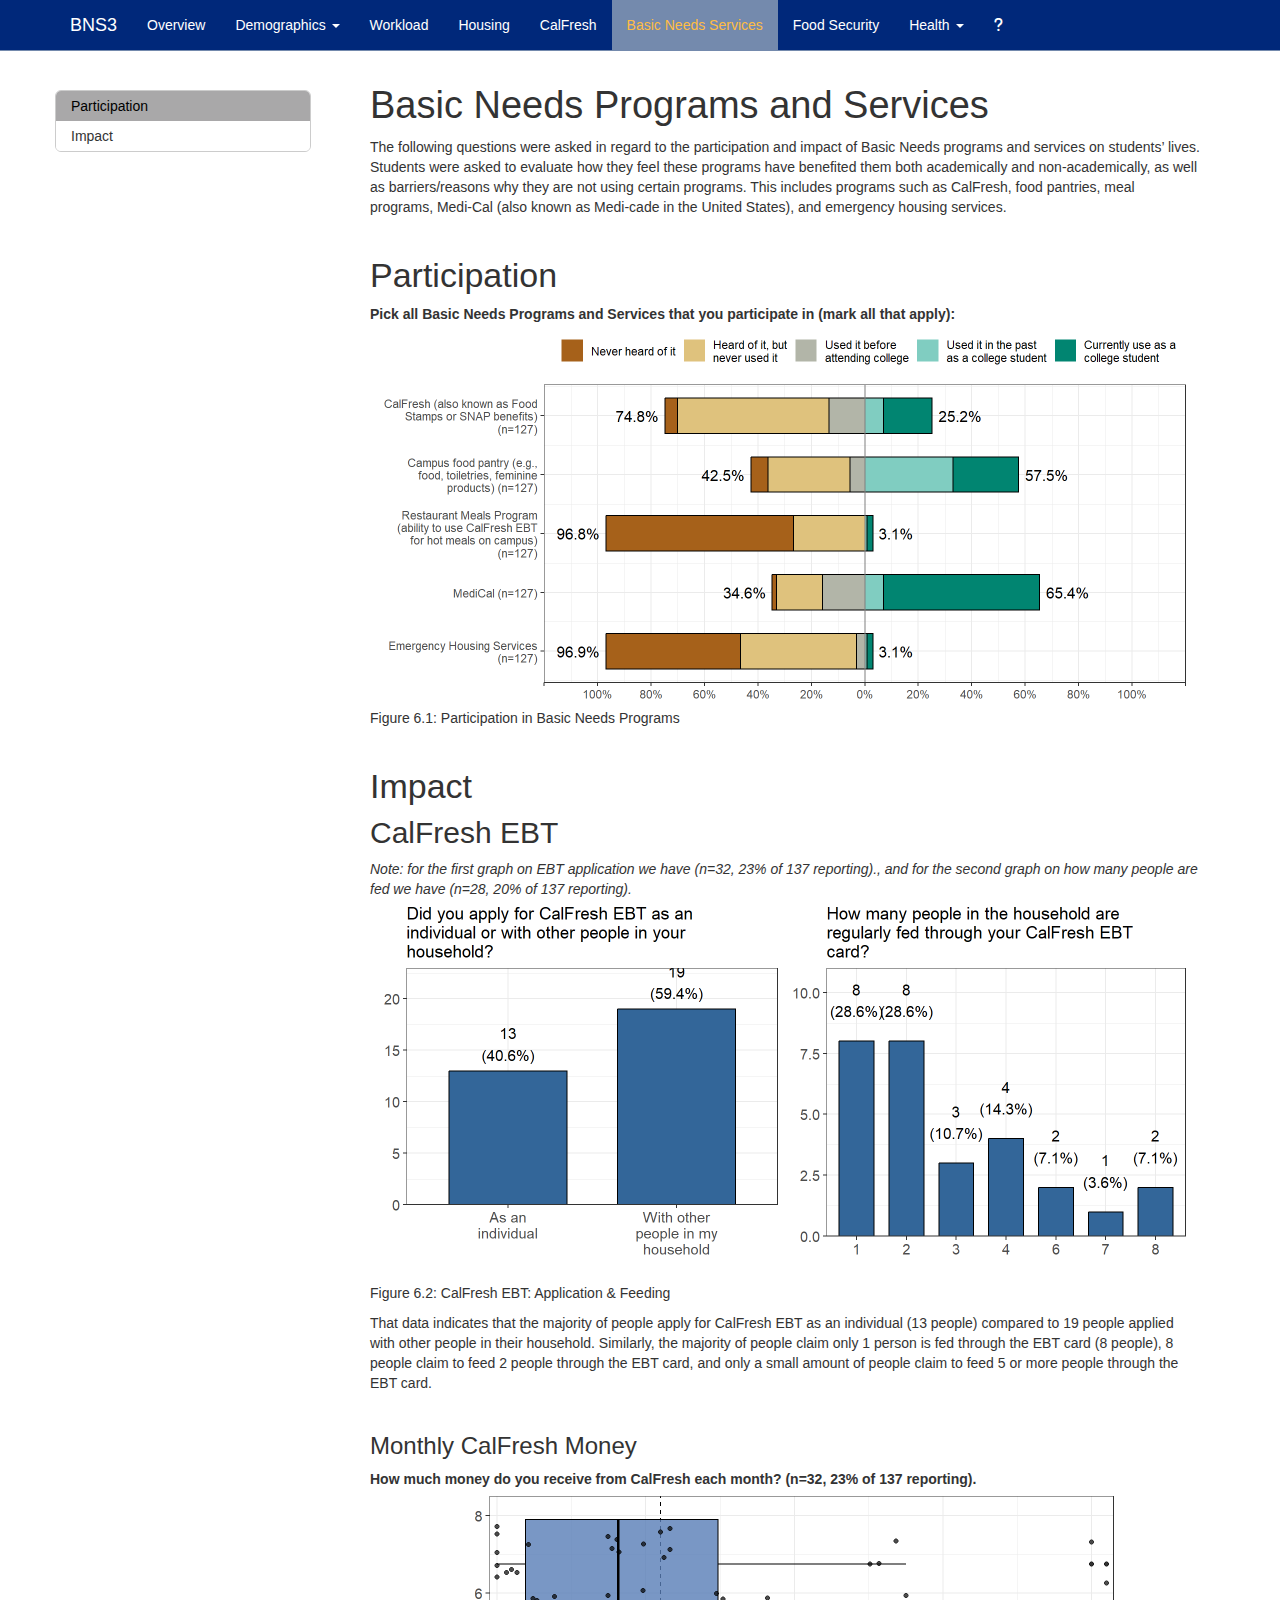
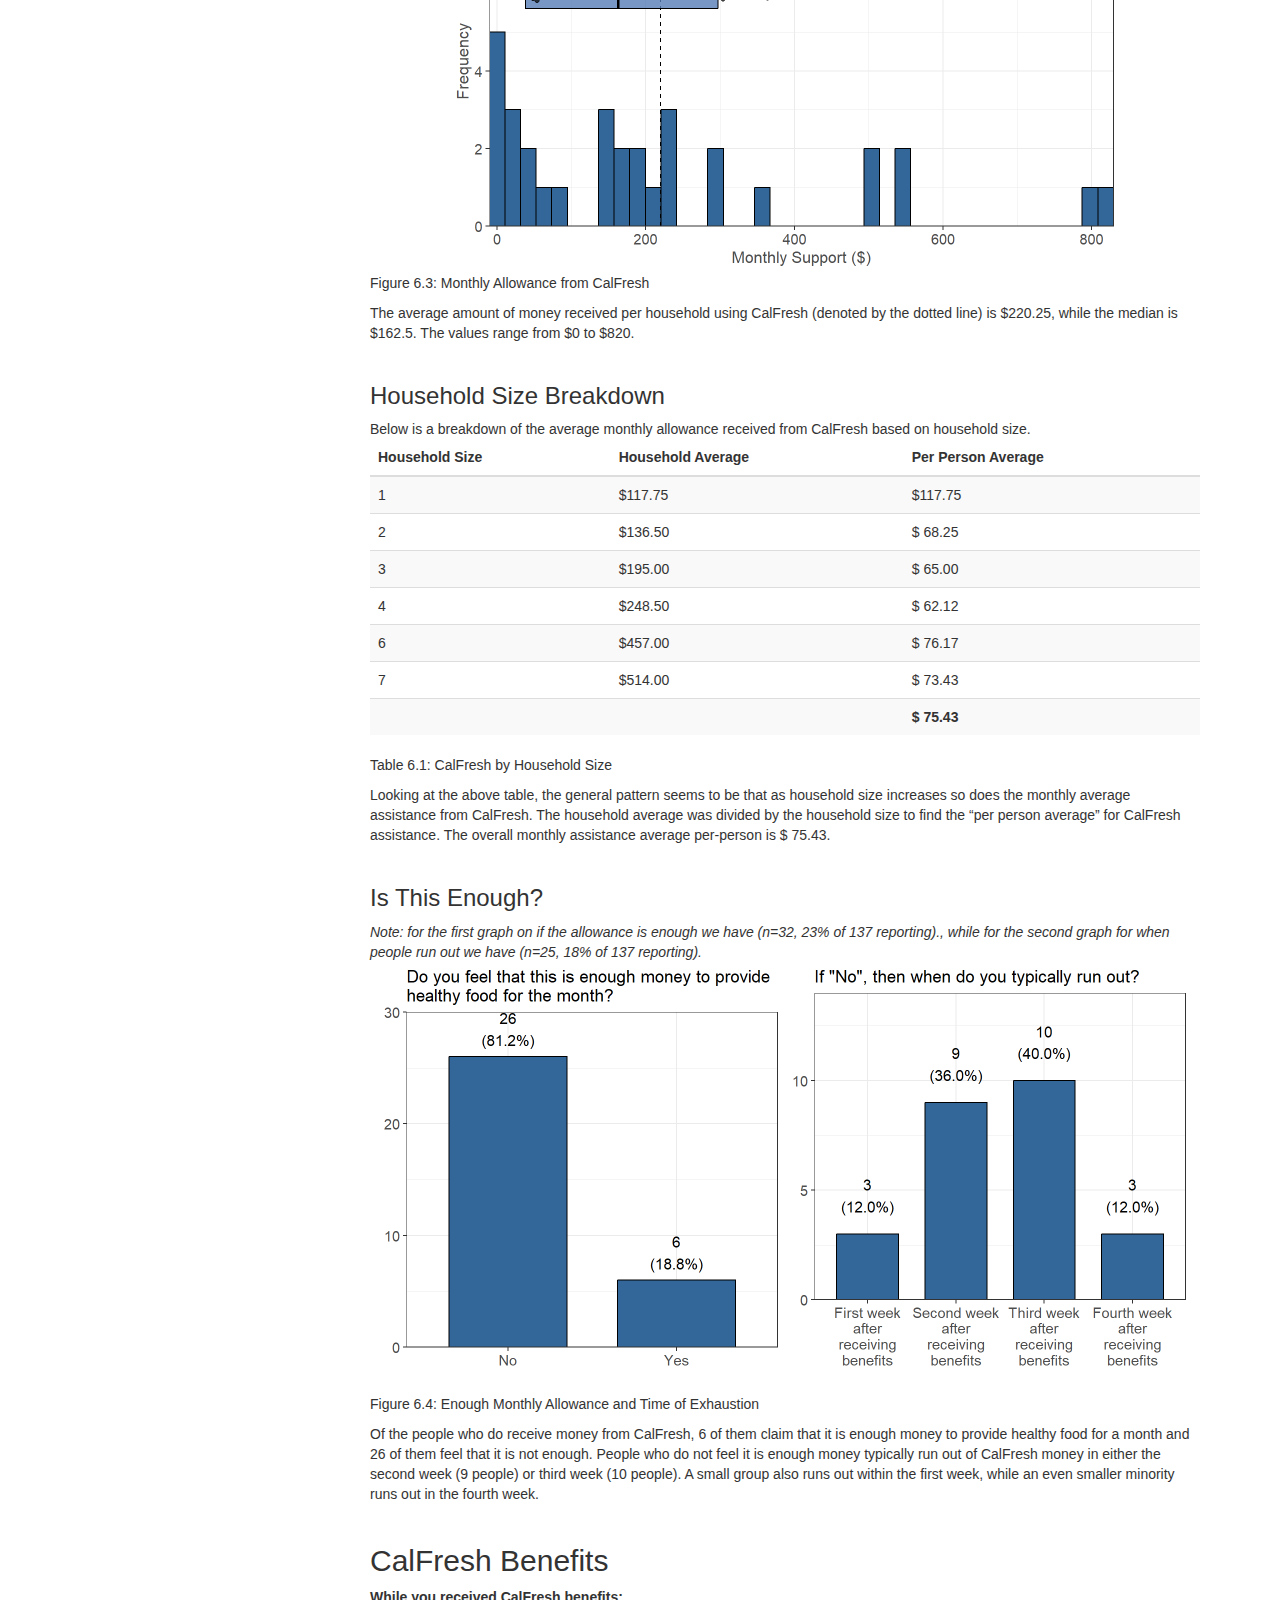
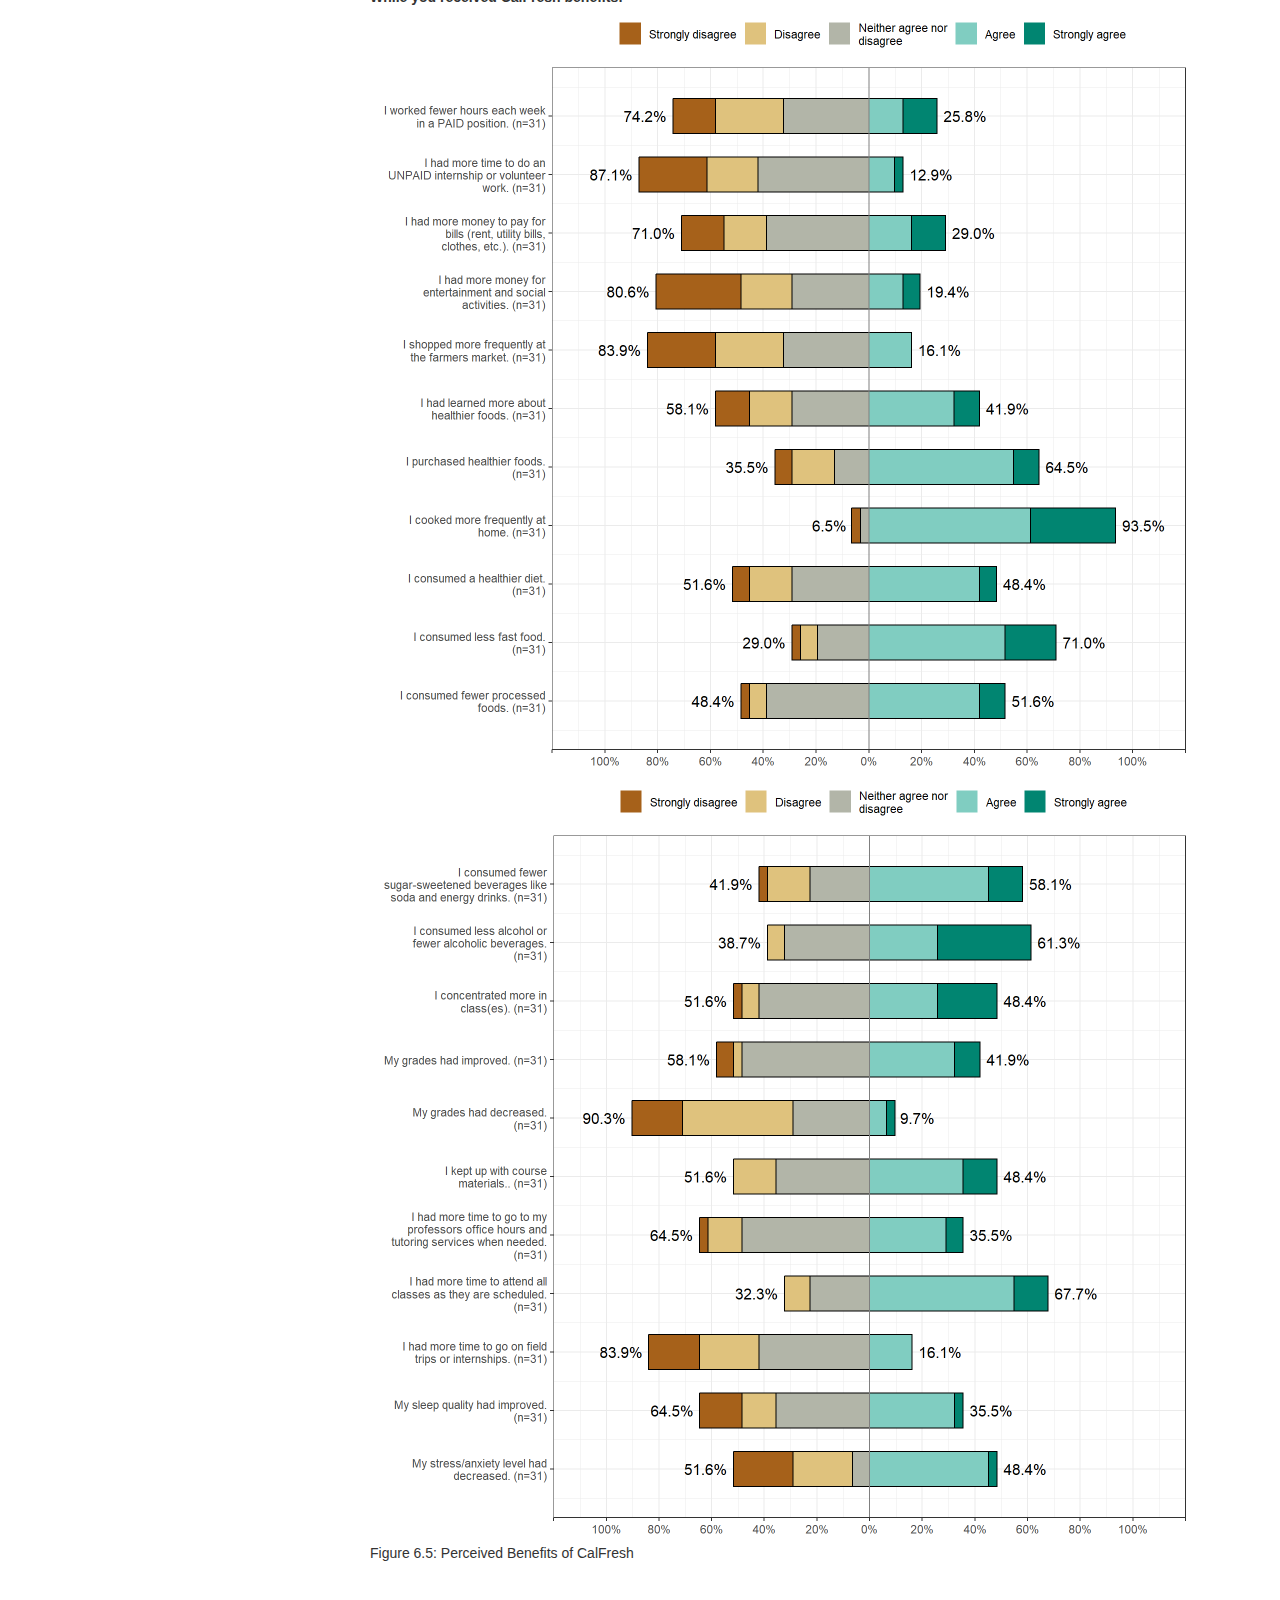
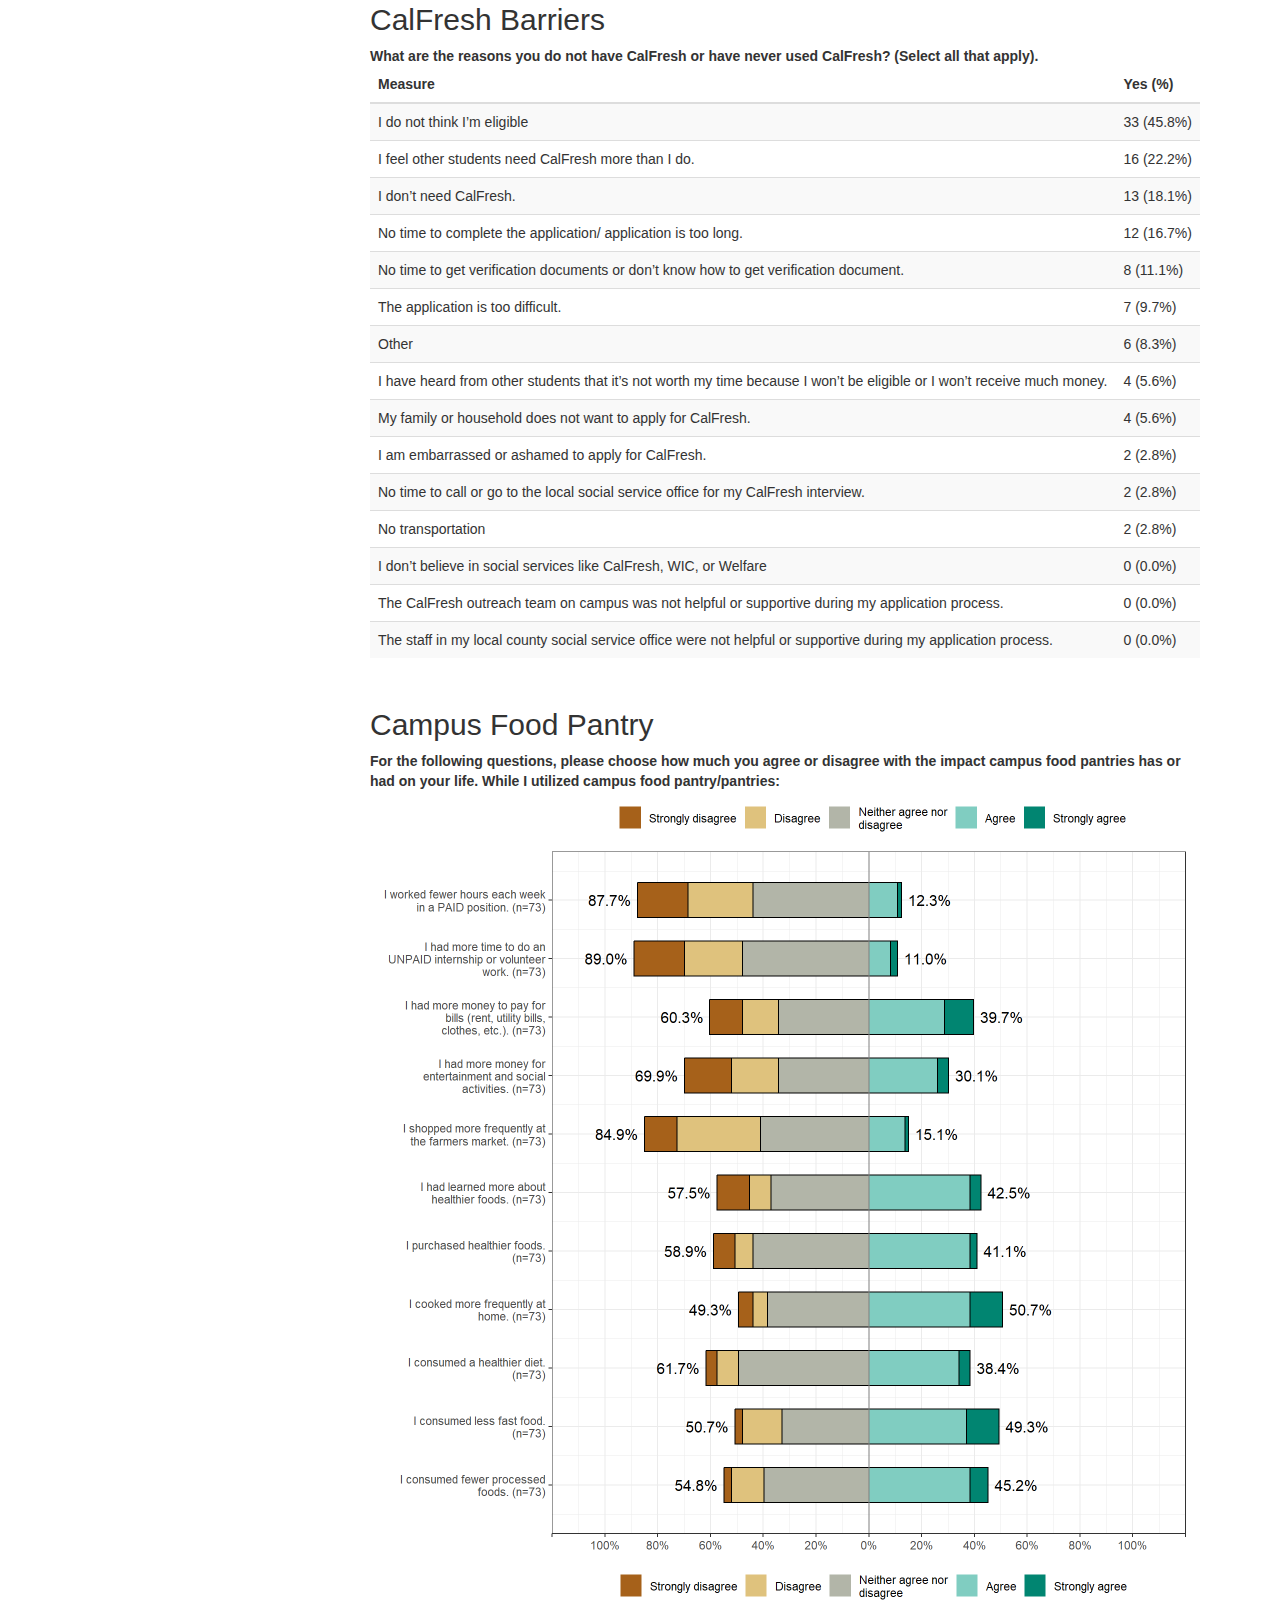
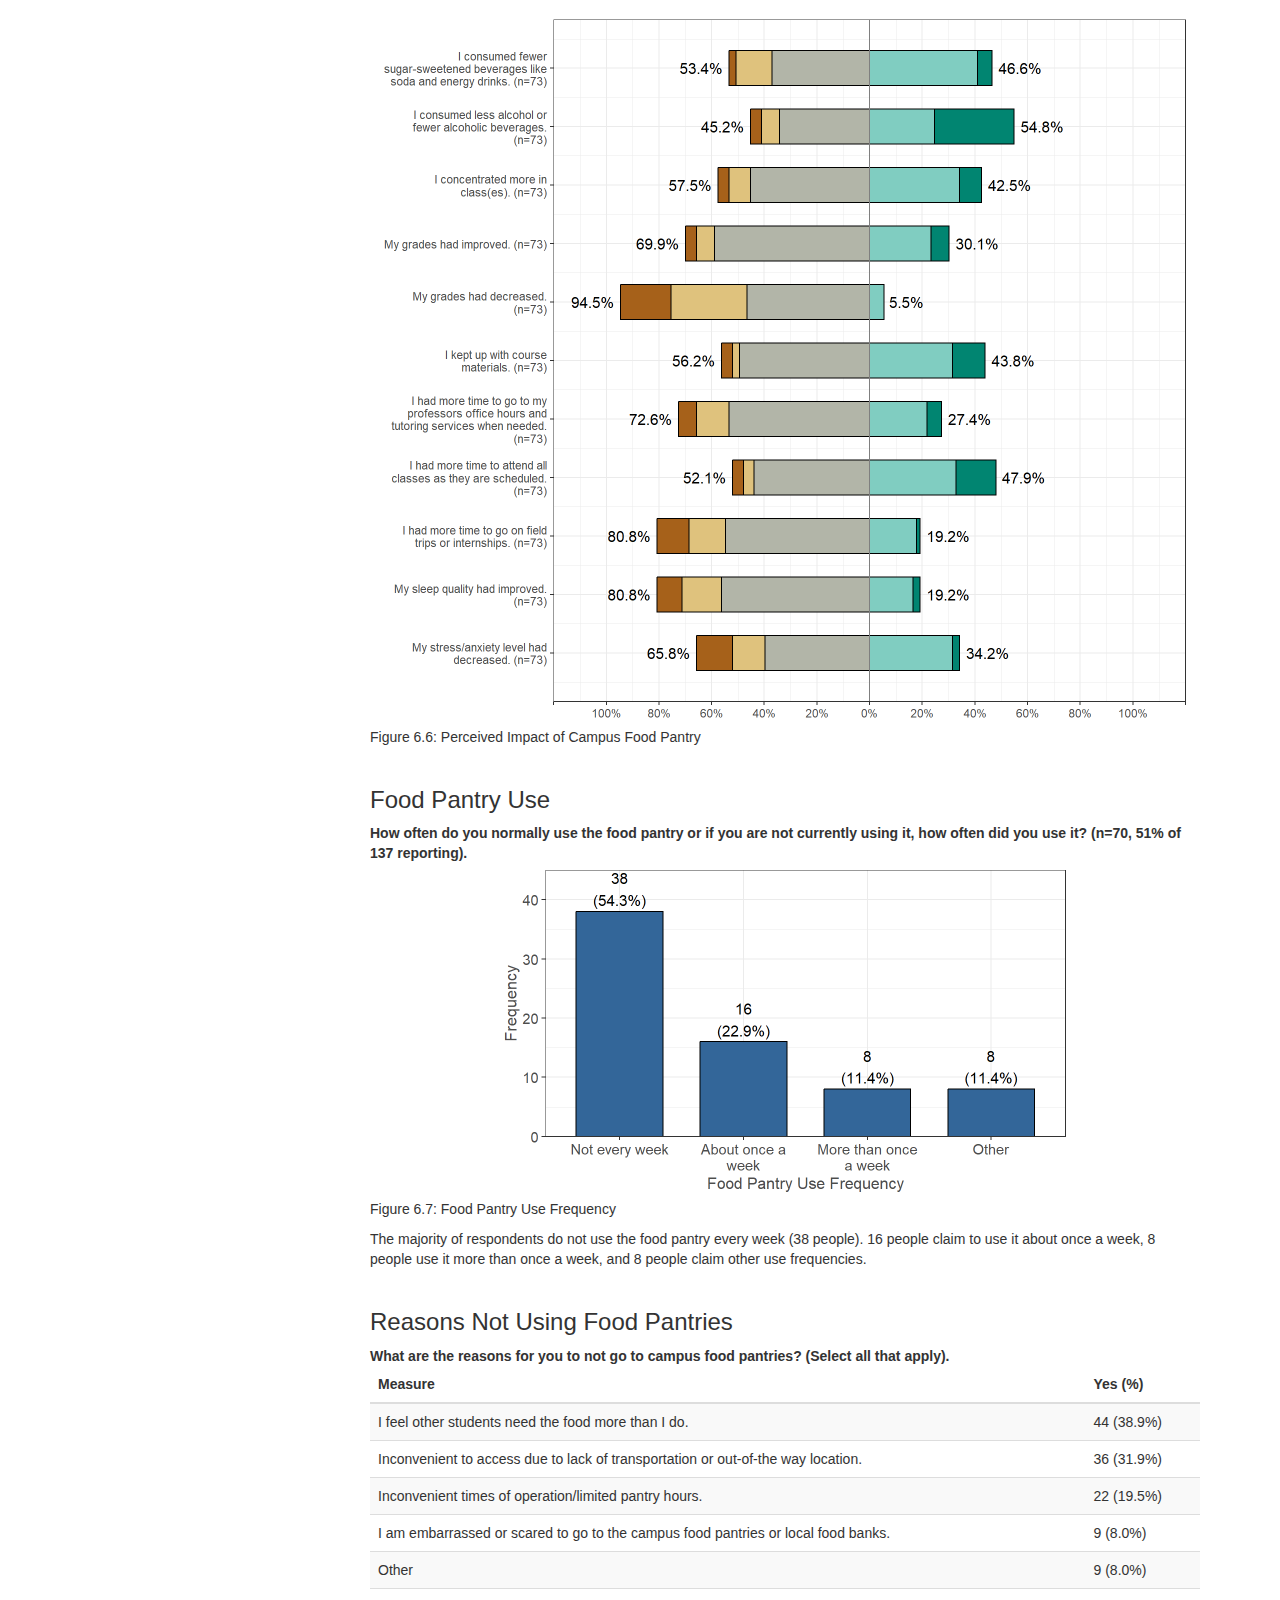
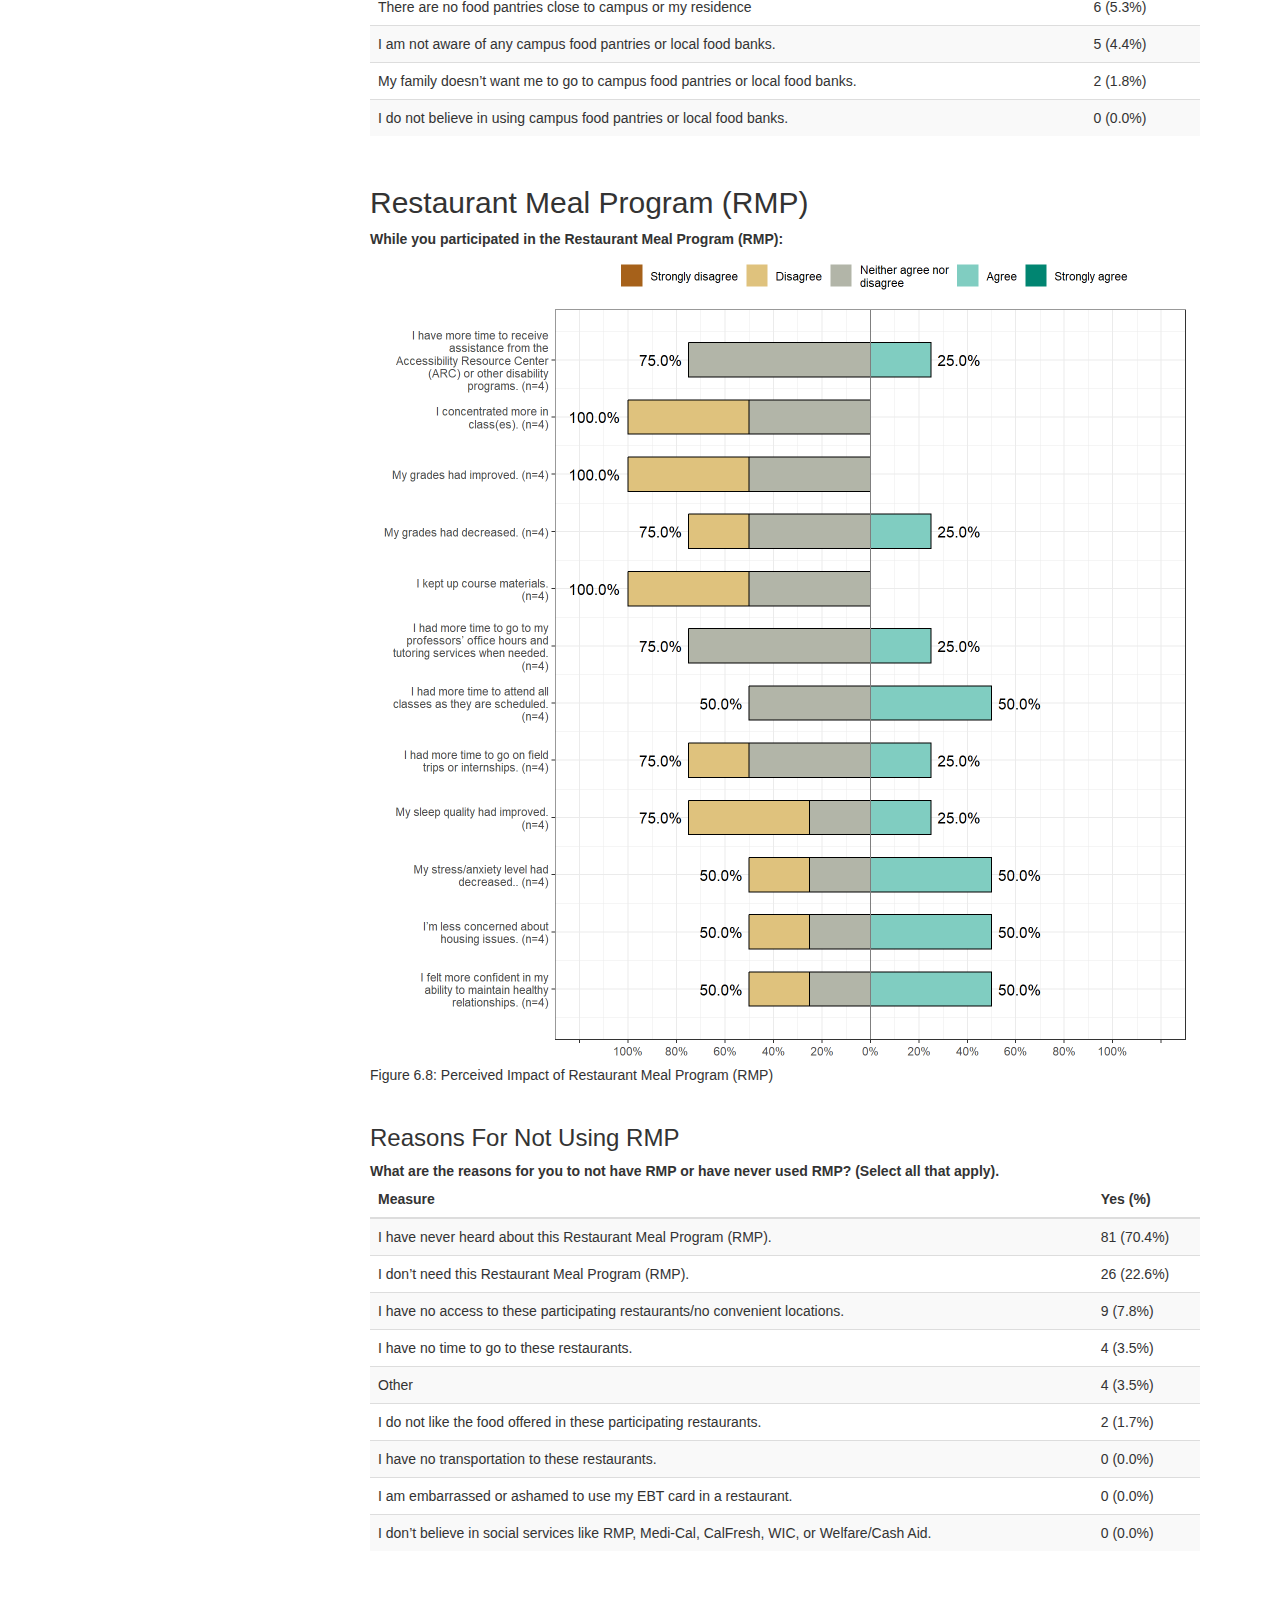
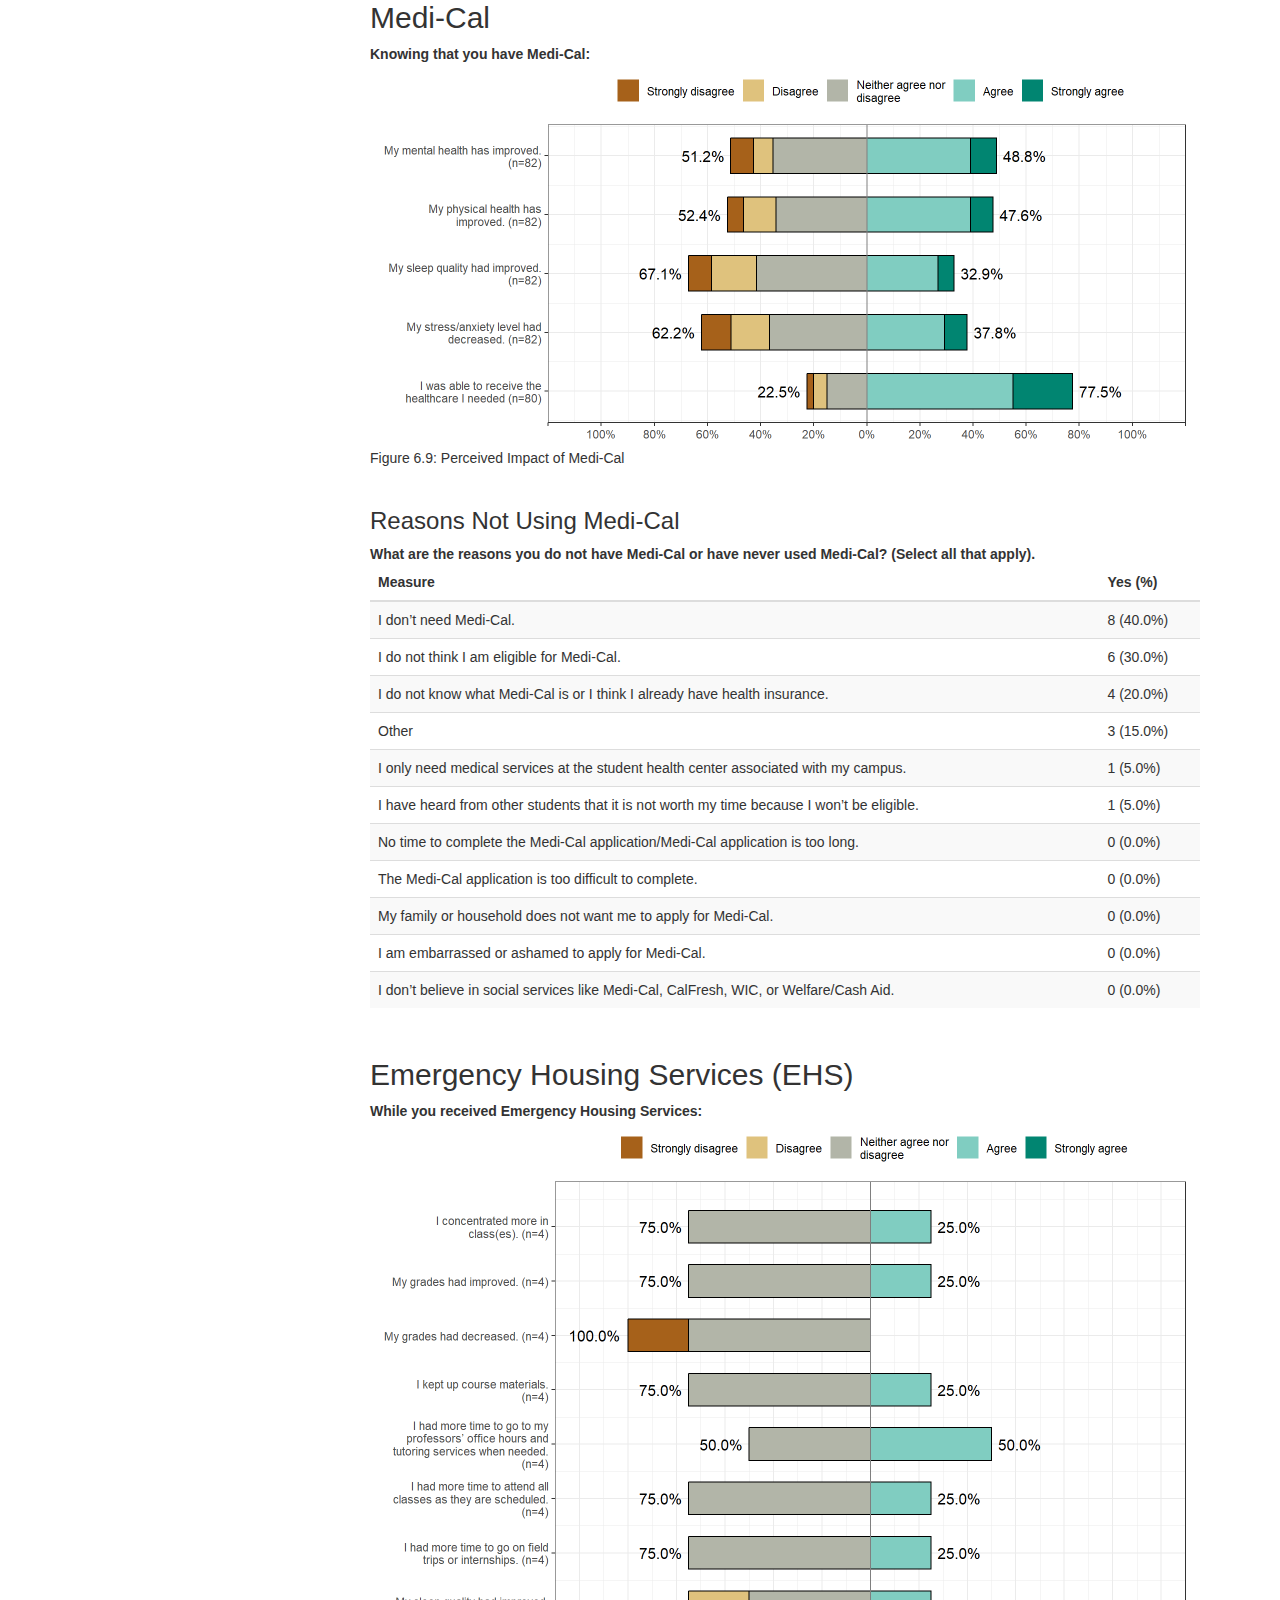
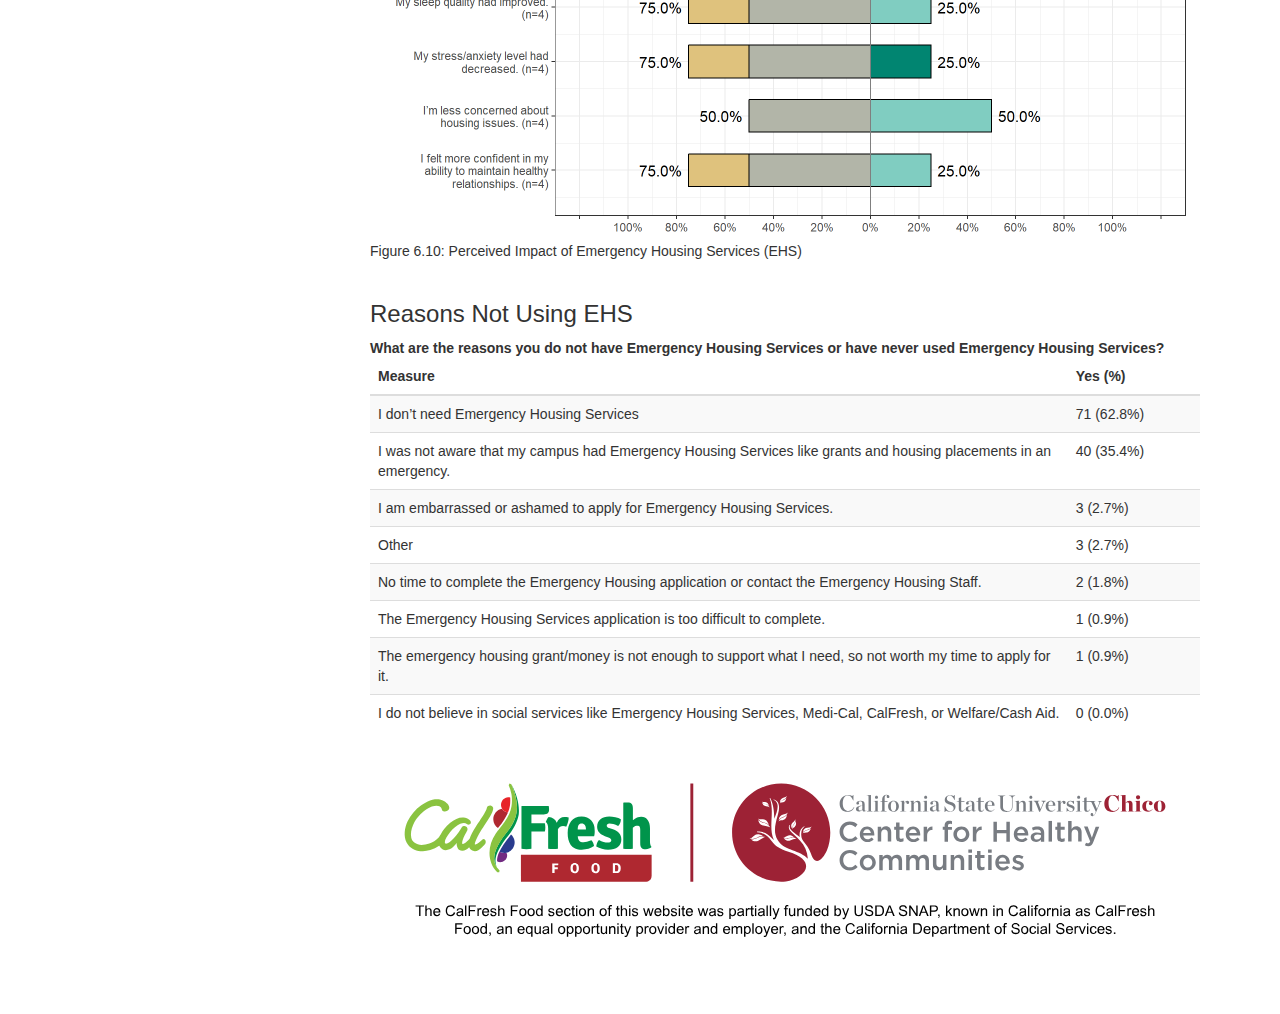
<file: Basic_Needs.html>
<!DOCTYPE html>

<html>

<head>

<meta charset="utf-8" />
<meta name="generator" content="pandoc" />
<meta http-equiv="X-UA-Compatible" content="IE=EDGE" />




<title>Basic Needs Programs and Services</title>

<script src="site_libs/header-attrs-2.25/header-attrs.js"></script>
<script src="site_libs/jquery-3.6.0/jquery-3.6.0.min.js"></script>
<meta name="viewport" content="width=device-width, initial-scale=1" />
<link href="site_libs/bootstrap-3.3.5/css/bootstrap.min.css" rel="stylesheet" />
<script src="site_libs/bootstrap-3.3.5/js/bootstrap.min.js"></script>
<script src="site_libs/bootstrap-3.3.5/shim/html5shiv.min.js"></script>
<script src="site_libs/bootstrap-3.3.5/shim/respond.min.js"></script>
<style>h1 {font-size: 34px;}
       h1.title {font-size: 38px;}
       h2 {font-size: 30px;}
       h3 {font-size: 24px;}
       h4 {font-size: 18px;}
       h5 {font-size: 16px;}
       h6 {font-size: 12px;}
       code {color: inherit; background-color: rgba(0, 0, 0, 0.04);}
       pre:not([class]) { background-color: white }</style>
<script src="site_libs/jqueryui-1.13.2/jquery-ui.min.js"></script>
<link href="site_libs/tocify-1.9.1/jquery.tocify.css" rel="stylesheet" />
<script src="site_libs/tocify-1.9.1/jquery.tocify.js"></script>
<script src="site_libs/navigation-1.1/tabsets.js"></script>
<script src="site_libs/kePrint-0.0.1/kePrint.js"></script>
<link href="site_libs/lightable-0.0.1/lightable.css" rel="stylesheet" />
<link href="site_libs/font-awesome-6.4.2/css/all.min.css" rel="stylesheet" />
<link href="site_libs/font-awesome-6.4.2/css/v4-shims.min.css" rel="stylesheet" />

<style type="text/css">
  code{white-space: pre-wrap;}
  span.smallcaps{font-variant: small-caps;}
  span.underline{text-decoration: underline;}
  div.column{display: inline-block; vertical-align: top; width: 50%;}
  div.hanging-indent{margin-left: 1.5em; text-indent: -1.5em;}
  ul.task-list{list-style: none;}
    </style>







<link rel="stylesheet" href="styles.css" type="text/css" />



<style type = "text/css">
.main-container {
  max-width: 940px;
  margin-left: auto;
  margin-right: auto;
}
img {
  max-width:100%;
}
.tabbed-pane {
  padding-top: 12px;
}
.html-widget {
  margin-bottom: 20px;
}
button.code-folding-btn:focus {
  outline: none;
}
summary {
  display: list-item;
}
details > summary > p:only-child {
  display: inline;
}
pre code {
  padding: 0;
}
</style>


<style type="text/css">
.dropdown-submenu {
  position: relative;
}
.dropdown-submenu>.dropdown-menu {
  top: 0;
  left: 100%;
  margin-top: -6px;
  margin-left: -1px;
  border-radius: 0 6px 6px 6px;
}
.dropdown-submenu:hover>.dropdown-menu {
  display: block;
}
.dropdown-submenu>a:after {
  display: block;
  content: " ";
  float: right;
  width: 0;
  height: 0;
  border-color: transparent;
  border-style: solid;
  border-width: 5px 0 5px 5px;
  border-left-color: #cccccc;
  margin-top: 5px;
  margin-right: -10px;
}
.dropdown-submenu:hover>a:after {
  border-left-color: #adb5bd;
}
.dropdown-submenu.pull-left {
  float: none;
}
.dropdown-submenu.pull-left>.dropdown-menu {
  left: -100%;
  margin-left: 10px;
  border-radius: 6px 0 6px 6px;
}
</style>

<script type="text/javascript">
// manage active state of menu based on current page
$(document).ready(function () {
  // active menu anchor
  href = window.location.pathname
  href = href.substr(href.lastIndexOf('/') + 1)
  if (href === "")
    href = "index.html";
  var menuAnchor = $('a[href="' + href + '"]');

  // mark the anchor link active (and if it's in a dropdown, also mark that active)
  var dropdown = menuAnchor.closest('li.dropdown');
  if (window.bootstrap) { // Bootstrap 4+
    menuAnchor.addClass('active');
    dropdown.find('> .dropdown-toggle').addClass('active');
  } else { // Bootstrap 3
    menuAnchor.parent().addClass('active');
    dropdown.addClass('active');
  }

  // Navbar adjustments
  var navHeight = $(".navbar").first().height() + 15;
  var style = document.createElement('style');
  var pt = "padding-top: " + navHeight + "px; ";
  var mt = "margin-top: -" + navHeight + "px; ";
  var css = "";
  // offset scroll position for anchor links (for fixed navbar)
  for (var i = 1; i <= 6; i++) {
    css += ".section h" + i + "{ " + pt + mt + "}\n";
  }
  style.innerHTML = "body {" + pt + "padding-bottom: 40px; }\n" + css;
  document.head.appendChild(style);
});
</script>

<!-- tabsets -->

<style type="text/css">
.tabset-dropdown > .nav-tabs {
  display: inline-table;
  max-height: 500px;
  min-height: 44px;
  overflow-y: auto;
  border: 1px solid #ddd;
  border-radius: 4px;
}

.tabset-dropdown > .nav-tabs > li.active:before, .tabset-dropdown > .nav-tabs.nav-tabs-open:before {
  content: "\e259";
  font-family: 'Glyphicons Halflings';
  display: inline-block;
  padding: 10px;
  border-right: 1px solid #ddd;
}

.tabset-dropdown > .nav-tabs.nav-tabs-open > li.active:before {
  content: "\e258";
  font-family: 'Glyphicons Halflings';
  border: none;
}

.tabset-dropdown > .nav-tabs > li.active {
  display: block;
}

.tabset-dropdown > .nav-tabs > li > a,
.tabset-dropdown > .nav-tabs > li > a:focus,
.tabset-dropdown > .nav-tabs > li > a:hover {
  border: none;
  display: inline-block;
  border-radius: 4px;
  background-color: transparent;
}

.tabset-dropdown > .nav-tabs.nav-tabs-open > li {
  display: block;
  float: none;
}

.tabset-dropdown > .nav-tabs > li {
  display: none;
}
</style>

<!-- code folding -->



<style type="text/css">

#TOC {
  margin: 25px 0px 20px 0px;
}
@media (max-width: 768px) {
#TOC {
  position: relative;
  width: 100%;
}
}

@media print {
.toc-content {
  /* see https://github.com/w3c/csswg-drafts/issues/4434 */
  float: right;
}
}

.toc-content {
  padding-left: 30px;
  padding-right: 40px;
}

div.main-container {
  max-width: 1200px;
}

div.tocify {
  width: 20%;
  max-width: 260px;
  max-height: 85%;
}

@media (min-width: 768px) and (max-width: 991px) {
  div.tocify {
    width: 25%;
  }
}

@media (max-width: 767px) {
  div.tocify {
    width: 100%;
    max-width: none;
  }
}

.tocify ul, .tocify li {
  line-height: 20px;
}

.tocify-subheader .tocify-item {
  font-size: 0.90em;
}

.tocify .list-group-item {
  border-radius: 0px;
}


</style>



</head>

<body>


<div class="container-fluid main-container">


<!-- setup 3col/9col grid for toc_float and main content  -->
<div class="row">
<div class="col-xs-12 col-sm-4 col-md-3">
<div id="TOC" class="tocify">
</div>
</div>

<div class="toc-content col-xs-12 col-sm-8 col-md-9">




<div class="navbar navbar-default  navbar-fixed-top" role="navigation">
  <div class="container">
    <div class="navbar-header">
      <button type="button" class="navbar-toggle collapsed" data-toggle="collapse" data-bs-toggle="collapse" data-target="#navbar" data-bs-target="#navbar">
        <span class="icon-bar"></span>
        <span class="icon-bar"></span>
        <span class="icon-bar"></span>
      </button>
      <a class="navbar-brand" href="index.html">BNS3</a>
    </div>
    <div id="navbar" class="navbar-collapse collapse">
      <ul class="nav navbar-nav">
        <li>
  <a href="index.html">Overview</a>
</li>
<li class="dropdown">
  <a href="#" class="dropdown-toggle" data-toggle="dropdown" role="button" data-bs-toggle="dropdown" aria-expanded="false">
    Demographics
     
    <span class="caret"></span>
  </a>
  <ul class="dropdown-menu" role="menu">
    <li>
      <a href="Personal_Demo.html">Personal Demographics</a>
    </li>
    <li>
      <a href="Student_Demo.html">Student Demographics</a>
    </li>
  </ul>
</li>
<li>
  <a href="Workload.html">Workload</a>
</li>
<li>
  <a href="Housing.html">Housing</a>
</li>
<li>
  <a href="CalFresh.html">CalFresh</a>
</li>
<li>
  <a href="Basic_Needs.html">Basic Needs Services</a>
</li>
<li>
  <a href="Food_Security.html">Food Security</a>
</li>
<li class="dropdown">
  <a href="#" class="dropdown-toggle" data-toggle="dropdown" role="button" data-bs-toggle="dropdown" aria-expanded="false">
    Health
     
    <span class="caret"></span>
  </a>
  <ul class="dropdown-menu" role="menu">
    <li>
      <a href="Eating_Habits.html">Eating Habits</a>
    </li>
    <li>
      <a href="Physical_Activity.html">Physical Activity</a>
    </li>
    <li>
      <a href="Sleep.html">Sleep</a>
    </li>
    <li>
      <a href="Mental_Health.html">Mental Health</a>
    </li>
  </ul>
</li>
<li>
  <a href="Instructions.html">
    <span class="fa fa-question"></span>
     
  </a>
</li>
      </ul>
      <ul class="nav navbar-nav navbar-right">
        
      </ul>
    </div><!--/.nav-collapse -->
  </div><!--/.container -->
</div><!--/.navbar -->

<div id="header">



<h1 class="title toc-ignore">Basic Needs Programs and Services</h1>

</div>


<p>The following questions were asked in regard to the participation and
impact of Basic Needs programs and services on students’ lives. Students
were asked to evaluate how they feel these programs have benefited them
both academically and non-academically, as well as barriers/reasons why
they are not using certain programs. This includes programs such as
CalFresh, food pantries, meal programs, Medi-Cal (also known as
Medi-cade in the United States), and emergency housing services.</p>
<p><br></p>
<div id="participation" class="section level1">
<h1>Participation</h1>
<p><strong>Pick all Basic Needs Programs and Services that you
participate in (mark all that apply):</strong>
<img src="Basic_Needs_files/figure-html/unnamed-chunk-2-1.png" width="816" style="display: block; margin: auto;" />
Figure 6.1: Participation in Basic Needs Programs</p>
<p><br></p>
</div>
<div id="impact" class="section level1">
<h1>Impact</h1>
<div id="calfresh-ebt" class="section level2">
<h2>CalFresh EBT</h2>
<p><em>Note: for the first graph on EBT application we have (n=32, 23%
of 137 reporting)., and for the second graph on how many people are fed
we have (n=28, 20% of 137 reporting).</em>
<img src="Basic_Needs_files/figure-html/unnamed-chunk-3-1.png" width="816" style="display: block; margin: auto;" />
Figure 6.2: CalFresh EBT: Application &amp; Feeding</p>
<p>That data indicates that the majority of people apply for CalFresh
EBT as an individual (13 people) compared to 19 people applied with
other people in their household. Similarly, the majority of people claim
only 1 person is fed through the EBT card (8 people), 8 people claim to
feed 2 people through the EBT card, and only a small amount of people
claim to feed 5 or more people through the EBT card.</p>
<p><br></p>
<div id="monthly-calfresh-money" class="section level3">
<h3>Monthly CalFresh Money</h3>
<p><strong>How much money do you receive from CalFresh each month?
(n=32, 23% of 137 reporting).</strong>
<img src="Basic_Needs_files/figure-html/unnamed-chunk-4-1.png" width="672" style="display: block; margin: auto;" />
Figure 6.3: Monthly Allowance from CalFresh</p>
<p>The average amount of money received per household using CalFresh
(denoted by the dotted line) is $220.25, while the median is $162.5. The
values range from $0 to $820.</p>
<p><br></p>
</div>
<div id="household-size-breakdown" class="section level3">
<h3>Household Size Breakdown</h3>
Below is a breakdown of the average monthly allowance received from
CalFresh based on household size.
<table class="table table-striped" style="margin-left: auto; margin-right: auto;">
<thead>
<tr>
<th style="text-align:left;">
Household Size
</th>
<th style="text-align:left;">
Household Average
</th>
<th style="text-align:left;">
Per Person Average
</th>
</tr>
</thead>
<tbody>
<tr>
<td style="text-align:left;">
1
</td>
<td style="text-align:left;">
$117.75
</td>
<td style="text-align:left;">
$117.75
</td>
</tr>
<tr>
<td style="text-align:left;">
2
</td>
<td style="text-align:left;">
$136.50
</td>
<td style="text-align:left;">
$ 68.25
</td>
</tr>
<tr>
<td style="text-align:left;">
3
</td>
<td style="text-align:left;">
$195.00
</td>
<td style="text-align:left;">
$ 65.00
</td>
</tr>
<tr>
<td style="text-align:left;">
4
</td>
<td style="text-align:left;">
$248.50
</td>
<td style="text-align:left;">
$ 62.12
</td>
</tr>
<tr>
<td style="text-align:left;">
6
</td>
<td style="text-align:left;">
$457.00
</td>
<td style="text-align:left;">
$ 76.17
</td>
</tr>
<tr>
<td style="text-align:left;">
7
</td>
<td style="text-align:left;">
$514.00
</td>
<td style="text-align:left;">
$ 73.43
</td>
</tr>
<tr>
<td style="text-align:left;font-weight: bold;">
</td>
<td style="text-align:left;font-weight: bold;">
</td>
<td style="text-align:left;font-weight: bold;">
$ 75.43
</td>
</tr>
</tbody>
</table>
<p>Table 6.1: CalFresh by Household Size</p>
<p>Looking at the above table, the general pattern seems to be that as
household size increases so does the monthly average assistance from
CalFresh. The household average was divided by the household size to
find the “per person average” for CalFresh assistance. The overall
monthly assistance average per-person is $ 75.43.</p>
<p><br></p>
</div>
<div id="is-this-enough" class="section level3">
<h3>Is This Enough?</h3>
<p><em>Note: for the first graph on if the allowance is enough we have
(n=32, 23% of 137 reporting)., while for the second graph for when
people run out we have (n=25, 18% of 137 reporting).</em>
<img src="Basic_Needs_files/figure-html/unnamed-chunk-6-1.png" width="816" style="display: block; margin: auto;" />
Figure 6.4: Enough Monthly Allowance and Time of Exhaustion</p>
<p>Of the people who do receive money from CalFresh, 6 of them claim
that it is enough money to provide healthy food for a month and 26 of
them feel that it is not enough. People who do not feel it is enough
money typically run out of CalFresh money in either the second week (9
people) or third week (10 people). A small group also runs out within
the first week, while an even smaller minority runs out in the fourth
week.</p>
<p><br></p>
</div>
</div>
<div id="calfresh-benefits" class="section level2">
<h2>CalFresh Benefits</h2>
<p><strong>While you received CalFresh benefits:</strong>
<img src="Basic_Needs_files/figure-html/unnamed-chunk-7-1.png" width="816" style="display: block; margin: auto;" /><img src="Basic_Needs_files/figure-html/unnamed-chunk-7-2.png" width="816" style="display: block; margin: auto;" />
Figure 6.5: Perceived Benefits of CalFresh</p>
<p><br></p>
</div>
<div id="calfresh-barriers" class="section level2">
<h2>CalFresh Barriers</h2>
<strong>What are the reasons you do not have CalFresh or have never used
CalFresh? (Select all that apply).</strong>
<table class="table table-striped" style="margin-left: auto; margin-right: auto;">
<thead>
<tr>
<th style="text-align:left;">
Measure
</th>
<th style="text-align:left;">
Yes (%)
</th>
</tr>
</thead>
<tbody>
<tr>
<td style="text-align:left;">
I do not think I’m eligible
</td>
<td style="text-align:left;">
33 (45.8%)
</td>
</tr>
<tr>
<td style="text-align:left;">
I feel other students need CalFresh more than I do.
</td>
<td style="text-align:left;">
16 (22.2%)
</td>
</tr>
<tr>
<td style="text-align:left;">
I don’t need CalFresh.
</td>
<td style="text-align:left;">
13 (18.1%)
</td>
</tr>
<tr>
<td style="text-align:left;">
No time to complete the application/ application is too long.
</td>
<td style="text-align:left;">
12 (16.7%)
</td>
</tr>
<tr>
<td style="text-align:left;">
No time to get verification documents or don’t know how to get
verification document.
</td>
<td style="text-align:left;">
8 (11.1%)
</td>
</tr>
<tr>
<td style="text-align:left;">
The application is too difficult.
</td>
<td style="text-align:left;">
7 (9.7%)
</td>
</tr>
<tr>
<td style="text-align:left;">
Other
</td>
<td style="text-align:left;">
6 (8.3%)
</td>
</tr>
<tr>
<td style="text-align:left;">
I have heard from other students that it’s not worth my time because I
won’t be eligible or I won’t receive much money.
</td>
<td style="text-align:left;">
4 (5.6%)
</td>
</tr>
<tr>
<td style="text-align:left;">
My family or household does not want to apply for CalFresh.
</td>
<td style="text-align:left;">
4 (5.6%)
</td>
</tr>
<tr>
<td style="text-align:left;">
I am embarrassed or ashamed to apply for CalFresh.
</td>
<td style="text-align:left;">
2 (2.8%)
</td>
</tr>
<tr>
<td style="text-align:left;">
No time to call or go to the local social service office for my CalFresh
interview.
</td>
<td style="text-align:left;">
2 (2.8%)
</td>
</tr>
<tr>
<td style="text-align:left;">
No transportation
</td>
<td style="text-align:left;">
2 (2.8%)
</td>
</tr>
<tr>
<td style="text-align:left;">
I don’t believe in social services like CalFresh, WIC, or Welfare
</td>
<td style="text-align:left;">
0 (0.0%)
</td>
</tr>
<tr>
<td style="text-align:left;">
The CalFresh outreach team on campus was not helpful or supportive
during my application process.
</td>
<td style="text-align:left;">
0 (0.0%)
</td>
</tr>
<tr>
<td style="text-align:left;">
The staff in my local county social service office were not helpful or
supportive during my application process.
</td>
<td style="text-align:left;">
0 (0.0%)
</td>
</tr>
</tbody>
</table>
<p><br></p>
</div>
<div id="campus-food-pantry" class="section level2">
<h2>Campus Food Pantry</h2>
<p><strong>For the following questions, please choose how much you agree
or disagree with the impact campus food pantries has or had on your
life. While I utilized campus food pantry/pantries:</strong>
<img src="Basic_Needs_files/figure-html/unnamed-chunk-9-1.png" width="816" style="display: block; margin: auto;" /><img src="Basic_Needs_files/figure-html/unnamed-chunk-9-2.png" width="816" style="display: block; margin: auto;" />
Figure 6.6: Perceived Impact of Campus Food Pantry</p>
<p><br></p>
<div id="food-pantry-use" class="section level3">
<h3>Food Pantry Use</h3>
<p><strong>How often do you normally use the food pantry or if you are
not currently using it, how often did you use it? (n=70, 51% of 137
reporting).</strong>
<img src="Basic_Needs_files/figure-html/unnamed-chunk-10-1.png" width="576" style="display: block; margin: auto;" />
Figure 6.7: Food Pantry Use Frequency</p>
<p>The majority of respondents do not use the food pantry every week (38
people). 16 people claim to use it about once a week, 8 people use it
more than once a week, and 8 people claim other use frequencies.</p>
<p><br></p>
</div>
<div id="reasons-not-using-food-pantries" class="section level3">
<h3>Reasons Not Using Food Pantries</h3>
<strong>What are the reasons for you to not go to campus food pantries?
(Select all that apply).</strong>
<table class="table table-striped" style="margin-left: auto; margin-right: auto;">
<thead>
<tr>
<th style="text-align:left;">
Measure
</th>
<th style="text-align:left;">
Yes (%)
</th>
</tr>
</thead>
<tbody>
<tr>
<td style="text-align:left;">
I feel other students need the food more than I do.
</td>
<td style="text-align:left;">
44 (38.9%)
</td>
</tr>
<tr>
<td style="text-align:left;">
Inconvenient to access due to lack of transportation or out-of-the way
location.
</td>
<td style="text-align:left;">
36 (31.9%)
</td>
</tr>
<tr>
<td style="text-align:left;">
Inconvenient times of operation/limited pantry hours.
</td>
<td style="text-align:left;">
22 (19.5%)
</td>
</tr>
<tr>
<td style="text-align:left;">
I am embarrassed or scared to go to the campus food pantries or local
food banks.
</td>
<td style="text-align:left;">
9 (8.0%)
</td>
</tr>
<tr>
<td style="text-align:left;">
Other
</td>
<td style="text-align:left;">
9 (8.0%)
</td>
</tr>
<tr>
<td style="text-align:left;">
There are no food pantries close to campus or my residence
</td>
<td style="text-align:left;">
6 (5.3%)
</td>
</tr>
<tr>
<td style="text-align:left;">
I am not aware of any campus food pantries or local food banks.
</td>
<td style="text-align:left;">
5 (4.4%)
</td>
</tr>
<tr>
<td style="text-align:left;">
My family doesn’t want me to go to campus food pantries or local food
banks.
</td>
<td style="text-align:left;">
2 (1.8%)
</td>
</tr>
<tr>
<td style="text-align:left;">
I do not believe in using campus food pantries or local food banks.
</td>
<td style="text-align:left;">
0 (0.0%)
</td>
</tr>
</tbody>
</table>
<p><br></p>
</div>
</div>
<div id="restaurant-meal-program-rmp" class="section level2">
<h2>Restaurant Meal Program (RMP)</h2>
<p><strong>While you participated in the Restaurant Meal Program
(RMP):</strong>
<img src="Basic_Needs_files/figure-html/unnamed-chunk-12-1.png" width="816" style="display: block; margin: auto;" />
Figure 6.8: Perceived Impact of Restaurant Meal Program (RMP)</p>
<p><br></p>
<div id="reasons-for-not-using-rmp" class="section level3">
<h3>Reasons For Not Using RMP</h3>
<strong>What are the reasons for you to not have RMP or have never used
RMP? (Select all that apply).</strong>
<table class="table table-striped" style="margin-left: auto; margin-right: auto;">
<thead>
<tr>
<th style="text-align:left;">
Measure
</th>
<th style="text-align:left;">
Yes (%)
</th>
</tr>
</thead>
<tbody>
<tr>
<td style="text-align:left;">
I have never heard about this Restaurant Meal Program (RMP).
</td>
<td style="text-align:left;">
81 (70.4%)
</td>
</tr>
<tr>
<td style="text-align:left;">
I don’t need this Restaurant Meal Program (RMP).
</td>
<td style="text-align:left;">
26 (22.6%)
</td>
</tr>
<tr>
<td style="text-align:left;">
I have no access to these participating restaurants/no convenient
locations.
</td>
<td style="text-align:left;">
9 (7.8%)
</td>
</tr>
<tr>
<td style="text-align:left;">
I have no time to go to these restaurants.
</td>
<td style="text-align:left;">
4 (3.5%)
</td>
</tr>
<tr>
<td style="text-align:left;">
Other
</td>
<td style="text-align:left;">
4 (3.5%)
</td>
</tr>
<tr>
<td style="text-align:left;">
I do not like the food offered in these participating restaurants.
</td>
<td style="text-align:left;">
2 (1.7%)
</td>
</tr>
<tr>
<td style="text-align:left;">
I have no transportation to these restaurants.
</td>
<td style="text-align:left;">
0 (0.0%)
</td>
</tr>
<tr>
<td style="text-align:left;">
I am embarrassed or ashamed to use my EBT card in a restaurant.
</td>
<td style="text-align:left;">
0 (0.0%)
</td>
</tr>
<tr>
<td style="text-align:left;">
I don’t believe in social services like RMP, Medi-Cal, CalFresh, WIC, or
Welfare/Cash Aid.
</td>
<td style="text-align:left;">
0 (0.0%)
</td>
</tr>
</tbody>
</table>
<p><br></p>
</div>
</div>
<div id="medi-cal" class="section level2">
<h2>Medi-Cal</h2>
<p><strong>Knowing that you have Medi-Cal:</strong>
<img src="Basic_Needs_files/figure-html/unnamed-chunk-14-1.png" width="816" style="display: block; margin: auto;" />
Figure 6.9: Perceived Impact of Medi-Cal</p>
<p><br></p>
<div id="reasons-not-using-medi-cal" class="section level3">
<h3>Reasons Not Using Medi-Cal</h3>
<strong>What are the reasons you do not have Medi-Cal or have never used
Medi-Cal? (Select all that apply).</strong>
<table class="table table-striped" style="margin-left: auto; margin-right: auto;">
<thead>
<tr>
<th style="text-align:left;">
Measure
</th>
<th style="text-align:left;">
Yes (%)
</th>
</tr>
</thead>
<tbody>
<tr>
<td style="text-align:left;">
I don’t need Medi-Cal.
</td>
<td style="text-align:left;">
8 (40.0%)
</td>
</tr>
<tr>
<td style="text-align:left;">
I do not think I am eligible for Medi-Cal.
</td>
<td style="text-align:left;">
6 (30.0%)
</td>
</tr>
<tr>
<td style="text-align:left;">
I do not know what Medi-Cal is or I think I already have health
insurance.
</td>
<td style="text-align:left;">
4 (20.0%)
</td>
</tr>
<tr>
<td style="text-align:left;">
Other
</td>
<td style="text-align:left;">
3 (15.0%)
</td>
</tr>
<tr>
<td style="text-align:left;">
I only need medical services at the student health center associated
with my campus.
</td>
<td style="text-align:left;">
1 (5.0%)
</td>
</tr>
<tr>
<td style="text-align:left;">
I have heard from other students that it is not worth my time because I
won’t be eligible.
</td>
<td style="text-align:left;">
1 (5.0%)
</td>
</tr>
<tr>
<td style="text-align:left;">
No time to complete the Medi-Cal application/Medi-Cal application is too
long.
</td>
<td style="text-align:left;">
0 (0.0%)
</td>
</tr>
<tr>
<td style="text-align:left;">
The Medi-Cal application is too difficult to complete.
</td>
<td style="text-align:left;">
0 (0.0%)
</td>
</tr>
<tr>
<td style="text-align:left;">
My family or household does not want me to apply for Medi-Cal.
</td>
<td style="text-align:left;">
0 (0.0%)
</td>
</tr>
<tr>
<td style="text-align:left;">
I am embarrassed or ashamed to apply for Medi-Cal.
</td>
<td style="text-align:left;">
0 (0.0%)
</td>
</tr>
<tr>
<td style="text-align:left;">
I don’t believe in social services like Medi-Cal, CalFresh, WIC, or
Welfare/Cash Aid.
</td>
<td style="text-align:left;">
0 (0.0%)
</td>
</tr>
</tbody>
</table>
<p><br></p>
</div>
</div>
<div id="emergency-housing-services-ehs" class="section level2">
<h2>Emergency Housing Services (EHS)</h2>
<p><strong>While you received Emergency Housing Services:</strong>
<img src="Basic_Needs_files/figure-html/unnamed-chunk-16-1.png" width="816" style="display: block; margin: auto;" />
Figure 6.10: Perceived Impact of Emergency Housing Services (EHS)</p>
<p><br></p>
<div id="reasons-not-using-ehs" class="section level3">
<h3>Reasons Not Using EHS</h3>
<strong>What are the reasons you do not have Emergency Housing Services
or have never used Emergency Housing Services?</strong>
<table class="table table-striped" style="margin-left: auto; margin-right: auto;">
<thead>
<tr>
<th style="text-align:left;">
Measure
</th>
<th style="text-align:left;">
Yes (%)
</th>
</tr>
</thead>
<tbody>
<tr>
<td style="text-align:left;">
I don’t need Emergency Housing Services
</td>
<td style="text-align:left;width: 3.5cm; ">
71 (62.8%)
</td>
</tr>
<tr>
<td style="text-align:left;">
I was not aware that my campus had Emergency Housing Services like
grants and housing placements in an emergency.
</td>
<td style="text-align:left;width: 3.5cm; ">
40 (35.4%)
</td>
</tr>
<tr>
<td style="text-align:left;">
I am embarrassed or ashamed to apply for Emergency Housing Services.
</td>
<td style="text-align:left;width: 3.5cm; ">
3 (2.7%)
</td>
</tr>
<tr>
<td style="text-align:left;">
Other
</td>
<td style="text-align:left;width: 3.5cm; ">
3 (2.7%)
</td>
</tr>
<tr>
<td style="text-align:left;">
No time to complete the Emergency Housing application or contact the
Emergency Housing Staff.
</td>
<td style="text-align:left;width: 3.5cm; ">
2 (1.8%)
</td>
</tr>
<tr>
<td style="text-align:left;">
The Emergency Housing Services application is too difficult to complete.
</td>
<td style="text-align:left;width: 3.5cm; ">
1 (0.9%)
</td>
</tr>
<tr>
<td style="text-align:left;">
The emergency housing grant/money is not enough to support what I need,
so not worth my time to apply for it.
</td>
<td style="text-align:left;width: 3.5cm; ">
1 (0.9%)
</td>
</tr>
<tr>
<td style="text-align:left;">
I do not believe in social services like Emergency Housing Services,
Medi-Cal, CalFresh, or Welfare/Cash Aid.
</td>
<td style="text-align:left;width: 3.5cm; ">
0 (0.0%)
</td>
</tr>
</tbody>
</table>
</div>
</div>
</div>

<?xml version="1.0" encoding="utf-8"?>
<!-- Generator: Adobe Illustrator 28.3.0, SVG Export Plug-In . SVG Version: 6.00 Build 0)  -->
<svg version="1.1" id="Layer_1" xmlns="http://www.w3.org/2000/svg" xmlns:xlink="http://www.w3.org/1999/xlink" x="0px" y="0px"
	 viewBox="0 0 1200 316" style="enable-background:new 0 0 1200 316;" xml:space="preserve">
<style type="text/css">
	.st0{fill:#AF2830;}
	.st1{fill:#8AC340;}
	.st2{fill:#00944B;}
	.st3{fill:none;}
	.st4{fill:#722B82;}
	.st5{fill:#E72429;}
	.st6{fill:#2A3B8E;}
	.st7{fill:#FFFFFF;}
	.st8{fill:#9D2235;}
	.st9{fill:#787C82;}
</style>
<g>
	<g>
		<g>
			<path class="st0" d="M396.9,189c7.4,0,10.3-3.5,10.3-9.5c0-6,0-29.4,0-29.4h-189V189C218.2,189,389.5,189,396.9,189z"/>
			<path class="st1" d="M162.6,127.9c-1.7,1.7-2.4,2.4-3.7,3.4c-1.2,1-2.3,1.8-3.3,2.5c-1,0.6-1.7,1-2.3,1.2
				c-0.7,0.3-1.1,0.3-1.3,0.3c-0.1,0-0.2,0-0.3,0c0-0.1-0.1-0.3-0.1-0.6c0-0.4,0-1.3,0.7-3.4c0.7-2.1,1.8-4.6,3.2-7.5
				c1.4-2.9,3.3-6.2,5.7-9.9c0.8-1.2,1.6-2.5,2.5-3.8c0.9-1.3,1.7-2.6,2.5-3.8c2.8-4.1,5.3-8.1,7.6-11.8c2.3-3.8,3.7-7.3,4.3-10.5
				c0.2-1.2-0.1-2.4-0.8-3.4c-0.8-1-1.8-1.7-3-1.9c-1.3-0.2-2.5,0.1-3.5,0.8c-1.1,0.7-1.7,1.7-1.9,2.9c-0.2,1-0.6,2.3-1.3,3.7
				c-0.7,1.5-1.6,3.1-2.5,4.7c-1,1.7-2,3.4-3.2,5.1c-1.2,1.8-2.3,3.5-3.4,5.2c-0.9,1.3-1.8,2.6-2.6,3.9c-0.8,1.2-1.7,2.5-2.5,3.9
				c-4.6,7.2-7.7,13.3-9.4,17.9c-1.3,1.4-2.6,2.7-4,3.9c-2,1.9-3.6,3.1-4.7,3.5c-1.3,0.5-1.7,0.5-1.7,0.5c0,0-0.2-0.2-0.3-1
				c-0.1-0.8,0-2,0.3-3.4c0.3-1.5,0.9-3.4,1.9-5.7c0.9-2.3,2.4-5,4.2-8c0,0,0-0.1,0-0.1c0.1-0.3,0.3-0.6,0.6-1
				c0.7-1.1,0.9-2.3,0.6-3.5c-0.3-1.2-1-2.2-2.1-2.9c-1.1-0.7-2.3-0.9-3.5-0.6c-1.2,0.3-2.2,1-2.8,2.1c-0.2,0.2-0.3,0.4-0.4,0.6
				c-0.1,0.2-0.3,0.4-0.4,0.7c-2.3,3.8-4.7,7.2-7.1,10.1c-2.4,2.9-4.7,5.4-6.8,7.3c-2.1,1.9-3.9,3.3-5.5,4.1
				c-1.4,0.7-2.4,0.9-3.1,0.5c-0.1-0.1-0.3-0.2-0.7-0.7c-0.1-0.1-0.3-0.6-0.2-1.9c0.1-1.2,0.5-2.6,1.2-4.3c0.1-0.1,0.1-0.2,0.2-0.3
				c0.2-0.4,0.5-0.9,0.6-1.4c0.1-0.1,0.1-0.2,0.2-0.3c1.3-2.5,3.1-5.1,5.2-7.6c2.1-2.6,4.5-5,7.1-7.1c2.6-2.2,5.1-3.8,7.7-5
				c4-1.8,7.1-1.8,9.5,0.1c1.1,0.9,2.1,1.2,3.1,1c1-0.2,1.7-0.6,2.2-1.3c0.5-0.7,0.6-1.6,0.5-2.6c-0.1-1-0.7-2-1.8-2.8
				c-2.5-2-5.4-3.2-8.7-3.5c-3.3-0.3-6.8,0.4-10.4,2c-3.2,1.4-6.3,3.4-9.3,5.9c-3,2.5-5.7,5.3-8.1,8.3c-2.1,2.7-3.9,5.4-5.3,8.3
				c-0.2,0.3-0.4,0.6-0.6,0.9c-0.4,0.7-0.8,1.4-1.3,2.1c-0.4,0.7-0.9,1.3-1.4,1.9c-1.7,1.8-3.7,3.5-6,4.9c-2.3,1.4-4.7,2.5-7.1,3.4
				c-1.8,0.6-3.7,1.1-5.6,1.4c-1.9,0.4-3.8,0.5-5.7,0.5c-1.9-0.1-3.7-0.4-5.4-0.9c-1.7-0.5-3.4-1.4-5-2.6c-2.3-1.7-3.8-3.9-4.4-6.8
				c-0.6-2.9-0.7-6-0.2-9.1c0.5-3.2,1.4-6.4,2.8-9.4c1.3-3.1,2.7-5.7,4.2-7.9c2.6-3.7,5.6-7.2,8.8-10c3.3-2.9,9.2-6.8,14.1-8.7
				c4.5-1.7,8.3-1.9,11-0.4c2.3,1.3,3.3,3.4,3.5,4.5c0.4,1.7,1.6,2.8,3.5,3c2.7,0.3,6-1.5,6.9-3.6c1.7-4.1-2.4-8.6-6.8-11.4
				c-1.9-1.2-4.1-2.1-6.4-2.5c-2.4-0.4-4.9-0.5-7.3-0.1c-2.4,0.4-4.7,0.9-7,1.8c-2.3,0.8-4.5,1.9-6.7,3.1c-2.1,1.2-4.1,2.5-6,3.8
				c-4.2,3-8,6.4-11.3,10.3c-3.4,3.9-6.2,8.2-8.4,12.8c-1.1,2.3-2.1,4.8-2.8,7.4c-0.8,2.7-1.2,5.3-1.4,8c-0.2,2.7-0.1,5.3,0.3,8
				c0.4,2.7,1.3,5.2,2.6,7.6c2,3.7,4.8,6.5,8.4,8.5c3.6,2,7.4,3.2,11.4,3.6c1.2,0.1,2.4,0.2,3.6,0.2c3.5,0,7.1-0.6,10.6-1.7
				c4.7-1.5,9-3.6,12.9-6.2c0.1,0,0.1-0.1,0.2-0.1c0.1,0.1,0.1,0.3,0.2,0.4c0.9,1.9,2.4,3.5,4.3,4.6c1.4,0.9,3.1,1.4,4.9,1.4
				c1.8,0,3.6-0.4,5.3-1.2c1.7-0.9,3.3-2,4.8-3.2c1.5-1.3,2.9-2.7,4.2-4.3c0.5-0.6,1-1.2,1.4-1.8c0,0.5,0,0.9,0,1.4
				c0.1,1.4,0.3,2.7,0.6,3.8c0.3,1.1,0.7,2,1.2,2.9c0.5,0.9,1,1.4,1.5,1.7c1.7,1,3.3,1.6,4.8,1.6c0.1,0,0.2,0,0.3,0
				c1.7,0,3.4-0.5,5-1.4c1.6-0.9,3.2-2.1,4.7-3.6c0.3,0.8,0.7,1.5,1.2,2.1c0.7,0.8,1.4,1.4,2.1,1.9c0.8,0.5,1.6,0.8,2.3,1.1
				c0.8,0.3,1.7,0.5,2.6,0.5c0.1,0,0.1,0,0.2,0c1.5,0,3.2-0.5,4.8-1.5c1.7-1,3.4-2.3,5-3.9c1.6-1.5,2.5-2.5,4.8-5.2
				C169.2,130.7,165.5,125,162.6,127.9z"/>
			<g>
				<path class="st2" d="M233.4,91.7v7.1v5.7h19.4c0.5,1.8,0.7,3.8,0.7,6s-0.2,4.1-0.7,6h-19.4v25c-1.9,0.4-4.3,0.5-7.2,0.5
					c-2.9,0-5.3-0.2-7.2-0.5V80l0.6-0.5h38.8c0.4,1.5,0.5,3.4,0.5,5.6c0,2.3-0.6,3.9-1.9,5c-1.2,1.1-3.2,1.6-5.9,1.6H233.4z"/>
				<path class="st2" d="M254.2,102.6c0.3-1.2,0.9-2.6,1.7-4c0.8-1.5,1.7-2.6,2.5-3.2c5.6,0.4,9.4,3.2,11.6,8.2
					c2.3-5.4,6.1-8.2,11.3-8.2c1.6,0,3.6,0.2,6,0.7c0,1.9-0.3,4.1-1,6.7c-0.6,2.6-1.5,4.8-2.6,6.6c-1-0.4-2.6-0.7-4.6-0.9
					c-3,0-5.5,1.5-7.4,4.6v28.2c-2,0.4-4.3,0.5-7,0.5c-2.7,0-5.1-0.2-7.1-0.5v-29.3C257.6,107.5,256.5,104.4,254.2,102.6z"/>
				<path class="st2" d="M324,123.3h-23.6c0.1,2.7,0.8,4.8,2.1,6.3c1.3,1.5,3.3,2.2,6.2,2.2c1.4,0,3.1-0.2,5-0.6
					c1.9-0.4,4.1-1.1,6.5-2c2,2.1,3.2,4.8,3.7,8.3c-4.8,3.4-10.7,5.2-17.8,5.2c-3.8,0-7-0.6-9.6-1.8c-2.6-1.2-4.7-2.9-6.3-5.1
					c-1.6-2.2-2.7-4.7-3.4-7.7c-0.7-3-1-6.2-1-9.7c0-3.4,0.4-6.5,1.2-9.4c0.8-2.9,2.1-5.4,3.7-7.5c1.7-2.1,3.8-3.8,6.3-5
					c2.6-1.2,5.6-1.8,9-1.8c2.9,0,5.5,0.5,7.8,1.4c2.3,1,4.3,2.3,5.9,4c1.6,1.7,2.9,3.7,3.8,6.1c0.9,2.4,1.3,4.9,1.3,7.7
					C325.1,117.7,324.8,120.8,324,123.3z M300.3,113.5h11.9v-1c0-2.2-0.5-4.1-1.5-5.5c-1-1.4-2.5-2.2-4.5-2.2c-1.9,0-3.3,0.7-4.3,2
					S300.4,110.4,300.3,113.5z"/>
				<path class="st2" d="M327.1,138.2c0.1-1.6,0.5-3.3,1.2-5.2c0.8-1.9,1.6-3.4,2.7-4.4c4.8,2.5,9,3.8,12.6,3.8c1.7,0,3-0.3,3.9-0.9
					c0.9-0.6,1.4-1.3,1.4-2.3c0-1.8-1.4-3.2-4.2-4.1l-5-1.9c-7.5-2.8-11.3-7.3-11.3-13.6c0-4.6,1.6-8.2,4.8-10.9
					c3.2-2.7,7.4-4,12.8-4c2.7,0,5.6,0.4,8.8,1.1c3.2,0.8,5.8,1.6,7.9,2.7c0.1,1.7-0.2,3.6-1,5.6c-0.8,2-1.8,3.5-2.9,4.3
					c-5.1-2.3-9.3-3.4-12.7-3.4c-1.2,0-2.1,0.3-2.8,0.8c-0.6,0.5-1,1.2-1,2.1c0,1.4,1.1,2.6,3.4,3.4l5.6,2c8,2.8,12.1,7.7,12.1,14.6
					c0,4.5-1.7,8.1-5,10.8s-8.1,4-14.2,4C338,142.7,332.3,141.2,327.1,138.2z"/>
				<path class="st2" d="M404.8,111.4V130c0,4,0.7,7,2.3,8.9c-2.3,2-5,3.1-8.3,3.1c-3.1,0-5.3-0.7-6.4-2.2c-1.1-1.4-1.7-3.6-1.7-6.6
					V114c0-2.1-0.3-3.6-0.8-4.6c-0.6-1-1.6-1.5-3.2-1.5c-0.9,0-2,0.2-3.1,0.7c-1.2,0.5-2.4,1.3-3.6,2.4v30.2c-2,0.4-4.3,0.5-6.9,0.5
					c-2.6,0-4.9-0.2-6.9-0.5v-66l0.6-0.6h5.6c2.9,0,4.9,0.6,6,1.9c1.1,1.3,1.7,3.5,1.7,6.6v17.1c4-3.3,8.1-5,12.1-5
					c4,0,7.1,1.5,9.3,4.4C403.7,102.6,404.8,106.5,404.8,111.4z"/>
			</g>
			<g>
				<path class="st3" d="M204.1,61.5c0.1,0.4,0.2,0.9,0.3,1.5C204.3,62.5,204.2,62,204.1,61.5z"/>
				<path class="st3" d="M185.3,114.4c0.5-0.6,0.9-1.2,1.4-1.9c-1.2,1.5-2.3,2.9-3.3,4.3C184,116,184.6,115.2,185.3,114.4z"/>
				<path class="st4" d="M187,145.8c-2.4,5.2-3.5,9.7-3.3,13.5c1.8,1.1,4,1.6,6.3,1.3c5.3-0.7,9-5.5,8.2-10.8c-0.1-1-0.5-2-0.9-2.8
					c-0.4,0.1-0.9,0.2-1.3,0.3C192.8,147.8,189.7,147.2,187,145.8z"/>
				<path class="st0" d="M199.5,88.9c-3.6-0.2-6.8-2.3-8.6-5.3c-7.5,1.4-13,8.1-12.6,15.8c0.2,5,2.8,9.4,6.7,12.1
					c3.8-4.4,10.1-12.6,14.2-21.8C199.3,89.4,199.4,89.1,199.5,88.9z"/>
				<path class="st5" d="M199.5,88.9c3.4-8,3.6-16.1,3.2-21.5c-1-0.3-2-0.4-3-0.4c-5.9,0.2-10.5,5.4-10.3,11.4
					c0.1,1.9,0.7,3.6,1.6,5.2C192.7,86.6,195.9,88.7,199.5,88.9z"/>
				<path class="st6" d="M203.9,120.8c-0.7,0.9-1.4,1.8-2.1,2.7c-6.9,8.4-11.8,15.8-14.7,22.3c2.7,1.3,5.8,1.9,8.9,1.5
					c0.5-0.1,0.9-0.2,1.3-0.3c7.6-1.7,12.8-9,11.7-16.8C208.5,126.4,206.6,123.2,203.9,120.8z"/>
				<polygon class="st2" points="204.2,47.8 201.6,47 204.2,47.8 				"/>
				<path class="st2" d="M200.1,122.2c11.3-13.8,14.2-25.8,15-30.7c1.2-13.2-2.3-27.8-10.7-43.3l0,0c11.7,26.7,10.7,46.2-3.3,65.1
					l0,0c-22.7,27.6-27.2,45.6-14.6,58.6l0,0l0,0c-3.5-3.7-5-7.8-5-12.2C180.9,150.5,187,138.2,200.1,122.2z"/>
				<polygon class="st2" points="186.9,172.2 186.7,172.2 186.9,175.1 				"/>
				<path class="st1" d="M201.1,113.4L201.1,113.4c14.1-18.9,15.1-38.4,3.4-65.1l0,0l-0.2-0.4l0,0l-2.6-0.8l-1.2,2.5l0.2,0.4
					c1.7,3.9,2.8,7.7,3.6,11.3l0,0c0,0.1,0,0.1,0,0.2c0.1,0.5,0.2,1,0.3,1.5c0.8,5,1.8,16.4-3.2,27.6c-3.5,7.8-9.4,15.3-14.6,22
					c-0.5,0.6-0.9,1.2-1.4,1.9c-0.7,0.8-1.3,1.6-1.9,2.5c-0.6,0.8-1.1,1.5-1.6,2.2c-12.7,18.4-12.2,41.5,1.8,55.8l0.3,0.3l2.9-0.1
					l0.2-2.9v0l-0.4-0.3l0,0C173.8,159,178.3,140.9,201.1,113.4z"/>
			</g>
			<g>
				<path class="st7" d="M266.7,165.2l0.2,1.6v1.4h4.5c0.1,0.4,0.2,0.8,0.2,1.3c0,0.5-0.1,0.9-0.2,1.3h-4.5v5.5
					c-0.4,0.1-1,0.1-1.7,0.1c-0.7,0-1.2,0-1.7-0.1v-13.7l0.1-0.1h8.6c0.1,0.3,0.1,0.8,0.1,1.3c0,0.5-0.1,0.9-0.4,1.1
					c-0.3,0.2-0.7,0.4-1.3,0.4H266.7z"/>
				<path class="st7" d="M292.1,175.4c-1.5-1.2-2.2-3.2-2.2-6c0-1.2,0.1-2.3,0.4-3.2c0.3-0.9,0.7-1.7,1.2-2.3
					c0.5-0.6,1.2-1.1,1.9-1.4c0.8-0.3,1.6-0.5,2.5-0.5c0.9,0,1.8,0.2,2.6,0.5c0.8,0.3,1.4,0.8,1.9,1.4c0.5,0.6,0.9,1.4,1.2,2.3
					c0.3,0.9,0.4,2,0.4,3.2c0,1.2-0.1,2.2-0.4,3.2c-0.3,0.9-0.7,1.7-1.2,2.3c-0.5,0.6-1.2,1.1-1.9,1.4c-0.8,0.3-1.6,0.5-2.6,0.5
					C294.5,176.7,293.2,176.2,292.1,175.4z M293.8,172.5c0.4,1.1,1.1,1.6,2.2,1.6c0.6,0,1-0.1,1.4-0.4c0.3-0.3,0.6-0.6,0.8-1.1
					c0.2-0.4,0.3-0.9,0.4-1.4c0.1-0.5,0.1-1.1,0.1-1.6c0-0.5,0-1-0.1-1.6c0-0.6-0.1-1.1-0.3-1.7c-0.2-0.5-0.4-0.9-0.8-1.3
					c-0.4-0.3-0.9-0.5-1.6-0.5c-0.7,0-1.2,0.2-1.5,0.5c-0.3,0.3-0.6,0.8-0.8,1.2c-0.2,0.5-0.3,1-0.3,1.6c0,0.6-0.1,1-0.1,1.5
					c0,0.6,0,1.2,0.1,1.7C293.5,171.5,293.6,172,293.8,172.5z"/>
				<path class="st7" d="M322.3,175.4c-1.5-1.2-2.2-3.2-2.2-6c0-1.2,0.1-2.3,0.4-3.2c0.3-0.9,0.7-1.7,1.2-2.3
					c0.5-0.6,1.2-1.1,1.9-1.4c0.8-0.3,1.6-0.5,2.5-0.5c0.9,0,1.8,0.2,2.6,0.5c0.8,0.3,1.4,0.8,1.9,1.4c0.5,0.6,0.9,1.4,1.2,2.3
					c0.3,0.9,0.4,2,0.4,3.2c0,1.2-0.1,2.2-0.4,3.2c-0.3,0.9-0.7,1.7-1.2,2.3c-0.5,0.6-1.2,1.1-1.9,1.4c-0.8,0.3-1.6,0.5-2.6,0.5
					C324.6,176.7,323.3,176.2,322.3,175.4z M324,172.5c0.4,1.1,1.1,1.6,2.2,1.6c0.6,0,1-0.1,1.4-0.4c0.3-0.3,0.6-0.6,0.8-1.1
					c0.2-0.4,0.3-0.9,0.4-1.4c0.1-0.5,0.1-1.1,0.1-1.6c0-0.5,0-1-0.1-1.6c0-0.6-0.1-1.1-0.3-1.7c-0.2-0.5-0.4-0.9-0.8-1.3
					c-0.4-0.3-0.9-0.5-1.6-0.5c-0.7,0-1.2,0.2-1.5,0.5c-0.3,0.3-0.6,0.8-0.8,1.2c-0.2,0.5-0.3,1-0.3,1.6c0,0.6-0.1,1-0.1,1.5
					c0,0.6,0,1.2,0.1,1.7C323.7,171.5,323.8,172,324,172.5z"/>
				<path class="st7" d="M360.1,175.5c-0.4,0.4-1,0.6-1.7,0.8c-0.7,0.2-1.5,0.2-2.4,0.2c-0.4,0-1,0-1.8,0c-0.8,0-1.8,0-3-0.1
					l-0.1-0.1v-13.8l0.1-0.1c0.8,0,1.6,0,2.5-0.1s1.8,0,2.7,0c1.2,0,2.1,0.2,2.9,0.6c0.8,0.4,1.4,0.9,1.9,1.5s0.8,1.4,1,2.3
					c0.2,0.9,0.3,1.8,0.3,2.8c0,1.4-0.2,2.6-0.5,3.6C361.6,173.9,361,174.8,360.1,175.5z M356.4,173.9c1.8,0,2.7-1.5,2.7-4.5
					c0-3-0.9-4.6-2.7-4.6c-0.4,0-0.8,0-1.2,0c-0.3,0-0.6,0-0.9,0v9.2c0.2,0,0.5,0,0.9,0C355.6,173.9,355.9,173.9,356.4,173.9z"/>
			</g>
		</g>
		<rect x="463.2" y="47" class="st8" width="4.2" height="142"/>
		<g>
			<g>
				<g>
					<path class="st9" d="M679,76.2c0-7.4,5.4-12.5,12.2-12.5c2.4,0,4.4,0.6,6,1.4l1.5-1.6h0.3v8.1h-0.4c-1.8-4.7-4.2-7.3-7.8-7.3
						c-4,0-7.3,3.6-7.3,11.5c0,7.8,4.2,10.9,8.2,10.9c3.8,0,6.5-2.4,8-5.6l0.6,0.3c-1.4,3.3-4.4,6.6-9.7,6.6
						C683.6,88.1,679,83.4,679,76.2"/>
					<path class="st9" d="M711.8,84.3v-5c-4.4,0.9-5.4,1.8-5.4,4.1c0,1.6,0.8,2.7,2.5,2.7C710,86.2,711.1,85.2,711.8,84.3 M702.6,84
						c0-1.3,0.6-2.6,2-3.4c2.5-1.4,6.4-1.6,7.1-1.9v-2.4c0-2.5-0.7-3.7-2.7-3.7c-1.1,0-2.2,0.4-2.8,1c0.6,0.5,0.9,1.1,0.9,1.8
						c0,1.2-0.7,2-2,2c-1.2,0-1.9-0.9-1.9-2c0-2,2.4-3.4,6.2-3.4c3.8,0,5.8,1.5,5.8,4.9v7.8c0,1.6,0.6,2.3,2.5,1.5l0.1,0.3
						c-1.2,0.7-2,1.1-3.2,1.1c-1.9,0-2.6-0.8-2.8-2.6h-0.1c-1.3,1.5-2.8,2.6-4.9,2.6C703.9,87.7,702.6,85.9,702.6,84"/>
					<path class="st9" d="M718.4,87.1c1.9,0,2.4-0.3,2.4-1.3V65.9c0-1.1-0.3-1.6-2.7-1.7v-0.4l6.2-0.2v22.2c0,1,0.4,1.2,2.4,1.3v0.4
						h-8.3V87.1z"/>
					<path class="st9" d="M730.1,67c0-1.4,0.9-2.3,2.2-2.3c1.3,0,2.2,0.9,2.2,2.2c0,1.3-0.9,2.3-2.2,2.3
						C730.9,69.2,730.1,68.4,730.1,67 M728.2,87.1c1.9,0,2.4-0.3,2.4-1.3V74.4c0-1-0.5-1.6-2.4-1.7v-0.4l5.9-0.2v13.8
						c0,1,0.4,1.2,2.4,1.3v0.4h-8.4V87.1z"/>
					<path class="st9" d="M738.1,87.1c1.9,0,2.4-0.3,2.4-1.3V73.3h-2.9v-0.4l2.9-0.7v-1.3c0-2.8,0.7-4.6,1.9-5.8
						c1.1-1.1,2.6-1.7,4.3-1.7c2.9,0,4.3,1.3,4.3,2.7c0,1.2-0.7,2-1.9,2c-1,0-2-0.6-2-2.1c0-0.4,0.3-1.2,0.5-1.5
						c-0.3-0.3-0.7-0.5-1.2-0.5c-0.6,0-1,0.2-1.4,0.6c-0.6,0.6-0.9,1.7-0.9,4.3v3.4h4.2v1H744v12.5c0,1,0.7,1.2,3.2,1.3v0.4h-9V87.1
						z"/>
					<path class="st9" d="M760.8,79.8c0-5.2-1.5-7.3-4-7.3c-2.5,0-3.8,2.1-3.8,7.3c0,5.2,1.5,7.3,4.1,7.3
						C759.5,87.1,760.8,85,760.8,79.8 M749.1,79.9c0-4.7,3.5-8,7.8-8c4.4,0,7.8,3.1,7.8,7.9c0,4.8-3.5,8-7.8,8
						C752.5,87.8,749.1,84.6,749.1,79.9"/>
					<path class="st9" d="M766.5,87.1c1.9,0,2.4-0.3,2.4-1.3V74.4c0-1-0.5-1.6-2.4-1.7v-0.4l5.8-0.2v3.4c1.2-2.2,2.8-3.5,4.5-3.5
						c1.8,0,2.7,1.1,2.7,2.4c0,1.3-0.8,2.2-2,2.2c-1.2,0-2.1-0.9-2.1-2.1c0-0.3,0.1-0.8,0.2-1c-1.3,0.2-2.2,1.1-3.2,2.8v9.6
						c0,1,0.6,1.2,2.9,1.3v0.4h-8.8V87.1z"/>
					<path class="st9" d="M780.3,87.1c1.9,0,2.4-0.3,2.4-1.3V74.4c0-1-0.5-1.6-2.4-1.7v-0.4l5.8-0.2v3.6c1.5-2.4,3.5-3.7,5.8-3.7
						c2.6,0,4.1,1.6,4.1,4.7v9.2c0,1,0.4,1.2,2.4,1.3v0.4h-7.9v-0.4c1.5,0,2-0.3,2-1.3v-8.6c0-2.4-0.7-3.6-2.7-3.6
						c-1.4,0-2.7,1.1-3.6,2.8v9.4c0,1,0.5,1.2,2,1.3v0.4h-7.8V87.1z"/>
					<path class="st9" d="M801.2,67c0-1.4,0.9-2.3,2.2-2.3c1.3,0,2.2,0.9,2.2,2.2c0,1.3-0.9,2.3-2.2,2.3
						C802,69.2,801.2,68.4,801.2,67 M799.3,87.1c1.9,0,2.4-0.3,2.4-1.3V74.4c0-1-0.5-1.6-2.4-1.7v-0.4l5.9-0.2v13.8
						c0,1,0.4,1.2,2.4,1.3v0.4h-8.4V87.1z"/>
					<path class="st9" d="M818.7,84.3v-5c-4.4,0.9-5.4,1.8-5.4,4.1c0,1.6,0.8,2.7,2.5,2.7C816.9,86.2,818,85.2,818.7,84.3 M809.5,84
						c0-1.3,0.6-2.6,2-3.4c2.5-1.4,6.4-1.6,7.1-1.9v-2.4c0-2.5-0.7-3.7-2.7-3.7c-1.1,0-2.2,0.4-2.8,1c0.6,0.5,0.9,1.1,0.9,1.8
						c0,1.2-0.7,2-2,2c-1.2,0-1.9-0.9-1.9-2c0-2,2.4-3.4,6.2-3.4s5.8,1.5,5.8,4.9v7.8c0,1.6,0.6,2.3,2.5,1.5l0.1,0.3
						c-1.2,0.7-2,1.1-3.2,1.1c-1.9,0-2.6-0.8-2.8-2.6h-0.1c-1.3,1.5-2.8,2.6-4.9,2.6C810.8,87.7,809.5,85.9,809.5,84"/>
					<path class="st9" d="M830.6,79.8h0.5c2,4.4,4.4,7.5,7.9,7.5c3.3,0,4.9-2.2,4.9-4.3c0-2.9-2-4.1-6.1-5.5
						c-3.3-1.2-6.8-2.2-6.8-6.5c0-4.4,3.4-7.1,7.9-7.1c2,0,3.8,0.6,5,1.1l1.2-1.3h0.4V71H845c-1.8-4.4-4-6.6-6.7-6.6
						c-2.3,0-4.3,1.5-4.3,4.1c0,2.9,2.2,3.9,6,5.2c3.2,1.1,6.6,2.2,6.6,6.6c0,3.7-2.2,7.7-7.9,7.7c-1.9,0-4.1-0.7-5.6-1.5l-2,1.6
						h-0.4V79.8z"/>
					<path class="st9" d="M851.3,83.4V73.3h-3.1v-0.4l3.1-0.7v-4.2l3.5-1.3v5.6h4.7v1h-4.7v10.4c0,2,0.6,2.8,1.9,2.8
						c1,0,1.9-0.7,2.8-2.2l0.4,0.3c-1.1,2.2-2.5,3.3-4.6,3.3C852.7,87.8,851.3,86.5,851.3,83.4"/>
					<path class="st9" d="M870.3,84.3v-5c-4.4,0.9-5.4,1.8-5.4,4.1c0,1.6,0.8,2.7,2.5,2.7C868.6,86.2,869.6,85.2,870.3,84.3
						 M861.2,84c0-1.3,0.6-2.6,2-3.4c2.5-1.4,6.4-1.6,7.1-1.9v-2.4c0-2.5-0.7-3.7-2.7-3.7c-1.1,0-2.2,0.4-2.8,1
						c0.6,0.5,0.9,1.1,0.9,1.8c0,1.2-0.7,2-2,2c-1.2,0-1.9-0.9-1.9-2c0-2,2.4-3.4,6.2-3.4s5.8,1.5,5.8,4.9v7.8
						c0,1.6,0.6,2.3,2.5,1.5l0.1,0.3c-1.2,0.7-2,1.1-3.2,1.1c-1.9,0-2.6-0.8-2.8-2.6h-0.1c-1.3,1.5-2.8,2.6-4.9,2.6
						C862.5,87.7,861.2,85.9,861.2,84"/>
					<path class="st9" d="M879.4,83.4V73.3h-3.1v-0.4l3.1-0.7v-4.2l3.5-1.3v5.6h4.7v1h-4.7v10.4c0,2,0.6,2.8,1.9,2.8
						c1,0,1.9-0.7,2.8-2.2l0.4,0.3c-1.1,2.2-2.5,3.3-4.6,3.3C880.8,87.8,879.4,86.5,879.4,83.4"/>
					<path class="st9" d="M892.8,78.4h6.5c0.3-3.7-0.5-5.9-3-5.9C894.3,72.5,893,74.5,892.8,78.4 M889,80c0-4.8,3.5-8.1,7.5-8.1
						c4.5,0,6.8,3.1,6.5,7.1h-10.2v0.8v0.1c0,3.9,1.7,6.6,5.2,6.6c2.1,0,3.3-1.1,4.7-2.8l0.4,0.3c-1.3,2.2-3.2,3.9-6.6,3.9
						C892,87.8,889,84.6,889,80"/>
					<path class="st9" d="M911.3,80.7V66.9c0-1.3-0.8-2.1-3.6-2.2v-0.4h10.9v0.4c-2.8,0.1-3.4,0.8-3.4,2.2v13.5c0,5,3,6.6,6.8,6.6
						c1.7,0,3.2-0.5,4.3-1.5c1.2-1.2,1.9-2.9,1.9-5.4V69.8c0-3.3-1.1-4.7-4.5-5.1v-0.4h9.2v0.4c-3.1,0.5-3.9,1.9-3.9,5.1v10.5
						c0,4.7-2.6,7.8-8.6,7.8C914.6,88.1,911.3,85.6,911.3,80.7"/>
					<path class="st9" d="M932.4,87.1c1.9,0,2.4-0.3,2.4-1.3V74.4c0-1-0.5-1.6-2.4-1.7v-0.4l5.8-0.2v3.6c1.5-2.4,3.5-3.7,5.8-3.7
						c2.6,0,4.1,1.6,4.1,4.7v9.2c0,1,0.4,1.2,2.4,1.3v0.4h-7.9v-0.4c1.5,0,2-0.3,2-1.3v-8.6c0-2.4-0.7-3.6-2.7-3.6
						c-1.4,0-2.7,1.1-3.6,2.8v9.4c0,1,0.5,1.2,2,1.3v0.4h-7.8V87.1z"/>
					<path class="st9" d="M953.3,67c0-1.4,0.9-2.3,2.2-2.3c1.3,0,2.2,0.9,2.2,2.2c0,1.3-0.9,2.3-2.2,2.3
						C954.2,69.2,953.3,68.4,953.3,67 M951.5,87.1c1.9,0,2.4-0.3,2.4-1.3V74.4c0-1-0.5-1.6-2.4-1.7v-0.4l5.9-0.2v13.8
						c0,1,0.4,1.2,2.4,1.3v0.4h-8.4V87.1z"/>
					<path class="st9" d="M962.5,75c-0.7-1.7-1.3-2.3-2.9-2.5v-0.4h8.2v0.4c-1.4,0.1-2,0.5-2,1.2c0,0.3,0.1,0.5,0.2,0.9l3.6,9.4h0.1
						l3-7.7c0.3-0.9,0.6-1.6,0.6-2.1c0-1-0.8-1.5-2.4-1.7v-0.4h6.1v0.4c-1.2,0.2-2.2,1.1-3,2.9l-5.2,12.3h-1.3L962.5,75z"/>
					<path class="st9" d="M980.8,78.4h6.5c0.3-3.7-0.5-5.9-3-5.9C982.2,72.5,981,74.5,980.8,78.4 M976.9,80c0-4.8,3.5-8.1,7.5-8.1
						c4.5,0,6.8,3.1,6.5,7.1h-10.2v0.8v0.1c0,3.9,1.7,6.6,5.2,6.6c2.1,0,3.3-1.1,4.7-2.8l0.4,0.3c-1.3,2.2-3.2,3.9-6.6,3.9
						C980,87.8,976.9,84.6,976.9,80"/>
					<path class="st9" d="M992.7,87.1c1.9,0,2.4-0.3,2.4-1.3V74.4c0-1-0.5-1.6-2.4-1.7v-0.4l5.8-0.2v3.4c1.2-2.2,2.8-3.5,4.5-3.5
						c1.8,0,2.7,1.1,2.7,2.4c0,1.3-0.8,2.2-2,2.2c-1.2,0-2.1-0.9-2.1-2.1c0-0.3,0.1-0.8,0.2-1c-1.3,0.2-2.2,1.1-3.2,2.8v9.6
						c0,1,0.6,1.2,2.9,1.3v0.4h-8.8V87.1z"/>
					<path class="st9" d="M1007.1,82.2h0.5c2.1,3.7,3.4,4.9,5.8,4.9c1.9,0,2.9-1.3,2.9-2.6c0-1.5-0.9-2.4-4.2-3.3
						c-3.4-1-4.8-2-4.8-4.5c0-2.9,2.2-4.9,5.6-4.9c1.5,0,2.9,0.5,3.8,1l0.8-1h0.4v5h-0.5c-1.9-3.1-2.9-4.3-4.9-4.3
						c-1.5,0-2.7,1-2.7,2.6c0,1.4,1.3,2.2,3.9,2.8c3.4,0.9,5,2.1,5,4.7c0,2.8-2,5.1-5.6,5.1c-1.2,0-3.4-0.5-4.4-1.2l-1.1,1.2h-0.4
						V82.2z"/>
					<path class="st9" d="M1022.4,67c0-1.4,0.9-2.3,2.2-2.3c1.3,0,2.2,0.9,2.2,2.2c0,1.3-0.9,2.3-2.2,2.3
						C1023.3,69.2,1022.4,68.4,1022.4,67 M1020.6,87.1c1.9,0,2.4-0.3,2.4-1.3V74.4c0-1-0.5-1.6-2.4-1.7v-0.4l5.9-0.2v13.8
						c0,1,0.4,1.2,2.4,1.3v0.4h-8.4V87.1z"/>
					<path class="st9" d="M1032.6,83.4V73.3h-3.1v-0.4l3.1-0.7v-4.2l3.5-1.3v5.6h7.3v1h-7.3v10.4c0,2,0.6,2.8,1.9,2.8
						c1,0,1.9-0.7,2.8-2.2l0.4,0.3c-1.1,2.2-2.5,3.3-4.6,3.3C1034,87.8,1032.6,86.5,1032.6,83.4"/>
					<path class="st9" d="M1043.6,75.2c-0.8-1.7-1.4-2.3-3-2.5v-0.4h8.3v0.4c-2,0.2-2.2,0.9-1.7,2.1l3.9,9.2l3-7.6
						c1-2.7,0.6-3.3-1.8-3.7v-0.4h6v0.4c-1.2,0.2-2.2,1-3,2.7l-5.5,13.3c-1.8,4.3-3.4,5.5-5.3,5.5c-1.6,0-2.6-1.1-2.6-2.4
						c0-1,0.6-2,1.9-2c1,0,1.9,0.9,1.9,2c0,0.7-0.3,1.3-0.7,1.7c1.3-0.2,2.6-1.1,4.2-5.1l0.2-0.5L1043.6,75.2z"/>
					<path class="st8" d="M1061.7,76.3c0-7.9,5.8-12.6,12.6-12.6c2.5,0,4.7,0.7,6.2,1.6l1.6-1.7h0.4v9.1h-0.5
						c-2.4-5.1-4.4-8.3-8.2-8.3c-3.7,0-6,4.1-6,11.2c0,7.3,3.1,11.1,7.4,11.1c3.4,0,5.8-1.5,7.5-5.2l0.6,0.3
						c-1.4,3.3-4.2,6.3-10,6.3C1066,88.1,1061.7,83.7,1061.7,76.3"/>
					<path class="st8" d="M1085.1,87.1c1.9,0,2.2-0.4,2.2-1.2V66c0-1-0.3-1.6-2.4-1.6V64l7.5-0.4v11.5c1.4-2,3.6-3.3,5.8-3.3
						c3,0,4.3,1.8,4.3,5v9.1c0,0.8,0.3,1.1,2.3,1.2v0.4h-9.1v-0.4c1.2,0,1.7-0.4,1.7-1.2v-9.1c0-1.7-0.7-2.8-2.2-2.8
						c-1,0-1.8,0.7-2.7,1.7v10.1c0,0.8,0.5,1.1,1.7,1.2v0.4h-9V87.1z"/>
					<path class="st8" d="M1107.5,66.8c0-1.8,1.2-3,3-3c1.8,0,3,1.1,3,2.9c0,1.8-1.2,3-3,3C1108.7,69.7,1107.5,68.7,1107.5,66.8
						 M1105.6,87.1c1.9,0,2.4-0.4,2.4-1.2V74.4c0-1-0.5-1.6-2.4-1.6v-0.4l7.5-0.4v14c0,0.8,0.3,1.1,2.2,1.2v0.4h-9.8V87.1z"/>
					<path class="st8" d="M1116.6,80c0-5.2,3.6-8.2,8.5-8.2c4.8,0,6.5,2.1,6.5,3.8c0,1.6-0.9,2.7-2.6,2.7c-1.9,0-2.8-1.2-2.8-2.5
						c0-1.1,0.7-1.9,1.3-2.2c-0.3-0.6-1.1-1.1-2.3-1.1c-2.1,0-3.2,2.9-3.2,7.3c0,3.4,1.3,6.7,4.5,6.7c1.7,0,3.6-1,4.9-2.7l0.4,0.2
						c-1.6,2.4-3.7,3.9-7,3.9C1119.7,87.8,1116.6,84.9,1116.6,80"/>
					<path class="st8" d="M1144.6,79.7c0-4.5-0.7-7.3-3-7.3c-2.2,0-2.7,2.8-2.7,7.3c0,4.5,0.7,7.4,3,7.4
						C1144.1,87.1,1144.6,84.2,1144.6,79.7 M1133.4,79.8c0-5,3.2-8,8.3-8c5.2,0,8.3,2.9,8.3,7.9c0,5-3.2,8.1-8.3,8.1
						C1136.4,87.8,1133.4,84.8,1133.4,79.8"/>
				</g>
				<g>
					<g>
						<path class="st9" d="M678.9,116.8L678.9,116.8c0-8.2,6.1-14.9,14.8-14.9c5.3,0,8.5,1.8,11.2,4.5l-3.2,3.7
							c-2.3-2.1-4.8-3.6-8-3.6c-5.4,0-9.5,4.5-9.5,10.1v0.1c0,5.6,4,10.2,9.5,10.2c3.5,0,5.8-1.4,8.2-3.7l3.2,3.3
							c-3,3.1-6.3,5.1-11.6,5.1C685.1,131.5,678.9,125,678.9,116.8z"/>
						<path class="st9" d="M708.2,120.3L708.2,120.3c0-6.3,4.4-11.3,10.6-11.3c6.9,0,10.4,5.4,10.4,11.6c0,0.5,0,0.9-0.1,1.4h-15.9
							c0.5,3.5,3,5.5,6.2,5.5c2.4,0,4.1-0.9,5.9-2.6l2.9,2.6c-2,2.5-4.9,4.1-8.8,4.1C713,131.5,708.2,127,708.2,120.3z M724.2,118.7
							c-0.3-3.2-2.2-5.7-5.5-5.7c-3,0-5.2,2.3-5.6,5.7H724.2z"/>
						<path class="st9" d="M734.1,109.4h5v3.3c1.4-2,3.4-3.8,6.8-3.8c4.9,0,7.7,3.3,7.7,8.3v13.8h-5v-12.3c0-3.4-1.7-5.3-4.6-5.3
							c-2.9,0-4.9,2-4.9,5.4v12.2h-5V109.4z"/>
						<path class="st9" d="M760.6,125.1v-11.4h-2.7v-4.3h2.7v-5.9h5v5.9h5.8v4.3h-5.8v10.6c0,1.9,1,2.7,2.7,2.7
							c1.1,0,2.1-0.2,3.1-0.7v4.1c-1.2,0.7-2.6,1.1-4.5,1.1C763.2,131.4,760.6,129.8,760.6,125.1z"/>
						<path class="st9" d="M774.6,120.3L774.6,120.3c0-6.3,4.4-11.3,10.6-11.3c6.9,0,10.4,5.4,10.4,11.6c0,0.5,0,0.9-0.1,1.4h-15.9
							c0.5,3.5,3,5.5,6.2,5.5c2.4,0,4.1-0.9,5.9-2.6l2.9,2.6c-2,2.5-4.9,4.1-8.8,4.1C779.4,131.5,774.6,127,774.6,120.3z
							 M790.6,118.7c-0.3-3.2-2.2-5.7-5.5-5.7c-3,0-5.2,2.3-5.6,5.7H790.6z"/>
						<path class="st9" d="M800.5,109.4h5v4.9c1.4-3.2,3.9-5.4,7.7-5.3v5.2h-0.3c-4.3,0-7.4,2.8-7.4,8.6v8.2h-5V109.4z"/>
						<path class="st9" d="M830.8,113.7h-2.7v-4.1h2.7v-1.6c0-2.4,0.6-4.2,1.8-5.3c1.1-1.1,2.7-1.7,4.9-1.7c1.7,0,2.9,0.2,4,0.6v4.2
							c-1-0.3-1.8-0.5-2.9-0.5c-1.9,0-2.9,1-2.9,3.3v1.2h5.7v4.1h-5.7v17.4h-5V113.7z"/>
						<path class="st9" d="M843.5,120.4L843.5,120.4c0-6.3,4.9-11.4,11.6-11.4c6.6,0,11.5,5,11.5,11.2v0.1c0,6.1-4.9,11.3-11.6,11.3
							C848.4,131.5,843.5,126.5,843.5,120.4z M861.7,120.4L861.7,120.4c0-3.9-2.7-7-6.6-7c-4,0-6.5,3.1-6.5,6.9v0.1
							c0,3.8,2.7,6.9,6.6,6.9C859.1,127.2,861.7,124.1,861.7,120.4z"/>
						<path class="st9" d="M871.7,109.4h5v4.9c1.4-3.2,3.9-5.4,7.7-5.3v5.2H884c-4.3,0-7.4,2.8-7.4,8.6v8.2h-5V109.4z"/>
						<path class="st9" d="M901.4,102.4h5v11.9h13.7v-11.9h5v28.7h-5V119h-13.7v12.1h-5V102.4z"/>
						<path class="st9" d="M930.8,120.3L930.8,120.3c0-6.3,4.4-11.3,10.6-11.3c6.9,0,10.4,5.4,10.4,11.6c0,0.5,0,0.9-0.1,1.4h-15.9
							c0.5,3.5,3,5.5,6.2,5.5c2.4,0,4.1-0.9,5.9-2.6l2.9,2.6c-2,2.5-4.9,4.1-8.8,4.1C935.7,131.5,930.8,127,930.8,120.3z
							 M946.8,118.7c-0.3-3.2-2.2-5.7-5.5-5.7c-3,0-5.2,2.3-5.6,5.7H946.8z"/>
						<path class="st9" d="M955.3,124.8L955.3,124.8c0-4.8,3.6-7,8.9-7c2.4,0,4.1,0.4,5.8,0.9v-0.5c0-3.1-1.9-4.7-5.4-4.7
							c-2.4,0-4.2,0.5-6.2,1.4l-1.3-3.9c2.4-1.1,4.7-1.8,8.2-1.8c3.2,0,5.7,0.9,7.2,2.4c1.6,1.6,2.3,3.9,2.3,6.7v12.8H970v-2.7
							c-1.5,1.8-3.7,3.2-7,3.2C958.9,131.5,955.3,129.2,955.3,124.8z M970.2,123.3v-1.5c-1.3-0.5-2.9-0.9-4.9-0.9
							c-3.2,0-5.1,1.4-5.1,3.6v0.1c0,2.1,1.8,3.3,4.2,3.3C967.7,127.9,970.2,126,970.2,123.3z"/>
						<path class="st9" d="M981.1,101.1h5v29.9h-5V101.1z"/>
						<path class="st9" d="M993.6,125.1v-11.4h-2.7v-4.3h2.7v-5.9h5v5.9h5.8v4.3h-5.8v10.6c0,1.9,1,2.7,2.7,2.7
							c1.1,0,2.1-0.2,3.1-0.7v4.1c-1.2,0.7-2.6,1.1-4.5,1.1C996.1,131.4,993.6,129.8,993.6,125.1z"/>
						<path class="st9" d="M1009.4,101.1h5v11.6c1.4-2,3.4-3.8,6.8-3.8c4.9,0,7.7,3.3,7.7,8.3v13.8h-5v-12.3c0-3.4-1.7-5.3-4.6-5.3
							c-2.9,0-4.9,2-4.9,5.4v12.2h-5V101.1z"/>
						<path class="st9" d="M1049.2,109.4h5.2l-8.6,22.2c-1.7,4.4-3.6,6.1-7.1,6.1c-2,0-3.6-0.5-5.1-1.3l1.7-3.7
							c0.9,0.5,1.9,0.8,2.9,0.8c1.4,0,2.3-0.6,3.1-2.5l-9-21.7h5.3l6.1,16.1L1049.2,109.4z"/>
						<path class="st9" d="M678.9,157.9L678.9,157.9c0-8.2,6.1-14.9,14.8-14.9c5.3,0,8.5,1.8,11.2,4.5l-3.2,3.7
							c-2.3-2.1-4.8-3.6-8-3.6c-5.4,0-9.5,4.5-9.5,10.1v0.1c0,5.6,4,10.2,9.5,10.2c3.5,0,5.8-1.4,8.2-3.7l3.2,3.3
							c-3,3.1-6.3,5.1-11.6,5.1C685.1,172.6,678.9,166.1,678.9,157.9z"/>
						<path class="st9" d="M708.2,161.4L708.2,161.4c0-6.3,4.9-11.4,11.6-11.4c6.6,0,11.5,5,11.5,11.2v0.1c0,6.1-4.9,11.3-11.6,11.3
							C713.1,172.6,708.2,167.6,708.2,161.4z M726.3,161.4L726.3,161.4c0-3.9-2.7-7-6.6-7c-4,0-6.5,3.1-6.5,6.9v0.1
							c0,3.8,2.7,6.9,6.6,6.9C723.8,168.3,726.3,165.2,726.3,161.4z"/>
						<path class="st9" d="M736.3,150.5h5v3.3c1.4-1.9,3.3-3.7,6.6-3.7c3.1,0,5.3,1.5,6.5,3.8c1.7-2.3,4-3.8,7.3-3.8
							c4.7,0,7.6,3,7.6,8.3v13.8h-5v-12.3c0-3.4-1.6-5.3-4.4-5.3c-2.7,0-4.6,1.9-4.6,5.4v12.2h-5v-12.3c0-3.4-1.6-5.2-4.4-5.2
							s-4.6,2-4.6,5.4v12.2h-5V150.5z"/>
						<path class="st9" d="M775.2,150.5h5v3.3c1.4-1.9,3.3-3.7,6.6-3.7c3.1,0,5.3,1.5,6.5,3.8c1.7-2.3,4-3.8,7.3-3.8
							c4.7,0,7.6,3,7.6,8.3v13.8h-5v-12.3c0-3.4-1.6-5.3-4.4-5.3c-2.7,0-4.6,1.9-4.6,5.4v12.2h-5v-12.3c0-3.4-1.6-5.2-4.4-5.2
							c-2.7,0-4.6,2-4.6,5.4v12.2h-5V150.5z"/>
						<path class="st9" d="M813.9,164.3v-13.8h5v12.3c0,3.4,1.7,5.2,4.6,5.2c2.9,0,4.9-2,4.9-5.3v-12.2h5v21.6h-5v-3.4
							c-1.4,2-3.4,3.8-6.8,3.8C816.8,172.6,813.9,169.3,813.9,164.3z"/>
						<path class="st9" d="M839.6,150.5h5v3.3c1.4-2,3.4-3.8,6.8-3.8c4.9,0,7.7,3.3,7.7,8.3v13.8h-5v-12.3c0-3.4-1.7-5.3-4.6-5.3
							c-2.9,0-4.9,2-4.9,5.4v12.2h-5V150.5z"/>
						<path class="st9" d="M865.1,142.5h5.3v4.7h-5.3V142.5z M865.3,150.5h5v21.6h-5V150.5z"/>
						<path class="st9" d="M877.7,166.1v-11.4H875v-4.3h2.7v-5.9h5v5.9h5.8v4.3h-5.8v10.6c0,1.9,1,2.7,2.7,2.7
							c1.1,0,2.1-0.2,3.1-0.7v4.1c-1.2,0.7-2.6,1.1-4.5,1.1C880.3,172.5,877.7,170.9,877.7,166.1z"/>
						<path class="st9" d="M893.6,142.5h5.3v4.7h-5.3V142.5z M893.8,150.5h5v21.6h-5V150.5z"/>
						<path class="st9" d="M904.1,161.4L904.1,161.4c0-6.3,4.4-11.3,10.6-11.3c6.9,0,10.4,5.4,10.4,11.6c0,0.5,0,0.9-0.1,1.4H909
							c0.5,3.5,3,5.5,6.2,5.5c2.4,0,4.1-0.9,5.9-2.6l2.9,2.6c-2,2.5-4.9,4.1-8.8,4.1C908.9,172.6,904.1,168.1,904.1,161.4z
							 M920.1,159.8c-0.3-3.2-2.2-5.7-5.5-5.7c-3,0-5.2,2.3-5.6,5.7H920.1z"/>
						<path class="st9" d="M928.2,169.3l2.2-3.4c2.4,1.8,4.9,2.7,7.1,2.7c2.1,0,3.4-0.9,3.4-2.3v-0.1c0-1.7-2.3-2.3-4.8-3
							c-3.2-0.9-6.8-2.2-6.8-6.3v-0.1c0-4.1,3.4-6.6,7.7-6.6c2.7,0,5.7,0.9,7.9,2.5l-2,3.5c-2.1-1.3-4.3-2-6.1-2c-1.9,0-3,0.9-3,2.1
							v0.1c0,1.6,2.3,2.3,4.9,3.1c3.2,1,6.7,2.4,6.7,6.3v0.1c0,4.5-3.5,6.8-8,6.8C934.4,172.5,931,171.4,928.2,169.3z"/>
					</g>
				</g>
			</g>
			<g>
				<circle class="st7" cx="594.5" cy="118" r="71"/>
				<path class="st8" d="M594.7,47c-39.2-0.1-71.1,31.5-71.2,70.8c-0.1,39.2,31.5,71.1,70.8,71.2c2.3,0,4.7-0.1,7-0.3
					c24.6-3.7,49.5-28.2,3.7-42.9c-5.9-2.2-12-4.5-16.6-7.8c-3.3-2.3-5.8-5.4-8.1-8.3c-4.8-6-9.4-11.6-20.5-12.4
					c-0.2,0-0.4-0.2-0.4-0.5c0-0.2,0.2-0.4,0.4-0.4c11.5-0.2,16.9,5.2,22.1,10.4c0.7,0.7,1.3,1.4,2,2c-4.3-9.3-3.8-20.3-3.3-30.9
					c0.5-10,1-20.4-2.6-29.2c-0.1-0.2,0-0.5,0.2-0.6c0.2-0.1,0.5,0,0.6,0.2c4.6,8.8,5.4,18.6,5.8,29.7c2.8-6.8,6.5-16.4,4-22.4
					c-0.9-2.2-2.5-3.7-4.9-4.7c-0.2-0.1-0.3-0.3-0.3-0.6c0.1-0.2,0.3-0.3,0.5-0.3c2.7,0.7,4.7,2.2,5.9,4.5
					c2.5,4.5,1.7,10.8,0.5,15.3c-0.4,1.4-0.7,2.8-1.1,4.2c-2.6,9.6-5,18.7-2.9,27c2.3,9.5,8.8,16.3,19.9,20.7c1.5,0.6,3,1.2,4.6,1.8
					c8.5,3.2,17.3,6.5,22.3,12.4c-0.9-10.8-4.6-19.4-11.2-26.2c-2.4-2.5-5-5-7.5-7.4c-1.3-1.3-2.6-2.5-3.9-3.8
					c-2.8-2.7-6.6-6.4-4.2-11.3c0.1-0.2,0.4-0.3,0.6-0.2c0.2,0.1,0.3,0.4,0.2,0.6c-1.7,4.2,2.7,7.8,6.2,10.6c0.6,0.5,1.3,1,1.8,1.5
					c1.9,1.6,6.4,4.8,6.4,4.8s-0.6-1.9-0.3-4.7c0.6-6.6,3.6-8.6,6.1-10.6c0.8-0.7,1.2-0.2,0.6,0.4c-2.1,2.1-4.3,4.9-4.3,8.9
					c-1.4,12.6,7.7,12.6,14,30.1c6.2,20.1,18,7,23.1-5c3.1-7.9,4.8-16.5,4.8-25.5C665.6,79,633.9,47.1,594.7,47z M566.8,126.5
					c-2,1.3-3.9,2.7-6.1,3.6c-3.3,1.2-7.2,0.1-9.9-2.3c2.1,0.2,4.3-0.1,6.2-0.8c2.9-1.1,5.5-2.8,8.6-3.3c2.2-0.4,4.6,0.1,6.7,0.8
					C570.2,124.5,568.4,125.5,566.8,126.5z M563.3,120.8c1.7,0.4,3.3,1.2,4.7,2.2c-4-0.6-7.4,2-10.9,3.3c-4.4,1.7-8.3,0.2-8.3,0.2
					c0.4-0.1,0.9-0.1,1.3-0.2c0.7-0.2,1.2-0.6,1.8-1c0.6-0.5,1.1-1,1.7-1.5c0.6-0.5,1.1-1,1.7-1.4
					C557.7,120.8,560.4,120,563.3,120.8z M567.4,73.3c0.4,0.2,0.8,0.3,1.2,0.3c0.5,0,0.9,0,1.4,0.1c0.4,0,0.9,0,1.3,0.1
					c1.7,0.3,3.2,1.1,4.2,2.6c0.5,0.9,1,1.9,1.2,2.9c-1.5-1.9-4.1-2.2-6.2-3.1c-2.6-1.1-3.8-3.4-3.8-3.4
					C567,73,567.2,73.2,567.4,73.3z M577.9,81.7c-0.9-0.8-2.1-1.2-3.2-1.4c-1.4-0.2-2.8-0.4-4.2-1c-2-0.8-3.2-2.9-3.4-5.1
					c0.8,1,1.9,1.7,3.1,2.2c1.7,0.7,3.6,1.1,5.2,2.1C576.4,79.3,577.3,80.6,577.9,81.7z M562,98.2c0.6,0.3,1.2,0.4,1.9,0.4
					c0.7,0,1.4,0,2.1,0c0.7,0,1.4,0,2.1,0.1c2.7,0.4,5,1.5,6.6,3.8c0.9,1.3,1.6,2.9,2,4.5c-2.5-2.9-6.4-3.2-9.7-4.4
					c-4.2-1.5-6-5-6-5C561.3,97.8,561.7,98,562,98.2z M578.7,110.6c-1.4-1.2-3.3-1.7-5.1-1.9c-2.2-0.3-4.4-0.5-6.6-1.3
					c-3.1-1.2-5.2-4.4-5.6-7.7c1.3,1.4,3.1,2.6,4.9,3.3c2.7,1,5.6,1.4,8.1,3C576.3,107,577.7,108.8,578.7,110.6z M595.6,68.5
					c1.3-0.8,2.7-1.1,4.2-1.5c1.1-0.3,2.3-0.8,3.1-1.8c-0.5,1.3-1.2,2.6-2.3,3.5c-1.5,1.3-3.3,1.8-5,2.8c-1.1,0.6-2.1,1.6-2.8,2.7
					C592.6,71.9,593.7,69.6,595.6,68.5z M596,71.7c2-1.2,4.6-1.7,5.9-3.9c-0.1,1.1-0.4,2.2-0.8,3.1c-0.8,1.7-2.2,2.7-3.9,3.2
					c-0.4,0.1-0.9,0.2-1.4,0.3c-0.5,0.1-0.9,0.1-1.4,0.2c-0.4,0.1-0.8,0.2-1.2,0.5c-0.2,0.2-0.4,0.3-0.6,0.5
					C592.6,75.6,593.4,73.1,596,71.7z M594.8,92.8c1.7-0.9,3.5-1.3,5.3-1.8c1.4-0.4,3-1,4-2.2c-0.7,1.6-1.6,3.3-3,4.4
					c-1.9,1.6-4.3,2.3-6.4,3.4c-1.4,0.8-2.7,2-3.7,3.3C591,97.1,592.4,94.2,594.8,92.8z M594.9,100.3c-0.6,0.1-1.2,0.1-1.8,0.3
					c-0.5,0.1-1.1,0.2-1.5,0.6c-0.3,0.2-0.6,0.4-0.8,0.6c0,0,1.2-3.1,4.4-4.9c2.6-1.4,5.8-2.1,7.6-4.8c-0.2,1.4-0.5,2.7-1.1,4
					c-1,2.1-2.9,3.4-5.1,4C596.1,100.2,595.5,100.3,594.9,100.3z M616.6,126.8c-1.6-0.3-3.2,0.3-4.7,0.9c-1.8,0.8-3.5,1.7-5.5,2.1
					c-2.8,0.6-5.9-0.9-7.7-3.2c1.7,0.4,3.5,0.5,5.1,0.2c2.5-0.5,4.8-1.5,7.4-1.6C613.1,125.2,615,125.9,616.6,126.8z M609.8,122.6
					c1.3,0.6,2.5,1.4,3.5,2.4c-3.2-1-6.2,0.6-9.3,1.2c-3.8,0.8-6.8-0.9-6.8-0.9c0.4,0,0.7,0,1.1,0c0.6-0.1,1.1-0.3,1.6-0.6
					c0.5-0.3,1.1-0.6,1.6-1c0.5-0.3,1-0.6,1.6-0.9C605.3,121.8,607.6,121.6,609.8,122.6z M609.8,105.3c0.8-1.3,2-2.3,3.1-3.4
					c0.9-0.9,1.7-1.9,2-3.2c0.2,1.4,0.2,3-0.4,4.3c-0.8,1.9-2.2,3.3-3.2,5c-0.7,1.1-1.2,2.5-1.3,3.8
					C608.8,109.8,608.6,107.2,609.8,105.3z M614,109.7c-0.3,0.3-0.7,0.6-1.1,0.9c-0.4,0.3-0.8,0.6-1.2,0.9c-0.3,0.3-0.7,0.6-0.9,1
					c-0.1,0.3-0.2,0.5-0.3,0.8c0,0-0.4-2.7,1.2-5.2c1.3-2,3.3-3.8,3.5-6.4c0.4,1,0.7,2.2,0.8,3.3C616.1,106.8,615.3,108.4,614,109.7
					z M635.7,115.2c-1.2,1.7-2.9,2.5-4.9,2.8c-0.5,0.1-1,0.1-1.5,0.1c-0.5,0-1,0-1.6,0c-0.5,0-1,0.1-1.4,0.3
					c-0.3,0.1-0.5,0.3-0.8,0.5c0,0,1.4-2.5,4.5-3.7c2.5-0.9,5.3-1.1,7.2-3.2C636.9,113.1,636.4,114.2,635.7,115.2z M635.6,112.7
					c-1.9,1.1-4,1.4-6,2.1c-1.3,0.5-2.6,1.3-3.6,2.4c0.3-2.5,1.9-4.8,4.1-5.7c1.6-0.6,3.2-0.7,4.8-0.9c1.3-0.2,2.7-0.5,3.7-1.4
					C637.9,110.5,636.9,111.9,635.6,112.7z"/>
			</g>
		</g>
	</g>
	<g>
		<path d="M71,238.6V225h-5.1v-1.8h12.2v1.8H73v13.6H71z"/>
		<path d="M80,238.6v-15.4h1.9v5.5c0.9-1,2-1.5,3.3-1.5c0.8,0,1.5,0.2,2.2,0.5s1,0.8,1.3,1.4c0.3,0.6,0.4,1.4,0.4,2.5v7.1h-1.9v-7.1
			c0-0.9-0.2-1.6-0.6-2.1s-1-0.6-1.7-0.6c-0.6,0-1.1,0.1-1.6,0.4s-0.8,0.7-1.1,1.2c-0.2,0.5-0.3,1.2-0.3,2.1v6.1H80z"/>
		<path d="M99.6,235l2,0.2c-0.3,1.1-0.9,2-1.7,2.7c-0.8,0.6-1.9,0.9-3.2,0.9c-1.6,0-2.9-0.5-3.9-1.5s-1.4-2.4-1.4-4.2
			c0-1.9,0.5-3.3,1.5-4.4c1-1,2.2-1.6,3.8-1.6c1.5,0,2.7,0.5,3.7,1.5c0.9,1,1.4,2.4,1.4,4.3c0,0.1,0,0.3,0,0.5h-8.3
			c0.1,1.2,0.4,2.2,1,2.8s1.4,1,2.3,1c0.7,0,1.3-0.2,1.8-0.5S99.3,235.8,99.6,235z M93.4,231.9h6.2c-0.1-0.9-0.3-1.6-0.7-2.1
			c-0.6-0.7-1.4-1.1-2.3-1.1c-0.9,0-1.6,0.3-2.2,0.9S93.4,231,93.4,231.9z"/>
		<path d="M121.2,233.2l2,0.5c-0.4,1.7-1.2,3-2.3,3.8c-1.1,0.9-2.5,1.3-4.1,1.3c-1.7,0-3-0.3-4.1-1c-1-0.7-1.8-1.7-2.4-2.9
			c-0.5-1.3-0.8-2.7-0.8-4.1c0-1.6,0.3-3,0.9-4.2c0.6-1.2,1.5-2.1,2.6-2.7c1.1-0.6,2.4-0.9,3.7-0.9c1.5,0,2.8,0.4,3.9,1.2
			c1.1,0.8,1.8,1.9,2.2,3.3l-2,0.5c-0.4-1.1-0.9-1.9-1.6-2.5c-0.7-0.5-1.5-0.8-2.6-0.8c-1.2,0-2.2,0.3-3,0.9s-1.4,1.3-1.7,2.3
			s-0.5,1.9-0.5,3c0,1.3,0.2,2.5,0.6,3.4c0.4,1,1,1.7,1.8,2.2s1.7,0.7,2.6,0.7c1.1,0,2.1-0.3,2.9-1
			C120.3,235.5,120.9,234.5,121.2,233.2z"/>
		<path d="M132.8,237.2c-0.7,0.6-1.4,1-2,1.3c-0.6,0.2-1.3,0.4-2.1,0.4c-1.2,0-2.2-0.3-2.8-0.9s-1-1.4-1-2.3c0-0.5,0.1-1,0.4-1.5
			c0.2-0.5,0.6-0.8,1-1.1c0.4-0.3,0.9-0.5,1.4-0.6c0.4-0.1,0.9-0.2,1.7-0.3c1.5-0.2,2.7-0.4,3.4-0.7c0-0.3,0-0.4,0-0.5
			c0-0.8-0.2-1.3-0.5-1.6c-0.5-0.4-1.2-0.6-2.2-0.6c-0.9,0-1.5,0.2-2,0.5s-0.7,0.9-0.9,1.7l-1.9-0.3c0.2-0.8,0.4-1.4,0.8-1.9
			c0.4-0.5,0.9-0.9,1.7-1.1c0.7-0.3,1.6-0.4,2.5-0.4c1,0,1.7,0.1,2.3,0.3c0.6,0.2,1,0.5,1.3,0.8c0.3,0.3,0.5,0.8,0.6,1.3
			c0.1,0.3,0.1,0.9,0.1,1.7v2.5c0,1.8,0,2.9,0.1,3.3c0.1,0.5,0.2,0.9,0.5,1.3h-2C132.9,238.2,132.8,237.7,132.8,237.2z M132.6,233
			c-0.7,0.3-1.7,0.5-3.1,0.7c-0.8,0.1-1.3,0.2-1.7,0.4c-0.3,0.1-0.6,0.3-0.7,0.6s-0.3,0.6-0.3,0.9c0,0.5,0.2,0.9,0.6,1.3
			c0.4,0.3,0.9,0.5,1.7,0.5c0.7,0,1.4-0.2,1.9-0.5c0.6-0.3,1-0.8,1.3-1.3c0.2-0.4,0.3-1.1,0.3-1.9V233z"/>
		<path d="M137.4,238.6v-15.4h1.9v15.4H137.4z"/>
		<path d="M142.6,238.6v-15.4H153v1.8h-8.4v4.8h7.2v1.8h-7.2v7H142.6z"/>
		<path d="M155.4,238.6v-11.2h1.7v1.7c0.4-0.8,0.8-1.3,1.2-1.6s0.8-0.4,1.2-0.4c0.6,0,1.3,0.2,1.9,0.6l-0.7,1.8
			c-0.5-0.3-0.9-0.4-1.4-0.4c-0.4,0-0.8,0.1-1.1,0.4s-0.6,0.6-0.7,1c-0.2,0.7-0.3,1.4-0.3,2.2v5.8H155.4z"/>
		<path d="M170.2,235l2,0.2c-0.3,1.1-0.9,2-1.7,2.7c-0.8,0.6-1.9,0.9-3.2,0.9c-1.6,0-2.9-0.5-3.9-1.5s-1.4-2.4-1.4-4.2
			c0-1.9,0.5-3.3,1.5-4.4c1-1,2.2-1.6,3.8-1.6c1.5,0,2.7,0.5,3.7,1.5c0.9,1,1.4,2.4,1.4,4.3c0,0.1,0,0.3,0,0.5h-8.3
			c0.1,1.2,0.4,2.2,1,2.8c0.6,0.7,1.4,1,2.3,1c0.7,0,1.3-0.2,1.8-0.5C169.5,236.4,169.9,235.8,170.2,235z M164,231.9h6.2
			c-0.1-0.9-0.3-1.6-0.7-2.1c-0.6-0.7-1.4-1.1-2.3-1.1c-0.9,0-1.6,0.3-2.2,0.9S164.1,231,164,231.9z"/>
		<path d="M173.8,235.3l1.9-0.3c0.1,0.8,0.4,1.3,0.9,1.7c0.5,0.4,1.2,0.6,2,0.6c0.9,0,1.5-0.2,1.9-0.5c0.4-0.4,0.6-0.8,0.6-1.2
			c0-0.4-0.2-0.8-0.6-1c-0.3-0.2-0.9-0.4-1.9-0.6c-1.4-0.4-2.4-0.7-2.9-0.9c-0.5-0.3-0.9-0.6-1.2-1.1s-0.4-1-0.4-1.5
			c0-0.5,0.1-1,0.3-1.4c0.2-0.4,0.5-0.8,0.9-1.1c0.3-0.2,0.7-0.4,1.2-0.6c0.5-0.2,1.1-0.2,1.6-0.2c0.9,0,1.6,0.1,2.3,0.4
			c0.7,0.3,1.2,0.6,1.5,1s0.5,1,0.7,1.7l-1.9,0.3c-0.1-0.6-0.3-1-0.7-1.3c-0.4-0.3-1-0.5-1.7-0.5c-0.9,0-1.5,0.1-1.9,0.4
			c-0.4,0.3-0.6,0.6-0.6,1c0,0.2,0.1,0.5,0.2,0.7c0.2,0.2,0.4,0.4,0.7,0.5c0.2,0.1,0.7,0.2,1.7,0.5c1.3,0.4,2.3,0.7,2.8,0.9
			s0.9,0.6,1.2,1c0.3,0.4,0.5,1,0.5,1.6c0,0.6-0.2,1.2-0.6,1.8c-0.4,0.6-0.9,1-1.6,1.3s-1.5,0.5-2.4,0.5c-1.5,0-2.6-0.3-3.3-0.9
			S174,236.4,173.8,235.3z"/>
		<path d="M185.3,238.6v-15.4h1.9v5.5c0.9-1,2-1.5,3.3-1.5c0.8,0,1.5,0.2,2.2,0.5c0.6,0.3,1,0.8,1.3,1.4c0.3,0.6,0.4,1.4,0.4,2.5
			v7.1h-1.9v-7.1c0-0.9-0.2-1.6-0.6-2.1s-1-0.6-1.7-0.6c-0.6,0-1.1,0.1-1.6,0.4c-0.5,0.3-0.8,0.7-1.1,1.2c-0.2,0.5-0.3,1.2-0.3,2.1
			v6.1H185.3z"/>
		<path d="M203.6,238.6v-15.4h10.4v1.8h-8.4v4.8h7.2v1.8h-7.2v7H203.6z"/>
		<path d="M215.8,233c0-2.1,0.6-3.6,1.7-4.6c1-0.8,2.1-1.2,3.5-1.2c1.5,0,2.8,0.5,3.8,1.5s1.5,2.4,1.5,4.2c0,1.4-0.2,2.6-0.6,3.4
			c-0.4,0.8-1.1,1.5-1.9,1.9c-0.8,0.5-1.7,0.7-2.7,0.7c-1.6,0-2.8-0.5-3.8-1.5S215.8,234.9,215.8,233z M217.7,233
			c0,1.4,0.3,2.5,0.9,3.2c0.6,0.7,1.4,1.1,2.4,1.1c0.9,0,1.7-0.4,2.3-1.1c0.6-0.7,0.9-1.8,0.9-3.3c0-1.4-0.3-2.4-0.9-3.1
			c-0.6-0.7-1.4-1.1-2.3-1.1c-0.9,0-1.7,0.4-2.4,1.1C218,230.5,217.7,231.6,217.7,233z"/>
		<path d="M227.7,233c0-2.1,0.6-3.6,1.7-4.6c1-0.8,2.1-1.2,3.5-1.2c1.5,0,2.8,0.5,3.8,1.5c1,1,1.5,2.4,1.5,4.2
			c0,1.4-0.2,2.6-0.6,3.4c-0.4,0.8-1.1,1.5-1.9,1.9c-0.8,0.5-1.7,0.7-2.7,0.7c-1.6,0-2.8-0.5-3.8-1.5
			C228.2,236.3,227.7,234.9,227.7,233z M229.7,233c0,1.4,0.3,2.5,0.9,3.2c0.6,0.7,1.4,1.1,2.4,1.1c0.9,0,1.7-0.4,2.3-1.1
			s0.9-1.8,0.9-3.3c0-1.4-0.3-2.4-0.9-3.1c-0.6-0.7-1.4-1.1-2.3-1.1c-0.9,0-1.7,0.4-2.4,1.1C230,230.5,229.7,231.6,229.7,233z"/>
		<path d="M247.7,238.6v-1.4c-0.7,1.1-1.7,1.7-3.1,1.7c-0.9,0-1.7-0.2-2.5-0.7c-0.7-0.5-1.3-1.2-1.7-2.1c-0.4-0.9-0.6-1.9-0.6-3
			c0-1.1,0.2-2.1,0.6-3c0.4-0.9,0.9-1.6,1.7-2.1s1.6-0.7,2.5-0.7c0.7,0,1.3,0.1,1.8,0.4c0.5,0.3,1,0.7,1.3,1.1v-5.5h1.9v15.4H247.7z
			 M241.7,233c0,1.4,0.3,2.5,0.9,3.2c0.6,0.7,1.3,1.1,2.1,1.1c0.8,0,1.5-0.3,2.1-1c0.6-0.7,0.9-1.7,0.9-3.1c0-1.5-0.3-2.7-0.9-3.4
			c-0.6-0.7-1.3-1.1-2.2-1.1c-0.8,0-1.5,0.3-2.1,1C242,230.5,241.7,231.5,241.7,233z"/>
		<path d="M257.6,235.3l1.9-0.3c0.1,0.8,0.4,1.3,0.9,1.7c0.5,0.4,1.2,0.6,2,0.6c0.9,0,1.5-0.2,1.9-0.5s0.6-0.8,0.6-1.2
			c0-0.4-0.2-0.8-0.6-1c-0.3-0.2-0.9-0.4-1.9-0.6c-1.4-0.4-2.4-0.7-2.9-0.9s-0.9-0.6-1.2-1.1c-0.3-0.5-0.4-1-0.4-1.5
			c0-0.5,0.1-1,0.3-1.4c0.2-0.4,0.5-0.8,0.9-1.1c0.3-0.2,0.7-0.4,1.2-0.6c0.5-0.2,1.1-0.2,1.6-0.2c0.9,0,1.6,0.1,2.3,0.4
			s1.2,0.6,1.5,1c0.3,0.4,0.5,1,0.7,1.7l-1.9,0.3c-0.1-0.6-0.3-1-0.7-1.3c-0.4-0.3-1-0.5-1.7-0.5c-0.9,0-1.5,0.1-1.9,0.4
			c-0.4,0.3-0.6,0.6-0.6,1c0,0.2,0.1,0.5,0.2,0.7c0.2,0.2,0.4,0.4,0.7,0.5c0.2,0.1,0.7,0.2,1.7,0.5c1.3,0.4,2.3,0.7,2.8,0.9
			s0.9,0.6,1.2,1c0.3,0.4,0.5,1,0.5,1.6c0,0.6-0.2,1.2-0.6,1.8c-0.4,0.6-0.9,1-1.6,1.3s-1.5,0.5-2.4,0.5c-1.5,0-2.6-0.3-3.3-0.9
			C258.3,237.3,257.8,236.4,257.6,235.3z"/>
		<path d="M276.8,235l2,0.2c-0.3,1.1-0.9,2-1.7,2.7c-0.8,0.6-1.9,0.9-3.2,0.9c-1.6,0-2.9-0.5-3.9-1.5c-1-1-1.4-2.4-1.4-4.2
			c0-1.9,0.5-3.3,1.5-4.4c1-1,2.2-1.6,3.8-1.6c1.5,0,2.7,0.5,3.7,1.5c0.9,1,1.4,2.4,1.4,4.3c0,0.1,0,0.3,0,0.5h-8.3
			c0.1,1.2,0.4,2.2,1,2.8s1.4,1,2.3,1c0.7,0,1.3-0.2,1.8-0.5C276.1,236.4,276.5,235.8,276.8,235z M270.6,231.9h6.2
			c-0.1-0.9-0.3-1.6-0.7-2.1c-0.6-0.7-1.4-1.1-2.3-1.1c-0.9,0-1.6,0.3-2.2,0.9S270.7,231,270.6,231.9z"/>
		<path d="M288.4,234.5l1.9,0.2c-0.2,1.3-0.7,2.3-1.6,3c-0.8,0.7-1.9,1.1-3.1,1.1c-1.5,0-2.8-0.5-3.7-1.5c-0.9-1-1.4-2.4-1.4-4.3
			c0-1.2,0.2-2.3,0.6-3.2c0.4-0.9,1-1.6,1.8-2c0.8-0.5,1.7-0.7,2.7-0.7c1.2,0,2.2,0.3,3,0.9c0.8,0.6,1.3,1.5,1.5,2.6l-1.8,0.3
			c-0.2-0.8-0.5-1.3-0.9-1.7c-0.4-0.4-1-0.6-1.6-0.6c-1,0-1.7,0.3-2.3,1c-0.6,0.7-0.9,1.8-0.9,3.2c0,1.5,0.3,2.6,0.9,3.3
			c0.6,0.7,1.3,1,2.3,1c0.7,0,1.4-0.2,1.9-0.7C288,236.2,288.3,235.5,288.4,234.5z"/>
		<path d="M296.1,236.9l0.3,1.7c-0.5,0.1-1,0.2-1.4,0.2c-0.7,0-1.2-0.1-1.6-0.3c-0.4-0.2-0.6-0.5-0.8-0.9c-0.2-0.4-0.2-1.1-0.2-2.2
			v-6.4h-1.4v-1.5h1.4v-2.8l1.9-1.1v3.9h1.9v1.5h-1.9v6.5c0,0.5,0,0.9,0.1,1c0.1,0.2,0.2,0.3,0.3,0.4s0.4,0.1,0.6,0.1
			C295.4,237,295.7,237,296.1,236.9z"/>
		<path d="M297.9,225.4v-2.2h1.9v2.2H297.9z M297.9,238.6v-11.2h1.9v11.2H297.9z"/>
		<path d="M302,233c0-2.1,0.6-3.6,1.7-4.6c1-0.8,2.1-1.2,3.5-1.2c1.5,0,2.8,0.5,3.8,1.5s1.5,2.4,1.5,4.2c0,1.4-0.2,2.6-0.6,3.4
			c-0.4,0.8-1.1,1.5-1.9,1.9c-0.8,0.5-1.7,0.7-2.7,0.7c-1.6,0-2.8-0.5-3.8-1.5S302,234.9,302,233z M303.9,233c0,1.4,0.3,2.5,0.9,3.2
			c0.6,0.7,1.4,1.1,2.4,1.1c0.9,0,1.7-0.4,2.3-1.1s0.9-1.8,0.9-3.3c0-1.4-0.3-2.4-0.9-3.1c-0.6-0.7-1.4-1.1-2.3-1.1
			c-0.9,0-1.7,0.4-2.4,1.1C304.3,230.5,303.9,231.6,303.9,233z"/>
		<path d="M314.7,238.6v-11.2h1.7v1.6c0.8-1.2,2-1.8,3.6-1.8c0.7,0,1.3,0.1,1.9,0.4c0.6,0.2,1,0.6,1.3,1c0.3,0.4,0.5,0.9,0.6,1.4
			c0.1,0.4,0.1,1,0.1,1.8v6.9h-1.9v-6.8c0-0.8-0.1-1.3-0.2-1.7c-0.1-0.4-0.4-0.7-0.8-0.9s-0.8-0.3-1.3-0.3c-0.8,0-1.5,0.3-2.1,0.8
			s-0.9,1.5-0.9,2.9v6.1H314.7z"/>
		<path d="M331.9,233c0-2.1,0.6-3.6,1.7-4.6c1-0.8,2.1-1.2,3.5-1.2c1.5,0,2.8,0.5,3.8,1.5s1.5,2.4,1.5,4.2c0,1.4-0.2,2.6-0.6,3.4
			c-0.4,0.8-1.1,1.5-1.9,1.9c-0.8,0.5-1.7,0.7-2.7,0.7c-1.6,0-2.8-0.5-3.8-1.5S331.9,234.9,331.9,233z M333.9,233
			c0,1.4,0.3,2.5,0.9,3.2c0.6,0.7,1.4,1.1,2.4,1.1c0.9,0,1.7-0.4,2.3-1.1c0.6-0.7,0.9-1.8,0.9-3.3c0-1.4-0.3-2.4-0.9-3.1
			c-0.6-0.7-1.4-1.1-2.3-1.1c-0.9,0-1.7,0.4-2.4,1.1C334.2,230.5,333.9,231.6,333.9,233z"/>
		<path d="M345.1,238.6v-9.7h-1.7v-1.5h1.7v-1.2c0-0.8,0.1-1.3,0.2-1.7c0.2-0.5,0.5-0.9,1-1.2s1.1-0.5,1.9-0.5
			c0.5,0,1.1,0.1,1.8,0.2l-0.3,1.7c-0.4-0.1-0.8-0.1-1.1-0.1c-0.6,0-1,0.1-1.2,0.4c-0.2,0.2-0.4,0.7-0.4,1.4v1h2.2v1.5H347v9.7
			H345.1z"/>
		<path d="M360.7,236.9l0.3,1.7c-0.5,0.1-1,0.2-1.4,0.2c-0.7,0-1.2-0.1-1.6-0.3c-0.4-0.2-0.6-0.5-0.8-0.9c-0.2-0.4-0.2-1.1-0.2-2.2
			v-6.4h-1.4v-1.5h1.4v-2.8l1.9-1.1v3.9h1.9v1.5h-1.9v6.5c0,0.5,0,0.9,0.1,1s0.2,0.3,0.3,0.4c0.2,0.1,0.4,0.1,0.6,0.1
			C360.1,237,360.4,237,360.7,236.9z"/>
		<path d="M362.6,238.6v-15.4h1.9v5.5c0.9-1,2-1.5,3.3-1.5c0.8,0,1.5,0.2,2.2,0.5c0.6,0.3,1,0.8,1.3,1.4c0.3,0.6,0.4,1.4,0.4,2.5
			v7.1h-1.9v-7.1c0-0.9-0.2-1.6-0.6-2.1c-0.4-0.4-1-0.6-1.7-0.6c-0.6,0-1.1,0.1-1.6,0.4c-0.5,0.3-0.8,0.7-1.1,1.2
			c-0.2,0.5-0.3,1.2-0.3,2.1v6.1H362.6z"/>
		<path d="M374.6,225.4v-2.2h1.9v2.2H374.6z M374.6,238.6v-11.2h1.9v11.2H374.6z"/>
		<path d="M378.6,235.3l1.9-0.3c0.1,0.8,0.4,1.3,0.9,1.7c0.5,0.4,1.2,0.6,2,0.6c0.9,0,1.5-0.2,1.9-0.5s0.6-0.8,0.6-1.2
			c0-0.4-0.2-0.8-0.6-1c-0.3-0.2-0.9-0.4-1.9-0.6c-1.4-0.4-2.4-0.7-2.9-0.9s-0.9-0.6-1.2-1.1s-0.4-1-0.4-1.5c0-0.5,0.1-1,0.3-1.4
			c0.2-0.4,0.5-0.8,0.9-1.1c0.3-0.2,0.7-0.4,1.2-0.6c0.5-0.2,1.1-0.2,1.6-0.2c0.9,0,1.6,0.1,2.3,0.4s1.2,0.6,1.5,1s0.5,1,0.7,1.7
			l-1.9,0.3c-0.1-0.6-0.3-1-0.7-1.3c-0.4-0.3-1-0.5-1.7-0.5c-0.9,0-1.5,0.1-1.9,0.4c-0.4,0.3-0.6,0.6-0.6,1c0,0.2,0.1,0.5,0.2,0.7
			c0.2,0.2,0.4,0.4,0.7,0.5c0.2,0.1,0.7,0.2,1.7,0.5c1.3,0.4,2.3,0.7,2.8,0.9c0.5,0.2,0.9,0.6,1.2,1s0.5,1,0.5,1.6
			c0,0.6-0.2,1.2-0.6,1.8c-0.4,0.6-0.9,1-1.6,1.3s-1.5,0.5-2.4,0.5c-1.5,0-2.6-0.3-3.3-0.9C379.3,237.3,378.8,236.4,378.6,235.3z"/>
		<path d="M398.2,238.6l-3.4-11.2h2l1.8,6.4l0.7,2.4c0-0.1,0.2-0.9,0.6-2.3l1.8-6.5h1.9l1.7,6.5l0.6,2.1l0.6-2.2l1.9-6.5h1.8
			l-3.5,11.2h-2l-1.8-6.7l-0.4-1.9l-2.3,8.6H398.2z"/>
		<path d="M419.3,235l2,0.2c-0.3,1.1-0.9,2-1.7,2.7c-0.8,0.6-1.9,0.9-3.2,0.9c-1.6,0-2.9-0.5-3.9-1.5s-1.4-2.4-1.4-4.2
			c0-1.9,0.5-3.3,1.5-4.4c1-1,2.2-1.6,3.8-1.6c1.5,0,2.7,0.5,3.7,1.5c0.9,1,1.4,2.4,1.4,4.3c0,0.1,0,0.3,0,0.5H413
			c0.1,1.2,0.4,2.2,1,2.8s1.4,1,2.3,1c0.7,0,1.3-0.2,1.8-0.5S419,235.8,419.3,235z M413.1,231.9h6.2c-0.1-0.9-0.3-1.6-0.7-2.1
			c-0.6-0.7-1.4-1.1-2.3-1.1c-0.9,0-1.6,0.3-2.2,0.9C413.5,230.2,413.2,231,413.1,231.9z"/>
		<path d="M425.4,238.6h-1.8v-15.4h1.9v5.5c0.8-1,1.8-1.5,3.1-1.5c0.7,0,1.3,0.1,2,0.4c0.6,0.3,1.1,0.7,1.5,1.2
			c0.4,0.5,0.7,1.1,0.9,1.8c0.2,0.7,0.3,1.5,0.3,2.3c0,1.9-0.5,3.4-1.4,4.4c-0.9,1-2.1,1.6-3.4,1.6c-1.3,0-2.4-0.6-3.1-1.7V238.6z
			 M425.4,232.9c0,1.3,0.2,2.3,0.5,2.9c0.6,1,1.4,1.5,2.4,1.5c0.8,0,1.5-0.4,2.1-1.1c0.6-0.7,0.9-1.8,0.9-3.2c0-1.5-0.3-2.5-0.9-3.2
			s-1.3-1-2.1-1c-0.8,0-1.5,0.4-2.1,1.1C425.7,230.5,425.4,231.6,425.4,232.9z"/>
		<path d="M434.9,235.3l1.9-0.3c0.1,0.8,0.4,1.3,0.9,1.7c0.5,0.4,1.2,0.6,2,0.6c0.9,0,1.5-0.2,1.9-0.5s0.6-0.8,0.6-1.2
			c0-0.4-0.2-0.8-0.6-1c-0.3-0.2-0.9-0.4-1.9-0.6c-1.4-0.4-2.4-0.7-2.9-0.9s-0.9-0.6-1.2-1.1s-0.4-1-0.4-1.5c0-0.5,0.1-1,0.3-1.4
			c0.2-0.4,0.5-0.8,0.9-1.1c0.3-0.2,0.7-0.4,1.2-0.6c0.5-0.2,1.1-0.2,1.6-0.2c0.9,0,1.6,0.1,2.3,0.4s1.2,0.6,1.5,1
			c0.3,0.4,0.5,1,0.7,1.7l-1.9,0.3c-0.1-0.6-0.3-1-0.7-1.3c-0.4-0.3-1-0.5-1.7-0.5c-0.9,0-1.5,0.1-1.9,0.4c-0.4,0.3-0.6,0.6-0.6,1
			c0,0.2,0.1,0.5,0.2,0.7c0.2,0.2,0.4,0.4,0.7,0.5c0.2,0.1,0.7,0.2,1.7,0.5c1.3,0.4,2.3,0.7,2.8,0.9c0.5,0.2,0.9,0.6,1.2,1
			c0.3,0.4,0.5,1,0.5,1.6c0,0.6-0.2,1.2-0.6,1.8c-0.4,0.6-0.9,1-1.6,1.3s-1.5,0.5-2.4,0.5c-1.5,0-2.6-0.3-3.3-0.9
			S435.1,236.4,434.9,235.3z"/>
		<path d="M446.4,225.4v-2.2h1.9v2.2H446.4z M446.4,238.6v-11.2h1.9v11.2H446.4z"/>
		<path d="M455.3,236.9l0.3,1.7c-0.5,0.1-1,0.2-1.4,0.2c-0.7,0-1.2-0.1-1.6-0.3c-0.4-0.2-0.6-0.5-0.8-0.9c-0.2-0.4-0.2-1.1-0.2-2.2
			v-6.4h-1.4v-1.5h1.4v-2.8l1.9-1.1v3.9h1.9v1.5h-1.9v6.5c0,0.5,0,0.9,0.1,1s0.2,0.3,0.3,0.4c0.2,0.1,0.4,0.1,0.6,0.1
			C454.7,237,455,237,455.3,236.9z"/>
		<path d="M464.8,235l2,0.2c-0.3,1.1-0.9,2-1.7,2.7c-0.8,0.6-1.9,0.9-3.2,0.9c-1.6,0-2.9-0.5-3.9-1.5s-1.4-2.4-1.4-4.2
			c0-1.9,0.5-3.3,1.5-4.4c1-1,2.2-1.6,3.8-1.6c1.5,0,2.7,0.5,3.7,1.5c0.9,1,1.4,2.4,1.4,4.3c0,0.1,0,0.3,0,0.5h-8.3
			c0.1,1.2,0.4,2.2,1,2.8s1.4,1,2.3,1c0.7,0,1.3-0.2,1.8-0.5C464.2,236.4,464.5,235.8,464.8,235z M458.6,231.9h6.2
			c-0.1-0.9-0.3-1.6-0.7-2.1c-0.6-0.7-1.4-1.1-2.3-1.1c-0.9,0-1.6,0.3-2.2,0.9C459,230.2,458.7,231,458.6,231.9z"/>
		<path d="M477.2,238.6l-3.4-11.2h2l1.8,6.4l0.7,2.4c0-0.1,0.2-0.9,0.6-2.3l1.8-6.5h1.9l1.7,6.5l0.6,2.1l0.6-2.2l1.9-6.5h1.8
			l-3.5,11.2h-2l-1.8-6.7l-0.4-1.9l-2.3,8.6H477.2z"/>
		<path d="M498,237.2c-0.7,0.6-1.4,1-2,1.3c-0.6,0.2-1.3,0.4-2.1,0.4c-1.2,0-2.2-0.3-2.8-0.9s-1-1.4-1-2.3c0-0.5,0.1-1,0.4-1.5
			c0.2-0.5,0.6-0.8,1-1.1c0.4-0.3,0.9-0.5,1.4-0.6c0.4-0.1,0.9-0.2,1.7-0.3c1.5-0.2,2.7-0.4,3.4-0.7c0-0.3,0-0.4,0-0.5
			c0-0.8-0.2-1.3-0.5-1.6c-0.5-0.4-1.2-0.6-2.2-0.6c-0.9,0-1.5,0.2-2,0.5s-0.7,0.9-0.9,1.7l-1.9-0.3c0.2-0.8,0.4-1.4,0.8-1.9
			s0.9-0.9,1.7-1.1c0.7-0.3,1.6-0.4,2.5-0.4c1,0,1.7,0.1,2.3,0.3c0.6,0.2,1,0.5,1.3,0.8c0.3,0.3,0.5,0.8,0.6,1.3
			c0.1,0.3,0.1,0.9,0.1,1.7v2.5c0,1.8,0,2.9,0.1,3.3s0.2,0.9,0.5,1.3h-2C498.2,238.2,498.1,237.7,498,237.2z M497.8,233
			c-0.7,0.3-1.7,0.5-3.1,0.7c-0.8,0.1-1.3,0.2-1.7,0.4c-0.3,0.1-0.6,0.3-0.7,0.6c-0.2,0.3-0.3,0.6-0.3,0.9c0,0.5,0.2,0.9,0.6,1.3
			c0.4,0.3,0.9,0.5,1.7,0.5c0.7,0,1.4-0.2,1.9-0.5c0.6-0.3,1-0.8,1.3-1.3c0.2-0.4,0.3-1.1,0.3-1.9V233z"/>
		<path d="M501.9,235.3l1.9-0.3c0.1,0.8,0.4,1.3,0.9,1.7c0.5,0.4,1.2,0.6,2,0.6c0.9,0,1.5-0.2,1.9-0.5s0.6-0.8,0.6-1.2
			c0-0.4-0.2-0.8-0.6-1c-0.3-0.2-0.9-0.4-1.9-0.6c-1.4-0.4-2.4-0.7-2.9-0.9s-0.9-0.6-1.2-1.1c-0.3-0.5-0.4-1-0.4-1.5
			c0-0.5,0.1-1,0.3-1.4c0.2-0.4,0.5-0.8,0.9-1.1c0.3-0.2,0.7-0.4,1.2-0.6c0.5-0.2,1.1-0.2,1.6-0.2c0.9,0,1.6,0.1,2.3,0.4
			s1.2,0.6,1.5,1c0.3,0.4,0.5,1,0.7,1.7l-1.9,0.3c-0.1-0.6-0.3-1-0.7-1.3c-0.4-0.3-1-0.5-1.7-0.5c-0.9,0-1.5,0.1-1.9,0.4
			c-0.4,0.3-0.6,0.6-0.6,1c0,0.2,0.1,0.5,0.2,0.7c0.2,0.2,0.4,0.4,0.7,0.5c0.2,0.1,0.7,0.2,1.7,0.5c1.3,0.4,2.3,0.7,2.8,0.9
			s0.9,0.6,1.2,1c0.3,0.4,0.5,1,0.5,1.6c0,0.6-0.2,1.2-0.6,1.8c-0.4,0.6-0.9,1-1.6,1.3s-1.5,0.5-2.4,0.5c-1.5,0-2.6-0.3-3.3-0.9
			C502.6,237.3,502.2,236.4,501.9,235.3z"/>
		<path d="M519.5,242.9v-15.5h1.7v1.5c0.4-0.6,0.9-1,1.4-1.3c0.5-0.3,1.1-0.4,1.9-0.4c1,0,1.8,0.2,2.5,0.7c0.7,0.5,1.3,1.2,1.7,2.1
			s0.6,1.9,0.6,2.9c0,1.1-0.2,2.2-0.6,3.1c-0.4,0.9-1,1.6-1.8,2.1s-1.6,0.7-2.5,0.7c-0.6,0-1.2-0.1-1.7-0.4s-0.9-0.6-1.2-1v5.4
			H519.5z M521.2,233.1c0,1.4,0.3,2.5,0.9,3.2c0.6,0.7,1.3,1,2.1,1c0.8,0,1.6-0.4,2.2-1.1c0.6-0.7,0.9-1.8,0.9-3.3
			c0-1.4-0.3-2.5-0.9-3.2c-0.6-0.7-1.3-1.1-2.1-1.1c-0.8,0-1.5,0.4-2.1,1.1C521.5,230.5,521.2,231.6,521.2,233.1z"/>
		<path d="M538.7,237.2c-0.7,0.6-1.4,1-2,1.3c-0.6,0.2-1.3,0.4-2.1,0.4c-1.2,0-2.2-0.3-2.8-0.9c-0.7-0.6-1-1.4-1-2.3
			c0-0.5,0.1-1,0.4-1.5c0.2-0.5,0.6-0.8,1-1.1c0.4-0.3,0.9-0.5,1.4-0.6c0.4-0.1,0.9-0.2,1.7-0.3c1.5-0.2,2.7-0.4,3.4-0.7
			c0-0.3,0-0.4,0-0.5c0-0.8-0.2-1.3-0.5-1.6c-0.5-0.4-1.2-0.6-2.2-0.6c-0.9,0-1.5,0.2-2,0.5s-0.7,0.9-0.9,1.7l-1.9-0.3
			c0.2-0.8,0.4-1.4,0.8-1.9s0.9-0.9,1.7-1.1c0.7-0.3,1.6-0.4,2.5-0.4c1,0,1.7,0.1,2.3,0.3c0.6,0.2,1,0.5,1.3,0.8
			c0.3,0.3,0.5,0.8,0.6,1.3c0.1,0.3,0.1,0.9,0.1,1.7v2.5c0,1.8,0,2.9,0.1,3.3c0.1,0.5,0.2,0.9,0.5,1.3h-2
			C538.9,238.2,538.8,237.7,538.7,237.2z M538.6,233c-0.7,0.3-1.7,0.5-3.1,0.7c-0.8,0.1-1.3,0.2-1.7,0.4s-0.6,0.3-0.7,0.6
			s-0.3,0.6-0.3,0.9c0,0.5,0.2,0.9,0.6,1.3c0.4,0.3,0.9,0.5,1.7,0.5c0.7,0,1.4-0.2,1.9-0.5c0.6-0.3,1-0.8,1.3-1.3
			c0.2-0.4,0.3-1.1,0.3-1.9V233z"/>
		<path d="M543.4,238.6v-11.2h1.7v1.7c0.4-0.8,0.8-1.3,1.2-1.6c0.4-0.3,0.8-0.4,1.2-0.4c0.6,0,1.3,0.2,1.9,0.6l-0.7,1.8
			c-0.5-0.3-0.9-0.4-1.4-0.4c-0.4,0-0.8,0.1-1.1,0.4c-0.3,0.2-0.6,0.6-0.7,1c-0.2,0.7-0.3,1.4-0.3,2.2v5.8H543.4z"/>
		<path d="M554.7,236.9l0.3,1.7c-0.5,0.1-1,0.2-1.4,0.2c-0.7,0-1.2-0.1-1.6-0.3c-0.4-0.2-0.6-0.5-0.8-0.9c-0.2-0.4-0.2-1.1-0.2-2.2
			v-6.4h-1.4v-1.5h1.4v-2.8l1.9-1.1v3.9h1.9v1.5h-1.9v6.5c0,0.5,0,0.9,0.1,1c0.1,0.2,0.2,0.3,0.3,0.4s0.4,0.1,0.6,0.1
			C554.1,237,554.4,237,554.7,236.9z"/>
		<path d="M556.6,225.4v-2.2h1.9v2.2H556.6z M556.6,238.6v-11.2h1.9v11.2H556.6z"/>
		<path d="M568.7,237.2c-0.7,0.6-1.4,1-2,1.3c-0.6,0.2-1.3,0.4-2.1,0.4c-1.2,0-2.2-0.3-2.8-0.9c-0.7-0.6-1-1.4-1-2.3
			c0-0.5,0.1-1,0.4-1.5c0.2-0.5,0.6-0.8,1-1.1c0.4-0.3,0.9-0.5,1.4-0.6c0.4-0.1,0.9-0.2,1.7-0.3c1.5-0.2,2.7-0.4,3.4-0.7
			c0-0.3,0-0.4,0-0.5c0-0.8-0.2-1.3-0.5-1.6c-0.5-0.4-1.2-0.6-2.2-0.6c-0.9,0-1.5,0.2-2,0.5s-0.7,0.9-0.9,1.7l-1.9-0.3
			c0.2-0.8,0.4-1.4,0.8-1.9s0.9-0.9,1.7-1.1c0.7-0.3,1.6-0.4,2.5-0.4c1,0,1.7,0.1,2.3,0.3c0.6,0.2,1,0.5,1.3,0.8
			c0.3,0.3,0.5,0.8,0.6,1.3c0.1,0.3,0.1,0.9,0.1,1.7v2.5c0,1.8,0,2.9,0.1,3.3c0.1,0.5,0.2,0.9,0.5,1.3h-2
			C568.8,238.2,568.7,237.7,568.7,237.2z M568.5,233c-0.7,0.3-1.7,0.5-3.1,0.7c-0.8,0.1-1.3,0.2-1.7,0.4s-0.6,0.3-0.7,0.6
			s-0.3,0.6-0.3,0.9c0,0.5,0.2,0.9,0.6,1.3c0.4,0.3,0.9,0.5,1.7,0.5c0.7,0,1.4-0.2,1.9-0.5c0.6-0.3,1-0.8,1.3-1.3
			c0.2-0.4,0.3-1.1,0.3-1.9V233z"/>
		<path d="M573.3,238.6v-15.4h1.9v15.4H573.3z"/>
		<path d="M578.1,238.6v-15.4h1.9v15.4H578.1z"/>
		<path d="M582.8,242.9l-0.2-1.8c0.4,0.1,0.8,0.2,1.1,0.2c0.4,0,0.8-0.1,1-0.2c0.3-0.1,0.5-0.3,0.6-0.6c0.1-0.2,0.3-0.7,0.6-1.4
			c0-0.1,0.1-0.3,0.2-0.5l-4.2-11.2h2l2.3,6.5c0.3,0.8,0.6,1.7,0.8,2.6c0.2-0.9,0.5-1.7,0.8-2.5l2.4-6.5h1.9l-4.2,11.4
			c-0.5,1.2-0.8,2.1-1.1,2.5c-0.3,0.6-0.7,1.1-1.2,1.4c-0.4,0.3-1,0.4-1.6,0.4C583.7,243.1,583.3,243.1,582.8,242.9z"/>
		<path d="M600.1,238.6v-9.7h-1.7v-1.5h1.7v-1.2c0-0.8,0.1-1.3,0.2-1.7c0.2-0.5,0.5-0.9,1-1.2c0.5-0.3,1.1-0.5,1.9-0.5
			c0.5,0,1.1,0.1,1.8,0.2l-0.3,1.7c-0.4-0.1-0.8-0.1-1.1-0.1c-0.6,0-1,0.1-1.2,0.4c-0.2,0.2-0.4,0.7-0.4,1.4v1h2.2v1.5H602v9.7
			H600.1z"/>
		<path d="M613,238.6V237c-0.9,1.3-2.1,1.9-3.5,1.9c-0.7,0-1.3-0.1-1.8-0.4s-1-0.6-1.3-1s-0.5-0.9-0.6-1.4c-0.1-0.4-0.1-1-0.1-1.8
			v-6.9h1.9v6.2c0,1,0,1.7,0.1,2c0.1,0.5,0.4,0.9,0.8,1.2c0.4,0.3,0.9,0.4,1.4,0.4s1.1-0.1,1.6-0.4c0.5-0.3,0.9-0.7,1.1-1.2
			s0.3-1.2,0.3-2.2v-6h1.9v11.2H613z"/>
		<path d="M617.7,238.6v-11.2h1.7v1.6c0.8-1.2,2-1.8,3.6-1.8c0.7,0,1.3,0.1,1.9,0.4c0.6,0.2,1,0.6,1.3,1c0.3,0.4,0.5,0.9,0.6,1.4
			c0.1,0.4,0.1,1,0.1,1.8v6.9h-1.9v-6.8c0-0.8-0.1-1.3-0.2-1.7c-0.1-0.4-0.4-0.7-0.8-0.9c-0.4-0.2-0.8-0.3-1.3-0.3
			c-0.8,0-1.5,0.3-2.1,0.8s-0.9,1.5-0.9,2.9v6.1H617.7z"/>
		<path d="M636.9,238.6v-1.4c-0.7,1.1-1.7,1.7-3.1,1.7c-0.9,0-1.7-0.2-2.5-0.7c-0.7-0.5-1.3-1.2-1.7-2.1c-0.4-0.9-0.6-1.9-0.6-3
			c0-1.1,0.2-2.1,0.6-3s0.9-1.6,1.7-2.1c0.7-0.5,1.6-0.7,2.5-0.7c0.7,0,1.3,0.1,1.8,0.4c0.5,0.3,1,0.7,1.3,1.1v-5.5h1.9v15.4H636.9z
			 M630.9,233c0,1.4,0.3,2.5,0.9,3.2c0.6,0.7,1.3,1.1,2.1,1.1c0.8,0,1.5-0.3,2.1-1s0.9-1.7,0.9-3.1c0-1.5-0.3-2.7-0.9-3.4
			c-0.6-0.7-1.3-1.1-2.2-1.1c-0.8,0-1.5,0.3-2.1,1C631.2,230.5,630.9,231.5,630.9,233z"/>
		<path d="M649.3,235l2,0.2c-0.3,1.1-0.9,2-1.7,2.7c-0.8,0.6-1.9,0.9-3.2,0.9c-1.6,0-2.9-0.5-3.9-1.5s-1.4-2.4-1.4-4.2
			c0-1.9,0.5-3.3,1.5-4.4c1-1,2.2-1.6,3.8-1.6c1.5,0,2.7,0.5,3.7,1.5c0.9,1,1.4,2.4,1.4,4.3c0,0.1,0,0.3,0,0.5h-8.3
			c0.1,1.2,0.4,2.2,1,2.8s1.4,1,2.3,1c0.7,0,1.3-0.2,1.8-0.5C648.6,236.4,649,235.8,649.3,235z M643,231.9h6.2
			c-0.1-0.9-0.3-1.6-0.7-2.1c-0.6-0.7-1.4-1.1-2.3-1.1c-0.9,0-1.6,0.3-2.2,0.9S643.1,231,643,231.9z"/>
		<path d="M660.8,238.6v-1.4c-0.7,1.1-1.7,1.7-3.1,1.7c-0.9,0-1.7-0.2-2.5-0.7c-0.7-0.5-1.3-1.2-1.7-2.1c-0.4-0.9-0.6-1.9-0.6-3
			c0-1.1,0.2-2.1,0.6-3s0.9-1.6,1.7-2.1s1.6-0.7,2.5-0.7c0.7,0,1.3,0.1,1.8,0.4c0.5,0.3,1,0.7,1.3,1.1v-5.5h1.9v15.4H660.8z
			 M654.9,233c0,1.4,0.3,2.5,0.9,3.2c0.6,0.7,1.3,1.1,2.1,1.1c0.8,0,1.5-0.3,2.1-1s0.9-1.7,0.9-3.1c0-1.5-0.3-2.7-0.9-3.4
			s-1.3-1.1-2.2-1.1c-0.8,0-1.5,0.3-2.1,1C655.1,230.5,654.9,231.5,654.9,233z"/>
		<path d="M673.3,238.6h-1.8v-15.4h1.9v5.5c0.8-1,1.8-1.5,3.1-1.5c0.7,0,1.3,0.1,2,0.4c0.6,0.3,1.1,0.7,1.5,1.2
			c0.4,0.5,0.7,1.1,0.9,1.8c0.2,0.7,0.3,1.5,0.3,2.3c0,1.9-0.5,3.4-1.4,4.4s-2.1,1.6-3.4,1.6c-1.3,0-2.4-0.6-3.1-1.7V238.6z
			 M673.3,232.9c0,1.3,0.2,2.3,0.5,2.9c0.6,1,1.4,1.5,2.4,1.5c0.8,0,1.5-0.4,2.1-1.1s0.9-1.8,0.9-3.2c0-1.5-0.3-2.5-0.9-3.2
			s-1.3-1-2.1-1c-0.8,0-1.5,0.4-2.1,1.1S673.3,231.6,673.3,232.9z"/>
		<path d="M683.5,242.9l-0.2-1.8c0.4,0.1,0.8,0.2,1.1,0.2c0.4,0,0.8-0.1,1-0.2c0.3-0.1,0.5-0.3,0.6-0.6c0.1-0.2,0.3-0.7,0.6-1.4
			c0-0.1,0.1-0.3,0.2-0.5l-4.2-11.2h2l2.3,6.5c0.3,0.8,0.6,1.7,0.8,2.6c0.2-0.9,0.5-1.7,0.8-2.5l2.4-6.5h1.9l-4.3,11.4
			c-0.5,1.2-0.8,2.1-1.1,2.5c-0.3,0.6-0.7,1.1-1.2,1.4c-0.4,0.3-1,0.4-1.6,0.4C684.3,243.1,683.9,243.1,683.5,242.9z"/>
		<path d="M710.7,223.2h2v8.9c0,1.5-0.2,2.8-0.5,3.7s-1,1.7-1.9,2.2c-0.9,0.6-2.1,0.9-3.6,0.9c-1.4,0-2.6-0.2-3.5-0.7
			c-0.9-0.5-1.6-1.2-2-2.2c-0.4-0.9-0.6-2.2-0.6-3.9v-8.9h2v8.9c0,1.3,0.1,2.3,0.4,3c0.2,0.6,0.7,1.1,1.3,1.5s1.3,0.5,2.2,0.5
			c1.5,0,2.6-0.3,3.2-1c0.6-0.7,1-2,1-3.9V223.2z"/>
		<path d="M715.4,233.6l1.9-0.2c0.1,0.8,0.3,1.4,0.6,1.9c0.3,0.5,0.9,0.9,1.6,1.2c0.7,0.3,1.5,0.5,2.4,0.5c0.8,0,1.5-0.1,2.1-0.3
			c0.6-0.2,1-0.5,1.3-1s0.4-0.8,0.4-1.3c0-0.5-0.1-0.9-0.4-1.3c-0.3-0.4-0.7-0.7-1.4-0.9c-0.4-0.2-1.3-0.4-2.7-0.8
			c-1.4-0.3-2.4-0.7-3-1c-0.7-0.4-1.3-0.9-1.6-1.4c-0.4-0.6-0.5-1.2-0.5-1.9c0-0.8,0.2-1.5,0.7-2.2c0.4-0.7,1.1-1.2,1.9-1.5
			s1.8-0.5,2.8-0.5c1.1,0,2.2,0.2,3,0.6s1.5,0.9,2,1.6c0.5,0.7,0.7,1.5,0.8,2.4l-2,0.1c-0.1-1-0.5-1.7-1.1-2.2
			c-0.6-0.5-1.5-0.7-2.7-0.7c-1.2,0-2.1,0.2-2.7,0.7s-0.8,1-0.8,1.6c0,0.6,0.2,1,0.6,1.4c0.4,0.4,1.4,0.7,3.1,1.1
			c1.7,0.4,2.8,0.7,3.4,1c0.9,0.4,1.6,0.9,2,1.6c0.4,0.6,0.6,1.4,0.6,2.2c0,0.8-0.2,1.6-0.7,2.3c-0.5,0.7-1.1,1.3-2,1.7
			c-0.9,0.4-1.9,0.6-3,0.6c-1.4,0-2.6-0.2-3.5-0.6s-1.7-1-2.2-1.8C715.7,235.6,715.4,234.7,715.4,233.6z"/>
		<path d="M730.5,238.6v-15.4h5.3c1.2,0,2.1,0.1,2.7,0.2c0.9,0.2,1.6,0.6,2.3,1.1c0.8,0.7,1.4,1.6,1.8,2.6c0.4,1.1,0.6,2.3,0.6,3.7
			c0,1.2-0.1,2.2-0.4,3.1c-0.3,0.9-0.6,1.7-1.1,2.2c-0.4,0.6-0.9,1.1-1.4,1.4c-0.5,0.3-1.1,0.6-1.8,0.8c-0.7,0.2-1.5,0.3-2.5,0.3
			H730.5z M732.5,236.8h3.3c1,0,1.8-0.1,2.4-0.3s1-0.5,1.4-0.8c0.5-0.5,0.9-1.1,1.1-2c0.3-0.8,0.4-1.8,0.4-3c0-1.6-0.3-2.9-0.8-3.7
			c-0.5-0.9-1.2-1.4-1.9-1.7c-0.5-0.2-1.4-0.3-2.6-0.3h-3.2V236.8z"/>
		<path d="M744.3,238.6l5.9-15.4h2.2l6.3,15.4h-2.3l-1.8-4.7h-6.4l-1.7,4.7H744.3z M748.8,232.3h5.2l-1.6-4.3
			c-0.5-1.3-0.9-2.4-1.1-3.2c-0.2,1-0.5,2-0.8,2.9L748.8,232.3z"/>
		<path d="M764.5,233.6l1.9-0.2c0.1,0.8,0.3,1.4,0.6,1.9c0.3,0.5,0.9,0.9,1.6,1.2c0.7,0.3,1.5,0.5,2.4,0.5c0.8,0,1.5-0.1,2.1-0.3
			c0.6-0.2,1-0.5,1.3-1c0.3-0.4,0.4-0.8,0.4-1.3c0-0.5-0.1-0.9-0.4-1.3c-0.3-0.4-0.7-0.7-1.4-0.9c-0.4-0.2-1.3-0.4-2.7-0.8
			c-1.4-0.3-2.4-0.7-3-1c-0.7-0.4-1.3-0.9-1.6-1.4c-0.4-0.6-0.5-1.2-0.5-1.9c0-0.8,0.2-1.5,0.7-2.2s1.1-1.2,1.9-1.5s1.8-0.5,2.8-0.5
			c1.1,0,2.2,0.2,3,0.6s1.5,0.9,2,1.6c0.5,0.7,0.7,1.5,0.8,2.4l-2,0.1c-0.1-1-0.5-1.7-1.1-2.2c-0.6-0.5-1.5-0.7-2.7-0.7
			c-1.2,0-2.1,0.2-2.7,0.7c-0.6,0.5-0.8,1-0.8,1.6c0,0.6,0.2,1,0.6,1.4c0.4,0.4,1.4,0.7,3.1,1.1c1.7,0.4,2.8,0.7,3.4,1
			c0.9,0.4,1.6,0.9,2,1.6c0.4,0.6,0.6,1.4,0.6,2.2c0,0.8-0.2,1.6-0.7,2.3c-0.5,0.7-1.1,1.3-2,1.7c-0.9,0.4-1.9,0.6-3,0.6
			c-1.4,0-2.6-0.2-3.5-0.6s-1.7-1-2.2-1.8S764.5,234.7,764.5,233.6z"/>
		<path d="M779.6,238.6v-15.4h2.1l8.1,12.1v-12.1h2v15.4h-2.1l-8.1-12.1v12.1H779.6z"/>
		<path d="M793.4,238.6l5.9-15.4h2.2l6.3,15.4h-2.3l-1.8-4.7h-6.4l-1.7,4.7H793.4z M797.9,232.3h5.2l-1.6-4.3
			c-0.5-1.3-0.9-2.4-1.1-3.2c-0.2,1-0.5,2-0.8,2.9L797.9,232.3z"/>
		<path d="M809.5,238.6v-15.4h5.8c1,0,1.8,0,2.3,0.1c0.8,0.1,1.4,0.4,1.9,0.7c0.5,0.4,0.9,0.9,1.2,1.5s0.5,1.3,0.5,2.1
			c0,1.3-0.4,2.4-1.3,3.3s-2.3,1.4-4.5,1.4h-4v6.3H809.5z M811.6,230.5h4c1.3,0,2.3-0.2,2.8-0.7c0.6-0.5,0.8-1.2,0.8-2.1
			c0-0.6-0.2-1.2-0.5-1.7c-0.3-0.5-0.8-0.8-1.3-0.9c-0.3-0.1-1-0.1-1.9-0.1h-3.9V230.5z"/>
		<path d="M821.4,238.6v-2.2h2.2v2.2c0,0.8-0.1,1.4-0.4,1.9s-0.7,0.9-1.3,1.1l-0.5-0.8c0.4-0.2,0.7-0.4,0.9-0.8
			c0.2-0.3,0.3-0.8,0.3-1.5H821.4z"/>
		<path d="M832.8,238.6v-15.4h1.9v8.8l4.5-4.5h2.5l-4.3,4.1l4.7,7h-2.3l-3.7-5.7l-1.3,1.3v4.4H832.8z"/>
		<path d="M843.6,238.6v-11.2h1.7v1.6c0.8-1.2,2-1.8,3.6-1.8c0.7,0,1.3,0.1,1.9,0.4c0.6,0.2,1,0.6,1.3,1c0.3,0.4,0.5,0.9,0.6,1.4
			c0.1,0.4,0.1,1,0.1,1.8v6.9h-1.9v-6.8c0-0.8-0.1-1.3-0.2-1.7c-0.1-0.4-0.4-0.7-0.8-0.9c-0.4-0.2-0.8-0.3-1.3-0.3
			c-0.8,0-1.5,0.3-2.1,0.8s-0.9,1.5-0.9,2.9v6.1H843.6z"/>
		<path d="M854.9,233c0-2.1,0.6-3.6,1.7-4.6c1-0.8,2.1-1.2,3.5-1.2c1.5,0,2.8,0.5,3.8,1.5c1,1,1.5,2.4,1.5,4.2
			c0,1.4-0.2,2.6-0.6,3.4c-0.4,0.8-1.1,1.5-1.9,1.9c-0.8,0.5-1.7,0.7-2.7,0.7c-1.6,0-2.8-0.5-3.8-1.5S854.9,234.9,854.9,233z
			 M856.8,233c0,1.4,0.3,2.5,0.9,3.2c0.6,0.7,1.4,1.1,2.4,1.1c0.9,0,1.7-0.4,2.3-1.1s0.9-1.8,0.9-3.3c0-1.4-0.3-2.4-0.9-3.1
			c-0.6-0.7-1.4-1.1-2.3-1.1c-0.9,0-1.7,0.4-2.4,1.1C857.1,230.5,856.8,231.6,856.8,233z"/>
		<path d="M869.6,238.6l-3.4-11.2h2l1.8,6.4l0.7,2.4c0-0.1,0.2-0.9,0.6-2.3l1.8-6.5h1.9l1.7,6.5l0.6,2.1l0.6-2.2l1.9-6.5h1.8
			l-3.5,11.2h-2l-1.8-6.7l-0.4-1.9l-2.3,8.6H869.6z"/>
		<path d="M883.1,238.6v-11.2h1.7v1.6c0.8-1.2,2-1.8,3.6-1.8c0.7,0,1.3,0.1,1.9,0.4c0.6,0.2,1,0.6,1.3,1c0.3,0.4,0.5,0.9,0.6,1.4
			c0.1,0.4,0.1,1,0.1,1.8v6.9h-1.9v-6.8c0-0.8-0.1-1.3-0.2-1.7c-0.1-0.4-0.4-0.7-0.8-0.9s-0.8-0.3-1.3-0.3c-0.8,0-1.5,0.3-2.1,0.8
			s-0.9,1.5-0.9,2.9v6.1H883.1z"/>
		<path d="M901.1,225.4v-2.2h1.9v2.2H901.1z M901.1,238.6v-11.2h1.9v11.2H901.1z"/>
		<path d="M905.9,238.6v-11.2h1.7v1.6c0.8-1.2,2-1.8,3.6-1.8c0.7,0,1.3,0.1,1.9,0.4c0.6,0.2,1,0.6,1.3,1c0.3,0.4,0.5,0.9,0.6,1.4
			c0.1,0.4,0.1,1,0.1,1.8v6.9h-1.9v-6.8c0-0.8-0.1-1.3-0.2-1.7c-0.1-0.4-0.4-0.7-0.8-0.9s-0.8-0.3-1.3-0.3c-0.8,0-1.5,0.3-2.1,0.8
			s-0.9,1.5-0.9,2.9v6.1H905.9z"/>
		<path d="M935.1,233.2l2,0.5c-0.4,1.7-1.2,3-2.3,3.8c-1.1,0.9-2.5,1.3-4.1,1.3c-1.7,0-3-0.3-4.1-1s-1.8-1.7-2.4-2.9
			c-0.5-1.3-0.8-2.7-0.8-4.1c0-1.6,0.3-3,0.9-4.2c0.6-1.2,1.5-2.1,2.6-2.7s2.4-0.9,3.7-0.9c1.5,0,2.8,0.4,3.9,1.2
			c1.1,0.8,1.8,1.9,2.2,3.3l-2,0.5c-0.4-1.1-0.9-1.9-1.6-2.5c-0.7-0.5-1.5-0.8-2.6-0.8c-1.2,0-2.2,0.3-3,0.9
			c-0.8,0.6-1.4,1.3-1.7,2.3s-0.5,1.9-0.5,3c0,1.3,0.2,2.5,0.6,3.4c0.4,1,1,1.7,1.8,2.2s1.7,0.7,2.6,0.7c1.1,0,2.1-0.3,2.9-1
			C934.3,235.5,934.8,234.5,935.1,233.2z"/>
		<path d="M946.7,237.2c-0.7,0.6-1.4,1-2,1.3c-0.6,0.2-1.3,0.4-2.1,0.4c-1.2,0-2.2-0.3-2.8-0.9c-0.7-0.6-1-1.4-1-2.3
			c0-0.5,0.1-1,0.4-1.5c0.2-0.5,0.6-0.8,1-1.1c0.4-0.3,0.9-0.5,1.4-0.6c0.4-0.1,0.9-0.2,1.7-0.3c1.5-0.2,2.7-0.4,3.4-0.7
			c0-0.3,0-0.4,0-0.5c0-0.8-0.2-1.3-0.5-1.6c-0.5-0.4-1.2-0.6-2.2-0.6c-0.9,0-1.5,0.2-2,0.5s-0.7,0.9-0.9,1.7l-1.9-0.3
			c0.2-0.8,0.4-1.4,0.8-1.9s0.9-0.9,1.7-1.1c0.7-0.3,1.6-0.4,2.5-0.4c1,0,1.7,0.1,2.3,0.3c0.6,0.2,1,0.5,1.3,0.8
			c0.3,0.3,0.5,0.8,0.6,1.3c0.1,0.3,0.1,0.9,0.1,1.7v2.5c0,1.8,0,2.9,0.1,3.3c0.1,0.5,0.2,0.9,0.5,1.3h-2
			C946.9,238.2,946.8,237.7,946.7,237.2z M946.5,233c-0.7,0.3-1.7,0.5-3.1,0.7c-0.8,0.1-1.3,0.2-1.7,0.4s-0.6,0.3-0.7,0.6
			c-0.2,0.3-0.3,0.6-0.3,0.9c0,0.5,0.2,0.9,0.6,1.3c0.4,0.3,0.9,0.5,1.7,0.5c0.7,0,1.4-0.2,1.9-0.5c0.6-0.3,1-0.8,1.3-1.3
			c0.2-0.4,0.3-1.1,0.3-1.9V233z"/>
		<path d="M951.4,238.6v-15.4h1.9v15.4H951.4z"/>
		<path d="M956.2,225.4v-2.2h1.9v2.2H956.2z M956.2,238.6v-11.2h1.9v11.2H956.2z"/>
		<path d="M961.4,238.6v-9.7h-1.7v-1.5h1.7v-1.2c0-0.8,0.1-1.3,0.2-1.7c0.2-0.5,0.5-0.9,1-1.2c0.5-0.3,1.1-0.5,1.9-0.5
			c0.5,0,1.1,0.1,1.8,0.2l-0.3,1.7c-0.4-0.1-0.8-0.1-1.1-0.1c-0.6,0-1,0.1-1.2,0.4c-0.2,0.2-0.4,0.7-0.4,1.4v1h2.2v1.5h-2.2v9.7
			H961.4z"/>
		<path d="M966.3,233c0-2.1,0.6-3.6,1.7-4.6c1-0.8,2.1-1.2,3.5-1.2c1.5,0,2.8,0.5,3.8,1.5c1,1,1.5,2.4,1.5,4.2
			c0,1.4-0.2,2.6-0.6,3.4c-0.4,0.8-1.1,1.5-1.9,1.9c-0.8,0.5-1.7,0.7-2.7,0.7c-1.6,0-2.8-0.5-3.8-1.5S966.3,234.9,966.3,233z
			 M968.2,233c0,1.4,0.3,2.5,0.9,3.2c0.6,0.7,1.4,1.1,2.4,1.1c0.9,0,1.7-0.4,2.3-1.1s0.9-1.8,0.9-3.3c0-1.4-0.3-2.4-0.9-3.1
			c-0.6-0.7-1.4-1.1-2.3-1.1c-0.9,0-1.7,0.4-2.4,1.1C968.5,230.5,968.2,231.6,968.2,233z"/>
		<path d="M978.9,238.6v-11.2h1.7v1.7c0.4-0.8,0.8-1.3,1.2-1.6s0.8-0.4,1.2-0.4c0.6,0,1.3,0.2,1.9,0.6l-0.7,1.8
			c-0.5-0.3-0.9-0.4-1.4-0.4c-0.4,0-0.8,0.1-1.1,0.4s-0.6,0.6-0.7,1c-0.2,0.7-0.3,1.4-0.3,2.2v5.8H978.9z"/>
		<path d="M986.1,238.6v-11.2h1.7v1.6c0.8-1.2,2-1.8,3.6-1.8c0.7,0,1.3,0.1,1.9,0.4c0.6,0.2,1,0.6,1.3,1c0.3,0.4,0.5,0.9,0.6,1.4
			c0.1,0.4,0.1,1,0.1,1.8v6.9h-1.9v-6.8c0-0.8-0.1-1.3-0.2-1.7c-0.1-0.4-0.4-0.7-0.8-0.9c-0.4-0.2-0.8-0.3-1.3-0.3
			c-0.8,0-1.5,0.3-2.1,0.8s-0.9,1.5-0.9,2.9v6.1H986.1z"/>
		<path d="M998.1,225.4v-2.2h1.9v2.2H998.1z M998.1,238.6v-11.2h1.9v11.2H998.1z"/>
		<path d="M1010.2,237.2c-0.7,0.6-1.4,1-2,1.3c-0.6,0.2-1.3,0.4-2.1,0.4c-1.2,0-2.2-0.3-2.8-0.9c-0.7-0.6-1-1.4-1-2.3
			c0-0.5,0.1-1,0.4-1.5c0.2-0.5,0.6-0.8,1-1.1c0.4-0.3,0.9-0.5,1.4-0.6c0.4-0.1,0.9-0.2,1.7-0.3c1.5-0.2,2.7-0.4,3.4-0.7
			c0-0.3,0-0.4,0-0.5c0-0.8-0.2-1.3-0.5-1.6c-0.5-0.4-1.2-0.6-2.2-0.6c-0.9,0-1.5,0.2-2,0.5s-0.7,0.9-0.9,1.7l-1.9-0.3
			c0.2-0.8,0.4-1.4,0.8-1.9s0.9-0.9,1.7-1.1c0.7-0.3,1.6-0.4,2.5-0.4c1,0,1.7,0.1,2.3,0.3c0.6,0.2,1,0.5,1.3,0.8
			c0.3,0.3,0.5,0.8,0.6,1.3c0.1,0.3,0.1,0.9,0.1,1.7v2.5c0,1.8,0,2.9,0.1,3.3c0.1,0.5,0.2,0.9,0.5,1.3h-2
			C1010.4,238.2,1010.2,237.7,1010.2,237.2z M1010,233c-0.7,0.3-1.7,0.5-3.1,0.7c-0.8,0.1-1.3,0.2-1.7,0.4s-0.6,0.3-0.7,0.6
			s-0.3,0.6-0.3,0.9c0,0.5,0.2,0.9,0.6,1.3c0.4,0.3,0.9,0.5,1.7,0.5c0.7,0,1.4-0.2,1.9-0.5c0.6-0.3,1-0.8,1.3-1.3
			c0.2-0.4,0.3-1.1,0.3-1.9V233z"/>
		<path d="M1028.1,237.2c-0.7,0.6-1.4,1-2,1.3c-0.6,0.2-1.3,0.4-2.1,0.4c-1.2,0-2.2-0.3-2.8-0.9c-0.7-0.6-1-1.4-1-2.3
			c0-0.5,0.1-1,0.4-1.5c0.2-0.5,0.6-0.8,1-1.1c0.4-0.3,0.9-0.5,1.4-0.6c0.4-0.1,0.9-0.2,1.7-0.3c1.5-0.2,2.7-0.4,3.4-0.7
			c0-0.3,0-0.4,0-0.5c0-0.8-0.2-1.3-0.5-1.6c-0.5-0.4-1.2-0.6-2.2-0.6c-0.9,0-1.5,0.2-2,0.5c-0.4,0.3-0.7,0.9-0.9,1.7l-1.9-0.3
			c0.2-0.8,0.4-1.4,0.8-1.9c0.4-0.5,0.9-0.9,1.7-1.1c0.7-0.3,1.6-0.4,2.5-0.4c1,0,1.7,0.1,2.3,0.3c0.6,0.2,1,0.5,1.3,0.8
			c0.3,0.3,0.5,0.8,0.6,1.3c0.1,0.3,0.1,0.9,0.1,1.7v2.5c0,1.8,0,2.9,0.1,3.3s0.2,0.9,0.5,1.3h-2
			C1028.3,238.2,1028.2,237.7,1028.1,237.2z M1028,233c-0.7,0.3-1.7,0.5-3.1,0.7c-0.8,0.1-1.3,0.2-1.7,0.4c-0.3,0.1-0.6,0.3-0.7,0.6
			c-0.2,0.3-0.3,0.6-0.3,0.9c0,0.5,0.2,0.9,0.6,1.3c0.4,0.3,0.9,0.5,1.7,0.5c0.7,0,1.4-0.2,1.9-0.5c0.6-0.3,1-0.8,1.3-1.3
			c0.2-0.4,0.3-1.1,0.3-1.9V233z"/>
		<path d="M1032.1,235.3l1.9-0.3c0.1,0.8,0.4,1.3,0.9,1.7c0.5,0.4,1.2,0.6,2,0.6c0.9,0,1.5-0.2,1.9-0.5s0.6-0.8,0.6-1.2
			c0-0.4-0.2-0.8-0.6-1c-0.3-0.2-0.9-0.4-1.9-0.6c-1.4-0.4-2.4-0.7-2.9-0.9c-0.5-0.3-0.9-0.6-1.2-1.1c-0.3-0.5-0.4-1-0.4-1.5
			c0-0.5,0.1-1,0.3-1.4c0.2-0.4,0.5-0.8,0.9-1.1c0.3-0.2,0.7-0.4,1.2-0.6c0.5-0.2,1.1-0.2,1.6-0.2c0.9,0,1.6,0.1,2.3,0.4
			c0.7,0.3,1.2,0.6,1.5,1c0.3,0.4,0.5,1,0.7,1.7l-1.9,0.3c-0.1-0.6-0.3-1-0.7-1.3c-0.4-0.3-1-0.5-1.7-0.5c-0.9,0-1.5,0.1-1.9,0.4
			c-0.4,0.3-0.6,0.6-0.6,1c0,0.2,0.1,0.5,0.2,0.7c0.2,0.2,0.4,0.4,0.7,0.5c0.2,0.1,0.7,0.2,1.7,0.5c1.3,0.4,2.3,0.7,2.8,0.9
			s0.9,0.6,1.2,1c0.3,0.4,0.5,1,0.5,1.6c0,0.6-0.2,1.2-0.6,1.8c-0.4,0.6-0.9,1-1.6,1.3s-1.5,0.5-2.4,0.5c-1.5,0-2.6-0.3-3.3-0.9
			S1032.3,236.4,1032.1,235.3z"/>
		<path d="M1060.8,233.2l2,0.5c-0.4,1.7-1.2,3-2.3,3.8c-1.1,0.9-2.5,1.3-4.1,1.3c-1.7,0-3-0.3-4.1-1s-1.8-1.7-2.4-2.9
			c-0.5-1.3-0.8-2.7-0.8-4.1c0-1.6,0.3-3,0.9-4.2c0.6-1.2,1.5-2.1,2.6-2.7c1.1-0.6,2.4-0.9,3.7-0.9c1.5,0,2.8,0.4,3.9,1.2
			c1.1,0.8,1.8,1.9,2.2,3.3l-2,0.5c-0.4-1.1-0.9-1.9-1.6-2.5c-0.7-0.5-1.5-0.8-2.6-0.8c-1.2,0-2.2,0.3-3,0.9s-1.4,1.3-1.7,2.3
			s-0.5,1.9-0.5,3c0,1.3,0.2,2.5,0.6,3.4c0.4,1,1,1.7,1.8,2.2c0.8,0.5,1.7,0.7,2.6,0.7c1.1,0,2.1-0.3,2.9-1
			S1060.6,234.5,1060.8,233.2z"/>
		<path d="M1072.4,237.2c-0.7,0.6-1.4,1-2,1.3c-0.6,0.2-1.3,0.4-2.1,0.4c-1.2,0-2.2-0.3-2.8-0.9c-0.7-0.6-1-1.4-1-2.3
			c0-0.5,0.1-1,0.4-1.5c0.2-0.5,0.6-0.8,1-1.1c0.4-0.3,0.9-0.5,1.4-0.6c0.4-0.1,0.9-0.2,1.7-0.3c1.5-0.2,2.7-0.4,3.4-0.7
			c0-0.3,0-0.4,0-0.5c0-0.8-0.2-1.3-0.5-1.6c-0.5-0.4-1.2-0.6-2.2-0.6c-0.9,0-1.5,0.2-2,0.5s-0.7,0.9-0.9,1.7l-1.9-0.3
			c0.2-0.8,0.4-1.4,0.8-1.9s0.9-0.9,1.7-1.1c0.7-0.3,1.6-0.4,2.5-0.4c1,0,1.7,0.1,2.3,0.3c0.6,0.2,1,0.5,1.3,0.8
			c0.3,0.3,0.5,0.8,0.6,1.3c0.1,0.3,0.1,0.9,0.1,1.7v2.5c0,1.8,0,2.9,0.1,3.3c0.1,0.5,0.2,0.9,0.5,1.3h-2
			C1072.6,238.2,1072.5,237.7,1072.4,237.2z M1072.3,233c-0.7,0.3-1.7,0.5-3.1,0.7c-0.8,0.1-1.3,0.2-1.7,0.4s-0.6,0.3-0.7,0.6
			s-0.3,0.6-0.3,0.9c0,0.5,0.2,0.9,0.6,1.3c0.4,0.3,0.9,0.5,1.7,0.5c0.7,0,1.4-0.2,1.9-0.5c0.6-0.3,1-0.8,1.3-1.3
			c0.2-0.4,0.3-1.1,0.3-1.9V233z"/>
		<path d="M1077.1,238.6v-15.4h1.9v15.4H1077.1z"/>
		<path d="M1082.3,238.6v-15.4h10.4v1.8h-8.4v4.8h7.2v1.8h-7.2v7H1082.3z"/>
		<path d="M1095.1,238.6v-11.2h1.7v1.7c0.4-0.8,0.8-1.3,1.2-1.6s0.8-0.4,1.2-0.4c0.6,0,1.3,0.2,1.9,0.6l-0.7,1.8
			c-0.5-0.3-0.9-0.4-1.4-0.4c-0.4,0-0.8,0.1-1.1,0.4c-0.3,0.2-0.6,0.6-0.7,1c-0.2,0.7-0.3,1.4-0.3,2.2v5.8H1095.1z"/>
		<path d="M1109.9,235l2,0.2c-0.3,1.1-0.9,2-1.7,2.7c-0.8,0.6-1.9,0.9-3.2,0.9c-1.6,0-2.9-0.5-3.9-1.5c-1-1-1.4-2.4-1.4-4.2
			c0-1.9,0.5-3.3,1.5-4.4c1-1,2.2-1.6,3.8-1.6c1.5,0,2.7,0.5,3.7,1.5c0.9,1,1.4,2.4,1.4,4.3c0,0.1,0,0.3,0,0.5h-8.3
			c0.1,1.2,0.4,2.2,1,2.8c0.6,0.7,1.4,1,2.3,1c0.7,0,1.3-0.2,1.8-0.5C1109.2,236.4,1109.6,235.8,1109.9,235z M1103.7,231.9h6.2
			c-0.1-0.9-0.3-1.6-0.7-2.1c-0.6-0.7-1.4-1.1-2.3-1.1c-0.9,0-1.6,0.3-2.2,0.9S1103.8,231,1103.7,231.9z"/>
		<path d="M1113.5,235.3l1.9-0.3c0.1,0.8,0.4,1.3,0.9,1.7c0.5,0.4,1.2,0.6,2,0.6c0.9,0,1.5-0.2,1.9-0.5s0.6-0.8,0.6-1.2
			c0-0.4-0.2-0.8-0.6-1c-0.3-0.2-0.9-0.4-1.9-0.6c-1.4-0.4-2.4-0.7-2.9-0.9c-0.5-0.3-0.9-0.6-1.2-1.1c-0.3-0.5-0.4-1-0.4-1.5
			c0-0.5,0.1-1,0.3-1.4c0.2-0.4,0.5-0.8,0.9-1.1c0.3-0.2,0.7-0.4,1.2-0.6c0.5-0.2,1.1-0.2,1.6-0.2c0.9,0,1.6,0.1,2.3,0.4
			c0.7,0.3,1.2,0.6,1.5,1c0.3,0.4,0.5,1,0.7,1.7l-1.9,0.3c-0.1-0.6-0.3-1-0.7-1.3c-0.4-0.3-1-0.5-1.7-0.5c-0.9,0-1.5,0.1-1.9,0.4
			c-0.4,0.3-0.6,0.6-0.6,1c0,0.2,0.1,0.5,0.2,0.7c0.2,0.2,0.4,0.4,0.7,0.5c0.2,0.1,0.7,0.2,1.7,0.5c1.3,0.4,2.3,0.7,2.8,0.9
			s0.9,0.6,1.2,1c0.3,0.4,0.5,1,0.5,1.6c0,0.6-0.2,1.2-0.6,1.8c-0.4,0.6-0.9,1-1.6,1.3s-1.5,0.5-2.4,0.5c-1.5,0-2.6-0.3-3.3-0.9
			S1113.7,236.4,1113.5,235.3z"/>
		<path d="M1125,238.6v-15.4h1.9v5.5c0.9-1,2-1.5,3.3-1.5c0.8,0,1.5,0.2,2.2,0.5c0.6,0.3,1,0.8,1.3,1.4c0.3,0.6,0.4,1.4,0.4,2.5v7.1
			h-1.9v-7.1c0-0.9-0.2-1.6-0.6-2.1s-1-0.6-1.7-0.6c-0.6,0-1.1,0.1-1.6,0.4s-0.8,0.7-1.1,1.2c-0.2,0.5-0.3,1.2-0.3,2.1v6.1H1125z"/>
		<path d="M123.2,264.5V249h10.4v1.8h-8.4v4.8h7.2v1.8h-7.2v7H123.2z"/>
		<path d="M135.3,258.9c0-2.1,0.6-3.6,1.7-4.6c1-0.8,2.1-1.2,3.5-1.2c1.5,0,2.8,0.5,3.8,1.5c1,1,1.5,2.4,1.5,4.2
			c0,1.4-0.2,2.6-0.6,3.4c-0.4,0.8-1.1,1.5-1.9,1.9c-0.8,0.5-1.7,0.7-2.7,0.7c-1.6,0-2.8-0.5-3.8-1.5S135.3,260.8,135.3,258.9z
			 M137.2,258.9c0,1.4,0.3,2.5,0.9,3.2c0.6,0.7,1.4,1.1,2.4,1.1c0.9,0,1.7-0.4,2.3-1.1c0.6-0.7,0.9-1.8,0.9-3.3
			c0-1.4-0.3-2.4-0.9-3.1c-0.6-0.7-1.4-1.1-2.3-1.1c-0.9,0-1.7,0.4-2.4,1.1S137.2,257.4,137.2,258.9z"/>
		<path d="M147.3,258.9c0-2.1,0.6-3.6,1.7-4.6c1-0.8,2.1-1.2,3.5-1.2c1.5,0,2.8,0.5,3.8,1.5s1.5,2.4,1.5,4.2c0,1.4-0.2,2.6-0.6,3.4
			s-1.1,1.5-1.9,1.9s-1.7,0.7-2.7,0.7c-1.6,0-2.8-0.5-3.8-1.5C147.8,262.2,147.3,260.8,147.3,258.9z M149.2,258.9
			c0,1.4,0.3,2.5,0.9,3.2c0.6,0.7,1.4,1.1,2.4,1.1c0.9,0,1.7-0.4,2.3-1.1c0.6-0.7,0.9-1.8,0.9-3.3c0-1.4-0.3-2.4-0.9-3.1
			c-0.6-0.7-1.4-1.1-2.3-1.1c-0.9,0-1.7,0.4-2.4,1.1C149.5,256.4,149.2,257.4,149.2,258.9z"/>
		<path d="M167.2,264.5V263c-0.7,1.1-1.7,1.7-3.1,1.7c-0.9,0-1.7-0.2-2.5-0.7c-0.7-0.5-1.3-1.2-1.7-2.1s-0.6-1.9-0.6-3
			c0-1.1,0.2-2.1,0.6-3s0.9-1.6,1.7-2.1c0.7-0.5,1.6-0.7,2.5-0.7c0.7,0,1.3,0.1,1.8,0.4s1,0.7,1.3,1.1V249h1.9v15.4H167.2z
			 M161.2,258.9c0,1.4,0.3,2.5,0.9,3.2c0.6,0.7,1.3,1.1,2.1,1.1c0.8,0,1.5-0.3,2.1-1c0.6-0.7,0.9-1.7,0.9-3.1c0-1.5-0.3-2.7-0.9-3.4
			c-0.6-0.7-1.3-1.1-2.2-1.1c-0.8,0-1.5,0.3-2.1,1C161.5,256.3,161.2,257.4,161.2,258.9z"/>
		<path d="M172.4,264.5v-2.2h2.2v2.2c0,0.8-0.1,1.4-0.4,1.9c-0.3,0.5-0.7,0.9-1.3,1.1l-0.5-0.8c0.4-0.2,0.7-0.4,0.9-0.8
			c0.2-0.3,0.3-0.8,0.3-1.5H172.4z"/>
		<path d="M191.2,263.1c-0.7,0.6-1.4,1-2,1.3c-0.6,0.2-1.3,0.4-2.1,0.4c-1.2,0-2.2-0.3-2.8-0.9c-0.7-0.6-1-1.4-1-2.3
			c0-0.5,0.1-1,0.4-1.5s0.6-0.8,1-1.1s0.9-0.5,1.4-0.6c0.4-0.1,0.9-0.2,1.7-0.3c1.5-0.2,2.7-0.4,3.4-0.7c0-0.3,0-0.4,0-0.5
			c0-0.8-0.2-1.3-0.5-1.6c-0.5-0.4-1.2-0.6-2.2-0.6c-0.9,0-1.5,0.2-2,0.5s-0.7,0.9-0.9,1.7l-1.9-0.3c0.2-0.8,0.4-1.4,0.8-1.9
			c0.4-0.5,0.9-0.9,1.7-1.1c0.7-0.3,1.6-0.4,2.5-0.4c1,0,1.7,0.1,2.3,0.3c0.6,0.2,1,0.5,1.3,0.8c0.3,0.3,0.5,0.8,0.6,1.3
			c0.1,0.3,0.1,0.9,0.1,1.7v2.5c0,1.8,0,2.9,0.1,3.3s0.2,0.9,0.5,1.3h-2C191.4,264.1,191.3,263.6,191.2,263.1z M191.1,258.8
			c-0.7,0.3-1.7,0.5-3.1,0.7c-0.8,0.1-1.3,0.2-1.7,0.4c-0.3,0.1-0.6,0.3-0.7,0.6s-0.3,0.6-0.3,0.9c0,0.5,0.2,0.9,0.6,1.3
			c0.4,0.3,0.9,0.5,1.7,0.5c0.7,0,1.4-0.2,1.9-0.5c0.6-0.3,1-0.8,1.3-1.3c0.2-0.4,0.3-1.1,0.3-1.9V258.8z"/>
		<path d="M195.9,264.5v-11.2h1.7v1.6c0.8-1.2,2-1.8,3.6-1.8c0.7,0,1.3,0.1,1.9,0.4c0.6,0.2,1,0.6,1.3,1c0.3,0.4,0.5,0.9,0.6,1.4
			c0.1,0.4,0.1,1,0.1,1.8v6.9h-1.9v-6.8c0-0.8-0.1-1.3-0.2-1.7c-0.1-0.4-0.4-0.7-0.8-0.9c-0.4-0.2-0.8-0.3-1.3-0.3
			c-0.8,0-1.5,0.3-2.1,0.8c-0.6,0.5-0.9,1.5-0.9,2.9v6.1H195.9z"/>
		<path d="M221.5,260.9l2,0.2c-0.3,1.1-0.9,2-1.7,2.7s-1.9,0.9-3.2,0.9c-1.6,0-2.9-0.5-3.9-1.5c-1-1-1.4-2.4-1.4-4.2
			c0-1.9,0.5-3.3,1.5-4.4c1-1,2.2-1.6,3.8-1.6c1.5,0,2.7,0.5,3.7,1.5c0.9,1,1.4,2.4,1.4,4.3c0,0.1,0,0.3,0,0.5h-8.3
			c0.1,1.2,0.4,2.2,1,2.8s1.4,1,2.3,1c0.7,0,1.3-0.2,1.8-0.5C220.8,262.2,221.2,261.7,221.5,260.9z M215.3,257.8h6.2
			c-0.1-0.9-0.3-1.6-0.7-2.1c-0.6-0.7-1.4-1.1-2.3-1.1c-0.9,0-1.6,0.3-2.2,0.9C215.7,256,215.4,256.8,215.3,257.8z"/>
		<path d="M233,268.7v-5.5c-0.3,0.4-0.7,0.8-1.2,1c-0.5,0.3-1.1,0.4-1.7,0.4c-1.3,0-2.5-0.5-3.4-1.6c-1-1.1-1.4-2.5-1.4-4.4
			c0-1.1,0.2-2.1,0.6-3c0.4-0.9,1-1.6,1.7-2c0.7-0.5,1.6-0.7,2.4-0.7c1.4,0,2.5,0.6,3.3,1.7v-1.5h1.7v15.5H233z M227.1,258.8
			c0,1.4,0.3,2.5,0.9,3.2c0.6,0.7,1.3,1.1,2.2,1.1c0.8,0,1.5-0.3,2.1-1c0.6-0.7,0.9-1.7,0.9-3.1c0-1.5-0.3-2.6-0.9-3.4
			c-0.6-0.8-1.3-1.1-2.2-1.1c-0.8,0-1.5,0.3-2.1,1C227.4,256.3,227.1,257.4,227.1,258.8z"/>
		<path d="M245.2,264.5v-1.6c-0.9,1.3-2.1,1.9-3.5,1.9c-0.7,0-1.3-0.1-1.8-0.4c-0.6-0.3-1-0.6-1.3-1c-0.3-0.4-0.5-0.9-0.6-1.4
			c-0.1-0.4-0.1-1-0.1-1.8v-6.9h1.9v6.2c0,1,0,1.7,0.1,2c0.1,0.5,0.4,0.9,0.8,1.2s0.9,0.4,1.4,0.4c0.6,0,1.1-0.1,1.6-0.4
			c0.5-0.3,0.9-0.7,1.1-1.2c0.2-0.5,0.3-1.2,0.3-2.2v-6h1.9v11.2H245.2z"/>
		<path d="M257.1,263.1c-0.7,0.6-1.4,1-2,1.3c-0.6,0.2-1.3,0.4-2.1,0.4c-1.2,0-2.2-0.3-2.8-0.9c-0.7-0.6-1-1.4-1-2.3
			c0-0.5,0.1-1,0.4-1.5s0.6-0.8,1-1.1c0.4-0.3,0.9-0.5,1.4-0.6c0.4-0.1,0.9-0.2,1.7-0.3c1.5-0.2,2.7-0.4,3.4-0.7c0-0.3,0-0.4,0-0.5
			c0-0.8-0.2-1.3-0.5-1.6c-0.5-0.4-1.2-0.6-2.2-0.6c-0.9,0-1.5,0.2-2,0.5s-0.7,0.9-0.9,1.7l-1.9-0.3c0.2-0.8,0.4-1.4,0.8-1.9
			c0.4-0.5,0.9-0.9,1.7-1.1c0.7-0.3,1.6-0.4,2.5-0.4c1,0,1.7,0.1,2.3,0.3c0.6,0.2,1,0.5,1.3,0.8c0.3,0.3,0.5,0.8,0.6,1.3
			c0.1,0.3,0.1,0.9,0.1,1.7v2.5c0,1.8,0,2.9,0.1,3.3s0.2,0.9,0.5,1.3h-2C257.3,264.1,257.2,263.6,257.1,263.1z M256.9,258.8
			c-0.7,0.3-1.7,0.5-3.1,0.7c-0.8,0.1-1.3,0.2-1.7,0.4c-0.3,0.1-0.6,0.3-0.7,0.6s-0.3,0.6-0.3,0.9c0,0.5,0.2,0.9,0.6,1.3
			c0.4,0.3,0.9,0.5,1.7,0.5c0.7,0,1.4-0.2,1.9-0.5c0.6-0.3,1-0.8,1.3-1.3c0.2-0.4,0.3-1.1,0.3-1.9V258.8z"/>
		<path d="M261.8,264.5V249h1.9v15.4H261.8z"/>
		<path d="M271.9,258.9c0-2.1,0.6-3.6,1.7-4.6c1-0.8,2.1-1.2,3.5-1.2c1.5,0,2.8,0.5,3.8,1.5c1,1,1.5,2.4,1.5,4.2
			c0,1.4-0.2,2.6-0.6,3.4s-1.1,1.5-1.9,1.9c-0.8,0.5-1.7,0.7-2.7,0.7c-1.6,0-2.8-0.5-3.8-1.5S271.9,260.8,271.9,258.9z M273.8,258.9
			c0,1.4,0.3,2.5,0.9,3.2c0.6,0.7,1.4,1.1,2.4,1.1c0.9,0,1.7-0.4,2.3-1.1c0.6-0.7,0.9-1.8,0.9-3.3c0-1.4-0.3-2.4-0.9-3.1
			c-0.6-0.7-1.4-1.1-2.3-1.1c-0.9,0-1.7,0.4-2.4,1.1S273.8,257.4,273.8,258.9z"/>
		<path d="M284.6,268.7v-15.5h1.7v1.5c0.4-0.6,0.9-1,1.4-1.3s1.1-0.4,1.9-0.4c1,0,1.8,0.2,2.5,0.7c0.7,0.5,1.3,1.2,1.7,2.1
			c0.4,0.9,0.6,1.9,0.6,2.9c0,1.1-0.2,2.2-0.6,3.1c-0.4,0.9-1,1.6-1.8,2.1c-0.8,0.5-1.6,0.7-2.5,0.7c-0.6,0-1.2-0.1-1.7-0.4
			c-0.5-0.3-0.9-0.6-1.2-1v5.4H284.6z M286.3,258.9c0,1.4,0.3,2.5,0.9,3.2c0.6,0.7,1.3,1,2.1,1c0.8,0,1.6-0.4,2.2-1.1
			c0.6-0.7,0.9-1.8,0.9-3.3c0-1.4-0.3-2.5-0.9-3.2s-1.3-1.1-2.1-1.1c-0.8,0-1.5,0.4-2.1,1.1S286.3,257.5,286.3,258.9z"/>
		<path d="M296.5,268.7v-15.5h1.7v1.5c0.4-0.6,0.9-1,1.4-1.3s1.1-0.4,1.9-0.4c1,0,1.8,0.2,2.5,0.7s1.3,1.2,1.7,2.1
			c0.4,0.9,0.6,1.9,0.6,2.9c0,1.1-0.2,2.2-0.6,3.1c-0.4,0.9-1,1.6-1.8,2.1c-0.8,0.5-1.6,0.7-2.5,0.7c-0.6,0-1.2-0.1-1.7-0.4
			s-0.9-0.6-1.2-1v5.4H296.5z M298.3,258.9c0,1.4,0.3,2.5,0.9,3.2c0.6,0.7,1.3,1,2.1,1c0.8,0,1.6-0.4,2.2-1.1
			c0.6-0.7,0.9-1.8,0.9-3.3c0-1.4-0.3-2.5-0.9-3.2s-1.3-1.1-2.1-1.1c-0.8,0-1.5,0.4-2.1,1.1S298.3,257.5,298.3,258.9z"/>
		<path d="M307.8,258.9c0-2.1,0.6-3.6,1.7-4.6c1-0.8,2.1-1.2,3.5-1.2c1.5,0,2.8,0.5,3.8,1.5s1.5,2.4,1.5,4.2c0,1.4-0.2,2.6-0.6,3.4
			s-1.1,1.5-1.9,1.9s-1.7,0.7-2.7,0.7c-1.6,0-2.8-0.5-3.8-1.5C308.3,262.2,307.8,260.8,307.8,258.9z M309.8,258.9
			c0,1.4,0.3,2.5,0.9,3.2c0.6,0.7,1.4,1.1,2.4,1.1c0.9,0,1.7-0.4,2.3-1.1c0.6-0.7,0.9-1.8,0.9-3.3c0-1.4-0.3-2.4-0.9-3.1
			c-0.6-0.7-1.4-1.1-2.3-1.1c-0.9,0-1.7,0.4-2.4,1.1S309.8,257.4,309.8,258.9z"/>
		<path d="M320.5,264.5v-11.2h1.7v1.7c0.4-0.8,0.8-1.3,1.2-1.6c0.4-0.3,0.8-0.4,1.2-0.4c0.6,0,1.3,0.2,1.9,0.6l-0.7,1.8
			c-0.5-0.3-0.9-0.4-1.4-0.4c-0.4,0-0.8,0.1-1.1,0.4c-0.3,0.2-0.6,0.6-0.7,1c-0.2,0.7-0.3,1.4-0.3,2.2v5.8H320.5z"/>
		<path d="M331.8,262.8l0.3,1.7c-0.5,0.1-1,0.2-1.4,0.2c-0.7,0-1.2-0.1-1.6-0.3c-0.4-0.2-0.6-0.5-0.8-0.9s-0.2-1.1-0.2-2.2v-6.4
			h-1.4v-1.5h1.4v-2.8l1.9-1.1v3.9h1.9v1.5h-1.9v6.5c0,0.5,0,0.9,0.1,1s0.2,0.3,0.3,0.4c0.2,0.1,0.4,0.1,0.6,0.1
			C331.2,262.8,331.5,262.8,331.8,262.8z"/>
		<path d="M341,264.5v-1.6c-0.9,1.3-2.1,1.9-3.5,1.9c-0.7,0-1.3-0.1-1.8-0.4c-0.6-0.3-1-0.6-1.3-1s-0.5-0.9-0.6-1.4
			c-0.1-0.4-0.1-1-0.1-1.8v-6.9h1.9v6.2c0,1,0,1.7,0.1,2c0.1,0.5,0.4,0.9,0.8,1.2s0.9,0.4,1.4,0.4s1.1-0.1,1.6-0.4
			c0.5-0.3,0.9-0.7,1.1-1.2s0.3-1.2,0.3-2.2v-6h1.9v11.2H341z"/>
		<path d="M345.6,264.5v-11.2h1.7v1.6c0.8-1.2,2-1.8,3.6-1.8c0.7,0,1.3,0.1,1.9,0.4c0.6,0.2,1,0.6,1.3,1s0.5,0.9,0.6,1.4
			c0.1,0.4,0.1,1,0.1,1.8v6.9h-1.9v-6.8c0-0.8-0.1-1.3-0.2-1.7c-0.1-0.4-0.4-0.7-0.8-0.9c-0.4-0.2-0.8-0.3-1.3-0.3
			c-0.8,0-1.5,0.3-2.1,0.8c-0.6,0.5-0.9,1.5-0.9,2.9v6.1H345.6z"/>
		<path d="M357.6,251.2V249h1.9v2.2H357.6z M357.6,264.5v-11.2h1.9v11.2H357.6z"/>
		<path d="M366.5,262.8l0.3,1.7c-0.5,0.1-1,0.2-1.4,0.2c-0.7,0-1.2-0.1-1.6-0.3c-0.4-0.2-0.6-0.5-0.8-0.9s-0.2-1.1-0.2-2.2v-6.4
			h-1.4v-1.5h1.4v-2.8l1.9-1.1v3.9h1.9v1.5h-1.9v6.5c0,0.5,0,0.9,0.1,1c0.1,0.2,0.2,0.3,0.3,0.4c0.2,0.1,0.4,0.1,0.6,0.1
			C365.9,262.8,366.2,262.8,366.5,262.8z"/>
		<path d="M368.3,268.8l-0.2-1.8c0.4,0.1,0.8,0.2,1.1,0.2c0.4,0,0.8-0.1,1-0.2c0.3-0.1,0.5-0.3,0.6-0.6c0.1-0.2,0.3-0.7,0.6-1.4
			c0-0.1,0.1-0.3,0.2-0.5l-4.2-11.2h2l2.3,6.5c0.3,0.8,0.6,1.7,0.8,2.6c0.2-0.9,0.5-1.7,0.8-2.5l2.4-6.5h1.9l-4.3,11.4
			c-0.5,1.2-0.8,2.1-1.1,2.5c-0.3,0.6-0.7,1.1-1.2,1.4c-0.4,0.3-1,0.4-1.6,0.4C369.2,269,368.8,268.9,368.3,268.8z"/>
		<path d="M385.2,268.7v-15.5h1.7v1.5c0.4-0.6,0.9-1,1.4-1.3s1.1-0.4,1.9-0.4c1,0,1.8,0.2,2.5,0.7s1.3,1.2,1.7,2.1
			c0.4,0.9,0.6,1.9,0.6,2.9c0,1.1-0.2,2.2-0.6,3.1c-0.4,0.9-1,1.6-1.8,2.1c-0.8,0.5-1.6,0.7-2.5,0.7c-0.6,0-1.2-0.1-1.7-0.4
			s-0.9-0.6-1.2-1v5.4H385.2z M386.9,258.9c0,1.4,0.3,2.5,0.9,3.2c0.6,0.7,1.3,1,2.1,1c0.8,0,1.6-0.4,2.2-1.1
			c0.6-0.7,0.9-1.8,0.9-3.3c0-1.4-0.3-2.5-0.9-3.2s-1.3-1.1-2.1-1.1c-0.8,0-1.5,0.4-2.1,1.1S386.9,257.5,386.9,258.9z"/>
		<path d="M397.1,264.5v-11.2h1.7v1.7c0.4-0.8,0.8-1.3,1.2-1.6c0.4-0.3,0.8-0.4,1.2-0.4c0.6,0,1.3,0.2,1.9,0.6l-0.7,1.8
			c-0.5-0.3-0.9-0.4-1.4-0.4c-0.4,0-0.8,0.1-1.1,0.4c-0.3,0.2-0.6,0.6-0.7,1c-0.2,0.7-0.3,1.4-0.3,2.2v5.8H397.1z"/>
		<path d="M403.6,258.9c0-2.1,0.6-3.6,1.7-4.6c1-0.8,2.1-1.2,3.5-1.2c1.5,0,2.8,0.5,3.8,1.5s1.5,2.4,1.5,4.2c0,1.4-0.2,2.6-0.6,3.4
			s-1.1,1.5-1.9,1.9c-0.8,0.5-1.7,0.7-2.7,0.7c-1.6,0-2.8-0.5-3.8-1.5S403.6,260.8,403.6,258.9z M405.6,258.9c0,1.4,0.3,2.5,0.9,3.2
			c0.6,0.7,1.4,1.1,2.4,1.1c0.9,0,1.7-0.4,2.3-1.1c0.6-0.7,0.9-1.8,0.9-3.3c0-1.4-0.3-2.4-0.9-3.1c-0.6-0.7-1.4-1.1-2.3-1.1
			c-0.9,0-1.7,0.4-2.4,1.1S405.6,257.4,405.6,258.9z"/>
		<path d="M419.4,264.5l-4.3-11.2h2l2.4,6.7c0.3,0.7,0.5,1.5,0.7,2.3c0.2-0.6,0.4-1.3,0.7-2.1l2.5-6.8h1.9l-4.2,11.2H419.4z"/>
		<path d="M427.1,251.2V249h1.9v2.2H427.1z M427.1,264.5v-11.2h1.9v11.2H427.1z"/>
		<path d="M439.1,264.5V263c-0.7,1.1-1.7,1.7-3.1,1.7c-0.9,0-1.7-0.2-2.5-0.7c-0.7-0.5-1.3-1.2-1.7-2.1c-0.4-0.9-0.6-1.9-0.6-3
			c0-1.1,0.2-2.1,0.6-3c0.4-0.9,0.9-1.6,1.7-2.1c0.7-0.5,1.6-0.7,2.5-0.7c0.7,0,1.3,0.1,1.8,0.4s1,0.7,1.3,1.1V249h1.9v15.4H439.1z
			 M433.1,258.9c0,1.4,0.3,2.5,0.9,3.2c0.6,0.7,1.3,1.1,2.1,1.1c0.8,0,1.5-0.3,2.1-1c0.6-0.7,0.9-1.7,0.9-3.1c0-1.5-0.3-2.7-0.9-3.4
			c-0.6-0.7-1.3-1.1-2.2-1.1c-0.8,0-1.5,0.3-2.1,1C433.4,256.3,433.1,257.4,433.1,258.9z"/>
		<path d="M451.5,260.9l2,0.2c-0.3,1.1-0.9,2-1.7,2.7c-0.8,0.6-1.9,0.9-3.2,0.9c-1.6,0-2.9-0.5-3.9-1.5c-1-1-1.4-2.4-1.4-4.2
			c0-1.9,0.5-3.3,1.5-4.4c1-1,2.2-1.6,3.8-1.6c1.5,0,2.7,0.5,3.7,1.5c0.9,1,1.4,2.4,1.4,4.3c0,0.1,0,0.3,0,0.5h-8.3
			c0.1,1.2,0.4,2.2,1,2.8s1.4,1,2.3,1c0.7,0,1.3-0.2,1.8-0.5C450.8,262.2,451.2,261.7,451.5,260.9z M445.3,257.8h6.2
			c-0.1-0.9-0.3-1.6-0.7-2.1c-0.6-0.7-1.4-1.1-2.3-1.1c-0.9,0-1.6,0.3-2.2,0.9S445.3,256.8,445.3,257.8z"/>
		<path d="M455.8,264.5v-11.2h1.7v1.7c0.4-0.8,0.8-1.3,1.2-1.6c0.4-0.3,0.8-0.4,1.2-0.4c0.6,0,1.3,0.2,1.9,0.6l-0.7,1.8
			c-0.5-0.3-0.9-0.4-1.4-0.4c-0.4,0-0.8,0.1-1.1,0.4c-0.3,0.2-0.6,0.6-0.7,1c-0.2,0.7-0.3,1.4-0.3,2.2v5.8H455.8z"/>
		<path d="M476.3,263.1c-0.7,0.6-1.4,1-2,1.3c-0.6,0.2-1.3,0.4-2.1,0.4c-1.2,0-2.2-0.3-2.8-0.9c-0.7-0.6-1-1.4-1-2.3
			c0-0.5,0.1-1,0.4-1.5c0.2-0.5,0.6-0.8,1-1.1c0.4-0.3,0.9-0.5,1.4-0.6c0.4-0.1,0.9-0.2,1.7-0.3c1.5-0.2,2.7-0.4,3.4-0.7
			c0-0.3,0-0.4,0-0.5c0-0.8-0.2-1.3-0.5-1.6c-0.5-0.4-1.2-0.6-2.2-0.6c-0.9,0-1.5,0.2-2,0.5s-0.7,0.9-0.9,1.7l-1.9-0.3
			c0.2-0.8,0.4-1.4,0.8-1.9c0.4-0.5,0.9-0.9,1.7-1.1c0.7-0.3,1.6-0.4,2.5-0.4c1,0,1.7,0.1,2.3,0.3c0.6,0.2,1,0.5,1.3,0.8
			c0.3,0.3,0.5,0.8,0.6,1.3c0.1,0.3,0.1,0.9,0.1,1.7v2.5c0,1.8,0,2.9,0.1,3.3s0.2,0.9,0.5,1.3h-2
			C476.5,264.1,476.3,263.6,476.3,263.1z M476.1,258.8c-0.7,0.3-1.7,0.5-3.1,0.7c-0.8,0.1-1.3,0.2-1.7,0.4c-0.3,0.1-0.6,0.3-0.7,0.6
			c-0.2,0.3-0.3,0.6-0.3,0.9c0,0.5,0.2,0.9,0.6,1.3c0.4,0.3,0.9,0.5,1.7,0.5c0.7,0,1.4-0.2,1.9-0.5c0.6-0.3,1-0.8,1.3-1.3
			c0.2-0.4,0.3-1.1,0.3-1.9V258.8z"/>
		<path d="M481,264.5v-11.2h1.7v1.6c0.8-1.2,2-1.8,3.6-1.8c0.7,0,1.3,0.1,1.9,0.4c0.6,0.2,1,0.6,1.3,1s0.5,0.9,0.6,1.4
			c0.1,0.4,0.1,1,0.1,1.8v6.9h-1.9v-6.8c0-0.8-0.1-1.3-0.2-1.7c-0.1-0.4-0.4-0.7-0.8-0.9c-0.4-0.2-0.8-0.3-1.3-0.3
			c-0.8,0-1.5,0.3-2.1,0.8c-0.6,0.5-0.9,1.5-0.9,2.9v6.1H481z"/>
		<path d="M500.2,264.5V263c-0.7,1.1-1.7,1.7-3.1,1.7c-0.9,0-1.7-0.2-2.5-0.7c-0.7-0.5-1.3-1.2-1.7-2.1c-0.4-0.9-0.6-1.9-0.6-3
			c0-1.1,0.2-2.1,0.6-3c0.4-0.9,0.9-1.6,1.7-2.1c0.7-0.5,1.6-0.7,2.5-0.7c0.7,0,1.3,0.1,1.8,0.4c0.5,0.3,1,0.7,1.3,1.1V249h1.9v15.4
			H500.2z M494.2,258.9c0,1.4,0.3,2.5,0.9,3.2c0.6,0.7,1.3,1.1,2.1,1.1c0.8,0,1.5-0.3,2.1-1c0.6-0.7,0.9-1.7,0.9-3.1
			c0-1.5-0.3-2.7-0.9-3.4s-1.3-1.1-2.2-1.1c-0.8,0-1.5,0.3-2.1,1C494.5,256.3,494.2,257.4,494.2,258.9z"/>
		<path d="M518.6,260.9l2,0.2c-0.3,1.1-0.9,2-1.7,2.7s-1.9,0.9-3.2,0.9c-1.6,0-2.9-0.5-3.9-1.5s-1.4-2.4-1.4-4.2
			c0-1.9,0.5-3.3,1.5-4.4c1-1,2.2-1.6,3.8-1.6c1.5,0,2.7,0.5,3.7,1.5c0.9,1,1.4,2.4,1.4,4.3c0,0.1,0,0.3,0,0.5h-8.3
			c0.1,1.2,0.4,2.2,1,2.8c0.6,0.7,1.4,1,2.3,1c0.7,0,1.3-0.2,1.8-0.5C517.9,262.2,518.3,261.7,518.6,260.9z M512.4,257.8h6.2
			c-0.1-0.9-0.3-1.6-0.7-2.1c-0.6-0.7-1.4-1.1-2.3-1.1c-0.9,0-1.6,0.3-2.2,0.9S512.4,256.8,512.4,257.8z"/>
		<path d="M522.9,264.5v-11.2h1.7v1.6c0.4-0.5,0.8-1,1.4-1.3c0.6-0.3,1.2-0.5,2-0.5c0.8,0,1.5,0.2,2,0.5c0.5,0.3,0.9,0.8,1.1,1.4
			c0.9-1.3,2-2,3.5-2c1.1,0,2,0.3,2.6,0.9c0.6,0.6,0.9,1.6,0.9,2.8v7.7h-1.9v-7c0-0.8-0.1-1.3-0.2-1.6c-0.1-0.3-0.3-0.6-0.7-0.8
			c-0.3-0.2-0.7-0.3-1.1-0.3c-0.8,0-1.4,0.3-2,0.8s-0.8,1.4-0.8,2.5v6.5h-1.9v-7.3c0-0.8-0.2-1.5-0.5-1.9c-0.3-0.4-0.8-0.6-1.5-0.6
			c-0.5,0-1,0.1-1.5,0.4c-0.5,0.3-0.8,0.7-1,1.2c-0.2,0.5-0.3,1.3-0.3,2.3v5.8H522.9z"/>
		<path d="M540.8,268.7v-15.5h1.7v1.5c0.4-0.6,0.9-1,1.4-1.3c0.5-0.3,1.1-0.4,1.9-0.4c1,0,1.8,0.2,2.5,0.7c0.7,0.5,1.3,1.2,1.7,2.1
			c0.4,0.9,0.6,1.9,0.6,2.9c0,1.1-0.2,2.2-0.6,3.1s-1,1.6-1.8,2.1c-0.8,0.5-1.6,0.7-2.5,0.7c-0.6,0-1.2-0.1-1.7-0.4s-0.9-0.6-1.2-1
			v5.4H540.8z M542.6,258.9c0,1.4,0.3,2.5,0.9,3.2c0.6,0.7,1.3,1,2.1,1c0.8,0,1.6-0.4,2.2-1.1c0.6-0.7,0.9-1.8,0.9-3.3
			c0-1.4-0.3-2.5-0.9-3.2s-1.3-1.1-2.1-1.1c-0.8,0-1.5,0.4-2.1,1.1C542.9,256.4,542.6,257.5,542.6,258.9z"/>
		<path d="M552.8,264.5V249h1.9v15.4H552.8z"/>
		<path d="M556.9,258.9c0-2.1,0.6-3.6,1.7-4.6c1-0.8,2.1-1.2,3.5-1.2c1.5,0,2.8,0.5,3.8,1.5c1,1,1.5,2.4,1.5,4.2
			c0,1.4-0.2,2.6-0.6,3.4s-1.1,1.5-1.9,1.9s-1.7,0.7-2.7,0.7c-1.6,0-2.8-0.5-3.8-1.5S556.9,260.8,556.9,258.9z M558.9,258.9
			c0,1.4,0.3,2.5,0.9,3.2c0.6,0.7,1.4,1.1,2.4,1.1c0.9,0,1.7-0.4,2.3-1.1c0.6-0.7,0.9-1.8,0.9-3.3c0-1.4-0.3-2.4-0.9-3.1
			c-0.6-0.7-1.4-1.1-2.3-1.1c-0.9,0-1.7,0.4-2.4,1.1S558.9,257.4,558.9,258.9z"/>
		<path d="M569.5,268.8l-0.2-1.8c0.4,0.1,0.8,0.2,1.1,0.2c0.4,0,0.8-0.1,1-0.2c0.3-0.1,0.5-0.3,0.6-0.6c0.1-0.2,0.3-0.7,0.6-1.4
			c0-0.1,0.1-0.3,0.2-0.5l-4.2-11.2h2l2.3,6.5c0.3,0.8,0.6,1.7,0.8,2.6c0.2-0.9,0.5-1.7,0.8-2.5l2.4-6.5h1.9l-4.3,11.4
			c-0.5,1.2-0.8,2.1-1.1,2.5c-0.3,0.6-0.7,1.1-1.2,1.4c-0.4,0.3-1,0.4-1.6,0.4C570.4,269,570,268.9,569.5,268.8z"/>
		<path d="M588,260.9l2,0.2c-0.3,1.1-0.9,2-1.7,2.7s-1.9,0.9-3.2,0.9c-1.6,0-2.9-0.5-3.9-1.5c-1-1-1.4-2.4-1.4-4.2
			c0-1.9,0.5-3.3,1.5-4.4c1-1,2.2-1.6,3.8-1.6c1.5,0,2.7,0.5,3.7,1.5c0.9,1,1.4,2.4,1.4,4.3c0,0.1,0,0.3,0,0.5h-8.3
			c0.1,1.2,0.4,2.2,1,2.8c0.6,0.7,1.4,1,2.3,1c0.7,0,1.3-0.2,1.8-0.5C587.3,262.2,587.7,261.7,588,260.9z M581.8,257.8h6.2
			c-0.1-0.9-0.3-1.6-0.7-2.1c-0.6-0.7-1.4-1.1-2.3-1.1c-0.9,0-1.6,0.3-2.2,0.9S581.9,256.8,581.8,257.8z"/>
		<path d="M592.3,264.5v-11.2h1.7v1.7c0.4-0.8,0.8-1.3,1.2-1.6s0.8-0.4,1.2-0.4c0.6,0,1.3,0.2,1.9,0.6l-0.7,1.8
			c-0.5-0.3-0.9-0.4-1.4-0.4c-0.4,0-0.8,0.1-1.1,0.4s-0.6,0.6-0.7,1c-0.2,0.7-0.3,1.4-0.3,2.2v5.8H592.3z"/>
		<path d="M598.8,264.5v-2.2h2.2v2.2c0,0.8-0.1,1.4-0.4,1.9c-0.3,0.5-0.7,0.9-1.3,1.1l-0.5-0.8c0.4-0.2,0.7-0.4,0.9-0.8
			c0.2-0.3,0.3-0.8,0.3-1.5H598.8z"/>
		<path d="M617.6,263.1c-0.7,0.6-1.4,1-2,1.3s-1.3,0.4-2.1,0.4c-1.2,0-2.2-0.3-2.8-0.9c-0.7-0.6-1-1.4-1-2.3c0-0.5,0.1-1,0.4-1.5
			c0.2-0.5,0.6-0.8,1-1.1c0.4-0.3,0.9-0.5,1.4-0.6c0.4-0.1,0.9-0.2,1.7-0.3c1.5-0.2,2.7-0.4,3.4-0.7c0-0.3,0-0.4,0-0.5
			c0-0.8-0.2-1.3-0.5-1.6c-0.5-0.4-1.2-0.6-2.2-0.6c-0.9,0-1.5,0.2-2,0.5s-0.7,0.9-0.9,1.7l-1.9-0.3c0.2-0.8,0.4-1.4,0.8-1.9
			c0.4-0.5,0.9-0.9,1.7-1.1c0.7-0.3,1.6-0.4,2.5-0.4c1,0,1.7,0.1,2.3,0.3c0.6,0.2,1,0.5,1.3,0.8c0.3,0.3,0.5,0.8,0.6,1.3
			c0.1,0.3,0.1,0.9,0.1,1.7v2.5c0,1.8,0,2.9,0.1,3.3c0.1,0.5,0.2,0.9,0.5,1.3h-2C617.8,264.1,617.7,263.6,617.6,263.1z M617.4,258.8
			c-0.7,0.3-1.7,0.5-3.1,0.7c-0.8,0.1-1.3,0.2-1.7,0.4c-0.3,0.1-0.6,0.3-0.7,0.6s-0.3,0.6-0.3,0.9c0,0.5,0.2,0.9,0.6,1.3
			c0.4,0.3,0.9,0.5,1.7,0.5c0.7,0,1.4-0.2,1.9-0.5c0.6-0.3,1-0.8,1.3-1.3c0.2-0.4,0.3-1.1,0.3-1.9V258.8z"/>
		<path d="M622.3,264.5v-11.2h1.7v1.6c0.8-1.2,2-1.8,3.6-1.8c0.7,0,1.3,0.1,1.9,0.4c0.6,0.2,1,0.6,1.3,1c0.3,0.4,0.5,0.9,0.6,1.4
			c0.1,0.4,0.1,1,0.1,1.8v6.9h-1.9v-6.8c0-0.8-0.1-1.3-0.2-1.7c-0.1-0.4-0.4-0.7-0.8-0.9c-0.4-0.2-0.8-0.3-1.3-0.3
			c-0.8,0-1.5,0.3-2.1,0.8c-0.6,0.5-0.9,1.5-0.9,2.9v6.1H622.3z"/>
		<path d="M641.5,264.5V263c-0.7,1.1-1.7,1.7-3.1,1.7c-0.9,0-1.7-0.2-2.5-0.7c-0.7-0.5-1.3-1.2-1.7-2.1s-0.6-1.9-0.6-3
			c0-1.1,0.2-2.1,0.6-3s0.9-1.6,1.7-2.1c0.7-0.5,1.6-0.7,2.5-0.7c0.7,0,1.3,0.1,1.8,0.4c0.5,0.3,1,0.7,1.3,1.1V249h1.9v15.4H641.5z
			 M635.5,258.9c0,1.4,0.3,2.5,0.9,3.2s1.3,1.1,2.1,1.1c0.8,0,1.5-0.3,2.1-1c0.6-0.7,0.9-1.7,0.9-3.1c0-1.5-0.3-2.7-0.9-3.4
			c-0.6-0.7-1.3-1.1-2.2-1.1c-0.8,0-1.5,0.3-2.1,1S635.5,257.4,635.5,258.9z"/>
		<path d="M656.4,262.8l0.3,1.7c-0.5,0.1-1,0.2-1.4,0.2c-0.7,0-1.2-0.1-1.6-0.3c-0.4-0.2-0.6-0.5-0.8-0.9s-0.2-1.1-0.2-2.2v-6.4
			h-1.4v-1.5h1.4v-2.8l1.9-1.1v3.9h1.9v1.5h-1.9v6.5c0,0.5,0,0.9,0.1,1c0.1,0.2,0.2,0.3,0.3,0.4c0.2,0.1,0.4,0.1,0.6,0.1
			C655.8,262.8,656,262.8,656.4,262.8z"/>
		<path d="M658.2,264.5V249h1.9v5.5c0.9-1,2-1.5,3.3-1.5c0.8,0,1.5,0.2,2.2,0.5s1,0.8,1.3,1.4c0.3,0.6,0.4,1.4,0.4,2.5v7.1h-1.9
			v-7.1c0-0.9-0.2-1.6-0.6-2.1c-0.4-0.4-1-0.6-1.7-0.6c-0.6,0-1.1,0.1-1.6,0.4s-0.8,0.7-1.1,1.2c-0.2,0.5-0.3,1.2-0.3,2.1v6.1H658.2
			z"/>
		<path d="M677.9,260.9l2,0.2c-0.3,1.1-0.9,2-1.7,2.7c-0.8,0.6-1.9,0.9-3.2,0.9c-1.6,0-2.9-0.5-3.9-1.5s-1.4-2.4-1.4-4.2
			c0-1.9,0.5-3.3,1.5-4.4c1-1,2.2-1.6,3.8-1.6c1.5,0,2.7,0.5,3.7,1.5c0.9,1,1.4,2.4,1.4,4.3c0,0.1,0,0.3,0,0.5h-8.3
			c0.1,1.2,0.4,2.2,1,2.8s1.4,1,2.3,1c0.7,0,1.3-0.2,1.8-0.5C677.2,262.2,677.6,261.7,677.9,260.9z M671.6,257.8h6.2
			c-0.1-0.9-0.3-1.6-0.7-2.1c-0.6-0.7-1.4-1.1-2.3-1.1c-0.9,0-1.6,0.3-2.2,0.9S671.7,256.8,671.6,257.8z"/>
		<path d="M699.4,259l2,0.5c-0.4,1.7-1.2,3-2.3,3.8c-1.1,0.9-2.5,1.3-4.1,1.3c-1.7,0-3-0.3-4.1-1c-1-0.7-1.8-1.7-2.4-2.9
			c-0.5-1.3-0.8-2.7-0.8-4.1c0-1.6,0.3-3,0.9-4.2c0.6-1.2,1.5-2.1,2.6-2.7s2.4-0.9,3.7-0.9c1.5,0,2.8,0.4,3.9,1.2
			c1.1,0.8,1.8,1.9,2.2,3.3l-2,0.5c-0.4-1.1-0.9-1.9-1.6-2.5s-1.5-0.8-2.6-0.8c-1.2,0-2.2,0.3-3,0.9c-0.8,0.6-1.4,1.3-1.7,2.3
			c-0.3,1-0.5,1.9-0.5,3c0,1.3,0.2,2.5,0.6,3.4c0.4,1,1,1.7,1.8,2.2c0.8,0.5,1.7,0.7,2.6,0.7c1.1,0,2.1-0.3,2.9-1
			C698.6,261.3,699.2,260.3,699.4,259z"/>
		<path d="M711,263.1c-0.7,0.6-1.4,1-2,1.3s-1.3,0.4-2.1,0.4c-1.2,0-2.2-0.3-2.8-0.9c-0.7-0.6-1-1.4-1-2.3c0-0.5,0.1-1,0.4-1.5
			c0.2-0.5,0.6-0.8,1-1.1s0.9-0.5,1.4-0.6c0.4-0.1,0.9-0.2,1.7-0.3c1.5-0.2,2.7-0.4,3.4-0.7c0-0.3,0-0.4,0-0.5
			c0-0.8-0.2-1.3-0.5-1.6c-0.5-0.4-1.2-0.6-2.2-0.6c-0.9,0-1.5,0.2-2,0.5s-0.7,0.9-0.9,1.7l-1.9-0.3c0.2-0.8,0.4-1.4,0.8-1.9
			c0.4-0.5,0.9-0.9,1.7-1.1c0.7-0.3,1.6-0.4,2.5-0.4c1,0,1.7,0.1,2.3,0.3c0.6,0.2,1,0.5,1.3,0.8c0.3,0.3,0.5,0.8,0.6,1.3
			c0.1,0.3,0.1,0.9,0.1,1.7v2.5c0,1.8,0,2.9,0.1,3.3c0.1,0.5,0.2,0.9,0.5,1.3h-2C711.2,264.1,711.1,263.6,711,263.1z M710.9,258.8
			c-0.7,0.3-1.7,0.5-3.1,0.7c-0.8,0.1-1.3,0.2-1.7,0.4c-0.3,0.1-0.6,0.3-0.7,0.6c-0.2,0.3-0.3,0.6-0.3,0.9c0,0.5,0.2,0.9,0.6,1.3
			c0.4,0.3,0.9,0.5,1.7,0.5c0.7,0,1.4-0.2,1.9-0.5c0.6-0.3,1-0.8,1.3-1.3c0.2-0.4,0.3-1.1,0.3-1.9V258.8z"/>
		<path d="M715.7,264.5V249h1.9v15.4H715.7z"/>
		<path d="M720.5,251.2V249h1.9v2.2H720.5z M720.5,264.5v-11.2h1.9v11.2H720.5z"/>
		<path d="M725.8,264.5v-9.7h-1.7v-1.5h1.7v-1.2c0-0.8,0.1-1.3,0.2-1.7c0.2-0.5,0.5-0.9,1-1.2c0.5-0.3,1.1-0.5,1.9-0.5
			c0.5,0,1.1,0.1,1.8,0.2l-0.3,1.7c-0.4-0.1-0.8-0.1-1.1-0.1c-0.6,0-1,0.1-1.2,0.4c-0.2,0.2-0.4,0.7-0.4,1.4v1h2.2v1.5h-2.2v9.7
			H725.8z"/>
		<path d="M730.6,258.9c0-2.1,0.6-3.6,1.7-4.6c1-0.8,2.1-1.2,3.5-1.2c1.5,0,2.8,0.5,3.8,1.5c1,1,1.5,2.4,1.5,4.2
			c0,1.4-0.2,2.6-0.6,3.4s-1.1,1.5-1.9,1.9s-1.7,0.7-2.7,0.7c-1.6,0-2.8-0.5-3.8-1.5S730.6,260.8,730.6,258.9z M732.5,258.9
			c0,1.4,0.3,2.5,0.9,3.2c0.6,0.7,1.4,1.1,2.4,1.1c0.9,0,1.7-0.4,2.3-1.1c0.6-0.7,0.9-1.8,0.9-3.3c0-1.4-0.3-2.4-0.9-3.1
			c-0.6-0.7-1.4-1.1-2.3-1.1c-0.9,0-1.7,0.4-2.4,1.1S732.5,257.4,732.5,258.9z"/>
		<path d="M743.2,264.5v-11.2h1.7v1.7c0.4-0.8,0.8-1.3,1.2-1.6s0.8-0.4,1.2-0.4c0.6,0,1.3,0.2,1.9,0.6l-0.7,1.8
			c-0.5-0.3-0.9-0.4-1.4-0.4c-0.4,0-0.8,0.1-1.1,0.4s-0.6,0.6-0.7,1c-0.2,0.7-0.3,1.4-0.3,2.2v5.8H743.2z"/>
		<path d="M750.4,264.5v-11.2h1.7v1.6c0.8-1.2,2-1.8,3.6-1.8c0.7,0,1.3,0.1,1.9,0.4c0.6,0.2,1,0.6,1.3,1c0.3,0.4,0.5,0.9,0.6,1.4
			c0.1,0.4,0.1,1,0.1,1.8v6.9h-1.9v-6.8c0-0.8-0.1-1.3-0.2-1.7c-0.1-0.4-0.4-0.7-0.8-0.9c-0.4-0.2-0.8-0.3-1.3-0.3
			c-0.8,0-1.5,0.3-2.1,0.8c-0.6,0.5-0.9,1.5-0.9,2.9v6.1H750.4z"/>
		<path d="M762.4,251.2V249h1.9v2.2H762.4z M762.4,264.5v-11.2h1.9v11.2H762.4z"/>
		<path d="M774.5,263.1c-0.7,0.6-1.4,1-2,1.3c-0.6,0.2-1.3,0.4-2.1,0.4c-1.2,0-2.2-0.3-2.8-0.9c-0.7-0.6-1-1.4-1-2.3
			c0-0.5,0.1-1,0.4-1.5s0.6-0.8,1-1.1c0.4-0.3,0.9-0.5,1.4-0.6c0.4-0.1,0.9-0.2,1.7-0.3c1.5-0.2,2.7-0.4,3.4-0.7c0-0.3,0-0.4,0-0.5
			c0-0.8-0.2-1.3-0.5-1.6c-0.5-0.4-1.2-0.6-2.2-0.6c-0.9,0-1.5,0.2-2,0.5s-0.7,0.9-0.9,1.7l-1.9-0.3c0.2-0.8,0.4-1.4,0.8-1.9
			c0.4-0.5,0.9-0.9,1.7-1.1c0.7-0.3,1.6-0.4,2.5-0.4c1,0,1.7,0.1,2.3,0.3c0.6,0.2,1,0.5,1.3,0.8c0.3,0.3,0.5,0.8,0.6,1.3
			c0.1,0.3,0.1,0.9,0.1,1.7v2.5c0,1.8,0,2.9,0.1,3.3c0.1,0.5,0.2,0.9,0.5,1.3h-2C774.7,264.1,774.6,263.6,774.5,263.1z M774.3,258.8
			c-0.7,0.3-1.7,0.5-3.1,0.7c-0.8,0.1-1.3,0.2-1.7,0.4c-0.3,0.1-0.6,0.3-0.7,0.6s-0.3,0.6-0.3,0.9c0,0.5,0.2,0.9,0.6,1.3
			c0.4,0.3,0.9,0.5,1.7,0.5c0.7,0,1.4-0.2,1.9-0.5c0.6-0.3,1-0.8,1.3-1.3c0.2-0.4,0.3-1.1,0.3-1.9V258.8z"/>
		<path d="M785.4,264.5V249h5.3c1.2,0,2.1,0.1,2.7,0.2c0.9,0.2,1.6,0.6,2.3,1.1c0.8,0.7,1.4,1.6,1.8,2.6c0.4,1.1,0.6,2.3,0.6,3.7
			c0,1.2-0.1,2.2-0.4,3.1c-0.3,0.9-0.6,1.7-1.1,2.2c-0.4,0.6-0.9,1.1-1.4,1.4s-1.1,0.6-1.8,0.8c-0.7,0.2-1.5,0.3-2.5,0.3H785.4z
			 M787.5,262.6h3.3c1,0,1.8-0.1,2.4-0.3s1-0.5,1.4-0.8c0.5-0.5,0.9-1.1,1.1-2s0.4-1.8,0.4-3c0-1.6-0.3-2.9-0.8-3.7
			c-0.5-0.9-1.2-1.4-1.9-1.7c-0.5-0.2-1.4-0.3-2.6-0.3h-3.2V262.6z"/>
		<path d="M808.4,260.9l2,0.2c-0.3,1.1-0.9,2-1.7,2.7s-1.9,0.9-3.2,0.9c-1.6,0-2.9-0.5-3.9-1.5c-1-1-1.4-2.4-1.4-4.2
			c0-1.9,0.5-3.3,1.5-4.4c1-1,2.2-1.6,3.8-1.6c1.5,0,2.7,0.5,3.7,1.5c0.9,1,1.4,2.4,1.4,4.3c0,0.1,0,0.3,0,0.5h-8.3
			c0.1,1.2,0.4,2.2,1,2.8s1.4,1,2.3,1c0.7,0,1.3-0.2,1.8-0.5C807.7,262.2,808.1,261.7,808.4,260.9z M802.2,257.8h6.2
			c-0.1-0.9-0.3-1.6-0.7-2.1c-0.6-0.7-1.4-1.1-2.3-1.1c-0.9,0-1.6,0.3-2.2,0.9S802.2,256.8,802.2,257.8z"/>
		<path d="M812.7,268.7v-15.5h1.7v1.5c0.4-0.6,0.9-1,1.4-1.3c0.5-0.3,1.1-0.4,1.9-0.4c1,0,1.8,0.2,2.5,0.7c0.7,0.5,1.3,1.2,1.7,2.1
			c0.4,0.9,0.6,1.9,0.6,2.9c0,1.1-0.2,2.2-0.6,3.1c-0.4,0.9-1,1.6-1.8,2.1c-0.8,0.5-1.6,0.7-2.5,0.7c-0.6,0-1.2-0.1-1.7-0.4
			s-0.9-0.6-1.2-1v5.4H812.7z M814.4,258.9c0,1.4,0.3,2.5,0.9,3.2c0.6,0.7,1.3,1,2.1,1c0.8,0,1.6-0.4,2.2-1.1
			c0.6-0.7,0.9-1.8,0.9-3.3c0-1.4-0.3-2.5-0.9-3.2s-1.3-1.1-2.1-1.1c-0.8,0-1.5,0.4-2.1,1.1C814.8,256.4,814.4,257.5,814.4,258.9z"
			/>
		<path d="M832,263.1c-0.7,0.6-1.4,1-2,1.3s-1.3,0.4-2.1,0.4c-1.2,0-2.2-0.3-2.8-0.9c-0.7-0.6-1-1.4-1-2.3c0-0.5,0.1-1,0.4-1.5
			c0.2-0.5,0.6-0.8,1-1.1c0.4-0.3,0.9-0.5,1.4-0.6c0.4-0.1,0.9-0.2,1.7-0.3c1.5-0.2,2.7-0.4,3.4-0.7c0-0.3,0-0.4,0-0.5
			c0-0.8-0.2-1.3-0.5-1.6c-0.5-0.4-1.2-0.6-2.2-0.6c-0.9,0-1.5,0.2-2,0.5s-0.7,0.9-0.9,1.7l-1.9-0.3c0.2-0.8,0.4-1.4,0.8-1.9
			c0.4-0.5,0.9-0.9,1.7-1.1c0.7-0.3,1.6-0.4,2.5-0.4c1,0,1.7,0.1,2.3,0.3c0.6,0.2,1,0.5,1.3,0.8c0.3,0.3,0.5,0.8,0.6,1.3
			c0.1,0.3,0.1,0.9,0.1,1.7v2.5c0,1.8,0,2.9,0.1,3.3c0.1,0.5,0.2,0.9,0.5,1.3h-2C832.2,264.1,832.1,263.6,832,263.1z M831.8,258.8
			c-0.7,0.3-1.7,0.5-3.1,0.7c-0.8,0.1-1.3,0.2-1.7,0.4c-0.3,0.1-0.6,0.3-0.7,0.6c-0.2,0.3-0.3,0.6-0.3,0.9c0,0.5,0.2,0.9,0.6,1.3
			c0.4,0.3,0.9,0.5,1.7,0.5c0.7,0,1.4-0.2,1.9-0.5c0.6-0.3,1-0.8,1.3-1.3c0.2-0.4,0.3-1.1,0.3-1.9V258.8z"/>
		<path d="M836.7,264.5v-11.2h1.7v1.7c0.4-0.8,0.8-1.3,1.2-1.6s0.8-0.4,1.2-0.4c0.6,0,1.3,0.2,1.9,0.6l-0.7,1.8
			c-0.5-0.3-0.9-0.4-1.4-0.4c-0.4,0-0.8,0.1-1.1,0.4s-0.6,0.6-0.7,1c-0.2,0.7-0.3,1.4-0.3,2.2v5.8H836.7z"/>
		<path d="M848,262.8l0.3,1.7c-0.5,0.1-1,0.2-1.4,0.2c-0.7,0-1.2-0.1-1.6-0.3c-0.4-0.2-0.6-0.5-0.8-0.9s-0.2-1.1-0.2-2.2v-6.4h-1.4
			v-1.5h1.4v-2.8l1.9-1.1v3.9h1.9v1.5h-1.9v6.5c0,0.5,0,0.9,0.1,1c0.1,0.2,0.2,0.3,0.3,0.4c0.2,0.1,0.4,0.1,0.6,0.1
			C847.4,262.8,847.7,262.8,848,262.8z"/>
		<path d="M849.9,264.5v-11.2h1.7v1.6c0.4-0.5,0.8-1,1.4-1.3c0.6-0.3,1.2-0.5,2-0.5c0.8,0,1.5,0.2,2,0.5c0.5,0.3,0.9,0.8,1.1,1.4
			c0.9-1.3,2-2,3.5-2c1.1,0,2,0.3,2.6,0.9c0.6,0.6,0.9,1.6,0.9,2.8v7.7h-1.9v-7c0-0.8-0.1-1.3-0.2-1.6c-0.1-0.3-0.3-0.6-0.7-0.8
			c-0.3-0.2-0.7-0.3-1.1-0.3c-0.8,0-1.4,0.3-2,0.8c-0.5,0.5-0.8,1.4-0.8,2.5v6.5h-1.9v-7.3c0-0.8-0.2-1.5-0.5-1.9
			c-0.3-0.4-0.8-0.6-1.5-0.6c-0.5,0-1,0.1-1.5,0.4c-0.5,0.3-0.8,0.7-1,1.2c-0.2,0.5-0.3,1.3-0.3,2.3v5.8H849.9z"/>
		<path d="M875.4,260.9l2,0.2c-0.3,1.1-0.9,2-1.7,2.7s-1.9,0.9-3.2,0.9c-1.6,0-2.9-0.5-3.9-1.5c-1-1-1.4-2.4-1.4-4.2
			c0-1.9,0.5-3.3,1.5-4.4c1-1,2.2-1.6,3.8-1.6c1.5,0,2.7,0.5,3.7,1.5c0.9,1,1.4,2.4,1.4,4.3c0,0.1,0,0.3,0,0.5h-8.3
			c0.1,1.2,0.4,2.2,1,2.8s1.4,1,2.3,1c0.7,0,1.3-0.2,1.8-0.5C874.8,262.2,875.2,261.7,875.4,260.9z M869.2,257.8h6.2
			c-0.1-0.9-0.3-1.6-0.7-2.1c-0.6-0.7-1.4-1.1-2.3-1.1c-0.9,0-1.6,0.3-2.2,0.9S869.3,256.8,869.2,257.8z"/>
		<path d="M879.8,264.5v-11.2h1.7v1.6c0.8-1.2,2-1.8,3.6-1.8c0.7,0,1.3,0.1,1.9,0.4c0.6,0.2,1,0.6,1.3,1c0.3,0.4,0.5,0.9,0.6,1.4
			c0.1,0.4,0.1,1,0.1,1.8v6.9H887v-6.8c0-0.8-0.1-1.3-0.2-1.7c-0.1-0.4-0.4-0.7-0.8-0.9c-0.4-0.2-0.8-0.3-1.3-0.3
			c-0.8,0-1.5,0.3-2.1,0.8c-0.6,0.5-0.9,1.5-0.9,2.9v6.1H879.8z"/>
		<path d="M895.9,262.8l0.3,1.7c-0.5,0.1-1,0.2-1.4,0.2c-0.7,0-1.2-0.1-1.6-0.3c-0.4-0.2-0.6-0.5-0.8-0.9s-0.2-1.1-0.2-2.2v-6.4
			h-1.4v-1.5h1.4v-2.8l1.9-1.1v3.9h1.9v1.5H894v6.5c0,0.5,0,0.9,0.1,1c0.1,0.2,0.2,0.3,0.3,0.4c0.2,0.1,0.4,0.1,0.6,0.1
			C895.3,262.8,895.6,262.8,895.9,262.8z"/>
		<path d="M903,258.9c0-2.1,0.6-3.6,1.7-4.6c1-0.8,2.1-1.2,3.5-1.2c1.5,0,2.8,0.5,3.8,1.5c1,1,1.5,2.4,1.5,4.2
			c0,1.4-0.2,2.6-0.6,3.4s-1.1,1.5-1.9,1.9s-1.7,0.7-2.7,0.7c-1.6,0-2.8-0.5-3.8-1.5S903,260.8,903,258.9z M905,258.9
			c0,1.4,0.3,2.5,0.9,3.2c0.6,0.7,1.4,1.1,2.4,1.1c0.9,0,1.7-0.4,2.3-1.1c0.6-0.7,0.9-1.8,0.9-3.3c0-1.4-0.3-2.4-0.9-3.1
			c-0.6-0.7-1.4-1.1-2.3-1.1c-0.9,0-1.7,0.4-2.4,1.1S905,257.4,905,258.9z"/>
		<path d="M916.2,264.5v-9.7h-1.7v-1.5h1.7v-1.2c0-0.8,0.1-1.3,0.2-1.7c0.2-0.5,0.5-0.9,1-1.2c0.5-0.3,1.1-0.5,1.9-0.5
			c0.5,0,1.1,0.1,1.8,0.2l-0.3,1.7c-0.4-0.1-0.8-0.1-1.1-0.1c-0.6,0-1,0.1-1.2,0.4s-0.4,0.7-0.4,1.4v1h2.2v1.5h-2.2v9.7H916.2z"/>
		<path d="M927.2,259.5l1.9-0.2c0.1,0.8,0.3,1.4,0.6,1.9c0.3,0.5,0.9,0.9,1.6,1.2s1.5,0.5,2.4,0.5c0.8,0,1.5-0.1,2.1-0.3
			c0.6-0.2,1-0.5,1.3-1c0.3-0.4,0.4-0.8,0.4-1.3c0-0.5-0.1-0.9-0.4-1.3c-0.3-0.4-0.7-0.7-1.4-0.9c-0.4-0.2-1.3-0.4-2.7-0.8
			s-2.4-0.7-3-1c-0.7-0.4-1.3-0.9-1.6-1.4c-0.4-0.6-0.5-1.2-0.5-1.9c0-0.8,0.2-1.5,0.7-2.2s1.1-1.2,1.9-1.5s1.8-0.5,2.8-0.5
			c1.1,0,2.2,0.2,3,0.6s1.5,0.9,2,1.6s0.7,1.5,0.8,2.4l-2,0.1c-0.1-1-0.5-1.7-1.1-2.2c-0.6-0.5-1.5-0.7-2.7-0.7
			c-1.2,0-2.1,0.2-2.7,0.7c-0.6,0.5-0.8,1-0.8,1.6c0,0.6,0.2,1,0.6,1.4c0.4,0.4,1.4,0.7,3.1,1.1c1.7,0.4,2.8,0.7,3.4,1
			c0.9,0.4,1.6,0.9,2,1.6c0.4,0.6,0.6,1.4,0.6,2.2c0,0.8-0.2,1.6-0.7,2.3s-1.1,1.3-2,1.7c-0.9,0.4-1.9,0.6-3,0.6
			c-1.4,0-2.6-0.2-3.5-0.6c-0.9-0.4-1.7-1-2.2-1.8S927.3,260.5,927.2,259.5z"/>
		<path d="M941.4,258.9c0-2.1,0.6-3.6,1.7-4.6c1-0.8,2.1-1.2,3.5-1.2c1.5,0,2.8,0.5,3.8,1.5c1,1,1.5,2.4,1.5,4.2
			c0,1.4-0.2,2.6-0.6,3.4s-1.1,1.5-1.9,1.9s-1.7,0.7-2.7,0.7c-1.6,0-2.8-0.5-3.8-1.5S941.4,260.8,941.4,258.9z M943.3,258.9
			c0,1.4,0.3,2.5,0.9,3.2c0.6,0.7,1.4,1.1,2.4,1.1c0.9,0,1.7-0.4,2.3-1.1c0.6-0.7,0.9-1.8,0.9-3.3c0-1.4-0.3-2.4-0.9-3.1
			c-0.6-0.7-1.4-1.1-2.3-1.1c-0.9,0-1.7,0.4-2.4,1.1S943.3,257.4,943.3,258.9z"/>
		<path d="M961.3,260.4l1.9,0.2c-0.2,1.3-0.7,2.3-1.6,3c-0.8,0.7-1.9,1.1-3.1,1.1c-1.5,0-2.8-0.5-3.7-1.5c-0.9-1-1.4-2.4-1.4-4.3
			c0-1.2,0.2-2.3,0.6-3.2s1-1.6,1.8-2s1.7-0.7,2.7-0.7c1.2,0,2.2,0.3,3,0.9c0.8,0.6,1.3,1.5,1.5,2.6l-1.8,0.3
			c-0.2-0.8-0.5-1.3-0.9-1.7c-0.4-0.4-1-0.6-1.6-0.6c-1,0-1.7,0.3-2.3,1c-0.6,0.7-0.9,1.8-0.9,3.2c0,1.5,0.3,2.6,0.9,3.3
			c0.6,0.7,1.3,1,2.3,1c0.7,0,1.4-0.2,1.9-0.7C960.9,262,961.2,261.3,961.3,260.4z"/>
		<path d="M964.8,251.2V249h1.9v2.2H964.8z M964.8,264.5v-11.2h1.9v11.2H964.8z"/>
		<path d="M976.9,263.1c-0.7,0.6-1.4,1-2,1.3s-1.3,0.4-2.1,0.4c-1.2,0-2.2-0.3-2.8-0.9c-0.7-0.6-1-1.4-1-2.3c0-0.5,0.1-1,0.4-1.5
			s0.6-0.8,1-1.1s0.9-0.5,1.4-0.6c0.4-0.1,0.9-0.2,1.7-0.3c1.5-0.2,2.7-0.4,3.4-0.7c0-0.3,0-0.4,0-0.5c0-0.8-0.2-1.3-0.5-1.6
			c-0.5-0.4-1.2-0.6-2.2-0.6c-0.9,0-1.5,0.2-2,0.5s-0.7,0.9-0.9,1.7l-1.9-0.3c0.2-0.8,0.4-1.4,0.8-1.9c0.4-0.5,0.9-0.9,1.7-1.1
			c0.7-0.3,1.6-0.4,2.5-0.4c1,0,1.7,0.1,2.3,0.3c0.6,0.2,1,0.5,1.3,0.8c0.3,0.3,0.5,0.8,0.6,1.3c0.1,0.3,0.1,0.9,0.1,1.7v2.5
			c0,1.8,0,2.9,0.1,3.3c0.1,0.5,0.2,0.9,0.5,1.3h-2C977.1,264.1,977,263.6,976.9,263.1z M976.7,258.8c-0.7,0.3-1.7,0.5-3.1,0.7
			c-0.8,0.1-1.3,0.2-1.7,0.4c-0.3,0.1-0.6,0.3-0.7,0.6s-0.3,0.6-0.3,0.9c0,0.5,0.2,0.9,0.6,1.3c0.4,0.3,0.9,0.5,1.7,0.5
			c0.7,0,1.4-0.2,1.9-0.5c0.6-0.3,1-0.8,1.3-1.3c0.2-0.4,0.3-1.1,0.3-1.9V258.8z"/>
		<path d="M981.5,264.5V249h1.9v15.4H981.5z"/>
		<path d="M991.9,259.5l1.9-0.2c0.1,0.8,0.3,1.4,0.6,1.9c0.3,0.5,0.9,0.9,1.6,1.2s1.5,0.5,2.4,0.5c0.8,0,1.5-0.1,2.1-0.3
			s1-0.5,1.3-1c0.3-0.4,0.4-0.8,0.4-1.3c0-0.5-0.1-0.9-0.4-1.3c-0.3-0.4-0.7-0.7-1.4-0.9c-0.4-0.2-1.3-0.4-2.7-0.8s-2.4-0.7-3-1
			c-0.7-0.4-1.3-0.9-1.6-1.4c-0.4-0.6-0.5-1.2-0.5-1.9c0-0.8,0.2-1.5,0.7-2.2c0.4-0.7,1.1-1.2,1.9-1.5s1.8-0.5,2.8-0.5
			c1.1,0,2.2,0.2,3,0.6s1.5,0.9,2,1.6s0.7,1.5,0.8,2.4l-2,0.1c-0.1-1-0.5-1.7-1.1-2.2c-0.6-0.5-1.5-0.7-2.7-0.7
			c-1.2,0-2.1,0.2-2.7,0.7s-0.8,1-0.8,1.6c0,0.6,0.2,1,0.6,1.4c0.4,0.4,1.4,0.7,3.1,1.1c1.7,0.4,2.8,0.7,3.4,1
			c0.9,0.4,1.6,0.9,2,1.6c0.4,0.6,0.6,1.4,0.6,2.2c0,0.8-0.2,1.6-0.7,2.3s-1.1,1.3-2,1.7c-0.9,0.4-1.9,0.6-3,0.6
			c-1.4,0-2.6-0.2-3.5-0.6c-0.9-0.4-1.7-1-2.2-1.8C992.2,261.5,991.9,260.5,991.9,259.5z"/>
		<path d="M1014.4,260.9l2,0.2c-0.3,1.1-0.9,2-1.7,2.7c-0.8,0.6-1.9,0.9-3.2,0.9c-1.6,0-2.9-0.5-3.9-1.5s-1.4-2.4-1.4-4.2
			c0-1.9,0.5-3.3,1.5-4.4c1-1,2.2-1.6,3.8-1.6c1.5,0,2.7,0.5,3.7,1.5c0.9,1,1.4,2.4,1.4,4.3c0,0.1,0,0.3,0,0.5h-8.3
			c0.1,1.2,0.4,2.2,1,2.8s1.4,1,2.3,1c0.7,0,1.3-0.2,1.8-0.5C1013.7,262.2,1014.1,261.7,1014.4,260.9z M1008.2,257.8h6.2
			c-0.1-0.9-0.3-1.6-0.7-2.1c-0.6-0.7-1.4-1.1-2.3-1.1c-0.9,0-1.6,0.3-2.2,0.9S1008.2,256.8,1008.2,257.8z"/>
		<path d="M1018.7,264.5v-11.2h1.7v1.7c0.4-0.8,0.8-1.3,1.2-1.6c0.4-0.3,0.8-0.4,1.2-0.4c0.6,0,1.3,0.2,1.9,0.6l-0.7,1.8
			c-0.5-0.3-0.9-0.4-1.4-0.4c-0.4,0-0.8,0.1-1.1,0.4c-0.3,0.2-0.6,0.6-0.7,1c-0.2,0.7-0.3,1.4-0.3,2.2v5.8H1018.7z"/>
		<path d="M1029,264.5l-4.3-11.2h2l2.4,6.7c0.3,0.7,0.5,1.5,0.7,2.3c0.2-0.6,0.4-1.3,0.7-2.1l2.5-6.8h1.9l-4.2,11.2H1029z"/>
		<path d="M1036.7,251.2V249h1.9v2.2H1036.7z M1036.7,264.5v-11.2h1.9v11.2H1036.7z"/>
		<path d="M1048.7,260.4l1.9,0.2c-0.2,1.3-0.7,2.3-1.6,3c-0.8,0.7-1.9,1.1-3.1,1.1c-1.5,0-2.8-0.5-3.7-1.5c-0.9-1-1.4-2.4-1.4-4.3
			c0-1.2,0.2-2.3,0.6-3.2s1-1.6,1.8-2s1.7-0.7,2.7-0.7c1.2,0,2.2,0.3,3,0.9c0.8,0.6,1.3,1.5,1.5,2.6l-1.8,0.3
			c-0.2-0.8-0.5-1.3-0.9-1.7c-0.4-0.4-1-0.6-1.6-0.6c-1,0-1.7,0.3-2.3,1c-0.6,0.7-0.9,1.8-0.9,3.2c0,1.5,0.3,2.6,0.9,3.3
			c0.6,0.7,1.3,1,2.3,1c0.7,0,1.4-0.2,1.9-0.7C1048.3,262,1048.6,261.3,1048.7,260.4z"/>
		<path d="M1059.9,260.9l2,0.2c-0.3,1.1-0.9,2-1.7,2.7s-1.9,0.9-3.2,0.9c-1.6,0-2.9-0.5-3.9-1.5c-1-1-1.4-2.4-1.4-4.2
			c0-1.9,0.5-3.3,1.5-4.4c1-1,2.2-1.6,3.8-1.6c1.5,0,2.7,0.5,3.7,1.5c0.9,1,1.4,2.4,1.4,4.3c0,0.1,0,0.3,0,0.5h-8.3
			c0.1,1.2,0.4,2.2,1,2.8c0.6,0.7,1.4,1,2.3,1c0.7,0,1.3-0.2,1.8-0.5C1059.2,262.2,1059.6,261.7,1059.9,260.9z M1053.7,257.8h6.2
			c-0.1-0.9-0.3-1.6-0.7-2.1c-0.6-0.7-1.4-1.1-2.3-1.1c-0.9,0-1.6,0.3-2.2,0.9C1054,256,1053.7,256.8,1053.7,257.8z"/>
		<path d="M1063.4,261.1l1.9-0.3c0.1,0.8,0.4,1.3,0.9,1.7c0.5,0.4,1.2,0.6,2,0.6c0.9,0,1.5-0.2,1.9-0.5s0.6-0.8,0.6-1.2
			c0-0.4-0.2-0.8-0.6-1c-0.3-0.2-0.9-0.4-1.9-0.6c-1.4-0.4-2.4-0.7-2.9-0.9s-0.9-0.6-1.2-1.1c-0.3-0.5-0.4-1-0.4-1.5
			c0-0.5,0.1-1,0.3-1.4c0.2-0.4,0.5-0.8,0.9-1.1c0.3-0.2,0.7-0.4,1.2-0.6c0.5-0.2,1.1-0.2,1.6-0.2c0.9,0,1.6,0.1,2.3,0.4
			c0.7,0.3,1.2,0.6,1.5,1c0.3,0.4,0.5,1,0.7,1.7l-1.9,0.3c-0.1-0.6-0.3-1-0.7-1.3c-0.4-0.3-1-0.5-1.7-0.5c-0.9,0-1.5,0.1-1.9,0.4
			c-0.4,0.3-0.6,0.6-0.6,1c0,0.2,0.1,0.5,0.2,0.7c0.2,0.2,0.4,0.4,0.7,0.5c0.2,0.1,0.7,0.2,1.7,0.5c1.3,0.4,2.3,0.7,2.8,0.9
			c0.5,0.2,0.9,0.6,1.2,1c0.3,0.4,0.5,1,0.5,1.6c0,0.6-0.2,1.2-0.6,1.8c-0.4,0.6-0.9,1-1.6,1.3s-1.5,0.5-2.4,0.5
			c-1.5,0-2.6-0.3-3.3-0.9C1064.1,263.2,1063.7,262.3,1063.4,261.1z"/>
		<path d="M1075.5,264.5v-2.2h2.2v2.2H1075.5z"/>
	</g>
</g>
</svg>


</div>
</div>

</div>

<script>

// add bootstrap table styles to pandoc tables
function bootstrapStylePandocTables() {
  $('tr.odd').parent('tbody').parent('table').addClass('table table-condensed');
}
$(document).ready(function () {
  bootstrapStylePandocTables();
});


</script>

<!-- tabsets -->

<script>
$(document).ready(function () {
  window.buildTabsets("TOC");
});

$(document).ready(function () {
  $('.tabset-dropdown > .nav-tabs > li').click(function () {
    $(this).parent().toggleClass('nav-tabs-open');
  });
});
</script>

<!-- code folding -->

<script>
$(document).ready(function ()  {

    // temporarily add toc-ignore selector to headers for the consistency with Pandoc
    $('.unlisted.unnumbered').addClass('toc-ignore')

    // move toc-ignore selectors from section div to header
    $('div.section.toc-ignore')
        .removeClass('toc-ignore')
        .children('h1,h2,h3,h4,h5').addClass('toc-ignore');

    // establish options
    var options = {
      selectors: "h1,h2,h3",
      theme: "bootstrap3",
      context: '.toc-content',
      hashGenerator: function (text) {
        return text.replace(/[.\\/?&!#<>]/g, '').replace(/\s/g, '_');
      },
      ignoreSelector: ".toc-ignore",
      scrollTo: 0
    };
    options.showAndHide = true;
    options.smoothScroll = true;

    // tocify
    var toc = $("#TOC").tocify(options).data("toc-tocify");
});
</script>

<!-- dynamically load mathjax for compatibility with self-contained -->
<script>
  (function () {
    var script = document.createElement("script");
    script.type = "text/javascript";
    script.src  = "https://mathjax.rstudio.com/latest/MathJax.js?config=TeX-AMS-MML_HTMLorMML";
    document.getElementsByTagName("head")[0].appendChild(script);
  })();
</script>

</body>
</html>
</file>
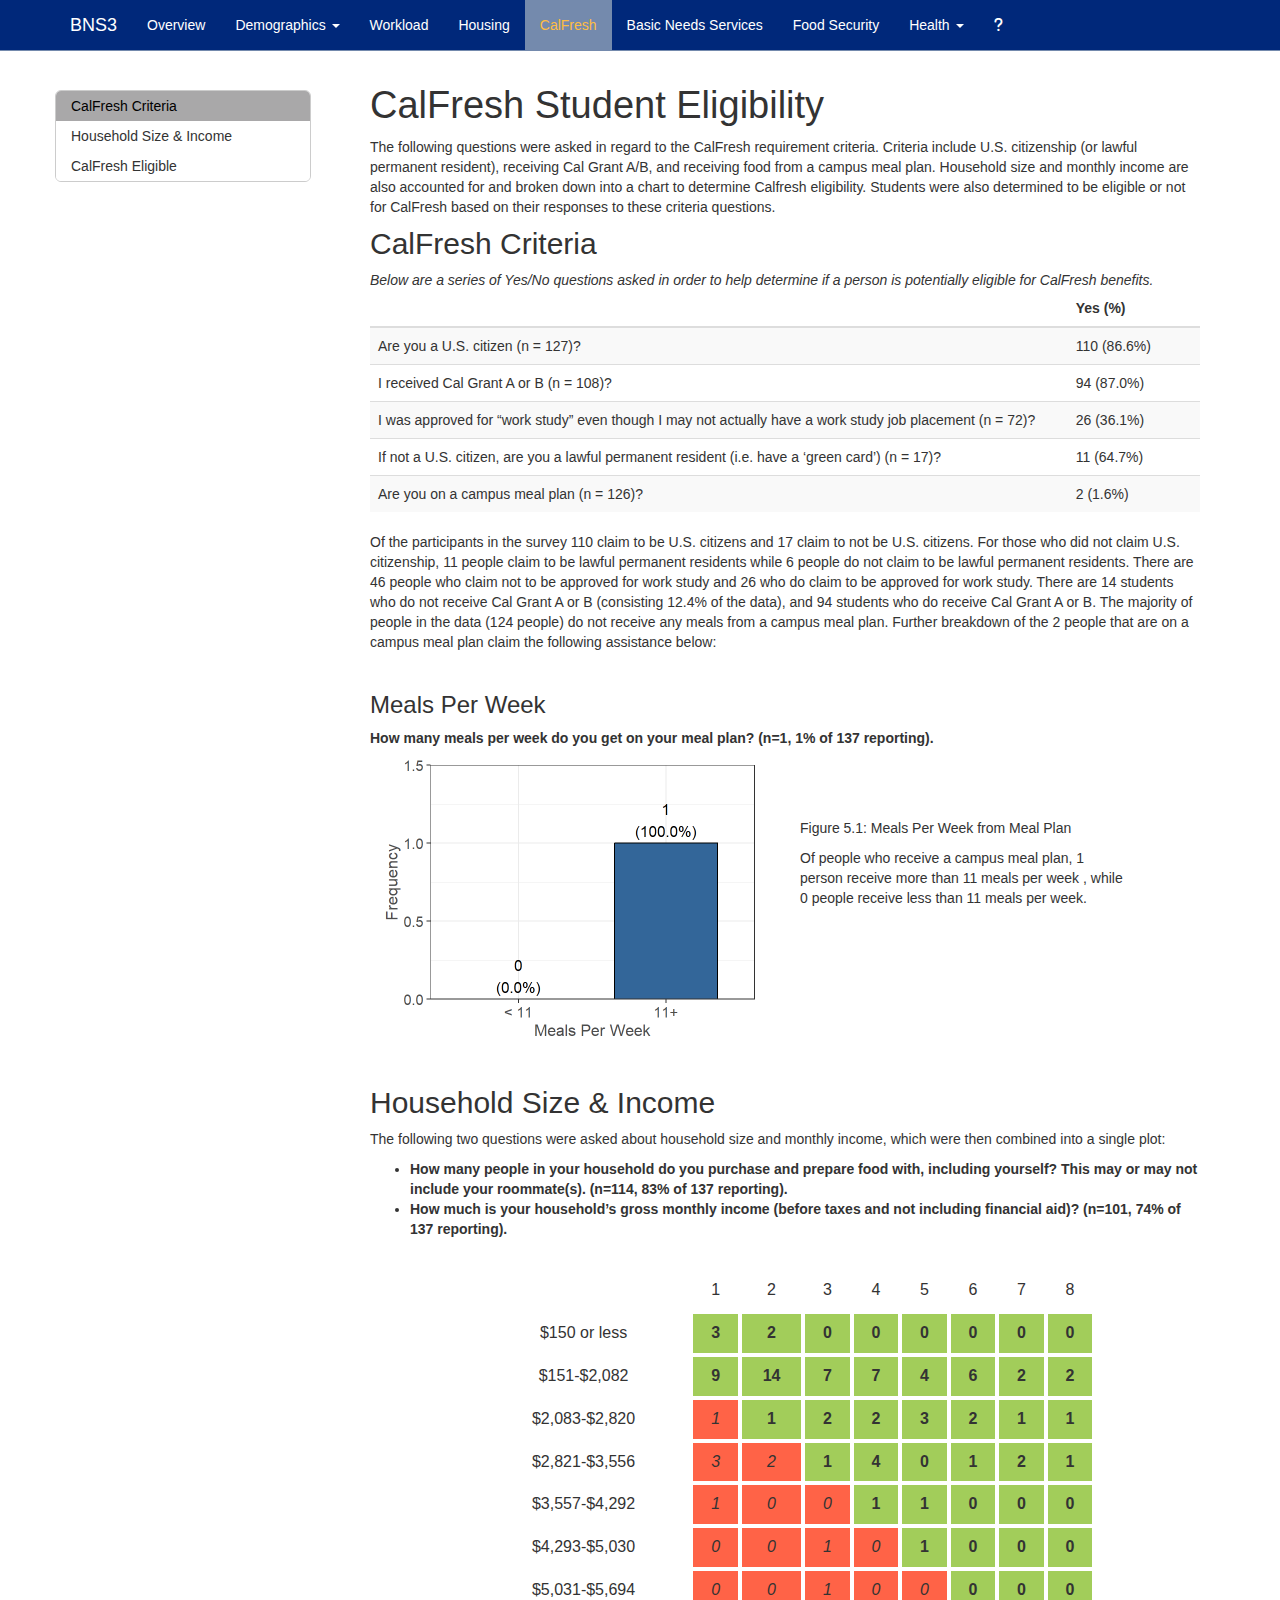
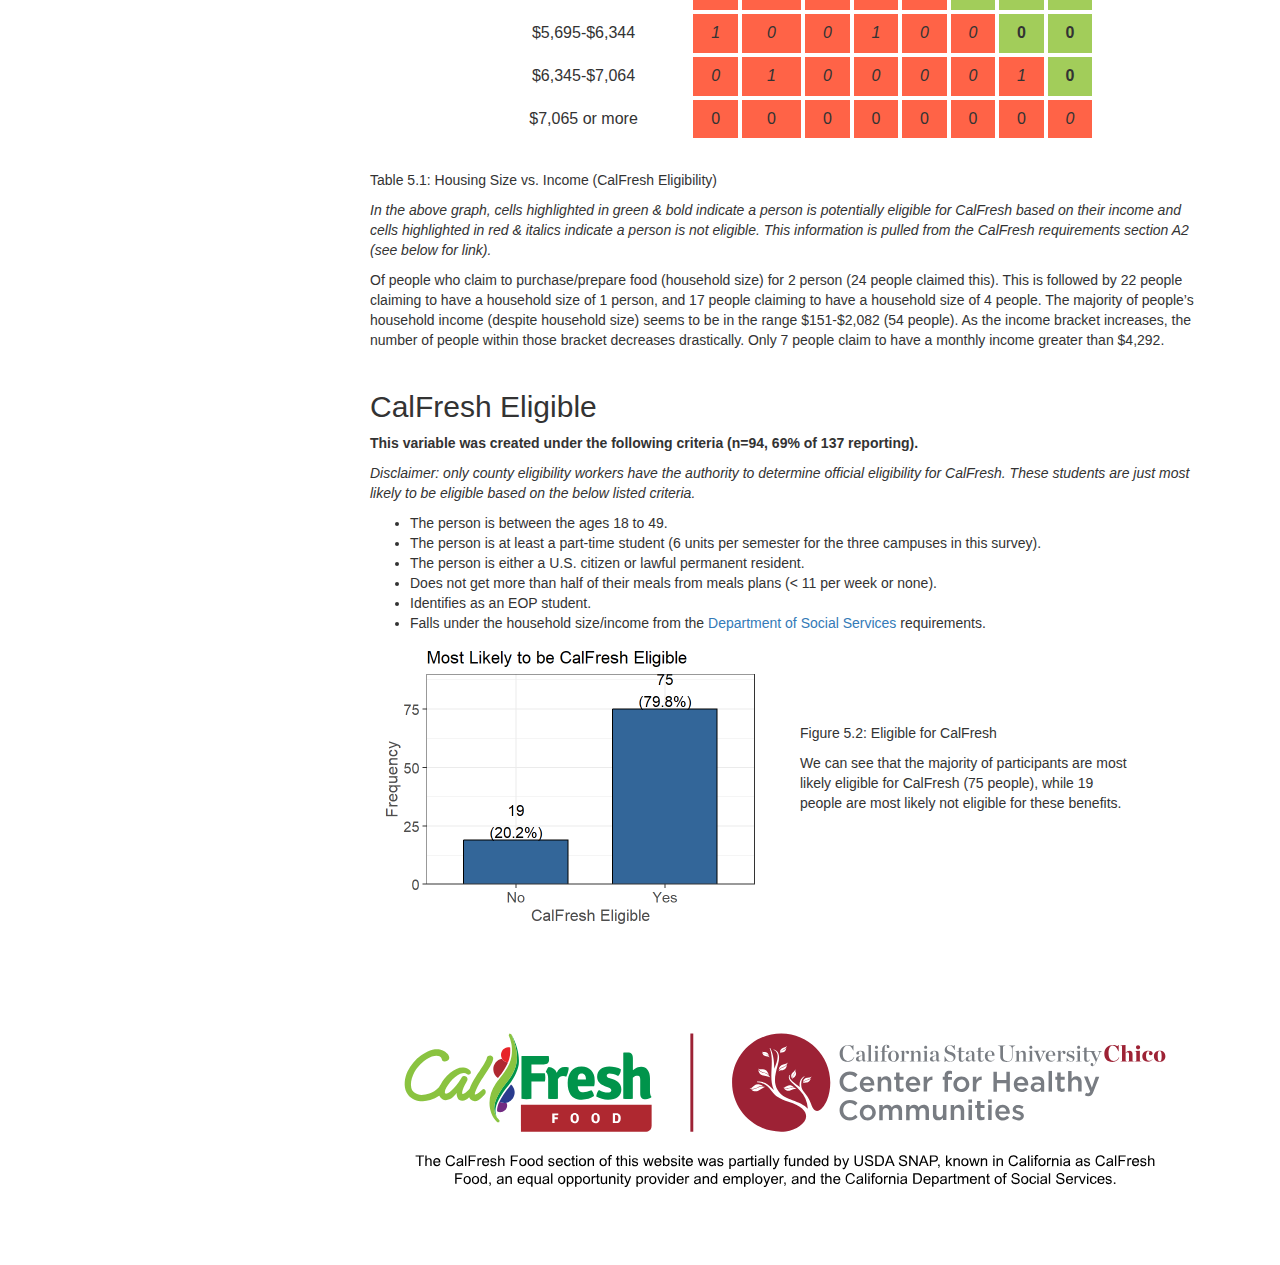
<file: CalFresh.html>
<!DOCTYPE html>

<html>

<head>

<meta charset="utf-8" />
<meta name="generator" content="pandoc" />
<meta http-equiv="X-UA-Compatible" content="IE=EDGE" />




<title>CalFresh Student Eligibility</title>

<script src="site_libs/header-attrs-2.25/header-attrs.js"></script>
<script src="site_libs/jquery-3.6.0/jquery-3.6.0.min.js"></script>
<meta name="viewport" content="width=device-width, initial-scale=1" />
<link href="site_libs/bootstrap-3.3.5/css/bootstrap.min.css" rel="stylesheet" />
<script src="site_libs/bootstrap-3.3.5/js/bootstrap.min.js"></script>
<script src="site_libs/bootstrap-3.3.5/shim/html5shiv.min.js"></script>
<script src="site_libs/bootstrap-3.3.5/shim/respond.min.js"></script>
<style>h1 {font-size: 34px;}
       h1.title {font-size: 38px;}
       h2 {font-size: 30px;}
       h3 {font-size: 24px;}
       h4 {font-size: 18px;}
       h5 {font-size: 16px;}
       h6 {font-size: 12px;}
       code {color: inherit; background-color: rgba(0, 0, 0, 0.04);}
       pre:not([class]) { background-color: white }</style>
<script src="site_libs/jqueryui-1.13.2/jquery-ui.min.js"></script>
<link href="site_libs/tocify-1.9.1/jquery.tocify.css" rel="stylesheet" />
<script src="site_libs/tocify-1.9.1/jquery.tocify.js"></script>
<script src="site_libs/navigation-1.1/tabsets.js"></script>
<script src="site_libs/kePrint-0.0.1/kePrint.js"></script>
<link href="site_libs/lightable-0.0.1/lightable.css" rel="stylesheet" />
<link href="site_libs/font-awesome-6.4.2/css/all.min.css" rel="stylesheet" />
<link href="site_libs/font-awesome-6.4.2/css/v4-shims.min.css" rel="stylesheet" />

<style type="text/css">
  code{white-space: pre-wrap;}
  span.smallcaps{font-variant: small-caps;}
  span.underline{text-decoration: underline;}
  div.column{display: inline-block; vertical-align: top; width: 50%;}
  div.hanging-indent{margin-left: 1.5em; text-indent: -1.5em;}
  ul.task-list{list-style: none;}
    </style>







<link rel="stylesheet" href="styles.css" type="text/css" />



<style type = "text/css">
.main-container {
  max-width: 940px;
  margin-left: auto;
  margin-right: auto;
}
img {
  max-width:100%;
}
.tabbed-pane {
  padding-top: 12px;
}
.html-widget {
  margin-bottom: 20px;
}
button.code-folding-btn:focus {
  outline: none;
}
summary {
  display: list-item;
}
details > summary > p:only-child {
  display: inline;
}
pre code {
  padding: 0;
}
</style>


<style type="text/css">
.dropdown-submenu {
  position: relative;
}
.dropdown-submenu>.dropdown-menu {
  top: 0;
  left: 100%;
  margin-top: -6px;
  margin-left: -1px;
  border-radius: 0 6px 6px 6px;
}
.dropdown-submenu:hover>.dropdown-menu {
  display: block;
}
.dropdown-submenu>a:after {
  display: block;
  content: " ";
  float: right;
  width: 0;
  height: 0;
  border-color: transparent;
  border-style: solid;
  border-width: 5px 0 5px 5px;
  border-left-color: #cccccc;
  margin-top: 5px;
  margin-right: -10px;
}
.dropdown-submenu:hover>a:after {
  border-left-color: #adb5bd;
}
.dropdown-submenu.pull-left {
  float: none;
}
.dropdown-submenu.pull-left>.dropdown-menu {
  left: -100%;
  margin-left: 10px;
  border-radius: 6px 0 6px 6px;
}
</style>

<script type="text/javascript">
// manage active state of menu based on current page
$(document).ready(function () {
  // active menu anchor
  href = window.location.pathname
  href = href.substr(href.lastIndexOf('/') + 1)
  if (href === "")
    href = "index.html";
  var menuAnchor = $('a[href="' + href + '"]');

  // mark the anchor link active (and if it's in a dropdown, also mark that active)
  var dropdown = menuAnchor.closest('li.dropdown');
  if (window.bootstrap) { // Bootstrap 4+
    menuAnchor.addClass('active');
    dropdown.find('> .dropdown-toggle').addClass('active');
  } else { // Bootstrap 3
    menuAnchor.parent().addClass('active');
    dropdown.addClass('active');
  }

  // Navbar adjustments
  var navHeight = $(".navbar").first().height() + 15;
  var style = document.createElement('style');
  var pt = "padding-top: " + navHeight + "px; ";
  var mt = "margin-top: -" + navHeight + "px; ";
  var css = "";
  // offset scroll position for anchor links (for fixed navbar)
  for (var i = 1; i <= 6; i++) {
    css += ".section h" + i + "{ " + pt + mt + "}\n";
  }
  style.innerHTML = "body {" + pt + "padding-bottom: 40px; }\n" + css;
  document.head.appendChild(style);
});
</script>

<!-- tabsets -->

<style type="text/css">
.tabset-dropdown > .nav-tabs {
  display: inline-table;
  max-height: 500px;
  min-height: 44px;
  overflow-y: auto;
  border: 1px solid #ddd;
  border-radius: 4px;
}

.tabset-dropdown > .nav-tabs > li.active:before, .tabset-dropdown > .nav-tabs.nav-tabs-open:before {
  content: "\e259";
  font-family: 'Glyphicons Halflings';
  display: inline-block;
  padding: 10px;
  border-right: 1px solid #ddd;
}

.tabset-dropdown > .nav-tabs.nav-tabs-open > li.active:before {
  content: "\e258";
  font-family: 'Glyphicons Halflings';
  border: none;
}

.tabset-dropdown > .nav-tabs > li.active {
  display: block;
}

.tabset-dropdown > .nav-tabs > li > a,
.tabset-dropdown > .nav-tabs > li > a:focus,
.tabset-dropdown > .nav-tabs > li > a:hover {
  border: none;
  display: inline-block;
  border-radius: 4px;
  background-color: transparent;
}

.tabset-dropdown > .nav-tabs.nav-tabs-open > li {
  display: block;
  float: none;
}

.tabset-dropdown > .nav-tabs > li {
  display: none;
}
</style>

<!-- code folding -->



<style type="text/css">

#TOC {
  margin: 25px 0px 20px 0px;
}
@media (max-width: 768px) {
#TOC {
  position: relative;
  width: 100%;
}
}

@media print {
.toc-content {
  /* see https://github.com/w3c/csswg-drafts/issues/4434 */
  float: right;
}
}

.toc-content {
  padding-left: 30px;
  padding-right: 40px;
}

div.main-container {
  max-width: 1200px;
}

div.tocify {
  width: 20%;
  max-width: 260px;
  max-height: 85%;
}

@media (min-width: 768px) and (max-width: 991px) {
  div.tocify {
    width: 25%;
  }
}

@media (max-width: 767px) {
  div.tocify {
    width: 100%;
    max-width: none;
  }
}

.tocify ul, .tocify li {
  line-height: 20px;
}

.tocify-subheader .tocify-item {
  font-size: 0.90em;
}

.tocify .list-group-item {
  border-radius: 0px;
}


</style>



</head>

<body>


<div class="container-fluid main-container">


<!-- setup 3col/9col grid for toc_float and main content  -->
<div class="row">
<div class="col-xs-12 col-sm-4 col-md-3">
<div id="TOC" class="tocify">
</div>
</div>

<div class="toc-content col-xs-12 col-sm-8 col-md-9">




<div class="navbar navbar-default  navbar-fixed-top" role="navigation">
  <div class="container">
    <div class="navbar-header">
      <button type="button" class="navbar-toggle collapsed" data-toggle="collapse" data-bs-toggle="collapse" data-target="#navbar" data-bs-target="#navbar">
        <span class="icon-bar"></span>
        <span class="icon-bar"></span>
        <span class="icon-bar"></span>
      </button>
      <a class="navbar-brand" href="index.html">BNS3</a>
    </div>
    <div id="navbar" class="navbar-collapse collapse">
      <ul class="nav navbar-nav">
        <li>
  <a href="index.html">Overview</a>
</li>
<li class="dropdown">
  <a href="#" class="dropdown-toggle" data-toggle="dropdown" role="button" data-bs-toggle="dropdown" aria-expanded="false">
    Demographics
     
    <span class="caret"></span>
  </a>
  <ul class="dropdown-menu" role="menu">
    <li>
      <a href="Personal_Demo.html">Personal Demographics</a>
    </li>
    <li>
      <a href="Student_Demo.html">Student Demographics</a>
    </li>
  </ul>
</li>
<li>
  <a href="Workload.html">Workload</a>
</li>
<li>
  <a href="Housing.html">Housing</a>
</li>
<li>
  <a href="CalFresh.html">CalFresh</a>
</li>
<li>
  <a href="Basic_Needs.html">Basic Needs Services</a>
</li>
<li>
  <a href="Food_Security.html">Food Security</a>
</li>
<li class="dropdown">
  <a href="#" class="dropdown-toggle" data-toggle="dropdown" role="button" data-bs-toggle="dropdown" aria-expanded="false">
    Health
     
    <span class="caret"></span>
  </a>
  <ul class="dropdown-menu" role="menu">
    <li>
      <a href="Eating_Habits.html">Eating Habits</a>
    </li>
    <li>
      <a href="Physical_Activity.html">Physical Activity</a>
    </li>
    <li>
      <a href="Sleep.html">Sleep</a>
    </li>
    <li>
      <a href="Mental_Health.html">Mental Health</a>
    </li>
  </ul>
</li>
<li>
  <a href="Instructions.html">
    <span class="fa fa-question"></span>
     
  </a>
</li>
      </ul>
      <ul class="nav navbar-nav navbar-right">
        
      </ul>
    </div><!--/.nav-collapse -->
  </div><!--/.container -->
</div><!--/.navbar -->

<div id="header">



<h1 class="title toc-ignore">CalFresh Student Eligibility</h1>

</div>


<p>The following questions were asked in regard to the CalFresh
requirement criteria. Criteria include U.S. citizenship (or lawful
permanent resident), receiving Cal Grant A/B, and receiving food from a
campus meal plan. Household size and monthly income are also accounted
for and broken down into a chart to determine Calfresh eligibility.
Students were also determined to be eligible or not for CalFresh based
on their responses to these criteria questions.</p>
<div id="calfresh-criteria" class="section level2">
<h2>CalFresh Criteria</h2>
<em>Below are a series of Yes/No questions asked in order to help
determine if a person is potentially eligible for CalFresh
benefits.</em>
<table class="table table-striped" style="margin-left: auto; margin-right: auto;">
<thead>
<tr>
<th style="text-align:left;">
</th>
<th style="text-align:left;">
Yes (%)
</th>
</tr>
</thead>
<tbody>
<tr>
<td style="text-align:left;">
Are you a U.S. citizen (n = 127)?
</td>
<td style="text-align:left;width: 3.5cm; ">
110 (86.6%)
</td>
</tr>
<tr>
<td style="text-align:left;">
I received Cal Grant A or B (n = 108)?
</td>
<td style="text-align:left;width: 3.5cm; ">
94 (87.0%)
</td>
</tr>
<tr>
<td style="text-align:left;">
I was approved for “work study” even though I may not actually have a
work study job placement (n = 72)?
</td>
<td style="text-align:left;width: 3.5cm; ">
26 (36.1%)
</td>
</tr>
<tr>
<td style="text-align:left;">
If not a U.S. citizen, are you a lawful permanent resident (i.e. have a
‘green card’) (n = 17)?
</td>
<td style="text-align:left;width: 3.5cm; ">
11 (64.7%)
</td>
</tr>
<tr>
<td style="text-align:left;">
Are you on a campus meal plan (n = 126)?
</td>
<td style="text-align:left;width: 3.5cm; ">
2 (1.6%)
</td>
</tr>
</tbody>
</table>
<p>Of the participants in the survey 110 claim to be U.S. citizens and
17 claim to not be U.S. citizens. For those who did not claim U.S.
citizenship, 11 people claim to be lawful permanent residents while 6
people do not claim to be lawful permanent residents. There are 46
people who claim not to be approved for work study and 26 who do claim
to be approved for work study. There are 14 students who do not receive
Cal Grant A or B (consisting 12.4% of the data), and 94 students who do
receive Cal Grant A or B. The majority of people in the data (124
people) do not receive any meals from a campus meal plan. Further
breakdown of the 2 people that are on a campus meal plan claim the
following assistance below:</p>
<p><br></p>
<div id="meals-per-week" class="section level3">
<h3>Meals Per Week</h3>
<p><strong>How many meals per week do you get on your meal plan? (n=1,
1% of 137 reporting).</strong></p>
<div class="row">
<div class="col-md-6">
<p><img src="CalFresh_files/figure-html/unnamed-chunk-3-1.png" width="384" style="display: block; margin: auto;" /></p>
</div>
<div class="col-md-5">
<p><br><br><br>Figure 5.1: Meals Per Week from Meal Plan <br></p>
<p>Of people who receive a campus meal plan, 1 person receive more than
11 meals per week , while 0 people receive less than 11 meals per
week.</p>
</div>
</div>
<p><br></p>
</div>
</div>
<div id="household-size-income" class="section level2">
<h2>Household Size &amp; Income</h2>
<p>The following two questions were asked about household size and
monthly income, which were then combined into a single plot:</p>
<ul>
<li><strong>How many people in your household do you purchase and
prepare food with, including yourself? This may or may not include your
roommate(s). (n=114, 83% of 137 reporting).</strong></li>
<li><strong>How much is your household’s gross monthly income (before
taxes and not including financial aid)? (n=101, 74% of 137
reporting).</strong></li>
</ul>
<table class="huxtable" data-quarto-disable-processing="true" style="border-collapse: collapse; border: 0px; margin-bottom: 2em; margin-top: 2em; width: 75%; margin-left: auto; margin-right: auto;  " id="tab:unnamed-chunk-4">
<col><col><col><col><col><col><col><col><col><tr>
<th style="vertical-align: top; text-align: center; white-space: normal; border-style: solid solid solid solid; border-width: 3pt 3pt 3pt 3pt; border-top-color: rgb(255, 255, 255);  border-right-color: rgb(255, 255, 255);  border-bottom-color: rgb(255, 255, 255);  border-left-color: rgb(255, 255, 255); padding: 6pt 6pt 6pt 6pt; font-weight: normal; font-size: 12pt;"></th><th style="vertical-align: top; text-align: center; white-space: normal; border-style: solid solid solid solid; border-width: 3pt 3pt 3pt 3pt; border-top-color: rgb(255, 255, 255);  border-right-color: rgb(255, 255, 255);  border-bottom-color: rgb(255, 255, 255);  border-left-color: rgb(255, 255, 255); padding: 6pt 6pt 6pt 6pt; font-weight: normal; font-size: 12pt;">1</th><th style="vertical-align: top; text-align: center; white-space: normal; border-style: solid solid solid solid; border-width: 3pt 3pt 3pt 3pt; border-top-color: rgb(255, 255, 255);  border-right-color: rgb(255, 255, 255);  border-bottom-color: rgb(255, 255, 255);  border-left-color: rgb(255, 255, 255); padding: 6pt 6pt 6pt 6pt; font-weight: normal; font-size: 12pt;">2</th><th style="vertical-align: top; text-align: center; white-space: normal; border-style: solid solid solid solid; border-width: 3pt 3pt 3pt 3pt; border-top-color: rgb(255, 255, 255);  border-right-color: rgb(255, 255, 255);  border-bottom-color: rgb(255, 255, 255);  border-left-color: rgb(255, 255, 255); padding: 6pt 6pt 6pt 6pt; font-weight: normal; font-size: 12pt;">3</th><th style="vertical-align: top; text-align: center; white-space: normal; border-style: solid solid solid solid; border-width: 3pt 3pt 3pt 3pt; border-top-color: rgb(255, 255, 255);  border-right-color: rgb(255, 255, 255);  border-bottom-color: rgb(255, 255, 255);  border-left-color: rgb(255, 255, 255); padding: 6pt 6pt 6pt 6pt; font-weight: normal; font-size: 12pt;">4</th><th style="vertical-align: top; text-align: center; white-space: normal; border-style: solid solid solid solid; border-width: 3pt 3pt 3pt 3pt; border-top-color: rgb(255, 255, 255);  border-right-color: rgb(255, 255, 255);  border-bottom-color: rgb(255, 255, 255);  border-left-color: rgb(255, 255, 255); padding: 6pt 6pt 6pt 6pt; font-weight: normal; font-size: 12pt;">5</th><th style="vertical-align: top; text-align: center; white-space: normal; border-style: solid solid solid solid; border-width: 3pt 3pt 3pt 3pt; border-top-color: rgb(255, 255, 255);  border-right-color: rgb(255, 255, 255);  border-bottom-color: rgb(255, 255, 255);  border-left-color: rgb(255, 255, 255); padding: 6pt 6pt 6pt 6pt; font-weight: normal; font-size: 12pt;">6</th><th style="vertical-align: top; text-align: center; white-space: normal; border-style: solid solid solid solid; border-width: 3pt 3pt 3pt 3pt; border-top-color: rgb(255, 255, 255);  border-right-color: rgb(255, 255, 255);  border-bottom-color: rgb(255, 255, 255);  border-left-color: rgb(255, 255, 255); padding: 6pt 6pt 6pt 6pt; font-weight: normal; font-size: 12pt;">7</th><th style="vertical-align: top; text-align: center; white-space: normal; border-style: solid solid solid solid; border-width: 3pt 3pt 3pt 3pt; border-top-color: rgb(255, 255, 255);  border-right-color: rgb(255, 255, 255);  border-bottom-color: rgb(255, 255, 255);  border-left-color: rgb(255, 255, 255); padding: 6pt 6pt 6pt 6pt; font-weight: normal; font-size: 12pt;">8</th></tr>
<tr>
<td style="vertical-align: top; text-align: center; white-space: normal; border-style: solid solid solid solid; border-width: 3pt 3pt 3pt 3pt; border-top-color: rgb(255, 255, 255);  border-right-color: rgb(255, 255, 255);  border-bottom-color: rgb(255, 255, 255);  border-left-color: rgb(255, 255, 255); padding: 6pt 6pt 6pt 6pt; font-weight: normal; font-size: 12pt;">$150 or less</td><td style="vertical-align: top; text-align: center; white-space: normal; border-style: solid solid solid solid; border-width: 3pt 3pt 3pt 3pt; border-top-color: rgb(255, 255, 255);  border-right-color: rgb(255, 255, 255);  border-bottom-color: rgb(255, 255, 255);  border-left-color: rgb(255, 255, 255); padding: 6pt 6pt 6pt 6pt; background-color: rgb(162, 205, 90); font-weight: bold; font-size: 12pt;">3</td><td style="vertical-align: top; text-align: center; white-space: normal; border-style: solid solid solid solid; border-width: 3pt 3pt 3pt 3pt; border-top-color: rgb(255, 255, 255);  border-right-color: rgb(255, 255, 255);  border-bottom-color: rgb(255, 255, 255);  border-left-color: rgb(255, 255, 255); padding: 6pt 6pt 6pt 6pt; background-color: rgb(162, 205, 90); font-weight: bold; font-size: 12pt;">2</td><td style="vertical-align: top; text-align: center; white-space: normal; border-style: solid solid solid solid; border-width: 3pt 3pt 3pt 3pt; border-top-color: rgb(255, 255, 255);  border-right-color: rgb(255, 255, 255);  border-bottom-color: rgb(255, 255, 255);  border-left-color: rgb(255, 255, 255); padding: 6pt 6pt 6pt 6pt; background-color: rgb(162, 205, 90); font-weight: bold; font-size: 12pt;">0</td><td style="vertical-align: top; text-align: center; white-space: normal; border-style: solid solid solid solid; border-width: 3pt 3pt 3pt 3pt; border-top-color: rgb(255, 255, 255);  border-right-color: rgb(255, 255, 255);  border-bottom-color: rgb(255, 255, 255);  border-left-color: rgb(255, 255, 255); padding: 6pt 6pt 6pt 6pt; background-color: rgb(162, 205, 90); font-weight: bold; font-size: 12pt;">0</td><td style="vertical-align: top; text-align: center; white-space: normal; border-style: solid solid solid solid; border-width: 3pt 3pt 3pt 3pt; border-top-color: rgb(255, 255, 255);  border-right-color: rgb(255, 255, 255);  border-bottom-color: rgb(255, 255, 255);  border-left-color: rgb(255, 255, 255); padding: 6pt 6pt 6pt 6pt; background-color: rgb(162, 205, 90); font-weight: bold; font-size: 12pt;">0</td><td style="vertical-align: top; text-align: center; white-space: normal; border-style: solid solid solid solid; border-width: 3pt 3pt 3pt 3pt; border-top-color: rgb(255, 255, 255);  border-right-color: rgb(255, 255, 255);  border-bottom-color: rgb(255, 255, 255);  border-left-color: rgb(255, 255, 255); padding: 6pt 6pt 6pt 6pt; background-color: rgb(162, 205, 90); font-weight: bold; font-size: 12pt;">0</td><td style="vertical-align: top; text-align: center; white-space: normal; border-style: solid solid solid solid; border-width: 3pt 3pt 3pt 3pt; border-top-color: rgb(255, 255, 255);  border-right-color: rgb(255, 255, 255);  border-bottom-color: rgb(255, 255, 255);  border-left-color: rgb(255, 255, 255); padding: 6pt 6pt 6pt 6pt; background-color: rgb(162, 205, 90); font-weight: bold; font-size: 12pt;">0</td><td style="vertical-align: top; text-align: center; white-space: normal; border-style: solid solid solid solid; border-width: 3pt 3pt 3pt 3pt; border-top-color: rgb(255, 255, 255);  border-right-color: rgb(255, 255, 255);  border-bottom-color: rgb(255, 255, 255);  border-left-color: rgb(255, 255, 255); padding: 6pt 6pt 6pt 6pt; background-color: rgb(162, 205, 90); font-weight: bold; font-size: 12pt;">0</td></tr>
<tr>
<td style="vertical-align: top; text-align: center; white-space: normal; border-style: solid solid solid solid; border-width: 3pt 3pt 3pt 3pt; border-top-color: rgb(255, 255, 255);  border-right-color: rgb(255, 255, 255);  border-bottom-color: rgb(255, 255, 255);  border-left-color: rgb(255, 255, 255); padding: 6pt 6pt 6pt 6pt; font-weight: normal; font-size: 12pt;">$151-$2,082</td><td style="vertical-align: top; text-align: center; white-space: normal; border-style: solid solid solid solid; border-width: 3pt 3pt 3pt 3pt; border-top-color: rgb(255, 255, 255);  border-right-color: rgb(255, 255, 255);  border-bottom-color: rgb(255, 255, 255);  border-left-color: rgb(255, 255, 255); padding: 6pt 6pt 6pt 6pt; background-color: rgb(162, 205, 90); font-weight: bold; font-size: 12pt;">9</td><td style="vertical-align: top; text-align: center; white-space: normal; border-style: solid solid solid solid; border-width: 3pt 3pt 3pt 3pt; border-top-color: rgb(255, 255, 255);  border-right-color: rgb(255, 255, 255);  border-bottom-color: rgb(255, 255, 255);  border-left-color: rgb(255, 255, 255); padding: 6pt 6pt 6pt 6pt; background-color: rgb(162, 205, 90); font-weight: bold; font-size: 12pt;">14</td><td style="vertical-align: top; text-align: center; white-space: normal; border-style: solid solid solid solid; border-width: 3pt 3pt 3pt 3pt; border-top-color: rgb(255, 255, 255);  border-right-color: rgb(255, 255, 255);  border-bottom-color: rgb(255, 255, 255);  border-left-color: rgb(255, 255, 255); padding: 6pt 6pt 6pt 6pt; background-color: rgb(162, 205, 90); font-weight: bold; font-size: 12pt;">7</td><td style="vertical-align: top; text-align: center; white-space: normal; border-style: solid solid solid solid; border-width: 3pt 3pt 3pt 3pt; border-top-color: rgb(255, 255, 255);  border-right-color: rgb(255, 255, 255);  border-bottom-color: rgb(255, 255, 255);  border-left-color: rgb(255, 255, 255); padding: 6pt 6pt 6pt 6pt; background-color: rgb(162, 205, 90); font-weight: bold; font-size: 12pt;">7</td><td style="vertical-align: top; text-align: center; white-space: normal; border-style: solid solid solid solid; border-width: 3pt 3pt 3pt 3pt; border-top-color: rgb(255, 255, 255);  border-right-color: rgb(255, 255, 255);  border-bottom-color: rgb(255, 255, 255);  border-left-color: rgb(255, 255, 255); padding: 6pt 6pt 6pt 6pt; background-color: rgb(162, 205, 90); font-weight: bold; font-size: 12pt;">4</td><td style="vertical-align: top; text-align: center; white-space: normal; border-style: solid solid solid solid; border-width: 3pt 3pt 3pt 3pt; border-top-color: rgb(255, 255, 255);  border-right-color: rgb(255, 255, 255);  border-bottom-color: rgb(255, 255, 255);  border-left-color: rgb(255, 255, 255); padding: 6pt 6pt 6pt 6pt; background-color: rgb(162, 205, 90); font-weight: bold; font-size: 12pt;">6</td><td style="vertical-align: top; text-align: center; white-space: normal; border-style: solid solid solid solid; border-width: 3pt 3pt 3pt 3pt; border-top-color: rgb(255, 255, 255);  border-right-color: rgb(255, 255, 255);  border-bottom-color: rgb(255, 255, 255);  border-left-color: rgb(255, 255, 255); padding: 6pt 6pt 6pt 6pt; background-color: rgb(162, 205, 90); font-weight: bold; font-size: 12pt;">2</td><td style="vertical-align: top; text-align: center; white-space: normal; border-style: solid solid solid solid; border-width: 3pt 3pt 3pt 3pt; border-top-color: rgb(255, 255, 255);  border-right-color: rgb(255, 255, 255);  border-bottom-color: rgb(255, 255, 255);  border-left-color: rgb(255, 255, 255); padding: 6pt 6pt 6pt 6pt; background-color: rgb(162, 205, 90); font-weight: bold; font-size: 12pt;">2</td></tr>
<tr>
<td style="vertical-align: top; text-align: center; white-space: normal; border-style: solid solid solid solid; border-width: 3pt 3pt 3pt 3pt; border-top-color: rgb(255, 255, 255);  border-right-color: rgb(255, 255, 255);  border-bottom-color: rgb(255, 255, 255);  border-left-color: rgb(255, 255, 255); padding: 6pt 6pt 6pt 6pt; font-weight: normal; font-size: 12pt;">$2,083-$2,820</td><td style="vertical-align: top; text-align: center; white-space: normal; border-style: solid solid solid solid; border-width: 3pt 3pt 3pt 3pt; border-top-color: rgb(255, 255, 255);  border-right-color: rgb(255, 255, 255);  border-bottom-color: rgb(255, 255, 255);  border-left-color: rgb(255, 255, 255); padding: 6pt 6pt 6pt 6pt; background-color: rgb(255, 99, 71); font-weight: normal; font-style: italic; font-size: 12pt;">1</td><td style="vertical-align: top; text-align: center; white-space: normal; border-style: solid solid solid solid; border-width: 3pt 3pt 3pt 3pt; border-top-color: rgb(255, 255, 255);  border-right-color: rgb(255, 255, 255);  border-bottom-color: rgb(255, 255, 255);  border-left-color: rgb(255, 255, 255); padding: 6pt 6pt 6pt 6pt; background-color: rgb(162, 205, 90); font-weight: bold; font-size: 12pt;">1</td><td style="vertical-align: top; text-align: center; white-space: normal; border-style: solid solid solid solid; border-width: 3pt 3pt 3pt 3pt; border-top-color: rgb(255, 255, 255);  border-right-color: rgb(255, 255, 255);  border-bottom-color: rgb(255, 255, 255);  border-left-color: rgb(255, 255, 255); padding: 6pt 6pt 6pt 6pt; background-color: rgb(162, 205, 90); font-weight: bold; font-size: 12pt;">2</td><td style="vertical-align: top; text-align: center; white-space: normal; border-style: solid solid solid solid; border-width: 3pt 3pt 3pt 3pt; border-top-color: rgb(255, 255, 255);  border-right-color: rgb(255, 255, 255);  border-bottom-color: rgb(255, 255, 255);  border-left-color: rgb(255, 255, 255); padding: 6pt 6pt 6pt 6pt; background-color: rgb(162, 205, 90); font-weight: bold; font-size: 12pt;">2</td><td style="vertical-align: top; text-align: center; white-space: normal; border-style: solid solid solid solid; border-width: 3pt 3pt 3pt 3pt; border-top-color: rgb(255, 255, 255);  border-right-color: rgb(255, 255, 255);  border-bottom-color: rgb(255, 255, 255);  border-left-color: rgb(255, 255, 255); padding: 6pt 6pt 6pt 6pt; background-color: rgb(162, 205, 90); font-weight: bold; font-size: 12pt;">3</td><td style="vertical-align: top; text-align: center; white-space: normal; border-style: solid solid solid solid; border-width: 3pt 3pt 3pt 3pt; border-top-color: rgb(255, 255, 255);  border-right-color: rgb(255, 255, 255);  border-bottom-color: rgb(255, 255, 255);  border-left-color: rgb(255, 255, 255); padding: 6pt 6pt 6pt 6pt; background-color: rgb(162, 205, 90); font-weight: bold; font-size: 12pt;">2</td><td style="vertical-align: top; text-align: center; white-space: normal; border-style: solid solid solid solid; border-width: 3pt 3pt 3pt 3pt; border-top-color: rgb(255, 255, 255);  border-right-color: rgb(255, 255, 255);  border-bottom-color: rgb(255, 255, 255);  border-left-color: rgb(255, 255, 255); padding: 6pt 6pt 6pt 6pt; background-color: rgb(162, 205, 90); font-weight: bold; font-size: 12pt;">1</td><td style="vertical-align: top; text-align: center; white-space: normal; border-style: solid solid solid solid; border-width: 3pt 3pt 3pt 3pt; border-top-color: rgb(255, 255, 255);  border-right-color: rgb(255, 255, 255);  border-bottom-color: rgb(255, 255, 255);  border-left-color: rgb(255, 255, 255); padding: 6pt 6pt 6pt 6pt; background-color: rgb(162, 205, 90); font-weight: bold; font-size: 12pt;">1</td></tr>
<tr>
<td style="vertical-align: top; text-align: center; white-space: normal; border-style: solid solid solid solid; border-width: 3pt 3pt 3pt 3pt; border-top-color: rgb(255, 255, 255);  border-right-color: rgb(255, 255, 255);  border-bottom-color: rgb(255, 255, 255);  border-left-color: rgb(255, 255, 255); padding: 6pt 6pt 6pt 6pt; font-weight: normal; font-size: 12pt;">$2,821-$3,556</td><td style="vertical-align: top; text-align: center; white-space: normal; border-style: solid solid solid solid; border-width: 3pt 3pt 3pt 3pt; border-top-color: rgb(255, 255, 255);  border-right-color: rgb(255, 255, 255);  border-bottom-color: rgb(255, 255, 255);  border-left-color: rgb(255, 255, 255); padding: 6pt 6pt 6pt 6pt; background-color: rgb(255, 99, 71); font-weight: normal; font-style: italic; font-size: 12pt;">3</td><td style="vertical-align: top; text-align: center; white-space: normal; border-style: solid solid solid solid; border-width: 3pt 3pt 3pt 3pt; border-top-color: rgb(255, 255, 255);  border-right-color: rgb(255, 255, 255);  border-bottom-color: rgb(255, 255, 255);  border-left-color: rgb(255, 255, 255); padding: 6pt 6pt 6pt 6pt; background-color: rgb(255, 99, 71); font-weight: normal; font-style: italic; font-size: 12pt;">2</td><td style="vertical-align: top; text-align: center; white-space: normal; border-style: solid solid solid solid; border-width: 3pt 3pt 3pt 3pt; border-top-color: rgb(255, 255, 255);  border-right-color: rgb(255, 255, 255);  border-bottom-color: rgb(255, 255, 255);  border-left-color: rgb(255, 255, 255); padding: 6pt 6pt 6pt 6pt; background-color: rgb(162, 205, 90); font-weight: bold; font-size: 12pt;">1</td><td style="vertical-align: top; text-align: center; white-space: normal; border-style: solid solid solid solid; border-width: 3pt 3pt 3pt 3pt; border-top-color: rgb(255, 255, 255);  border-right-color: rgb(255, 255, 255);  border-bottom-color: rgb(255, 255, 255);  border-left-color: rgb(255, 255, 255); padding: 6pt 6pt 6pt 6pt; background-color: rgb(162, 205, 90); font-weight: bold; font-size: 12pt;">4</td><td style="vertical-align: top; text-align: center; white-space: normal; border-style: solid solid solid solid; border-width: 3pt 3pt 3pt 3pt; border-top-color: rgb(255, 255, 255);  border-right-color: rgb(255, 255, 255);  border-bottom-color: rgb(255, 255, 255);  border-left-color: rgb(255, 255, 255); padding: 6pt 6pt 6pt 6pt; background-color: rgb(162, 205, 90); font-weight: bold; font-size: 12pt;">0</td><td style="vertical-align: top; text-align: center; white-space: normal; border-style: solid solid solid solid; border-width: 3pt 3pt 3pt 3pt; border-top-color: rgb(255, 255, 255);  border-right-color: rgb(255, 255, 255);  border-bottom-color: rgb(255, 255, 255);  border-left-color: rgb(255, 255, 255); padding: 6pt 6pt 6pt 6pt; background-color: rgb(162, 205, 90); font-weight: bold; font-size: 12pt;">1</td><td style="vertical-align: top; text-align: center; white-space: normal; border-style: solid solid solid solid; border-width: 3pt 3pt 3pt 3pt; border-top-color: rgb(255, 255, 255);  border-right-color: rgb(255, 255, 255);  border-bottom-color: rgb(255, 255, 255);  border-left-color: rgb(255, 255, 255); padding: 6pt 6pt 6pt 6pt; background-color: rgb(162, 205, 90); font-weight: bold; font-size: 12pt;">2</td><td style="vertical-align: top; text-align: center; white-space: normal; border-style: solid solid solid solid; border-width: 3pt 3pt 3pt 3pt; border-top-color: rgb(255, 255, 255);  border-right-color: rgb(255, 255, 255);  border-bottom-color: rgb(255, 255, 255);  border-left-color: rgb(255, 255, 255); padding: 6pt 6pt 6pt 6pt; background-color: rgb(162, 205, 90); font-weight: bold; font-size: 12pt;">1</td></tr>
<tr>
<td style="vertical-align: top; text-align: center; white-space: normal; border-style: solid solid solid solid; border-width: 3pt 3pt 3pt 3pt; border-top-color: rgb(255, 255, 255);  border-right-color: rgb(255, 255, 255);  border-bottom-color: rgb(255, 255, 255);  border-left-color: rgb(255, 255, 255); padding: 6pt 6pt 6pt 6pt; font-weight: normal; font-size: 12pt;">$3,557-$4,292</td><td style="vertical-align: top; text-align: center; white-space: normal; border-style: solid solid solid solid; border-width: 3pt 3pt 3pt 3pt; border-top-color: rgb(255, 255, 255);  border-right-color: rgb(255, 255, 255);  border-bottom-color: rgb(255, 255, 255);  border-left-color: rgb(255, 255, 255); padding: 6pt 6pt 6pt 6pt; background-color: rgb(255, 99, 71); font-weight: normal; font-style: italic; font-size: 12pt;">1</td><td style="vertical-align: top; text-align: center; white-space: normal; border-style: solid solid solid solid; border-width: 3pt 3pt 3pt 3pt; border-top-color: rgb(255, 255, 255);  border-right-color: rgb(255, 255, 255);  border-bottom-color: rgb(255, 255, 255);  border-left-color: rgb(255, 255, 255); padding: 6pt 6pt 6pt 6pt; background-color: rgb(255, 99, 71); font-weight: normal; font-style: italic; font-size: 12pt;">0</td><td style="vertical-align: top; text-align: center; white-space: normal; border-style: solid solid solid solid; border-width: 3pt 3pt 3pt 3pt; border-top-color: rgb(255, 255, 255);  border-right-color: rgb(255, 255, 255);  border-bottom-color: rgb(255, 255, 255);  border-left-color: rgb(255, 255, 255); padding: 6pt 6pt 6pt 6pt; background-color: rgb(255, 99, 71); font-weight: normal; font-style: italic; font-size: 12pt;">0</td><td style="vertical-align: top; text-align: center; white-space: normal; border-style: solid solid solid solid; border-width: 3pt 3pt 3pt 3pt; border-top-color: rgb(255, 255, 255);  border-right-color: rgb(255, 255, 255);  border-bottom-color: rgb(255, 255, 255);  border-left-color: rgb(255, 255, 255); padding: 6pt 6pt 6pt 6pt; background-color: rgb(162, 205, 90); font-weight: bold; font-size: 12pt;">1</td><td style="vertical-align: top; text-align: center; white-space: normal; border-style: solid solid solid solid; border-width: 3pt 3pt 3pt 3pt; border-top-color: rgb(255, 255, 255);  border-right-color: rgb(255, 255, 255);  border-bottom-color: rgb(255, 255, 255);  border-left-color: rgb(255, 255, 255); padding: 6pt 6pt 6pt 6pt; background-color: rgb(162, 205, 90); font-weight: bold; font-size: 12pt;">1</td><td style="vertical-align: top; text-align: center; white-space: normal; border-style: solid solid solid solid; border-width: 3pt 3pt 3pt 3pt; border-top-color: rgb(255, 255, 255);  border-right-color: rgb(255, 255, 255);  border-bottom-color: rgb(255, 255, 255);  border-left-color: rgb(255, 255, 255); padding: 6pt 6pt 6pt 6pt; background-color: rgb(162, 205, 90); font-weight: bold; font-size: 12pt;">0</td><td style="vertical-align: top; text-align: center; white-space: normal; border-style: solid solid solid solid; border-width: 3pt 3pt 3pt 3pt; border-top-color: rgb(255, 255, 255);  border-right-color: rgb(255, 255, 255);  border-bottom-color: rgb(255, 255, 255);  border-left-color: rgb(255, 255, 255); padding: 6pt 6pt 6pt 6pt; background-color: rgb(162, 205, 90); font-weight: bold; font-size: 12pt;">0</td><td style="vertical-align: top; text-align: center; white-space: normal; border-style: solid solid solid solid; border-width: 3pt 3pt 3pt 3pt; border-top-color: rgb(255, 255, 255);  border-right-color: rgb(255, 255, 255);  border-bottom-color: rgb(255, 255, 255);  border-left-color: rgb(255, 255, 255); padding: 6pt 6pt 6pt 6pt; background-color: rgb(162, 205, 90); font-weight: bold; font-size: 12pt;">0</td></tr>
<tr>
<td style="vertical-align: top; text-align: center; white-space: normal; border-style: solid solid solid solid; border-width: 3pt 3pt 3pt 3pt; border-top-color: rgb(255, 255, 255);  border-right-color: rgb(255, 255, 255);  border-bottom-color: rgb(255, 255, 255);  border-left-color: rgb(255, 255, 255); padding: 6pt 6pt 6pt 6pt; font-weight: normal; font-size: 12pt;">$4,293-$5,030</td><td style="vertical-align: top; text-align: center; white-space: normal; border-style: solid solid solid solid; border-width: 3pt 3pt 3pt 3pt; border-top-color: rgb(255, 255, 255);  border-right-color: rgb(255, 255, 255);  border-bottom-color: rgb(255, 255, 255);  border-left-color: rgb(255, 255, 255); padding: 6pt 6pt 6pt 6pt; background-color: rgb(255, 99, 71); font-weight: normal; font-style: italic; font-size: 12pt;">0</td><td style="vertical-align: top; text-align: center; white-space: normal; border-style: solid solid solid solid; border-width: 3pt 3pt 3pt 3pt; border-top-color: rgb(255, 255, 255);  border-right-color: rgb(255, 255, 255);  border-bottom-color: rgb(255, 255, 255);  border-left-color: rgb(255, 255, 255); padding: 6pt 6pt 6pt 6pt; background-color: rgb(255, 99, 71); font-weight: normal; font-style: italic; font-size: 12pt;">0</td><td style="vertical-align: top; text-align: center; white-space: normal; border-style: solid solid solid solid; border-width: 3pt 3pt 3pt 3pt; border-top-color: rgb(255, 255, 255);  border-right-color: rgb(255, 255, 255);  border-bottom-color: rgb(255, 255, 255);  border-left-color: rgb(255, 255, 255); padding: 6pt 6pt 6pt 6pt; background-color: rgb(255, 99, 71); font-weight: normal; font-style: italic; font-size: 12pt;">1</td><td style="vertical-align: top; text-align: center; white-space: normal; border-style: solid solid solid solid; border-width: 3pt 3pt 3pt 3pt; border-top-color: rgb(255, 255, 255);  border-right-color: rgb(255, 255, 255);  border-bottom-color: rgb(255, 255, 255);  border-left-color: rgb(255, 255, 255); padding: 6pt 6pt 6pt 6pt; background-color: rgb(255, 99, 71); font-weight: normal; font-style: italic; font-size: 12pt;">0</td><td style="vertical-align: top; text-align: center; white-space: normal; border-style: solid solid solid solid; border-width: 3pt 3pt 3pt 3pt; border-top-color: rgb(255, 255, 255);  border-right-color: rgb(255, 255, 255);  border-bottom-color: rgb(255, 255, 255);  border-left-color: rgb(255, 255, 255); padding: 6pt 6pt 6pt 6pt; background-color: rgb(162, 205, 90); font-weight: bold; font-size: 12pt;">1</td><td style="vertical-align: top; text-align: center; white-space: normal; border-style: solid solid solid solid; border-width: 3pt 3pt 3pt 3pt; border-top-color: rgb(255, 255, 255);  border-right-color: rgb(255, 255, 255);  border-bottom-color: rgb(255, 255, 255);  border-left-color: rgb(255, 255, 255); padding: 6pt 6pt 6pt 6pt; background-color: rgb(162, 205, 90); font-weight: bold; font-size: 12pt;">0</td><td style="vertical-align: top; text-align: center; white-space: normal; border-style: solid solid solid solid; border-width: 3pt 3pt 3pt 3pt; border-top-color: rgb(255, 255, 255);  border-right-color: rgb(255, 255, 255);  border-bottom-color: rgb(255, 255, 255);  border-left-color: rgb(255, 255, 255); padding: 6pt 6pt 6pt 6pt; background-color: rgb(162, 205, 90); font-weight: bold; font-size: 12pt;">0</td><td style="vertical-align: top; text-align: center; white-space: normal; border-style: solid solid solid solid; border-width: 3pt 3pt 3pt 3pt; border-top-color: rgb(255, 255, 255);  border-right-color: rgb(255, 255, 255);  border-bottom-color: rgb(255, 255, 255);  border-left-color: rgb(255, 255, 255); padding: 6pt 6pt 6pt 6pt; background-color: rgb(162, 205, 90); font-weight: bold; font-size: 12pt;">0</td></tr>
<tr>
<td style="vertical-align: top; text-align: center; white-space: normal; border-style: solid solid solid solid; border-width: 3pt 3pt 3pt 3pt; border-top-color: rgb(255, 255, 255);  border-right-color: rgb(255, 255, 255);  border-bottom-color: rgb(255, 255, 255);  border-left-color: rgb(255, 255, 255); padding: 6pt 6pt 6pt 6pt; font-weight: normal; font-size: 12pt;">$5,031-$5,694</td><td style="vertical-align: top; text-align: center; white-space: normal; border-style: solid solid solid solid; border-width: 3pt 3pt 3pt 3pt; border-top-color: rgb(255, 255, 255);  border-right-color: rgb(255, 255, 255);  border-bottom-color: rgb(255, 255, 255);  border-left-color: rgb(255, 255, 255); padding: 6pt 6pt 6pt 6pt; background-color: rgb(255, 99, 71); font-weight: normal; font-style: italic; font-size: 12pt;">0</td><td style="vertical-align: top; text-align: center; white-space: normal; border-style: solid solid solid solid; border-width: 3pt 3pt 3pt 3pt; border-top-color: rgb(255, 255, 255);  border-right-color: rgb(255, 255, 255);  border-bottom-color: rgb(255, 255, 255);  border-left-color: rgb(255, 255, 255); padding: 6pt 6pt 6pt 6pt; background-color: rgb(255, 99, 71); font-weight: normal; font-style: italic; font-size: 12pt;">0</td><td style="vertical-align: top; text-align: center; white-space: normal; border-style: solid solid solid solid; border-width: 3pt 3pt 3pt 3pt; border-top-color: rgb(255, 255, 255);  border-right-color: rgb(255, 255, 255);  border-bottom-color: rgb(255, 255, 255);  border-left-color: rgb(255, 255, 255); padding: 6pt 6pt 6pt 6pt; background-color: rgb(255, 99, 71); font-weight: normal; font-style: italic; font-size: 12pt;">1</td><td style="vertical-align: top; text-align: center; white-space: normal; border-style: solid solid solid solid; border-width: 3pt 3pt 3pt 3pt; border-top-color: rgb(255, 255, 255);  border-right-color: rgb(255, 255, 255);  border-bottom-color: rgb(255, 255, 255);  border-left-color: rgb(255, 255, 255); padding: 6pt 6pt 6pt 6pt; background-color: rgb(255, 99, 71); font-weight: normal; font-style: italic; font-size: 12pt;">0</td><td style="vertical-align: top; text-align: center; white-space: normal; border-style: solid solid solid solid; border-width: 3pt 3pt 3pt 3pt; border-top-color: rgb(255, 255, 255);  border-right-color: rgb(255, 255, 255);  border-bottom-color: rgb(255, 255, 255);  border-left-color: rgb(255, 255, 255); padding: 6pt 6pt 6pt 6pt; background-color: rgb(255, 99, 71); font-weight: normal; font-style: italic; font-size: 12pt;">0</td><td style="vertical-align: top; text-align: center; white-space: normal; border-style: solid solid solid solid; border-width: 3pt 3pt 3pt 3pt; border-top-color: rgb(255, 255, 255);  border-right-color: rgb(255, 255, 255);  border-bottom-color: rgb(255, 255, 255);  border-left-color: rgb(255, 255, 255); padding: 6pt 6pt 6pt 6pt; background-color: rgb(162, 205, 90); font-weight: bold; font-size: 12pt;">0</td><td style="vertical-align: top; text-align: center; white-space: normal; border-style: solid solid solid solid; border-width: 3pt 3pt 3pt 3pt; border-top-color: rgb(255, 255, 255);  border-right-color: rgb(255, 255, 255);  border-bottom-color: rgb(255, 255, 255);  border-left-color: rgb(255, 255, 255); padding: 6pt 6pt 6pt 6pt; background-color: rgb(162, 205, 90); font-weight: bold; font-size: 12pt;">0</td><td style="vertical-align: top; text-align: center; white-space: normal; border-style: solid solid solid solid; border-width: 3pt 3pt 3pt 3pt; border-top-color: rgb(255, 255, 255);  border-right-color: rgb(255, 255, 255);  border-bottom-color: rgb(255, 255, 255);  border-left-color: rgb(255, 255, 255); padding: 6pt 6pt 6pt 6pt; background-color: rgb(162, 205, 90); font-weight: bold; font-size: 12pt;">0</td></tr>
<tr>
<td style="vertical-align: top; text-align: center; white-space: normal; border-style: solid solid solid solid; border-width: 3pt 3pt 3pt 3pt; border-top-color: rgb(255, 255, 255);  border-right-color: rgb(255, 255, 255);  border-bottom-color: rgb(255, 255, 255);  border-left-color: rgb(255, 255, 255); padding: 6pt 6pt 6pt 6pt; font-weight: normal; font-size: 12pt;">$5,695-$6,344</td><td style="vertical-align: top; text-align: center; white-space: normal; border-style: solid solid solid solid; border-width: 3pt 3pt 3pt 3pt; border-top-color: rgb(255, 255, 255);  border-right-color: rgb(255, 255, 255);  border-bottom-color: rgb(255, 255, 255);  border-left-color: rgb(255, 255, 255); padding: 6pt 6pt 6pt 6pt; background-color: rgb(255, 99, 71); font-weight: normal; font-style: italic; font-size: 12pt;">1</td><td style="vertical-align: top; text-align: center; white-space: normal; border-style: solid solid solid solid; border-width: 3pt 3pt 3pt 3pt; border-top-color: rgb(255, 255, 255);  border-right-color: rgb(255, 255, 255);  border-bottom-color: rgb(255, 255, 255);  border-left-color: rgb(255, 255, 255); padding: 6pt 6pt 6pt 6pt; background-color: rgb(255, 99, 71); font-weight: normal; font-style: italic; font-size: 12pt;">0</td><td style="vertical-align: top; text-align: center; white-space: normal; border-style: solid solid solid solid; border-width: 3pt 3pt 3pt 3pt; border-top-color: rgb(255, 255, 255);  border-right-color: rgb(255, 255, 255);  border-bottom-color: rgb(255, 255, 255);  border-left-color: rgb(255, 255, 255); padding: 6pt 6pt 6pt 6pt; background-color: rgb(255, 99, 71); font-weight: normal; font-style: italic; font-size: 12pt;">0</td><td style="vertical-align: top; text-align: center; white-space: normal; border-style: solid solid solid solid; border-width: 3pt 3pt 3pt 3pt; border-top-color: rgb(255, 255, 255);  border-right-color: rgb(255, 255, 255);  border-bottom-color: rgb(255, 255, 255);  border-left-color: rgb(255, 255, 255); padding: 6pt 6pt 6pt 6pt; background-color: rgb(255, 99, 71); font-weight: normal; font-style: italic; font-size: 12pt;">1</td><td style="vertical-align: top; text-align: center; white-space: normal; border-style: solid solid solid solid; border-width: 3pt 3pt 3pt 3pt; border-top-color: rgb(255, 255, 255);  border-right-color: rgb(255, 255, 255);  border-bottom-color: rgb(255, 255, 255);  border-left-color: rgb(255, 255, 255); padding: 6pt 6pt 6pt 6pt; background-color: rgb(255, 99, 71); font-weight: normal; font-style: italic; font-size: 12pt;">0</td><td style="vertical-align: top; text-align: center; white-space: normal; border-style: solid solid solid solid; border-width: 3pt 3pt 3pt 3pt; border-top-color: rgb(255, 255, 255);  border-right-color: rgb(255, 255, 255);  border-bottom-color: rgb(255, 255, 255);  border-left-color: rgb(255, 255, 255); padding: 6pt 6pt 6pt 6pt; background-color: rgb(255, 99, 71); font-weight: normal; font-style: italic; font-size: 12pt;">0</td><td style="vertical-align: top; text-align: center; white-space: normal; border-style: solid solid solid solid; border-width: 3pt 3pt 3pt 3pt; border-top-color: rgb(255, 255, 255);  border-right-color: rgb(255, 255, 255);  border-bottom-color: rgb(255, 255, 255);  border-left-color: rgb(255, 255, 255); padding: 6pt 6pt 6pt 6pt; background-color: rgb(162, 205, 90); font-weight: bold; font-size: 12pt;">0</td><td style="vertical-align: top; text-align: center; white-space: normal; border-style: solid solid solid solid; border-width: 3pt 3pt 3pt 3pt; border-top-color: rgb(255, 255, 255);  border-right-color: rgb(255, 255, 255);  border-bottom-color: rgb(255, 255, 255);  border-left-color: rgb(255, 255, 255); padding: 6pt 6pt 6pt 6pt; background-color: rgb(162, 205, 90); font-weight: bold; font-size: 12pt;">0</td></tr>
<tr>
<td style="vertical-align: top; text-align: center; white-space: normal; border-style: solid solid solid solid; border-width: 3pt 3pt 3pt 3pt; border-top-color: rgb(255, 255, 255);  border-right-color: rgb(255, 255, 255);  border-bottom-color: rgb(255, 255, 255);  border-left-color: rgb(255, 255, 255); padding: 6pt 6pt 6pt 6pt; font-weight: normal; font-size: 12pt;">$6,345-$7,064</td><td style="vertical-align: top; text-align: center; white-space: normal; border-style: solid solid solid solid; border-width: 3pt 3pt 3pt 3pt; border-top-color: rgb(255, 255, 255);  border-right-color: rgb(255, 255, 255);  border-bottom-color: rgb(255, 255, 255);  border-left-color: rgb(255, 255, 255); padding: 6pt 6pt 6pt 6pt; background-color: rgb(255, 99, 71); font-weight: normal; font-style: italic; font-size: 12pt;">0</td><td style="vertical-align: top; text-align: center; white-space: normal; border-style: solid solid solid solid; border-width: 3pt 3pt 3pt 3pt; border-top-color: rgb(255, 255, 255);  border-right-color: rgb(255, 255, 255);  border-bottom-color: rgb(255, 255, 255);  border-left-color: rgb(255, 255, 255); padding: 6pt 6pt 6pt 6pt; background-color: rgb(255, 99, 71); font-weight: normal; font-style: italic; font-size: 12pt;">1</td><td style="vertical-align: top; text-align: center; white-space: normal; border-style: solid solid solid solid; border-width: 3pt 3pt 3pt 3pt; border-top-color: rgb(255, 255, 255);  border-right-color: rgb(255, 255, 255);  border-bottom-color: rgb(255, 255, 255);  border-left-color: rgb(255, 255, 255); padding: 6pt 6pt 6pt 6pt; background-color: rgb(255, 99, 71); font-weight: normal; font-style: italic; font-size: 12pt;">0</td><td style="vertical-align: top; text-align: center; white-space: normal; border-style: solid solid solid solid; border-width: 3pt 3pt 3pt 3pt; border-top-color: rgb(255, 255, 255);  border-right-color: rgb(255, 255, 255);  border-bottom-color: rgb(255, 255, 255);  border-left-color: rgb(255, 255, 255); padding: 6pt 6pt 6pt 6pt; background-color: rgb(255, 99, 71); font-weight: normal; font-style: italic; font-size: 12pt;">0</td><td style="vertical-align: top; text-align: center; white-space: normal; border-style: solid solid solid solid; border-width: 3pt 3pt 3pt 3pt; border-top-color: rgb(255, 255, 255);  border-right-color: rgb(255, 255, 255);  border-bottom-color: rgb(255, 255, 255);  border-left-color: rgb(255, 255, 255); padding: 6pt 6pt 6pt 6pt; background-color: rgb(255, 99, 71); font-weight: normal; font-style: italic; font-size: 12pt;">0</td><td style="vertical-align: top; text-align: center; white-space: normal; border-style: solid solid solid solid; border-width: 3pt 3pt 3pt 3pt; border-top-color: rgb(255, 255, 255);  border-right-color: rgb(255, 255, 255);  border-bottom-color: rgb(255, 255, 255);  border-left-color: rgb(255, 255, 255); padding: 6pt 6pt 6pt 6pt; background-color: rgb(255, 99, 71); font-weight: normal; font-style: italic; font-size: 12pt;">0</td><td style="vertical-align: top; text-align: center; white-space: normal; border-style: solid solid solid solid; border-width: 3pt 3pt 3pt 3pt; border-top-color: rgb(255, 255, 255);  border-right-color: rgb(255, 255, 255);  border-bottom-color: rgb(255, 255, 255);  border-left-color: rgb(255, 255, 255); padding: 6pt 6pt 6pt 6pt; background-color: rgb(255, 99, 71); font-weight: normal; font-style: italic; font-size: 12pt;">1</td><td style="vertical-align: top; text-align: center; white-space: normal; border-style: solid solid solid solid; border-width: 3pt 3pt 3pt 3pt; border-top-color: rgb(255, 255, 255);  border-right-color: rgb(255, 255, 255);  border-bottom-color: rgb(255, 255, 255);  border-left-color: rgb(255, 255, 255); padding: 6pt 6pt 6pt 6pt; background-color: rgb(162, 205, 90); font-weight: bold; font-size: 12pt;">0</td></tr>
<tr>
<td style="vertical-align: top; text-align: center; white-space: normal; border-style: solid solid solid solid; border-width: 3pt 3pt 3pt 3pt; border-top-color: rgb(255, 255, 255);  border-right-color: rgb(255, 255, 255);  border-bottom-color: rgb(255, 255, 255);  border-left-color: rgb(255, 255, 255); padding: 6pt 6pt 6pt 6pt; font-weight: normal; font-size: 12pt;">$7,065 or more</td><td style="vertical-align: top; text-align: center; white-space: normal; border-style: solid solid solid solid; border-width: 3pt 3pt 3pt 3pt; border-top-color: rgb(255, 255, 255);  border-right-color: rgb(255, 255, 255);  border-bottom-color: rgb(255, 255, 255);  border-left-color: rgb(255, 255, 255); padding: 6pt 6pt 6pt 6pt; background-color: rgb(255, 99, 71); font-weight: normal; font-size: 12pt;">0</td><td style="vertical-align: top; text-align: center; white-space: normal; border-style: solid solid solid solid; border-width: 3pt 3pt 3pt 3pt; border-top-color: rgb(255, 255, 255);  border-right-color: rgb(255, 255, 255);  border-bottom-color: rgb(255, 255, 255);  border-left-color: rgb(255, 255, 255); padding: 6pt 6pt 6pt 6pt; background-color: rgb(255, 99, 71); font-weight: normal; font-size: 12pt;">0</td><td style="vertical-align: top; text-align: center; white-space: normal; border-style: solid solid solid solid; border-width: 3pt 3pt 3pt 3pt; border-top-color: rgb(255, 255, 255);  border-right-color: rgb(255, 255, 255);  border-bottom-color: rgb(255, 255, 255);  border-left-color: rgb(255, 255, 255); padding: 6pt 6pt 6pt 6pt; background-color: rgb(255, 99, 71); font-weight: normal; font-size: 12pt;">0</td><td style="vertical-align: top; text-align: center; white-space: normal; border-style: solid solid solid solid; border-width: 3pt 3pt 3pt 3pt; border-top-color: rgb(255, 255, 255);  border-right-color: rgb(255, 255, 255);  border-bottom-color: rgb(255, 255, 255);  border-left-color: rgb(255, 255, 255); padding: 6pt 6pt 6pt 6pt; background-color: rgb(255, 99, 71); font-weight: normal; font-size: 12pt;">0</td><td style="vertical-align: top; text-align: center; white-space: normal; border-style: solid solid solid solid; border-width: 3pt 3pt 3pt 3pt; border-top-color: rgb(255, 255, 255);  border-right-color: rgb(255, 255, 255);  border-bottom-color: rgb(255, 255, 255);  border-left-color: rgb(255, 255, 255); padding: 6pt 6pt 6pt 6pt; background-color: rgb(255, 99, 71); font-weight: normal; font-size: 12pt;">0</td><td style="vertical-align: top; text-align: center; white-space: normal; border-style: solid solid solid solid; border-width: 3pt 3pt 3pt 3pt; border-top-color: rgb(255, 255, 255);  border-right-color: rgb(255, 255, 255);  border-bottom-color: rgb(255, 255, 255);  border-left-color: rgb(255, 255, 255); padding: 6pt 6pt 6pt 6pt; background-color: rgb(255, 99, 71); font-weight: normal; font-size: 12pt;">0</td><td style="vertical-align: top; text-align: center; white-space: normal; border-style: solid solid solid solid; border-width: 3pt 3pt 3pt 3pt; border-top-color: rgb(255, 255, 255);  border-right-color: rgb(255, 255, 255);  border-bottom-color: rgb(255, 255, 255);  border-left-color: rgb(255, 255, 255); padding: 6pt 6pt 6pt 6pt; background-color: rgb(255, 99, 71); font-weight: normal; font-size: 12pt;">0</td><td style="vertical-align: top; text-align: center; white-space: normal; border-style: solid solid solid solid; border-width: 3pt 3pt 3pt 3pt; border-top-color: rgb(255, 255, 255);  border-right-color: rgb(255, 255, 255);  border-bottom-color: rgb(255, 255, 255);  border-left-color: rgb(255, 255, 255); padding: 6pt 6pt 6pt 6pt; background-color: rgb(255, 99, 71); font-weight: normal; font-style: italic; font-size: 12pt;">0</td></tr>
</table>

<p>Table 5.1: Housing Size vs. Income (CalFresh Eligibility)</p>
<p><em>In the above graph, cells highlighted in green &amp; bold
indicate a person is potentially eligible for CalFresh based on their
income and cells highlighted in red &amp; italics indicate a person is
not eligible. This information is pulled from the CalFresh requirements
section A2 (see below for link).</em></p>
<p>Of people who claim to purchase/prepare food (household size) for 2
person (24 people claimed this). This is followed by 22 people claiming
to have a household size of 1 person, and 17 people claiming to have a
household size of 4 people. The majority of people’s household income
(despite household size) seems to be in the range $151-$2,082 (54
people). As the income bracket increases, the number of people within
those bracket decreases drastically. Only 7 people claim to have a
monthly income greater than $4,292.</p>
<p><br></p>
</div>
<div id="calfresh-eligible" class="section level2">
<h2>CalFresh Eligible</h2>
<p><strong>This variable was created under the following criteria (n=94,
69% of 137 reporting).</strong></p>
<p><em>Disclaimer: only county eligibility workers have the authority to
determine official eligibility for CalFresh. These students are just
most likely to be eligible based on the below listed criteria.</em></p>
<ul>
<li>The person is between the ages 18 to 49.<br />
</li>
<li>The person is at least a part-time student (6 units per semester for
the three campuses in this survey).<br />
</li>
<li>The person is either a U.S. citizen or lawful permanent
resident.<br />
</li>
<li>Does not get more than half of their meals from meals plans (&lt; 11
per week or none).<br />
</li>
<li>Identifies as an EOP student.<br />
</li>
<li>Falls under the household size/income from the <a
href="https://www.cdss.ca.gov/inforesources/cdss-programs/calfresh/eligibility-and-issuance-requirements#income">Department
of Social Services</a> requirements.</li>
</ul>
<div class="row">
<div class="col-md-6">
<p><img src="CalFresh_files/figure-html/unnamed-chunk-5-1.png" width="384" style="display: block; margin: auto;" /></p>
</div>
<div class="col-md-5">
<p><br><br><br><br>Figure 5.2: Eligible for CalFresh <br></p>
<p>We can see that the majority of participants are most likely eligible
for CalFresh (75 people), while 19 people are most likely not eligible
for these benefits.</p>
</div>
</div>
<p><br /></p>
<!-- ### 🏫 📊 Campus Breakdown -->
<!-- <details> -->
<!-- <summary> Click here for campus breakdown of CalFresh eligible students. </summary> -->
<!-- ```{r, fig.width=5, fig.height=3.8} -->
<!-- plot_grpfrq(bns$school, bns$calfresh_eligible, geom.colors = campus.colors[c(2,1)],  -->
<!--             wrap.labels = 21, legend.title = "Potentially Eligible", show.prc = FALSE) +  -->
<!--   xlab('Campus') + ylab("Frequency") +  -->
<!--   theme(legend.position="top") -->
<!-- ``` -->
<!-- Figure 5.3: CalFresh Eligible by Campus -->
<!-- From the figure above, we can see that Chico has the most students who fall under the category of potentially being eligible for CalFresh. Both Fresno and Northridge have around one third less students who are potentially eligible for CalFresh, with nearly identical numbers. -->
</details>
<p><br /></p>
</div>

<?xml version="1.0" encoding="utf-8"?>
<!-- Generator: Adobe Illustrator 28.3.0, SVG Export Plug-In . SVG Version: 6.00 Build 0)  -->
<svg version="1.1" id="Layer_1" xmlns="http://www.w3.org/2000/svg" xmlns:xlink="http://www.w3.org/1999/xlink" x="0px" y="0px"
	 viewBox="0 0 1200 316" style="enable-background:new 0 0 1200 316;" xml:space="preserve">
<style type="text/css">
	.st0{fill:#AF2830;}
	.st1{fill:#8AC340;}
	.st2{fill:#00944B;}
	.st3{fill:none;}
	.st4{fill:#722B82;}
	.st5{fill:#E72429;}
	.st6{fill:#2A3B8E;}
	.st7{fill:#FFFFFF;}
	.st8{fill:#9D2235;}
	.st9{fill:#787C82;}
</style>
<g>
	<g>
		<g>
			<path class="st0" d="M396.9,189c7.4,0,10.3-3.5,10.3-9.5c0-6,0-29.4,0-29.4h-189V189C218.2,189,389.5,189,396.9,189z"/>
			<path class="st1" d="M162.6,127.9c-1.7,1.7-2.4,2.4-3.7,3.4c-1.2,1-2.3,1.8-3.3,2.5c-1,0.6-1.7,1-2.3,1.2
				c-0.7,0.3-1.1,0.3-1.3,0.3c-0.1,0-0.2,0-0.3,0c0-0.1-0.1-0.3-0.1-0.6c0-0.4,0-1.3,0.7-3.4c0.7-2.1,1.8-4.6,3.2-7.5
				c1.4-2.9,3.3-6.2,5.7-9.9c0.8-1.2,1.6-2.5,2.5-3.8c0.9-1.3,1.7-2.6,2.5-3.8c2.8-4.1,5.3-8.1,7.6-11.8c2.3-3.8,3.7-7.3,4.3-10.5
				c0.2-1.2-0.1-2.4-0.8-3.4c-0.8-1-1.8-1.7-3-1.9c-1.3-0.2-2.5,0.1-3.5,0.8c-1.1,0.7-1.7,1.7-1.9,2.9c-0.2,1-0.6,2.3-1.3,3.7
				c-0.7,1.5-1.6,3.1-2.5,4.7c-1,1.7-2,3.4-3.2,5.1c-1.2,1.8-2.3,3.5-3.4,5.2c-0.9,1.3-1.8,2.6-2.6,3.9c-0.8,1.2-1.7,2.5-2.5,3.9
				c-4.6,7.2-7.7,13.3-9.4,17.9c-1.3,1.4-2.6,2.7-4,3.9c-2,1.9-3.6,3.1-4.7,3.5c-1.3,0.5-1.7,0.5-1.7,0.5c0,0-0.2-0.2-0.3-1
				c-0.1-0.8,0-2,0.3-3.4c0.3-1.5,0.9-3.4,1.9-5.7c0.9-2.3,2.4-5,4.2-8c0,0,0-0.1,0-0.1c0.1-0.3,0.3-0.6,0.6-1
				c0.7-1.1,0.9-2.3,0.6-3.5c-0.3-1.2-1-2.2-2.1-2.9c-1.1-0.7-2.3-0.9-3.5-0.6c-1.2,0.3-2.2,1-2.8,2.1c-0.2,0.2-0.3,0.4-0.4,0.6
				c-0.1,0.2-0.3,0.4-0.4,0.7c-2.3,3.8-4.7,7.2-7.1,10.1c-2.4,2.9-4.7,5.4-6.8,7.3c-2.1,1.9-3.9,3.3-5.5,4.1
				c-1.4,0.7-2.4,0.9-3.1,0.5c-0.1-0.1-0.3-0.2-0.7-0.7c-0.1-0.1-0.3-0.6-0.2-1.9c0.1-1.2,0.5-2.6,1.2-4.3c0.1-0.1,0.1-0.2,0.2-0.3
				c0.2-0.4,0.5-0.9,0.6-1.4c0.1-0.1,0.1-0.2,0.2-0.3c1.3-2.5,3.1-5.1,5.2-7.6c2.1-2.6,4.5-5,7.1-7.1c2.6-2.2,5.1-3.8,7.7-5
				c4-1.8,7.1-1.8,9.5,0.1c1.1,0.9,2.1,1.2,3.1,1c1-0.2,1.7-0.6,2.2-1.3c0.5-0.7,0.6-1.6,0.5-2.6c-0.1-1-0.7-2-1.8-2.8
				c-2.5-2-5.4-3.2-8.7-3.5c-3.3-0.3-6.8,0.4-10.4,2c-3.2,1.4-6.3,3.4-9.3,5.9c-3,2.5-5.7,5.3-8.1,8.3c-2.1,2.7-3.9,5.4-5.3,8.3
				c-0.2,0.3-0.4,0.6-0.6,0.9c-0.4,0.7-0.8,1.4-1.3,2.1c-0.4,0.7-0.9,1.3-1.4,1.9c-1.7,1.8-3.7,3.5-6,4.9c-2.3,1.4-4.7,2.5-7.1,3.4
				c-1.8,0.6-3.7,1.1-5.6,1.4c-1.9,0.4-3.8,0.5-5.7,0.5c-1.9-0.1-3.7-0.4-5.4-0.9c-1.7-0.5-3.4-1.4-5-2.6c-2.3-1.7-3.8-3.9-4.4-6.8
				c-0.6-2.9-0.7-6-0.2-9.1c0.5-3.2,1.4-6.4,2.8-9.4c1.3-3.1,2.7-5.7,4.2-7.9c2.6-3.7,5.6-7.2,8.8-10c3.3-2.9,9.2-6.8,14.1-8.7
				c4.5-1.7,8.3-1.9,11-0.4c2.3,1.3,3.3,3.4,3.5,4.5c0.4,1.7,1.6,2.8,3.5,3c2.7,0.3,6-1.5,6.9-3.6c1.7-4.1-2.4-8.6-6.8-11.4
				c-1.9-1.2-4.1-2.1-6.4-2.5c-2.4-0.4-4.9-0.5-7.3-0.1c-2.4,0.4-4.7,0.9-7,1.8c-2.3,0.8-4.5,1.9-6.7,3.1c-2.1,1.2-4.1,2.5-6,3.8
				c-4.2,3-8,6.4-11.3,10.3c-3.4,3.9-6.2,8.2-8.4,12.8c-1.1,2.3-2.1,4.8-2.8,7.4c-0.8,2.7-1.2,5.3-1.4,8c-0.2,2.7-0.1,5.3,0.3,8
				c0.4,2.7,1.3,5.2,2.6,7.6c2,3.7,4.8,6.5,8.4,8.5c3.6,2,7.4,3.2,11.4,3.6c1.2,0.1,2.4,0.2,3.6,0.2c3.5,0,7.1-0.6,10.6-1.7
				c4.7-1.5,9-3.6,12.9-6.2c0.1,0,0.1-0.1,0.2-0.1c0.1,0.1,0.1,0.3,0.2,0.4c0.9,1.9,2.4,3.5,4.3,4.6c1.4,0.9,3.1,1.4,4.9,1.4
				c1.8,0,3.6-0.4,5.3-1.2c1.7-0.9,3.3-2,4.8-3.2c1.5-1.3,2.9-2.7,4.2-4.3c0.5-0.6,1-1.2,1.4-1.8c0,0.5,0,0.9,0,1.4
				c0.1,1.4,0.3,2.7,0.6,3.8c0.3,1.1,0.7,2,1.2,2.9c0.5,0.9,1,1.4,1.5,1.7c1.7,1,3.3,1.6,4.8,1.6c0.1,0,0.2,0,0.3,0
				c1.7,0,3.4-0.5,5-1.4c1.6-0.9,3.2-2.1,4.7-3.6c0.3,0.8,0.7,1.5,1.2,2.1c0.7,0.8,1.4,1.4,2.1,1.9c0.8,0.5,1.6,0.8,2.3,1.1
				c0.8,0.3,1.7,0.5,2.6,0.5c0.1,0,0.1,0,0.2,0c1.5,0,3.2-0.5,4.8-1.5c1.7-1,3.4-2.3,5-3.9c1.6-1.5,2.5-2.5,4.8-5.2
				C169.2,130.7,165.5,125,162.6,127.9z"/>
			<g>
				<path class="st2" d="M233.4,91.7v7.1v5.7h19.4c0.5,1.8,0.7,3.8,0.7,6s-0.2,4.1-0.7,6h-19.4v25c-1.9,0.4-4.3,0.5-7.2,0.5
					c-2.9,0-5.3-0.2-7.2-0.5V80l0.6-0.5h38.8c0.4,1.5,0.5,3.4,0.5,5.6c0,2.3-0.6,3.9-1.9,5c-1.2,1.1-3.2,1.6-5.9,1.6H233.4z"/>
				<path class="st2" d="M254.2,102.6c0.3-1.2,0.9-2.6,1.7-4c0.8-1.5,1.7-2.6,2.5-3.2c5.6,0.4,9.4,3.2,11.6,8.2
					c2.3-5.4,6.1-8.2,11.3-8.2c1.6,0,3.6,0.2,6,0.7c0,1.9-0.3,4.1-1,6.7c-0.6,2.6-1.5,4.8-2.6,6.6c-1-0.4-2.6-0.7-4.6-0.9
					c-3,0-5.5,1.5-7.4,4.6v28.2c-2,0.4-4.3,0.5-7,0.5c-2.7,0-5.1-0.2-7.1-0.5v-29.3C257.6,107.5,256.5,104.4,254.2,102.6z"/>
				<path class="st2" d="M324,123.3h-23.6c0.1,2.7,0.8,4.8,2.1,6.3c1.3,1.5,3.3,2.2,6.2,2.2c1.4,0,3.1-0.2,5-0.6
					c1.9-0.4,4.1-1.1,6.5-2c2,2.1,3.2,4.8,3.7,8.3c-4.8,3.4-10.7,5.2-17.8,5.2c-3.8,0-7-0.6-9.6-1.8c-2.6-1.2-4.7-2.9-6.3-5.1
					c-1.6-2.2-2.7-4.7-3.4-7.7c-0.7-3-1-6.2-1-9.7c0-3.4,0.4-6.5,1.2-9.4c0.8-2.9,2.1-5.4,3.7-7.5c1.7-2.1,3.8-3.8,6.3-5
					c2.6-1.2,5.6-1.8,9-1.8c2.9,0,5.5,0.5,7.8,1.4c2.3,1,4.3,2.3,5.9,4c1.6,1.7,2.9,3.7,3.8,6.1c0.9,2.4,1.3,4.9,1.3,7.7
					C325.1,117.7,324.8,120.8,324,123.3z M300.3,113.5h11.9v-1c0-2.2-0.5-4.1-1.5-5.5c-1-1.4-2.5-2.2-4.5-2.2c-1.9,0-3.3,0.7-4.3,2
					S300.4,110.4,300.3,113.5z"/>
				<path class="st2" d="M327.1,138.2c0.1-1.6,0.5-3.3,1.2-5.2c0.8-1.9,1.6-3.4,2.7-4.4c4.8,2.5,9,3.8,12.6,3.8c1.7,0,3-0.3,3.9-0.9
					c0.9-0.6,1.4-1.3,1.4-2.3c0-1.8-1.4-3.2-4.2-4.1l-5-1.9c-7.5-2.8-11.3-7.3-11.3-13.6c0-4.6,1.6-8.2,4.8-10.9
					c3.2-2.7,7.4-4,12.8-4c2.7,0,5.6,0.4,8.8,1.1c3.2,0.8,5.8,1.6,7.9,2.7c0.1,1.7-0.2,3.6-1,5.6c-0.8,2-1.8,3.5-2.9,4.3
					c-5.1-2.3-9.3-3.4-12.7-3.4c-1.2,0-2.1,0.3-2.8,0.8c-0.6,0.5-1,1.2-1,2.1c0,1.4,1.1,2.6,3.4,3.4l5.6,2c8,2.8,12.1,7.7,12.1,14.6
					c0,4.5-1.7,8.1-5,10.8s-8.1,4-14.2,4C338,142.7,332.3,141.2,327.1,138.2z"/>
				<path class="st2" d="M404.8,111.4V130c0,4,0.7,7,2.3,8.9c-2.3,2-5,3.1-8.3,3.1c-3.1,0-5.3-0.7-6.4-2.2c-1.1-1.4-1.7-3.6-1.7-6.6
					V114c0-2.1-0.3-3.6-0.8-4.6c-0.6-1-1.6-1.5-3.2-1.5c-0.9,0-2,0.2-3.1,0.7c-1.2,0.5-2.4,1.3-3.6,2.4v30.2c-2,0.4-4.3,0.5-6.9,0.5
					c-2.6,0-4.9-0.2-6.9-0.5v-66l0.6-0.6h5.6c2.9,0,4.9,0.6,6,1.9c1.1,1.3,1.7,3.5,1.7,6.6v17.1c4-3.3,8.1-5,12.1-5
					c4,0,7.1,1.5,9.3,4.4C403.7,102.6,404.8,106.5,404.8,111.4z"/>
			</g>
			<g>
				<path class="st3" d="M204.1,61.5c0.1,0.4,0.2,0.9,0.3,1.5C204.3,62.5,204.2,62,204.1,61.5z"/>
				<path class="st3" d="M185.3,114.4c0.5-0.6,0.9-1.2,1.4-1.9c-1.2,1.5-2.3,2.9-3.3,4.3C184,116,184.6,115.2,185.3,114.4z"/>
				<path class="st4" d="M187,145.8c-2.4,5.2-3.5,9.7-3.3,13.5c1.8,1.1,4,1.6,6.3,1.3c5.3-0.7,9-5.5,8.2-10.8c-0.1-1-0.5-2-0.9-2.8
					c-0.4,0.1-0.9,0.2-1.3,0.3C192.8,147.8,189.7,147.2,187,145.8z"/>
				<path class="st0" d="M199.5,88.9c-3.6-0.2-6.8-2.3-8.6-5.3c-7.5,1.4-13,8.1-12.6,15.8c0.2,5,2.8,9.4,6.7,12.1
					c3.8-4.4,10.1-12.6,14.2-21.8C199.3,89.4,199.4,89.1,199.5,88.9z"/>
				<path class="st5" d="M199.5,88.9c3.4-8,3.6-16.1,3.2-21.5c-1-0.3-2-0.4-3-0.4c-5.9,0.2-10.5,5.4-10.3,11.4
					c0.1,1.9,0.7,3.6,1.6,5.2C192.7,86.6,195.9,88.7,199.5,88.9z"/>
				<path class="st6" d="M203.9,120.8c-0.7,0.9-1.4,1.8-2.1,2.7c-6.9,8.4-11.8,15.8-14.7,22.3c2.7,1.3,5.8,1.9,8.9,1.5
					c0.5-0.1,0.9-0.2,1.3-0.3c7.6-1.7,12.8-9,11.7-16.8C208.5,126.4,206.6,123.2,203.9,120.8z"/>
				<polygon class="st2" points="204.2,47.8 201.6,47 204.2,47.8 				"/>
				<path class="st2" d="M200.1,122.2c11.3-13.8,14.2-25.8,15-30.7c1.2-13.2-2.3-27.8-10.7-43.3l0,0c11.7,26.7,10.7,46.2-3.3,65.1
					l0,0c-22.7,27.6-27.2,45.6-14.6,58.6l0,0l0,0c-3.5-3.7-5-7.8-5-12.2C180.9,150.5,187,138.2,200.1,122.2z"/>
				<polygon class="st2" points="186.9,172.2 186.7,172.2 186.9,175.1 				"/>
				<path class="st1" d="M201.1,113.4L201.1,113.4c14.1-18.9,15.1-38.4,3.4-65.1l0,0l-0.2-0.4l0,0l-2.6-0.8l-1.2,2.5l0.2,0.4
					c1.7,3.9,2.8,7.7,3.6,11.3l0,0c0,0.1,0,0.1,0,0.2c0.1,0.5,0.2,1,0.3,1.5c0.8,5,1.8,16.4-3.2,27.6c-3.5,7.8-9.4,15.3-14.6,22
					c-0.5,0.6-0.9,1.2-1.4,1.9c-0.7,0.8-1.3,1.6-1.9,2.5c-0.6,0.8-1.1,1.5-1.6,2.2c-12.7,18.4-12.2,41.5,1.8,55.8l0.3,0.3l2.9-0.1
					l0.2-2.9v0l-0.4-0.3l0,0C173.8,159,178.3,140.9,201.1,113.4z"/>
			</g>
			<g>
				<path class="st7" d="M266.7,165.2l0.2,1.6v1.4h4.5c0.1,0.4,0.2,0.8,0.2,1.3c0,0.5-0.1,0.9-0.2,1.3h-4.5v5.5
					c-0.4,0.1-1,0.1-1.7,0.1c-0.7,0-1.2,0-1.7-0.1v-13.7l0.1-0.1h8.6c0.1,0.3,0.1,0.8,0.1,1.3c0,0.5-0.1,0.9-0.4,1.1
					c-0.3,0.2-0.7,0.4-1.3,0.4H266.7z"/>
				<path class="st7" d="M292.1,175.4c-1.5-1.2-2.2-3.2-2.2-6c0-1.2,0.1-2.3,0.4-3.2c0.3-0.9,0.7-1.7,1.2-2.3
					c0.5-0.6,1.2-1.1,1.9-1.4c0.8-0.3,1.6-0.5,2.5-0.5c0.9,0,1.8,0.2,2.6,0.5c0.8,0.3,1.4,0.8,1.9,1.4c0.5,0.6,0.9,1.4,1.2,2.3
					c0.3,0.9,0.4,2,0.4,3.2c0,1.2-0.1,2.2-0.4,3.2c-0.3,0.9-0.7,1.7-1.2,2.3c-0.5,0.6-1.2,1.1-1.9,1.4c-0.8,0.3-1.6,0.5-2.6,0.5
					C294.5,176.7,293.2,176.2,292.1,175.4z M293.8,172.5c0.4,1.1,1.1,1.6,2.2,1.6c0.6,0,1-0.1,1.4-0.4c0.3-0.3,0.6-0.6,0.8-1.1
					c0.2-0.4,0.3-0.9,0.4-1.4c0.1-0.5,0.1-1.1,0.1-1.6c0-0.5,0-1-0.1-1.6c0-0.6-0.1-1.1-0.3-1.7c-0.2-0.5-0.4-0.9-0.8-1.3
					c-0.4-0.3-0.9-0.5-1.6-0.5c-0.7,0-1.2,0.2-1.5,0.5c-0.3,0.3-0.6,0.8-0.8,1.2c-0.2,0.5-0.3,1-0.3,1.6c0,0.6-0.1,1-0.1,1.5
					c0,0.6,0,1.2,0.1,1.7C293.5,171.5,293.6,172,293.8,172.5z"/>
				<path class="st7" d="M322.3,175.4c-1.5-1.2-2.2-3.2-2.2-6c0-1.2,0.1-2.3,0.4-3.2c0.3-0.9,0.7-1.7,1.2-2.3
					c0.5-0.6,1.2-1.1,1.9-1.4c0.8-0.3,1.6-0.5,2.5-0.5c0.9,0,1.8,0.2,2.6,0.5c0.8,0.3,1.4,0.8,1.9,1.4c0.5,0.6,0.9,1.4,1.2,2.3
					c0.3,0.9,0.4,2,0.4,3.2c0,1.2-0.1,2.2-0.4,3.2c-0.3,0.9-0.7,1.7-1.2,2.3c-0.5,0.6-1.2,1.1-1.9,1.4c-0.8,0.3-1.6,0.5-2.6,0.5
					C324.6,176.7,323.3,176.2,322.3,175.4z M324,172.5c0.4,1.1,1.1,1.6,2.2,1.6c0.6,0,1-0.1,1.4-0.4c0.3-0.3,0.6-0.6,0.8-1.1
					c0.2-0.4,0.3-0.9,0.4-1.4c0.1-0.5,0.1-1.1,0.1-1.6c0-0.5,0-1-0.1-1.6c0-0.6-0.1-1.1-0.3-1.7c-0.2-0.5-0.4-0.9-0.8-1.3
					c-0.4-0.3-0.9-0.5-1.6-0.5c-0.7,0-1.2,0.2-1.5,0.5c-0.3,0.3-0.6,0.8-0.8,1.2c-0.2,0.5-0.3,1-0.3,1.6c0,0.6-0.1,1-0.1,1.5
					c0,0.6,0,1.2,0.1,1.7C323.7,171.5,323.8,172,324,172.5z"/>
				<path class="st7" d="M360.1,175.5c-0.4,0.4-1,0.6-1.7,0.8c-0.7,0.2-1.5,0.2-2.4,0.2c-0.4,0-1,0-1.8,0c-0.8,0-1.8,0-3-0.1
					l-0.1-0.1v-13.8l0.1-0.1c0.8,0,1.6,0,2.5-0.1s1.8,0,2.7,0c1.2,0,2.1,0.2,2.9,0.6c0.8,0.4,1.4,0.9,1.9,1.5s0.8,1.4,1,2.3
					c0.2,0.9,0.3,1.8,0.3,2.8c0,1.4-0.2,2.6-0.5,3.6C361.6,173.9,361,174.8,360.1,175.5z M356.4,173.9c1.8,0,2.7-1.5,2.7-4.5
					c0-3-0.9-4.6-2.7-4.6c-0.4,0-0.8,0-1.2,0c-0.3,0-0.6,0-0.9,0v9.2c0.2,0,0.5,0,0.9,0C355.6,173.9,355.9,173.9,356.4,173.9z"/>
			</g>
		</g>
		<rect x="463.2" y="47" class="st8" width="4.2" height="142"/>
		<g>
			<g>
				<g>
					<path class="st9" d="M679,76.2c0-7.4,5.4-12.5,12.2-12.5c2.4,0,4.4,0.6,6,1.4l1.5-1.6h0.3v8.1h-0.4c-1.8-4.7-4.2-7.3-7.8-7.3
						c-4,0-7.3,3.6-7.3,11.5c0,7.8,4.2,10.9,8.2,10.9c3.8,0,6.5-2.4,8-5.6l0.6,0.3c-1.4,3.3-4.4,6.6-9.7,6.6
						C683.6,88.1,679,83.4,679,76.2"/>
					<path class="st9" d="M711.8,84.3v-5c-4.4,0.9-5.4,1.8-5.4,4.1c0,1.6,0.8,2.7,2.5,2.7C710,86.2,711.1,85.2,711.8,84.3 M702.6,84
						c0-1.3,0.6-2.6,2-3.4c2.5-1.4,6.4-1.6,7.1-1.9v-2.4c0-2.5-0.7-3.7-2.7-3.7c-1.1,0-2.2,0.4-2.8,1c0.6,0.5,0.9,1.1,0.9,1.8
						c0,1.2-0.7,2-2,2c-1.2,0-1.9-0.9-1.9-2c0-2,2.4-3.4,6.2-3.4c3.8,0,5.8,1.5,5.8,4.9v7.8c0,1.6,0.6,2.3,2.5,1.5l0.1,0.3
						c-1.2,0.7-2,1.1-3.2,1.1c-1.9,0-2.6-0.8-2.8-2.6h-0.1c-1.3,1.5-2.8,2.6-4.9,2.6C703.9,87.7,702.6,85.9,702.6,84"/>
					<path class="st9" d="M718.4,87.1c1.9,0,2.4-0.3,2.4-1.3V65.9c0-1.1-0.3-1.6-2.7-1.7v-0.4l6.2-0.2v22.2c0,1,0.4,1.2,2.4,1.3v0.4
						h-8.3V87.1z"/>
					<path class="st9" d="M730.1,67c0-1.4,0.9-2.3,2.2-2.3c1.3,0,2.2,0.9,2.2,2.2c0,1.3-0.9,2.3-2.2,2.3
						C730.9,69.2,730.1,68.4,730.1,67 M728.2,87.1c1.9,0,2.4-0.3,2.4-1.3V74.4c0-1-0.5-1.6-2.4-1.7v-0.4l5.9-0.2v13.8
						c0,1,0.4,1.2,2.4,1.3v0.4h-8.4V87.1z"/>
					<path class="st9" d="M738.1,87.1c1.9,0,2.4-0.3,2.4-1.3V73.3h-2.9v-0.4l2.9-0.7v-1.3c0-2.8,0.7-4.6,1.9-5.8
						c1.1-1.1,2.6-1.7,4.3-1.7c2.9,0,4.3,1.3,4.3,2.7c0,1.2-0.7,2-1.9,2c-1,0-2-0.6-2-2.1c0-0.4,0.3-1.2,0.5-1.5
						c-0.3-0.3-0.7-0.5-1.2-0.5c-0.6,0-1,0.2-1.4,0.6c-0.6,0.6-0.9,1.7-0.9,4.3v3.4h4.2v1H744v12.5c0,1,0.7,1.2,3.2,1.3v0.4h-9V87.1
						z"/>
					<path class="st9" d="M760.8,79.8c0-5.2-1.5-7.3-4-7.3c-2.5,0-3.8,2.1-3.8,7.3c0,5.2,1.5,7.3,4.1,7.3
						C759.5,87.1,760.8,85,760.8,79.8 M749.1,79.9c0-4.7,3.5-8,7.8-8c4.4,0,7.8,3.1,7.8,7.9c0,4.8-3.5,8-7.8,8
						C752.5,87.8,749.1,84.6,749.1,79.9"/>
					<path class="st9" d="M766.5,87.1c1.9,0,2.4-0.3,2.4-1.3V74.4c0-1-0.5-1.6-2.4-1.7v-0.4l5.8-0.2v3.4c1.2-2.2,2.8-3.5,4.5-3.5
						c1.8,0,2.7,1.1,2.7,2.4c0,1.3-0.8,2.2-2,2.2c-1.2,0-2.1-0.9-2.1-2.1c0-0.3,0.1-0.8,0.2-1c-1.3,0.2-2.2,1.1-3.2,2.8v9.6
						c0,1,0.6,1.2,2.9,1.3v0.4h-8.8V87.1z"/>
					<path class="st9" d="M780.3,87.1c1.9,0,2.4-0.3,2.4-1.3V74.4c0-1-0.5-1.6-2.4-1.7v-0.4l5.8-0.2v3.6c1.5-2.4,3.5-3.7,5.8-3.7
						c2.6,0,4.1,1.6,4.1,4.7v9.2c0,1,0.4,1.2,2.4,1.3v0.4h-7.9v-0.4c1.5,0,2-0.3,2-1.3v-8.6c0-2.4-0.7-3.6-2.7-3.6
						c-1.4,0-2.7,1.1-3.6,2.8v9.4c0,1,0.5,1.2,2,1.3v0.4h-7.8V87.1z"/>
					<path class="st9" d="M801.2,67c0-1.4,0.9-2.3,2.2-2.3c1.3,0,2.2,0.9,2.2,2.2c0,1.3-0.9,2.3-2.2,2.3
						C802,69.2,801.2,68.4,801.2,67 M799.3,87.1c1.9,0,2.4-0.3,2.4-1.3V74.4c0-1-0.5-1.6-2.4-1.7v-0.4l5.9-0.2v13.8
						c0,1,0.4,1.2,2.4,1.3v0.4h-8.4V87.1z"/>
					<path class="st9" d="M818.7,84.3v-5c-4.4,0.9-5.4,1.8-5.4,4.1c0,1.6,0.8,2.7,2.5,2.7C816.9,86.2,818,85.2,818.7,84.3 M809.5,84
						c0-1.3,0.6-2.6,2-3.4c2.5-1.4,6.4-1.6,7.1-1.9v-2.4c0-2.5-0.7-3.7-2.7-3.7c-1.1,0-2.2,0.4-2.8,1c0.6,0.5,0.9,1.1,0.9,1.8
						c0,1.2-0.7,2-2,2c-1.2,0-1.9-0.9-1.9-2c0-2,2.4-3.4,6.2-3.4s5.8,1.5,5.8,4.9v7.8c0,1.6,0.6,2.3,2.5,1.5l0.1,0.3
						c-1.2,0.7-2,1.1-3.2,1.1c-1.9,0-2.6-0.8-2.8-2.6h-0.1c-1.3,1.5-2.8,2.6-4.9,2.6C810.8,87.7,809.5,85.9,809.5,84"/>
					<path class="st9" d="M830.6,79.8h0.5c2,4.4,4.4,7.5,7.9,7.5c3.3,0,4.9-2.2,4.9-4.3c0-2.9-2-4.1-6.1-5.5
						c-3.3-1.2-6.8-2.2-6.8-6.5c0-4.4,3.4-7.1,7.9-7.1c2,0,3.8,0.6,5,1.1l1.2-1.3h0.4V71H845c-1.8-4.4-4-6.6-6.7-6.6
						c-2.3,0-4.3,1.5-4.3,4.1c0,2.9,2.2,3.9,6,5.2c3.2,1.1,6.6,2.2,6.6,6.6c0,3.7-2.2,7.7-7.9,7.7c-1.9,0-4.1-0.7-5.6-1.5l-2,1.6
						h-0.4V79.8z"/>
					<path class="st9" d="M851.3,83.4V73.3h-3.1v-0.4l3.1-0.7v-4.2l3.5-1.3v5.6h4.7v1h-4.7v10.4c0,2,0.6,2.8,1.9,2.8
						c1,0,1.9-0.7,2.8-2.2l0.4,0.3c-1.1,2.2-2.5,3.3-4.6,3.3C852.7,87.8,851.3,86.5,851.3,83.4"/>
					<path class="st9" d="M870.3,84.3v-5c-4.4,0.9-5.4,1.8-5.4,4.1c0,1.6,0.8,2.7,2.5,2.7C868.6,86.2,869.6,85.2,870.3,84.3
						 M861.2,84c0-1.3,0.6-2.6,2-3.4c2.5-1.4,6.4-1.6,7.1-1.9v-2.4c0-2.5-0.7-3.7-2.7-3.7c-1.1,0-2.2,0.4-2.8,1
						c0.6,0.5,0.9,1.1,0.9,1.8c0,1.2-0.7,2-2,2c-1.2,0-1.9-0.9-1.9-2c0-2,2.4-3.4,6.2-3.4s5.8,1.5,5.8,4.9v7.8
						c0,1.6,0.6,2.3,2.5,1.5l0.1,0.3c-1.2,0.7-2,1.1-3.2,1.1c-1.9,0-2.6-0.8-2.8-2.6h-0.1c-1.3,1.5-2.8,2.6-4.9,2.6
						C862.5,87.7,861.2,85.9,861.2,84"/>
					<path class="st9" d="M879.4,83.4V73.3h-3.1v-0.4l3.1-0.7v-4.2l3.5-1.3v5.6h4.7v1h-4.7v10.4c0,2,0.6,2.8,1.9,2.8
						c1,0,1.9-0.7,2.8-2.2l0.4,0.3c-1.1,2.2-2.5,3.3-4.6,3.3C880.8,87.8,879.4,86.5,879.4,83.4"/>
					<path class="st9" d="M892.8,78.4h6.5c0.3-3.7-0.5-5.9-3-5.9C894.3,72.5,893,74.5,892.8,78.4 M889,80c0-4.8,3.5-8.1,7.5-8.1
						c4.5,0,6.8,3.1,6.5,7.1h-10.2v0.8v0.1c0,3.9,1.7,6.6,5.2,6.6c2.1,0,3.3-1.1,4.7-2.8l0.4,0.3c-1.3,2.2-3.2,3.9-6.6,3.9
						C892,87.8,889,84.6,889,80"/>
					<path class="st9" d="M911.3,80.7V66.9c0-1.3-0.8-2.1-3.6-2.2v-0.4h10.9v0.4c-2.8,0.1-3.4,0.8-3.4,2.2v13.5c0,5,3,6.6,6.8,6.6
						c1.7,0,3.2-0.5,4.3-1.5c1.2-1.2,1.9-2.9,1.9-5.4V69.8c0-3.3-1.1-4.7-4.5-5.1v-0.4h9.2v0.4c-3.1,0.5-3.9,1.9-3.9,5.1v10.5
						c0,4.7-2.6,7.8-8.6,7.8C914.6,88.1,911.3,85.6,911.3,80.7"/>
					<path class="st9" d="M932.4,87.1c1.9,0,2.4-0.3,2.4-1.3V74.4c0-1-0.5-1.6-2.4-1.7v-0.4l5.8-0.2v3.6c1.5-2.4,3.5-3.7,5.8-3.7
						c2.6,0,4.1,1.6,4.1,4.7v9.2c0,1,0.4,1.2,2.4,1.3v0.4h-7.9v-0.4c1.5,0,2-0.3,2-1.3v-8.6c0-2.4-0.7-3.6-2.7-3.6
						c-1.4,0-2.7,1.1-3.6,2.8v9.4c0,1,0.5,1.2,2,1.3v0.4h-7.8V87.1z"/>
					<path class="st9" d="M953.3,67c0-1.4,0.9-2.3,2.2-2.3c1.3,0,2.2,0.9,2.2,2.2c0,1.3-0.9,2.3-2.2,2.3
						C954.2,69.2,953.3,68.4,953.3,67 M951.5,87.1c1.9,0,2.4-0.3,2.4-1.3V74.4c0-1-0.5-1.6-2.4-1.7v-0.4l5.9-0.2v13.8
						c0,1,0.4,1.2,2.4,1.3v0.4h-8.4V87.1z"/>
					<path class="st9" d="M962.5,75c-0.7-1.7-1.3-2.3-2.9-2.5v-0.4h8.2v0.4c-1.4,0.1-2,0.5-2,1.2c0,0.3,0.1,0.5,0.2,0.9l3.6,9.4h0.1
						l3-7.7c0.3-0.9,0.6-1.6,0.6-2.1c0-1-0.8-1.5-2.4-1.7v-0.4h6.1v0.4c-1.2,0.2-2.2,1.1-3,2.9l-5.2,12.3h-1.3L962.5,75z"/>
					<path class="st9" d="M980.8,78.4h6.5c0.3-3.7-0.5-5.9-3-5.9C982.2,72.5,981,74.5,980.8,78.4 M976.9,80c0-4.8,3.5-8.1,7.5-8.1
						c4.5,0,6.8,3.1,6.5,7.1h-10.2v0.8v0.1c0,3.9,1.7,6.6,5.2,6.6c2.1,0,3.3-1.1,4.7-2.8l0.4,0.3c-1.3,2.2-3.2,3.9-6.6,3.9
						C980,87.8,976.9,84.6,976.9,80"/>
					<path class="st9" d="M992.7,87.1c1.9,0,2.4-0.3,2.4-1.3V74.4c0-1-0.5-1.6-2.4-1.7v-0.4l5.8-0.2v3.4c1.2-2.2,2.8-3.5,4.5-3.5
						c1.8,0,2.7,1.1,2.7,2.4c0,1.3-0.8,2.2-2,2.2c-1.2,0-2.1-0.9-2.1-2.1c0-0.3,0.1-0.8,0.2-1c-1.3,0.2-2.2,1.1-3.2,2.8v9.6
						c0,1,0.6,1.2,2.9,1.3v0.4h-8.8V87.1z"/>
					<path class="st9" d="M1007.1,82.2h0.5c2.1,3.7,3.4,4.9,5.8,4.9c1.9,0,2.9-1.3,2.9-2.6c0-1.5-0.9-2.4-4.2-3.3
						c-3.4-1-4.8-2-4.8-4.5c0-2.9,2.2-4.9,5.6-4.9c1.5,0,2.9,0.5,3.8,1l0.8-1h0.4v5h-0.5c-1.9-3.1-2.9-4.3-4.9-4.3
						c-1.5,0-2.7,1-2.7,2.6c0,1.4,1.3,2.2,3.9,2.8c3.4,0.9,5,2.1,5,4.7c0,2.8-2,5.1-5.6,5.1c-1.2,0-3.4-0.5-4.4-1.2l-1.1,1.2h-0.4
						V82.2z"/>
					<path class="st9" d="M1022.4,67c0-1.4,0.9-2.3,2.2-2.3c1.3,0,2.2,0.9,2.2,2.2c0,1.3-0.9,2.3-2.2,2.3
						C1023.3,69.2,1022.4,68.4,1022.4,67 M1020.6,87.1c1.9,0,2.4-0.3,2.4-1.3V74.4c0-1-0.5-1.6-2.4-1.7v-0.4l5.9-0.2v13.8
						c0,1,0.4,1.2,2.4,1.3v0.4h-8.4V87.1z"/>
					<path class="st9" d="M1032.6,83.4V73.3h-3.1v-0.4l3.1-0.7v-4.2l3.5-1.3v5.6h7.3v1h-7.3v10.4c0,2,0.6,2.8,1.9,2.8
						c1,0,1.9-0.7,2.8-2.2l0.4,0.3c-1.1,2.2-2.5,3.3-4.6,3.3C1034,87.8,1032.6,86.5,1032.6,83.4"/>
					<path class="st9" d="M1043.6,75.2c-0.8-1.7-1.4-2.3-3-2.5v-0.4h8.3v0.4c-2,0.2-2.2,0.9-1.7,2.1l3.9,9.2l3-7.6
						c1-2.7,0.6-3.3-1.8-3.7v-0.4h6v0.4c-1.2,0.2-2.2,1-3,2.7l-5.5,13.3c-1.8,4.3-3.4,5.5-5.3,5.5c-1.6,0-2.6-1.1-2.6-2.4
						c0-1,0.6-2,1.9-2c1,0,1.9,0.9,1.9,2c0,0.7-0.3,1.3-0.7,1.7c1.3-0.2,2.6-1.1,4.2-5.1l0.2-0.5L1043.6,75.2z"/>
					<path class="st8" d="M1061.7,76.3c0-7.9,5.8-12.6,12.6-12.6c2.5,0,4.7,0.7,6.2,1.6l1.6-1.7h0.4v9.1h-0.5
						c-2.4-5.1-4.4-8.3-8.2-8.3c-3.7,0-6,4.1-6,11.2c0,7.3,3.1,11.1,7.4,11.1c3.4,0,5.8-1.5,7.5-5.2l0.6,0.3
						c-1.4,3.3-4.2,6.3-10,6.3C1066,88.1,1061.7,83.7,1061.7,76.3"/>
					<path class="st8" d="M1085.1,87.1c1.9,0,2.2-0.4,2.2-1.2V66c0-1-0.3-1.6-2.4-1.6V64l7.5-0.4v11.5c1.4-2,3.6-3.3,5.8-3.3
						c3,0,4.3,1.8,4.3,5v9.1c0,0.8,0.3,1.1,2.3,1.2v0.4h-9.1v-0.4c1.2,0,1.7-0.4,1.7-1.2v-9.1c0-1.7-0.7-2.8-2.2-2.8
						c-1,0-1.8,0.7-2.7,1.7v10.1c0,0.8,0.5,1.1,1.7,1.2v0.4h-9V87.1z"/>
					<path class="st8" d="M1107.5,66.8c0-1.8,1.2-3,3-3c1.8,0,3,1.1,3,2.9c0,1.8-1.2,3-3,3C1108.7,69.7,1107.5,68.7,1107.5,66.8
						 M1105.6,87.1c1.9,0,2.4-0.4,2.4-1.2V74.4c0-1-0.5-1.6-2.4-1.6v-0.4l7.5-0.4v14c0,0.8,0.3,1.1,2.2,1.2v0.4h-9.8V87.1z"/>
					<path class="st8" d="M1116.6,80c0-5.2,3.6-8.2,8.5-8.2c4.8,0,6.5,2.1,6.5,3.8c0,1.6-0.9,2.7-2.6,2.7c-1.9,0-2.8-1.2-2.8-2.5
						c0-1.1,0.7-1.9,1.3-2.2c-0.3-0.6-1.1-1.1-2.3-1.1c-2.1,0-3.2,2.9-3.2,7.3c0,3.4,1.3,6.7,4.5,6.7c1.7,0,3.6-1,4.9-2.7l0.4,0.2
						c-1.6,2.4-3.7,3.9-7,3.9C1119.7,87.8,1116.6,84.9,1116.6,80"/>
					<path class="st8" d="M1144.6,79.7c0-4.5-0.7-7.3-3-7.3c-2.2,0-2.7,2.8-2.7,7.3c0,4.5,0.7,7.4,3,7.4
						C1144.1,87.1,1144.6,84.2,1144.6,79.7 M1133.4,79.8c0-5,3.2-8,8.3-8c5.2,0,8.3,2.9,8.3,7.9c0,5-3.2,8.1-8.3,8.1
						C1136.4,87.8,1133.4,84.8,1133.4,79.8"/>
				</g>
				<g>
					<g>
						<path class="st9" d="M678.9,116.8L678.9,116.8c0-8.2,6.1-14.9,14.8-14.9c5.3,0,8.5,1.8,11.2,4.5l-3.2,3.7
							c-2.3-2.1-4.8-3.6-8-3.6c-5.4,0-9.5,4.5-9.5,10.1v0.1c0,5.6,4,10.2,9.5,10.2c3.5,0,5.8-1.4,8.2-3.7l3.2,3.3
							c-3,3.1-6.3,5.1-11.6,5.1C685.1,131.5,678.9,125,678.9,116.8z"/>
						<path class="st9" d="M708.2,120.3L708.2,120.3c0-6.3,4.4-11.3,10.6-11.3c6.9,0,10.4,5.4,10.4,11.6c0,0.5,0,0.9-0.1,1.4h-15.9
							c0.5,3.5,3,5.5,6.2,5.5c2.4,0,4.1-0.9,5.9-2.6l2.9,2.6c-2,2.5-4.9,4.1-8.8,4.1C713,131.5,708.2,127,708.2,120.3z M724.2,118.7
							c-0.3-3.2-2.2-5.7-5.5-5.7c-3,0-5.2,2.3-5.6,5.7H724.2z"/>
						<path class="st9" d="M734.1,109.4h5v3.3c1.4-2,3.4-3.8,6.8-3.8c4.9,0,7.7,3.3,7.7,8.3v13.8h-5v-12.3c0-3.4-1.7-5.3-4.6-5.3
							c-2.9,0-4.9,2-4.9,5.4v12.2h-5V109.4z"/>
						<path class="st9" d="M760.6,125.1v-11.4h-2.7v-4.3h2.7v-5.9h5v5.9h5.8v4.3h-5.8v10.6c0,1.9,1,2.7,2.7,2.7
							c1.1,0,2.1-0.2,3.1-0.7v4.1c-1.2,0.7-2.6,1.1-4.5,1.1C763.2,131.4,760.6,129.8,760.6,125.1z"/>
						<path class="st9" d="M774.6,120.3L774.6,120.3c0-6.3,4.4-11.3,10.6-11.3c6.9,0,10.4,5.4,10.4,11.6c0,0.5,0,0.9-0.1,1.4h-15.9
							c0.5,3.5,3,5.5,6.2,5.5c2.4,0,4.1-0.9,5.9-2.6l2.9,2.6c-2,2.5-4.9,4.1-8.8,4.1C779.4,131.5,774.6,127,774.6,120.3z
							 M790.6,118.7c-0.3-3.2-2.2-5.7-5.5-5.7c-3,0-5.2,2.3-5.6,5.7H790.6z"/>
						<path class="st9" d="M800.5,109.4h5v4.9c1.4-3.2,3.9-5.4,7.7-5.3v5.2h-0.3c-4.3,0-7.4,2.8-7.4,8.6v8.2h-5V109.4z"/>
						<path class="st9" d="M830.8,113.7h-2.7v-4.1h2.7v-1.6c0-2.4,0.6-4.2,1.8-5.3c1.1-1.1,2.7-1.7,4.9-1.7c1.7,0,2.9,0.2,4,0.6v4.2
							c-1-0.3-1.8-0.5-2.9-0.5c-1.9,0-2.9,1-2.9,3.3v1.2h5.7v4.1h-5.7v17.4h-5V113.7z"/>
						<path class="st9" d="M843.5,120.4L843.5,120.4c0-6.3,4.9-11.4,11.6-11.4c6.6,0,11.5,5,11.5,11.2v0.1c0,6.1-4.9,11.3-11.6,11.3
							C848.4,131.5,843.5,126.5,843.5,120.4z M861.7,120.4L861.7,120.4c0-3.9-2.7-7-6.6-7c-4,0-6.5,3.1-6.5,6.9v0.1
							c0,3.8,2.7,6.9,6.6,6.9C859.1,127.2,861.7,124.1,861.7,120.4z"/>
						<path class="st9" d="M871.7,109.4h5v4.9c1.4-3.2,3.9-5.4,7.7-5.3v5.2H884c-4.3,0-7.4,2.8-7.4,8.6v8.2h-5V109.4z"/>
						<path class="st9" d="M901.4,102.4h5v11.9h13.7v-11.9h5v28.7h-5V119h-13.7v12.1h-5V102.4z"/>
						<path class="st9" d="M930.8,120.3L930.8,120.3c0-6.3,4.4-11.3,10.6-11.3c6.9,0,10.4,5.4,10.4,11.6c0,0.5,0,0.9-0.1,1.4h-15.9
							c0.5,3.5,3,5.5,6.2,5.5c2.4,0,4.1-0.9,5.9-2.6l2.9,2.6c-2,2.5-4.9,4.1-8.8,4.1C935.7,131.5,930.8,127,930.8,120.3z
							 M946.8,118.7c-0.3-3.2-2.2-5.7-5.5-5.7c-3,0-5.2,2.3-5.6,5.7H946.8z"/>
						<path class="st9" d="M955.3,124.8L955.3,124.8c0-4.8,3.6-7,8.9-7c2.4,0,4.1,0.4,5.8,0.9v-0.5c0-3.1-1.9-4.7-5.4-4.7
							c-2.4,0-4.2,0.5-6.2,1.4l-1.3-3.9c2.4-1.1,4.7-1.8,8.2-1.8c3.2,0,5.7,0.9,7.2,2.4c1.6,1.6,2.3,3.9,2.3,6.7v12.8H970v-2.7
							c-1.5,1.8-3.7,3.2-7,3.2C958.9,131.5,955.3,129.2,955.3,124.8z M970.2,123.3v-1.5c-1.3-0.5-2.9-0.9-4.9-0.9
							c-3.2,0-5.1,1.4-5.1,3.6v0.1c0,2.1,1.8,3.3,4.2,3.3C967.7,127.9,970.2,126,970.2,123.3z"/>
						<path class="st9" d="M981.1,101.1h5v29.9h-5V101.1z"/>
						<path class="st9" d="M993.6,125.1v-11.4h-2.7v-4.3h2.7v-5.9h5v5.9h5.8v4.3h-5.8v10.6c0,1.9,1,2.7,2.7,2.7
							c1.1,0,2.1-0.2,3.1-0.7v4.1c-1.2,0.7-2.6,1.1-4.5,1.1C996.1,131.4,993.6,129.8,993.6,125.1z"/>
						<path class="st9" d="M1009.4,101.1h5v11.6c1.4-2,3.4-3.8,6.8-3.8c4.9,0,7.7,3.3,7.7,8.3v13.8h-5v-12.3c0-3.4-1.7-5.3-4.6-5.3
							c-2.9,0-4.9,2-4.9,5.4v12.2h-5V101.1z"/>
						<path class="st9" d="M1049.2,109.4h5.2l-8.6,22.2c-1.7,4.4-3.6,6.1-7.1,6.1c-2,0-3.6-0.5-5.1-1.3l1.7-3.7
							c0.9,0.5,1.9,0.8,2.9,0.8c1.4,0,2.3-0.6,3.1-2.5l-9-21.7h5.3l6.1,16.1L1049.2,109.4z"/>
						<path class="st9" d="M678.9,157.9L678.9,157.9c0-8.2,6.1-14.9,14.8-14.9c5.3,0,8.5,1.8,11.2,4.5l-3.2,3.7
							c-2.3-2.1-4.8-3.6-8-3.6c-5.4,0-9.5,4.5-9.5,10.1v0.1c0,5.6,4,10.2,9.5,10.2c3.5,0,5.8-1.4,8.2-3.7l3.2,3.3
							c-3,3.1-6.3,5.1-11.6,5.1C685.1,172.6,678.9,166.1,678.9,157.9z"/>
						<path class="st9" d="M708.2,161.4L708.2,161.4c0-6.3,4.9-11.4,11.6-11.4c6.6,0,11.5,5,11.5,11.2v0.1c0,6.1-4.9,11.3-11.6,11.3
							C713.1,172.6,708.2,167.6,708.2,161.4z M726.3,161.4L726.3,161.4c0-3.9-2.7-7-6.6-7c-4,0-6.5,3.1-6.5,6.9v0.1
							c0,3.8,2.7,6.9,6.6,6.9C723.8,168.3,726.3,165.2,726.3,161.4z"/>
						<path class="st9" d="M736.3,150.5h5v3.3c1.4-1.9,3.3-3.7,6.6-3.7c3.1,0,5.3,1.5,6.5,3.8c1.7-2.3,4-3.8,7.3-3.8
							c4.7,0,7.6,3,7.6,8.3v13.8h-5v-12.3c0-3.4-1.6-5.3-4.4-5.3c-2.7,0-4.6,1.9-4.6,5.4v12.2h-5v-12.3c0-3.4-1.6-5.2-4.4-5.2
							s-4.6,2-4.6,5.4v12.2h-5V150.5z"/>
						<path class="st9" d="M775.2,150.5h5v3.3c1.4-1.9,3.3-3.7,6.6-3.7c3.1,0,5.3,1.5,6.5,3.8c1.7-2.3,4-3.8,7.3-3.8
							c4.7,0,7.6,3,7.6,8.3v13.8h-5v-12.3c0-3.4-1.6-5.3-4.4-5.3c-2.7,0-4.6,1.9-4.6,5.4v12.2h-5v-12.3c0-3.4-1.6-5.2-4.4-5.2
							c-2.7,0-4.6,2-4.6,5.4v12.2h-5V150.5z"/>
						<path class="st9" d="M813.9,164.3v-13.8h5v12.3c0,3.4,1.7,5.2,4.6,5.2c2.9,0,4.9-2,4.9-5.3v-12.2h5v21.6h-5v-3.4
							c-1.4,2-3.4,3.8-6.8,3.8C816.8,172.6,813.9,169.3,813.9,164.3z"/>
						<path class="st9" d="M839.6,150.5h5v3.3c1.4-2,3.4-3.8,6.8-3.8c4.9,0,7.7,3.3,7.7,8.3v13.8h-5v-12.3c0-3.4-1.7-5.3-4.6-5.3
							c-2.9,0-4.9,2-4.9,5.4v12.2h-5V150.5z"/>
						<path class="st9" d="M865.1,142.5h5.3v4.7h-5.3V142.5z M865.3,150.5h5v21.6h-5V150.5z"/>
						<path class="st9" d="M877.7,166.1v-11.4H875v-4.3h2.7v-5.9h5v5.9h5.8v4.3h-5.8v10.6c0,1.9,1,2.7,2.7,2.7
							c1.1,0,2.1-0.2,3.1-0.7v4.1c-1.2,0.7-2.6,1.1-4.5,1.1C880.3,172.5,877.7,170.9,877.7,166.1z"/>
						<path class="st9" d="M893.6,142.5h5.3v4.7h-5.3V142.5z M893.8,150.5h5v21.6h-5V150.5z"/>
						<path class="st9" d="M904.1,161.4L904.1,161.4c0-6.3,4.4-11.3,10.6-11.3c6.9,0,10.4,5.4,10.4,11.6c0,0.5,0,0.9-0.1,1.4H909
							c0.5,3.5,3,5.5,6.2,5.5c2.4,0,4.1-0.9,5.9-2.6l2.9,2.6c-2,2.5-4.9,4.1-8.8,4.1C908.9,172.6,904.1,168.1,904.1,161.4z
							 M920.1,159.8c-0.3-3.2-2.2-5.7-5.5-5.7c-3,0-5.2,2.3-5.6,5.7H920.1z"/>
						<path class="st9" d="M928.2,169.3l2.2-3.4c2.4,1.8,4.9,2.7,7.1,2.7c2.1,0,3.4-0.9,3.4-2.3v-0.1c0-1.7-2.3-2.3-4.8-3
							c-3.2-0.9-6.8-2.2-6.8-6.3v-0.1c0-4.1,3.4-6.6,7.7-6.6c2.7,0,5.7,0.9,7.9,2.5l-2,3.5c-2.1-1.3-4.3-2-6.1-2c-1.9,0-3,0.9-3,2.1
							v0.1c0,1.6,2.3,2.3,4.9,3.1c3.2,1,6.7,2.4,6.7,6.3v0.1c0,4.5-3.5,6.8-8,6.8C934.4,172.5,931,171.4,928.2,169.3z"/>
					</g>
				</g>
			</g>
			<g>
				<circle class="st7" cx="594.5" cy="118" r="71"/>
				<path class="st8" d="M594.7,47c-39.2-0.1-71.1,31.5-71.2,70.8c-0.1,39.2,31.5,71.1,70.8,71.2c2.3,0,4.7-0.1,7-0.3
					c24.6-3.7,49.5-28.2,3.7-42.9c-5.9-2.2-12-4.5-16.6-7.8c-3.3-2.3-5.8-5.4-8.1-8.3c-4.8-6-9.4-11.6-20.5-12.4
					c-0.2,0-0.4-0.2-0.4-0.5c0-0.2,0.2-0.4,0.4-0.4c11.5-0.2,16.9,5.2,22.1,10.4c0.7,0.7,1.3,1.4,2,2c-4.3-9.3-3.8-20.3-3.3-30.9
					c0.5-10,1-20.4-2.6-29.2c-0.1-0.2,0-0.5,0.2-0.6c0.2-0.1,0.5,0,0.6,0.2c4.6,8.8,5.4,18.6,5.8,29.7c2.8-6.8,6.5-16.4,4-22.4
					c-0.9-2.2-2.5-3.7-4.9-4.7c-0.2-0.1-0.3-0.3-0.3-0.6c0.1-0.2,0.3-0.3,0.5-0.3c2.7,0.7,4.7,2.2,5.9,4.5
					c2.5,4.5,1.7,10.8,0.5,15.3c-0.4,1.4-0.7,2.8-1.1,4.2c-2.6,9.6-5,18.7-2.9,27c2.3,9.5,8.8,16.3,19.9,20.7c1.5,0.6,3,1.2,4.6,1.8
					c8.5,3.2,17.3,6.5,22.3,12.4c-0.9-10.8-4.6-19.4-11.2-26.2c-2.4-2.5-5-5-7.5-7.4c-1.3-1.3-2.6-2.5-3.9-3.8
					c-2.8-2.7-6.6-6.4-4.2-11.3c0.1-0.2,0.4-0.3,0.6-0.2c0.2,0.1,0.3,0.4,0.2,0.6c-1.7,4.2,2.7,7.8,6.2,10.6c0.6,0.5,1.3,1,1.8,1.5
					c1.9,1.6,6.4,4.8,6.4,4.8s-0.6-1.9-0.3-4.7c0.6-6.6,3.6-8.6,6.1-10.6c0.8-0.7,1.2-0.2,0.6,0.4c-2.1,2.1-4.3,4.9-4.3,8.9
					c-1.4,12.6,7.7,12.6,14,30.1c6.2,20.1,18,7,23.1-5c3.1-7.9,4.8-16.5,4.8-25.5C665.6,79,633.9,47.1,594.7,47z M566.8,126.5
					c-2,1.3-3.9,2.7-6.1,3.6c-3.3,1.2-7.2,0.1-9.9-2.3c2.1,0.2,4.3-0.1,6.2-0.8c2.9-1.1,5.5-2.8,8.6-3.3c2.2-0.4,4.6,0.1,6.7,0.8
					C570.2,124.5,568.4,125.5,566.8,126.5z M563.3,120.8c1.7,0.4,3.3,1.2,4.7,2.2c-4-0.6-7.4,2-10.9,3.3c-4.4,1.7-8.3,0.2-8.3,0.2
					c0.4-0.1,0.9-0.1,1.3-0.2c0.7-0.2,1.2-0.6,1.8-1c0.6-0.5,1.1-1,1.7-1.5c0.6-0.5,1.1-1,1.7-1.4
					C557.7,120.8,560.4,120,563.3,120.8z M567.4,73.3c0.4,0.2,0.8,0.3,1.2,0.3c0.5,0,0.9,0,1.4,0.1c0.4,0,0.9,0,1.3,0.1
					c1.7,0.3,3.2,1.1,4.2,2.6c0.5,0.9,1,1.9,1.2,2.9c-1.5-1.9-4.1-2.2-6.2-3.1c-2.6-1.1-3.8-3.4-3.8-3.4
					C567,73,567.2,73.2,567.4,73.3z M577.9,81.7c-0.9-0.8-2.1-1.2-3.2-1.4c-1.4-0.2-2.8-0.4-4.2-1c-2-0.8-3.2-2.9-3.4-5.1
					c0.8,1,1.9,1.7,3.1,2.2c1.7,0.7,3.6,1.1,5.2,2.1C576.4,79.3,577.3,80.6,577.9,81.7z M562,98.2c0.6,0.3,1.2,0.4,1.9,0.4
					c0.7,0,1.4,0,2.1,0c0.7,0,1.4,0,2.1,0.1c2.7,0.4,5,1.5,6.6,3.8c0.9,1.3,1.6,2.9,2,4.5c-2.5-2.9-6.4-3.2-9.7-4.4
					c-4.2-1.5-6-5-6-5C561.3,97.8,561.7,98,562,98.2z M578.7,110.6c-1.4-1.2-3.3-1.7-5.1-1.9c-2.2-0.3-4.4-0.5-6.6-1.3
					c-3.1-1.2-5.2-4.4-5.6-7.7c1.3,1.4,3.1,2.6,4.9,3.3c2.7,1,5.6,1.4,8.1,3C576.3,107,577.7,108.8,578.7,110.6z M595.6,68.5
					c1.3-0.8,2.7-1.1,4.2-1.5c1.1-0.3,2.3-0.8,3.1-1.8c-0.5,1.3-1.2,2.6-2.3,3.5c-1.5,1.3-3.3,1.8-5,2.8c-1.1,0.6-2.1,1.6-2.8,2.7
					C592.6,71.9,593.7,69.6,595.6,68.5z M596,71.7c2-1.2,4.6-1.7,5.9-3.9c-0.1,1.1-0.4,2.2-0.8,3.1c-0.8,1.7-2.2,2.7-3.9,3.2
					c-0.4,0.1-0.9,0.2-1.4,0.3c-0.5,0.1-0.9,0.1-1.4,0.2c-0.4,0.1-0.8,0.2-1.2,0.5c-0.2,0.2-0.4,0.3-0.6,0.5
					C592.6,75.6,593.4,73.1,596,71.7z M594.8,92.8c1.7-0.9,3.5-1.3,5.3-1.8c1.4-0.4,3-1,4-2.2c-0.7,1.6-1.6,3.3-3,4.4
					c-1.9,1.6-4.3,2.3-6.4,3.4c-1.4,0.8-2.7,2-3.7,3.3C591,97.1,592.4,94.2,594.8,92.8z M594.9,100.3c-0.6,0.1-1.2,0.1-1.8,0.3
					c-0.5,0.1-1.1,0.2-1.5,0.6c-0.3,0.2-0.6,0.4-0.8,0.6c0,0,1.2-3.1,4.4-4.9c2.6-1.4,5.8-2.1,7.6-4.8c-0.2,1.4-0.5,2.7-1.1,4
					c-1,2.1-2.9,3.4-5.1,4C596.1,100.2,595.5,100.3,594.9,100.3z M616.6,126.8c-1.6-0.3-3.2,0.3-4.7,0.9c-1.8,0.8-3.5,1.7-5.5,2.1
					c-2.8,0.6-5.9-0.9-7.7-3.2c1.7,0.4,3.5,0.5,5.1,0.2c2.5-0.5,4.8-1.5,7.4-1.6C613.1,125.2,615,125.9,616.6,126.8z M609.8,122.6
					c1.3,0.6,2.5,1.4,3.5,2.4c-3.2-1-6.2,0.6-9.3,1.2c-3.8,0.8-6.8-0.9-6.8-0.9c0.4,0,0.7,0,1.1,0c0.6-0.1,1.1-0.3,1.6-0.6
					c0.5-0.3,1.1-0.6,1.6-1c0.5-0.3,1-0.6,1.6-0.9C605.3,121.8,607.6,121.6,609.8,122.6z M609.8,105.3c0.8-1.3,2-2.3,3.1-3.4
					c0.9-0.9,1.7-1.9,2-3.2c0.2,1.4,0.2,3-0.4,4.3c-0.8,1.9-2.2,3.3-3.2,5c-0.7,1.1-1.2,2.5-1.3,3.8
					C608.8,109.8,608.6,107.2,609.8,105.3z M614,109.7c-0.3,0.3-0.7,0.6-1.1,0.9c-0.4,0.3-0.8,0.6-1.2,0.9c-0.3,0.3-0.7,0.6-0.9,1
					c-0.1,0.3-0.2,0.5-0.3,0.8c0,0-0.4-2.7,1.2-5.2c1.3-2,3.3-3.8,3.5-6.4c0.4,1,0.7,2.2,0.8,3.3C616.1,106.8,615.3,108.4,614,109.7
					z M635.7,115.2c-1.2,1.7-2.9,2.5-4.9,2.8c-0.5,0.1-1,0.1-1.5,0.1c-0.5,0-1,0-1.6,0c-0.5,0-1,0.1-1.4,0.3
					c-0.3,0.1-0.5,0.3-0.8,0.5c0,0,1.4-2.5,4.5-3.7c2.5-0.9,5.3-1.1,7.2-3.2C636.9,113.1,636.4,114.2,635.7,115.2z M635.6,112.7
					c-1.9,1.1-4,1.4-6,2.1c-1.3,0.5-2.6,1.3-3.6,2.4c0.3-2.5,1.9-4.8,4.1-5.7c1.6-0.6,3.2-0.7,4.8-0.9c1.3-0.2,2.7-0.5,3.7-1.4
					C637.9,110.5,636.9,111.9,635.6,112.7z"/>
			</g>
		</g>
	</g>
	<g>
		<path d="M71,238.6V225h-5.1v-1.8h12.2v1.8H73v13.6H71z"/>
		<path d="M80,238.6v-15.4h1.9v5.5c0.9-1,2-1.5,3.3-1.5c0.8,0,1.5,0.2,2.2,0.5s1,0.8,1.3,1.4c0.3,0.6,0.4,1.4,0.4,2.5v7.1h-1.9v-7.1
			c0-0.9-0.2-1.6-0.6-2.1s-1-0.6-1.7-0.6c-0.6,0-1.1,0.1-1.6,0.4s-0.8,0.7-1.1,1.2c-0.2,0.5-0.3,1.2-0.3,2.1v6.1H80z"/>
		<path d="M99.6,235l2,0.2c-0.3,1.1-0.9,2-1.7,2.7c-0.8,0.6-1.9,0.9-3.2,0.9c-1.6,0-2.9-0.5-3.9-1.5s-1.4-2.4-1.4-4.2
			c0-1.9,0.5-3.3,1.5-4.4c1-1,2.2-1.6,3.8-1.6c1.5,0,2.7,0.5,3.7,1.5c0.9,1,1.4,2.4,1.4,4.3c0,0.1,0,0.3,0,0.5h-8.3
			c0.1,1.2,0.4,2.2,1,2.8s1.4,1,2.3,1c0.7,0,1.3-0.2,1.8-0.5S99.3,235.8,99.6,235z M93.4,231.9h6.2c-0.1-0.9-0.3-1.6-0.7-2.1
			c-0.6-0.7-1.4-1.1-2.3-1.1c-0.9,0-1.6,0.3-2.2,0.9S93.4,231,93.4,231.9z"/>
		<path d="M121.2,233.2l2,0.5c-0.4,1.7-1.2,3-2.3,3.8c-1.1,0.9-2.5,1.3-4.1,1.3c-1.7,0-3-0.3-4.1-1c-1-0.7-1.8-1.7-2.4-2.9
			c-0.5-1.3-0.8-2.7-0.8-4.1c0-1.6,0.3-3,0.9-4.2c0.6-1.2,1.5-2.1,2.6-2.7c1.1-0.6,2.4-0.9,3.7-0.9c1.5,0,2.8,0.4,3.9,1.2
			c1.1,0.8,1.8,1.9,2.2,3.3l-2,0.5c-0.4-1.1-0.9-1.9-1.6-2.5c-0.7-0.5-1.5-0.8-2.6-0.8c-1.2,0-2.2,0.3-3,0.9s-1.4,1.3-1.7,2.3
			s-0.5,1.9-0.5,3c0,1.3,0.2,2.5,0.6,3.4c0.4,1,1,1.7,1.8,2.2s1.7,0.7,2.6,0.7c1.1,0,2.1-0.3,2.9-1
			C120.3,235.5,120.9,234.5,121.2,233.2z"/>
		<path d="M132.8,237.2c-0.7,0.6-1.4,1-2,1.3c-0.6,0.2-1.3,0.4-2.1,0.4c-1.2,0-2.2-0.3-2.8-0.9s-1-1.4-1-2.3c0-0.5,0.1-1,0.4-1.5
			c0.2-0.5,0.6-0.8,1-1.1c0.4-0.3,0.9-0.5,1.4-0.6c0.4-0.1,0.9-0.2,1.7-0.3c1.5-0.2,2.7-0.4,3.4-0.7c0-0.3,0-0.4,0-0.5
			c0-0.8-0.2-1.3-0.5-1.6c-0.5-0.4-1.2-0.6-2.2-0.6c-0.9,0-1.5,0.2-2,0.5s-0.7,0.9-0.9,1.7l-1.9-0.3c0.2-0.8,0.4-1.4,0.8-1.9
			c0.4-0.5,0.9-0.9,1.7-1.1c0.7-0.3,1.6-0.4,2.5-0.4c1,0,1.7,0.1,2.3,0.3c0.6,0.2,1,0.5,1.3,0.8c0.3,0.3,0.5,0.8,0.6,1.3
			c0.1,0.3,0.1,0.9,0.1,1.7v2.5c0,1.8,0,2.9,0.1,3.3c0.1,0.5,0.2,0.9,0.5,1.3h-2C132.9,238.2,132.8,237.7,132.8,237.2z M132.6,233
			c-0.7,0.3-1.7,0.5-3.1,0.7c-0.8,0.1-1.3,0.2-1.7,0.4c-0.3,0.1-0.6,0.3-0.7,0.6s-0.3,0.6-0.3,0.9c0,0.5,0.2,0.9,0.6,1.3
			c0.4,0.3,0.9,0.5,1.7,0.5c0.7,0,1.4-0.2,1.9-0.5c0.6-0.3,1-0.8,1.3-1.3c0.2-0.4,0.3-1.1,0.3-1.9V233z"/>
		<path d="M137.4,238.6v-15.4h1.9v15.4H137.4z"/>
		<path d="M142.6,238.6v-15.4H153v1.8h-8.4v4.8h7.2v1.8h-7.2v7H142.6z"/>
		<path d="M155.4,238.6v-11.2h1.7v1.7c0.4-0.8,0.8-1.3,1.2-1.6s0.8-0.4,1.2-0.4c0.6,0,1.3,0.2,1.9,0.6l-0.7,1.8
			c-0.5-0.3-0.9-0.4-1.4-0.4c-0.4,0-0.8,0.1-1.1,0.4s-0.6,0.6-0.7,1c-0.2,0.7-0.3,1.4-0.3,2.2v5.8H155.4z"/>
		<path d="M170.2,235l2,0.2c-0.3,1.1-0.9,2-1.7,2.7c-0.8,0.6-1.9,0.9-3.2,0.9c-1.6,0-2.9-0.5-3.9-1.5s-1.4-2.4-1.4-4.2
			c0-1.9,0.5-3.3,1.5-4.4c1-1,2.2-1.6,3.8-1.6c1.5,0,2.7,0.5,3.7,1.5c0.9,1,1.4,2.4,1.4,4.3c0,0.1,0,0.3,0,0.5h-8.3
			c0.1,1.2,0.4,2.2,1,2.8c0.6,0.7,1.4,1,2.3,1c0.7,0,1.3-0.2,1.8-0.5C169.5,236.4,169.9,235.8,170.2,235z M164,231.9h6.2
			c-0.1-0.9-0.3-1.6-0.7-2.1c-0.6-0.7-1.4-1.1-2.3-1.1c-0.9,0-1.6,0.3-2.2,0.9S164.1,231,164,231.9z"/>
		<path d="M173.8,235.3l1.9-0.3c0.1,0.8,0.4,1.3,0.9,1.7c0.5,0.4,1.2,0.6,2,0.6c0.9,0,1.5-0.2,1.9-0.5c0.4-0.4,0.6-0.8,0.6-1.2
			c0-0.4-0.2-0.8-0.6-1c-0.3-0.2-0.9-0.4-1.9-0.6c-1.4-0.4-2.4-0.7-2.9-0.9c-0.5-0.3-0.9-0.6-1.2-1.1s-0.4-1-0.4-1.5
			c0-0.5,0.1-1,0.3-1.4c0.2-0.4,0.5-0.8,0.9-1.1c0.3-0.2,0.7-0.4,1.2-0.6c0.5-0.2,1.1-0.2,1.6-0.2c0.9,0,1.6,0.1,2.3,0.4
			c0.7,0.3,1.2,0.6,1.5,1s0.5,1,0.7,1.7l-1.9,0.3c-0.1-0.6-0.3-1-0.7-1.3c-0.4-0.3-1-0.5-1.7-0.5c-0.9,0-1.5,0.1-1.9,0.4
			c-0.4,0.3-0.6,0.6-0.6,1c0,0.2,0.1,0.5,0.2,0.7c0.2,0.2,0.4,0.4,0.7,0.5c0.2,0.1,0.7,0.2,1.7,0.5c1.3,0.4,2.3,0.7,2.8,0.9
			s0.9,0.6,1.2,1c0.3,0.4,0.5,1,0.5,1.6c0,0.6-0.2,1.2-0.6,1.8c-0.4,0.6-0.9,1-1.6,1.3s-1.5,0.5-2.4,0.5c-1.5,0-2.6-0.3-3.3-0.9
			S174,236.4,173.8,235.3z"/>
		<path d="M185.3,238.6v-15.4h1.9v5.5c0.9-1,2-1.5,3.3-1.5c0.8,0,1.5,0.2,2.2,0.5c0.6,0.3,1,0.8,1.3,1.4c0.3,0.6,0.4,1.4,0.4,2.5
			v7.1h-1.9v-7.1c0-0.9-0.2-1.6-0.6-2.1s-1-0.6-1.7-0.6c-0.6,0-1.1,0.1-1.6,0.4c-0.5,0.3-0.8,0.7-1.1,1.2c-0.2,0.5-0.3,1.2-0.3,2.1
			v6.1H185.3z"/>
		<path d="M203.6,238.6v-15.4h10.4v1.8h-8.4v4.8h7.2v1.8h-7.2v7H203.6z"/>
		<path d="M215.8,233c0-2.1,0.6-3.6,1.7-4.6c1-0.8,2.1-1.2,3.5-1.2c1.5,0,2.8,0.5,3.8,1.5s1.5,2.4,1.5,4.2c0,1.4-0.2,2.6-0.6,3.4
			c-0.4,0.8-1.1,1.5-1.9,1.9c-0.8,0.5-1.7,0.7-2.7,0.7c-1.6,0-2.8-0.5-3.8-1.5S215.8,234.9,215.8,233z M217.7,233
			c0,1.4,0.3,2.5,0.9,3.2c0.6,0.7,1.4,1.1,2.4,1.1c0.9,0,1.7-0.4,2.3-1.1c0.6-0.7,0.9-1.8,0.9-3.3c0-1.4-0.3-2.4-0.9-3.1
			c-0.6-0.7-1.4-1.1-2.3-1.1c-0.9,0-1.7,0.4-2.4,1.1C218,230.5,217.7,231.6,217.7,233z"/>
		<path d="M227.7,233c0-2.1,0.6-3.6,1.7-4.6c1-0.8,2.1-1.2,3.5-1.2c1.5,0,2.8,0.5,3.8,1.5c1,1,1.5,2.4,1.5,4.2
			c0,1.4-0.2,2.6-0.6,3.4c-0.4,0.8-1.1,1.5-1.9,1.9c-0.8,0.5-1.7,0.7-2.7,0.7c-1.6,0-2.8-0.5-3.8-1.5
			C228.2,236.3,227.7,234.9,227.7,233z M229.7,233c0,1.4,0.3,2.5,0.9,3.2c0.6,0.7,1.4,1.1,2.4,1.1c0.9,0,1.7-0.4,2.3-1.1
			s0.9-1.8,0.9-3.3c0-1.4-0.3-2.4-0.9-3.1c-0.6-0.7-1.4-1.1-2.3-1.1c-0.9,0-1.7,0.4-2.4,1.1C230,230.5,229.7,231.6,229.7,233z"/>
		<path d="M247.7,238.6v-1.4c-0.7,1.1-1.7,1.7-3.1,1.7c-0.9,0-1.7-0.2-2.5-0.7c-0.7-0.5-1.3-1.2-1.7-2.1c-0.4-0.9-0.6-1.9-0.6-3
			c0-1.1,0.2-2.1,0.6-3c0.4-0.9,0.9-1.6,1.7-2.1s1.6-0.7,2.5-0.7c0.7,0,1.3,0.1,1.8,0.4c0.5,0.3,1,0.7,1.3,1.1v-5.5h1.9v15.4H247.7z
			 M241.7,233c0,1.4,0.3,2.5,0.9,3.2c0.6,0.7,1.3,1.1,2.1,1.1c0.8,0,1.5-0.3,2.1-1c0.6-0.7,0.9-1.7,0.9-3.1c0-1.5-0.3-2.7-0.9-3.4
			c-0.6-0.7-1.3-1.1-2.2-1.1c-0.8,0-1.5,0.3-2.1,1C242,230.5,241.7,231.5,241.7,233z"/>
		<path d="M257.6,235.3l1.9-0.3c0.1,0.8,0.4,1.3,0.9,1.7c0.5,0.4,1.2,0.6,2,0.6c0.9,0,1.5-0.2,1.9-0.5s0.6-0.8,0.6-1.2
			c0-0.4-0.2-0.8-0.6-1c-0.3-0.2-0.9-0.4-1.9-0.6c-1.4-0.4-2.4-0.7-2.9-0.9s-0.9-0.6-1.2-1.1c-0.3-0.5-0.4-1-0.4-1.5
			c0-0.5,0.1-1,0.3-1.4c0.2-0.4,0.5-0.8,0.9-1.1c0.3-0.2,0.7-0.4,1.2-0.6c0.5-0.2,1.1-0.2,1.6-0.2c0.9,0,1.6,0.1,2.3,0.4
			s1.2,0.6,1.5,1c0.3,0.4,0.5,1,0.7,1.7l-1.9,0.3c-0.1-0.6-0.3-1-0.7-1.3c-0.4-0.3-1-0.5-1.7-0.5c-0.9,0-1.5,0.1-1.9,0.4
			c-0.4,0.3-0.6,0.6-0.6,1c0,0.2,0.1,0.5,0.2,0.7c0.2,0.2,0.4,0.4,0.7,0.5c0.2,0.1,0.7,0.2,1.7,0.5c1.3,0.4,2.3,0.7,2.8,0.9
			s0.9,0.6,1.2,1c0.3,0.4,0.5,1,0.5,1.6c0,0.6-0.2,1.2-0.6,1.8c-0.4,0.6-0.9,1-1.6,1.3s-1.5,0.5-2.4,0.5c-1.5,0-2.6-0.3-3.3-0.9
			C258.3,237.3,257.8,236.4,257.6,235.3z"/>
		<path d="M276.8,235l2,0.2c-0.3,1.1-0.9,2-1.7,2.7c-0.8,0.6-1.9,0.9-3.2,0.9c-1.6,0-2.9-0.5-3.9-1.5c-1-1-1.4-2.4-1.4-4.2
			c0-1.9,0.5-3.3,1.5-4.4c1-1,2.2-1.6,3.8-1.6c1.5,0,2.7,0.5,3.7,1.5c0.9,1,1.4,2.4,1.4,4.3c0,0.1,0,0.3,0,0.5h-8.3
			c0.1,1.2,0.4,2.2,1,2.8s1.4,1,2.3,1c0.7,0,1.3-0.2,1.8-0.5C276.1,236.4,276.5,235.8,276.8,235z M270.6,231.9h6.2
			c-0.1-0.9-0.3-1.6-0.7-2.1c-0.6-0.7-1.4-1.1-2.3-1.1c-0.9,0-1.6,0.3-2.2,0.9S270.7,231,270.6,231.9z"/>
		<path d="M288.4,234.5l1.9,0.2c-0.2,1.3-0.7,2.3-1.6,3c-0.8,0.7-1.9,1.1-3.1,1.1c-1.5,0-2.8-0.5-3.7-1.5c-0.9-1-1.4-2.4-1.4-4.3
			c0-1.2,0.2-2.3,0.6-3.2c0.4-0.9,1-1.6,1.8-2c0.8-0.5,1.7-0.7,2.7-0.7c1.2,0,2.2,0.3,3,0.9c0.8,0.6,1.3,1.5,1.5,2.6l-1.8,0.3
			c-0.2-0.8-0.5-1.3-0.9-1.7c-0.4-0.4-1-0.6-1.6-0.6c-1,0-1.7,0.3-2.3,1c-0.6,0.7-0.9,1.8-0.9,3.2c0,1.5,0.3,2.6,0.9,3.3
			c0.6,0.7,1.3,1,2.3,1c0.7,0,1.4-0.2,1.9-0.7C288,236.2,288.3,235.5,288.4,234.5z"/>
		<path d="M296.1,236.9l0.3,1.7c-0.5,0.1-1,0.2-1.4,0.2c-0.7,0-1.2-0.1-1.6-0.3c-0.4-0.2-0.6-0.5-0.8-0.9c-0.2-0.4-0.2-1.1-0.2-2.2
			v-6.4h-1.4v-1.5h1.4v-2.8l1.9-1.1v3.9h1.9v1.5h-1.9v6.5c0,0.5,0,0.9,0.1,1c0.1,0.2,0.2,0.3,0.3,0.4s0.4,0.1,0.6,0.1
			C295.4,237,295.7,237,296.1,236.9z"/>
		<path d="M297.9,225.4v-2.2h1.9v2.2H297.9z M297.9,238.6v-11.2h1.9v11.2H297.9z"/>
		<path d="M302,233c0-2.1,0.6-3.6,1.7-4.6c1-0.8,2.1-1.2,3.5-1.2c1.5,0,2.8,0.5,3.8,1.5s1.5,2.4,1.5,4.2c0,1.4-0.2,2.6-0.6,3.4
			c-0.4,0.8-1.1,1.5-1.9,1.9c-0.8,0.5-1.7,0.7-2.7,0.7c-1.6,0-2.8-0.5-3.8-1.5S302,234.9,302,233z M303.9,233c0,1.4,0.3,2.5,0.9,3.2
			c0.6,0.7,1.4,1.1,2.4,1.1c0.9,0,1.7-0.4,2.3-1.1s0.9-1.8,0.9-3.3c0-1.4-0.3-2.4-0.9-3.1c-0.6-0.7-1.4-1.1-2.3-1.1
			c-0.9,0-1.7,0.4-2.4,1.1C304.3,230.5,303.9,231.6,303.9,233z"/>
		<path d="M314.7,238.6v-11.2h1.7v1.6c0.8-1.2,2-1.8,3.6-1.8c0.7,0,1.3,0.1,1.9,0.4c0.6,0.2,1,0.6,1.3,1c0.3,0.4,0.5,0.9,0.6,1.4
			c0.1,0.4,0.1,1,0.1,1.8v6.9h-1.9v-6.8c0-0.8-0.1-1.3-0.2-1.7c-0.1-0.4-0.4-0.7-0.8-0.9s-0.8-0.3-1.3-0.3c-0.8,0-1.5,0.3-2.1,0.8
			s-0.9,1.5-0.9,2.9v6.1H314.7z"/>
		<path d="M331.9,233c0-2.1,0.6-3.6,1.7-4.6c1-0.8,2.1-1.2,3.5-1.2c1.5,0,2.8,0.5,3.8,1.5s1.5,2.4,1.5,4.2c0,1.4-0.2,2.6-0.6,3.4
			c-0.4,0.8-1.1,1.5-1.9,1.9c-0.8,0.5-1.7,0.7-2.7,0.7c-1.6,0-2.8-0.5-3.8-1.5S331.9,234.9,331.9,233z M333.9,233
			c0,1.4,0.3,2.5,0.9,3.2c0.6,0.7,1.4,1.1,2.4,1.1c0.9,0,1.7-0.4,2.3-1.1c0.6-0.7,0.9-1.8,0.9-3.3c0-1.4-0.3-2.4-0.9-3.1
			c-0.6-0.7-1.4-1.1-2.3-1.1c-0.9,0-1.7,0.4-2.4,1.1C334.2,230.5,333.9,231.6,333.9,233z"/>
		<path d="M345.1,238.6v-9.7h-1.7v-1.5h1.7v-1.2c0-0.8,0.1-1.3,0.2-1.7c0.2-0.5,0.5-0.9,1-1.2s1.1-0.5,1.9-0.5
			c0.5,0,1.1,0.1,1.8,0.2l-0.3,1.7c-0.4-0.1-0.8-0.1-1.1-0.1c-0.6,0-1,0.1-1.2,0.4c-0.2,0.2-0.4,0.7-0.4,1.4v1h2.2v1.5H347v9.7
			H345.1z"/>
		<path d="M360.7,236.9l0.3,1.7c-0.5,0.1-1,0.2-1.4,0.2c-0.7,0-1.2-0.1-1.6-0.3c-0.4-0.2-0.6-0.5-0.8-0.9c-0.2-0.4-0.2-1.1-0.2-2.2
			v-6.4h-1.4v-1.5h1.4v-2.8l1.9-1.1v3.9h1.9v1.5h-1.9v6.5c0,0.5,0,0.9,0.1,1s0.2,0.3,0.3,0.4c0.2,0.1,0.4,0.1,0.6,0.1
			C360.1,237,360.4,237,360.7,236.9z"/>
		<path d="M362.6,238.6v-15.4h1.9v5.5c0.9-1,2-1.5,3.3-1.5c0.8,0,1.5,0.2,2.2,0.5c0.6,0.3,1,0.8,1.3,1.4c0.3,0.6,0.4,1.4,0.4,2.5
			v7.1h-1.9v-7.1c0-0.9-0.2-1.6-0.6-2.1c-0.4-0.4-1-0.6-1.7-0.6c-0.6,0-1.1,0.1-1.6,0.4c-0.5,0.3-0.8,0.7-1.1,1.2
			c-0.2,0.5-0.3,1.2-0.3,2.1v6.1H362.6z"/>
		<path d="M374.6,225.4v-2.2h1.9v2.2H374.6z M374.6,238.6v-11.2h1.9v11.2H374.6z"/>
		<path d="M378.6,235.3l1.9-0.3c0.1,0.8,0.4,1.3,0.9,1.7c0.5,0.4,1.2,0.6,2,0.6c0.9,0,1.5-0.2,1.9-0.5s0.6-0.8,0.6-1.2
			c0-0.4-0.2-0.8-0.6-1c-0.3-0.2-0.9-0.4-1.9-0.6c-1.4-0.4-2.4-0.7-2.9-0.9s-0.9-0.6-1.2-1.1s-0.4-1-0.4-1.5c0-0.5,0.1-1,0.3-1.4
			c0.2-0.4,0.5-0.8,0.9-1.1c0.3-0.2,0.7-0.4,1.2-0.6c0.5-0.2,1.1-0.2,1.6-0.2c0.9,0,1.6,0.1,2.3,0.4s1.2,0.6,1.5,1s0.5,1,0.7,1.7
			l-1.9,0.3c-0.1-0.6-0.3-1-0.7-1.3c-0.4-0.3-1-0.5-1.7-0.5c-0.9,0-1.5,0.1-1.9,0.4c-0.4,0.3-0.6,0.6-0.6,1c0,0.2,0.1,0.5,0.2,0.7
			c0.2,0.2,0.4,0.4,0.7,0.5c0.2,0.1,0.7,0.2,1.7,0.5c1.3,0.4,2.3,0.7,2.8,0.9c0.5,0.2,0.9,0.6,1.2,1s0.5,1,0.5,1.6
			c0,0.6-0.2,1.2-0.6,1.8c-0.4,0.6-0.9,1-1.6,1.3s-1.5,0.5-2.4,0.5c-1.5,0-2.6-0.3-3.3-0.9C379.3,237.3,378.8,236.4,378.6,235.3z"/>
		<path d="M398.2,238.6l-3.4-11.2h2l1.8,6.4l0.7,2.4c0-0.1,0.2-0.9,0.6-2.3l1.8-6.5h1.9l1.7,6.5l0.6,2.1l0.6-2.2l1.9-6.5h1.8
			l-3.5,11.2h-2l-1.8-6.7l-0.4-1.9l-2.3,8.6H398.2z"/>
		<path d="M419.3,235l2,0.2c-0.3,1.1-0.9,2-1.7,2.7c-0.8,0.6-1.9,0.9-3.2,0.9c-1.6,0-2.9-0.5-3.9-1.5s-1.4-2.4-1.4-4.2
			c0-1.9,0.5-3.3,1.5-4.4c1-1,2.2-1.6,3.8-1.6c1.5,0,2.7,0.5,3.7,1.5c0.9,1,1.4,2.4,1.4,4.3c0,0.1,0,0.3,0,0.5H413
			c0.1,1.2,0.4,2.2,1,2.8s1.4,1,2.3,1c0.7,0,1.3-0.2,1.8-0.5S419,235.8,419.3,235z M413.1,231.9h6.2c-0.1-0.9-0.3-1.6-0.7-2.1
			c-0.6-0.7-1.4-1.1-2.3-1.1c-0.9,0-1.6,0.3-2.2,0.9C413.5,230.2,413.2,231,413.1,231.9z"/>
		<path d="M425.4,238.6h-1.8v-15.4h1.9v5.5c0.8-1,1.8-1.5,3.1-1.5c0.7,0,1.3,0.1,2,0.4c0.6,0.3,1.1,0.7,1.5,1.2
			c0.4,0.5,0.7,1.1,0.9,1.8c0.2,0.7,0.3,1.5,0.3,2.3c0,1.9-0.5,3.4-1.4,4.4c-0.9,1-2.1,1.6-3.4,1.6c-1.3,0-2.4-0.6-3.1-1.7V238.6z
			 M425.4,232.9c0,1.3,0.2,2.3,0.5,2.9c0.6,1,1.4,1.5,2.4,1.5c0.8,0,1.5-0.4,2.1-1.1c0.6-0.7,0.9-1.8,0.9-3.2c0-1.5-0.3-2.5-0.9-3.2
			s-1.3-1-2.1-1c-0.8,0-1.5,0.4-2.1,1.1C425.7,230.5,425.4,231.6,425.4,232.9z"/>
		<path d="M434.9,235.3l1.9-0.3c0.1,0.8,0.4,1.3,0.9,1.7c0.5,0.4,1.2,0.6,2,0.6c0.9,0,1.5-0.2,1.9-0.5s0.6-0.8,0.6-1.2
			c0-0.4-0.2-0.8-0.6-1c-0.3-0.2-0.9-0.4-1.9-0.6c-1.4-0.4-2.4-0.7-2.9-0.9s-0.9-0.6-1.2-1.1s-0.4-1-0.4-1.5c0-0.5,0.1-1,0.3-1.4
			c0.2-0.4,0.5-0.8,0.9-1.1c0.3-0.2,0.7-0.4,1.2-0.6c0.5-0.2,1.1-0.2,1.6-0.2c0.9,0,1.6,0.1,2.3,0.4s1.2,0.6,1.5,1
			c0.3,0.4,0.5,1,0.7,1.7l-1.9,0.3c-0.1-0.6-0.3-1-0.7-1.3c-0.4-0.3-1-0.5-1.7-0.5c-0.9,0-1.5,0.1-1.9,0.4c-0.4,0.3-0.6,0.6-0.6,1
			c0,0.2,0.1,0.5,0.2,0.7c0.2,0.2,0.4,0.4,0.7,0.5c0.2,0.1,0.7,0.2,1.7,0.5c1.3,0.4,2.3,0.7,2.8,0.9c0.5,0.2,0.9,0.6,1.2,1
			c0.3,0.4,0.5,1,0.5,1.6c0,0.6-0.2,1.2-0.6,1.8c-0.4,0.6-0.9,1-1.6,1.3s-1.5,0.5-2.4,0.5c-1.5,0-2.6-0.3-3.3-0.9
			S435.1,236.4,434.9,235.3z"/>
		<path d="M446.4,225.4v-2.2h1.9v2.2H446.4z M446.4,238.6v-11.2h1.9v11.2H446.4z"/>
		<path d="M455.3,236.9l0.3,1.7c-0.5,0.1-1,0.2-1.4,0.2c-0.7,0-1.2-0.1-1.6-0.3c-0.4-0.2-0.6-0.5-0.8-0.9c-0.2-0.4-0.2-1.1-0.2-2.2
			v-6.4h-1.4v-1.5h1.4v-2.8l1.9-1.1v3.9h1.9v1.5h-1.9v6.5c0,0.5,0,0.9,0.1,1s0.2,0.3,0.3,0.4c0.2,0.1,0.4,0.1,0.6,0.1
			C454.7,237,455,237,455.3,236.9z"/>
		<path d="M464.8,235l2,0.2c-0.3,1.1-0.9,2-1.7,2.7c-0.8,0.6-1.9,0.9-3.2,0.9c-1.6,0-2.9-0.5-3.9-1.5s-1.4-2.4-1.4-4.2
			c0-1.9,0.5-3.3,1.5-4.4c1-1,2.2-1.6,3.8-1.6c1.5,0,2.7,0.5,3.7,1.5c0.9,1,1.4,2.4,1.4,4.3c0,0.1,0,0.3,0,0.5h-8.3
			c0.1,1.2,0.4,2.2,1,2.8s1.4,1,2.3,1c0.7,0,1.3-0.2,1.8-0.5C464.2,236.4,464.5,235.8,464.8,235z M458.6,231.9h6.2
			c-0.1-0.9-0.3-1.6-0.7-2.1c-0.6-0.7-1.4-1.1-2.3-1.1c-0.9,0-1.6,0.3-2.2,0.9C459,230.2,458.7,231,458.6,231.9z"/>
		<path d="M477.2,238.6l-3.4-11.2h2l1.8,6.4l0.7,2.4c0-0.1,0.2-0.9,0.6-2.3l1.8-6.5h1.9l1.7,6.5l0.6,2.1l0.6-2.2l1.9-6.5h1.8
			l-3.5,11.2h-2l-1.8-6.7l-0.4-1.9l-2.3,8.6H477.2z"/>
		<path d="M498,237.2c-0.7,0.6-1.4,1-2,1.3c-0.6,0.2-1.3,0.4-2.1,0.4c-1.2,0-2.2-0.3-2.8-0.9s-1-1.4-1-2.3c0-0.5,0.1-1,0.4-1.5
			c0.2-0.5,0.6-0.8,1-1.1c0.4-0.3,0.9-0.5,1.4-0.6c0.4-0.1,0.9-0.2,1.7-0.3c1.5-0.2,2.7-0.4,3.4-0.7c0-0.3,0-0.4,0-0.5
			c0-0.8-0.2-1.3-0.5-1.6c-0.5-0.4-1.2-0.6-2.2-0.6c-0.9,0-1.5,0.2-2,0.5s-0.7,0.9-0.9,1.7l-1.9-0.3c0.2-0.8,0.4-1.4,0.8-1.9
			s0.9-0.9,1.7-1.1c0.7-0.3,1.6-0.4,2.5-0.4c1,0,1.7,0.1,2.3,0.3c0.6,0.2,1,0.5,1.3,0.8c0.3,0.3,0.5,0.8,0.6,1.3
			c0.1,0.3,0.1,0.9,0.1,1.7v2.5c0,1.8,0,2.9,0.1,3.3s0.2,0.9,0.5,1.3h-2C498.2,238.2,498.1,237.7,498,237.2z M497.8,233
			c-0.7,0.3-1.7,0.5-3.1,0.7c-0.8,0.1-1.3,0.2-1.7,0.4c-0.3,0.1-0.6,0.3-0.7,0.6c-0.2,0.3-0.3,0.6-0.3,0.9c0,0.5,0.2,0.9,0.6,1.3
			c0.4,0.3,0.9,0.5,1.7,0.5c0.7,0,1.4-0.2,1.9-0.5c0.6-0.3,1-0.8,1.3-1.3c0.2-0.4,0.3-1.1,0.3-1.9V233z"/>
		<path d="M501.9,235.3l1.9-0.3c0.1,0.8,0.4,1.3,0.9,1.7c0.5,0.4,1.2,0.6,2,0.6c0.9,0,1.5-0.2,1.9-0.5s0.6-0.8,0.6-1.2
			c0-0.4-0.2-0.8-0.6-1c-0.3-0.2-0.9-0.4-1.9-0.6c-1.4-0.4-2.4-0.7-2.9-0.9s-0.9-0.6-1.2-1.1c-0.3-0.5-0.4-1-0.4-1.5
			c0-0.5,0.1-1,0.3-1.4c0.2-0.4,0.5-0.8,0.9-1.1c0.3-0.2,0.7-0.4,1.2-0.6c0.5-0.2,1.1-0.2,1.6-0.2c0.9,0,1.6,0.1,2.3,0.4
			s1.2,0.6,1.5,1c0.3,0.4,0.5,1,0.7,1.7l-1.9,0.3c-0.1-0.6-0.3-1-0.7-1.3c-0.4-0.3-1-0.5-1.7-0.5c-0.9,0-1.5,0.1-1.9,0.4
			c-0.4,0.3-0.6,0.6-0.6,1c0,0.2,0.1,0.5,0.2,0.7c0.2,0.2,0.4,0.4,0.7,0.5c0.2,0.1,0.7,0.2,1.7,0.5c1.3,0.4,2.3,0.7,2.8,0.9
			s0.9,0.6,1.2,1c0.3,0.4,0.5,1,0.5,1.6c0,0.6-0.2,1.2-0.6,1.8c-0.4,0.6-0.9,1-1.6,1.3s-1.5,0.5-2.4,0.5c-1.5,0-2.6-0.3-3.3-0.9
			C502.6,237.3,502.2,236.4,501.9,235.3z"/>
		<path d="M519.5,242.9v-15.5h1.7v1.5c0.4-0.6,0.9-1,1.4-1.3c0.5-0.3,1.1-0.4,1.9-0.4c1,0,1.8,0.2,2.5,0.7c0.7,0.5,1.3,1.2,1.7,2.1
			s0.6,1.9,0.6,2.9c0,1.1-0.2,2.2-0.6,3.1c-0.4,0.9-1,1.6-1.8,2.1s-1.6,0.7-2.5,0.7c-0.6,0-1.2-0.1-1.7-0.4s-0.9-0.6-1.2-1v5.4
			H519.5z M521.2,233.1c0,1.4,0.3,2.5,0.9,3.2c0.6,0.7,1.3,1,2.1,1c0.8,0,1.6-0.4,2.2-1.1c0.6-0.7,0.9-1.8,0.9-3.3
			c0-1.4-0.3-2.5-0.9-3.2c-0.6-0.7-1.3-1.1-2.1-1.1c-0.8,0-1.5,0.4-2.1,1.1C521.5,230.5,521.2,231.6,521.2,233.1z"/>
		<path d="M538.7,237.2c-0.7,0.6-1.4,1-2,1.3c-0.6,0.2-1.3,0.4-2.1,0.4c-1.2,0-2.2-0.3-2.8-0.9c-0.7-0.6-1-1.4-1-2.3
			c0-0.5,0.1-1,0.4-1.5c0.2-0.5,0.6-0.8,1-1.1c0.4-0.3,0.9-0.5,1.4-0.6c0.4-0.1,0.9-0.2,1.7-0.3c1.5-0.2,2.7-0.4,3.4-0.7
			c0-0.3,0-0.4,0-0.5c0-0.8-0.2-1.3-0.5-1.6c-0.5-0.4-1.2-0.6-2.2-0.6c-0.9,0-1.5,0.2-2,0.5s-0.7,0.9-0.9,1.7l-1.9-0.3
			c0.2-0.8,0.4-1.4,0.8-1.9s0.9-0.9,1.7-1.1c0.7-0.3,1.6-0.4,2.5-0.4c1,0,1.7,0.1,2.3,0.3c0.6,0.2,1,0.5,1.3,0.8
			c0.3,0.3,0.5,0.8,0.6,1.3c0.1,0.3,0.1,0.9,0.1,1.7v2.5c0,1.8,0,2.9,0.1,3.3c0.1,0.5,0.2,0.9,0.5,1.3h-2
			C538.9,238.2,538.8,237.7,538.7,237.2z M538.6,233c-0.7,0.3-1.7,0.5-3.1,0.7c-0.8,0.1-1.3,0.2-1.7,0.4s-0.6,0.3-0.7,0.6
			s-0.3,0.6-0.3,0.9c0,0.5,0.2,0.9,0.6,1.3c0.4,0.3,0.9,0.5,1.7,0.5c0.7,0,1.4-0.2,1.9-0.5c0.6-0.3,1-0.8,1.3-1.3
			c0.2-0.4,0.3-1.1,0.3-1.9V233z"/>
		<path d="M543.4,238.6v-11.2h1.7v1.7c0.4-0.8,0.8-1.3,1.2-1.6c0.4-0.3,0.8-0.4,1.2-0.4c0.6,0,1.3,0.2,1.9,0.6l-0.7,1.8
			c-0.5-0.3-0.9-0.4-1.4-0.4c-0.4,0-0.8,0.1-1.1,0.4c-0.3,0.2-0.6,0.6-0.7,1c-0.2,0.7-0.3,1.4-0.3,2.2v5.8H543.4z"/>
		<path d="M554.7,236.9l0.3,1.7c-0.5,0.1-1,0.2-1.4,0.2c-0.7,0-1.2-0.1-1.6-0.3c-0.4-0.2-0.6-0.5-0.8-0.9c-0.2-0.4-0.2-1.1-0.2-2.2
			v-6.4h-1.4v-1.5h1.4v-2.8l1.9-1.1v3.9h1.9v1.5h-1.9v6.5c0,0.5,0,0.9,0.1,1c0.1,0.2,0.2,0.3,0.3,0.4s0.4,0.1,0.6,0.1
			C554.1,237,554.4,237,554.7,236.9z"/>
		<path d="M556.6,225.4v-2.2h1.9v2.2H556.6z M556.6,238.6v-11.2h1.9v11.2H556.6z"/>
		<path d="M568.7,237.2c-0.7,0.6-1.4,1-2,1.3c-0.6,0.2-1.3,0.4-2.1,0.4c-1.2,0-2.2-0.3-2.8-0.9c-0.7-0.6-1-1.4-1-2.3
			c0-0.5,0.1-1,0.4-1.5c0.2-0.5,0.6-0.8,1-1.1c0.4-0.3,0.9-0.5,1.4-0.6c0.4-0.1,0.9-0.2,1.7-0.3c1.5-0.2,2.7-0.4,3.4-0.7
			c0-0.3,0-0.4,0-0.5c0-0.8-0.2-1.3-0.5-1.6c-0.5-0.4-1.2-0.6-2.2-0.6c-0.9,0-1.5,0.2-2,0.5s-0.7,0.9-0.9,1.7l-1.9-0.3
			c0.2-0.8,0.4-1.4,0.8-1.9s0.9-0.9,1.7-1.1c0.7-0.3,1.6-0.4,2.5-0.4c1,0,1.7,0.1,2.3,0.3c0.6,0.2,1,0.5,1.3,0.8
			c0.3,0.3,0.5,0.8,0.6,1.3c0.1,0.3,0.1,0.9,0.1,1.7v2.5c0,1.8,0,2.9,0.1,3.3c0.1,0.5,0.2,0.9,0.5,1.3h-2
			C568.8,238.2,568.7,237.7,568.7,237.2z M568.5,233c-0.7,0.3-1.7,0.5-3.1,0.7c-0.8,0.1-1.3,0.2-1.7,0.4s-0.6,0.3-0.7,0.6
			s-0.3,0.6-0.3,0.9c0,0.5,0.2,0.9,0.6,1.3c0.4,0.3,0.9,0.5,1.7,0.5c0.7,0,1.4-0.2,1.9-0.5c0.6-0.3,1-0.8,1.3-1.3
			c0.2-0.4,0.3-1.1,0.3-1.9V233z"/>
		<path d="M573.3,238.6v-15.4h1.9v15.4H573.3z"/>
		<path d="M578.1,238.6v-15.4h1.9v15.4H578.1z"/>
		<path d="M582.8,242.9l-0.2-1.8c0.4,0.1,0.8,0.2,1.1,0.2c0.4,0,0.8-0.1,1-0.2c0.3-0.1,0.5-0.3,0.6-0.6c0.1-0.2,0.3-0.7,0.6-1.4
			c0-0.1,0.1-0.3,0.2-0.5l-4.2-11.2h2l2.3,6.5c0.3,0.8,0.6,1.7,0.8,2.6c0.2-0.9,0.5-1.7,0.8-2.5l2.4-6.5h1.9l-4.2,11.4
			c-0.5,1.2-0.8,2.1-1.1,2.5c-0.3,0.6-0.7,1.1-1.2,1.4c-0.4,0.3-1,0.4-1.6,0.4C583.7,243.1,583.3,243.1,582.8,242.9z"/>
		<path d="M600.1,238.6v-9.7h-1.7v-1.5h1.7v-1.2c0-0.8,0.1-1.3,0.2-1.7c0.2-0.5,0.5-0.9,1-1.2c0.5-0.3,1.1-0.5,1.9-0.5
			c0.5,0,1.1,0.1,1.8,0.2l-0.3,1.7c-0.4-0.1-0.8-0.1-1.1-0.1c-0.6,0-1,0.1-1.2,0.4c-0.2,0.2-0.4,0.7-0.4,1.4v1h2.2v1.5H602v9.7
			H600.1z"/>
		<path d="M613,238.6V237c-0.9,1.3-2.1,1.9-3.5,1.9c-0.7,0-1.3-0.1-1.8-0.4s-1-0.6-1.3-1s-0.5-0.9-0.6-1.4c-0.1-0.4-0.1-1-0.1-1.8
			v-6.9h1.9v6.2c0,1,0,1.7,0.1,2c0.1,0.5,0.4,0.9,0.8,1.2c0.4,0.3,0.9,0.4,1.4,0.4s1.1-0.1,1.6-0.4c0.5-0.3,0.9-0.7,1.1-1.2
			s0.3-1.2,0.3-2.2v-6h1.9v11.2H613z"/>
		<path d="M617.7,238.6v-11.2h1.7v1.6c0.8-1.2,2-1.8,3.6-1.8c0.7,0,1.3,0.1,1.9,0.4c0.6,0.2,1,0.6,1.3,1c0.3,0.4,0.5,0.9,0.6,1.4
			c0.1,0.4,0.1,1,0.1,1.8v6.9h-1.9v-6.8c0-0.8-0.1-1.3-0.2-1.7c-0.1-0.4-0.4-0.7-0.8-0.9c-0.4-0.2-0.8-0.3-1.3-0.3
			c-0.8,0-1.5,0.3-2.1,0.8s-0.9,1.5-0.9,2.9v6.1H617.7z"/>
		<path d="M636.9,238.6v-1.4c-0.7,1.1-1.7,1.7-3.1,1.7c-0.9,0-1.7-0.2-2.5-0.7c-0.7-0.5-1.3-1.2-1.7-2.1c-0.4-0.9-0.6-1.9-0.6-3
			c0-1.1,0.2-2.1,0.6-3s0.9-1.6,1.7-2.1c0.7-0.5,1.6-0.7,2.5-0.7c0.7,0,1.3,0.1,1.8,0.4c0.5,0.3,1,0.7,1.3,1.1v-5.5h1.9v15.4H636.9z
			 M630.9,233c0,1.4,0.3,2.5,0.9,3.2c0.6,0.7,1.3,1.1,2.1,1.1c0.8,0,1.5-0.3,2.1-1s0.9-1.7,0.9-3.1c0-1.5-0.3-2.7-0.9-3.4
			c-0.6-0.7-1.3-1.1-2.2-1.1c-0.8,0-1.5,0.3-2.1,1C631.2,230.5,630.9,231.5,630.9,233z"/>
		<path d="M649.3,235l2,0.2c-0.3,1.1-0.9,2-1.7,2.7c-0.8,0.6-1.9,0.9-3.2,0.9c-1.6,0-2.9-0.5-3.9-1.5s-1.4-2.4-1.4-4.2
			c0-1.9,0.5-3.3,1.5-4.4c1-1,2.2-1.6,3.8-1.6c1.5,0,2.7,0.5,3.7,1.5c0.9,1,1.4,2.4,1.4,4.3c0,0.1,0,0.3,0,0.5h-8.3
			c0.1,1.2,0.4,2.2,1,2.8s1.4,1,2.3,1c0.7,0,1.3-0.2,1.8-0.5C648.6,236.4,649,235.8,649.3,235z M643,231.9h6.2
			c-0.1-0.9-0.3-1.6-0.7-2.1c-0.6-0.7-1.4-1.1-2.3-1.1c-0.9,0-1.6,0.3-2.2,0.9S643.1,231,643,231.9z"/>
		<path d="M660.8,238.6v-1.4c-0.7,1.1-1.7,1.7-3.1,1.7c-0.9,0-1.7-0.2-2.5-0.7c-0.7-0.5-1.3-1.2-1.7-2.1c-0.4-0.9-0.6-1.9-0.6-3
			c0-1.1,0.2-2.1,0.6-3s0.9-1.6,1.7-2.1s1.6-0.7,2.5-0.7c0.7,0,1.3,0.1,1.8,0.4c0.5,0.3,1,0.7,1.3,1.1v-5.5h1.9v15.4H660.8z
			 M654.9,233c0,1.4,0.3,2.5,0.9,3.2c0.6,0.7,1.3,1.1,2.1,1.1c0.8,0,1.5-0.3,2.1-1s0.9-1.7,0.9-3.1c0-1.5-0.3-2.7-0.9-3.4
			s-1.3-1.1-2.2-1.1c-0.8,0-1.5,0.3-2.1,1C655.1,230.5,654.9,231.5,654.9,233z"/>
		<path d="M673.3,238.6h-1.8v-15.4h1.9v5.5c0.8-1,1.8-1.5,3.1-1.5c0.7,0,1.3,0.1,2,0.4c0.6,0.3,1.1,0.7,1.5,1.2
			c0.4,0.5,0.7,1.1,0.9,1.8c0.2,0.7,0.3,1.5,0.3,2.3c0,1.9-0.5,3.4-1.4,4.4s-2.1,1.6-3.4,1.6c-1.3,0-2.4-0.6-3.1-1.7V238.6z
			 M673.3,232.9c0,1.3,0.2,2.3,0.5,2.9c0.6,1,1.4,1.5,2.4,1.5c0.8,0,1.5-0.4,2.1-1.1s0.9-1.8,0.9-3.2c0-1.5-0.3-2.5-0.9-3.2
			s-1.3-1-2.1-1c-0.8,0-1.5,0.4-2.1,1.1S673.3,231.6,673.3,232.9z"/>
		<path d="M683.5,242.9l-0.2-1.8c0.4,0.1,0.8,0.2,1.1,0.2c0.4,0,0.8-0.1,1-0.2c0.3-0.1,0.5-0.3,0.6-0.6c0.1-0.2,0.3-0.7,0.6-1.4
			c0-0.1,0.1-0.3,0.2-0.5l-4.2-11.2h2l2.3,6.5c0.3,0.8,0.6,1.7,0.8,2.6c0.2-0.9,0.5-1.7,0.8-2.5l2.4-6.5h1.9l-4.3,11.4
			c-0.5,1.2-0.8,2.1-1.1,2.5c-0.3,0.6-0.7,1.1-1.2,1.4c-0.4,0.3-1,0.4-1.6,0.4C684.3,243.1,683.9,243.1,683.5,242.9z"/>
		<path d="M710.7,223.2h2v8.9c0,1.5-0.2,2.8-0.5,3.7s-1,1.7-1.9,2.2c-0.9,0.6-2.1,0.9-3.6,0.9c-1.4,0-2.6-0.2-3.5-0.7
			c-0.9-0.5-1.6-1.2-2-2.2c-0.4-0.9-0.6-2.2-0.6-3.9v-8.9h2v8.9c0,1.3,0.1,2.3,0.4,3c0.2,0.6,0.7,1.1,1.3,1.5s1.3,0.5,2.2,0.5
			c1.5,0,2.6-0.3,3.2-1c0.6-0.7,1-2,1-3.9V223.2z"/>
		<path d="M715.4,233.6l1.9-0.2c0.1,0.8,0.3,1.4,0.6,1.9c0.3,0.5,0.9,0.9,1.6,1.2c0.7,0.3,1.5,0.5,2.4,0.5c0.8,0,1.5-0.1,2.1-0.3
			c0.6-0.2,1-0.5,1.3-1s0.4-0.8,0.4-1.3c0-0.5-0.1-0.9-0.4-1.3c-0.3-0.4-0.7-0.7-1.4-0.9c-0.4-0.2-1.3-0.4-2.7-0.8
			c-1.4-0.3-2.4-0.7-3-1c-0.7-0.4-1.3-0.9-1.6-1.4c-0.4-0.6-0.5-1.2-0.5-1.9c0-0.8,0.2-1.5,0.7-2.2c0.4-0.7,1.1-1.2,1.9-1.5
			s1.8-0.5,2.8-0.5c1.1,0,2.2,0.2,3,0.6s1.5,0.9,2,1.6c0.5,0.7,0.7,1.5,0.8,2.4l-2,0.1c-0.1-1-0.5-1.7-1.1-2.2
			c-0.6-0.5-1.5-0.7-2.7-0.7c-1.2,0-2.1,0.2-2.7,0.7s-0.8,1-0.8,1.6c0,0.6,0.2,1,0.6,1.4c0.4,0.4,1.4,0.7,3.1,1.1
			c1.7,0.4,2.8,0.7,3.4,1c0.9,0.4,1.6,0.9,2,1.6c0.4,0.6,0.6,1.4,0.6,2.2c0,0.8-0.2,1.6-0.7,2.3c-0.5,0.7-1.1,1.3-2,1.7
			c-0.9,0.4-1.9,0.6-3,0.6c-1.4,0-2.6-0.2-3.5-0.6s-1.7-1-2.2-1.8C715.7,235.6,715.4,234.7,715.4,233.6z"/>
		<path d="M730.5,238.6v-15.4h5.3c1.2,0,2.1,0.1,2.7,0.2c0.9,0.2,1.6,0.6,2.3,1.1c0.8,0.7,1.4,1.6,1.8,2.6c0.4,1.1,0.6,2.3,0.6,3.7
			c0,1.2-0.1,2.2-0.4,3.1c-0.3,0.9-0.6,1.7-1.1,2.2c-0.4,0.6-0.9,1.1-1.4,1.4c-0.5,0.3-1.1,0.6-1.8,0.8c-0.7,0.2-1.5,0.3-2.5,0.3
			H730.5z M732.5,236.8h3.3c1,0,1.8-0.1,2.4-0.3s1-0.5,1.4-0.8c0.5-0.5,0.9-1.1,1.1-2c0.3-0.8,0.4-1.8,0.4-3c0-1.6-0.3-2.9-0.8-3.7
			c-0.5-0.9-1.2-1.4-1.9-1.7c-0.5-0.2-1.4-0.3-2.6-0.3h-3.2V236.8z"/>
		<path d="M744.3,238.6l5.9-15.4h2.2l6.3,15.4h-2.3l-1.8-4.7h-6.4l-1.7,4.7H744.3z M748.8,232.3h5.2l-1.6-4.3
			c-0.5-1.3-0.9-2.4-1.1-3.2c-0.2,1-0.5,2-0.8,2.9L748.8,232.3z"/>
		<path d="M764.5,233.6l1.9-0.2c0.1,0.8,0.3,1.4,0.6,1.9c0.3,0.5,0.9,0.9,1.6,1.2c0.7,0.3,1.5,0.5,2.4,0.5c0.8,0,1.5-0.1,2.1-0.3
			c0.6-0.2,1-0.5,1.3-1c0.3-0.4,0.4-0.8,0.4-1.3c0-0.5-0.1-0.9-0.4-1.3c-0.3-0.4-0.7-0.7-1.4-0.9c-0.4-0.2-1.3-0.4-2.7-0.8
			c-1.4-0.3-2.4-0.7-3-1c-0.7-0.4-1.3-0.9-1.6-1.4c-0.4-0.6-0.5-1.2-0.5-1.9c0-0.8,0.2-1.5,0.7-2.2s1.1-1.2,1.9-1.5s1.8-0.5,2.8-0.5
			c1.1,0,2.2,0.2,3,0.6s1.5,0.9,2,1.6c0.5,0.7,0.7,1.5,0.8,2.4l-2,0.1c-0.1-1-0.5-1.7-1.1-2.2c-0.6-0.5-1.5-0.7-2.7-0.7
			c-1.2,0-2.1,0.2-2.7,0.7c-0.6,0.5-0.8,1-0.8,1.6c0,0.6,0.2,1,0.6,1.4c0.4,0.4,1.4,0.7,3.1,1.1c1.7,0.4,2.8,0.7,3.4,1
			c0.9,0.4,1.6,0.9,2,1.6c0.4,0.6,0.6,1.4,0.6,2.2c0,0.8-0.2,1.6-0.7,2.3c-0.5,0.7-1.1,1.3-2,1.7c-0.9,0.4-1.9,0.6-3,0.6
			c-1.4,0-2.6-0.2-3.5-0.6s-1.7-1-2.2-1.8S764.5,234.7,764.5,233.6z"/>
		<path d="M779.6,238.6v-15.4h2.1l8.1,12.1v-12.1h2v15.4h-2.1l-8.1-12.1v12.1H779.6z"/>
		<path d="M793.4,238.6l5.9-15.4h2.2l6.3,15.4h-2.3l-1.8-4.7h-6.4l-1.7,4.7H793.4z M797.9,232.3h5.2l-1.6-4.3
			c-0.5-1.3-0.9-2.4-1.1-3.2c-0.2,1-0.5,2-0.8,2.9L797.9,232.3z"/>
		<path d="M809.5,238.6v-15.4h5.8c1,0,1.8,0,2.3,0.1c0.8,0.1,1.4,0.4,1.9,0.7c0.5,0.4,0.9,0.9,1.2,1.5s0.5,1.3,0.5,2.1
			c0,1.3-0.4,2.4-1.3,3.3s-2.3,1.4-4.5,1.4h-4v6.3H809.5z M811.6,230.5h4c1.3,0,2.3-0.2,2.8-0.7c0.6-0.5,0.8-1.2,0.8-2.1
			c0-0.6-0.2-1.2-0.5-1.7c-0.3-0.5-0.8-0.8-1.3-0.9c-0.3-0.1-1-0.1-1.9-0.1h-3.9V230.5z"/>
		<path d="M821.4,238.6v-2.2h2.2v2.2c0,0.8-0.1,1.4-0.4,1.9s-0.7,0.9-1.3,1.1l-0.5-0.8c0.4-0.2,0.7-0.4,0.9-0.8
			c0.2-0.3,0.3-0.8,0.3-1.5H821.4z"/>
		<path d="M832.8,238.6v-15.4h1.9v8.8l4.5-4.5h2.5l-4.3,4.1l4.7,7h-2.3l-3.7-5.7l-1.3,1.3v4.4H832.8z"/>
		<path d="M843.6,238.6v-11.2h1.7v1.6c0.8-1.2,2-1.8,3.6-1.8c0.7,0,1.3,0.1,1.9,0.4c0.6,0.2,1,0.6,1.3,1c0.3,0.4,0.5,0.9,0.6,1.4
			c0.1,0.4,0.1,1,0.1,1.8v6.9h-1.9v-6.8c0-0.8-0.1-1.3-0.2-1.7c-0.1-0.4-0.4-0.7-0.8-0.9c-0.4-0.2-0.8-0.3-1.3-0.3
			c-0.8,0-1.5,0.3-2.1,0.8s-0.9,1.5-0.9,2.9v6.1H843.6z"/>
		<path d="M854.9,233c0-2.1,0.6-3.6,1.7-4.6c1-0.8,2.1-1.2,3.5-1.2c1.5,0,2.8,0.5,3.8,1.5c1,1,1.5,2.4,1.5,4.2
			c0,1.4-0.2,2.6-0.6,3.4c-0.4,0.8-1.1,1.5-1.9,1.9c-0.8,0.5-1.7,0.7-2.7,0.7c-1.6,0-2.8-0.5-3.8-1.5S854.9,234.9,854.9,233z
			 M856.8,233c0,1.4,0.3,2.5,0.9,3.2c0.6,0.7,1.4,1.1,2.4,1.1c0.9,0,1.7-0.4,2.3-1.1s0.9-1.8,0.9-3.3c0-1.4-0.3-2.4-0.9-3.1
			c-0.6-0.7-1.4-1.1-2.3-1.1c-0.9,0-1.7,0.4-2.4,1.1C857.1,230.5,856.8,231.6,856.8,233z"/>
		<path d="M869.6,238.6l-3.4-11.2h2l1.8,6.4l0.7,2.4c0-0.1,0.2-0.9,0.6-2.3l1.8-6.5h1.9l1.7,6.5l0.6,2.1l0.6-2.2l1.9-6.5h1.8
			l-3.5,11.2h-2l-1.8-6.7l-0.4-1.9l-2.3,8.6H869.6z"/>
		<path d="M883.1,238.6v-11.2h1.7v1.6c0.8-1.2,2-1.8,3.6-1.8c0.7,0,1.3,0.1,1.9,0.4c0.6,0.2,1,0.6,1.3,1c0.3,0.4,0.5,0.9,0.6,1.4
			c0.1,0.4,0.1,1,0.1,1.8v6.9h-1.9v-6.8c0-0.8-0.1-1.3-0.2-1.7c-0.1-0.4-0.4-0.7-0.8-0.9s-0.8-0.3-1.3-0.3c-0.8,0-1.5,0.3-2.1,0.8
			s-0.9,1.5-0.9,2.9v6.1H883.1z"/>
		<path d="M901.1,225.4v-2.2h1.9v2.2H901.1z M901.1,238.6v-11.2h1.9v11.2H901.1z"/>
		<path d="M905.9,238.6v-11.2h1.7v1.6c0.8-1.2,2-1.8,3.6-1.8c0.7,0,1.3,0.1,1.9,0.4c0.6,0.2,1,0.6,1.3,1c0.3,0.4,0.5,0.9,0.6,1.4
			c0.1,0.4,0.1,1,0.1,1.8v6.9h-1.9v-6.8c0-0.8-0.1-1.3-0.2-1.7c-0.1-0.4-0.4-0.7-0.8-0.9s-0.8-0.3-1.3-0.3c-0.8,0-1.5,0.3-2.1,0.8
			s-0.9,1.5-0.9,2.9v6.1H905.9z"/>
		<path d="M935.1,233.2l2,0.5c-0.4,1.7-1.2,3-2.3,3.8c-1.1,0.9-2.5,1.3-4.1,1.3c-1.7,0-3-0.3-4.1-1s-1.8-1.7-2.4-2.9
			c-0.5-1.3-0.8-2.7-0.8-4.1c0-1.6,0.3-3,0.9-4.2c0.6-1.2,1.5-2.1,2.6-2.7s2.4-0.9,3.7-0.9c1.5,0,2.8,0.4,3.9,1.2
			c1.1,0.8,1.8,1.9,2.2,3.3l-2,0.5c-0.4-1.1-0.9-1.9-1.6-2.5c-0.7-0.5-1.5-0.8-2.6-0.8c-1.2,0-2.2,0.3-3,0.9
			c-0.8,0.6-1.4,1.3-1.7,2.3s-0.5,1.9-0.5,3c0,1.3,0.2,2.5,0.6,3.4c0.4,1,1,1.7,1.8,2.2s1.7,0.7,2.6,0.7c1.1,0,2.1-0.3,2.9-1
			C934.3,235.5,934.8,234.5,935.1,233.2z"/>
		<path d="M946.7,237.2c-0.7,0.6-1.4,1-2,1.3c-0.6,0.2-1.3,0.4-2.1,0.4c-1.2,0-2.2-0.3-2.8-0.9c-0.7-0.6-1-1.4-1-2.3
			c0-0.5,0.1-1,0.4-1.5c0.2-0.5,0.6-0.8,1-1.1c0.4-0.3,0.9-0.5,1.4-0.6c0.4-0.1,0.9-0.2,1.7-0.3c1.5-0.2,2.7-0.4,3.4-0.7
			c0-0.3,0-0.4,0-0.5c0-0.8-0.2-1.3-0.5-1.6c-0.5-0.4-1.2-0.6-2.2-0.6c-0.9,0-1.5,0.2-2,0.5s-0.7,0.9-0.9,1.7l-1.9-0.3
			c0.2-0.8,0.4-1.4,0.8-1.9s0.9-0.9,1.7-1.1c0.7-0.3,1.6-0.4,2.5-0.4c1,0,1.7,0.1,2.3,0.3c0.6,0.2,1,0.5,1.3,0.8
			c0.3,0.3,0.5,0.8,0.6,1.3c0.1,0.3,0.1,0.9,0.1,1.7v2.5c0,1.8,0,2.9,0.1,3.3c0.1,0.5,0.2,0.9,0.5,1.3h-2
			C946.9,238.2,946.8,237.7,946.7,237.2z M946.5,233c-0.7,0.3-1.7,0.5-3.1,0.7c-0.8,0.1-1.3,0.2-1.7,0.4s-0.6,0.3-0.7,0.6
			c-0.2,0.3-0.3,0.6-0.3,0.9c0,0.5,0.2,0.9,0.6,1.3c0.4,0.3,0.9,0.5,1.7,0.5c0.7,0,1.4-0.2,1.9-0.5c0.6-0.3,1-0.8,1.3-1.3
			c0.2-0.4,0.3-1.1,0.3-1.9V233z"/>
		<path d="M951.4,238.6v-15.4h1.9v15.4H951.4z"/>
		<path d="M956.2,225.4v-2.2h1.9v2.2H956.2z M956.2,238.6v-11.2h1.9v11.2H956.2z"/>
		<path d="M961.4,238.6v-9.7h-1.7v-1.5h1.7v-1.2c0-0.8,0.1-1.3,0.2-1.7c0.2-0.5,0.5-0.9,1-1.2c0.5-0.3,1.1-0.5,1.9-0.5
			c0.5,0,1.1,0.1,1.8,0.2l-0.3,1.7c-0.4-0.1-0.8-0.1-1.1-0.1c-0.6,0-1,0.1-1.2,0.4c-0.2,0.2-0.4,0.7-0.4,1.4v1h2.2v1.5h-2.2v9.7
			H961.4z"/>
		<path d="M966.3,233c0-2.1,0.6-3.6,1.7-4.6c1-0.8,2.1-1.2,3.5-1.2c1.5,0,2.8,0.5,3.8,1.5c1,1,1.5,2.4,1.5,4.2
			c0,1.4-0.2,2.6-0.6,3.4c-0.4,0.8-1.1,1.5-1.9,1.9c-0.8,0.5-1.7,0.7-2.7,0.7c-1.6,0-2.8-0.5-3.8-1.5S966.3,234.9,966.3,233z
			 M968.2,233c0,1.4,0.3,2.5,0.9,3.2c0.6,0.7,1.4,1.1,2.4,1.1c0.9,0,1.7-0.4,2.3-1.1s0.9-1.8,0.9-3.3c0-1.4-0.3-2.4-0.9-3.1
			c-0.6-0.7-1.4-1.1-2.3-1.1c-0.9,0-1.7,0.4-2.4,1.1C968.5,230.5,968.2,231.6,968.2,233z"/>
		<path d="M978.9,238.6v-11.2h1.7v1.7c0.4-0.8,0.8-1.3,1.2-1.6s0.8-0.4,1.2-0.4c0.6,0,1.3,0.2,1.9,0.6l-0.7,1.8
			c-0.5-0.3-0.9-0.4-1.4-0.4c-0.4,0-0.8,0.1-1.1,0.4s-0.6,0.6-0.7,1c-0.2,0.7-0.3,1.4-0.3,2.2v5.8H978.9z"/>
		<path d="M986.1,238.6v-11.2h1.7v1.6c0.8-1.2,2-1.8,3.6-1.8c0.7,0,1.3,0.1,1.9,0.4c0.6,0.2,1,0.6,1.3,1c0.3,0.4,0.5,0.9,0.6,1.4
			c0.1,0.4,0.1,1,0.1,1.8v6.9h-1.9v-6.8c0-0.8-0.1-1.3-0.2-1.7c-0.1-0.4-0.4-0.7-0.8-0.9c-0.4-0.2-0.8-0.3-1.3-0.3
			c-0.8,0-1.5,0.3-2.1,0.8s-0.9,1.5-0.9,2.9v6.1H986.1z"/>
		<path d="M998.1,225.4v-2.2h1.9v2.2H998.1z M998.1,238.6v-11.2h1.9v11.2H998.1z"/>
		<path d="M1010.2,237.2c-0.7,0.6-1.4,1-2,1.3c-0.6,0.2-1.3,0.4-2.1,0.4c-1.2,0-2.2-0.3-2.8-0.9c-0.7-0.6-1-1.4-1-2.3
			c0-0.5,0.1-1,0.4-1.5c0.2-0.5,0.6-0.8,1-1.1c0.4-0.3,0.9-0.5,1.4-0.6c0.4-0.1,0.9-0.2,1.7-0.3c1.5-0.2,2.7-0.4,3.4-0.7
			c0-0.3,0-0.4,0-0.5c0-0.8-0.2-1.3-0.5-1.6c-0.5-0.4-1.2-0.6-2.2-0.6c-0.9,0-1.5,0.2-2,0.5s-0.7,0.9-0.9,1.7l-1.9-0.3
			c0.2-0.8,0.4-1.4,0.8-1.9s0.9-0.9,1.7-1.1c0.7-0.3,1.6-0.4,2.5-0.4c1,0,1.7,0.1,2.3,0.3c0.6,0.2,1,0.5,1.3,0.8
			c0.3,0.3,0.5,0.8,0.6,1.3c0.1,0.3,0.1,0.9,0.1,1.7v2.5c0,1.8,0,2.9,0.1,3.3c0.1,0.5,0.2,0.9,0.5,1.3h-2
			C1010.4,238.2,1010.2,237.7,1010.2,237.2z M1010,233c-0.7,0.3-1.7,0.5-3.1,0.7c-0.8,0.1-1.3,0.2-1.7,0.4s-0.6,0.3-0.7,0.6
			s-0.3,0.6-0.3,0.9c0,0.5,0.2,0.9,0.6,1.3c0.4,0.3,0.9,0.5,1.7,0.5c0.7,0,1.4-0.2,1.9-0.5c0.6-0.3,1-0.8,1.3-1.3
			c0.2-0.4,0.3-1.1,0.3-1.9V233z"/>
		<path d="M1028.1,237.2c-0.7,0.6-1.4,1-2,1.3c-0.6,0.2-1.3,0.4-2.1,0.4c-1.2,0-2.2-0.3-2.8-0.9c-0.7-0.6-1-1.4-1-2.3
			c0-0.5,0.1-1,0.4-1.5c0.2-0.5,0.6-0.8,1-1.1c0.4-0.3,0.9-0.5,1.4-0.6c0.4-0.1,0.9-0.2,1.7-0.3c1.5-0.2,2.7-0.4,3.4-0.7
			c0-0.3,0-0.4,0-0.5c0-0.8-0.2-1.3-0.5-1.6c-0.5-0.4-1.2-0.6-2.2-0.6c-0.9,0-1.5,0.2-2,0.5c-0.4,0.3-0.7,0.9-0.9,1.7l-1.9-0.3
			c0.2-0.8,0.4-1.4,0.8-1.9c0.4-0.5,0.9-0.9,1.7-1.1c0.7-0.3,1.6-0.4,2.5-0.4c1,0,1.7,0.1,2.3,0.3c0.6,0.2,1,0.5,1.3,0.8
			c0.3,0.3,0.5,0.8,0.6,1.3c0.1,0.3,0.1,0.9,0.1,1.7v2.5c0,1.8,0,2.9,0.1,3.3s0.2,0.9,0.5,1.3h-2
			C1028.3,238.2,1028.2,237.7,1028.1,237.2z M1028,233c-0.7,0.3-1.7,0.5-3.1,0.7c-0.8,0.1-1.3,0.2-1.7,0.4c-0.3,0.1-0.6,0.3-0.7,0.6
			c-0.2,0.3-0.3,0.6-0.3,0.9c0,0.5,0.2,0.9,0.6,1.3c0.4,0.3,0.9,0.5,1.7,0.5c0.7,0,1.4-0.2,1.9-0.5c0.6-0.3,1-0.8,1.3-1.3
			c0.2-0.4,0.3-1.1,0.3-1.9V233z"/>
		<path d="M1032.1,235.3l1.9-0.3c0.1,0.8,0.4,1.3,0.9,1.7c0.5,0.4,1.2,0.6,2,0.6c0.9,0,1.5-0.2,1.9-0.5s0.6-0.8,0.6-1.2
			c0-0.4-0.2-0.8-0.6-1c-0.3-0.2-0.9-0.4-1.9-0.6c-1.4-0.4-2.4-0.7-2.9-0.9c-0.5-0.3-0.9-0.6-1.2-1.1c-0.3-0.5-0.4-1-0.4-1.5
			c0-0.5,0.1-1,0.3-1.4c0.2-0.4,0.5-0.8,0.9-1.1c0.3-0.2,0.7-0.4,1.2-0.6c0.5-0.2,1.1-0.2,1.6-0.2c0.9,0,1.6,0.1,2.3,0.4
			c0.7,0.3,1.2,0.6,1.5,1c0.3,0.4,0.5,1,0.7,1.7l-1.9,0.3c-0.1-0.6-0.3-1-0.7-1.3c-0.4-0.3-1-0.5-1.7-0.5c-0.9,0-1.5,0.1-1.9,0.4
			c-0.4,0.3-0.6,0.6-0.6,1c0,0.2,0.1,0.5,0.2,0.7c0.2,0.2,0.4,0.4,0.7,0.5c0.2,0.1,0.7,0.2,1.7,0.5c1.3,0.4,2.3,0.7,2.8,0.9
			s0.9,0.6,1.2,1c0.3,0.4,0.5,1,0.5,1.6c0,0.6-0.2,1.2-0.6,1.8c-0.4,0.6-0.9,1-1.6,1.3s-1.5,0.5-2.4,0.5c-1.5,0-2.6-0.3-3.3-0.9
			S1032.3,236.4,1032.1,235.3z"/>
		<path d="M1060.8,233.2l2,0.5c-0.4,1.7-1.2,3-2.3,3.8c-1.1,0.9-2.5,1.3-4.1,1.3c-1.7,0-3-0.3-4.1-1s-1.8-1.7-2.4-2.9
			c-0.5-1.3-0.8-2.7-0.8-4.1c0-1.6,0.3-3,0.9-4.2c0.6-1.2,1.5-2.1,2.6-2.7c1.1-0.6,2.4-0.9,3.7-0.9c1.5,0,2.8,0.4,3.9,1.2
			c1.1,0.8,1.8,1.9,2.2,3.3l-2,0.5c-0.4-1.1-0.9-1.9-1.6-2.5c-0.7-0.5-1.5-0.8-2.6-0.8c-1.2,0-2.2,0.3-3,0.9s-1.4,1.3-1.7,2.3
			s-0.5,1.9-0.5,3c0,1.3,0.2,2.5,0.6,3.4c0.4,1,1,1.7,1.8,2.2c0.8,0.5,1.7,0.7,2.6,0.7c1.1,0,2.1-0.3,2.9-1
			S1060.6,234.5,1060.8,233.2z"/>
		<path d="M1072.4,237.2c-0.7,0.6-1.4,1-2,1.3c-0.6,0.2-1.3,0.4-2.1,0.4c-1.2,0-2.2-0.3-2.8-0.9c-0.7-0.6-1-1.4-1-2.3
			c0-0.5,0.1-1,0.4-1.5c0.2-0.5,0.6-0.8,1-1.1c0.4-0.3,0.9-0.5,1.4-0.6c0.4-0.1,0.9-0.2,1.7-0.3c1.5-0.2,2.7-0.4,3.4-0.7
			c0-0.3,0-0.4,0-0.5c0-0.8-0.2-1.3-0.5-1.6c-0.5-0.4-1.2-0.6-2.2-0.6c-0.9,0-1.5,0.2-2,0.5s-0.7,0.9-0.9,1.7l-1.9-0.3
			c0.2-0.8,0.4-1.4,0.8-1.9s0.9-0.9,1.7-1.1c0.7-0.3,1.6-0.4,2.5-0.4c1,0,1.7,0.1,2.3,0.3c0.6,0.2,1,0.5,1.3,0.8
			c0.3,0.3,0.5,0.8,0.6,1.3c0.1,0.3,0.1,0.9,0.1,1.7v2.5c0,1.8,0,2.9,0.1,3.3c0.1,0.5,0.2,0.9,0.5,1.3h-2
			C1072.6,238.2,1072.5,237.7,1072.4,237.2z M1072.3,233c-0.7,0.3-1.7,0.5-3.1,0.7c-0.8,0.1-1.3,0.2-1.7,0.4s-0.6,0.3-0.7,0.6
			s-0.3,0.6-0.3,0.9c0,0.5,0.2,0.9,0.6,1.3c0.4,0.3,0.9,0.5,1.7,0.5c0.7,0,1.4-0.2,1.9-0.5c0.6-0.3,1-0.8,1.3-1.3
			c0.2-0.4,0.3-1.1,0.3-1.9V233z"/>
		<path d="M1077.1,238.6v-15.4h1.9v15.4H1077.1z"/>
		<path d="M1082.3,238.6v-15.4h10.4v1.8h-8.4v4.8h7.2v1.8h-7.2v7H1082.3z"/>
		<path d="M1095.1,238.6v-11.2h1.7v1.7c0.4-0.8,0.8-1.3,1.2-1.6s0.8-0.4,1.2-0.4c0.6,0,1.3,0.2,1.9,0.6l-0.7,1.8
			c-0.5-0.3-0.9-0.4-1.4-0.4c-0.4,0-0.8,0.1-1.1,0.4c-0.3,0.2-0.6,0.6-0.7,1c-0.2,0.7-0.3,1.4-0.3,2.2v5.8H1095.1z"/>
		<path d="M1109.9,235l2,0.2c-0.3,1.1-0.9,2-1.7,2.7c-0.8,0.6-1.9,0.9-3.2,0.9c-1.6,0-2.9-0.5-3.9-1.5c-1-1-1.4-2.4-1.4-4.2
			c0-1.9,0.5-3.3,1.5-4.4c1-1,2.2-1.6,3.8-1.6c1.5,0,2.7,0.5,3.7,1.5c0.9,1,1.4,2.4,1.4,4.3c0,0.1,0,0.3,0,0.5h-8.3
			c0.1,1.2,0.4,2.2,1,2.8c0.6,0.7,1.4,1,2.3,1c0.7,0,1.3-0.2,1.8-0.5C1109.2,236.4,1109.6,235.8,1109.9,235z M1103.7,231.9h6.2
			c-0.1-0.9-0.3-1.6-0.7-2.1c-0.6-0.7-1.4-1.1-2.3-1.1c-0.9,0-1.6,0.3-2.2,0.9S1103.8,231,1103.7,231.9z"/>
		<path d="M1113.5,235.3l1.9-0.3c0.1,0.8,0.4,1.3,0.9,1.7c0.5,0.4,1.2,0.6,2,0.6c0.9,0,1.5-0.2,1.9-0.5s0.6-0.8,0.6-1.2
			c0-0.4-0.2-0.8-0.6-1c-0.3-0.2-0.9-0.4-1.9-0.6c-1.4-0.4-2.4-0.7-2.9-0.9c-0.5-0.3-0.9-0.6-1.2-1.1c-0.3-0.5-0.4-1-0.4-1.5
			c0-0.5,0.1-1,0.3-1.4c0.2-0.4,0.5-0.8,0.9-1.1c0.3-0.2,0.7-0.4,1.2-0.6c0.5-0.2,1.1-0.2,1.6-0.2c0.9,0,1.6,0.1,2.3,0.4
			c0.7,0.3,1.2,0.6,1.5,1c0.3,0.4,0.5,1,0.7,1.7l-1.9,0.3c-0.1-0.6-0.3-1-0.7-1.3c-0.4-0.3-1-0.5-1.7-0.5c-0.9,0-1.5,0.1-1.9,0.4
			c-0.4,0.3-0.6,0.6-0.6,1c0,0.2,0.1,0.5,0.2,0.7c0.2,0.2,0.4,0.4,0.7,0.5c0.2,0.1,0.7,0.2,1.7,0.5c1.3,0.4,2.3,0.7,2.8,0.9
			s0.9,0.6,1.2,1c0.3,0.4,0.5,1,0.5,1.6c0,0.6-0.2,1.2-0.6,1.8c-0.4,0.6-0.9,1-1.6,1.3s-1.5,0.5-2.4,0.5c-1.5,0-2.6-0.3-3.3-0.9
			S1113.7,236.4,1113.5,235.3z"/>
		<path d="M1125,238.6v-15.4h1.9v5.5c0.9-1,2-1.5,3.3-1.5c0.8,0,1.5,0.2,2.2,0.5c0.6,0.3,1,0.8,1.3,1.4c0.3,0.6,0.4,1.4,0.4,2.5v7.1
			h-1.9v-7.1c0-0.9-0.2-1.6-0.6-2.1s-1-0.6-1.7-0.6c-0.6,0-1.1,0.1-1.6,0.4s-0.8,0.7-1.1,1.2c-0.2,0.5-0.3,1.2-0.3,2.1v6.1H1125z"/>
		<path d="M123.2,264.5V249h10.4v1.8h-8.4v4.8h7.2v1.8h-7.2v7H123.2z"/>
		<path d="M135.3,258.9c0-2.1,0.6-3.6,1.7-4.6c1-0.8,2.1-1.2,3.5-1.2c1.5,0,2.8,0.5,3.8,1.5c1,1,1.5,2.4,1.5,4.2
			c0,1.4-0.2,2.6-0.6,3.4c-0.4,0.8-1.1,1.5-1.9,1.9c-0.8,0.5-1.7,0.7-2.7,0.7c-1.6,0-2.8-0.5-3.8-1.5S135.3,260.8,135.3,258.9z
			 M137.2,258.9c0,1.4,0.3,2.5,0.9,3.2c0.6,0.7,1.4,1.1,2.4,1.1c0.9,0,1.7-0.4,2.3-1.1c0.6-0.7,0.9-1.8,0.9-3.3
			c0-1.4-0.3-2.4-0.9-3.1c-0.6-0.7-1.4-1.1-2.3-1.1c-0.9,0-1.7,0.4-2.4,1.1S137.2,257.4,137.2,258.9z"/>
		<path d="M147.3,258.9c0-2.1,0.6-3.6,1.7-4.6c1-0.8,2.1-1.2,3.5-1.2c1.5,0,2.8,0.5,3.8,1.5s1.5,2.4,1.5,4.2c0,1.4-0.2,2.6-0.6,3.4
			s-1.1,1.5-1.9,1.9s-1.7,0.7-2.7,0.7c-1.6,0-2.8-0.5-3.8-1.5C147.8,262.2,147.3,260.8,147.3,258.9z M149.2,258.9
			c0,1.4,0.3,2.5,0.9,3.2c0.6,0.7,1.4,1.1,2.4,1.1c0.9,0,1.7-0.4,2.3-1.1c0.6-0.7,0.9-1.8,0.9-3.3c0-1.4-0.3-2.4-0.9-3.1
			c-0.6-0.7-1.4-1.1-2.3-1.1c-0.9,0-1.7,0.4-2.4,1.1C149.5,256.4,149.2,257.4,149.2,258.9z"/>
		<path d="M167.2,264.5V263c-0.7,1.1-1.7,1.7-3.1,1.7c-0.9,0-1.7-0.2-2.5-0.7c-0.7-0.5-1.3-1.2-1.7-2.1s-0.6-1.9-0.6-3
			c0-1.1,0.2-2.1,0.6-3s0.9-1.6,1.7-2.1c0.7-0.5,1.6-0.7,2.5-0.7c0.7,0,1.3,0.1,1.8,0.4s1,0.7,1.3,1.1V249h1.9v15.4H167.2z
			 M161.2,258.9c0,1.4,0.3,2.5,0.9,3.2c0.6,0.7,1.3,1.1,2.1,1.1c0.8,0,1.5-0.3,2.1-1c0.6-0.7,0.9-1.7,0.9-3.1c0-1.5-0.3-2.7-0.9-3.4
			c-0.6-0.7-1.3-1.1-2.2-1.1c-0.8,0-1.5,0.3-2.1,1C161.5,256.3,161.2,257.4,161.2,258.9z"/>
		<path d="M172.4,264.5v-2.2h2.2v2.2c0,0.8-0.1,1.4-0.4,1.9c-0.3,0.5-0.7,0.9-1.3,1.1l-0.5-0.8c0.4-0.2,0.7-0.4,0.9-0.8
			c0.2-0.3,0.3-0.8,0.3-1.5H172.4z"/>
		<path d="M191.2,263.1c-0.7,0.6-1.4,1-2,1.3c-0.6,0.2-1.3,0.4-2.1,0.4c-1.2,0-2.2-0.3-2.8-0.9c-0.7-0.6-1-1.4-1-2.3
			c0-0.5,0.1-1,0.4-1.5s0.6-0.8,1-1.1s0.9-0.5,1.4-0.6c0.4-0.1,0.9-0.2,1.7-0.3c1.5-0.2,2.7-0.4,3.4-0.7c0-0.3,0-0.4,0-0.5
			c0-0.8-0.2-1.3-0.5-1.6c-0.5-0.4-1.2-0.6-2.2-0.6c-0.9,0-1.5,0.2-2,0.5s-0.7,0.9-0.9,1.7l-1.9-0.3c0.2-0.8,0.4-1.4,0.8-1.9
			c0.4-0.5,0.9-0.9,1.7-1.1c0.7-0.3,1.6-0.4,2.5-0.4c1,0,1.7,0.1,2.3,0.3c0.6,0.2,1,0.5,1.3,0.8c0.3,0.3,0.5,0.8,0.6,1.3
			c0.1,0.3,0.1,0.9,0.1,1.7v2.5c0,1.8,0,2.9,0.1,3.3s0.2,0.9,0.5,1.3h-2C191.4,264.1,191.3,263.6,191.2,263.1z M191.1,258.8
			c-0.7,0.3-1.7,0.5-3.1,0.7c-0.8,0.1-1.3,0.2-1.7,0.4c-0.3,0.1-0.6,0.3-0.7,0.6s-0.3,0.6-0.3,0.9c0,0.5,0.2,0.9,0.6,1.3
			c0.4,0.3,0.9,0.5,1.7,0.5c0.7,0,1.4-0.2,1.9-0.5c0.6-0.3,1-0.8,1.3-1.3c0.2-0.4,0.3-1.1,0.3-1.9V258.8z"/>
		<path d="M195.9,264.5v-11.2h1.7v1.6c0.8-1.2,2-1.8,3.6-1.8c0.7,0,1.3,0.1,1.9,0.4c0.6,0.2,1,0.6,1.3,1c0.3,0.4,0.5,0.9,0.6,1.4
			c0.1,0.4,0.1,1,0.1,1.8v6.9h-1.9v-6.8c0-0.8-0.1-1.3-0.2-1.7c-0.1-0.4-0.4-0.7-0.8-0.9c-0.4-0.2-0.8-0.3-1.3-0.3
			c-0.8,0-1.5,0.3-2.1,0.8c-0.6,0.5-0.9,1.5-0.9,2.9v6.1H195.9z"/>
		<path d="M221.5,260.9l2,0.2c-0.3,1.1-0.9,2-1.7,2.7s-1.9,0.9-3.2,0.9c-1.6,0-2.9-0.5-3.9-1.5c-1-1-1.4-2.4-1.4-4.2
			c0-1.9,0.5-3.3,1.5-4.4c1-1,2.2-1.6,3.8-1.6c1.5,0,2.7,0.5,3.7,1.5c0.9,1,1.4,2.4,1.4,4.3c0,0.1,0,0.3,0,0.5h-8.3
			c0.1,1.2,0.4,2.2,1,2.8s1.4,1,2.3,1c0.7,0,1.3-0.2,1.8-0.5C220.8,262.2,221.2,261.7,221.5,260.9z M215.3,257.8h6.2
			c-0.1-0.9-0.3-1.6-0.7-2.1c-0.6-0.7-1.4-1.1-2.3-1.1c-0.9,0-1.6,0.3-2.2,0.9C215.7,256,215.4,256.8,215.3,257.8z"/>
		<path d="M233,268.7v-5.5c-0.3,0.4-0.7,0.8-1.2,1c-0.5,0.3-1.1,0.4-1.7,0.4c-1.3,0-2.5-0.5-3.4-1.6c-1-1.1-1.4-2.5-1.4-4.4
			c0-1.1,0.2-2.1,0.6-3c0.4-0.9,1-1.6,1.7-2c0.7-0.5,1.6-0.7,2.4-0.7c1.4,0,2.5,0.6,3.3,1.7v-1.5h1.7v15.5H233z M227.1,258.8
			c0,1.4,0.3,2.5,0.9,3.2c0.6,0.7,1.3,1.1,2.2,1.1c0.8,0,1.5-0.3,2.1-1c0.6-0.7,0.9-1.7,0.9-3.1c0-1.5-0.3-2.6-0.9-3.4
			c-0.6-0.8-1.3-1.1-2.2-1.1c-0.8,0-1.5,0.3-2.1,1C227.4,256.3,227.1,257.4,227.1,258.8z"/>
		<path d="M245.2,264.5v-1.6c-0.9,1.3-2.1,1.9-3.5,1.9c-0.7,0-1.3-0.1-1.8-0.4c-0.6-0.3-1-0.6-1.3-1c-0.3-0.4-0.5-0.9-0.6-1.4
			c-0.1-0.4-0.1-1-0.1-1.8v-6.9h1.9v6.2c0,1,0,1.7,0.1,2c0.1,0.5,0.4,0.9,0.8,1.2s0.9,0.4,1.4,0.4c0.6,0,1.1-0.1,1.6-0.4
			c0.5-0.3,0.9-0.7,1.1-1.2c0.2-0.5,0.3-1.2,0.3-2.2v-6h1.9v11.2H245.2z"/>
		<path d="M257.1,263.1c-0.7,0.6-1.4,1-2,1.3c-0.6,0.2-1.3,0.4-2.1,0.4c-1.2,0-2.2-0.3-2.8-0.9c-0.7-0.6-1-1.4-1-2.3
			c0-0.5,0.1-1,0.4-1.5s0.6-0.8,1-1.1c0.4-0.3,0.9-0.5,1.4-0.6c0.4-0.1,0.9-0.2,1.7-0.3c1.5-0.2,2.7-0.4,3.4-0.7c0-0.3,0-0.4,0-0.5
			c0-0.8-0.2-1.3-0.5-1.6c-0.5-0.4-1.2-0.6-2.2-0.6c-0.9,0-1.5,0.2-2,0.5s-0.7,0.9-0.9,1.7l-1.9-0.3c0.2-0.8,0.4-1.4,0.8-1.9
			c0.4-0.5,0.9-0.9,1.7-1.1c0.7-0.3,1.6-0.4,2.5-0.4c1,0,1.7,0.1,2.3,0.3c0.6,0.2,1,0.5,1.3,0.8c0.3,0.3,0.5,0.8,0.6,1.3
			c0.1,0.3,0.1,0.9,0.1,1.7v2.5c0,1.8,0,2.9,0.1,3.3s0.2,0.9,0.5,1.3h-2C257.3,264.1,257.2,263.6,257.1,263.1z M256.9,258.8
			c-0.7,0.3-1.7,0.5-3.1,0.7c-0.8,0.1-1.3,0.2-1.7,0.4c-0.3,0.1-0.6,0.3-0.7,0.6s-0.3,0.6-0.3,0.9c0,0.5,0.2,0.9,0.6,1.3
			c0.4,0.3,0.9,0.5,1.7,0.5c0.7,0,1.4-0.2,1.9-0.5c0.6-0.3,1-0.8,1.3-1.3c0.2-0.4,0.3-1.1,0.3-1.9V258.8z"/>
		<path d="M261.8,264.5V249h1.9v15.4H261.8z"/>
		<path d="M271.9,258.9c0-2.1,0.6-3.6,1.7-4.6c1-0.8,2.1-1.2,3.5-1.2c1.5,0,2.8,0.5,3.8,1.5c1,1,1.5,2.4,1.5,4.2
			c0,1.4-0.2,2.6-0.6,3.4s-1.1,1.5-1.9,1.9c-0.8,0.5-1.7,0.7-2.7,0.7c-1.6,0-2.8-0.5-3.8-1.5S271.9,260.8,271.9,258.9z M273.8,258.9
			c0,1.4,0.3,2.5,0.9,3.2c0.6,0.7,1.4,1.1,2.4,1.1c0.9,0,1.7-0.4,2.3-1.1c0.6-0.7,0.9-1.8,0.9-3.3c0-1.4-0.3-2.4-0.9-3.1
			c-0.6-0.7-1.4-1.1-2.3-1.1c-0.9,0-1.7,0.4-2.4,1.1S273.8,257.4,273.8,258.9z"/>
		<path d="M284.6,268.7v-15.5h1.7v1.5c0.4-0.6,0.9-1,1.4-1.3s1.1-0.4,1.9-0.4c1,0,1.8,0.2,2.5,0.7c0.7,0.5,1.3,1.2,1.7,2.1
			c0.4,0.9,0.6,1.9,0.6,2.9c0,1.1-0.2,2.2-0.6,3.1c-0.4,0.9-1,1.6-1.8,2.1c-0.8,0.5-1.6,0.7-2.5,0.7c-0.6,0-1.2-0.1-1.7-0.4
			c-0.5-0.3-0.9-0.6-1.2-1v5.4H284.6z M286.3,258.9c0,1.4,0.3,2.5,0.9,3.2c0.6,0.7,1.3,1,2.1,1c0.8,0,1.6-0.4,2.2-1.1
			c0.6-0.7,0.9-1.8,0.9-3.3c0-1.4-0.3-2.5-0.9-3.2s-1.3-1.1-2.1-1.1c-0.8,0-1.5,0.4-2.1,1.1S286.3,257.5,286.3,258.9z"/>
		<path d="M296.5,268.7v-15.5h1.7v1.5c0.4-0.6,0.9-1,1.4-1.3s1.1-0.4,1.9-0.4c1,0,1.8,0.2,2.5,0.7s1.3,1.2,1.7,2.1
			c0.4,0.9,0.6,1.9,0.6,2.9c0,1.1-0.2,2.2-0.6,3.1c-0.4,0.9-1,1.6-1.8,2.1c-0.8,0.5-1.6,0.7-2.5,0.7c-0.6,0-1.2-0.1-1.7-0.4
			s-0.9-0.6-1.2-1v5.4H296.5z M298.3,258.9c0,1.4,0.3,2.5,0.9,3.2c0.6,0.7,1.3,1,2.1,1c0.8,0,1.6-0.4,2.2-1.1
			c0.6-0.7,0.9-1.8,0.9-3.3c0-1.4-0.3-2.5-0.9-3.2s-1.3-1.1-2.1-1.1c-0.8,0-1.5,0.4-2.1,1.1S298.3,257.5,298.3,258.9z"/>
		<path d="M307.8,258.9c0-2.1,0.6-3.6,1.7-4.6c1-0.8,2.1-1.2,3.5-1.2c1.5,0,2.8,0.5,3.8,1.5s1.5,2.4,1.5,4.2c0,1.4-0.2,2.6-0.6,3.4
			s-1.1,1.5-1.9,1.9s-1.7,0.7-2.7,0.7c-1.6,0-2.8-0.5-3.8-1.5C308.3,262.2,307.8,260.8,307.8,258.9z M309.8,258.9
			c0,1.4,0.3,2.5,0.9,3.2c0.6,0.7,1.4,1.1,2.4,1.1c0.9,0,1.7-0.4,2.3-1.1c0.6-0.7,0.9-1.8,0.9-3.3c0-1.4-0.3-2.4-0.9-3.1
			c-0.6-0.7-1.4-1.1-2.3-1.1c-0.9,0-1.7,0.4-2.4,1.1S309.8,257.4,309.8,258.9z"/>
		<path d="M320.5,264.5v-11.2h1.7v1.7c0.4-0.8,0.8-1.3,1.2-1.6c0.4-0.3,0.8-0.4,1.2-0.4c0.6,0,1.3,0.2,1.9,0.6l-0.7,1.8
			c-0.5-0.3-0.9-0.4-1.4-0.4c-0.4,0-0.8,0.1-1.1,0.4c-0.3,0.2-0.6,0.6-0.7,1c-0.2,0.7-0.3,1.4-0.3,2.2v5.8H320.5z"/>
		<path d="M331.8,262.8l0.3,1.7c-0.5,0.1-1,0.2-1.4,0.2c-0.7,0-1.2-0.1-1.6-0.3c-0.4-0.2-0.6-0.5-0.8-0.9s-0.2-1.1-0.2-2.2v-6.4
			h-1.4v-1.5h1.4v-2.8l1.9-1.1v3.9h1.9v1.5h-1.9v6.5c0,0.5,0,0.9,0.1,1s0.2,0.3,0.3,0.4c0.2,0.1,0.4,0.1,0.6,0.1
			C331.2,262.8,331.5,262.8,331.8,262.8z"/>
		<path d="M341,264.5v-1.6c-0.9,1.3-2.1,1.9-3.5,1.9c-0.7,0-1.3-0.1-1.8-0.4c-0.6-0.3-1-0.6-1.3-1s-0.5-0.9-0.6-1.4
			c-0.1-0.4-0.1-1-0.1-1.8v-6.9h1.9v6.2c0,1,0,1.7,0.1,2c0.1,0.5,0.4,0.9,0.8,1.2s0.9,0.4,1.4,0.4s1.1-0.1,1.6-0.4
			c0.5-0.3,0.9-0.7,1.1-1.2s0.3-1.2,0.3-2.2v-6h1.9v11.2H341z"/>
		<path d="M345.6,264.5v-11.2h1.7v1.6c0.8-1.2,2-1.8,3.6-1.8c0.7,0,1.3,0.1,1.9,0.4c0.6,0.2,1,0.6,1.3,1s0.5,0.9,0.6,1.4
			c0.1,0.4,0.1,1,0.1,1.8v6.9h-1.9v-6.8c0-0.8-0.1-1.3-0.2-1.7c-0.1-0.4-0.4-0.7-0.8-0.9c-0.4-0.2-0.8-0.3-1.3-0.3
			c-0.8,0-1.5,0.3-2.1,0.8c-0.6,0.5-0.9,1.5-0.9,2.9v6.1H345.6z"/>
		<path d="M357.6,251.2V249h1.9v2.2H357.6z M357.6,264.5v-11.2h1.9v11.2H357.6z"/>
		<path d="M366.5,262.8l0.3,1.7c-0.5,0.1-1,0.2-1.4,0.2c-0.7,0-1.2-0.1-1.6-0.3c-0.4-0.2-0.6-0.5-0.8-0.9s-0.2-1.1-0.2-2.2v-6.4
			h-1.4v-1.5h1.4v-2.8l1.9-1.1v3.9h1.9v1.5h-1.9v6.5c0,0.5,0,0.9,0.1,1c0.1,0.2,0.2,0.3,0.3,0.4c0.2,0.1,0.4,0.1,0.6,0.1
			C365.9,262.8,366.2,262.8,366.5,262.8z"/>
		<path d="M368.3,268.8l-0.2-1.8c0.4,0.1,0.8,0.2,1.1,0.2c0.4,0,0.8-0.1,1-0.2c0.3-0.1,0.5-0.3,0.6-0.6c0.1-0.2,0.3-0.7,0.6-1.4
			c0-0.1,0.1-0.3,0.2-0.5l-4.2-11.2h2l2.3,6.5c0.3,0.8,0.6,1.7,0.8,2.6c0.2-0.9,0.5-1.7,0.8-2.5l2.4-6.5h1.9l-4.3,11.4
			c-0.5,1.2-0.8,2.1-1.1,2.5c-0.3,0.6-0.7,1.1-1.2,1.4c-0.4,0.3-1,0.4-1.6,0.4C369.2,269,368.8,268.9,368.3,268.8z"/>
		<path d="M385.2,268.7v-15.5h1.7v1.5c0.4-0.6,0.9-1,1.4-1.3s1.1-0.4,1.9-0.4c1,0,1.8,0.2,2.5,0.7s1.3,1.2,1.7,2.1
			c0.4,0.9,0.6,1.9,0.6,2.9c0,1.1-0.2,2.2-0.6,3.1c-0.4,0.9-1,1.6-1.8,2.1c-0.8,0.5-1.6,0.7-2.5,0.7c-0.6,0-1.2-0.1-1.7-0.4
			s-0.9-0.6-1.2-1v5.4H385.2z M386.9,258.9c0,1.4,0.3,2.5,0.9,3.2c0.6,0.7,1.3,1,2.1,1c0.8,0,1.6-0.4,2.2-1.1
			c0.6-0.7,0.9-1.8,0.9-3.3c0-1.4-0.3-2.5-0.9-3.2s-1.3-1.1-2.1-1.1c-0.8,0-1.5,0.4-2.1,1.1S386.9,257.5,386.9,258.9z"/>
		<path d="M397.1,264.5v-11.2h1.7v1.7c0.4-0.8,0.8-1.3,1.2-1.6c0.4-0.3,0.8-0.4,1.2-0.4c0.6,0,1.3,0.2,1.9,0.6l-0.7,1.8
			c-0.5-0.3-0.9-0.4-1.4-0.4c-0.4,0-0.8,0.1-1.1,0.4c-0.3,0.2-0.6,0.6-0.7,1c-0.2,0.7-0.3,1.4-0.3,2.2v5.8H397.1z"/>
		<path d="M403.6,258.9c0-2.1,0.6-3.6,1.7-4.6c1-0.8,2.1-1.2,3.5-1.2c1.5,0,2.8,0.5,3.8,1.5s1.5,2.4,1.5,4.2c0,1.4-0.2,2.6-0.6,3.4
			s-1.1,1.5-1.9,1.9c-0.8,0.5-1.7,0.7-2.7,0.7c-1.6,0-2.8-0.5-3.8-1.5S403.6,260.8,403.6,258.9z M405.6,258.9c0,1.4,0.3,2.5,0.9,3.2
			c0.6,0.7,1.4,1.1,2.4,1.1c0.9,0,1.7-0.4,2.3-1.1c0.6-0.7,0.9-1.8,0.9-3.3c0-1.4-0.3-2.4-0.9-3.1c-0.6-0.7-1.4-1.1-2.3-1.1
			c-0.9,0-1.7,0.4-2.4,1.1S405.6,257.4,405.6,258.9z"/>
		<path d="M419.4,264.5l-4.3-11.2h2l2.4,6.7c0.3,0.7,0.5,1.5,0.7,2.3c0.2-0.6,0.4-1.3,0.7-2.1l2.5-6.8h1.9l-4.2,11.2H419.4z"/>
		<path d="M427.1,251.2V249h1.9v2.2H427.1z M427.1,264.5v-11.2h1.9v11.2H427.1z"/>
		<path d="M439.1,264.5V263c-0.7,1.1-1.7,1.7-3.1,1.7c-0.9,0-1.7-0.2-2.5-0.7c-0.7-0.5-1.3-1.2-1.7-2.1c-0.4-0.9-0.6-1.9-0.6-3
			c0-1.1,0.2-2.1,0.6-3c0.4-0.9,0.9-1.6,1.7-2.1c0.7-0.5,1.6-0.7,2.5-0.7c0.7,0,1.3,0.1,1.8,0.4s1,0.7,1.3,1.1V249h1.9v15.4H439.1z
			 M433.1,258.9c0,1.4,0.3,2.5,0.9,3.2c0.6,0.7,1.3,1.1,2.1,1.1c0.8,0,1.5-0.3,2.1-1c0.6-0.7,0.9-1.7,0.9-3.1c0-1.5-0.3-2.7-0.9-3.4
			c-0.6-0.7-1.3-1.1-2.2-1.1c-0.8,0-1.5,0.3-2.1,1C433.4,256.3,433.1,257.4,433.1,258.9z"/>
		<path d="M451.5,260.9l2,0.2c-0.3,1.1-0.9,2-1.7,2.7c-0.8,0.6-1.9,0.9-3.2,0.9c-1.6,0-2.9-0.5-3.9-1.5c-1-1-1.4-2.4-1.4-4.2
			c0-1.9,0.5-3.3,1.5-4.4c1-1,2.2-1.6,3.8-1.6c1.5,0,2.7,0.5,3.7,1.5c0.9,1,1.4,2.4,1.4,4.3c0,0.1,0,0.3,0,0.5h-8.3
			c0.1,1.2,0.4,2.2,1,2.8s1.4,1,2.3,1c0.7,0,1.3-0.2,1.8-0.5C450.8,262.2,451.2,261.7,451.5,260.9z M445.3,257.8h6.2
			c-0.1-0.9-0.3-1.6-0.7-2.1c-0.6-0.7-1.4-1.1-2.3-1.1c-0.9,0-1.6,0.3-2.2,0.9S445.3,256.8,445.3,257.8z"/>
		<path d="M455.8,264.5v-11.2h1.7v1.7c0.4-0.8,0.8-1.3,1.2-1.6c0.4-0.3,0.8-0.4,1.2-0.4c0.6,0,1.3,0.2,1.9,0.6l-0.7,1.8
			c-0.5-0.3-0.9-0.4-1.4-0.4c-0.4,0-0.8,0.1-1.1,0.4c-0.3,0.2-0.6,0.6-0.7,1c-0.2,0.7-0.3,1.4-0.3,2.2v5.8H455.8z"/>
		<path d="M476.3,263.1c-0.7,0.6-1.4,1-2,1.3c-0.6,0.2-1.3,0.4-2.1,0.4c-1.2,0-2.2-0.3-2.8-0.9c-0.7-0.6-1-1.4-1-2.3
			c0-0.5,0.1-1,0.4-1.5c0.2-0.5,0.6-0.8,1-1.1c0.4-0.3,0.9-0.5,1.4-0.6c0.4-0.1,0.9-0.2,1.7-0.3c1.5-0.2,2.7-0.4,3.4-0.7
			c0-0.3,0-0.4,0-0.5c0-0.8-0.2-1.3-0.5-1.6c-0.5-0.4-1.2-0.6-2.2-0.6c-0.9,0-1.5,0.2-2,0.5s-0.7,0.9-0.9,1.7l-1.9-0.3
			c0.2-0.8,0.4-1.4,0.8-1.9c0.4-0.5,0.9-0.9,1.7-1.1c0.7-0.3,1.6-0.4,2.5-0.4c1,0,1.7,0.1,2.3,0.3c0.6,0.2,1,0.5,1.3,0.8
			c0.3,0.3,0.5,0.8,0.6,1.3c0.1,0.3,0.1,0.9,0.1,1.7v2.5c0,1.8,0,2.9,0.1,3.3s0.2,0.9,0.5,1.3h-2
			C476.5,264.1,476.3,263.6,476.3,263.1z M476.1,258.8c-0.7,0.3-1.7,0.5-3.1,0.7c-0.8,0.1-1.3,0.2-1.7,0.4c-0.3,0.1-0.6,0.3-0.7,0.6
			c-0.2,0.3-0.3,0.6-0.3,0.9c0,0.5,0.2,0.9,0.6,1.3c0.4,0.3,0.9,0.5,1.7,0.5c0.7,0,1.4-0.2,1.9-0.5c0.6-0.3,1-0.8,1.3-1.3
			c0.2-0.4,0.3-1.1,0.3-1.9V258.8z"/>
		<path d="M481,264.5v-11.2h1.7v1.6c0.8-1.2,2-1.8,3.6-1.8c0.7,0,1.3,0.1,1.9,0.4c0.6,0.2,1,0.6,1.3,1s0.5,0.9,0.6,1.4
			c0.1,0.4,0.1,1,0.1,1.8v6.9h-1.9v-6.8c0-0.8-0.1-1.3-0.2-1.7c-0.1-0.4-0.4-0.7-0.8-0.9c-0.4-0.2-0.8-0.3-1.3-0.3
			c-0.8,0-1.5,0.3-2.1,0.8c-0.6,0.5-0.9,1.5-0.9,2.9v6.1H481z"/>
		<path d="M500.2,264.5V263c-0.7,1.1-1.7,1.7-3.1,1.7c-0.9,0-1.7-0.2-2.5-0.7c-0.7-0.5-1.3-1.2-1.7-2.1c-0.4-0.9-0.6-1.9-0.6-3
			c0-1.1,0.2-2.1,0.6-3c0.4-0.9,0.9-1.6,1.7-2.1c0.7-0.5,1.6-0.7,2.5-0.7c0.7,0,1.3,0.1,1.8,0.4c0.5,0.3,1,0.7,1.3,1.1V249h1.9v15.4
			H500.2z M494.2,258.9c0,1.4,0.3,2.5,0.9,3.2c0.6,0.7,1.3,1.1,2.1,1.1c0.8,0,1.5-0.3,2.1-1c0.6-0.7,0.9-1.7,0.9-3.1
			c0-1.5-0.3-2.7-0.9-3.4s-1.3-1.1-2.2-1.1c-0.8,0-1.5,0.3-2.1,1C494.5,256.3,494.2,257.4,494.2,258.9z"/>
		<path d="M518.6,260.9l2,0.2c-0.3,1.1-0.9,2-1.7,2.7s-1.9,0.9-3.2,0.9c-1.6,0-2.9-0.5-3.9-1.5s-1.4-2.4-1.4-4.2
			c0-1.9,0.5-3.3,1.5-4.4c1-1,2.2-1.6,3.8-1.6c1.5,0,2.7,0.5,3.7,1.5c0.9,1,1.4,2.4,1.4,4.3c0,0.1,0,0.3,0,0.5h-8.3
			c0.1,1.2,0.4,2.2,1,2.8c0.6,0.7,1.4,1,2.3,1c0.7,0,1.3-0.2,1.8-0.5C517.9,262.2,518.3,261.7,518.6,260.9z M512.4,257.8h6.2
			c-0.1-0.9-0.3-1.6-0.7-2.1c-0.6-0.7-1.4-1.1-2.3-1.1c-0.9,0-1.6,0.3-2.2,0.9S512.4,256.8,512.4,257.8z"/>
		<path d="M522.9,264.5v-11.2h1.7v1.6c0.4-0.5,0.8-1,1.4-1.3c0.6-0.3,1.2-0.5,2-0.5c0.8,0,1.5,0.2,2,0.5c0.5,0.3,0.9,0.8,1.1,1.4
			c0.9-1.3,2-2,3.5-2c1.1,0,2,0.3,2.6,0.9c0.6,0.6,0.9,1.6,0.9,2.8v7.7h-1.9v-7c0-0.8-0.1-1.3-0.2-1.6c-0.1-0.3-0.3-0.6-0.7-0.8
			c-0.3-0.2-0.7-0.3-1.1-0.3c-0.8,0-1.4,0.3-2,0.8s-0.8,1.4-0.8,2.5v6.5h-1.9v-7.3c0-0.8-0.2-1.5-0.5-1.9c-0.3-0.4-0.8-0.6-1.5-0.6
			c-0.5,0-1,0.1-1.5,0.4c-0.5,0.3-0.8,0.7-1,1.2c-0.2,0.5-0.3,1.3-0.3,2.3v5.8H522.9z"/>
		<path d="M540.8,268.7v-15.5h1.7v1.5c0.4-0.6,0.9-1,1.4-1.3c0.5-0.3,1.1-0.4,1.9-0.4c1,0,1.8,0.2,2.5,0.7c0.7,0.5,1.3,1.2,1.7,2.1
			c0.4,0.9,0.6,1.9,0.6,2.9c0,1.1-0.2,2.2-0.6,3.1s-1,1.6-1.8,2.1c-0.8,0.5-1.6,0.7-2.5,0.7c-0.6,0-1.2-0.1-1.7-0.4s-0.9-0.6-1.2-1
			v5.4H540.8z M542.6,258.9c0,1.4,0.3,2.5,0.9,3.2c0.6,0.7,1.3,1,2.1,1c0.8,0,1.6-0.4,2.2-1.1c0.6-0.7,0.9-1.8,0.9-3.3
			c0-1.4-0.3-2.5-0.9-3.2s-1.3-1.1-2.1-1.1c-0.8,0-1.5,0.4-2.1,1.1C542.9,256.4,542.6,257.5,542.6,258.9z"/>
		<path d="M552.8,264.5V249h1.9v15.4H552.8z"/>
		<path d="M556.9,258.9c0-2.1,0.6-3.6,1.7-4.6c1-0.8,2.1-1.2,3.5-1.2c1.5,0,2.8,0.5,3.8,1.5c1,1,1.5,2.4,1.5,4.2
			c0,1.4-0.2,2.6-0.6,3.4s-1.1,1.5-1.9,1.9s-1.7,0.7-2.7,0.7c-1.6,0-2.8-0.5-3.8-1.5S556.9,260.8,556.9,258.9z M558.9,258.9
			c0,1.4,0.3,2.5,0.9,3.2c0.6,0.7,1.4,1.1,2.4,1.1c0.9,0,1.7-0.4,2.3-1.1c0.6-0.7,0.9-1.8,0.9-3.3c0-1.4-0.3-2.4-0.9-3.1
			c-0.6-0.7-1.4-1.1-2.3-1.1c-0.9,0-1.7,0.4-2.4,1.1S558.9,257.4,558.9,258.9z"/>
		<path d="M569.5,268.8l-0.2-1.8c0.4,0.1,0.8,0.2,1.1,0.2c0.4,0,0.8-0.1,1-0.2c0.3-0.1,0.5-0.3,0.6-0.6c0.1-0.2,0.3-0.7,0.6-1.4
			c0-0.1,0.1-0.3,0.2-0.5l-4.2-11.2h2l2.3,6.5c0.3,0.8,0.6,1.7,0.8,2.6c0.2-0.9,0.5-1.7,0.8-2.5l2.4-6.5h1.9l-4.3,11.4
			c-0.5,1.2-0.8,2.1-1.1,2.5c-0.3,0.6-0.7,1.1-1.2,1.4c-0.4,0.3-1,0.4-1.6,0.4C570.4,269,570,268.9,569.5,268.8z"/>
		<path d="M588,260.9l2,0.2c-0.3,1.1-0.9,2-1.7,2.7s-1.9,0.9-3.2,0.9c-1.6,0-2.9-0.5-3.9-1.5c-1-1-1.4-2.4-1.4-4.2
			c0-1.9,0.5-3.3,1.5-4.4c1-1,2.2-1.6,3.8-1.6c1.5,0,2.7,0.5,3.7,1.5c0.9,1,1.4,2.4,1.4,4.3c0,0.1,0,0.3,0,0.5h-8.3
			c0.1,1.2,0.4,2.2,1,2.8c0.6,0.7,1.4,1,2.3,1c0.7,0,1.3-0.2,1.8-0.5C587.3,262.2,587.7,261.7,588,260.9z M581.8,257.8h6.2
			c-0.1-0.9-0.3-1.6-0.7-2.1c-0.6-0.7-1.4-1.1-2.3-1.1c-0.9,0-1.6,0.3-2.2,0.9S581.9,256.8,581.8,257.8z"/>
		<path d="M592.3,264.5v-11.2h1.7v1.7c0.4-0.8,0.8-1.3,1.2-1.6s0.8-0.4,1.2-0.4c0.6,0,1.3,0.2,1.9,0.6l-0.7,1.8
			c-0.5-0.3-0.9-0.4-1.4-0.4c-0.4,0-0.8,0.1-1.1,0.4s-0.6,0.6-0.7,1c-0.2,0.7-0.3,1.4-0.3,2.2v5.8H592.3z"/>
		<path d="M598.8,264.5v-2.2h2.2v2.2c0,0.8-0.1,1.4-0.4,1.9c-0.3,0.5-0.7,0.9-1.3,1.1l-0.5-0.8c0.4-0.2,0.7-0.4,0.9-0.8
			c0.2-0.3,0.3-0.8,0.3-1.5H598.8z"/>
		<path d="M617.6,263.1c-0.7,0.6-1.4,1-2,1.3s-1.3,0.4-2.1,0.4c-1.2,0-2.2-0.3-2.8-0.9c-0.7-0.6-1-1.4-1-2.3c0-0.5,0.1-1,0.4-1.5
			c0.2-0.5,0.6-0.8,1-1.1c0.4-0.3,0.9-0.5,1.4-0.6c0.4-0.1,0.9-0.2,1.7-0.3c1.5-0.2,2.7-0.4,3.4-0.7c0-0.3,0-0.4,0-0.5
			c0-0.8-0.2-1.3-0.5-1.6c-0.5-0.4-1.2-0.6-2.2-0.6c-0.9,0-1.5,0.2-2,0.5s-0.7,0.9-0.9,1.7l-1.9-0.3c0.2-0.8,0.4-1.4,0.8-1.9
			c0.4-0.5,0.9-0.9,1.7-1.1c0.7-0.3,1.6-0.4,2.5-0.4c1,0,1.7,0.1,2.3,0.3c0.6,0.2,1,0.5,1.3,0.8c0.3,0.3,0.5,0.8,0.6,1.3
			c0.1,0.3,0.1,0.9,0.1,1.7v2.5c0,1.8,0,2.9,0.1,3.3c0.1,0.5,0.2,0.9,0.5,1.3h-2C617.8,264.1,617.7,263.6,617.6,263.1z M617.4,258.8
			c-0.7,0.3-1.7,0.5-3.1,0.7c-0.8,0.1-1.3,0.2-1.7,0.4c-0.3,0.1-0.6,0.3-0.7,0.6s-0.3,0.6-0.3,0.9c0,0.5,0.2,0.9,0.6,1.3
			c0.4,0.3,0.9,0.5,1.7,0.5c0.7,0,1.4-0.2,1.9-0.5c0.6-0.3,1-0.8,1.3-1.3c0.2-0.4,0.3-1.1,0.3-1.9V258.8z"/>
		<path d="M622.3,264.5v-11.2h1.7v1.6c0.8-1.2,2-1.8,3.6-1.8c0.7,0,1.3,0.1,1.9,0.4c0.6,0.2,1,0.6,1.3,1c0.3,0.4,0.5,0.9,0.6,1.4
			c0.1,0.4,0.1,1,0.1,1.8v6.9h-1.9v-6.8c0-0.8-0.1-1.3-0.2-1.7c-0.1-0.4-0.4-0.7-0.8-0.9c-0.4-0.2-0.8-0.3-1.3-0.3
			c-0.8,0-1.5,0.3-2.1,0.8c-0.6,0.5-0.9,1.5-0.9,2.9v6.1H622.3z"/>
		<path d="M641.5,264.5V263c-0.7,1.1-1.7,1.7-3.1,1.7c-0.9,0-1.7-0.2-2.5-0.7c-0.7-0.5-1.3-1.2-1.7-2.1s-0.6-1.9-0.6-3
			c0-1.1,0.2-2.1,0.6-3s0.9-1.6,1.7-2.1c0.7-0.5,1.6-0.7,2.5-0.7c0.7,0,1.3,0.1,1.8,0.4c0.5,0.3,1,0.7,1.3,1.1V249h1.9v15.4H641.5z
			 M635.5,258.9c0,1.4,0.3,2.5,0.9,3.2s1.3,1.1,2.1,1.1c0.8,0,1.5-0.3,2.1-1c0.6-0.7,0.9-1.7,0.9-3.1c0-1.5-0.3-2.7-0.9-3.4
			c-0.6-0.7-1.3-1.1-2.2-1.1c-0.8,0-1.5,0.3-2.1,1S635.5,257.4,635.5,258.9z"/>
		<path d="M656.4,262.8l0.3,1.7c-0.5,0.1-1,0.2-1.4,0.2c-0.7,0-1.2-0.1-1.6-0.3c-0.4-0.2-0.6-0.5-0.8-0.9s-0.2-1.1-0.2-2.2v-6.4
			h-1.4v-1.5h1.4v-2.8l1.9-1.1v3.9h1.9v1.5h-1.9v6.5c0,0.5,0,0.9,0.1,1c0.1,0.2,0.2,0.3,0.3,0.4c0.2,0.1,0.4,0.1,0.6,0.1
			C655.8,262.8,656,262.8,656.4,262.8z"/>
		<path d="M658.2,264.5V249h1.9v5.5c0.9-1,2-1.5,3.3-1.5c0.8,0,1.5,0.2,2.2,0.5s1,0.8,1.3,1.4c0.3,0.6,0.4,1.4,0.4,2.5v7.1h-1.9
			v-7.1c0-0.9-0.2-1.6-0.6-2.1c-0.4-0.4-1-0.6-1.7-0.6c-0.6,0-1.1,0.1-1.6,0.4s-0.8,0.7-1.1,1.2c-0.2,0.5-0.3,1.2-0.3,2.1v6.1H658.2
			z"/>
		<path d="M677.9,260.9l2,0.2c-0.3,1.1-0.9,2-1.7,2.7c-0.8,0.6-1.9,0.9-3.2,0.9c-1.6,0-2.9-0.5-3.9-1.5s-1.4-2.4-1.4-4.2
			c0-1.9,0.5-3.3,1.5-4.4c1-1,2.2-1.6,3.8-1.6c1.5,0,2.7,0.5,3.7,1.5c0.9,1,1.4,2.4,1.4,4.3c0,0.1,0,0.3,0,0.5h-8.3
			c0.1,1.2,0.4,2.2,1,2.8s1.4,1,2.3,1c0.7,0,1.3-0.2,1.8-0.5C677.2,262.2,677.6,261.7,677.9,260.9z M671.6,257.8h6.2
			c-0.1-0.9-0.3-1.6-0.7-2.1c-0.6-0.7-1.4-1.1-2.3-1.1c-0.9,0-1.6,0.3-2.2,0.9S671.7,256.8,671.6,257.8z"/>
		<path d="M699.4,259l2,0.5c-0.4,1.7-1.2,3-2.3,3.8c-1.1,0.9-2.5,1.3-4.1,1.3c-1.7,0-3-0.3-4.1-1c-1-0.7-1.8-1.7-2.4-2.9
			c-0.5-1.3-0.8-2.7-0.8-4.1c0-1.6,0.3-3,0.9-4.2c0.6-1.2,1.5-2.1,2.6-2.7s2.4-0.9,3.7-0.9c1.5,0,2.8,0.4,3.9,1.2
			c1.1,0.8,1.8,1.9,2.2,3.3l-2,0.5c-0.4-1.1-0.9-1.9-1.6-2.5s-1.5-0.8-2.6-0.8c-1.2,0-2.2,0.3-3,0.9c-0.8,0.6-1.4,1.3-1.7,2.3
			c-0.3,1-0.5,1.9-0.5,3c0,1.3,0.2,2.5,0.6,3.4c0.4,1,1,1.7,1.8,2.2c0.8,0.5,1.7,0.7,2.6,0.7c1.1,0,2.1-0.3,2.9-1
			C698.6,261.3,699.2,260.3,699.4,259z"/>
		<path d="M711,263.1c-0.7,0.6-1.4,1-2,1.3s-1.3,0.4-2.1,0.4c-1.2,0-2.2-0.3-2.8-0.9c-0.7-0.6-1-1.4-1-2.3c0-0.5,0.1-1,0.4-1.5
			c0.2-0.5,0.6-0.8,1-1.1s0.9-0.5,1.4-0.6c0.4-0.1,0.9-0.2,1.7-0.3c1.5-0.2,2.7-0.4,3.4-0.7c0-0.3,0-0.4,0-0.5
			c0-0.8-0.2-1.3-0.5-1.6c-0.5-0.4-1.2-0.6-2.2-0.6c-0.9,0-1.5,0.2-2,0.5s-0.7,0.9-0.9,1.7l-1.9-0.3c0.2-0.8,0.4-1.4,0.8-1.9
			c0.4-0.5,0.9-0.9,1.7-1.1c0.7-0.3,1.6-0.4,2.5-0.4c1,0,1.7,0.1,2.3,0.3c0.6,0.2,1,0.5,1.3,0.8c0.3,0.3,0.5,0.8,0.6,1.3
			c0.1,0.3,0.1,0.9,0.1,1.7v2.5c0,1.8,0,2.9,0.1,3.3c0.1,0.5,0.2,0.9,0.5,1.3h-2C711.2,264.1,711.1,263.6,711,263.1z M710.9,258.8
			c-0.7,0.3-1.7,0.5-3.1,0.7c-0.8,0.1-1.3,0.2-1.7,0.4c-0.3,0.1-0.6,0.3-0.7,0.6c-0.2,0.3-0.3,0.6-0.3,0.9c0,0.5,0.2,0.9,0.6,1.3
			c0.4,0.3,0.9,0.5,1.7,0.5c0.7,0,1.4-0.2,1.9-0.5c0.6-0.3,1-0.8,1.3-1.3c0.2-0.4,0.3-1.1,0.3-1.9V258.8z"/>
		<path d="M715.7,264.5V249h1.9v15.4H715.7z"/>
		<path d="M720.5,251.2V249h1.9v2.2H720.5z M720.5,264.5v-11.2h1.9v11.2H720.5z"/>
		<path d="M725.8,264.5v-9.7h-1.7v-1.5h1.7v-1.2c0-0.8,0.1-1.3,0.2-1.7c0.2-0.5,0.5-0.9,1-1.2c0.5-0.3,1.1-0.5,1.9-0.5
			c0.5,0,1.1,0.1,1.8,0.2l-0.3,1.7c-0.4-0.1-0.8-0.1-1.1-0.1c-0.6,0-1,0.1-1.2,0.4c-0.2,0.2-0.4,0.7-0.4,1.4v1h2.2v1.5h-2.2v9.7
			H725.8z"/>
		<path d="M730.6,258.9c0-2.1,0.6-3.6,1.7-4.6c1-0.8,2.1-1.2,3.5-1.2c1.5,0,2.8,0.5,3.8,1.5c1,1,1.5,2.4,1.5,4.2
			c0,1.4-0.2,2.6-0.6,3.4s-1.1,1.5-1.9,1.9s-1.7,0.7-2.7,0.7c-1.6,0-2.8-0.5-3.8-1.5S730.6,260.8,730.6,258.9z M732.5,258.9
			c0,1.4,0.3,2.5,0.9,3.2c0.6,0.7,1.4,1.1,2.4,1.1c0.9,0,1.7-0.4,2.3-1.1c0.6-0.7,0.9-1.8,0.9-3.3c0-1.4-0.3-2.4-0.9-3.1
			c-0.6-0.7-1.4-1.1-2.3-1.1c-0.9,0-1.7,0.4-2.4,1.1S732.5,257.4,732.5,258.9z"/>
		<path d="M743.2,264.5v-11.2h1.7v1.7c0.4-0.8,0.8-1.3,1.2-1.6s0.8-0.4,1.2-0.4c0.6,0,1.3,0.2,1.9,0.6l-0.7,1.8
			c-0.5-0.3-0.9-0.4-1.4-0.4c-0.4,0-0.8,0.1-1.1,0.4s-0.6,0.6-0.7,1c-0.2,0.7-0.3,1.4-0.3,2.2v5.8H743.2z"/>
		<path d="M750.4,264.5v-11.2h1.7v1.6c0.8-1.2,2-1.8,3.6-1.8c0.7,0,1.3,0.1,1.9,0.4c0.6,0.2,1,0.6,1.3,1c0.3,0.4,0.5,0.9,0.6,1.4
			c0.1,0.4,0.1,1,0.1,1.8v6.9h-1.9v-6.8c0-0.8-0.1-1.3-0.2-1.7c-0.1-0.4-0.4-0.7-0.8-0.9c-0.4-0.2-0.8-0.3-1.3-0.3
			c-0.8,0-1.5,0.3-2.1,0.8c-0.6,0.5-0.9,1.5-0.9,2.9v6.1H750.4z"/>
		<path d="M762.4,251.2V249h1.9v2.2H762.4z M762.4,264.5v-11.2h1.9v11.2H762.4z"/>
		<path d="M774.5,263.1c-0.7,0.6-1.4,1-2,1.3c-0.6,0.2-1.3,0.4-2.1,0.4c-1.2,0-2.2-0.3-2.8-0.9c-0.7-0.6-1-1.4-1-2.3
			c0-0.5,0.1-1,0.4-1.5s0.6-0.8,1-1.1c0.4-0.3,0.9-0.5,1.4-0.6c0.4-0.1,0.9-0.2,1.7-0.3c1.5-0.2,2.7-0.4,3.4-0.7c0-0.3,0-0.4,0-0.5
			c0-0.8-0.2-1.3-0.5-1.6c-0.5-0.4-1.2-0.6-2.2-0.6c-0.9,0-1.5,0.2-2,0.5s-0.7,0.9-0.9,1.7l-1.9-0.3c0.2-0.8,0.4-1.4,0.8-1.9
			c0.4-0.5,0.9-0.9,1.7-1.1c0.7-0.3,1.6-0.4,2.5-0.4c1,0,1.7,0.1,2.3,0.3c0.6,0.2,1,0.5,1.3,0.8c0.3,0.3,0.5,0.8,0.6,1.3
			c0.1,0.3,0.1,0.9,0.1,1.7v2.5c0,1.8,0,2.9,0.1,3.3c0.1,0.5,0.2,0.9,0.5,1.3h-2C774.7,264.1,774.6,263.6,774.5,263.1z M774.3,258.8
			c-0.7,0.3-1.7,0.5-3.1,0.7c-0.8,0.1-1.3,0.2-1.7,0.4c-0.3,0.1-0.6,0.3-0.7,0.6s-0.3,0.6-0.3,0.9c0,0.5,0.2,0.9,0.6,1.3
			c0.4,0.3,0.9,0.5,1.7,0.5c0.7,0,1.4-0.2,1.9-0.5c0.6-0.3,1-0.8,1.3-1.3c0.2-0.4,0.3-1.1,0.3-1.9V258.8z"/>
		<path d="M785.4,264.5V249h5.3c1.2,0,2.1,0.1,2.7,0.2c0.9,0.2,1.6,0.6,2.3,1.1c0.8,0.7,1.4,1.6,1.8,2.6c0.4,1.1,0.6,2.3,0.6,3.7
			c0,1.2-0.1,2.2-0.4,3.1c-0.3,0.9-0.6,1.7-1.1,2.2c-0.4,0.6-0.9,1.1-1.4,1.4s-1.1,0.6-1.8,0.8c-0.7,0.2-1.5,0.3-2.5,0.3H785.4z
			 M787.5,262.6h3.3c1,0,1.8-0.1,2.4-0.3s1-0.5,1.4-0.8c0.5-0.5,0.9-1.1,1.1-2s0.4-1.8,0.4-3c0-1.6-0.3-2.9-0.8-3.7
			c-0.5-0.9-1.2-1.4-1.9-1.7c-0.5-0.2-1.4-0.3-2.6-0.3h-3.2V262.6z"/>
		<path d="M808.4,260.9l2,0.2c-0.3,1.1-0.9,2-1.7,2.7s-1.9,0.9-3.2,0.9c-1.6,0-2.9-0.5-3.9-1.5c-1-1-1.4-2.4-1.4-4.2
			c0-1.9,0.5-3.3,1.5-4.4c1-1,2.2-1.6,3.8-1.6c1.5,0,2.7,0.5,3.7,1.5c0.9,1,1.4,2.4,1.4,4.3c0,0.1,0,0.3,0,0.5h-8.3
			c0.1,1.2,0.4,2.2,1,2.8s1.4,1,2.3,1c0.7,0,1.3-0.2,1.8-0.5C807.7,262.2,808.1,261.7,808.4,260.9z M802.2,257.8h6.2
			c-0.1-0.9-0.3-1.6-0.7-2.1c-0.6-0.7-1.4-1.1-2.3-1.1c-0.9,0-1.6,0.3-2.2,0.9S802.2,256.8,802.2,257.8z"/>
		<path d="M812.7,268.7v-15.5h1.7v1.5c0.4-0.6,0.9-1,1.4-1.3c0.5-0.3,1.1-0.4,1.9-0.4c1,0,1.8,0.2,2.5,0.7c0.7,0.5,1.3,1.2,1.7,2.1
			c0.4,0.9,0.6,1.9,0.6,2.9c0,1.1-0.2,2.2-0.6,3.1c-0.4,0.9-1,1.6-1.8,2.1c-0.8,0.5-1.6,0.7-2.5,0.7c-0.6,0-1.2-0.1-1.7-0.4
			s-0.9-0.6-1.2-1v5.4H812.7z M814.4,258.9c0,1.4,0.3,2.5,0.9,3.2c0.6,0.7,1.3,1,2.1,1c0.8,0,1.6-0.4,2.2-1.1
			c0.6-0.7,0.9-1.8,0.9-3.3c0-1.4-0.3-2.5-0.9-3.2s-1.3-1.1-2.1-1.1c-0.8,0-1.5,0.4-2.1,1.1C814.8,256.4,814.4,257.5,814.4,258.9z"
			/>
		<path d="M832,263.1c-0.7,0.6-1.4,1-2,1.3s-1.3,0.4-2.1,0.4c-1.2,0-2.2-0.3-2.8-0.9c-0.7-0.6-1-1.4-1-2.3c0-0.5,0.1-1,0.4-1.5
			c0.2-0.5,0.6-0.8,1-1.1c0.4-0.3,0.9-0.5,1.4-0.6c0.4-0.1,0.9-0.2,1.7-0.3c1.5-0.2,2.7-0.4,3.4-0.7c0-0.3,0-0.4,0-0.5
			c0-0.8-0.2-1.3-0.5-1.6c-0.5-0.4-1.2-0.6-2.2-0.6c-0.9,0-1.5,0.2-2,0.5s-0.7,0.9-0.9,1.7l-1.9-0.3c0.2-0.8,0.4-1.4,0.8-1.9
			c0.4-0.5,0.9-0.9,1.7-1.1c0.7-0.3,1.6-0.4,2.5-0.4c1,0,1.7,0.1,2.3,0.3c0.6,0.2,1,0.5,1.3,0.8c0.3,0.3,0.5,0.8,0.6,1.3
			c0.1,0.3,0.1,0.9,0.1,1.7v2.5c0,1.8,0,2.9,0.1,3.3c0.1,0.5,0.2,0.9,0.5,1.3h-2C832.2,264.1,832.1,263.6,832,263.1z M831.8,258.8
			c-0.7,0.3-1.7,0.5-3.1,0.7c-0.8,0.1-1.3,0.2-1.7,0.4c-0.3,0.1-0.6,0.3-0.7,0.6c-0.2,0.3-0.3,0.6-0.3,0.9c0,0.5,0.2,0.9,0.6,1.3
			c0.4,0.3,0.9,0.5,1.7,0.5c0.7,0,1.4-0.2,1.9-0.5c0.6-0.3,1-0.8,1.3-1.3c0.2-0.4,0.3-1.1,0.3-1.9V258.8z"/>
		<path d="M836.7,264.5v-11.2h1.7v1.7c0.4-0.8,0.8-1.3,1.2-1.6s0.8-0.4,1.2-0.4c0.6,0,1.3,0.2,1.9,0.6l-0.7,1.8
			c-0.5-0.3-0.9-0.4-1.4-0.4c-0.4,0-0.8,0.1-1.1,0.4s-0.6,0.6-0.7,1c-0.2,0.7-0.3,1.4-0.3,2.2v5.8H836.7z"/>
		<path d="M848,262.8l0.3,1.7c-0.5,0.1-1,0.2-1.4,0.2c-0.7,0-1.2-0.1-1.6-0.3c-0.4-0.2-0.6-0.5-0.8-0.9s-0.2-1.1-0.2-2.2v-6.4h-1.4
			v-1.5h1.4v-2.8l1.9-1.1v3.9h1.9v1.5h-1.9v6.5c0,0.5,0,0.9,0.1,1c0.1,0.2,0.2,0.3,0.3,0.4c0.2,0.1,0.4,0.1,0.6,0.1
			C847.4,262.8,847.7,262.8,848,262.8z"/>
		<path d="M849.9,264.5v-11.2h1.7v1.6c0.4-0.5,0.8-1,1.4-1.3c0.6-0.3,1.2-0.5,2-0.5c0.8,0,1.5,0.2,2,0.5c0.5,0.3,0.9,0.8,1.1,1.4
			c0.9-1.3,2-2,3.5-2c1.1,0,2,0.3,2.6,0.9c0.6,0.6,0.9,1.6,0.9,2.8v7.7h-1.9v-7c0-0.8-0.1-1.3-0.2-1.6c-0.1-0.3-0.3-0.6-0.7-0.8
			c-0.3-0.2-0.7-0.3-1.1-0.3c-0.8,0-1.4,0.3-2,0.8c-0.5,0.5-0.8,1.4-0.8,2.5v6.5h-1.9v-7.3c0-0.8-0.2-1.5-0.5-1.9
			c-0.3-0.4-0.8-0.6-1.5-0.6c-0.5,0-1,0.1-1.5,0.4c-0.5,0.3-0.8,0.7-1,1.2c-0.2,0.5-0.3,1.3-0.3,2.3v5.8H849.9z"/>
		<path d="M875.4,260.9l2,0.2c-0.3,1.1-0.9,2-1.7,2.7s-1.9,0.9-3.2,0.9c-1.6,0-2.9-0.5-3.9-1.5c-1-1-1.4-2.4-1.4-4.2
			c0-1.9,0.5-3.3,1.5-4.4c1-1,2.2-1.6,3.8-1.6c1.5,0,2.7,0.5,3.7,1.5c0.9,1,1.4,2.4,1.4,4.3c0,0.1,0,0.3,0,0.5h-8.3
			c0.1,1.2,0.4,2.2,1,2.8s1.4,1,2.3,1c0.7,0,1.3-0.2,1.8-0.5C874.8,262.2,875.2,261.7,875.4,260.9z M869.2,257.8h6.2
			c-0.1-0.9-0.3-1.6-0.7-2.1c-0.6-0.7-1.4-1.1-2.3-1.1c-0.9,0-1.6,0.3-2.2,0.9S869.3,256.8,869.2,257.8z"/>
		<path d="M879.8,264.5v-11.2h1.7v1.6c0.8-1.2,2-1.8,3.6-1.8c0.7,0,1.3,0.1,1.9,0.4c0.6,0.2,1,0.6,1.3,1c0.3,0.4,0.5,0.9,0.6,1.4
			c0.1,0.4,0.1,1,0.1,1.8v6.9H887v-6.8c0-0.8-0.1-1.3-0.2-1.7c-0.1-0.4-0.4-0.7-0.8-0.9c-0.4-0.2-0.8-0.3-1.3-0.3
			c-0.8,0-1.5,0.3-2.1,0.8c-0.6,0.5-0.9,1.5-0.9,2.9v6.1H879.8z"/>
		<path d="M895.9,262.8l0.3,1.7c-0.5,0.1-1,0.2-1.4,0.2c-0.7,0-1.2-0.1-1.6-0.3c-0.4-0.2-0.6-0.5-0.8-0.9s-0.2-1.1-0.2-2.2v-6.4
			h-1.4v-1.5h1.4v-2.8l1.9-1.1v3.9h1.9v1.5H894v6.5c0,0.5,0,0.9,0.1,1c0.1,0.2,0.2,0.3,0.3,0.4c0.2,0.1,0.4,0.1,0.6,0.1
			C895.3,262.8,895.6,262.8,895.9,262.8z"/>
		<path d="M903,258.9c0-2.1,0.6-3.6,1.7-4.6c1-0.8,2.1-1.2,3.5-1.2c1.5,0,2.8,0.5,3.8,1.5c1,1,1.5,2.4,1.5,4.2
			c0,1.4-0.2,2.6-0.6,3.4s-1.1,1.5-1.9,1.9s-1.7,0.7-2.7,0.7c-1.6,0-2.8-0.5-3.8-1.5S903,260.8,903,258.9z M905,258.9
			c0,1.4,0.3,2.5,0.9,3.2c0.6,0.7,1.4,1.1,2.4,1.1c0.9,0,1.7-0.4,2.3-1.1c0.6-0.7,0.9-1.8,0.9-3.3c0-1.4-0.3-2.4-0.9-3.1
			c-0.6-0.7-1.4-1.1-2.3-1.1c-0.9,0-1.7,0.4-2.4,1.1S905,257.4,905,258.9z"/>
		<path d="M916.2,264.5v-9.7h-1.7v-1.5h1.7v-1.2c0-0.8,0.1-1.3,0.2-1.7c0.2-0.5,0.5-0.9,1-1.2c0.5-0.3,1.1-0.5,1.9-0.5
			c0.5,0,1.1,0.1,1.8,0.2l-0.3,1.7c-0.4-0.1-0.8-0.1-1.1-0.1c-0.6,0-1,0.1-1.2,0.4s-0.4,0.7-0.4,1.4v1h2.2v1.5h-2.2v9.7H916.2z"/>
		<path d="M927.2,259.5l1.9-0.2c0.1,0.8,0.3,1.4,0.6,1.9c0.3,0.5,0.9,0.9,1.6,1.2s1.5,0.5,2.4,0.5c0.8,0,1.5-0.1,2.1-0.3
			c0.6-0.2,1-0.5,1.3-1c0.3-0.4,0.4-0.8,0.4-1.3c0-0.5-0.1-0.9-0.4-1.3c-0.3-0.4-0.7-0.7-1.4-0.9c-0.4-0.2-1.3-0.4-2.7-0.8
			s-2.4-0.7-3-1c-0.7-0.4-1.3-0.9-1.6-1.4c-0.4-0.6-0.5-1.2-0.5-1.9c0-0.8,0.2-1.5,0.7-2.2s1.1-1.2,1.9-1.5s1.8-0.5,2.8-0.5
			c1.1,0,2.2,0.2,3,0.6s1.5,0.9,2,1.6s0.7,1.5,0.8,2.4l-2,0.1c-0.1-1-0.5-1.7-1.1-2.2c-0.6-0.5-1.5-0.7-2.7-0.7
			c-1.2,0-2.1,0.2-2.7,0.7c-0.6,0.5-0.8,1-0.8,1.6c0,0.6,0.2,1,0.6,1.4c0.4,0.4,1.4,0.7,3.1,1.1c1.7,0.4,2.8,0.7,3.4,1
			c0.9,0.4,1.6,0.9,2,1.6c0.4,0.6,0.6,1.4,0.6,2.2c0,0.8-0.2,1.6-0.7,2.3s-1.1,1.3-2,1.7c-0.9,0.4-1.9,0.6-3,0.6
			c-1.4,0-2.6-0.2-3.5-0.6c-0.9-0.4-1.7-1-2.2-1.8S927.3,260.5,927.2,259.5z"/>
		<path d="M941.4,258.9c0-2.1,0.6-3.6,1.7-4.6c1-0.8,2.1-1.2,3.5-1.2c1.5,0,2.8,0.5,3.8,1.5c1,1,1.5,2.4,1.5,4.2
			c0,1.4-0.2,2.6-0.6,3.4s-1.1,1.5-1.9,1.9s-1.7,0.7-2.7,0.7c-1.6,0-2.8-0.5-3.8-1.5S941.4,260.8,941.4,258.9z M943.3,258.9
			c0,1.4,0.3,2.5,0.9,3.2c0.6,0.7,1.4,1.1,2.4,1.1c0.9,0,1.7-0.4,2.3-1.1c0.6-0.7,0.9-1.8,0.9-3.3c0-1.4-0.3-2.4-0.9-3.1
			c-0.6-0.7-1.4-1.1-2.3-1.1c-0.9,0-1.7,0.4-2.4,1.1S943.3,257.4,943.3,258.9z"/>
		<path d="M961.3,260.4l1.9,0.2c-0.2,1.3-0.7,2.3-1.6,3c-0.8,0.7-1.9,1.1-3.1,1.1c-1.5,0-2.8-0.5-3.7-1.5c-0.9-1-1.4-2.4-1.4-4.3
			c0-1.2,0.2-2.3,0.6-3.2s1-1.6,1.8-2s1.7-0.7,2.7-0.7c1.2,0,2.2,0.3,3,0.9c0.8,0.6,1.3,1.5,1.5,2.6l-1.8,0.3
			c-0.2-0.8-0.5-1.3-0.9-1.7c-0.4-0.4-1-0.6-1.6-0.6c-1,0-1.7,0.3-2.3,1c-0.6,0.7-0.9,1.8-0.9,3.2c0,1.5,0.3,2.6,0.9,3.3
			c0.6,0.7,1.3,1,2.3,1c0.7,0,1.4-0.2,1.9-0.7C960.9,262,961.2,261.3,961.3,260.4z"/>
		<path d="M964.8,251.2V249h1.9v2.2H964.8z M964.8,264.5v-11.2h1.9v11.2H964.8z"/>
		<path d="M976.9,263.1c-0.7,0.6-1.4,1-2,1.3s-1.3,0.4-2.1,0.4c-1.2,0-2.2-0.3-2.8-0.9c-0.7-0.6-1-1.4-1-2.3c0-0.5,0.1-1,0.4-1.5
			s0.6-0.8,1-1.1s0.9-0.5,1.4-0.6c0.4-0.1,0.9-0.2,1.7-0.3c1.5-0.2,2.7-0.4,3.4-0.7c0-0.3,0-0.4,0-0.5c0-0.8-0.2-1.3-0.5-1.6
			c-0.5-0.4-1.2-0.6-2.2-0.6c-0.9,0-1.5,0.2-2,0.5s-0.7,0.9-0.9,1.7l-1.9-0.3c0.2-0.8,0.4-1.4,0.8-1.9c0.4-0.5,0.9-0.9,1.7-1.1
			c0.7-0.3,1.6-0.4,2.5-0.4c1,0,1.7,0.1,2.3,0.3c0.6,0.2,1,0.5,1.3,0.8c0.3,0.3,0.5,0.8,0.6,1.3c0.1,0.3,0.1,0.9,0.1,1.7v2.5
			c0,1.8,0,2.9,0.1,3.3c0.1,0.5,0.2,0.9,0.5,1.3h-2C977.1,264.1,977,263.6,976.9,263.1z M976.7,258.8c-0.7,0.3-1.7,0.5-3.1,0.7
			c-0.8,0.1-1.3,0.2-1.7,0.4c-0.3,0.1-0.6,0.3-0.7,0.6s-0.3,0.6-0.3,0.9c0,0.5,0.2,0.9,0.6,1.3c0.4,0.3,0.9,0.5,1.7,0.5
			c0.7,0,1.4-0.2,1.9-0.5c0.6-0.3,1-0.8,1.3-1.3c0.2-0.4,0.3-1.1,0.3-1.9V258.8z"/>
		<path d="M981.5,264.5V249h1.9v15.4H981.5z"/>
		<path d="M991.9,259.5l1.9-0.2c0.1,0.8,0.3,1.4,0.6,1.9c0.3,0.5,0.9,0.9,1.6,1.2s1.5,0.5,2.4,0.5c0.8,0,1.5-0.1,2.1-0.3
			s1-0.5,1.3-1c0.3-0.4,0.4-0.8,0.4-1.3c0-0.5-0.1-0.9-0.4-1.3c-0.3-0.4-0.7-0.7-1.4-0.9c-0.4-0.2-1.3-0.4-2.7-0.8s-2.4-0.7-3-1
			c-0.7-0.4-1.3-0.9-1.6-1.4c-0.4-0.6-0.5-1.2-0.5-1.9c0-0.8,0.2-1.5,0.7-2.2c0.4-0.7,1.1-1.2,1.9-1.5s1.8-0.5,2.8-0.5
			c1.1,0,2.2,0.2,3,0.6s1.5,0.9,2,1.6s0.7,1.5,0.8,2.4l-2,0.1c-0.1-1-0.5-1.7-1.1-2.2c-0.6-0.5-1.5-0.7-2.7-0.7
			c-1.2,0-2.1,0.2-2.7,0.7s-0.8,1-0.8,1.6c0,0.6,0.2,1,0.6,1.4c0.4,0.4,1.4,0.7,3.1,1.1c1.7,0.4,2.8,0.7,3.4,1
			c0.9,0.4,1.6,0.9,2,1.6c0.4,0.6,0.6,1.4,0.6,2.2c0,0.8-0.2,1.6-0.7,2.3s-1.1,1.3-2,1.7c-0.9,0.4-1.9,0.6-3,0.6
			c-1.4,0-2.6-0.2-3.5-0.6c-0.9-0.4-1.7-1-2.2-1.8C992.2,261.5,991.9,260.5,991.9,259.5z"/>
		<path d="M1014.4,260.9l2,0.2c-0.3,1.1-0.9,2-1.7,2.7c-0.8,0.6-1.9,0.9-3.2,0.9c-1.6,0-2.9-0.5-3.9-1.5s-1.4-2.4-1.4-4.2
			c0-1.9,0.5-3.3,1.5-4.4c1-1,2.2-1.6,3.8-1.6c1.5,0,2.7,0.5,3.7,1.5c0.9,1,1.4,2.4,1.4,4.3c0,0.1,0,0.3,0,0.5h-8.3
			c0.1,1.2,0.4,2.2,1,2.8s1.4,1,2.3,1c0.7,0,1.3-0.2,1.8-0.5C1013.7,262.2,1014.1,261.7,1014.4,260.9z M1008.2,257.8h6.2
			c-0.1-0.9-0.3-1.6-0.7-2.1c-0.6-0.7-1.4-1.1-2.3-1.1c-0.9,0-1.6,0.3-2.2,0.9S1008.2,256.8,1008.2,257.8z"/>
		<path d="M1018.7,264.5v-11.2h1.7v1.7c0.4-0.8,0.8-1.3,1.2-1.6c0.4-0.3,0.8-0.4,1.2-0.4c0.6,0,1.3,0.2,1.9,0.6l-0.7,1.8
			c-0.5-0.3-0.9-0.4-1.4-0.4c-0.4,0-0.8,0.1-1.1,0.4c-0.3,0.2-0.6,0.6-0.7,1c-0.2,0.7-0.3,1.4-0.3,2.2v5.8H1018.7z"/>
		<path d="M1029,264.5l-4.3-11.2h2l2.4,6.7c0.3,0.7,0.5,1.5,0.7,2.3c0.2-0.6,0.4-1.3,0.7-2.1l2.5-6.8h1.9l-4.2,11.2H1029z"/>
		<path d="M1036.7,251.2V249h1.9v2.2H1036.7z M1036.7,264.5v-11.2h1.9v11.2H1036.7z"/>
		<path d="M1048.7,260.4l1.9,0.2c-0.2,1.3-0.7,2.3-1.6,3c-0.8,0.7-1.9,1.1-3.1,1.1c-1.5,0-2.8-0.5-3.7-1.5c-0.9-1-1.4-2.4-1.4-4.3
			c0-1.2,0.2-2.3,0.6-3.2s1-1.6,1.8-2s1.7-0.7,2.7-0.7c1.2,0,2.2,0.3,3,0.9c0.8,0.6,1.3,1.5,1.5,2.6l-1.8,0.3
			c-0.2-0.8-0.5-1.3-0.9-1.7c-0.4-0.4-1-0.6-1.6-0.6c-1,0-1.7,0.3-2.3,1c-0.6,0.7-0.9,1.8-0.9,3.2c0,1.5,0.3,2.6,0.9,3.3
			c0.6,0.7,1.3,1,2.3,1c0.7,0,1.4-0.2,1.9-0.7C1048.3,262,1048.6,261.3,1048.7,260.4z"/>
		<path d="M1059.9,260.9l2,0.2c-0.3,1.1-0.9,2-1.7,2.7s-1.9,0.9-3.2,0.9c-1.6,0-2.9-0.5-3.9-1.5c-1-1-1.4-2.4-1.4-4.2
			c0-1.9,0.5-3.3,1.5-4.4c1-1,2.2-1.6,3.8-1.6c1.5,0,2.7,0.5,3.7,1.5c0.9,1,1.4,2.4,1.4,4.3c0,0.1,0,0.3,0,0.5h-8.3
			c0.1,1.2,0.4,2.2,1,2.8c0.6,0.7,1.4,1,2.3,1c0.7,0,1.3-0.2,1.8-0.5C1059.2,262.2,1059.6,261.7,1059.9,260.9z M1053.7,257.8h6.2
			c-0.1-0.9-0.3-1.6-0.7-2.1c-0.6-0.7-1.4-1.1-2.3-1.1c-0.9,0-1.6,0.3-2.2,0.9C1054,256,1053.7,256.8,1053.7,257.8z"/>
		<path d="M1063.4,261.1l1.9-0.3c0.1,0.8,0.4,1.3,0.9,1.7c0.5,0.4,1.2,0.6,2,0.6c0.9,0,1.5-0.2,1.9-0.5s0.6-0.8,0.6-1.2
			c0-0.4-0.2-0.8-0.6-1c-0.3-0.2-0.9-0.4-1.9-0.6c-1.4-0.4-2.4-0.7-2.9-0.9s-0.9-0.6-1.2-1.1c-0.3-0.5-0.4-1-0.4-1.5
			c0-0.5,0.1-1,0.3-1.4c0.2-0.4,0.5-0.8,0.9-1.1c0.3-0.2,0.7-0.4,1.2-0.6c0.5-0.2,1.1-0.2,1.6-0.2c0.9,0,1.6,0.1,2.3,0.4
			c0.7,0.3,1.2,0.6,1.5,1c0.3,0.4,0.5,1,0.7,1.7l-1.9,0.3c-0.1-0.6-0.3-1-0.7-1.3c-0.4-0.3-1-0.5-1.7-0.5c-0.9,0-1.5,0.1-1.9,0.4
			c-0.4,0.3-0.6,0.6-0.6,1c0,0.2,0.1,0.5,0.2,0.7c0.2,0.2,0.4,0.4,0.7,0.5c0.2,0.1,0.7,0.2,1.7,0.5c1.3,0.4,2.3,0.7,2.8,0.9
			c0.5,0.2,0.9,0.6,1.2,1c0.3,0.4,0.5,1,0.5,1.6c0,0.6-0.2,1.2-0.6,1.8c-0.4,0.6-0.9,1-1.6,1.3s-1.5,0.5-2.4,0.5
			c-1.5,0-2.6-0.3-3.3-0.9C1064.1,263.2,1063.7,262.3,1063.4,261.1z"/>
		<path d="M1075.5,264.5v-2.2h2.2v2.2H1075.5z"/>
	</g>
</g>
</svg>


</div>
</div>

</div>

<script>

// add bootstrap table styles to pandoc tables
function bootstrapStylePandocTables() {
  $('tr.odd').parent('tbody').parent('table').addClass('table table-condensed');
}
$(document).ready(function () {
  bootstrapStylePandocTables();
});


</script>

<!-- tabsets -->

<script>
$(document).ready(function () {
  window.buildTabsets("TOC");
});

$(document).ready(function () {
  $('.tabset-dropdown > .nav-tabs > li').click(function () {
    $(this).parent().toggleClass('nav-tabs-open');
  });
});
</script>

<!-- code folding -->

<script>
$(document).ready(function ()  {

    // temporarily add toc-ignore selector to headers for the consistency with Pandoc
    $('.unlisted.unnumbered').addClass('toc-ignore')

    // move toc-ignore selectors from section div to header
    $('div.section.toc-ignore')
        .removeClass('toc-ignore')
        .children('h1,h2,h3,h4,h5').addClass('toc-ignore');

    // establish options
    var options = {
      selectors: "h1,h2,h3",
      theme: "bootstrap3",
      context: '.toc-content',
      hashGenerator: function (text) {
        return text.replace(/[.\\/?&!#<>]/g, '').replace(/\s/g, '_');
      },
      ignoreSelector: ".toc-ignore",
      scrollTo: 0
    };
    options.showAndHide = true;
    options.smoothScroll = true;

    // tocify
    var toc = $("#TOC").tocify(options).data("toc-tocify");
});
</script>

<!-- dynamically load mathjax for compatibility with self-contained -->
<script>
  (function () {
    var script = document.createElement("script");
    script.type = "text/javascript";
    script.src  = "https://mathjax.rstudio.com/latest/MathJax.js?config=TeX-AMS-MML_HTMLorMML";
    document.getElementsByTagName("head")[0].appendChild(script);
  })();
</script>

</body>
</html>
</file>
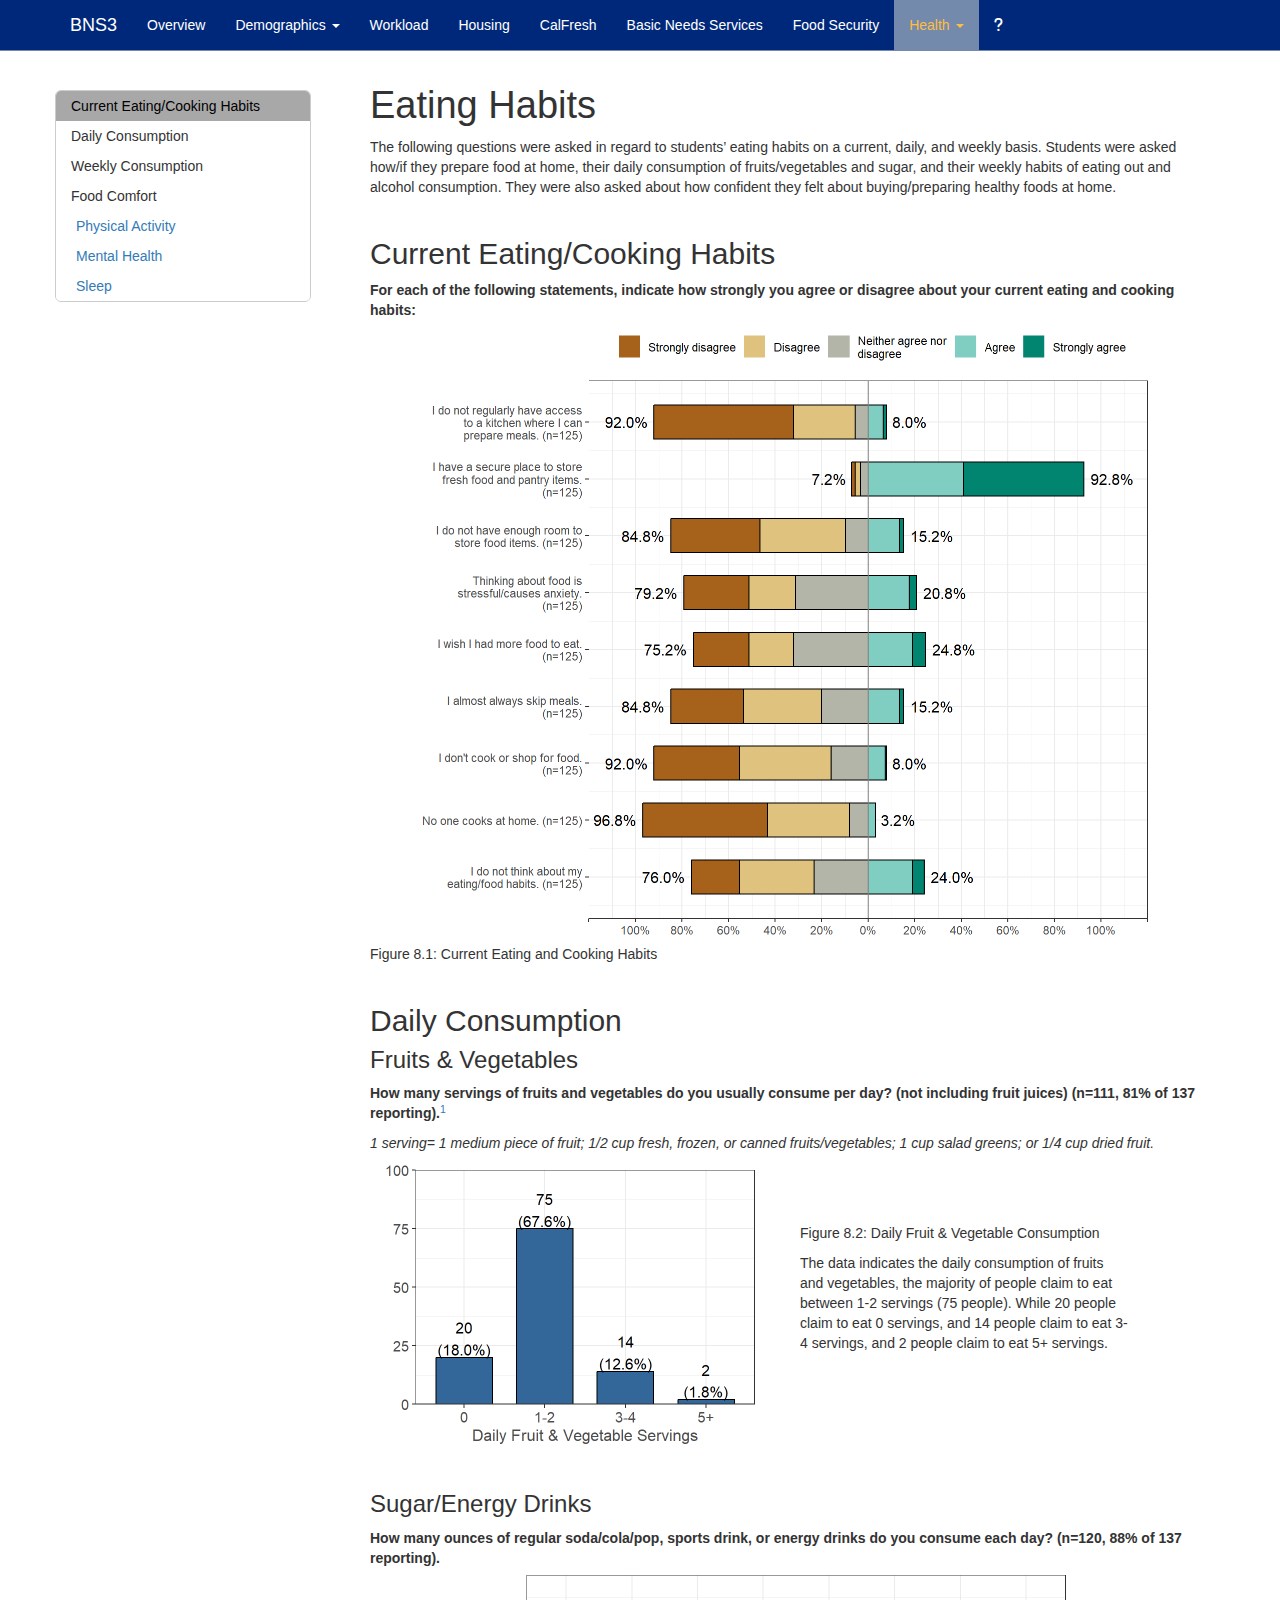
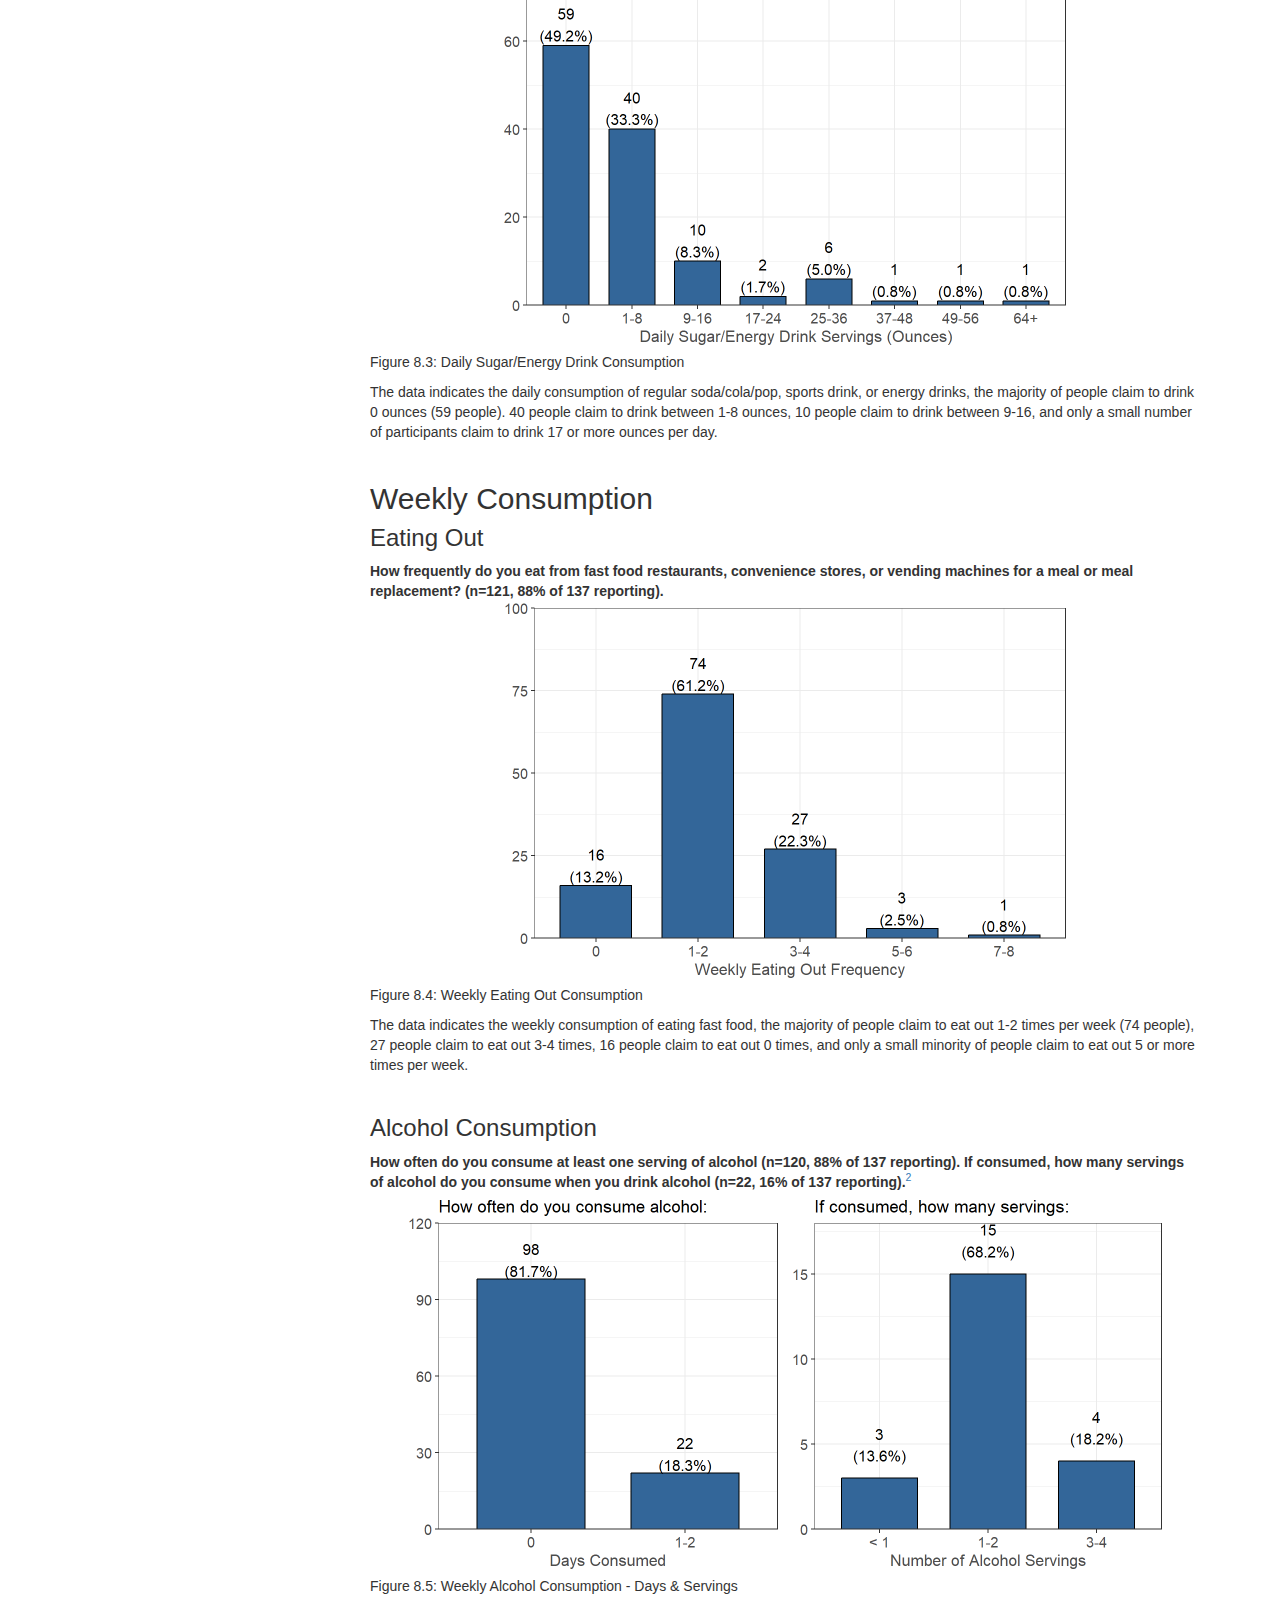
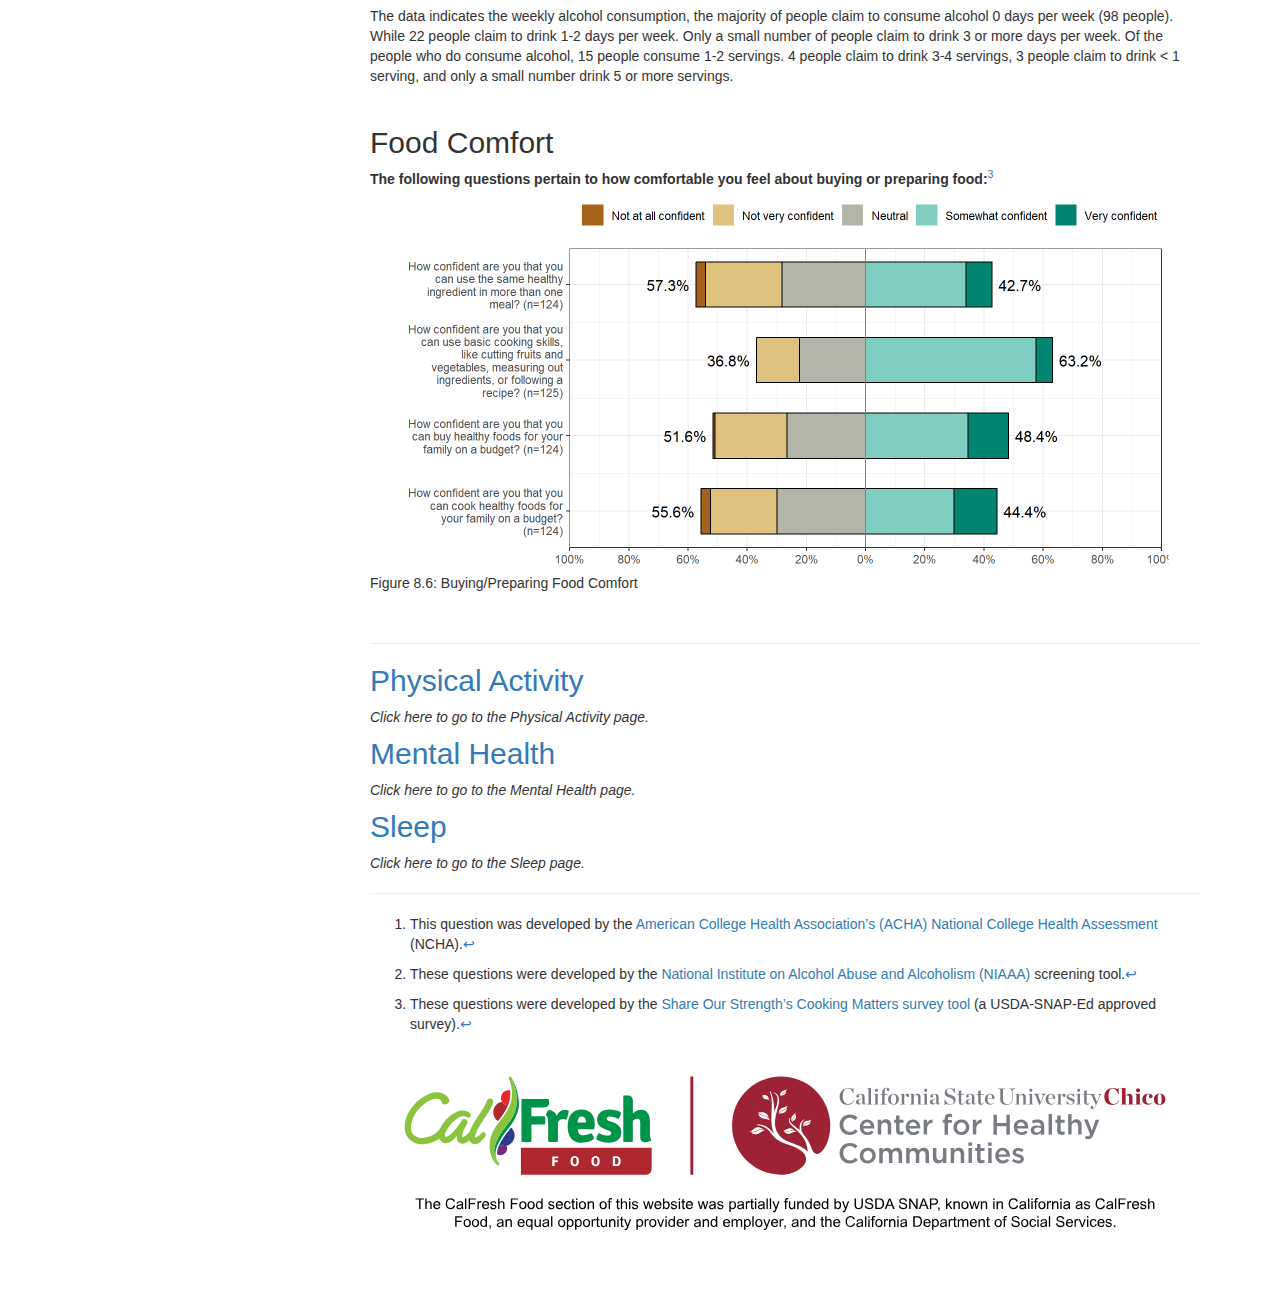
<file: Eating_Habits.html>
<!DOCTYPE html>

<html>

<head>

<meta charset="utf-8" />
<meta name="generator" content="pandoc" />
<meta http-equiv="X-UA-Compatible" content="IE=EDGE" />




<title>Eating Habits</title>

<script src="site_libs/header-attrs-2.25/header-attrs.js"></script>
<script src="site_libs/jquery-3.6.0/jquery-3.6.0.min.js"></script>
<meta name="viewport" content="width=device-width, initial-scale=1" />
<link href="site_libs/bootstrap-3.3.5/css/bootstrap.min.css" rel="stylesheet" />
<script src="site_libs/bootstrap-3.3.5/js/bootstrap.min.js"></script>
<script src="site_libs/bootstrap-3.3.5/shim/html5shiv.min.js"></script>
<script src="site_libs/bootstrap-3.3.5/shim/respond.min.js"></script>
<style>h1 {font-size: 34px;}
       h1.title {font-size: 38px;}
       h2 {font-size: 30px;}
       h3 {font-size: 24px;}
       h4 {font-size: 18px;}
       h5 {font-size: 16px;}
       h6 {font-size: 12px;}
       code {color: inherit; background-color: rgba(0, 0, 0, 0.04);}
       pre:not([class]) { background-color: white }</style>
<script src="site_libs/jqueryui-1.13.2/jquery-ui.min.js"></script>
<link href="site_libs/tocify-1.9.1/jquery.tocify.css" rel="stylesheet" />
<script src="site_libs/tocify-1.9.1/jquery.tocify.js"></script>
<script src="site_libs/navigation-1.1/tabsets.js"></script>
<link href="site_libs/font-awesome-6.4.2/css/all.min.css" rel="stylesheet" />
<link href="site_libs/font-awesome-6.4.2/css/v4-shims.min.css" rel="stylesheet" />

<style type="text/css">
  code{white-space: pre-wrap;}
  span.smallcaps{font-variant: small-caps;}
  span.underline{text-decoration: underline;}
  div.column{display: inline-block; vertical-align: top; width: 50%;}
  div.hanging-indent{margin-left: 1.5em; text-indent: -1.5em;}
  ul.task-list{list-style: none;}
    </style>







<link rel="stylesheet" href="styles.css" type="text/css" />



<style type = "text/css">
.main-container {
  max-width: 940px;
  margin-left: auto;
  margin-right: auto;
}
img {
  max-width:100%;
}
.tabbed-pane {
  padding-top: 12px;
}
.html-widget {
  margin-bottom: 20px;
}
button.code-folding-btn:focus {
  outline: none;
}
summary {
  display: list-item;
}
details > summary > p:only-child {
  display: inline;
}
pre code {
  padding: 0;
}
</style>


<style type="text/css">
.dropdown-submenu {
  position: relative;
}
.dropdown-submenu>.dropdown-menu {
  top: 0;
  left: 100%;
  margin-top: -6px;
  margin-left: -1px;
  border-radius: 0 6px 6px 6px;
}
.dropdown-submenu:hover>.dropdown-menu {
  display: block;
}
.dropdown-submenu>a:after {
  display: block;
  content: " ";
  float: right;
  width: 0;
  height: 0;
  border-color: transparent;
  border-style: solid;
  border-width: 5px 0 5px 5px;
  border-left-color: #cccccc;
  margin-top: 5px;
  margin-right: -10px;
}
.dropdown-submenu:hover>a:after {
  border-left-color: #adb5bd;
}
.dropdown-submenu.pull-left {
  float: none;
}
.dropdown-submenu.pull-left>.dropdown-menu {
  left: -100%;
  margin-left: 10px;
  border-radius: 6px 0 6px 6px;
}
</style>

<script type="text/javascript">
// manage active state of menu based on current page
$(document).ready(function () {
  // active menu anchor
  href = window.location.pathname
  href = href.substr(href.lastIndexOf('/') + 1)
  if (href === "")
    href = "index.html";
  var menuAnchor = $('a[href="' + href + '"]');

  // mark the anchor link active (and if it's in a dropdown, also mark that active)
  var dropdown = menuAnchor.closest('li.dropdown');
  if (window.bootstrap) { // Bootstrap 4+
    menuAnchor.addClass('active');
    dropdown.find('> .dropdown-toggle').addClass('active');
  } else { // Bootstrap 3
    menuAnchor.parent().addClass('active');
    dropdown.addClass('active');
  }

  // Navbar adjustments
  var navHeight = $(".navbar").first().height() + 15;
  var style = document.createElement('style');
  var pt = "padding-top: " + navHeight + "px; ";
  var mt = "margin-top: -" + navHeight + "px; ";
  var css = "";
  // offset scroll position for anchor links (for fixed navbar)
  for (var i = 1; i <= 6; i++) {
    css += ".section h" + i + "{ " + pt + mt + "}\n";
  }
  style.innerHTML = "body {" + pt + "padding-bottom: 40px; }\n" + css;
  document.head.appendChild(style);
});
</script>

<!-- tabsets -->

<style type="text/css">
.tabset-dropdown > .nav-tabs {
  display: inline-table;
  max-height: 500px;
  min-height: 44px;
  overflow-y: auto;
  border: 1px solid #ddd;
  border-radius: 4px;
}

.tabset-dropdown > .nav-tabs > li.active:before, .tabset-dropdown > .nav-tabs.nav-tabs-open:before {
  content: "\e259";
  font-family: 'Glyphicons Halflings';
  display: inline-block;
  padding: 10px;
  border-right: 1px solid #ddd;
}

.tabset-dropdown > .nav-tabs.nav-tabs-open > li.active:before {
  content: "\e258";
  font-family: 'Glyphicons Halflings';
  border: none;
}

.tabset-dropdown > .nav-tabs > li.active {
  display: block;
}

.tabset-dropdown > .nav-tabs > li > a,
.tabset-dropdown > .nav-tabs > li > a:focus,
.tabset-dropdown > .nav-tabs > li > a:hover {
  border: none;
  display: inline-block;
  border-radius: 4px;
  background-color: transparent;
}

.tabset-dropdown > .nav-tabs.nav-tabs-open > li {
  display: block;
  float: none;
}

.tabset-dropdown > .nav-tabs > li {
  display: none;
}
</style>

<!-- code folding -->



<style type="text/css">

#TOC {
  margin: 25px 0px 20px 0px;
}
@media (max-width: 768px) {
#TOC {
  position: relative;
  width: 100%;
}
}

@media print {
.toc-content {
  /* see https://github.com/w3c/csswg-drafts/issues/4434 */
  float: right;
}
}

.toc-content {
  padding-left: 30px;
  padding-right: 40px;
}

div.main-container {
  max-width: 1200px;
}

div.tocify {
  width: 20%;
  max-width: 260px;
  max-height: 85%;
}

@media (min-width: 768px) and (max-width: 991px) {
  div.tocify {
    width: 25%;
  }
}

@media (max-width: 767px) {
  div.tocify {
    width: 100%;
    max-width: none;
  }
}

.tocify ul, .tocify li {
  line-height: 20px;
}

.tocify-subheader .tocify-item {
  font-size: 0.90em;
}

.tocify .list-group-item {
  border-radius: 0px;
}


</style>



</head>

<body>


<div class="container-fluid main-container">


<!-- setup 3col/9col grid for toc_float and main content  -->
<div class="row">
<div class="col-xs-12 col-sm-4 col-md-3">
<div id="TOC" class="tocify">
</div>
</div>

<div class="toc-content col-xs-12 col-sm-8 col-md-9">




<div class="navbar navbar-default  navbar-fixed-top" role="navigation">
  <div class="container">
    <div class="navbar-header">
      <button type="button" class="navbar-toggle collapsed" data-toggle="collapse" data-bs-toggle="collapse" data-target="#navbar" data-bs-target="#navbar">
        <span class="icon-bar"></span>
        <span class="icon-bar"></span>
        <span class="icon-bar"></span>
      </button>
      <a class="navbar-brand" href="index.html">BNS3</a>
    </div>
    <div id="navbar" class="navbar-collapse collapse">
      <ul class="nav navbar-nav">
        <li>
  <a href="index.html">Overview</a>
</li>
<li class="dropdown">
  <a href="#" class="dropdown-toggle" data-toggle="dropdown" role="button" data-bs-toggle="dropdown" aria-expanded="false">
    Demographics
     
    <span class="caret"></span>
  </a>
  <ul class="dropdown-menu" role="menu">
    <li>
      <a href="Personal_Demo.html">Personal Demographics</a>
    </li>
    <li>
      <a href="Student_Demo.html">Student Demographics</a>
    </li>
  </ul>
</li>
<li>
  <a href="Workload.html">Workload</a>
</li>
<li>
  <a href="Housing.html">Housing</a>
</li>
<li>
  <a href="CalFresh.html">CalFresh</a>
</li>
<li>
  <a href="Basic_Needs.html">Basic Needs Services</a>
</li>
<li>
  <a href="Food_Security.html">Food Security</a>
</li>
<li class="dropdown">
  <a href="#" class="dropdown-toggle" data-toggle="dropdown" role="button" data-bs-toggle="dropdown" aria-expanded="false">
    Health
     
    <span class="caret"></span>
  </a>
  <ul class="dropdown-menu" role="menu">
    <li>
      <a href="Eating_Habits.html">Eating Habits</a>
    </li>
    <li>
      <a href="Physical_Activity.html">Physical Activity</a>
    </li>
    <li>
      <a href="Sleep.html">Sleep</a>
    </li>
    <li>
      <a href="Mental_Health.html">Mental Health</a>
    </li>
  </ul>
</li>
<li>
  <a href="Instructions.html">
    <span class="fa fa-question"></span>
     
  </a>
</li>
      </ul>
      <ul class="nav navbar-nav navbar-right">
        
      </ul>
    </div><!--/.nav-collapse -->
  </div><!--/.container -->
</div><!--/.navbar -->

<div id="header">



<h1 class="title toc-ignore">Eating Habits</h1>

</div>


<p>The following questions were asked in regard to students’ eating
habits on a current, daily, and weekly basis. Students were asked how/if
they prepare food at home, their daily consumption of fruits/vegetables
and sugar, and their weekly habits of eating out and alcohol
consumption. They were also asked about how confident they felt about
buying/preparing healthy foods at home.</p>
<p><br></p>
<div id="current-eatingcooking-habits" class="section level2">
<h2>Current Eating/Cooking Habits</h2>
<p><strong>For each of the following statements, indicate how strongly
you agree or disagree about your current eating and cooking
habits:</strong>
<img src="Eating_Habits_files/figure-html/unnamed-chunk-2-1.png" width="739.2" style="display: block; margin: auto;" />
Figure 8.1: Current Eating and Cooking Habits</p>
<p><br /></p>
</div>
<div id="daily-consumption" class="section level2">
<h2>Daily Consumption</h2>
<div id="fruits-vegetables" class="section level3">
<h3>Fruits &amp; Vegetables</h3>
<p><strong>How many servings of fruits and vegetables do you usually
consume per day? (not including fruit juices) (n=111, 81% of 137
reporting).</strong><a href="#fn1" class="footnote-ref"
id="fnref1"><sup>1</sup></a></p>
<p><em>1 serving= 1 medium piece of fruit; 1/2 cup fresh, frozen, or
canned fruits/vegetables; 1 cup salad greens; or 1/4 cup dried
fruit.</em></p>
<div class="row">
<div class="col-md-6">
<p><img src="Eating_Habits_files/figure-html/unnamed-chunk-3-1.png" width="384" style="display: block; margin: auto;" /></p>
</div>
<div class="col-md-5">
<p><br><br><br>Figure 8.2: Daily Fruit &amp; Vegetable Consumption
<br></p>
<p>The data indicates the daily consumption of fruits and vegetables,
the majority of people claim to eat between 1-2 servings (75 people).
While 20 people claim to eat 0 servings, and 14 people claim to eat 3-4
servings, and 2 people claim to eat 5+ servings.</p>
</div>
</div>
<p><br /></p>
</div>
<div id="sugarenergy-drinks" class="section level3">
<h3>Sugar/Energy Drinks</h3>
<p><strong>How many ounces of regular soda/cola/pop, sports drink, or
energy drinks do you consume each day? (n=120, 88% of 137
reporting).</strong>
<img src="Eating_Habits_files/figure-html/unnamed-chunk-4-1.png" width="576" style="display: block; margin: auto;" />
Figure 8.3: Daily Sugar/Energy Drink Consumption</p>
<p>The data indicates the daily consumption of regular soda/cola/pop,
sports drink, or energy drinks, the majority of people claim to drink 0
ounces (59 people). 40 people claim to drink between 1-8 ounces, 10
people claim to drink between 9-16, and only a small number of
participants claim to drink 17 or more ounces per day.</p>
<p><br /></p>
</div>
</div>
<div id="weekly-consumption" class="section level2">
<h2>Weekly Consumption</h2>
<div id="eating-out" class="section level3">
<h3>Eating Out</h3>
<p><strong>How frequently do you eat from fast food restaurants,
convenience stores, or vending machines for a meal or meal replacement?
(n=121, 88% of 137 reporting).</strong>
<img src="Eating_Habits_files/figure-html/unnamed-chunk-5-1.png" width="576" style="display: block; margin: auto;" />
Figure 8.4: Weekly Eating Out Consumption</p>
<p>The data indicates the weekly consumption of eating fast food, the
majority of people claim to eat out 1-2 times per week (74 people), 27
people claim to eat out 3-4 times, 16 people claim to eat out 0 times,
and only a small minority of people claim to eat out 5 or more times per
week.</p>
<p><br /></p>
</div>
<div id="alcohol-consumption" class="section level3">
<h3>Alcohol Consumption</h3>
<p><strong>How often do you consume at least one serving of alcohol
(n=120, 88% of 137 reporting). If consumed, how many servings of alcohol
do you consume when you drink alcohol (n=22, 16% of 137
reporting).</strong><a href="#fn2" class="footnote-ref"
id="fnref2"><sup>2</sup></a>
<img src="Eating_Habits_files/figure-html/unnamed-chunk-6-1.png" width="768" style="display: block; margin: auto;" />
Figure 8.5: Weekly Alcohol Consumption - Days &amp; Servings</p>
<p>The data indicates the weekly alcohol consumption, the majority of
people claim to consume alcohol 0 days per week (98 people). While 22
people claim to drink 1-2 days per week. Only a small number of people
claim to drink 3 or more days per week. Of the people who do consume
alcohol, 15 people consume 1-2 servings. 4 people claim to drink 3-4
servings, 3 people claim to drink &lt; 1 serving, and only a small
number drink 5 or more servings.</p>
<p><br /></p>
</div>
</div>
<div id="food-comfort" class="section level2">
<h2>Food Comfort</h2>
<p><strong>The following questions pertain to how comfortable you feel
about buying or preparing food:</strong><a href="#fn3"
class="footnote-ref" id="fnref3"><sup>3</sup></a>
<img src="Eating_Habits_files/figure-html/unnamed-chunk-7-1.png" width="768" style="display: block; margin: auto;" />
Figure 8.6: Buying/Preparing Food Comfort</p>
<p><br /></p>
<hr />
</div>
<div id="physical-activity" class="section level2">
<h2><a href="Physical_Activity.html">Physical Activity</a></h2>
<p><em>Click here to go to the Physical Activity page.</em></p>
</div>
<div id="mental-health" class="section level2">
<h2><a href="Mental_Health.html">Mental Health</a></h2>
<p><em>Click here to go to the Mental Health page.</em></p>
</div>
<div id="sleep" class="section level2">
<h2><a href="Sleep.html">Sleep</a></h2>
<p><em>Click here to go to the Sleep page.</em></p>
</div>
<div class="footnotes footnotes-end-of-document">
<hr />
<ol>
<li id="fn1"><p>This question was developed by the <a
href="https://www.acha.org/documents/ncha/ACHA-NCHA_IIc_Web_Survey_2011_SAMPLE.pdf#page=15">American
College Health Association’s (ACHA) National College Health
Assessment</a> (NCHA).<a href="#fnref1"
class="footnote-back">↩︎</a></p></li>
<li id="fn2"><p>These questions were developed by the <a
href="https://pubs.niaaa.nih.gov/publications/aa65/AA65.pdf#page=4">National
Institute on Alcohol Abuse and Alcoholism (NIAAA)</a> screening tool.<a
href="#fnref2" class="footnote-back">↩︎</a></p></li>
<li id="fn3"><p>These questions were developed by the <a
href="https://foodsharelc.org/wp-content/uploads/2019/07/2017-Survey.CMF_.English.pdf#page=5">Share
Our Strength’s Cooking Matters survey tool</a> (a USDA-SNAP-Ed approved
survey).<a href="#fnref3" class="footnote-back">↩︎</a></p></li>
</ol>
</div>

<?xml version="1.0" encoding="utf-8"?>
<!-- Generator: Adobe Illustrator 28.3.0, SVG Export Plug-In . SVG Version: 6.00 Build 0)  -->
<svg version="1.1" id="Layer_1" xmlns="http://www.w3.org/2000/svg" xmlns:xlink="http://www.w3.org/1999/xlink" x="0px" y="0px"
	 viewBox="0 0 1200 316" style="enable-background:new 0 0 1200 316;" xml:space="preserve">
<style type="text/css">
	.st0{fill:#AF2830;}
	.st1{fill:#8AC340;}
	.st2{fill:#00944B;}
	.st3{fill:none;}
	.st4{fill:#722B82;}
	.st5{fill:#E72429;}
	.st6{fill:#2A3B8E;}
	.st7{fill:#FFFFFF;}
	.st8{fill:#9D2235;}
	.st9{fill:#787C82;}
</style>
<g>
	<g>
		<g>
			<path class="st0" d="M396.9,189c7.4,0,10.3-3.5,10.3-9.5c0-6,0-29.4,0-29.4h-189V189C218.2,189,389.5,189,396.9,189z"/>
			<path class="st1" d="M162.6,127.9c-1.7,1.7-2.4,2.4-3.7,3.4c-1.2,1-2.3,1.8-3.3,2.5c-1,0.6-1.7,1-2.3,1.2
				c-0.7,0.3-1.1,0.3-1.3,0.3c-0.1,0-0.2,0-0.3,0c0-0.1-0.1-0.3-0.1-0.6c0-0.4,0-1.3,0.7-3.4c0.7-2.1,1.8-4.6,3.2-7.5
				c1.4-2.9,3.3-6.2,5.7-9.9c0.8-1.2,1.6-2.5,2.5-3.8c0.9-1.3,1.7-2.6,2.5-3.8c2.8-4.1,5.3-8.1,7.6-11.8c2.3-3.8,3.7-7.3,4.3-10.5
				c0.2-1.2-0.1-2.4-0.8-3.4c-0.8-1-1.8-1.7-3-1.9c-1.3-0.2-2.5,0.1-3.5,0.8c-1.1,0.7-1.7,1.7-1.9,2.9c-0.2,1-0.6,2.3-1.3,3.7
				c-0.7,1.5-1.6,3.1-2.5,4.7c-1,1.7-2,3.4-3.2,5.1c-1.2,1.8-2.3,3.5-3.4,5.2c-0.9,1.3-1.8,2.6-2.6,3.9c-0.8,1.2-1.7,2.5-2.5,3.9
				c-4.6,7.2-7.7,13.3-9.4,17.9c-1.3,1.4-2.6,2.7-4,3.9c-2,1.9-3.6,3.1-4.7,3.5c-1.3,0.5-1.7,0.5-1.7,0.5c0,0-0.2-0.2-0.3-1
				c-0.1-0.8,0-2,0.3-3.4c0.3-1.5,0.9-3.4,1.9-5.7c0.9-2.3,2.4-5,4.2-8c0,0,0-0.1,0-0.1c0.1-0.3,0.3-0.6,0.6-1
				c0.7-1.1,0.9-2.3,0.6-3.5c-0.3-1.2-1-2.2-2.1-2.9c-1.1-0.7-2.3-0.9-3.5-0.6c-1.2,0.3-2.2,1-2.8,2.1c-0.2,0.2-0.3,0.4-0.4,0.6
				c-0.1,0.2-0.3,0.4-0.4,0.7c-2.3,3.8-4.7,7.2-7.1,10.1c-2.4,2.9-4.7,5.4-6.8,7.3c-2.1,1.9-3.9,3.3-5.5,4.1
				c-1.4,0.7-2.4,0.9-3.1,0.5c-0.1-0.1-0.3-0.2-0.7-0.7c-0.1-0.1-0.3-0.6-0.2-1.9c0.1-1.2,0.5-2.6,1.2-4.3c0.1-0.1,0.1-0.2,0.2-0.3
				c0.2-0.4,0.5-0.9,0.6-1.4c0.1-0.1,0.1-0.2,0.2-0.3c1.3-2.5,3.1-5.1,5.2-7.6c2.1-2.6,4.5-5,7.1-7.1c2.6-2.2,5.1-3.8,7.7-5
				c4-1.8,7.1-1.8,9.5,0.1c1.1,0.9,2.1,1.2,3.1,1c1-0.2,1.7-0.6,2.2-1.3c0.5-0.7,0.6-1.6,0.5-2.6c-0.1-1-0.7-2-1.8-2.8
				c-2.5-2-5.4-3.2-8.7-3.5c-3.3-0.3-6.8,0.4-10.4,2c-3.2,1.4-6.3,3.4-9.3,5.9c-3,2.5-5.7,5.3-8.1,8.3c-2.1,2.7-3.9,5.4-5.3,8.3
				c-0.2,0.3-0.4,0.6-0.6,0.9c-0.4,0.7-0.8,1.4-1.3,2.1c-0.4,0.7-0.9,1.3-1.4,1.9c-1.7,1.8-3.7,3.5-6,4.9c-2.3,1.4-4.7,2.5-7.1,3.4
				c-1.8,0.6-3.7,1.1-5.6,1.4c-1.9,0.4-3.8,0.5-5.7,0.5c-1.9-0.1-3.7-0.4-5.4-0.9c-1.7-0.5-3.4-1.4-5-2.6c-2.3-1.7-3.8-3.9-4.4-6.8
				c-0.6-2.9-0.7-6-0.2-9.1c0.5-3.2,1.4-6.4,2.8-9.4c1.3-3.1,2.7-5.7,4.2-7.9c2.6-3.7,5.6-7.2,8.8-10c3.3-2.9,9.2-6.8,14.1-8.7
				c4.5-1.7,8.3-1.9,11-0.4c2.3,1.3,3.3,3.4,3.5,4.5c0.4,1.7,1.6,2.8,3.5,3c2.7,0.3,6-1.5,6.9-3.6c1.7-4.1-2.4-8.6-6.8-11.4
				c-1.9-1.2-4.1-2.1-6.4-2.5c-2.4-0.4-4.9-0.5-7.3-0.1c-2.4,0.4-4.7,0.9-7,1.8c-2.3,0.8-4.5,1.9-6.7,3.1c-2.1,1.2-4.1,2.5-6,3.8
				c-4.2,3-8,6.4-11.3,10.3c-3.4,3.9-6.2,8.2-8.4,12.8c-1.1,2.3-2.1,4.8-2.8,7.4c-0.8,2.7-1.2,5.3-1.4,8c-0.2,2.7-0.1,5.3,0.3,8
				c0.4,2.7,1.3,5.2,2.6,7.6c2,3.7,4.8,6.5,8.4,8.5c3.6,2,7.4,3.2,11.4,3.6c1.2,0.1,2.4,0.2,3.6,0.2c3.5,0,7.1-0.6,10.6-1.7
				c4.7-1.5,9-3.6,12.9-6.2c0.1,0,0.1-0.1,0.2-0.1c0.1,0.1,0.1,0.3,0.2,0.4c0.9,1.9,2.4,3.5,4.3,4.6c1.4,0.9,3.1,1.4,4.9,1.4
				c1.8,0,3.6-0.4,5.3-1.2c1.7-0.9,3.3-2,4.8-3.2c1.5-1.3,2.9-2.7,4.2-4.3c0.5-0.6,1-1.2,1.4-1.8c0,0.5,0,0.9,0,1.4
				c0.1,1.4,0.3,2.7,0.6,3.8c0.3,1.1,0.7,2,1.2,2.9c0.5,0.9,1,1.4,1.5,1.7c1.7,1,3.3,1.6,4.8,1.6c0.1,0,0.2,0,0.3,0
				c1.7,0,3.4-0.5,5-1.4c1.6-0.9,3.2-2.1,4.7-3.6c0.3,0.8,0.7,1.5,1.2,2.1c0.7,0.8,1.4,1.4,2.1,1.9c0.8,0.5,1.6,0.8,2.3,1.1
				c0.8,0.3,1.7,0.5,2.6,0.5c0.1,0,0.1,0,0.2,0c1.5,0,3.2-0.5,4.8-1.5c1.7-1,3.4-2.3,5-3.9c1.6-1.5,2.5-2.5,4.8-5.2
				C169.2,130.7,165.5,125,162.6,127.9z"/>
			<g>
				<path class="st2" d="M233.4,91.7v7.1v5.7h19.4c0.5,1.8,0.7,3.8,0.7,6s-0.2,4.1-0.7,6h-19.4v25c-1.9,0.4-4.3,0.5-7.2,0.5
					c-2.9,0-5.3-0.2-7.2-0.5V80l0.6-0.5h38.8c0.4,1.5,0.5,3.4,0.5,5.6c0,2.3-0.6,3.9-1.9,5c-1.2,1.1-3.2,1.6-5.9,1.6H233.4z"/>
				<path class="st2" d="M254.2,102.6c0.3-1.2,0.9-2.6,1.7-4c0.8-1.5,1.7-2.6,2.5-3.2c5.6,0.4,9.4,3.2,11.6,8.2
					c2.3-5.4,6.1-8.2,11.3-8.2c1.6,0,3.6,0.2,6,0.7c0,1.9-0.3,4.1-1,6.7c-0.6,2.6-1.5,4.8-2.6,6.6c-1-0.4-2.6-0.7-4.6-0.9
					c-3,0-5.5,1.5-7.4,4.6v28.2c-2,0.4-4.3,0.5-7,0.5c-2.7,0-5.1-0.2-7.1-0.5v-29.3C257.6,107.5,256.5,104.4,254.2,102.6z"/>
				<path class="st2" d="M324,123.3h-23.6c0.1,2.7,0.8,4.8,2.1,6.3c1.3,1.5,3.3,2.2,6.2,2.2c1.4,0,3.1-0.2,5-0.6
					c1.9-0.4,4.1-1.1,6.5-2c2,2.1,3.2,4.8,3.7,8.3c-4.8,3.4-10.7,5.2-17.8,5.2c-3.8,0-7-0.6-9.6-1.8c-2.6-1.2-4.7-2.9-6.3-5.1
					c-1.6-2.2-2.7-4.7-3.4-7.7c-0.7-3-1-6.2-1-9.7c0-3.4,0.4-6.5,1.2-9.4c0.8-2.9,2.1-5.4,3.7-7.5c1.7-2.1,3.8-3.8,6.3-5
					c2.6-1.2,5.6-1.8,9-1.8c2.9,0,5.5,0.5,7.8,1.4c2.3,1,4.3,2.3,5.9,4c1.6,1.7,2.9,3.7,3.8,6.1c0.9,2.4,1.3,4.9,1.3,7.7
					C325.1,117.7,324.8,120.8,324,123.3z M300.3,113.5h11.9v-1c0-2.2-0.5-4.1-1.5-5.5c-1-1.4-2.5-2.2-4.5-2.2c-1.9,0-3.3,0.7-4.3,2
					S300.4,110.4,300.3,113.5z"/>
				<path class="st2" d="M327.1,138.2c0.1-1.6,0.5-3.3,1.2-5.2c0.8-1.9,1.6-3.4,2.7-4.4c4.8,2.5,9,3.8,12.6,3.8c1.7,0,3-0.3,3.9-0.9
					c0.9-0.6,1.4-1.3,1.4-2.3c0-1.8-1.4-3.2-4.2-4.1l-5-1.9c-7.5-2.8-11.3-7.3-11.3-13.6c0-4.6,1.6-8.2,4.8-10.9
					c3.2-2.7,7.4-4,12.8-4c2.7,0,5.6,0.4,8.8,1.1c3.2,0.8,5.8,1.6,7.9,2.7c0.1,1.7-0.2,3.6-1,5.6c-0.8,2-1.8,3.5-2.9,4.3
					c-5.1-2.3-9.3-3.4-12.7-3.4c-1.2,0-2.1,0.3-2.8,0.8c-0.6,0.5-1,1.2-1,2.1c0,1.4,1.1,2.6,3.4,3.4l5.6,2c8,2.8,12.1,7.7,12.1,14.6
					c0,4.5-1.7,8.1-5,10.8s-8.1,4-14.2,4C338,142.7,332.3,141.2,327.1,138.2z"/>
				<path class="st2" d="M404.8,111.4V130c0,4,0.7,7,2.3,8.9c-2.3,2-5,3.1-8.3,3.1c-3.1,0-5.3-0.7-6.4-2.2c-1.1-1.4-1.7-3.6-1.7-6.6
					V114c0-2.1-0.3-3.6-0.8-4.6c-0.6-1-1.6-1.5-3.2-1.5c-0.9,0-2,0.2-3.1,0.7c-1.2,0.5-2.4,1.3-3.6,2.4v30.2c-2,0.4-4.3,0.5-6.9,0.5
					c-2.6,0-4.9-0.2-6.9-0.5v-66l0.6-0.6h5.6c2.9,0,4.9,0.6,6,1.9c1.1,1.3,1.7,3.5,1.7,6.6v17.1c4-3.3,8.1-5,12.1-5
					c4,0,7.1,1.5,9.3,4.4C403.7,102.6,404.8,106.5,404.8,111.4z"/>
			</g>
			<g>
				<path class="st3" d="M204.1,61.5c0.1,0.4,0.2,0.9,0.3,1.5C204.3,62.5,204.2,62,204.1,61.5z"/>
				<path class="st3" d="M185.3,114.4c0.5-0.6,0.9-1.2,1.4-1.9c-1.2,1.5-2.3,2.9-3.3,4.3C184,116,184.6,115.2,185.3,114.4z"/>
				<path class="st4" d="M187,145.8c-2.4,5.2-3.5,9.7-3.3,13.5c1.8,1.1,4,1.6,6.3,1.3c5.3-0.7,9-5.5,8.2-10.8c-0.1-1-0.5-2-0.9-2.8
					c-0.4,0.1-0.9,0.2-1.3,0.3C192.8,147.8,189.7,147.2,187,145.8z"/>
				<path class="st0" d="M199.5,88.9c-3.6-0.2-6.8-2.3-8.6-5.3c-7.5,1.4-13,8.1-12.6,15.8c0.2,5,2.8,9.4,6.7,12.1
					c3.8-4.4,10.1-12.6,14.2-21.8C199.3,89.4,199.4,89.1,199.5,88.9z"/>
				<path class="st5" d="M199.5,88.9c3.4-8,3.6-16.1,3.2-21.5c-1-0.3-2-0.4-3-0.4c-5.9,0.2-10.5,5.4-10.3,11.4
					c0.1,1.9,0.7,3.6,1.6,5.2C192.7,86.6,195.9,88.7,199.5,88.9z"/>
				<path class="st6" d="M203.9,120.8c-0.7,0.9-1.4,1.8-2.1,2.7c-6.9,8.4-11.8,15.8-14.7,22.3c2.7,1.3,5.8,1.9,8.9,1.5
					c0.5-0.1,0.9-0.2,1.3-0.3c7.6-1.7,12.8-9,11.7-16.8C208.5,126.4,206.6,123.2,203.9,120.8z"/>
				<polygon class="st2" points="204.2,47.8 201.6,47 204.2,47.8 				"/>
				<path class="st2" d="M200.1,122.2c11.3-13.8,14.2-25.8,15-30.7c1.2-13.2-2.3-27.8-10.7-43.3l0,0c11.7,26.7,10.7,46.2-3.3,65.1
					l0,0c-22.7,27.6-27.2,45.6-14.6,58.6l0,0l0,0c-3.5-3.7-5-7.8-5-12.2C180.9,150.5,187,138.2,200.1,122.2z"/>
				<polygon class="st2" points="186.9,172.2 186.7,172.2 186.9,175.1 				"/>
				<path class="st1" d="M201.1,113.4L201.1,113.4c14.1-18.9,15.1-38.4,3.4-65.1l0,0l-0.2-0.4l0,0l-2.6-0.8l-1.2,2.5l0.2,0.4
					c1.7,3.9,2.8,7.7,3.6,11.3l0,0c0,0.1,0,0.1,0,0.2c0.1,0.5,0.2,1,0.3,1.5c0.8,5,1.8,16.4-3.2,27.6c-3.5,7.8-9.4,15.3-14.6,22
					c-0.5,0.6-0.9,1.2-1.4,1.9c-0.7,0.8-1.3,1.6-1.9,2.5c-0.6,0.8-1.1,1.5-1.6,2.2c-12.7,18.4-12.2,41.5,1.8,55.8l0.3,0.3l2.9-0.1
					l0.2-2.9v0l-0.4-0.3l0,0C173.8,159,178.3,140.9,201.1,113.4z"/>
			</g>
			<g>
				<path class="st7" d="M266.7,165.2l0.2,1.6v1.4h4.5c0.1,0.4,0.2,0.8,0.2,1.3c0,0.5-0.1,0.9-0.2,1.3h-4.5v5.5
					c-0.4,0.1-1,0.1-1.7,0.1c-0.7,0-1.2,0-1.7-0.1v-13.7l0.1-0.1h8.6c0.1,0.3,0.1,0.8,0.1,1.3c0,0.5-0.1,0.9-0.4,1.1
					c-0.3,0.2-0.7,0.4-1.3,0.4H266.7z"/>
				<path class="st7" d="M292.1,175.4c-1.5-1.2-2.2-3.2-2.2-6c0-1.2,0.1-2.3,0.4-3.2c0.3-0.9,0.7-1.7,1.2-2.3
					c0.5-0.6,1.2-1.1,1.9-1.4c0.8-0.3,1.6-0.5,2.5-0.5c0.9,0,1.8,0.2,2.6,0.5c0.8,0.3,1.4,0.8,1.9,1.4c0.5,0.6,0.9,1.4,1.2,2.3
					c0.3,0.9,0.4,2,0.4,3.2c0,1.2-0.1,2.2-0.4,3.2c-0.3,0.9-0.7,1.7-1.2,2.3c-0.5,0.6-1.2,1.1-1.9,1.4c-0.8,0.3-1.6,0.5-2.6,0.5
					C294.5,176.7,293.2,176.2,292.1,175.4z M293.8,172.5c0.4,1.1,1.1,1.6,2.2,1.6c0.6,0,1-0.1,1.4-0.4c0.3-0.3,0.6-0.6,0.8-1.1
					c0.2-0.4,0.3-0.9,0.4-1.4c0.1-0.5,0.1-1.1,0.1-1.6c0-0.5,0-1-0.1-1.6c0-0.6-0.1-1.1-0.3-1.7c-0.2-0.5-0.4-0.9-0.8-1.3
					c-0.4-0.3-0.9-0.5-1.6-0.5c-0.7,0-1.2,0.2-1.5,0.5c-0.3,0.3-0.6,0.8-0.8,1.2c-0.2,0.5-0.3,1-0.3,1.6c0,0.6-0.1,1-0.1,1.5
					c0,0.6,0,1.2,0.1,1.7C293.5,171.5,293.6,172,293.8,172.5z"/>
				<path class="st7" d="M322.3,175.4c-1.5-1.2-2.2-3.2-2.2-6c0-1.2,0.1-2.3,0.4-3.2c0.3-0.9,0.7-1.7,1.2-2.3
					c0.5-0.6,1.2-1.1,1.9-1.4c0.8-0.3,1.6-0.5,2.5-0.5c0.9,0,1.8,0.2,2.6,0.5c0.8,0.3,1.4,0.8,1.9,1.4c0.5,0.6,0.9,1.4,1.2,2.3
					c0.3,0.9,0.4,2,0.4,3.2c0,1.2-0.1,2.2-0.4,3.2c-0.3,0.9-0.7,1.7-1.2,2.3c-0.5,0.6-1.2,1.1-1.9,1.4c-0.8,0.3-1.6,0.5-2.6,0.5
					C324.6,176.7,323.3,176.2,322.3,175.4z M324,172.5c0.4,1.1,1.1,1.6,2.2,1.6c0.6,0,1-0.1,1.4-0.4c0.3-0.3,0.6-0.6,0.8-1.1
					c0.2-0.4,0.3-0.9,0.4-1.4c0.1-0.5,0.1-1.1,0.1-1.6c0-0.5,0-1-0.1-1.6c0-0.6-0.1-1.1-0.3-1.7c-0.2-0.5-0.4-0.9-0.8-1.3
					c-0.4-0.3-0.9-0.5-1.6-0.5c-0.7,0-1.2,0.2-1.5,0.5c-0.3,0.3-0.6,0.8-0.8,1.2c-0.2,0.5-0.3,1-0.3,1.6c0,0.6-0.1,1-0.1,1.5
					c0,0.6,0,1.2,0.1,1.7C323.7,171.5,323.8,172,324,172.5z"/>
				<path class="st7" d="M360.1,175.5c-0.4,0.4-1,0.6-1.7,0.8c-0.7,0.2-1.5,0.2-2.4,0.2c-0.4,0-1,0-1.8,0c-0.8,0-1.8,0-3-0.1
					l-0.1-0.1v-13.8l0.1-0.1c0.8,0,1.6,0,2.5-0.1s1.8,0,2.7,0c1.2,0,2.1,0.2,2.9,0.6c0.8,0.4,1.4,0.9,1.9,1.5s0.8,1.4,1,2.3
					c0.2,0.9,0.3,1.8,0.3,2.8c0,1.4-0.2,2.6-0.5,3.6C361.6,173.9,361,174.8,360.1,175.5z M356.4,173.9c1.8,0,2.7-1.5,2.7-4.5
					c0-3-0.9-4.6-2.7-4.6c-0.4,0-0.8,0-1.2,0c-0.3,0-0.6,0-0.9,0v9.2c0.2,0,0.5,0,0.9,0C355.6,173.9,355.9,173.9,356.4,173.9z"/>
			</g>
		</g>
		<rect x="463.2" y="47" class="st8" width="4.2" height="142"/>
		<g>
			<g>
				<g>
					<path class="st9" d="M679,76.2c0-7.4,5.4-12.5,12.2-12.5c2.4,0,4.4,0.6,6,1.4l1.5-1.6h0.3v8.1h-0.4c-1.8-4.7-4.2-7.3-7.8-7.3
						c-4,0-7.3,3.6-7.3,11.5c0,7.8,4.2,10.9,8.2,10.9c3.8,0,6.5-2.4,8-5.6l0.6,0.3c-1.4,3.3-4.4,6.6-9.7,6.6
						C683.6,88.1,679,83.4,679,76.2"/>
					<path class="st9" d="M711.8,84.3v-5c-4.4,0.9-5.4,1.8-5.4,4.1c0,1.6,0.8,2.7,2.5,2.7C710,86.2,711.1,85.2,711.8,84.3 M702.6,84
						c0-1.3,0.6-2.6,2-3.4c2.5-1.4,6.4-1.6,7.1-1.9v-2.4c0-2.5-0.7-3.7-2.7-3.7c-1.1,0-2.2,0.4-2.8,1c0.6,0.5,0.9,1.1,0.9,1.8
						c0,1.2-0.7,2-2,2c-1.2,0-1.9-0.9-1.9-2c0-2,2.4-3.4,6.2-3.4c3.8,0,5.8,1.5,5.8,4.9v7.8c0,1.6,0.6,2.3,2.5,1.5l0.1,0.3
						c-1.2,0.7-2,1.1-3.2,1.1c-1.9,0-2.6-0.8-2.8-2.6h-0.1c-1.3,1.5-2.8,2.6-4.9,2.6C703.9,87.7,702.6,85.9,702.6,84"/>
					<path class="st9" d="M718.4,87.1c1.9,0,2.4-0.3,2.4-1.3V65.9c0-1.1-0.3-1.6-2.7-1.7v-0.4l6.2-0.2v22.2c0,1,0.4,1.2,2.4,1.3v0.4
						h-8.3V87.1z"/>
					<path class="st9" d="M730.1,67c0-1.4,0.9-2.3,2.2-2.3c1.3,0,2.2,0.9,2.2,2.2c0,1.3-0.9,2.3-2.2,2.3
						C730.9,69.2,730.1,68.4,730.1,67 M728.2,87.1c1.9,0,2.4-0.3,2.4-1.3V74.4c0-1-0.5-1.6-2.4-1.7v-0.4l5.9-0.2v13.8
						c0,1,0.4,1.2,2.4,1.3v0.4h-8.4V87.1z"/>
					<path class="st9" d="M738.1,87.1c1.9,0,2.4-0.3,2.4-1.3V73.3h-2.9v-0.4l2.9-0.7v-1.3c0-2.8,0.7-4.6,1.9-5.8
						c1.1-1.1,2.6-1.7,4.3-1.7c2.9,0,4.3,1.3,4.3,2.7c0,1.2-0.7,2-1.9,2c-1,0-2-0.6-2-2.1c0-0.4,0.3-1.2,0.5-1.5
						c-0.3-0.3-0.7-0.5-1.2-0.5c-0.6,0-1,0.2-1.4,0.6c-0.6,0.6-0.9,1.7-0.9,4.3v3.4h4.2v1H744v12.5c0,1,0.7,1.2,3.2,1.3v0.4h-9V87.1
						z"/>
					<path class="st9" d="M760.8,79.8c0-5.2-1.5-7.3-4-7.3c-2.5,0-3.8,2.1-3.8,7.3c0,5.2,1.5,7.3,4.1,7.3
						C759.5,87.1,760.8,85,760.8,79.8 M749.1,79.9c0-4.7,3.5-8,7.8-8c4.4,0,7.8,3.1,7.8,7.9c0,4.8-3.5,8-7.8,8
						C752.5,87.8,749.1,84.6,749.1,79.9"/>
					<path class="st9" d="M766.5,87.1c1.9,0,2.4-0.3,2.4-1.3V74.4c0-1-0.5-1.6-2.4-1.7v-0.4l5.8-0.2v3.4c1.2-2.2,2.8-3.5,4.5-3.5
						c1.8,0,2.7,1.1,2.7,2.4c0,1.3-0.8,2.2-2,2.2c-1.2,0-2.1-0.9-2.1-2.1c0-0.3,0.1-0.8,0.2-1c-1.3,0.2-2.2,1.1-3.2,2.8v9.6
						c0,1,0.6,1.2,2.9,1.3v0.4h-8.8V87.1z"/>
					<path class="st9" d="M780.3,87.1c1.9,0,2.4-0.3,2.4-1.3V74.4c0-1-0.5-1.6-2.4-1.7v-0.4l5.8-0.2v3.6c1.5-2.4,3.5-3.7,5.8-3.7
						c2.6,0,4.1,1.6,4.1,4.7v9.2c0,1,0.4,1.2,2.4,1.3v0.4h-7.9v-0.4c1.5,0,2-0.3,2-1.3v-8.6c0-2.4-0.7-3.6-2.7-3.6
						c-1.4,0-2.7,1.1-3.6,2.8v9.4c0,1,0.5,1.2,2,1.3v0.4h-7.8V87.1z"/>
					<path class="st9" d="M801.2,67c0-1.4,0.9-2.3,2.2-2.3c1.3,0,2.2,0.9,2.2,2.2c0,1.3-0.9,2.3-2.2,2.3
						C802,69.2,801.2,68.4,801.2,67 M799.3,87.1c1.9,0,2.4-0.3,2.4-1.3V74.4c0-1-0.5-1.6-2.4-1.7v-0.4l5.9-0.2v13.8
						c0,1,0.4,1.2,2.4,1.3v0.4h-8.4V87.1z"/>
					<path class="st9" d="M818.7,84.3v-5c-4.4,0.9-5.4,1.8-5.4,4.1c0,1.6,0.8,2.7,2.5,2.7C816.9,86.2,818,85.2,818.7,84.3 M809.5,84
						c0-1.3,0.6-2.6,2-3.4c2.5-1.4,6.4-1.6,7.1-1.9v-2.4c0-2.5-0.7-3.7-2.7-3.7c-1.1,0-2.2,0.4-2.8,1c0.6,0.5,0.9,1.1,0.9,1.8
						c0,1.2-0.7,2-2,2c-1.2,0-1.9-0.9-1.9-2c0-2,2.4-3.4,6.2-3.4s5.8,1.5,5.8,4.9v7.8c0,1.6,0.6,2.3,2.5,1.5l0.1,0.3
						c-1.2,0.7-2,1.1-3.2,1.1c-1.9,0-2.6-0.8-2.8-2.6h-0.1c-1.3,1.5-2.8,2.6-4.9,2.6C810.8,87.7,809.5,85.9,809.5,84"/>
					<path class="st9" d="M830.6,79.8h0.5c2,4.4,4.4,7.5,7.9,7.5c3.3,0,4.9-2.2,4.9-4.3c0-2.9-2-4.1-6.1-5.5
						c-3.3-1.2-6.8-2.2-6.8-6.5c0-4.4,3.4-7.1,7.9-7.1c2,0,3.8,0.6,5,1.1l1.2-1.3h0.4V71H845c-1.8-4.4-4-6.6-6.7-6.6
						c-2.3,0-4.3,1.5-4.3,4.1c0,2.9,2.2,3.9,6,5.2c3.2,1.1,6.6,2.2,6.6,6.6c0,3.7-2.2,7.7-7.9,7.7c-1.9,0-4.1-0.7-5.6-1.5l-2,1.6
						h-0.4V79.8z"/>
					<path class="st9" d="M851.3,83.4V73.3h-3.1v-0.4l3.1-0.7v-4.2l3.5-1.3v5.6h4.7v1h-4.7v10.4c0,2,0.6,2.8,1.9,2.8
						c1,0,1.9-0.7,2.8-2.2l0.4,0.3c-1.1,2.2-2.5,3.3-4.6,3.3C852.7,87.8,851.3,86.5,851.3,83.4"/>
					<path class="st9" d="M870.3,84.3v-5c-4.4,0.9-5.4,1.8-5.4,4.1c0,1.6,0.8,2.7,2.5,2.7C868.6,86.2,869.6,85.2,870.3,84.3
						 M861.2,84c0-1.3,0.6-2.6,2-3.4c2.5-1.4,6.4-1.6,7.1-1.9v-2.4c0-2.5-0.7-3.7-2.7-3.7c-1.1,0-2.2,0.4-2.8,1
						c0.6,0.5,0.9,1.1,0.9,1.8c0,1.2-0.7,2-2,2c-1.2,0-1.9-0.9-1.9-2c0-2,2.4-3.4,6.2-3.4s5.8,1.5,5.8,4.9v7.8
						c0,1.6,0.6,2.3,2.5,1.5l0.1,0.3c-1.2,0.7-2,1.1-3.2,1.1c-1.9,0-2.6-0.8-2.8-2.6h-0.1c-1.3,1.5-2.8,2.6-4.9,2.6
						C862.5,87.7,861.2,85.9,861.2,84"/>
					<path class="st9" d="M879.4,83.4V73.3h-3.1v-0.4l3.1-0.7v-4.2l3.5-1.3v5.6h4.7v1h-4.7v10.4c0,2,0.6,2.8,1.9,2.8
						c1,0,1.9-0.7,2.8-2.2l0.4,0.3c-1.1,2.2-2.5,3.3-4.6,3.3C880.8,87.8,879.4,86.5,879.4,83.4"/>
					<path class="st9" d="M892.8,78.4h6.5c0.3-3.7-0.5-5.9-3-5.9C894.3,72.5,893,74.5,892.8,78.4 M889,80c0-4.8,3.5-8.1,7.5-8.1
						c4.5,0,6.8,3.1,6.5,7.1h-10.2v0.8v0.1c0,3.9,1.7,6.6,5.2,6.6c2.1,0,3.3-1.1,4.7-2.8l0.4,0.3c-1.3,2.2-3.2,3.9-6.6,3.9
						C892,87.8,889,84.6,889,80"/>
					<path class="st9" d="M911.3,80.7V66.9c0-1.3-0.8-2.1-3.6-2.2v-0.4h10.9v0.4c-2.8,0.1-3.4,0.8-3.4,2.2v13.5c0,5,3,6.6,6.8,6.6
						c1.7,0,3.2-0.5,4.3-1.5c1.2-1.2,1.9-2.9,1.9-5.4V69.8c0-3.3-1.1-4.7-4.5-5.1v-0.4h9.2v0.4c-3.1,0.5-3.9,1.9-3.9,5.1v10.5
						c0,4.7-2.6,7.8-8.6,7.8C914.6,88.1,911.3,85.6,911.3,80.7"/>
					<path class="st9" d="M932.4,87.1c1.9,0,2.4-0.3,2.4-1.3V74.4c0-1-0.5-1.6-2.4-1.7v-0.4l5.8-0.2v3.6c1.5-2.4,3.5-3.7,5.8-3.7
						c2.6,0,4.1,1.6,4.1,4.7v9.2c0,1,0.4,1.2,2.4,1.3v0.4h-7.9v-0.4c1.5,0,2-0.3,2-1.3v-8.6c0-2.4-0.7-3.6-2.7-3.6
						c-1.4,0-2.7,1.1-3.6,2.8v9.4c0,1,0.5,1.2,2,1.3v0.4h-7.8V87.1z"/>
					<path class="st9" d="M953.3,67c0-1.4,0.9-2.3,2.2-2.3c1.3,0,2.2,0.9,2.2,2.2c0,1.3-0.9,2.3-2.2,2.3
						C954.2,69.2,953.3,68.4,953.3,67 M951.5,87.1c1.9,0,2.4-0.3,2.4-1.3V74.4c0-1-0.5-1.6-2.4-1.7v-0.4l5.9-0.2v13.8
						c0,1,0.4,1.2,2.4,1.3v0.4h-8.4V87.1z"/>
					<path class="st9" d="M962.5,75c-0.7-1.7-1.3-2.3-2.9-2.5v-0.4h8.2v0.4c-1.4,0.1-2,0.5-2,1.2c0,0.3,0.1,0.5,0.2,0.9l3.6,9.4h0.1
						l3-7.7c0.3-0.9,0.6-1.6,0.6-2.1c0-1-0.8-1.5-2.4-1.7v-0.4h6.1v0.4c-1.2,0.2-2.2,1.1-3,2.9l-5.2,12.3h-1.3L962.5,75z"/>
					<path class="st9" d="M980.8,78.4h6.5c0.3-3.7-0.5-5.9-3-5.9C982.2,72.5,981,74.5,980.8,78.4 M976.9,80c0-4.8,3.5-8.1,7.5-8.1
						c4.5,0,6.8,3.1,6.5,7.1h-10.2v0.8v0.1c0,3.9,1.7,6.6,5.2,6.6c2.1,0,3.3-1.1,4.7-2.8l0.4,0.3c-1.3,2.2-3.2,3.9-6.6,3.9
						C980,87.8,976.9,84.6,976.9,80"/>
					<path class="st9" d="M992.7,87.1c1.9,0,2.4-0.3,2.4-1.3V74.4c0-1-0.5-1.6-2.4-1.7v-0.4l5.8-0.2v3.4c1.2-2.2,2.8-3.5,4.5-3.5
						c1.8,0,2.7,1.1,2.7,2.4c0,1.3-0.8,2.2-2,2.2c-1.2,0-2.1-0.9-2.1-2.1c0-0.3,0.1-0.8,0.2-1c-1.3,0.2-2.2,1.1-3.2,2.8v9.6
						c0,1,0.6,1.2,2.9,1.3v0.4h-8.8V87.1z"/>
					<path class="st9" d="M1007.1,82.2h0.5c2.1,3.7,3.4,4.9,5.8,4.9c1.9,0,2.9-1.3,2.9-2.6c0-1.5-0.9-2.4-4.2-3.3
						c-3.4-1-4.8-2-4.8-4.5c0-2.9,2.2-4.9,5.6-4.9c1.5,0,2.9,0.5,3.8,1l0.8-1h0.4v5h-0.5c-1.9-3.1-2.9-4.3-4.9-4.3
						c-1.5,0-2.7,1-2.7,2.6c0,1.4,1.3,2.2,3.9,2.8c3.4,0.9,5,2.1,5,4.7c0,2.8-2,5.1-5.6,5.1c-1.2,0-3.4-0.5-4.4-1.2l-1.1,1.2h-0.4
						V82.2z"/>
					<path class="st9" d="M1022.4,67c0-1.4,0.9-2.3,2.2-2.3c1.3,0,2.2,0.9,2.2,2.2c0,1.3-0.9,2.3-2.2,2.3
						C1023.3,69.2,1022.4,68.4,1022.4,67 M1020.6,87.1c1.9,0,2.4-0.3,2.4-1.3V74.4c0-1-0.5-1.6-2.4-1.7v-0.4l5.9-0.2v13.8
						c0,1,0.4,1.2,2.4,1.3v0.4h-8.4V87.1z"/>
					<path class="st9" d="M1032.6,83.4V73.3h-3.1v-0.4l3.1-0.7v-4.2l3.5-1.3v5.6h7.3v1h-7.3v10.4c0,2,0.6,2.8,1.9,2.8
						c1,0,1.9-0.7,2.8-2.2l0.4,0.3c-1.1,2.2-2.5,3.3-4.6,3.3C1034,87.8,1032.6,86.5,1032.6,83.4"/>
					<path class="st9" d="M1043.6,75.2c-0.8-1.7-1.4-2.3-3-2.5v-0.4h8.3v0.4c-2,0.2-2.2,0.9-1.7,2.1l3.9,9.2l3-7.6
						c1-2.7,0.6-3.3-1.8-3.7v-0.4h6v0.4c-1.2,0.2-2.2,1-3,2.7l-5.5,13.3c-1.8,4.3-3.4,5.5-5.3,5.5c-1.6,0-2.6-1.1-2.6-2.4
						c0-1,0.6-2,1.9-2c1,0,1.9,0.9,1.9,2c0,0.7-0.3,1.3-0.7,1.7c1.3-0.2,2.6-1.1,4.2-5.1l0.2-0.5L1043.6,75.2z"/>
					<path class="st8" d="M1061.7,76.3c0-7.9,5.8-12.6,12.6-12.6c2.5,0,4.7,0.7,6.2,1.6l1.6-1.7h0.4v9.1h-0.5
						c-2.4-5.1-4.4-8.3-8.2-8.3c-3.7,0-6,4.1-6,11.2c0,7.3,3.1,11.1,7.4,11.1c3.4,0,5.8-1.5,7.5-5.2l0.6,0.3
						c-1.4,3.3-4.2,6.3-10,6.3C1066,88.1,1061.7,83.7,1061.7,76.3"/>
					<path class="st8" d="M1085.1,87.1c1.9,0,2.2-0.4,2.2-1.2V66c0-1-0.3-1.6-2.4-1.6V64l7.5-0.4v11.5c1.4-2,3.6-3.3,5.8-3.3
						c3,0,4.3,1.8,4.3,5v9.1c0,0.8,0.3,1.1,2.3,1.2v0.4h-9.1v-0.4c1.2,0,1.7-0.4,1.7-1.2v-9.1c0-1.7-0.7-2.8-2.2-2.8
						c-1,0-1.8,0.7-2.7,1.7v10.1c0,0.8,0.5,1.1,1.7,1.2v0.4h-9V87.1z"/>
					<path class="st8" d="M1107.5,66.8c0-1.8,1.2-3,3-3c1.8,0,3,1.1,3,2.9c0,1.8-1.2,3-3,3C1108.7,69.7,1107.5,68.7,1107.5,66.8
						 M1105.6,87.1c1.9,0,2.4-0.4,2.4-1.2V74.4c0-1-0.5-1.6-2.4-1.6v-0.4l7.5-0.4v14c0,0.8,0.3,1.1,2.2,1.2v0.4h-9.8V87.1z"/>
					<path class="st8" d="M1116.6,80c0-5.2,3.6-8.2,8.5-8.2c4.8,0,6.5,2.1,6.5,3.8c0,1.6-0.9,2.7-2.6,2.7c-1.9,0-2.8-1.2-2.8-2.5
						c0-1.1,0.7-1.9,1.3-2.2c-0.3-0.6-1.1-1.1-2.3-1.1c-2.1,0-3.2,2.9-3.2,7.3c0,3.4,1.3,6.7,4.5,6.7c1.7,0,3.6-1,4.9-2.7l0.4,0.2
						c-1.6,2.4-3.7,3.9-7,3.9C1119.7,87.8,1116.6,84.9,1116.6,80"/>
					<path class="st8" d="M1144.6,79.7c0-4.5-0.7-7.3-3-7.3c-2.2,0-2.7,2.8-2.7,7.3c0,4.5,0.7,7.4,3,7.4
						C1144.1,87.1,1144.6,84.2,1144.6,79.7 M1133.4,79.8c0-5,3.2-8,8.3-8c5.2,0,8.3,2.9,8.3,7.9c0,5-3.2,8.1-8.3,8.1
						C1136.4,87.8,1133.4,84.8,1133.4,79.8"/>
				</g>
				<g>
					<g>
						<path class="st9" d="M678.9,116.8L678.9,116.8c0-8.2,6.1-14.9,14.8-14.9c5.3,0,8.5,1.8,11.2,4.5l-3.2,3.7
							c-2.3-2.1-4.8-3.6-8-3.6c-5.4,0-9.5,4.5-9.5,10.1v0.1c0,5.6,4,10.2,9.5,10.2c3.5,0,5.8-1.4,8.2-3.7l3.2,3.3
							c-3,3.1-6.3,5.1-11.6,5.1C685.1,131.5,678.9,125,678.9,116.8z"/>
						<path class="st9" d="M708.2,120.3L708.2,120.3c0-6.3,4.4-11.3,10.6-11.3c6.9,0,10.4,5.4,10.4,11.6c0,0.5,0,0.9-0.1,1.4h-15.9
							c0.5,3.5,3,5.5,6.2,5.5c2.4,0,4.1-0.9,5.9-2.6l2.9,2.6c-2,2.5-4.9,4.1-8.8,4.1C713,131.5,708.2,127,708.2,120.3z M724.2,118.7
							c-0.3-3.2-2.2-5.7-5.5-5.7c-3,0-5.2,2.3-5.6,5.7H724.2z"/>
						<path class="st9" d="M734.1,109.4h5v3.3c1.4-2,3.4-3.8,6.8-3.8c4.9,0,7.7,3.3,7.7,8.3v13.8h-5v-12.3c0-3.4-1.7-5.3-4.6-5.3
							c-2.9,0-4.9,2-4.9,5.4v12.2h-5V109.4z"/>
						<path class="st9" d="M760.6,125.1v-11.4h-2.7v-4.3h2.7v-5.9h5v5.9h5.8v4.3h-5.8v10.6c0,1.9,1,2.7,2.7,2.7
							c1.1,0,2.1-0.2,3.1-0.7v4.1c-1.2,0.7-2.6,1.1-4.5,1.1C763.2,131.4,760.6,129.8,760.6,125.1z"/>
						<path class="st9" d="M774.6,120.3L774.6,120.3c0-6.3,4.4-11.3,10.6-11.3c6.9,0,10.4,5.4,10.4,11.6c0,0.5,0,0.9-0.1,1.4h-15.9
							c0.5,3.5,3,5.5,6.2,5.5c2.4,0,4.1-0.9,5.9-2.6l2.9,2.6c-2,2.5-4.9,4.1-8.8,4.1C779.4,131.5,774.6,127,774.6,120.3z
							 M790.6,118.7c-0.3-3.2-2.2-5.7-5.5-5.7c-3,0-5.2,2.3-5.6,5.7H790.6z"/>
						<path class="st9" d="M800.5,109.4h5v4.9c1.4-3.2,3.9-5.4,7.7-5.3v5.2h-0.3c-4.3,0-7.4,2.8-7.4,8.6v8.2h-5V109.4z"/>
						<path class="st9" d="M830.8,113.7h-2.7v-4.1h2.7v-1.6c0-2.4,0.6-4.2,1.8-5.3c1.1-1.1,2.7-1.7,4.9-1.7c1.7,0,2.9,0.2,4,0.6v4.2
							c-1-0.3-1.8-0.5-2.9-0.5c-1.9,0-2.9,1-2.9,3.3v1.2h5.7v4.1h-5.7v17.4h-5V113.7z"/>
						<path class="st9" d="M843.5,120.4L843.5,120.4c0-6.3,4.9-11.4,11.6-11.4c6.6,0,11.5,5,11.5,11.2v0.1c0,6.1-4.9,11.3-11.6,11.3
							C848.4,131.5,843.5,126.5,843.5,120.4z M861.7,120.4L861.7,120.4c0-3.9-2.7-7-6.6-7c-4,0-6.5,3.1-6.5,6.9v0.1
							c0,3.8,2.7,6.9,6.6,6.9C859.1,127.2,861.7,124.1,861.7,120.4z"/>
						<path class="st9" d="M871.7,109.4h5v4.9c1.4-3.2,3.9-5.4,7.7-5.3v5.2H884c-4.3,0-7.4,2.8-7.4,8.6v8.2h-5V109.4z"/>
						<path class="st9" d="M901.4,102.4h5v11.9h13.7v-11.9h5v28.7h-5V119h-13.7v12.1h-5V102.4z"/>
						<path class="st9" d="M930.8,120.3L930.8,120.3c0-6.3,4.4-11.3,10.6-11.3c6.9,0,10.4,5.4,10.4,11.6c0,0.5,0,0.9-0.1,1.4h-15.9
							c0.5,3.5,3,5.5,6.2,5.5c2.4,0,4.1-0.9,5.9-2.6l2.9,2.6c-2,2.5-4.9,4.1-8.8,4.1C935.7,131.5,930.8,127,930.8,120.3z
							 M946.8,118.7c-0.3-3.2-2.2-5.7-5.5-5.7c-3,0-5.2,2.3-5.6,5.7H946.8z"/>
						<path class="st9" d="M955.3,124.8L955.3,124.8c0-4.8,3.6-7,8.9-7c2.4,0,4.1,0.4,5.8,0.9v-0.5c0-3.1-1.9-4.7-5.4-4.7
							c-2.4,0-4.2,0.5-6.2,1.4l-1.3-3.9c2.4-1.1,4.7-1.8,8.2-1.8c3.2,0,5.7,0.9,7.2,2.4c1.6,1.6,2.3,3.9,2.3,6.7v12.8H970v-2.7
							c-1.5,1.8-3.7,3.2-7,3.2C958.9,131.5,955.3,129.2,955.3,124.8z M970.2,123.3v-1.5c-1.3-0.5-2.9-0.9-4.9-0.9
							c-3.2,0-5.1,1.4-5.1,3.6v0.1c0,2.1,1.8,3.3,4.2,3.3C967.7,127.9,970.2,126,970.2,123.3z"/>
						<path class="st9" d="M981.1,101.1h5v29.9h-5V101.1z"/>
						<path class="st9" d="M993.6,125.1v-11.4h-2.7v-4.3h2.7v-5.9h5v5.9h5.8v4.3h-5.8v10.6c0,1.9,1,2.7,2.7,2.7
							c1.1,0,2.1-0.2,3.1-0.7v4.1c-1.2,0.7-2.6,1.1-4.5,1.1C996.1,131.4,993.6,129.8,993.6,125.1z"/>
						<path class="st9" d="M1009.4,101.1h5v11.6c1.4-2,3.4-3.8,6.8-3.8c4.9,0,7.7,3.3,7.7,8.3v13.8h-5v-12.3c0-3.4-1.7-5.3-4.6-5.3
							c-2.9,0-4.9,2-4.9,5.4v12.2h-5V101.1z"/>
						<path class="st9" d="M1049.2,109.4h5.2l-8.6,22.2c-1.7,4.4-3.6,6.1-7.1,6.1c-2,0-3.6-0.5-5.1-1.3l1.7-3.7
							c0.9,0.5,1.9,0.8,2.9,0.8c1.4,0,2.3-0.6,3.1-2.5l-9-21.7h5.3l6.1,16.1L1049.2,109.4z"/>
						<path class="st9" d="M678.9,157.9L678.9,157.9c0-8.2,6.1-14.9,14.8-14.9c5.3,0,8.5,1.8,11.2,4.5l-3.2,3.7
							c-2.3-2.1-4.8-3.6-8-3.6c-5.4,0-9.5,4.5-9.5,10.1v0.1c0,5.6,4,10.2,9.5,10.2c3.5,0,5.8-1.4,8.2-3.7l3.2,3.3
							c-3,3.1-6.3,5.1-11.6,5.1C685.1,172.6,678.9,166.1,678.9,157.9z"/>
						<path class="st9" d="M708.2,161.4L708.2,161.4c0-6.3,4.9-11.4,11.6-11.4c6.6,0,11.5,5,11.5,11.2v0.1c0,6.1-4.9,11.3-11.6,11.3
							C713.1,172.6,708.2,167.6,708.2,161.4z M726.3,161.4L726.3,161.4c0-3.9-2.7-7-6.6-7c-4,0-6.5,3.1-6.5,6.9v0.1
							c0,3.8,2.7,6.9,6.6,6.9C723.8,168.3,726.3,165.2,726.3,161.4z"/>
						<path class="st9" d="M736.3,150.5h5v3.3c1.4-1.9,3.3-3.7,6.6-3.7c3.1,0,5.3,1.5,6.5,3.8c1.7-2.3,4-3.8,7.3-3.8
							c4.7,0,7.6,3,7.6,8.3v13.8h-5v-12.3c0-3.4-1.6-5.3-4.4-5.3c-2.7,0-4.6,1.9-4.6,5.4v12.2h-5v-12.3c0-3.4-1.6-5.2-4.4-5.2
							s-4.6,2-4.6,5.4v12.2h-5V150.5z"/>
						<path class="st9" d="M775.2,150.5h5v3.3c1.4-1.9,3.3-3.7,6.6-3.7c3.1,0,5.3,1.5,6.5,3.8c1.7-2.3,4-3.8,7.3-3.8
							c4.7,0,7.6,3,7.6,8.3v13.8h-5v-12.3c0-3.4-1.6-5.3-4.4-5.3c-2.7,0-4.6,1.9-4.6,5.4v12.2h-5v-12.3c0-3.4-1.6-5.2-4.4-5.2
							c-2.7,0-4.6,2-4.6,5.4v12.2h-5V150.5z"/>
						<path class="st9" d="M813.9,164.3v-13.8h5v12.3c0,3.4,1.7,5.2,4.6,5.2c2.9,0,4.9-2,4.9-5.3v-12.2h5v21.6h-5v-3.4
							c-1.4,2-3.4,3.8-6.8,3.8C816.8,172.6,813.9,169.3,813.9,164.3z"/>
						<path class="st9" d="M839.6,150.5h5v3.3c1.4-2,3.4-3.8,6.8-3.8c4.9,0,7.7,3.3,7.7,8.3v13.8h-5v-12.3c0-3.4-1.7-5.3-4.6-5.3
							c-2.9,0-4.9,2-4.9,5.4v12.2h-5V150.5z"/>
						<path class="st9" d="M865.1,142.5h5.3v4.7h-5.3V142.5z M865.3,150.5h5v21.6h-5V150.5z"/>
						<path class="st9" d="M877.7,166.1v-11.4H875v-4.3h2.7v-5.9h5v5.9h5.8v4.3h-5.8v10.6c0,1.9,1,2.7,2.7,2.7
							c1.1,0,2.1-0.2,3.1-0.7v4.1c-1.2,0.7-2.6,1.1-4.5,1.1C880.3,172.5,877.7,170.9,877.7,166.1z"/>
						<path class="st9" d="M893.6,142.5h5.3v4.7h-5.3V142.5z M893.8,150.5h5v21.6h-5V150.5z"/>
						<path class="st9" d="M904.1,161.4L904.1,161.4c0-6.3,4.4-11.3,10.6-11.3c6.9,0,10.4,5.4,10.4,11.6c0,0.5,0,0.9-0.1,1.4H909
							c0.5,3.5,3,5.5,6.2,5.5c2.4,0,4.1-0.9,5.9-2.6l2.9,2.6c-2,2.5-4.9,4.1-8.8,4.1C908.9,172.6,904.1,168.1,904.1,161.4z
							 M920.1,159.8c-0.3-3.2-2.2-5.7-5.5-5.7c-3,0-5.2,2.3-5.6,5.7H920.1z"/>
						<path class="st9" d="M928.2,169.3l2.2-3.4c2.4,1.8,4.9,2.7,7.1,2.7c2.1,0,3.4-0.9,3.4-2.3v-0.1c0-1.7-2.3-2.3-4.8-3
							c-3.2-0.9-6.8-2.2-6.8-6.3v-0.1c0-4.1,3.4-6.6,7.7-6.6c2.7,0,5.7,0.9,7.9,2.5l-2,3.5c-2.1-1.3-4.3-2-6.1-2c-1.9,0-3,0.9-3,2.1
							v0.1c0,1.6,2.3,2.3,4.9,3.1c3.2,1,6.7,2.4,6.7,6.3v0.1c0,4.5-3.5,6.8-8,6.8C934.4,172.5,931,171.4,928.2,169.3z"/>
					</g>
				</g>
			</g>
			<g>
				<circle class="st7" cx="594.5" cy="118" r="71"/>
				<path class="st8" d="M594.7,47c-39.2-0.1-71.1,31.5-71.2,70.8c-0.1,39.2,31.5,71.1,70.8,71.2c2.3,0,4.7-0.1,7-0.3
					c24.6-3.7,49.5-28.2,3.7-42.9c-5.9-2.2-12-4.5-16.6-7.8c-3.3-2.3-5.8-5.4-8.1-8.3c-4.8-6-9.4-11.6-20.5-12.4
					c-0.2,0-0.4-0.2-0.4-0.5c0-0.2,0.2-0.4,0.4-0.4c11.5-0.2,16.9,5.2,22.1,10.4c0.7,0.7,1.3,1.4,2,2c-4.3-9.3-3.8-20.3-3.3-30.9
					c0.5-10,1-20.4-2.6-29.2c-0.1-0.2,0-0.5,0.2-0.6c0.2-0.1,0.5,0,0.6,0.2c4.6,8.8,5.4,18.6,5.8,29.7c2.8-6.8,6.5-16.4,4-22.4
					c-0.9-2.2-2.5-3.7-4.9-4.7c-0.2-0.1-0.3-0.3-0.3-0.6c0.1-0.2,0.3-0.3,0.5-0.3c2.7,0.7,4.7,2.2,5.9,4.5
					c2.5,4.5,1.7,10.8,0.5,15.3c-0.4,1.4-0.7,2.8-1.1,4.2c-2.6,9.6-5,18.7-2.9,27c2.3,9.5,8.8,16.3,19.9,20.7c1.5,0.6,3,1.2,4.6,1.8
					c8.5,3.2,17.3,6.5,22.3,12.4c-0.9-10.8-4.6-19.4-11.2-26.2c-2.4-2.5-5-5-7.5-7.4c-1.3-1.3-2.6-2.5-3.9-3.8
					c-2.8-2.7-6.6-6.4-4.2-11.3c0.1-0.2,0.4-0.3,0.6-0.2c0.2,0.1,0.3,0.4,0.2,0.6c-1.7,4.2,2.7,7.8,6.2,10.6c0.6,0.5,1.3,1,1.8,1.5
					c1.9,1.6,6.4,4.8,6.4,4.8s-0.6-1.9-0.3-4.7c0.6-6.6,3.6-8.6,6.1-10.6c0.8-0.7,1.2-0.2,0.6,0.4c-2.1,2.1-4.3,4.9-4.3,8.9
					c-1.4,12.6,7.7,12.6,14,30.1c6.2,20.1,18,7,23.1-5c3.1-7.9,4.8-16.5,4.8-25.5C665.6,79,633.9,47.1,594.7,47z M566.8,126.5
					c-2,1.3-3.9,2.7-6.1,3.6c-3.3,1.2-7.2,0.1-9.9-2.3c2.1,0.2,4.3-0.1,6.2-0.8c2.9-1.1,5.5-2.8,8.6-3.3c2.2-0.4,4.6,0.1,6.7,0.8
					C570.2,124.5,568.4,125.5,566.8,126.5z M563.3,120.8c1.7,0.4,3.3,1.2,4.7,2.2c-4-0.6-7.4,2-10.9,3.3c-4.4,1.7-8.3,0.2-8.3,0.2
					c0.4-0.1,0.9-0.1,1.3-0.2c0.7-0.2,1.2-0.6,1.8-1c0.6-0.5,1.1-1,1.7-1.5c0.6-0.5,1.1-1,1.7-1.4
					C557.7,120.8,560.4,120,563.3,120.8z M567.4,73.3c0.4,0.2,0.8,0.3,1.2,0.3c0.5,0,0.9,0,1.4,0.1c0.4,0,0.9,0,1.3,0.1
					c1.7,0.3,3.2,1.1,4.2,2.6c0.5,0.9,1,1.9,1.2,2.9c-1.5-1.9-4.1-2.2-6.2-3.1c-2.6-1.1-3.8-3.4-3.8-3.4
					C567,73,567.2,73.2,567.4,73.3z M577.9,81.7c-0.9-0.8-2.1-1.2-3.2-1.4c-1.4-0.2-2.8-0.4-4.2-1c-2-0.8-3.2-2.9-3.4-5.1
					c0.8,1,1.9,1.7,3.1,2.2c1.7,0.7,3.6,1.1,5.2,2.1C576.4,79.3,577.3,80.6,577.9,81.7z M562,98.2c0.6,0.3,1.2,0.4,1.9,0.4
					c0.7,0,1.4,0,2.1,0c0.7,0,1.4,0,2.1,0.1c2.7,0.4,5,1.5,6.6,3.8c0.9,1.3,1.6,2.9,2,4.5c-2.5-2.9-6.4-3.2-9.7-4.4
					c-4.2-1.5-6-5-6-5C561.3,97.8,561.7,98,562,98.2z M578.7,110.6c-1.4-1.2-3.3-1.7-5.1-1.9c-2.2-0.3-4.4-0.5-6.6-1.3
					c-3.1-1.2-5.2-4.4-5.6-7.7c1.3,1.4,3.1,2.6,4.9,3.3c2.7,1,5.6,1.4,8.1,3C576.3,107,577.7,108.8,578.7,110.6z M595.6,68.5
					c1.3-0.8,2.7-1.1,4.2-1.5c1.1-0.3,2.3-0.8,3.1-1.8c-0.5,1.3-1.2,2.6-2.3,3.5c-1.5,1.3-3.3,1.8-5,2.8c-1.1,0.6-2.1,1.6-2.8,2.7
					C592.6,71.9,593.7,69.6,595.6,68.5z M596,71.7c2-1.2,4.6-1.7,5.9-3.9c-0.1,1.1-0.4,2.2-0.8,3.1c-0.8,1.7-2.2,2.7-3.9,3.2
					c-0.4,0.1-0.9,0.2-1.4,0.3c-0.5,0.1-0.9,0.1-1.4,0.2c-0.4,0.1-0.8,0.2-1.2,0.5c-0.2,0.2-0.4,0.3-0.6,0.5
					C592.6,75.6,593.4,73.1,596,71.7z M594.8,92.8c1.7-0.9,3.5-1.3,5.3-1.8c1.4-0.4,3-1,4-2.2c-0.7,1.6-1.6,3.3-3,4.4
					c-1.9,1.6-4.3,2.3-6.4,3.4c-1.4,0.8-2.7,2-3.7,3.3C591,97.1,592.4,94.2,594.8,92.8z M594.9,100.3c-0.6,0.1-1.2,0.1-1.8,0.3
					c-0.5,0.1-1.1,0.2-1.5,0.6c-0.3,0.2-0.6,0.4-0.8,0.6c0,0,1.2-3.1,4.4-4.9c2.6-1.4,5.8-2.1,7.6-4.8c-0.2,1.4-0.5,2.7-1.1,4
					c-1,2.1-2.9,3.4-5.1,4C596.1,100.2,595.5,100.3,594.9,100.3z M616.6,126.8c-1.6-0.3-3.2,0.3-4.7,0.9c-1.8,0.8-3.5,1.7-5.5,2.1
					c-2.8,0.6-5.9-0.9-7.7-3.2c1.7,0.4,3.5,0.5,5.1,0.2c2.5-0.5,4.8-1.5,7.4-1.6C613.1,125.2,615,125.9,616.6,126.8z M609.8,122.6
					c1.3,0.6,2.5,1.4,3.5,2.4c-3.2-1-6.2,0.6-9.3,1.2c-3.8,0.8-6.8-0.9-6.8-0.9c0.4,0,0.7,0,1.1,0c0.6-0.1,1.1-0.3,1.6-0.6
					c0.5-0.3,1.1-0.6,1.6-1c0.5-0.3,1-0.6,1.6-0.9C605.3,121.8,607.6,121.6,609.8,122.6z M609.8,105.3c0.8-1.3,2-2.3,3.1-3.4
					c0.9-0.9,1.7-1.9,2-3.2c0.2,1.4,0.2,3-0.4,4.3c-0.8,1.9-2.2,3.3-3.2,5c-0.7,1.1-1.2,2.5-1.3,3.8
					C608.8,109.8,608.6,107.2,609.8,105.3z M614,109.7c-0.3,0.3-0.7,0.6-1.1,0.9c-0.4,0.3-0.8,0.6-1.2,0.9c-0.3,0.3-0.7,0.6-0.9,1
					c-0.1,0.3-0.2,0.5-0.3,0.8c0,0-0.4-2.7,1.2-5.2c1.3-2,3.3-3.8,3.5-6.4c0.4,1,0.7,2.2,0.8,3.3C616.1,106.8,615.3,108.4,614,109.7
					z M635.7,115.2c-1.2,1.7-2.9,2.5-4.9,2.8c-0.5,0.1-1,0.1-1.5,0.1c-0.5,0-1,0-1.6,0c-0.5,0-1,0.1-1.4,0.3
					c-0.3,0.1-0.5,0.3-0.8,0.5c0,0,1.4-2.5,4.5-3.7c2.5-0.9,5.3-1.1,7.2-3.2C636.9,113.1,636.4,114.2,635.7,115.2z M635.6,112.7
					c-1.9,1.1-4,1.4-6,2.1c-1.3,0.5-2.6,1.3-3.6,2.4c0.3-2.5,1.9-4.8,4.1-5.7c1.6-0.6,3.2-0.7,4.8-0.9c1.3-0.2,2.7-0.5,3.7-1.4
					C637.9,110.5,636.9,111.9,635.6,112.7z"/>
			</g>
		</g>
	</g>
	<g>
		<path d="M71,238.6V225h-5.1v-1.8h12.2v1.8H73v13.6H71z"/>
		<path d="M80,238.6v-15.4h1.9v5.5c0.9-1,2-1.5,3.3-1.5c0.8,0,1.5,0.2,2.2,0.5s1,0.8,1.3,1.4c0.3,0.6,0.4,1.4,0.4,2.5v7.1h-1.9v-7.1
			c0-0.9-0.2-1.6-0.6-2.1s-1-0.6-1.7-0.6c-0.6,0-1.1,0.1-1.6,0.4s-0.8,0.7-1.1,1.2c-0.2,0.5-0.3,1.2-0.3,2.1v6.1H80z"/>
		<path d="M99.6,235l2,0.2c-0.3,1.1-0.9,2-1.7,2.7c-0.8,0.6-1.9,0.9-3.2,0.9c-1.6,0-2.9-0.5-3.9-1.5s-1.4-2.4-1.4-4.2
			c0-1.9,0.5-3.3,1.5-4.4c1-1,2.2-1.6,3.8-1.6c1.5,0,2.7,0.5,3.7,1.5c0.9,1,1.4,2.4,1.4,4.3c0,0.1,0,0.3,0,0.5h-8.3
			c0.1,1.2,0.4,2.2,1,2.8s1.4,1,2.3,1c0.7,0,1.3-0.2,1.8-0.5S99.3,235.8,99.6,235z M93.4,231.9h6.2c-0.1-0.9-0.3-1.6-0.7-2.1
			c-0.6-0.7-1.4-1.1-2.3-1.1c-0.9,0-1.6,0.3-2.2,0.9S93.4,231,93.4,231.9z"/>
		<path d="M121.2,233.2l2,0.5c-0.4,1.7-1.2,3-2.3,3.8c-1.1,0.9-2.5,1.3-4.1,1.3c-1.7,0-3-0.3-4.1-1c-1-0.7-1.8-1.7-2.4-2.9
			c-0.5-1.3-0.8-2.7-0.8-4.1c0-1.6,0.3-3,0.9-4.2c0.6-1.2,1.5-2.1,2.6-2.7c1.1-0.6,2.4-0.9,3.7-0.9c1.5,0,2.8,0.4,3.9,1.2
			c1.1,0.8,1.8,1.9,2.2,3.3l-2,0.5c-0.4-1.1-0.9-1.9-1.6-2.5c-0.7-0.5-1.5-0.8-2.6-0.8c-1.2,0-2.2,0.3-3,0.9s-1.4,1.3-1.7,2.3
			s-0.5,1.9-0.5,3c0,1.3,0.2,2.5,0.6,3.4c0.4,1,1,1.7,1.8,2.2s1.7,0.7,2.6,0.7c1.1,0,2.1-0.3,2.9-1
			C120.3,235.5,120.9,234.5,121.2,233.2z"/>
		<path d="M132.8,237.2c-0.7,0.6-1.4,1-2,1.3c-0.6,0.2-1.3,0.4-2.1,0.4c-1.2,0-2.2-0.3-2.8-0.9s-1-1.4-1-2.3c0-0.5,0.1-1,0.4-1.5
			c0.2-0.5,0.6-0.8,1-1.1c0.4-0.3,0.9-0.5,1.4-0.6c0.4-0.1,0.9-0.2,1.7-0.3c1.5-0.2,2.7-0.4,3.4-0.7c0-0.3,0-0.4,0-0.5
			c0-0.8-0.2-1.3-0.5-1.6c-0.5-0.4-1.2-0.6-2.2-0.6c-0.9,0-1.5,0.2-2,0.5s-0.7,0.9-0.9,1.7l-1.9-0.3c0.2-0.8,0.4-1.4,0.8-1.9
			c0.4-0.5,0.9-0.9,1.7-1.1c0.7-0.3,1.6-0.4,2.5-0.4c1,0,1.7,0.1,2.3,0.3c0.6,0.2,1,0.5,1.3,0.8c0.3,0.3,0.5,0.8,0.6,1.3
			c0.1,0.3,0.1,0.9,0.1,1.7v2.5c0,1.8,0,2.9,0.1,3.3c0.1,0.5,0.2,0.9,0.5,1.3h-2C132.9,238.2,132.8,237.7,132.8,237.2z M132.6,233
			c-0.7,0.3-1.7,0.5-3.1,0.7c-0.8,0.1-1.3,0.2-1.7,0.4c-0.3,0.1-0.6,0.3-0.7,0.6s-0.3,0.6-0.3,0.9c0,0.5,0.2,0.9,0.6,1.3
			c0.4,0.3,0.9,0.5,1.7,0.5c0.7,0,1.4-0.2,1.9-0.5c0.6-0.3,1-0.8,1.3-1.3c0.2-0.4,0.3-1.1,0.3-1.9V233z"/>
		<path d="M137.4,238.6v-15.4h1.9v15.4H137.4z"/>
		<path d="M142.6,238.6v-15.4H153v1.8h-8.4v4.8h7.2v1.8h-7.2v7H142.6z"/>
		<path d="M155.4,238.6v-11.2h1.7v1.7c0.4-0.8,0.8-1.3,1.2-1.6s0.8-0.4,1.2-0.4c0.6,0,1.3,0.2,1.9,0.6l-0.7,1.8
			c-0.5-0.3-0.9-0.4-1.4-0.4c-0.4,0-0.8,0.1-1.1,0.4s-0.6,0.6-0.7,1c-0.2,0.7-0.3,1.4-0.3,2.2v5.8H155.4z"/>
		<path d="M170.2,235l2,0.2c-0.3,1.1-0.9,2-1.7,2.7c-0.8,0.6-1.9,0.9-3.2,0.9c-1.6,0-2.9-0.5-3.9-1.5s-1.4-2.4-1.4-4.2
			c0-1.9,0.5-3.3,1.5-4.4c1-1,2.2-1.6,3.8-1.6c1.5,0,2.7,0.5,3.7,1.5c0.9,1,1.4,2.4,1.4,4.3c0,0.1,0,0.3,0,0.5h-8.3
			c0.1,1.2,0.4,2.2,1,2.8c0.6,0.7,1.4,1,2.3,1c0.7,0,1.3-0.2,1.8-0.5C169.5,236.4,169.9,235.8,170.2,235z M164,231.9h6.2
			c-0.1-0.9-0.3-1.6-0.7-2.1c-0.6-0.7-1.4-1.1-2.3-1.1c-0.9,0-1.6,0.3-2.2,0.9S164.1,231,164,231.9z"/>
		<path d="M173.8,235.3l1.9-0.3c0.1,0.8,0.4,1.3,0.9,1.7c0.5,0.4,1.2,0.6,2,0.6c0.9,0,1.5-0.2,1.9-0.5c0.4-0.4,0.6-0.8,0.6-1.2
			c0-0.4-0.2-0.8-0.6-1c-0.3-0.2-0.9-0.4-1.9-0.6c-1.4-0.4-2.4-0.7-2.9-0.9c-0.5-0.3-0.9-0.6-1.2-1.1s-0.4-1-0.4-1.5
			c0-0.5,0.1-1,0.3-1.4c0.2-0.4,0.5-0.8,0.9-1.1c0.3-0.2,0.7-0.4,1.2-0.6c0.5-0.2,1.1-0.2,1.6-0.2c0.9,0,1.6,0.1,2.3,0.4
			c0.7,0.3,1.2,0.6,1.5,1s0.5,1,0.7,1.7l-1.9,0.3c-0.1-0.6-0.3-1-0.7-1.3c-0.4-0.3-1-0.5-1.7-0.5c-0.9,0-1.5,0.1-1.9,0.4
			c-0.4,0.3-0.6,0.6-0.6,1c0,0.2,0.1,0.5,0.2,0.7c0.2,0.2,0.4,0.4,0.7,0.5c0.2,0.1,0.7,0.2,1.7,0.5c1.3,0.4,2.3,0.7,2.8,0.9
			s0.9,0.6,1.2,1c0.3,0.4,0.5,1,0.5,1.6c0,0.6-0.2,1.2-0.6,1.8c-0.4,0.6-0.9,1-1.6,1.3s-1.5,0.5-2.4,0.5c-1.5,0-2.6-0.3-3.3-0.9
			S174,236.4,173.8,235.3z"/>
		<path d="M185.3,238.6v-15.4h1.9v5.5c0.9-1,2-1.5,3.3-1.5c0.8,0,1.5,0.2,2.2,0.5c0.6,0.3,1,0.8,1.3,1.4c0.3,0.6,0.4,1.4,0.4,2.5
			v7.1h-1.9v-7.1c0-0.9-0.2-1.6-0.6-2.1s-1-0.6-1.7-0.6c-0.6,0-1.1,0.1-1.6,0.4c-0.5,0.3-0.8,0.7-1.1,1.2c-0.2,0.5-0.3,1.2-0.3,2.1
			v6.1H185.3z"/>
		<path d="M203.6,238.6v-15.4h10.4v1.8h-8.4v4.8h7.2v1.8h-7.2v7H203.6z"/>
		<path d="M215.8,233c0-2.1,0.6-3.6,1.7-4.6c1-0.8,2.1-1.2,3.5-1.2c1.5,0,2.8,0.5,3.8,1.5s1.5,2.4,1.5,4.2c0,1.4-0.2,2.6-0.6,3.4
			c-0.4,0.8-1.1,1.5-1.9,1.9c-0.8,0.5-1.7,0.7-2.7,0.7c-1.6,0-2.8-0.5-3.8-1.5S215.8,234.9,215.8,233z M217.7,233
			c0,1.4,0.3,2.5,0.9,3.2c0.6,0.7,1.4,1.1,2.4,1.1c0.9,0,1.7-0.4,2.3-1.1c0.6-0.7,0.9-1.8,0.9-3.3c0-1.4-0.3-2.4-0.9-3.1
			c-0.6-0.7-1.4-1.1-2.3-1.1c-0.9,0-1.7,0.4-2.4,1.1C218,230.5,217.7,231.6,217.7,233z"/>
		<path d="M227.7,233c0-2.1,0.6-3.6,1.7-4.6c1-0.8,2.1-1.2,3.5-1.2c1.5,0,2.8,0.5,3.8,1.5c1,1,1.5,2.4,1.5,4.2
			c0,1.4-0.2,2.6-0.6,3.4c-0.4,0.8-1.1,1.5-1.9,1.9c-0.8,0.5-1.7,0.7-2.7,0.7c-1.6,0-2.8-0.5-3.8-1.5
			C228.2,236.3,227.7,234.9,227.7,233z M229.7,233c0,1.4,0.3,2.5,0.9,3.2c0.6,0.7,1.4,1.1,2.4,1.1c0.9,0,1.7-0.4,2.3-1.1
			s0.9-1.8,0.9-3.3c0-1.4-0.3-2.4-0.9-3.1c-0.6-0.7-1.4-1.1-2.3-1.1c-0.9,0-1.7,0.4-2.4,1.1C230,230.5,229.7,231.6,229.7,233z"/>
		<path d="M247.7,238.6v-1.4c-0.7,1.1-1.7,1.7-3.1,1.7c-0.9,0-1.7-0.2-2.5-0.7c-0.7-0.5-1.3-1.2-1.7-2.1c-0.4-0.9-0.6-1.9-0.6-3
			c0-1.1,0.2-2.1,0.6-3c0.4-0.9,0.9-1.6,1.7-2.1s1.6-0.7,2.5-0.7c0.7,0,1.3,0.1,1.8,0.4c0.5,0.3,1,0.7,1.3,1.1v-5.5h1.9v15.4H247.7z
			 M241.7,233c0,1.4,0.3,2.5,0.9,3.2c0.6,0.7,1.3,1.1,2.1,1.1c0.8,0,1.5-0.3,2.1-1c0.6-0.7,0.9-1.7,0.9-3.1c0-1.5-0.3-2.7-0.9-3.4
			c-0.6-0.7-1.3-1.1-2.2-1.1c-0.8,0-1.5,0.3-2.1,1C242,230.5,241.7,231.5,241.7,233z"/>
		<path d="M257.6,235.3l1.9-0.3c0.1,0.8,0.4,1.3,0.9,1.7c0.5,0.4,1.2,0.6,2,0.6c0.9,0,1.5-0.2,1.9-0.5s0.6-0.8,0.6-1.2
			c0-0.4-0.2-0.8-0.6-1c-0.3-0.2-0.9-0.4-1.9-0.6c-1.4-0.4-2.4-0.7-2.9-0.9s-0.9-0.6-1.2-1.1c-0.3-0.5-0.4-1-0.4-1.5
			c0-0.5,0.1-1,0.3-1.4c0.2-0.4,0.5-0.8,0.9-1.1c0.3-0.2,0.7-0.4,1.2-0.6c0.5-0.2,1.1-0.2,1.6-0.2c0.9,0,1.6,0.1,2.3,0.4
			s1.2,0.6,1.5,1c0.3,0.4,0.5,1,0.7,1.7l-1.9,0.3c-0.1-0.6-0.3-1-0.7-1.3c-0.4-0.3-1-0.5-1.7-0.5c-0.9,0-1.5,0.1-1.9,0.4
			c-0.4,0.3-0.6,0.6-0.6,1c0,0.2,0.1,0.5,0.2,0.7c0.2,0.2,0.4,0.4,0.7,0.5c0.2,0.1,0.7,0.2,1.7,0.5c1.3,0.4,2.3,0.7,2.8,0.9
			s0.9,0.6,1.2,1c0.3,0.4,0.5,1,0.5,1.6c0,0.6-0.2,1.2-0.6,1.8c-0.4,0.6-0.9,1-1.6,1.3s-1.5,0.5-2.4,0.5c-1.5,0-2.6-0.3-3.3-0.9
			C258.3,237.3,257.8,236.4,257.6,235.3z"/>
		<path d="M276.8,235l2,0.2c-0.3,1.1-0.9,2-1.7,2.7c-0.8,0.6-1.9,0.9-3.2,0.9c-1.6,0-2.9-0.5-3.9-1.5c-1-1-1.4-2.4-1.4-4.2
			c0-1.9,0.5-3.3,1.5-4.4c1-1,2.2-1.6,3.8-1.6c1.5,0,2.7,0.5,3.7,1.5c0.9,1,1.4,2.4,1.4,4.3c0,0.1,0,0.3,0,0.5h-8.3
			c0.1,1.2,0.4,2.2,1,2.8s1.4,1,2.3,1c0.7,0,1.3-0.2,1.8-0.5C276.1,236.4,276.5,235.8,276.8,235z M270.6,231.9h6.2
			c-0.1-0.9-0.3-1.6-0.7-2.1c-0.6-0.7-1.4-1.1-2.3-1.1c-0.9,0-1.6,0.3-2.2,0.9S270.7,231,270.6,231.9z"/>
		<path d="M288.4,234.5l1.9,0.2c-0.2,1.3-0.7,2.3-1.6,3c-0.8,0.7-1.9,1.1-3.1,1.1c-1.5,0-2.8-0.5-3.7-1.5c-0.9-1-1.4-2.4-1.4-4.3
			c0-1.2,0.2-2.3,0.6-3.2c0.4-0.9,1-1.6,1.8-2c0.8-0.5,1.7-0.7,2.7-0.7c1.2,0,2.2,0.3,3,0.9c0.8,0.6,1.3,1.5,1.5,2.6l-1.8,0.3
			c-0.2-0.8-0.5-1.3-0.9-1.7c-0.4-0.4-1-0.6-1.6-0.6c-1,0-1.7,0.3-2.3,1c-0.6,0.7-0.9,1.8-0.9,3.2c0,1.5,0.3,2.6,0.9,3.3
			c0.6,0.7,1.3,1,2.3,1c0.7,0,1.4-0.2,1.9-0.7C288,236.2,288.3,235.5,288.4,234.5z"/>
		<path d="M296.1,236.9l0.3,1.7c-0.5,0.1-1,0.2-1.4,0.2c-0.7,0-1.2-0.1-1.6-0.3c-0.4-0.2-0.6-0.5-0.8-0.9c-0.2-0.4-0.2-1.1-0.2-2.2
			v-6.4h-1.4v-1.5h1.4v-2.8l1.9-1.1v3.9h1.9v1.5h-1.9v6.5c0,0.5,0,0.9,0.1,1c0.1,0.2,0.2,0.3,0.3,0.4s0.4,0.1,0.6,0.1
			C295.4,237,295.7,237,296.1,236.9z"/>
		<path d="M297.9,225.4v-2.2h1.9v2.2H297.9z M297.9,238.6v-11.2h1.9v11.2H297.9z"/>
		<path d="M302,233c0-2.1,0.6-3.6,1.7-4.6c1-0.8,2.1-1.2,3.5-1.2c1.5,0,2.8,0.5,3.8,1.5s1.5,2.4,1.5,4.2c0,1.4-0.2,2.6-0.6,3.4
			c-0.4,0.8-1.1,1.5-1.9,1.9c-0.8,0.5-1.7,0.7-2.7,0.7c-1.6,0-2.8-0.5-3.8-1.5S302,234.9,302,233z M303.9,233c0,1.4,0.3,2.5,0.9,3.2
			c0.6,0.7,1.4,1.1,2.4,1.1c0.9,0,1.7-0.4,2.3-1.1s0.9-1.8,0.9-3.3c0-1.4-0.3-2.4-0.9-3.1c-0.6-0.7-1.4-1.1-2.3-1.1
			c-0.9,0-1.7,0.4-2.4,1.1C304.3,230.5,303.9,231.6,303.9,233z"/>
		<path d="M314.7,238.6v-11.2h1.7v1.6c0.8-1.2,2-1.8,3.6-1.8c0.7,0,1.3,0.1,1.9,0.4c0.6,0.2,1,0.6,1.3,1c0.3,0.4,0.5,0.9,0.6,1.4
			c0.1,0.4,0.1,1,0.1,1.8v6.9h-1.9v-6.8c0-0.8-0.1-1.3-0.2-1.7c-0.1-0.4-0.4-0.7-0.8-0.9s-0.8-0.3-1.3-0.3c-0.8,0-1.5,0.3-2.1,0.8
			s-0.9,1.5-0.9,2.9v6.1H314.7z"/>
		<path d="M331.9,233c0-2.1,0.6-3.6,1.7-4.6c1-0.8,2.1-1.2,3.5-1.2c1.5,0,2.8,0.5,3.8,1.5s1.5,2.4,1.5,4.2c0,1.4-0.2,2.6-0.6,3.4
			c-0.4,0.8-1.1,1.5-1.9,1.9c-0.8,0.5-1.7,0.7-2.7,0.7c-1.6,0-2.8-0.5-3.8-1.5S331.9,234.9,331.9,233z M333.9,233
			c0,1.4,0.3,2.5,0.9,3.2c0.6,0.7,1.4,1.1,2.4,1.1c0.9,0,1.7-0.4,2.3-1.1c0.6-0.7,0.9-1.8,0.9-3.3c0-1.4-0.3-2.4-0.9-3.1
			c-0.6-0.7-1.4-1.1-2.3-1.1c-0.9,0-1.7,0.4-2.4,1.1C334.2,230.5,333.9,231.6,333.9,233z"/>
		<path d="M345.1,238.6v-9.7h-1.7v-1.5h1.7v-1.2c0-0.8,0.1-1.3,0.2-1.7c0.2-0.5,0.5-0.9,1-1.2s1.1-0.5,1.9-0.5
			c0.5,0,1.1,0.1,1.8,0.2l-0.3,1.7c-0.4-0.1-0.8-0.1-1.1-0.1c-0.6,0-1,0.1-1.2,0.4c-0.2,0.2-0.4,0.7-0.4,1.4v1h2.2v1.5H347v9.7
			H345.1z"/>
		<path d="M360.7,236.9l0.3,1.7c-0.5,0.1-1,0.2-1.4,0.2c-0.7,0-1.2-0.1-1.6-0.3c-0.4-0.2-0.6-0.5-0.8-0.9c-0.2-0.4-0.2-1.1-0.2-2.2
			v-6.4h-1.4v-1.5h1.4v-2.8l1.9-1.1v3.9h1.9v1.5h-1.9v6.5c0,0.5,0,0.9,0.1,1s0.2,0.3,0.3,0.4c0.2,0.1,0.4,0.1,0.6,0.1
			C360.1,237,360.4,237,360.7,236.9z"/>
		<path d="M362.6,238.6v-15.4h1.9v5.5c0.9-1,2-1.5,3.3-1.5c0.8,0,1.5,0.2,2.2,0.5c0.6,0.3,1,0.8,1.3,1.4c0.3,0.6,0.4,1.4,0.4,2.5
			v7.1h-1.9v-7.1c0-0.9-0.2-1.6-0.6-2.1c-0.4-0.4-1-0.6-1.7-0.6c-0.6,0-1.1,0.1-1.6,0.4c-0.5,0.3-0.8,0.7-1.1,1.2
			c-0.2,0.5-0.3,1.2-0.3,2.1v6.1H362.6z"/>
		<path d="M374.6,225.4v-2.2h1.9v2.2H374.6z M374.6,238.6v-11.2h1.9v11.2H374.6z"/>
		<path d="M378.6,235.3l1.9-0.3c0.1,0.8,0.4,1.3,0.9,1.7c0.5,0.4,1.2,0.6,2,0.6c0.9,0,1.5-0.2,1.9-0.5s0.6-0.8,0.6-1.2
			c0-0.4-0.2-0.8-0.6-1c-0.3-0.2-0.9-0.4-1.9-0.6c-1.4-0.4-2.4-0.7-2.9-0.9s-0.9-0.6-1.2-1.1s-0.4-1-0.4-1.5c0-0.5,0.1-1,0.3-1.4
			c0.2-0.4,0.5-0.8,0.9-1.1c0.3-0.2,0.7-0.4,1.2-0.6c0.5-0.2,1.1-0.2,1.6-0.2c0.9,0,1.6,0.1,2.3,0.4s1.2,0.6,1.5,1s0.5,1,0.7,1.7
			l-1.9,0.3c-0.1-0.6-0.3-1-0.7-1.3c-0.4-0.3-1-0.5-1.7-0.5c-0.9,0-1.5,0.1-1.9,0.4c-0.4,0.3-0.6,0.6-0.6,1c0,0.2,0.1,0.5,0.2,0.7
			c0.2,0.2,0.4,0.4,0.7,0.5c0.2,0.1,0.7,0.2,1.7,0.5c1.3,0.4,2.3,0.7,2.8,0.9c0.5,0.2,0.9,0.6,1.2,1s0.5,1,0.5,1.6
			c0,0.6-0.2,1.2-0.6,1.8c-0.4,0.6-0.9,1-1.6,1.3s-1.5,0.5-2.4,0.5c-1.5,0-2.6-0.3-3.3-0.9C379.3,237.3,378.8,236.4,378.6,235.3z"/>
		<path d="M398.2,238.6l-3.4-11.2h2l1.8,6.4l0.7,2.4c0-0.1,0.2-0.9,0.6-2.3l1.8-6.5h1.9l1.7,6.5l0.6,2.1l0.6-2.2l1.9-6.5h1.8
			l-3.5,11.2h-2l-1.8-6.7l-0.4-1.9l-2.3,8.6H398.2z"/>
		<path d="M419.3,235l2,0.2c-0.3,1.1-0.9,2-1.7,2.7c-0.8,0.6-1.9,0.9-3.2,0.9c-1.6,0-2.9-0.5-3.9-1.5s-1.4-2.4-1.4-4.2
			c0-1.9,0.5-3.3,1.5-4.4c1-1,2.2-1.6,3.8-1.6c1.5,0,2.7,0.5,3.7,1.5c0.9,1,1.4,2.4,1.4,4.3c0,0.1,0,0.3,0,0.5H413
			c0.1,1.2,0.4,2.2,1,2.8s1.4,1,2.3,1c0.7,0,1.3-0.2,1.8-0.5S419,235.8,419.3,235z M413.1,231.9h6.2c-0.1-0.9-0.3-1.6-0.7-2.1
			c-0.6-0.7-1.4-1.1-2.3-1.1c-0.9,0-1.6,0.3-2.2,0.9C413.5,230.2,413.2,231,413.1,231.9z"/>
		<path d="M425.4,238.6h-1.8v-15.4h1.9v5.5c0.8-1,1.8-1.5,3.1-1.5c0.7,0,1.3,0.1,2,0.4c0.6,0.3,1.1,0.7,1.5,1.2
			c0.4,0.5,0.7,1.1,0.9,1.8c0.2,0.7,0.3,1.5,0.3,2.3c0,1.9-0.5,3.4-1.4,4.4c-0.9,1-2.1,1.6-3.4,1.6c-1.3,0-2.4-0.6-3.1-1.7V238.6z
			 M425.4,232.9c0,1.3,0.2,2.3,0.5,2.9c0.6,1,1.4,1.5,2.4,1.5c0.8,0,1.5-0.4,2.1-1.1c0.6-0.7,0.9-1.8,0.9-3.2c0-1.5-0.3-2.5-0.9-3.2
			s-1.3-1-2.1-1c-0.8,0-1.5,0.4-2.1,1.1C425.7,230.5,425.4,231.6,425.4,232.9z"/>
		<path d="M434.9,235.3l1.9-0.3c0.1,0.8,0.4,1.3,0.9,1.7c0.5,0.4,1.2,0.6,2,0.6c0.9,0,1.5-0.2,1.9-0.5s0.6-0.8,0.6-1.2
			c0-0.4-0.2-0.8-0.6-1c-0.3-0.2-0.9-0.4-1.9-0.6c-1.4-0.4-2.4-0.7-2.9-0.9s-0.9-0.6-1.2-1.1s-0.4-1-0.4-1.5c0-0.5,0.1-1,0.3-1.4
			c0.2-0.4,0.5-0.8,0.9-1.1c0.3-0.2,0.7-0.4,1.2-0.6c0.5-0.2,1.1-0.2,1.6-0.2c0.9,0,1.6,0.1,2.3,0.4s1.2,0.6,1.5,1
			c0.3,0.4,0.5,1,0.7,1.7l-1.9,0.3c-0.1-0.6-0.3-1-0.7-1.3c-0.4-0.3-1-0.5-1.7-0.5c-0.9,0-1.5,0.1-1.9,0.4c-0.4,0.3-0.6,0.6-0.6,1
			c0,0.2,0.1,0.5,0.2,0.7c0.2,0.2,0.4,0.4,0.7,0.5c0.2,0.1,0.7,0.2,1.7,0.5c1.3,0.4,2.3,0.7,2.8,0.9c0.5,0.2,0.9,0.6,1.2,1
			c0.3,0.4,0.5,1,0.5,1.6c0,0.6-0.2,1.2-0.6,1.8c-0.4,0.6-0.9,1-1.6,1.3s-1.5,0.5-2.4,0.5c-1.5,0-2.6-0.3-3.3-0.9
			S435.1,236.4,434.9,235.3z"/>
		<path d="M446.4,225.4v-2.2h1.9v2.2H446.4z M446.4,238.6v-11.2h1.9v11.2H446.4z"/>
		<path d="M455.3,236.9l0.3,1.7c-0.5,0.1-1,0.2-1.4,0.2c-0.7,0-1.2-0.1-1.6-0.3c-0.4-0.2-0.6-0.5-0.8-0.9c-0.2-0.4-0.2-1.1-0.2-2.2
			v-6.4h-1.4v-1.5h1.4v-2.8l1.9-1.1v3.9h1.9v1.5h-1.9v6.5c0,0.5,0,0.9,0.1,1s0.2,0.3,0.3,0.4c0.2,0.1,0.4,0.1,0.6,0.1
			C454.7,237,455,237,455.3,236.9z"/>
		<path d="M464.8,235l2,0.2c-0.3,1.1-0.9,2-1.7,2.7c-0.8,0.6-1.9,0.9-3.2,0.9c-1.6,0-2.9-0.5-3.9-1.5s-1.4-2.4-1.4-4.2
			c0-1.9,0.5-3.3,1.5-4.4c1-1,2.2-1.6,3.8-1.6c1.5,0,2.7,0.5,3.7,1.5c0.9,1,1.4,2.4,1.4,4.3c0,0.1,0,0.3,0,0.5h-8.3
			c0.1,1.2,0.4,2.2,1,2.8s1.4,1,2.3,1c0.7,0,1.3-0.2,1.8-0.5C464.2,236.4,464.5,235.8,464.8,235z M458.6,231.9h6.2
			c-0.1-0.9-0.3-1.6-0.7-2.1c-0.6-0.7-1.4-1.1-2.3-1.1c-0.9,0-1.6,0.3-2.2,0.9C459,230.2,458.7,231,458.6,231.9z"/>
		<path d="M477.2,238.6l-3.4-11.2h2l1.8,6.4l0.7,2.4c0-0.1,0.2-0.9,0.6-2.3l1.8-6.5h1.9l1.7,6.5l0.6,2.1l0.6-2.2l1.9-6.5h1.8
			l-3.5,11.2h-2l-1.8-6.7l-0.4-1.9l-2.3,8.6H477.2z"/>
		<path d="M498,237.2c-0.7,0.6-1.4,1-2,1.3c-0.6,0.2-1.3,0.4-2.1,0.4c-1.2,0-2.2-0.3-2.8-0.9s-1-1.4-1-2.3c0-0.5,0.1-1,0.4-1.5
			c0.2-0.5,0.6-0.8,1-1.1c0.4-0.3,0.9-0.5,1.4-0.6c0.4-0.1,0.9-0.2,1.7-0.3c1.5-0.2,2.7-0.4,3.4-0.7c0-0.3,0-0.4,0-0.5
			c0-0.8-0.2-1.3-0.5-1.6c-0.5-0.4-1.2-0.6-2.2-0.6c-0.9,0-1.5,0.2-2,0.5s-0.7,0.9-0.9,1.7l-1.9-0.3c0.2-0.8,0.4-1.4,0.8-1.9
			s0.9-0.9,1.7-1.1c0.7-0.3,1.6-0.4,2.5-0.4c1,0,1.7,0.1,2.3,0.3c0.6,0.2,1,0.5,1.3,0.8c0.3,0.3,0.5,0.8,0.6,1.3
			c0.1,0.3,0.1,0.9,0.1,1.7v2.5c0,1.8,0,2.9,0.1,3.3s0.2,0.9,0.5,1.3h-2C498.2,238.2,498.1,237.7,498,237.2z M497.8,233
			c-0.7,0.3-1.7,0.5-3.1,0.7c-0.8,0.1-1.3,0.2-1.7,0.4c-0.3,0.1-0.6,0.3-0.7,0.6c-0.2,0.3-0.3,0.6-0.3,0.9c0,0.5,0.2,0.9,0.6,1.3
			c0.4,0.3,0.9,0.5,1.7,0.5c0.7,0,1.4-0.2,1.9-0.5c0.6-0.3,1-0.8,1.3-1.3c0.2-0.4,0.3-1.1,0.3-1.9V233z"/>
		<path d="M501.9,235.3l1.9-0.3c0.1,0.8,0.4,1.3,0.9,1.7c0.5,0.4,1.2,0.6,2,0.6c0.9,0,1.5-0.2,1.9-0.5s0.6-0.8,0.6-1.2
			c0-0.4-0.2-0.8-0.6-1c-0.3-0.2-0.9-0.4-1.9-0.6c-1.4-0.4-2.4-0.7-2.9-0.9s-0.9-0.6-1.2-1.1c-0.3-0.5-0.4-1-0.4-1.5
			c0-0.5,0.1-1,0.3-1.4c0.2-0.4,0.5-0.8,0.9-1.1c0.3-0.2,0.7-0.4,1.2-0.6c0.5-0.2,1.1-0.2,1.6-0.2c0.9,0,1.6,0.1,2.3,0.4
			s1.2,0.6,1.5,1c0.3,0.4,0.5,1,0.7,1.7l-1.9,0.3c-0.1-0.6-0.3-1-0.7-1.3c-0.4-0.3-1-0.5-1.7-0.5c-0.9,0-1.5,0.1-1.9,0.4
			c-0.4,0.3-0.6,0.6-0.6,1c0,0.2,0.1,0.5,0.2,0.7c0.2,0.2,0.4,0.4,0.7,0.5c0.2,0.1,0.7,0.2,1.7,0.5c1.3,0.4,2.3,0.7,2.8,0.9
			s0.9,0.6,1.2,1c0.3,0.4,0.5,1,0.5,1.6c0,0.6-0.2,1.2-0.6,1.8c-0.4,0.6-0.9,1-1.6,1.3s-1.5,0.5-2.4,0.5c-1.5,0-2.6-0.3-3.3-0.9
			C502.6,237.3,502.2,236.4,501.9,235.3z"/>
		<path d="M519.5,242.9v-15.5h1.7v1.5c0.4-0.6,0.9-1,1.4-1.3c0.5-0.3,1.1-0.4,1.9-0.4c1,0,1.8,0.2,2.5,0.7c0.7,0.5,1.3,1.2,1.7,2.1
			s0.6,1.9,0.6,2.9c0,1.1-0.2,2.2-0.6,3.1c-0.4,0.9-1,1.6-1.8,2.1s-1.6,0.7-2.5,0.7c-0.6,0-1.2-0.1-1.7-0.4s-0.9-0.6-1.2-1v5.4
			H519.5z M521.2,233.1c0,1.4,0.3,2.5,0.9,3.2c0.6,0.7,1.3,1,2.1,1c0.8,0,1.6-0.4,2.2-1.1c0.6-0.7,0.9-1.8,0.9-3.3
			c0-1.4-0.3-2.5-0.9-3.2c-0.6-0.7-1.3-1.1-2.1-1.1c-0.8,0-1.5,0.4-2.1,1.1C521.5,230.5,521.2,231.6,521.2,233.1z"/>
		<path d="M538.7,237.2c-0.7,0.6-1.4,1-2,1.3c-0.6,0.2-1.3,0.4-2.1,0.4c-1.2,0-2.2-0.3-2.8-0.9c-0.7-0.6-1-1.4-1-2.3
			c0-0.5,0.1-1,0.4-1.5c0.2-0.5,0.6-0.8,1-1.1c0.4-0.3,0.9-0.5,1.4-0.6c0.4-0.1,0.9-0.2,1.7-0.3c1.5-0.2,2.7-0.4,3.4-0.7
			c0-0.3,0-0.4,0-0.5c0-0.8-0.2-1.3-0.5-1.6c-0.5-0.4-1.2-0.6-2.2-0.6c-0.9,0-1.5,0.2-2,0.5s-0.7,0.9-0.9,1.7l-1.9-0.3
			c0.2-0.8,0.4-1.4,0.8-1.9s0.9-0.9,1.7-1.1c0.7-0.3,1.6-0.4,2.5-0.4c1,0,1.7,0.1,2.3,0.3c0.6,0.2,1,0.5,1.3,0.8
			c0.3,0.3,0.5,0.8,0.6,1.3c0.1,0.3,0.1,0.9,0.1,1.7v2.5c0,1.8,0,2.9,0.1,3.3c0.1,0.5,0.2,0.9,0.5,1.3h-2
			C538.9,238.2,538.8,237.7,538.7,237.2z M538.6,233c-0.7,0.3-1.7,0.5-3.1,0.7c-0.8,0.1-1.3,0.2-1.7,0.4s-0.6,0.3-0.7,0.6
			s-0.3,0.6-0.3,0.9c0,0.5,0.2,0.9,0.6,1.3c0.4,0.3,0.9,0.5,1.7,0.5c0.7,0,1.4-0.2,1.9-0.5c0.6-0.3,1-0.8,1.3-1.3
			c0.2-0.4,0.3-1.1,0.3-1.9V233z"/>
		<path d="M543.4,238.6v-11.2h1.7v1.7c0.4-0.8,0.8-1.3,1.2-1.6c0.4-0.3,0.8-0.4,1.2-0.4c0.6,0,1.3,0.2,1.9,0.6l-0.7,1.8
			c-0.5-0.3-0.9-0.4-1.4-0.4c-0.4,0-0.8,0.1-1.1,0.4c-0.3,0.2-0.6,0.6-0.7,1c-0.2,0.7-0.3,1.4-0.3,2.2v5.8H543.4z"/>
		<path d="M554.7,236.9l0.3,1.7c-0.5,0.1-1,0.2-1.4,0.2c-0.7,0-1.2-0.1-1.6-0.3c-0.4-0.2-0.6-0.5-0.8-0.9c-0.2-0.4-0.2-1.1-0.2-2.2
			v-6.4h-1.4v-1.5h1.4v-2.8l1.9-1.1v3.9h1.9v1.5h-1.9v6.5c0,0.5,0,0.9,0.1,1c0.1,0.2,0.2,0.3,0.3,0.4s0.4,0.1,0.6,0.1
			C554.1,237,554.4,237,554.7,236.9z"/>
		<path d="M556.6,225.4v-2.2h1.9v2.2H556.6z M556.6,238.6v-11.2h1.9v11.2H556.6z"/>
		<path d="M568.7,237.2c-0.7,0.6-1.4,1-2,1.3c-0.6,0.2-1.3,0.4-2.1,0.4c-1.2,0-2.2-0.3-2.8-0.9c-0.7-0.6-1-1.4-1-2.3
			c0-0.5,0.1-1,0.4-1.5c0.2-0.5,0.6-0.8,1-1.1c0.4-0.3,0.9-0.5,1.4-0.6c0.4-0.1,0.9-0.2,1.7-0.3c1.5-0.2,2.7-0.4,3.4-0.7
			c0-0.3,0-0.4,0-0.5c0-0.8-0.2-1.3-0.5-1.6c-0.5-0.4-1.2-0.6-2.2-0.6c-0.9,0-1.5,0.2-2,0.5s-0.7,0.9-0.9,1.7l-1.9-0.3
			c0.2-0.8,0.4-1.4,0.8-1.9s0.9-0.9,1.7-1.1c0.7-0.3,1.6-0.4,2.5-0.4c1,0,1.7,0.1,2.3,0.3c0.6,0.2,1,0.5,1.3,0.8
			c0.3,0.3,0.5,0.8,0.6,1.3c0.1,0.3,0.1,0.9,0.1,1.7v2.5c0,1.8,0,2.9,0.1,3.3c0.1,0.5,0.2,0.9,0.5,1.3h-2
			C568.8,238.2,568.7,237.7,568.7,237.2z M568.5,233c-0.7,0.3-1.7,0.5-3.1,0.7c-0.8,0.1-1.3,0.2-1.7,0.4s-0.6,0.3-0.7,0.6
			s-0.3,0.6-0.3,0.9c0,0.5,0.2,0.9,0.6,1.3c0.4,0.3,0.9,0.5,1.7,0.5c0.7,0,1.4-0.2,1.9-0.5c0.6-0.3,1-0.8,1.3-1.3
			c0.2-0.4,0.3-1.1,0.3-1.9V233z"/>
		<path d="M573.3,238.6v-15.4h1.9v15.4H573.3z"/>
		<path d="M578.1,238.6v-15.4h1.9v15.4H578.1z"/>
		<path d="M582.8,242.9l-0.2-1.8c0.4,0.1,0.8,0.2,1.1,0.2c0.4,0,0.8-0.1,1-0.2c0.3-0.1,0.5-0.3,0.6-0.6c0.1-0.2,0.3-0.7,0.6-1.4
			c0-0.1,0.1-0.3,0.2-0.5l-4.2-11.2h2l2.3,6.5c0.3,0.8,0.6,1.7,0.8,2.6c0.2-0.9,0.5-1.7,0.8-2.5l2.4-6.5h1.9l-4.2,11.4
			c-0.5,1.2-0.8,2.1-1.1,2.5c-0.3,0.6-0.7,1.1-1.2,1.4c-0.4,0.3-1,0.4-1.6,0.4C583.7,243.1,583.3,243.1,582.8,242.9z"/>
		<path d="M600.1,238.6v-9.7h-1.7v-1.5h1.7v-1.2c0-0.8,0.1-1.3,0.2-1.7c0.2-0.5,0.5-0.9,1-1.2c0.5-0.3,1.1-0.5,1.9-0.5
			c0.5,0,1.1,0.1,1.8,0.2l-0.3,1.7c-0.4-0.1-0.8-0.1-1.1-0.1c-0.6,0-1,0.1-1.2,0.4c-0.2,0.2-0.4,0.7-0.4,1.4v1h2.2v1.5H602v9.7
			H600.1z"/>
		<path d="M613,238.6V237c-0.9,1.3-2.1,1.9-3.5,1.9c-0.7,0-1.3-0.1-1.8-0.4s-1-0.6-1.3-1s-0.5-0.9-0.6-1.4c-0.1-0.4-0.1-1-0.1-1.8
			v-6.9h1.9v6.2c0,1,0,1.7,0.1,2c0.1,0.5,0.4,0.9,0.8,1.2c0.4,0.3,0.9,0.4,1.4,0.4s1.1-0.1,1.6-0.4c0.5-0.3,0.9-0.7,1.1-1.2
			s0.3-1.2,0.3-2.2v-6h1.9v11.2H613z"/>
		<path d="M617.7,238.6v-11.2h1.7v1.6c0.8-1.2,2-1.8,3.6-1.8c0.7,0,1.3,0.1,1.9,0.4c0.6,0.2,1,0.6,1.3,1c0.3,0.4,0.5,0.9,0.6,1.4
			c0.1,0.4,0.1,1,0.1,1.8v6.9h-1.9v-6.8c0-0.8-0.1-1.3-0.2-1.7c-0.1-0.4-0.4-0.7-0.8-0.9c-0.4-0.2-0.8-0.3-1.3-0.3
			c-0.8,0-1.5,0.3-2.1,0.8s-0.9,1.5-0.9,2.9v6.1H617.7z"/>
		<path d="M636.9,238.6v-1.4c-0.7,1.1-1.7,1.7-3.1,1.7c-0.9,0-1.7-0.2-2.5-0.7c-0.7-0.5-1.3-1.2-1.7-2.1c-0.4-0.9-0.6-1.9-0.6-3
			c0-1.1,0.2-2.1,0.6-3s0.9-1.6,1.7-2.1c0.7-0.5,1.6-0.7,2.5-0.7c0.7,0,1.3,0.1,1.8,0.4c0.5,0.3,1,0.7,1.3,1.1v-5.5h1.9v15.4H636.9z
			 M630.9,233c0,1.4,0.3,2.5,0.9,3.2c0.6,0.7,1.3,1.1,2.1,1.1c0.8,0,1.5-0.3,2.1-1s0.9-1.7,0.9-3.1c0-1.5-0.3-2.7-0.9-3.4
			c-0.6-0.7-1.3-1.1-2.2-1.1c-0.8,0-1.5,0.3-2.1,1C631.2,230.5,630.9,231.5,630.9,233z"/>
		<path d="M649.3,235l2,0.2c-0.3,1.1-0.9,2-1.7,2.7c-0.8,0.6-1.9,0.9-3.2,0.9c-1.6,0-2.9-0.5-3.9-1.5s-1.4-2.4-1.4-4.2
			c0-1.9,0.5-3.3,1.5-4.4c1-1,2.2-1.6,3.8-1.6c1.5,0,2.7,0.5,3.7,1.5c0.9,1,1.4,2.4,1.4,4.3c0,0.1,0,0.3,0,0.5h-8.3
			c0.1,1.2,0.4,2.2,1,2.8s1.4,1,2.3,1c0.7,0,1.3-0.2,1.8-0.5C648.6,236.4,649,235.8,649.3,235z M643,231.9h6.2
			c-0.1-0.9-0.3-1.6-0.7-2.1c-0.6-0.7-1.4-1.1-2.3-1.1c-0.9,0-1.6,0.3-2.2,0.9S643.1,231,643,231.9z"/>
		<path d="M660.8,238.6v-1.4c-0.7,1.1-1.7,1.7-3.1,1.7c-0.9,0-1.7-0.2-2.5-0.7c-0.7-0.5-1.3-1.2-1.7-2.1c-0.4-0.9-0.6-1.9-0.6-3
			c0-1.1,0.2-2.1,0.6-3s0.9-1.6,1.7-2.1s1.6-0.7,2.5-0.7c0.7,0,1.3,0.1,1.8,0.4c0.5,0.3,1,0.7,1.3,1.1v-5.5h1.9v15.4H660.8z
			 M654.9,233c0,1.4,0.3,2.5,0.9,3.2c0.6,0.7,1.3,1.1,2.1,1.1c0.8,0,1.5-0.3,2.1-1s0.9-1.7,0.9-3.1c0-1.5-0.3-2.7-0.9-3.4
			s-1.3-1.1-2.2-1.1c-0.8,0-1.5,0.3-2.1,1C655.1,230.5,654.9,231.5,654.9,233z"/>
		<path d="M673.3,238.6h-1.8v-15.4h1.9v5.5c0.8-1,1.8-1.5,3.1-1.5c0.7,0,1.3,0.1,2,0.4c0.6,0.3,1.1,0.7,1.5,1.2
			c0.4,0.5,0.7,1.1,0.9,1.8c0.2,0.7,0.3,1.5,0.3,2.3c0,1.9-0.5,3.4-1.4,4.4s-2.1,1.6-3.4,1.6c-1.3,0-2.4-0.6-3.1-1.7V238.6z
			 M673.3,232.9c0,1.3,0.2,2.3,0.5,2.9c0.6,1,1.4,1.5,2.4,1.5c0.8,0,1.5-0.4,2.1-1.1s0.9-1.8,0.9-3.2c0-1.5-0.3-2.5-0.9-3.2
			s-1.3-1-2.1-1c-0.8,0-1.5,0.4-2.1,1.1S673.3,231.6,673.3,232.9z"/>
		<path d="M683.5,242.9l-0.2-1.8c0.4,0.1,0.8,0.2,1.1,0.2c0.4,0,0.8-0.1,1-0.2c0.3-0.1,0.5-0.3,0.6-0.6c0.1-0.2,0.3-0.7,0.6-1.4
			c0-0.1,0.1-0.3,0.2-0.5l-4.2-11.2h2l2.3,6.5c0.3,0.8,0.6,1.7,0.8,2.6c0.2-0.9,0.5-1.7,0.8-2.5l2.4-6.5h1.9l-4.3,11.4
			c-0.5,1.2-0.8,2.1-1.1,2.5c-0.3,0.6-0.7,1.1-1.2,1.4c-0.4,0.3-1,0.4-1.6,0.4C684.3,243.1,683.9,243.1,683.5,242.9z"/>
		<path d="M710.7,223.2h2v8.9c0,1.5-0.2,2.8-0.5,3.7s-1,1.7-1.9,2.2c-0.9,0.6-2.1,0.9-3.6,0.9c-1.4,0-2.6-0.2-3.5-0.7
			c-0.9-0.5-1.6-1.2-2-2.2c-0.4-0.9-0.6-2.2-0.6-3.9v-8.9h2v8.9c0,1.3,0.1,2.3,0.4,3c0.2,0.6,0.7,1.1,1.3,1.5s1.3,0.5,2.2,0.5
			c1.5,0,2.6-0.3,3.2-1c0.6-0.7,1-2,1-3.9V223.2z"/>
		<path d="M715.4,233.6l1.9-0.2c0.1,0.8,0.3,1.4,0.6,1.9c0.3,0.5,0.9,0.9,1.6,1.2c0.7,0.3,1.5,0.5,2.4,0.5c0.8,0,1.5-0.1,2.1-0.3
			c0.6-0.2,1-0.5,1.3-1s0.4-0.8,0.4-1.3c0-0.5-0.1-0.9-0.4-1.3c-0.3-0.4-0.7-0.7-1.4-0.9c-0.4-0.2-1.3-0.4-2.7-0.8
			c-1.4-0.3-2.4-0.7-3-1c-0.7-0.4-1.3-0.9-1.6-1.4c-0.4-0.6-0.5-1.2-0.5-1.9c0-0.8,0.2-1.5,0.7-2.2c0.4-0.7,1.1-1.2,1.9-1.5
			s1.8-0.5,2.8-0.5c1.1,0,2.2,0.2,3,0.6s1.5,0.9,2,1.6c0.5,0.7,0.7,1.5,0.8,2.4l-2,0.1c-0.1-1-0.5-1.7-1.1-2.2
			c-0.6-0.5-1.5-0.7-2.7-0.7c-1.2,0-2.1,0.2-2.7,0.7s-0.8,1-0.8,1.6c0,0.6,0.2,1,0.6,1.4c0.4,0.4,1.4,0.7,3.1,1.1
			c1.7,0.4,2.8,0.7,3.4,1c0.9,0.4,1.6,0.9,2,1.6c0.4,0.6,0.6,1.4,0.6,2.2c0,0.8-0.2,1.6-0.7,2.3c-0.5,0.7-1.1,1.3-2,1.7
			c-0.9,0.4-1.9,0.6-3,0.6c-1.4,0-2.6-0.2-3.5-0.6s-1.7-1-2.2-1.8C715.7,235.6,715.4,234.7,715.4,233.6z"/>
		<path d="M730.5,238.6v-15.4h5.3c1.2,0,2.1,0.1,2.7,0.2c0.9,0.2,1.6,0.6,2.3,1.1c0.8,0.7,1.4,1.6,1.8,2.6c0.4,1.1,0.6,2.3,0.6,3.7
			c0,1.2-0.1,2.2-0.4,3.1c-0.3,0.9-0.6,1.7-1.1,2.2c-0.4,0.6-0.9,1.1-1.4,1.4c-0.5,0.3-1.1,0.6-1.8,0.8c-0.7,0.2-1.5,0.3-2.5,0.3
			H730.5z M732.5,236.8h3.3c1,0,1.8-0.1,2.4-0.3s1-0.5,1.4-0.8c0.5-0.5,0.9-1.1,1.1-2c0.3-0.8,0.4-1.8,0.4-3c0-1.6-0.3-2.9-0.8-3.7
			c-0.5-0.9-1.2-1.4-1.9-1.7c-0.5-0.2-1.4-0.3-2.6-0.3h-3.2V236.8z"/>
		<path d="M744.3,238.6l5.9-15.4h2.2l6.3,15.4h-2.3l-1.8-4.7h-6.4l-1.7,4.7H744.3z M748.8,232.3h5.2l-1.6-4.3
			c-0.5-1.3-0.9-2.4-1.1-3.2c-0.2,1-0.5,2-0.8,2.9L748.8,232.3z"/>
		<path d="M764.5,233.6l1.9-0.2c0.1,0.8,0.3,1.4,0.6,1.9c0.3,0.5,0.9,0.9,1.6,1.2c0.7,0.3,1.5,0.5,2.4,0.5c0.8,0,1.5-0.1,2.1-0.3
			c0.6-0.2,1-0.5,1.3-1c0.3-0.4,0.4-0.8,0.4-1.3c0-0.5-0.1-0.9-0.4-1.3c-0.3-0.4-0.7-0.7-1.4-0.9c-0.4-0.2-1.3-0.4-2.7-0.8
			c-1.4-0.3-2.4-0.7-3-1c-0.7-0.4-1.3-0.9-1.6-1.4c-0.4-0.6-0.5-1.2-0.5-1.9c0-0.8,0.2-1.5,0.7-2.2s1.1-1.2,1.9-1.5s1.8-0.5,2.8-0.5
			c1.1,0,2.2,0.2,3,0.6s1.5,0.9,2,1.6c0.5,0.7,0.7,1.5,0.8,2.4l-2,0.1c-0.1-1-0.5-1.7-1.1-2.2c-0.6-0.5-1.5-0.7-2.7-0.7
			c-1.2,0-2.1,0.2-2.7,0.7c-0.6,0.5-0.8,1-0.8,1.6c0,0.6,0.2,1,0.6,1.4c0.4,0.4,1.4,0.7,3.1,1.1c1.7,0.4,2.8,0.7,3.4,1
			c0.9,0.4,1.6,0.9,2,1.6c0.4,0.6,0.6,1.4,0.6,2.2c0,0.8-0.2,1.6-0.7,2.3c-0.5,0.7-1.1,1.3-2,1.7c-0.9,0.4-1.9,0.6-3,0.6
			c-1.4,0-2.6-0.2-3.5-0.6s-1.7-1-2.2-1.8S764.5,234.7,764.5,233.6z"/>
		<path d="M779.6,238.6v-15.4h2.1l8.1,12.1v-12.1h2v15.4h-2.1l-8.1-12.1v12.1H779.6z"/>
		<path d="M793.4,238.6l5.9-15.4h2.2l6.3,15.4h-2.3l-1.8-4.7h-6.4l-1.7,4.7H793.4z M797.9,232.3h5.2l-1.6-4.3
			c-0.5-1.3-0.9-2.4-1.1-3.2c-0.2,1-0.5,2-0.8,2.9L797.9,232.3z"/>
		<path d="M809.5,238.6v-15.4h5.8c1,0,1.8,0,2.3,0.1c0.8,0.1,1.4,0.4,1.9,0.7c0.5,0.4,0.9,0.9,1.2,1.5s0.5,1.3,0.5,2.1
			c0,1.3-0.4,2.4-1.3,3.3s-2.3,1.4-4.5,1.4h-4v6.3H809.5z M811.6,230.5h4c1.3,0,2.3-0.2,2.8-0.7c0.6-0.5,0.8-1.2,0.8-2.1
			c0-0.6-0.2-1.2-0.5-1.7c-0.3-0.5-0.8-0.8-1.3-0.9c-0.3-0.1-1-0.1-1.9-0.1h-3.9V230.5z"/>
		<path d="M821.4,238.6v-2.2h2.2v2.2c0,0.8-0.1,1.4-0.4,1.9s-0.7,0.9-1.3,1.1l-0.5-0.8c0.4-0.2,0.7-0.4,0.9-0.8
			c0.2-0.3,0.3-0.8,0.3-1.5H821.4z"/>
		<path d="M832.8,238.6v-15.4h1.9v8.8l4.5-4.5h2.5l-4.3,4.1l4.7,7h-2.3l-3.7-5.7l-1.3,1.3v4.4H832.8z"/>
		<path d="M843.6,238.6v-11.2h1.7v1.6c0.8-1.2,2-1.8,3.6-1.8c0.7,0,1.3,0.1,1.9,0.4c0.6,0.2,1,0.6,1.3,1c0.3,0.4,0.5,0.9,0.6,1.4
			c0.1,0.4,0.1,1,0.1,1.8v6.9h-1.9v-6.8c0-0.8-0.1-1.3-0.2-1.7c-0.1-0.4-0.4-0.7-0.8-0.9c-0.4-0.2-0.8-0.3-1.3-0.3
			c-0.8,0-1.5,0.3-2.1,0.8s-0.9,1.5-0.9,2.9v6.1H843.6z"/>
		<path d="M854.9,233c0-2.1,0.6-3.6,1.7-4.6c1-0.8,2.1-1.2,3.5-1.2c1.5,0,2.8,0.5,3.8,1.5c1,1,1.5,2.4,1.5,4.2
			c0,1.4-0.2,2.6-0.6,3.4c-0.4,0.8-1.1,1.5-1.9,1.9c-0.8,0.5-1.7,0.7-2.7,0.7c-1.6,0-2.8-0.5-3.8-1.5S854.9,234.9,854.9,233z
			 M856.8,233c0,1.4,0.3,2.5,0.9,3.2c0.6,0.7,1.4,1.1,2.4,1.1c0.9,0,1.7-0.4,2.3-1.1s0.9-1.8,0.9-3.3c0-1.4-0.3-2.4-0.9-3.1
			c-0.6-0.7-1.4-1.1-2.3-1.1c-0.9,0-1.7,0.4-2.4,1.1C857.1,230.5,856.8,231.6,856.8,233z"/>
		<path d="M869.6,238.6l-3.4-11.2h2l1.8,6.4l0.7,2.4c0-0.1,0.2-0.9,0.6-2.3l1.8-6.5h1.9l1.7,6.5l0.6,2.1l0.6-2.2l1.9-6.5h1.8
			l-3.5,11.2h-2l-1.8-6.7l-0.4-1.9l-2.3,8.6H869.6z"/>
		<path d="M883.1,238.6v-11.2h1.7v1.6c0.8-1.2,2-1.8,3.6-1.8c0.7,0,1.3,0.1,1.9,0.4c0.6,0.2,1,0.6,1.3,1c0.3,0.4,0.5,0.9,0.6,1.4
			c0.1,0.4,0.1,1,0.1,1.8v6.9h-1.9v-6.8c0-0.8-0.1-1.3-0.2-1.7c-0.1-0.4-0.4-0.7-0.8-0.9s-0.8-0.3-1.3-0.3c-0.8,0-1.5,0.3-2.1,0.8
			s-0.9,1.5-0.9,2.9v6.1H883.1z"/>
		<path d="M901.1,225.4v-2.2h1.9v2.2H901.1z M901.1,238.6v-11.2h1.9v11.2H901.1z"/>
		<path d="M905.9,238.6v-11.2h1.7v1.6c0.8-1.2,2-1.8,3.6-1.8c0.7,0,1.3,0.1,1.9,0.4c0.6,0.2,1,0.6,1.3,1c0.3,0.4,0.5,0.9,0.6,1.4
			c0.1,0.4,0.1,1,0.1,1.8v6.9h-1.9v-6.8c0-0.8-0.1-1.3-0.2-1.7c-0.1-0.4-0.4-0.7-0.8-0.9s-0.8-0.3-1.3-0.3c-0.8,0-1.5,0.3-2.1,0.8
			s-0.9,1.5-0.9,2.9v6.1H905.9z"/>
		<path d="M935.1,233.2l2,0.5c-0.4,1.7-1.2,3-2.3,3.8c-1.1,0.9-2.5,1.3-4.1,1.3c-1.7,0-3-0.3-4.1-1s-1.8-1.7-2.4-2.9
			c-0.5-1.3-0.8-2.7-0.8-4.1c0-1.6,0.3-3,0.9-4.2c0.6-1.2,1.5-2.1,2.6-2.7s2.4-0.9,3.7-0.9c1.5,0,2.8,0.4,3.9,1.2
			c1.1,0.8,1.8,1.9,2.2,3.3l-2,0.5c-0.4-1.1-0.9-1.9-1.6-2.5c-0.7-0.5-1.5-0.8-2.6-0.8c-1.2,0-2.2,0.3-3,0.9
			c-0.8,0.6-1.4,1.3-1.7,2.3s-0.5,1.9-0.5,3c0,1.3,0.2,2.5,0.6,3.4c0.4,1,1,1.7,1.8,2.2s1.7,0.7,2.6,0.7c1.1,0,2.1-0.3,2.9-1
			C934.3,235.5,934.8,234.5,935.1,233.2z"/>
		<path d="M946.7,237.2c-0.7,0.6-1.4,1-2,1.3c-0.6,0.2-1.3,0.4-2.1,0.4c-1.2,0-2.2-0.3-2.8-0.9c-0.7-0.6-1-1.4-1-2.3
			c0-0.5,0.1-1,0.4-1.5c0.2-0.5,0.6-0.8,1-1.1c0.4-0.3,0.9-0.5,1.4-0.6c0.4-0.1,0.9-0.2,1.7-0.3c1.5-0.2,2.7-0.4,3.4-0.7
			c0-0.3,0-0.4,0-0.5c0-0.8-0.2-1.3-0.5-1.6c-0.5-0.4-1.2-0.6-2.2-0.6c-0.9,0-1.5,0.2-2,0.5s-0.7,0.9-0.9,1.7l-1.9-0.3
			c0.2-0.8,0.4-1.4,0.8-1.9s0.9-0.9,1.7-1.1c0.7-0.3,1.6-0.4,2.5-0.4c1,0,1.7,0.1,2.3,0.3c0.6,0.2,1,0.5,1.3,0.8
			c0.3,0.3,0.5,0.8,0.6,1.3c0.1,0.3,0.1,0.9,0.1,1.7v2.5c0,1.8,0,2.9,0.1,3.3c0.1,0.5,0.2,0.9,0.5,1.3h-2
			C946.9,238.2,946.8,237.7,946.7,237.2z M946.5,233c-0.7,0.3-1.7,0.5-3.1,0.7c-0.8,0.1-1.3,0.2-1.7,0.4s-0.6,0.3-0.7,0.6
			c-0.2,0.3-0.3,0.6-0.3,0.9c0,0.5,0.2,0.9,0.6,1.3c0.4,0.3,0.9,0.5,1.7,0.5c0.7,0,1.4-0.2,1.9-0.5c0.6-0.3,1-0.8,1.3-1.3
			c0.2-0.4,0.3-1.1,0.3-1.9V233z"/>
		<path d="M951.4,238.6v-15.4h1.9v15.4H951.4z"/>
		<path d="M956.2,225.4v-2.2h1.9v2.2H956.2z M956.2,238.6v-11.2h1.9v11.2H956.2z"/>
		<path d="M961.4,238.6v-9.7h-1.7v-1.5h1.7v-1.2c0-0.8,0.1-1.3,0.2-1.7c0.2-0.5,0.5-0.9,1-1.2c0.5-0.3,1.1-0.5,1.9-0.5
			c0.5,0,1.1,0.1,1.8,0.2l-0.3,1.7c-0.4-0.1-0.8-0.1-1.1-0.1c-0.6,0-1,0.1-1.2,0.4c-0.2,0.2-0.4,0.7-0.4,1.4v1h2.2v1.5h-2.2v9.7
			H961.4z"/>
		<path d="M966.3,233c0-2.1,0.6-3.6,1.7-4.6c1-0.8,2.1-1.2,3.5-1.2c1.5,0,2.8,0.5,3.8,1.5c1,1,1.5,2.4,1.5,4.2
			c0,1.4-0.2,2.6-0.6,3.4c-0.4,0.8-1.1,1.5-1.9,1.9c-0.8,0.5-1.7,0.7-2.7,0.7c-1.6,0-2.8-0.5-3.8-1.5S966.3,234.9,966.3,233z
			 M968.2,233c0,1.4,0.3,2.5,0.9,3.2c0.6,0.7,1.4,1.1,2.4,1.1c0.9,0,1.7-0.4,2.3-1.1s0.9-1.8,0.9-3.3c0-1.4-0.3-2.4-0.9-3.1
			c-0.6-0.7-1.4-1.1-2.3-1.1c-0.9,0-1.7,0.4-2.4,1.1C968.5,230.5,968.2,231.6,968.2,233z"/>
		<path d="M978.9,238.6v-11.2h1.7v1.7c0.4-0.8,0.8-1.3,1.2-1.6s0.8-0.4,1.2-0.4c0.6,0,1.3,0.2,1.9,0.6l-0.7,1.8
			c-0.5-0.3-0.9-0.4-1.4-0.4c-0.4,0-0.8,0.1-1.1,0.4s-0.6,0.6-0.7,1c-0.2,0.7-0.3,1.4-0.3,2.2v5.8H978.9z"/>
		<path d="M986.1,238.6v-11.2h1.7v1.6c0.8-1.2,2-1.8,3.6-1.8c0.7,0,1.3,0.1,1.9,0.4c0.6,0.2,1,0.6,1.3,1c0.3,0.4,0.5,0.9,0.6,1.4
			c0.1,0.4,0.1,1,0.1,1.8v6.9h-1.9v-6.8c0-0.8-0.1-1.3-0.2-1.7c-0.1-0.4-0.4-0.7-0.8-0.9c-0.4-0.2-0.8-0.3-1.3-0.3
			c-0.8,0-1.5,0.3-2.1,0.8s-0.9,1.5-0.9,2.9v6.1H986.1z"/>
		<path d="M998.1,225.4v-2.2h1.9v2.2H998.1z M998.1,238.6v-11.2h1.9v11.2H998.1z"/>
		<path d="M1010.2,237.2c-0.7,0.6-1.4,1-2,1.3c-0.6,0.2-1.3,0.4-2.1,0.4c-1.2,0-2.2-0.3-2.8-0.9c-0.7-0.6-1-1.4-1-2.3
			c0-0.5,0.1-1,0.4-1.5c0.2-0.5,0.6-0.8,1-1.1c0.4-0.3,0.9-0.5,1.4-0.6c0.4-0.1,0.9-0.2,1.7-0.3c1.5-0.2,2.7-0.4,3.4-0.7
			c0-0.3,0-0.4,0-0.5c0-0.8-0.2-1.3-0.5-1.6c-0.5-0.4-1.2-0.6-2.2-0.6c-0.9,0-1.5,0.2-2,0.5s-0.7,0.9-0.9,1.7l-1.9-0.3
			c0.2-0.8,0.4-1.4,0.8-1.9s0.9-0.9,1.7-1.1c0.7-0.3,1.6-0.4,2.5-0.4c1,0,1.7,0.1,2.3,0.3c0.6,0.2,1,0.5,1.3,0.8
			c0.3,0.3,0.5,0.8,0.6,1.3c0.1,0.3,0.1,0.9,0.1,1.7v2.5c0,1.8,0,2.9,0.1,3.3c0.1,0.5,0.2,0.9,0.5,1.3h-2
			C1010.4,238.2,1010.2,237.7,1010.2,237.2z M1010,233c-0.7,0.3-1.7,0.5-3.1,0.7c-0.8,0.1-1.3,0.2-1.7,0.4s-0.6,0.3-0.7,0.6
			s-0.3,0.6-0.3,0.9c0,0.5,0.2,0.9,0.6,1.3c0.4,0.3,0.9,0.5,1.7,0.5c0.7,0,1.4-0.2,1.9-0.5c0.6-0.3,1-0.8,1.3-1.3
			c0.2-0.4,0.3-1.1,0.3-1.9V233z"/>
		<path d="M1028.1,237.2c-0.7,0.6-1.4,1-2,1.3c-0.6,0.2-1.3,0.4-2.1,0.4c-1.2,0-2.2-0.3-2.8-0.9c-0.7-0.6-1-1.4-1-2.3
			c0-0.5,0.1-1,0.4-1.5c0.2-0.5,0.6-0.8,1-1.1c0.4-0.3,0.9-0.5,1.4-0.6c0.4-0.1,0.9-0.2,1.7-0.3c1.5-0.2,2.7-0.4,3.4-0.7
			c0-0.3,0-0.4,0-0.5c0-0.8-0.2-1.3-0.5-1.6c-0.5-0.4-1.2-0.6-2.2-0.6c-0.9,0-1.5,0.2-2,0.5c-0.4,0.3-0.7,0.9-0.9,1.7l-1.9-0.3
			c0.2-0.8,0.4-1.4,0.8-1.9c0.4-0.5,0.9-0.9,1.7-1.1c0.7-0.3,1.6-0.4,2.5-0.4c1,0,1.7,0.1,2.3,0.3c0.6,0.2,1,0.5,1.3,0.8
			c0.3,0.3,0.5,0.8,0.6,1.3c0.1,0.3,0.1,0.9,0.1,1.7v2.5c0,1.8,0,2.9,0.1,3.3s0.2,0.9,0.5,1.3h-2
			C1028.3,238.2,1028.2,237.7,1028.1,237.2z M1028,233c-0.7,0.3-1.7,0.5-3.1,0.7c-0.8,0.1-1.3,0.2-1.7,0.4c-0.3,0.1-0.6,0.3-0.7,0.6
			c-0.2,0.3-0.3,0.6-0.3,0.9c0,0.5,0.2,0.9,0.6,1.3c0.4,0.3,0.9,0.5,1.7,0.5c0.7,0,1.4-0.2,1.9-0.5c0.6-0.3,1-0.8,1.3-1.3
			c0.2-0.4,0.3-1.1,0.3-1.9V233z"/>
		<path d="M1032.1,235.3l1.9-0.3c0.1,0.8,0.4,1.3,0.9,1.7c0.5,0.4,1.2,0.6,2,0.6c0.9,0,1.5-0.2,1.9-0.5s0.6-0.8,0.6-1.2
			c0-0.4-0.2-0.8-0.6-1c-0.3-0.2-0.9-0.4-1.9-0.6c-1.4-0.4-2.4-0.7-2.9-0.9c-0.5-0.3-0.9-0.6-1.2-1.1c-0.3-0.5-0.4-1-0.4-1.5
			c0-0.5,0.1-1,0.3-1.4c0.2-0.4,0.5-0.8,0.9-1.1c0.3-0.2,0.7-0.4,1.2-0.6c0.5-0.2,1.1-0.2,1.6-0.2c0.9,0,1.6,0.1,2.3,0.4
			c0.7,0.3,1.2,0.6,1.5,1c0.3,0.4,0.5,1,0.7,1.7l-1.9,0.3c-0.1-0.6-0.3-1-0.7-1.3c-0.4-0.3-1-0.5-1.7-0.5c-0.9,0-1.5,0.1-1.9,0.4
			c-0.4,0.3-0.6,0.6-0.6,1c0,0.2,0.1,0.5,0.2,0.7c0.2,0.2,0.4,0.4,0.7,0.5c0.2,0.1,0.7,0.2,1.7,0.5c1.3,0.4,2.3,0.7,2.8,0.9
			s0.9,0.6,1.2,1c0.3,0.4,0.5,1,0.5,1.6c0,0.6-0.2,1.2-0.6,1.8c-0.4,0.6-0.9,1-1.6,1.3s-1.5,0.5-2.4,0.5c-1.5,0-2.6-0.3-3.3-0.9
			S1032.3,236.4,1032.1,235.3z"/>
		<path d="M1060.8,233.2l2,0.5c-0.4,1.7-1.2,3-2.3,3.8c-1.1,0.9-2.5,1.3-4.1,1.3c-1.7,0-3-0.3-4.1-1s-1.8-1.7-2.4-2.9
			c-0.5-1.3-0.8-2.7-0.8-4.1c0-1.6,0.3-3,0.9-4.2c0.6-1.2,1.5-2.1,2.6-2.7c1.1-0.6,2.4-0.9,3.7-0.9c1.5,0,2.8,0.4,3.9,1.2
			c1.1,0.8,1.8,1.9,2.2,3.3l-2,0.5c-0.4-1.1-0.9-1.9-1.6-2.5c-0.7-0.5-1.5-0.8-2.6-0.8c-1.2,0-2.2,0.3-3,0.9s-1.4,1.3-1.7,2.3
			s-0.5,1.9-0.5,3c0,1.3,0.2,2.5,0.6,3.4c0.4,1,1,1.7,1.8,2.2c0.8,0.5,1.7,0.7,2.6,0.7c1.1,0,2.1-0.3,2.9-1
			S1060.6,234.5,1060.8,233.2z"/>
		<path d="M1072.4,237.2c-0.7,0.6-1.4,1-2,1.3c-0.6,0.2-1.3,0.4-2.1,0.4c-1.2,0-2.2-0.3-2.8-0.9c-0.7-0.6-1-1.4-1-2.3
			c0-0.5,0.1-1,0.4-1.5c0.2-0.5,0.6-0.8,1-1.1c0.4-0.3,0.9-0.5,1.4-0.6c0.4-0.1,0.9-0.2,1.7-0.3c1.5-0.2,2.7-0.4,3.4-0.7
			c0-0.3,0-0.4,0-0.5c0-0.8-0.2-1.3-0.5-1.6c-0.5-0.4-1.2-0.6-2.2-0.6c-0.9,0-1.5,0.2-2,0.5s-0.7,0.9-0.9,1.7l-1.9-0.3
			c0.2-0.8,0.4-1.4,0.8-1.9s0.9-0.9,1.7-1.1c0.7-0.3,1.6-0.4,2.5-0.4c1,0,1.7,0.1,2.3,0.3c0.6,0.2,1,0.5,1.3,0.8
			c0.3,0.3,0.5,0.8,0.6,1.3c0.1,0.3,0.1,0.9,0.1,1.7v2.5c0,1.8,0,2.9,0.1,3.3c0.1,0.5,0.2,0.9,0.5,1.3h-2
			C1072.6,238.2,1072.5,237.7,1072.4,237.2z M1072.3,233c-0.7,0.3-1.7,0.5-3.1,0.7c-0.8,0.1-1.3,0.2-1.7,0.4s-0.6,0.3-0.7,0.6
			s-0.3,0.6-0.3,0.9c0,0.5,0.2,0.9,0.6,1.3c0.4,0.3,0.9,0.5,1.7,0.5c0.7,0,1.4-0.2,1.9-0.5c0.6-0.3,1-0.8,1.3-1.3
			c0.2-0.4,0.3-1.1,0.3-1.9V233z"/>
		<path d="M1077.1,238.6v-15.4h1.9v15.4H1077.1z"/>
		<path d="M1082.3,238.6v-15.4h10.4v1.8h-8.4v4.8h7.2v1.8h-7.2v7H1082.3z"/>
		<path d="M1095.1,238.6v-11.2h1.7v1.7c0.4-0.8,0.8-1.3,1.2-1.6s0.8-0.4,1.2-0.4c0.6,0,1.3,0.2,1.9,0.6l-0.7,1.8
			c-0.5-0.3-0.9-0.4-1.4-0.4c-0.4,0-0.8,0.1-1.1,0.4c-0.3,0.2-0.6,0.6-0.7,1c-0.2,0.7-0.3,1.4-0.3,2.2v5.8H1095.1z"/>
		<path d="M1109.9,235l2,0.2c-0.3,1.1-0.9,2-1.7,2.7c-0.8,0.6-1.9,0.9-3.2,0.9c-1.6,0-2.9-0.5-3.9-1.5c-1-1-1.4-2.4-1.4-4.2
			c0-1.9,0.5-3.3,1.5-4.4c1-1,2.2-1.6,3.8-1.6c1.5,0,2.7,0.5,3.7,1.5c0.9,1,1.4,2.4,1.4,4.3c0,0.1,0,0.3,0,0.5h-8.3
			c0.1,1.2,0.4,2.2,1,2.8c0.6,0.7,1.4,1,2.3,1c0.7,0,1.3-0.2,1.8-0.5C1109.2,236.4,1109.6,235.8,1109.9,235z M1103.7,231.9h6.2
			c-0.1-0.9-0.3-1.6-0.7-2.1c-0.6-0.7-1.4-1.1-2.3-1.1c-0.9,0-1.6,0.3-2.2,0.9S1103.8,231,1103.7,231.9z"/>
		<path d="M1113.5,235.3l1.9-0.3c0.1,0.8,0.4,1.3,0.9,1.7c0.5,0.4,1.2,0.6,2,0.6c0.9,0,1.5-0.2,1.9-0.5s0.6-0.8,0.6-1.2
			c0-0.4-0.2-0.8-0.6-1c-0.3-0.2-0.9-0.4-1.9-0.6c-1.4-0.4-2.4-0.7-2.9-0.9c-0.5-0.3-0.9-0.6-1.2-1.1c-0.3-0.5-0.4-1-0.4-1.5
			c0-0.5,0.1-1,0.3-1.4c0.2-0.4,0.5-0.8,0.9-1.1c0.3-0.2,0.7-0.4,1.2-0.6c0.5-0.2,1.1-0.2,1.6-0.2c0.9,0,1.6,0.1,2.3,0.4
			c0.7,0.3,1.2,0.6,1.5,1c0.3,0.4,0.5,1,0.7,1.7l-1.9,0.3c-0.1-0.6-0.3-1-0.7-1.3c-0.4-0.3-1-0.5-1.7-0.5c-0.9,0-1.5,0.1-1.9,0.4
			c-0.4,0.3-0.6,0.6-0.6,1c0,0.2,0.1,0.5,0.2,0.7c0.2,0.2,0.4,0.4,0.7,0.5c0.2,0.1,0.7,0.2,1.7,0.5c1.3,0.4,2.3,0.7,2.8,0.9
			s0.9,0.6,1.2,1c0.3,0.4,0.5,1,0.5,1.6c0,0.6-0.2,1.2-0.6,1.8c-0.4,0.6-0.9,1-1.6,1.3s-1.5,0.5-2.4,0.5c-1.5,0-2.6-0.3-3.3-0.9
			S1113.7,236.4,1113.5,235.3z"/>
		<path d="M1125,238.6v-15.4h1.9v5.5c0.9-1,2-1.5,3.3-1.5c0.8,0,1.5,0.2,2.2,0.5c0.6,0.3,1,0.8,1.3,1.4c0.3,0.6,0.4,1.4,0.4,2.5v7.1
			h-1.9v-7.1c0-0.9-0.2-1.6-0.6-2.1s-1-0.6-1.7-0.6c-0.6,0-1.1,0.1-1.6,0.4s-0.8,0.7-1.1,1.2c-0.2,0.5-0.3,1.2-0.3,2.1v6.1H1125z"/>
		<path d="M123.2,264.5V249h10.4v1.8h-8.4v4.8h7.2v1.8h-7.2v7H123.2z"/>
		<path d="M135.3,258.9c0-2.1,0.6-3.6,1.7-4.6c1-0.8,2.1-1.2,3.5-1.2c1.5,0,2.8,0.5,3.8,1.5c1,1,1.5,2.4,1.5,4.2
			c0,1.4-0.2,2.6-0.6,3.4c-0.4,0.8-1.1,1.5-1.9,1.9c-0.8,0.5-1.7,0.7-2.7,0.7c-1.6,0-2.8-0.5-3.8-1.5S135.3,260.8,135.3,258.9z
			 M137.2,258.9c0,1.4,0.3,2.5,0.9,3.2c0.6,0.7,1.4,1.1,2.4,1.1c0.9,0,1.7-0.4,2.3-1.1c0.6-0.7,0.9-1.8,0.9-3.3
			c0-1.4-0.3-2.4-0.9-3.1c-0.6-0.7-1.4-1.1-2.3-1.1c-0.9,0-1.7,0.4-2.4,1.1S137.2,257.4,137.2,258.9z"/>
		<path d="M147.3,258.9c0-2.1,0.6-3.6,1.7-4.6c1-0.8,2.1-1.2,3.5-1.2c1.5,0,2.8,0.5,3.8,1.5s1.5,2.4,1.5,4.2c0,1.4-0.2,2.6-0.6,3.4
			s-1.1,1.5-1.9,1.9s-1.7,0.7-2.7,0.7c-1.6,0-2.8-0.5-3.8-1.5C147.8,262.2,147.3,260.8,147.3,258.9z M149.2,258.9
			c0,1.4,0.3,2.5,0.9,3.2c0.6,0.7,1.4,1.1,2.4,1.1c0.9,0,1.7-0.4,2.3-1.1c0.6-0.7,0.9-1.8,0.9-3.3c0-1.4-0.3-2.4-0.9-3.1
			c-0.6-0.7-1.4-1.1-2.3-1.1c-0.9,0-1.7,0.4-2.4,1.1C149.5,256.4,149.2,257.4,149.2,258.9z"/>
		<path d="M167.2,264.5V263c-0.7,1.1-1.7,1.7-3.1,1.7c-0.9,0-1.7-0.2-2.5-0.7c-0.7-0.5-1.3-1.2-1.7-2.1s-0.6-1.9-0.6-3
			c0-1.1,0.2-2.1,0.6-3s0.9-1.6,1.7-2.1c0.7-0.5,1.6-0.7,2.5-0.7c0.7,0,1.3,0.1,1.8,0.4s1,0.7,1.3,1.1V249h1.9v15.4H167.2z
			 M161.2,258.9c0,1.4,0.3,2.5,0.9,3.2c0.6,0.7,1.3,1.1,2.1,1.1c0.8,0,1.5-0.3,2.1-1c0.6-0.7,0.9-1.7,0.9-3.1c0-1.5-0.3-2.7-0.9-3.4
			c-0.6-0.7-1.3-1.1-2.2-1.1c-0.8,0-1.5,0.3-2.1,1C161.5,256.3,161.2,257.4,161.2,258.9z"/>
		<path d="M172.4,264.5v-2.2h2.2v2.2c0,0.8-0.1,1.4-0.4,1.9c-0.3,0.5-0.7,0.9-1.3,1.1l-0.5-0.8c0.4-0.2,0.7-0.4,0.9-0.8
			c0.2-0.3,0.3-0.8,0.3-1.5H172.4z"/>
		<path d="M191.2,263.1c-0.7,0.6-1.4,1-2,1.3c-0.6,0.2-1.3,0.4-2.1,0.4c-1.2,0-2.2-0.3-2.8-0.9c-0.7-0.6-1-1.4-1-2.3
			c0-0.5,0.1-1,0.4-1.5s0.6-0.8,1-1.1s0.9-0.5,1.4-0.6c0.4-0.1,0.9-0.2,1.7-0.3c1.5-0.2,2.7-0.4,3.4-0.7c0-0.3,0-0.4,0-0.5
			c0-0.8-0.2-1.3-0.5-1.6c-0.5-0.4-1.2-0.6-2.2-0.6c-0.9,0-1.5,0.2-2,0.5s-0.7,0.9-0.9,1.7l-1.9-0.3c0.2-0.8,0.4-1.4,0.8-1.9
			c0.4-0.5,0.9-0.9,1.7-1.1c0.7-0.3,1.6-0.4,2.5-0.4c1,0,1.7,0.1,2.3,0.3c0.6,0.2,1,0.5,1.3,0.8c0.3,0.3,0.5,0.8,0.6,1.3
			c0.1,0.3,0.1,0.9,0.1,1.7v2.5c0,1.8,0,2.9,0.1,3.3s0.2,0.9,0.5,1.3h-2C191.4,264.1,191.3,263.6,191.2,263.1z M191.1,258.8
			c-0.7,0.3-1.7,0.5-3.1,0.7c-0.8,0.1-1.3,0.2-1.7,0.4c-0.3,0.1-0.6,0.3-0.7,0.6s-0.3,0.6-0.3,0.9c0,0.5,0.2,0.9,0.6,1.3
			c0.4,0.3,0.9,0.5,1.7,0.5c0.7,0,1.4-0.2,1.9-0.5c0.6-0.3,1-0.8,1.3-1.3c0.2-0.4,0.3-1.1,0.3-1.9V258.8z"/>
		<path d="M195.9,264.5v-11.2h1.7v1.6c0.8-1.2,2-1.8,3.6-1.8c0.7,0,1.3,0.1,1.9,0.4c0.6,0.2,1,0.6,1.3,1c0.3,0.4,0.5,0.9,0.6,1.4
			c0.1,0.4,0.1,1,0.1,1.8v6.9h-1.9v-6.8c0-0.8-0.1-1.3-0.2-1.7c-0.1-0.4-0.4-0.7-0.8-0.9c-0.4-0.2-0.8-0.3-1.3-0.3
			c-0.8,0-1.5,0.3-2.1,0.8c-0.6,0.5-0.9,1.5-0.9,2.9v6.1H195.9z"/>
		<path d="M221.5,260.9l2,0.2c-0.3,1.1-0.9,2-1.7,2.7s-1.9,0.9-3.2,0.9c-1.6,0-2.9-0.5-3.9-1.5c-1-1-1.4-2.4-1.4-4.2
			c0-1.9,0.5-3.3,1.5-4.4c1-1,2.2-1.6,3.8-1.6c1.5,0,2.7,0.5,3.7,1.5c0.9,1,1.4,2.4,1.4,4.3c0,0.1,0,0.3,0,0.5h-8.3
			c0.1,1.2,0.4,2.2,1,2.8s1.4,1,2.3,1c0.7,0,1.3-0.2,1.8-0.5C220.8,262.2,221.2,261.7,221.5,260.9z M215.3,257.8h6.2
			c-0.1-0.9-0.3-1.6-0.7-2.1c-0.6-0.7-1.4-1.1-2.3-1.1c-0.9,0-1.6,0.3-2.2,0.9C215.7,256,215.4,256.8,215.3,257.8z"/>
		<path d="M233,268.7v-5.5c-0.3,0.4-0.7,0.8-1.2,1c-0.5,0.3-1.1,0.4-1.7,0.4c-1.3,0-2.5-0.5-3.4-1.6c-1-1.1-1.4-2.5-1.4-4.4
			c0-1.1,0.2-2.1,0.6-3c0.4-0.9,1-1.6,1.7-2c0.7-0.5,1.6-0.7,2.4-0.7c1.4,0,2.5,0.6,3.3,1.7v-1.5h1.7v15.5H233z M227.1,258.8
			c0,1.4,0.3,2.5,0.9,3.2c0.6,0.7,1.3,1.1,2.2,1.1c0.8,0,1.5-0.3,2.1-1c0.6-0.7,0.9-1.7,0.9-3.1c0-1.5-0.3-2.6-0.9-3.4
			c-0.6-0.8-1.3-1.1-2.2-1.1c-0.8,0-1.5,0.3-2.1,1C227.4,256.3,227.1,257.4,227.1,258.8z"/>
		<path d="M245.2,264.5v-1.6c-0.9,1.3-2.1,1.9-3.5,1.9c-0.7,0-1.3-0.1-1.8-0.4c-0.6-0.3-1-0.6-1.3-1c-0.3-0.4-0.5-0.9-0.6-1.4
			c-0.1-0.4-0.1-1-0.1-1.8v-6.9h1.9v6.2c0,1,0,1.7,0.1,2c0.1,0.5,0.4,0.9,0.8,1.2s0.9,0.4,1.4,0.4c0.6,0,1.1-0.1,1.6-0.4
			c0.5-0.3,0.9-0.7,1.1-1.2c0.2-0.5,0.3-1.2,0.3-2.2v-6h1.9v11.2H245.2z"/>
		<path d="M257.1,263.1c-0.7,0.6-1.4,1-2,1.3c-0.6,0.2-1.3,0.4-2.1,0.4c-1.2,0-2.2-0.3-2.8-0.9c-0.7-0.6-1-1.4-1-2.3
			c0-0.5,0.1-1,0.4-1.5s0.6-0.8,1-1.1c0.4-0.3,0.9-0.5,1.4-0.6c0.4-0.1,0.9-0.2,1.7-0.3c1.5-0.2,2.7-0.4,3.4-0.7c0-0.3,0-0.4,0-0.5
			c0-0.8-0.2-1.3-0.5-1.6c-0.5-0.4-1.2-0.6-2.2-0.6c-0.9,0-1.5,0.2-2,0.5s-0.7,0.9-0.9,1.7l-1.9-0.3c0.2-0.8,0.4-1.4,0.8-1.9
			c0.4-0.5,0.9-0.9,1.7-1.1c0.7-0.3,1.6-0.4,2.5-0.4c1,0,1.7,0.1,2.3,0.3c0.6,0.2,1,0.5,1.3,0.8c0.3,0.3,0.5,0.8,0.6,1.3
			c0.1,0.3,0.1,0.9,0.1,1.7v2.5c0,1.8,0,2.9,0.1,3.3s0.2,0.9,0.5,1.3h-2C257.3,264.1,257.2,263.6,257.1,263.1z M256.9,258.8
			c-0.7,0.3-1.7,0.5-3.1,0.7c-0.8,0.1-1.3,0.2-1.7,0.4c-0.3,0.1-0.6,0.3-0.7,0.6s-0.3,0.6-0.3,0.9c0,0.5,0.2,0.9,0.6,1.3
			c0.4,0.3,0.9,0.5,1.7,0.5c0.7,0,1.4-0.2,1.9-0.5c0.6-0.3,1-0.8,1.3-1.3c0.2-0.4,0.3-1.1,0.3-1.9V258.8z"/>
		<path d="M261.8,264.5V249h1.9v15.4H261.8z"/>
		<path d="M271.9,258.9c0-2.1,0.6-3.6,1.7-4.6c1-0.8,2.1-1.2,3.5-1.2c1.5,0,2.8,0.5,3.8,1.5c1,1,1.5,2.4,1.5,4.2
			c0,1.4-0.2,2.6-0.6,3.4s-1.1,1.5-1.9,1.9c-0.8,0.5-1.7,0.7-2.7,0.7c-1.6,0-2.8-0.5-3.8-1.5S271.9,260.8,271.9,258.9z M273.8,258.9
			c0,1.4,0.3,2.5,0.9,3.2c0.6,0.7,1.4,1.1,2.4,1.1c0.9,0,1.7-0.4,2.3-1.1c0.6-0.7,0.9-1.8,0.9-3.3c0-1.4-0.3-2.4-0.9-3.1
			c-0.6-0.7-1.4-1.1-2.3-1.1c-0.9,0-1.7,0.4-2.4,1.1S273.8,257.4,273.8,258.9z"/>
		<path d="M284.6,268.7v-15.5h1.7v1.5c0.4-0.6,0.9-1,1.4-1.3s1.1-0.4,1.9-0.4c1,0,1.8,0.2,2.5,0.7c0.7,0.5,1.3,1.2,1.7,2.1
			c0.4,0.9,0.6,1.9,0.6,2.9c0,1.1-0.2,2.2-0.6,3.1c-0.4,0.9-1,1.6-1.8,2.1c-0.8,0.5-1.6,0.7-2.5,0.7c-0.6,0-1.2-0.1-1.7-0.4
			c-0.5-0.3-0.9-0.6-1.2-1v5.4H284.6z M286.3,258.9c0,1.4,0.3,2.5,0.9,3.2c0.6,0.7,1.3,1,2.1,1c0.8,0,1.6-0.4,2.2-1.1
			c0.6-0.7,0.9-1.8,0.9-3.3c0-1.4-0.3-2.5-0.9-3.2s-1.3-1.1-2.1-1.1c-0.8,0-1.5,0.4-2.1,1.1S286.3,257.5,286.3,258.9z"/>
		<path d="M296.5,268.7v-15.5h1.7v1.5c0.4-0.6,0.9-1,1.4-1.3s1.1-0.4,1.9-0.4c1,0,1.8,0.2,2.5,0.7s1.3,1.2,1.7,2.1
			c0.4,0.9,0.6,1.9,0.6,2.9c0,1.1-0.2,2.2-0.6,3.1c-0.4,0.9-1,1.6-1.8,2.1c-0.8,0.5-1.6,0.7-2.5,0.7c-0.6,0-1.2-0.1-1.7-0.4
			s-0.9-0.6-1.2-1v5.4H296.5z M298.3,258.9c0,1.4,0.3,2.5,0.9,3.2c0.6,0.7,1.3,1,2.1,1c0.8,0,1.6-0.4,2.2-1.1
			c0.6-0.7,0.9-1.8,0.9-3.3c0-1.4-0.3-2.5-0.9-3.2s-1.3-1.1-2.1-1.1c-0.8,0-1.5,0.4-2.1,1.1S298.3,257.5,298.3,258.9z"/>
		<path d="M307.8,258.9c0-2.1,0.6-3.6,1.7-4.6c1-0.8,2.1-1.2,3.5-1.2c1.5,0,2.8,0.5,3.8,1.5s1.5,2.4,1.5,4.2c0,1.4-0.2,2.6-0.6,3.4
			s-1.1,1.5-1.9,1.9s-1.7,0.7-2.7,0.7c-1.6,0-2.8-0.5-3.8-1.5C308.3,262.2,307.8,260.8,307.8,258.9z M309.8,258.9
			c0,1.4,0.3,2.5,0.9,3.2c0.6,0.7,1.4,1.1,2.4,1.1c0.9,0,1.7-0.4,2.3-1.1c0.6-0.7,0.9-1.8,0.9-3.3c0-1.4-0.3-2.4-0.9-3.1
			c-0.6-0.7-1.4-1.1-2.3-1.1c-0.9,0-1.7,0.4-2.4,1.1S309.8,257.4,309.8,258.9z"/>
		<path d="M320.5,264.5v-11.2h1.7v1.7c0.4-0.8,0.8-1.3,1.2-1.6c0.4-0.3,0.8-0.4,1.2-0.4c0.6,0,1.3,0.2,1.9,0.6l-0.7,1.8
			c-0.5-0.3-0.9-0.4-1.4-0.4c-0.4,0-0.8,0.1-1.1,0.4c-0.3,0.2-0.6,0.6-0.7,1c-0.2,0.7-0.3,1.4-0.3,2.2v5.8H320.5z"/>
		<path d="M331.8,262.8l0.3,1.7c-0.5,0.1-1,0.2-1.4,0.2c-0.7,0-1.2-0.1-1.6-0.3c-0.4-0.2-0.6-0.5-0.8-0.9s-0.2-1.1-0.2-2.2v-6.4
			h-1.4v-1.5h1.4v-2.8l1.9-1.1v3.9h1.9v1.5h-1.9v6.5c0,0.5,0,0.9,0.1,1s0.2,0.3,0.3,0.4c0.2,0.1,0.4,0.1,0.6,0.1
			C331.2,262.8,331.5,262.8,331.8,262.8z"/>
		<path d="M341,264.5v-1.6c-0.9,1.3-2.1,1.9-3.5,1.9c-0.7,0-1.3-0.1-1.8-0.4c-0.6-0.3-1-0.6-1.3-1s-0.5-0.9-0.6-1.4
			c-0.1-0.4-0.1-1-0.1-1.8v-6.9h1.9v6.2c0,1,0,1.7,0.1,2c0.1,0.5,0.4,0.9,0.8,1.2s0.9,0.4,1.4,0.4s1.1-0.1,1.6-0.4
			c0.5-0.3,0.9-0.7,1.1-1.2s0.3-1.2,0.3-2.2v-6h1.9v11.2H341z"/>
		<path d="M345.6,264.5v-11.2h1.7v1.6c0.8-1.2,2-1.8,3.6-1.8c0.7,0,1.3,0.1,1.9,0.4c0.6,0.2,1,0.6,1.3,1s0.5,0.9,0.6,1.4
			c0.1,0.4,0.1,1,0.1,1.8v6.9h-1.9v-6.8c0-0.8-0.1-1.3-0.2-1.7c-0.1-0.4-0.4-0.7-0.8-0.9c-0.4-0.2-0.8-0.3-1.3-0.3
			c-0.8,0-1.5,0.3-2.1,0.8c-0.6,0.5-0.9,1.5-0.9,2.9v6.1H345.6z"/>
		<path d="M357.6,251.2V249h1.9v2.2H357.6z M357.6,264.5v-11.2h1.9v11.2H357.6z"/>
		<path d="M366.5,262.8l0.3,1.7c-0.5,0.1-1,0.2-1.4,0.2c-0.7,0-1.2-0.1-1.6-0.3c-0.4-0.2-0.6-0.5-0.8-0.9s-0.2-1.1-0.2-2.2v-6.4
			h-1.4v-1.5h1.4v-2.8l1.9-1.1v3.9h1.9v1.5h-1.9v6.5c0,0.5,0,0.9,0.1,1c0.1,0.2,0.2,0.3,0.3,0.4c0.2,0.1,0.4,0.1,0.6,0.1
			C365.9,262.8,366.2,262.8,366.5,262.8z"/>
		<path d="M368.3,268.8l-0.2-1.8c0.4,0.1,0.8,0.2,1.1,0.2c0.4,0,0.8-0.1,1-0.2c0.3-0.1,0.5-0.3,0.6-0.6c0.1-0.2,0.3-0.7,0.6-1.4
			c0-0.1,0.1-0.3,0.2-0.5l-4.2-11.2h2l2.3,6.5c0.3,0.8,0.6,1.7,0.8,2.6c0.2-0.9,0.5-1.7,0.8-2.5l2.4-6.5h1.9l-4.3,11.4
			c-0.5,1.2-0.8,2.1-1.1,2.5c-0.3,0.6-0.7,1.1-1.2,1.4c-0.4,0.3-1,0.4-1.6,0.4C369.2,269,368.8,268.9,368.3,268.8z"/>
		<path d="M385.2,268.7v-15.5h1.7v1.5c0.4-0.6,0.9-1,1.4-1.3s1.1-0.4,1.9-0.4c1,0,1.8,0.2,2.5,0.7s1.3,1.2,1.7,2.1
			c0.4,0.9,0.6,1.9,0.6,2.9c0,1.1-0.2,2.2-0.6,3.1c-0.4,0.9-1,1.6-1.8,2.1c-0.8,0.5-1.6,0.7-2.5,0.7c-0.6,0-1.2-0.1-1.7-0.4
			s-0.9-0.6-1.2-1v5.4H385.2z M386.9,258.9c0,1.4,0.3,2.5,0.9,3.2c0.6,0.7,1.3,1,2.1,1c0.8,0,1.6-0.4,2.2-1.1
			c0.6-0.7,0.9-1.8,0.9-3.3c0-1.4-0.3-2.5-0.9-3.2s-1.3-1.1-2.1-1.1c-0.8,0-1.5,0.4-2.1,1.1S386.9,257.5,386.9,258.9z"/>
		<path d="M397.1,264.5v-11.2h1.7v1.7c0.4-0.8,0.8-1.3,1.2-1.6c0.4-0.3,0.8-0.4,1.2-0.4c0.6,0,1.3,0.2,1.9,0.6l-0.7,1.8
			c-0.5-0.3-0.9-0.4-1.4-0.4c-0.4,0-0.8,0.1-1.1,0.4c-0.3,0.2-0.6,0.6-0.7,1c-0.2,0.7-0.3,1.4-0.3,2.2v5.8H397.1z"/>
		<path d="M403.6,258.9c0-2.1,0.6-3.6,1.7-4.6c1-0.8,2.1-1.2,3.5-1.2c1.5,0,2.8,0.5,3.8,1.5s1.5,2.4,1.5,4.2c0,1.4-0.2,2.6-0.6,3.4
			s-1.1,1.5-1.9,1.9c-0.8,0.5-1.7,0.7-2.7,0.7c-1.6,0-2.8-0.5-3.8-1.5S403.6,260.8,403.6,258.9z M405.6,258.9c0,1.4,0.3,2.5,0.9,3.2
			c0.6,0.7,1.4,1.1,2.4,1.1c0.9,0,1.7-0.4,2.3-1.1c0.6-0.7,0.9-1.8,0.9-3.3c0-1.4-0.3-2.4-0.9-3.1c-0.6-0.7-1.4-1.1-2.3-1.1
			c-0.9,0-1.7,0.4-2.4,1.1S405.6,257.4,405.6,258.9z"/>
		<path d="M419.4,264.5l-4.3-11.2h2l2.4,6.7c0.3,0.7,0.5,1.5,0.7,2.3c0.2-0.6,0.4-1.3,0.7-2.1l2.5-6.8h1.9l-4.2,11.2H419.4z"/>
		<path d="M427.1,251.2V249h1.9v2.2H427.1z M427.1,264.5v-11.2h1.9v11.2H427.1z"/>
		<path d="M439.1,264.5V263c-0.7,1.1-1.7,1.7-3.1,1.7c-0.9,0-1.7-0.2-2.5-0.7c-0.7-0.5-1.3-1.2-1.7-2.1c-0.4-0.9-0.6-1.9-0.6-3
			c0-1.1,0.2-2.1,0.6-3c0.4-0.9,0.9-1.6,1.7-2.1c0.7-0.5,1.6-0.7,2.5-0.7c0.7,0,1.3,0.1,1.8,0.4s1,0.7,1.3,1.1V249h1.9v15.4H439.1z
			 M433.1,258.9c0,1.4,0.3,2.5,0.9,3.2c0.6,0.7,1.3,1.1,2.1,1.1c0.8,0,1.5-0.3,2.1-1c0.6-0.7,0.9-1.7,0.9-3.1c0-1.5-0.3-2.7-0.9-3.4
			c-0.6-0.7-1.3-1.1-2.2-1.1c-0.8,0-1.5,0.3-2.1,1C433.4,256.3,433.1,257.4,433.1,258.9z"/>
		<path d="M451.5,260.9l2,0.2c-0.3,1.1-0.9,2-1.7,2.7c-0.8,0.6-1.9,0.9-3.2,0.9c-1.6,0-2.9-0.5-3.9-1.5c-1-1-1.4-2.4-1.4-4.2
			c0-1.9,0.5-3.3,1.5-4.4c1-1,2.2-1.6,3.8-1.6c1.5,0,2.7,0.5,3.7,1.5c0.9,1,1.4,2.4,1.4,4.3c0,0.1,0,0.3,0,0.5h-8.3
			c0.1,1.2,0.4,2.2,1,2.8s1.4,1,2.3,1c0.7,0,1.3-0.2,1.8-0.5C450.8,262.2,451.2,261.7,451.5,260.9z M445.3,257.8h6.2
			c-0.1-0.9-0.3-1.6-0.7-2.1c-0.6-0.7-1.4-1.1-2.3-1.1c-0.9,0-1.6,0.3-2.2,0.9S445.3,256.8,445.3,257.8z"/>
		<path d="M455.8,264.5v-11.2h1.7v1.7c0.4-0.8,0.8-1.3,1.2-1.6c0.4-0.3,0.8-0.4,1.2-0.4c0.6,0,1.3,0.2,1.9,0.6l-0.7,1.8
			c-0.5-0.3-0.9-0.4-1.4-0.4c-0.4,0-0.8,0.1-1.1,0.4c-0.3,0.2-0.6,0.6-0.7,1c-0.2,0.7-0.3,1.4-0.3,2.2v5.8H455.8z"/>
		<path d="M476.3,263.1c-0.7,0.6-1.4,1-2,1.3c-0.6,0.2-1.3,0.4-2.1,0.4c-1.2,0-2.2-0.3-2.8-0.9c-0.7-0.6-1-1.4-1-2.3
			c0-0.5,0.1-1,0.4-1.5c0.2-0.5,0.6-0.8,1-1.1c0.4-0.3,0.9-0.5,1.4-0.6c0.4-0.1,0.9-0.2,1.7-0.3c1.5-0.2,2.7-0.4,3.4-0.7
			c0-0.3,0-0.4,0-0.5c0-0.8-0.2-1.3-0.5-1.6c-0.5-0.4-1.2-0.6-2.2-0.6c-0.9,0-1.5,0.2-2,0.5s-0.7,0.9-0.9,1.7l-1.9-0.3
			c0.2-0.8,0.4-1.4,0.8-1.9c0.4-0.5,0.9-0.9,1.7-1.1c0.7-0.3,1.6-0.4,2.5-0.4c1,0,1.7,0.1,2.3,0.3c0.6,0.2,1,0.5,1.3,0.8
			c0.3,0.3,0.5,0.8,0.6,1.3c0.1,0.3,0.1,0.9,0.1,1.7v2.5c0,1.8,0,2.9,0.1,3.3s0.2,0.9,0.5,1.3h-2
			C476.5,264.1,476.3,263.6,476.3,263.1z M476.1,258.8c-0.7,0.3-1.7,0.5-3.1,0.7c-0.8,0.1-1.3,0.2-1.7,0.4c-0.3,0.1-0.6,0.3-0.7,0.6
			c-0.2,0.3-0.3,0.6-0.3,0.9c0,0.5,0.2,0.9,0.6,1.3c0.4,0.3,0.9,0.5,1.7,0.5c0.7,0,1.4-0.2,1.9-0.5c0.6-0.3,1-0.8,1.3-1.3
			c0.2-0.4,0.3-1.1,0.3-1.9V258.8z"/>
		<path d="M481,264.5v-11.2h1.7v1.6c0.8-1.2,2-1.8,3.6-1.8c0.7,0,1.3,0.1,1.9,0.4c0.6,0.2,1,0.6,1.3,1s0.5,0.9,0.6,1.4
			c0.1,0.4,0.1,1,0.1,1.8v6.9h-1.9v-6.8c0-0.8-0.1-1.3-0.2-1.7c-0.1-0.4-0.4-0.7-0.8-0.9c-0.4-0.2-0.8-0.3-1.3-0.3
			c-0.8,0-1.5,0.3-2.1,0.8c-0.6,0.5-0.9,1.5-0.9,2.9v6.1H481z"/>
		<path d="M500.2,264.5V263c-0.7,1.1-1.7,1.7-3.1,1.7c-0.9,0-1.7-0.2-2.5-0.7c-0.7-0.5-1.3-1.2-1.7-2.1c-0.4-0.9-0.6-1.9-0.6-3
			c0-1.1,0.2-2.1,0.6-3c0.4-0.9,0.9-1.6,1.7-2.1c0.7-0.5,1.6-0.7,2.5-0.7c0.7,0,1.3,0.1,1.8,0.4c0.5,0.3,1,0.7,1.3,1.1V249h1.9v15.4
			H500.2z M494.2,258.9c0,1.4,0.3,2.5,0.9,3.2c0.6,0.7,1.3,1.1,2.1,1.1c0.8,0,1.5-0.3,2.1-1c0.6-0.7,0.9-1.7,0.9-3.1
			c0-1.5-0.3-2.7-0.9-3.4s-1.3-1.1-2.2-1.1c-0.8,0-1.5,0.3-2.1,1C494.5,256.3,494.2,257.4,494.2,258.9z"/>
		<path d="M518.6,260.9l2,0.2c-0.3,1.1-0.9,2-1.7,2.7s-1.9,0.9-3.2,0.9c-1.6,0-2.9-0.5-3.9-1.5s-1.4-2.4-1.4-4.2
			c0-1.9,0.5-3.3,1.5-4.4c1-1,2.2-1.6,3.8-1.6c1.5,0,2.7,0.5,3.7,1.5c0.9,1,1.4,2.4,1.4,4.3c0,0.1,0,0.3,0,0.5h-8.3
			c0.1,1.2,0.4,2.2,1,2.8c0.6,0.7,1.4,1,2.3,1c0.7,0,1.3-0.2,1.8-0.5C517.9,262.2,518.3,261.7,518.6,260.9z M512.4,257.8h6.2
			c-0.1-0.9-0.3-1.6-0.7-2.1c-0.6-0.7-1.4-1.1-2.3-1.1c-0.9,0-1.6,0.3-2.2,0.9S512.4,256.8,512.4,257.8z"/>
		<path d="M522.9,264.5v-11.2h1.7v1.6c0.4-0.5,0.8-1,1.4-1.3c0.6-0.3,1.2-0.5,2-0.5c0.8,0,1.5,0.2,2,0.5c0.5,0.3,0.9,0.8,1.1,1.4
			c0.9-1.3,2-2,3.5-2c1.1,0,2,0.3,2.6,0.9c0.6,0.6,0.9,1.6,0.9,2.8v7.7h-1.9v-7c0-0.8-0.1-1.3-0.2-1.6c-0.1-0.3-0.3-0.6-0.7-0.8
			c-0.3-0.2-0.7-0.3-1.1-0.3c-0.8,0-1.4,0.3-2,0.8s-0.8,1.4-0.8,2.5v6.5h-1.9v-7.3c0-0.8-0.2-1.5-0.5-1.9c-0.3-0.4-0.8-0.6-1.5-0.6
			c-0.5,0-1,0.1-1.5,0.4c-0.5,0.3-0.8,0.7-1,1.2c-0.2,0.5-0.3,1.3-0.3,2.3v5.8H522.9z"/>
		<path d="M540.8,268.7v-15.5h1.7v1.5c0.4-0.6,0.9-1,1.4-1.3c0.5-0.3,1.1-0.4,1.9-0.4c1,0,1.8,0.2,2.5,0.7c0.7,0.5,1.3,1.2,1.7,2.1
			c0.4,0.9,0.6,1.9,0.6,2.9c0,1.1-0.2,2.2-0.6,3.1s-1,1.6-1.8,2.1c-0.8,0.5-1.6,0.7-2.5,0.7c-0.6,0-1.2-0.1-1.7-0.4s-0.9-0.6-1.2-1
			v5.4H540.8z M542.6,258.9c0,1.4,0.3,2.5,0.9,3.2c0.6,0.7,1.3,1,2.1,1c0.8,0,1.6-0.4,2.2-1.1c0.6-0.7,0.9-1.8,0.9-3.3
			c0-1.4-0.3-2.5-0.9-3.2s-1.3-1.1-2.1-1.1c-0.8,0-1.5,0.4-2.1,1.1C542.9,256.4,542.6,257.5,542.6,258.9z"/>
		<path d="M552.8,264.5V249h1.9v15.4H552.8z"/>
		<path d="M556.9,258.9c0-2.1,0.6-3.6,1.7-4.6c1-0.8,2.1-1.2,3.5-1.2c1.5,0,2.8,0.5,3.8,1.5c1,1,1.5,2.4,1.5,4.2
			c0,1.4-0.2,2.6-0.6,3.4s-1.1,1.5-1.9,1.9s-1.7,0.7-2.7,0.7c-1.6,0-2.8-0.5-3.8-1.5S556.9,260.8,556.9,258.9z M558.9,258.9
			c0,1.4,0.3,2.5,0.9,3.2c0.6,0.7,1.4,1.1,2.4,1.1c0.9,0,1.7-0.4,2.3-1.1c0.6-0.7,0.9-1.8,0.9-3.3c0-1.4-0.3-2.4-0.9-3.1
			c-0.6-0.7-1.4-1.1-2.3-1.1c-0.9,0-1.7,0.4-2.4,1.1S558.9,257.4,558.9,258.9z"/>
		<path d="M569.5,268.8l-0.2-1.8c0.4,0.1,0.8,0.2,1.1,0.2c0.4,0,0.8-0.1,1-0.2c0.3-0.1,0.5-0.3,0.6-0.6c0.1-0.2,0.3-0.7,0.6-1.4
			c0-0.1,0.1-0.3,0.2-0.5l-4.2-11.2h2l2.3,6.5c0.3,0.8,0.6,1.7,0.8,2.6c0.2-0.9,0.5-1.7,0.8-2.5l2.4-6.5h1.9l-4.3,11.4
			c-0.5,1.2-0.8,2.1-1.1,2.5c-0.3,0.6-0.7,1.1-1.2,1.4c-0.4,0.3-1,0.4-1.6,0.4C570.4,269,570,268.9,569.5,268.8z"/>
		<path d="M588,260.9l2,0.2c-0.3,1.1-0.9,2-1.7,2.7s-1.9,0.9-3.2,0.9c-1.6,0-2.9-0.5-3.9-1.5c-1-1-1.4-2.4-1.4-4.2
			c0-1.9,0.5-3.3,1.5-4.4c1-1,2.2-1.6,3.8-1.6c1.5,0,2.7,0.5,3.7,1.5c0.9,1,1.4,2.4,1.4,4.3c0,0.1,0,0.3,0,0.5h-8.3
			c0.1,1.2,0.4,2.2,1,2.8c0.6,0.7,1.4,1,2.3,1c0.7,0,1.3-0.2,1.8-0.5C587.3,262.2,587.7,261.7,588,260.9z M581.8,257.8h6.2
			c-0.1-0.9-0.3-1.6-0.7-2.1c-0.6-0.7-1.4-1.1-2.3-1.1c-0.9,0-1.6,0.3-2.2,0.9S581.9,256.8,581.8,257.8z"/>
		<path d="M592.3,264.5v-11.2h1.7v1.7c0.4-0.8,0.8-1.3,1.2-1.6s0.8-0.4,1.2-0.4c0.6,0,1.3,0.2,1.9,0.6l-0.7,1.8
			c-0.5-0.3-0.9-0.4-1.4-0.4c-0.4,0-0.8,0.1-1.1,0.4s-0.6,0.6-0.7,1c-0.2,0.7-0.3,1.4-0.3,2.2v5.8H592.3z"/>
		<path d="M598.8,264.5v-2.2h2.2v2.2c0,0.8-0.1,1.4-0.4,1.9c-0.3,0.5-0.7,0.9-1.3,1.1l-0.5-0.8c0.4-0.2,0.7-0.4,0.9-0.8
			c0.2-0.3,0.3-0.8,0.3-1.5H598.8z"/>
		<path d="M617.6,263.1c-0.7,0.6-1.4,1-2,1.3s-1.3,0.4-2.1,0.4c-1.2,0-2.2-0.3-2.8-0.9c-0.7-0.6-1-1.4-1-2.3c0-0.5,0.1-1,0.4-1.5
			c0.2-0.5,0.6-0.8,1-1.1c0.4-0.3,0.9-0.5,1.4-0.6c0.4-0.1,0.9-0.2,1.7-0.3c1.5-0.2,2.7-0.4,3.4-0.7c0-0.3,0-0.4,0-0.5
			c0-0.8-0.2-1.3-0.5-1.6c-0.5-0.4-1.2-0.6-2.2-0.6c-0.9,0-1.5,0.2-2,0.5s-0.7,0.9-0.9,1.7l-1.9-0.3c0.2-0.8,0.4-1.4,0.8-1.9
			c0.4-0.5,0.9-0.9,1.7-1.1c0.7-0.3,1.6-0.4,2.5-0.4c1,0,1.7,0.1,2.3,0.3c0.6,0.2,1,0.5,1.3,0.8c0.3,0.3,0.5,0.8,0.6,1.3
			c0.1,0.3,0.1,0.9,0.1,1.7v2.5c0,1.8,0,2.9,0.1,3.3c0.1,0.5,0.2,0.9,0.5,1.3h-2C617.8,264.1,617.7,263.6,617.6,263.1z M617.4,258.8
			c-0.7,0.3-1.7,0.5-3.1,0.7c-0.8,0.1-1.3,0.2-1.7,0.4c-0.3,0.1-0.6,0.3-0.7,0.6s-0.3,0.6-0.3,0.9c0,0.5,0.2,0.9,0.6,1.3
			c0.4,0.3,0.9,0.5,1.7,0.5c0.7,0,1.4-0.2,1.9-0.5c0.6-0.3,1-0.8,1.3-1.3c0.2-0.4,0.3-1.1,0.3-1.9V258.8z"/>
		<path d="M622.3,264.5v-11.2h1.7v1.6c0.8-1.2,2-1.8,3.6-1.8c0.7,0,1.3,0.1,1.9,0.4c0.6,0.2,1,0.6,1.3,1c0.3,0.4,0.5,0.9,0.6,1.4
			c0.1,0.4,0.1,1,0.1,1.8v6.9h-1.9v-6.8c0-0.8-0.1-1.3-0.2-1.7c-0.1-0.4-0.4-0.7-0.8-0.9c-0.4-0.2-0.8-0.3-1.3-0.3
			c-0.8,0-1.5,0.3-2.1,0.8c-0.6,0.5-0.9,1.5-0.9,2.9v6.1H622.3z"/>
		<path d="M641.5,264.5V263c-0.7,1.1-1.7,1.7-3.1,1.7c-0.9,0-1.7-0.2-2.5-0.7c-0.7-0.5-1.3-1.2-1.7-2.1s-0.6-1.9-0.6-3
			c0-1.1,0.2-2.1,0.6-3s0.9-1.6,1.7-2.1c0.7-0.5,1.6-0.7,2.5-0.7c0.7,0,1.3,0.1,1.8,0.4c0.5,0.3,1,0.7,1.3,1.1V249h1.9v15.4H641.5z
			 M635.5,258.9c0,1.4,0.3,2.5,0.9,3.2s1.3,1.1,2.1,1.1c0.8,0,1.5-0.3,2.1-1c0.6-0.7,0.9-1.7,0.9-3.1c0-1.5-0.3-2.7-0.9-3.4
			c-0.6-0.7-1.3-1.1-2.2-1.1c-0.8,0-1.5,0.3-2.1,1S635.5,257.4,635.5,258.9z"/>
		<path d="M656.4,262.8l0.3,1.7c-0.5,0.1-1,0.2-1.4,0.2c-0.7,0-1.2-0.1-1.6-0.3c-0.4-0.2-0.6-0.5-0.8-0.9s-0.2-1.1-0.2-2.2v-6.4
			h-1.4v-1.5h1.4v-2.8l1.9-1.1v3.9h1.9v1.5h-1.9v6.5c0,0.5,0,0.9,0.1,1c0.1,0.2,0.2,0.3,0.3,0.4c0.2,0.1,0.4,0.1,0.6,0.1
			C655.8,262.8,656,262.8,656.4,262.8z"/>
		<path d="M658.2,264.5V249h1.9v5.5c0.9-1,2-1.5,3.3-1.5c0.8,0,1.5,0.2,2.2,0.5s1,0.8,1.3,1.4c0.3,0.6,0.4,1.4,0.4,2.5v7.1h-1.9
			v-7.1c0-0.9-0.2-1.6-0.6-2.1c-0.4-0.4-1-0.6-1.7-0.6c-0.6,0-1.1,0.1-1.6,0.4s-0.8,0.7-1.1,1.2c-0.2,0.5-0.3,1.2-0.3,2.1v6.1H658.2
			z"/>
		<path d="M677.9,260.9l2,0.2c-0.3,1.1-0.9,2-1.7,2.7c-0.8,0.6-1.9,0.9-3.2,0.9c-1.6,0-2.9-0.5-3.9-1.5s-1.4-2.4-1.4-4.2
			c0-1.9,0.5-3.3,1.5-4.4c1-1,2.2-1.6,3.8-1.6c1.5,0,2.7,0.5,3.7,1.5c0.9,1,1.4,2.4,1.4,4.3c0,0.1,0,0.3,0,0.5h-8.3
			c0.1,1.2,0.4,2.2,1,2.8s1.4,1,2.3,1c0.7,0,1.3-0.2,1.8-0.5C677.2,262.2,677.6,261.7,677.9,260.9z M671.6,257.8h6.2
			c-0.1-0.9-0.3-1.6-0.7-2.1c-0.6-0.7-1.4-1.1-2.3-1.1c-0.9,0-1.6,0.3-2.2,0.9S671.7,256.8,671.6,257.8z"/>
		<path d="M699.4,259l2,0.5c-0.4,1.7-1.2,3-2.3,3.8c-1.1,0.9-2.5,1.3-4.1,1.3c-1.7,0-3-0.3-4.1-1c-1-0.7-1.8-1.7-2.4-2.9
			c-0.5-1.3-0.8-2.7-0.8-4.1c0-1.6,0.3-3,0.9-4.2c0.6-1.2,1.5-2.1,2.6-2.7s2.4-0.9,3.7-0.9c1.5,0,2.8,0.4,3.9,1.2
			c1.1,0.8,1.8,1.9,2.2,3.3l-2,0.5c-0.4-1.1-0.9-1.9-1.6-2.5s-1.5-0.8-2.6-0.8c-1.2,0-2.2,0.3-3,0.9c-0.8,0.6-1.4,1.3-1.7,2.3
			c-0.3,1-0.5,1.9-0.5,3c0,1.3,0.2,2.5,0.6,3.4c0.4,1,1,1.7,1.8,2.2c0.8,0.5,1.7,0.7,2.6,0.7c1.1,0,2.1-0.3,2.9-1
			C698.6,261.3,699.2,260.3,699.4,259z"/>
		<path d="M711,263.1c-0.7,0.6-1.4,1-2,1.3s-1.3,0.4-2.1,0.4c-1.2,0-2.2-0.3-2.8-0.9c-0.7-0.6-1-1.4-1-2.3c0-0.5,0.1-1,0.4-1.5
			c0.2-0.5,0.6-0.8,1-1.1s0.9-0.5,1.4-0.6c0.4-0.1,0.9-0.2,1.7-0.3c1.5-0.2,2.7-0.4,3.4-0.7c0-0.3,0-0.4,0-0.5
			c0-0.8-0.2-1.3-0.5-1.6c-0.5-0.4-1.2-0.6-2.2-0.6c-0.9,0-1.5,0.2-2,0.5s-0.7,0.9-0.9,1.7l-1.9-0.3c0.2-0.8,0.4-1.4,0.8-1.9
			c0.4-0.5,0.9-0.9,1.7-1.1c0.7-0.3,1.6-0.4,2.5-0.4c1,0,1.7,0.1,2.3,0.3c0.6,0.2,1,0.5,1.3,0.8c0.3,0.3,0.5,0.8,0.6,1.3
			c0.1,0.3,0.1,0.9,0.1,1.7v2.5c0,1.8,0,2.9,0.1,3.3c0.1,0.5,0.2,0.9,0.5,1.3h-2C711.2,264.1,711.1,263.6,711,263.1z M710.9,258.8
			c-0.7,0.3-1.7,0.5-3.1,0.7c-0.8,0.1-1.3,0.2-1.7,0.4c-0.3,0.1-0.6,0.3-0.7,0.6c-0.2,0.3-0.3,0.6-0.3,0.9c0,0.5,0.2,0.9,0.6,1.3
			c0.4,0.3,0.9,0.5,1.7,0.5c0.7,0,1.4-0.2,1.9-0.5c0.6-0.3,1-0.8,1.3-1.3c0.2-0.4,0.3-1.1,0.3-1.9V258.8z"/>
		<path d="M715.7,264.5V249h1.9v15.4H715.7z"/>
		<path d="M720.5,251.2V249h1.9v2.2H720.5z M720.5,264.5v-11.2h1.9v11.2H720.5z"/>
		<path d="M725.8,264.5v-9.7h-1.7v-1.5h1.7v-1.2c0-0.8,0.1-1.3,0.2-1.7c0.2-0.5,0.5-0.9,1-1.2c0.5-0.3,1.1-0.5,1.9-0.5
			c0.5,0,1.1,0.1,1.8,0.2l-0.3,1.7c-0.4-0.1-0.8-0.1-1.1-0.1c-0.6,0-1,0.1-1.2,0.4c-0.2,0.2-0.4,0.7-0.4,1.4v1h2.2v1.5h-2.2v9.7
			H725.8z"/>
		<path d="M730.6,258.9c0-2.1,0.6-3.6,1.7-4.6c1-0.8,2.1-1.2,3.5-1.2c1.5,0,2.8,0.5,3.8,1.5c1,1,1.5,2.4,1.5,4.2
			c0,1.4-0.2,2.6-0.6,3.4s-1.1,1.5-1.9,1.9s-1.7,0.7-2.7,0.7c-1.6,0-2.8-0.5-3.8-1.5S730.6,260.8,730.6,258.9z M732.5,258.9
			c0,1.4,0.3,2.5,0.9,3.2c0.6,0.7,1.4,1.1,2.4,1.1c0.9,0,1.7-0.4,2.3-1.1c0.6-0.7,0.9-1.8,0.9-3.3c0-1.4-0.3-2.4-0.9-3.1
			c-0.6-0.7-1.4-1.1-2.3-1.1c-0.9,0-1.7,0.4-2.4,1.1S732.5,257.4,732.5,258.9z"/>
		<path d="M743.2,264.5v-11.2h1.7v1.7c0.4-0.8,0.8-1.3,1.2-1.6s0.8-0.4,1.2-0.4c0.6,0,1.3,0.2,1.9,0.6l-0.7,1.8
			c-0.5-0.3-0.9-0.4-1.4-0.4c-0.4,0-0.8,0.1-1.1,0.4s-0.6,0.6-0.7,1c-0.2,0.7-0.3,1.4-0.3,2.2v5.8H743.2z"/>
		<path d="M750.4,264.5v-11.2h1.7v1.6c0.8-1.2,2-1.8,3.6-1.8c0.7,0,1.3,0.1,1.9,0.4c0.6,0.2,1,0.6,1.3,1c0.3,0.4,0.5,0.9,0.6,1.4
			c0.1,0.4,0.1,1,0.1,1.8v6.9h-1.9v-6.8c0-0.8-0.1-1.3-0.2-1.7c-0.1-0.4-0.4-0.7-0.8-0.9c-0.4-0.2-0.8-0.3-1.3-0.3
			c-0.8,0-1.5,0.3-2.1,0.8c-0.6,0.5-0.9,1.5-0.9,2.9v6.1H750.4z"/>
		<path d="M762.4,251.2V249h1.9v2.2H762.4z M762.4,264.5v-11.2h1.9v11.2H762.4z"/>
		<path d="M774.5,263.1c-0.7,0.6-1.4,1-2,1.3c-0.6,0.2-1.3,0.4-2.1,0.4c-1.2,0-2.2-0.3-2.8-0.9c-0.7-0.6-1-1.4-1-2.3
			c0-0.5,0.1-1,0.4-1.5s0.6-0.8,1-1.1c0.4-0.3,0.9-0.5,1.4-0.6c0.4-0.1,0.9-0.2,1.7-0.3c1.5-0.2,2.7-0.4,3.4-0.7c0-0.3,0-0.4,0-0.5
			c0-0.8-0.2-1.3-0.5-1.6c-0.5-0.4-1.2-0.6-2.2-0.6c-0.9,0-1.5,0.2-2,0.5s-0.7,0.9-0.9,1.7l-1.9-0.3c0.2-0.8,0.4-1.4,0.8-1.9
			c0.4-0.5,0.9-0.9,1.7-1.1c0.7-0.3,1.6-0.4,2.5-0.4c1,0,1.7,0.1,2.3,0.3c0.6,0.2,1,0.5,1.3,0.8c0.3,0.3,0.5,0.8,0.6,1.3
			c0.1,0.3,0.1,0.9,0.1,1.7v2.5c0,1.8,0,2.9,0.1,3.3c0.1,0.5,0.2,0.9,0.5,1.3h-2C774.7,264.1,774.6,263.6,774.5,263.1z M774.3,258.8
			c-0.7,0.3-1.7,0.5-3.1,0.7c-0.8,0.1-1.3,0.2-1.7,0.4c-0.3,0.1-0.6,0.3-0.7,0.6s-0.3,0.6-0.3,0.9c0,0.5,0.2,0.9,0.6,1.3
			c0.4,0.3,0.9,0.5,1.7,0.5c0.7,0,1.4-0.2,1.9-0.5c0.6-0.3,1-0.8,1.3-1.3c0.2-0.4,0.3-1.1,0.3-1.9V258.8z"/>
		<path d="M785.4,264.5V249h5.3c1.2,0,2.1,0.1,2.7,0.2c0.9,0.2,1.6,0.6,2.3,1.1c0.8,0.7,1.4,1.6,1.8,2.6c0.4,1.1,0.6,2.3,0.6,3.7
			c0,1.2-0.1,2.2-0.4,3.1c-0.3,0.9-0.6,1.7-1.1,2.2c-0.4,0.6-0.9,1.1-1.4,1.4s-1.1,0.6-1.8,0.8c-0.7,0.2-1.5,0.3-2.5,0.3H785.4z
			 M787.5,262.6h3.3c1,0,1.8-0.1,2.4-0.3s1-0.5,1.4-0.8c0.5-0.5,0.9-1.1,1.1-2s0.4-1.8,0.4-3c0-1.6-0.3-2.9-0.8-3.7
			c-0.5-0.9-1.2-1.4-1.9-1.7c-0.5-0.2-1.4-0.3-2.6-0.3h-3.2V262.6z"/>
		<path d="M808.4,260.9l2,0.2c-0.3,1.1-0.9,2-1.7,2.7s-1.9,0.9-3.2,0.9c-1.6,0-2.9-0.5-3.9-1.5c-1-1-1.4-2.4-1.4-4.2
			c0-1.9,0.5-3.3,1.5-4.4c1-1,2.2-1.6,3.8-1.6c1.5,0,2.7,0.5,3.7,1.5c0.9,1,1.4,2.4,1.4,4.3c0,0.1,0,0.3,0,0.5h-8.3
			c0.1,1.2,0.4,2.2,1,2.8s1.4,1,2.3,1c0.7,0,1.3-0.2,1.8-0.5C807.7,262.2,808.1,261.7,808.4,260.9z M802.2,257.8h6.2
			c-0.1-0.9-0.3-1.6-0.7-2.1c-0.6-0.7-1.4-1.1-2.3-1.1c-0.9,0-1.6,0.3-2.2,0.9S802.2,256.8,802.2,257.8z"/>
		<path d="M812.7,268.7v-15.5h1.7v1.5c0.4-0.6,0.9-1,1.4-1.3c0.5-0.3,1.1-0.4,1.9-0.4c1,0,1.8,0.2,2.5,0.7c0.7,0.5,1.3,1.2,1.7,2.1
			c0.4,0.9,0.6,1.9,0.6,2.9c0,1.1-0.2,2.2-0.6,3.1c-0.4,0.9-1,1.6-1.8,2.1c-0.8,0.5-1.6,0.7-2.5,0.7c-0.6,0-1.2-0.1-1.7-0.4
			s-0.9-0.6-1.2-1v5.4H812.7z M814.4,258.9c0,1.4,0.3,2.5,0.9,3.2c0.6,0.7,1.3,1,2.1,1c0.8,0,1.6-0.4,2.2-1.1
			c0.6-0.7,0.9-1.8,0.9-3.3c0-1.4-0.3-2.5-0.9-3.2s-1.3-1.1-2.1-1.1c-0.8,0-1.5,0.4-2.1,1.1C814.8,256.4,814.4,257.5,814.4,258.9z"
			/>
		<path d="M832,263.1c-0.7,0.6-1.4,1-2,1.3s-1.3,0.4-2.1,0.4c-1.2,0-2.2-0.3-2.8-0.9c-0.7-0.6-1-1.4-1-2.3c0-0.5,0.1-1,0.4-1.5
			c0.2-0.5,0.6-0.8,1-1.1c0.4-0.3,0.9-0.5,1.4-0.6c0.4-0.1,0.9-0.2,1.7-0.3c1.5-0.2,2.7-0.4,3.4-0.7c0-0.3,0-0.4,0-0.5
			c0-0.8-0.2-1.3-0.5-1.6c-0.5-0.4-1.2-0.6-2.2-0.6c-0.9,0-1.5,0.2-2,0.5s-0.7,0.9-0.9,1.7l-1.9-0.3c0.2-0.8,0.4-1.4,0.8-1.9
			c0.4-0.5,0.9-0.9,1.7-1.1c0.7-0.3,1.6-0.4,2.5-0.4c1,0,1.7,0.1,2.3,0.3c0.6,0.2,1,0.5,1.3,0.8c0.3,0.3,0.5,0.8,0.6,1.3
			c0.1,0.3,0.1,0.9,0.1,1.7v2.5c0,1.8,0,2.9,0.1,3.3c0.1,0.5,0.2,0.9,0.5,1.3h-2C832.2,264.1,832.1,263.6,832,263.1z M831.8,258.8
			c-0.7,0.3-1.7,0.5-3.1,0.7c-0.8,0.1-1.3,0.2-1.7,0.4c-0.3,0.1-0.6,0.3-0.7,0.6c-0.2,0.3-0.3,0.6-0.3,0.9c0,0.5,0.2,0.9,0.6,1.3
			c0.4,0.3,0.9,0.5,1.7,0.5c0.7,0,1.4-0.2,1.9-0.5c0.6-0.3,1-0.8,1.3-1.3c0.2-0.4,0.3-1.1,0.3-1.9V258.8z"/>
		<path d="M836.7,264.5v-11.2h1.7v1.7c0.4-0.8,0.8-1.3,1.2-1.6s0.8-0.4,1.2-0.4c0.6,0,1.3,0.2,1.9,0.6l-0.7,1.8
			c-0.5-0.3-0.9-0.4-1.4-0.4c-0.4,0-0.8,0.1-1.1,0.4s-0.6,0.6-0.7,1c-0.2,0.7-0.3,1.4-0.3,2.2v5.8H836.7z"/>
		<path d="M848,262.8l0.3,1.7c-0.5,0.1-1,0.2-1.4,0.2c-0.7,0-1.2-0.1-1.6-0.3c-0.4-0.2-0.6-0.5-0.8-0.9s-0.2-1.1-0.2-2.2v-6.4h-1.4
			v-1.5h1.4v-2.8l1.9-1.1v3.9h1.9v1.5h-1.9v6.5c0,0.5,0,0.9,0.1,1c0.1,0.2,0.2,0.3,0.3,0.4c0.2,0.1,0.4,0.1,0.6,0.1
			C847.4,262.8,847.7,262.8,848,262.8z"/>
		<path d="M849.9,264.5v-11.2h1.7v1.6c0.4-0.5,0.8-1,1.4-1.3c0.6-0.3,1.2-0.5,2-0.5c0.8,0,1.5,0.2,2,0.5c0.5,0.3,0.9,0.8,1.1,1.4
			c0.9-1.3,2-2,3.5-2c1.1,0,2,0.3,2.6,0.9c0.6,0.6,0.9,1.6,0.9,2.8v7.7h-1.9v-7c0-0.8-0.1-1.3-0.2-1.6c-0.1-0.3-0.3-0.6-0.7-0.8
			c-0.3-0.2-0.7-0.3-1.1-0.3c-0.8,0-1.4,0.3-2,0.8c-0.5,0.5-0.8,1.4-0.8,2.5v6.5h-1.9v-7.3c0-0.8-0.2-1.5-0.5-1.9
			c-0.3-0.4-0.8-0.6-1.5-0.6c-0.5,0-1,0.1-1.5,0.4c-0.5,0.3-0.8,0.7-1,1.2c-0.2,0.5-0.3,1.3-0.3,2.3v5.8H849.9z"/>
		<path d="M875.4,260.9l2,0.2c-0.3,1.1-0.9,2-1.7,2.7s-1.9,0.9-3.2,0.9c-1.6,0-2.9-0.5-3.9-1.5c-1-1-1.4-2.4-1.4-4.2
			c0-1.9,0.5-3.3,1.5-4.4c1-1,2.2-1.6,3.8-1.6c1.5,0,2.7,0.5,3.7,1.5c0.9,1,1.4,2.4,1.4,4.3c0,0.1,0,0.3,0,0.5h-8.3
			c0.1,1.2,0.4,2.2,1,2.8s1.4,1,2.3,1c0.7,0,1.3-0.2,1.8-0.5C874.8,262.2,875.2,261.7,875.4,260.9z M869.2,257.8h6.2
			c-0.1-0.9-0.3-1.6-0.7-2.1c-0.6-0.7-1.4-1.1-2.3-1.1c-0.9,0-1.6,0.3-2.2,0.9S869.3,256.8,869.2,257.8z"/>
		<path d="M879.8,264.5v-11.2h1.7v1.6c0.8-1.2,2-1.8,3.6-1.8c0.7,0,1.3,0.1,1.9,0.4c0.6,0.2,1,0.6,1.3,1c0.3,0.4,0.5,0.9,0.6,1.4
			c0.1,0.4,0.1,1,0.1,1.8v6.9H887v-6.8c0-0.8-0.1-1.3-0.2-1.7c-0.1-0.4-0.4-0.7-0.8-0.9c-0.4-0.2-0.8-0.3-1.3-0.3
			c-0.8,0-1.5,0.3-2.1,0.8c-0.6,0.5-0.9,1.5-0.9,2.9v6.1H879.8z"/>
		<path d="M895.9,262.8l0.3,1.7c-0.5,0.1-1,0.2-1.4,0.2c-0.7,0-1.2-0.1-1.6-0.3c-0.4-0.2-0.6-0.5-0.8-0.9s-0.2-1.1-0.2-2.2v-6.4
			h-1.4v-1.5h1.4v-2.8l1.9-1.1v3.9h1.9v1.5H894v6.5c0,0.5,0,0.9,0.1,1c0.1,0.2,0.2,0.3,0.3,0.4c0.2,0.1,0.4,0.1,0.6,0.1
			C895.3,262.8,895.6,262.8,895.9,262.8z"/>
		<path d="M903,258.9c0-2.1,0.6-3.6,1.7-4.6c1-0.8,2.1-1.2,3.5-1.2c1.5,0,2.8,0.5,3.8,1.5c1,1,1.5,2.4,1.5,4.2
			c0,1.4-0.2,2.6-0.6,3.4s-1.1,1.5-1.9,1.9s-1.7,0.7-2.7,0.7c-1.6,0-2.8-0.5-3.8-1.5S903,260.8,903,258.9z M905,258.9
			c0,1.4,0.3,2.5,0.9,3.2c0.6,0.7,1.4,1.1,2.4,1.1c0.9,0,1.7-0.4,2.3-1.1c0.6-0.7,0.9-1.8,0.9-3.3c0-1.4-0.3-2.4-0.9-3.1
			c-0.6-0.7-1.4-1.1-2.3-1.1c-0.9,0-1.7,0.4-2.4,1.1S905,257.4,905,258.9z"/>
		<path d="M916.2,264.5v-9.7h-1.7v-1.5h1.7v-1.2c0-0.8,0.1-1.3,0.2-1.7c0.2-0.5,0.5-0.9,1-1.2c0.5-0.3,1.1-0.5,1.9-0.5
			c0.5,0,1.1,0.1,1.8,0.2l-0.3,1.7c-0.4-0.1-0.8-0.1-1.1-0.1c-0.6,0-1,0.1-1.2,0.4s-0.4,0.7-0.4,1.4v1h2.2v1.5h-2.2v9.7H916.2z"/>
		<path d="M927.2,259.5l1.9-0.2c0.1,0.8,0.3,1.4,0.6,1.9c0.3,0.5,0.9,0.9,1.6,1.2s1.5,0.5,2.4,0.5c0.8,0,1.5-0.1,2.1-0.3
			c0.6-0.2,1-0.5,1.3-1c0.3-0.4,0.4-0.8,0.4-1.3c0-0.5-0.1-0.9-0.4-1.3c-0.3-0.4-0.7-0.7-1.4-0.9c-0.4-0.2-1.3-0.4-2.7-0.8
			s-2.4-0.7-3-1c-0.7-0.4-1.3-0.9-1.6-1.4c-0.4-0.6-0.5-1.2-0.5-1.9c0-0.8,0.2-1.5,0.7-2.2s1.1-1.2,1.9-1.5s1.8-0.5,2.8-0.5
			c1.1,0,2.2,0.2,3,0.6s1.5,0.9,2,1.6s0.7,1.5,0.8,2.4l-2,0.1c-0.1-1-0.5-1.7-1.1-2.2c-0.6-0.5-1.5-0.7-2.7-0.7
			c-1.2,0-2.1,0.2-2.7,0.7c-0.6,0.5-0.8,1-0.8,1.6c0,0.6,0.2,1,0.6,1.4c0.4,0.4,1.4,0.7,3.1,1.1c1.7,0.4,2.8,0.7,3.4,1
			c0.9,0.4,1.6,0.9,2,1.6c0.4,0.6,0.6,1.4,0.6,2.2c0,0.8-0.2,1.6-0.7,2.3s-1.1,1.3-2,1.7c-0.9,0.4-1.9,0.6-3,0.6
			c-1.4,0-2.6-0.2-3.5-0.6c-0.9-0.4-1.7-1-2.2-1.8S927.3,260.5,927.2,259.5z"/>
		<path d="M941.4,258.9c0-2.1,0.6-3.6,1.7-4.6c1-0.8,2.1-1.2,3.5-1.2c1.5,0,2.8,0.5,3.8,1.5c1,1,1.5,2.4,1.5,4.2
			c0,1.4-0.2,2.6-0.6,3.4s-1.1,1.5-1.9,1.9s-1.7,0.7-2.7,0.7c-1.6,0-2.8-0.5-3.8-1.5S941.4,260.8,941.4,258.9z M943.3,258.9
			c0,1.4,0.3,2.5,0.9,3.2c0.6,0.7,1.4,1.1,2.4,1.1c0.9,0,1.7-0.4,2.3-1.1c0.6-0.7,0.9-1.8,0.9-3.3c0-1.4-0.3-2.4-0.9-3.1
			c-0.6-0.7-1.4-1.1-2.3-1.1c-0.9,0-1.7,0.4-2.4,1.1S943.3,257.4,943.3,258.9z"/>
		<path d="M961.3,260.4l1.9,0.2c-0.2,1.3-0.7,2.3-1.6,3c-0.8,0.7-1.9,1.1-3.1,1.1c-1.5,0-2.8-0.5-3.7-1.5c-0.9-1-1.4-2.4-1.4-4.3
			c0-1.2,0.2-2.3,0.6-3.2s1-1.6,1.8-2s1.7-0.7,2.7-0.7c1.2,0,2.2,0.3,3,0.9c0.8,0.6,1.3,1.5,1.5,2.6l-1.8,0.3
			c-0.2-0.8-0.5-1.3-0.9-1.7c-0.4-0.4-1-0.6-1.6-0.6c-1,0-1.7,0.3-2.3,1c-0.6,0.7-0.9,1.8-0.9,3.2c0,1.5,0.3,2.6,0.9,3.3
			c0.6,0.7,1.3,1,2.3,1c0.7,0,1.4-0.2,1.9-0.7C960.9,262,961.2,261.3,961.3,260.4z"/>
		<path d="M964.8,251.2V249h1.9v2.2H964.8z M964.8,264.5v-11.2h1.9v11.2H964.8z"/>
		<path d="M976.9,263.1c-0.7,0.6-1.4,1-2,1.3s-1.3,0.4-2.1,0.4c-1.2,0-2.2-0.3-2.8-0.9c-0.7-0.6-1-1.4-1-2.3c0-0.5,0.1-1,0.4-1.5
			s0.6-0.8,1-1.1s0.9-0.5,1.4-0.6c0.4-0.1,0.9-0.2,1.7-0.3c1.5-0.2,2.7-0.4,3.4-0.7c0-0.3,0-0.4,0-0.5c0-0.8-0.2-1.3-0.5-1.6
			c-0.5-0.4-1.2-0.6-2.2-0.6c-0.9,0-1.5,0.2-2,0.5s-0.7,0.9-0.9,1.7l-1.9-0.3c0.2-0.8,0.4-1.4,0.8-1.9c0.4-0.5,0.9-0.9,1.7-1.1
			c0.7-0.3,1.6-0.4,2.5-0.4c1,0,1.7,0.1,2.3,0.3c0.6,0.2,1,0.5,1.3,0.8c0.3,0.3,0.5,0.8,0.6,1.3c0.1,0.3,0.1,0.9,0.1,1.7v2.5
			c0,1.8,0,2.9,0.1,3.3c0.1,0.5,0.2,0.9,0.5,1.3h-2C977.1,264.1,977,263.6,976.9,263.1z M976.7,258.8c-0.7,0.3-1.7,0.5-3.1,0.7
			c-0.8,0.1-1.3,0.2-1.7,0.4c-0.3,0.1-0.6,0.3-0.7,0.6s-0.3,0.6-0.3,0.9c0,0.5,0.2,0.9,0.6,1.3c0.4,0.3,0.9,0.5,1.7,0.5
			c0.7,0,1.4-0.2,1.9-0.5c0.6-0.3,1-0.8,1.3-1.3c0.2-0.4,0.3-1.1,0.3-1.9V258.8z"/>
		<path d="M981.5,264.5V249h1.9v15.4H981.5z"/>
		<path d="M991.9,259.5l1.9-0.2c0.1,0.8,0.3,1.4,0.6,1.9c0.3,0.5,0.9,0.9,1.6,1.2s1.5,0.5,2.4,0.5c0.8,0,1.5-0.1,2.1-0.3
			s1-0.5,1.3-1c0.3-0.4,0.4-0.8,0.4-1.3c0-0.5-0.1-0.9-0.4-1.3c-0.3-0.4-0.7-0.7-1.4-0.9c-0.4-0.2-1.3-0.4-2.7-0.8s-2.4-0.7-3-1
			c-0.7-0.4-1.3-0.9-1.6-1.4c-0.4-0.6-0.5-1.2-0.5-1.9c0-0.8,0.2-1.5,0.7-2.2c0.4-0.7,1.1-1.2,1.9-1.5s1.8-0.5,2.8-0.5
			c1.1,0,2.2,0.2,3,0.6s1.5,0.9,2,1.6s0.7,1.5,0.8,2.4l-2,0.1c-0.1-1-0.5-1.7-1.1-2.2c-0.6-0.5-1.5-0.7-2.7-0.7
			c-1.2,0-2.1,0.2-2.7,0.7s-0.8,1-0.8,1.6c0,0.6,0.2,1,0.6,1.4c0.4,0.4,1.4,0.7,3.1,1.1c1.7,0.4,2.8,0.7,3.4,1
			c0.9,0.4,1.6,0.9,2,1.6c0.4,0.6,0.6,1.4,0.6,2.2c0,0.8-0.2,1.6-0.7,2.3s-1.1,1.3-2,1.7c-0.9,0.4-1.9,0.6-3,0.6
			c-1.4,0-2.6-0.2-3.5-0.6c-0.9-0.4-1.7-1-2.2-1.8C992.2,261.5,991.9,260.5,991.9,259.5z"/>
		<path d="M1014.4,260.9l2,0.2c-0.3,1.1-0.9,2-1.7,2.7c-0.8,0.6-1.9,0.9-3.2,0.9c-1.6,0-2.9-0.5-3.9-1.5s-1.4-2.4-1.4-4.2
			c0-1.9,0.5-3.3,1.5-4.4c1-1,2.2-1.6,3.8-1.6c1.5,0,2.7,0.5,3.7,1.5c0.9,1,1.4,2.4,1.4,4.3c0,0.1,0,0.3,0,0.5h-8.3
			c0.1,1.2,0.4,2.2,1,2.8s1.4,1,2.3,1c0.7,0,1.3-0.2,1.8-0.5C1013.7,262.2,1014.1,261.7,1014.4,260.9z M1008.2,257.8h6.2
			c-0.1-0.9-0.3-1.6-0.7-2.1c-0.6-0.7-1.4-1.1-2.3-1.1c-0.9,0-1.6,0.3-2.2,0.9S1008.2,256.8,1008.2,257.8z"/>
		<path d="M1018.7,264.5v-11.2h1.7v1.7c0.4-0.8,0.8-1.3,1.2-1.6c0.4-0.3,0.8-0.4,1.2-0.4c0.6,0,1.3,0.2,1.9,0.6l-0.7,1.8
			c-0.5-0.3-0.9-0.4-1.4-0.4c-0.4,0-0.8,0.1-1.1,0.4c-0.3,0.2-0.6,0.6-0.7,1c-0.2,0.7-0.3,1.4-0.3,2.2v5.8H1018.7z"/>
		<path d="M1029,264.5l-4.3-11.2h2l2.4,6.7c0.3,0.7,0.5,1.5,0.7,2.3c0.2-0.6,0.4-1.3,0.7-2.1l2.5-6.8h1.9l-4.2,11.2H1029z"/>
		<path d="M1036.7,251.2V249h1.9v2.2H1036.7z M1036.7,264.5v-11.2h1.9v11.2H1036.7z"/>
		<path d="M1048.7,260.4l1.9,0.2c-0.2,1.3-0.7,2.3-1.6,3c-0.8,0.7-1.9,1.1-3.1,1.1c-1.5,0-2.8-0.5-3.7-1.5c-0.9-1-1.4-2.4-1.4-4.3
			c0-1.2,0.2-2.3,0.6-3.2s1-1.6,1.8-2s1.7-0.7,2.7-0.7c1.2,0,2.2,0.3,3,0.9c0.8,0.6,1.3,1.5,1.5,2.6l-1.8,0.3
			c-0.2-0.8-0.5-1.3-0.9-1.7c-0.4-0.4-1-0.6-1.6-0.6c-1,0-1.7,0.3-2.3,1c-0.6,0.7-0.9,1.8-0.9,3.2c0,1.5,0.3,2.6,0.9,3.3
			c0.6,0.7,1.3,1,2.3,1c0.7,0,1.4-0.2,1.9-0.7C1048.3,262,1048.6,261.3,1048.7,260.4z"/>
		<path d="M1059.9,260.9l2,0.2c-0.3,1.1-0.9,2-1.7,2.7s-1.9,0.9-3.2,0.9c-1.6,0-2.9-0.5-3.9-1.5c-1-1-1.4-2.4-1.4-4.2
			c0-1.9,0.5-3.3,1.5-4.4c1-1,2.2-1.6,3.8-1.6c1.5,0,2.7,0.5,3.7,1.5c0.9,1,1.4,2.4,1.4,4.3c0,0.1,0,0.3,0,0.5h-8.3
			c0.1,1.2,0.4,2.2,1,2.8c0.6,0.7,1.4,1,2.3,1c0.7,0,1.3-0.2,1.8-0.5C1059.2,262.2,1059.6,261.7,1059.9,260.9z M1053.7,257.8h6.2
			c-0.1-0.9-0.3-1.6-0.7-2.1c-0.6-0.7-1.4-1.1-2.3-1.1c-0.9,0-1.6,0.3-2.2,0.9C1054,256,1053.7,256.8,1053.7,257.8z"/>
		<path d="M1063.4,261.1l1.9-0.3c0.1,0.8,0.4,1.3,0.9,1.7c0.5,0.4,1.2,0.6,2,0.6c0.9,0,1.5-0.2,1.9-0.5s0.6-0.8,0.6-1.2
			c0-0.4-0.2-0.8-0.6-1c-0.3-0.2-0.9-0.4-1.9-0.6c-1.4-0.4-2.4-0.7-2.9-0.9s-0.9-0.6-1.2-1.1c-0.3-0.5-0.4-1-0.4-1.5
			c0-0.5,0.1-1,0.3-1.4c0.2-0.4,0.5-0.8,0.9-1.1c0.3-0.2,0.7-0.4,1.2-0.6c0.5-0.2,1.1-0.2,1.6-0.2c0.9,0,1.6,0.1,2.3,0.4
			c0.7,0.3,1.2,0.6,1.5,1c0.3,0.4,0.5,1,0.7,1.7l-1.9,0.3c-0.1-0.6-0.3-1-0.7-1.3c-0.4-0.3-1-0.5-1.7-0.5c-0.9,0-1.5,0.1-1.9,0.4
			c-0.4,0.3-0.6,0.6-0.6,1c0,0.2,0.1,0.5,0.2,0.7c0.2,0.2,0.4,0.4,0.7,0.5c0.2,0.1,0.7,0.2,1.7,0.5c1.3,0.4,2.3,0.7,2.8,0.9
			c0.5,0.2,0.9,0.6,1.2,1c0.3,0.4,0.5,1,0.5,1.6c0,0.6-0.2,1.2-0.6,1.8c-0.4,0.6-0.9,1-1.6,1.3s-1.5,0.5-2.4,0.5
			c-1.5,0-2.6-0.3-3.3-0.9C1064.1,263.2,1063.7,262.3,1063.4,261.1z"/>
		<path d="M1075.5,264.5v-2.2h2.2v2.2H1075.5z"/>
	</g>
</g>
</svg>


</div>
</div>

</div>

<script>

// add bootstrap table styles to pandoc tables
function bootstrapStylePandocTables() {
  $('tr.odd').parent('tbody').parent('table').addClass('table table-condensed');
}
$(document).ready(function () {
  bootstrapStylePandocTables();
});


</script>

<!-- tabsets -->

<script>
$(document).ready(function () {
  window.buildTabsets("TOC");
});

$(document).ready(function () {
  $('.tabset-dropdown > .nav-tabs > li').click(function () {
    $(this).parent().toggleClass('nav-tabs-open');
  });
});
</script>

<!-- code folding -->

<script>
$(document).ready(function ()  {

    // temporarily add toc-ignore selector to headers for the consistency with Pandoc
    $('.unlisted.unnumbered').addClass('toc-ignore')

    // move toc-ignore selectors from section div to header
    $('div.section.toc-ignore')
        .removeClass('toc-ignore')
        .children('h1,h2,h3,h4,h5').addClass('toc-ignore');

    // establish options
    var options = {
      selectors: "h1,h2,h3",
      theme: "bootstrap3",
      context: '.toc-content',
      hashGenerator: function (text) {
        return text.replace(/[.\\/?&!#<>]/g, '').replace(/\s/g, '_');
      },
      ignoreSelector: ".toc-ignore",
      scrollTo: 0
    };
    options.showAndHide = true;
    options.smoothScroll = true;

    // tocify
    var toc = $("#TOC").tocify(options).data("toc-tocify");
});
</script>

<!-- dynamically load mathjax for compatibility with self-contained -->
<script>
  (function () {
    var script = document.createElement("script");
    script.type = "text/javascript";
    script.src  = "https://mathjax.rstudio.com/latest/MathJax.js?config=TeX-AMS-MML_HTMLorMML";
    document.getElementsByTagName("head")[0].appendChild(script);
  })();
</script>

</body>
</html>
</file>
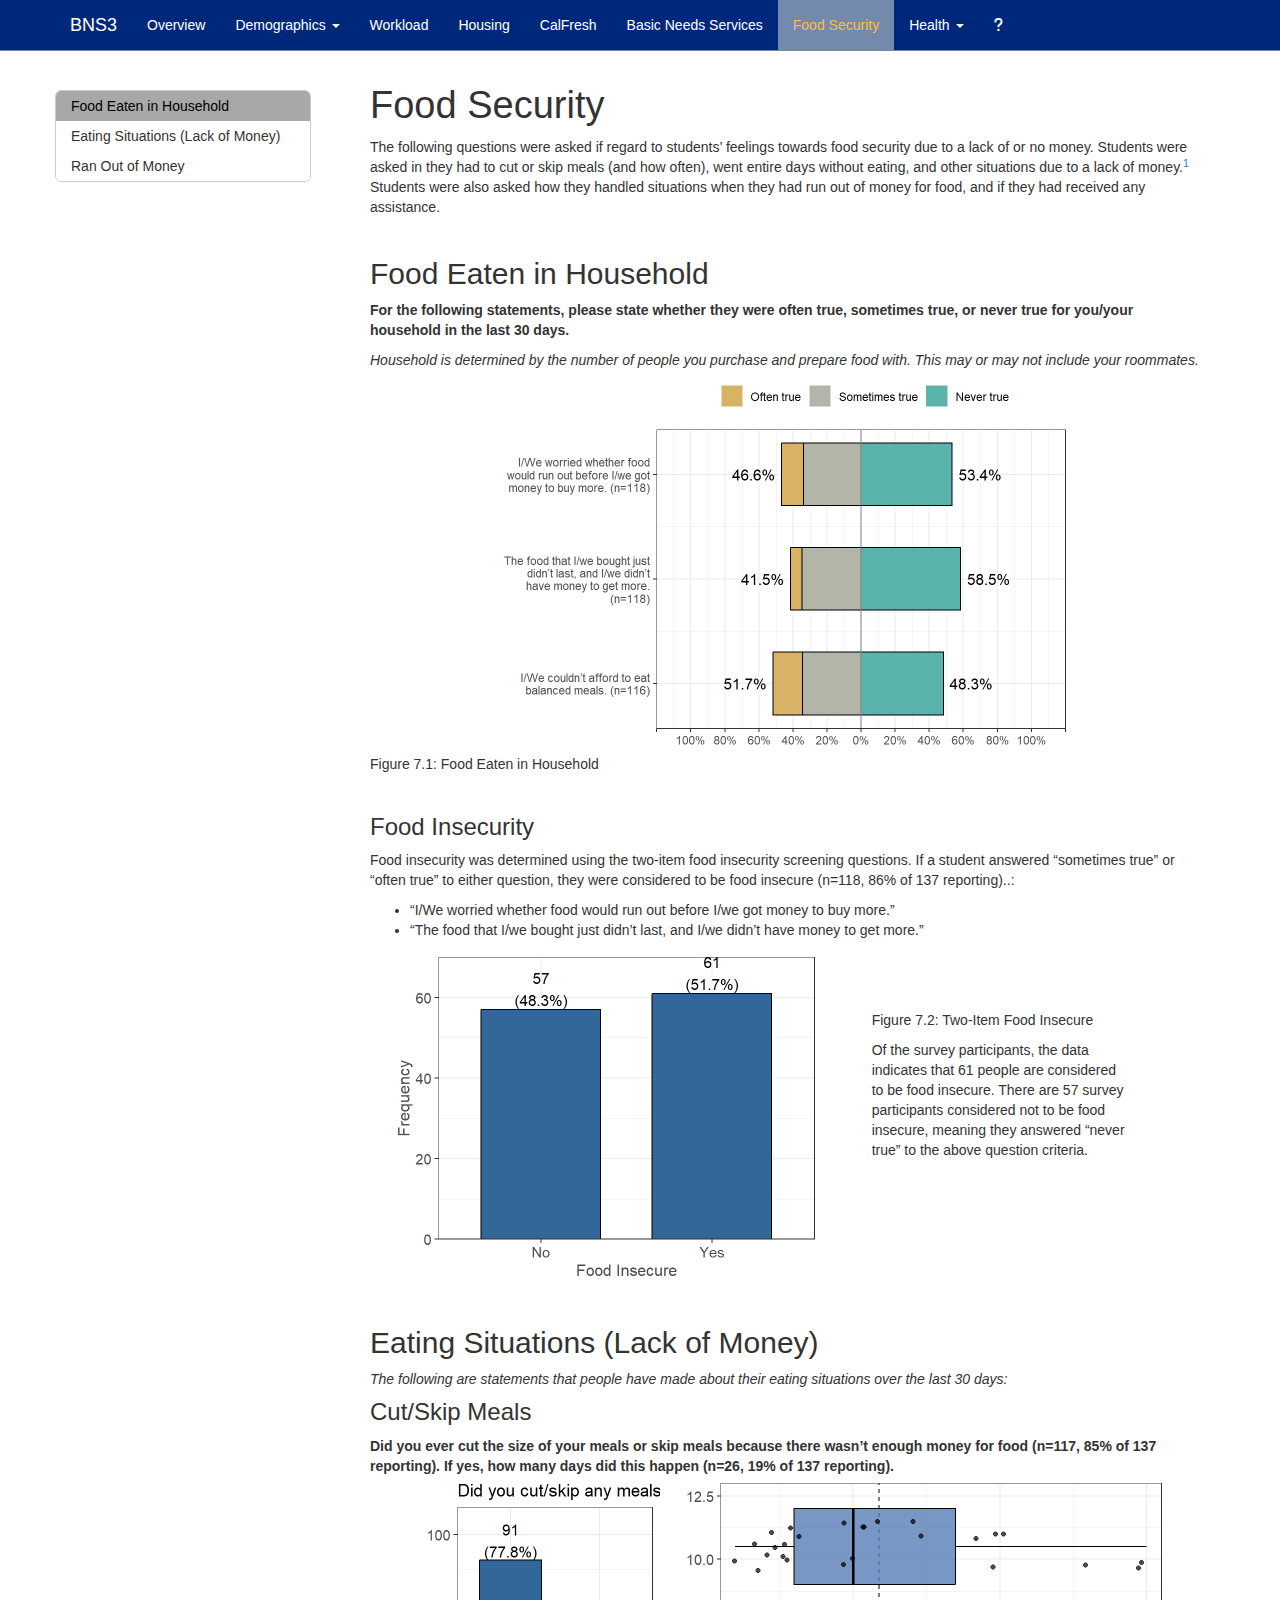
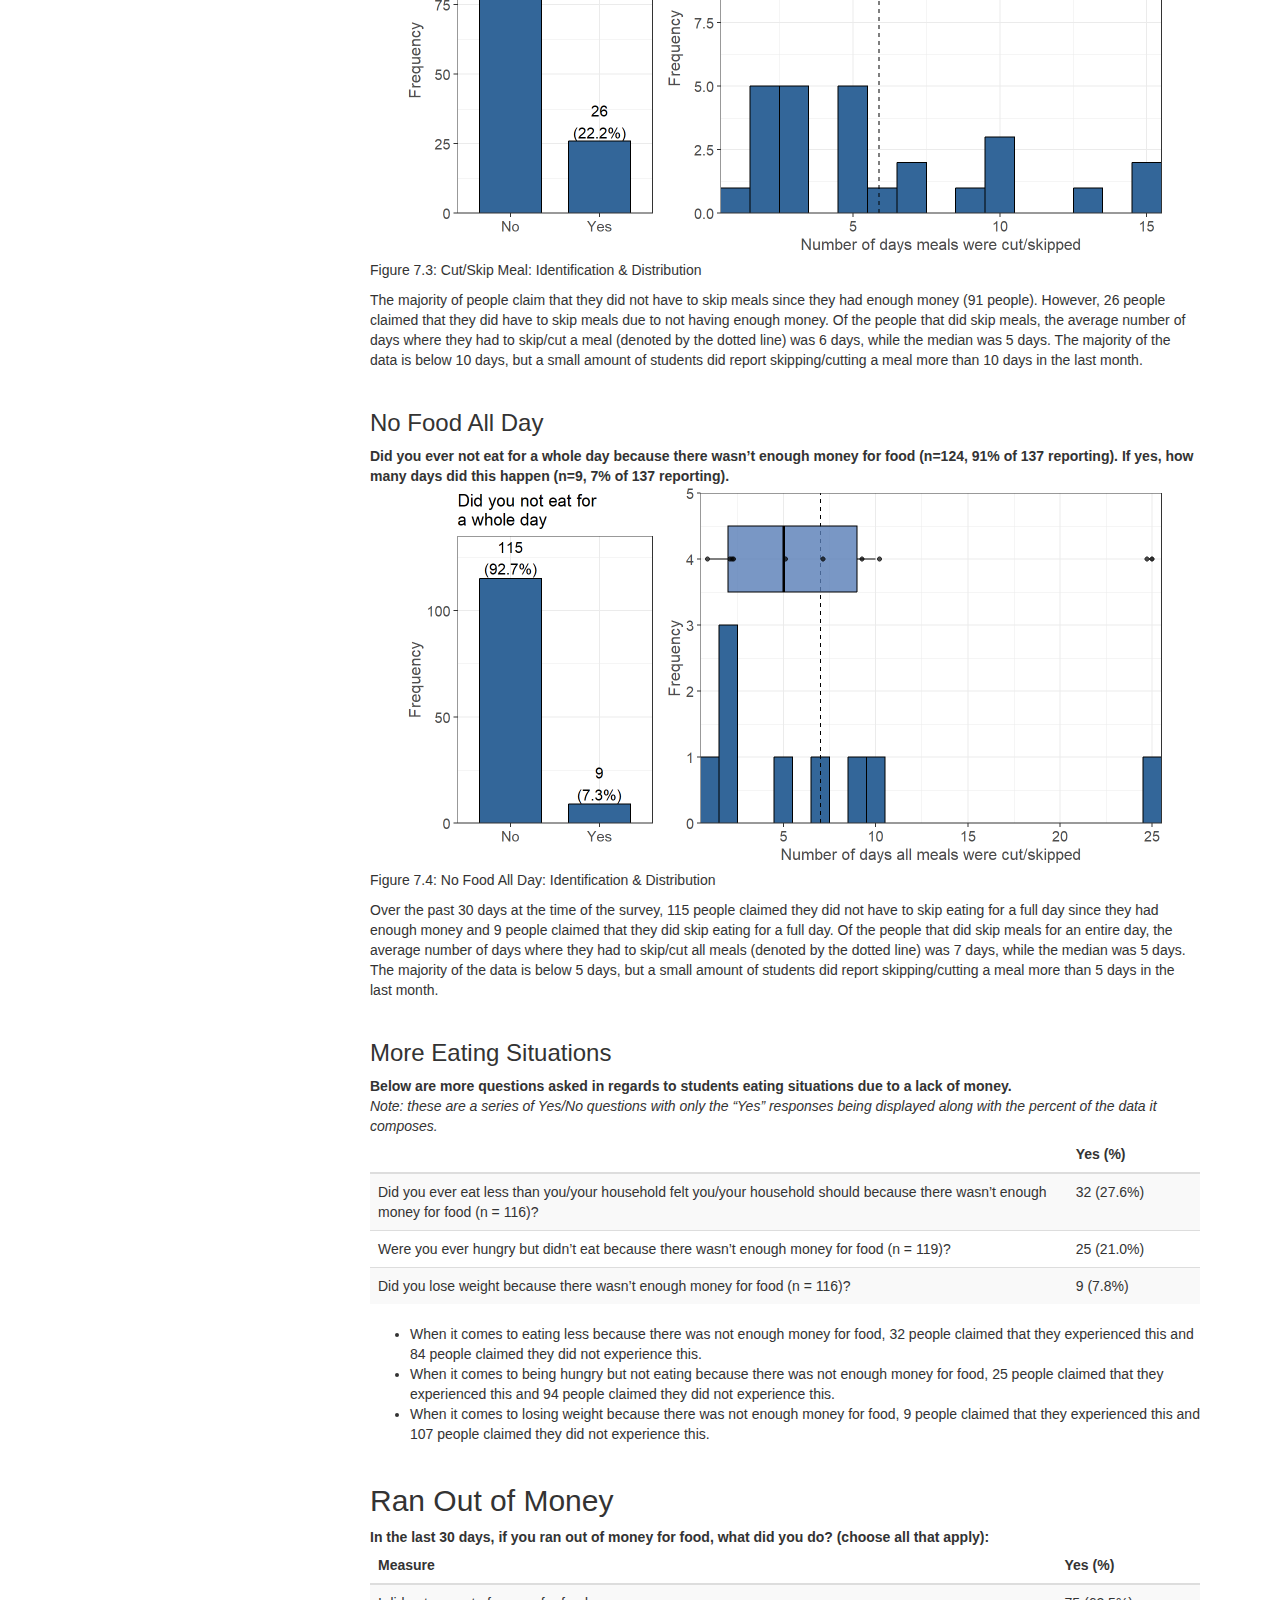
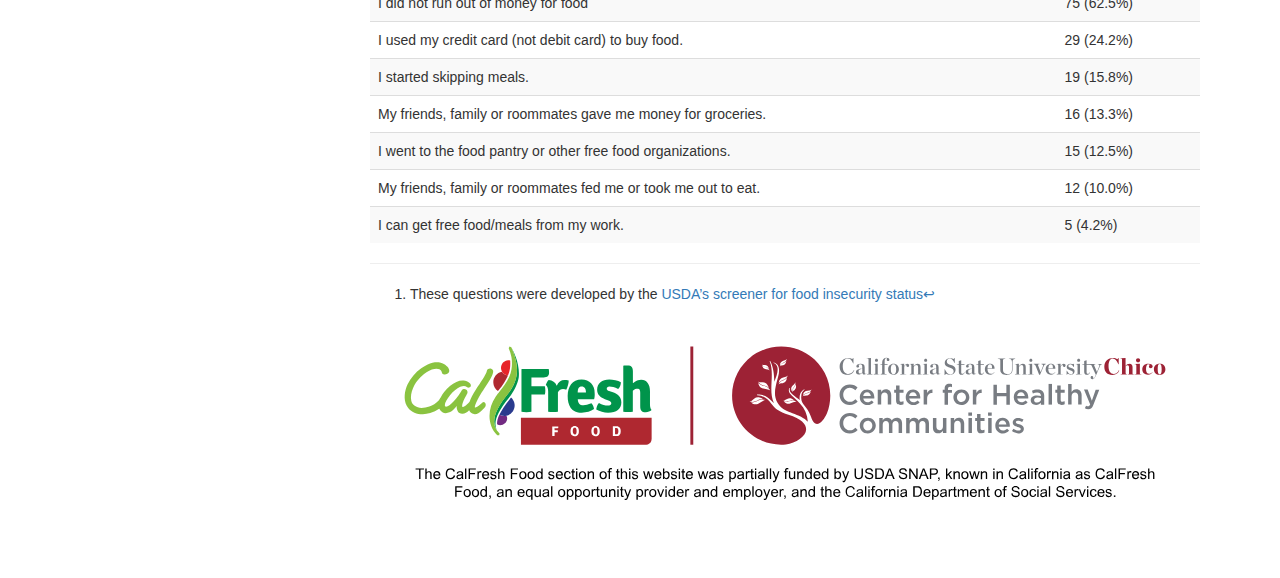
<file: Food_Security.html>
<!DOCTYPE html>

<html>

<head>

<meta charset="utf-8" />
<meta name="generator" content="pandoc" />
<meta http-equiv="X-UA-Compatible" content="IE=EDGE" />




<title>Food Security</title>

<script src="site_libs/header-attrs-2.25/header-attrs.js"></script>
<script src="site_libs/jquery-3.6.0/jquery-3.6.0.min.js"></script>
<meta name="viewport" content="width=device-width, initial-scale=1" />
<link href="site_libs/bootstrap-3.3.5/css/bootstrap.min.css" rel="stylesheet" />
<script src="site_libs/bootstrap-3.3.5/js/bootstrap.min.js"></script>
<script src="site_libs/bootstrap-3.3.5/shim/html5shiv.min.js"></script>
<script src="site_libs/bootstrap-3.3.5/shim/respond.min.js"></script>
<style>h1 {font-size: 34px;}
       h1.title {font-size: 38px;}
       h2 {font-size: 30px;}
       h3 {font-size: 24px;}
       h4 {font-size: 18px;}
       h5 {font-size: 16px;}
       h6 {font-size: 12px;}
       code {color: inherit; background-color: rgba(0, 0, 0, 0.04);}
       pre:not([class]) { background-color: white }</style>
<script src="site_libs/jqueryui-1.13.2/jquery-ui.min.js"></script>
<link href="site_libs/tocify-1.9.1/jquery.tocify.css" rel="stylesheet" />
<script src="site_libs/tocify-1.9.1/jquery.tocify.js"></script>
<script src="site_libs/navigation-1.1/tabsets.js"></script>
<script src="site_libs/kePrint-0.0.1/kePrint.js"></script>
<link href="site_libs/lightable-0.0.1/lightable.css" rel="stylesheet" />
<link href="site_libs/font-awesome-6.4.2/css/all.min.css" rel="stylesheet" />
<link href="site_libs/font-awesome-6.4.2/css/v4-shims.min.css" rel="stylesheet" />

<style type="text/css">
  code{white-space: pre-wrap;}
  span.smallcaps{font-variant: small-caps;}
  span.underline{text-decoration: underline;}
  div.column{display: inline-block; vertical-align: top; width: 50%;}
  div.hanging-indent{margin-left: 1.5em; text-indent: -1.5em;}
  ul.task-list{list-style: none;}
    </style>







<link rel="stylesheet" href="styles.css" type="text/css" />



<style type = "text/css">
.main-container {
  max-width: 940px;
  margin-left: auto;
  margin-right: auto;
}
img {
  max-width:100%;
}
.tabbed-pane {
  padding-top: 12px;
}
.html-widget {
  margin-bottom: 20px;
}
button.code-folding-btn:focus {
  outline: none;
}
summary {
  display: list-item;
}
details > summary > p:only-child {
  display: inline;
}
pre code {
  padding: 0;
}
</style>


<style type="text/css">
.dropdown-submenu {
  position: relative;
}
.dropdown-submenu>.dropdown-menu {
  top: 0;
  left: 100%;
  margin-top: -6px;
  margin-left: -1px;
  border-radius: 0 6px 6px 6px;
}
.dropdown-submenu:hover>.dropdown-menu {
  display: block;
}
.dropdown-submenu>a:after {
  display: block;
  content: " ";
  float: right;
  width: 0;
  height: 0;
  border-color: transparent;
  border-style: solid;
  border-width: 5px 0 5px 5px;
  border-left-color: #cccccc;
  margin-top: 5px;
  margin-right: -10px;
}
.dropdown-submenu:hover>a:after {
  border-left-color: #adb5bd;
}
.dropdown-submenu.pull-left {
  float: none;
}
.dropdown-submenu.pull-left>.dropdown-menu {
  left: -100%;
  margin-left: 10px;
  border-radius: 6px 0 6px 6px;
}
</style>

<script type="text/javascript">
// manage active state of menu based on current page
$(document).ready(function () {
  // active menu anchor
  href = window.location.pathname
  href = href.substr(href.lastIndexOf('/') + 1)
  if (href === "")
    href = "index.html";
  var menuAnchor = $('a[href="' + href + '"]');

  // mark the anchor link active (and if it's in a dropdown, also mark that active)
  var dropdown = menuAnchor.closest('li.dropdown');
  if (window.bootstrap) { // Bootstrap 4+
    menuAnchor.addClass('active');
    dropdown.find('> .dropdown-toggle').addClass('active');
  } else { // Bootstrap 3
    menuAnchor.parent().addClass('active');
    dropdown.addClass('active');
  }

  // Navbar adjustments
  var navHeight = $(".navbar").first().height() + 15;
  var style = document.createElement('style');
  var pt = "padding-top: " + navHeight + "px; ";
  var mt = "margin-top: -" + navHeight + "px; ";
  var css = "";
  // offset scroll position for anchor links (for fixed navbar)
  for (var i = 1; i <= 6; i++) {
    css += ".section h" + i + "{ " + pt + mt + "}\n";
  }
  style.innerHTML = "body {" + pt + "padding-bottom: 40px; }\n" + css;
  document.head.appendChild(style);
});
</script>

<!-- tabsets -->

<style type="text/css">
.tabset-dropdown > .nav-tabs {
  display: inline-table;
  max-height: 500px;
  min-height: 44px;
  overflow-y: auto;
  border: 1px solid #ddd;
  border-radius: 4px;
}

.tabset-dropdown > .nav-tabs > li.active:before, .tabset-dropdown > .nav-tabs.nav-tabs-open:before {
  content: "\e259";
  font-family: 'Glyphicons Halflings';
  display: inline-block;
  padding: 10px;
  border-right: 1px solid #ddd;
}

.tabset-dropdown > .nav-tabs.nav-tabs-open > li.active:before {
  content: "\e258";
  font-family: 'Glyphicons Halflings';
  border: none;
}

.tabset-dropdown > .nav-tabs > li.active {
  display: block;
}

.tabset-dropdown > .nav-tabs > li > a,
.tabset-dropdown > .nav-tabs > li > a:focus,
.tabset-dropdown > .nav-tabs > li > a:hover {
  border: none;
  display: inline-block;
  border-radius: 4px;
  background-color: transparent;
}

.tabset-dropdown > .nav-tabs.nav-tabs-open > li {
  display: block;
  float: none;
}

.tabset-dropdown > .nav-tabs > li {
  display: none;
}
</style>

<!-- code folding -->



<style type="text/css">

#TOC {
  margin: 25px 0px 20px 0px;
}
@media (max-width: 768px) {
#TOC {
  position: relative;
  width: 100%;
}
}

@media print {
.toc-content {
  /* see https://github.com/w3c/csswg-drafts/issues/4434 */
  float: right;
}
}

.toc-content {
  padding-left: 30px;
  padding-right: 40px;
}

div.main-container {
  max-width: 1200px;
}

div.tocify {
  width: 20%;
  max-width: 260px;
  max-height: 85%;
}

@media (min-width: 768px) and (max-width: 991px) {
  div.tocify {
    width: 25%;
  }
}

@media (max-width: 767px) {
  div.tocify {
    width: 100%;
    max-width: none;
  }
}

.tocify ul, .tocify li {
  line-height: 20px;
}

.tocify-subheader .tocify-item {
  font-size: 0.90em;
}

.tocify .list-group-item {
  border-radius: 0px;
}


</style>



</head>

<body>


<div class="container-fluid main-container">


<!-- setup 3col/9col grid for toc_float and main content  -->
<div class="row">
<div class="col-xs-12 col-sm-4 col-md-3">
<div id="TOC" class="tocify">
</div>
</div>

<div class="toc-content col-xs-12 col-sm-8 col-md-9">




<div class="navbar navbar-default  navbar-fixed-top" role="navigation">
  <div class="container">
    <div class="navbar-header">
      <button type="button" class="navbar-toggle collapsed" data-toggle="collapse" data-bs-toggle="collapse" data-target="#navbar" data-bs-target="#navbar">
        <span class="icon-bar"></span>
        <span class="icon-bar"></span>
        <span class="icon-bar"></span>
      </button>
      <a class="navbar-brand" href="index.html">BNS3</a>
    </div>
    <div id="navbar" class="navbar-collapse collapse">
      <ul class="nav navbar-nav">
        <li>
  <a href="index.html">Overview</a>
</li>
<li class="dropdown">
  <a href="#" class="dropdown-toggle" data-toggle="dropdown" role="button" data-bs-toggle="dropdown" aria-expanded="false">
    Demographics
     
    <span class="caret"></span>
  </a>
  <ul class="dropdown-menu" role="menu">
    <li>
      <a href="Personal_Demo.html">Personal Demographics</a>
    </li>
    <li>
      <a href="Student_Demo.html">Student Demographics</a>
    </li>
  </ul>
</li>
<li>
  <a href="Workload.html">Workload</a>
</li>
<li>
  <a href="Housing.html">Housing</a>
</li>
<li>
  <a href="CalFresh.html">CalFresh</a>
</li>
<li>
  <a href="Basic_Needs.html">Basic Needs Services</a>
</li>
<li>
  <a href="Food_Security.html">Food Security</a>
</li>
<li class="dropdown">
  <a href="#" class="dropdown-toggle" data-toggle="dropdown" role="button" data-bs-toggle="dropdown" aria-expanded="false">
    Health
     
    <span class="caret"></span>
  </a>
  <ul class="dropdown-menu" role="menu">
    <li>
      <a href="Eating_Habits.html">Eating Habits</a>
    </li>
    <li>
      <a href="Physical_Activity.html">Physical Activity</a>
    </li>
    <li>
      <a href="Sleep.html">Sleep</a>
    </li>
    <li>
      <a href="Mental_Health.html">Mental Health</a>
    </li>
  </ul>
</li>
<li>
  <a href="Instructions.html">
    <span class="fa fa-question"></span>
     
  </a>
</li>
      </ul>
      <ul class="nav navbar-nav navbar-right">
        
      </ul>
    </div><!--/.nav-collapse -->
  </div><!--/.container -->
</div><!--/.navbar -->

<div id="header">



<h1 class="title toc-ignore">Food Security</h1>

</div>


<p>The following questions were asked if regard to students’ feelings
towards food security due to a lack of or no money. Students were asked
in they had to cut or skip meals (and how often), went entire days
without eating, and other situations due to a lack of money.<a
href="#fn1" class="footnote-ref" id="fnref1"><sup>1</sup></a> Students
were also asked how they handled situations when they had run out of
money for food, and if they had received any assistance.</p>
<p><br></p>
<div id="food-eaten-in-household" class="section level2">
<h2>Food Eaten in Household</h2>
<p><strong>For the following statements, please state whether they were
often true, sometimes true, or never true for you/your household in the
last 30 days.</strong></p>
<p><em>Household is determined by the number of people you purchase and
prepare food with. This may or may not include your roommates. </em>
<img src="Food_Security_files/figure-html/unnamed-chunk-2-1.png" width="576" style="display: block; margin: auto;" />
Figure 7.1: Food Eaten in Household</p>
<p><br></p>
<div id="food-insecurity" class="section level3">
<h3>Food Insecurity</h3>
<p>Food insecurity was determined using the two-item food insecurity
screening questions. If a student answered “sometimes true” or “often
true” to either question, they were considered to be food insecure
(n=118, 86% of 137 reporting)..:</p>
<ul>
<li>“I/We worried whether food would run out before I/we got money to
buy more.”</li>
<li>“The food that I/we bought just didn’t last, and I/we didn’t have
money to get more.”</li>
</ul>
<div class="row">
<div class="col-md-7">
<p><img src="Food_Security_files/figure-html/unnamed-chunk-3-1.png" width="432" style="display: block; margin: auto;" /></p>
</div>
<div class="col-md-4">
<p><br><br><br> Figure 7.2: Two-Item Food Insecure <br></p>
<p>Of the survey participants, the data indicates that 61 people are
considered to be food insecure. There are 57 survey participants
considered not to be food insecure, meaning they answered “never true”
to the above question criteria.</p>
</div>
</div>
<p><br></p>
</div>
</div>
<div id="eating-situations-lack-of-money" class="section level2">
<h2>Eating Situations (Lack of Money)</h2>
<p><em>The following are statements that people have made about their
eating situations over the last 30 days:</em></p>
<div id="cutskip-meals" class="section level3">
<h3>Cut/Skip Meals</h3>
<p><strong>Did you ever cut the size of your meals or skip meals because
there wasn’t enough money for food (n=117, 85% of 137 reporting). If
yes, how many days did this happen (n=26, 19% of 137
reporting).</strong>
<img src="Food_Security_files/figure-html/unnamed-chunk-4-1.png" width="768" style="display: block; margin: auto;" />
Figure 7.3: Cut/Skip Meal: Identification &amp; Distribution</p>
<p>The majority of people claim that they did not have to skip meals
since they had enough money (91 people). However, 26 people claimed that
they did have to skip meals due to not having enough money. Of the
people that did skip meals, the average number of days where they had to
skip/cut a meal (denoted by the dotted line) was 6 days, while the
median was 5 days. The majority of the data is below 10 days, but a
small amount of students did report skipping/cutting a meal more than 10
days in the last month.</p>
<p><br></p>
</div>
<div id="no-food-all-day" class="section level3">
<h3>No Food All Day</h3>
<p><strong>Did you ever not eat for a whole day because there wasn’t
enough money for food (n=124, 91% of 137 reporting). If yes, how many
days did this happen (n=9, 7% of 137 reporting).</strong>
<img src="Food_Security_files/figure-html/unnamed-chunk-5-1.png" width="768" style="display: block; margin: auto;" />
Figure 7.4: No Food All Day: Identification &amp; Distribution</p>
<p>Over the past 30 days at the time of the survey, 115 people claimed
they did not have to skip eating for a full day since they had enough
money and 9 people claimed that they did skip eating for a full day. Of
the people that did skip meals for an entire day, the average number of
days where they had to skip/cut all meals (denoted by the dotted line)
was 7 days, while the median was 5 days. The majority of the data is
below 5 days, but a small amount of students did report skipping/cutting
a meal more than 5 days in the last month.</p>
<p><br></p>
</div>
<div id="more-eating-situations" class="section level3">
<h3>More Eating Situations</h3>
<strong>Below are more questions asked in regards to students eating
situations due to a lack of money.</strong><br />
<em>Note: these are a series of Yes/No questions with only the “Yes”
responses being displayed along with the percent of the data it
composes.</em>
<table class="table table-striped" style="margin-left: auto; margin-right: auto;">
<thead>
<tr>
<th style="text-align:left;">
</th>
<th style="text-align:left;">
Yes (%)
</th>
</tr>
</thead>
<tbody>
<tr>
<td style="text-align:left;">
Did you ever eat less than you/your household felt you/your household
should because there wasn’t enough money for food (n = 116)?
</td>
<td style="text-align:left;width: 3.5cm; ">
32 (27.6%)
</td>
</tr>
<tr>
<td style="text-align:left;">
Were you ever hungry but didn’t eat because there wasn’t enough money
for food (n = 119)?
</td>
<td style="text-align:left;width: 3.5cm; ">
25 (21.0%)
</td>
</tr>
<tr>
<td style="text-align:left;">
Did you lose weight because there wasn’t enough money for food (n =
116)?
</td>
<td style="text-align:left;width: 3.5cm; ">
9 (7.8%)
</td>
</tr>
</tbody>
</table>
<ul>
<li>When it comes to eating less because there was not enough money for
food, 32 people claimed that they experienced this and 84 people claimed
they did not experience this.</li>
<li>When it comes to being hungry but not eating because there was not
enough money for food, 25 people claimed that they experienced this and
94 people claimed they did not experience this.</li>
<li>When it comes to losing weight because there was not enough money
for food, 9 people claimed that they experienced this and 107 people
claimed they did not experience this.</li>
</ul>
<p><br></p>
</div>
</div>
<div id="ran-out-of-money" class="section level2">
<h2>Ran Out of Money</h2>
<strong>In the last 30 days, if you ran out of money for food, what did
you do? (choose all that apply):</strong>
<table class="table table-striped" style="margin-left: auto; margin-right: auto;">
<thead>
<tr>
<th style="text-align:left;">
Measure
</th>
<th style="text-align:left;">
Yes (%)
</th>
</tr>
</thead>
<tbody>
<tr>
<td style="text-align:left;">
I did not run out of money for food
</td>
<td style="text-align:left;">
75 (62.5%)
</td>
</tr>
<tr>
<td style="text-align:left;">
I used my credit card (not debit card) to buy food.
</td>
<td style="text-align:left;">
29 (24.2%)
</td>
</tr>
<tr>
<td style="text-align:left;">
I started skipping meals.
</td>
<td style="text-align:left;">
19 (15.8%)
</td>
</tr>
<tr>
<td style="text-align:left;">
My friends, family or roommates gave me money for groceries.
</td>
<td style="text-align:left;">
16 (13.3%)
</td>
</tr>
<tr>
<td style="text-align:left;">
I went to the food pantry or other free food organizations.
</td>
<td style="text-align:left;">
15 (12.5%)
</td>
</tr>
<tr>
<td style="text-align:left;">
My friends, family or roommates fed me or took me out to eat.
</td>
<td style="text-align:left;">
12 (10.0%)
</td>
</tr>
<tr>
<td style="text-align:left;">
I can get free food/meals from my work.
</td>
<td style="text-align:left;">
5 (4.2%)
</td>
</tr>
</tbody>
</table>
</div>
<div class="footnotes footnotes-end-of-document">
<hr />
<ol>
<li id="fn1"><p>These questions were developed by the <a
href="https://www.ers.usda.gov/media/8279/ad2012.pdf">USDA’s screener
for food insecurity status</a><a href="#fnref1"
class="footnote-back">↩︎</a></p></li>
</ol>
</div>

<?xml version="1.0" encoding="utf-8"?>
<!-- Generator: Adobe Illustrator 28.3.0, SVG Export Plug-In . SVG Version: 6.00 Build 0)  -->
<svg version="1.1" id="Layer_1" xmlns="http://www.w3.org/2000/svg" xmlns:xlink="http://www.w3.org/1999/xlink" x="0px" y="0px"
	 viewBox="0 0 1200 316" style="enable-background:new 0 0 1200 316;" xml:space="preserve">
<style type="text/css">
	.st0{fill:#AF2830;}
	.st1{fill:#8AC340;}
	.st2{fill:#00944B;}
	.st3{fill:none;}
	.st4{fill:#722B82;}
	.st5{fill:#E72429;}
	.st6{fill:#2A3B8E;}
	.st7{fill:#FFFFFF;}
	.st8{fill:#9D2235;}
	.st9{fill:#787C82;}
</style>
<g>
	<g>
		<g>
			<path class="st0" d="M396.9,189c7.4,0,10.3-3.5,10.3-9.5c0-6,0-29.4,0-29.4h-189V189C218.2,189,389.5,189,396.9,189z"/>
			<path class="st1" d="M162.6,127.9c-1.7,1.7-2.4,2.4-3.7,3.4c-1.2,1-2.3,1.8-3.3,2.5c-1,0.6-1.7,1-2.3,1.2
				c-0.7,0.3-1.1,0.3-1.3,0.3c-0.1,0-0.2,0-0.3,0c0-0.1-0.1-0.3-0.1-0.6c0-0.4,0-1.3,0.7-3.4c0.7-2.1,1.8-4.6,3.2-7.5
				c1.4-2.9,3.3-6.2,5.7-9.9c0.8-1.2,1.6-2.5,2.5-3.8c0.9-1.3,1.7-2.6,2.5-3.8c2.8-4.1,5.3-8.1,7.6-11.8c2.3-3.8,3.7-7.3,4.3-10.5
				c0.2-1.2-0.1-2.4-0.8-3.4c-0.8-1-1.8-1.7-3-1.9c-1.3-0.2-2.5,0.1-3.5,0.8c-1.1,0.7-1.7,1.7-1.9,2.9c-0.2,1-0.6,2.3-1.3,3.7
				c-0.7,1.5-1.6,3.1-2.5,4.7c-1,1.7-2,3.4-3.2,5.1c-1.2,1.8-2.3,3.5-3.4,5.2c-0.9,1.3-1.8,2.6-2.6,3.9c-0.8,1.2-1.7,2.5-2.5,3.9
				c-4.6,7.2-7.7,13.3-9.4,17.9c-1.3,1.4-2.6,2.7-4,3.9c-2,1.9-3.6,3.1-4.7,3.5c-1.3,0.5-1.7,0.5-1.7,0.5c0,0-0.2-0.2-0.3-1
				c-0.1-0.8,0-2,0.3-3.4c0.3-1.5,0.9-3.4,1.9-5.7c0.9-2.3,2.4-5,4.2-8c0,0,0-0.1,0-0.1c0.1-0.3,0.3-0.6,0.6-1
				c0.7-1.1,0.9-2.3,0.6-3.5c-0.3-1.2-1-2.2-2.1-2.9c-1.1-0.7-2.3-0.9-3.5-0.6c-1.2,0.3-2.2,1-2.8,2.1c-0.2,0.2-0.3,0.4-0.4,0.6
				c-0.1,0.2-0.3,0.4-0.4,0.7c-2.3,3.8-4.7,7.2-7.1,10.1c-2.4,2.9-4.7,5.4-6.8,7.3c-2.1,1.9-3.9,3.3-5.5,4.1
				c-1.4,0.7-2.4,0.9-3.1,0.5c-0.1-0.1-0.3-0.2-0.7-0.7c-0.1-0.1-0.3-0.6-0.2-1.9c0.1-1.2,0.5-2.6,1.2-4.3c0.1-0.1,0.1-0.2,0.2-0.3
				c0.2-0.4,0.5-0.9,0.6-1.4c0.1-0.1,0.1-0.2,0.2-0.3c1.3-2.5,3.1-5.1,5.2-7.6c2.1-2.6,4.5-5,7.1-7.1c2.6-2.2,5.1-3.8,7.7-5
				c4-1.8,7.1-1.8,9.5,0.1c1.1,0.9,2.1,1.2,3.1,1c1-0.2,1.7-0.6,2.2-1.3c0.5-0.7,0.6-1.6,0.5-2.6c-0.1-1-0.7-2-1.8-2.8
				c-2.5-2-5.4-3.2-8.7-3.5c-3.3-0.3-6.8,0.4-10.4,2c-3.2,1.4-6.3,3.4-9.3,5.9c-3,2.5-5.7,5.3-8.1,8.3c-2.1,2.7-3.9,5.4-5.3,8.3
				c-0.2,0.3-0.4,0.6-0.6,0.9c-0.4,0.7-0.8,1.4-1.3,2.1c-0.4,0.7-0.9,1.3-1.4,1.9c-1.7,1.8-3.7,3.5-6,4.9c-2.3,1.4-4.7,2.5-7.1,3.4
				c-1.8,0.6-3.7,1.1-5.6,1.4c-1.9,0.4-3.8,0.5-5.7,0.5c-1.9-0.1-3.7-0.4-5.4-0.9c-1.7-0.5-3.4-1.4-5-2.6c-2.3-1.7-3.8-3.9-4.4-6.8
				c-0.6-2.9-0.7-6-0.2-9.1c0.5-3.2,1.4-6.4,2.8-9.4c1.3-3.1,2.7-5.7,4.2-7.9c2.6-3.7,5.6-7.2,8.8-10c3.3-2.9,9.2-6.8,14.1-8.7
				c4.5-1.7,8.3-1.9,11-0.4c2.3,1.3,3.3,3.4,3.5,4.5c0.4,1.7,1.6,2.8,3.5,3c2.7,0.3,6-1.5,6.9-3.6c1.7-4.1-2.4-8.6-6.8-11.4
				c-1.9-1.2-4.1-2.1-6.4-2.5c-2.4-0.4-4.9-0.5-7.3-0.1c-2.4,0.4-4.7,0.9-7,1.8c-2.3,0.8-4.5,1.9-6.7,3.1c-2.1,1.2-4.1,2.5-6,3.8
				c-4.2,3-8,6.4-11.3,10.3c-3.4,3.9-6.2,8.2-8.4,12.8c-1.1,2.3-2.1,4.8-2.8,7.4c-0.8,2.7-1.2,5.3-1.4,8c-0.2,2.7-0.1,5.3,0.3,8
				c0.4,2.7,1.3,5.2,2.6,7.6c2,3.7,4.8,6.5,8.4,8.5c3.6,2,7.4,3.2,11.4,3.6c1.2,0.1,2.4,0.2,3.6,0.2c3.5,0,7.1-0.6,10.6-1.7
				c4.7-1.5,9-3.6,12.9-6.2c0.1,0,0.1-0.1,0.2-0.1c0.1,0.1,0.1,0.3,0.2,0.4c0.9,1.9,2.4,3.5,4.3,4.6c1.4,0.9,3.1,1.4,4.9,1.4
				c1.8,0,3.6-0.4,5.3-1.2c1.7-0.9,3.3-2,4.8-3.2c1.5-1.3,2.9-2.7,4.2-4.3c0.5-0.6,1-1.2,1.4-1.8c0,0.5,0,0.9,0,1.4
				c0.1,1.4,0.3,2.7,0.6,3.8c0.3,1.1,0.7,2,1.2,2.9c0.5,0.9,1,1.4,1.5,1.7c1.7,1,3.3,1.6,4.8,1.6c0.1,0,0.2,0,0.3,0
				c1.7,0,3.4-0.5,5-1.4c1.6-0.9,3.2-2.1,4.7-3.6c0.3,0.8,0.7,1.5,1.2,2.1c0.7,0.8,1.4,1.4,2.1,1.9c0.8,0.5,1.6,0.8,2.3,1.1
				c0.8,0.3,1.7,0.5,2.6,0.5c0.1,0,0.1,0,0.2,0c1.5,0,3.2-0.5,4.8-1.5c1.7-1,3.4-2.3,5-3.9c1.6-1.5,2.5-2.5,4.8-5.2
				C169.2,130.7,165.5,125,162.6,127.9z"/>
			<g>
				<path class="st2" d="M233.4,91.7v7.1v5.7h19.4c0.5,1.8,0.7,3.8,0.7,6s-0.2,4.1-0.7,6h-19.4v25c-1.9,0.4-4.3,0.5-7.2,0.5
					c-2.9,0-5.3-0.2-7.2-0.5V80l0.6-0.5h38.8c0.4,1.5,0.5,3.4,0.5,5.6c0,2.3-0.6,3.9-1.9,5c-1.2,1.1-3.2,1.6-5.9,1.6H233.4z"/>
				<path class="st2" d="M254.2,102.6c0.3-1.2,0.9-2.6,1.7-4c0.8-1.5,1.7-2.6,2.5-3.2c5.6,0.4,9.4,3.2,11.6,8.2
					c2.3-5.4,6.1-8.2,11.3-8.2c1.6,0,3.6,0.2,6,0.7c0,1.9-0.3,4.1-1,6.7c-0.6,2.6-1.5,4.8-2.6,6.6c-1-0.4-2.6-0.7-4.6-0.9
					c-3,0-5.5,1.5-7.4,4.6v28.2c-2,0.4-4.3,0.5-7,0.5c-2.7,0-5.1-0.2-7.1-0.5v-29.3C257.6,107.5,256.5,104.4,254.2,102.6z"/>
				<path class="st2" d="M324,123.3h-23.6c0.1,2.7,0.8,4.8,2.1,6.3c1.3,1.5,3.3,2.2,6.2,2.2c1.4,0,3.1-0.2,5-0.6
					c1.9-0.4,4.1-1.1,6.5-2c2,2.1,3.2,4.8,3.7,8.3c-4.8,3.4-10.7,5.2-17.8,5.2c-3.8,0-7-0.6-9.6-1.8c-2.6-1.2-4.7-2.9-6.3-5.1
					c-1.6-2.2-2.7-4.7-3.4-7.7c-0.7-3-1-6.2-1-9.7c0-3.4,0.4-6.5,1.2-9.4c0.8-2.9,2.1-5.4,3.7-7.5c1.7-2.1,3.8-3.8,6.3-5
					c2.6-1.2,5.6-1.8,9-1.8c2.9,0,5.5,0.5,7.8,1.4c2.3,1,4.3,2.3,5.9,4c1.6,1.7,2.9,3.7,3.8,6.1c0.9,2.4,1.3,4.9,1.3,7.7
					C325.1,117.7,324.8,120.8,324,123.3z M300.3,113.5h11.9v-1c0-2.2-0.5-4.1-1.5-5.5c-1-1.4-2.5-2.2-4.5-2.2c-1.9,0-3.3,0.7-4.3,2
					S300.4,110.4,300.3,113.5z"/>
				<path class="st2" d="M327.1,138.2c0.1-1.6,0.5-3.3,1.2-5.2c0.8-1.9,1.6-3.4,2.7-4.4c4.8,2.5,9,3.8,12.6,3.8c1.7,0,3-0.3,3.9-0.9
					c0.9-0.6,1.4-1.3,1.4-2.3c0-1.8-1.4-3.2-4.2-4.1l-5-1.9c-7.5-2.8-11.3-7.3-11.3-13.6c0-4.6,1.6-8.2,4.8-10.9
					c3.2-2.7,7.4-4,12.8-4c2.7,0,5.6,0.4,8.8,1.1c3.2,0.8,5.8,1.6,7.9,2.7c0.1,1.7-0.2,3.6-1,5.6c-0.8,2-1.8,3.5-2.9,4.3
					c-5.1-2.3-9.3-3.4-12.7-3.4c-1.2,0-2.1,0.3-2.8,0.8c-0.6,0.5-1,1.2-1,2.1c0,1.4,1.1,2.6,3.4,3.4l5.6,2c8,2.8,12.1,7.7,12.1,14.6
					c0,4.5-1.7,8.1-5,10.8s-8.1,4-14.2,4C338,142.7,332.3,141.2,327.1,138.2z"/>
				<path class="st2" d="M404.8,111.4V130c0,4,0.7,7,2.3,8.9c-2.3,2-5,3.1-8.3,3.1c-3.1,0-5.3-0.7-6.4-2.2c-1.1-1.4-1.7-3.6-1.7-6.6
					V114c0-2.1-0.3-3.6-0.8-4.6c-0.6-1-1.6-1.5-3.2-1.5c-0.9,0-2,0.2-3.1,0.7c-1.2,0.5-2.4,1.3-3.6,2.4v30.2c-2,0.4-4.3,0.5-6.9,0.5
					c-2.6,0-4.9-0.2-6.9-0.5v-66l0.6-0.6h5.6c2.9,0,4.9,0.6,6,1.9c1.1,1.3,1.7,3.5,1.7,6.6v17.1c4-3.3,8.1-5,12.1-5
					c4,0,7.1,1.5,9.3,4.4C403.7,102.6,404.8,106.5,404.8,111.4z"/>
			</g>
			<g>
				<path class="st3" d="M204.1,61.5c0.1,0.4,0.2,0.9,0.3,1.5C204.3,62.5,204.2,62,204.1,61.5z"/>
				<path class="st3" d="M185.3,114.4c0.5-0.6,0.9-1.2,1.4-1.9c-1.2,1.5-2.3,2.9-3.3,4.3C184,116,184.6,115.2,185.3,114.4z"/>
				<path class="st4" d="M187,145.8c-2.4,5.2-3.5,9.7-3.3,13.5c1.8,1.1,4,1.6,6.3,1.3c5.3-0.7,9-5.5,8.2-10.8c-0.1-1-0.5-2-0.9-2.8
					c-0.4,0.1-0.9,0.2-1.3,0.3C192.8,147.8,189.7,147.2,187,145.8z"/>
				<path class="st0" d="M199.5,88.9c-3.6-0.2-6.8-2.3-8.6-5.3c-7.5,1.4-13,8.1-12.6,15.8c0.2,5,2.8,9.4,6.7,12.1
					c3.8-4.4,10.1-12.6,14.2-21.8C199.3,89.4,199.4,89.1,199.5,88.9z"/>
				<path class="st5" d="M199.5,88.9c3.4-8,3.6-16.1,3.2-21.5c-1-0.3-2-0.4-3-0.4c-5.9,0.2-10.5,5.4-10.3,11.4
					c0.1,1.9,0.7,3.6,1.6,5.2C192.7,86.6,195.9,88.7,199.5,88.9z"/>
				<path class="st6" d="M203.9,120.8c-0.7,0.9-1.4,1.8-2.1,2.7c-6.9,8.4-11.8,15.8-14.7,22.3c2.7,1.3,5.8,1.9,8.9,1.5
					c0.5-0.1,0.9-0.2,1.3-0.3c7.6-1.7,12.8-9,11.7-16.8C208.5,126.4,206.6,123.2,203.9,120.8z"/>
				<polygon class="st2" points="204.2,47.8 201.6,47 204.2,47.8 				"/>
				<path class="st2" d="M200.1,122.2c11.3-13.8,14.2-25.8,15-30.7c1.2-13.2-2.3-27.8-10.7-43.3l0,0c11.7,26.7,10.7,46.2-3.3,65.1
					l0,0c-22.7,27.6-27.2,45.6-14.6,58.6l0,0l0,0c-3.5-3.7-5-7.8-5-12.2C180.9,150.5,187,138.2,200.1,122.2z"/>
				<polygon class="st2" points="186.9,172.2 186.7,172.2 186.9,175.1 				"/>
				<path class="st1" d="M201.1,113.4L201.1,113.4c14.1-18.9,15.1-38.4,3.4-65.1l0,0l-0.2-0.4l0,0l-2.6-0.8l-1.2,2.5l0.2,0.4
					c1.7,3.9,2.8,7.7,3.6,11.3l0,0c0,0.1,0,0.1,0,0.2c0.1,0.5,0.2,1,0.3,1.5c0.8,5,1.8,16.4-3.2,27.6c-3.5,7.8-9.4,15.3-14.6,22
					c-0.5,0.6-0.9,1.2-1.4,1.9c-0.7,0.8-1.3,1.6-1.9,2.5c-0.6,0.8-1.1,1.5-1.6,2.2c-12.7,18.4-12.2,41.5,1.8,55.8l0.3,0.3l2.9-0.1
					l0.2-2.9v0l-0.4-0.3l0,0C173.8,159,178.3,140.9,201.1,113.4z"/>
			</g>
			<g>
				<path class="st7" d="M266.7,165.2l0.2,1.6v1.4h4.5c0.1,0.4,0.2,0.8,0.2,1.3c0,0.5-0.1,0.9-0.2,1.3h-4.5v5.5
					c-0.4,0.1-1,0.1-1.7,0.1c-0.7,0-1.2,0-1.7-0.1v-13.7l0.1-0.1h8.6c0.1,0.3,0.1,0.8,0.1,1.3c0,0.5-0.1,0.9-0.4,1.1
					c-0.3,0.2-0.7,0.4-1.3,0.4H266.7z"/>
				<path class="st7" d="M292.1,175.4c-1.5-1.2-2.2-3.2-2.2-6c0-1.2,0.1-2.3,0.4-3.2c0.3-0.9,0.7-1.7,1.2-2.3
					c0.5-0.6,1.2-1.1,1.9-1.4c0.8-0.3,1.6-0.5,2.5-0.5c0.9,0,1.8,0.2,2.6,0.5c0.8,0.3,1.4,0.8,1.9,1.4c0.5,0.6,0.9,1.4,1.2,2.3
					c0.3,0.9,0.4,2,0.4,3.2c0,1.2-0.1,2.2-0.4,3.2c-0.3,0.9-0.7,1.7-1.2,2.3c-0.5,0.6-1.2,1.1-1.9,1.4c-0.8,0.3-1.6,0.5-2.6,0.5
					C294.5,176.7,293.2,176.2,292.1,175.4z M293.8,172.5c0.4,1.1,1.1,1.6,2.2,1.6c0.6,0,1-0.1,1.4-0.4c0.3-0.3,0.6-0.6,0.8-1.1
					c0.2-0.4,0.3-0.9,0.4-1.4c0.1-0.5,0.1-1.1,0.1-1.6c0-0.5,0-1-0.1-1.6c0-0.6-0.1-1.1-0.3-1.7c-0.2-0.5-0.4-0.9-0.8-1.3
					c-0.4-0.3-0.9-0.5-1.6-0.5c-0.7,0-1.2,0.2-1.5,0.5c-0.3,0.3-0.6,0.8-0.8,1.2c-0.2,0.5-0.3,1-0.3,1.6c0,0.6-0.1,1-0.1,1.5
					c0,0.6,0,1.2,0.1,1.7C293.5,171.5,293.6,172,293.8,172.5z"/>
				<path class="st7" d="M322.3,175.4c-1.5-1.2-2.2-3.2-2.2-6c0-1.2,0.1-2.3,0.4-3.2c0.3-0.9,0.7-1.7,1.2-2.3
					c0.5-0.6,1.2-1.1,1.9-1.4c0.8-0.3,1.6-0.5,2.5-0.5c0.9,0,1.8,0.2,2.6,0.5c0.8,0.3,1.4,0.8,1.9,1.4c0.5,0.6,0.9,1.4,1.2,2.3
					c0.3,0.9,0.4,2,0.4,3.2c0,1.2-0.1,2.2-0.4,3.2c-0.3,0.9-0.7,1.7-1.2,2.3c-0.5,0.6-1.2,1.1-1.9,1.4c-0.8,0.3-1.6,0.5-2.6,0.5
					C324.6,176.7,323.3,176.2,322.3,175.4z M324,172.5c0.4,1.1,1.1,1.6,2.2,1.6c0.6,0,1-0.1,1.4-0.4c0.3-0.3,0.6-0.6,0.8-1.1
					c0.2-0.4,0.3-0.9,0.4-1.4c0.1-0.5,0.1-1.1,0.1-1.6c0-0.5,0-1-0.1-1.6c0-0.6-0.1-1.1-0.3-1.7c-0.2-0.5-0.4-0.9-0.8-1.3
					c-0.4-0.3-0.9-0.5-1.6-0.5c-0.7,0-1.2,0.2-1.5,0.5c-0.3,0.3-0.6,0.8-0.8,1.2c-0.2,0.5-0.3,1-0.3,1.6c0,0.6-0.1,1-0.1,1.5
					c0,0.6,0,1.2,0.1,1.7C323.7,171.5,323.8,172,324,172.5z"/>
				<path class="st7" d="M360.1,175.5c-0.4,0.4-1,0.6-1.7,0.8c-0.7,0.2-1.5,0.2-2.4,0.2c-0.4,0-1,0-1.8,0c-0.8,0-1.8,0-3-0.1
					l-0.1-0.1v-13.8l0.1-0.1c0.8,0,1.6,0,2.5-0.1s1.8,0,2.7,0c1.2,0,2.1,0.2,2.9,0.6c0.8,0.4,1.4,0.9,1.9,1.5s0.8,1.4,1,2.3
					c0.2,0.9,0.3,1.8,0.3,2.8c0,1.4-0.2,2.6-0.5,3.6C361.6,173.9,361,174.8,360.1,175.5z M356.4,173.9c1.8,0,2.7-1.5,2.7-4.5
					c0-3-0.9-4.6-2.7-4.6c-0.4,0-0.8,0-1.2,0c-0.3,0-0.6,0-0.9,0v9.2c0.2,0,0.5,0,0.9,0C355.6,173.9,355.9,173.9,356.4,173.9z"/>
			</g>
		</g>
		<rect x="463.2" y="47" class="st8" width="4.2" height="142"/>
		<g>
			<g>
				<g>
					<path class="st9" d="M679,76.2c0-7.4,5.4-12.5,12.2-12.5c2.4,0,4.4,0.6,6,1.4l1.5-1.6h0.3v8.1h-0.4c-1.8-4.7-4.2-7.3-7.8-7.3
						c-4,0-7.3,3.6-7.3,11.5c0,7.8,4.2,10.9,8.2,10.9c3.8,0,6.5-2.4,8-5.6l0.6,0.3c-1.4,3.3-4.4,6.6-9.7,6.6
						C683.6,88.1,679,83.4,679,76.2"/>
					<path class="st9" d="M711.8,84.3v-5c-4.4,0.9-5.4,1.8-5.4,4.1c0,1.6,0.8,2.7,2.5,2.7C710,86.2,711.1,85.2,711.8,84.3 M702.6,84
						c0-1.3,0.6-2.6,2-3.4c2.5-1.4,6.4-1.6,7.1-1.9v-2.4c0-2.5-0.7-3.7-2.7-3.7c-1.1,0-2.2,0.4-2.8,1c0.6,0.5,0.9,1.1,0.9,1.8
						c0,1.2-0.7,2-2,2c-1.2,0-1.9-0.9-1.9-2c0-2,2.4-3.4,6.2-3.4c3.8,0,5.8,1.5,5.8,4.9v7.8c0,1.6,0.6,2.3,2.5,1.5l0.1,0.3
						c-1.2,0.7-2,1.1-3.2,1.1c-1.9,0-2.6-0.8-2.8-2.6h-0.1c-1.3,1.5-2.8,2.6-4.9,2.6C703.9,87.7,702.6,85.9,702.6,84"/>
					<path class="st9" d="M718.4,87.1c1.9,0,2.4-0.3,2.4-1.3V65.9c0-1.1-0.3-1.6-2.7-1.7v-0.4l6.2-0.2v22.2c0,1,0.4,1.2,2.4,1.3v0.4
						h-8.3V87.1z"/>
					<path class="st9" d="M730.1,67c0-1.4,0.9-2.3,2.2-2.3c1.3,0,2.2,0.9,2.2,2.2c0,1.3-0.9,2.3-2.2,2.3
						C730.9,69.2,730.1,68.4,730.1,67 M728.2,87.1c1.9,0,2.4-0.3,2.4-1.3V74.4c0-1-0.5-1.6-2.4-1.7v-0.4l5.9-0.2v13.8
						c0,1,0.4,1.2,2.4,1.3v0.4h-8.4V87.1z"/>
					<path class="st9" d="M738.1,87.1c1.9,0,2.4-0.3,2.4-1.3V73.3h-2.9v-0.4l2.9-0.7v-1.3c0-2.8,0.7-4.6,1.9-5.8
						c1.1-1.1,2.6-1.7,4.3-1.7c2.9,0,4.3,1.3,4.3,2.7c0,1.2-0.7,2-1.9,2c-1,0-2-0.6-2-2.1c0-0.4,0.3-1.2,0.5-1.5
						c-0.3-0.3-0.7-0.5-1.2-0.5c-0.6,0-1,0.2-1.4,0.6c-0.6,0.6-0.9,1.7-0.9,4.3v3.4h4.2v1H744v12.5c0,1,0.7,1.2,3.2,1.3v0.4h-9V87.1
						z"/>
					<path class="st9" d="M760.8,79.8c0-5.2-1.5-7.3-4-7.3c-2.5,0-3.8,2.1-3.8,7.3c0,5.2,1.5,7.3,4.1,7.3
						C759.5,87.1,760.8,85,760.8,79.8 M749.1,79.9c0-4.7,3.5-8,7.8-8c4.4,0,7.8,3.1,7.8,7.9c0,4.8-3.5,8-7.8,8
						C752.5,87.8,749.1,84.6,749.1,79.9"/>
					<path class="st9" d="M766.5,87.1c1.9,0,2.4-0.3,2.4-1.3V74.4c0-1-0.5-1.6-2.4-1.7v-0.4l5.8-0.2v3.4c1.2-2.2,2.8-3.5,4.5-3.5
						c1.8,0,2.7,1.1,2.7,2.4c0,1.3-0.8,2.2-2,2.2c-1.2,0-2.1-0.9-2.1-2.1c0-0.3,0.1-0.8,0.2-1c-1.3,0.2-2.2,1.1-3.2,2.8v9.6
						c0,1,0.6,1.2,2.9,1.3v0.4h-8.8V87.1z"/>
					<path class="st9" d="M780.3,87.1c1.9,0,2.4-0.3,2.4-1.3V74.4c0-1-0.5-1.6-2.4-1.7v-0.4l5.8-0.2v3.6c1.5-2.4,3.5-3.7,5.8-3.7
						c2.6,0,4.1,1.6,4.1,4.7v9.2c0,1,0.4,1.2,2.4,1.3v0.4h-7.9v-0.4c1.5,0,2-0.3,2-1.3v-8.6c0-2.4-0.7-3.6-2.7-3.6
						c-1.4,0-2.7,1.1-3.6,2.8v9.4c0,1,0.5,1.2,2,1.3v0.4h-7.8V87.1z"/>
					<path class="st9" d="M801.2,67c0-1.4,0.9-2.3,2.2-2.3c1.3,0,2.2,0.9,2.2,2.2c0,1.3-0.9,2.3-2.2,2.3
						C802,69.2,801.2,68.4,801.2,67 M799.3,87.1c1.9,0,2.4-0.3,2.4-1.3V74.4c0-1-0.5-1.6-2.4-1.7v-0.4l5.9-0.2v13.8
						c0,1,0.4,1.2,2.4,1.3v0.4h-8.4V87.1z"/>
					<path class="st9" d="M818.7,84.3v-5c-4.4,0.9-5.4,1.8-5.4,4.1c0,1.6,0.8,2.7,2.5,2.7C816.9,86.2,818,85.2,818.7,84.3 M809.5,84
						c0-1.3,0.6-2.6,2-3.4c2.5-1.4,6.4-1.6,7.1-1.9v-2.4c0-2.5-0.7-3.7-2.7-3.7c-1.1,0-2.2,0.4-2.8,1c0.6,0.5,0.9,1.1,0.9,1.8
						c0,1.2-0.7,2-2,2c-1.2,0-1.9-0.9-1.9-2c0-2,2.4-3.4,6.2-3.4s5.8,1.5,5.8,4.9v7.8c0,1.6,0.6,2.3,2.5,1.5l0.1,0.3
						c-1.2,0.7-2,1.1-3.2,1.1c-1.9,0-2.6-0.8-2.8-2.6h-0.1c-1.3,1.5-2.8,2.6-4.9,2.6C810.8,87.7,809.5,85.9,809.5,84"/>
					<path class="st9" d="M830.6,79.8h0.5c2,4.4,4.4,7.5,7.9,7.5c3.3,0,4.9-2.2,4.9-4.3c0-2.9-2-4.1-6.1-5.5
						c-3.3-1.2-6.8-2.2-6.8-6.5c0-4.4,3.4-7.1,7.9-7.1c2,0,3.8,0.6,5,1.1l1.2-1.3h0.4V71H845c-1.8-4.4-4-6.6-6.7-6.6
						c-2.3,0-4.3,1.5-4.3,4.1c0,2.9,2.2,3.9,6,5.2c3.2,1.1,6.6,2.2,6.6,6.6c0,3.7-2.2,7.7-7.9,7.7c-1.9,0-4.1-0.7-5.6-1.5l-2,1.6
						h-0.4V79.8z"/>
					<path class="st9" d="M851.3,83.4V73.3h-3.1v-0.4l3.1-0.7v-4.2l3.5-1.3v5.6h4.7v1h-4.7v10.4c0,2,0.6,2.8,1.9,2.8
						c1,0,1.9-0.7,2.8-2.2l0.4,0.3c-1.1,2.2-2.5,3.3-4.6,3.3C852.7,87.8,851.3,86.5,851.3,83.4"/>
					<path class="st9" d="M870.3,84.3v-5c-4.4,0.9-5.4,1.8-5.4,4.1c0,1.6,0.8,2.7,2.5,2.7C868.6,86.2,869.6,85.2,870.3,84.3
						 M861.2,84c0-1.3,0.6-2.6,2-3.4c2.5-1.4,6.4-1.6,7.1-1.9v-2.4c0-2.5-0.7-3.7-2.7-3.7c-1.1,0-2.2,0.4-2.8,1
						c0.6,0.5,0.9,1.1,0.9,1.8c0,1.2-0.7,2-2,2c-1.2,0-1.9-0.9-1.9-2c0-2,2.4-3.4,6.2-3.4s5.8,1.5,5.8,4.9v7.8
						c0,1.6,0.6,2.3,2.5,1.5l0.1,0.3c-1.2,0.7-2,1.1-3.2,1.1c-1.9,0-2.6-0.8-2.8-2.6h-0.1c-1.3,1.5-2.8,2.6-4.9,2.6
						C862.5,87.7,861.2,85.9,861.2,84"/>
					<path class="st9" d="M879.4,83.4V73.3h-3.1v-0.4l3.1-0.7v-4.2l3.5-1.3v5.6h4.7v1h-4.7v10.4c0,2,0.6,2.8,1.9,2.8
						c1,0,1.9-0.7,2.8-2.2l0.4,0.3c-1.1,2.2-2.5,3.3-4.6,3.3C880.8,87.8,879.4,86.5,879.4,83.4"/>
					<path class="st9" d="M892.8,78.4h6.5c0.3-3.7-0.5-5.9-3-5.9C894.3,72.5,893,74.5,892.8,78.4 M889,80c0-4.8,3.5-8.1,7.5-8.1
						c4.5,0,6.8,3.1,6.5,7.1h-10.2v0.8v0.1c0,3.9,1.7,6.6,5.2,6.6c2.1,0,3.3-1.1,4.7-2.8l0.4,0.3c-1.3,2.2-3.2,3.9-6.6,3.9
						C892,87.8,889,84.6,889,80"/>
					<path class="st9" d="M911.3,80.7V66.9c0-1.3-0.8-2.1-3.6-2.2v-0.4h10.9v0.4c-2.8,0.1-3.4,0.8-3.4,2.2v13.5c0,5,3,6.6,6.8,6.6
						c1.7,0,3.2-0.5,4.3-1.5c1.2-1.2,1.9-2.9,1.9-5.4V69.8c0-3.3-1.1-4.7-4.5-5.1v-0.4h9.2v0.4c-3.1,0.5-3.9,1.9-3.9,5.1v10.5
						c0,4.7-2.6,7.8-8.6,7.8C914.6,88.1,911.3,85.6,911.3,80.7"/>
					<path class="st9" d="M932.4,87.1c1.9,0,2.4-0.3,2.4-1.3V74.4c0-1-0.5-1.6-2.4-1.7v-0.4l5.8-0.2v3.6c1.5-2.4,3.5-3.7,5.8-3.7
						c2.6,0,4.1,1.6,4.1,4.7v9.2c0,1,0.4,1.2,2.4,1.3v0.4h-7.9v-0.4c1.5,0,2-0.3,2-1.3v-8.6c0-2.4-0.7-3.6-2.7-3.6
						c-1.4,0-2.7,1.1-3.6,2.8v9.4c0,1,0.5,1.2,2,1.3v0.4h-7.8V87.1z"/>
					<path class="st9" d="M953.3,67c0-1.4,0.9-2.3,2.2-2.3c1.3,0,2.2,0.9,2.2,2.2c0,1.3-0.9,2.3-2.2,2.3
						C954.2,69.2,953.3,68.4,953.3,67 M951.5,87.1c1.9,0,2.4-0.3,2.4-1.3V74.4c0-1-0.5-1.6-2.4-1.7v-0.4l5.9-0.2v13.8
						c0,1,0.4,1.2,2.4,1.3v0.4h-8.4V87.1z"/>
					<path class="st9" d="M962.5,75c-0.7-1.7-1.3-2.3-2.9-2.5v-0.4h8.2v0.4c-1.4,0.1-2,0.5-2,1.2c0,0.3,0.1,0.5,0.2,0.9l3.6,9.4h0.1
						l3-7.7c0.3-0.9,0.6-1.6,0.6-2.1c0-1-0.8-1.5-2.4-1.7v-0.4h6.1v0.4c-1.2,0.2-2.2,1.1-3,2.9l-5.2,12.3h-1.3L962.5,75z"/>
					<path class="st9" d="M980.8,78.4h6.5c0.3-3.7-0.5-5.9-3-5.9C982.2,72.5,981,74.5,980.8,78.4 M976.9,80c0-4.8,3.5-8.1,7.5-8.1
						c4.5,0,6.8,3.1,6.5,7.1h-10.2v0.8v0.1c0,3.9,1.7,6.6,5.2,6.6c2.1,0,3.3-1.1,4.7-2.8l0.4,0.3c-1.3,2.2-3.2,3.9-6.6,3.9
						C980,87.8,976.9,84.6,976.9,80"/>
					<path class="st9" d="M992.7,87.1c1.9,0,2.4-0.3,2.4-1.3V74.4c0-1-0.5-1.6-2.4-1.7v-0.4l5.8-0.2v3.4c1.2-2.2,2.8-3.5,4.5-3.5
						c1.8,0,2.7,1.1,2.7,2.4c0,1.3-0.8,2.2-2,2.2c-1.2,0-2.1-0.9-2.1-2.1c0-0.3,0.1-0.8,0.2-1c-1.3,0.2-2.2,1.1-3.2,2.8v9.6
						c0,1,0.6,1.2,2.9,1.3v0.4h-8.8V87.1z"/>
					<path class="st9" d="M1007.1,82.2h0.5c2.1,3.7,3.4,4.9,5.8,4.9c1.9,0,2.9-1.3,2.9-2.6c0-1.5-0.9-2.4-4.2-3.3
						c-3.4-1-4.8-2-4.8-4.5c0-2.9,2.2-4.9,5.6-4.9c1.5,0,2.9,0.5,3.8,1l0.8-1h0.4v5h-0.5c-1.9-3.1-2.9-4.3-4.9-4.3
						c-1.5,0-2.7,1-2.7,2.6c0,1.4,1.3,2.2,3.9,2.8c3.4,0.9,5,2.1,5,4.7c0,2.8-2,5.1-5.6,5.1c-1.2,0-3.4-0.5-4.4-1.2l-1.1,1.2h-0.4
						V82.2z"/>
					<path class="st9" d="M1022.4,67c0-1.4,0.9-2.3,2.2-2.3c1.3,0,2.2,0.9,2.2,2.2c0,1.3-0.9,2.3-2.2,2.3
						C1023.3,69.2,1022.4,68.4,1022.4,67 M1020.6,87.1c1.9,0,2.4-0.3,2.4-1.3V74.4c0-1-0.5-1.6-2.4-1.7v-0.4l5.9-0.2v13.8
						c0,1,0.4,1.2,2.4,1.3v0.4h-8.4V87.1z"/>
					<path class="st9" d="M1032.6,83.4V73.3h-3.1v-0.4l3.1-0.7v-4.2l3.5-1.3v5.6h7.3v1h-7.3v10.4c0,2,0.6,2.8,1.9,2.8
						c1,0,1.9-0.7,2.8-2.2l0.4,0.3c-1.1,2.2-2.5,3.3-4.6,3.3C1034,87.8,1032.6,86.5,1032.6,83.4"/>
					<path class="st9" d="M1043.6,75.2c-0.8-1.7-1.4-2.3-3-2.5v-0.4h8.3v0.4c-2,0.2-2.2,0.9-1.7,2.1l3.9,9.2l3-7.6
						c1-2.7,0.6-3.3-1.8-3.7v-0.4h6v0.4c-1.2,0.2-2.2,1-3,2.7l-5.5,13.3c-1.8,4.3-3.4,5.5-5.3,5.5c-1.6,0-2.6-1.1-2.6-2.4
						c0-1,0.6-2,1.9-2c1,0,1.9,0.9,1.9,2c0,0.7-0.3,1.3-0.7,1.7c1.3-0.2,2.6-1.1,4.2-5.1l0.2-0.5L1043.6,75.2z"/>
					<path class="st8" d="M1061.7,76.3c0-7.9,5.8-12.6,12.6-12.6c2.5,0,4.7,0.7,6.2,1.6l1.6-1.7h0.4v9.1h-0.5
						c-2.4-5.1-4.4-8.3-8.2-8.3c-3.7,0-6,4.1-6,11.2c0,7.3,3.1,11.1,7.4,11.1c3.4,0,5.8-1.5,7.5-5.2l0.6,0.3
						c-1.4,3.3-4.2,6.3-10,6.3C1066,88.1,1061.7,83.7,1061.7,76.3"/>
					<path class="st8" d="M1085.1,87.1c1.9,0,2.2-0.4,2.2-1.2V66c0-1-0.3-1.6-2.4-1.6V64l7.5-0.4v11.5c1.4-2,3.6-3.3,5.8-3.3
						c3,0,4.3,1.8,4.3,5v9.1c0,0.8,0.3,1.1,2.3,1.2v0.4h-9.1v-0.4c1.2,0,1.7-0.4,1.7-1.2v-9.1c0-1.7-0.7-2.8-2.2-2.8
						c-1,0-1.8,0.7-2.7,1.7v10.1c0,0.8,0.5,1.1,1.7,1.2v0.4h-9V87.1z"/>
					<path class="st8" d="M1107.5,66.8c0-1.8,1.2-3,3-3c1.8,0,3,1.1,3,2.9c0,1.8-1.2,3-3,3C1108.7,69.7,1107.5,68.7,1107.5,66.8
						 M1105.6,87.1c1.9,0,2.4-0.4,2.4-1.2V74.4c0-1-0.5-1.6-2.4-1.6v-0.4l7.5-0.4v14c0,0.8,0.3,1.1,2.2,1.2v0.4h-9.8V87.1z"/>
					<path class="st8" d="M1116.6,80c0-5.2,3.6-8.2,8.5-8.2c4.8,0,6.5,2.1,6.5,3.8c0,1.6-0.9,2.7-2.6,2.7c-1.9,0-2.8-1.2-2.8-2.5
						c0-1.1,0.7-1.9,1.3-2.2c-0.3-0.6-1.1-1.1-2.3-1.1c-2.1,0-3.2,2.9-3.2,7.3c0,3.4,1.3,6.7,4.5,6.7c1.7,0,3.6-1,4.9-2.7l0.4,0.2
						c-1.6,2.4-3.7,3.9-7,3.9C1119.7,87.8,1116.6,84.9,1116.6,80"/>
					<path class="st8" d="M1144.6,79.7c0-4.5-0.7-7.3-3-7.3c-2.2,0-2.7,2.8-2.7,7.3c0,4.5,0.7,7.4,3,7.4
						C1144.1,87.1,1144.6,84.2,1144.6,79.7 M1133.4,79.8c0-5,3.2-8,8.3-8c5.2,0,8.3,2.9,8.3,7.9c0,5-3.2,8.1-8.3,8.1
						C1136.4,87.8,1133.4,84.8,1133.4,79.8"/>
				</g>
				<g>
					<g>
						<path class="st9" d="M678.9,116.8L678.9,116.8c0-8.2,6.1-14.9,14.8-14.9c5.3,0,8.5,1.8,11.2,4.5l-3.2,3.7
							c-2.3-2.1-4.8-3.6-8-3.6c-5.4,0-9.5,4.5-9.5,10.1v0.1c0,5.6,4,10.2,9.5,10.2c3.5,0,5.8-1.4,8.2-3.7l3.2,3.3
							c-3,3.1-6.3,5.1-11.6,5.1C685.1,131.5,678.9,125,678.9,116.8z"/>
						<path class="st9" d="M708.2,120.3L708.2,120.3c0-6.3,4.4-11.3,10.6-11.3c6.9,0,10.4,5.4,10.4,11.6c0,0.5,0,0.9-0.1,1.4h-15.9
							c0.5,3.5,3,5.5,6.2,5.5c2.4,0,4.1-0.9,5.9-2.6l2.9,2.6c-2,2.5-4.9,4.1-8.8,4.1C713,131.5,708.2,127,708.2,120.3z M724.2,118.7
							c-0.3-3.2-2.2-5.7-5.5-5.7c-3,0-5.2,2.3-5.6,5.7H724.2z"/>
						<path class="st9" d="M734.1,109.4h5v3.3c1.4-2,3.4-3.8,6.8-3.8c4.9,0,7.7,3.3,7.7,8.3v13.8h-5v-12.3c0-3.4-1.7-5.3-4.6-5.3
							c-2.9,0-4.9,2-4.9,5.4v12.2h-5V109.4z"/>
						<path class="st9" d="M760.6,125.1v-11.4h-2.7v-4.3h2.7v-5.9h5v5.9h5.8v4.3h-5.8v10.6c0,1.9,1,2.7,2.7,2.7
							c1.1,0,2.1-0.2,3.1-0.7v4.1c-1.2,0.7-2.6,1.1-4.5,1.1C763.2,131.4,760.6,129.8,760.6,125.1z"/>
						<path class="st9" d="M774.6,120.3L774.6,120.3c0-6.3,4.4-11.3,10.6-11.3c6.9,0,10.4,5.4,10.4,11.6c0,0.5,0,0.9-0.1,1.4h-15.9
							c0.5,3.5,3,5.5,6.2,5.5c2.4,0,4.1-0.9,5.9-2.6l2.9,2.6c-2,2.5-4.9,4.1-8.8,4.1C779.4,131.5,774.6,127,774.6,120.3z
							 M790.6,118.7c-0.3-3.2-2.2-5.7-5.5-5.7c-3,0-5.2,2.3-5.6,5.7H790.6z"/>
						<path class="st9" d="M800.5,109.4h5v4.9c1.4-3.2,3.9-5.4,7.7-5.3v5.2h-0.3c-4.3,0-7.4,2.8-7.4,8.6v8.2h-5V109.4z"/>
						<path class="st9" d="M830.8,113.7h-2.7v-4.1h2.7v-1.6c0-2.4,0.6-4.2,1.8-5.3c1.1-1.1,2.7-1.7,4.9-1.7c1.7,0,2.9,0.2,4,0.6v4.2
							c-1-0.3-1.8-0.5-2.9-0.5c-1.9,0-2.9,1-2.9,3.3v1.2h5.7v4.1h-5.7v17.4h-5V113.7z"/>
						<path class="st9" d="M843.5,120.4L843.5,120.4c0-6.3,4.9-11.4,11.6-11.4c6.6,0,11.5,5,11.5,11.2v0.1c0,6.1-4.9,11.3-11.6,11.3
							C848.4,131.5,843.5,126.5,843.5,120.4z M861.7,120.4L861.7,120.4c0-3.9-2.7-7-6.6-7c-4,0-6.5,3.1-6.5,6.9v0.1
							c0,3.8,2.7,6.9,6.6,6.9C859.1,127.2,861.7,124.1,861.7,120.4z"/>
						<path class="st9" d="M871.7,109.4h5v4.9c1.4-3.2,3.9-5.4,7.7-5.3v5.2H884c-4.3,0-7.4,2.8-7.4,8.6v8.2h-5V109.4z"/>
						<path class="st9" d="M901.4,102.4h5v11.9h13.7v-11.9h5v28.7h-5V119h-13.7v12.1h-5V102.4z"/>
						<path class="st9" d="M930.8,120.3L930.8,120.3c0-6.3,4.4-11.3,10.6-11.3c6.9,0,10.4,5.4,10.4,11.6c0,0.5,0,0.9-0.1,1.4h-15.9
							c0.5,3.5,3,5.5,6.2,5.5c2.4,0,4.1-0.9,5.9-2.6l2.9,2.6c-2,2.5-4.9,4.1-8.8,4.1C935.7,131.5,930.8,127,930.8,120.3z
							 M946.8,118.7c-0.3-3.2-2.2-5.7-5.5-5.7c-3,0-5.2,2.3-5.6,5.7H946.8z"/>
						<path class="st9" d="M955.3,124.8L955.3,124.8c0-4.8,3.6-7,8.9-7c2.4,0,4.1,0.4,5.8,0.9v-0.5c0-3.1-1.9-4.7-5.4-4.7
							c-2.4,0-4.2,0.5-6.2,1.4l-1.3-3.9c2.4-1.1,4.7-1.8,8.2-1.8c3.2,0,5.7,0.9,7.2,2.4c1.6,1.6,2.3,3.9,2.3,6.7v12.8H970v-2.7
							c-1.5,1.8-3.7,3.2-7,3.2C958.9,131.5,955.3,129.2,955.3,124.8z M970.2,123.3v-1.5c-1.3-0.5-2.9-0.9-4.9-0.9
							c-3.2,0-5.1,1.4-5.1,3.6v0.1c0,2.1,1.8,3.3,4.2,3.3C967.7,127.9,970.2,126,970.2,123.3z"/>
						<path class="st9" d="M981.1,101.1h5v29.9h-5V101.1z"/>
						<path class="st9" d="M993.6,125.1v-11.4h-2.7v-4.3h2.7v-5.9h5v5.9h5.8v4.3h-5.8v10.6c0,1.9,1,2.7,2.7,2.7
							c1.1,0,2.1-0.2,3.1-0.7v4.1c-1.2,0.7-2.6,1.1-4.5,1.1C996.1,131.4,993.6,129.8,993.6,125.1z"/>
						<path class="st9" d="M1009.4,101.1h5v11.6c1.4-2,3.4-3.8,6.8-3.8c4.9,0,7.7,3.3,7.7,8.3v13.8h-5v-12.3c0-3.4-1.7-5.3-4.6-5.3
							c-2.9,0-4.9,2-4.9,5.4v12.2h-5V101.1z"/>
						<path class="st9" d="M1049.2,109.4h5.2l-8.6,22.2c-1.7,4.4-3.6,6.1-7.1,6.1c-2,0-3.6-0.5-5.1-1.3l1.7-3.7
							c0.9,0.5,1.9,0.8,2.9,0.8c1.4,0,2.3-0.6,3.1-2.5l-9-21.7h5.3l6.1,16.1L1049.2,109.4z"/>
						<path class="st9" d="M678.9,157.9L678.9,157.9c0-8.2,6.1-14.9,14.8-14.9c5.3,0,8.5,1.8,11.2,4.5l-3.2,3.7
							c-2.3-2.1-4.8-3.6-8-3.6c-5.4,0-9.5,4.5-9.5,10.1v0.1c0,5.6,4,10.2,9.5,10.2c3.5,0,5.8-1.4,8.2-3.7l3.2,3.3
							c-3,3.1-6.3,5.1-11.6,5.1C685.1,172.6,678.9,166.1,678.9,157.9z"/>
						<path class="st9" d="M708.2,161.4L708.2,161.4c0-6.3,4.9-11.4,11.6-11.4c6.6,0,11.5,5,11.5,11.2v0.1c0,6.1-4.9,11.3-11.6,11.3
							C713.1,172.6,708.2,167.6,708.2,161.4z M726.3,161.4L726.3,161.4c0-3.9-2.7-7-6.6-7c-4,0-6.5,3.1-6.5,6.9v0.1
							c0,3.8,2.7,6.9,6.6,6.9C723.8,168.3,726.3,165.2,726.3,161.4z"/>
						<path class="st9" d="M736.3,150.5h5v3.3c1.4-1.9,3.3-3.7,6.6-3.7c3.1,0,5.3,1.5,6.5,3.8c1.7-2.3,4-3.8,7.3-3.8
							c4.7,0,7.6,3,7.6,8.3v13.8h-5v-12.3c0-3.4-1.6-5.3-4.4-5.3c-2.7,0-4.6,1.9-4.6,5.4v12.2h-5v-12.3c0-3.4-1.6-5.2-4.4-5.2
							s-4.6,2-4.6,5.4v12.2h-5V150.5z"/>
						<path class="st9" d="M775.2,150.5h5v3.3c1.4-1.9,3.3-3.7,6.6-3.7c3.1,0,5.3,1.5,6.5,3.8c1.7-2.3,4-3.8,7.3-3.8
							c4.7,0,7.6,3,7.6,8.3v13.8h-5v-12.3c0-3.4-1.6-5.3-4.4-5.3c-2.7,0-4.6,1.9-4.6,5.4v12.2h-5v-12.3c0-3.4-1.6-5.2-4.4-5.2
							c-2.7,0-4.6,2-4.6,5.4v12.2h-5V150.5z"/>
						<path class="st9" d="M813.9,164.3v-13.8h5v12.3c0,3.4,1.7,5.2,4.6,5.2c2.9,0,4.9-2,4.9-5.3v-12.2h5v21.6h-5v-3.4
							c-1.4,2-3.4,3.8-6.8,3.8C816.8,172.6,813.9,169.3,813.9,164.3z"/>
						<path class="st9" d="M839.6,150.5h5v3.3c1.4-2,3.4-3.8,6.8-3.8c4.9,0,7.7,3.3,7.7,8.3v13.8h-5v-12.3c0-3.4-1.7-5.3-4.6-5.3
							c-2.9,0-4.9,2-4.9,5.4v12.2h-5V150.5z"/>
						<path class="st9" d="M865.1,142.5h5.3v4.7h-5.3V142.5z M865.3,150.5h5v21.6h-5V150.5z"/>
						<path class="st9" d="M877.7,166.1v-11.4H875v-4.3h2.7v-5.9h5v5.9h5.8v4.3h-5.8v10.6c0,1.9,1,2.7,2.7,2.7
							c1.1,0,2.1-0.2,3.1-0.7v4.1c-1.2,0.7-2.6,1.1-4.5,1.1C880.3,172.5,877.7,170.9,877.7,166.1z"/>
						<path class="st9" d="M893.6,142.5h5.3v4.7h-5.3V142.5z M893.8,150.5h5v21.6h-5V150.5z"/>
						<path class="st9" d="M904.1,161.4L904.1,161.4c0-6.3,4.4-11.3,10.6-11.3c6.9,0,10.4,5.4,10.4,11.6c0,0.5,0,0.9-0.1,1.4H909
							c0.5,3.5,3,5.5,6.2,5.5c2.4,0,4.1-0.9,5.9-2.6l2.9,2.6c-2,2.5-4.9,4.1-8.8,4.1C908.9,172.6,904.1,168.1,904.1,161.4z
							 M920.1,159.8c-0.3-3.2-2.2-5.7-5.5-5.7c-3,0-5.2,2.3-5.6,5.7H920.1z"/>
						<path class="st9" d="M928.2,169.3l2.2-3.4c2.4,1.8,4.9,2.7,7.1,2.7c2.1,0,3.4-0.9,3.4-2.3v-0.1c0-1.7-2.3-2.3-4.8-3
							c-3.2-0.9-6.8-2.2-6.8-6.3v-0.1c0-4.1,3.4-6.6,7.7-6.6c2.7,0,5.7,0.9,7.9,2.5l-2,3.5c-2.1-1.3-4.3-2-6.1-2c-1.9,0-3,0.9-3,2.1
							v0.1c0,1.6,2.3,2.3,4.9,3.1c3.2,1,6.7,2.4,6.7,6.3v0.1c0,4.5-3.5,6.8-8,6.8C934.4,172.5,931,171.4,928.2,169.3z"/>
					</g>
				</g>
			</g>
			<g>
				<circle class="st7" cx="594.5" cy="118" r="71"/>
				<path class="st8" d="M594.7,47c-39.2-0.1-71.1,31.5-71.2,70.8c-0.1,39.2,31.5,71.1,70.8,71.2c2.3,0,4.7-0.1,7-0.3
					c24.6-3.7,49.5-28.2,3.7-42.9c-5.9-2.2-12-4.5-16.6-7.8c-3.3-2.3-5.8-5.4-8.1-8.3c-4.8-6-9.4-11.6-20.5-12.4
					c-0.2,0-0.4-0.2-0.4-0.5c0-0.2,0.2-0.4,0.4-0.4c11.5-0.2,16.9,5.2,22.1,10.4c0.7,0.7,1.3,1.4,2,2c-4.3-9.3-3.8-20.3-3.3-30.9
					c0.5-10,1-20.4-2.6-29.2c-0.1-0.2,0-0.5,0.2-0.6c0.2-0.1,0.5,0,0.6,0.2c4.6,8.8,5.4,18.6,5.8,29.7c2.8-6.8,6.5-16.4,4-22.4
					c-0.9-2.2-2.5-3.7-4.9-4.7c-0.2-0.1-0.3-0.3-0.3-0.6c0.1-0.2,0.3-0.3,0.5-0.3c2.7,0.7,4.7,2.2,5.9,4.5
					c2.5,4.5,1.7,10.8,0.5,15.3c-0.4,1.4-0.7,2.8-1.1,4.2c-2.6,9.6-5,18.7-2.9,27c2.3,9.5,8.8,16.3,19.9,20.7c1.5,0.6,3,1.2,4.6,1.8
					c8.5,3.2,17.3,6.5,22.3,12.4c-0.9-10.8-4.6-19.4-11.2-26.2c-2.4-2.5-5-5-7.5-7.4c-1.3-1.3-2.6-2.5-3.9-3.8
					c-2.8-2.7-6.6-6.4-4.2-11.3c0.1-0.2,0.4-0.3,0.6-0.2c0.2,0.1,0.3,0.4,0.2,0.6c-1.7,4.2,2.7,7.8,6.2,10.6c0.6,0.5,1.3,1,1.8,1.5
					c1.9,1.6,6.4,4.8,6.4,4.8s-0.6-1.9-0.3-4.7c0.6-6.6,3.6-8.6,6.1-10.6c0.8-0.7,1.2-0.2,0.6,0.4c-2.1,2.1-4.3,4.9-4.3,8.9
					c-1.4,12.6,7.7,12.6,14,30.1c6.2,20.1,18,7,23.1-5c3.1-7.9,4.8-16.5,4.8-25.5C665.6,79,633.9,47.1,594.7,47z M566.8,126.5
					c-2,1.3-3.9,2.7-6.1,3.6c-3.3,1.2-7.2,0.1-9.9-2.3c2.1,0.2,4.3-0.1,6.2-0.8c2.9-1.1,5.5-2.8,8.6-3.3c2.2-0.4,4.6,0.1,6.7,0.8
					C570.2,124.5,568.4,125.5,566.8,126.5z M563.3,120.8c1.7,0.4,3.3,1.2,4.7,2.2c-4-0.6-7.4,2-10.9,3.3c-4.4,1.7-8.3,0.2-8.3,0.2
					c0.4-0.1,0.9-0.1,1.3-0.2c0.7-0.2,1.2-0.6,1.8-1c0.6-0.5,1.1-1,1.7-1.5c0.6-0.5,1.1-1,1.7-1.4
					C557.7,120.8,560.4,120,563.3,120.8z M567.4,73.3c0.4,0.2,0.8,0.3,1.2,0.3c0.5,0,0.9,0,1.4,0.1c0.4,0,0.9,0,1.3,0.1
					c1.7,0.3,3.2,1.1,4.2,2.6c0.5,0.9,1,1.9,1.2,2.9c-1.5-1.9-4.1-2.2-6.2-3.1c-2.6-1.1-3.8-3.4-3.8-3.4
					C567,73,567.2,73.2,567.4,73.3z M577.9,81.7c-0.9-0.8-2.1-1.2-3.2-1.4c-1.4-0.2-2.8-0.4-4.2-1c-2-0.8-3.2-2.9-3.4-5.1
					c0.8,1,1.9,1.7,3.1,2.2c1.7,0.7,3.6,1.1,5.2,2.1C576.4,79.3,577.3,80.6,577.9,81.7z M562,98.2c0.6,0.3,1.2,0.4,1.9,0.4
					c0.7,0,1.4,0,2.1,0c0.7,0,1.4,0,2.1,0.1c2.7,0.4,5,1.5,6.6,3.8c0.9,1.3,1.6,2.9,2,4.5c-2.5-2.9-6.4-3.2-9.7-4.4
					c-4.2-1.5-6-5-6-5C561.3,97.8,561.7,98,562,98.2z M578.7,110.6c-1.4-1.2-3.3-1.7-5.1-1.9c-2.2-0.3-4.4-0.5-6.6-1.3
					c-3.1-1.2-5.2-4.4-5.6-7.7c1.3,1.4,3.1,2.6,4.9,3.3c2.7,1,5.6,1.4,8.1,3C576.3,107,577.7,108.8,578.7,110.6z M595.6,68.5
					c1.3-0.8,2.7-1.1,4.2-1.5c1.1-0.3,2.3-0.8,3.1-1.8c-0.5,1.3-1.2,2.6-2.3,3.5c-1.5,1.3-3.3,1.8-5,2.8c-1.1,0.6-2.1,1.6-2.8,2.7
					C592.6,71.9,593.7,69.6,595.6,68.5z M596,71.7c2-1.2,4.6-1.7,5.9-3.9c-0.1,1.1-0.4,2.2-0.8,3.1c-0.8,1.7-2.2,2.7-3.9,3.2
					c-0.4,0.1-0.9,0.2-1.4,0.3c-0.5,0.1-0.9,0.1-1.4,0.2c-0.4,0.1-0.8,0.2-1.2,0.5c-0.2,0.2-0.4,0.3-0.6,0.5
					C592.6,75.6,593.4,73.1,596,71.7z M594.8,92.8c1.7-0.9,3.5-1.3,5.3-1.8c1.4-0.4,3-1,4-2.2c-0.7,1.6-1.6,3.3-3,4.4
					c-1.9,1.6-4.3,2.3-6.4,3.4c-1.4,0.8-2.7,2-3.7,3.3C591,97.1,592.4,94.2,594.8,92.8z M594.9,100.3c-0.6,0.1-1.2,0.1-1.8,0.3
					c-0.5,0.1-1.1,0.2-1.5,0.6c-0.3,0.2-0.6,0.4-0.8,0.6c0,0,1.2-3.1,4.4-4.9c2.6-1.4,5.8-2.1,7.6-4.8c-0.2,1.4-0.5,2.7-1.1,4
					c-1,2.1-2.9,3.4-5.1,4C596.1,100.2,595.5,100.3,594.9,100.3z M616.6,126.8c-1.6-0.3-3.2,0.3-4.7,0.9c-1.8,0.8-3.5,1.7-5.5,2.1
					c-2.8,0.6-5.9-0.9-7.7-3.2c1.7,0.4,3.5,0.5,5.1,0.2c2.5-0.5,4.8-1.5,7.4-1.6C613.1,125.2,615,125.9,616.6,126.8z M609.8,122.6
					c1.3,0.6,2.5,1.4,3.5,2.4c-3.2-1-6.2,0.6-9.3,1.2c-3.8,0.8-6.8-0.9-6.8-0.9c0.4,0,0.7,0,1.1,0c0.6-0.1,1.1-0.3,1.6-0.6
					c0.5-0.3,1.1-0.6,1.6-1c0.5-0.3,1-0.6,1.6-0.9C605.3,121.8,607.6,121.6,609.8,122.6z M609.8,105.3c0.8-1.3,2-2.3,3.1-3.4
					c0.9-0.9,1.7-1.9,2-3.2c0.2,1.4,0.2,3-0.4,4.3c-0.8,1.9-2.2,3.3-3.2,5c-0.7,1.1-1.2,2.5-1.3,3.8
					C608.8,109.8,608.6,107.2,609.8,105.3z M614,109.7c-0.3,0.3-0.7,0.6-1.1,0.9c-0.4,0.3-0.8,0.6-1.2,0.9c-0.3,0.3-0.7,0.6-0.9,1
					c-0.1,0.3-0.2,0.5-0.3,0.8c0,0-0.4-2.7,1.2-5.2c1.3-2,3.3-3.8,3.5-6.4c0.4,1,0.7,2.2,0.8,3.3C616.1,106.8,615.3,108.4,614,109.7
					z M635.7,115.2c-1.2,1.7-2.9,2.5-4.9,2.8c-0.5,0.1-1,0.1-1.5,0.1c-0.5,0-1,0-1.6,0c-0.5,0-1,0.1-1.4,0.3
					c-0.3,0.1-0.5,0.3-0.8,0.5c0,0,1.4-2.5,4.5-3.7c2.5-0.9,5.3-1.1,7.2-3.2C636.9,113.1,636.4,114.2,635.7,115.2z M635.6,112.7
					c-1.9,1.1-4,1.4-6,2.1c-1.3,0.5-2.6,1.3-3.6,2.4c0.3-2.5,1.9-4.8,4.1-5.7c1.6-0.6,3.2-0.7,4.8-0.9c1.3-0.2,2.7-0.5,3.7-1.4
					C637.9,110.5,636.9,111.9,635.6,112.7z"/>
			</g>
		</g>
	</g>
	<g>
		<path d="M71,238.6V225h-5.1v-1.8h12.2v1.8H73v13.6H71z"/>
		<path d="M80,238.6v-15.4h1.9v5.5c0.9-1,2-1.5,3.3-1.5c0.8,0,1.5,0.2,2.2,0.5s1,0.8,1.3,1.4c0.3,0.6,0.4,1.4,0.4,2.5v7.1h-1.9v-7.1
			c0-0.9-0.2-1.6-0.6-2.1s-1-0.6-1.7-0.6c-0.6,0-1.1,0.1-1.6,0.4s-0.8,0.7-1.1,1.2c-0.2,0.5-0.3,1.2-0.3,2.1v6.1H80z"/>
		<path d="M99.6,235l2,0.2c-0.3,1.1-0.9,2-1.7,2.7c-0.8,0.6-1.9,0.9-3.2,0.9c-1.6,0-2.9-0.5-3.9-1.5s-1.4-2.4-1.4-4.2
			c0-1.9,0.5-3.3,1.5-4.4c1-1,2.2-1.6,3.8-1.6c1.5,0,2.7,0.5,3.7,1.5c0.9,1,1.4,2.4,1.4,4.3c0,0.1,0,0.3,0,0.5h-8.3
			c0.1,1.2,0.4,2.2,1,2.8s1.4,1,2.3,1c0.7,0,1.3-0.2,1.8-0.5S99.3,235.8,99.6,235z M93.4,231.9h6.2c-0.1-0.9-0.3-1.6-0.7-2.1
			c-0.6-0.7-1.4-1.1-2.3-1.1c-0.9,0-1.6,0.3-2.2,0.9S93.4,231,93.4,231.9z"/>
		<path d="M121.2,233.2l2,0.5c-0.4,1.7-1.2,3-2.3,3.8c-1.1,0.9-2.5,1.3-4.1,1.3c-1.7,0-3-0.3-4.1-1c-1-0.7-1.8-1.7-2.4-2.9
			c-0.5-1.3-0.8-2.7-0.8-4.1c0-1.6,0.3-3,0.9-4.2c0.6-1.2,1.5-2.1,2.6-2.7c1.1-0.6,2.4-0.9,3.7-0.9c1.5,0,2.8,0.4,3.9,1.2
			c1.1,0.8,1.8,1.9,2.2,3.3l-2,0.5c-0.4-1.1-0.9-1.9-1.6-2.5c-0.7-0.5-1.5-0.8-2.6-0.8c-1.2,0-2.2,0.3-3,0.9s-1.4,1.3-1.7,2.3
			s-0.5,1.9-0.5,3c0,1.3,0.2,2.5,0.6,3.4c0.4,1,1,1.7,1.8,2.2s1.7,0.7,2.6,0.7c1.1,0,2.1-0.3,2.9-1
			C120.3,235.5,120.9,234.5,121.2,233.2z"/>
		<path d="M132.8,237.2c-0.7,0.6-1.4,1-2,1.3c-0.6,0.2-1.3,0.4-2.1,0.4c-1.2,0-2.2-0.3-2.8-0.9s-1-1.4-1-2.3c0-0.5,0.1-1,0.4-1.5
			c0.2-0.5,0.6-0.8,1-1.1c0.4-0.3,0.9-0.5,1.4-0.6c0.4-0.1,0.9-0.2,1.7-0.3c1.5-0.2,2.7-0.4,3.4-0.7c0-0.3,0-0.4,0-0.5
			c0-0.8-0.2-1.3-0.5-1.6c-0.5-0.4-1.2-0.6-2.2-0.6c-0.9,0-1.5,0.2-2,0.5s-0.7,0.9-0.9,1.7l-1.9-0.3c0.2-0.8,0.4-1.4,0.8-1.9
			c0.4-0.5,0.9-0.9,1.7-1.1c0.7-0.3,1.6-0.4,2.5-0.4c1,0,1.7,0.1,2.3,0.3c0.6,0.2,1,0.5,1.3,0.8c0.3,0.3,0.5,0.8,0.6,1.3
			c0.1,0.3,0.1,0.9,0.1,1.7v2.5c0,1.8,0,2.9,0.1,3.3c0.1,0.5,0.2,0.9,0.5,1.3h-2C132.9,238.2,132.8,237.7,132.8,237.2z M132.6,233
			c-0.7,0.3-1.7,0.5-3.1,0.7c-0.8,0.1-1.3,0.2-1.7,0.4c-0.3,0.1-0.6,0.3-0.7,0.6s-0.3,0.6-0.3,0.9c0,0.5,0.2,0.9,0.6,1.3
			c0.4,0.3,0.9,0.5,1.7,0.5c0.7,0,1.4-0.2,1.9-0.5c0.6-0.3,1-0.8,1.3-1.3c0.2-0.4,0.3-1.1,0.3-1.9V233z"/>
		<path d="M137.4,238.6v-15.4h1.9v15.4H137.4z"/>
		<path d="M142.6,238.6v-15.4H153v1.8h-8.4v4.8h7.2v1.8h-7.2v7H142.6z"/>
		<path d="M155.4,238.6v-11.2h1.7v1.7c0.4-0.8,0.8-1.3,1.2-1.6s0.8-0.4,1.2-0.4c0.6,0,1.3,0.2,1.9,0.6l-0.7,1.8
			c-0.5-0.3-0.9-0.4-1.4-0.4c-0.4,0-0.8,0.1-1.1,0.4s-0.6,0.6-0.7,1c-0.2,0.7-0.3,1.4-0.3,2.2v5.8H155.4z"/>
		<path d="M170.2,235l2,0.2c-0.3,1.1-0.9,2-1.7,2.7c-0.8,0.6-1.9,0.9-3.2,0.9c-1.6,0-2.9-0.5-3.9-1.5s-1.4-2.4-1.4-4.2
			c0-1.9,0.5-3.3,1.5-4.4c1-1,2.2-1.6,3.8-1.6c1.5,0,2.7,0.5,3.7,1.5c0.9,1,1.4,2.4,1.4,4.3c0,0.1,0,0.3,0,0.5h-8.3
			c0.1,1.2,0.4,2.2,1,2.8c0.6,0.7,1.4,1,2.3,1c0.7,0,1.3-0.2,1.8-0.5C169.5,236.4,169.9,235.8,170.2,235z M164,231.9h6.2
			c-0.1-0.9-0.3-1.6-0.7-2.1c-0.6-0.7-1.4-1.1-2.3-1.1c-0.9,0-1.6,0.3-2.2,0.9S164.1,231,164,231.9z"/>
		<path d="M173.8,235.3l1.9-0.3c0.1,0.8,0.4,1.3,0.9,1.7c0.5,0.4,1.2,0.6,2,0.6c0.9,0,1.5-0.2,1.9-0.5c0.4-0.4,0.6-0.8,0.6-1.2
			c0-0.4-0.2-0.8-0.6-1c-0.3-0.2-0.9-0.4-1.9-0.6c-1.4-0.4-2.4-0.7-2.9-0.9c-0.5-0.3-0.9-0.6-1.2-1.1s-0.4-1-0.4-1.5
			c0-0.5,0.1-1,0.3-1.4c0.2-0.4,0.5-0.8,0.9-1.1c0.3-0.2,0.7-0.4,1.2-0.6c0.5-0.2,1.1-0.2,1.6-0.2c0.9,0,1.6,0.1,2.3,0.4
			c0.7,0.3,1.2,0.6,1.5,1s0.5,1,0.7,1.7l-1.9,0.3c-0.1-0.6-0.3-1-0.7-1.3c-0.4-0.3-1-0.5-1.7-0.5c-0.9,0-1.5,0.1-1.9,0.4
			c-0.4,0.3-0.6,0.6-0.6,1c0,0.2,0.1,0.5,0.2,0.7c0.2,0.2,0.4,0.4,0.7,0.5c0.2,0.1,0.7,0.2,1.7,0.5c1.3,0.4,2.3,0.7,2.8,0.9
			s0.9,0.6,1.2,1c0.3,0.4,0.5,1,0.5,1.6c0,0.6-0.2,1.2-0.6,1.8c-0.4,0.6-0.9,1-1.6,1.3s-1.5,0.5-2.4,0.5c-1.5,0-2.6-0.3-3.3-0.9
			S174,236.4,173.8,235.3z"/>
		<path d="M185.3,238.6v-15.4h1.9v5.5c0.9-1,2-1.5,3.3-1.5c0.8,0,1.5,0.2,2.2,0.5c0.6,0.3,1,0.8,1.3,1.4c0.3,0.6,0.4,1.4,0.4,2.5
			v7.1h-1.9v-7.1c0-0.9-0.2-1.6-0.6-2.1s-1-0.6-1.7-0.6c-0.6,0-1.1,0.1-1.6,0.4c-0.5,0.3-0.8,0.7-1.1,1.2c-0.2,0.5-0.3,1.2-0.3,2.1
			v6.1H185.3z"/>
		<path d="M203.6,238.6v-15.4h10.4v1.8h-8.4v4.8h7.2v1.8h-7.2v7H203.6z"/>
		<path d="M215.8,233c0-2.1,0.6-3.6,1.7-4.6c1-0.8,2.1-1.2,3.5-1.2c1.5,0,2.8,0.5,3.8,1.5s1.5,2.4,1.5,4.2c0,1.4-0.2,2.6-0.6,3.4
			c-0.4,0.8-1.1,1.5-1.9,1.9c-0.8,0.5-1.7,0.7-2.7,0.7c-1.6,0-2.8-0.5-3.8-1.5S215.8,234.9,215.8,233z M217.7,233
			c0,1.4,0.3,2.5,0.9,3.2c0.6,0.7,1.4,1.1,2.4,1.1c0.9,0,1.7-0.4,2.3-1.1c0.6-0.7,0.9-1.8,0.9-3.3c0-1.4-0.3-2.4-0.9-3.1
			c-0.6-0.7-1.4-1.1-2.3-1.1c-0.9,0-1.7,0.4-2.4,1.1C218,230.5,217.7,231.6,217.7,233z"/>
		<path d="M227.7,233c0-2.1,0.6-3.6,1.7-4.6c1-0.8,2.1-1.2,3.5-1.2c1.5,0,2.8,0.5,3.8,1.5c1,1,1.5,2.4,1.5,4.2
			c0,1.4-0.2,2.6-0.6,3.4c-0.4,0.8-1.1,1.5-1.9,1.9c-0.8,0.5-1.7,0.7-2.7,0.7c-1.6,0-2.8-0.5-3.8-1.5
			C228.2,236.3,227.7,234.9,227.7,233z M229.7,233c0,1.4,0.3,2.5,0.9,3.2c0.6,0.7,1.4,1.1,2.4,1.1c0.9,0,1.7-0.4,2.3-1.1
			s0.9-1.8,0.9-3.3c0-1.4-0.3-2.4-0.9-3.1c-0.6-0.7-1.4-1.1-2.3-1.1c-0.9,0-1.7,0.4-2.4,1.1C230,230.5,229.7,231.6,229.7,233z"/>
		<path d="M247.7,238.6v-1.4c-0.7,1.1-1.7,1.7-3.1,1.7c-0.9,0-1.7-0.2-2.5-0.7c-0.7-0.5-1.3-1.2-1.7-2.1c-0.4-0.9-0.6-1.9-0.6-3
			c0-1.1,0.2-2.1,0.6-3c0.4-0.9,0.9-1.6,1.7-2.1s1.6-0.7,2.5-0.7c0.7,0,1.3,0.1,1.8,0.4c0.5,0.3,1,0.7,1.3,1.1v-5.5h1.9v15.4H247.7z
			 M241.7,233c0,1.4,0.3,2.5,0.9,3.2c0.6,0.7,1.3,1.1,2.1,1.1c0.8,0,1.5-0.3,2.1-1c0.6-0.7,0.9-1.7,0.9-3.1c0-1.5-0.3-2.7-0.9-3.4
			c-0.6-0.7-1.3-1.1-2.2-1.1c-0.8,0-1.5,0.3-2.1,1C242,230.5,241.7,231.5,241.7,233z"/>
		<path d="M257.6,235.3l1.9-0.3c0.1,0.8,0.4,1.3,0.9,1.7c0.5,0.4,1.2,0.6,2,0.6c0.9,0,1.5-0.2,1.9-0.5s0.6-0.8,0.6-1.2
			c0-0.4-0.2-0.8-0.6-1c-0.3-0.2-0.9-0.4-1.9-0.6c-1.4-0.4-2.4-0.7-2.9-0.9s-0.9-0.6-1.2-1.1c-0.3-0.5-0.4-1-0.4-1.5
			c0-0.5,0.1-1,0.3-1.4c0.2-0.4,0.5-0.8,0.9-1.1c0.3-0.2,0.7-0.4,1.2-0.6c0.5-0.2,1.1-0.2,1.6-0.2c0.9,0,1.6,0.1,2.3,0.4
			s1.2,0.6,1.5,1c0.3,0.4,0.5,1,0.7,1.7l-1.9,0.3c-0.1-0.6-0.3-1-0.7-1.3c-0.4-0.3-1-0.5-1.7-0.5c-0.9,0-1.5,0.1-1.9,0.4
			c-0.4,0.3-0.6,0.6-0.6,1c0,0.2,0.1,0.5,0.2,0.7c0.2,0.2,0.4,0.4,0.7,0.5c0.2,0.1,0.7,0.2,1.7,0.5c1.3,0.4,2.3,0.7,2.8,0.9
			s0.9,0.6,1.2,1c0.3,0.4,0.5,1,0.5,1.6c0,0.6-0.2,1.2-0.6,1.8c-0.4,0.6-0.9,1-1.6,1.3s-1.5,0.5-2.4,0.5c-1.5,0-2.6-0.3-3.3-0.9
			C258.3,237.3,257.8,236.4,257.6,235.3z"/>
		<path d="M276.8,235l2,0.2c-0.3,1.1-0.9,2-1.7,2.7c-0.8,0.6-1.9,0.9-3.2,0.9c-1.6,0-2.9-0.5-3.9-1.5c-1-1-1.4-2.4-1.4-4.2
			c0-1.9,0.5-3.3,1.5-4.4c1-1,2.2-1.6,3.8-1.6c1.5,0,2.7,0.5,3.7,1.5c0.9,1,1.4,2.4,1.4,4.3c0,0.1,0,0.3,0,0.5h-8.3
			c0.1,1.2,0.4,2.2,1,2.8s1.4,1,2.3,1c0.7,0,1.3-0.2,1.8-0.5C276.1,236.4,276.5,235.8,276.8,235z M270.6,231.9h6.2
			c-0.1-0.9-0.3-1.6-0.7-2.1c-0.6-0.7-1.4-1.1-2.3-1.1c-0.9,0-1.6,0.3-2.2,0.9S270.7,231,270.6,231.9z"/>
		<path d="M288.4,234.5l1.9,0.2c-0.2,1.3-0.7,2.3-1.6,3c-0.8,0.7-1.9,1.1-3.1,1.1c-1.5,0-2.8-0.5-3.7-1.5c-0.9-1-1.4-2.4-1.4-4.3
			c0-1.2,0.2-2.3,0.6-3.2c0.4-0.9,1-1.6,1.8-2c0.8-0.5,1.7-0.7,2.7-0.7c1.2,0,2.2,0.3,3,0.9c0.8,0.6,1.3,1.5,1.5,2.6l-1.8,0.3
			c-0.2-0.8-0.5-1.3-0.9-1.7c-0.4-0.4-1-0.6-1.6-0.6c-1,0-1.7,0.3-2.3,1c-0.6,0.7-0.9,1.8-0.9,3.2c0,1.5,0.3,2.6,0.9,3.3
			c0.6,0.7,1.3,1,2.3,1c0.7,0,1.4-0.2,1.9-0.7C288,236.2,288.3,235.5,288.4,234.5z"/>
		<path d="M296.1,236.9l0.3,1.7c-0.5,0.1-1,0.2-1.4,0.2c-0.7,0-1.2-0.1-1.6-0.3c-0.4-0.2-0.6-0.5-0.8-0.9c-0.2-0.4-0.2-1.1-0.2-2.2
			v-6.4h-1.4v-1.5h1.4v-2.8l1.9-1.1v3.9h1.9v1.5h-1.9v6.5c0,0.5,0,0.9,0.1,1c0.1,0.2,0.2,0.3,0.3,0.4s0.4,0.1,0.6,0.1
			C295.4,237,295.7,237,296.1,236.9z"/>
		<path d="M297.9,225.4v-2.2h1.9v2.2H297.9z M297.9,238.6v-11.2h1.9v11.2H297.9z"/>
		<path d="M302,233c0-2.1,0.6-3.6,1.7-4.6c1-0.8,2.1-1.2,3.5-1.2c1.5,0,2.8,0.5,3.8,1.5s1.5,2.4,1.5,4.2c0,1.4-0.2,2.6-0.6,3.4
			c-0.4,0.8-1.1,1.5-1.9,1.9c-0.8,0.5-1.7,0.7-2.7,0.7c-1.6,0-2.8-0.5-3.8-1.5S302,234.9,302,233z M303.9,233c0,1.4,0.3,2.5,0.9,3.2
			c0.6,0.7,1.4,1.1,2.4,1.1c0.9,0,1.7-0.4,2.3-1.1s0.9-1.8,0.9-3.3c0-1.4-0.3-2.4-0.9-3.1c-0.6-0.7-1.4-1.1-2.3-1.1
			c-0.9,0-1.7,0.4-2.4,1.1C304.3,230.5,303.9,231.6,303.9,233z"/>
		<path d="M314.7,238.6v-11.2h1.7v1.6c0.8-1.2,2-1.8,3.6-1.8c0.7,0,1.3,0.1,1.9,0.4c0.6,0.2,1,0.6,1.3,1c0.3,0.4,0.5,0.9,0.6,1.4
			c0.1,0.4,0.1,1,0.1,1.8v6.9h-1.9v-6.8c0-0.8-0.1-1.3-0.2-1.7c-0.1-0.4-0.4-0.7-0.8-0.9s-0.8-0.3-1.3-0.3c-0.8,0-1.5,0.3-2.1,0.8
			s-0.9,1.5-0.9,2.9v6.1H314.7z"/>
		<path d="M331.9,233c0-2.1,0.6-3.6,1.7-4.6c1-0.8,2.1-1.2,3.5-1.2c1.5,0,2.8,0.5,3.8,1.5s1.5,2.4,1.5,4.2c0,1.4-0.2,2.6-0.6,3.4
			c-0.4,0.8-1.1,1.5-1.9,1.9c-0.8,0.5-1.7,0.7-2.7,0.7c-1.6,0-2.8-0.5-3.8-1.5S331.9,234.9,331.9,233z M333.9,233
			c0,1.4,0.3,2.5,0.9,3.2c0.6,0.7,1.4,1.1,2.4,1.1c0.9,0,1.7-0.4,2.3-1.1c0.6-0.7,0.9-1.8,0.9-3.3c0-1.4-0.3-2.4-0.9-3.1
			c-0.6-0.7-1.4-1.1-2.3-1.1c-0.9,0-1.7,0.4-2.4,1.1C334.2,230.5,333.9,231.6,333.9,233z"/>
		<path d="M345.1,238.6v-9.7h-1.7v-1.5h1.7v-1.2c0-0.8,0.1-1.3,0.2-1.7c0.2-0.5,0.5-0.9,1-1.2s1.1-0.5,1.9-0.5
			c0.5,0,1.1,0.1,1.8,0.2l-0.3,1.7c-0.4-0.1-0.8-0.1-1.1-0.1c-0.6,0-1,0.1-1.2,0.4c-0.2,0.2-0.4,0.7-0.4,1.4v1h2.2v1.5H347v9.7
			H345.1z"/>
		<path d="M360.7,236.9l0.3,1.7c-0.5,0.1-1,0.2-1.4,0.2c-0.7,0-1.2-0.1-1.6-0.3c-0.4-0.2-0.6-0.5-0.8-0.9c-0.2-0.4-0.2-1.1-0.2-2.2
			v-6.4h-1.4v-1.5h1.4v-2.8l1.9-1.1v3.9h1.9v1.5h-1.9v6.5c0,0.5,0,0.9,0.1,1s0.2,0.3,0.3,0.4c0.2,0.1,0.4,0.1,0.6,0.1
			C360.1,237,360.4,237,360.7,236.9z"/>
		<path d="M362.6,238.6v-15.4h1.9v5.5c0.9-1,2-1.5,3.3-1.5c0.8,0,1.5,0.2,2.2,0.5c0.6,0.3,1,0.8,1.3,1.4c0.3,0.6,0.4,1.4,0.4,2.5
			v7.1h-1.9v-7.1c0-0.9-0.2-1.6-0.6-2.1c-0.4-0.4-1-0.6-1.7-0.6c-0.6,0-1.1,0.1-1.6,0.4c-0.5,0.3-0.8,0.7-1.1,1.2
			c-0.2,0.5-0.3,1.2-0.3,2.1v6.1H362.6z"/>
		<path d="M374.6,225.4v-2.2h1.9v2.2H374.6z M374.6,238.6v-11.2h1.9v11.2H374.6z"/>
		<path d="M378.6,235.3l1.9-0.3c0.1,0.8,0.4,1.3,0.9,1.7c0.5,0.4,1.2,0.6,2,0.6c0.9,0,1.5-0.2,1.9-0.5s0.6-0.8,0.6-1.2
			c0-0.4-0.2-0.8-0.6-1c-0.3-0.2-0.9-0.4-1.9-0.6c-1.4-0.4-2.4-0.7-2.9-0.9s-0.9-0.6-1.2-1.1s-0.4-1-0.4-1.5c0-0.5,0.1-1,0.3-1.4
			c0.2-0.4,0.5-0.8,0.9-1.1c0.3-0.2,0.7-0.4,1.2-0.6c0.5-0.2,1.1-0.2,1.6-0.2c0.9,0,1.6,0.1,2.3,0.4s1.2,0.6,1.5,1s0.5,1,0.7,1.7
			l-1.9,0.3c-0.1-0.6-0.3-1-0.7-1.3c-0.4-0.3-1-0.5-1.7-0.5c-0.9,0-1.5,0.1-1.9,0.4c-0.4,0.3-0.6,0.6-0.6,1c0,0.2,0.1,0.5,0.2,0.7
			c0.2,0.2,0.4,0.4,0.7,0.5c0.2,0.1,0.7,0.2,1.7,0.5c1.3,0.4,2.3,0.7,2.8,0.9c0.5,0.2,0.9,0.6,1.2,1s0.5,1,0.5,1.6
			c0,0.6-0.2,1.2-0.6,1.8c-0.4,0.6-0.9,1-1.6,1.3s-1.5,0.5-2.4,0.5c-1.5,0-2.6-0.3-3.3-0.9C379.3,237.3,378.8,236.4,378.6,235.3z"/>
		<path d="M398.2,238.6l-3.4-11.2h2l1.8,6.4l0.7,2.4c0-0.1,0.2-0.9,0.6-2.3l1.8-6.5h1.9l1.7,6.5l0.6,2.1l0.6-2.2l1.9-6.5h1.8
			l-3.5,11.2h-2l-1.8-6.7l-0.4-1.9l-2.3,8.6H398.2z"/>
		<path d="M419.3,235l2,0.2c-0.3,1.1-0.9,2-1.7,2.7c-0.8,0.6-1.9,0.9-3.2,0.9c-1.6,0-2.9-0.5-3.9-1.5s-1.4-2.4-1.4-4.2
			c0-1.9,0.5-3.3,1.5-4.4c1-1,2.2-1.6,3.8-1.6c1.5,0,2.7,0.5,3.7,1.5c0.9,1,1.4,2.4,1.4,4.3c0,0.1,0,0.3,0,0.5H413
			c0.1,1.2,0.4,2.2,1,2.8s1.4,1,2.3,1c0.7,0,1.3-0.2,1.8-0.5S419,235.8,419.3,235z M413.1,231.9h6.2c-0.1-0.9-0.3-1.6-0.7-2.1
			c-0.6-0.7-1.4-1.1-2.3-1.1c-0.9,0-1.6,0.3-2.2,0.9C413.5,230.2,413.2,231,413.1,231.9z"/>
		<path d="M425.4,238.6h-1.8v-15.4h1.9v5.5c0.8-1,1.8-1.5,3.1-1.5c0.7,0,1.3,0.1,2,0.4c0.6,0.3,1.1,0.7,1.5,1.2
			c0.4,0.5,0.7,1.1,0.9,1.8c0.2,0.7,0.3,1.5,0.3,2.3c0,1.9-0.5,3.4-1.4,4.4c-0.9,1-2.1,1.6-3.4,1.6c-1.3,0-2.4-0.6-3.1-1.7V238.6z
			 M425.4,232.9c0,1.3,0.2,2.3,0.5,2.9c0.6,1,1.4,1.5,2.4,1.5c0.8,0,1.5-0.4,2.1-1.1c0.6-0.7,0.9-1.8,0.9-3.2c0-1.5-0.3-2.5-0.9-3.2
			s-1.3-1-2.1-1c-0.8,0-1.5,0.4-2.1,1.1C425.7,230.5,425.4,231.6,425.4,232.9z"/>
		<path d="M434.9,235.3l1.9-0.3c0.1,0.8,0.4,1.3,0.9,1.7c0.5,0.4,1.2,0.6,2,0.6c0.9,0,1.5-0.2,1.9-0.5s0.6-0.8,0.6-1.2
			c0-0.4-0.2-0.8-0.6-1c-0.3-0.2-0.9-0.4-1.9-0.6c-1.4-0.4-2.4-0.7-2.9-0.9s-0.9-0.6-1.2-1.1s-0.4-1-0.4-1.5c0-0.5,0.1-1,0.3-1.4
			c0.2-0.4,0.5-0.8,0.9-1.1c0.3-0.2,0.7-0.4,1.2-0.6c0.5-0.2,1.1-0.2,1.6-0.2c0.9,0,1.6,0.1,2.3,0.4s1.2,0.6,1.5,1
			c0.3,0.4,0.5,1,0.7,1.7l-1.9,0.3c-0.1-0.6-0.3-1-0.7-1.3c-0.4-0.3-1-0.5-1.7-0.5c-0.9,0-1.5,0.1-1.9,0.4c-0.4,0.3-0.6,0.6-0.6,1
			c0,0.2,0.1,0.5,0.2,0.7c0.2,0.2,0.4,0.4,0.7,0.5c0.2,0.1,0.7,0.2,1.7,0.5c1.3,0.4,2.3,0.7,2.8,0.9c0.5,0.2,0.9,0.6,1.2,1
			c0.3,0.4,0.5,1,0.5,1.6c0,0.6-0.2,1.2-0.6,1.8c-0.4,0.6-0.9,1-1.6,1.3s-1.5,0.5-2.4,0.5c-1.5,0-2.6-0.3-3.3-0.9
			S435.1,236.4,434.9,235.3z"/>
		<path d="M446.4,225.4v-2.2h1.9v2.2H446.4z M446.4,238.6v-11.2h1.9v11.2H446.4z"/>
		<path d="M455.3,236.9l0.3,1.7c-0.5,0.1-1,0.2-1.4,0.2c-0.7,0-1.2-0.1-1.6-0.3c-0.4-0.2-0.6-0.5-0.8-0.9c-0.2-0.4-0.2-1.1-0.2-2.2
			v-6.4h-1.4v-1.5h1.4v-2.8l1.9-1.1v3.9h1.9v1.5h-1.9v6.5c0,0.5,0,0.9,0.1,1s0.2,0.3,0.3,0.4c0.2,0.1,0.4,0.1,0.6,0.1
			C454.7,237,455,237,455.3,236.9z"/>
		<path d="M464.8,235l2,0.2c-0.3,1.1-0.9,2-1.7,2.7c-0.8,0.6-1.9,0.9-3.2,0.9c-1.6,0-2.9-0.5-3.9-1.5s-1.4-2.4-1.4-4.2
			c0-1.9,0.5-3.3,1.5-4.4c1-1,2.2-1.6,3.8-1.6c1.5,0,2.7,0.5,3.7,1.5c0.9,1,1.4,2.4,1.4,4.3c0,0.1,0,0.3,0,0.5h-8.3
			c0.1,1.2,0.4,2.2,1,2.8s1.4,1,2.3,1c0.7,0,1.3-0.2,1.8-0.5C464.2,236.4,464.5,235.8,464.8,235z M458.6,231.9h6.2
			c-0.1-0.9-0.3-1.6-0.7-2.1c-0.6-0.7-1.4-1.1-2.3-1.1c-0.9,0-1.6,0.3-2.2,0.9C459,230.2,458.7,231,458.6,231.9z"/>
		<path d="M477.2,238.6l-3.4-11.2h2l1.8,6.4l0.7,2.4c0-0.1,0.2-0.9,0.6-2.3l1.8-6.5h1.9l1.7,6.5l0.6,2.1l0.6-2.2l1.9-6.5h1.8
			l-3.5,11.2h-2l-1.8-6.7l-0.4-1.9l-2.3,8.6H477.2z"/>
		<path d="M498,237.2c-0.7,0.6-1.4,1-2,1.3c-0.6,0.2-1.3,0.4-2.1,0.4c-1.2,0-2.2-0.3-2.8-0.9s-1-1.4-1-2.3c0-0.5,0.1-1,0.4-1.5
			c0.2-0.5,0.6-0.8,1-1.1c0.4-0.3,0.9-0.5,1.4-0.6c0.4-0.1,0.9-0.2,1.7-0.3c1.5-0.2,2.7-0.4,3.4-0.7c0-0.3,0-0.4,0-0.5
			c0-0.8-0.2-1.3-0.5-1.6c-0.5-0.4-1.2-0.6-2.2-0.6c-0.9,0-1.5,0.2-2,0.5s-0.7,0.9-0.9,1.7l-1.9-0.3c0.2-0.8,0.4-1.4,0.8-1.9
			s0.9-0.9,1.7-1.1c0.7-0.3,1.6-0.4,2.5-0.4c1,0,1.7,0.1,2.3,0.3c0.6,0.2,1,0.5,1.3,0.8c0.3,0.3,0.5,0.8,0.6,1.3
			c0.1,0.3,0.1,0.9,0.1,1.7v2.5c0,1.8,0,2.9,0.1,3.3s0.2,0.9,0.5,1.3h-2C498.2,238.2,498.1,237.7,498,237.2z M497.8,233
			c-0.7,0.3-1.7,0.5-3.1,0.7c-0.8,0.1-1.3,0.2-1.7,0.4c-0.3,0.1-0.6,0.3-0.7,0.6c-0.2,0.3-0.3,0.6-0.3,0.9c0,0.5,0.2,0.9,0.6,1.3
			c0.4,0.3,0.9,0.5,1.7,0.5c0.7,0,1.4-0.2,1.9-0.5c0.6-0.3,1-0.8,1.3-1.3c0.2-0.4,0.3-1.1,0.3-1.9V233z"/>
		<path d="M501.9,235.3l1.9-0.3c0.1,0.8,0.4,1.3,0.9,1.7c0.5,0.4,1.2,0.6,2,0.6c0.9,0,1.5-0.2,1.9-0.5s0.6-0.8,0.6-1.2
			c0-0.4-0.2-0.8-0.6-1c-0.3-0.2-0.9-0.4-1.9-0.6c-1.4-0.4-2.4-0.7-2.9-0.9s-0.9-0.6-1.2-1.1c-0.3-0.5-0.4-1-0.4-1.5
			c0-0.5,0.1-1,0.3-1.4c0.2-0.4,0.5-0.8,0.9-1.1c0.3-0.2,0.7-0.4,1.2-0.6c0.5-0.2,1.1-0.2,1.6-0.2c0.9,0,1.6,0.1,2.3,0.4
			s1.2,0.6,1.5,1c0.3,0.4,0.5,1,0.7,1.7l-1.9,0.3c-0.1-0.6-0.3-1-0.7-1.3c-0.4-0.3-1-0.5-1.7-0.5c-0.9,0-1.5,0.1-1.9,0.4
			c-0.4,0.3-0.6,0.6-0.6,1c0,0.2,0.1,0.5,0.2,0.7c0.2,0.2,0.4,0.4,0.7,0.5c0.2,0.1,0.7,0.2,1.7,0.5c1.3,0.4,2.3,0.7,2.8,0.9
			s0.9,0.6,1.2,1c0.3,0.4,0.5,1,0.5,1.6c0,0.6-0.2,1.2-0.6,1.8c-0.4,0.6-0.9,1-1.6,1.3s-1.5,0.5-2.4,0.5c-1.5,0-2.6-0.3-3.3-0.9
			C502.6,237.3,502.2,236.4,501.9,235.3z"/>
		<path d="M519.5,242.9v-15.5h1.7v1.5c0.4-0.6,0.9-1,1.4-1.3c0.5-0.3,1.1-0.4,1.9-0.4c1,0,1.8,0.2,2.5,0.7c0.7,0.5,1.3,1.2,1.7,2.1
			s0.6,1.9,0.6,2.9c0,1.1-0.2,2.2-0.6,3.1c-0.4,0.9-1,1.6-1.8,2.1s-1.6,0.7-2.5,0.7c-0.6,0-1.2-0.1-1.7-0.4s-0.9-0.6-1.2-1v5.4
			H519.5z M521.2,233.1c0,1.4,0.3,2.5,0.9,3.2c0.6,0.7,1.3,1,2.1,1c0.8,0,1.6-0.4,2.2-1.1c0.6-0.7,0.9-1.8,0.9-3.3
			c0-1.4-0.3-2.5-0.9-3.2c-0.6-0.7-1.3-1.1-2.1-1.1c-0.8,0-1.5,0.4-2.1,1.1C521.5,230.5,521.2,231.6,521.2,233.1z"/>
		<path d="M538.7,237.2c-0.7,0.6-1.4,1-2,1.3c-0.6,0.2-1.3,0.4-2.1,0.4c-1.2,0-2.2-0.3-2.8-0.9c-0.7-0.6-1-1.4-1-2.3
			c0-0.5,0.1-1,0.4-1.5c0.2-0.5,0.6-0.8,1-1.1c0.4-0.3,0.9-0.5,1.4-0.6c0.4-0.1,0.9-0.2,1.7-0.3c1.5-0.2,2.7-0.4,3.4-0.7
			c0-0.3,0-0.4,0-0.5c0-0.8-0.2-1.3-0.5-1.6c-0.5-0.4-1.2-0.6-2.2-0.6c-0.9,0-1.5,0.2-2,0.5s-0.7,0.9-0.9,1.7l-1.9-0.3
			c0.2-0.8,0.4-1.4,0.8-1.9s0.9-0.9,1.7-1.1c0.7-0.3,1.6-0.4,2.5-0.4c1,0,1.7,0.1,2.3,0.3c0.6,0.2,1,0.5,1.3,0.8
			c0.3,0.3,0.5,0.8,0.6,1.3c0.1,0.3,0.1,0.9,0.1,1.7v2.5c0,1.8,0,2.9,0.1,3.3c0.1,0.5,0.2,0.9,0.5,1.3h-2
			C538.9,238.2,538.8,237.7,538.7,237.2z M538.6,233c-0.7,0.3-1.7,0.5-3.1,0.7c-0.8,0.1-1.3,0.2-1.7,0.4s-0.6,0.3-0.7,0.6
			s-0.3,0.6-0.3,0.9c0,0.5,0.2,0.9,0.6,1.3c0.4,0.3,0.9,0.5,1.7,0.5c0.7,0,1.4-0.2,1.9-0.5c0.6-0.3,1-0.8,1.3-1.3
			c0.2-0.4,0.3-1.1,0.3-1.9V233z"/>
		<path d="M543.4,238.6v-11.2h1.7v1.7c0.4-0.8,0.8-1.3,1.2-1.6c0.4-0.3,0.8-0.4,1.2-0.4c0.6,0,1.3,0.2,1.9,0.6l-0.7,1.8
			c-0.5-0.3-0.9-0.4-1.4-0.4c-0.4,0-0.8,0.1-1.1,0.4c-0.3,0.2-0.6,0.6-0.7,1c-0.2,0.7-0.3,1.4-0.3,2.2v5.8H543.4z"/>
		<path d="M554.7,236.9l0.3,1.7c-0.5,0.1-1,0.2-1.4,0.2c-0.7,0-1.2-0.1-1.6-0.3c-0.4-0.2-0.6-0.5-0.8-0.9c-0.2-0.4-0.2-1.1-0.2-2.2
			v-6.4h-1.4v-1.5h1.4v-2.8l1.9-1.1v3.9h1.9v1.5h-1.9v6.5c0,0.5,0,0.9,0.1,1c0.1,0.2,0.2,0.3,0.3,0.4s0.4,0.1,0.6,0.1
			C554.1,237,554.4,237,554.7,236.9z"/>
		<path d="M556.6,225.4v-2.2h1.9v2.2H556.6z M556.6,238.6v-11.2h1.9v11.2H556.6z"/>
		<path d="M568.7,237.2c-0.7,0.6-1.4,1-2,1.3c-0.6,0.2-1.3,0.4-2.1,0.4c-1.2,0-2.2-0.3-2.8-0.9c-0.7-0.6-1-1.4-1-2.3
			c0-0.5,0.1-1,0.4-1.5c0.2-0.5,0.6-0.8,1-1.1c0.4-0.3,0.9-0.5,1.4-0.6c0.4-0.1,0.9-0.2,1.7-0.3c1.5-0.2,2.7-0.4,3.4-0.7
			c0-0.3,0-0.4,0-0.5c0-0.8-0.2-1.3-0.5-1.6c-0.5-0.4-1.2-0.6-2.2-0.6c-0.9,0-1.5,0.2-2,0.5s-0.7,0.9-0.9,1.7l-1.9-0.3
			c0.2-0.8,0.4-1.4,0.8-1.9s0.9-0.9,1.7-1.1c0.7-0.3,1.6-0.4,2.5-0.4c1,0,1.7,0.1,2.3,0.3c0.6,0.2,1,0.5,1.3,0.8
			c0.3,0.3,0.5,0.8,0.6,1.3c0.1,0.3,0.1,0.9,0.1,1.7v2.5c0,1.8,0,2.9,0.1,3.3c0.1,0.5,0.2,0.9,0.5,1.3h-2
			C568.8,238.2,568.7,237.7,568.7,237.2z M568.5,233c-0.7,0.3-1.7,0.5-3.1,0.7c-0.8,0.1-1.3,0.2-1.7,0.4s-0.6,0.3-0.7,0.6
			s-0.3,0.6-0.3,0.9c0,0.5,0.2,0.9,0.6,1.3c0.4,0.3,0.9,0.5,1.7,0.5c0.7,0,1.4-0.2,1.9-0.5c0.6-0.3,1-0.8,1.3-1.3
			c0.2-0.4,0.3-1.1,0.3-1.9V233z"/>
		<path d="M573.3,238.6v-15.4h1.9v15.4H573.3z"/>
		<path d="M578.1,238.6v-15.4h1.9v15.4H578.1z"/>
		<path d="M582.8,242.9l-0.2-1.8c0.4,0.1,0.8,0.2,1.1,0.2c0.4,0,0.8-0.1,1-0.2c0.3-0.1,0.5-0.3,0.6-0.6c0.1-0.2,0.3-0.7,0.6-1.4
			c0-0.1,0.1-0.3,0.2-0.5l-4.2-11.2h2l2.3,6.5c0.3,0.8,0.6,1.7,0.8,2.6c0.2-0.9,0.5-1.7,0.8-2.5l2.4-6.5h1.9l-4.2,11.4
			c-0.5,1.2-0.8,2.1-1.1,2.5c-0.3,0.6-0.7,1.1-1.2,1.4c-0.4,0.3-1,0.4-1.6,0.4C583.7,243.1,583.3,243.1,582.8,242.9z"/>
		<path d="M600.1,238.6v-9.7h-1.7v-1.5h1.7v-1.2c0-0.8,0.1-1.3,0.2-1.7c0.2-0.5,0.5-0.9,1-1.2c0.5-0.3,1.1-0.5,1.9-0.5
			c0.5,0,1.1,0.1,1.8,0.2l-0.3,1.7c-0.4-0.1-0.8-0.1-1.1-0.1c-0.6,0-1,0.1-1.2,0.4c-0.2,0.2-0.4,0.7-0.4,1.4v1h2.2v1.5H602v9.7
			H600.1z"/>
		<path d="M613,238.6V237c-0.9,1.3-2.1,1.9-3.5,1.9c-0.7,0-1.3-0.1-1.8-0.4s-1-0.6-1.3-1s-0.5-0.9-0.6-1.4c-0.1-0.4-0.1-1-0.1-1.8
			v-6.9h1.9v6.2c0,1,0,1.7,0.1,2c0.1,0.5,0.4,0.9,0.8,1.2c0.4,0.3,0.9,0.4,1.4,0.4s1.1-0.1,1.6-0.4c0.5-0.3,0.9-0.7,1.1-1.2
			s0.3-1.2,0.3-2.2v-6h1.9v11.2H613z"/>
		<path d="M617.7,238.6v-11.2h1.7v1.6c0.8-1.2,2-1.8,3.6-1.8c0.7,0,1.3,0.1,1.9,0.4c0.6,0.2,1,0.6,1.3,1c0.3,0.4,0.5,0.9,0.6,1.4
			c0.1,0.4,0.1,1,0.1,1.8v6.9h-1.9v-6.8c0-0.8-0.1-1.3-0.2-1.7c-0.1-0.4-0.4-0.7-0.8-0.9c-0.4-0.2-0.8-0.3-1.3-0.3
			c-0.8,0-1.5,0.3-2.1,0.8s-0.9,1.5-0.9,2.9v6.1H617.7z"/>
		<path d="M636.9,238.6v-1.4c-0.7,1.1-1.7,1.7-3.1,1.7c-0.9,0-1.7-0.2-2.5-0.7c-0.7-0.5-1.3-1.2-1.7-2.1c-0.4-0.9-0.6-1.9-0.6-3
			c0-1.1,0.2-2.1,0.6-3s0.9-1.6,1.7-2.1c0.7-0.5,1.6-0.7,2.5-0.7c0.7,0,1.3,0.1,1.8,0.4c0.5,0.3,1,0.7,1.3,1.1v-5.5h1.9v15.4H636.9z
			 M630.9,233c0,1.4,0.3,2.5,0.9,3.2c0.6,0.7,1.3,1.1,2.1,1.1c0.8,0,1.5-0.3,2.1-1s0.9-1.7,0.9-3.1c0-1.5-0.3-2.7-0.9-3.4
			c-0.6-0.7-1.3-1.1-2.2-1.1c-0.8,0-1.5,0.3-2.1,1C631.2,230.5,630.9,231.5,630.9,233z"/>
		<path d="M649.3,235l2,0.2c-0.3,1.1-0.9,2-1.7,2.7c-0.8,0.6-1.9,0.9-3.2,0.9c-1.6,0-2.9-0.5-3.9-1.5s-1.4-2.4-1.4-4.2
			c0-1.9,0.5-3.3,1.5-4.4c1-1,2.2-1.6,3.8-1.6c1.5,0,2.7,0.5,3.7,1.5c0.9,1,1.4,2.4,1.4,4.3c0,0.1,0,0.3,0,0.5h-8.3
			c0.1,1.2,0.4,2.2,1,2.8s1.4,1,2.3,1c0.7,0,1.3-0.2,1.8-0.5C648.6,236.4,649,235.8,649.3,235z M643,231.9h6.2
			c-0.1-0.9-0.3-1.6-0.7-2.1c-0.6-0.7-1.4-1.1-2.3-1.1c-0.9,0-1.6,0.3-2.2,0.9S643.1,231,643,231.9z"/>
		<path d="M660.8,238.6v-1.4c-0.7,1.1-1.7,1.7-3.1,1.7c-0.9,0-1.7-0.2-2.5-0.7c-0.7-0.5-1.3-1.2-1.7-2.1c-0.4-0.9-0.6-1.9-0.6-3
			c0-1.1,0.2-2.1,0.6-3s0.9-1.6,1.7-2.1s1.6-0.7,2.5-0.7c0.7,0,1.3,0.1,1.8,0.4c0.5,0.3,1,0.7,1.3,1.1v-5.5h1.9v15.4H660.8z
			 M654.9,233c0,1.4,0.3,2.5,0.9,3.2c0.6,0.7,1.3,1.1,2.1,1.1c0.8,0,1.5-0.3,2.1-1s0.9-1.7,0.9-3.1c0-1.5-0.3-2.7-0.9-3.4
			s-1.3-1.1-2.2-1.1c-0.8,0-1.5,0.3-2.1,1C655.1,230.5,654.9,231.5,654.9,233z"/>
		<path d="M673.3,238.6h-1.8v-15.4h1.9v5.5c0.8-1,1.8-1.5,3.1-1.5c0.7,0,1.3,0.1,2,0.4c0.6,0.3,1.1,0.7,1.5,1.2
			c0.4,0.5,0.7,1.1,0.9,1.8c0.2,0.7,0.3,1.5,0.3,2.3c0,1.9-0.5,3.4-1.4,4.4s-2.1,1.6-3.4,1.6c-1.3,0-2.4-0.6-3.1-1.7V238.6z
			 M673.3,232.9c0,1.3,0.2,2.3,0.5,2.9c0.6,1,1.4,1.5,2.4,1.5c0.8,0,1.5-0.4,2.1-1.1s0.9-1.8,0.9-3.2c0-1.5-0.3-2.5-0.9-3.2
			s-1.3-1-2.1-1c-0.8,0-1.5,0.4-2.1,1.1S673.3,231.6,673.3,232.9z"/>
		<path d="M683.5,242.9l-0.2-1.8c0.4,0.1,0.8,0.2,1.1,0.2c0.4,0,0.8-0.1,1-0.2c0.3-0.1,0.5-0.3,0.6-0.6c0.1-0.2,0.3-0.7,0.6-1.4
			c0-0.1,0.1-0.3,0.2-0.5l-4.2-11.2h2l2.3,6.5c0.3,0.8,0.6,1.7,0.8,2.6c0.2-0.9,0.5-1.7,0.8-2.5l2.4-6.5h1.9l-4.3,11.4
			c-0.5,1.2-0.8,2.1-1.1,2.5c-0.3,0.6-0.7,1.1-1.2,1.4c-0.4,0.3-1,0.4-1.6,0.4C684.3,243.1,683.9,243.1,683.5,242.9z"/>
		<path d="M710.7,223.2h2v8.9c0,1.5-0.2,2.8-0.5,3.7s-1,1.7-1.9,2.2c-0.9,0.6-2.1,0.9-3.6,0.9c-1.4,0-2.6-0.2-3.5-0.7
			c-0.9-0.5-1.6-1.2-2-2.2c-0.4-0.9-0.6-2.2-0.6-3.9v-8.9h2v8.9c0,1.3,0.1,2.3,0.4,3c0.2,0.6,0.7,1.1,1.3,1.5s1.3,0.5,2.2,0.5
			c1.5,0,2.6-0.3,3.2-1c0.6-0.7,1-2,1-3.9V223.2z"/>
		<path d="M715.4,233.6l1.9-0.2c0.1,0.8,0.3,1.4,0.6,1.9c0.3,0.5,0.9,0.9,1.6,1.2c0.7,0.3,1.5,0.5,2.4,0.5c0.8,0,1.5-0.1,2.1-0.3
			c0.6-0.2,1-0.5,1.3-1s0.4-0.8,0.4-1.3c0-0.5-0.1-0.9-0.4-1.3c-0.3-0.4-0.7-0.7-1.4-0.9c-0.4-0.2-1.3-0.4-2.7-0.8
			c-1.4-0.3-2.4-0.7-3-1c-0.7-0.4-1.3-0.9-1.6-1.4c-0.4-0.6-0.5-1.2-0.5-1.9c0-0.8,0.2-1.5,0.7-2.2c0.4-0.7,1.1-1.2,1.9-1.5
			s1.8-0.5,2.8-0.5c1.1,0,2.2,0.2,3,0.6s1.5,0.9,2,1.6c0.5,0.7,0.7,1.5,0.8,2.4l-2,0.1c-0.1-1-0.5-1.7-1.1-2.2
			c-0.6-0.5-1.5-0.7-2.7-0.7c-1.2,0-2.1,0.2-2.7,0.7s-0.8,1-0.8,1.6c0,0.6,0.2,1,0.6,1.4c0.4,0.4,1.4,0.7,3.1,1.1
			c1.7,0.4,2.8,0.7,3.4,1c0.9,0.4,1.6,0.9,2,1.6c0.4,0.6,0.6,1.4,0.6,2.2c0,0.8-0.2,1.6-0.7,2.3c-0.5,0.7-1.1,1.3-2,1.7
			c-0.9,0.4-1.9,0.6-3,0.6c-1.4,0-2.6-0.2-3.5-0.6s-1.7-1-2.2-1.8C715.7,235.6,715.4,234.7,715.4,233.6z"/>
		<path d="M730.5,238.6v-15.4h5.3c1.2,0,2.1,0.1,2.7,0.2c0.9,0.2,1.6,0.6,2.3,1.1c0.8,0.7,1.4,1.6,1.8,2.6c0.4,1.1,0.6,2.3,0.6,3.7
			c0,1.2-0.1,2.2-0.4,3.1c-0.3,0.9-0.6,1.7-1.1,2.2c-0.4,0.6-0.9,1.1-1.4,1.4c-0.5,0.3-1.1,0.6-1.8,0.8c-0.7,0.2-1.5,0.3-2.5,0.3
			H730.5z M732.5,236.8h3.3c1,0,1.8-0.1,2.4-0.3s1-0.5,1.4-0.8c0.5-0.5,0.9-1.1,1.1-2c0.3-0.8,0.4-1.8,0.4-3c0-1.6-0.3-2.9-0.8-3.7
			c-0.5-0.9-1.2-1.4-1.9-1.7c-0.5-0.2-1.4-0.3-2.6-0.3h-3.2V236.8z"/>
		<path d="M744.3,238.6l5.9-15.4h2.2l6.3,15.4h-2.3l-1.8-4.7h-6.4l-1.7,4.7H744.3z M748.8,232.3h5.2l-1.6-4.3
			c-0.5-1.3-0.9-2.4-1.1-3.2c-0.2,1-0.5,2-0.8,2.9L748.8,232.3z"/>
		<path d="M764.5,233.6l1.9-0.2c0.1,0.8,0.3,1.4,0.6,1.9c0.3,0.5,0.9,0.9,1.6,1.2c0.7,0.3,1.5,0.5,2.4,0.5c0.8,0,1.5-0.1,2.1-0.3
			c0.6-0.2,1-0.5,1.3-1c0.3-0.4,0.4-0.8,0.4-1.3c0-0.5-0.1-0.9-0.4-1.3c-0.3-0.4-0.7-0.7-1.4-0.9c-0.4-0.2-1.3-0.4-2.7-0.8
			c-1.4-0.3-2.4-0.7-3-1c-0.7-0.4-1.3-0.9-1.6-1.4c-0.4-0.6-0.5-1.2-0.5-1.9c0-0.8,0.2-1.5,0.7-2.2s1.1-1.2,1.9-1.5s1.8-0.5,2.8-0.5
			c1.1,0,2.2,0.2,3,0.6s1.5,0.9,2,1.6c0.5,0.7,0.7,1.5,0.8,2.4l-2,0.1c-0.1-1-0.5-1.7-1.1-2.2c-0.6-0.5-1.5-0.7-2.7-0.7
			c-1.2,0-2.1,0.2-2.7,0.7c-0.6,0.5-0.8,1-0.8,1.6c0,0.6,0.2,1,0.6,1.4c0.4,0.4,1.4,0.7,3.1,1.1c1.7,0.4,2.8,0.7,3.4,1
			c0.9,0.4,1.6,0.9,2,1.6c0.4,0.6,0.6,1.4,0.6,2.2c0,0.8-0.2,1.6-0.7,2.3c-0.5,0.7-1.1,1.3-2,1.7c-0.9,0.4-1.9,0.6-3,0.6
			c-1.4,0-2.6-0.2-3.5-0.6s-1.7-1-2.2-1.8S764.5,234.7,764.5,233.6z"/>
		<path d="M779.6,238.6v-15.4h2.1l8.1,12.1v-12.1h2v15.4h-2.1l-8.1-12.1v12.1H779.6z"/>
		<path d="M793.4,238.6l5.9-15.4h2.2l6.3,15.4h-2.3l-1.8-4.7h-6.4l-1.7,4.7H793.4z M797.9,232.3h5.2l-1.6-4.3
			c-0.5-1.3-0.9-2.4-1.1-3.2c-0.2,1-0.5,2-0.8,2.9L797.9,232.3z"/>
		<path d="M809.5,238.6v-15.4h5.8c1,0,1.8,0,2.3,0.1c0.8,0.1,1.4,0.4,1.9,0.7c0.5,0.4,0.9,0.9,1.2,1.5s0.5,1.3,0.5,2.1
			c0,1.3-0.4,2.4-1.3,3.3s-2.3,1.4-4.5,1.4h-4v6.3H809.5z M811.6,230.5h4c1.3,0,2.3-0.2,2.8-0.7c0.6-0.5,0.8-1.2,0.8-2.1
			c0-0.6-0.2-1.2-0.5-1.7c-0.3-0.5-0.8-0.8-1.3-0.9c-0.3-0.1-1-0.1-1.9-0.1h-3.9V230.5z"/>
		<path d="M821.4,238.6v-2.2h2.2v2.2c0,0.8-0.1,1.4-0.4,1.9s-0.7,0.9-1.3,1.1l-0.5-0.8c0.4-0.2,0.7-0.4,0.9-0.8
			c0.2-0.3,0.3-0.8,0.3-1.5H821.4z"/>
		<path d="M832.8,238.6v-15.4h1.9v8.8l4.5-4.5h2.5l-4.3,4.1l4.7,7h-2.3l-3.7-5.7l-1.3,1.3v4.4H832.8z"/>
		<path d="M843.6,238.6v-11.2h1.7v1.6c0.8-1.2,2-1.8,3.6-1.8c0.7,0,1.3,0.1,1.9,0.4c0.6,0.2,1,0.6,1.3,1c0.3,0.4,0.5,0.9,0.6,1.4
			c0.1,0.4,0.1,1,0.1,1.8v6.9h-1.9v-6.8c0-0.8-0.1-1.3-0.2-1.7c-0.1-0.4-0.4-0.7-0.8-0.9c-0.4-0.2-0.8-0.3-1.3-0.3
			c-0.8,0-1.5,0.3-2.1,0.8s-0.9,1.5-0.9,2.9v6.1H843.6z"/>
		<path d="M854.9,233c0-2.1,0.6-3.6,1.7-4.6c1-0.8,2.1-1.2,3.5-1.2c1.5,0,2.8,0.5,3.8,1.5c1,1,1.5,2.4,1.5,4.2
			c0,1.4-0.2,2.6-0.6,3.4c-0.4,0.8-1.1,1.5-1.9,1.9c-0.8,0.5-1.7,0.7-2.7,0.7c-1.6,0-2.8-0.5-3.8-1.5S854.9,234.9,854.9,233z
			 M856.8,233c0,1.4,0.3,2.5,0.9,3.2c0.6,0.7,1.4,1.1,2.4,1.1c0.9,0,1.7-0.4,2.3-1.1s0.9-1.8,0.9-3.3c0-1.4-0.3-2.4-0.9-3.1
			c-0.6-0.7-1.4-1.1-2.3-1.1c-0.9,0-1.7,0.4-2.4,1.1C857.1,230.5,856.8,231.6,856.8,233z"/>
		<path d="M869.6,238.6l-3.4-11.2h2l1.8,6.4l0.7,2.4c0-0.1,0.2-0.9,0.6-2.3l1.8-6.5h1.9l1.7,6.5l0.6,2.1l0.6-2.2l1.9-6.5h1.8
			l-3.5,11.2h-2l-1.8-6.7l-0.4-1.9l-2.3,8.6H869.6z"/>
		<path d="M883.1,238.6v-11.2h1.7v1.6c0.8-1.2,2-1.8,3.6-1.8c0.7,0,1.3,0.1,1.9,0.4c0.6,0.2,1,0.6,1.3,1c0.3,0.4,0.5,0.9,0.6,1.4
			c0.1,0.4,0.1,1,0.1,1.8v6.9h-1.9v-6.8c0-0.8-0.1-1.3-0.2-1.7c-0.1-0.4-0.4-0.7-0.8-0.9s-0.8-0.3-1.3-0.3c-0.8,0-1.5,0.3-2.1,0.8
			s-0.9,1.5-0.9,2.9v6.1H883.1z"/>
		<path d="M901.1,225.4v-2.2h1.9v2.2H901.1z M901.1,238.6v-11.2h1.9v11.2H901.1z"/>
		<path d="M905.9,238.6v-11.2h1.7v1.6c0.8-1.2,2-1.8,3.6-1.8c0.7,0,1.3,0.1,1.9,0.4c0.6,0.2,1,0.6,1.3,1c0.3,0.4,0.5,0.9,0.6,1.4
			c0.1,0.4,0.1,1,0.1,1.8v6.9h-1.9v-6.8c0-0.8-0.1-1.3-0.2-1.7c-0.1-0.4-0.4-0.7-0.8-0.9s-0.8-0.3-1.3-0.3c-0.8,0-1.5,0.3-2.1,0.8
			s-0.9,1.5-0.9,2.9v6.1H905.9z"/>
		<path d="M935.1,233.2l2,0.5c-0.4,1.7-1.2,3-2.3,3.8c-1.1,0.9-2.5,1.3-4.1,1.3c-1.7,0-3-0.3-4.1-1s-1.8-1.7-2.4-2.9
			c-0.5-1.3-0.8-2.7-0.8-4.1c0-1.6,0.3-3,0.9-4.2c0.6-1.2,1.5-2.1,2.6-2.7s2.4-0.9,3.7-0.9c1.5,0,2.8,0.4,3.9,1.2
			c1.1,0.8,1.8,1.9,2.2,3.3l-2,0.5c-0.4-1.1-0.9-1.9-1.6-2.5c-0.7-0.5-1.5-0.8-2.6-0.8c-1.2,0-2.2,0.3-3,0.9
			c-0.8,0.6-1.4,1.3-1.7,2.3s-0.5,1.9-0.5,3c0,1.3,0.2,2.5,0.6,3.4c0.4,1,1,1.7,1.8,2.2s1.7,0.7,2.6,0.7c1.1,0,2.1-0.3,2.9-1
			C934.3,235.5,934.8,234.5,935.1,233.2z"/>
		<path d="M946.7,237.2c-0.7,0.6-1.4,1-2,1.3c-0.6,0.2-1.3,0.4-2.1,0.4c-1.2,0-2.2-0.3-2.8-0.9c-0.7-0.6-1-1.4-1-2.3
			c0-0.5,0.1-1,0.4-1.5c0.2-0.5,0.6-0.8,1-1.1c0.4-0.3,0.9-0.5,1.4-0.6c0.4-0.1,0.9-0.2,1.7-0.3c1.5-0.2,2.7-0.4,3.4-0.7
			c0-0.3,0-0.4,0-0.5c0-0.8-0.2-1.3-0.5-1.6c-0.5-0.4-1.2-0.6-2.2-0.6c-0.9,0-1.5,0.2-2,0.5s-0.7,0.9-0.9,1.7l-1.9-0.3
			c0.2-0.8,0.4-1.4,0.8-1.9s0.9-0.9,1.7-1.1c0.7-0.3,1.6-0.4,2.5-0.4c1,0,1.7,0.1,2.3,0.3c0.6,0.2,1,0.5,1.3,0.8
			c0.3,0.3,0.5,0.8,0.6,1.3c0.1,0.3,0.1,0.9,0.1,1.7v2.5c0,1.8,0,2.9,0.1,3.3c0.1,0.5,0.2,0.9,0.5,1.3h-2
			C946.9,238.2,946.8,237.7,946.7,237.2z M946.5,233c-0.7,0.3-1.7,0.5-3.1,0.7c-0.8,0.1-1.3,0.2-1.7,0.4s-0.6,0.3-0.7,0.6
			c-0.2,0.3-0.3,0.6-0.3,0.9c0,0.5,0.2,0.9,0.6,1.3c0.4,0.3,0.9,0.5,1.7,0.5c0.7,0,1.4-0.2,1.9-0.5c0.6-0.3,1-0.8,1.3-1.3
			c0.2-0.4,0.3-1.1,0.3-1.9V233z"/>
		<path d="M951.4,238.6v-15.4h1.9v15.4H951.4z"/>
		<path d="M956.2,225.4v-2.2h1.9v2.2H956.2z M956.2,238.6v-11.2h1.9v11.2H956.2z"/>
		<path d="M961.4,238.6v-9.7h-1.7v-1.5h1.7v-1.2c0-0.8,0.1-1.3,0.2-1.7c0.2-0.5,0.5-0.9,1-1.2c0.5-0.3,1.1-0.5,1.9-0.5
			c0.5,0,1.1,0.1,1.8,0.2l-0.3,1.7c-0.4-0.1-0.8-0.1-1.1-0.1c-0.6,0-1,0.1-1.2,0.4c-0.2,0.2-0.4,0.7-0.4,1.4v1h2.2v1.5h-2.2v9.7
			H961.4z"/>
		<path d="M966.3,233c0-2.1,0.6-3.6,1.7-4.6c1-0.8,2.1-1.2,3.5-1.2c1.5,0,2.8,0.5,3.8,1.5c1,1,1.5,2.4,1.5,4.2
			c0,1.4-0.2,2.6-0.6,3.4c-0.4,0.8-1.1,1.5-1.9,1.9c-0.8,0.5-1.7,0.7-2.7,0.7c-1.6,0-2.8-0.5-3.8-1.5S966.3,234.9,966.3,233z
			 M968.2,233c0,1.4,0.3,2.5,0.9,3.2c0.6,0.7,1.4,1.1,2.4,1.1c0.9,0,1.7-0.4,2.3-1.1s0.9-1.8,0.9-3.3c0-1.4-0.3-2.4-0.9-3.1
			c-0.6-0.7-1.4-1.1-2.3-1.1c-0.9,0-1.7,0.4-2.4,1.1C968.5,230.5,968.2,231.6,968.2,233z"/>
		<path d="M978.9,238.6v-11.2h1.7v1.7c0.4-0.8,0.8-1.3,1.2-1.6s0.8-0.4,1.2-0.4c0.6,0,1.3,0.2,1.9,0.6l-0.7,1.8
			c-0.5-0.3-0.9-0.4-1.4-0.4c-0.4,0-0.8,0.1-1.1,0.4s-0.6,0.6-0.7,1c-0.2,0.7-0.3,1.4-0.3,2.2v5.8H978.9z"/>
		<path d="M986.1,238.6v-11.2h1.7v1.6c0.8-1.2,2-1.8,3.6-1.8c0.7,0,1.3,0.1,1.9,0.4c0.6,0.2,1,0.6,1.3,1c0.3,0.4,0.5,0.9,0.6,1.4
			c0.1,0.4,0.1,1,0.1,1.8v6.9h-1.9v-6.8c0-0.8-0.1-1.3-0.2-1.7c-0.1-0.4-0.4-0.7-0.8-0.9c-0.4-0.2-0.8-0.3-1.3-0.3
			c-0.8,0-1.5,0.3-2.1,0.8s-0.9,1.5-0.9,2.9v6.1H986.1z"/>
		<path d="M998.1,225.4v-2.2h1.9v2.2H998.1z M998.1,238.6v-11.2h1.9v11.2H998.1z"/>
		<path d="M1010.2,237.2c-0.7,0.6-1.4,1-2,1.3c-0.6,0.2-1.3,0.4-2.1,0.4c-1.2,0-2.2-0.3-2.8-0.9c-0.7-0.6-1-1.4-1-2.3
			c0-0.5,0.1-1,0.4-1.5c0.2-0.5,0.6-0.8,1-1.1c0.4-0.3,0.9-0.5,1.4-0.6c0.4-0.1,0.9-0.2,1.7-0.3c1.5-0.2,2.7-0.4,3.4-0.7
			c0-0.3,0-0.4,0-0.5c0-0.8-0.2-1.3-0.5-1.6c-0.5-0.4-1.2-0.6-2.2-0.6c-0.9,0-1.5,0.2-2,0.5s-0.7,0.9-0.9,1.7l-1.9-0.3
			c0.2-0.8,0.4-1.4,0.8-1.9s0.9-0.9,1.7-1.1c0.7-0.3,1.6-0.4,2.5-0.4c1,0,1.7,0.1,2.3,0.3c0.6,0.2,1,0.5,1.3,0.8
			c0.3,0.3,0.5,0.8,0.6,1.3c0.1,0.3,0.1,0.9,0.1,1.7v2.5c0,1.8,0,2.9,0.1,3.3c0.1,0.5,0.2,0.9,0.5,1.3h-2
			C1010.4,238.2,1010.2,237.7,1010.2,237.2z M1010,233c-0.7,0.3-1.7,0.5-3.1,0.7c-0.8,0.1-1.3,0.2-1.7,0.4s-0.6,0.3-0.7,0.6
			s-0.3,0.6-0.3,0.9c0,0.5,0.2,0.9,0.6,1.3c0.4,0.3,0.9,0.5,1.7,0.5c0.7,0,1.4-0.2,1.9-0.5c0.6-0.3,1-0.8,1.3-1.3
			c0.2-0.4,0.3-1.1,0.3-1.9V233z"/>
		<path d="M1028.1,237.2c-0.7,0.6-1.4,1-2,1.3c-0.6,0.2-1.3,0.4-2.1,0.4c-1.2,0-2.2-0.3-2.8-0.9c-0.7-0.6-1-1.4-1-2.3
			c0-0.5,0.1-1,0.4-1.5c0.2-0.5,0.6-0.8,1-1.1c0.4-0.3,0.9-0.5,1.4-0.6c0.4-0.1,0.9-0.2,1.7-0.3c1.5-0.2,2.7-0.4,3.4-0.7
			c0-0.3,0-0.4,0-0.5c0-0.8-0.2-1.3-0.5-1.6c-0.5-0.4-1.2-0.6-2.2-0.6c-0.9,0-1.5,0.2-2,0.5c-0.4,0.3-0.7,0.9-0.9,1.7l-1.9-0.3
			c0.2-0.8,0.4-1.4,0.8-1.9c0.4-0.5,0.9-0.9,1.7-1.1c0.7-0.3,1.6-0.4,2.5-0.4c1,0,1.7,0.1,2.3,0.3c0.6,0.2,1,0.5,1.3,0.8
			c0.3,0.3,0.5,0.8,0.6,1.3c0.1,0.3,0.1,0.9,0.1,1.7v2.5c0,1.8,0,2.9,0.1,3.3s0.2,0.9,0.5,1.3h-2
			C1028.3,238.2,1028.2,237.7,1028.1,237.2z M1028,233c-0.7,0.3-1.7,0.5-3.1,0.7c-0.8,0.1-1.3,0.2-1.7,0.4c-0.3,0.1-0.6,0.3-0.7,0.6
			c-0.2,0.3-0.3,0.6-0.3,0.9c0,0.5,0.2,0.9,0.6,1.3c0.4,0.3,0.9,0.5,1.7,0.5c0.7,0,1.4-0.2,1.9-0.5c0.6-0.3,1-0.8,1.3-1.3
			c0.2-0.4,0.3-1.1,0.3-1.9V233z"/>
		<path d="M1032.1,235.3l1.9-0.3c0.1,0.8,0.4,1.3,0.9,1.7c0.5,0.4,1.2,0.6,2,0.6c0.9,0,1.5-0.2,1.9-0.5s0.6-0.8,0.6-1.2
			c0-0.4-0.2-0.8-0.6-1c-0.3-0.2-0.9-0.4-1.9-0.6c-1.4-0.4-2.4-0.7-2.9-0.9c-0.5-0.3-0.9-0.6-1.2-1.1c-0.3-0.5-0.4-1-0.4-1.5
			c0-0.5,0.1-1,0.3-1.4c0.2-0.4,0.5-0.8,0.9-1.1c0.3-0.2,0.7-0.4,1.2-0.6c0.5-0.2,1.1-0.2,1.6-0.2c0.9,0,1.6,0.1,2.3,0.4
			c0.7,0.3,1.2,0.6,1.5,1c0.3,0.4,0.5,1,0.7,1.7l-1.9,0.3c-0.1-0.6-0.3-1-0.7-1.3c-0.4-0.3-1-0.5-1.7-0.5c-0.9,0-1.5,0.1-1.9,0.4
			c-0.4,0.3-0.6,0.6-0.6,1c0,0.2,0.1,0.5,0.2,0.7c0.2,0.2,0.4,0.4,0.7,0.5c0.2,0.1,0.7,0.2,1.7,0.5c1.3,0.4,2.3,0.7,2.8,0.9
			s0.9,0.6,1.2,1c0.3,0.4,0.5,1,0.5,1.6c0,0.6-0.2,1.2-0.6,1.8c-0.4,0.6-0.9,1-1.6,1.3s-1.5,0.5-2.4,0.5c-1.5,0-2.6-0.3-3.3-0.9
			S1032.3,236.4,1032.1,235.3z"/>
		<path d="M1060.8,233.2l2,0.5c-0.4,1.7-1.2,3-2.3,3.8c-1.1,0.9-2.5,1.3-4.1,1.3c-1.7,0-3-0.3-4.1-1s-1.8-1.7-2.4-2.9
			c-0.5-1.3-0.8-2.7-0.8-4.1c0-1.6,0.3-3,0.9-4.2c0.6-1.2,1.5-2.1,2.6-2.7c1.1-0.6,2.4-0.9,3.7-0.9c1.5,0,2.8,0.4,3.9,1.2
			c1.1,0.8,1.8,1.9,2.2,3.3l-2,0.5c-0.4-1.1-0.9-1.9-1.6-2.5c-0.7-0.5-1.5-0.8-2.6-0.8c-1.2,0-2.2,0.3-3,0.9s-1.4,1.3-1.7,2.3
			s-0.5,1.9-0.5,3c0,1.3,0.2,2.5,0.6,3.4c0.4,1,1,1.7,1.8,2.2c0.8,0.5,1.7,0.7,2.6,0.7c1.1,0,2.1-0.3,2.9-1
			S1060.6,234.5,1060.8,233.2z"/>
		<path d="M1072.4,237.2c-0.7,0.6-1.4,1-2,1.3c-0.6,0.2-1.3,0.4-2.1,0.4c-1.2,0-2.2-0.3-2.8-0.9c-0.7-0.6-1-1.4-1-2.3
			c0-0.5,0.1-1,0.4-1.5c0.2-0.5,0.6-0.8,1-1.1c0.4-0.3,0.9-0.5,1.4-0.6c0.4-0.1,0.9-0.2,1.7-0.3c1.5-0.2,2.7-0.4,3.4-0.7
			c0-0.3,0-0.4,0-0.5c0-0.8-0.2-1.3-0.5-1.6c-0.5-0.4-1.2-0.6-2.2-0.6c-0.9,0-1.5,0.2-2,0.5s-0.7,0.9-0.9,1.7l-1.9-0.3
			c0.2-0.8,0.4-1.4,0.8-1.9s0.9-0.9,1.7-1.1c0.7-0.3,1.6-0.4,2.5-0.4c1,0,1.7,0.1,2.3,0.3c0.6,0.2,1,0.5,1.3,0.8
			c0.3,0.3,0.5,0.8,0.6,1.3c0.1,0.3,0.1,0.9,0.1,1.7v2.5c0,1.8,0,2.9,0.1,3.3c0.1,0.5,0.2,0.9,0.5,1.3h-2
			C1072.6,238.2,1072.5,237.7,1072.4,237.2z M1072.3,233c-0.7,0.3-1.7,0.5-3.1,0.7c-0.8,0.1-1.3,0.2-1.7,0.4s-0.6,0.3-0.7,0.6
			s-0.3,0.6-0.3,0.9c0,0.5,0.2,0.9,0.6,1.3c0.4,0.3,0.9,0.5,1.7,0.5c0.7,0,1.4-0.2,1.9-0.5c0.6-0.3,1-0.8,1.3-1.3
			c0.2-0.4,0.3-1.1,0.3-1.9V233z"/>
		<path d="M1077.1,238.6v-15.4h1.9v15.4H1077.1z"/>
		<path d="M1082.3,238.6v-15.4h10.4v1.8h-8.4v4.8h7.2v1.8h-7.2v7H1082.3z"/>
		<path d="M1095.1,238.6v-11.2h1.7v1.7c0.4-0.8,0.8-1.3,1.2-1.6s0.8-0.4,1.2-0.4c0.6,0,1.3,0.2,1.9,0.6l-0.7,1.8
			c-0.5-0.3-0.9-0.4-1.4-0.4c-0.4,0-0.8,0.1-1.1,0.4c-0.3,0.2-0.6,0.6-0.7,1c-0.2,0.7-0.3,1.4-0.3,2.2v5.8H1095.1z"/>
		<path d="M1109.9,235l2,0.2c-0.3,1.1-0.9,2-1.7,2.7c-0.8,0.6-1.9,0.9-3.2,0.9c-1.6,0-2.9-0.5-3.9-1.5c-1-1-1.4-2.4-1.4-4.2
			c0-1.9,0.5-3.3,1.5-4.4c1-1,2.2-1.6,3.8-1.6c1.5,0,2.7,0.5,3.7,1.5c0.9,1,1.4,2.4,1.4,4.3c0,0.1,0,0.3,0,0.5h-8.3
			c0.1,1.2,0.4,2.2,1,2.8c0.6,0.7,1.4,1,2.3,1c0.7,0,1.3-0.2,1.8-0.5C1109.2,236.4,1109.6,235.8,1109.9,235z M1103.7,231.9h6.2
			c-0.1-0.9-0.3-1.6-0.7-2.1c-0.6-0.7-1.4-1.1-2.3-1.1c-0.9,0-1.6,0.3-2.2,0.9S1103.8,231,1103.7,231.9z"/>
		<path d="M1113.5,235.3l1.9-0.3c0.1,0.8,0.4,1.3,0.9,1.7c0.5,0.4,1.2,0.6,2,0.6c0.9,0,1.5-0.2,1.9-0.5s0.6-0.8,0.6-1.2
			c0-0.4-0.2-0.8-0.6-1c-0.3-0.2-0.9-0.4-1.9-0.6c-1.4-0.4-2.4-0.7-2.9-0.9c-0.5-0.3-0.9-0.6-1.2-1.1c-0.3-0.5-0.4-1-0.4-1.5
			c0-0.5,0.1-1,0.3-1.4c0.2-0.4,0.5-0.8,0.9-1.1c0.3-0.2,0.7-0.4,1.2-0.6c0.5-0.2,1.1-0.2,1.6-0.2c0.9,0,1.6,0.1,2.3,0.4
			c0.7,0.3,1.2,0.6,1.5,1c0.3,0.4,0.5,1,0.7,1.7l-1.9,0.3c-0.1-0.6-0.3-1-0.7-1.3c-0.4-0.3-1-0.5-1.7-0.5c-0.9,0-1.5,0.1-1.9,0.4
			c-0.4,0.3-0.6,0.6-0.6,1c0,0.2,0.1,0.5,0.2,0.7c0.2,0.2,0.4,0.4,0.7,0.5c0.2,0.1,0.7,0.2,1.7,0.5c1.3,0.4,2.3,0.7,2.8,0.9
			s0.9,0.6,1.2,1c0.3,0.4,0.5,1,0.5,1.6c0,0.6-0.2,1.2-0.6,1.8c-0.4,0.6-0.9,1-1.6,1.3s-1.5,0.5-2.4,0.5c-1.5,0-2.6-0.3-3.3-0.9
			S1113.7,236.4,1113.5,235.3z"/>
		<path d="M1125,238.6v-15.4h1.9v5.5c0.9-1,2-1.5,3.3-1.5c0.8,0,1.5,0.2,2.2,0.5c0.6,0.3,1,0.8,1.3,1.4c0.3,0.6,0.4,1.4,0.4,2.5v7.1
			h-1.9v-7.1c0-0.9-0.2-1.6-0.6-2.1s-1-0.6-1.7-0.6c-0.6,0-1.1,0.1-1.6,0.4s-0.8,0.7-1.1,1.2c-0.2,0.5-0.3,1.2-0.3,2.1v6.1H1125z"/>
		<path d="M123.2,264.5V249h10.4v1.8h-8.4v4.8h7.2v1.8h-7.2v7H123.2z"/>
		<path d="M135.3,258.9c0-2.1,0.6-3.6,1.7-4.6c1-0.8,2.1-1.2,3.5-1.2c1.5,0,2.8,0.5,3.8,1.5c1,1,1.5,2.4,1.5,4.2
			c0,1.4-0.2,2.6-0.6,3.4c-0.4,0.8-1.1,1.5-1.9,1.9c-0.8,0.5-1.7,0.7-2.7,0.7c-1.6,0-2.8-0.5-3.8-1.5S135.3,260.8,135.3,258.9z
			 M137.2,258.9c0,1.4,0.3,2.5,0.9,3.2c0.6,0.7,1.4,1.1,2.4,1.1c0.9,0,1.7-0.4,2.3-1.1c0.6-0.7,0.9-1.8,0.9-3.3
			c0-1.4-0.3-2.4-0.9-3.1c-0.6-0.7-1.4-1.1-2.3-1.1c-0.9,0-1.7,0.4-2.4,1.1S137.2,257.4,137.2,258.9z"/>
		<path d="M147.3,258.9c0-2.1,0.6-3.6,1.7-4.6c1-0.8,2.1-1.2,3.5-1.2c1.5,0,2.8,0.5,3.8,1.5s1.5,2.4,1.5,4.2c0,1.4-0.2,2.6-0.6,3.4
			s-1.1,1.5-1.9,1.9s-1.7,0.7-2.7,0.7c-1.6,0-2.8-0.5-3.8-1.5C147.8,262.2,147.3,260.8,147.3,258.9z M149.2,258.9
			c0,1.4,0.3,2.5,0.9,3.2c0.6,0.7,1.4,1.1,2.4,1.1c0.9,0,1.7-0.4,2.3-1.1c0.6-0.7,0.9-1.8,0.9-3.3c0-1.4-0.3-2.4-0.9-3.1
			c-0.6-0.7-1.4-1.1-2.3-1.1c-0.9,0-1.7,0.4-2.4,1.1C149.5,256.4,149.2,257.4,149.2,258.9z"/>
		<path d="M167.2,264.5V263c-0.7,1.1-1.7,1.7-3.1,1.7c-0.9,0-1.7-0.2-2.5-0.7c-0.7-0.5-1.3-1.2-1.7-2.1s-0.6-1.9-0.6-3
			c0-1.1,0.2-2.1,0.6-3s0.9-1.6,1.7-2.1c0.7-0.5,1.6-0.7,2.5-0.7c0.7,0,1.3,0.1,1.8,0.4s1,0.7,1.3,1.1V249h1.9v15.4H167.2z
			 M161.2,258.9c0,1.4,0.3,2.5,0.9,3.2c0.6,0.7,1.3,1.1,2.1,1.1c0.8,0,1.5-0.3,2.1-1c0.6-0.7,0.9-1.7,0.9-3.1c0-1.5-0.3-2.7-0.9-3.4
			c-0.6-0.7-1.3-1.1-2.2-1.1c-0.8,0-1.5,0.3-2.1,1C161.5,256.3,161.2,257.4,161.2,258.9z"/>
		<path d="M172.4,264.5v-2.2h2.2v2.2c0,0.8-0.1,1.4-0.4,1.9c-0.3,0.5-0.7,0.9-1.3,1.1l-0.5-0.8c0.4-0.2,0.7-0.4,0.9-0.8
			c0.2-0.3,0.3-0.8,0.3-1.5H172.4z"/>
		<path d="M191.2,263.1c-0.7,0.6-1.4,1-2,1.3c-0.6,0.2-1.3,0.4-2.1,0.4c-1.2,0-2.2-0.3-2.8-0.9c-0.7-0.6-1-1.4-1-2.3
			c0-0.5,0.1-1,0.4-1.5s0.6-0.8,1-1.1s0.9-0.5,1.4-0.6c0.4-0.1,0.9-0.2,1.7-0.3c1.5-0.2,2.7-0.4,3.4-0.7c0-0.3,0-0.4,0-0.5
			c0-0.8-0.2-1.3-0.5-1.6c-0.5-0.4-1.2-0.6-2.2-0.6c-0.9,0-1.5,0.2-2,0.5s-0.7,0.9-0.9,1.7l-1.9-0.3c0.2-0.8,0.4-1.4,0.8-1.9
			c0.4-0.5,0.9-0.9,1.7-1.1c0.7-0.3,1.6-0.4,2.5-0.4c1,0,1.7,0.1,2.3,0.3c0.6,0.2,1,0.5,1.3,0.8c0.3,0.3,0.5,0.8,0.6,1.3
			c0.1,0.3,0.1,0.9,0.1,1.7v2.5c0,1.8,0,2.9,0.1,3.3s0.2,0.9,0.5,1.3h-2C191.4,264.1,191.3,263.6,191.2,263.1z M191.1,258.8
			c-0.7,0.3-1.7,0.5-3.1,0.7c-0.8,0.1-1.3,0.2-1.7,0.4c-0.3,0.1-0.6,0.3-0.7,0.6s-0.3,0.6-0.3,0.9c0,0.5,0.2,0.9,0.6,1.3
			c0.4,0.3,0.9,0.5,1.7,0.5c0.7,0,1.4-0.2,1.9-0.5c0.6-0.3,1-0.8,1.3-1.3c0.2-0.4,0.3-1.1,0.3-1.9V258.8z"/>
		<path d="M195.9,264.5v-11.2h1.7v1.6c0.8-1.2,2-1.8,3.6-1.8c0.7,0,1.3,0.1,1.9,0.4c0.6,0.2,1,0.6,1.3,1c0.3,0.4,0.5,0.9,0.6,1.4
			c0.1,0.4,0.1,1,0.1,1.8v6.9h-1.9v-6.8c0-0.8-0.1-1.3-0.2-1.7c-0.1-0.4-0.4-0.7-0.8-0.9c-0.4-0.2-0.8-0.3-1.3-0.3
			c-0.8,0-1.5,0.3-2.1,0.8c-0.6,0.5-0.9,1.5-0.9,2.9v6.1H195.9z"/>
		<path d="M221.5,260.9l2,0.2c-0.3,1.1-0.9,2-1.7,2.7s-1.9,0.9-3.2,0.9c-1.6,0-2.9-0.5-3.9-1.5c-1-1-1.4-2.4-1.4-4.2
			c0-1.9,0.5-3.3,1.5-4.4c1-1,2.2-1.6,3.8-1.6c1.5,0,2.7,0.5,3.7,1.5c0.9,1,1.4,2.4,1.4,4.3c0,0.1,0,0.3,0,0.5h-8.3
			c0.1,1.2,0.4,2.2,1,2.8s1.4,1,2.3,1c0.7,0,1.3-0.2,1.8-0.5C220.8,262.2,221.2,261.7,221.5,260.9z M215.3,257.8h6.2
			c-0.1-0.9-0.3-1.6-0.7-2.1c-0.6-0.7-1.4-1.1-2.3-1.1c-0.9,0-1.6,0.3-2.2,0.9C215.7,256,215.4,256.8,215.3,257.8z"/>
		<path d="M233,268.7v-5.5c-0.3,0.4-0.7,0.8-1.2,1c-0.5,0.3-1.1,0.4-1.7,0.4c-1.3,0-2.5-0.5-3.4-1.6c-1-1.1-1.4-2.5-1.4-4.4
			c0-1.1,0.2-2.1,0.6-3c0.4-0.9,1-1.6,1.7-2c0.7-0.5,1.6-0.7,2.4-0.7c1.4,0,2.5,0.6,3.3,1.7v-1.5h1.7v15.5H233z M227.1,258.8
			c0,1.4,0.3,2.5,0.9,3.2c0.6,0.7,1.3,1.1,2.2,1.1c0.8,0,1.5-0.3,2.1-1c0.6-0.7,0.9-1.7,0.9-3.1c0-1.5-0.3-2.6-0.9-3.4
			c-0.6-0.8-1.3-1.1-2.2-1.1c-0.8,0-1.5,0.3-2.1,1C227.4,256.3,227.1,257.4,227.1,258.8z"/>
		<path d="M245.2,264.5v-1.6c-0.9,1.3-2.1,1.9-3.5,1.9c-0.7,0-1.3-0.1-1.8-0.4c-0.6-0.3-1-0.6-1.3-1c-0.3-0.4-0.5-0.9-0.6-1.4
			c-0.1-0.4-0.1-1-0.1-1.8v-6.9h1.9v6.2c0,1,0,1.7,0.1,2c0.1,0.5,0.4,0.9,0.8,1.2s0.9,0.4,1.4,0.4c0.6,0,1.1-0.1,1.6-0.4
			c0.5-0.3,0.9-0.7,1.1-1.2c0.2-0.5,0.3-1.2,0.3-2.2v-6h1.9v11.2H245.2z"/>
		<path d="M257.1,263.1c-0.7,0.6-1.4,1-2,1.3c-0.6,0.2-1.3,0.4-2.1,0.4c-1.2,0-2.2-0.3-2.8-0.9c-0.7-0.6-1-1.4-1-2.3
			c0-0.5,0.1-1,0.4-1.5s0.6-0.8,1-1.1c0.4-0.3,0.9-0.5,1.4-0.6c0.4-0.1,0.9-0.2,1.7-0.3c1.5-0.2,2.7-0.4,3.4-0.7c0-0.3,0-0.4,0-0.5
			c0-0.8-0.2-1.3-0.5-1.6c-0.5-0.4-1.2-0.6-2.2-0.6c-0.9,0-1.5,0.2-2,0.5s-0.7,0.9-0.9,1.7l-1.9-0.3c0.2-0.8,0.4-1.4,0.8-1.9
			c0.4-0.5,0.9-0.9,1.7-1.1c0.7-0.3,1.6-0.4,2.5-0.4c1,0,1.7,0.1,2.3,0.3c0.6,0.2,1,0.5,1.3,0.8c0.3,0.3,0.5,0.8,0.6,1.3
			c0.1,0.3,0.1,0.9,0.1,1.7v2.5c0,1.8,0,2.9,0.1,3.3s0.2,0.9,0.5,1.3h-2C257.3,264.1,257.2,263.6,257.1,263.1z M256.9,258.8
			c-0.7,0.3-1.7,0.5-3.1,0.7c-0.8,0.1-1.3,0.2-1.7,0.4c-0.3,0.1-0.6,0.3-0.7,0.6s-0.3,0.6-0.3,0.9c0,0.5,0.2,0.9,0.6,1.3
			c0.4,0.3,0.9,0.5,1.7,0.5c0.7,0,1.4-0.2,1.9-0.5c0.6-0.3,1-0.8,1.3-1.3c0.2-0.4,0.3-1.1,0.3-1.9V258.8z"/>
		<path d="M261.8,264.5V249h1.9v15.4H261.8z"/>
		<path d="M271.9,258.9c0-2.1,0.6-3.6,1.7-4.6c1-0.8,2.1-1.2,3.5-1.2c1.5,0,2.8,0.5,3.8,1.5c1,1,1.5,2.4,1.5,4.2
			c0,1.4-0.2,2.6-0.6,3.4s-1.1,1.5-1.9,1.9c-0.8,0.5-1.7,0.7-2.7,0.7c-1.6,0-2.8-0.5-3.8-1.5S271.9,260.8,271.9,258.9z M273.8,258.9
			c0,1.4,0.3,2.5,0.9,3.2c0.6,0.7,1.4,1.1,2.4,1.1c0.9,0,1.7-0.4,2.3-1.1c0.6-0.7,0.9-1.8,0.9-3.3c0-1.4-0.3-2.4-0.9-3.1
			c-0.6-0.7-1.4-1.1-2.3-1.1c-0.9,0-1.7,0.4-2.4,1.1S273.8,257.4,273.8,258.9z"/>
		<path d="M284.6,268.7v-15.5h1.7v1.5c0.4-0.6,0.9-1,1.4-1.3s1.1-0.4,1.9-0.4c1,0,1.8,0.2,2.5,0.7c0.7,0.5,1.3,1.2,1.7,2.1
			c0.4,0.9,0.6,1.9,0.6,2.9c0,1.1-0.2,2.2-0.6,3.1c-0.4,0.9-1,1.6-1.8,2.1c-0.8,0.5-1.6,0.7-2.5,0.7c-0.6,0-1.2-0.1-1.7-0.4
			c-0.5-0.3-0.9-0.6-1.2-1v5.4H284.6z M286.3,258.9c0,1.4,0.3,2.5,0.9,3.2c0.6,0.7,1.3,1,2.1,1c0.8,0,1.6-0.4,2.2-1.1
			c0.6-0.7,0.9-1.8,0.9-3.3c0-1.4-0.3-2.5-0.9-3.2s-1.3-1.1-2.1-1.1c-0.8,0-1.5,0.4-2.1,1.1S286.3,257.5,286.3,258.9z"/>
		<path d="M296.5,268.7v-15.5h1.7v1.5c0.4-0.6,0.9-1,1.4-1.3s1.1-0.4,1.9-0.4c1,0,1.8,0.2,2.5,0.7s1.3,1.2,1.7,2.1
			c0.4,0.9,0.6,1.9,0.6,2.9c0,1.1-0.2,2.2-0.6,3.1c-0.4,0.9-1,1.6-1.8,2.1c-0.8,0.5-1.6,0.7-2.5,0.7c-0.6,0-1.2-0.1-1.7-0.4
			s-0.9-0.6-1.2-1v5.4H296.5z M298.3,258.9c0,1.4,0.3,2.5,0.9,3.2c0.6,0.7,1.3,1,2.1,1c0.8,0,1.6-0.4,2.2-1.1
			c0.6-0.7,0.9-1.8,0.9-3.3c0-1.4-0.3-2.5-0.9-3.2s-1.3-1.1-2.1-1.1c-0.8,0-1.5,0.4-2.1,1.1S298.3,257.5,298.3,258.9z"/>
		<path d="M307.8,258.9c0-2.1,0.6-3.6,1.7-4.6c1-0.8,2.1-1.2,3.5-1.2c1.5,0,2.8,0.5,3.8,1.5s1.5,2.4,1.5,4.2c0,1.4-0.2,2.6-0.6,3.4
			s-1.1,1.5-1.9,1.9s-1.7,0.7-2.7,0.7c-1.6,0-2.8-0.5-3.8-1.5C308.3,262.2,307.8,260.8,307.8,258.9z M309.8,258.9
			c0,1.4,0.3,2.5,0.9,3.2c0.6,0.7,1.4,1.1,2.4,1.1c0.9,0,1.7-0.4,2.3-1.1c0.6-0.7,0.9-1.8,0.9-3.3c0-1.4-0.3-2.4-0.9-3.1
			c-0.6-0.7-1.4-1.1-2.3-1.1c-0.9,0-1.7,0.4-2.4,1.1S309.8,257.4,309.8,258.9z"/>
		<path d="M320.5,264.5v-11.2h1.7v1.7c0.4-0.8,0.8-1.3,1.2-1.6c0.4-0.3,0.8-0.4,1.2-0.4c0.6,0,1.3,0.2,1.9,0.6l-0.7,1.8
			c-0.5-0.3-0.9-0.4-1.4-0.4c-0.4,0-0.8,0.1-1.1,0.4c-0.3,0.2-0.6,0.6-0.7,1c-0.2,0.7-0.3,1.4-0.3,2.2v5.8H320.5z"/>
		<path d="M331.8,262.8l0.3,1.7c-0.5,0.1-1,0.2-1.4,0.2c-0.7,0-1.2-0.1-1.6-0.3c-0.4-0.2-0.6-0.5-0.8-0.9s-0.2-1.1-0.2-2.2v-6.4
			h-1.4v-1.5h1.4v-2.8l1.9-1.1v3.9h1.9v1.5h-1.9v6.5c0,0.5,0,0.9,0.1,1s0.2,0.3,0.3,0.4c0.2,0.1,0.4,0.1,0.6,0.1
			C331.2,262.8,331.5,262.8,331.8,262.8z"/>
		<path d="M341,264.5v-1.6c-0.9,1.3-2.1,1.9-3.5,1.9c-0.7,0-1.3-0.1-1.8-0.4c-0.6-0.3-1-0.6-1.3-1s-0.5-0.9-0.6-1.4
			c-0.1-0.4-0.1-1-0.1-1.8v-6.9h1.9v6.2c0,1,0,1.7,0.1,2c0.1,0.5,0.4,0.9,0.8,1.2s0.9,0.4,1.4,0.4s1.1-0.1,1.6-0.4
			c0.5-0.3,0.9-0.7,1.1-1.2s0.3-1.2,0.3-2.2v-6h1.9v11.2H341z"/>
		<path d="M345.6,264.5v-11.2h1.7v1.6c0.8-1.2,2-1.8,3.6-1.8c0.7,0,1.3,0.1,1.9,0.4c0.6,0.2,1,0.6,1.3,1s0.5,0.9,0.6,1.4
			c0.1,0.4,0.1,1,0.1,1.8v6.9h-1.9v-6.8c0-0.8-0.1-1.3-0.2-1.7c-0.1-0.4-0.4-0.7-0.8-0.9c-0.4-0.2-0.8-0.3-1.3-0.3
			c-0.8,0-1.5,0.3-2.1,0.8c-0.6,0.5-0.9,1.5-0.9,2.9v6.1H345.6z"/>
		<path d="M357.6,251.2V249h1.9v2.2H357.6z M357.6,264.5v-11.2h1.9v11.2H357.6z"/>
		<path d="M366.5,262.8l0.3,1.7c-0.5,0.1-1,0.2-1.4,0.2c-0.7,0-1.2-0.1-1.6-0.3c-0.4-0.2-0.6-0.5-0.8-0.9s-0.2-1.1-0.2-2.2v-6.4
			h-1.4v-1.5h1.4v-2.8l1.9-1.1v3.9h1.9v1.5h-1.9v6.5c0,0.5,0,0.9,0.1,1c0.1,0.2,0.2,0.3,0.3,0.4c0.2,0.1,0.4,0.1,0.6,0.1
			C365.9,262.8,366.2,262.8,366.5,262.8z"/>
		<path d="M368.3,268.8l-0.2-1.8c0.4,0.1,0.8,0.2,1.1,0.2c0.4,0,0.8-0.1,1-0.2c0.3-0.1,0.5-0.3,0.6-0.6c0.1-0.2,0.3-0.7,0.6-1.4
			c0-0.1,0.1-0.3,0.2-0.5l-4.2-11.2h2l2.3,6.5c0.3,0.8,0.6,1.7,0.8,2.6c0.2-0.9,0.5-1.7,0.8-2.5l2.4-6.5h1.9l-4.3,11.4
			c-0.5,1.2-0.8,2.1-1.1,2.5c-0.3,0.6-0.7,1.1-1.2,1.4c-0.4,0.3-1,0.4-1.6,0.4C369.2,269,368.8,268.9,368.3,268.8z"/>
		<path d="M385.2,268.7v-15.5h1.7v1.5c0.4-0.6,0.9-1,1.4-1.3s1.1-0.4,1.9-0.4c1,0,1.8,0.2,2.5,0.7s1.3,1.2,1.7,2.1
			c0.4,0.9,0.6,1.9,0.6,2.9c0,1.1-0.2,2.2-0.6,3.1c-0.4,0.9-1,1.6-1.8,2.1c-0.8,0.5-1.6,0.7-2.5,0.7c-0.6,0-1.2-0.1-1.7-0.4
			s-0.9-0.6-1.2-1v5.4H385.2z M386.9,258.9c0,1.4,0.3,2.5,0.9,3.2c0.6,0.7,1.3,1,2.1,1c0.8,0,1.6-0.4,2.2-1.1
			c0.6-0.7,0.9-1.8,0.9-3.3c0-1.4-0.3-2.5-0.9-3.2s-1.3-1.1-2.1-1.1c-0.8,0-1.5,0.4-2.1,1.1S386.9,257.5,386.9,258.9z"/>
		<path d="M397.1,264.5v-11.2h1.7v1.7c0.4-0.8,0.8-1.3,1.2-1.6c0.4-0.3,0.8-0.4,1.2-0.4c0.6,0,1.3,0.2,1.9,0.6l-0.7,1.8
			c-0.5-0.3-0.9-0.4-1.4-0.4c-0.4,0-0.8,0.1-1.1,0.4c-0.3,0.2-0.6,0.6-0.7,1c-0.2,0.7-0.3,1.4-0.3,2.2v5.8H397.1z"/>
		<path d="M403.6,258.9c0-2.1,0.6-3.6,1.7-4.6c1-0.8,2.1-1.2,3.5-1.2c1.5,0,2.8,0.5,3.8,1.5s1.5,2.4,1.5,4.2c0,1.4-0.2,2.6-0.6,3.4
			s-1.1,1.5-1.9,1.9c-0.8,0.5-1.7,0.7-2.7,0.7c-1.6,0-2.8-0.5-3.8-1.5S403.6,260.8,403.6,258.9z M405.6,258.9c0,1.4,0.3,2.5,0.9,3.2
			c0.6,0.7,1.4,1.1,2.4,1.1c0.9,0,1.7-0.4,2.3-1.1c0.6-0.7,0.9-1.8,0.9-3.3c0-1.4-0.3-2.4-0.9-3.1c-0.6-0.7-1.4-1.1-2.3-1.1
			c-0.9,0-1.7,0.4-2.4,1.1S405.6,257.4,405.6,258.9z"/>
		<path d="M419.4,264.5l-4.3-11.2h2l2.4,6.7c0.3,0.7,0.5,1.5,0.7,2.3c0.2-0.6,0.4-1.3,0.7-2.1l2.5-6.8h1.9l-4.2,11.2H419.4z"/>
		<path d="M427.1,251.2V249h1.9v2.2H427.1z M427.1,264.5v-11.2h1.9v11.2H427.1z"/>
		<path d="M439.1,264.5V263c-0.7,1.1-1.7,1.7-3.1,1.7c-0.9,0-1.7-0.2-2.5-0.7c-0.7-0.5-1.3-1.2-1.7-2.1c-0.4-0.9-0.6-1.9-0.6-3
			c0-1.1,0.2-2.1,0.6-3c0.4-0.9,0.9-1.6,1.7-2.1c0.7-0.5,1.6-0.7,2.5-0.7c0.7,0,1.3,0.1,1.8,0.4s1,0.7,1.3,1.1V249h1.9v15.4H439.1z
			 M433.1,258.9c0,1.4,0.3,2.5,0.9,3.2c0.6,0.7,1.3,1.1,2.1,1.1c0.8,0,1.5-0.3,2.1-1c0.6-0.7,0.9-1.7,0.9-3.1c0-1.5-0.3-2.7-0.9-3.4
			c-0.6-0.7-1.3-1.1-2.2-1.1c-0.8,0-1.5,0.3-2.1,1C433.4,256.3,433.1,257.4,433.1,258.9z"/>
		<path d="M451.5,260.9l2,0.2c-0.3,1.1-0.9,2-1.7,2.7c-0.8,0.6-1.9,0.9-3.2,0.9c-1.6,0-2.9-0.5-3.9-1.5c-1-1-1.4-2.4-1.4-4.2
			c0-1.9,0.5-3.3,1.5-4.4c1-1,2.2-1.6,3.8-1.6c1.5,0,2.7,0.5,3.7,1.5c0.9,1,1.4,2.4,1.4,4.3c0,0.1,0,0.3,0,0.5h-8.3
			c0.1,1.2,0.4,2.2,1,2.8s1.4,1,2.3,1c0.7,0,1.3-0.2,1.8-0.5C450.8,262.2,451.2,261.7,451.5,260.9z M445.3,257.8h6.2
			c-0.1-0.9-0.3-1.6-0.7-2.1c-0.6-0.7-1.4-1.1-2.3-1.1c-0.9,0-1.6,0.3-2.2,0.9S445.3,256.8,445.3,257.8z"/>
		<path d="M455.8,264.5v-11.2h1.7v1.7c0.4-0.8,0.8-1.3,1.2-1.6c0.4-0.3,0.8-0.4,1.2-0.4c0.6,0,1.3,0.2,1.9,0.6l-0.7,1.8
			c-0.5-0.3-0.9-0.4-1.4-0.4c-0.4,0-0.8,0.1-1.1,0.4c-0.3,0.2-0.6,0.6-0.7,1c-0.2,0.7-0.3,1.4-0.3,2.2v5.8H455.8z"/>
		<path d="M476.3,263.1c-0.7,0.6-1.4,1-2,1.3c-0.6,0.2-1.3,0.4-2.1,0.4c-1.2,0-2.2-0.3-2.8-0.9c-0.7-0.6-1-1.4-1-2.3
			c0-0.5,0.1-1,0.4-1.5c0.2-0.5,0.6-0.8,1-1.1c0.4-0.3,0.9-0.5,1.4-0.6c0.4-0.1,0.9-0.2,1.7-0.3c1.5-0.2,2.7-0.4,3.4-0.7
			c0-0.3,0-0.4,0-0.5c0-0.8-0.2-1.3-0.5-1.6c-0.5-0.4-1.2-0.6-2.2-0.6c-0.9,0-1.5,0.2-2,0.5s-0.7,0.9-0.9,1.7l-1.9-0.3
			c0.2-0.8,0.4-1.4,0.8-1.9c0.4-0.5,0.9-0.9,1.7-1.1c0.7-0.3,1.6-0.4,2.5-0.4c1,0,1.7,0.1,2.3,0.3c0.6,0.2,1,0.5,1.3,0.8
			c0.3,0.3,0.5,0.8,0.6,1.3c0.1,0.3,0.1,0.9,0.1,1.7v2.5c0,1.8,0,2.9,0.1,3.3s0.2,0.9,0.5,1.3h-2
			C476.5,264.1,476.3,263.6,476.3,263.1z M476.1,258.8c-0.7,0.3-1.7,0.5-3.1,0.7c-0.8,0.1-1.3,0.2-1.7,0.4c-0.3,0.1-0.6,0.3-0.7,0.6
			c-0.2,0.3-0.3,0.6-0.3,0.9c0,0.5,0.2,0.9,0.6,1.3c0.4,0.3,0.9,0.5,1.7,0.5c0.7,0,1.4-0.2,1.9-0.5c0.6-0.3,1-0.8,1.3-1.3
			c0.2-0.4,0.3-1.1,0.3-1.9V258.8z"/>
		<path d="M481,264.5v-11.2h1.7v1.6c0.8-1.2,2-1.8,3.6-1.8c0.7,0,1.3,0.1,1.9,0.4c0.6,0.2,1,0.6,1.3,1s0.5,0.9,0.6,1.4
			c0.1,0.4,0.1,1,0.1,1.8v6.9h-1.9v-6.8c0-0.8-0.1-1.3-0.2-1.7c-0.1-0.4-0.4-0.7-0.8-0.9c-0.4-0.2-0.8-0.3-1.3-0.3
			c-0.8,0-1.5,0.3-2.1,0.8c-0.6,0.5-0.9,1.5-0.9,2.9v6.1H481z"/>
		<path d="M500.2,264.5V263c-0.7,1.1-1.7,1.7-3.1,1.7c-0.9,0-1.7-0.2-2.5-0.7c-0.7-0.5-1.3-1.2-1.7-2.1c-0.4-0.9-0.6-1.9-0.6-3
			c0-1.1,0.2-2.1,0.6-3c0.4-0.9,0.9-1.6,1.7-2.1c0.7-0.5,1.6-0.7,2.5-0.7c0.7,0,1.3,0.1,1.8,0.4c0.5,0.3,1,0.7,1.3,1.1V249h1.9v15.4
			H500.2z M494.2,258.9c0,1.4,0.3,2.5,0.9,3.2c0.6,0.7,1.3,1.1,2.1,1.1c0.8,0,1.5-0.3,2.1-1c0.6-0.7,0.9-1.7,0.9-3.1
			c0-1.5-0.3-2.7-0.9-3.4s-1.3-1.1-2.2-1.1c-0.8,0-1.5,0.3-2.1,1C494.5,256.3,494.2,257.4,494.2,258.9z"/>
		<path d="M518.6,260.9l2,0.2c-0.3,1.1-0.9,2-1.7,2.7s-1.9,0.9-3.2,0.9c-1.6,0-2.9-0.5-3.9-1.5s-1.4-2.4-1.4-4.2
			c0-1.9,0.5-3.3,1.5-4.4c1-1,2.2-1.6,3.8-1.6c1.5,0,2.7,0.5,3.7,1.5c0.9,1,1.4,2.4,1.4,4.3c0,0.1,0,0.3,0,0.5h-8.3
			c0.1,1.2,0.4,2.2,1,2.8c0.6,0.7,1.4,1,2.3,1c0.7,0,1.3-0.2,1.8-0.5C517.9,262.2,518.3,261.7,518.6,260.9z M512.4,257.8h6.2
			c-0.1-0.9-0.3-1.6-0.7-2.1c-0.6-0.7-1.4-1.1-2.3-1.1c-0.9,0-1.6,0.3-2.2,0.9S512.4,256.8,512.4,257.8z"/>
		<path d="M522.9,264.5v-11.2h1.7v1.6c0.4-0.5,0.8-1,1.4-1.3c0.6-0.3,1.2-0.5,2-0.5c0.8,0,1.5,0.2,2,0.5c0.5,0.3,0.9,0.8,1.1,1.4
			c0.9-1.3,2-2,3.5-2c1.1,0,2,0.3,2.6,0.9c0.6,0.6,0.9,1.6,0.9,2.8v7.7h-1.9v-7c0-0.8-0.1-1.3-0.2-1.6c-0.1-0.3-0.3-0.6-0.7-0.8
			c-0.3-0.2-0.7-0.3-1.1-0.3c-0.8,0-1.4,0.3-2,0.8s-0.8,1.4-0.8,2.5v6.5h-1.9v-7.3c0-0.8-0.2-1.5-0.5-1.9c-0.3-0.4-0.8-0.6-1.5-0.6
			c-0.5,0-1,0.1-1.5,0.4c-0.5,0.3-0.8,0.7-1,1.2c-0.2,0.5-0.3,1.3-0.3,2.3v5.8H522.9z"/>
		<path d="M540.8,268.7v-15.5h1.7v1.5c0.4-0.6,0.9-1,1.4-1.3c0.5-0.3,1.1-0.4,1.9-0.4c1,0,1.8,0.2,2.5,0.7c0.7,0.5,1.3,1.2,1.7,2.1
			c0.4,0.9,0.6,1.9,0.6,2.9c0,1.1-0.2,2.2-0.6,3.1s-1,1.6-1.8,2.1c-0.8,0.5-1.6,0.7-2.5,0.7c-0.6,0-1.2-0.1-1.7-0.4s-0.9-0.6-1.2-1
			v5.4H540.8z M542.6,258.9c0,1.4,0.3,2.5,0.9,3.2c0.6,0.7,1.3,1,2.1,1c0.8,0,1.6-0.4,2.2-1.1c0.6-0.7,0.9-1.8,0.9-3.3
			c0-1.4-0.3-2.5-0.9-3.2s-1.3-1.1-2.1-1.1c-0.8,0-1.5,0.4-2.1,1.1C542.9,256.4,542.6,257.5,542.6,258.9z"/>
		<path d="M552.8,264.5V249h1.9v15.4H552.8z"/>
		<path d="M556.9,258.9c0-2.1,0.6-3.6,1.7-4.6c1-0.8,2.1-1.2,3.5-1.2c1.5,0,2.8,0.5,3.8,1.5c1,1,1.5,2.4,1.5,4.2
			c0,1.4-0.2,2.6-0.6,3.4s-1.1,1.5-1.9,1.9s-1.7,0.7-2.7,0.7c-1.6,0-2.8-0.5-3.8-1.5S556.9,260.8,556.9,258.9z M558.9,258.9
			c0,1.4,0.3,2.5,0.9,3.2c0.6,0.7,1.4,1.1,2.4,1.1c0.9,0,1.7-0.4,2.3-1.1c0.6-0.7,0.9-1.8,0.9-3.3c0-1.4-0.3-2.4-0.9-3.1
			c-0.6-0.7-1.4-1.1-2.3-1.1c-0.9,0-1.7,0.4-2.4,1.1S558.9,257.4,558.9,258.9z"/>
		<path d="M569.5,268.8l-0.2-1.8c0.4,0.1,0.8,0.2,1.1,0.2c0.4,0,0.8-0.1,1-0.2c0.3-0.1,0.5-0.3,0.6-0.6c0.1-0.2,0.3-0.7,0.6-1.4
			c0-0.1,0.1-0.3,0.2-0.5l-4.2-11.2h2l2.3,6.5c0.3,0.8,0.6,1.7,0.8,2.6c0.2-0.9,0.5-1.7,0.8-2.5l2.4-6.5h1.9l-4.3,11.4
			c-0.5,1.2-0.8,2.1-1.1,2.5c-0.3,0.6-0.7,1.1-1.2,1.4c-0.4,0.3-1,0.4-1.6,0.4C570.4,269,570,268.9,569.5,268.8z"/>
		<path d="M588,260.9l2,0.2c-0.3,1.1-0.9,2-1.7,2.7s-1.9,0.9-3.2,0.9c-1.6,0-2.9-0.5-3.9-1.5c-1-1-1.4-2.4-1.4-4.2
			c0-1.9,0.5-3.3,1.5-4.4c1-1,2.2-1.6,3.8-1.6c1.5,0,2.7,0.5,3.7,1.5c0.9,1,1.4,2.4,1.4,4.3c0,0.1,0,0.3,0,0.5h-8.3
			c0.1,1.2,0.4,2.2,1,2.8c0.6,0.7,1.4,1,2.3,1c0.7,0,1.3-0.2,1.8-0.5C587.3,262.2,587.7,261.7,588,260.9z M581.8,257.8h6.2
			c-0.1-0.9-0.3-1.6-0.7-2.1c-0.6-0.7-1.4-1.1-2.3-1.1c-0.9,0-1.6,0.3-2.2,0.9S581.9,256.8,581.8,257.8z"/>
		<path d="M592.3,264.5v-11.2h1.7v1.7c0.4-0.8,0.8-1.3,1.2-1.6s0.8-0.4,1.2-0.4c0.6,0,1.3,0.2,1.9,0.6l-0.7,1.8
			c-0.5-0.3-0.9-0.4-1.4-0.4c-0.4,0-0.8,0.1-1.1,0.4s-0.6,0.6-0.7,1c-0.2,0.7-0.3,1.4-0.3,2.2v5.8H592.3z"/>
		<path d="M598.8,264.5v-2.2h2.2v2.2c0,0.8-0.1,1.4-0.4,1.9c-0.3,0.5-0.7,0.9-1.3,1.1l-0.5-0.8c0.4-0.2,0.7-0.4,0.9-0.8
			c0.2-0.3,0.3-0.8,0.3-1.5H598.8z"/>
		<path d="M617.6,263.1c-0.7,0.6-1.4,1-2,1.3s-1.3,0.4-2.1,0.4c-1.2,0-2.2-0.3-2.8-0.9c-0.7-0.6-1-1.4-1-2.3c0-0.5,0.1-1,0.4-1.5
			c0.2-0.5,0.6-0.8,1-1.1c0.4-0.3,0.9-0.5,1.4-0.6c0.4-0.1,0.9-0.2,1.7-0.3c1.5-0.2,2.7-0.4,3.4-0.7c0-0.3,0-0.4,0-0.5
			c0-0.8-0.2-1.3-0.5-1.6c-0.5-0.4-1.2-0.6-2.2-0.6c-0.9,0-1.5,0.2-2,0.5s-0.7,0.9-0.9,1.7l-1.9-0.3c0.2-0.8,0.4-1.4,0.8-1.9
			c0.4-0.5,0.9-0.9,1.7-1.1c0.7-0.3,1.6-0.4,2.5-0.4c1,0,1.7,0.1,2.3,0.3c0.6,0.2,1,0.5,1.3,0.8c0.3,0.3,0.5,0.8,0.6,1.3
			c0.1,0.3,0.1,0.9,0.1,1.7v2.5c0,1.8,0,2.9,0.1,3.3c0.1,0.5,0.2,0.9,0.5,1.3h-2C617.8,264.1,617.7,263.6,617.6,263.1z M617.4,258.8
			c-0.7,0.3-1.7,0.5-3.1,0.7c-0.8,0.1-1.3,0.2-1.7,0.4c-0.3,0.1-0.6,0.3-0.7,0.6s-0.3,0.6-0.3,0.9c0,0.5,0.2,0.9,0.6,1.3
			c0.4,0.3,0.9,0.5,1.7,0.5c0.7,0,1.4-0.2,1.9-0.5c0.6-0.3,1-0.8,1.3-1.3c0.2-0.4,0.3-1.1,0.3-1.9V258.8z"/>
		<path d="M622.3,264.5v-11.2h1.7v1.6c0.8-1.2,2-1.8,3.6-1.8c0.7,0,1.3,0.1,1.9,0.4c0.6,0.2,1,0.6,1.3,1c0.3,0.4,0.5,0.9,0.6,1.4
			c0.1,0.4,0.1,1,0.1,1.8v6.9h-1.9v-6.8c0-0.8-0.1-1.3-0.2-1.7c-0.1-0.4-0.4-0.7-0.8-0.9c-0.4-0.2-0.8-0.3-1.3-0.3
			c-0.8,0-1.5,0.3-2.1,0.8c-0.6,0.5-0.9,1.5-0.9,2.9v6.1H622.3z"/>
		<path d="M641.5,264.5V263c-0.7,1.1-1.7,1.7-3.1,1.7c-0.9,0-1.7-0.2-2.5-0.7c-0.7-0.5-1.3-1.2-1.7-2.1s-0.6-1.9-0.6-3
			c0-1.1,0.2-2.1,0.6-3s0.9-1.6,1.7-2.1c0.7-0.5,1.6-0.7,2.5-0.7c0.7,0,1.3,0.1,1.8,0.4c0.5,0.3,1,0.7,1.3,1.1V249h1.9v15.4H641.5z
			 M635.5,258.9c0,1.4,0.3,2.5,0.9,3.2s1.3,1.1,2.1,1.1c0.8,0,1.5-0.3,2.1-1c0.6-0.7,0.9-1.7,0.9-3.1c0-1.5-0.3-2.7-0.9-3.4
			c-0.6-0.7-1.3-1.1-2.2-1.1c-0.8,0-1.5,0.3-2.1,1S635.5,257.4,635.5,258.9z"/>
		<path d="M656.4,262.8l0.3,1.7c-0.5,0.1-1,0.2-1.4,0.2c-0.7,0-1.2-0.1-1.6-0.3c-0.4-0.2-0.6-0.5-0.8-0.9s-0.2-1.1-0.2-2.2v-6.4
			h-1.4v-1.5h1.4v-2.8l1.9-1.1v3.9h1.9v1.5h-1.9v6.5c0,0.5,0,0.9,0.1,1c0.1,0.2,0.2,0.3,0.3,0.4c0.2,0.1,0.4,0.1,0.6,0.1
			C655.8,262.8,656,262.8,656.4,262.8z"/>
		<path d="M658.2,264.5V249h1.9v5.5c0.9-1,2-1.5,3.3-1.5c0.8,0,1.5,0.2,2.2,0.5s1,0.8,1.3,1.4c0.3,0.6,0.4,1.4,0.4,2.5v7.1h-1.9
			v-7.1c0-0.9-0.2-1.6-0.6-2.1c-0.4-0.4-1-0.6-1.7-0.6c-0.6,0-1.1,0.1-1.6,0.4s-0.8,0.7-1.1,1.2c-0.2,0.5-0.3,1.2-0.3,2.1v6.1H658.2
			z"/>
		<path d="M677.9,260.9l2,0.2c-0.3,1.1-0.9,2-1.7,2.7c-0.8,0.6-1.9,0.9-3.2,0.9c-1.6,0-2.9-0.5-3.9-1.5s-1.4-2.4-1.4-4.2
			c0-1.9,0.5-3.3,1.5-4.4c1-1,2.2-1.6,3.8-1.6c1.5,0,2.7,0.5,3.7,1.5c0.9,1,1.4,2.4,1.4,4.3c0,0.1,0,0.3,0,0.5h-8.3
			c0.1,1.2,0.4,2.2,1,2.8s1.4,1,2.3,1c0.7,0,1.3-0.2,1.8-0.5C677.2,262.2,677.6,261.7,677.9,260.9z M671.6,257.8h6.2
			c-0.1-0.9-0.3-1.6-0.7-2.1c-0.6-0.7-1.4-1.1-2.3-1.1c-0.9,0-1.6,0.3-2.2,0.9S671.7,256.8,671.6,257.8z"/>
		<path d="M699.4,259l2,0.5c-0.4,1.7-1.2,3-2.3,3.8c-1.1,0.9-2.5,1.3-4.1,1.3c-1.7,0-3-0.3-4.1-1c-1-0.7-1.8-1.7-2.4-2.9
			c-0.5-1.3-0.8-2.7-0.8-4.1c0-1.6,0.3-3,0.9-4.2c0.6-1.2,1.5-2.1,2.6-2.7s2.4-0.9,3.7-0.9c1.5,0,2.8,0.4,3.9,1.2
			c1.1,0.8,1.8,1.9,2.2,3.3l-2,0.5c-0.4-1.1-0.9-1.9-1.6-2.5s-1.5-0.8-2.6-0.8c-1.2,0-2.2,0.3-3,0.9c-0.8,0.6-1.4,1.3-1.7,2.3
			c-0.3,1-0.5,1.9-0.5,3c0,1.3,0.2,2.5,0.6,3.4c0.4,1,1,1.7,1.8,2.2c0.8,0.5,1.7,0.7,2.6,0.7c1.1,0,2.1-0.3,2.9-1
			C698.6,261.3,699.2,260.3,699.4,259z"/>
		<path d="M711,263.1c-0.7,0.6-1.4,1-2,1.3s-1.3,0.4-2.1,0.4c-1.2,0-2.2-0.3-2.8-0.9c-0.7-0.6-1-1.4-1-2.3c0-0.5,0.1-1,0.4-1.5
			c0.2-0.5,0.6-0.8,1-1.1s0.9-0.5,1.4-0.6c0.4-0.1,0.9-0.2,1.7-0.3c1.5-0.2,2.7-0.4,3.4-0.7c0-0.3,0-0.4,0-0.5
			c0-0.8-0.2-1.3-0.5-1.6c-0.5-0.4-1.2-0.6-2.2-0.6c-0.9,0-1.5,0.2-2,0.5s-0.7,0.9-0.9,1.7l-1.9-0.3c0.2-0.8,0.4-1.4,0.8-1.9
			c0.4-0.5,0.9-0.9,1.7-1.1c0.7-0.3,1.6-0.4,2.5-0.4c1,0,1.7,0.1,2.3,0.3c0.6,0.2,1,0.5,1.3,0.8c0.3,0.3,0.5,0.8,0.6,1.3
			c0.1,0.3,0.1,0.9,0.1,1.7v2.5c0,1.8,0,2.9,0.1,3.3c0.1,0.5,0.2,0.9,0.5,1.3h-2C711.2,264.1,711.1,263.6,711,263.1z M710.9,258.8
			c-0.7,0.3-1.7,0.5-3.1,0.7c-0.8,0.1-1.3,0.2-1.7,0.4c-0.3,0.1-0.6,0.3-0.7,0.6c-0.2,0.3-0.3,0.6-0.3,0.9c0,0.5,0.2,0.9,0.6,1.3
			c0.4,0.3,0.9,0.5,1.7,0.5c0.7,0,1.4-0.2,1.9-0.5c0.6-0.3,1-0.8,1.3-1.3c0.2-0.4,0.3-1.1,0.3-1.9V258.8z"/>
		<path d="M715.7,264.5V249h1.9v15.4H715.7z"/>
		<path d="M720.5,251.2V249h1.9v2.2H720.5z M720.5,264.5v-11.2h1.9v11.2H720.5z"/>
		<path d="M725.8,264.5v-9.7h-1.7v-1.5h1.7v-1.2c0-0.8,0.1-1.3,0.2-1.7c0.2-0.5,0.5-0.9,1-1.2c0.5-0.3,1.1-0.5,1.9-0.5
			c0.5,0,1.1,0.1,1.8,0.2l-0.3,1.7c-0.4-0.1-0.8-0.1-1.1-0.1c-0.6,0-1,0.1-1.2,0.4c-0.2,0.2-0.4,0.7-0.4,1.4v1h2.2v1.5h-2.2v9.7
			H725.8z"/>
		<path d="M730.6,258.9c0-2.1,0.6-3.6,1.7-4.6c1-0.8,2.1-1.2,3.5-1.2c1.5,0,2.8,0.5,3.8,1.5c1,1,1.5,2.4,1.5,4.2
			c0,1.4-0.2,2.6-0.6,3.4s-1.1,1.5-1.9,1.9s-1.7,0.7-2.7,0.7c-1.6,0-2.8-0.5-3.8-1.5S730.6,260.8,730.6,258.9z M732.5,258.9
			c0,1.4,0.3,2.5,0.9,3.2c0.6,0.7,1.4,1.1,2.4,1.1c0.9,0,1.7-0.4,2.3-1.1c0.6-0.7,0.9-1.8,0.9-3.3c0-1.4-0.3-2.4-0.9-3.1
			c-0.6-0.7-1.4-1.1-2.3-1.1c-0.9,0-1.7,0.4-2.4,1.1S732.5,257.4,732.5,258.9z"/>
		<path d="M743.2,264.5v-11.2h1.7v1.7c0.4-0.8,0.8-1.3,1.2-1.6s0.8-0.4,1.2-0.4c0.6,0,1.3,0.2,1.9,0.6l-0.7,1.8
			c-0.5-0.3-0.9-0.4-1.4-0.4c-0.4,0-0.8,0.1-1.1,0.4s-0.6,0.6-0.7,1c-0.2,0.7-0.3,1.4-0.3,2.2v5.8H743.2z"/>
		<path d="M750.4,264.5v-11.2h1.7v1.6c0.8-1.2,2-1.8,3.6-1.8c0.7,0,1.3,0.1,1.9,0.4c0.6,0.2,1,0.6,1.3,1c0.3,0.4,0.5,0.9,0.6,1.4
			c0.1,0.4,0.1,1,0.1,1.8v6.9h-1.9v-6.8c0-0.8-0.1-1.3-0.2-1.7c-0.1-0.4-0.4-0.7-0.8-0.9c-0.4-0.2-0.8-0.3-1.3-0.3
			c-0.8,0-1.5,0.3-2.1,0.8c-0.6,0.5-0.9,1.5-0.9,2.9v6.1H750.4z"/>
		<path d="M762.4,251.2V249h1.9v2.2H762.4z M762.4,264.5v-11.2h1.9v11.2H762.4z"/>
		<path d="M774.5,263.1c-0.7,0.6-1.4,1-2,1.3c-0.6,0.2-1.3,0.4-2.1,0.4c-1.2,0-2.2-0.3-2.8-0.9c-0.7-0.6-1-1.4-1-2.3
			c0-0.5,0.1-1,0.4-1.5s0.6-0.8,1-1.1c0.4-0.3,0.9-0.5,1.4-0.6c0.4-0.1,0.9-0.2,1.7-0.3c1.5-0.2,2.7-0.4,3.4-0.7c0-0.3,0-0.4,0-0.5
			c0-0.8-0.2-1.3-0.5-1.6c-0.5-0.4-1.2-0.6-2.2-0.6c-0.9,0-1.5,0.2-2,0.5s-0.7,0.9-0.9,1.7l-1.9-0.3c0.2-0.8,0.4-1.4,0.8-1.9
			c0.4-0.5,0.9-0.9,1.7-1.1c0.7-0.3,1.6-0.4,2.5-0.4c1,0,1.7,0.1,2.3,0.3c0.6,0.2,1,0.5,1.3,0.8c0.3,0.3,0.5,0.8,0.6,1.3
			c0.1,0.3,0.1,0.9,0.1,1.7v2.5c0,1.8,0,2.9,0.1,3.3c0.1,0.5,0.2,0.9,0.5,1.3h-2C774.7,264.1,774.6,263.6,774.5,263.1z M774.3,258.8
			c-0.7,0.3-1.7,0.5-3.1,0.7c-0.8,0.1-1.3,0.2-1.7,0.4c-0.3,0.1-0.6,0.3-0.7,0.6s-0.3,0.6-0.3,0.9c0,0.5,0.2,0.9,0.6,1.3
			c0.4,0.3,0.9,0.5,1.7,0.5c0.7,0,1.4-0.2,1.9-0.5c0.6-0.3,1-0.8,1.3-1.3c0.2-0.4,0.3-1.1,0.3-1.9V258.8z"/>
		<path d="M785.4,264.5V249h5.3c1.2,0,2.1,0.1,2.7,0.2c0.9,0.2,1.6,0.6,2.3,1.1c0.8,0.7,1.4,1.6,1.8,2.6c0.4,1.1,0.6,2.3,0.6,3.7
			c0,1.2-0.1,2.2-0.4,3.1c-0.3,0.9-0.6,1.7-1.1,2.2c-0.4,0.6-0.9,1.1-1.4,1.4s-1.1,0.6-1.8,0.8c-0.7,0.2-1.5,0.3-2.5,0.3H785.4z
			 M787.5,262.6h3.3c1,0,1.8-0.1,2.4-0.3s1-0.5,1.4-0.8c0.5-0.5,0.9-1.1,1.1-2s0.4-1.8,0.4-3c0-1.6-0.3-2.9-0.8-3.7
			c-0.5-0.9-1.2-1.4-1.9-1.7c-0.5-0.2-1.4-0.3-2.6-0.3h-3.2V262.6z"/>
		<path d="M808.4,260.9l2,0.2c-0.3,1.1-0.9,2-1.7,2.7s-1.9,0.9-3.2,0.9c-1.6,0-2.9-0.5-3.9-1.5c-1-1-1.4-2.4-1.4-4.2
			c0-1.9,0.5-3.3,1.5-4.4c1-1,2.2-1.6,3.8-1.6c1.5,0,2.7,0.5,3.7,1.5c0.9,1,1.4,2.4,1.4,4.3c0,0.1,0,0.3,0,0.5h-8.3
			c0.1,1.2,0.4,2.2,1,2.8s1.4,1,2.3,1c0.7,0,1.3-0.2,1.8-0.5C807.7,262.2,808.1,261.7,808.4,260.9z M802.2,257.8h6.2
			c-0.1-0.9-0.3-1.6-0.7-2.1c-0.6-0.7-1.4-1.1-2.3-1.1c-0.9,0-1.6,0.3-2.2,0.9S802.2,256.8,802.2,257.8z"/>
		<path d="M812.7,268.7v-15.5h1.7v1.5c0.4-0.6,0.9-1,1.4-1.3c0.5-0.3,1.1-0.4,1.9-0.4c1,0,1.8,0.2,2.5,0.7c0.7,0.5,1.3,1.2,1.7,2.1
			c0.4,0.9,0.6,1.9,0.6,2.9c0,1.1-0.2,2.2-0.6,3.1c-0.4,0.9-1,1.6-1.8,2.1c-0.8,0.5-1.6,0.7-2.5,0.7c-0.6,0-1.2-0.1-1.7-0.4
			s-0.9-0.6-1.2-1v5.4H812.7z M814.4,258.9c0,1.4,0.3,2.5,0.9,3.2c0.6,0.7,1.3,1,2.1,1c0.8,0,1.6-0.4,2.2-1.1
			c0.6-0.7,0.9-1.8,0.9-3.3c0-1.4-0.3-2.5-0.9-3.2s-1.3-1.1-2.1-1.1c-0.8,0-1.5,0.4-2.1,1.1C814.8,256.4,814.4,257.5,814.4,258.9z"
			/>
		<path d="M832,263.1c-0.7,0.6-1.4,1-2,1.3s-1.3,0.4-2.1,0.4c-1.2,0-2.2-0.3-2.8-0.9c-0.7-0.6-1-1.4-1-2.3c0-0.5,0.1-1,0.4-1.5
			c0.2-0.5,0.6-0.8,1-1.1c0.4-0.3,0.9-0.5,1.4-0.6c0.4-0.1,0.9-0.2,1.7-0.3c1.5-0.2,2.7-0.4,3.4-0.7c0-0.3,0-0.4,0-0.5
			c0-0.8-0.2-1.3-0.5-1.6c-0.5-0.4-1.2-0.6-2.2-0.6c-0.9,0-1.5,0.2-2,0.5s-0.7,0.9-0.9,1.7l-1.9-0.3c0.2-0.8,0.4-1.4,0.8-1.9
			c0.4-0.5,0.9-0.9,1.7-1.1c0.7-0.3,1.6-0.4,2.5-0.4c1,0,1.7,0.1,2.3,0.3c0.6,0.2,1,0.5,1.3,0.8c0.3,0.3,0.5,0.8,0.6,1.3
			c0.1,0.3,0.1,0.9,0.1,1.7v2.5c0,1.8,0,2.9,0.1,3.3c0.1,0.5,0.2,0.9,0.5,1.3h-2C832.2,264.1,832.1,263.6,832,263.1z M831.8,258.8
			c-0.7,0.3-1.7,0.5-3.1,0.7c-0.8,0.1-1.3,0.2-1.7,0.4c-0.3,0.1-0.6,0.3-0.7,0.6c-0.2,0.3-0.3,0.6-0.3,0.9c0,0.5,0.2,0.9,0.6,1.3
			c0.4,0.3,0.9,0.5,1.7,0.5c0.7,0,1.4-0.2,1.9-0.5c0.6-0.3,1-0.8,1.3-1.3c0.2-0.4,0.3-1.1,0.3-1.9V258.8z"/>
		<path d="M836.7,264.5v-11.2h1.7v1.7c0.4-0.8,0.8-1.3,1.2-1.6s0.8-0.4,1.2-0.4c0.6,0,1.3,0.2,1.9,0.6l-0.7,1.8
			c-0.5-0.3-0.9-0.4-1.4-0.4c-0.4,0-0.8,0.1-1.1,0.4s-0.6,0.6-0.7,1c-0.2,0.7-0.3,1.4-0.3,2.2v5.8H836.7z"/>
		<path d="M848,262.8l0.3,1.7c-0.5,0.1-1,0.2-1.4,0.2c-0.7,0-1.2-0.1-1.6-0.3c-0.4-0.2-0.6-0.5-0.8-0.9s-0.2-1.1-0.2-2.2v-6.4h-1.4
			v-1.5h1.4v-2.8l1.9-1.1v3.9h1.9v1.5h-1.9v6.5c0,0.5,0,0.9,0.1,1c0.1,0.2,0.2,0.3,0.3,0.4c0.2,0.1,0.4,0.1,0.6,0.1
			C847.4,262.8,847.7,262.8,848,262.8z"/>
		<path d="M849.9,264.5v-11.2h1.7v1.6c0.4-0.5,0.8-1,1.4-1.3c0.6-0.3,1.2-0.5,2-0.5c0.8,0,1.5,0.2,2,0.5c0.5,0.3,0.9,0.8,1.1,1.4
			c0.9-1.3,2-2,3.5-2c1.1,0,2,0.3,2.6,0.9c0.6,0.6,0.9,1.6,0.9,2.8v7.7h-1.9v-7c0-0.8-0.1-1.3-0.2-1.6c-0.1-0.3-0.3-0.6-0.7-0.8
			c-0.3-0.2-0.7-0.3-1.1-0.3c-0.8,0-1.4,0.3-2,0.8c-0.5,0.5-0.8,1.4-0.8,2.5v6.5h-1.9v-7.3c0-0.8-0.2-1.5-0.5-1.9
			c-0.3-0.4-0.8-0.6-1.5-0.6c-0.5,0-1,0.1-1.5,0.4c-0.5,0.3-0.8,0.7-1,1.2c-0.2,0.5-0.3,1.3-0.3,2.3v5.8H849.9z"/>
		<path d="M875.4,260.9l2,0.2c-0.3,1.1-0.9,2-1.7,2.7s-1.9,0.9-3.2,0.9c-1.6,0-2.9-0.5-3.9-1.5c-1-1-1.4-2.4-1.4-4.2
			c0-1.9,0.5-3.3,1.5-4.4c1-1,2.2-1.6,3.8-1.6c1.5,0,2.7,0.5,3.7,1.5c0.9,1,1.4,2.4,1.4,4.3c0,0.1,0,0.3,0,0.5h-8.3
			c0.1,1.2,0.4,2.2,1,2.8s1.4,1,2.3,1c0.7,0,1.3-0.2,1.8-0.5C874.8,262.2,875.2,261.7,875.4,260.9z M869.2,257.8h6.2
			c-0.1-0.9-0.3-1.6-0.7-2.1c-0.6-0.7-1.4-1.1-2.3-1.1c-0.9,0-1.6,0.3-2.2,0.9S869.3,256.8,869.2,257.8z"/>
		<path d="M879.8,264.5v-11.2h1.7v1.6c0.8-1.2,2-1.8,3.6-1.8c0.7,0,1.3,0.1,1.9,0.4c0.6,0.2,1,0.6,1.3,1c0.3,0.4,0.5,0.9,0.6,1.4
			c0.1,0.4,0.1,1,0.1,1.8v6.9H887v-6.8c0-0.8-0.1-1.3-0.2-1.7c-0.1-0.4-0.4-0.7-0.8-0.9c-0.4-0.2-0.8-0.3-1.3-0.3
			c-0.8,0-1.5,0.3-2.1,0.8c-0.6,0.5-0.9,1.5-0.9,2.9v6.1H879.8z"/>
		<path d="M895.9,262.8l0.3,1.7c-0.5,0.1-1,0.2-1.4,0.2c-0.7,0-1.2-0.1-1.6-0.3c-0.4-0.2-0.6-0.5-0.8-0.9s-0.2-1.1-0.2-2.2v-6.4
			h-1.4v-1.5h1.4v-2.8l1.9-1.1v3.9h1.9v1.5H894v6.5c0,0.5,0,0.9,0.1,1c0.1,0.2,0.2,0.3,0.3,0.4c0.2,0.1,0.4,0.1,0.6,0.1
			C895.3,262.8,895.6,262.8,895.9,262.8z"/>
		<path d="M903,258.9c0-2.1,0.6-3.6,1.7-4.6c1-0.8,2.1-1.2,3.5-1.2c1.5,0,2.8,0.5,3.8,1.5c1,1,1.5,2.4,1.5,4.2
			c0,1.4-0.2,2.6-0.6,3.4s-1.1,1.5-1.9,1.9s-1.7,0.7-2.7,0.7c-1.6,0-2.8-0.5-3.8-1.5S903,260.8,903,258.9z M905,258.9
			c0,1.4,0.3,2.5,0.9,3.2c0.6,0.7,1.4,1.1,2.4,1.1c0.9,0,1.7-0.4,2.3-1.1c0.6-0.7,0.9-1.8,0.9-3.3c0-1.4-0.3-2.4-0.9-3.1
			c-0.6-0.7-1.4-1.1-2.3-1.1c-0.9,0-1.7,0.4-2.4,1.1S905,257.4,905,258.9z"/>
		<path d="M916.2,264.5v-9.7h-1.7v-1.5h1.7v-1.2c0-0.8,0.1-1.3,0.2-1.7c0.2-0.5,0.5-0.9,1-1.2c0.5-0.3,1.1-0.5,1.9-0.5
			c0.5,0,1.1,0.1,1.8,0.2l-0.3,1.7c-0.4-0.1-0.8-0.1-1.1-0.1c-0.6,0-1,0.1-1.2,0.4s-0.4,0.7-0.4,1.4v1h2.2v1.5h-2.2v9.7H916.2z"/>
		<path d="M927.2,259.5l1.9-0.2c0.1,0.8,0.3,1.4,0.6,1.9c0.3,0.5,0.9,0.9,1.6,1.2s1.5,0.5,2.4,0.5c0.8,0,1.5-0.1,2.1-0.3
			c0.6-0.2,1-0.5,1.3-1c0.3-0.4,0.4-0.8,0.4-1.3c0-0.5-0.1-0.9-0.4-1.3c-0.3-0.4-0.7-0.7-1.4-0.9c-0.4-0.2-1.3-0.4-2.7-0.8
			s-2.4-0.7-3-1c-0.7-0.4-1.3-0.9-1.6-1.4c-0.4-0.6-0.5-1.2-0.5-1.9c0-0.8,0.2-1.5,0.7-2.2s1.1-1.2,1.9-1.5s1.8-0.5,2.8-0.5
			c1.1,0,2.2,0.2,3,0.6s1.5,0.9,2,1.6s0.7,1.5,0.8,2.4l-2,0.1c-0.1-1-0.5-1.7-1.1-2.2c-0.6-0.5-1.5-0.7-2.7-0.7
			c-1.2,0-2.1,0.2-2.7,0.7c-0.6,0.5-0.8,1-0.8,1.6c0,0.6,0.2,1,0.6,1.4c0.4,0.4,1.4,0.7,3.1,1.1c1.7,0.4,2.8,0.7,3.4,1
			c0.9,0.4,1.6,0.9,2,1.6c0.4,0.6,0.6,1.4,0.6,2.2c0,0.8-0.2,1.6-0.7,2.3s-1.1,1.3-2,1.7c-0.9,0.4-1.9,0.6-3,0.6
			c-1.4,0-2.6-0.2-3.5-0.6c-0.9-0.4-1.7-1-2.2-1.8S927.3,260.5,927.2,259.5z"/>
		<path d="M941.4,258.9c0-2.1,0.6-3.6,1.7-4.6c1-0.8,2.1-1.2,3.5-1.2c1.5,0,2.8,0.5,3.8,1.5c1,1,1.5,2.4,1.5,4.2
			c0,1.4-0.2,2.6-0.6,3.4s-1.1,1.5-1.9,1.9s-1.7,0.7-2.7,0.7c-1.6,0-2.8-0.5-3.8-1.5S941.4,260.8,941.4,258.9z M943.3,258.9
			c0,1.4,0.3,2.5,0.9,3.2c0.6,0.7,1.4,1.1,2.4,1.1c0.9,0,1.7-0.4,2.3-1.1c0.6-0.7,0.9-1.8,0.9-3.3c0-1.4-0.3-2.4-0.9-3.1
			c-0.6-0.7-1.4-1.1-2.3-1.1c-0.9,0-1.7,0.4-2.4,1.1S943.3,257.4,943.3,258.9z"/>
		<path d="M961.3,260.4l1.9,0.2c-0.2,1.3-0.7,2.3-1.6,3c-0.8,0.7-1.9,1.1-3.1,1.1c-1.5,0-2.8-0.5-3.7-1.5c-0.9-1-1.4-2.4-1.4-4.3
			c0-1.2,0.2-2.3,0.6-3.2s1-1.6,1.8-2s1.7-0.7,2.7-0.7c1.2,0,2.2,0.3,3,0.9c0.8,0.6,1.3,1.5,1.5,2.6l-1.8,0.3
			c-0.2-0.8-0.5-1.3-0.9-1.7c-0.4-0.4-1-0.6-1.6-0.6c-1,0-1.7,0.3-2.3,1c-0.6,0.7-0.9,1.8-0.9,3.2c0,1.5,0.3,2.6,0.9,3.3
			c0.6,0.7,1.3,1,2.3,1c0.7,0,1.4-0.2,1.9-0.7C960.9,262,961.2,261.3,961.3,260.4z"/>
		<path d="M964.8,251.2V249h1.9v2.2H964.8z M964.8,264.5v-11.2h1.9v11.2H964.8z"/>
		<path d="M976.9,263.1c-0.7,0.6-1.4,1-2,1.3s-1.3,0.4-2.1,0.4c-1.2,0-2.2-0.3-2.8-0.9c-0.7-0.6-1-1.4-1-2.3c0-0.5,0.1-1,0.4-1.5
			s0.6-0.8,1-1.1s0.9-0.5,1.4-0.6c0.4-0.1,0.9-0.2,1.7-0.3c1.5-0.2,2.7-0.4,3.4-0.7c0-0.3,0-0.4,0-0.5c0-0.8-0.2-1.3-0.5-1.6
			c-0.5-0.4-1.2-0.6-2.2-0.6c-0.9,0-1.5,0.2-2,0.5s-0.7,0.9-0.9,1.7l-1.9-0.3c0.2-0.8,0.4-1.4,0.8-1.9c0.4-0.5,0.9-0.9,1.7-1.1
			c0.7-0.3,1.6-0.4,2.5-0.4c1,0,1.7,0.1,2.3,0.3c0.6,0.2,1,0.5,1.3,0.8c0.3,0.3,0.5,0.8,0.6,1.3c0.1,0.3,0.1,0.9,0.1,1.7v2.5
			c0,1.8,0,2.9,0.1,3.3c0.1,0.5,0.2,0.9,0.5,1.3h-2C977.1,264.1,977,263.6,976.9,263.1z M976.7,258.8c-0.7,0.3-1.7,0.5-3.1,0.7
			c-0.8,0.1-1.3,0.2-1.7,0.4c-0.3,0.1-0.6,0.3-0.7,0.6s-0.3,0.6-0.3,0.9c0,0.5,0.2,0.9,0.6,1.3c0.4,0.3,0.9,0.5,1.7,0.5
			c0.7,0,1.4-0.2,1.9-0.5c0.6-0.3,1-0.8,1.3-1.3c0.2-0.4,0.3-1.1,0.3-1.9V258.8z"/>
		<path d="M981.5,264.5V249h1.9v15.4H981.5z"/>
		<path d="M991.9,259.5l1.9-0.2c0.1,0.8,0.3,1.4,0.6,1.9c0.3,0.5,0.9,0.9,1.6,1.2s1.5,0.5,2.4,0.5c0.8,0,1.5-0.1,2.1-0.3
			s1-0.5,1.3-1c0.3-0.4,0.4-0.8,0.4-1.3c0-0.5-0.1-0.9-0.4-1.3c-0.3-0.4-0.7-0.7-1.4-0.9c-0.4-0.2-1.3-0.4-2.7-0.8s-2.4-0.7-3-1
			c-0.7-0.4-1.3-0.9-1.6-1.4c-0.4-0.6-0.5-1.2-0.5-1.9c0-0.8,0.2-1.5,0.7-2.2c0.4-0.7,1.1-1.2,1.9-1.5s1.8-0.5,2.8-0.5
			c1.1,0,2.2,0.2,3,0.6s1.5,0.9,2,1.6s0.7,1.5,0.8,2.4l-2,0.1c-0.1-1-0.5-1.7-1.1-2.2c-0.6-0.5-1.5-0.7-2.7-0.7
			c-1.2,0-2.1,0.2-2.7,0.7s-0.8,1-0.8,1.6c0,0.6,0.2,1,0.6,1.4c0.4,0.4,1.4,0.7,3.1,1.1c1.7,0.4,2.8,0.7,3.4,1
			c0.9,0.4,1.6,0.9,2,1.6c0.4,0.6,0.6,1.4,0.6,2.2c0,0.8-0.2,1.6-0.7,2.3s-1.1,1.3-2,1.7c-0.9,0.4-1.9,0.6-3,0.6
			c-1.4,0-2.6-0.2-3.5-0.6c-0.9-0.4-1.7-1-2.2-1.8C992.2,261.5,991.9,260.5,991.9,259.5z"/>
		<path d="M1014.4,260.9l2,0.2c-0.3,1.1-0.9,2-1.7,2.7c-0.8,0.6-1.9,0.9-3.2,0.9c-1.6,0-2.9-0.5-3.9-1.5s-1.4-2.4-1.4-4.2
			c0-1.9,0.5-3.3,1.5-4.4c1-1,2.2-1.6,3.8-1.6c1.5,0,2.7,0.5,3.7,1.5c0.9,1,1.4,2.4,1.4,4.3c0,0.1,0,0.3,0,0.5h-8.3
			c0.1,1.2,0.4,2.2,1,2.8s1.4,1,2.3,1c0.7,0,1.3-0.2,1.8-0.5C1013.7,262.2,1014.1,261.7,1014.4,260.9z M1008.2,257.8h6.2
			c-0.1-0.9-0.3-1.6-0.7-2.1c-0.6-0.7-1.4-1.1-2.3-1.1c-0.9,0-1.6,0.3-2.2,0.9S1008.2,256.8,1008.2,257.8z"/>
		<path d="M1018.7,264.5v-11.2h1.7v1.7c0.4-0.8,0.8-1.3,1.2-1.6c0.4-0.3,0.8-0.4,1.2-0.4c0.6,0,1.3,0.2,1.9,0.6l-0.7,1.8
			c-0.5-0.3-0.9-0.4-1.4-0.4c-0.4,0-0.8,0.1-1.1,0.4c-0.3,0.2-0.6,0.6-0.7,1c-0.2,0.7-0.3,1.4-0.3,2.2v5.8H1018.7z"/>
		<path d="M1029,264.5l-4.3-11.2h2l2.4,6.7c0.3,0.7,0.5,1.5,0.7,2.3c0.2-0.6,0.4-1.3,0.7-2.1l2.5-6.8h1.9l-4.2,11.2H1029z"/>
		<path d="M1036.7,251.2V249h1.9v2.2H1036.7z M1036.7,264.5v-11.2h1.9v11.2H1036.7z"/>
		<path d="M1048.7,260.4l1.9,0.2c-0.2,1.3-0.7,2.3-1.6,3c-0.8,0.7-1.9,1.1-3.1,1.1c-1.5,0-2.8-0.5-3.7-1.5c-0.9-1-1.4-2.4-1.4-4.3
			c0-1.2,0.2-2.3,0.6-3.2s1-1.6,1.8-2s1.7-0.7,2.7-0.7c1.2,0,2.2,0.3,3,0.9c0.8,0.6,1.3,1.5,1.5,2.6l-1.8,0.3
			c-0.2-0.8-0.5-1.3-0.9-1.7c-0.4-0.4-1-0.6-1.6-0.6c-1,0-1.7,0.3-2.3,1c-0.6,0.7-0.9,1.8-0.9,3.2c0,1.5,0.3,2.6,0.9,3.3
			c0.6,0.7,1.3,1,2.3,1c0.7,0,1.4-0.2,1.9-0.7C1048.3,262,1048.6,261.3,1048.7,260.4z"/>
		<path d="M1059.9,260.9l2,0.2c-0.3,1.1-0.9,2-1.7,2.7s-1.9,0.9-3.2,0.9c-1.6,0-2.9-0.5-3.9-1.5c-1-1-1.4-2.4-1.4-4.2
			c0-1.9,0.5-3.3,1.5-4.4c1-1,2.2-1.6,3.8-1.6c1.5,0,2.7,0.5,3.7,1.5c0.9,1,1.4,2.4,1.4,4.3c0,0.1,0,0.3,0,0.5h-8.3
			c0.1,1.2,0.4,2.2,1,2.8c0.6,0.7,1.4,1,2.3,1c0.7,0,1.3-0.2,1.8-0.5C1059.2,262.2,1059.6,261.7,1059.9,260.9z M1053.7,257.8h6.2
			c-0.1-0.9-0.3-1.6-0.7-2.1c-0.6-0.7-1.4-1.1-2.3-1.1c-0.9,0-1.6,0.3-2.2,0.9C1054,256,1053.7,256.8,1053.7,257.8z"/>
		<path d="M1063.4,261.1l1.9-0.3c0.1,0.8,0.4,1.3,0.9,1.7c0.5,0.4,1.2,0.6,2,0.6c0.9,0,1.5-0.2,1.9-0.5s0.6-0.8,0.6-1.2
			c0-0.4-0.2-0.8-0.6-1c-0.3-0.2-0.9-0.4-1.9-0.6c-1.4-0.4-2.4-0.7-2.9-0.9s-0.9-0.6-1.2-1.1c-0.3-0.5-0.4-1-0.4-1.5
			c0-0.5,0.1-1,0.3-1.4c0.2-0.4,0.5-0.8,0.9-1.1c0.3-0.2,0.7-0.4,1.2-0.6c0.5-0.2,1.1-0.2,1.6-0.2c0.9,0,1.6,0.1,2.3,0.4
			c0.7,0.3,1.2,0.6,1.5,1c0.3,0.4,0.5,1,0.7,1.7l-1.9,0.3c-0.1-0.6-0.3-1-0.7-1.3c-0.4-0.3-1-0.5-1.7-0.5c-0.9,0-1.5,0.1-1.9,0.4
			c-0.4,0.3-0.6,0.6-0.6,1c0,0.2,0.1,0.5,0.2,0.7c0.2,0.2,0.4,0.4,0.7,0.5c0.2,0.1,0.7,0.2,1.7,0.5c1.3,0.4,2.3,0.7,2.8,0.9
			c0.5,0.2,0.9,0.6,1.2,1c0.3,0.4,0.5,1,0.5,1.6c0,0.6-0.2,1.2-0.6,1.8c-0.4,0.6-0.9,1-1.6,1.3s-1.5,0.5-2.4,0.5
			c-1.5,0-2.6-0.3-3.3-0.9C1064.1,263.2,1063.7,262.3,1063.4,261.1z"/>
		<path d="M1075.5,264.5v-2.2h2.2v2.2H1075.5z"/>
	</g>
</g>
</svg>


</div>
</div>

</div>

<script>

// add bootstrap table styles to pandoc tables
function bootstrapStylePandocTables() {
  $('tr.odd').parent('tbody').parent('table').addClass('table table-condensed');
}
$(document).ready(function () {
  bootstrapStylePandocTables();
});


</script>

<!-- tabsets -->

<script>
$(document).ready(function () {
  window.buildTabsets("TOC");
});

$(document).ready(function () {
  $('.tabset-dropdown > .nav-tabs > li').click(function () {
    $(this).parent().toggleClass('nav-tabs-open');
  });
});
</script>

<!-- code folding -->

<script>
$(document).ready(function ()  {

    // temporarily add toc-ignore selector to headers for the consistency with Pandoc
    $('.unlisted.unnumbered').addClass('toc-ignore')

    // move toc-ignore selectors from section div to header
    $('div.section.toc-ignore')
        .removeClass('toc-ignore')
        .children('h1,h2,h3,h4,h5').addClass('toc-ignore');

    // establish options
    var options = {
      selectors: "h1,h2,h3",
      theme: "bootstrap3",
      context: '.toc-content',
      hashGenerator: function (text) {
        return text.replace(/[.\\/?&!#<>]/g, '').replace(/\s/g, '_');
      },
      ignoreSelector: ".toc-ignore",
      scrollTo: 0
    };
    options.showAndHide = true;
    options.smoothScroll = true;

    // tocify
    var toc = $("#TOC").tocify(options).data("toc-tocify");
});
</script>

<!-- dynamically load mathjax for compatibility with self-contained -->
<script>
  (function () {
    var script = document.createElement("script");
    script.type = "text/javascript";
    script.src  = "https://mathjax.rstudio.com/latest/MathJax.js?config=TeX-AMS-MML_HTMLorMML";
    document.getElementsByTagName("head")[0].appendChild(script);
  })();
</script>

</body>
</html>
</file>
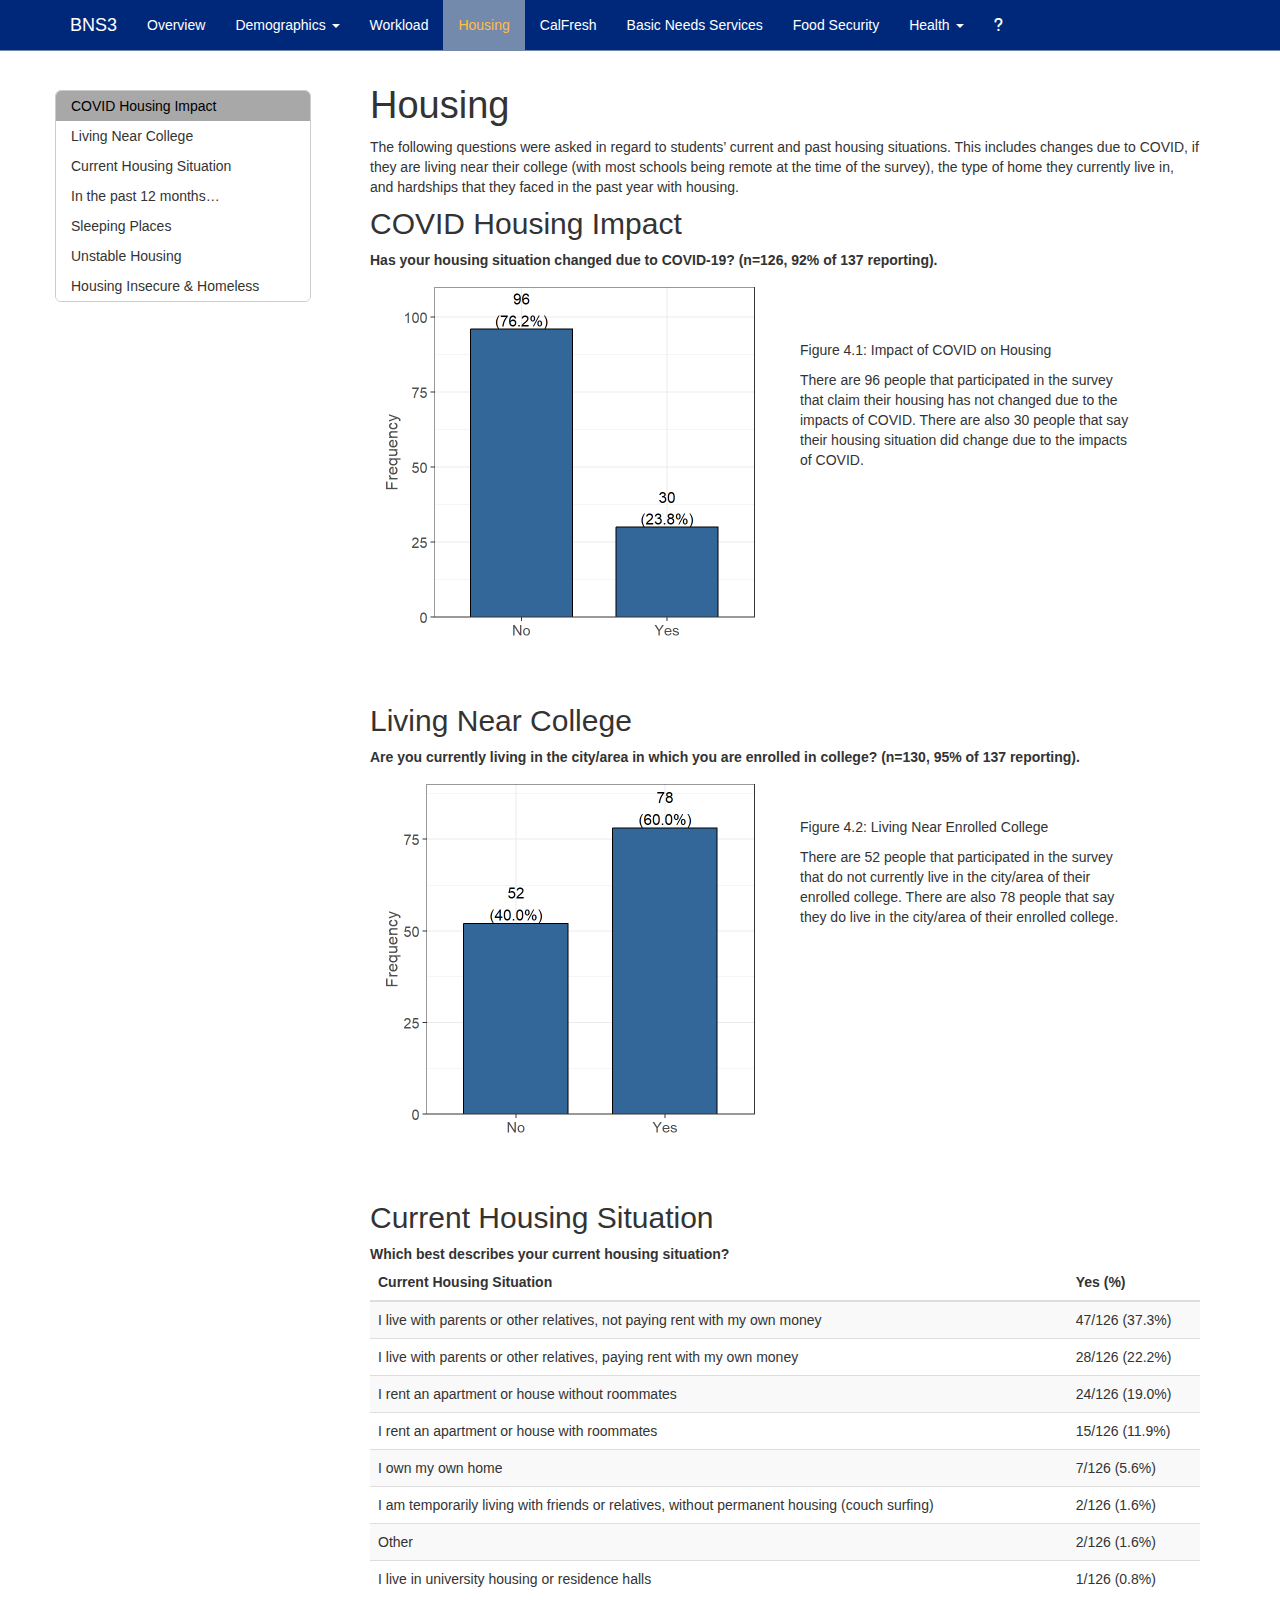
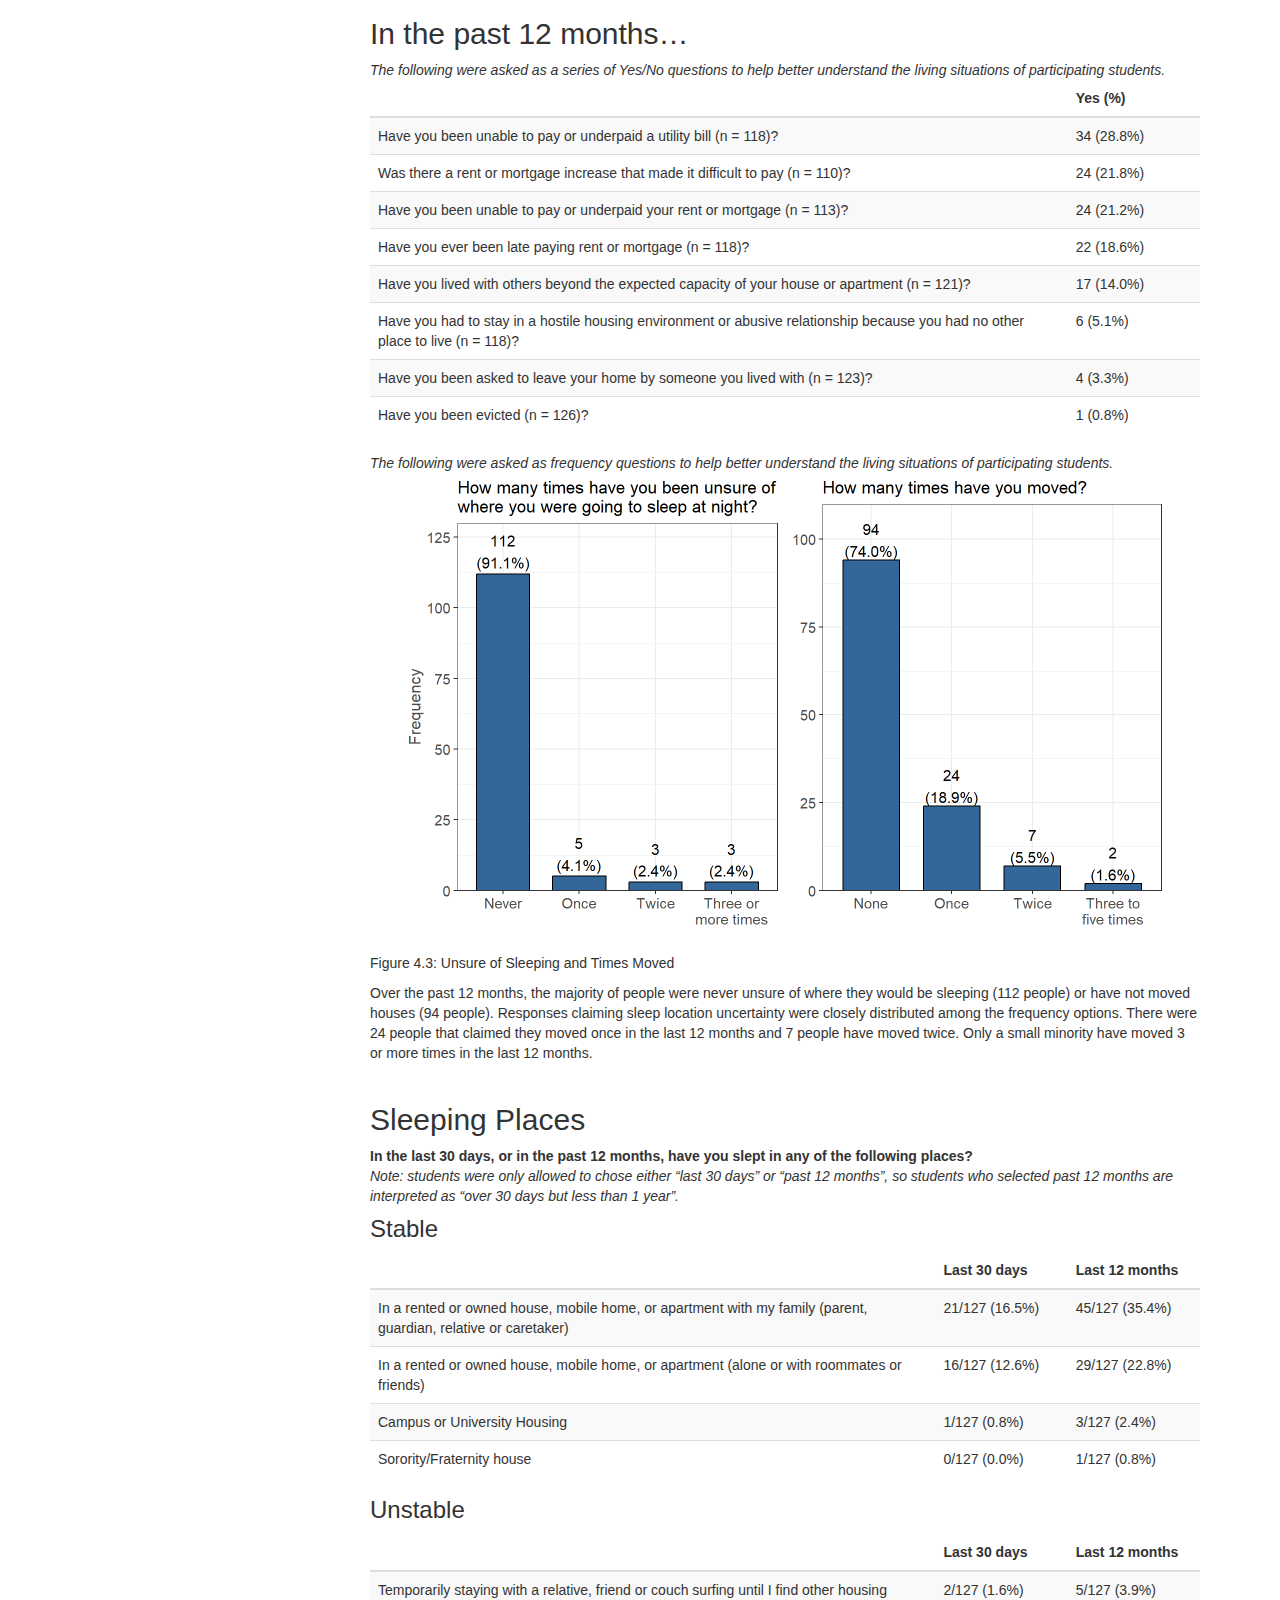
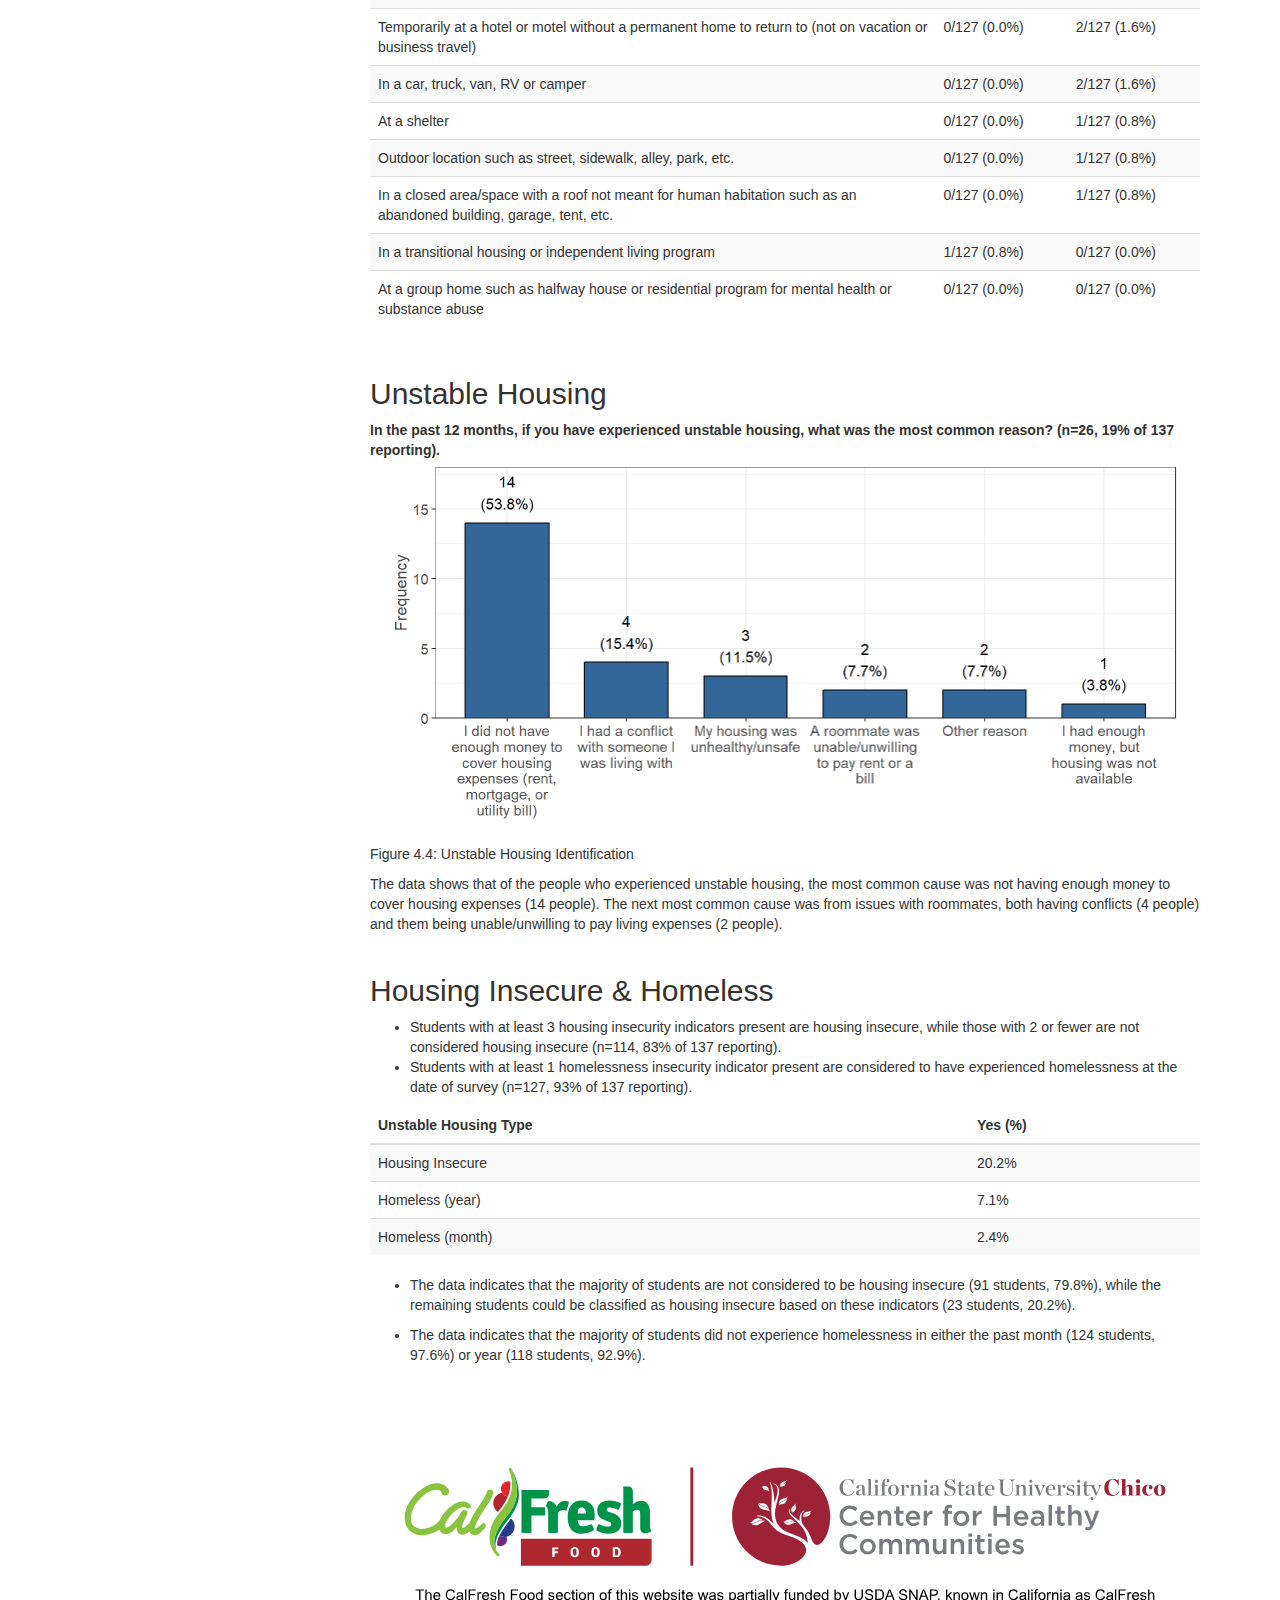
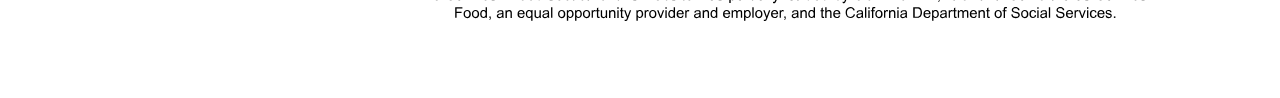
<file: Housing.html>
<!DOCTYPE html>

<html>

<head>

<meta charset="utf-8" />
<meta name="generator" content="pandoc" />
<meta http-equiv="X-UA-Compatible" content="IE=EDGE" />




<title>Housing</title>

<script src="site_libs/header-attrs-2.25/header-attrs.js"></script>
<script src="site_libs/jquery-3.6.0/jquery-3.6.0.min.js"></script>
<meta name="viewport" content="width=device-width, initial-scale=1" />
<link href="site_libs/bootstrap-3.3.5/css/bootstrap.min.css" rel="stylesheet" />
<script src="site_libs/bootstrap-3.3.5/js/bootstrap.min.js"></script>
<script src="site_libs/bootstrap-3.3.5/shim/html5shiv.min.js"></script>
<script src="site_libs/bootstrap-3.3.5/shim/respond.min.js"></script>
<style>h1 {font-size: 34px;}
       h1.title {font-size: 38px;}
       h2 {font-size: 30px;}
       h3 {font-size: 24px;}
       h4 {font-size: 18px;}
       h5 {font-size: 16px;}
       h6 {font-size: 12px;}
       code {color: inherit; background-color: rgba(0, 0, 0, 0.04);}
       pre:not([class]) { background-color: white }</style>
<script src="site_libs/jqueryui-1.13.2/jquery-ui.min.js"></script>
<link href="site_libs/tocify-1.9.1/jquery.tocify.css" rel="stylesheet" />
<script src="site_libs/tocify-1.9.1/jquery.tocify.js"></script>
<script src="site_libs/navigation-1.1/tabsets.js"></script>
<script src="site_libs/kePrint-0.0.1/kePrint.js"></script>
<link href="site_libs/lightable-0.0.1/lightable.css" rel="stylesheet" />
<link href="site_libs/font-awesome-6.4.2/css/all.min.css" rel="stylesheet" />
<link href="site_libs/font-awesome-6.4.2/css/v4-shims.min.css" rel="stylesheet" />

<style type="text/css">
  code{white-space: pre-wrap;}
  span.smallcaps{font-variant: small-caps;}
  span.underline{text-decoration: underline;}
  div.column{display: inline-block; vertical-align: top; width: 50%;}
  div.hanging-indent{margin-left: 1.5em; text-indent: -1.5em;}
  ul.task-list{list-style: none;}
    </style>







<link rel="stylesheet" href="styles.css" type="text/css" />



<style type = "text/css">
.main-container {
  max-width: 940px;
  margin-left: auto;
  margin-right: auto;
}
img {
  max-width:100%;
}
.tabbed-pane {
  padding-top: 12px;
}
.html-widget {
  margin-bottom: 20px;
}
button.code-folding-btn:focus {
  outline: none;
}
summary {
  display: list-item;
}
details > summary > p:only-child {
  display: inline;
}
pre code {
  padding: 0;
}
</style>


<style type="text/css">
.dropdown-submenu {
  position: relative;
}
.dropdown-submenu>.dropdown-menu {
  top: 0;
  left: 100%;
  margin-top: -6px;
  margin-left: -1px;
  border-radius: 0 6px 6px 6px;
}
.dropdown-submenu:hover>.dropdown-menu {
  display: block;
}
.dropdown-submenu>a:after {
  display: block;
  content: " ";
  float: right;
  width: 0;
  height: 0;
  border-color: transparent;
  border-style: solid;
  border-width: 5px 0 5px 5px;
  border-left-color: #cccccc;
  margin-top: 5px;
  margin-right: -10px;
}
.dropdown-submenu:hover>a:after {
  border-left-color: #adb5bd;
}
.dropdown-submenu.pull-left {
  float: none;
}
.dropdown-submenu.pull-left>.dropdown-menu {
  left: -100%;
  margin-left: 10px;
  border-radius: 6px 0 6px 6px;
}
</style>

<script type="text/javascript">
// manage active state of menu based on current page
$(document).ready(function () {
  // active menu anchor
  href = window.location.pathname
  href = href.substr(href.lastIndexOf('/') + 1)
  if (href === "")
    href = "index.html";
  var menuAnchor = $('a[href="' + href + '"]');

  // mark the anchor link active (and if it's in a dropdown, also mark that active)
  var dropdown = menuAnchor.closest('li.dropdown');
  if (window.bootstrap) { // Bootstrap 4+
    menuAnchor.addClass('active');
    dropdown.find('> .dropdown-toggle').addClass('active');
  } else { // Bootstrap 3
    menuAnchor.parent().addClass('active');
    dropdown.addClass('active');
  }

  // Navbar adjustments
  var navHeight = $(".navbar").first().height() + 15;
  var style = document.createElement('style');
  var pt = "padding-top: " + navHeight + "px; ";
  var mt = "margin-top: -" + navHeight + "px; ";
  var css = "";
  // offset scroll position for anchor links (for fixed navbar)
  for (var i = 1; i <= 6; i++) {
    css += ".section h" + i + "{ " + pt + mt + "}\n";
  }
  style.innerHTML = "body {" + pt + "padding-bottom: 40px; }\n" + css;
  document.head.appendChild(style);
});
</script>

<!-- tabsets -->

<style type="text/css">
.tabset-dropdown > .nav-tabs {
  display: inline-table;
  max-height: 500px;
  min-height: 44px;
  overflow-y: auto;
  border: 1px solid #ddd;
  border-radius: 4px;
}

.tabset-dropdown > .nav-tabs > li.active:before, .tabset-dropdown > .nav-tabs.nav-tabs-open:before {
  content: "\e259";
  font-family: 'Glyphicons Halflings';
  display: inline-block;
  padding: 10px;
  border-right: 1px solid #ddd;
}

.tabset-dropdown > .nav-tabs.nav-tabs-open > li.active:before {
  content: "\e258";
  font-family: 'Glyphicons Halflings';
  border: none;
}

.tabset-dropdown > .nav-tabs > li.active {
  display: block;
}

.tabset-dropdown > .nav-tabs > li > a,
.tabset-dropdown > .nav-tabs > li > a:focus,
.tabset-dropdown > .nav-tabs > li > a:hover {
  border: none;
  display: inline-block;
  border-radius: 4px;
  background-color: transparent;
}

.tabset-dropdown > .nav-tabs.nav-tabs-open > li {
  display: block;
  float: none;
}

.tabset-dropdown > .nav-tabs > li {
  display: none;
}
</style>

<!-- code folding -->



<style type="text/css">

#TOC {
  margin: 25px 0px 20px 0px;
}
@media (max-width: 768px) {
#TOC {
  position: relative;
  width: 100%;
}
}

@media print {
.toc-content {
  /* see https://github.com/w3c/csswg-drafts/issues/4434 */
  float: right;
}
}

.toc-content {
  padding-left: 30px;
  padding-right: 40px;
}

div.main-container {
  max-width: 1200px;
}

div.tocify {
  width: 20%;
  max-width: 260px;
  max-height: 85%;
}

@media (min-width: 768px) and (max-width: 991px) {
  div.tocify {
    width: 25%;
  }
}

@media (max-width: 767px) {
  div.tocify {
    width: 100%;
    max-width: none;
  }
}

.tocify ul, .tocify li {
  line-height: 20px;
}

.tocify-subheader .tocify-item {
  font-size: 0.90em;
}

.tocify .list-group-item {
  border-radius: 0px;
}


</style>



</head>

<body>


<div class="container-fluid main-container">


<!-- setup 3col/9col grid for toc_float and main content  -->
<div class="row">
<div class="col-xs-12 col-sm-4 col-md-3">
<div id="TOC" class="tocify">
</div>
</div>

<div class="toc-content col-xs-12 col-sm-8 col-md-9">




<div class="navbar navbar-default  navbar-fixed-top" role="navigation">
  <div class="container">
    <div class="navbar-header">
      <button type="button" class="navbar-toggle collapsed" data-toggle="collapse" data-bs-toggle="collapse" data-target="#navbar" data-bs-target="#navbar">
        <span class="icon-bar"></span>
        <span class="icon-bar"></span>
        <span class="icon-bar"></span>
      </button>
      <a class="navbar-brand" href="index.html">BNS3</a>
    </div>
    <div id="navbar" class="navbar-collapse collapse">
      <ul class="nav navbar-nav">
        <li>
  <a href="index.html">Overview</a>
</li>
<li class="dropdown">
  <a href="#" class="dropdown-toggle" data-toggle="dropdown" role="button" data-bs-toggle="dropdown" aria-expanded="false">
    Demographics
     
    <span class="caret"></span>
  </a>
  <ul class="dropdown-menu" role="menu">
    <li>
      <a href="Personal_Demo.html">Personal Demographics</a>
    </li>
    <li>
      <a href="Student_Demo.html">Student Demographics</a>
    </li>
  </ul>
</li>
<li>
  <a href="Workload.html">Workload</a>
</li>
<li>
  <a href="Housing.html">Housing</a>
</li>
<li>
  <a href="CalFresh.html">CalFresh</a>
</li>
<li>
  <a href="Basic_Needs.html">Basic Needs Services</a>
</li>
<li>
  <a href="Food_Security.html">Food Security</a>
</li>
<li class="dropdown">
  <a href="#" class="dropdown-toggle" data-toggle="dropdown" role="button" data-bs-toggle="dropdown" aria-expanded="false">
    Health
     
    <span class="caret"></span>
  </a>
  <ul class="dropdown-menu" role="menu">
    <li>
      <a href="Eating_Habits.html">Eating Habits</a>
    </li>
    <li>
      <a href="Physical_Activity.html">Physical Activity</a>
    </li>
    <li>
      <a href="Sleep.html">Sleep</a>
    </li>
    <li>
      <a href="Mental_Health.html">Mental Health</a>
    </li>
  </ul>
</li>
<li>
  <a href="Instructions.html">
    <span class="fa fa-question"></span>
     
  </a>
</li>
      </ul>
      <ul class="nav navbar-nav navbar-right">
        
      </ul>
    </div><!--/.nav-collapse -->
  </div><!--/.container -->
</div><!--/.navbar -->

<div id="header">



<h1 class="title toc-ignore">Housing</h1>

</div>


<p>The following questions were asked in regard to students’ current and
past housing situations. This includes changes due to COVID, if they are
living near their college (with most schools being remote at the time of
the survey), the type of home they currently live in, and hardships that
they faced in the past year with housing.</p>
<div id="covid-housing-impact" class="section level2">
<h2>COVID Housing Impact</h2>
<p><strong>Has your housing situation changed due to COVID-19? (n=126,
92% of 137 reporting).</strong></p>
<div class="row">
<div class="col-md-6">
<p><img src="Housing_files/figure-html/unnamed-chunk-2-1.png" width="384" style="display: block; margin: auto;" /></p>
</div>
<div class="col-md-5">
<p><br><br><br>Figure 4.1: Impact of COVID on Housing <br></p>
<p>There are 96 people that participated in the survey that claim their
housing has not changed due to the impacts of COVID. There are also 30
people that say their housing situation did change due to the impacts of
COVID.</p>
</div>
</div>
<p><br /></p>
</div>
<div id="living-near-college" class="section level2">
<h2>Living Near College</h2>
<p><strong>Are you currently living in the city/area in which you are
enrolled in college? (n=130, 95% of 137 reporting).</strong></p>
<div class="row">
<div class="col-md-6">
<p><img src="Housing_files/figure-html/unnamed-chunk-3-1.png" width="384" style="display: block; margin: auto;" /></p>
</div>
<div class="col-md-5">
<p><br><br>Figure 4.2: Living Near Enrolled College <br></p>
<p>There are 52 people that participated in the survey that do not
currently live in the city/area of their enrolled college. There are
also 78 people that say they do live in the city/area of their enrolled
college.</p>
</div>
</div>
<p><br /></p>
</div>
<div id="current-housing-situation" class="section level2">
<h2>Current Housing Situation</h2>
<strong>Which best describes your current housing situation?</strong>
<table class="table table-striped" style="margin-left: auto; margin-right: auto;">
<thead>
<tr>
<th style="text-align:left;">
Current Housing Situation
</th>
<th style="text-align:left;">
Yes (%)
</th>
</tr>
</thead>
<tbody>
<tr>
<td style="text-align:left;">
I live with parents or other relatives, not paying rent with my own
money
</td>
<td style="text-align:left;width: 3.5cm; ">
47/126 (37.3%)
</td>
</tr>
<tr>
<td style="text-align:left;">
I live with parents or other relatives, paying rent with my own money
</td>
<td style="text-align:left;width: 3.5cm; ">
28/126 (22.2%)
</td>
</tr>
<tr>
<td style="text-align:left;">
I rent an apartment or house without roommates
</td>
<td style="text-align:left;width: 3.5cm; ">
24/126 (19.0%)
</td>
</tr>
<tr>
<td style="text-align:left;">
I rent an apartment or house with roommates
</td>
<td style="text-align:left;width: 3.5cm; ">
15/126 (11.9%)
</td>
</tr>
<tr>
<td style="text-align:left;">
I own my own home
</td>
<td style="text-align:left;width: 3.5cm; ">
7/126 (5.6%)
</td>
</tr>
<tr>
<td style="text-align:left;">
I am temporarily living with friends or relatives, without permanent
housing (couch surfing)
</td>
<td style="text-align:left;width: 3.5cm; ">
2/126 (1.6%)
</td>
</tr>
<tr>
<td style="text-align:left;">
Other
</td>
<td style="text-align:left;width: 3.5cm; ">
2/126 (1.6%)
</td>
</tr>
<tr>
<td style="text-align:left;">
I live in university housing or residence halls
</td>
<td style="text-align:left;width: 3.5cm; ">
1/126 (0.8%)
</td>
</tr>
</tbody>
</table>
</div>
<div id="in-the-past-12-months" class="section level2">
<h2>In the past 12 months…</h2>
<em>The following were asked as a series of Yes/No questions to help
better understand the living situations of participating students.</em>
<table class="table table-striped" style="margin-left: auto; margin-right: auto;">
<thead>
<tr>
<th style="text-align:left;">
</th>
<th style="text-align:left;">
Yes (%)
</th>
</tr>
</thead>
<tbody>
<tr>
<td style="text-align:left;">
Have you been unable to pay or underpaid a utility bill (n = 118)?
</td>
<td style="text-align:left;width: 3.5cm; ">
34 (28.8%)
</td>
</tr>
<tr>
<td style="text-align:left;">
Was there a rent or mortgage increase that made it difficult to pay (n =
110)?
</td>
<td style="text-align:left;width: 3.5cm; ">
24 (21.8%)
</td>
</tr>
<tr>
<td style="text-align:left;">
Have you been unable to pay or underpaid your rent or mortgage (n =
113)?
</td>
<td style="text-align:left;width: 3.5cm; ">
24 (21.2%)
</td>
</tr>
<tr>
<td style="text-align:left;">
Have you ever been late paying rent or mortgage (n = 118)?
</td>
<td style="text-align:left;width: 3.5cm; ">
22 (18.6%)
</td>
</tr>
<tr>
<td style="text-align:left;">
Have you lived with others beyond the expected capacity of your house or
apartment (n = 121)?
</td>
<td style="text-align:left;width: 3.5cm; ">
17 (14.0%)
</td>
</tr>
<tr>
<td style="text-align:left;">
Have you had to stay in a hostile housing environment or abusive
relationship because you had no other place to live (n = 118)?
</td>
<td style="text-align:left;width: 3.5cm; ">
6 (5.1%)
</td>
</tr>
<tr>
<td style="text-align:left;">
Have you been asked to leave your home by someone you lived with (n =
123)?
</td>
<td style="text-align:left;width: 3.5cm; ">
4 (3.3%)
</td>
</tr>
<tr>
<td style="text-align:left;">
Have you been evicted (n = 126)?
</td>
<td style="text-align:left;width: 3.5cm; ">
1 (0.8%)
</td>
</tr>
</tbody>
</table>
<p><em>The following were asked as frequency questions to help better
understand the living situations of participating students.</em> <br>
<img src="Housing_files/figure-html/unnamed-chunk-6-1.png" width="768" style="display: block; margin: auto;" />
Figure 4.3: Unsure of Sleeping and Times Moved</p>
<p>Over the past 12 months, the majority of people were never unsure of
where they would be sleeping (112 people) or have not moved houses (94
people). Responses claiming sleep location uncertainty were closely
distributed among the frequency options. There were 24 people that
claimed they moved once in the last 12 months and 7 people have moved
twice. Only a small minority have moved 3 or more times in the last 12
months.</p>
<p><br></p>
</div>
<div id="sleeping-places" class="section level2">
<h2>Sleeping Places</h2>
<p><strong>In the last 30 days, or in the past 12 months, have you slept
in any of the following places?</strong><br />
<em>Note: students were only allowed to chose either “last 30 days” or
“past 12 months”, so students who selected past 12 months are
interpreted as “over 30 days but less than 1 year”. </em></p>
<div id="stable" class="section level3">
<h3>Stable</h3>
<table class="table table-striped" style="margin-left: auto; margin-right: auto;">
<thead>
<tr>
<th style="text-align:left;">
</th>
<th style="text-align:left;">
Last 30 days
</th>
<th style="text-align:left;">
Last 12 months
</th>
</tr>
</thead>
<tbody>
<tr>
<td style="text-align:left;">
In a rented or owned house, mobile home, or apartment with my family
(parent, guardian, relative or caretaker)
</td>
<td style="text-align:left;width: 3.5cm; ">
21/127 (16.5%)
</td>
<td style="text-align:left;width: 3.5cm; ">
45/127 (35.4%)
</td>
</tr>
<tr>
<td style="text-align:left;">
In a rented or owned house, mobile home, or apartment (alone or with
roommates or friends)
</td>
<td style="text-align:left;width: 3.5cm; ">
16/127 (12.6%)
</td>
<td style="text-align:left;width: 3.5cm; ">
29/127 (22.8%)
</td>
</tr>
<tr>
<td style="text-align:left;">
Campus or University Housing
</td>
<td style="text-align:left;width: 3.5cm; ">
1/127 (0.8%)
</td>
<td style="text-align:left;width: 3.5cm; ">
3/127 (2.4%)
</td>
</tr>
<tr>
<td style="text-align:left;">
Sorority/Fraternity house
</td>
<td style="text-align:left;width: 3.5cm; ">
0/127 (0.0%)
</td>
<td style="text-align:left;width: 3.5cm; ">
1/127 (0.8%)
</td>
</tr>
</tbody>
</table>
</div>
<div id="unstable" class="section level3">
<h3>Unstable</h3>
<table class="table table-striped" style="margin-left: auto; margin-right: auto;">
<thead>
<tr>
<th style="text-align:left;">
</th>
<th style="text-align:left;">
Last 30 days
</th>
<th style="text-align:left;">
Last 12 months
</th>
</tr>
</thead>
<tbody>
<tr>
<td style="text-align:left;">
Temporarily staying with a relative, friend or couch surfing until I
find other housing
</td>
<td style="text-align:left;width: 3.5cm; ">
2/127 (1.6%)
</td>
<td style="text-align:left;width: 3.5cm; ">
5/127 (3.9%)
</td>
</tr>
<tr>
<td style="text-align:left;">
Temporarily at a hotel or motel without a permanent home to return to
(not on vacation or business travel)
</td>
<td style="text-align:left;width: 3.5cm; ">
0/127 (0.0%)
</td>
<td style="text-align:left;width: 3.5cm; ">
2/127 (1.6%)
</td>
</tr>
<tr>
<td style="text-align:left;">
In a car, truck, van, RV or camper
</td>
<td style="text-align:left;width: 3.5cm; ">
0/127 (0.0%)
</td>
<td style="text-align:left;width: 3.5cm; ">
2/127 (1.6%)
</td>
</tr>
<tr>
<td style="text-align:left;">
At a shelter
</td>
<td style="text-align:left;width: 3.5cm; ">
0/127 (0.0%)
</td>
<td style="text-align:left;width: 3.5cm; ">
1/127 (0.8%)
</td>
</tr>
<tr>
<td style="text-align:left;">
Outdoor location such as street, sidewalk, alley, park, etc.
</td>
<td style="text-align:left;width: 3.5cm; ">
0/127 (0.0%)
</td>
<td style="text-align:left;width: 3.5cm; ">
1/127 (0.8%)
</td>
</tr>
<tr>
<td style="text-align:left;">
In a closed area/space with a roof not meant for human habitation such
as an abandoned building, garage, tent, etc.
</td>
<td style="text-align:left;width: 3.5cm; ">
0/127 (0.0%)
</td>
<td style="text-align:left;width: 3.5cm; ">
1/127 (0.8%)
</td>
</tr>
<tr>
<td style="text-align:left;">
In a transitional housing or independent living program
</td>
<td style="text-align:left;width: 3.5cm; ">
1/127 (0.8%)
</td>
<td style="text-align:left;width: 3.5cm; ">
0/127 (0.0%)
</td>
</tr>
<tr>
<td style="text-align:left;">
At a group home such as halfway house or residential program for mental
health or substance abuse
</td>
<td style="text-align:left;width: 3.5cm; ">
0/127 (0.0%)
</td>
<td style="text-align:left;width: 3.5cm; ">
0/127 (0.0%)
</td>
</tr>
</tbody>
</table>
<p><br></p>
</div>
</div>
<div id="unstable-housing" class="section level2">
<h2>Unstable Housing</h2>
<p><strong>In the past 12 months, if you have experienced unstable
housing, what was the most common reason? (n=26, 19% of 137
reporting).</strong>
<img src="Housing_files/figure-html/unnamed-chunk-9-1.png" width="796.8" style="display: block; margin: auto;" />
Figure 4.4: Unstable Housing Identification</p>
<p>The data shows that of the people who experienced unstable housing,
the most common cause was not having enough money to cover housing
expenses (14 people). The next most common cause was from issues with
roommates, both having conflicts (4 people) and them being
unable/unwilling to pay living expenses (2 people).</p>
<p><br></p>
</div>
<div id="housing-insecure-homeless" class="section level2">
<h2>Housing Insecure &amp; Homeless</h2>
<ul>
<li>Students with at least 3 housing insecurity indicators present are
housing insecure, while those with 2 or fewer are not considered housing
insecure (n=114, 83% of 137 reporting).</li>
<li>Students with at least 1 homelessness insecurity indicator present
are considered to have experienced homelessness at the date of survey
(n=127, 93% of 137 reporting).</li>
</ul>
<table class="table table-striped" style="margin-left: auto; margin-right: auto;">
<thead>
<tr>
<th style="text-align:left;">
Unstable Housing Type
</th>
<th style="text-align:left;">
Yes (%)
</th>
</tr>
</thead>
<tbody>
<tr>
<td style="text-align:left;">
Housing Insecure
</td>
<td style="text-align:left;">
20.2%
</td>
</tr>
<tr>
<td style="text-align:left;">
Homeless (year)
</td>
<td style="text-align:left;">
7.1%
</td>
</tr>
<tr>
<td style="text-align:left;">
Homeless (month)
</td>
<td style="text-align:left;">
2.4%
</td>
</tr>
</tbody>
</table>
<ul>
<li><p>The data indicates that the majority of students are not
considered to be housing insecure (91 students, 79.8%), while the
remaining students could be classified as housing insecure based on
these indicators (23 students, 20.2%).</p></li>
<li><p>The data indicates that the majority of students did not
experience homelessness in either the past month (124 students, 97.6%)
or year (118 students, 92.9%).</p></li>
</ul>
<p><br /></p>
</details>
<p><br /></p>
</div>

<?xml version="1.0" encoding="utf-8"?>
<!-- Generator: Adobe Illustrator 28.3.0, SVG Export Plug-In . SVG Version: 6.00 Build 0)  -->
<svg version="1.1" id="Layer_1" xmlns="http://www.w3.org/2000/svg" xmlns:xlink="http://www.w3.org/1999/xlink" x="0px" y="0px"
	 viewBox="0 0 1200 316" style="enable-background:new 0 0 1200 316;" xml:space="preserve">
<style type="text/css">
	.st0{fill:#AF2830;}
	.st1{fill:#8AC340;}
	.st2{fill:#00944B;}
	.st3{fill:none;}
	.st4{fill:#722B82;}
	.st5{fill:#E72429;}
	.st6{fill:#2A3B8E;}
	.st7{fill:#FFFFFF;}
	.st8{fill:#9D2235;}
	.st9{fill:#787C82;}
</style>
<g>
	<g>
		<g>
			<path class="st0" d="M396.9,189c7.4,0,10.3-3.5,10.3-9.5c0-6,0-29.4,0-29.4h-189V189C218.2,189,389.5,189,396.9,189z"/>
			<path class="st1" d="M162.6,127.9c-1.7,1.7-2.4,2.4-3.7,3.4c-1.2,1-2.3,1.8-3.3,2.5c-1,0.6-1.7,1-2.3,1.2
				c-0.7,0.3-1.1,0.3-1.3,0.3c-0.1,0-0.2,0-0.3,0c0-0.1-0.1-0.3-0.1-0.6c0-0.4,0-1.3,0.7-3.4c0.7-2.1,1.8-4.6,3.2-7.5
				c1.4-2.9,3.3-6.2,5.7-9.9c0.8-1.2,1.6-2.5,2.5-3.8c0.9-1.3,1.7-2.6,2.5-3.8c2.8-4.1,5.3-8.1,7.6-11.8c2.3-3.8,3.7-7.3,4.3-10.5
				c0.2-1.2-0.1-2.4-0.8-3.4c-0.8-1-1.8-1.7-3-1.9c-1.3-0.2-2.5,0.1-3.5,0.8c-1.1,0.7-1.7,1.7-1.9,2.9c-0.2,1-0.6,2.3-1.3,3.7
				c-0.7,1.5-1.6,3.1-2.5,4.7c-1,1.7-2,3.4-3.2,5.1c-1.2,1.8-2.3,3.5-3.4,5.2c-0.9,1.3-1.8,2.6-2.6,3.9c-0.8,1.2-1.7,2.5-2.5,3.9
				c-4.6,7.2-7.7,13.3-9.4,17.9c-1.3,1.4-2.6,2.7-4,3.9c-2,1.9-3.6,3.1-4.7,3.5c-1.3,0.5-1.7,0.5-1.7,0.5c0,0-0.2-0.2-0.3-1
				c-0.1-0.8,0-2,0.3-3.4c0.3-1.5,0.9-3.4,1.9-5.7c0.9-2.3,2.4-5,4.2-8c0,0,0-0.1,0-0.1c0.1-0.3,0.3-0.6,0.6-1
				c0.7-1.1,0.9-2.3,0.6-3.5c-0.3-1.2-1-2.2-2.1-2.9c-1.1-0.7-2.3-0.9-3.5-0.6c-1.2,0.3-2.2,1-2.8,2.1c-0.2,0.2-0.3,0.4-0.4,0.6
				c-0.1,0.2-0.3,0.4-0.4,0.7c-2.3,3.8-4.7,7.2-7.1,10.1c-2.4,2.9-4.7,5.4-6.8,7.3c-2.1,1.9-3.9,3.3-5.5,4.1
				c-1.4,0.7-2.4,0.9-3.1,0.5c-0.1-0.1-0.3-0.2-0.7-0.7c-0.1-0.1-0.3-0.6-0.2-1.9c0.1-1.2,0.5-2.6,1.2-4.3c0.1-0.1,0.1-0.2,0.2-0.3
				c0.2-0.4,0.5-0.9,0.6-1.4c0.1-0.1,0.1-0.2,0.2-0.3c1.3-2.5,3.1-5.1,5.2-7.6c2.1-2.6,4.5-5,7.1-7.1c2.6-2.2,5.1-3.8,7.7-5
				c4-1.8,7.1-1.8,9.5,0.1c1.1,0.9,2.1,1.2,3.1,1c1-0.2,1.7-0.6,2.2-1.3c0.5-0.7,0.6-1.6,0.5-2.6c-0.1-1-0.7-2-1.8-2.8
				c-2.5-2-5.4-3.2-8.7-3.5c-3.3-0.3-6.8,0.4-10.4,2c-3.2,1.4-6.3,3.4-9.3,5.9c-3,2.5-5.7,5.3-8.1,8.3c-2.1,2.7-3.9,5.4-5.3,8.3
				c-0.2,0.3-0.4,0.6-0.6,0.9c-0.4,0.7-0.8,1.4-1.3,2.1c-0.4,0.7-0.9,1.3-1.4,1.9c-1.7,1.8-3.7,3.5-6,4.9c-2.3,1.4-4.7,2.5-7.1,3.4
				c-1.8,0.6-3.7,1.1-5.6,1.4c-1.9,0.4-3.8,0.5-5.7,0.5c-1.9-0.1-3.7-0.4-5.4-0.9c-1.7-0.5-3.4-1.4-5-2.6c-2.3-1.7-3.8-3.9-4.4-6.8
				c-0.6-2.9-0.7-6-0.2-9.1c0.5-3.2,1.4-6.4,2.8-9.4c1.3-3.1,2.7-5.7,4.2-7.9c2.6-3.7,5.6-7.2,8.8-10c3.3-2.9,9.2-6.8,14.1-8.7
				c4.5-1.7,8.3-1.9,11-0.4c2.3,1.3,3.3,3.4,3.5,4.5c0.4,1.7,1.6,2.8,3.5,3c2.7,0.3,6-1.5,6.9-3.6c1.7-4.1-2.4-8.6-6.8-11.4
				c-1.9-1.2-4.1-2.1-6.4-2.5c-2.4-0.4-4.9-0.5-7.3-0.1c-2.4,0.4-4.7,0.9-7,1.8c-2.3,0.8-4.5,1.9-6.7,3.1c-2.1,1.2-4.1,2.5-6,3.8
				c-4.2,3-8,6.4-11.3,10.3c-3.4,3.9-6.2,8.2-8.4,12.8c-1.1,2.3-2.1,4.8-2.8,7.4c-0.8,2.7-1.2,5.3-1.4,8c-0.2,2.7-0.1,5.3,0.3,8
				c0.4,2.7,1.3,5.2,2.6,7.6c2,3.7,4.8,6.5,8.4,8.5c3.6,2,7.4,3.2,11.4,3.6c1.2,0.1,2.4,0.2,3.6,0.2c3.5,0,7.1-0.6,10.6-1.7
				c4.7-1.5,9-3.6,12.9-6.2c0.1,0,0.1-0.1,0.2-0.1c0.1,0.1,0.1,0.3,0.2,0.4c0.9,1.9,2.4,3.5,4.3,4.6c1.4,0.9,3.1,1.4,4.9,1.4
				c1.8,0,3.6-0.4,5.3-1.2c1.7-0.9,3.3-2,4.8-3.2c1.5-1.3,2.9-2.7,4.2-4.3c0.5-0.6,1-1.2,1.4-1.8c0,0.5,0,0.9,0,1.4
				c0.1,1.4,0.3,2.7,0.6,3.8c0.3,1.1,0.7,2,1.2,2.9c0.5,0.9,1,1.4,1.5,1.7c1.7,1,3.3,1.6,4.8,1.6c0.1,0,0.2,0,0.3,0
				c1.7,0,3.4-0.5,5-1.4c1.6-0.9,3.2-2.1,4.7-3.6c0.3,0.8,0.7,1.5,1.2,2.1c0.7,0.8,1.4,1.4,2.1,1.9c0.8,0.5,1.6,0.8,2.3,1.1
				c0.8,0.3,1.7,0.5,2.6,0.5c0.1,0,0.1,0,0.2,0c1.5,0,3.2-0.5,4.8-1.5c1.7-1,3.4-2.3,5-3.9c1.6-1.5,2.5-2.5,4.8-5.2
				C169.2,130.7,165.5,125,162.6,127.9z"/>
			<g>
				<path class="st2" d="M233.4,91.7v7.1v5.7h19.4c0.5,1.8,0.7,3.8,0.7,6s-0.2,4.1-0.7,6h-19.4v25c-1.9,0.4-4.3,0.5-7.2,0.5
					c-2.9,0-5.3-0.2-7.2-0.5V80l0.6-0.5h38.8c0.4,1.5,0.5,3.4,0.5,5.6c0,2.3-0.6,3.9-1.9,5c-1.2,1.1-3.2,1.6-5.9,1.6H233.4z"/>
				<path class="st2" d="M254.2,102.6c0.3-1.2,0.9-2.6,1.7-4c0.8-1.5,1.7-2.6,2.5-3.2c5.6,0.4,9.4,3.2,11.6,8.2
					c2.3-5.4,6.1-8.2,11.3-8.2c1.6,0,3.6,0.2,6,0.7c0,1.9-0.3,4.1-1,6.7c-0.6,2.6-1.5,4.8-2.6,6.6c-1-0.4-2.6-0.7-4.6-0.9
					c-3,0-5.5,1.5-7.4,4.6v28.2c-2,0.4-4.3,0.5-7,0.5c-2.7,0-5.1-0.2-7.1-0.5v-29.3C257.6,107.5,256.5,104.4,254.2,102.6z"/>
				<path class="st2" d="M324,123.3h-23.6c0.1,2.7,0.8,4.8,2.1,6.3c1.3,1.5,3.3,2.2,6.2,2.2c1.4,0,3.1-0.2,5-0.6
					c1.9-0.4,4.1-1.1,6.5-2c2,2.1,3.2,4.8,3.7,8.3c-4.8,3.4-10.7,5.2-17.8,5.2c-3.8,0-7-0.6-9.6-1.8c-2.6-1.2-4.7-2.9-6.3-5.1
					c-1.6-2.2-2.7-4.7-3.4-7.7c-0.7-3-1-6.2-1-9.7c0-3.4,0.4-6.5,1.2-9.4c0.8-2.9,2.1-5.4,3.7-7.5c1.7-2.1,3.8-3.8,6.3-5
					c2.6-1.2,5.6-1.8,9-1.8c2.9,0,5.5,0.5,7.8,1.4c2.3,1,4.3,2.3,5.9,4c1.6,1.7,2.9,3.7,3.8,6.1c0.9,2.4,1.3,4.9,1.3,7.7
					C325.1,117.7,324.8,120.8,324,123.3z M300.3,113.5h11.9v-1c0-2.2-0.5-4.1-1.5-5.5c-1-1.4-2.5-2.2-4.5-2.2c-1.9,0-3.3,0.7-4.3,2
					S300.4,110.4,300.3,113.5z"/>
				<path class="st2" d="M327.1,138.2c0.1-1.6,0.5-3.3,1.2-5.2c0.8-1.9,1.6-3.4,2.7-4.4c4.8,2.5,9,3.8,12.6,3.8c1.7,0,3-0.3,3.9-0.9
					c0.9-0.6,1.4-1.3,1.4-2.3c0-1.8-1.4-3.2-4.2-4.1l-5-1.9c-7.5-2.8-11.3-7.3-11.3-13.6c0-4.6,1.6-8.2,4.8-10.9
					c3.2-2.7,7.4-4,12.8-4c2.7,0,5.6,0.4,8.8,1.1c3.2,0.8,5.8,1.6,7.9,2.7c0.1,1.7-0.2,3.6-1,5.6c-0.8,2-1.8,3.5-2.9,4.3
					c-5.1-2.3-9.3-3.4-12.7-3.4c-1.2,0-2.1,0.3-2.8,0.8c-0.6,0.5-1,1.2-1,2.1c0,1.4,1.1,2.6,3.4,3.4l5.6,2c8,2.8,12.1,7.7,12.1,14.6
					c0,4.5-1.7,8.1-5,10.8s-8.1,4-14.2,4C338,142.7,332.3,141.2,327.1,138.2z"/>
				<path class="st2" d="M404.8,111.4V130c0,4,0.7,7,2.3,8.9c-2.3,2-5,3.1-8.3,3.1c-3.1,0-5.3-0.7-6.4-2.2c-1.1-1.4-1.7-3.6-1.7-6.6
					V114c0-2.1-0.3-3.6-0.8-4.6c-0.6-1-1.6-1.5-3.2-1.5c-0.9,0-2,0.2-3.1,0.7c-1.2,0.5-2.4,1.3-3.6,2.4v30.2c-2,0.4-4.3,0.5-6.9,0.5
					c-2.6,0-4.9-0.2-6.9-0.5v-66l0.6-0.6h5.6c2.9,0,4.9,0.6,6,1.9c1.1,1.3,1.7,3.5,1.7,6.6v17.1c4-3.3,8.1-5,12.1-5
					c4,0,7.1,1.5,9.3,4.4C403.7,102.6,404.8,106.5,404.8,111.4z"/>
			</g>
			<g>
				<path class="st3" d="M204.1,61.5c0.1,0.4,0.2,0.9,0.3,1.5C204.3,62.5,204.2,62,204.1,61.5z"/>
				<path class="st3" d="M185.3,114.4c0.5-0.6,0.9-1.2,1.4-1.9c-1.2,1.5-2.3,2.9-3.3,4.3C184,116,184.6,115.2,185.3,114.4z"/>
				<path class="st4" d="M187,145.8c-2.4,5.2-3.5,9.7-3.3,13.5c1.8,1.1,4,1.6,6.3,1.3c5.3-0.7,9-5.5,8.2-10.8c-0.1-1-0.5-2-0.9-2.8
					c-0.4,0.1-0.9,0.2-1.3,0.3C192.8,147.8,189.7,147.2,187,145.8z"/>
				<path class="st0" d="M199.5,88.9c-3.6-0.2-6.8-2.3-8.6-5.3c-7.5,1.4-13,8.1-12.6,15.8c0.2,5,2.8,9.4,6.7,12.1
					c3.8-4.4,10.1-12.6,14.2-21.8C199.3,89.4,199.4,89.1,199.5,88.9z"/>
				<path class="st5" d="M199.5,88.9c3.4-8,3.6-16.1,3.2-21.5c-1-0.3-2-0.4-3-0.4c-5.9,0.2-10.5,5.4-10.3,11.4
					c0.1,1.9,0.7,3.6,1.6,5.2C192.7,86.6,195.9,88.7,199.5,88.9z"/>
				<path class="st6" d="M203.9,120.8c-0.7,0.9-1.4,1.8-2.1,2.7c-6.9,8.4-11.8,15.8-14.7,22.3c2.7,1.3,5.8,1.9,8.9,1.5
					c0.5-0.1,0.9-0.2,1.3-0.3c7.6-1.7,12.8-9,11.7-16.8C208.5,126.4,206.6,123.2,203.9,120.8z"/>
				<polygon class="st2" points="204.2,47.8 201.6,47 204.2,47.8 				"/>
				<path class="st2" d="M200.1,122.2c11.3-13.8,14.2-25.8,15-30.7c1.2-13.2-2.3-27.8-10.7-43.3l0,0c11.7,26.7,10.7,46.2-3.3,65.1
					l0,0c-22.7,27.6-27.2,45.6-14.6,58.6l0,0l0,0c-3.5-3.7-5-7.8-5-12.2C180.9,150.5,187,138.2,200.1,122.2z"/>
				<polygon class="st2" points="186.9,172.2 186.7,172.2 186.9,175.1 				"/>
				<path class="st1" d="M201.1,113.4L201.1,113.4c14.1-18.9,15.1-38.4,3.4-65.1l0,0l-0.2-0.4l0,0l-2.6-0.8l-1.2,2.5l0.2,0.4
					c1.7,3.9,2.8,7.7,3.6,11.3l0,0c0,0.1,0,0.1,0,0.2c0.1,0.5,0.2,1,0.3,1.5c0.8,5,1.8,16.4-3.2,27.6c-3.5,7.8-9.4,15.3-14.6,22
					c-0.5,0.6-0.9,1.2-1.4,1.9c-0.7,0.8-1.3,1.6-1.9,2.5c-0.6,0.8-1.1,1.5-1.6,2.2c-12.7,18.4-12.2,41.5,1.8,55.8l0.3,0.3l2.9-0.1
					l0.2-2.9v0l-0.4-0.3l0,0C173.8,159,178.3,140.9,201.1,113.4z"/>
			</g>
			<g>
				<path class="st7" d="M266.7,165.2l0.2,1.6v1.4h4.5c0.1,0.4,0.2,0.8,0.2,1.3c0,0.5-0.1,0.9-0.2,1.3h-4.5v5.5
					c-0.4,0.1-1,0.1-1.7,0.1c-0.7,0-1.2,0-1.7-0.1v-13.7l0.1-0.1h8.6c0.1,0.3,0.1,0.8,0.1,1.3c0,0.5-0.1,0.9-0.4,1.1
					c-0.3,0.2-0.7,0.4-1.3,0.4H266.7z"/>
				<path class="st7" d="M292.1,175.4c-1.5-1.2-2.2-3.2-2.2-6c0-1.2,0.1-2.3,0.4-3.2c0.3-0.9,0.7-1.7,1.2-2.3
					c0.5-0.6,1.2-1.1,1.9-1.4c0.8-0.3,1.6-0.5,2.5-0.5c0.9,0,1.8,0.2,2.6,0.5c0.8,0.3,1.4,0.8,1.9,1.4c0.5,0.6,0.9,1.4,1.2,2.3
					c0.3,0.9,0.4,2,0.4,3.2c0,1.2-0.1,2.2-0.4,3.2c-0.3,0.9-0.7,1.7-1.2,2.3c-0.5,0.6-1.2,1.1-1.9,1.4c-0.8,0.3-1.6,0.5-2.6,0.5
					C294.5,176.7,293.2,176.2,292.1,175.4z M293.8,172.5c0.4,1.1,1.1,1.6,2.2,1.6c0.6,0,1-0.1,1.4-0.4c0.3-0.3,0.6-0.6,0.8-1.1
					c0.2-0.4,0.3-0.9,0.4-1.4c0.1-0.5,0.1-1.1,0.1-1.6c0-0.5,0-1-0.1-1.6c0-0.6-0.1-1.1-0.3-1.7c-0.2-0.5-0.4-0.9-0.8-1.3
					c-0.4-0.3-0.9-0.5-1.6-0.5c-0.7,0-1.2,0.2-1.5,0.5c-0.3,0.3-0.6,0.8-0.8,1.2c-0.2,0.5-0.3,1-0.3,1.6c0,0.6-0.1,1-0.1,1.5
					c0,0.6,0,1.2,0.1,1.7C293.5,171.5,293.6,172,293.8,172.5z"/>
				<path class="st7" d="M322.3,175.4c-1.5-1.2-2.2-3.2-2.2-6c0-1.2,0.1-2.3,0.4-3.2c0.3-0.9,0.7-1.7,1.2-2.3
					c0.5-0.6,1.2-1.1,1.9-1.4c0.8-0.3,1.6-0.5,2.5-0.5c0.9,0,1.8,0.2,2.6,0.5c0.8,0.3,1.4,0.8,1.9,1.4c0.5,0.6,0.9,1.4,1.2,2.3
					c0.3,0.9,0.4,2,0.4,3.2c0,1.2-0.1,2.2-0.4,3.2c-0.3,0.9-0.7,1.7-1.2,2.3c-0.5,0.6-1.2,1.1-1.9,1.4c-0.8,0.3-1.6,0.5-2.6,0.5
					C324.6,176.7,323.3,176.2,322.3,175.4z M324,172.5c0.4,1.1,1.1,1.6,2.2,1.6c0.6,0,1-0.1,1.4-0.4c0.3-0.3,0.6-0.6,0.8-1.1
					c0.2-0.4,0.3-0.9,0.4-1.4c0.1-0.5,0.1-1.1,0.1-1.6c0-0.5,0-1-0.1-1.6c0-0.6-0.1-1.1-0.3-1.7c-0.2-0.5-0.4-0.9-0.8-1.3
					c-0.4-0.3-0.9-0.5-1.6-0.5c-0.7,0-1.2,0.2-1.5,0.5c-0.3,0.3-0.6,0.8-0.8,1.2c-0.2,0.5-0.3,1-0.3,1.6c0,0.6-0.1,1-0.1,1.5
					c0,0.6,0,1.2,0.1,1.7C323.7,171.5,323.8,172,324,172.5z"/>
				<path class="st7" d="M360.1,175.5c-0.4,0.4-1,0.6-1.7,0.8c-0.7,0.2-1.5,0.2-2.4,0.2c-0.4,0-1,0-1.8,0c-0.8,0-1.8,0-3-0.1
					l-0.1-0.1v-13.8l0.1-0.1c0.8,0,1.6,0,2.5-0.1s1.8,0,2.7,0c1.2,0,2.1,0.2,2.9,0.6c0.8,0.4,1.4,0.9,1.9,1.5s0.8,1.4,1,2.3
					c0.2,0.9,0.3,1.8,0.3,2.8c0,1.4-0.2,2.6-0.5,3.6C361.6,173.9,361,174.8,360.1,175.5z M356.4,173.9c1.8,0,2.7-1.5,2.7-4.5
					c0-3-0.9-4.6-2.7-4.6c-0.4,0-0.8,0-1.2,0c-0.3,0-0.6,0-0.9,0v9.2c0.2,0,0.5,0,0.9,0C355.6,173.9,355.9,173.9,356.4,173.9z"/>
			</g>
		</g>
		<rect x="463.2" y="47" class="st8" width="4.2" height="142"/>
		<g>
			<g>
				<g>
					<path class="st9" d="M679,76.2c0-7.4,5.4-12.5,12.2-12.5c2.4,0,4.4,0.6,6,1.4l1.5-1.6h0.3v8.1h-0.4c-1.8-4.7-4.2-7.3-7.8-7.3
						c-4,0-7.3,3.6-7.3,11.5c0,7.8,4.2,10.9,8.2,10.9c3.8,0,6.5-2.4,8-5.6l0.6,0.3c-1.4,3.3-4.4,6.6-9.7,6.6
						C683.6,88.1,679,83.4,679,76.2"/>
					<path class="st9" d="M711.8,84.3v-5c-4.4,0.9-5.4,1.8-5.4,4.1c0,1.6,0.8,2.7,2.5,2.7C710,86.2,711.1,85.2,711.8,84.3 M702.6,84
						c0-1.3,0.6-2.6,2-3.4c2.5-1.4,6.4-1.6,7.1-1.9v-2.4c0-2.5-0.7-3.7-2.7-3.7c-1.1,0-2.2,0.4-2.8,1c0.6,0.5,0.9,1.1,0.9,1.8
						c0,1.2-0.7,2-2,2c-1.2,0-1.9-0.9-1.9-2c0-2,2.4-3.4,6.2-3.4c3.8,0,5.8,1.5,5.8,4.9v7.8c0,1.6,0.6,2.3,2.5,1.5l0.1,0.3
						c-1.2,0.7-2,1.1-3.2,1.1c-1.9,0-2.6-0.8-2.8-2.6h-0.1c-1.3,1.5-2.8,2.6-4.9,2.6C703.9,87.7,702.6,85.9,702.6,84"/>
					<path class="st9" d="M718.4,87.1c1.9,0,2.4-0.3,2.4-1.3V65.9c0-1.1-0.3-1.6-2.7-1.7v-0.4l6.2-0.2v22.2c0,1,0.4,1.2,2.4,1.3v0.4
						h-8.3V87.1z"/>
					<path class="st9" d="M730.1,67c0-1.4,0.9-2.3,2.2-2.3c1.3,0,2.2,0.9,2.2,2.2c0,1.3-0.9,2.3-2.2,2.3
						C730.9,69.2,730.1,68.4,730.1,67 M728.2,87.1c1.9,0,2.4-0.3,2.4-1.3V74.4c0-1-0.5-1.6-2.4-1.7v-0.4l5.9-0.2v13.8
						c0,1,0.4,1.2,2.4,1.3v0.4h-8.4V87.1z"/>
					<path class="st9" d="M738.1,87.1c1.9,0,2.4-0.3,2.4-1.3V73.3h-2.9v-0.4l2.9-0.7v-1.3c0-2.8,0.7-4.6,1.9-5.8
						c1.1-1.1,2.6-1.7,4.3-1.7c2.9,0,4.3,1.3,4.3,2.7c0,1.2-0.7,2-1.9,2c-1,0-2-0.6-2-2.1c0-0.4,0.3-1.2,0.5-1.5
						c-0.3-0.3-0.7-0.5-1.2-0.5c-0.6,0-1,0.2-1.4,0.6c-0.6,0.6-0.9,1.7-0.9,4.3v3.4h4.2v1H744v12.5c0,1,0.7,1.2,3.2,1.3v0.4h-9V87.1
						z"/>
					<path class="st9" d="M760.8,79.8c0-5.2-1.5-7.3-4-7.3c-2.5,0-3.8,2.1-3.8,7.3c0,5.2,1.5,7.3,4.1,7.3
						C759.5,87.1,760.8,85,760.8,79.8 M749.1,79.9c0-4.7,3.5-8,7.8-8c4.4,0,7.8,3.1,7.8,7.9c0,4.8-3.5,8-7.8,8
						C752.5,87.8,749.1,84.6,749.1,79.9"/>
					<path class="st9" d="M766.5,87.1c1.9,0,2.4-0.3,2.4-1.3V74.4c0-1-0.5-1.6-2.4-1.7v-0.4l5.8-0.2v3.4c1.2-2.2,2.8-3.5,4.5-3.5
						c1.8,0,2.7,1.1,2.7,2.4c0,1.3-0.8,2.2-2,2.2c-1.2,0-2.1-0.9-2.1-2.1c0-0.3,0.1-0.8,0.2-1c-1.3,0.2-2.2,1.1-3.2,2.8v9.6
						c0,1,0.6,1.2,2.9,1.3v0.4h-8.8V87.1z"/>
					<path class="st9" d="M780.3,87.1c1.9,0,2.4-0.3,2.4-1.3V74.4c0-1-0.5-1.6-2.4-1.7v-0.4l5.8-0.2v3.6c1.5-2.4,3.5-3.7,5.8-3.7
						c2.6,0,4.1,1.6,4.1,4.7v9.2c0,1,0.4,1.2,2.4,1.3v0.4h-7.9v-0.4c1.5,0,2-0.3,2-1.3v-8.6c0-2.4-0.7-3.6-2.7-3.6
						c-1.4,0-2.7,1.1-3.6,2.8v9.4c0,1,0.5,1.2,2,1.3v0.4h-7.8V87.1z"/>
					<path class="st9" d="M801.2,67c0-1.4,0.9-2.3,2.2-2.3c1.3,0,2.2,0.9,2.2,2.2c0,1.3-0.9,2.3-2.2,2.3
						C802,69.2,801.2,68.4,801.2,67 M799.3,87.1c1.9,0,2.4-0.3,2.4-1.3V74.4c0-1-0.5-1.6-2.4-1.7v-0.4l5.9-0.2v13.8
						c0,1,0.4,1.2,2.4,1.3v0.4h-8.4V87.1z"/>
					<path class="st9" d="M818.7,84.3v-5c-4.4,0.9-5.4,1.8-5.4,4.1c0,1.6,0.8,2.7,2.5,2.7C816.9,86.2,818,85.2,818.7,84.3 M809.5,84
						c0-1.3,0.6-2.6,2-3.4c2.5-1.4,6.4-1.6,7.1-1.9v-2.4c0-2.5-0.7-3.7-2.7-3.7c-1.1,0-2.2,0.4-2.8,1c0.6,0.5,0.9,1.1,0.9,1.8
						c0,1.2-0.7,2-2,2c-1.2,0-1.9-0.9-1.9-2c0-2,2.4-3.4,6.2-3.4s5.8,1.5,5.8,4.9v7.8c0,1.6,0.6,2.3,2.5,1.5l0.1,0.3
						c-1.2,0.7-2,1.1-3.2,1.1c-1.9,0-2.6-0.8-2.8-2.6h-0.1c-1.3,1.5-2.8,2.6-4.9,2.6C810.8,87.7,809.5,85.9,809.5,84"/>
					<path class="st9" d="M830.6,79.8h0.5c2,4.4,4.4,7.5,7.9,7.5c3.3,0,4.9-2.2,4.9-4.3c0-2.9-2-4.1-6.1-5.5
						c-3.3-1.2-6.8-2.2-6.8-6.5c0-4.4,3.4-7.1,7.9-7.1c2,0,3.8,0.6,5,1.1l1.2-1.3h0.4V71H845c-1.8-4.4-4-6.6-6.7-6.6
						c-2.3,0-4.3,1.5-4.3,4.1c0,2.9,2.2,3.9,6,5.2c3.2,1.1,6.6,2.2,6.6,6.6c0,3.7-2.2,7.7-7.9,7.7c-1.9,0-4.1-0.7-5.6-1.5l-2,1.6
						h-0.4V79.8z"/>
					<path class="st9" d="M851.3,83.4V73.3h-3.1v-0.4l3.1-0.7v-4.2l3.5-1.3v5.6h4.7v1h-4.7v10.4c0,2,0.6,2.8,1.9,2.8
						c1,0,1.9-0.7,2.8-2.2l0.4,0.3c-1.1,2.2-2.5,3.3-4.6,3.3C852.7,87.8,851.3,86.5,851.3,83.4"/>
					<path class="st9" d="M870.3,84.3v-5c-4.4,0.9-5.4,1.8-5.4,4.1c0,1.6,0.8,2.7,2.5,2.7C868.6,86.2,869.6,85.2,870.3,84.3
						 M861.2,84c0-1.3,0.6-2.6,2-3.4c2.5-1.4,6.4-1.6,7.1-1.9v-2.4c0-2.5-0.7-3.7-2.7-3.7c-1.1,0-2.2,0.4-2.8,1
						c0.6,0.5,0.9,1.1,0.9,1.8c0,1.2-0.7,2-2,2c-1.2,0-1.9-0.9-1.9-2c0-2,2.4-3.4,6.2-3.4s5.8,1.5,5.8,4.9v7.8
						c0,1.6,0.6,2.3,2.5,1.5l0.1,0.3c-1.2,0.7-2,1.1-3.2,1.1c-1.9,0-2.6-0.8-2.8-2.6h-0.1c-1.3,1.5-2.8,2.6-4.9,2.6
						C862.5,87.7,861.2,85.9,861.2,84"/>
					<path class="st9" d="M879.4,83.4V73.3h-3.1v-0.4l3.1-0.7v-4.2l3.5-1.3v5.6h4.7v1h-4.7v10.4c0,2,0.6,2.8,1.9,2.8
						c1,0,1.9-0.7,2.8-2.2l0.4,0.3c-1.1,2.2-2.5,3.3-4.6,3.3C880.8,87.8,879.4,86.5,879.4,83.4"/>
					<path class="st9" d="M892.8,78.4h6.5c0.3-3.7-0.5-5.9-3-5.9C894.3,72.5,893,74.5,892.8,78.4 M889,80c0-4.8,3.5-8.1,7.5-8.1
						c4.5,0,6.8,3.1,6.5,7.1h-10.2v0.8v0.1c0,3.9,1.7,6.6,5.2,6.6c2.1,0,3.3-1.1,4.7-2.8l0.4,0.3c-1.3,2.2-3.2,3.9-6.6,3.9
						C892,87.8,889,84.6,889,80"/>
					<path class="st9" d="M911.3,80.7V66.9c0-1.3-0.8-2.1-3.6-2.2v-0.4h10.9v0.4c-2.8,0.1-3.4,0.8-3.4,2.2v13.5c0,5,3,6.6,6.8,6.6
						c1.7,0,3.2-0.5,4.3-1.5c1.2-1.2,1.9-2.9,1.9-5.4V69.8c0-3.3-1.1-4.7-4.5-5.1v-0.4h9.2v0.4c-3.1,0.5-3.9,1.9-3.9,5.1v10.5
						c0,4.7-2.6,7.8-8.6,7.8C914.6,88.1,911.3,85.6,911.3,80.7"/>
					<path class="st9" d="M932.4,87.1c1.9,0,2.4-0.3,2.4-1.3V74.4c0-1-0.5-1.6-2.4-1.7v-0.4l5.8-0.2v3.6c1.5-2.4,3.5-3.7,5.8-3.7
						c2.6,0,4.1,1.6,4.1,4.7v9.2c0,1,0.4,1.2,2.4,1.3v0.4h-7.9v-0.4c1.5,0,2-0.3,2-1.3v-8.6c0-2.4-0.7-3.6-2.7-3.6
						c-1.4,0-2.7,1.1-3.6,2.8v9.4c0,1,0.5,1.2,2,1.3v0.4h-7.8V87.1z"/>
					<path class="st9" d="M953.3,67c0-1.4,0.9-2.3,2.2-2.3c1.3,0,2.2,0.9,2.2,2.2c0,1.3-0.9,2.3-2.2,2.3
						C954.2,69.2,953.3,68.4,953.3,67 M951.5,87.1c1.9,0,2.4-0.3,2.4-1.3V74.4c0-1-0.5-1.6-2.4-1.7v-0.4l5.9-0.2v13.8
						c0,1,0.4,1.2,2.4,1.3v0.4h-8.4V87.1z"/>
					<path class="st9" d="M962.5,75c-0.7-1.7-1.3-2.3-2.9-2.5v-0.4h8.2v0.4c-1.4,0.1-2,0.5-2,1.2c0,0.3,0.1,0.5,0.2,0.9l3.6,9.4h0.1
						l3-7.7c0.3-0.9,0.6-1.6,0.6-2.1c0-1-0.8-1.5-2.4-1.7v-0.4h6.1v0.4c-1.2,0.2-2.2,1.1-3,2.9l-5.2,12.3h-1.3L962.5,75z"/>
					<path class="st9" d="M980.8,78.4h6.5c0.3-3.7-0.5-5.9-3-5.9C982.2,72.5,981,74.5,980.8,78.4 M976.9,80c0-4.8,3.5-8.1,7.5-8.1
						c4.5,0,6.8,3.1,6.5,7.1h-10.2v0.8v0.1c0,3.9,1.7,6.6,5.2,6.6c2.1,0,3.3-1.1,4.7-2.8l0.4,0.3c-1.3,2.2-3.2,3.9-6.6,3.9
						C980,87.8,976.9,84.6,976.9,80"/>
					<path class="st9" d="M992.7,87.1c1.9,0,2.4-0.3,2.4-1.3V74.4c0-1-0.5-1.6-2.4-1.7v-0.4l5.8-0.2v3.4c1.2-2.2,2.8-3.5,4.5-3.5
						c1.8,0,2.7,1.1,2.7,2.4c0,1.3-0.8,2.2-2,2.2c-1.2,0-2.1-0.9-2.1-2.1c0-0.3,0.1-0.8,0.2-1c-1.3,0.2-2.2,1.1-3.2,2.8v9.6
						c0,1,0.6,1.2,2.9,1.3v0.4h-8.8V87.1z"/>
					<path class="st9" d="M1007.1,82.2h0.5c2.1,3.7,3.4,4.9,5.8,4.9c1.9,0,2.9-1.3,2.9-2.6c0-1.5-0.9-2.4-4.2-3.3
						c-3.4-1-4.8-2-4.8-4.5c0-2.9,2.2-4.9,5.6-4.9c1.5,0,2.9,0.5,3.8,1l0.8-1h0.4v5h-0.5c-1.9-3.1-2.9-4.3-4.9-4.3
						c-1.5,0-2.7,1-2.7,2.6c0,1.4,1.3,2.2,3.9,2.8c3.4,0.9,5,2.1,5,4.7c0,2.8-2,5.1-5.6,5.1c-1.2,0-3.4-0.5-4.4-1.2l-1.1,1.2h-0.4
						V82.2z"/>
					<path class="st9" d="M1022.4,67c0-1.4,0.9-2.3,2.2-2.3c1.3,0,2.2,0.9,2.2,2.2c0,1.3-0.9,2.3-2.2,2.3
						C1023.3,69.2,1022.4,68.4,1022.4,67 M1020.6,87.1c1.9,0,2.4-0.3,2.4-1.3V74.4c0-1-0.5-1.6-2.4-1.7v-0.4l5.9-0.2v13.8
						c0,1,0.4,1.2,2.4,1.3v0.4h-8.4V87.1z"/>
					<path class="st9" d="M1032.6,83.4V73.3h-3.1v-0.4l3.1-0.7v-4.2l3.5-1.3v5.6h7.3v1h-7.3v10.4c0,2,0.6,2.8,1.9,2.8
						c1,0,1.9-0.7,2.8-2.2l0.4,0.3c-1.1,2.2-2.5,3.3-4.6,3.3C1034,87.8,1032.6,86.5,1032.6,83.4"/>
					<path class="st9" d="M1043.6,75.2c-0.8-1.7-1.4-2.3-3-2.5v-0.4h8.3v0.4c-2,0.2-2.2,0.9-1.7,2.1l3.9,9.2l3-7.6
						c1-2.7,0.6-3.3-1.8-3.7v-0.4h6v0.4c-1.2,0.2-2.2,1-3,2.7l-5.5,13.3c-1.8,4.3-3.4,5.5-5.3,5.5c-1.6,0-2.6-1.1-2.6-2.4
						c0-1,0.6-2,1.9-2c1,0,1.9,0.9,1.9,2c0,0.7-0.3,1.3-0.7,1.7c1.3-0.2,2.6-1.1,4.2-5.1l0.2-0.5L1043.6,75.2z"/>
					<path class="st8" d="M1061.7,76.3c0-7.9,5.8-12.6,12.6-12.6c2.5,0,4.7,0.7,6.2,1.6l1.6-1.7h0.4v9.1h-0.5
						c-2.4-5.1-4.4-8.3-8.2-8.3c-3.7,0-6,4.1-6,11.2c0,7.3,3.1,11.1,7.4,11.1c3.4,0,5.8-1.5,7.5-5.2l0.6,0.3
						c-1.4,3.3-4.2,6.3-10,6.3C1066,88.1,1061.7,83.7,1061.7,76.3"/>
					<path class="st8" d="M1085.1,87.1c1.9,0,2.2-0.4,2.2-1.2V66c0-1-0.3-1.6-2.4-1.6V64l7.5-0.4v11.5c1.4-2,3.6-3.3,5.8-3.3
						c3,0,4.3,1.8,4.3,5v9.1c0,0.8,0.3,1.1,2.3,1.2v0.4h-9.1v-0.4c1.2,0,1.7-0.4,1.7-1.2v-9.1c0-1.7-0.7-2.8-2.2-2.8
						c-1,0-1.8,0.7-2.7,1.7v10.1c0,0.8,0.5,1.1,1.7,1.2v0.4h-9V87.1z"/>
					<path class="st8" d="M1107.5,66.8c0-1.8,1.2-3,3-3c1.8,0,3,1.1,3,2.9c0,1.8-1.2,3-3,3C1108.7,69.7,1107.5,68.7,1107.5,66.8
						 M1105.6,87.1c1.9,0,2.4-0.4,2.4-1.2V74.4c0-1-0.5-1.6-2.4-1.6v-0.4l7.5-0.4v14c0,0.8,0.3,1.1,2.2,1.2v0.4h-9.8V87.1z"/>
					<path class="st8" d="M1116.6,80c0-5.2,3.6-8.2,8.5-8.2c4.8,0,6.5,2.1,6.5,3.8c0,1.6-0.9,2.7-2.6,2.7c-1.9,0-2.8-1.2-2.8-2.5
						c0-1.1,0.7-1.9,1.3-2.2c-0.3-0.6-1.1-1.1-2.3-1.1c-2.1,0-3.2,2.9-3.2,7.3c0,3.4,1.3,6.7,4.5,6.7c1.7,0,3.6-1,4.9-2.7l0.4,0.2
						c-1.6,2.4-3.7,3.9-7,3.9C1119.7,87.8,1116.6,84.9,1116.6,80"/>
					<path class="st8" d="M1144.6,79.7c0-4.5-0.7-7.3-3-7.3c-2.2,0-2.7,2.8-2.7,7.3c0,4.5,0.7,7.4,3,7.4
						C1144.1,87.1,1144.6,84.2,1144.6,79.7 M1133.4,79.8c0-5,3.2-8,8.3-8c5.2,0,8.3,2.9,8.3,7.9c0,5-3.2,8.1-8.3,8.1
						C1136.4,87.8,1133.4,84.8,1133.4,79.8"/>
				</g>
				<g>
					<g>
						<path class="st9" d="M678.9,116.8L678.9,116.8c0-8.2,6.1-14.9,14.8-14.9c5.3,0,8.5,1.8,11.2,4.5l-3.2,3.7
							c-2.3-2.1-4.8-3.6-8-3.6c-5.4,0-9.5,4.5-9.5,10.1v0.1c0,5.6,4,10.2,9.5,10.2c3.5,0,5.8-1.4,8.2-3.7l3.2,3.3
							c-3,3.1-6.3,5.1-11.6,5.1C685.1,131.5,678.9,125,678.9,116.8z"/>
						<path class="st9" d="M708.2,120.3L708.2,120.3c0-6.3,4.4-11.3,10.6-11.3c6.9,0,10.4,5.4,10.4,11.6c0,0.5,0,0.9-0.1,1.4h-15.9
							c0.5,3.5,3,5.5,6.2,5.5c2.4,0,4.1-0.9,5.9-2.6l2.9,2.6c-2,2.5-4.9,4.1-8.8,4.1C713,131.5,708.2,127,708.2,120.3z M724.2,118.7
							c-0.3-3.2-2.2-5.7-5.5-5.7c-3,0-5.2,2.3-5.6,5.7H724.2z"/>
						<path class="st9" d="M734.1,109.4h5v3.3c1.4-2,3.4-3.8,6.8-3.8c4.9,0,7.7,3.3,7.7,8.3v13.8h-5v-12.3c0-3.4-1.7-5.3-4.6-5.3
							c-2.9,0-4.9,2-4.9,5.4v12.2h-5V109.4z"/>
						<path class="st9" d="M760.6,125.1v-11.4h-2.7v-4.3h2.7v-5.9h5v5.9h5.8v4.3h-5.8v10.6c0,1.9,1,2.7,2.7,2.7
							c1.1,0,2.1-0.2,3.1-0.7v4.1c-1.2,0.7-2.6,1.1-4.5,1.1C763.2,131.4,760.6,129.8,760.6,125.1z"/>
						<path class="st9" d="M774.6,120.3L774.6,120.3c0-6.3,4.4-11.3,10.6-11.3c6.9,0,10.4,5.4,10.4,11.6c0,0.5,0,0.9-0.1,1.4h-15.9
							c0.5,3.5,3,5.5,6.2,5.5c2.4,0,4.1-0.9,5.9-2.6l2.9,2.6c-2,2.5-4.9,4.1-8.8,4.1C779.4,131.5,774.6,127,774.6,120.3z
							 M790.6,118.7c-0.3-3.2-2.2-5.7-5.5-5.7c-3,0-5.2,2.3-5.6,5.7H790.6z"/>
						<path class="st9" d="M800.5,109.4h5v4.9c1.4-3.2,3.9-5.4,7.7-5.3v5.2h-0.3c-4.3,0-7.4,2.8-7.4,8.6v8.2h-5V109.4z"/>
						<path class="st9" d="M830.8,113.7h-2.7v-4.1h2.7v-1.6c0-2.4,0.6-4.2,1.8-5.3c1.1-1.1,2.7-1.7,4.9-1.7c1.7,0,2.9,0.2,4,0.6v4.2
							c-1-0.3-1.8-0.5-2.9-0.5c-1.9,0-2.9,1-2.9,3.3v1.2h5.7v4.1h-5.7v17.4h-5V113.7z"/>
						<path class="st9" d="M843.5,120.4L843.5,120.4c0-6.3,4.9-11.4,11.6-11.4c6.6,0,11.5,5,11.5,11.2v0.1c0,6.1-4.9,11.3-11.6,11.3
							C848.4,131.5,843.5,126.5,843.5,120.4z M861.7,120.4L861.7,120.4c0-3.9-2.7-7-6.6-7c-4,0-6.5,3.1-6.5,6.9v0.1
							c0,3.8,2.7,6.9,6.6,6.9C859.1,127.2,861.7,124.1,861.7,120.4z"/>
						<path class="st9" d="M871.7,109.4h5v4.9c1.4-3.2,3.9-5.4,7.7-5.3v5.2H884c-4.3,0-7.4,2.8-7.4,8.6v8.2h-5V109.4z"/>
						<path class="st9" d="M901.4,102.4h5v11.9h13.7v-11.9h5v28.7h-5V119h-13.7v12.1h-5V102.4z"/>
						<path class="st9" d="M930.8,120.3L930.8,120.3c0-6.3,4.4-11.3,10.6-11.3c6.9,0,10.4,5.4,10.4,11.6c0,0.5,0,0.9-0.1,1.4h-15.9
							c0.5,3.5,3,5.5,6.2,5.5c2.4,0,4.1-0.9,5.9-2.6l2.9,2.6c-2,2.5-4.9,4.1-8.8,4.1C935.7,131.5,930.8,127,930.8,120.3z
							 M946.8,118.7c-0.3-3.2-2.2-5.7-5.5-5.7c-3,0-5.2,2.3-5.6,5.7H946.8z"/>
						<path class="st9" d="M955.3,124.8L955.3,124.8c0-4.8,3.6-7,8.9-7c2.4,0,4.1,0.4,5.8,0.9v-0.5c0-3.1-1.9-4.7-5.4-4.7
							c-2.4,0-4.2,0.5-6.2,1.4l-1.3-3.9c2.4-1.1,4.7-1.8,8.2-1.8c3.2,0,5.7,0.9,7.2,2.4c1.6,1.6,2.3,3.9,2.3,6.7v12.8H970v-2.7
							c-1.5,1.8-3.7,3.2-7,3.2C958.9,131.5,955.3,129.2,955.3,124.8z M970.2,123.3v-1.5c-1.3-0.5-2.9-0.9-4.9-0.9
							c-3.2,0-5.1,1.4-5.1,3.6v0.1c0,2.1,1.8,3.3,4.2,3.3C967.7,127.9,970.2,126,970.2,123.3z"/>
						<path class="st9" d="M981.1,101.1h5v29.9h-5V101.1z"/>
						<path class="st9" d="M993.6,125.1v-11.4h-2.7v-4.3h2.7v-5.9h5v5.9h5.8v4.3h-5.8v10.6c0,1.9,1,2.7,2.7,2.7
							c1.1,0,2.1-0.2,3.1-0.7v4.1c-1.2,0.7-2.6,1.1-4.5,1.1C996.1,131.4,993.6,129.8,993.6,125.1z"/>
						<path class="st9" d="M1009.4,101.1h5v11.6c1.4-2,3.4-3.8,6.8-3.8c4.9,0,7.7,3.3,7.7,8.3v13.8h-5v-12.3c0-3.4-1.7-5.3-4.6-5.3
							c-2.9,0-4.9,2-4.9,5.4v12.2h-5V101.1z"/>
						<path class="st9" d="M1049.2,109.4h5.2l-8.6,22.2c-1.7,4.4-3.6,6.1-7.1,6.1c-2,0-3.6-0.5-5.1-1.3l1.7-3.7
							c0.9,0.5,1.9,0.8,2.9,0.8c1.4,0,2.3-0.6,3.1-2.5l-9-21.7h5.3l6.1,16.1L1049.2,109.4z"/>
						<path class="st9" d="M678.9,157.9L678.9,157.9c0-8.2,6.1-14.9,14.8-14.9c5.3,0,8.5,1.8,11.2,4.5l-3.2,3.7
							c-2.3-2.1-4.8-3.6-8-3.6c-5.4,0-9.5,4.5-9.5,10.1v0.1c0,5.6,4,10.2,9.5,10.2c3.5,0,5.8-1.4,8.2-3.7l3.2,3.3
							c-3,3.1-6.3,5.1-11.6,5.1C685.1,172.6,678.9,166.1,678.9,157.9z"/>
						<path class="st9" d="M708.2,161.4L708.2,161.4c0-6.3,4.9-11.4,11.6-11.4c6.6,0,11.5,5,11.5,11.2v0.1c0,6.1-4.9,11.3-11.6,11.3
							C713.1,172.6,708.2,167.6,708.2,161.4z M726.3,161.4L726.3,161.4c0-3.9-2.7-7-6.6-7c-4,0-6.5,3.1-6.5,6.9v0.1
							c0,3.8,2.7,6.9,6.6,6.9C723.8,168.3,726.3,165.2,726.3,161.4z"/>
						<path class="st9" d="M736.3,150.5h5v3.3c1.4-1.9,3.3-3.7,6.6-3.7c3.1,0,5.3,1.5,6.5,3.8c1.7-2.3,4-3.8,7.3-3.8
							c4.7,0,7.6,3,7.6,8.3v13.8h-5v-12.3c0-3.4-1.6-5.3-4.4-5.3c-2.7,0-4.6,1.9-4.6,5.4v12.2h-5v-12.3c0-3.4-1.6-5.2-4.4-5.2
							s-4.6,2-4.6,5.4v12.2h-5V150.5z"/>
						<path class="st9" d="M775.2,150.5h5v3.3c1.4-1.9,3.3-3.7,6.6-3.7c3.1,0,5.3,1.5,6.5,3.8c1.7-2.3,4-3.8,7.3-3.8
							c4.7,0,7.6,3,7.6,8.3v13.8h-5v-12.3c0-3.4-1.6-5.3-4.4-5.3c-2.7,0-4.6,1.9-4.6,5.4v12.2h-5v-12.3c0-3.4-1.6-5.2-4.4-5.2
							c-2.7,0-4.6,2-4.6,5.4v12.2h-5V150.5z"/>
						<path class="st9" d="M813.9,164.3v-13.8h5v12.3c0,3.4,1.7,5.2,4.6,5.2c2.9,0,4.9-2,4.9-5.3v-12.2h5v21.6h-5v-3.4
							c-1.4,2-3.4,3.8-6.8,3.8C816.8,172.6,813.9,169.3,813.9,164.3z"/>
						<path class="st9" d="M839.6,150.5h5v3.3c1.4-2,3.4-3.8,6.8-3.8c4.9,0,7.7,3.3,7.7,8.3v13.8h-5v-12.3c0-3.4-1.7-5.3-4.6-5.3
							c-2.9,0-4.9,2-4.9,5.4v12.2h-5V150.5z"/>
						<path class="st9" d="M865.1,142.5h5.3v4.7h-5.3V142.5z M865.3,150.5h5v21.6h-5V150.5z"/>
						<path class="st9" d="M877.7,166.1v-11.4H875v-4.3h2.7v-5.9h5v5.9h5.8v4.3h-5.8v10.6c0,1.9,1,2.7,2.7,2.7
							c1.1,0,2.1-0.2,3.1-0.7v4.1c-1.2,0.7-2.6,1.1-4.5,1.1C880.3,172.5,877.7,170.9,877.7,166.1z"/>
						<path class="st9" d="M893.6,142.5h5.3v4.7h-5.3V142.5z M893.8,150.5h5v21.6h-5V150.5z"/>
						<path class="st9" d="M904.1,161.4L904.1,161.4c0-6.3,4.4-11.3,10.6-11.3c6.9,0,10.4,5.4,10.4,11.6c0,0.5,0,0.9-0.1,1.4H909
							c0.5,3.5,3,5.5,6.2,5.5c2.4,0,4.1-0.9,5.9-2.6l2.9,2.6c-2,2.5-4.9,4.1-8.8,4.1C908.9,172.6,904.1,168.1,904.1,161.4z
							 M920.1,159.8c-0.3-3.2-2.2-5.7-5.5-5.7c-3,0-5.2,2.3-5.6,5.7H920.1z"/>
						<path class="st9" d="M928.2,169.3l2.2-3.4c2.4,1.8,4.9,2.7,7.1,2.7c2.1,0,3.4-0.9,3.4-2.3v-0.1c0-1.7-2.3-2.3-4.8-3
							c-3.2-0.9-6.8-2.2-6.8-6.3v-0.1c0-4.1,3.4-6.6,7.7-6.6c2.7,0,5.7,0.9,7.9,2.5l-2,3.5c-2.1-1.3-4.3-2-6.1-2c-1.9,0-3,0.9-3,2.1
							v0.1c0,1.6,2.3,2.3,4.9,3.1c3.2,1,6.7,2.4,6.7,6.3v0.1c0,4.5-3.5,6.8-8,6.8C934.4,172.5,931,171.4,928.2,169.3z"/>
					</g>
				</g>
			</g>
			<g>
				<circle class="st7" cx="594.5" cy="118" r="71"/>
				<path class="st8" d="M594.7,47c-39.2-0.1-71.1,31.5-71.2,70.8c-0.1,39.2,31.5,71.1,70.8,71.2c2.3,0,4.7-0.1,7-0.3
					c24.6-3.7,49.5-28.2,3.7-42.9c-5.9-2.2-12-4.5-16.6-7.8c-3.3-2.3-5.8-5.4-8.1-8.3c-4.8-6-9.4-11.6-20.5-12.4
					c-0.2,0-0.4-0.2-0.4-0.5c0-0.2,0.2-0.4,0.4-0.4c11.5-0.2,16.9,5.2,22.1,10.4c0.7,0.7,1.3,1.4,2,2c-4.3-9.3-3.8-20.3-3.3-30.9
					c0.5-10,1-20.4-2.6-29.2c-0.1-0.2,0-0.5,0.2-0.6c0.2-0.1,0.5,0,0.6,0.2c4.6,8.8,5.4,18.6,5.8,29.7c2.8-6.8,6.5-16.4,4-22.4
					c-0.9-2.2-2.5-3.7-4.9-4.7c-0.2-0.1-0.3-0.3-0.3-0.6c0.1-0.2,0.3-0.3,0.5-0.3c2.7,0.7,4.7,2.2,5.9,4.5
					c2.5,4.5,1.7,10.8,0.5,15.3c-0.4,1.4-0.7,2.8-1.1,4.2c-2.6,9.6-5,18.7-2.9,27c2.3,9.5,8.8,16.3,19.9,20.7c1.5,0.6,3,1.2,4.6,1.8
					c8.5,3.2,17.3,6.5,22.3,12.4c-0.9-10.8-4.6-19.4-11.2-26.2c-2.4-2.5-5-5-7.5-7.4c-1.3-1.3-2.6-2.5-3.9-3.8
					c-2.8-2.7-6.6-6.4-4.2-11.3c0.1-0.2,0.4-0.3,0.6-0.2c0.2,0.1,0.3,0.4,0.2,0.6c-1.7,4.2,2.7,7.8,6.2,10.6c0.6,0.5,1.3,1,1.8,1.5
					c1.9,1.6,6.4,4.8,6.4,4.8s-0.6-1.9-0.3-4.7c0.6-6.6,3.6-8.6,6.1-10.6c0.8-0.7,1.2-0.2,0.6,0.4c-2.1,2.1-4.3,4.9-4.3,8.9
					c-1.4,12.6,7.7,12.6,14,30.1c6.2,20.1,18,7,23.1-5c3.1-7.9,4.8-16.5,4.8-25.5C665.6,79,633.9,47.1,594.7,47z M566.8,126.5
					c-2,1.3-3.9,2.7-6.1,3.6c-3.3,1.2-7.2,0.1-9.9-2.3c2.1,0.2,4.3-0.1,6.2-0.8c2.9-1.1,5.5-2.8,8.6-3.3c2.2-0.4,4.6,0.1,6.7,0.8
					C570.2,124.5,568.4,125.5,566.8,126.5z M563.3,120.8c1.7,0.4,3.3,1.2,4.7,2.2c-4-0.6-7.4,2-10.9,3.3c-4.4,1.7-8.3,0.2-8.3,0.2
					c0.4-0.1,0.9-0.1,1.3-0.2c0.7-0.2,1.2-0.6,1.8-1c0.6-0.5,1.1-1,1.7-1.5c0.6-0.5,1.1-1,1.7-1.4
					C557.7,120.8,560.4,120,563.3,120.8z M567.4,73.3c0.4,0.2,0.8,0.3,1.2,0.3c0.5,0,0.9,0,1.4,0.1c0.4,0,0.9,0,1.3,0.1
					c1.7,0.3,3.2,1.1,4.2,2.6c0.5,0.9,1,1.9,1.2,2.9c-1.5-1.9-4.1-2.2-6.2-3.1c-2.6-1.1-3.8-3.4-3.8-3.4
					C567,73,567.2,73.2,567.4,73.3z M577.9,81.7c-0.9-0.8-2.1-1.2-3.2-1.4c-1.4-0.2-2.8-0.4-4.2-1c-2-0.8-3.2-2.9-3.4-5.1
					c0.8,1,1.9,1.7,3.1,2.2c1.7,0.7,3.6,1.1,5.2,2.1C576.4,79.3,577.3,80.6,577.9,81.7z M562,98.2c0.6,0.3,1.2,0.4,1.9,0.4
					c0.7,0,1.4,0,2.1,0c0.7,0,1.4,0,2.1,0.1c2.7,0.4,5,1.5,6.6,3.8c0.9,1.3,1.6,2.9,2,4.5c-2.5-2.9-6.4-3.2-9.7-4.4
					c-4.2-1.5-6-5-6-5C561.3,97.8,561.7,98,562,98.2z M578.7,110.6c-1.4-1.2-3.3-1.7-5.1-1.9c-2.2-0.3-4.4-0.5-6.6-1.3
					c-3.1-1.2-5.2-4.4-5.6-7.7c1.3,1.4,3.1,2.6,4.9,3.3c2.7,1,5.6,1.4,8.1,3C576.3,107,577.7,108.8,578.7,110.6z M595.6,68.5
					c1.3-0.8,2.7-1.1,4.2-1.5c1.1-0.3,2.3-0.8,3.1-1.8c-0.5,1.3-1.2,2.6-2.3,3.5c-1.5,1.3-3.3,1.8-5,2.8c-1.1,0.6-2.1,1.6-2.8,2.7
					C592.6,71.9,593.7,69.6,595.6,68.5z M596,71.7c2-1.2,4.6-1.7,5.9-3.9c-0.1,1.1-0.4,2.2-0.8,3.1c-0.8,1.7-2.2,2.7-3.9,3.2
					c-0.4,0.1-0.9,0.2-1.4,0.3c-0.5,0.1-0.9,0.1-1.4,0.2c-0.4,0.1-0.8,0.2-1.2,0.5c-0.2,0.2-0.4,0.3-0.6,0.5
					C592.6,75.6,593.4,73.1,596,71.7z M594.8,92.8c1.7-0.9,3.5-1.3,5.3-1.8c1.4-0.4,3-1,4-2.2c-0.7,1.6-1.6,3.3-3,4.4
					c-1.9,1.6-4.3,2.3-6.4,3.4c-1.4,0.8-2.7,2-3.7,3.3C591,97.1,592.4,94.2,594.8,92.8z M594.9,100.3c-0.6,0.1-1.2,0.1-1.8,0.3
					c-0.5,0.1-1.1,0.2-1.5,0.6c-0.3,0.2-0.6,0.4-0.8,0.6c0,0,1.2-3.1,4.4-4.9c2.6-1.4,5.8-2.1,7.6-4.8c-0.2,1.4-0.5,2.7-1.1,4
					c-1,2.1-2.9,3.4-5.1,4C596.1,100.2,595.5,100.3,594.9,100.3z M616.6,126.8c-1.6-0.3-3.2,0.3-4.7,0.9c-1.8,0.8-3.5,1.7-5.5,2.1
					c-2.8,0.6-5.9-0.9-7.7-3.2c1.7,0.4,3.5,0.5,5.1,0.2c2.5-0.5,4.8-1.5,7.4-1.6C613.1,125.2,615,125.9,616.6,126.8z M609.8,122.6
					c1.3,0.6,2.5,1.4,3.5,2.4c-3.2-1-6.2,0.6-9.3,1.2c-3.8,0.8-6.8-0.9-6.8-0.9c0.4,0,0.7,0,1.1,0c0.6-0.1,1.1-0.3,1.6-0.6
					c0.5-0.3,1.1-0.6,1.6-1c0.5-0.3,1-0.6,1.6-0.9C605.3,121.8,607.6,121.6,609.8,122.6z M609.8,105.3c0.8-1.3,2-2.3,3.1-3.4
					c0.9-0.9,1.7-1.9,2-3.2c0.2,1.4,0.2,3-0.4,4.3c-0.8,1.9-2.2,3.3-3.2,5c-0.7,1.1-1.2,2.5-1.3,3.8
					C608.8,109.8,608.6,107.2,609.8,105.3z M614,109.7c-0.3,0.3-0.7,0.6-1.1,0.9c-0.4,0.3-0.8,0.6-1.2,0.9c-0.3,0.3-0.7,0.6-0.9,1
					c-0.1,0.3-0.2,0.5-0.3,0.8c0,0-0.4-2.7,1.2-5.2c1.3-2,3.3-3.8,3.5-6.4c0.4,1,0.7,2.2,0.8,3.3C616.1,106.8,615.3,108.4,614,109.7
					z M635.7,115.2c-1.2,1.7-2.9,2.5-4.9,2.8c-0.5,0.1-1,0.1-1.5,0.1c-0.5,0-1,0-1.6,0c-0.5,0-1,0.1-1.4,0.3
					c-0.3,0.1-0.5,0.3-0.8,0.5c0,0,1.4-2.5,4.5-3.7c2.5-0.9,5.3-1.1,7.2-3.2C636.9,113.1,636.4,114.2,635.7,115.2z M635.6,112.7
					c-1.9,1.1-4,1.4-6,2.1c-1.3,0.5-2.6,1.3-3.6,2.4c0.3-2.5,1.9-4.8,4.1-5.7c1.6-0.6,3.2-0.7,4.8-0.9c1.3-0.2,2.7-0.5,3.7-1.4
					C637.9,110.5,636.9,111.9,635.6,112.7z"/>
			</g>
		</g>
	</g>
	<g>
		<path d="M71,238.6V225h-5.1v-1.8h12.2v1.8H73v13.6H71z"/>
		<path d="M80,238.6v-15.4h1.9v5.5c0.9-1,2-1.5,3.3-1.5c0.8,0,1.5,0.2,2.2,0.5s1,0.8,1.3,1.4c0.3,0.6,0.4,1.4,0.4,2.5v7.1h-1.9v-7.1
			c0-0.9-0.2-1.6-0.6-2.1s-1-0.6-1.7-0.6c-0.6,0-1.1,0.1-1.6,0.4s-0.8,0.7-1.1,1.2c-0.2,0.5-0.3,1.2-0.3,2.1v6.1H80z"/>
		<path d="M99.6,235l2,0.2c-0.3,1.1-0.9,2-1.7,2.7c-0.8,0.6-1.9,0.9-3.2,0.9c-1.6,0-2.9-0.5-3.9-1.5s-1.4-2.4-1.4-4.2
			c0-1.9,0.5-3.3,1.5-4.4c1-1,2.2-1.6,3.8-1.6c1.5,0,2.7,0.5,3.7,1.5c0.9,1,1.4,2.4,1.4,4.3c0,0.1,0,0.3,0,0.5h-8.3
			c0.1,1.2,0.4,2.2,1,2.8s1.4,1,2.3,1c0.7,0,1.3-0.2,1.8-0.5S99.3,235.8,99.6,235z M93.4,231.9h6.2c-0.1-0.9-0.3-1.6-0.7-2.1
			c-0.6-0.7-1.4-1.1-2.3-1.1c-0.9,0-1.6,0.3-2.2,0.9S93.4,231,93.4,231.9z"/>
		<path d="M121.2,233.2l2,0.5c-0.4,1.7-1.2,3-2.3,3.8c-1.1,0.9-2.5,1.3-4.1,1.3c-1.7,0-3-0.3-4.1-1c-1-0.7-1.8-1.7-2.4-2.9
			c-0.5-1.3-0.8-2.7-0.8-4.1c0-1.6,0.3-3,0.9-4.2c0.6-1.2,1.5-2.1,2.6-2.7c1.1-0.6,2.4-0.9,3.7-0.9c1.5,0,2.8,0.4,3.9,1.2
			c1.1,0.8,1.8,1.9,2.2,3.3l-2,0.5c-0.4-1.1-0.9-1.9-1.6-2.5c-0.7-0.5-1.5-0.8-2.6-0.8c-1.2,0-2.2,0.3-3,0.9s-1.4,1.3-1.7,2.3
			s-0.5,1.9-0.5,3c0,1.3,0.2,2.5,0.6,3.4c0.4,1,1,1.7,1.8,2.2s1.7,0.7,2.6,0.7c1.1,0,2.1-0.3,2.9-1
			C120.3,235.5,120.9,234.5,121.2,233.2z"/>
		<path d="M132.8,237.2c-0.7,0.6-1.4,1-2,1.3c-0.6,0.2-1.3,0.4-2.1,0.4c-1.2,0-2.2-0.3-2.8-0.9s-1-1.4-1-2.3c0-0.5,0.1-1,0.4-1.5
			c0.2-0.5,0.6-0.8,1-1.1c0.4-0.3,0.9-0.5,1.4-0.6c0.4-0.1,0.9-0.2,1.7-0.3c1.5-0.2,2.7-0.4,3.4-0.7c0-0.3,0-0.4,0-0.5
			c0-0.8-0.2-1.3-0.5-1.6c-0.5-0.4-1.2-0.6-2.2-0.6c-0.9,0-1.5,0.2-2,0.5s-0.7,0.9-0.9,1.7l-1.9-0.3c0.2-0.8,0.4-1.4,0.8-1.9
			c0.4-0.5,0.9-0.9,1.7-1.1c0.7-0.3,1.6-0.4,2.5-0.4c1,0,1.7,0.1,2.3,0.3c0.6,0.2,1,0.5,1.3,0.8c0.3,0.3,0.5,0.8,0.6,1.3
			c0.1,0.3,0.1,0.9,0.1,1.7v2.5c0,1.8,0,2.9,0.1,3.3c0.1,0.5,0.2,0.9,0.5,1.3h-2C132.9,238.2,132.8,237.7,132.8,237.2z M132.6,233
			c-0.7,0.3-1.7,0.5-3.1,0.7c-0.8,0.1-1.3,0.2-1.7,0.4c-0.3,0.1-0.6,0.3-0.7,0.6s-0.3,0.6-0.3,0.9c0,0.5,0.2,0.9,0.6,1.3
			c0.4,0.3,0.9,0.5,1.7,0.5c0.7,0,1.4-0.2,1.9-0.5c0.6-0.3,1-0.8,1.3-1.3c0.2-0.4,0.3-1.1,0.3-1.9V233z"/>
		<path d="M137.4,238.6v-15.4h1.9v15.4H137.4z"/>
		<path d="M142.6,238.6v-15.4H153v1.8h-8.4v4.8h7.2v1.8h-7.2v7H142.6z"/>
		<path d="M155.4,238.6v-11.2h1.7v1.7c0.4-0.8,0.8-1.3,1.2-1.6s0.8-0.4,1.2-0.4c0.6,0,1.3,0.2,1.9,0.6l-0.7,1.8
			c-0.5-0.3-0.9-0.4-1.4-0.4c-0.4,0-0.8,0.1-1.1,0.4s-0.6,0.6-0.7,1c-0.2,0.7-0.3,1.4-0.3,2.2v5.8H155.4z"/>
		<path d="M170.2,235l2,0.2c-0.3,1.1-0.9,2-1.7,2.7c-0.8,0.6-1.9,0.9-3.2,0.9c-1.6,0-2.9-0.5-3.9-1.5s-1.4-2.4-1.4-4.2
			c0-1.9,0.5-3.3,1.5-4.4c1-1,2.2-1.6,3.8-1.6c1.5,0,2.7,0.5,3.7,1.5c0.9,1,1.4,2.4,1.4,4.3c0,0.1,0,0.3,0,0.5h-8.3
			c0.1,1.2,0.4,2.2,1,2.8c0.6,0.7,1.4,1,2.3,1c0.7,0,1.3-0.2,1.8-0.5C169.5,236.4,169.9,235.8,170.2,235z M164,231.9h6.2
			c-0.1-0.9-0.3-1.6-0.7-2.1c-0.6-0.7-1.4-1.1-2.3-1.1c-0.9,0-1.6,0.3-2.2,0.9S164.1,231,164,231.9z"/>
		<path d="M173.8,235.3l1.9-0.3c0.1,0.8,0.4,1.3,0.9,1.7c0.5,0.4,1.2,0.6,2,0.6c0.9,0,1.5-0.2,1.9-0.5c0.4-0.4,0.6-0.8,0.6-1.2
			c0-0.4-0.2-0.8-0.6-1c-0.3-0.2-0.9-0.4-1.9-0.6c-1.4-0.4-2.4-0.7-2.9-0.9c-0.5-0.3-0.9-0.6-1.2-1.1s-0.4-1-0.4-1.5
			c0-0.5,0.1-1,0.3-1.4c0.2-0.4,0.5-0.8,0.9-1.1c0.3-0.2,0.7-0.4,1.2-0.6c0.5-0.2,1.1-0.2,1.6-0.2c0.9,0,1.6,0.1,2.3,0.4
			c0.7,0.3,1.2,0.6,1.5,1s0.5,1,0.7,1.7l-1.9,0.3c-0.1-0.6-0.3-1-0.7-1.3c-0.4-0.3-1-0.5-1.7-0.5c-0.9,0-1.5,0.1-1.9,0.4
			c-0.4,0.3-0.6,0.6-0.6,1c0,0.2,0.1,0.5,0.2,0.7c0.2,0.2,0.4,0.4,0.7,0.5c0.2,0.1,0.7,0.2,1.7,0.5c1.3,0.4,2.3,0.7,2.8,0.9
			s0.9,0.6,1.2,1c0.3,0.4,0.5,1,0.5,1.6c0,0.6-0.2,1.2-0.6,1.8c-0.4,0.6-0.9,1-1.6,1.3s-1.5,0.5-2.4,0.5c-1.5,0-2.6-0.3-3.3-0.9
			S174,236.4,173.8,235.3z"/>
		<path d="M185.3,238.6v-15.4h1.9v5.5c0.9-1,2-1.5,3.3-1.5c0.8,0,1.5,0.2,2.2,0.5c0.6,0.3,1,0.8,1.3,1.4c0.3,0.6,0.4,1.4,0.4,2.5
			v7.1h-1.9v-7.1c0-0.9-0.2-1.6-0.6-2.1s-1-0.6-1.7-0.6c-0.6,0-1.1,0.1-1.6,0.4c-0.5,0.3-0.8,0.7-1.1,1.2c-0.2,0.5-0.3,1.2-0.3,2.1
			v6.1H185.3z"/>
		<path d="M203.6,238.6v-15.4h10.4v1.8h-8.4v4.8h7.2v1.8h-7.2v7H203.6z"/>
		<path d="M215.8,233c0-2.1,0.6-3.6,1.7-4.6c1-0.8,2.1-1.2,3.5-1.2c1.5,0,2.8,0.5,3.8,1.5s1.5,2.4,1.5,4.2c0,1.4-0.2,2.6-0.6,3.4
			c-0.4,0.8-1.1,1.5-1.9,1.9c-0.8,0.5-1.7,0.7-2.7,0.7c-1.6,0-2.8-0.5-3.8-1.5S215.8,234.9,215.8,233z M217.7,233
			c0,1.4,0.3,2.5,0.9,3.2c0.6,0.7,1.4,1.1,2.4,1.1c0.9,0,1.7-0.4,2.3-1.1c0.6-0.7,0.9-1.8,0.9-3.3c0-1.4-0.3-2.4-0.9-3.1
			c-0.6-0.7-1.4-1.1-2.3-1.1c-0.9,0-1.7,0.4-2.4,1.1C218,230.5,217.7,231.6,217.7,233z"/>
		<path d="M227.7,233c0-2.1,0.6-3.6,1.7-4.6c1-0.8,2.1-1.2,3.5-1.2c1.5,0,2.8,0.5,3.8,1.5c1,1,1.5,2.4,1.5,4.2
			c0,1.4-0.2,2.6-0.6,3.4c-0.4,0.8-1.1,1.5-1.9,1.9c-0.8,0.5-1.7,0.7-2.7,0.7c-1.6,0-2.8-0.5-3.8-1.5
			C228.2,236.3,227.7,234.9,227.7,233z M229.7,233c0,1.4,0.3,2.5,0.9,3.2c0.6,0.7,1.4,1.1,2.4,1.1c0.9,0,1.7-0.4,2.3-1.1
			s0.9-1.8,0.9-3.3c0-1.4-0.3-2.4-0.9-3.1c-0.6-0.7-1.4-1.1-2.3-1.1c-0.9,0-1.7,0.4-2.4,1.1C230,230.5,229.7,231.6,229.7,233z"/>
		<path d="M247.7,238.6v-1.4c-0.7,1.1-1.7,1.7-3.1,1.7c-0.9,0-1.7-0.2-2.5-0.7c-0.7-0.5-1.3-1.2-1.7-2.1c-0.4-0.9-0.6-1.9-0.6-3
			c0-1.1,0.2-2.1,0.6-3c0.4-0.9,0.9-1.6,1.7-2.1s1.6-0.7,2.5-0.7c0.7,0,1.3,0.1,1.8,0.4c0.5,0.3,1,0.7,1.3,1.1v-5.5h1.9v15.4H247.7z
			 M241.7,233c0,1.4,0.3,2.5,0.9,3.2c0.6,0.7,1.3,1.1,2.1,1.1c0.8,0,1.5-0.3,2.1-1c0.6-0.7,0.9-1.7,0.9-3.1c0-1.5-0.3-2.7-0.9-3.4
			c-0.6-0.7-1.3-1.1-2.2-1.1c-0.8,0-1.5,0.3-2.1,1C242,230.5,241.7,231.5,241.7,233z"/>
		<path d="M257.6,235.3l1.9-0.3c0.1,0.8,0.4,1.3,0.9,1.7c0.5,0.4,1.2,0.6,2,0.6c0.9,0,1.5-0.2,1.9-0.5s0.6-0.8,0.6-1.2
			c0-0.4-0.2-0.8-0.6-1c-0.3-0.2-0.9-0.4-1.9-0.6c-1.4-0.4-2.4-0.7-2.9-0.9s-0.9-0.6-1.2-1.1c-0.3-0.5-0.4-1-0.4-1.5
			c0-0.5,0.1-1,0.3-1.4c0.2-0.4,0.5-0.8,0.9-1.1c0.3-0.2,0.7-0.4,1.2-0.6c0.5-0.2,1.1-0.2,1.6-0.2c0.9,0,1.6,0.1,2.3,0.4
			s1.2,0.6,1.5,1c0.3,0.4,0.5,1,0.7,1.7l-1.9,0.3c-0.1-0.6-0.3-1-0.7-1.3c-0.4-0.3-1-0.5-1.7-0.5c-0.9,0-1.5,0.1-1.9,0.4
			c-0.4,0.3-0.6,0.6-0.6,1c0,0.2,0.1,0.5,0.2,0.7c0.2,0.2,0.4,0.4,0.7,0.5c0.2,0.1,0.7,0.2,1.7,0.5c1.3,0.4,2.3,0.7,2.8,0.9
			s0.9,0.6,1.2,1c0.3,0.4,0.5,1,0.5,1.6c0,0.6-0.2,1.2-0.6,1.8c-0.4,0.6-0.9,1-1.6,1.3s-1.5,0.5-2.4,0.5c-1.5,0-2.6-0.3-3.3-0.9
			C258.3,237.3,257.8,236.4,257.6,235.3z"/>
		<path d="M276.8,235l2,0.2c-0.3,1.1-0.9,2-1.7,2.7c-0.8,0.6-1.9,0.9-3.2,0.9c-1.6,0-2.9-0.5-3.9-1.5c-1-1-1.4-2.4-1.4-4.2
			c0-1.9,0.5-3.3,1.5-4.4c1-1,2.2-1.6,3.8-1.6c1.5,0,2.7,0.5,3.7,1.5c0.9,1,1.4,2.4,1.4,4.3c0,0.1,0,0.3,0,0.5h-8.3
			c0.1,1.2,0.4,2.2,1,2.8s1.4,1,2.3,1c0.7,0,1.3-0.2,1.8-0.5C276.1,236.4,276.5,235.8,276.8,235z M270.6,231.9h6.2
			c-0.1-0.9-0.3-1.6-0.7-2.1c-0.6-0.7-1.4-1.1-2.3-1.1c-0.9,0-1.6,0.3-2.2,0.9S270.7,231,270.6,231.9z"/>
		<path d="M288.4,234.5l1.9,0.2c-0.2,1.3-0.7,2.3-1.6,3c-0.8,0.7-1.9,1.1-3.1,1.1c-1.5,0-2.8-0.5-3.7-1.5c-0.9-1-1.4-2.4-1.4-4.3
			c0-1.2,0.2-2.3,0.6-3.2c0.4-0.9,1-1.6,1.8-2c0.8-0.5,1.7-0.7,2.7-0.7c1.2,0,2.2,0.3,3,0.9c0.8,0.6,1.3,1.5,1.5,2.6l-1.8,0.3
			c-0.2-0.8-0.5-1.3-0.9-1.7c-0.4-0.4-1-0.6-1.6-0.6c-1,0-1.7,0.3-2.3,1c-0.6,0.7-0.9,1.8-0.9,3.2c0,1.5,0.3,2.6,0.9,3.3
			c0.6,0.7,1.3,1,2.3,1c0.7,0,1.4-0.2,1.9-0.7C288,236.2,288.3,235.5,288.4,234.5z"/>
		<path d="M296.1,236.9l0.3,1.7c-0.5,0.1-1,0.2-1.4,0.2c-0.7,0-1.2-0.1-1.6-0.3c-0.4-0.2-0.6-0.5-0.8-0.9c-0.2-0.4-0.2-1.1-0.2-2.2
			v-6.4h-1.4v-1.5h1.4v-2.8l1.9-1.1v3.9h1.9v1.5h-1.9v6.5c0,0.5,0,0.9,0.1,1c0.1,0.2,0.2,0.3,0.3,0.4s0.4,0.1,0.6,0.1
			C295.4,237,295.7,237,296.1,236.9z"/>
		<path d="M297.9,225.4v-2.2h1.9v2.2H297.9z M297.9,238.6v-11.2h1.9v11.2H297.9z"/>
		<path d="M302,233c0-2.1,0.6-3.6,1.7-4.6c1-0.8,2.1-1.2,3.5-1.2c1.5,0,2.8,0.5,3.8,1.5s1.5,2.4,1.5,4.2c0,1.4-0.2,2.6-0.6,3.4
			c-0.4,0.8-1.1,1.5-1.9,1.9c-0.8,0.5-1.7,0.7-2.7,0.7c-1.6,0-2.8-0.5-3.8-1.5S302,234.9,302,233z M303.9,233c0,1.4,0.3,2.5,0.9,3.2
			c0.6,0.7,1.4,1.1,2.4,1.1c0.9,0,1.7-0.4,2.3-1.1s0.9-1.8,0.9-3.3c0-1.4-0.3-2.4-0.9-3.1c-0.6-0.7-1.4-1.1-2.3-1.1
			c-0.9,0-1.7,0.4-2.4,1.1C304.3,230.5,303.9,231.6,303.9,233z"/>
		<path d="M314.7,238.6v-11.2h1.7v1.6c0.8-1.2,2-1.8,3.6-1.8c0.7,0,1.3,0.1,1.9,0.4c0.6,0.2,1,0.6,1.3,1c0.3,0.4,0.5,0.9,0.6,1.4
			c0.1,0.4,0.1,1,0.1,1.8v6.9h-1.9v-6.8c0-0.8-0.1-1.3-0.2-1.7c-0.1-0.4-0.4-0.7-0.8-0.9s-0.8-0.3-1.3-0.3c-0.8,0-1.5,0.3-2.1,0.8
			s-0.9,1.5-0.9,2.9v6.1H314.7z"/>
		<path d="M331.9,233c0-2.1,0.6-3.6,1.7-4.6c1-0.8,2.1-1.2,3.5-1.2c1.5,0,2.8,0.5,3.8,1.5s1.5,2.4,1.5,4.2c0,1.4-0.2,2.6-0.6,3.4
			c-0.4,0.8-1.1,1.5-1.9,1.9c-0.8,0.5-1.7,0.7-2.7,0.7c-1.6,0-2.8-0.5-3.8-1.5S331.9,234.9,331.9,233z M333.9,233
			c0,1.4,0.3,2.5,0.9,3.2c0.6,0.7,1.4,1.1,2.4,1.1c0.9,0,1.7-0.4,2.3-1.1c0.6-0.7,0.9-1.8,0.9-3.3c0-1.4-0.3-2.4-0.9-3.1
			c-0.6-0.7-1.4-1.1-2.3-1.1c-0.9,0-1.7,0.4-2.4,1.1C334.2,230.5,333.9,231.6,333.9,233z"/>
		<path d="M345.1,238.6v-9.7h-1.7v-1.5h1.7v-1.2c0-0.8,0.1-1.3,0.2-1.7c0.2-0.5,0.5-0.9,1-1.2s1.1-0.5,1.9-0.5
			c0.5,0,1.1,0.1,1.8,0.2l-0.3,1.7c-0.4-0.1-0.8-0.1-1.1-0.1c-0.6,0-1,0.1-1.2,0.4c-0.2,0.2-0.4,0.7-0.4,1.4v1h2.2v1.5H347v9.7
			H345.1z"/>
		<path d="M360.7,236.9l0.3,1.7c-0.5,0.1-1,0.2-1.4,0.2c-0.7,0-1.2-0.1-1.6-0.3c-0.4-0.2-0.6-0.5-0.8-0.9c-0.2-0.4-0.2-1.1-0.2-2.2
			v-6.4h-1.4v-1.5h1.4v-2.8l1.9-1.1v3.9h1.9v1.5h-1.9v6.5c0,0.5,0,0.9,0.1,1s0.2,0.3,0.3,0.4c0.2,0.1,0.4,0.1,0.6,0.1
			C360.1,237,360.4,237,360.7,236.9z"/>
		<path d="M362.6,238.6v-15.4h1.9v5.5c0.9-1,2-1.5,3.3-1.5c0.8,0,1.5,0.2,2.2,0.5c0.6,0.3,1,0.8,1.3,1.4c0.3,0.6,0.4,1.4,0.4,2.5
			v7.1h-1.9v-7.1c0-0.9-0.2-1.6-0.6-2.1c-0.4-0.4-1-0.6-1.7-0.6c-0.6,0-1.1,0.1-1.6,0.4c-0.5,0.3-0.8,0.7-1.1,1.2
			c-0.2,0.5-0.3,1.2-0.3,2.1v6.1H362.6z"/>
		<path d="M374.6,225.4v-2.2h1.9v2.2H374.6z M374.6,238.6v-11.2h1.9v11.2H374.6z"/>
		<path d="M378.6,235.3l1.9-0.3c0.1,0.8,0.4,1.3,0.9,1.7c0.5,0.4,1.2,0.6,2,0.6c0.9,0,1.5-0.2,1.9-0.5s0.6-0.8,0.6-1.2
			c0-0.4-0.2-0.8-0.6-1c-0.3-0.2-0.9-0.4-1.9-0.6c-1.4-0.4-2.4-0.7-2.9-0.9s-0.9-0.6-1.2-1.1s-0.4-1-0.4-1.5c0-0.5,0.1-1,0.3-1.4
			c0.2-0.4,0.5-0.8,0.9-1.1c0.3-0.2,0.7-0.4,1.2-0.6c0.5-0.2,1.1-0.2,1.6-0.2c0.9,0,1.6,0.1,2.3,0.4s1.2,0.6,1.5,1s0.5,1,0.7,1.7
			l-1.9,0.3c-0.1-0.6-0.3-1-0.7-1.3c-0.4-0.3-1-0.5-1.7-0.5c-0.9,0-1.5,0.1-1.9,0.4c-0.4,0.3-0.6,0.6-0.6,1c0,0.2,0.1,0.5,0.2,0.7
			c0.2,0.2,0.4,0.4,0.7,0.5c0.2,0.1,0.7,0.2,1.7,0.5c1.3,0.4,2.3,0.7,2.8,0.9c0.5,0.2,0.9,0.6,1.2,1s0.5,1,0.5,1.6
			c0,0.6-0.2,1.2-0.6,1.8c-0.4,0.6-0.9,1-1.6,1.3s-1.5,0.5-2.4,0.5c-1.5,0-2.6-0.3-3.3-0.9C379.3,237.3,378.8,236.4,378.6,235.3z"/>
		<path d="M398.2,238.6l-3.4-11.2h2l1.8,6.4l0.7,2.4c0-0.1,0.2-0.9,0.6-2.3l1.8-6.5h1.9l1.7,6.5l0.6,2.1l0.6-2.2l1.9-6.5h1.8
			l-3.5,11.2h-2l-1.8-6.7l-0.4-1.9l-2.3,8.6H398.2z"/>
		<path d="M419.3,235l2,0.2c-0.3,1.1-0.9,2-1.7,2.7c-0.8,0.6-1.9,0.9-3.2,0.9c-1.6,0-2.9-0.5-3.9-1.5s-1.4-2.4-1.4-4.2
			c0-1.9,0.5-3.3,1.5-4.4c1-1,2.2-1.6,3.8-1.6c1.5,0,2.7,0.5,3.7,1.5c0.9,1,1.4,2.4,1.4,4.3c0,0.1,0,0.3,0,0.5H413
			c0.1,1.2,0.4,2.2,1,2.8s1.4,1,2.3,1c0.7,0,1.3-0.2,1.8-0.5S419,235.8,419.3,235z M413.1,231.9h6.2c-0.1-0.9-0.3-1.6-0.7-2.1
			c-0.6-0.7-1.4-1.1-2.3-1.1c-0.9,0-1.6,0.3-2.2,0.9C413.5,230.2,413.2,231,413.1,231.9z"/>
		<path d="M425.4,238.6h-1.8v-15.4h1.9v5.5c0.8-1,1.8-1.5,3.1-1.5c0.7,0,1.3,0.1,2,0.4c0.6,0.3,1.1,0.7,1.5,1.2
			c0.4,0.5,0.7,1.1,0.9,1.8c0.2,0.7,0.3,1.5,0.3,2.3c0,1.9-0.5,3.4-1.4,4.4c-0.9,1-2.1,1.6-3.4,1.6c-1.3,0-2.4-0.6-3.1-1.7V238.6z
			 M425.4,232.9c0,1.3,0.2,2.3,0.5,2.9c0.6,1,1.4,1.5,2.4,1.5c0.8,0,1.5-0.4,2.1-1.1c0.6-0.7,0.9-1.8,0.9-3.2c0-1.5-0.3-2.5-0.9-3.2
			s-1.3-1-2.1-1c-0.8,0-1.5,0.4-2.1,1.1C425.7,230.5,425.4,231.6,425.4,232.9z"/>
		<path d="M434.9,235.3l1.9-0.3c0.1,0.8,0.4,1.3,0.9,1.7c0.5,0.4,1.2,0.6,2,0.6c0.9,0,1.5-0.2,1.9-0.5s0.6-0.8,0.6-1.2
			c0-0.4-0.2-0.8-0.6-1c-0.3-0.2-0.9-0.4-1.9-0.6c-1.4-0.4-2.4-0.7-2.9-0.9s-0.9-0.6-1.2-1.1s-0.4-1-0.4-1.5c0-0.5,0.1-1,0.3-1.4
			c0.2-0.4,0.5-0.8,0.9-1.1c0.3-0.2,0.7-0.4,1.2-0.6c0.5-0.2,1.1-0.2,1.6-0.2c0.9,0,1.6,0.1,2.3,0.4s1.2,0.6,1.5,1
			c0.3,0.4,0.5,1,0.7,1.7l-1.9,0.3c-0.1-0.6-0.3-1-0.7-1.3c-0.4-0.3-1-0.5-1.7-0.5c-0.9,0-1.5,0.1-1.9,0.4c-0.4,0.3-0.6,0.6-0.6,1
			c0,0.2,0.1,0.5,0.2,0.7c0.2,0.2,0.4,0.4,0.7,0.5c0.2,0.1,0.7,0.2,1.7,0.5c1.3,0.4,2.3,0.7,2.8,0.9c0.5,0.2,0.9,0.6,1.2,1
			c0.3,0.4,0.5,1,0.5,1.6c0,0.6-0.2,1.2-0.6,1.8c-0.4,0.6-0.9,1-1.6,1.3s-1.5,0.5-2.4,0.5c-1.5,0-2.6-0.3-3.3-0.9
			S435.1,236.4,434.9,235.3z"/>
		<path d="M446.4,225.4v-2.2h1.9v2.2H446.4z M446.4,238.6v-11.2h1.9v11.2H446.4z"/>
		<path d="M455.3,236.9l0.3,1.7c-0.5,0.1-1,0.2-1.4,0.2c-0.7,0-1.2-0.1-1.6-0.3c-0.4-0.2-0.6-0.5-0.8-0.9c-0.2-0.4-0.2-1.1-0.2-2.2
			v-6.4h-1.4v-1.5h1.4v-2.8l1.9-1.1v3.9h1.9v1.5h-1.9v6.5c0,0.5,0,0.9,0.1,1s0.2,0.3,0.3,0.4c0.2,0.1,0.4,0.1,0.6,0.1
			C454.7,237,455,237,455.3,236.9z"/>
		<path d="M464.8,235l2,0.2c-0.3,1.1-0.9,2-1.7,2.7c-0.8,0.6-1.9,0.9-3.2,0.9c-1.6,0-2.9-0.5-3.9-1.5s-1.4-2.4-1.4-4.2
			c0-1.9,0.5-3.3,1.5-4.4c1-1,2.2-1.6,3.8-1.6c1.5,0,2.7,0.5,3.7,1.5c0.9,1,1.4,2.4,1.4,4.3c0,0.1,0,0.3,0,0.5h-8.3
			c0.1,1.2,0.4,2.2,1,2.8s1.4,1,2.3,1c0.7,0,1.3-0.2,1.8-0.5C464.2,236.4,464.5,235.8,464.8,235z M458.6,231.9h6.2
			c-0.1-0.9-0.3-1.6-0.7-2.1c-0.6-0.7-1.4-1.1-2.3-1.1c-0.9,0-1.6,0.3-2.2,0.9C459,230.2,458.7,231,458.6,231.9z"/>
		<path d="M477.2,238.6l-3.4-11.2h2l1.8,6.4l0.7,2.4c0-0.1,0.2-0.9,0.6-2.3l1.8-6.5h1.9l1.7,6.5l0.6,2.1l0.6-2.2l1.9-6.5h1.8
			l-3.5,11.2h-2l-1.8-6.7l-0.4-1.9l-2.3,8.6H477.2z"/>
		<path d="M498,237.2c-0.7,0.6-1.4,1-2,1.3c-0.6,0.2-1.3,0.4-2.1,0.4c-1.2,0-2.2-0.3-2.8-0.9s-1-1.4-1-2.3c0-0.5,0.1-1,0.4-1.5
			c0.2-0.5,0.6-0.8,1-1.1c0.4-0.3,0.9-0.5,1.4-0.6c0.4-0.1,0.9-0.2,1.7-0.3c1.5-0.2,2.7-0.4,3.4-0.7c0-0.3,0-0.4,0-0.5
			c0-0.8-0.2-1.3-0.5-1.6c-0.5-0.4-1.2-0.6-2.2-0.6c-0.9,0-1.5,0.2-2,0.5s-0.7,0.9-0.9,1.7l-1.9-0.3c0.2-0.8,0.4-1.4,0.8-1.9
			s0.9-0.9,1.7-1.1c0.7-0.3,1.6-0.4,2.5-0.4c1,0,1.7,0.1,2.3,0.3c0.6,0.2,1,0.5,1.3,0.8c0.3,0.3,0.5,0.8,0.6,1.3
			c0.1,0.3,0.1,0.9,0.1,1.7v2.5c0,1.8,0,2.9,0.1,3.3s0.2,0.9,0.5,1.3h-2C498.2,238.2,498.1,237.7,498,237.2z M497.8,233
			c-0.7,0.3-1.7,0.5-3.1,0.7c-0.8,0.1-1.3,0.2-1.7,0.4c-0.3,0.1-0.6,0.3-0.7,0.6c-0.2,0.3-0.3,0.6-0.3,0.9c0,0.5,0.2,0.9,0.6,1.3
			c0.4,0.3,0.9,0.5,1.7,0.5c0.7,0,1.4-0.2,1.9-0.5c0.6-0.3,1-0.8,1.3-1.3c0.2-0.4,0.3-1.1,0.3-1.9V233z"/>
		<path d="M501.9,235.3l1.9-0.3c0.1,0.8,0.4,1.3,0.9,1.7c0.5,0.4,1.2,0.6,2,0.6c0.9,0,1.5-0.2,1.9-0.5s0.6-0.8,0.6-1.2
			c0-0.4-0.2-0.8-0.6-1c-0.3-0.2-0.9-0.4-1.9-0.6c-1.4-0.4-2.4-0.7-2.9-0.9s-0.9-0.6-1.2-1.1c-0.3-0.5-0.4-1-0.4-1.5
			c0-0.5,0.1-1,0.3-1.4c0.2-0.4,0.5-0.8,0.9-1.1c0.3-0.2,0.7-0.4,1.2-0.6c0.5-0.2,1.1-0.2,1.6-0.2c0.9,0,1.6,0.1,2.3,0.4
			s1.2,0.6,1.5,1c0.3,0.4,0.5,1,0.7,1.7l-1.9,0.3c-0.1-0.6-0.3-1-0.7-1.3c-0.4-0.3-1-0.5-1.7-0.5c-0.9,0-1.5,0.1-1.9,0.4
			c-0.4,0.3-0.6,0.6-0.6,1c0,0.2,0.1,0.5,0.2,0.7c0.2,0.2,0.4,0.4,0.7,0.5c0.2,0.1,0.7,0.2,1.7,0.5c1.3,0.4,2.3,0.7,2.8,0.9
			s0.9,0.6,1.2,1c0.3,0.4,0.5,1,0.5,1.6c0,0.6-0.2,1.2-0.6,1.8c-0.4,0.6-0.9,1-1.6,1.3s-1.5,0.5-2.4,0.5c-1.5,0-2.6-0.3-3.3-0.9
			C502.6,237.3,502.2,236.4,501.9,235.3z"/>
		<path d="M519.5,242.9v-15.5h1.7v1.5c0.4-0.6,0.9-1,1.4-1.3c0.5-0.3,1.1-0.4,1.9-0.4c1,0,1.8,0.2,2.5,0.7c0.7,0.5,1.3,1.2,1.7,2.1
			s0.6,1.9,0.6,2.9c0,1.1-0.2,2.2-0.6,3.1c-0.4,0.9-1,1.6-1.8,2.1s-1.6,0.7-2.5,0.7c-0.6,0-1.2-0.1-1.7-0.4s-0.9-0.6-1.2-1v5.4
			H519.5z M521.2,233.1c0,1.4,0.3,2.5,0.9,3.2c0.6,0.7,1.3,1,2.1,1c0.8,0,1.6-0.4,2.2-1.1c0.6-0.7,0.9-1.8,0.9-3.3
			c0-1.4-0.3-2.5-0.9-3.2c-0.6-0.7-1.3-1.1-2.1-1.1c-0.8,0-1.5,0.4-2.1,1.1C521.5,230.5,521.2,231.6,521.2,233.1z"/>
		<path d="M538.7,237.2c-0.7,0.6-1.4,1-2,1.3c-0.6,0.2-1.3,0.4-2.1,0.4c-1.2,0-2.2-0.3-2.8-0.9c-0.7-0.6-1-1.4-1-2.3
			c0-0.5,0.1-1,0.4-1.5c0.2-0.5,0.6-0.8,1-1.1c0.4-0.3,0.9-0.5,1.4-0.6c0.4-0.1,0.9-0.2,1.7-0.3c1.5-0.2,2.7-0.4,3.4-0.7
			c0-0.3,0-0.4,0-0.5c0-0.8-0.2-1.3-0.5-1.6c-0.5-0.4-1.2-0.6-2.2-0.6c-0.9,0-1.5,0.2-2,0.5s-0.7,0.9-0.9,1.7l-1.9-0.3
			c0.2-0.8,0.4-1.4,0.8-1.9s0.9-0.9,1.7-1.1c0.7-0.3,1.6-0.4,2.5-0.4c1,0,1.7,0.1,2.3,0.3c0.6,0.2,1,0.5,1.3,0.8
			c0.3,0.3,0.5,0.8,0.6,1.3c0.1,0.3,0.1,0.9,0.1,1.7v2.5c0,1.8,0,2.9,0.1,3.3c0.1,0.5,0.2,0.9,0.5,1.3h-2
			C538.9,238.2,538.8,237.7,538.7,237.2z M538.6,233c-0.7,0.3-1.7,0.5-3.1,0.7c-0.8,0.1-1.3,0.2-1.7,0.4s-0.6,0.3-0.7,0.6
			s-0.3,0.6-0.3,0.9c0,0.5,0.2,0.9,0.6,1.3c0.4,0.3,0.9,0.5,1.7,0.5c0.7,0,1.4-0.2,1.9-0.5c0.6-0.3,1-0.8,1.3-1.3
			c0.2-0.4,0.3-1.1,0.3-1.9V233z"/>
		<path d="M543.4,238.6v-11.2h1.7v1.7c0.4-0.8,0.8-1.3,1.2-1.6c0.4-0.3,0.8-0.4,1.2-0.4c0.6,0,1.3,0.2,1.9,0.6l-0.7,1.8
			c-0.5-0.3-0.9-0.4-1.4-0.4c-0.4,0-0.8,0.1-1.1,0.4c-0.3,0.2-0.6,0.6-0.7,1c-0.2,0.7-0.3,1.4-0.3,2.2v5.8H543.4z"/>
		<path d="M554.7,236.9l0.3,1.7c-0.5,0.1-1,0.2-1.4,0.2c-0.7,0-1.2-0.1-1.6-0.3c-0.4-0.2-0.6-0.5-0.8-0.9c-0.2-0.4-0.2-1.1-0.2-2.2
			v-6.4h-1.4v-1.5h1.4v-2.8l1.9-1.1v3.9h1.9v1.5h-1.9v6.5c0,0.5,0,0.9,0.1,1c0.1,0.2,0.2,0.3,0.3,0.4s0.4,0.1,0.6,0.1
			C554.1,237,554.4,237,554.7,236.9z"/>
		<path d="M556.6,225.4v-2.2h1.9v2.2H556.6z M556.6,238.6v-11.2h1.9v11.2H556.6z"/>
		<path d="M568.7,237.2c-0.7,0.6-1.4,1-2,1.3c-0.6,0.2-1.3,0.4-2.1,0.4c-1.2,0-2.2-0.3-2.8-0.9c-0.7-0.6-1-1.4-1-2.3
			c0-0.5,0.1-1,0.4-1.5c0.2-0.5,0.6-0.8,1-1.1c0.4-0.3,0.9-0.5,1.4-0.6c0.4-0.1,0.9-0.2,1.7-0.3c1.5-0.2,2.7-0.4,3.4-0.7
			c0-0.3,0-0.4,0-0.5c0-0.8-0.2-1.3-0.5-1.6c-0.5-0.4-1.2-0.6-2.2-0.6c-0.9,0-1.5,0.2-2,0.5s-0.7,0.9-0.9,1.7l-1.9-0.3
			c0.2-0.8,0.4-1.4,0.8-1.9s0.9-0.9,1.7-1.1c0.7-0.3,1.6-0.4,2.5-0.4c1,0,1.7,0.1,2.3,0.3c0.6,0.2,1,0.5,1.3,0.8
			c0.3,0.3,0.5,0.8,0.6,1.3c0.1,0.3,0.1,0.9,0.1,1.7v2.5c0,1.8,0,2.9,0.1,3.3c0.1,0.5,0.2,0.9,0.5,1.3h-2
			C568.8,238.2,568.7,237.7,568.7,237.2z M568.5,233c-0.7,0.3-1.7,0.5-3.1,0.7c-0.8,0.1-1.3,0.2-1.7,0.4s-0.6,0.3-0.7,0.6
			s-0.3,0.6-0.3,0.9c0,0.5,0.2,0.9,0.6,1.3c0.4,0.3,0.9,0.5,1.7,0.5c0.7,0,1.4-0.2,1.9-0.5c0.6-0.3,1-0.8,1.3-1.3
			c0.2-0.4,0.3-1.1,0.3-1.9V233z"/>
		<path d="M573.3,238.6v-15.4h1.9v15.4H573.3z"/>
		<path d="M578.1,238.6v-15.4h1.9v15.4H578.1z"/>
		<path d="M582.8,242.9l-0.2-1.8c0.4,0.1,0.8,0.2,1.1,0.2c0.4,0,0.8-0.1,1-0.2c0.3-0.1,0.5-0.3,0.6-0.6c0.1-0.2,0.3-0.7,0.6-1.4
			c0-0.1,0.1-0.3,0.2-0.5l-4.2-11.2h2l2.3,6.5c0.3,0.8,0.6,1.7,0.8,2.6c0.2-0.9,0.5-1.7,0.8-2.5l2.4-6.5h1.9l-4.2,11.4
			c-0.5,1.2-0.8,2.1-1.1,2.5c-0.3,0.6-0.7,1.1-1.2,1.4c-0.4,0.3-1,0.4-1.6,0.4C583.7,243.1,583.3,243.1,582.8,242.9z"/>
		<path d="M600.1,238.6v-9.7h-1.7v-1.5h1.7v-1.2c0-0.8,0.1-1.3,0.2-1.7c0.2-0.5,0.5-0.9,1-1.2c0.5-0.3,1.1-0.5,1.9-0.5
			c0.5,0,1.1,0.1,1.8,0.2l-0.3,1.7c-0.4-0.1-0.8-0.1-1.1-0.1c-0.6,0-1,0.1-1.2,0.4c-0.2,0.2-0.4,0.7-0.4,1.4v1h2.2v1.5H602v9.7
			H600.1z"/>
		<path d="M613,238.6V237c-0.9,1.3-2.1,1.9-3.5,1.9c-0.7,0-1.3-0.1-1.8-0.4s-1-0.6-1.3-1s-0.5-0.9-0.6-1.4c-0.1-0.4-0.1-1-0.1-1.8
			v-6.9h1.9v6.2c0,1,0,1.7,0.1,2c0.1,0.5,0.4,0.9,0.8,1.2c0.4,0.3,0.9,0.4,1.4,0.4s1.1-0.1,1.6-0.4c0.5-0.3,0.9-0.7,1.1-1.2
			s0.3-1.2,0.3-2.2v-6h1.9v11.2H613z"/>
		<path d="M617.7,238.6v-11.2h1.7v1.6c0.8-1.2,2-1.8,3.6-1.8c0.7,0,1.3,0.1,1.9,0.4c0.6,0.2,1,0.6,1.3,1c0.3,0.4,0.5,0.9,0.6,1.4
			c0.1,0.4,0.1,1,0.1,1.8v6.9h-1.9v-6.8c0-0.8-0.1-1.3-0.2-1.7c-0.1-0.4-0.4-0.7-0.8-0.9c-0.4-0.2-0.8-0.3-1.3-0.3
			c-0.8,0-1.5,0.3-2.1,0.8s-0.9,1.5-0.9,2.9v6.1H617.7z"/>
		<path d="M636.9,238.6v-1.4c-0.7,1.1-1.7,1.7-3.1,1.7c-0.9,0-1.7-0.2-2.5-0.7c-0.7-0.5-1.3-1.2-1.7-2.1c-0.4-0.9-0.6-1.9-0.6-3
			c0-1.1,0.2-2.1,0.6-3s0.9-1.6,1.7-2.1c0.7-0.5,1.6-0.7,2.5-0.7c0.7,0,1.3,0.1,1.8,0.4c0.5,0.3,1,0.7,1.3,1.1v-5.5h1.9v15.4H636.9z
			 M630.9,233c0,1.4,0.3,2.5,0.9,3.2c0.6,0.7,1.3,1.1,2.1,1.1c0.8,0,1.5-0.3,2.1-1s0.9-1.7,0.9-3.1c0-1.5-0.3-2.7-0.9-3.4
			c-0.6-0.7-1.3-1.1-2.2-1.1c-0.8,0-1.5,0.3-2.1,1C631.2,230.5,630.9,231.5,630.9,233z"/>
		<path d="M649.3,235l2,0.2c-0.3,1.1-0.9,2-1.7,2.7c-0.8,0.6-1.9,0.9-3.2,0.9c-1.6,0-2.9-0.5-3.9-1.5s-1.4-2.4-1.4-4.2
			c0-1.9,0.5-3.3,1.5-4.4c1-1,2.2-1.6,3.8-1.6c1.5,0,2.7,0.5,3.7,1.5c0.9,1,1.4,2.4,1.4,4.3c0,0.1,0,0.3,0,0.5h-8.3
			c0.1,1.2,0.4,2.2,1,2.8s1.4,1,2.3,1c0.7,0,1.3-0.2,1.8-0.5C648.6,236.4,649,235.8,649.3,235z M643,231.9h6.2
			c-0.1-0.9-0.3-1.6-0.7-2.1c-0.6-0.7-1.4-1.1-2.3-1.1c-0.9,0-1.6,0.3-2.2,0.9S643.1,231,643,231.9z"/>
		<path d="M660.8,238.6v-1.4c-0.7,1.1-1.7,1.7-3.1,1.7c-0.9,0-1.7-0.2-2.5-0.7c-0.7-0.5-1.3-1.2-1.7-2.1c-0.4-0.9-0.6-1.9-0.6-3
			c0-1.1,0.2-2.1,0.6-3s0.9-1.6,1.7-2.1s1.6-0.7,2.5-0.7c0.7,0,1.3,0.1,1.8,0.4c0.5,0.3,1,0.7,1.3,1.1v-5.5h1.9v15.4H660.8z
			 M654.9,233c0,1.4,0.3,2.5,0.9,3.2c0.6,0.7,1.3,1.1,2.1,1.1c0.8,0,1.5-0.3,2.1-1s0.9-1.7,0.9-3.1c0-1.5-0.3-2.7-0.9-3.4
			s-1.3-1.1-2.2-1.1c-0.8,0-1.5,0.3-2.1,1C655.1,230.5,654.9,231.5,654.9,233z"/>
		<path d="M673.3,238.6h-1.8v-15.4h1.9v5.5c0.8-1,1.8-1.5,3.1-1.5c0.7,0,1.3,0.1,2,0.4c0.6,0.3,1.1,0.7,1.5,1.2
			c0.4,0.5,0.7,1.1,0.9,1.8c0.2,0.7,0.3,1.5,0.3,2.3c0,1.9-0.5,3.4-1.4,4.4s-2.1,1.6-3.4,1.6c-1.3,0-2.4-0.6-3.1-1.7V238.6z
			 M673.3,232.9c0,1.3,0.2,2.3,0.5,2.9c0.6,1,1.4,1.5,2.4,1.5c0.8,0,1.5-0.4,2.1-1.1s0.9-1.8,0.9-3.2c0-1.5-0.3-2.5-0.9-3.2
			s-1.3-1-2.1-1c-0.8,0-1.5,0.4-2.1,1.1S673.3,231.6,673.3,232.9z"/>
		<path d="M683.5,242.9l-0.2-1.8c0.4,0.1,0.8,0.2,1.1,0.2c0.4,0,0.8-0.1,1-0.2c0.3-0.1,0.5-0.3,0.6-0.6c0.1-0.2,0.3-0.7,0.6-1.4
			c0-0.1,0.1-0.3,0.2-0.5l-4.2-11.2h2l2.3,6.5c0.3,0.8,0.6,1.7,0.8,2.6c0.2-0.9,0.5-1.7,0.8-2.5l2.4-6.5h1.9l-4.3,11.4
			c-0.5,1.2-0.8,2.1-1.1,2.5c-0.3,0.6-0.7,1.1-1.2,1.4c-0.4,0.3-1,0.4-1.6,0.4C684.3,243.1,683.9,243.1,683.5,242.9z"/>
		<path d="M710.7,223.2h2v8.9c0,1.5-0.2,2.8-0.5,3.7s-1,1.7-1.9,2.2c-0.9,0.6-2.1,0.9-3.6,0.9c-1.4,0-2.6-0.2-3.5-0.7
			c-0.9-0.5-1.6-1.2-2-2.2c-0.4-0.9-0.6-2.2-0.6-3.9v-8.9h2v8.9c0,1.3,0.1,2.3,0.4,3c0.2,0.6,0.7,1.1,1.3,1.5s1.3,0.5,2.2,0.5
			c1.5,0,2.6-0.3,3.2-1c0.6-0.7,1-2,1-3.9V223.2z"/>
		<path d="M715.4,233.6l1.9-0.2c0.1,0.8,0.3,1.4,0.6,1.9c0.3,0.5,0.9,0.9,1.6,1.2c0.7,0.3,1.5,0.5,2.4,0.5c0.8,0,1.5-0.1,2.1-0.3
			c0.6-0.2,1-0.5,1.3-1s0.4-0.8,0.4-1.3c0-0.5-0.1-0.9-0.4-1.3c-0.3-0.4-0.7-0.7-1.4-0.9c-0.4-0.2-1.3-0.4-2.7-0.8
			c-1.4-0.3-2.4-0.7-3-1c-0.7-0.4-1.3-0.9-1.6-1.4c-0.4-0.6-0.5-1.2-0.5-1.9c0-0.8,0.2-1.5,0.7-2.2c0.4-0.7,1.1-1.2,1.9-1.5
			s1.8-0.5,2.8-0.5c1.1,0,2.2,0.2,3,0.6s1.5,0.9,2,1.6c0.5,0.7,0.7,1.5,0.8,2.4l-2,0.1c-0.1-1-0.5-1.7-1.1-2.2
			c-0.6-0.5-1.5-0.7-2.7-0.7c-1.2,0-2.1,0.2-2.7,0.7s-0.8,1-0.8,1.6c0,0.6,0.2,1,0.6,1.4c0.4,0.4,1.4,0.7,3.1,1.1
			c1.7,0.4,2.8,0.7,3.4,1c0.9,0.4,1.6,0.9,2,1.6c0.4,0.6,0.6,1.4,0.6,2.2c0,0.8-0.2,1.6-0.7,2.3c-0.5,0.7-1.1,1.3-2,1.7
			c-0.9,0.4-1.9,0.6-3,0.6c-1.4,0-2.6-0.2-3.5-0.6s-1.7-1-2.2-1.8C715.7,235.6,715.4,234.7,715.4,233.6z"/>
		<path d="M730.5,238.6v-15.4h5.3c1.2,0,2.1,0.1,2.7,0.2c0.9,0.2,1.6,0.6,2.3,1.1c0.8,0.7,1.4,1.6,1.8,2.6c0.4,1.1,0.6,2.3,0.6,3.7
			c0,1.2-0.1,2.2-0.4,3.1c-0.3,0.9-0.6,1.7-1.1,2.2c-0.4,0.6-0.9,1.1-1.4,1.4c-0.5,0.3-1.1,0.6-1.8,0.8c-0.7,0.2-1.5,0.3-2.5,0.3
			H730.5z M732.5,236.8h3.3c1,0,1.8-0.1,2.4-0.3s1-0.5,1.4-0.8c0.5-0.5,0.9-1.1,1.1-2c0.3-0.8,0.4-1.8,0.4-3c0-1.6-0.3-2.9-0.8-3.7
			c-0.5-0.9-1.2-1.4-1.9-1.7c-0.5-0.2-1.4-0.3-2.6-0.3h-3.2V236.8z"/>
		<path d="M744.3,238.6l5.9-15.4h2.2l6.3,15.4h-2.3l-1.8-4.7h-6.4l-1.7,4.7H744.3z M748.8,232.3h5.2l-1.6-4.3
			c-0.5-1.3-0.9-2.4-1.1-3.2c-0.2,1-0.5,2-0.8,2.9L748.8,232.3z"/>
		<path d="M764.5,233.6l1.9-0.2c0.1,0.8,0.3,1.4,0.6,1.9c0.3,0.5,0.9,0.9,1.6,1.2c0.7,0.3,1.5,0.5,2.4,0.5c0.8,0,1.5-0.1,2.1-0.3
			c0.6-0.2,1-0.5,1.3-1c0.3-0.4,0.4-0.8,0.4-1.3c0-0.5-0.1-0.9-0.4-1.3c-0.3-0.4-0.7-0.7-1.4-0.9c-0.4-0.2-1.3-0.4-2.7-0.8
			c-1.4-0.3-2.4-0.7-3-1c-0.7-0.4-1.3-0.9-1.6-1.4c-0.4-0.6-0.5-1.2-0.5-1.9c0-0.8,0.2-1.5,0.7-2.2s1.1-1.2,1.9-1.5s1.8-0.5,2.8-0.5
			c1.1,0,2.2,0.2,3,0.6s1.5,0.9,2,1.6c0.5,0.7,0.7,1.5,0.8,2.4l-2,0.1c-0.1-1-0.5-1.7-1.1-2.2c-0.6-0.5-1.5-0.7-2.7-0.7
			c-1.2,0-2.1,0.2-2.7,0.7c-0.6,0.5-0.8,1-0.8,1.6c0,0.6,0.2,1,0.6,1.4c0.4,0.4,1.4,0.7,3.1,1.1c1.7,0.4,2.8,0.7,3.4,1
			c0.9,0.4,1.6,0.9,2,1.6c0.4,0.6,0.6,1.4,0.6,2.2c0,0.8-0.2,1.6-0.7,2.3c-0.5,0.7-1.1,1.3-2,1.7c-0.9,0.4-1.9,0.6-3,0.6
			c-1.4,0-2.6-0.2-3.5-0.6s-1.7-1-2.2-1.8S764.5,234.7,764.5,233.6z"/>
		<path d="M779.6,238.6v-15.4h2.1l8.1,12.1v-12.1h2v15.4h-2.1l-8.1-12.1v12.1H779.6z"/>
		<path d="M793.4,238.6l5.9-15.4h2.2l6.3,15.4h-2.3l-1.8-4.7h-6.4l-1.7,4.7H793.4z M797.9,232.3h5.2l-1.6-4.3
			c-0.5-1.3-0.9-2.4-1.1-3.2c-0.2,1-0.5,2-0.8,2.9L797.9,232.3z"/>
		<path d="M809.5,238.6v-15.4h5.8c1,0,1.8,0,2.3,0.1c0.8,0.1,1.4,0.4,1.9,0.7c0.5,0.4,0.9,0.9,1.2,1.5s0.5,1.3,0.5,2.1
			c0,1.3-0.4,2.4-1.3,3.3s-2.3,1.4-4.5,1.4h-4v6.3H809.5z M811.6,230.5h4c1.3,0,2.3-0.2,2.8-0.7c0.6-0.5,0.8-1.2,0.8-2.1
			c0-0.6-0.2-1.2-0.5-1.7c-0.3-0.5-0.8-0.8-1.3-0.9c-0.3-0.1-1-0.1-1.9-0.1h-3.9V230.5z"/>
		<path d="M821.4,238.6v-2.2h2.2v2.2c0,0.8-0.1,1.4-0.4,1.9s-0.7,0.9-1.3,1.1l-0.5-0.8c0.4-0.2,0.7-0.4,0.9-0.8
			c0.2-0.3,0.3-0.8,0.3-1.5H821.4z"/>
		<path d="M832.8,238.6v-15.4h1.9v8.8l4.5-4.5h2.5l-4.3,4.1l4.7,7h-2.3l-3.7-5.7l-1.3,1.3v4.4H832.8z"/>
		<path d="M843.6,238.6v-11.2h1.7v1.6c0.8-1.2,2-1.8,3.6-1.8c0.7,0,1.3,0.1,1.9,0.4c0.6,0.2,1,0.6,1.3,1c0.3,0.4,0.5,0.9,0.6,1.4
			c0.1,0.4,0.1,1,0.1,1.8v6.9h-1.9v-6.8c0-0.8-0.1-1.3-0.2-1.7c-0.1-0.4-0.4-0.7-0.8-0.9c-0.4-0.2-0.8-0.3-1.3-0.3
			c-0.8,0-1.5,0.3-2.1,0.8s-0.9,1.5-0.9,2.9v6.1H843.6z"/>
		<path d="M854.9,233c0-2.1,0.6-3.6,1.7-4.6c1-0.8,2.1-1.2,3.5-1.2c1.5,0,2.8,0.5,3.8,1.5c1,1,1.5,2.4,1.5,4.2
			c0,1.4-0.2,2.6-0.6,3.4c-0.4,0.8-1.1,1.5-1.9,1.9c-0.8,0.5-1.7,0.7-2.7,0.7c-1.6,0-2.8-0.5-3.8-1.5S854.9,234.9,854.9,233z
			 M856.8,233c0,1.4,0.3,2.5,0.9,3.2c0.6,0.7,1.4,1.1,2.4,1.1c0.9,0,1.7-0.4,2.3-1.1s0.9-1.8,0.9-3.3c0-1.4-0.3-2.4-0.9-3.1
			c-0.6-0.7-1.4-1.1-2.3-1.1c-0.9,0-1.7,0.4-2.4,1.1C857.1,230.5,856.8,231.6,856.8,233z"/>
		<path d="M869.6,238.6l-3.4-11.2h2l1.8,6.4l0.7,2.4c0-0.1,0.2-0.9,0.6-2.3l1.8-6.5h1.9l1.7,6.5l0.6,2.1l0.6-2.2l1.9-6.5h1.8
			l-3.5,11.2h-2l-1.8-6.7l-0.4-1.9l-2.3,8.6H869.6z"/>
		<path d="M883.1,238.6v-11.2h1.7v1.6c0.8-1.2,2-1.8,3.6-1.8c0.7,0,1.3,0.1,1.9,0.4c0.6,0.2,1,0.6,1.3,1c0.3,0.4,0.5,0.9,0.6,1.4
			c0.1,0.4,0.1,1,0.1,1.8v6.9h-1.9v-6.8c0-0.8-0.1-1.3-0.2-1.7c-0.1-0.4-0.4-0.7-0.8-0.9s-0.8-0.3-1.3-0.3c-0.8,0-1.5,0.3-2.1,0.8
			s-0.9,1.5-0.9,2.9v6.1H883.1z"/>
		<path d="M901.1,225.4v-2.2h1.9v2.2H901.1z M901.1,238.6v-11.2h1.9v11.2H901.1z"/>
		<path d="M905.9,238.6v-11.2h1.7v1.6c0.8-1.2,2-1.8,3.6-1.8c0.7,0,1.3,0.1,1.9,0.4c0.6,0.2,1,0.6,1.3,1c0.3,0.4,0.5,0.9,0.6,1.4
			c0.1,0.4,0.1,1,0.1,1.8v6.9h-1.9v-6.8c0-0.8-0.1-1.3-0.2-1.7c-0.1-0.4-0.4-0.7-0.8-0.9s-0.8-0.3-1.3-0.3c-0.8,0-1.5,0.3-2.1,0.8
			s-0.9,1.5-0.9,2.9v6.1H905.9z"/>
		<path d="M935.1,233.2l2,0.5c-0.4,1.7-1.2,3-2.3,3.8c-1.1,0.9-2.5,1.3-4.1,1.3c-1.7,0-3-0.3-4.1-1s-1.8-1.7-2.4-2.9
			c-0.5-1.3-0.8-2.7-0.8-4.1c0-1.6,0.3-3,0.9-4.2c0.6-1.2,1.5-2.1,2.6-2.7s2.4-0.9,3.7-0.9c1.5,0,2.8,0.4,3.9,1.2
			c1.1,0.8,1.8,1.9,2.2,3.3l-2,0.5c-0.4-1.1-0.9-1.9-1.6-2.5c-0.7-0.5-1.5-0.8-2.6-0.8c-1.2,0-2.2,0.3-3,0.9
			c-0.8,0.6-1.4,1.3-1.7,2.3s-0.5,1.9-0.5,3c0,1.3,0.2,2.5,0.6,3.4c0.4,1,1,1.7,1.8,2.2s1.7,0.7,2.6,0.7c1.1,0,2.1-0.3,2.9-1
			C934.3,235.5,934.8,234.5,935.1,233.2z"/>
		<path d="M946.7,237.2c-0.7,0.6-1.4,1-2,1.3c-0.6,0.2-1.3,0.4-2.1,0.4c-1.2,0-2.2-0.3-2.8-0.9c-0.7-0.6-1-1.4-1-2.3
			c0-0.5,0.1-1,0.4-1.5c0.2-0.5,0.6-0.8,1-1.1c0.4-0.3,0.9-0.5,1.4-0.6c0.4-0.1,0.9-0.2,1.7-0.3c1.5-0.2,2.7-0.4,3.4-0.7
			c0-0.3,0-0.4,0-0.5c0-0.8-0.2-1.3-0.5-1.6c-0.5-0.4-1.2-0.6-2.2-0.6c-0.9,0-1.5,0.2-2,0.5s-0.7,0.9-0.9,1.7l-1.9-0.3
			c0.2-0.8,0.4-1.4,0.8-1.9s0.9-0.9,1.7-1.1c0.7-0.3,1.6-0.4,2.5-0.4c1,0,1.7,0.1,2.3,0.3c0.6,0.2,1,0.5,1.3,0.8
			c0.3,0.3,0.5,0.8,0.6,1.3c0.1,0.3,0.1,0.9,0.1,1.7v2.5c0,1.8,0,2.9,0.1,3.3c0.1,0.5,0.2,0.9,0.5,1.3h-2
			C946.9,238.2,946.8,237.7,946.7,237.2z M946.5,233c-0.7,0.3-1.7,0.5-3.1,0.7c-0.8,0.1-1.3,0.2-1.7,0.4s-0.6,0.3-0.7,0.6
			c-0.2,0.3-0.3,0.6-0.3,0.9c0,0.5,0.2,0.9,0.6,1.3c0.4,0.3,0.9,0.5,1.7,0.5c0.7,0,1.4-0.2,1.9-0.5c0.6-0.3,1-0.8,1.3-1.3
			c0.2-0.4,0.3-1.1,0.3-1.9V233z"/>
		<path d="M951.4,238.6v-15.4h1.9v15.4H951.4z"/>
		<path d="M956.2,225.4v-2.2h1.9v2.2H956.2z M956.2,238.6v-11.2h1.9v11.2H956.2z"/>
		<path d="M961.4,238.6v-9.7h-1.7v-1.5h1.7v-1.2c0-0.8,0.1-1.3,0.2-1.7c0.2-0.5,0.5-0.9,1-1.2c0.5-0.3,1.1-0.5,1.9-0.5
			c0.5,0,1.1,0.1,1.8,0.2l-0.3,1.7c-0.4-0.1-0.8-0.1-1.1-0.1c-0.6,0-1,0.1-1.2,0.4c-0.2,0.2-0.4,0.7-0.4,1.4v1h2.2v1.5h-2.2v9.7
			H961.4z"/>
		<path d="M966.3,233c0-2.1,0.6-3.6,1.7-4.6c1-0.8,2.1-1.2,3.5-1.2c1.5,0,2.8,0.5,3.8,1.5c1,1,1.5,2.4,1.5,4.2
			c0,1.4-0.2,2.6-0.6,3.4c-0.4,0.8-1.1,1.5-1.9,1.9c-0.8,0.5-1.7,0.7-2.7,0.7c-1.6,0-2.8-0.5-3.8-1.5S966.3,234.9,966.3,233z
			 M968.2,233c0,1.4,0.3,2.5,0.9,3.2c0.6,0.7,1.4,1.1,2.4,1.1c0.9,0,1.7-0.4,2.3-1.1s0.9-1.8,0.9-3.3c0-1.4-0.3-2.4-0.9-3.1
			c-0.6-0.7-1.4-1.1-2.3-1.1c-0.9,0-1.7,0.4-2.4,1.1C968.5,230.5,968.2,231.6,968.2,233z"/>
		<path d="M978.9,238.6v-11.2h1.7v1.7c0.4-0.8,0.8-1.3,1.2-1.6s0.8-0.4,1.2-0.4c0.6,0,1.3,0.2,1.9,0.6l-0.7,1.8
			c-0.5-0.3-0.9-0.4-1.4-0.4c-0.4,0-0.8,0.1-1.1,0.4s-0.6,0.6-0.7,1c-0.2,0.7-0.3,1.4-0.3,2.2v5.8H978.9z"/>
		<path d="M986.1,238.6v-11.2h1.7v1.6c0.8-1.2,2-1.8,3.6-1.8c0.7,0,1.3,0.1,1.9,0.4c0.6,0.2,1,0.6,1.3,1c0.3,0.4,0.5,0.9,0.6,1.4
			c0.1,0.4,0.1,1,0.1,1.8v6.9h-1.9v-6.8c0-0.8-0.1-1.3-0.2-1.7c-0.1-0.4-0.4-0.7-0.8-0.9c-0.4-0.2-0.8-0.3-1.3-0.3
			c-0.8,0-1.5,0.3-2.1,0.8s-0.9,1.5-0.9,2.9v6.1H986.1z"/>
		<path d="M998.1,225.4v-2.2h1.9v2.2H998.1z M998.1,238.6v-11.2h1.9v11.2H998.1z"/>
		<path d="M1010.2,237.2c-0.7,0.6-1.4,1-2,1.3c-0.6,0.2-1.3,0.4-2.1,0.4c-1.2,0-2.2-0.3-2.8-0.9c-0.7-0.6-1-1.4-1-2.3
			c0-0.5,0.1-1,0.4-1.5c0.2-0.5,0.6-0.8,1-1.1c0.4-0.3,0.9-0.5,1.4-0.6c0.4-0.1,0.9-0.2,1.7-0.3c1.5-0.2,2.7-0.4,3.4-0.7
			c0-0.3,0-0.4,0-0.5c0-0.8-0.2-1.3-0.5-1.6c-0.5-0.4-1.2-0.6-2.2-0.6c-0.9,0-1.5,0.2-2,0.5s-0.7,0.9-0.9,1.7l-1.9-0.3
			c0.2-0.8,0.4-1.4,0.8-1.9s0.9-0.9,1.7-1.1c0.7-0.3,1.6-0.4,2.5-0.4c1,0,1.7,0.1,2.3,0.3c0.6,0.2,1,0.5,1.3,0.8
			c0.3,0.3,0.5,0.8,0.6,1.3c0.1,0.3,0.1,0.9,0.1,1.7v2.5c0,1.8,0,2.9,0.1,3.3c0.1,0.5,0.2,0.9,0.5,1.3h-2
			C1010.4,238.2,1010.2,237.7,1010.2,237.2z M1010,233c-0.7,0.3-1.7,0.5-3.1,0.7c-0.8,0.1-1.3,0.2-1.7,0.4s-0.6,0.3-0.7,0.6
			s-0.3,0.6-0.3,0.9c0,0.5,0.2,0.9,0.6,1.3c0.4,0.3,0.9,0.5,1.7,0.5c0.7,0,1.4-0.2,1.9-0.5c0.6-0.3,1-0.8,1.3-1.3
			c0.2-0.4,0.3-1.1,0.3-1.9V233z"/>
		<path d="M1028.1,237.2c-0.7,0.6-1.4,1-2,1.3c-0.6,0.2-1.3,0.4-2.1,0.4c-1.2,0-2.2-0.3-2.8-0.9c-0.7-0.6-1-1.4-1-2.3
			c0-0.5,0.1-1,0.4-1.5c0.2-0.5,0.6-0.8,1-1.1c0.4-0.3,0.9-0.5,1.4-0.6c0.4-0.1,0.9-0.2,1.7-0.3c1.5-0.2,2.7-0.4,3.4-0.7
			c0-0.3,0-0.4,0-0.5c0-0.8-0.2-1.3-0.5-1.6c-0.5-0.4-1.2-0.6-2.2-0.6c-0.9,0-1.5,0.2-2,0.5c-0.4,0.3-0.7,0.9-0.9,1.7l-1.9-0.3
			c0.2-0.8,0.4-1.4,0.8-1.9c0.4-0.5,0.9-0.9,1.7-1.1c0.7-0.3,1.6-0.4,2.5-0.4c1,0,1.7,0.1,2.3,0.3c0.6,0.2,1,0.5,1.3,0.8
			c0.3,0.3,0.5,0.8,0.6,1.3c0.1,0.3,0.1,0.9,0.1,1.7v2.5c0,1.8,0,2.9,0.1,3.3s0.2,0.9,0.5,1.3h-2
			C1028.3,238.2,1028.2,237.7,1028.1,237.2z M1028,233c-0.7,0.3-1.7,0.5-3.1,0.7c-0.8,0.1-1.3,0.2-1.7,0.4c-0.3,0.1-0.6,0.3-0.7,0.6
			c-0.2,0.3-0.3,0.6-0.3,0.9c0,0.5,0.2,0.9,0.6,1.3c0.4,0.3,0.9,0.5,1.7,0.5c0.7,0,1.4-0.2,1.9-0.5c0.6-0.3,1-0.8,1.3-1.3
			c0.2-0.4,0.3-1.1,0.3-1.9V233z"/>
		<path d="M1032.1,235.3l1.9-0.3c0.1,0.8,0.4,1.3,0.9,1.7c0.5,0.4,1.2,0.6,2,0.6c0.9,0,1.5-0.2,1.9-0.5s0.6-0.8,0.6-1.2
			c0-0.4-0.2-0.8-0.6-1c-0.3-0.2-0.9-0.4-1.9-0.6c-1.4-0.4-2.4-0.7-2.9-0.9c-0.5-0.3-0.9-0.6-1.2-1.1c-0.3-0.5-0.4-1-0.4-1.5
			c0-0.5,0.1-1,0.3-1.4c0.2-0.4,0.5-0.8,0.9-1.1c0.3-0.2,0.7-0.4,1.2-0.6c0.5-0.2,1.1-0.2,1.6-0.2c0.9,0,1.6,0.1,2.3,0.4
			c0.7,0.3,1.2,0.6,1.5,1c0.3,0.4,0.5,1,0.7,1.7l-1.9,0.3c-0.1-0.6-0.3-1-0.7-1.3c-0.4-0.3-1-0.5-1.7-0.5c-0.9,0-1.5,0.1-1.9,0.4
			c-0.4,0.3-0.6,0.6-0.6,1c0,0.2,0.1,0.5,0.2,0.7c0.2,0.2,0.4,0.4,0.7,0.5c0.2,0.1,0.7,0.2,1.7,0.5c1.3,0.4,2.3,0.7,2.8,0.9
			s0.9,0.6,1.2,1c0.3,0.4,0.5,1,0.5,1.6c0,0.6-0.2,1.2-0.6,1.8c-0.4,0.6-0.9,1-1.6,1.3s-1.5,0.5-2.4,0.5c-1.5,0-2.6-0.3-3.3-0.9
			S1032.3,236.4,1032.1,235.3z"/>
		<path d="M1060.8,233.2l2,0.5c-0.4,1.7-1.2,3-2.3,3.8c-1.1,0.9-2.5,1.3-4.1,1.3c-1.7,0-3-0.3-4.1-1s-1.8-1.7-2.4-2.9
			c-0.5-1.3-0.8-2.7-0.8-4.1c0-1.6,0.3-3,0.9-4.2c0.6-1.2,1.5-2.1,2.6-2.7c1.1-0.6,2.4-0.9,3.7-0.9c1.5,0,2.8,0.4,3.9,1.2
			c1.1,0.8,1.8,1.9,2.2,3.3l-2,0.5c-0.4-1.1-0.9-1.9-1.6-2.5c-0.7-0.5-1.5-0.8-2.6-0.8c-1.2,0-2.2,0.3-3,0.9s-1.4,1.3-1.7,2.3
			s-0.5,1.9-0.5,3c0,1.3,0.2,2.5,0.6,3.4c0.4,1,1,1.7,1.8,2.2c0.8,0.5,1.7,0.7,2.6,0.7c1.1,0,2.1-0.3,2.9-1
			S1060.6,234.5,1060.8,233.2z"/>
		<path d="M1072.4,237.2c-0.7,0.6-1.4,1-2,1.3c-0.6,0.2-1.3,0.4-2.1,0.4c-1.2,0-2.2-0.3-2.8-0.9c-0.7-0.6-1-1.4-1-2.3
			c0-0.5,0.1-1,0.4-1.5c0.2-0.5,0.6-0.8,1-1.1c0.4-0.3,0.9-0.5,1.4-0.6c0.4-0.1,0.9-0.2,1.7-0.3c1.5-0.2,2.7-0.4,3.4-0.7
			c0-0.3,0-0.4,0-0.5c0-0.8-0.2-1.3-0.5-1.6c-0.5-0.4-1.2-0.6-2.2-0.6c-0.9,0-1.5,0.2-2,0.5s-0.7,0.9-0.9,1.7l-1.9-0.3
			c0.2-0.8,0.4-1.4,0.8-1.9s0.9-0.9,1.7-1.1c0.7-0.3,1.6-0.4,2.5-0.4c1,0,1.7,0.1,2.3,0.3c0.6,0.2,1,0.5,1.3,0.8
			c0.3,0.3,0.5,0.8,0.6,1.3c0.1,0.3,0.1,0.9,0.1,1.7v2.5c0,1.8,0,2.9,0.1,3.3c0.1,0.5,0.2,0.9,0.5,1.3h-2
			C1072.6,238.2,1072.5,237.7,1072.4,237.2z M1072.3,233c-0.7,0.3-1.7,0.5-3.1,0.7c-0.8,0.1-1.3,0.2-1.7,0.4s-0.6,0.3-0.7,0.6
			s-0.3,0.6-0.3,0.9c0,0.5,0.2,0.9,0.6,1.3c0.4,0.3,0.9,0.5,1.7,0.5c0.7,0,1.4-0.2,1.9-0.5c0.6-0.3,1-0.8,1.3-1.3
			c0.2-0.4,0.3-1.1,0.3-1.9V233z"/>
		<path d="M1077.1,238.6v-15.4h1.9v15.4H1077.1z"/>
		<path d="M1082.3,238.6v-15.4h10.4v1.8h-8.4v4.8h7.2v1.8h-7.2v7H1082.3z"/>
		<path d="M1095.1,238.6v-11.2h1.7v1.7c0.4-0.8,0.8-1.3,1.2-1.6s0.8-0.4,1.2-0.4c0.6,0,1.3,0.2,1.9,0.6l-0.7,1.8
			c-0.5-0.3-0.9-0.4-1.4-0.4c-0.4,0-0.8,0.1-1.1,0.4c-0.3,0.2-0.6,0.6-0.7,1c-0.2,0.7-0.3,1.4-0.3,2.2v5.8H1095.1z"/>
		<path d="M1109.9,235l2,0.2c-0.3,1.1-0.9,2-1.7,2.7c-0.8,0.6-1.9,0.9-3.2,0.9c-1.6,0-2.9-0.5-3.9-1.5c-1-1-1.4-2.4-1.4-4.2
			c0-1.9,0.5-3.3,1.5-4.4c1-1,2.2-1.6,3.8-1.6c1.5,0,2.7,0.5,3.7,1.5c0.9,1,1.4,2.4,1.4,4.3c0,0.1,0,0.3,0,0.5h-8.3
			c0.1,1.2,0.4,2.2,1,2.8c0.6,0.7,1.4,1,2.3,1c0.7,0,1.3-0.2,1.8-0.5C1109.2,236.4,1109.6,235.8,1109.9,235z M1103.7,231.9h6.2
			c-0.1-0.9-0.3-1.6-0.7-2.1c-0.6-0.7-1.4-1.1-2.3-1.1c-0.9,0-1.6,0.3-2.2,0.9S1103.8,231,1103.7,231.9z"/>
		<path d="M1113.5,235.3l1.9-0.3c0.1,0.8,0.4,1.3,0.9,1.7c0.5,0.4,1.2,0.6,2,0.6c0.9,0,1.5-0.2,1.9-0.5s0.6-0.8,0.6-1.2
			c0-0.4-0.2-0.8-0.6-1c-0.3-0.2-0.9-0.4-1.9-0.6c-1.4-0.4-2.4-0.7-2.9-0.9c-0.5-0.3-0.9-0.6-1.2-1.1c-0.3-0.5-0.4-1-0.4-1.5
			c0-0.5,0.1-1,0.3-1.4c0.2-0.4,0.5-0.8,0.9-1.1c0.3-0.2,0.7-0.4,1.2-0.6c0.5-0.2,1.1-0.2,1.6-0.2c0.9,0,1.6,0.1,2.3,0.4
			c0.7,0.3,1.2,0.6,1.5,1c0.3,0.4,0.5,1,0.7,1.7l-1.9,0.3c-0.1-0.6-0.3-1-0.7-1.3c-0.4-0.3-1-0.5-1.7-0.5c-0.9,0-1.5,0.1-1.9,0.4
			c-0.4,0.3-0.6,0.6-0.6,1c0,0.2,0.1,0.5,0.2,0.7c0.2,0.2,0.4,0.4,0.7,0.5c0.2,0.1,0.7,0.2,1.7,0.5c1.3,0.4,2.3,0.7,2.8,0.9
			s0.9,0.6,1.2,1c0.3,0.4,0.5,1,0.5,1.6c0,0.6-0.2,1.2-0.6,1.8c-0.4,0.6-0.9,1-1.6,1.3s-1.5,0.5-2.4,0.5c-1.5,0-2.6-0.3-3.3-0.9
			S1113.7,236.4,1113.5,235.3z"/>
		<path d="M1125,238.6v-15.4h1.9v5.5c0.9-1,2-1.5,3.3-1.5c0.8,0,1.5,0.2,2.2,0.5c0.6,0.3,1,0.8,1.3,1.4c0.3,0.6,0.4,1.4,0.4,2.5v7.1
			h-1.9v-7.1c0-0.9-0.2-1.6-0.6-2.1s-1-0.6-1.7-0.6c-0.6,0-1.1,0.1-1.6,0.4s-0.8,0.7-1.1,1.2c-0.2,0.5-0.3,1.2-0.3,2.1v6.1H1125z"/>
		<path d="M123.2,264.5V249h10.4v1.8h-8.4v4.8h7.2v1.8h-7.2v7H123.2z"/>
		<path d="M135.3,258.9c0-2.1,0.6-3.6,1.7-4.6c1-0.8,2.1-1.2,3.5-1.2c1.5,0,2.8,0.5,3.8,1.5c1,1,1.5,2.4,1.5,4.2
			c0,1.4-0.2,2.6-0.6,3.4c-0.4,0.8-1.1,1.5-1.9,1.9c-0.8,0.5-1.7,0.7-2.7,0.7c-1.6,0-2.8-0.5-3.8-1.5S135.3,260.8,135.3,258.9z
			 M137.2,258.9c0,1.4,0.3,2.5,0.9,3.2c0.6,0.7,1.4,1.1,2.4,1.1c0.9,0,1.7-0.4,2.3-1.1c0.6-0.7,0.9-1.8,0.9-3.3
			c0-1.4-0.3-2.4-0.9-3.1c-0.6-0.7-1.4-1.1-2.3-1.1c-0.9,0-1.7,0.4-2.4,1.1S137.2,257.4,137.2,258.9z"/>
		<path d="M147.3,258.9c0-2.1,0.6-3.6,1.7-4.6c1-0.8,2.1-1.2,3.5-1.2c1.5,0,2.8,0.5,3.8,1.5s1.5,2.4,1.5,4.2c0,1.4-0.2,2.6-0.6,3.4
			s-1.1,1.5-1.9,1.9s-1.7,0.7-2.7,0.7c-1.6,0-2.8-0.5-3.8-1.5C147.8,262.2,147.3,260.8,147.3,258.9z M149.2,258.9
			c0,1.4,0.3,2.5,0.9,3.2c0.6,0.7,1.4,1.1,2.4,1.1c0.9,0,1.7-0.4,2.3-1.1c0.6-0.7,0.9-1.8,0.9-3.3c0-1.4-0.3-2.4-0.9-3.1
			c-0.6-0.7-1.4-1.1-2.3-1.1c-0.9,0-1.7,0.4-2.4,1.1C149.5,256.4,149.2,257.4,149.2,258.9z"/>
		<path d="M167.2,264.5V263c-0.7,1.1-1.7,1.7-3.1,1.7c-0.9,0-1.7-0.2-2.5-0.7c-0.7-0.5-1.3-1.2-1.7-2.1s-0.6-1.9-0.6-3
			c0-1.1,0.2-2.1,0.6-3s0.9-1.6,1.7-2.1c0.7-0.5,1.6-0.7,2.5-0.7c0.7,0,1.3,0.1,1.8,0.4s1,0.7,1.3,1.1V249h1.9v15.4H167.2z
			 M161.2,258.9c0,1.4,0.3,2.5,0.9,3.2c0.6,0.7,1.3,1.1,2.1,1.1c0.8,0,1.5-0.3,2.1-1c0.6-0.7,0.9-1.7,0.9-3.1c0-1.5-0.3-2.7-0.9-3.4
			c-0.6-0.7-1.3-1.1-2.2-1.1c-0.8,0-1.5,0.3-2.1,1C161.5,256.3,161.2,257.4,161.2,258.9z"/>
		<path d="M172.4,264.5v-2.2h2.2v2.2c0,0.8-0.1,1.4-0.4,1.9c-0.3,0.5-0.7,0.9-1.3,1.1l-0.5-0.8c0.4-0.2,0.7-0.4,0.9-0.8
			c0.2-0.3,0.3-0.8,0.3-1.5H172.4z"/>
		<path d="M191.2,263.1c-0.7,0.6-1.4,1-2,1.3c-0.6,0.2-1.3,0.4-2.1,0.4c-1.2,0-2.2-0.3-2.8-0.9c-0.7-0.6-1-1.4-1-2.3
			c0-0.5,0.1-1,0.4-1.5s0.6-0.8,1-1.1s0.9-0.5,1.4-0.6c0.4-0.1,0.9-0.2,1.7-0.3c1.5-0.2,2.7-0.4,3.4-0.7c0-0.3,0-0.4,0-0.5
			c0-0.8-0.2-1.3-0.5-1.6c-0.5-0.4-1.2-0.6-2.2-0.6c-0.9,0-1.5,0.2-2,0.5s-0.7,0.9-0.9,1.7l-1.9-0.3c0.2-0.8,0.4-1.4,0.8-1.9
			c0.4-0.5,0.9-0.9,1.7-1.1c0.7-0.3,1.6-0.4,2.5-0.4c1,0,1.7,0.1,2.3,0.3c0.6,0.2,1,0.5,1.3,0.8c0.3,0.3,0.5,0.8,0.6,1.3
			c0.1,0.3,0.1,0.9,0.1,1.7v2.5c0,1.8,0,2.9,0.1,3.3s0.2,0.9,0.5,1.3h-2C191.4,264.1,191.3,263.6,191.2,263.1z M191.1,258.8
			c-0.7,0.3-1.7,0.5-3.1,0.7c-0.8,0.1-1.3,0.2-1.7,0.4c-0.3,0.1-0.6,0.3-0.7,0.6s-0.3,0.6-0.3,0.9c0,0.5,0.2,0.9,0.6,1.3
			c0.4,0.3,0.9,0.5,1.7,0.5c0.7,0,1.4-0.2,1.9-0.5c0.6-0.3,1-0.8,1.3-1.3c0.2-0.4,0.3-1.1,0.3-1.9V258.8z"/>
		<path d="M195.9,264.5v-11.2h1.7v1.6c0.8-1.2,2-1.8,3.6-1.8c0.7,0,1.3,0.1,1.9,0.4c0.6,0.2,1,0.6,1.3,1c0.3,0.4,0.5,0.9,0.6,1.4
			c0.1,0.4,0.1,1,0.1,1.8v6.9h-1.9v-6.8c0-0.8-0.1-1.3-0.2-1.7c-0.1-0.4-0.4-0.7-0.8-0.9c-0.4-0.2-0.8-0.3-1.3-0.3
			c-0.8,0-1.5,0.3-2.1,0.8c-0.6,0.5-0.9,1.5-0.9,2.9v6.1H195.9z"/>
		<path d="M221.5,260.9l2,0.2c-0.3,1.1-0.9,2-1.7,2.7s-1.9,0.9-3.2,0.9c-1.6,0-2.9-0.5-3.9-1.5c-1-1-1.4-2.4-1.4-4.2
			c0-1.9,0.5-3.3,1.5-4.4c1-1,2.2-1.6,3.8-1.6c1.5,0,2.7,0.5,3.7,1.5c0.9,1,1.4,2.4,1.4,4.3c0,0.1,0,0.3,0,0.5h-8.3
			c0.1,1.2,0.4,2.2,1,2.8s1.4,1,2.3,1c0.7,0,1.3-0.2,1.8-0.5C220.8,262.2,221.2,261.7,221.5,260.9z M215.3,257.8h6.2
			c-0.1-0.9-0.3-1.6-0.7-2.1c-0.6-0.7-1.4-1.1-2.3-1.1c-0.9,0-1.6,0.3-2.2,0.9C215.7,256,215.4,256.8,215.3,257.8z"/>
		<path d="M233,268.7v-5.5c-0.3,0.4-0.7,0.8-1.2,1c-0.5,0.3-1.1,0.4-1.7,0.4c-1.3,0-2.5-0.5-3.4-1.6c-1-1.1-1.4-2.5-1.4-4.4
			c0-1.1,0.2-2.1,0.6-3c0.4-0.9,1-1.6,1.7-2c0.7-0.5,1.6-0.7,2.4-0.7c1.4,0,2.5,0.6,3.3,1.7v-1.5h1.7v15.5H233z M227.1,258.8
			c0,1.4,0.3,2.5,0.9,3.2c0.6,0.7,1.3,1.1,2.2,1.1c0.8,0,1.5-0.3,2.1-1c0.6-0.7,0.9-1.7,0.9-3.1c0-1.5-0.3-2.6-0.9-3.4
			c-0.6-0.8-1.3-1.1-2.2-1.1c-0.8,0-1.5,0.3-2.1,1C227.4,256.3,227.1,257.4,227.1,258.8z"/>
		<path d="M245.2,264.5v-1.6c-0.9,1.3-2.1,1.9-3.5,1.9c-0.7,0-1.3-0.1-1.8-0.4c-0.6-0.3-1-0.6-1.3-1c-0.3-0.4-0.5-0.9-0.6-1.4
			c-0.1-0.4-0.1-1-0.1-1.8v-6.9h1.9v6.2c0,1,0,1.7,0.1,2c0.1,0.5,0.4,0.9,0.8,1.2s0.9,0.4,1.4,0.4c0.6,0,1.1-0.1,1.6-0.4
			c0.5-0.3,0.9-0.7,1.1-1.2c0.2-0.5,0.3-1.2,0.3-2.2v-6h1.9v11.2H245.2z"/>
		<path d="M257.1,263.1c-0.7,0.6-1.4,1-2,1.3c-0.6,0.2-1.3,0.4-2.1,0.4c-1.2,0-2.2-0.3-2.8-0.9c-0.7-0.6-1-1.4-1-2.3
			c0-0.5,0.1-1,0.4-1.5s0.6-0.8,1-1.1c0.4-0.3,0.9-0.5,1.4-0.6c0.4-0.1,0.9-0.2,1.7-0.3c1.5-0.2,2.7-0.4,3.4-0.7c0-0.3,0-0.4,0-0.5
			c0-0.8-0.2-1.3-0.5-1.6c-0.5-0.4-1.2-0.6-2.2-0.6c-0.9,0-1.5,0.2-2,0.5s-0.7,0.9-0.9,1.7l-1.9-0.3c0.2-0.8,0.4-1.4,0.8-1.9
			c0.4-0.5,0.9-0.9,1.7-1.1c0.7-0.3,1.6-0.4,2.5-0.4c1,0,1.7,0.1,2.3,0.3c0.6,0.2,1,0.5,1.3,0.8c0.3,0.3,0.5,0.8,0.6,1.3
			c0.1,0.3,0.1,0.9,0.1,1.7v2.5c0,1.8,0,2.9,0.1,3.3s0.2,0.9,0.5,1.3h-2C257.3,264.1,257.2,263.6,257.1,263.1z M256.9,258.8
			c-0.7,0.3-1.7,0.5-3.1,0.7c-0.8,0.1-1.3,0.2-1.7,0.4c-0.3,0.1-0.6,0.3-0.7,0.6s-0.3,0.6-0.3,0.9c0,0.5,0.2,0.9,0.6,1.3
			c0.4,0.3,0.9,0.5,1.7,0.5c0.7,0,1.4-0.2,1.9-0.5c0.6-0.3,1-0.8,1.3-1.3c0.2-0.4,0.3-1.1,0.3-1.9V258.8z"/>
		<path d="M261.8,264.5V249h1.9v15.4H261.8z"/>
		<path d="M271.9,258.9c0-2.1,0.6-3.6,1.7-4.6c1-0.8,2.1-1.2,3.5-1.2c1.5,0,2.8,0.5,3.8,1.5c1,1,1.5,2.4,1.5,4.2
			c0,1.4-0.2,2.6-0.6,3.4s-1.1,1.5-1.9,1.9c-0.8,0.5-1.7,0.7-2.7,0.7c-1.6,0-2.8-0.5-3.8-1.5S271.9,260.8,271.9,258.9z M273.8,258.9
			c0,1.4,0.3,2.5,0.9,3.2c0.6,0.7,1.4,1.1,2.4,1.1c0.9,0,1.7-0.4,2.3-1.1c0.6-0.7,0.9-1.8,0.9-3.3c0-1.4-0.3-2.4-0.9-3.1
			c-0.6-0.7-1.4-1.1-2.3-1.1c-0.9,0-1.7,0.4-2.4,1.1S273.8,257.4,273.8,258.9z"/>
		<path d="M284.6,268.7v-15.5h1.7v1.5c0.4-0.6,0.9-1,1.4-1.3s1.1-0.4,1.9-0.4c1,0,1.8,0.2,2.5,0.7c0.7,0.5,1.3,1.2,1.7,2.1
			c0.4,0.9,0.6,1.9,0.6,2.9c0,1.1-0.2,2.2-0.6,3.1c-0.4,0.9-1,1.6-1.8,2.1c-0.8,0.5-1.6,0.7-2.5,0.7c-0.6,0-1.2-0.1-1.7-0.4
			c-0.5-0.3-0.9-0.6-1.2-1v5.4H284.6z M286.3,258.9c0,1.4,0.3,2.5,0.9,3.2c0.6,0.7,1.3,1,2.1,1c0.8,0,1.6-0.4,2.2-1.1
			c0.6-0.7,0.9-1.8,0.9-3.3c0-1.4-0.3-2.5-0.9-3.2s-1.3-1.1-2.1-1.1c-0.8,0-1.5,0.4-2.1,1.1S286.3,257.5,286.3,258.9z"/>
		<path d="M296.5,268.7v-15.5h1.7v1.5c0.4-0.6,0.9-1,1.4-1.3s1.1-0.4,1.9-0.4c1,0,1.8,0.2,2.5,0.7s1.3,1.2,1.7,2.1
			c0.4,0.9,0.6,1.9,0.6,2.9c0,1.1-0.2,2.2-0.6,3.1c-0.4,0.9-1,1.6-1.8,2.1c-0.8,0.5-1.6,0.7-2.5,0.7c-0.6,0-1.2-0.1-1.7-0.4
			s-0.9-0.6-1.2-1v5.4H296.5z M298.3,258.9c0,1.4,0.3,2.5,0.9,3.2c0.6,0.7,1.3,1,2.1,1c0.8,0,1.6-0.4,2.2-1.1
			c0.6-0.7,0.9-1.8,0.9-3.3c0-1.4-0.3-2.5-0.9-3.2s-1.3-1.1-2.1-1.1c-0.8,0-1.5,0.4-2.1,1.1S298.3,257.5,298.3,258.9z"/>
		<path d="M307.8,258.9c0-2.1,0.6-3.6,1.7-4.6c1-0.8,2.1-1.2,3.5-1.2c1.5,0,2.8,0.5,3.8,1.5s1.5,2.4,1.5,4.2c0,1.4-0.2,2.6-0.6,3.4
			s-1.1,1.5-1.9,1.9s-1.7,0.7-2.7,0.7c-1.6,0-2.8-0.5-3.8-1.5C308.3,262.2,307.8,260.8,307.8,258.9z M309.8,258.9
			c0,1.4,0.3,2.5,0.9,3.2c0.6,0.7,1.4,1.1,2.4,1.1c0.9,0,1.7-0.4,2.3-1.1c0.6-0.7,0.9-1.8,0.9-3.3c0-1.4-0.3-2.4-0.9-3.1
			c-0.6-0.7-1.4-1.1-2.3-1.1c-0.9,0-1.7,0.4-2.4,1.1S309.8,257.4,309.8,258.9z"/>
		<path d="M320.5,264.5v-11.2h1.7v1.7c0.4-0.8,0.8-1.3,1.2-1.6c0.4-0.3,0.8-0.4,1.2-0.4c0.6,0,1.3,0.2,1.9,0.6l-0.7,1.8
			c-0.5-0.3-0.9-0.4-1.4-0.4c-0.4,0-0.8,0.1-1.1,0.4c-0.3,0.2-0.6,0.6-0.7,1c-0.2,0.7-0.3,1.4-0.3,2.2v5.8H320.5z"/>
		<path d="M331.8,262.8l0.3,1.7c-0.5,0.1-1,0.2-1.4,0.2c-0.7,0-1.2-0.1-1.6-0.3c-0.4-0.2-0.6-0.5-0.8-0.9s-0.2-1.1-0.2-2.2v-6.4
			h-1.4v-1.5h1.4v-2.8l1.9-1.1v3.9h1.9v1.5h-1.9v6.5c0,0.5,0,0.9,0.1,1s0.2,0.3,0.3,0.4c0.2,0.1,0.4,0.1,0.6,0.1
			C331.2,262.8,331.5,262.8,331.8,262.8z"/>
		<path d="M341,264.5v-1.6c-0.9,1.3-2.1,1.9-3.5,1.9c-0.7,0-1.3-0.1-1.8-0.4c-0.6-0.3-1-0.6-1.3-1s-0.5-0.9-0.6-1.4
			c-0.1-0.4-0.1-1-0.1-1.8v-6.9h1.9v6.2c0,1,0,1.7,0.1,2c0.1,0.5,0.4,0.9,0.8,1.2s0.9,0.4,1.4,0.4s1.1-0.1,1.6-0.4
			c0.5-0.3,0.9-0.7,1.1-1.2s0.3-1.2,0.3-2.2v-6h1.9v11.2H341z"/>
		<path d="M345.6,264.5v-11.2h1.7v1.6c0.8-1.2,2-1.8,3.6-1.8c0.7,0,1.3,0.1,1.9,0.4c0.6,0.2,1,0.6,1.3,1s0.5,0.9,0.6,1.4
			c0.1,0.4,0.1,1,0.1,1.8v6.9h-1.9v-6.8c0-0.8-0.1-1.3-0.2-1.7c-0.1-0.4-0.4-0.7-0.8-0.9c-0.4-0.2-0.8-0.3-1.3-0.3
			c-0.8,0-1.5,0.3-2.1,0.8c-0.6,0.5-0.9,1.5-0.9,2.9v6.1H345.6z"/>
		<path d="M357.6,251.2V249h1.9v2.2H357.6z M357.6,264.5v-11.2h1.9v11.2H357.6z"/>
		<path d="M366.5,262.8l0.3,1.7c-0.5,0.1-1,0.2-1.4,0.2c-0.7,0-1.2-0.1-1.6-0.3c-0.4-0.2-0.6-0.5-0.8-0.9s-0.2-1.1-0.2-2.2v-6.4
			h-1.4v-1.5h1.4v-2.8l1.9-1.1v3.9h1.9v1.5h-1.9v6.5c0,0.5,0,0.9,0.1,1c0.1,0.2,0.2,0.3,0.3,0.4c0.2,0.1,0.4,0.1,0.6,0.1
			C365.9,262.8,366.2,262.8,366.5,262.8z"/>
		<path d="M368.3,268.8l-0.2-1.8c0.4,0.1,0.8,0.2,1.1,0.2c0.4,0,0.8-0.1,1-0.2c0.3-0.1,0.5-0.3,0.6-0.6c0.1-0.2,0.3-0.7,0.6-1.4
			c0-0.1,0.1-0.3,0.2-0.5l-4.2-11.2h2l2.3,6.5c0.3,0.8,0.6,1.7,0.8,2.6c0.2-0.9,0.5-1.7,0.8-2.5l2.4-6.5h1.9l-4.3,11.4
			c-0.5,1.2-0.8,2.1-1.1,2.5c-0.3,0.6-0.7,1.1-1.2,1.4c-0.4,0.3-1,0.4-1.6,0.4C369.2,269,368.8,268.9,368.3,268.8z"/>
		<path d="M385.2,268.7v-15.5h1.7v1.5c0.4-0.6,0.9-1,1.4-1.3s1.1-0.4,1.9-0.4c1,0,1.8,0.2,2.5,0.7s1.3,1.2,1.7,2.1
			c0.4,0.9,0.6,1.9,0.6,2.9c0,1.1-0.2,2.2-0.6,3.1c-0.4,0.9-1,1.6-1.8,2.1c-0.8,0.5-1.6,0.7-2.5,0.7c-0.6,0-1.2-0.1-1.7-0.4
			s-0.9-0.6-1.2-1v5.4H385.2z M386.9,258.9c0,1.4,0.3,2.5,0.9,3.2c0.6,0.7,1.3,1,2.1,1c0.8,0,1.6-0.4,2.2-1.1
			c0.6-0.7,0.9-1.8,0.9-3.3c0-1.4-0.3-2.5-0.9-3.2s-1.3-1.1-2.1-1.1c-0.8,0-1.5,0.4-2.1,1.1S386.9,257.5,386.9,258.9z"/>
		<path d="M397.1,264.5v-11.2h1.7v1.7c0.4-0.8,0.8-1.3,1.2-1.6c0.4-0.3,0.8-0.4,1.2-0.4c0.6,0,1.3,0.2,1.9,0.6l-0.7,1.8
			c-0.5-0.3-0.9-0.4-1.4-0.4c-0.4,0-0.8,0.1-1.1,0.4c-0.3,0.2-0.6,0.6-0.7,1c-0.2,0.7-0.3,1.4-0.3,2.2v5.8H397.1z"/>
		<path d="M403.6,258.9c0-2.1,0.6-3.6,1.7-4.6c1-0.8,2.1-1.2,3.5-1.2c1.5,0,2.8,0.5,3.8,1.5s1.5,2.4,1.5,4.2c0,1.4-0.2,2.6-0.6,3.4
			s-1.1,1.5-1.9,1.9c-0.8,0.5-1.7,0.7-2.7,0.7c-1.6,0-2.8-0.5-3.8-1.5S403.6,260.8,403.6,258.9z M405.6,258.9c0,1.4,0.3,2.5,0.9,3.2
			c0.6,0.7,1.4,1.1,2.4,1.1c0.9,0,1.7-0.4,2.3-1.1c0.6-0.7,0.9-1.8,0.9-3.3c0-1.4-0.3-2.4-0.9-3.1c-0.6-0.7-1.4-1.1-2.3-1.1
			c-0.9,0-1.7,0.4-2.4,1.1S405.6,257.4,405.6,258.9z"/>
		<path d="M419.4,264.5l-4.3-11.2h2l2.4,6.7c0.3,0.7,0.5,1.5,0.7,2.3c0.2-0.6,0.4-1.3,0.7-2.1l2.5-6.8h1.9l-4.2,11.2H419.4z"/>
		<path d="M427.1,251.2V249h1.9v2.2H427.1z M427.1,264.5v-11.2h1.9v11.2H427.1z"/>
		<path d="M439.1,264.5V263c-0.7,1.1-1.7,1.7-3.1,1.7c-0.9,0-1.7-0.2-2.5-0.7c-0.7-0.5-1.3-1.2-1.7-2.1c-0.4-0.9-0.6-1.9-0.6-3
			c0-1.1,0.2-2.1,0.6-3c0.4-0.9,0.9-1.6,1.7-2.1c0.7-0.5,1.6-0.7,2.5-0.7c0.7,0,1.3,0.1,1.8,0.4s1,0.7,1.3,1.1V249h1.9v15.4H439.1z
			 M433.1,258.9c0,1.4,0.3,2.5,0.9,3.2c0.6,0.7,1.3,1.1,2.1,1.1c0.8,0,1.5-0.3,2.1-1c0.6-0.7,0.9-1.7,0.9-3.1c0-1.5-0.3-2.7-0.9-3.4
			c-0.6-0.7-1.3-1.1-2.2-1.1c-0.8,0-1.5,0.3-2.1,1C433.4,256.3,433.1,257.4,433.1,258.9z"/>
		<path d="M451.5,260.9l2,0.2c-0.3,1.1-0.9,2-1.7,2.7c-0.8,0.6-1.9,0.9-3.2,0.9c-1.6,0-2.9-0.5-3.9-1.5c-1-1-1.4-2.4-1.4-4.2
			c0-1.9,0.5-3.3,1.5-4.4c1-1,2.2-1.6,3.8-1.6c1.5,0,2.7,0.5,3.7,1.5c0.9,1,1.4,2.4,1.4,4.3c0,0.1,0,0.3,0,0.5h-8.3
			c0.1,1.2,0.4,2.2,1,2.8s1.4,1,2.3,1c0.7,0,1.3-0.2,1.8-0.5C450.8,262.2,451.2,261.7,451.5,260.9z M445.3,257.8h6.2
			c-0.1-0.9-0.3-1.6-0.7-2.1c-0.6-0.7-1.4-1.1-2.3-1.1c-0.9,0-1.6,0.3-2.2,0.9S445.3,256.8,445.3,257.8z"/>
		<path d="M455.8,264.5v-11.2h1.7v1.7c0.4-0.8,0.8-1.3,1.2-1.6c0.4-0.3,0.8-0.4,1.2-0.4c0.6,0,1.3,0.2,1.9,0.6l-0.7,1.8
			c-0.5-0.3-0.9-0.4-1.4-0.4c-0.4,0-0.8,0.1-1.1,0.4c-0.3,0.2-0.6,0.6-0.7,1c-0.2,0.7-0.3,1.4-0.3,2.2v5.8H455.8z"/>
		<path d="M476.3,263.1c-0.7,0.6-1.4,1-2,1.3c-0.6,0.2-1.3,0.4-2.1,0.4c-1.2,0-2.2-0.3-2.8-0.9c-0.7-0.6-1-1.4-1-2.3
			c0-0.5,0.1-1,0.4-1.5c0.2-0.5,0.6-0.8,1-1.1c0.4-0.3,0.9-0.5,1.4-0.6c0.4-0.1,0.9-0.2,1.7-0.3c1.5-0.2,2.7-0.4,3.4-0.7
			c0-0.3,0-0.4,0-0.5c0-0.8-0.2-1.3-0.5-1.6c-0.5-0.4-1.2-0.6-2.2-0.6c-0.9,0-1.5,0.2-2,0.5s-0.7,0.9-0.9,1.7l-1.9-0.3
			c0.2-0.8,0.4-1.4,0.8-1.9c0.4-0.5,0.9-0.9,1.7-1.1c0.7-0.3,1.6-0.4,2.5-0.4c1,0,1.7,0.1,2.3,0.3c0.6,0.2,1,0.5,1.3,0.8
			c0.3,0.3,0.5,0.8,0.6,1.3c0.1,0.3,0.1,0.9,0.1,1.7v2.5c0,1.8,0,2.9,0.1,3.3s0.2,0.9,0.5,1.3h-2
			C476.5,264.1,476.3,263.6,476.3,263.1z M476.1,258.8c-0.7,0.3-1.7,0.5-3.1,0.7c-0.8,0.1-1.3,0.2-1.7,0.4c-0.3,0.1-0.6,0.3-0.7,0.6
			c-0.2,0.3-0.3,0.6-0.3,0.9c0,0.5,0.2,0.9,0.6,1.3c0.4,0.3,0.9,0.5,1.7,0.5c0.7,0,1.4-0.2,1.9-0.5c0.6-0.3,1-0.8,1.3-1.3
			c0.2-0.4,0.3-1.1,0.3-1.9V258.8z"/>
		<path d="M481,264.5v-11.2h1.7v1.6c0.8-1.2,2-1.8,3.6-1.8c0.7,0,1.3,0.1,1.9,0.4c0.6,0.2,1,0.6,1.3,1s0.5,0.9,0.6,1.4
			c0.1,0.4,0.1,1,0.1,1.8v6.9h-1.9v-6.8c0-0.8-0.1-1.3-0.2-1.7c-0.1-0.4-0.4-0.7-0.8-0.9c-0.4-0.2-0.8-0.3-1.3-0.3
			c-0.8,0-1.5,0.3-2.1,0.8c-0.6,0.5-0.9,1.5-0.9,2.9v6.1H481z"/>
		<path d="M500.2,264.5V263c-0.7,1.1-1.7,1.7-3.1,1.7c-0.9,0-1.7-0.2-2.5-0.7c-0.7-0.5-1.3-1.2-1.7-2.1c-0.4-0.9-0.6-1.9-0.6-3
			c0-1.1,0.2-2.1,0.6-3c0.4-0.9,0.9-1.6,1.7-2.1c0.7-0.5,1.6-0.7,2.5-0.7c0.7,0,1.3,0.1,1.8,0.4c0.5,0.3,1,0.7,1.3,1.1V249h1.9v15.4
			H500.2z M494.2,258.9c0,1.4,0.3,2.5,0.9,3.2c0.6,0.7,1.3,1.1,2.1,1.1c0.8,0,1.5-0.3,2.1-1c0.6-0.7,0.9-1.7,0.9-3.1
			c0-1.5-0.3-2.7-0.9-3.4s-1.3-1.1-2.2-1.1c-0.8,0-1.5,0.3-2.1,1C494.5,256.3,494.2,257.4,494.2,258.9z"/>
		<path d="M518.6,260.9l2,0.2c-0.3,1.1-0.9,2-1.7,2.7s-1.9,0.9-3.2,0.9c-1.6,0-2.9-0.5-3.9-1.5s-1.4-2.4-1.4-4.2
			c0-1.9,0.5-3.3,1.5-4.4c1-1,2.2-1.6,3.8-1.6c1.5,0,2.7,0.5,3.7,1.5c0.9,1,1.4,2.4,1.4,4.3c0,0.1,0,0.3,0,0.5h-8.3
			c0.1,1.2,0.4,2.2,1,2.8c0.6,0.7,1.4,1,2.3,1c0.7,0,1.3-0.2,1.8-0.5C517.9,262.2,518.3,261.7,518.6,260.9z M512.4,257.8h6.2
			c-0.1-0.9-0.3-1.6-0.7-2.1c-0.6-0.7-1.4-1.1-2.3-1.1c-0.9,0-1.6,0.3-2.2,0.9S512.4,256.8,512.4,257.8z"/>
		<path d="M522.9,264.5v-11.2h1.7v1.6c0.4-0.5,0.8-1,1.4-1.3c0.6-0.3,1.2-0.5,2-0.5c0.8,0,1.5,0.2,2,0.5c0.5,0.3,0.9,0.8,1.1,1.4
			c0.9-1.3,2-2,3.5-2c1.1,0,2,0.3,2.6,0.9c0.6,0.6,0.9,1.6,0.9,2.8v7.7h-1.9v-7c0-0.8-0.1-1.3-0.2-1.6c-0.1-0.3-0.3-0.6-0.7-0.8
			c-0.3-0.2-0.7-0.3-1.1-0.3c-0.8,0-1.4,0.3-2,0.8s-0.8,1.4-0.8,2.5v6.5h-1.9v-7.3c0-0.8-0.2-1.5-0.5-1.9c-0.3-0.4-0.8-0.6-1.5-0.6
			c-0.5,0-1,0.1-1.5,0.4c-0.5,0.3-0.8,0.7-1,1.2c-0.2,0.5-0.3,1.3-0.3,2.3v5.8H522.9z"/>
		<path d="M540.8,268.7v-15.5h1.7v1.5c0.4-0.6,0.9-1,1.4-1.3c0.5-0.3,1.1-0.4,1.9-0.4c1,0,1.8,0.2,2.5,0.7c0.7,0.5,1.3,1.2,1.7,2.1
			c0.4,0.9,0.6,1.9,0.6,2.9c0,1.1-0.2,2.2-0.6,3.1s-1,1.6-1.8,2.1c-0.8,0.5-1.6,0.7-2.5,0.7c-0.6,0-1.2-0.1-1.7-0.4s-0.9-0.6-1.2-1
			v5.4H540.8z M542.6,258.9c0,1.4,0.3,2.5,0.9,3.2c0.6,0.7,1.3,1,2.1,1c0.8,0,1.6-0.4,2.2-1.1c0.6-0.7,0.9-1.8,0.9-3.3
			c0-1.4-0.3-2.5-0.9-3.2s-1.3-1.1-2.1-1.1c-0.8,0-1.5,0.4-2.1,1.1C542.9,256.4,542.6,257.5,542.6,258.9z"/>
		<path d="M552.8,264.5V249h1.9v15.4H552.8z"/>
		<path d="M556.9,258.9c0-2.1,0.6-3.6,1.7-4.6c1-0.8,2.1-1.2,3.5-1.2c1.5,0,2.8,0.5,3.8,1.5c1,1,1.5,2.4,1.5,4.2
			c0,1.4-0.2,2.6-0.6,3.4s-1.1,1.5-1.9,1.9s-1.7,0.7-2.7,0.7c-1.6,0-2.8-0.5-3.8-1.5S556.9,260.8,556.9,258.9z M558.9,258.9
			c0,1.4,0.3,2.5,0.9,3.2c0.6,0.7,1.4,1.1,2.4,1.1c0.9,0,1.7-0.4,2.3-1.1c0.6-0.7,0.9-1.8,0.9-3.3c0-1.4-0.3-2.4-0.9-3.1
			c-0.6-0.7-1.4-1.1-2.3-1.1c-0.9,0-1.7,0.4-2.4,1.1S558.9,257.4,558.9,258.9z"/>
		<path d="M569.5,268.8l-0.2-1.8c0.4,0.1,0.8,0.2,1.1,0.2c0.4,0,0.8-0.1,1-0.2c0.3-0.1,0.5-0.3,0.6-0.6c0.1-0.2,0.3-0.7,0.6-1.4
			c0-0.1,0.1-0.3,0.2-0.5l-4.2-11.2h2l2.3,6.5c0.3,0.8,0.6,1.7,0.8,2.6c0.2-0.9,0.5-1.7,0.8-2.5l2.4-6.5h1.9l-4.3,11.4
			c-0.5,1.2-0.8,2.1-1.1,2.5c-0.3,0.6-0.7,1.1-1.2,1.4c-0.4,0.3-1,0.4-1.6,0.4C570.4,269,570,268.9,569.5,268.8z"/>
		<path d="M588,260.9l2,0.2c-0.3,1.1-0.9,2-1.7,2.7s-1.9,0.9-3.2,0.9c-1.6,0-2.9-0.5-3.9-1.5c-1-1-1.4-2.4-1.4-4.2
			c0-1.9,0.5-3.3,1.5-4.4c1-1,2.2-1.6,3.8-1.6c1.5,0,2.7,0.5,3.7,1.5c0.9,1,1.4,2.4,1.4,4.3c0,0.1,0,0.3,0,0.5h-8.3
			c0.1,1.2,0.4,2.2,1,2.8c0.6,0.7,1.4,1,2.3,1c0.7,0,1.3-0.2,1.8-0.5C587.3,262.2,587.7,261.7,588,260.9z M581.8,257.8h6.2
			c-0.1-0.9-0.3-1.6-0.7-2.1c-0.6-0.7-1.4-1.1-2.3-1.1c-0.9,0-1.6,0.3-2.2,0.9S581.9,256.8,581.8,257.8z"/>
		<path d="M592.3,264.5v-11.2h1.7v1.7c0.4-0.8,0.8-1.3,1.2-1.6s0.8-0.4,1.2-0.4c0.6,0,1.3,0.2,1.9,0.6l-0.7,1.8
			c-0.5-0.3-0.9-0.4-1.4-0.4c-0.4,0-0.8,0.1-1.1,0.4s-0.6,0.6-0.7,1c-0.2,0.7-0.3,1.4-0.3,2.2v5.8H592.3z"/>
		<path d="M598.8,264.5v-2.2h2.2v2.2c0,0.8-0.1,1.4-0.4,1.9c-0.3,0.5-0.7,0.9-1.3,1.1l-0.5-0.8c0.4-0.2,0.7-0.4,0.9-0.8
			c0.2-0.3,0.3-0.8,0.3-1.5H598.8z"/>
		<path d="M617.6,263.1c-0.7,0.6-1.4,1-2,1.3s-1.3,0.4-2.1,0.4c-1.2,0-2.2-0.3-2.8-0.9c-0.7-0.6-1-1.4-1-2.3c0-0.5,0.1-1,0.4-1.5
			c0.2-0.5,0.6-0.8,1-1.1c0.4-0.3,0.9-0.5,1.4-0.6c0.4-0.1,0.9-0.2,1.7-0.3c1.5-0.2,2.7-0.4,3.4-0.7c0-0.3,0-0.4,0-0.5
			c0-0.8-0.2-1.3-0.5-1.6c-0.5-0.4-1.2-0.6-2.2-0.6c-0.9,0-1.5,0.2-2,0.5s-0.7,0.9-0.9,1.7l-1.9-0.3c0.2-0.8,0.4-1.4,0.8-1.9
			c0.4-0.5,0.9-0.9,1.7-1.1c0.7-0.3,1.6-0.4,2.5-0.4c1,0,1.7,0.1,2.3,0.3c0.6,0.2,1,0.5,1.3,0.8c0.3,0.3,0.5,0.8,0.6,1.3
			c0.1,0.3,0.1,0.9,0.1,1.7v2.5c0,1.8,0,2.9,0.1,3.3c0.1,0.5,0.2,0.9,0.5,1.3h-2C617.8,264.1,617.7,263.6,617.6,263.1z M617.4,258.8
			c-0.7,0.3-1.7,0.5-3.1,0.7c-0.8,0.1-1.3,0.2-1.7,0.4c-0.3,0.1-0.6,0.3-0.7,0.6s-0.3,0.6-0.3,0.9c0,0.5,0.2,0.9,0.6,1.3
			c0.4,0.3,0.9,0.5,1.7,0.5c0.7,0,1.4-0.2,1.9-0.5c0.6-0.3,1-0.8,1.3-1.3c0.2-0.4,0.3-1.1,0.3-1.9V258.8z"/>
		<path d="M622.3,264.5v-11.2h1.7v1.6c0.8-1.2,2-1.8,3.6-1.8c0.7,0,1.3,0.1,1.9,0.4c0.6,0.2,1,0.6,1.3,1c0.3,0.4,0.5,0.9,0.6,1.4
			c0.1,0.4,0.1,1,0.1,1.8v6.9h-1.9v-6.8c0-0.8-0.1-1.3-0.2-1.7c-0.1-0.4-0.4-0.7-0.8-0.9c-0.4-0.2-0.8-0.3-1.3-0.3
			c-0.8,0-1.5,0.3-2.1,0.8c-0.6,0.5-0.9,1.5-0.9,2.9v6.1H622.3z"/>
		<path d="M641.5,264.5V263c-0.7,1.1-1.7,1.7-3.1,1.7c-0.9,0-1.7-0.2-2.5-0.7c-0.7-0.5-1.3-1.2-1.7-2.1s-0.6-1.9-0.6-3
			c0-1.1,0.2-2.1,0.6-3s0.9-1.6,1.7-2.1c0.7-0.5,1.6-0.7,2.5-0.7c0.7,0,1.3,0.1,1.8,0.4c0.5,0.3,1,0.7,1.3,1.1V249h1.9v15.4H641.5z
			 M635.5,258.9c0,1.4,0.3,2.5,0.9,3.2s1.3,1.1,2.1,1.1c0.8,0,1.5-0.3,2.1-1c0.6-0.7,0.9-1.7,0.9-3.1c0-1.5-0.3-2.7-0.9-3.4
			c-0.6-0.7-1.3-1.1-2.2-1.1c-0.8,0-1.5,0.3-2.1,1S635.5,257.4,635.5,258.9z"/>
		<path d="M656.4,262.8l0.3,1.7c-0.5,0.1-1,0.2-1.4,0.2c-0.7,0-1.2-0.1-1.6-0.3c-0.4-0.2-0.6-0.5-0.8-0.9s-0.2-1.1-0.2-2.2v-6.4
			h-1.4v-1.5h1.4v-2.8l1.9-1.1v3.9h1.9v1.5h-1.9v6.5c0,0.5,0,0.9,0.1,1c0.1,0.2,0.2,0.3,0.3,0.4c0.2,0.1,0.4,0.1,0.6,0.1
			C655.8,262.8,656,262.8,656.4,262.8z"/>
		<path d="M658.2,264.5V249h1.9v5.5c0.9-1,2-1.5,3.3-1.5c0.8,0,1.5,0.2,2.2,0.5s1,0.8,1.3,1.4c0.3,0.6,0.4,1.4,0.4,2.5v7.1h-1.9
			v-7.1c0-0.9-0.2-1.6-0.6-2.1c-0.4-0.4-1-0.6-1.7-0.6c-0.6,0-1.1,0.1-1.6,0.4s-0.8,0.7-1.1,1.2c-0.2,0.5-0.3,1.2-0.3,2.1v6.1H658.2
			z"/>
		<path d="M677.9,260.9l2,0.2c-0.3,1.1-0.9,2-1.7,2.7c-0.8,0.6-1.9,0.9-3.2,0.9c-1.6,0-2.9-0.5-3.9-1.5s-1.4-2.4-1.4-4.2
			c0-1.9,0.5-3.3,1.5-4.4c1-1,2.2-1.6,3.8-1.6c1.5,0,2.7,0.5,3.7,1.5c0.9,1,1.4,2.4,1.4,4.3c0,0.1,0,0.3,0,0.5h-8.3
			c0.1,1.2,0.4,2.2,1,2.8s1.4,1,2.3,1c0.7,0,1.3-0.2,1.8-0.5C677.2,262.2,677.6,261.7,677.9,260.9z M671.6,257.8h6.2
			c-0.1-0.9-0.3-1.6-0.7-2.1c-0.6-0.7-1.4-1.1-2.3-1.1c-0.9,0-1.6,0.3-2.2,0.9S671.7,256.8,671.6,257.8z"/>
		<path d="M699.4,259l2,0.5c-0.4,1.7-1.2,3-2.3,3.8c-1.1,0.9-2.5,1.3-4.1,1.3c-1.7,0-3-0.3-4.1-1c-1-0.7-1.8-1.7-2.4-2.9
			c-0.5-1.3-0.8-2.7-0.8-4.1c0-1.6,0.3-3,0.9-4.2c0.6-1.2,1.5-2.1,2.6-2.7s2.4-0.9,3.7-0.9c1.5,0,2.8,0.4,3.9,1.2
			c1.1,0.8,1.8,1.9,2.2,3.3l-2,0.5c-0.4-1.1-0.9-1.9-1.6-2.5s-1.5-0.8-2.6-0.8c-1.2,0-2.2,0.3-3,0.9c-0.8,0.6-1.4,1.3-1.7,2.3
			c-0.3,1-0.5,1.9-0.5,3c0,1.3,0.2,2.5,0.6,3.4c0.4,1,1,1.7,1.8,2.2c0.8,0.5,1.7,0.7,2.6,0.7c1.1,0,2.1-0.3,2.9-1
			C698.6,261.3,699.2,260.3,699.4,259z"/>
		<path d="M711,263.1c-0.7,0.6-1.4,1-2,1.3s-1.3,0.4-2.1,0.4c-1.2,0-2.2-0.3-2.8-0.9c-0.7-0.6-1-1.4-1-2.3c0-0.5,0.1-1,0.4-1.5
			c0.2-0.5,0.6-0.8,1-1.1s0.9-0.5,1.4-0.6c0.4-0.1,0.9-0.2,1.7-0.3c1.5-0.2,2.7-0.4,3.4-0.7c0-0.3,0-0.4,0-0.5
			c0-0.8-0.2-1.3-0.5-1.6c-0.5-0.4-1.2-0.6-2.2-0.6c-0.9,0-1.5,0.2-2,0.5s-0.7,0.9-0.9,1.7l-1.9-0.3c0.2-0.8,0.4-1.4,0.8-1.9
			c0.4-0.5,0.9-0.9,1.7-1.1c0.7-0.3,1.6-0.4,2.5-0.4c1,0,1.7,0.1,2.3,0.3c0.6,0.2,1,0.5,1.3,0.8c0.3,0.3,0.5,0.8,0.6,1.3
			c0.1,0.3,0.1,0.9,0.1,1.7v2.5c0,1.8,0,2.9,0.1,3.3c0.1,0.5,0.2,0.9,0.5,1.3h-2C711.2,264.1,711.1,263.6,711,263.1z M710.9,258.8
			c-0.7,0.3-1.7,0.5-3.1,0.7c-0.8,0.1-1.3,0.2-1.7,0.4c-0.3,0.1-0.6,0.3-0.7,0.6c-0.2,0.3-0.3,0.6-0.3,0.9c0,0.5,0.2,0.9,0.6,1.3
			c0.4,0.3,0.9,0.5,1.7,0.5c0.7,0,1.4-0.2,1.9-0.5c0.6-0.3,1-0.8,1.3-1.3c0.2-0.4,0.3-1.1,0.3-1.9V258.8z"/>
		<path d="M715.7,264.5V249h1.9v15.4H715.7z"/>
		<path d="M720.5,251.2V249h1.9v2.2H720.5z M720.5,264.5v-11.2h1.9v11.2H720.5z"/>
		<path d="M725.8,264.5v-9.7h-1.7v-1.5h1.7v-1.2c0-0.8,0.1-1.3,0.2-1.7c0.2-0.5,0.5-0.9,1-1.2c0.5-0.3,1.1-0.5,1.9-0.5
			c0.5,0,1.1,0.1,1.8,0.2l-0.3,1.7c-0.4-0.1-0.8-0.1-1.1-0.1c-0.6,0-1,0.1-1.2,0.4c-0.2,0.2-0.4,0.7-0.4,1.4v1h2.2v1.5h-2.2v9.7
			H725.8z"/>
		<path d="M730.6,258.9c0-2.1,0.6-3.6,1.7-4.6c1-0.8,2.1-1.2,3.5-1.2c1.5,0,2.8,0.5,3.8,1.5c1,1,1.5,2.4,1.5,4.2
			c0,1.4-0.2,2.6-0.6,3.4s-1.1,1.5-1.9,1.9s-1.7,0.7-2.7,0.7c-1.6,0-2.8-0.5-3.8-1.5S730.6,260.8,730.6,258.9z M732.5,258.9
			c0,1.4,0.3,2.5,0.9,3.2c0.6,0.7,1.4,1.1,2.4,1.1c0.9,0,1.7-0.4,2.3-1.1c0.6-0.7,0.9-1.8,0.9-3.3c0-1.4-0.3-2.4-0.9-3.1
			c-0.6-0.7-1.4-1.1-2.3-1.1c-0.9,0-1.7,0.4-2.4,1.1S732.5,257.4,732.5,258.9z"/>
		<path d="M743.2,264.5v-11.2h1.7v1.7c0.4-0.8,0.8-1.3,1.2-1.6s0.8-0.4,1.2-0.4c0.6,0,1.3,0.2,1.9,0.6l-0.7,1.8
			c-0.5-0.3-0.9-0.4-1.4-0.4c-0.4,0-0.8,0.1-1.1,0.4s-0.6,0.6-0.7,1c-0.2,0.7-0.3,1.4-0.3,2.2v5.8H743.2z"/>
		<path d="M750.4,264.5v-11.2h1.7v1.6c0.8-1.2,2-1.8,3.6-1.8c0.7,0,1.3,0.1,1.9,0.4c0.6,0.2,1,0.6,1.3,1c0.3,0.4,0.5,0.9,0.6,1.4
			c0.1,0.4,0.1,1,0.1,1.8v6.9h-1.9v-6.8c0-0.8-0.1-1.3-0.2-1.7c-0.1-0.4-0.4-0.7-0.8-0.9c-0.4-0.2-0.8-0.3-1.3-0.3
			c-0.8,0-1.5,0.3-2.1,0.8c-0.6,0.5-0.9,1.5-0.9,2.9v6.1H750.4z"/>
		<path d="M762.4,251.2V249h1.9v2.2H762.4z M762.4,264.5v-11.2h1.9v11.2H762.4z"/>
		<path d="M774.5,263.1c-0.7,0.6-1.4,1-2,1.3c-0.6,0.2-1.3,0.4-2.1,0.4c-1.2,0-2.2-0.3-2.8-0.9c-0.7-0.6-1-1.4-1-2.3
			c0-0.5,0.1-1,0.4-1.5s0.6-0.8,1-1.1c0.4-0.3,0.9-0.5,1.4-0.6c0.4-0.1,0.9-0.2,1.7-0.3c1.5-0.2,2.7-0.4,3.4-0.7c0-0.3,0-0.4,0-0.5
			c0-0.8-0.2-1.3-0.5-1.6c-0.5-0.4-1.2-0.6-2.2-0.6c-0.9,0-1.5,0.2-2,0.5s-0.7,0.9-0.9,1.7l-1.9-0.3c0.2-0.8,0.4-1.4,0.8-1.9
			c0.4-0.5,0.9-0.9,1.7-1.1c0.7-0.3,1.6-0.4,2.5-0.4c1,0,1.7,0.1,2.3,0.3c0.6,0.2,1,0.5,1.3,0.8c0.3,0.3,0.5,0.8,0.6,1.3
			c0.1,0.3,0.1,0.9,0.1,1.7v2.5c0,1.8,0,2.9,0.1,3.3c0.1,0.5,0.2,0.9,0.5,1.3h-2C774.7,264.1,774.6,263.6,774.5,263.1z M774.3,258.8
			c-0.7,0.3-1.7,0.5-3.1,0.7c-0.8,0.1-1.3,0.2-1.7,0.4c-0.3,0.1-0.6,0.3-0.7,0.6s-0.3,0.6-0.3,0.9c0,0.5,0.2,0.9,0.6,1.3
			c0.4,0.3,0.9,0.5,1.7,0.5c0.7,0,1.4-0.2,1.9-0.5c0.6-0.3,1-0.8,1.3-1.3c0.2-0.4,0.3-1.1,0.3-1.9V258.8z"/>
		<path d="M785.4,264.5V249h5.3c1.2,0,2.1,0.1,2.7,0.2c0.9,0.2,1.6,0.6,2.3,1.1c0.8,0.7,1.4,1.6,1.8,2.6c0.4,1.1,0.6,2.3,0.6,3.7
			c0,1.2-0.1,2.2-0.4,3.1c-0.3,0.9-0.6,1.7-1.1,2.2c-0.4,0.6-0.9,1.1-1.4,1.4s-1.1,0.6-1.8,0.8c-0.7,0.2-1.5,0.3-2.5,0.3H785.4z
			 M787.5,262.6h3.3c1,0,1.8-0.1,2.4-0.3s1-0.5,1.4-0.8c0.5-0.5,0.9-1.1,1.1-2s0.4-1.8,0.4-3c0-1.6-0.3-2.9-0.8-3.7
			c-0.5-0.9-1.2-1.4-1.9-1.7c-0.5-0.2-1.4-0.3-2.6-0.3h-3.2V262.6z"/>
		<path d="M808.4,260.9l2,0.2c-0.3,1.1-0.9,2-1.7,2.7s-1.9,0.9-3.2,0.9c-1.6,0-2.9-0.5-3.9-1.5c-1-1-1.4-2.4-1.4-4.2
			c0-1.9,0.5-3.3,1.5-4.4c1-1,2.2-1.6,3.8-1.6c1.5,0,2.7,0.5,3.7,1.5c0.9,1,1.4,2.4,1.4,4.3c0,0.1,0,0.3,0,0.5h-8.3
			c0.1,1.2,0.4,2.2,1,2.8s1.4,1,2.3,1c0.7,0,1.3-0.2,1.8-0.5C807.7,262.2,808.1,261.7,808.4,260.9z M802.2,257.8h6.2
			c-0.1-0.9-0.3-1.6-0.7-2.1c-0.6-0.7-1.4-1.1-2.3-1.1c-0.9,0-1.6,0.3-2.2,0.9S802.2,256.8,802.2,257.8z"/>
		<path d="M812.7,268.7v-15.5h1.7v1.5c0.4-0.6,0.9-1,1.4-1.3c0.5-0.3,1.1-0.4,1.9-0.4c1,0,1.8,0.2,2.5,0.7c0.7,0.5,1.3,1.2,1.7,2.1
			c0.4,0.9,0.6,1.9,0.6,2.9c0,1.1-0.2,2.2-0.6,3.1c-0.4,0.9-1,1.6-1.8,2.1c-0.8,0.5-1.6,0.7-2.5,0.7c-0.6,0-1.2-0.1-1.7-0.4
			s-0.9-0.6-1.2-1v5.4H812.7z M814.4,258.9c0,1.4,0.3,2.5,0.9,3.2c0.6,0.7,1.3,1,2.1,1c0.8,0,1.6-0.4,2.2-1.1
			c0.6-0.7,0.9-1.8,0.9-3.3c0-1.4-0.3-2.5-0.9-3.2s-1.3-1.1-2.1-1.1c-0.8,0-1.5,0.4-2.1,1.1C814.8,256.4,814.4,257.5,814.4,258.9z"
			/>
		<path d="M832,263.1c-0.7,0.6-1.4,1-2,1.3s-1.3,0.4-2.1,0.4c-1.2,0-2.2-0.3-2.8-0.9c-0.7-0.6-1-1.4-1-2.3c0-0.5,0.1-1,0.4-1.5
			c0.2-0.5,0.6-0.8,1-1.1c0.4-0.3,0.9-0.5,1.4-0.6c0.4-0.1,0.9-0.2,1.7-0.3c1.5-0.2,2.7-0.4,3.4-0.7c0-0.3,0-0.4,0-0.5
			c0-0.8-0.2-1.3-0.5-1.6c-0.5-0.4-1.2-0.6-2.2-0.6c-0.9,0-1.5,0.2-2,0.5s-0.7,0.9-0.9,1.7l-1.9-0.3c0.2-0.8,0.4-1.4,0.8-1.9
			c0.4-0.5,0.9-0.9,1.7-1.1c0.7-0.3,1.6-0.4,2.5-0.4c1,0,1.7,0.1,2.3,0.3c0.6,0.2,1,0.5,1.3,0.8c0.3,0.3,0.5,0.8,0.6,1.3
			c0.1,0.3,0.1,0.9,0.1,1.7v2.5c0,1.8,0,2.9,0.1,3.3c0.1,0.5,0.2,0.9,0.5,1.3h-2C832.2,264.1,832.1,263.6,832,263.1z M831.8,258.8
			c-0.7,0.3-1.7,0.5-3.1,0.7c-0.8,0.1-1.3,0.2-1.7,0.4c-0.3,0.1-0.6,0.3-0.7,0.6c-0.2,0.3-0.3,0.6-0.3,0.9c0,0.5,0.2,0.9,0.6,1.3
			c0.4,0.3,0.9,0.5,1.7,0.5c0.7,0,1.4-0.2,1.9-0.5c0.6-0.3,1-0.8,1.3-1.3c0.2-0.4,0.3-1.1,0.3-1.9V258.8z"/>
		<path d="M836.7,264.5v-11.2h1.7v1.7c0.4-0.8,0.8-1.3,1.2-1.6s0.8-0.4,1.2-0.4c0.6,0,1.3,0.2,1.9,0.6l-0.7,1.8
			c-0.5-0.3-0.9-0.4-1.4-0.4c-0.4,0-0.8,0.1-1.1,0.4s-0.6,0.6-0.7,1c-0.2,0.7-0.3,1.4-0.3,2.2v5.8H836.7z"/>
		<path d="M848,262.8l0.3,1.7c-0.5,0.1-1,0.2-1.4,0.2c-0.7,0-1.2-0.1-1.6-0.3c-0.4-0.2-0.6-0.5-0.8-0.9s-0.2-1.1-0.2-2.2v-6.4h-1.4
			v-1.5h1.4v-2.8l1.9-1.1v3.9h1.9v1.5h-1.9v6.5c0,0.5,0,0.9,0.1,1c0.1,0.2,0.2,0.3,0.3,0.4c0.2,0.1,0.4,0.1,0.6,0.1
			C847.4,262.8,847.7,262.8,848,262.8z"/>
		<path d="M849.9,264.5v-11.2h1.7v1.6c0.4-0.5,0.8-1,1.4-1.3c0.6-0.3,1.2-0.5,2-0.5c0.8,0,1.5,0.2,2,0.5c0.5,0.3,0.9,0.8,1.1,1.4
			c0.9-1.3,2-2,3.5-2c1.1,0,2,0.3,2.6,0.9c0.6,0.6,0.9,1.6,0.9,2.8v7.7h-1.9v-7c0-0.8-0.1-1.3-0.2-1.6c-0.1-0.3-0.3-0.6-0.7-0.8
			c-0.3-0.2-0.7-0.3-1.1-0.3c-0.8,0-1.4,0.3-2,0.8c-0.5,0.5-0.8,1.4-0.8,2.5v6.5h-1.9v-7.3c0-0.8-0.2-1.5-0.5-1.9
			c-0.3-0.4-0.8-0.6-1.5-0.6c-0.5,0-1,0.1-1.5,0.4c-0.5,0.3-0.8,0.7-1,1.2c-0.2,0.5-0.3,1.3-0.3,2.3v5.8H849.9z"/>
		<path d="M875.4,260.9l2,0.2c-0.3,1.1-0.9,2-1.7,2.7s-1.9,0.9-3.2,0.9c-1.6,0-2.9-0.5-3.9-1.5c-1-1-1.4-2.4-1.4-4.2
			c0-1.9,0.5-3.3,1.5-4.4c1-1,2.2-1.6,3.8-1.6c1.5,0,2.7,0.5,3.7,1.5c0.9,1,1.4,2.4,1.4,4.3c0,0.1,0,0.3,0,0.5h-8.3
			c0.1,1.2,0.4,2.2,1,2.8s1.4,1,2.3,1c0.7,0,1.3-0.2,1.8-0.5C874.8,262.2,875.2,261.7,875.4,260.9z M869.2,257.8h6.2
			c-0.1-0.9-0.3-1.6-0.7-2.1c-0.6-0.7-1.4-1.1-2.3-1.1c-0.9,0-1.6,0.3-2.2,0.9S869.3,256.8,869.2,257.8z"/>
		<path d="M879.8,264.5v-11.2h1.7v1.6c0.8-1.2,2-1.8,3.6-1.8c0.7,0,1.3,0.1,1.9,0.4c0.6,0.2,1,0.6,1.3,1c0.3,0.4,0.5,0.9,0.6,1.4
			c0.1,0.4,0.1,1,0.1,1.8v6.9H887v-6.8c0-0.8-0.1-1.3-0.2-1.7c-0.1-0.4-0.4-0.7-0.8-0.9c-0.4-0.2-0.8-0.3-1.3-0.3
			c-0.8,0-1.5,0.3-2.1,0.8c-0.6,0.5-0.9,1.5-0.9,2.9v6.1H879.8z"/>
		<path d="M895.9,262.8l0.3,1.7c-0.5,0.1-1,0.2-1.4,0.2c-0.7,0-1.2-0.1-1.6-0.3c-0.4-0.2-0.6-0.5-0.8-0.9s-0.2-1.1-0.2-2.2v-6.4
			h-1.4v-1.5h1.4v-2.8l1.9-1.1v3.9h1.9v1.5H894v6.5c0,0.5,0,0.9,0.1,1c0.1,0.2,0.2,0.3,0.3,0.4c0.2,0.1,0.4,0.1,0.6,0.1
			C895.3,262.8,895.6,262.8,895.9,262.8z"/>
		<path d="M903,258.9c0-2.1,0.6-3.6,1.7-4.6c1-0.8,2.1-1.2,3.5-1.2c1.5,0,2.8,0.5,3.8,1.5c1,1,1.5,2.4,1.5,4.2
			c0,1.4-0.2,2.6-0.6,3.4s-1.1,1.5-1.9,1.9s-1.7,0.7-2.7,0.7c-1.6,0-2.8-0.5-3.8-1.5S903,260.8,903,258.9z M905,258.9
			c0,1.4,0.3,2.5,0.9,3.2c0.6,0.7,1.4,1.1,2.4,1.1c0.9,0,1.7-0.4,2.3-1.1c0.6-0.7,0.9-1.8,0.9-3.3c0-1.4-0.3-2.4-0.9-3.1
			c-0.6-0.7-1.4-1.1-2.3-1.1c-0.9,0-1.7,0.4-2.4,1.1S905,257.4,905,258.9z"/>
		<path d="M916.2,264.5v-9.7h-1.7v-1.5h1.7v-1.2c0-0.8,0.1-1.3,0.2-1.7c0.2-0.5,0.5-0.9,1-1.2c0.5-0.3,1.1-0.5,1.9-0.5
			c0.5,0,1.1,0.1,1.8,0.2l-0.3,1.7c-0.4-0.1-0.8-0.1-1.1-0.1c-0.6,0-1,0.1-1.2,0.4s-0.4,0.7-0.4,1.4v1h2.2v1.5h-2.2v9.7H916.2z"/>
		<path d="M927.2,259.5l1.9-0.2c0.1,0.8,0.3,1.4,0.6,1.9c0.3,0.5,0.9,0.9,1.6,1.2s1.5,0.5,2.4,0.5c0.8,0,1.5-0.1,2.1-0.3
			c0.6-0.2,1-0.5,1.3-1c0.3-0.4,0.4-0.8,0.4-1.3c0-0.5-0.1-0.9-0.4-1.3c-0.3-0.4-0.7-0.7-1.4-0.9c-0.4-0.2-1.3-0.4-2.7-0.8
			s-2.4-0.7-3-1c-0.7-0.4-1.3-0.9-1.6-1.4c-0.4-0.6-0.5-1.2-0.5-1.9c0-0.8,0.2-1.5,0.7-2.2s1.1-1.2,1.9-1.5s1.8-0.5,2.8-0.5
			c1.1,0,2.2,0.2,3,0.6s1.5,0.9,2,1.6s0.7,1.5,0.8,2.4l-2,0.1c-0.1-1-0.5-1.7-1.1-2.2c-0.6-0.5-1.5-0.7-2.7-0.7
			c-1.2,0-2.1,0.2-2.7,0.7c-0.6,0.5-0.8,1-0.8,1.6c0,0.6,0.2,1,0.6,1.4c0.4,0.4,1.4,0.7,3.1,1.1c1.7,0.4,2.8,0.7,3.4,1
			c0.9,0.4,1.6,0.9,2,1.6c0.4,0.6,0.6,1.4,0.6,2.2c0,0.8-0.2,1.6-0.7,2.3s-1.1,1.3-2,1.7c-0.9,0.4-1.9,0.6-3,0.6
			c-1.4,0-2.6-0.2-3.5-0.6c-0.9-0.4-1.7-1-2.2-1.8S927.3,260.5,927.2,259.5z"/>
		<path d="M941.4,258.9c0-2.1,0.6-3.6,1.7-4.6c1-0.8,2.1-1.2,3.5-1.2c1.5,0,2.8,0.5,3.8,1.5c1,1,1.5,2.4,1.5,4.2
			c0,1.4-0.2,2.6-0.6,3.4s-1.1,1.5-1.9,1.9s-1.7,0.7-2.7,0.7c-1.6,0-2.8-0.5-3.8-1.5S941.4,260.8,941.4,258.9z M943.3,258.9
			c0,1.4,0.3,2.5,0.9,3.2c0.6,0.7,1.4,1.1,2.4,1.1c0.9,0,1.7-0.4,2.3-1.1c0.6-0.7,0.9-1.8,0.9-3.3c0-1.4-0.3-2.4-0.9-3.1
			c-0.6-0.7-1.4-1.1-2.3-1.1c-0.9,0-1.7,0.4-2.4,1.1S943.3,257.4,943.3,258.9z"/>
		<path d="M961.3,260.4l1.9,0.2c-0.2,1.3-0.7,2.3-1.6,3c-0.8,0.7-1.9,1.1-3.1,1.1c-1.5,0-2.8-0.5-3.7-1.5c-0.9-1-1.4-2.4-1.4-4.3
			c0-1.2,0.2-2.3,0.6-3.2s1-1.6,1.8-2s1.7-0.7,2.7-0.7c1.2,0,2.2,0.3,3,0.9c0.8,0.6,1.3,1.5,1.5,2.6l-1.8,0.3
			c-0.2-0.8-0.5-1.3-0.9-1.7c-0.4-0.4-1-0.6-1.6-0.6c-1,0-1.7,0.3-2.3,1c-0.6,0.7-0.9,1.8-0.9,3.2c0,1.5,0.3,2.6,0.9,3.3
			c0.6,0.7,1.3,1,2.3,1c0.7,0,1.4-0.2,1.9-0.7C960.9,262,961.2,261.3,961.3,260.4z"/>
		<path d="M964.8,251.2V249h1.9v2.2H964.8z M964.8,264.5v-11.2h1.9v11.2H964.8z"/>
		<path d="M976.9,263.1c-0.7,0.6-1.4,1-2,1.3s-1.3,0.4-2.1,0.4c-1.2,0-2.2-0.3-2.8-0.9c-0.7-0.6-1-1.4-1-2.3c0-0.5,0.1-1,0.4-1.5
			s0.6-0.8,1-1.1s0.9-0.5,1.4-0.6c0.4-0.1,0.9-0.2,1.7-0.3c1.5-0.2,2.7-0.4,3.4-0.7c0-0.3,0-0.4,0-0.5c0-0.8-0.2-1.3-0.5-1.6
			c-0.5-0.4-1.2-0.6-2.2-0.6c-0.9,0-1.5,0.2-2,0.5s-0.7,0.9-0.9,1.7l-1.9-0.3c0.2-0.8,0.4-1.4,0.8-1.9c0.4-0.5,0.9-0.9,1.7-1.1
			c0.7-0.3,1.6-0.4,2.5-0.4c1,0,1.7,0.1,2.3,0.3c0.6,0.2,1,0.5,1.3,0.8c0.3,0.3,0.5,0.8,0.6,1.3c0.1,0.3,0.1,0.9,0.1,1.7v2.5
			c0,1.8,0,2.9,0.1,3.3c0.1,0.5,0.2,0.9,0.5,1.3h-2C977.1,264.1,977,263.6,976.9,263.1z M976.7,258.8c-0.7,0.3-1.7,0.5-3.1,0.7
			c-0.8,0.1-1.3,0.2-1.7,0.4c-0.3,0.1-0.6,0.3-0.7,0.6s-0.3,0.6-0.3,0.9c0,0.5,0.2,0.9,0.6,1.3c0.4,0.3,0.9,0.5,1.7,0.5
			c0.7,0,1.4-0.2,1.9-0.5c0.6-0.3,1-0.8,1.3-1.3c0.2-0.4,0.3-1.1,0.3-1.9V258.8z"/>
		<path d="M981.5,264.5V249h1.9v15.4H981.5z"/>
		<path d="M991.9,259.5l1.9-0.2c0.1,0.8,0.3,1.4,0.6,1.9c0.3,0.5,0.9,0.9,1.6,1.2s1.5,0.5,2.4,0.5c0.8,0,1.5-0.1,2.1-0.3
			s1-0.5,1.3-1c0.3-0.4,0.4-0.8,0.4-1.3c0-0.5-0.1-0.9-0.4-1.3c-0.3-0.4-0.7-0.7-1.4-0.9c-0.4-0.2-1.3-0.4-2.7-0.8s-2.4-0.7-3-1
			c-0.7-0.4-1.3-0.9-1.6-1.4c-0.4-0.6-0.5-1.2-0.5-1.9c0-0.8,0.2-1.5,0.7-2.2c0.4-0.7,1.1-1.2,1.9-1.5s1.8-0.5,2.8-0.5
			c1.1,0,2.2,0.2,3,0.6s1.5,0.9,2,1.6s0.7,1.5,0.8,2.4l-2,0.1c-0.1-1-0.5-1.7-1.1-2.2c-0.6-0.5-1.5-0.7-2.7-0.7
			c-1.2,0-2.1,0.2-2.7,0.7s-0.8,1-0.8,1.6c0,0.6,0.2,1,0.6,1.4c0.4,0.4,1.4,0.7,3.1,1.1c1.7,0.4,2.8,0.7,3.4,1
			c0.9,0.4,1.6,0.9,2,1.6c0.4,0.6,0.6,1.4,0.6,2.2c0,0.8-0.2,1.6-0.7,2.3s-1.1,1.3-2,1.7c-0.9,0.4-1.9,0.6-3,0.6
			c-1.4,0-2.6-0.2-3.5-0.6c-0.9-0.4-1.7-1-2.2-1.8C992.2,261.5,991.9,260.5,991.9,259.5z"/>
		<path d="M1014.4,260.9l2,0.2c-0.3,1.1-0.9,2-1.7,2.7c-0.8,0.6-1.9,0.9-3.2,0.9c-1.6,0-2.9-0.5-3.9-1.5s-1.4-2.4-1.4-4.2
			c0-1.9,0.5-3.3,1.5-4.4c1-1,2.2-1.6,3.8-1.6c1.5,0,2.7,0.5,3.7,1.5c0.9,1,1.4,2.4,1.4,4.3c0,0.1,0,0.3,0,0.5h-8.3
			c0.1,1.2,0.4,2.2,1,2.8s1.4,1,2.3,1c0.7,0,1.3-0.2,1.8-0.5C1013.7,262.2,1014.1,261.7,1014.4,260.9z M1008.2,257.8h6.2
			c-0.1-0.9-0.3-1.6-0.7-2.1c-0.6-0.7-1.4-1.1-2.3-1.1c-0.9,0-1.6,0.3-2.2,0.9S1008.2,256.8,1008.2,257.8z"/>
		<path d="M1018.7,264.5v-11.2h1.7v1.7c0.4-0.8,0.8-1.3,1.2-1.6c0.4-0.3,0.8-0.4,1.2-0.4c0.6,0,1.3,0.2,1.9,0.6l-0.7,1.8
			c-0.5-0.3-0.9-0.4-1.4-0.4c-0.4,0-0.8,0.1-1.1,0.4c-0.3,0.2-0.6,0.6-0.7,1c-0.2,0.7-0.3,1.4-0.3,2.2v5.8H1018.7z"/>
		<path d="M1029,264.5l-4.3-11.2h2l2.4,6.7c0.3,0.7,0.5,1.5,0.7,2.3c0.2-0.6,0.4-1.3,0.7-2.1l2.5-6.8h1.9l-4.2,11.2H1029z"/>
		<path d="M1036.7,251.2V249h1.9v2.2H1036.7z M1036.7,264.5v-11.2h1.9v11.2H1036.7z"/>
		<path d="M1048.7,260.4l1.9,0.2c-0.2,1.3-0.7,2.3-1.6,3c-0.8,0.7-1.9,1.1-3.1,1.1c-1.5,0-2.8-0.5-3.7-1.5c-0.9-1-1.4-2.4-1.4-4.3
			c0-1.2,0.2-2.3,0.6-3.2s1-1.6,1.8-2s1.7-0.7,2.7-0.7c1.2,0,2.2,0.3,3,0.9c0.8,0.6,1.3,1.5,1.5,2.6l-1.8,0.3
			c-0.2-0.8-0.5-1.3-0.9-1.7c-0.4-0.4-1-0.6-1.6-0.6c-1,0-1.7,0.3-2.3,1c-0.6,0.7-0.9,1.8-0.9,3.2c0,1.5,0.3,2.6,0.9,3.3
			c0.6,0.7,1.3,1,2.3,1c0.7,0,1.4-0.2,1.9-0.7C1048.3,262,1048.6,261.3,1048.7,260.4z"/>
		<path d="M1059.9,260.9l2,0.2c-0.3,1.1-0.9,2-1.7,2.7s-1.9,0.9-3.2,0.9c-1.6,0-2.9-0.5-3.9-1.5c-1-1-1.4-2.4-1.4-4.2
			c0-1.9,0.5-3.3,1.5-4.4c1-1,2.2-1.6,3.8-1.6c1.5,0,2.7,0.5,3.7,1.5c0.9,1,1.4,2.4,1.4,4.3c0,0.1,0,0.3,0,0.5h-8.3
			c0.1,1.2,0.4,2.2,1,2.8c0.6,0.7,1.4,1,2.3,1c0.7,0,1.3-0.2,1.8-0.5C1059.2,262.2,1059.6,261.7,1059.9,260.9z M1053.7,257.8h6.2
			c-0.1-0.9-0.3-1.6-0.7-2.1c-0.6-0.7-1.4-1.1-2.3-1.1c-0.9,0-1.6,0.3-2.2,0.9C1054,256,1053.7,256.8,1053.7,257.8z"/>
		<path d="M1063.4,261.1l1.9-0.3c0.1,0.8,0.4,1.3,0.9,1.7c0.5,0.4,1.2,0.6,2,0.6c0.9,0,1.5-0.2,1.9-0.5s0.6-0.8,0.6-1.2
			c0-0.4-0.2-0.8-0.6-1c-0.3-0.2-0.9-0.4-1.9-0.6c-1.4-0.4-2.4-0.7-2.9-0.9s-0.9-0.6-1.2-1.1c-0.3-0.5-0.4-1-0.4-1.5
			c0-0.5,0.1-1,0.3-1.4c0.2-0.4,0.5-0.8,0.9-1.1c0.3-0.2,0.7-0.4,1.2-0.6c0.5-0.2,1.1-0.2,1.6-0.2c0.9,0,1.6,0.1,2.3,0.4
			c0.7,0.3,1.2,0.6,1.5,1c0.3,0.4,0.5,1,0.7,1.7l-1.9,0.3c-0.1-0.6-0.3-1-0.7-1.3c-0.4-0.3-1-0.5-1.7-0.5c-0.9,0-1.5,0.1-1.9,0.4
			c-0.4,0.3-0.6,0.6-0.6,1c0,0.2,0.1,0.5,0.2,0.7c0.2,0.2,0.4,0.4,0.7,0.5c0.2,0.1,0.7,0.2,1.7,0.5c1.3,0.4,2.3,0.7,2.8,0.9
			c0.5,0.2,0.9,0.6,1.2,1c0.3,0.4,0.5,1,0.5,1.6c0,0.6-0.2,1.2-0.6,1.8c-0.4,0.6-0.9,1-1.6,1.3s-1.5,0.5-2.4,0.5
			c-1.5,0-2.6-0.3-3.3-0.9C1064.1,263.2,1063.7,262.3,1063.4,261.1z"/>
		<path d="M1075.5,264.5v-2.2h2.2v2.2H1075.5z"/>
	</g>
</g>
</svg>


</div>
</div>

</div>

<script>

// add bootstrap table styles to pandoc tables
function bootstrapStylePandocTables() {
  $('tr.odd').parent('tbody').parent('table').addClass('table table-condensed');
}
$(document).ready(function () {
  bootstrapStylePandocTables();
});


</script>

<!-- tabsets -->

<script>
$(document).ready(function () {
  window.buildTabsets("TOC");
});

$(document).ready(function () {
  $('.tabset-dropdown > .nav-tabs > li').click(function () {
    $(this).parent().toggleClass('nav-tabs-open');
  });
});
</script>

<!-- code folding -->

<script>
$(document).ready(function ()  {

    // temporarily add toc-ignore selector to headers for the consistency with Pandoc
    $('.unlisted.unnumbered').addClass('toc-ignore')

    // move toc-ignore selectors from section div to header
    $('div.section.toc-ignore')
        .removeClass('toc-ignore')
        .children('h1,h2,h3,h4,h5').addClass('toc-ignore');

    // establish options
    var options = {
      selectors: "h1,h2,h3",
      theme: "bootstrap3",
      context: '.toc-content',
      hashGenerator: function (text) {
        return text.replace(/[.\\/?&!#<>]/g, '').replace(/\s/g, '_');
      },
      ignoreSelector: ".toc-ignore",
      scrollTo: 0
    };
    options.showAndHide = true;
    options.smoothScroll = true;

    // tocify
    var toc = $("#TOC").tocify(options).data("toc-tocify");
});
</script>

<!-- dynamically load mathjax for compatibility with self-contained -->
<script>
  (function () {
    var script = document.createElement("script");
    script.type = "text/javascript";
    script.src  = "https://mathjax.rstudio.com/latest/MathJax.js?config=TeX-AMS-MML_HTMLorMML";
    document.getElementsByTagName("head")[0].appendChild(script);
  })();
</script>

</body>
</html>
</file>
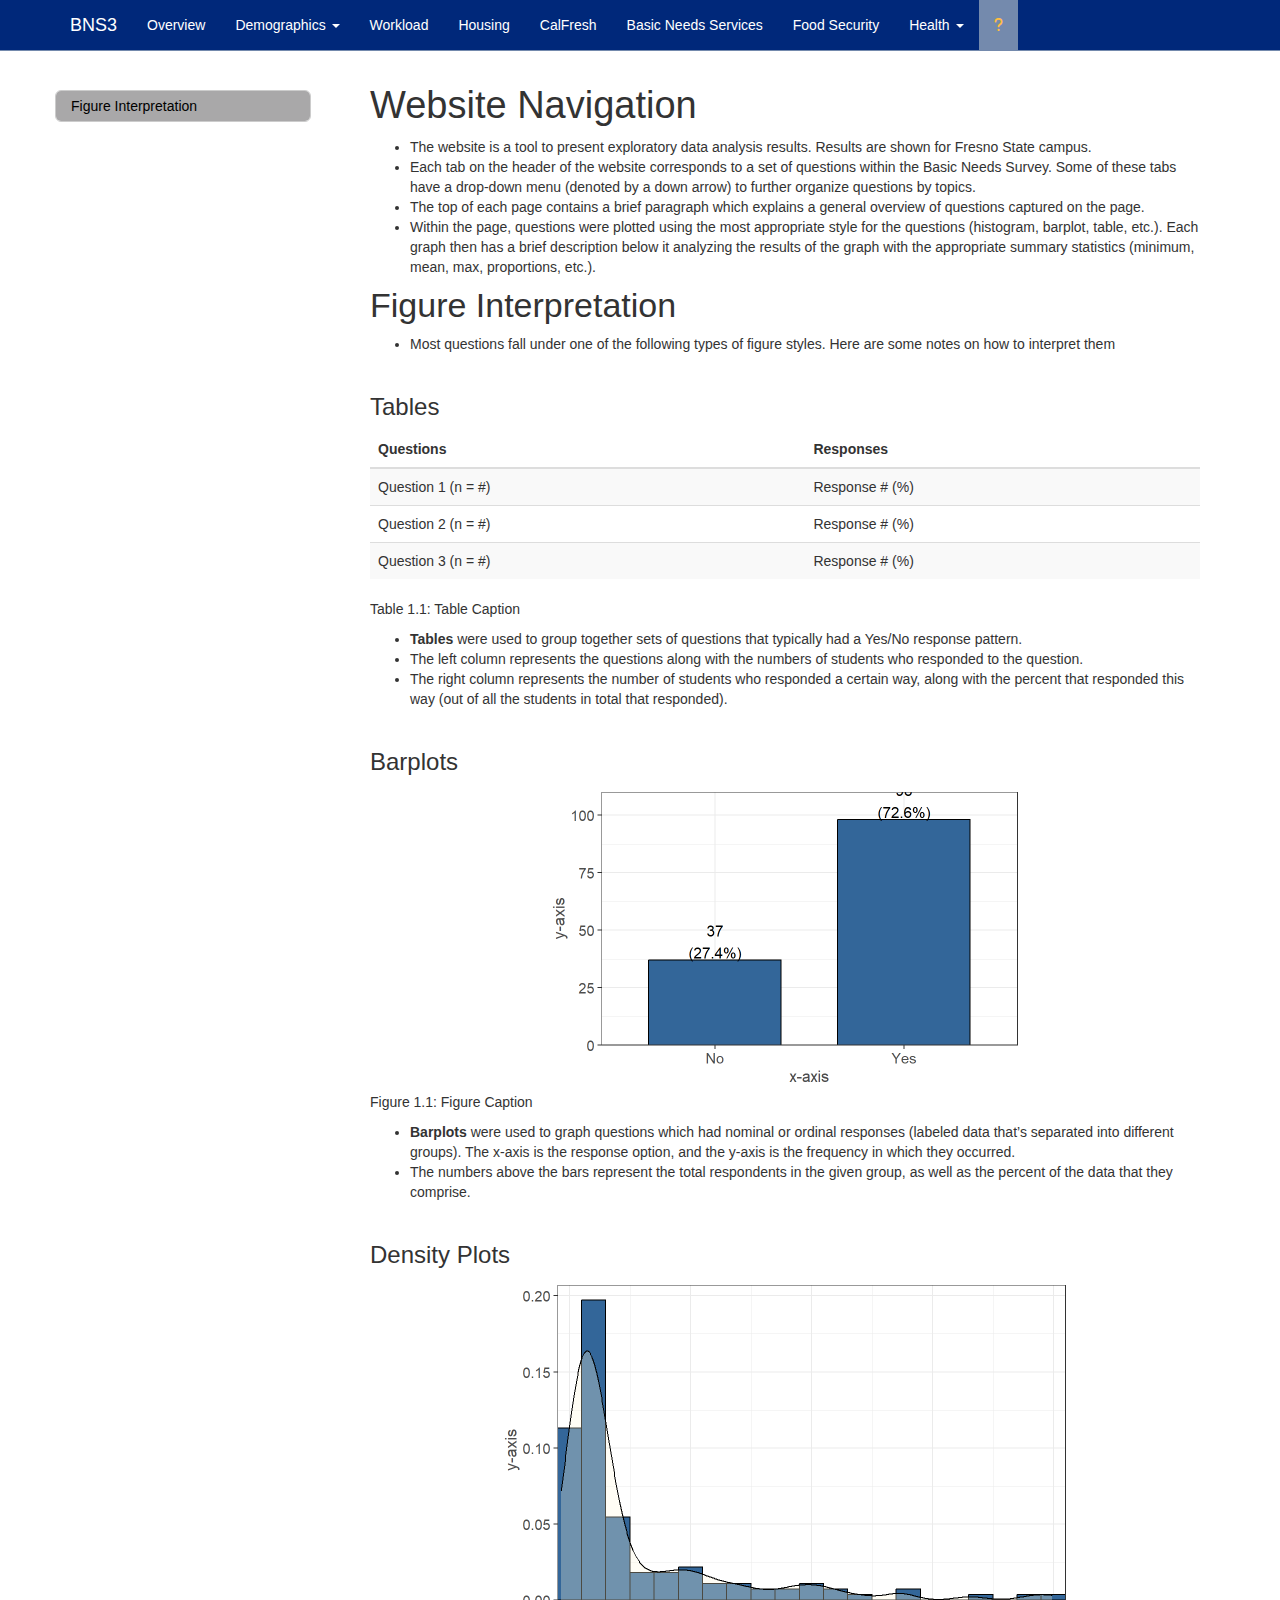
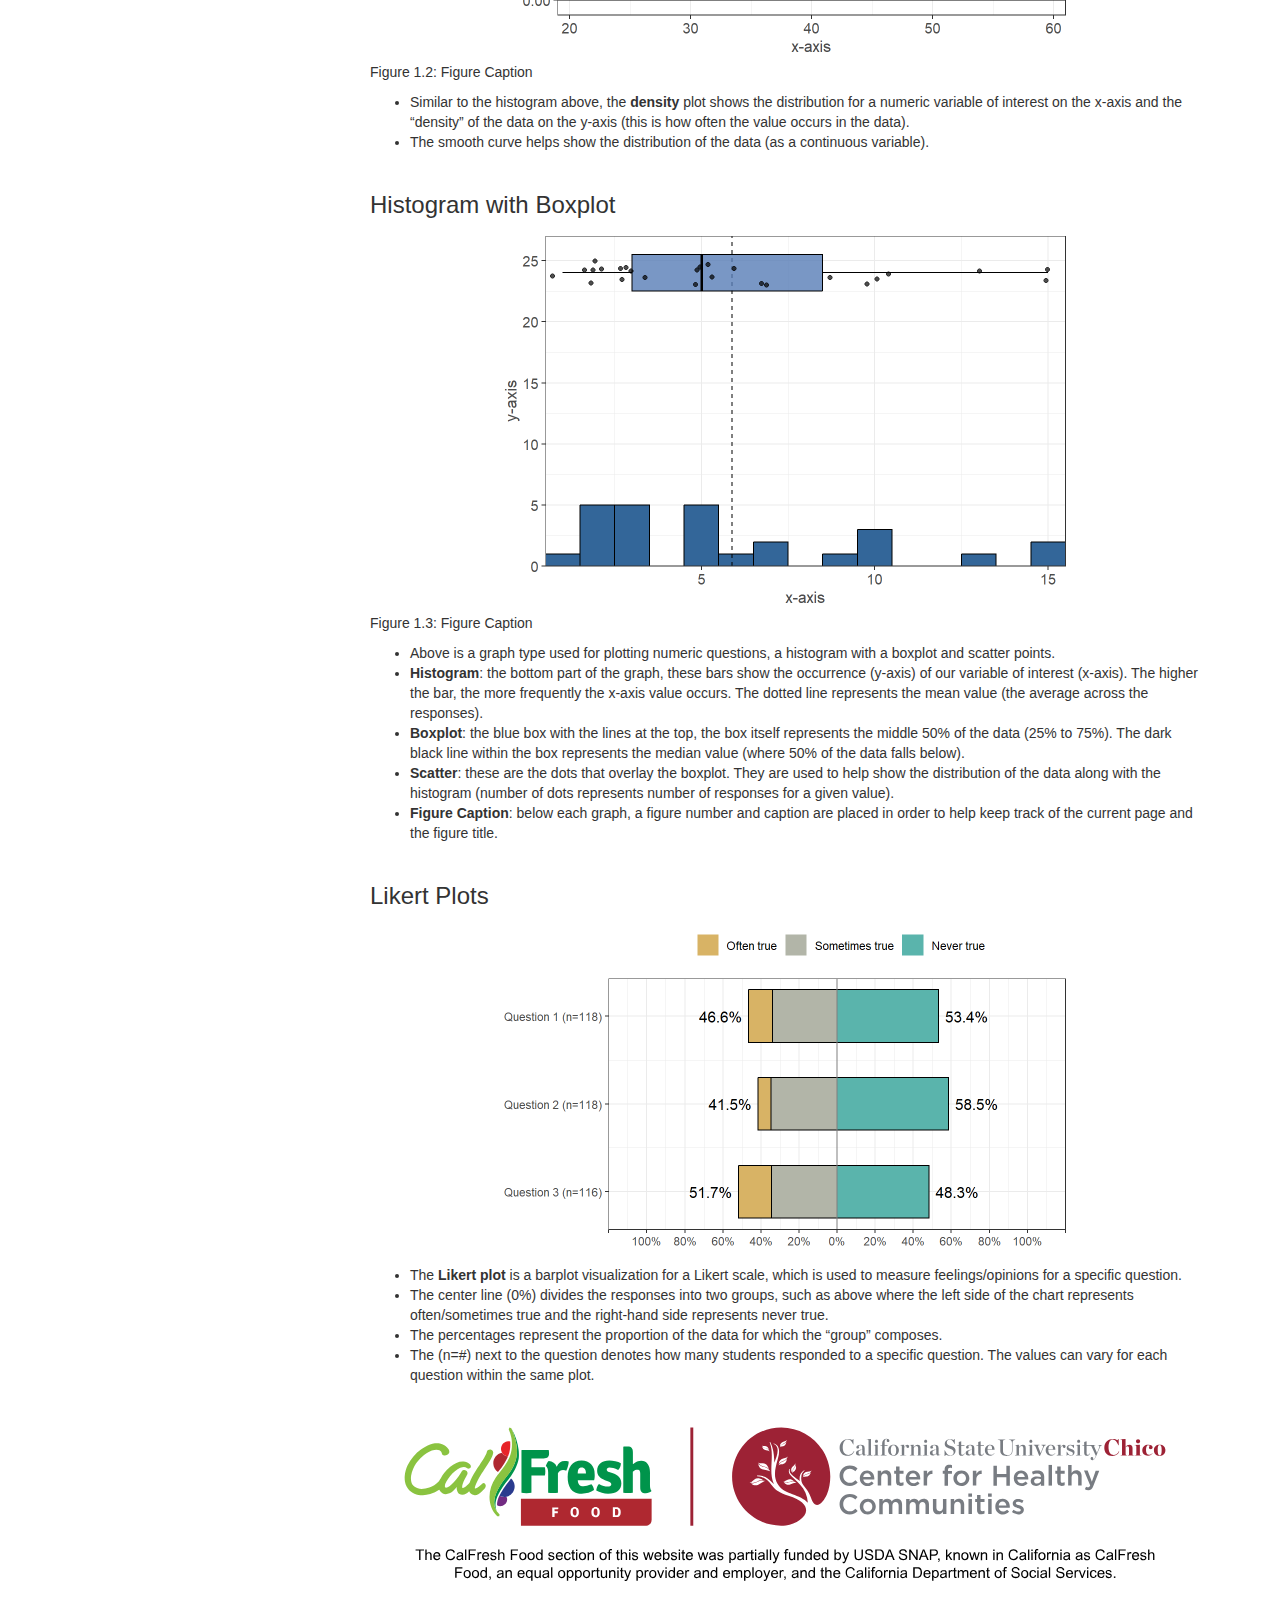
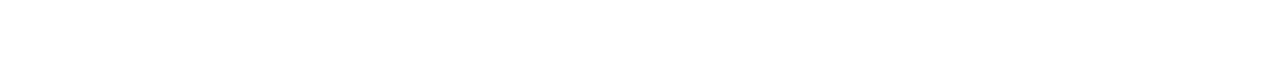
<file: Instructions.html>
<!DOCTYPE html>

<html>

<head>

<meta charset="utf-8" />
<meta name="generator" content="pandoc" />
<meta http-equiv="X-UA-Compatible" content="IE=EDGE" />




<title>Website Navigation</title>

<script src="site_libs/header-attrs-2.25/header-attrs.js"></script>
<script src="site_libs/jquery-3.6.0/jquery-3.6.0.min.js"></script>
<meta name="viewport" content="width=device-width, initial-scale=1" />
<link href="site_libs/bootstrap-3.3.5/css/bootstrap.min.css" rel="stylesheet" />
<script src="site_libs/bootstrap-3.3.5/js/bootstrap.min.js"></script>
<script src="site_libs/bootstrap-3.3.5/shim/html5shiv.min.js"></script>
<script src="site_libs/bootstrap-3.3.5/shim/respond.min.js"></script>
<style>h1 {font-size: 34px;}
       h1.title {font-size: 38px;}
       h2 {font-size: 30px;}
       h3 {font-size: 24px;}
       h4 {font-size: 18px;}
       h5 {font-size: 16px;}
       h6 {font-size: 12px;}
       code {color: inherit; background-color: rgba(0, 0, 0, 0.04);}
       pre:not([class]) { background-color: white }</style>
<script src="site_libs/jqueryui-1.13.2/jquery-ui.min.js"></script>
<link href="site_libs/tocify-1.9.1/jquery.tocify.css" rel="stylesheet" />
<script src="site_libs/tocify-1.9.1/jquery.tocify.js"></script>
<script src="site_libs/navigation-1.1/tabsets.js"></script>
<script src="site_libs/kePrint-0.0.1/kePrint.js"></script>
<link href="site_libs/lightable-0.0.1/lightable.css" rel="stylesheet" />
<link href="site_libs/font-awesome-6.4.2/css/all.min.css" rel="stylesheet" />
<link href="site_libs/font-awesome-6.4.2/css/v4-shims.min.css" rel="stylesheet" />

<style type="text/css">
  code{white-space: pre-wrap;}
  span.smallcaps{font-variant: small-caps;}
  span.underline{text-decoration: underline;}
  div.column{display: inline-block; vertical-align: top; width: 50%;}
  div.hanging-indent{margin-left: 1.5em; text-indent: -1.5em;}
  ul.task-list{list-style: none;}
    </style>







<link rel="stylesheet" href="styles.css" type="text/css" />



<style type = "text/css">
.main-container {
  max-width: 940px;
  margin-left: auto;
  margin-right: auto;
}
img {
  max-width:100%;
}
.tabbed-pane {
  padding-top: 12px;
}
.html-widget {
  margin-bottom: 20px;
}
button.code-folding-btn:focus {
  outline: none;
}
summary {
  display: list-item;
}
details > summary > p:only-child {
  display: inline;
}
pre code {
  padding: 0;
}
</style>


<style type="text/css">
.dropdown-submenu {
  position: relative;
}
.dropdown-submenu>.dropdown-menu {
  top: 0;
  left: 100%;
  margin-top: -6px;
  margin-left: -1px;
  border-radius: 0 6px 6px 6px;
}
.dropdown-submenu:hover>.dropdown-menu {
  display: block;
}
.dropdown-submenu>a:after {
  display: block;
  content: " ";
  float: right;
  width: 0;
  height: 0;
  border-color: transparent;
  border-style: solid;
  border-width: 5px 0 5px 5px;
  border-left-color: #cccccc;
  margin-top: 5px;
  margin-right: -10px;
}
.dropdown-submenu:hover>a:after {
  border-left-color: #adb5bd;
}
.dropdown-submenu.pull-left {
  float: none;
}
.dropdown-submenu.pull-left>.dropdown-menu {
  left: -100%;
  margin-left: 10px;
  border-radius: 6px 0 6px 6px;
}
</style>

<script type="text/javascript">
// manage active state of menu based on current page
$(document).ready(function () {
  // active menu anchor
  href = window.location.pathname
  href = href.substr(href.lastIndexOf('/') + 1)
  if (href === "")
    href = "index.html";
  var menuAnchor = $('a[href="' + href + '"]');

  // mark the anchor link active (and if it's in a dropdown, also mark that active)
  var dropdown = menuAnchor.closest('li.dropdown');
  if (window.bootstrap) { // Bootstrap 4+
    menuAnchor.addClass('active');
    dropdown.find('> .dropdown-toggle').addClass('active');
  } else { // Bootstrap 3
    menuAnchor.parent().addClass('active');
    dropdown.addClass('active');
  }

  // Navbar adjustments
  var navHeight = $(".navbar").first().height() + 15;
  var style = document.createElement('style');
  var pt = "padding-top: " + navHeight + "px; ";
  var mt = "margin-top: -" + navHeight + "px; ";
  var css = "";
  // offset scroll position for anchor links (for fixed navbar)
  for (var i = 1; i <= 6; i++) {
    css += ".section h" + i + "{ " + pt + mt + "}\n";
  }
  style.innerHTML = "body {" + pt + "padding-bottom: 40px; }\n" + css;
  document.head.appendChild(style);
});
</script>

<!-- tabsets -->

<style type="text/css">
.tabset-dropdown > .nav-tabs {
  display: inline-table;
  max-height: 500px;
  min-height: 44px;
  overflow-y: auto;
  border: 1px solid #ddd;
  border-radius: 4px;
}

.tabset-dropdown > .nav-tabs > li.active:before, .tabset-dropdown > .nav-tabs.nav-tabs-open:before {
  content: "\e259";
  font-family: 'Glyphicons Halflings';
  display: inline-block;
  padding: 10px;
  border-right: 1px solid #ddd;
}

.tabset-dropdown > .nav-tabs.nav-tabs-open > li.active:before {
  content: "\e258";
  font-family: 'Glyphicons Halflings';
  border: none;
}

.tabset-dropdown > .nav-tabs > li.active {
  display: block;
}

.tabset-dropdown > .nav-tabs > li > a,
.tabset-dropdown > .nav-tabs > li > a:focus,
.tabset-dropdown > .nav-tabs > li > a:hover {
  border: none;
  display: inline-block;
  border-radius: 4px;
  background-color: transparent;
}

.tabset-dropdown > .nav-tabs.nav-tabs-open > li {
  display: block;
  float: none;
}

.tabset-dropdown > .nav-tabs > li {
  display: none;
}
</style>

<!-- code folding -->



<style type="text/css">

#TOC {
  margin: 25px 0px 20px 0px;
}
@media (max-width: 768px) {
#TOC {
  position: relative;
  width: 100%;
}
}

@media print {
.toc-content {
  /* see https://github.com/w3c/csswg-drafts/issues/4434 */
  float: right;
}
}

.toc-content {
  padding-left: 30px;
  padding-right: 40px;
}

div.main-container {
  max-width: 1200px;
}

div.tocify {
  width: 20%;
  max-width: 260px;
  max-height: 85%;
}

@media (min-width: 768px) and (max-width: 991px) {
  div.tocify {
    width: 25%;
  }
}

@media (max-width: 767px) {
  div.tocify {
    width: 100%;
    max-width: none;
  }
}

.tocify ul, .tocify li {
  line-height: 20px;
}

.tocify-subheader .tocify-item {
  font-size: 0.90em;
}

.tocify .list-group-item {
  border-radius: 0px;
}


</style>



</head>

<body>


<div class="container-fluid main-container">


<!-- setup 3col/9col grid for toc_float and main content  -->
<div class="row">
<div class="col-xs-12 col-sm-4 col-md-3">
<div id="TOC" class="tocify">
</div>
</div>

<div class="toc-content col-xs-12 col-sm-8 col-md-9">




<div class="navbar navbar-default  navbar-fixed-top" role="navigation">
  <div class="container">
    <div class="navbar-header">
      <button type="button" class="navbar-toggle collapsed" data-toggle="collapse" data-bs-toggle="collapse" data-target="#navbar" data-bs-target="#navbar">
        <span class="icon-bar"></span>
        <span class="icon-bar"></span>
        <span class="icon-bar"></span>
      </button>
      <a class="navbar-brand" href="index.html">BNS3</a>
    </div>
    <div id="navbar" class="navbar-collapse collapse">
      <ul class="nav navbar-nav">
        <li>
  <a href="index.html">Overview</a>
</li>
<li class="dropdown">
  <a href="#" class="dropdown-toggle" data-toggle="dropdown" role="button" data-bs-toggle="dropdown" aria-expanded="false">
    Demographics
     
    <span class="caret"></span>
  </a>
  <ul class="dropdown-menu" role="menu">
    <li>
      <a href="Personal_Demo.html">Personal Demographics</a>
    </li>
    <li>
      <a href="Student_Demo.html">Student Demographics</a>
    </li>
  </ul>
</li>
<li>
  <a href="Workload.html">Workload</a>
</li>
<li>
  <a href="Housing.html">Housing</a>
</li>
<li>
  <a href="CalFresh.html">CalFresh</a>
</li>
<li>
  <a href="Basic_Needs.html">Basic Needs Services</a>
</li>
<li>
  <a href="Food_Security.html">Food Security</a>
</li>
<li class="dropdown">
  <a href="#" class="dropdown-toggle" data-toggle="dropdown" role="button" data-bs-toggle="dropdown" aria-expanded="false">
    Health
     
    <span class="caret"></span>
  </a>
  <ul class="dropdown-menu" role="menu">
    <li>
      <a href="Eating_Habits.html">Eating Habits</a>
    </li>
    <li>
      <a href="Physical_Activity.html">Physical Activity</a>
    </li>
    <li>
      <a href="Sleep.html">Sleep</a>
    </li>
    <li>
      <a href="Mental_Health.html">Mental Health</a>
    </li>
  </ul>
</li>
<li>
  <a href="Instructions.html">
    <span class="fa fa-question"></span>
     
  </a>
</li>
      </ul>
      <ul class="nav navbar-nav navbar-right">
        
      </ul>
    </div><!--/.nav-collapse -->
  </div><!--/.container -->
</div><!--/.navbar -->

<div id="header">



<h1 class="title toc-ignore">Website Navigation</h1>

</div>


<ul>
<li>The website is a tool to present exploratory data analysis results.
Results are shown for Fresno State campus.</li>
<li>Each tab on the header of the website corresponds to a set of
questions within the Basic Needs Survey. Some of these tabs have a
drop-down menu (denoted by a down arrow) to further organize questions
by topics.</li>
<li>The top of each page contains a brief paragraph which explains a
general overview of questions captured on the page.</li>
<li>Within the page, questions were plotted using the most appropriate
style for the questions (histogram, barplot, table, etc.). Each graph
then has a brief description below it analyzing the results of the graph
with the appropriate summary statistics (minimum, mean, max,
proportions, etc.).</li>
</ul>
<div id="figure-interpretation" class="section level1">
<h1>Figure Interpretation</h1>
<ul>
<li>Most questions fall under one of the following types of figure
styles. Here are some notes on how to interpret them</li>
</ul>
<p><br></p>
<div id="tables" class="section level3">
<h3>Tables</h3>
<table class="table table-striped" style="margin-left: auto; margin-right: auto;">
<thead>
<tr>
<th style="text-align:left;">
Questions
</th>
<th style="text-align:left;">
Responses
</th>
</tr>
</thead>
<tbody>
<tr>
<td style="text-align:left;">
Question 1 (n = #)
</td>
<td style="text-align:left;">
Response # (%)
</td>
</tr>
<tr>
<td style="text-align:left;">
Question 2 (n = #)
</td>
<td style="text-align:left;">
Response # (%)
</td>
</tr>
<tr>
<td style="text-align:left;">
Question 3 (n = #)
</td>
<td style="text-align:left;">
Response # (%)
</td>
</tr>
</tbody>
</table>
<p>Table 1.1: Table Caption</p>
<ul>
<li><strong>Tables</strong> were used to group together sets of
questions that typically had a Yes/No response pattern.</li>
<li>The left column represents the questions along with the numbers of
students who responded to the question.</li>
<li>The right column represents the number of students who responded a
certain way, along with the percent that responded this way (out of all
the students in total that responded).</li>
</ul>
<p><br></p>
</div>
<div id="barplots" class="section level3">
<h3>Barplots</h3>
<p><img src="Instructions_files/figure-html/unnamed-chunk-3-1.png" width="480" style="display: block; margin: auto;" />
Figure 1.1: Figure Caption</p>
<ul>
<li><strong>Barplots</strong> were used to graph questions which had
nominal or ordinal responses (labeled data that’s separated into
different groups). The x-axis is the response option, and the y-axis is
the frequency in which they occurred.</li>
<li>The numbers above the bars represent the total respondents in the
given group, as well as the percent of the data that they comprise.</li>
</ul>
<p><br></p>
</div>
<div id="density-plots" class="section level3">
<h3>Density Plots</h3>
<p><img src="Instructions_files/figure-html/unnamed-chunk-4-1.png" width="576" style="display: block; margin: auto;" />
Figure 1.2: Figure Caption</p>
<ul>
<li>Similar to the histogram above, the <strong>density</strong> plot
shows the distribution for a numeric variable of interest on the x-axis
and the “density” of the data on the y-axis (this is how often the value
occurs in the data).</li>
<li>The smooth curve helps show the distribution of the data (as a
continuous variable).</li>
</ul>
<p><br></p>
</div>
<div id="histogram-with-boxplot" class="section level3">
<h3>Histogram with Boxplot</h3>
<p><img src="Instructions_files/figure-html/unnamed-chunk-5-1.png" width="576" style="display: block; margin: auto;" />
Figure 1.3: Figure Caption</p>
<ul>
<li>Above is a graph type used for plotting numeric questions, a
histogram with a boxplot and scatter points.</li>
<li><strong>Histogram</strong>: the bottom part of the graph, these bars
show the occurrence (y-axis) of our variable of interest (x-axis). The
higher the bar, the more frequently the x-axis value occurs. The dotted
line represents the mean value (the average across the responses).</li>
<li><strong>Boxplot</strong>: the blue box with the lines at the top,
the box itself represents the middle 50% of the data (25% to 75%). The
dark black line within the box represents the median value (where 50% of
the data falls below).</li>
<li><strong>Scatter</strong>: these are the dots that overlay the
boxplot. They are used to help show the distribution of the data along
with the histogram (number of dots represents number of responses for a
given value).</li>
<li><strong>Figure Caption</strong>: below each graph, a figure number
and caption are placed in order to help keep track of the current page
and the figure title.</li>
</ul>
<p><br></p>
</div>
<div id="likert-plots" class="section level3">
<h3>Likert Plots</h3>
<p><img src="Instructions_files/figure-html/unnamed-chunk-6-1.png" width="576" style="display: block; margin: auto;" /></p>
<ul>
<li>The <strong>Likert plot</strong> is a barplot visualization for a
Likert scale, which is used to measure feelings/opinions for a specific
question.<br />
</li>
<li>The center line (0%) divides the responses into two groups, such as
above where the left side of the chart represents often/sometimes true
and the right-hand side represents never true.<br />
</li>
<li>The percentages represent the proportion of the data for which the
“group” composes.<br />
</li>
<li>The (n=#) next to the question denotes how many students responded
to a specific question. The values can vary for each question within the
same plot.</li>
</ul>
</div>
</div>

<?xml version="1.0" encoding="utf-8"?>
<!-- Generator: Adobe Illustrator 28.3.0, SVG Export Plug-In . SVG Version: 6.00 Build 0)  -->
<svg version="1.1" id="Layer_1" xmlns="http://www.w3.org/2000/svg" xmlns:xlink="http://www.w3.org/1999/xlink" x="0px" y="0px"
	 viewBox="0 0 1200 316" style="enable-background:new 0 0 1200 316;" xml:space="preserve">
<style type="text/css">
	.st0{fill:#AF2830;}
	.st1{fill:#8AC340;}
	.st2{fill:#00944B;}
	.st3{fill:none;}
	.st4{fill:#722B82;}
	.st5{fill:#E72429;}
	.st6{fill:#2A3B8E;}
	.st7{fill:#FFFFFF;}
	.st8{fill:#9D2235;}
	.st9{fill:#787C82;}
</style>
<g>
	<g>
		<g>
			<path class="st0" d="M396.9,189c7.4,0,10.3-3.5,10.3-9.5c0-6,0-29.4,0-29.4h-189V189C218.2,189,389.5,189,396.9,189z"/>
			<path class="st1" d="M162.6,127.9c-1.7,1.7-2.4,2.4-3.7,3.4c-1.2,1-2.3,1.8-3.3,2.5c-1,0.6-1.7,1-2.3,1.2
				c-0.7,0.3-1.1,0.3-1.3,0.3c-0.1,0-0.2,0-0.3,0c0-0.1-0.1-0.3-0.1-0.6c0-0.4,0-1.3,0.7-3.4c0.7-2.1,1.8-4.6,3.2-7.5
				c1.4-2.9,3.3-6.2,5.7-9.9c0.8-1.2,1.6-2.5,2.5-3.8c0.9-1.3,1.7-2.6,2.5-3.8c2.8-4.1,5.3-8.1,7.6-11.8c2.3-3.8,3.7-7.3,4.3-10.5
				c0.2-1.2-0.1-2.4-0.8-3.4c-0.8-1-1.8-1.7-3-1.9c-1.3-0.2-2.5,0.1-3.5,0.8c-1.1,0.7-1.7,1.7-1.9,2.9c-0.2,1-0.6,2.3-1.3,3.7
				c-0.7,1.5-1.6,3.1-2.5,4.7c-1,1.7-2,3.4-3.2,5.1c-1.2,1.8-2.3,3.5-3.4,5.2c-0.9,1.3-1.8,2.6-2.6,3.9c-0.8,1.2-1.7,2.5-2.5,3.9
				c-4.6,7.2-7.7,13.3-9.4,17.9c-1.3,1.4-2.6,2.7-4,3.9c-2,1.9-3.6,3.1-4.7,3.5c-1.3,0.5-1.7,0.5-1.7,0.5c0,0-0.2-0.2-0.3-1
				c-0.1-0.8,0-2,0.3-3.4c0.3-1.5,0.9-3.4,1.9-5.7c0.9-2.3,2.4-5,4.2-8c0,0,0-0.1,0-0.1c0.1-0.3,0.3-0.6,0.6-1
				c0.7-1.1,0.9-2.3,0.6-3.5c-0.3-1.2-1-2.2-2.1-2.9c-1.1-0.7-2.3-0.9-3.5-0.6c-1.2,0.3-2.2,1-2.8,2.1c-0.2,0.2-0.3,0.4-0.4,0.6
				c-0.1,0.2-0.3,0.4-0.4,0.7c-2.3,3.8-4.7,7.2-7.1,10.1c-2.4,2.9-4.7,5.4-6.8,7.3c-2.1,1.9-3.9,3.3-5.5,4.1
				c-1.4,0.7-2.4,0.9-3.1,0.5c-0.1-0.1-0.3-0.2-0.7-0.7c-0.1-0.1-0.3-0.6-0.2-1.9c0.1-1.2,0.5-2.6,1.2-4.3c0.1-0.1,0.1-0.2,0.2-0.3
				c0.2-0.4,0.5-0.9,0.6-1.4c0.1-0.1,0.1-0.2,0.2-0.3c1.3-2.5,3.1-5.1,5.2-7.6c2.1-2.6,4.5-5,7.1-7.1c2.6-2.2,5.1-3.8,7.7-5
				c4-1.8,7.1-1.8,9.5,0.1c1.1,0.9,2.1,1.2,3.1,1c1-0.2,1.7-0.6,2.2-1.3c0.5-0.7,0.6-1.6,0.5-2.6c-0.1-1-0.7-2-1.8-2.8
				c-2.5-2-5.4-3.2-8.7-3.5c-3.3-0.3-6.8,0.4-10.4,2c-3.2,1.4-6.3,3.4-9.3,5.9c-3,2.5-5.7,5.3-8.1,8.3c-2.1,2.7-3.9,5.4-5.3,8.3
				c-0.2,0.3-0.4,0.6-0.6,0.9c-0.4,0.7-0.8,1.4-1.3,2.1c-0.4,0.7-0.9,1.3-1.4,1.9c-1.7,1.8-3.7,3.5-6,4.9c-2.3,1.4-4.7,2.5-7.1,3.4
				c-1.8,0.6-3.7,1.1-5.6,1.4c-1.9,0.4-3.8,0.5-5.7,0.5c-1.9-0.1-3.7-0.4-5.4-0.9c-1.7-0.5-3.4-1.4-5-2.6c-2.3-1.7-3.8-3.9-4.4-6.8
				c-0.6-2.9-0.7-6-0.2-9.1c0.5-3.2,1.4-6.4,2.8-9.4c1.3-3.1,2.7-5.7,4.2-7.9c2.6-3.7,5.6-7.2,8.8-10c3.3-2.9,9.2-6.8,14.1-8.7
				c4.5-1.7,8.3-1.9,11-0.4c2.3,1.3,3.3,3.4,3.5,4.5c0.4,1.7,1.6,2.8,3.5,3c2.7,0.3,6-1.5,6.9-3.6c1.7-4.1-2.4-8.6-6.8-11.4
				c-1.9-1.2-4.1-2.1-6.4-2.5c-2.4-0.4-4.9-0.5-7.3-0.1c-2.4,0.4-4.7,0.9-7,1.8c-2.3,0.8-4.5,1.9-6.7,3.1c-2.1,1.2-4.1,2.5-6,3.8
				c-4.2,3-8,6.4-11.3,10.3c-3.4,3.9-6.2,8.2-8.4,12.8c-1.1,2.3-2.1,4.8-2.8,7.4c-0.8,2.7-1.2,5.3-1.4,8c-0.2,2.7-0.1,5.3,0.3,8
				c0.4,2.7,1.3,5.2,2.6,7.6c2,3.7,4.8,6.5,8.4,8.5c3.6,2,7.4,3.2,11.4,3.6c1.2,0.1,2.4,0.2,3.6,0.2c3.5,0,7.1-0.6,10.6-1.7
				c4.7-1.5,9-3.6,12.9-6.2c0.1,0,0.1-0.1,0.2-0.1c0.1,0.1,0.1,0.3,0.2,0.4c0.9,1.9,2.4,3.5,4.3,4.6c1.4,0.9,3.1,1.4,4.9,1.4
				c1.8,0,3.6-0.4,5.3-1.2c1.7-0.9,3.3-2,4.8-3.2c1.5-1.3,2.9-2.7,4.2-4.3c0.5-0.6,1-1.2,1.4-1.8c0,0.5,0,0.9,0,1.4
				c0.1,1.4,0.3,2.7,0.6,3.8c0.3,1.1,0.7,2,1.2,2.9c0.5,0.9,1,1.4,1.5,1.7c1.7,1,3.3,1.6,4.8,1.6c0.1,0,0.2,0,0.3,0
				c1.7,0,3.4-0.5,5-1.4c1.6-0.9,3.2-2.1,4.7-3.6c0.3,0.8,0.7,1.5,1.2,2.1c0.7,0.8,1.4,1.4,2.1,1.9c0.8,0.5,1.6,0.8,2.3,1.1
				c0.8,0.3,1.7,0.5,2.6,0.5c0.1,0,0.1,0,0.2,0c1.5,0,3.2-0.5,4.8-1.5c1.7-1,3.4-2.3,5-3.9c1.6-1.5,2.5-2.5,4.8-5.2
				C169.2,130.7,165.5,125,162.6,127.9z"/>
			<g>
				<path class="st2" d="M233.4,91.7v7.1v5.7h19.4c0.5,1.8,0.7,3.8,0.7,6s-0.2,4.1-0.7,6h-19.4v25c-1.9,0.4-4.3,0.5-7.2,0.5
					c-2.9,0-5.3-0.2-7.2-0.5V80l0.6-0.5h38.8c0.4,1.5,0.5,3.4,0.5,5.6c0,2.3-0.6,3.9-1.9,5c-1.2,1.1-3.2,1.6-5.9,1.6H233.4z"/>
				<path class="st2" d="M254.2,102.6c0.3-1.2,0.9-2.6,1.7-4c0.8-1.5,1.7-2.6,2.5-3.2c5.6,0.4,9.4,3.2,11.6,8.2
					c2.3-5.4,6.1-8.2,11.3-8.2c1.6,0,3.6,0.2,6,0.7c0,1.9-0.3,4.1-1,6.7c-0.6,2.6-1.5,4.8-2.6,6.6c-1-0.4-2.6-0.7-4.6-0.9
					c-3,0-5.5,1.5-7.4,4.6v28.2c-2,0.4-4.3,0.5-7,0.5c-2.7,0-5.1-0.2-7.1-0.5v-29.3C257.6,107.5,256.5,104.4,254.2,102.6z"/>
				<path class="st2" d="M324,123.3h-23.6c0.1,2.7,0.8,4.8,2.1,6.3c1.3,1.5,3.3,2.2,6.2,2.2c1.4,0,3.1-0.2,5-0.6
					c1.9-0.4,4.1-1.1,6.5-2c2,2.1,3.2,4.8,3.7,8.3c-4.8,3.4-10.7,5.2-17.8,5.2c-3.8,0-7-0.6-9.6-1.8c-2.6-1.2-4.7-2.9-6.3-5.1
					c-1.6-2.2-2.7-4.7-3.4-7.7c-0.7-3-1-6.2-1-9.7c0-3.4,0.4-6.5,1.2-9.4c0.8-2.9,2.1-5.4,3.7-7.5c1.7-2.1,3.8-3.8,6.3-5
					c2.6-1.2,5.6-1.8,9-1.8c2.9,0,5.5,0.5,7.8,1.4c2.3,1,4.3,2.3,5.9,4c1.6,1.7,2.9,3.7,3.8,6.1c0.9,2.4,1.3,4.9,1.3,7.7
					C325.1,117.7,324.8,120.8,324,123.3z M300.3,113.5h11.9v-1c0-2.2-0.5-4.1-1.5-5.5c-1-1.4-2.5-2.2-4.5-2.2c-1.9,0-3.3,0.7-4.3,2
					S300.4,110.4,300.3,113.5z"/>
				<path class="st2" d="M327.1,138.2c0.1-1.6,0.5-3.3,1.2-5.2c0.8-1.9,1.6-3.4,2.7-4.4c4.8,2.5,9,3.8,12.6,3.8c1.7,0,3-0.3,3.9-0.9
					c0.9-0.6,1.4-1.3,1.4-2.3c0-1.8-1.4-3.2-4.2-4.1l-5-1.9c-7.5-2.8-11.3-7.3-11.3-13.6c0-4.6,1.6-8.2,4.8-10.9
					c3.2-2.7,7.4-4,12.8-4c2.7,0,5.6,0.4,8.8,1.1c3.2,0.8,5.8,1.6,7.9,2.7c0.1,1.7-0.2,3.6-1,5.6c-0.8,2-1.8,3.5-2.9,4.3
					c-5.1-2.3-9.3-3.4-12.7-3.4c-1.2,0-2.1,0.3-2.8,0.8c-0.6,0.5-1,1.2-1,2.1c0,1.4,1.1,2.6,3.4,3.4l5.6,2c8,2.8,12.1,7.7,12.1,14.6
					c0,4.5-1.7,8.1-5,10.8s-8.1,4-14.2,4C338,142.7,332.3,141.2,327.1,138.2z"/>
				<path class="st2" d="M404.8,111.4V130c0,4,0.7,7,2.3,8.9c-2.3,2-5,3.1-8.3,3.1c-3.1,0-5.3-0.7-6.4-2.2c-1.1-1.4-1.7-3.6-1.7-6.6
					V114c0-2.1-0.3-3.6-0.8-4.6c-0.6-1-1.6-1.5-3.2-1.5c-0.9,0-2,0.2-3.1,0.7c-1.2,0.5-2.4,1.3-3.6,2.4v30.2c-2,0.4-4.3,0.5-6.9,0.5
					c-2.6,0-4.9-0.2-6.9-0.5v-66l0.6-0.6h5.6c2.9,0,4.9,0.6,6,1.9c1.1,1.3,1.7,3.5,1.7,6.6v17.1c4-3.3,8.1-5,12.1-5
					c4,0,7.1,1.5,9.3,4.4C403.7,102.6,404.8,106.5,404.8,111.4z"/>
			</g>
			<g>
				<path class="st3" d="M204.1,61.5c0.1,0.4,0.2,0.9,0.3,1.5C204.3,62.5,204.2,62,204.1,61.5z"/>
				<path class="st3" d="M185.3,114.4c0.5-0.6,0.9-1.2,1.4-1.9c-1.2,1.5-2.3,2.9-3.3,4.3C184,116,184.6,115.2,185.3,114.4z"/>
				<path class="st4" d="M187,145.8c-2.4,5.2-3.5,9.7-3.3,13.5c1.8,1.1,4,1.6,6.3,1.3c5.3-0.7,9-5.5,8.2-10.8c-0.1-1-0.5-2-0.9-2.8
					c-0.4,0.1-0.9,0.2-1.3,0.3C192.8,147.8,189.7,147.2,187,145.8z"/>
				<path class="st0" d="M199.5,88.9c-3.6-0.2-6.8-2.3-8.6-5.3c-7.5,1.4-13,8.1-12.6,15.8c0.2,5,2.8,9.4,6.7,12.1
					c3.8-4.4,10.1-12.6,14.2-21.8C199.3,89.4,199.4,89.1,199.5,88.9z"/>
				<path class="st5" d="M199.5,88.9c3.4-8,3.6-16.1,3.2-21.5c-1-0.3-2-0.4-3-0.4c-5.9,0.2-10.5,5.4-10.3,11.4
					c0.1,1.9,0.7,3.6,1.6,5.2C192.7,86.6,195.9,88.7,199.5,88.9z"/>
				<path class="st6" d="M203.9,120.8c-0.7,0.9-1.4,1.8-2.1,2.7c-6.9,8.4-11.8,15.8-14.7,22.3c2.7,1.3,5.8,1.9,8.9,1.5
					c0.5-0.1,0.9-0.2,1.3-0.3c7.6-1.7,12.8-9,11.7-16.8C208.5,126.4,206.6,123.2,203.9,120.8z"/>
				<polygon class="st2" points="204.2,47.8 201.6,47 204.2,47.8 				"/>
				<path class="st2" d="M200.1,122.2c11.3-13.8,14.2-25.8,15-30.7c1.2-13.2-2.3-27.8-10.7-43.3l0,0c11.7,26.7,10.7,46.2-3.3,65.1
					l0,0c-22.7,27.6-27.2,45.6-14.6,58.6l0,0l0,0c-3.5-3.7-5-7.8-5-12.2C180.9,150.5,187,138.2,200.1,122.2z"/>
				<polygon class="st2" points="186.9,172.2 186.7,172.2 186.9,175.1 				"/>
				<path class="st1" d="M201.1,113.4L201.1,113.4c14.1-18.9,15.1-38.4,3.4-65.1l0,0l-0.2-0.4l0,0l-2.6-0.8l-1.2,2.5l0.2,0.4
					c1.7,3.9,2.8,7.7,3.6,11.3l0,0c0,0.1,0,0.1,0,0.2c0.1,0.5,0.2,1,0.3,1.5c0.8,5,1.8,16.4-3.2,27.6c-3.5,7.8-9.4,15.3-14.6,22
					c-0.5,0.6-0.9,1.2-1.4,1.9c-0.7,0.8-1.3,1.6-1.9,2.5c-0.6,0.8-1.1,1.5-1.6,2.2c-12.7,18.4-12.2,41.5,1.8,55.8l0.3,0.3l2.9-0.1
					l0.2-2.9v0l-0.4-0.3l0,0C173.8,159,178.3,140.9,201.1,113.4z"/>
			</g>
			<g>
				<path class="st7" d="M266.7,165.2l0.2,1.6v1.4h4.5c0.1,0.4,0.2,0.8,0.2,1.3c0,0.5-0.1,0.9-0.2,1.3h-4.5v5.5
					c-0.4,0.1-1,0.1-1.7,0.1c-0.7,0-1.2,0-1.7-0.1v-13.7l0.1-0.1h8.6c0.1,0.3,0.1,0.8,0.1,1.3c0,0.5-0.1,0.9-0.4,1.1
					c-0.3,0.2-0.7,0.4-1.3,0.4H266.7z"/>
				<path class="st7" d="M292.1,175.4c-1.5-1.2-2.2-3.2-2.2-6c0-1.2,0.1-2.3,0.4-3.2c0.3-0.9,0.7-1.7,1.2-2.3
					c0.5-0.6,1.2-1.1,1.9-1.4c0.8-0.3,1.6-0.5,2.5-0.5c0.9,0,1.8,0.2,2.6,0.5c0.8,0.3,1.4,0.8,1.9,1.4c0.5,0.6,0.9,1.4,1.2,2.3
					c0.3,0.9,0.4,2,0.4,3.2c0,1.2-0.1,2.2-0.4,3.2c-0.3,0.9-0.7,1.7-1.2,2.3c-0.5,0.6-1.2,1.1-1.9,1.4c-0.8,0.3-1.6,0.5-2.6,0.5
					C294.5,176.7,293.2,176.2,292.1,175.4z M293.8,172.5c0.4,1.1,1.1,1.6,2.2,1.6c0.6,0,1-0.1,1.4-0.4c0.3-0.3,0.6-0.6,0.8-1.1
					c0.2-0.4,0.3-0.9,0.4-1.4c0.1-0.5,0.1-1.1,0.1-1.6c0-0.5,0-1-0.1-1.6c0-0.6-0.1-1.1-0.3-1.7c-0.2-0.5-0.4-0.9-0.8-1.3
					c-0.4-0.3-0.9-0.5-1.6-0.5c-0.7,0-1.2,0.2-1.5,0.5c-0.3,0.3-0.6,0.8-0.8,1.2c-0.2,0.5-0.3,1-0.3,1.6c0,0.6-0.1,1-0.1,1.5
					c0,0.6,0,1.2,0.1,1.7C293.5,171.5,293.6,172,293.8,172.5z"/>
				<path class="st7" d="M322.3,175.4c-1.5-1.2-2.2-3.2-2.2-6c0-1.2,0.1-2.3,0.4-3.2c0.3-0.9,0.7-1.7,1.2-2.3
					c0.5-0.6,1.2-1.1,1.9-1.4c0.8-0.3,1.6-0.5,2.5-0.5c0.9,0,1.8,0.2,2.6,0.5c0.8,0.3,1.4,0.8,1.9,1.4c0.5,0.6,0.9,1.4,1.2,2.3
					c0.3,0.9,0.4,2,0.4,3.2c0,1.2-0.1,2.2-0.4,3.2c-0.3,0.9-0.7,1.7-1.2,2.3c-0.5,0.6-1.2,1.1-1.9,1.4c-0.8,0.3-1.6,0.5-2.6,0.5
					C324.6,176.7,323.3,176.2,322.3,175.4z M324,172.5c0.4,1.1,1.1,1.6,2.2,1.6c0.6,0,1-0.1,1.4-0.4c0.3-0.3,0.6-0.6,0.8-1.1
					c0.2-0.4,0.3-0.9,0.4-1.4c0.1-0.5,0.1-1.1,0.1-1.6c0-0.5,0-1-0.1-1.6c0-0.6-0.1-1.1-0.3-1.7c-0.2-0.5-0.4-0.9-0.8-1.3
					c-0.4-0.3-0.9-0.5-1.6-0.5c-0.7,0-1.2,0.2-1.5,0.5c-0.3,0.3-0.6,0.8-0.8,1.2c-0.2,0.5-0.3,1-0.3,1.6c0,0.6-0.1,1-0.1,1.5
					c0,0.6,0,1.2,0.1,1.7C323.7,171.5,323.8,172,324,172.5z"/>
				<path class="st7" d="M360.1,175.5c-0.4,0.4-1,0.6-1.7,0.8c-0.7,0.2-1.5,0.2-2.4,0.2c-0.4,0-1,0-1.8,0c-0.8,0-1.8,0-3-0.1
					l-0.1-0.1v-13.8l0.1-0.1c0.8,0,1.6,0,2.5-0.1s1.8,0,2.7,0c1.2,0,2.1,0.2,2.9,0.6c0.8,0.4,1.4,0.9,1.9,1.5s0.8,1.4,1,2.3
					c0.2,0.9,0.3,1.8,0.3,2.8c0,1.4-0.2,2.6-0.5,3.6C361.6,173.9,361,174.8,360.1,175.5z M356.4,173.9c1.8,0,2.7-1.5,2.7-4.5
					c0-3-0.9-4.6-2.7-4.6c-0.4,0-0.8,0-1.2,0c-0.3,0-0.6,0-0.9,0v9.2c0.2,0,0.5,0,0.9,0C355.6,173.9,355.9,173.9,356.4,173.9z"/>
			</g>
		</g>
		<rect x="463.2" y="47" class="st8" width="4.2" height="142"/>
		<g>
			<g>
				<g>
					<path class="st9" d="M679,76.2c0-7.4,5.4-12.5,12.2-12.5c2.4,0,4.4,0.6,6,1.4l1.5-1.6h0.3v8.1h-0.4c-1.8-4.7-4.2-7.3-7.8-7.3
						c-4,0-7.3,3.6-7.3,11.5c0,7.8,4.2,10.9,8.2,10.9c3.8,0,6.5-2.4,8-5.6l0.6,0.3c-1.4,3.3-4.4,6.6-9.7,6.6
						C683.6,88.1,679,83.4,679,76.2"/>
					<path class="st9" d="M711.8,84.3v-5c-4.4,0.9-5.4,1.8-5.4,4.1c0,1.6,0.8,2.7,2.5,2.7C710,86.2,711.1,85.2,711.8,84.3 M702.6,84
						c0-1.3,0.6-2.6,2-3.4c2.5-1.4,6.4-1.6,7.1-1.9v-2.4c0-2.5-0.7-3.7-2.7-3.7c-1.1,0-2.2,0.4-2.8,1c0.6,0.5,0.9,1.1,0.9,1.8
						c0,1.2-0.7,2-2,2c-1.2,0-1.9-0.9-1.9-2c0-2,2.4-3.4,6.2-3.4c3.8,0,5.8,1.5,5.8,4.9v7.8c0,1.6,0.6,2.3,2.5,1.5l0.1,0.3
						c-1.2,0.7-2,1.1-3.2,1.1c-1.9,0-2.6-0.8-2.8-2.6h-0.1c-1.3,1.5-2.8,2.6-4.9,2.6C703.9,87.7,702.6,85.9,702.6,84"/>
					<path class="st9" d="M718.4,87.1c1.9,0,2.4-0.3,2.4-1.3V65.9c0-1.1-0.3-1.6-2.7-1.7v-0.4l6.2-0.2v22.2c0,1,0.4,1.2,2.4,1.3v0.4
						h-8.3V87.1z"/>
					<path class="st9" d="M730.1,67c0-1.4,0.9-2.3,2.2-2.3c1.3,0,2.2,0.9,2.2,2.2c0,1.3-0.9,2.3-2.2,2.3
						C730.9,69.2,730.1,68.4,730.1,67 M728.2,87.1c1.9,0,2.4-0.3,2.4-1.3V74.4c0-1-0.5-1.6-2.4-1.7v-0.4l5.9-0.2v13.8
						c0,1,0.4,1.2,2.4,1.3v0.4h-8.4V87.1z"/>
					<path class="st9" d="M738.1,87.1c1.9,0,2.4-0.3,2.4-1.3V73.3h-2.9v-0.4l2.9-0.7v-1.3c0-2.8,0.7-4.6,1.9-5.8
						c1.1-1.1,2.6-1.7,4.3-1.7c2.9,0,4.3,1.3,4.3,2.7c0,1.2-0.7,2-1.9,2c-1,0-2-0.6-2-2.1c0-0.4,0.3-1.2,0.5-1.5
						c-0.3-0.3-0.7-0.5-1.2-0.5c-0.6,0-1,0.2-1.4,0.6c-0.6,0.6-0.9,1.7-0.9,4.3v3.4h4.2v1H744v12.5c0,1,0.7,1.2,3.2,1.3v0.4h-9V87.1
						z"/>
					<path class="st9" d="M760.8,79.8c0-5.2-1.5-7.3-4-7.3c-2.5,0-3.8,2.1-3.8,7.3c0,5.2,1.5,7.3,4.1,7.3
						C759.5,87.1,760.8,85,760.8,79.8 M749.1,79.9c0-4.7,3.5-8,7.8-8c4.4,0,7.8,3.1,7.8,7.9c0,4.8-3.5,8-7.8,8
						C752.5,87.8,749.1,84.6,749.1,79.9"/>
					<path class="st9" d="M766.5,87.1c1.9,0,2.4-0.3,2.4-1.3V74.4c0-1-0.5-1.6-2.4-1.7v-0.4l5.8-0.2v3.4c1.2-2.2,2.8-3.5,4.5-3.5
						c1.8,0,2.7,1.1,2.7,2.4c0,1.3-0.8,2.2-2,2.2c-1.2,0-2.1-0.9-2.1-2.1c0-0.3,0.1-0.8,0.2-1c-1.3,0.2-2.2,1.1-3.2,2.8v9.6
						c0,1,0.6,1.2,2.9,1.3v0.4h-8.8V87.1z"/>
					<path class="st9" d="M780.3,87.1c1.9,0,2.4-0.3,2.4-1.3V74.4c0-1-0.5-1.6-2.4-1.7v-0.4l5.8-0.2v3.6c1.5-2.4,3.5-3.7,5.8-3.7
						c2.6,0,4.1,1.6,4.1,4.7v9.2c0,1,0.4,1.2,2.4,1.3v0.4h-7.9v-0.4c1.5,0,2-0.3,2-1.3v-8.6c0-2.4-0.7-3.6-2.7-3.6
						c-1.4,0-2.7,1.1-3.6,2.8v9.4c0,1,0.5,1.2,2,1.3v0.4h-7.8V87.1z"/>
					<path class="st9" d="M801.2,67c0-1.4,0.9-2.3,2.2-2.3c1.3,0,2.2,0.9,2.2,2.2c0,1.3-0.9,2.3-2.2,2.3
						C802,69.2,801.2,68.4,801.2,67 M799.3,87.1c1.9,0,2.4-0.3,2.4-1.3V74.4c0-1-0.5-1.6-2.4-1.7v-0.4l5.9-0.2v13.8
						c0,1,0.4,1.2,2.4,1.3v0.4h-8.4V87.1z"/>
					<path class="st9" d="M818.7,84.3v-5c-4.4,0.9-5.4,1.8-5.4,4.1c0,1.6,0.8,2.7,2.5,2.7C816.9,86.2,818,85.2,818.7,84.3 M809.5,84
						c0-1.3,0.6-2.6,2-3.4c2.5-1.4,6.4-1.6,7.1-1.9v-2.4c0-2.5-0.7-3.7-2.7-3.7c-1.1,0-2.2,0.4-2.8,1c0.6,0.5,0.9,1.1,0.9,1.8
						c0,1.2-0.7,2-2,2c-1.2,0-1.9-0.9-1.9-2c0-2,2.4-3.4,6.2-3.4s5.8,1.5,5.8,4.9v7.8c0,1.6,0.6,2.3,2.5,1.5l0.1,0.3
						c-1.2,0.7-2,1.1-3.2,1.1c-1.9,0-2.6-0.8-2.8-2.6h-0.1c-1.3,1.5-2.8,2.6-4.9,2.6C810.8,87.7,809.5,85.9,809.5,84"/>
					<path class="st9" d="M830.6,79.8h0.5c2,4.4,4.4,7.5,7.9,7.5c3.3,0,4.9-2.2,4.9-4.3c0-2.9-2-4.1-6.1-5.5
						c-3.3-1.2-6.8-2.2-6.8-6.5c0-4.4,3.4-7.1,7.9-7.1c2,0,3.8,0.6,5,1.1l1.2-1.3h0.4V71H845c-1.8-4.4-4-6.6-6.7-6.6
						c-2.3,0-4.3,1.5-4.3,4.1c0,2.9,2.2,3.9,6,5.2c3.2,1.1,6.6,2.2,6.6,6.6c0,3.7-2.2,7.7-7.9,7.7c-1.9,0-4.1-0.7-5.6-1.5l-2,1.6
						h-0.4V79.8z"/>
					<path class="st9" d="M851.3,83.4V73.3h-3.1v-0.4l3.1-0.7v-4.2l3.5-1.3v5.6h4.7v1h-4.7v10.4c0,2,0.6,2.8,1.9,2.8
						c1,0,1.9-0.7,2.8-2.2l0.4,0.3c-1.1,2.2-2.5,3.3-4.6,3.3C852.7,87.8,851.3,86.5,851.3,83.4"/>
					<path class="st9" d="M870.3,84.3v-5c-4.4,0.9-5.4,1.8-5.4,4.1c0,1.6,0.8,2.7,2.5,2.7C868.6,86.2,869.6,85.2,870.3,84.3
						 M861.2,84c0-1.3,0.6-2.6,2-3.4c2.5-1.4,6.4-1.6,7.1-1.9v-2.4c0-2.5-0.7-3.7-2.7-3.7c-1.1,0-2.2,0.4-2.8,1
						c0.6,0.5,0.9,1.1,0.9,1.8c0,1.2-0.7,2-2,2c-1.2,0-1.9-0.9-1.9-2c0-2,2.4-3.4,6.2-3.4s5.8,1.5,5.8,4.9v7.8
						c0,1.6,0.6,2.3,2.5,1.5l0.1,0.3c-1.2,0.7-2,1.1-3.2,1.1c-1.9,0-2.6-0.8-2.8-2.6h-0.1c-1.3,1.5-2.8,2.6-4.9,2.6
						C862.5,87.7,861.2,85.9,861.2,84"/>
					<path class="st9" d="M879.4,83.4V73.3h-3.1v-0.4l3.1-0.7v-4.2l3.5-1.3v5.6h4.7v1h-4.7v10.4c0,2,0.6,2.8,1.9,2.8
						c1,0,1.9-0.7,2.8-2.2l0.4,0.3c-1.1,2.2-2.5,3.3-4.6,3.3C880.8,87.8,879.4,86.5,879.4,83.4"/>
					<path class="st9" d="M892.8,78.4h6.5c0.3-3.7-0.5-5.9-3-5.9C894.3,72.5,893,74.5,892.8,78.4 M889,80c0-4.8,3.5-8.1,7.5-8.1
						c4.5,0,6.8,3.1,6.5,7.1h-10.2v0.8v0.1c0,3.9,1.7,6.6,5.2,6.6c2.1,0,3.3-1.1,4.7-2.8l0.4,0.3c-1.3,2.2-3.2,3.9-6.6,3.9
						C892,87.8,889,84.6,889,80"/>
					<path class="st9" d="M911.3,80.7V66.9c0-1.3-0.8-2.1-3.6-2.2v-0.4h10.9v0.4c-2.8,0.1-3.4,0.8-3.4,2.2v13.5c0,5,3,6.6,6.8,6.6
						c1.7,0,3.2-0.5,4.3-1.5c1.2-1.2,1.9-2.9,1.9-5.4V69.8c0-3.3-1.1-4.7-4.5-5.1v-0.4h9.2v0.4c-3.1,0.5-3.9,1.9-3.9,5.1v10.5
						c0,4.7-2.6,7.8-8.6,7.8C914.6,88.1,911.3,85.6,911.3,80.7"/>
					<path class="st9" d="M932.4,87.1c1.9,0,2.4-0.3,2.4-1.3V74.4c0-1-0.5-1.6-2.4-1.7v-0.4l5.8-0.2v3.6c1.5-2.4,3.5-3.7,5.8-3.7
						c2.6,0,4.1,1.6,4.1,4.7v9.2c0,1,0.4,1.2,2.4,1.3v0.4h-7.9v-0.4c1.5,0,2-0.3,2-1.3v-8.6c0-2.4-0.7-3.6-2.7-3.6
						c-1.4,0-2.7,1.1-3.6,2.8v9.4c0,1,0.5,1.2,2,1.3v0.4h-7.8V87.1z"/>
					<path class="st9" d="M953.3,67c0-1.4,0.9-2.3,2.2-2.3c1.3,0,2.2,0.9,2.2,2.2c0,1.3-0.9,2.3-2.2,2.3
						C954.2,69.2,953.3,68.4,953.3,67 M951.5,87.1c1.9,0,2.4-0.3,2.4-1.3V74.4c0-1-0.5-1.6-2.4-1.7v-0.4l5.9-0.2v13.8
						c0,1,0.4,1.2,2.4,1.3v0.4h-8.4V87.1z"/>
					<path class="st9" d="M962.5,75c-0.7-1.7-1.3-2.3-2.9-2.5v-0.4h8.2v0.4c-1.4,0.1-2,0.5-2,1.2c0,0.3,0.1,0.5,0.2,0.9l3.6,9.4h0.1
						l3-7.7c0.3-0.9,0.6-1.6,0.6-2.1c0-1-0.8-1.5-2.4-1.7v-0.4h6.1v0.4c-1.2,0.2-2.2,1.1-3,2.9l-5.2,12.3h-1.3L962.5,75z"/>
					<path class="st9" d="M980.8,78.4h6.5c0.3-3.7-0.5-5.9-3-5.9C982.2,72.5,981,74.5,980.8,78.4 M976.9,80c0-4.8,3.5-8.1,7.5-8.1
						c4.5,0,6.8,3.1,6.5,7.1h-10.2v0.8v0.1c0,3.9,1.7,6.6,5.2,6.6c2.1,0,3.3-1.1,4.7-2.8l0.4,0.3c-1.3,2.2-3.2,3.9-6.6,3.9
						C980,87.8,976.9,84.6,976.9,80"/>
					<path class="st9" d="M992.7,87.1c1.9,0,2.4-0.3,2.4-1.3V74.4c0-1-0.5-1.6-2.4-1.7v-0.4l5.8-0.2v3.4c1.2-2.2,2.8-3.5,4.5-3.5
						c1.8,0,2.7,1.1,2.7,2.4c0,1.3-0.8,2.2-2,2.2c-1.2,0-2.1-0.9-2.1-2.1c0-0.3,0.1-0.8,0.2-1c-1.3,0.2-2.2,1.1-3.2,2.8v9.6
						c0,1,0.6,1.2,2.9,1.3v0.4h-8.8V87.1z"/>
					<path class="st9" d="M1007.1,82.2h0.5c2.1,3.7,3.4,4.9,5.8,4.9c1.9,0,2.9-1.3,2.9-2.6c0-1.5-0.9-2.4-4.2-3.3
						c-3.4-1-4.8-2-4.8-4.5c0-2.9,2.2-4.9,5.6-4.9c1.5,0,2.9,0.5,3.8,1l0.8-1h0.4v5h-0.5c-1.9-3.1-2.9-4.3-4.9-4.3
						c-1.5,0-2.7,1-2.7,2.6c0,1.4,1.3,2.2,3.9,2.8c3.4,0.9,5,2.1,5,4.7c0,2.8-2,5.1-5.6,5.1c-1.2,0-3.4-0.5-4.4-1.2l-1.1,1.2h-0.4
						V82.2z"/>
					<path class="st9" d="M1022.4,67c0-1.4,0.9-2.3,2.2-2.3c1.3,0,2.2,0.9,2.2,2.2c0,1.3-0.9,2.3-2.2,2.3
						C1023.3,69.2,1022.4,68.4,1022.4,67 M1020.6,87.1c1.9,0,2.4-0.3,2.4-1.3V74.4c0-1-0.5-1.6-2.4-1.7v-0.4l5.9-0.2v13.8
						c0,1,0.4,1.2,2.4,1.3v0.4h-8.4V87.1z"/>
					<path class="st9" d="M1032.6,83.4V73.3h-3.1v-0.4l3.1-0.7v-4.2l3.5-1.3v5.6h7.3v1h-7.3v10.4c0,2,0.6,2.8,1.9,2.8
						c1,0,1.9-0.7,2.8-2.2l0.4,0.3c-1.1,2.2-2.5,3.3-4.6,3.3C1034,87.8,1032.6,86.5,1032.6,83.4"/>
					<path class="st9" d="M1043.6,75.2c-0.8-1.7-1.4-2.3-3-2.5v-0.4h8.3v0.4c-2,0.2-2.2,0.9-1.7,2.1l3.9,9.2l3-7.6
						c1-2.7,0.6-3.3-1.8-3.7v-0.4h6v0.4c-1.2,0.2-2.2,1-3,2.7l-5.5,13.3c-1.8,4.3-3.4,5.5-5.3,5.5c-1.6,0-2.6-1.1-2.6-2.4
						c0-1,0.6-2,1.9-2c1,0,1.9,0.9,1.9,2c0,0.7-0.3,1.3-0.7,1.7c1.3-0.2,2.6-1.1,4.2-5.1l0.2-0.5L1043.6,75.2z"/>
					<path class="st8" d="M1061.7,76.3c0-7.9,5.8-12.6,12.6-12.6c2.5,0,4.7,0.7,6.2,1.6l1.6-1.7h0.4v9.1h-0.5
						c-2.4-5.1-4.4-8.3-8.2-8.3c-3.7,0-6,4.1-6,11.2c0,7.3,3.1,11.1,7.4,11.1c3.4,0,5.8-1.5,7.5-5.2l0.6,0.3
						c-1.4,3.3-4.2,6.3-10,6.3C1066,88.1,1061.7,83.7,1061.7,76.3"/>
					<path class="st8" d="M1085.1,87.1c1.9,0,2.2-0.4,2.2-1.2V66c0-1-0.3-1.6-2.4-1.6V64l7.5-0.4v11.5c1.4-2,3.6-3.3,5.8-3.3
						c3,0,4.3,1.8,4.3,5v9.1c0,0.8,0.3,1.1,2.3,1.2v0.4h-9.1v-0.4c1.2,0,1.7-0.4,1.7-1.2v-9.1c0-1.7-0.7-2.8-2.2-2.8
						c-1,0-1.8,0.7-2.7,1.7v10.1c0,0.8,0.5,1.1,1.7,1.2v0.4h-9V87.1z"/>
					<path class="st8" d="M1107.5,66.8c0-1.8,1.2-3,3-3c1.8,0,3,1.1,3,2.9c0,1.8-1.2,3-3,3C1108.7,69.7,1107.5,68.7,1107.5,66.8
						 M1105.6,87.1c1.9,0,2.4-0.4,2.4-1.2V74.4c0-1-0.5-1.6-2.4-1.6v-0.4l7.5-0.4v14c0,0.8,0.3,1.1,2.2,1.2v0.4h-9.8V87.1z"/>
					<path class="st8" d="M1116.6,80c0-5.2,3.6-8.2,8.5-8.2c4.8,0,6.5,2.1,6.5,3.8c0,1.6-0.9,2.7-2.6,2.7c-1.9,0-2.8-1.2-2.8-2.5
						c0-1.1,0.7-1.9,1.3-2.2c-0.3-0.6-1.1-1.1-2.3-1.1c-2.1,0-3.2,2.9-3.2,7.3c0,3.4,1.3,6.7,4.5,6.7c1.7,0,3.6-1,4.9-2.7l0.4,0.2
						c-1.6,2.4-3.7,3.9-7,3.9C1119.7,87.8,1116.6,84.9,1116.6,80"/>
					<path class="st8" d="M1144.6,79.7c0-4.5-0.7-7.3-3-7.3c-2.2,0-2.7,2.8-2.7,7.3c0,4.5,0.7,7.4,3,7.4
						C1144.1,87.1,1144.6,84.2,1144.6,79.7 M1133.4,79.8c0-5,3.2-8,8.3-8c5.2,0,8.3,2.9,8.3,7.9c0,5-3.2,8.1-8.3,8.1
						C1136.4,87.8,1133.4,84.8,1133.4,79.8"/>
				</g>
				<g>
					<g>
						<path class="st9" d="M678.9,116.8L678.9,116.8c0-8.2,6.1-14.9,14.8-14.9c5.3,0,8.5,1.8,11.2,4.5l-3.2,3.7
							c-2.3-2.1-4.8-3.6-8-3.6c-5.4,0-9.5,4.5-9.5,10.1v0.1c0,5.6,4,10.2,9.5,10.2c3.5,0,5.8-1.4,8.2-3.7l3.2,3.3
							c-3,3.1-6.3,5.1-11.6,5.1C685.1,131.5,678.9,125,678.9,116.8z"/>
						<path class="st9" d="M708.2,120.3L708.2,120.3c0-6.3,4.4-11.3,10.6-11.3c6.9,0,10.4,5.4,10.4,11.6c0,0.5,0,0.9-0.1,1.4h-15.9
							c0.5,3.5,3,5.5,6.2,5.5c2.4,0,4.1-0.9,5.9-2.6l2.9,2.6c-2,2.5-4.9,4.1-8.8,4.1C713,131.5,708.2,127,708.2,120.3z M724.2,118.7
							c-0.3-3.2-2.2-5.7-5.5-5.7c-3,0-5.2,2.3-5.6,5.7H724.2z"/>
						<path class="st9" d="M734.1,109.4h5v3.3c1.4-2,3.4-3.8,6.8-3.8c4.9,0,7.7,3.3,7.7,8.3v13.8h-5v-12.3c0-3.4-1.7-5.3-4.6-5.3
							c-2.9,0-4.9,2-4.9,5.4v12.2h-5V109.4z"/>
						<path class="st9" d="M760.6,125.1v-11.4h-2.7v-4.3h2.7v-5.9h5v5.9h5.8v4.3h-5.8v10.6c0,1.9,1,2.7,2.7,2.7
							c1.1,0,2.1-0.2,3.1-0.7v4.1c-1.2,0.7-2.6,1.1-4.5,1.1C763.2,131.4,760.6,129.8,760.6,125.1z"/>
						<path class="st9" d="M774.6,120.3L774.6,120.3c0-6.3,4.4-11.3,10.6-11.3c6.9,0,10.4,5.4,10.4,11.6c0,0.5,0,0.9-0.1,1.4h-15.9
							c0.5,3.5,3,5.5,6.2,5.5c2.4,0,4.1-0.9,5.9-2.6l2.9,2.6c-2,2.5-4.9,4.1-8.8,4.1C779.4,131.5,774.6,127,774.6,120.3z
							 M790.6,118.7c-0.3-3.2-2.2-5.7-5.5-5.7c-3,0-5.2,2.3-5.6,5.7H790.6z"/>
						<path class="st9" d="M800.5,109.4h5v4.9c1.4-3.2,3.9-5.4,7.7-5.3v5.2h-0.3c-4.3,0-7.4,2.8-7.4,8.6v8.2h-5V109.4z"/>
						<path class="st9" d="M830.8,113.7h-2.7v-4.1h2.7v-1.6c0-2.4,0.6-4.2,1.8-5.3c1.1-1.1,2.7-1.7,4.9-1.7c1.7,0,2.9,0.2,4,0.6v4.2
							c-1-0.3-1.8-0.5-2.9-0.5c-1.9,0-2.9,1-2.9,3.3v1.2h5.7v4.1h-5.7v17.4h-5V113.7z"/>
						<path class="st9" d="M843.5,120.4L843.5,120.4c0-6.3,4.9-11.4,11.6-11.4c6.6,0,11.5,5,11.5,11.2v0.1c0,6.1-4.9,11.3-11.6,11.3
							C848.4,131.5,843.5,126.5,843.5,120.4z M861.7,120.4L861.7,120.4c0-3.9-2.7-7-6.6-7c-4,0-6.5,3.1-6.5,6.9v0.1
							c0,3.8,2.7,6.9,6.6,6.9C859.1,127.2,861.7,124.1,861.7,120.4z"/>
						<path class="st9" d="M871.7,109.4h5v4.9c1.4-3.2,3.9-5.4,7.7-5.3v5.2H884c-4.3,0-7.4,2.8-7.4,8.6v8.2h-5V109.4z"/>
						<path class="st9" d="M901.4,102.4h5v11.9h13.7v-11.9h5v28.7h-5V119h-13.7v12.1h-5V102.4z"/>
						<path class="st9" d="M930.8,120.3L930.8,120.3c0-6.3,4.4-11.3,10.6-11.3c6.9,0,10.4,5.4,10.4,11.6c0,0.5,0,0.9-0.1,1.4h-15.9
							c0.5,3.5,3,5.5,6.2,5.5c2.4,0,4.1-0.9,5.9-2.6l2.9,2.6c-2,2.5-4.9,4.1-8.8,4.1C935.7,131.5,930.8,127,930.8,120.3z
							 M946.8,118.7c-0.3-3.2-2.2-5.7-5.5-5.7c-3,0-5.2,2.3-5.6,5.7H946.8z"/>
						<path class="st9" d="M955.3,124.8L955.3,124.8c0-4.8,3.6-7,8.9-7c2.4,0,4.1,0.4,5.8,0.9v-0.5c0-3.1-1.9-4.7-5.4-4.7
							c-2.4,0-4.2,0.5-6.2,1.4l-1.3-3.9c2.4-1.1,4.7-1.8,8.2-1.8c3.2,0,5.7,0.9,7.2,2.4c1.6,1.6,2.3,3.9,2.3,6.7v12.8H970v-2.7
							c-1.5,1.8-3.7,3.2-7,3.2C958.9,131.5,955.3,129.2,955.3,124.8z M970.2,123.3v-1.5c-1.3-0.5-2.9-0.9-4.9-0.9
							c-3.2,0-5.1,1.4-5.1,3.6v0.1c0,2.1,1.8,3.3,4.2,3.3C967.7,127.9,970.2,126,970.2,123.3z"/>
						<path class="st9" d="M981.1,101.1h5v29.9h-5V101.1z"/>
						<path class="st9" d="M993.6,125.1v-11.4h-2.7v-4.3h2.7v-5.9h5v5.9h5.8v4.3h-5.8v10.6c0,1.9,1,2.7,2.7,2.7
							c1.1,0,2.1-0.2,3.1-0.7v4.1c-1.2,0.7-2.6,1.1-4.5,1.1C996.1,131.4,993.6,129.8,993.6,125.1z"/>
						<path class="st9" d="M1009.4,101.1h5v11.6c1.4-2,3.4-3.8,6.8-3.8c4.9,0,7.7,3.3,7.7,8.3v13.8h-5v-12.3c0-3.4-1.7-5.3-4.6-5.3
							c-2.9,0-4.9,2-4.9,5.4v12.2h-5V101.1z"/>
						<path class="st9" d="M1049.2,109.4h5.2l-8.6,22.2c-1.7,4.4-3.6,6.1-7.1,6.1c-2,0-3.6-0.5-5.1-1.3l1.7-3.7
							c0.9,0.5,1.9,0.8,2.9,0.8c1.4,0,2.3-0.6,3.1-2.5l-9-21.7h5.3l6.1,16.1L1049.2,109.4z"/>
						<path class="st9" d="M678.9,157.9L678.9,157.9c0-8.2,6.1-14.9,14.8-14.9c5.3,0,8.5,1.8,11.2,4.5l-3.2,3.7
							c-2.3-2.1-4.8-3.6-8-3.6c-5.4,0-9.5,4.5-9.5,10.1v0.1c0,5.6,4,10.2,9.5,10.2c3.5,0,5.8-1.4,8.2-3.7l3.2,3.3
							c-3,3.1-6.3,5.1-11.6,5.1C685.1,172.6,678.9,166.1,678.9,157.9z"/>
						<path class="st9" d="M708.2,161.4L708.2,161.4c0-6.3,4.9-11.4,11.6-11.4c6.6,0,11.5,5,11.5,11.2v0.1c0,6.1-4.9,11.3-11.6,11.3
							C713.1,172.6,708.2,167.6,708.2,161.4z M726.3,161.4L726.3,161.4c0-3.9-2.7-7-6.6-7c-4,0-6.5,3.1-6.5,6.9v0.1
							c0,3.8,2.7,6.9,6.6,6.9C723.8,168.3,726.3,165.2,726.3,161.4z"/>
						<path class="st9" d="M736.3,150.5h5v3.3c1.4-1.9,3.3-3.7,6.6-3.7c3.1,0,5.3,1.5,6.5,3.8c1.7-2.3,4-3.8,7.3-3.8
							c4.7,0,7.6,3,7.6,8.3v13.8h-5v-12.3c0-3.4-1.6-5.3-4.4-5.3c-2.7,0-4.6,1.9-4.6,5.4v12.2h-5v-12.3c0-3.4-1.6-5.2-4.4-5.2
							s-4.6,2-4.6,5.4v12.2h-5V150.5z"/>
						<path class="st9" d="M775.2,150.5h5v3.3c1.4-1.9,3.3-3.7,6.6-3.7c3.1,0,5.3,1.5,6.5,3.8c1.7-2.3,4-3.8,7.3-3.8
							c4.7,0,7.6,3,7.6,8.3v13.8h-5v-12.3c0-3.4-1.6-5.3-4.4-5.3c-2.7,0-4.6,1.9-4.6,5.4v12.2h-5v-12.3c0-3.4-1.6-5.2-4.4-5.2
							c-2.7,0-4.6,2-4.6,5.4v12.2h-5V150.5z"/>
						<path class="st9" d="M813.9,164.3v-13.8h5v12.3c0,3.4,1.7,5.2,4.6,5.2c2.9,0,4.9-2,4.9-5.3v-12.2h5v21.6h-5v-3.4
							c-1.4,2-3.4,3.8-6.8,3.8C816.8,172.6,813.9,169.3,813.9,164.3z"/>
						<path class="st9" d="M839.6,150.5h5v3.3c1.4-2,3.4-3.8,6.8-3.8c4.9,0,7.7,3.3,7.7,8.3v13.8h-5v-12.3c0-3.4-1.7-5.3-4.6-5.3
							c-2.9,0-4.9,2-4.9,5.4v12.2h-5V150.5z"/>
						<path class="st9" d="M865.1,142.5h5.3v4.7h-5.3V142.5z M865.3,150.5h5v21.6h-5V150.5z"/>
						<path class="st9" d="M877.7,166.1v-11.4H875v-4.3h2.7v-5.9h5v5.9h5.8v4.3h-5.8v10.6c0,1.9,1,2.7,2.7,2.7
							c1.1,0,2.1-0.2,3.1-0.7v4.1c-1.2,0.7-2.6,1.1-4.5,1.1C880.3,172.5,877.7,170.9,877.7,166.1z"/>
						<path class="st9" d="M893.6,142.5h5.3v4.7h-5.3V142.5z M893.8,150.5h5v21.6h-5V150.5z"/>
						<path class="st9" d="M904.1,161.4L904.1,161.4c0-6.3,4.4-11.3,10.6-11.3c6.9,0,10.4,5.4,10.4,11.6c0,0.5,0,0.9-0.1,1.4H909
							c0.5,3.5,3,5.5,6.2,5.5c2.4,0,4.1-0.9,5.9-2.6l2.9,2.6c-2,2.5-4.9,4.1-8.8,4.1C908.9,172.6,904.1,168.1,904.1,161.4z
							 M920.1,159.8c-0.3-3.2-2.2-5.7-5.5-5.7c-3,0-5.2,2.3-5.6,5.7H920.1z"/>
						<path class="st9" d="M928.2,169.3l2.2-3.4c2.4,1.8,4.9,2.7,7.1,2.7c2.1,0,3.4-0.9,3.4-2.3v-0.1c0-1.7-2.3-2.3-4.8-3
							c-3.2-0.9-6.8-2.2-6.8-6.3v-0.1c0-4.1,3.4-6.6,7.7-6.6c2.7,0,5.7,0.9,7.9,2.5l-2,3.5c-2.1-1.3-4.3-2-6.1-2c-1.9,0-3,0.9-3,2.1
							v0.1c0,1.6,2.3,2.3,4.9,3.1c3.2,1,6.7,2.4,6.7,6.3v0.1c0,4.5-3.5,6.8-8,6.8C934.4,172.5,931,171.4,928.2,169.3z"/>
					</g>
				</g>
			</g>
			<g>
				<circle class="st7" cx="594.5" cy="118" r="71"/>
				<path class="st8" d="M594.7,47c-39.2-0.1-71.1,31.5-71.2,70.8c-0.1,39.2,31.5,71.1,70.8,71.2c2.3,0,4.7-0.1,7-0.3
					c24.6-3.7,49.5-28.2,3.7-42.9c-5.9-2.2-12-4.5-16.6-7.8c-3.3-2.3-5.8-5.4-8.1-8.3c-4.8-6-9.4-11.6-20.5-12.4
					c-0.2,0-0.4-0.2-0.4-0.5c0-0.2,0.2-0.4,0.4-0.4c11.5-0.2,16.9,5.2,22.1,10.4c0.7,0.7,1.3,1.4,2,2c-4.3-9.3-3.8-20.3-3.3-30.9
					c0.5-10,1-20.4-2.6-29.2c-0.1-0.2,0-0.5,0.2-0.6c0.2-0.1,0.5,0,0.6,0.2c4.6,8.8,5.4,18.6,5.8,29.7c2.8-6.8,6.5-16.4,4-22.4
					c-0.9-2.2-2.5-3.7-4.9-4.7c-0.2-0.1-0.3-0.3-0.3-0.6c0.1-0.2,0.3-0.3,0.5-0.3c2.7,0.7,4.7,2.2,5.9,4.5
					c2.5,4.5,1.7,10.8,0.5,15.3c-0.4,1.4-0.7,2.8-1.1,4.2c-2.6,9.6-5,18.7-2.9,27c2.3,9.5,8.8,16.3,19.9,20.7c1.5,0.6,3,1.2,4.6,1.8
					c8.5,3.2,17.3,6.5,22.3,12.4c-0.9-10.8-4.6-19.4-11.2-26.2c-2.4-2.5-5-5-7.5-7.4c-1.3-1.3-2.6-2.5-3.9-3.8
					c-2.8-2.7-6.6-6.4-4.2-11.3c0.1-0.2,0.4-0.3,0.6-0.2c0.2,0.1,0.3,0.4,0.2,0.6c-1.7,4.2,2.7,7.8,6.2,10.6c0.6,0.5,1.3,1,1.8,1.5
					c1.9,1.6,6.4,4.8,6.4,4.8s-0.6-1.9-0.3-4.7c0.6-6.6,3.6-8.6,6.1-10.6c0.8-0.7,1.2-0.2,0.6,0.4c-2.1,2.1-4.3,4.9-4.3,8.9
					c-1.4,12.6,7.7,12.6,14,30.1c6.2,20.1,18,7,23.1-5c3.1-7.9,4.8-16.5,4.8-25.5C665.6,79,633.9,47.1,594.7,47z M566.8,126.5
					c-2,1.3-3.9,2.7-6.1,3.6c-3.3,1.2-7.2,0.1-9.9-2.3c2.1,0.2,4.3-0.1,6.2-0.8c2.9-1.1,5.5-2.8,8.6-3.3c2.2-0.4,4.6,0.1,6.7,0.8
					C570.2,124.5,568.4,125.5,566.8,126.5z M563.3,120.8c1.7,0.4,3.3,1.2,4.7,2.2c-4-0.6-7.4,2-10.9,3.3c-4.4,1.7-8.3,0.2-8.3,0.2
					c0.4-0.1,0.9-0.1,1.3-0.2c0.7-0.2,1.2-0.6,1.8-1c0.6-0.5,1.1-1,1.7-1.5c0.6-0.5,1.1-1,1.7-1.4
					C557.7,120.8,560.4,120,563.3,120.8z M567.4,73.3c0.4,0.2,0.8,0.3,1.2,0.3c0.5,0,0.9,0,1.4,0.1c0.4,0,0.9,0,1.3,0.1
					c1.7,0.3,3.2,1.1,4.2,2.6c0.5,0.9,1,1.9,1.2,2.9c-1.5-1.9-4.1-2.2-6.2-3.1c-2.6-1.1-3.8-3.4-3.8-3.4
					C567,73,567.2,73.2,567.4,73.3z M577.9,81.7c-0.9-0.8-2.1-1.2-3.2-1.4c-1.4-0.2-2.8-0.4-4.2-1c-2-0.8-3.2-2.9-3.4-5.1
					c0.8,1,1.9,1.7,3.1,2.2c1.7,0.7,3.6,1.1,5.2,2.1C576.4,79.3,577.3,80.6,577.9,81.7z M562,98.2c0.6,0.3,1.2,0.4,1.9,0.4
					c0.7,0,1.4,0,2.1,0c0.7,0,1.4,0,2.1,0.1c2.7,0.4,5,1.5,6.6,3.8c0.9,1.3,1.6,2.9,2,4.5c-2.5-2.9-6.4-3.2-9.7-4.4
					c-4.2-1.5-6-5-6-5C561.3,97.8,561.7,98,562,98.2z M578.7,110.6c-1.4-1.2-3.3-1.7-5.1-1.9c-2.2-0.3-4.4-0.5-6.6-1.3
					c-3.1-1.2-5.2-4.4-5.6-7.7c1.3,1.4,3.1,2.6,4.9,3.3c2.7,1,5.6,1.4,8.1,3C576.3,107,577.7,108.8,578.7,110.6z M595.6,68.5
					c1.3-0.8,2.7-1.1,4.2-1.5c1.1-0.3,2.3-0.8,3.1-1.8c-0.5,1.3-1.2,2.6-2.3,3.5c-1.5,1.3-3.3,1.8-5,2.8c-1.1,0.6-2.1,1.6-2.8,2.7
					C592.6,71.9,593.7,69.6,595.6,68.5z M596,71.7c2-1.2,4.6-1.7,5.9-3.9c-0.1,1.1-0.4,2.2-0.8,3.1c-0.8,1.7-2.2,2.7-3.9,3.2
					c-0.4,0.1-0.9,0.2-1.4,0.3c-0.5,0.1-0.9,0.1-1.4,0.2c-0.4,0.1-0.8,0.2-1.2,0.5c-0.2,0.2-0.4,0.3-0.6,0.5
					C592.6,75.6,593.4,73.1,596,71.7z M594.8,92.8c1.7-0.9,3.5-1.3,5.3-1.8c1.4-0.4,3-1,4-2.2c-0.7,1.6-1.6,3.3-3,4.4
					c-1.9,1.6-4.3,2.3-6.4,3.4c-1.4,0.8-2.7,2-3.7,3.3C591,97.1,592.4,94.2,594.8,92.8z M594.9,100.3c-0.6,0.1-1.2,0.1-1.8,0.3
					c-0.5,0.1-1.1,0.2-1.5,0.6c-0.3,0.2-0.6,0.4-0.8,0.6c0,0,1.2-3.1,4.4-4.9c2.6-1.4,5.8-2.1,7.6-4.8c-0.2,1.4-0.5,2.7-1.1,4
					c-1,2.1-2.9,3.4-5.1,4C596.1,100.2,595.5,100.3,594.9,100.3z M616.6,126.8c-1.6-0.3-3.2,0.3-4.7,0.9c-1.8,0.8-3.5,1.7-5.5,2.1
					c-2.8,0.6-5.9-0.9-7.7-3.2c1.7,0.4,3.5,0.5,5.1,0.2c2.5-0.5,4.8-1.5,7.4-1.6C613.1,125.2,615,125.9,616.6,126.8z M609.8,122.6
					c1.3,0.6,2.5,1.4,3.5,2.4c-3.2-1-6.2,0.6-9.3,1.2c-3.8,0.8-6.8-0.9-6.8-0.9c0.4,0,0.7,0,1.1,0c0.6-0.1,1.1-0.3,1.6-0.6
					c0.5-0.3,1.1-0.6,1.6-1c0.5-0.3,1-0.6,1.6-0.9C605.3,121.8,607.6,121.6,609.8,122.6z M609.8,105.3c0.8-1.3,2-2.3,3.1-3.4
					c0.9-0.9,1.7-1.9,2-3.2c0.2,1.4,0.2,3-0.4,4.3c-0.8,1.9-2.2,3.3-3.2,5c-0.7,1.1-1.2,2.5-1.3,3.8
					C608.8,109.8,608.6,107.2,609.8,105.3z M614,109.7c-0.3,0.3-0.7,0.6-1.1,0.9c-0.4,0.3-0.8,0.6-1.2,0.9c-0.3,0.3-0.7,0.6-0.9,1
					c-0.1,0.3-0.2,0.5-0.3,0.8c0,0-0.4-2.7,1.2-5.2c1.3-2,3.3-3.8,3.5-6.4c0.4,1,0.7,2.2,0.8,3.3C616.1,106.8,615.3,108.4,614,109.7
					z M635.7,115.2c-1.2,1.7-2.9,2.5-4.9,2.8c-0.5,0.1-1,0.1-1.5,0.1c-0.5,0-1,0-1.6,0c-0.5,0-1,0.1-1.4,0.3
					c-0.3,0.1-0.5,0.3-0.8,0.5c0,0,1.4-2.5,4.5-3.7c2.5-0.9,5.3-1.1,7.2-3.2C636.9,113.1,636.4,114.2,635.7,115.2z M635.6,112.7
					c-1.9,1.1-4,1.4-6,2.1c-1.3,0.5-2.6,1.3-3.6,2.4c0.3-2.5,1.9-4.8,4.1-5.7c1.6-0.6,3.2-0.7,4.8-0.9c1.3-0.2,2.7-0.5,3.7-1.4
					C637.9,110.5,636.9,111.9,635.6,112.7z"/>
			</g>
		</g>
	</g>
	<g>
		<path d="M71,238.6V225h-5.1v-1.8h12.2v1.8H73v13.6H71z"/>
		<path d="M80,238.6v-15.4h1.9v5.5c0.9-1,2-1.5,3.3-1.5c0.8,0,1.5,0.2,2.2,0.5s1,0.8,1.3,1.4c0.3,0.6,0.4,1.4,0.4,2.5v7.1h-1.9v-7.1
			c0-0.9-0.2-1.6-0.6-2.1s-1-0.6-1.7-0.6c-0.6,0-1.1,0.1-1.6,0.4s-0.8,0.7-1.1,1.2c-0.2,0.5-0.3,1.2-0.3,2.1v6.1H80z"/>
		<path d="M99.6,235l2,0.2c-0.3,1.1-0.9,2-1.7,2.7c-0.8,0.6-1.9,0.9-3.2,0.9c-1.6,0-2.9-0.5-3.9-1.5s-1.4-2.4-1.4-4.2
			c0-1.9,0.5-3.3,1.5-4.4c1-1,2.2-1.6,3.8-1.6c1.5,0,2.7,0.5,3.7,1.5c0.9,1,1.4,2.4,1.4,4.3c0,0.1,0,0.3,0,0.5h-8.3
			c0.1,1.2,0.4,2.2,1,2.8s1.4,1,2.3,1c0.7,0,1.3-0.2,1.8-0.5S99.3,235.8,99.6,235z M93.4,231.9h6.2c-0.1-0.9-0.3-1.6-0.7-2.1
			c-0.6-0.7-1.4-1.1-2.3-1.1c-0.9,0-1.6,0.3-2.2,0.9S93.4,231,93.4,231.9z"/>
		<path d="M121.2,233.2l2,0.5c-0.4,1.7-1.2,3-2.3,3.8c-1.1,0.9-2.5,1.3-4.1,1.3c-1.7,0-3-0.3-4.1-1c-1-0.7-1.8-1.7-2.4-2.9
			c-0.5-1.3-0.8-2.7-0.8-4.1c0-1.6,0.3-3,0.9-4.2c0.6-1.2,1.5-2.1,2.6-2.7c1.1-0.6,2.4-0.9,3.7-0.9c1.5,0,2.8,0.4,3.9,1.2
			c1.1,0.8,1.8,1.9,2.2,3.3l-2,0.5c-0.4-1.1-0.9-1.9-1.6-2.5c-0.7-0.5-1.5-0.8-2.6-0.8c-1.2,0-2.2,0.3-3,0.9s-1.4,1.3-1.7,2.3
			s-0.5,1.9-0.5,3c0,1.3,0.2,2.5,0.6,3.4c0.4,1,1,1.7,1.8,2.2s1.7,0.7,2.6,0.7c1.1,0,2.1-0.3,2.9-1
			C120.3,235.5,120.9,234.5,121.2,233.2z"/>
		<path d="M132.8,237.2c-0.7,0.6-1.4,1-2,1.3c-0.6,0.2-1.3,0.4-2.1,0.4c-1.2,0-2.2-0.3-2.8-0.9s-1-1.4-1-2.3c0-0.5,0.1-1,0.4-1.5
			c0.2-0.5,0.6-0.8,1-1.1c0.4-0.3,0.9-0.5,1.4-0.6c0.4-0.1,0.9-0.2,1.7-0.3c1.5-0.2,2.7-0.4,3.4-0.7c0-0.3,0-0.4,0-0.5
			c0-0.8-0.2-1.3-0.5-1.6c-0.5-0.4-1.2-0.6-2.2-0.6c-0.9,0-1.5,0.2-2,0.5s-0.7,0.9-0.9,1.7l-1.9-0.3c0.2-0.8,0.4-1.4,0.8-1.9
			c0.4-0.5,0.9-0.9,1.7-1.1c0.7-0.3,1.6-0.4,2.5-0.4c1,0,1.7,0.1,2.3,0.3c0.6,0.2,1,0.5,1.3,0.8c0.3,0.3,0.5,0.8,0.6,1.3
			c0.1,0.3,0.1,0.9,0.1,1.7v2.5c0,1.8,0,2.9,0.1,3.3c0.1,0.5,0.2,0.9,0.5,1.3h-2C132.9,238.2,132.8,237.7,132.8,237.2z M132.6,233
			c-0.7,0.3-1.7,0.5-3.1,0.7c-0.8,0.1-1.3,0.2-1.7,0.4c-0.3,0.1-0.6,0.3-0.7,0.6s-0.3,0.6-0.3,0.9c0,0.5,0.2,0.9,0.6,1.3
			c0.4,0.3,0.9,0.5,1.7,0.5c0.7,0,1.4-0.2,1.9-0.5c0.6-0.3,1-0.8,1.3-1.3c0.2-0.4,0.3-1.1,0.3-1.9V233z"/>
		<path d="M137.4,238.6v-15.4h1.9v15.4H137.4z"/>
		<path d="M142.6,238.6v-15.4H153v1.8h-8.4v4.8h7.2v1.8h-7.2v7H142.6z"/>
		<path d="M155.4,238.6v-11.2h1.7v1.7c0.4-0.8,0.8-1.3,1.2-1.6s0.8-0.4,1.2-0.4c0.6,0,1.3,0.2,1.9,0.6l-0.7,1.8
			c-0.5-0.3-0.9-0.4-1.4-0.4c-0.4,0-0.8,0.1-1.1,0.4s-0.6,0.6-0.7,1c-0.2,0.7-0.3,1.4-0.3,2.2v5.8H155.4z"/>
		<path d="M170.2,235l2,0.2c-0.3,1.1-0.9,2-1.7,2.7c-0.8,0.6-1.9,0.9-3.2,0.9c-1.6,0-2.9-0.5-3.9-1.5s-1.4-2.4-1.4-4.2
			c0-1.9,0.5-3.3,1.5-4.4c1-1,2.2-1.6,3.8-1.6c1.5,0,2.7,0.5,3.7,1.5c0.9,1,1.4,2.4,1.4,4.3c0,0.1,0,0.3,0,0.5h-8.3
			c0.1,1.2,0.4,2.2,1,2.8c0.6,0.7,1.4,1,2.3,1c0.7,0,1.3-0.2,1.8-0.5C169.5,236.4,169.9,235.8,170.2,235z M164,231.9h6.2
			c-0.1-0.9-0.3-1.6-0.7-2.1c-0.6-0.7-1.4-1.1-2.3-1.1c-0.9,0-1.6,0.3-2.2,0.9S164.1,231,164,231.9z"/>
		<path d="M173.8,235.3l1.9-0.3c0.1,0.8,0.4,1.3,0.9,1.7c0.5,0.4,1.2,0.6,2,0.6c0.9,0,1.5-0.2,1.9-0.5c0.4-0.4,0.6-0.8,0.6-1.2
			c0-0.4-0.2-0.8-0.6-1c-0.3-0.2-0.9-0.4-1.9-0.6c-1.4-0.4-2.4-0.7-2.9-0.9c-0.5-0.3-0.9-0.6-1.2-1.1s-0.4-1-0.4-1.5
			c0-0.5,0.1-1,0.3-1.4c0.2-0.4,0.5-0.8,0.9-1.1c0.3-0.2,0.7-0.4,1.2-0.6c0.5-0.2,1.1-0.2,1.6-0.2c0.9,0,1.6,0.1,2.3,0.4
			c0.7,0.3,1.2,0.6,1.5,1s0.5,1,0.7,1.7l-1.9,0.3c-0.1-0.6-0.3-1-0.7-1.3c-0.4-0.3-1-0.5-1.7-0.5c-0.9,0-1.5,0.1-1.9,0.4
			c-0.4,0.3-0.6,0.6-0.6,1c0,0.2,0.1,0.5,0.2,0.7c0.2,0.2,0.4,0.4,0.7,0.5c0.2,0.1,0.7,0.2,1.7,0.5c1.3,0.4,2.3,0.7,2.8,0.9
			s0.9,0.6,1.2,1c0.3,0.4,0.5,1,0.5,1.6c0,0.6-0.2,1.2-0.6,1.8c-0.4,0.6-0.9,1-1.6,1.3s-1.5,0.5-2.4,0.5c-1.5,0-2.6-0.3-3.3-0.9
			S174,236.4,173.8,235.3z"/>
		<path d="M185.3,238.6v-15.4h1.9v5.5c0.9-1,2-1.5,3.3-1.5c0.8,0,1.5,0.2,2.2,0.5c0.6,0.3,1,0.8,1.3,1.4c0.3,0.6,0.4,1.4,0.4,2.5
			v7.1h-1.9v-7.1c0-0.9-0.2-1.6-0.6-2.1s-1-0.6-1.7-0.6c-0.6,0-1.1,0.1-1.6,0.4c-0.5,0.3-0.8,0.7-1.1,1.2c-0.2,0.5-0.3,1.2-0.3,2.1
			v6.1H185.3z"/>
		<path d="M203.6,238.6v-15.4h10.4v1.8h-8.4v4.8h7.2v1.8h-7.2v7H203.6z"/>
		<path d="M215.8,233c0-2.1,0.6-3.6,1.7-4.6c1-0.8,2.1-1.2,3.5-1.2c1.5,0,2.8,0.5,3.8,1.5s1.5,2.4,1.5,4.2c0,1.4-0.2,2.6-0.6,3.4
			c-0.4,0.8-1.1,1.5-1.9,1.9c-0.8,0.5-1.7,0.7-2.7,0.7c-1.6,0-2.8-0.5-3.8-1.5S215.8,234.9,215.8,233z M217.7,233
			c0,1.4,0.3,2.5,0.9,3.2c0.6,0.7,1.4,1.1,2.4,1.1c0.9,0,1.7-0.4,2.3-1.1c0.6-0.7,0.9-1.8,0.9-3.3c0-1.4-0.3-2.4-0.9-3.1
			c-0.6-0.7-1.4-1.1-2.3-1.1c-0.9,0-1.7,0.4-2.4,1.1C218,230.5,217.7,231.6,217.7,233z"/>
		<path d="M227.7,233c0-2.1,0.6-3.6,1.7-4.6c1-0.8,2.1-1.2,3.5-1.2c1.5,0,2.8,0.5,3.8,1.5c1,1,1.5,2.4,1.5,4.2
			c0,1.4-0.2,2.6-0.6,3.4c-0.4,0.8-1.1,1.5-1.9,1.9c-0.8,0.5-1.7,0.7-2.7,0.7c-1.6,0-2.8-0.5-3.8-1.5
			C228.2,236.3,227.7,234.9,227.7,233z M229.7,233c0,1.4,0.3,2.5,0.9,3.2c0.6,0.7,1.4,1.1,2.4,1.1c0.9,0,1.7-0.4,2.3-1.1
			s0.9-1.8,0.9-3.3c0-1.4-0.3-2.4-0.9-3.1c-0.6-0.7-1.4-1.1-2.3-1.1c-0.9,0-1.7,0.4-2.4,1.1C230,230.5,229.7,231.6,229.7,233z"/>
		<path d="M247.7,238.6v-1.4c-0.7,1.1-1.7,1.7-3.1,1.7c-0.9,0-1.7-0.2-2.5-0.7c-0.7-0.5-1.3-1.2-1.7-2.1c-0.4-0.9-0.6-1.9-0.6-3
			c0-1.1,0.2-2.1,0.6-3c0.4-0.9,0.9-1.6,1.7-2.1s1.6-0.7,2.5-0.7c0.7,0,1.3,0.1,1.8,0.4c0.5,0.3,1,0.7,1.3,1.1v-5.5h1.9v15.4H247.7z
			 M241.7,233c0,1.4,0.3,2.5,0.9,3.2c0.6,0.7,1.3,1.1,2.1,1.1c0.8,0,1.5-0.3,2.1-1c0.6-0.7,0.9-1.7,0.9-3.1c0-1.5-0.3-2.7-0.9-3.4
			c-0.6-0.7-1.3-1.1-2.2-1.1c-0.8,0-1.5,0.3-2.1,1C242,230.5,241.7,231.5,241.7,233z"/>
		<path d="M257.6,235.3l1.9-0.3c0.1,0.8,0.4,1.3,0.9,1.7c0.5,0.4,1.2,0.6,2,0.6c0.9,0,1.5-0.2,1.9-0.5s0.6-0.8,0.6-1.2
			c0-0.4-0.2-0.8-0.6-1c-0.3-0.2-0.9-0.4-1.9-0.6c-1.4-0.4-2.4-0.7-2.9-0.9s-0.9-0.6-1.2-1.1c-0.3-0.5-0.4-1-0.4-1.5
			c0-0.5,0.1-1,0.3-1.4c0.2-0.4,0.5-0.8,0.9-1.1c0.3-0.2,0.7-0.4,1.2-0.6c0.5-0.2,1.1-0.2,1.6-0.2c0.9,0,1.6,0.1,2.3,0.4
			s1.2,0.6,1.5,1c0.3,0.4,0.5,1,0.7,1.7l-1.9,0.3c-0.1-0.6-0.3-1-0.7-1.3c-0.4-0.3-1-0.5-1.7-0.5c-0.9,0-1.5,0.1-1.9,0.4
			c-0.4,0.3-0.6,0.6-0.6,1c0,0.2,0.1,0.5,0.2,0.7c0.2,0.2,0.4,0.4,0.7,0.5c0.2,0.1,0.7,0.2,1.7,0.5c1.3,0.4,2.3,0.7,2.8,0.9
			s0.9,0.6,1.2,1c0.3,0.4,0.5,1,0.5,1.6c0,0.6-0.2,1.2-0.6,1.8c-0.4,0.6-0.9,1-1.6,1.3s-1.5,0.5-2.4,0.5c-1.5,0-2.6-0.3-3.3-0.9
			C258.3,237.3,257.8,236.4,257.6,235.3z"/>
		<path d="M276.8,235l2,0.2c-0.3,1.1-0.9,2-1.7,2.7c-0.8,0.6-1.9,0.9-3.2,0.9c-1.6,0-2.9-0.5-3.9-1.5c-1-1-1.4-2.4-1.4-4.2
			c0-1.9,0.5-3.3,1.5-4.4c1-1,2.2-1.6,3.8-1.6c1.5,0,2.7,0.5,3.7,1.5c0.9,1,1.4,2.4,1.4,4.3c0,0.1,0,0.3,0,0.5h-8.3
			c0.1,1.2,0.4,2.2,1,2.8s1.4,1,2.3,1c0.7,0,1.3-0.2,1.8-0.5C276.1,236.4,276.5,235.8,276.8,235z M270.6,231.9h6.2
			c-0.1-0.9-0.3-1.6-0.7-2.1c-0.6-0.7-1.4-1.1-2.3-1.1c-0.9,0-1.6,0.3-2.2,0.9S270.7,231,270.6,231.9z"/>
		<path d="M288.4,234.5l1.9,0.2c-0.2,1.3-0.7,2.3-1.6,3c-0.8,0.7-1.9,1.1-3.1,1.1c-1.5,0-2.8-0.5-3.7-1.5c-0.9-1-1.4-2.4-1.4-4.3
			c0-1.2,0.2-2.3,0.6-3.2c0.4-0.9,1-1.6,1.8-2c0.8-0.5,1.7-0.7,2.7-0.7c1.2,0,2.2,0.3,3,0.9c0.8,0.6,1.3,1.5,1.5,2.6l-1.8,0.3
			c-0.2-0.8-0.5-1.3-0.9-1.7c-0.4-0.4-1-0.6-1.6-0.6c-1,0-1.7,0.3-2.3,1c-0.6,0.7-0.9,1.8-0.9,3.2c0,1.5,0.3,2.6,0.9,3.3
			c0.6,0.7,1.3,1,2.3,1c0.7,0,1.4-0.2,1.9-0.7C288,236.2,288.3,235.5,288.4,234.5z"/>
		<path d="M296.1,236.9l0.3,1.7c-0.5,0.1-1,0.2-1.4,0.2c-0.7,0-1.2-0.1-1.6-0.3c-0.4-0.2-0.6-0.5-0.8-0.9c-0.2-0.4-0.2-1.1-0.2-2.2
			v-6.4h-1.4v-1.5h1.4v-2.8l1.9-1.1v3.9h1.9v1.5h-1.9v6.5c0,0.5,0,0.9,0.1,1c0.1,0.2,0.2,0.3,0.3,0.4s0.4,0.1,0.6,0.1
			C295.4,237,295.7,237,296.1,236.9z"/>
		<path d="M297.9,225.4v-2.2h1.9v2.2H297.9z M297.9,238.6v-11.2h1.9v11.2H297.9z"/>
		<path d="M302,233c0-2.1,0.6-3.6,1.7-4.6c1-0.8,2.1-1.2,3.5-1.2c1.5,0,2.8,0.5,3.8,1.5s1.5,2.4,1.5,4.2c0,1.4-0.2,2.6-0.6,3.4
			c-0.4,0.8-1.1,1.5-1.9,1.9c-0.8,0.5-1.7,0.7-2.7,0.7c-1.6,0-2.8-0.5-3.8-1.5S302,234.9,302,233z M303.9,233c0,1.4,0.3,2.5,0.9,3.2
			c0.6,0.7,1.4,1.1,2.4,1.1c0.9,0,1.7-0.4,2.3-1.1s0.9-1.8,0.9-3.3c0-1.4-0.3-2.4-0.9-3.1c-0.6-0.7-1.4-1.1-2.3-1.1
			c-0.9,0-1.7,0.4-2.4,1.1C304.3,230.5,303.9,231.6,303.9,233z"/>
		<path d="M314.7,238.6v-11.2h1.7v1.6c0.8-1.2,2-1.8,3.6-1.8c0.7,0,1.3,0.1,1.9,0.4c0.6,0.2,1,0.6,1.3,1c0.3,0.4,0.5,0.9,0.6,1.4
			c0.1,0.4,0.1,1,0.1,1.8v6.9h-1.9v-6.8c0-0.8-0.1-1.3-0.2-1.7c-0.1-0.4-0.4-0.7-0.8-0.9s-0.8-0.3-1.3-0.3c-0.8,0-1.5,0.3-2.1,0.8
			s-0.9,1.5-0.9,2.9v6.1H314.7z"/>
		<path d="M331.9,233c0-2.1,0.6-3.6,1.7-4.6c1-0.8,2.1-1.2,3.5-1.2c1.5,0,2.8,0.5,3.8,1.5s1.5,2.4,1.5,4.2c0,1.4-0.2,2.6-0.6,3.4
			c-0.4,0.8-1.1,1.5-1.9,1.9c-0.8,0.5-1.7,0.7-2.7,0.7c-1.6,0-2.8-0.5-3.8-1.5S331.9,234.9,331.9,233z M333.9,233
			c0,1.4,0.3,2.5,0.9,3.2c0.6,0.7,1.4,1.1,2.4,1.1c0.9,0,1.7-0.4,2.3-1.1c0.6-0.7,0.9-1.8,0.9-3.3c0-1.4-0.3-2.4-0.9-3.1
			c-0.6-0.7-1.4-1.1-2.3-1.1c-0.9,0-1.7,0.4-2.4,1.1C334.2,230.5,333.9,231.6,333.9,233z"/>
		<path d="M345.1,238.6v-9.7h-1.7v-1.5h1.7v-1.2c0-0.8,0.1-1.3,0.2-1.7c0.2-0.5,0.5-0.9,1-1.2s1.1-0.5,1.9-0.5
			c0.5,0,1.1,0.1,1.8,0.2l-0.3,1.7c-0.4-0.1-0.8-0.1-1.1-0.1c-0.6,0-1,0.1-1.2,0.4c-0.2,0.2-0.4,0.7-0.4,1.4v1h2.2v1.5H347v9.7
			H345.1z"/>
		<path d="M360.7,236.9l0.3,1.7c-0.5,0.1-1,0.2-1.4,0.2c-0.7,0-1.2-0.1-1.6-0.3c-0.4-0.2-0.6-0.5-0.8-0.9c-0.2-0.4-0.2-1.1-0.2-2.2
			v-6.4h-1.4v-1.5h1.4v-2.8l1.9-1.1v3.9h1.9v1.5h-1.9v6.5c0,0.5,0,0.9,0.1,1s0.2,0.3,0.3,0.4c0.2,0.1,0.4,0.1,0.6,0.1
			C360.1,237,360.4,237,360.7,236.9z"/>
		<path d="M362.6,238.6v-15.4h1.9v5.5c0.9-1,2-1.5,3.3-1.5c0.8,0,1.5,0.2,2.2,0.5c0.6,0.3,1,0.8,1.3,1.4c0.3,0.6,0.4,1.4,0.4,2.5
			v7.1h-1.9v-7.1c0-0.9-0.2-1.6-0.6-2.1c-0.4-0.4-1-0.6-1.7-0.6c-0.6,0-1.1,0.1-1.6,0.4c-0.5,0.3-0.8,0.7-1.1,1.2
			c-0.2,0.5-0.3,1.2-0.3,2.1v6.1H362.6z"/>
		<path d="M374.6,225.4v-2.2h1.9v2.2H374.6z M374.6,238.6v-11.2h1.9v11.2H374.6z"/>
		<path d="M378.6,235.3l1.9-0.3c0.1,0.8,0.4,1.3,0.9,1.7c0.5,0.4,1.2,0.6,2,0.6c0.9,0,1.5-0.2,1.9-0.5s0.6-0.8,0.6-1.2
			c0-0.4-0.2-0.8-0.6-1c-0.3-0.2-0.9-0.4-1.9-0.6c-1.4-0.4-2.4-0.7-2.9-0.9s-0.9-0.6-1.2-1.1s-0.4-1-0.4-1.5c0-0.5,0.1-1,0.3-1.4
			c0.2-0.4,0.5-0.8,0.9-1.1c0.3-0.2,0.7-0.4,1.2-0.6c0.5-0.2,1.1-0.2,1.6-0.2c0.9,0,1.6,0.1,2.3,0.4s1.2,0.6,1.5,1s0.5,1,0.7,1.7
			l-1.9,0.3c-0.1-0.6-0.3-1-0.7-1.3c-0.4-0.3-1-0.5-1.7-0.5c-0.9,0-1.5,0.1-1.9,0.4c-0.4,0.3-0.6,0.6-0.6,1c0,0.2,0.1,0.5,0.2,0.7
			c0.2,0.2,0.4,0.4,0.7,0.5c0.2,0.1,0.7,0.2,1.7,0.5c1.3,0.4,2.3,0.7,2.8,0.9c0.5,0.2,0.9,0.6,1.2,1s0.5,1,0.5,1.6
			c0,0.6-0.2,1.2-0.6,1.8c-0.4,0.6-0.9,1-1.6,1.3s-1.5,0.5-2.4,0.5c-1.5,0-2.6-0.3-3.3-0.9C379.3,237.3,378.8,236.4,378.6,235.3z"/>
		<path d="M398.2,238.6l-3.4-11.2h2l1.8,6.4l0.7,2.4c0-0.1,0.2-0.9,0.6-2.3l1.8-6.5h1.9l1.7,6.5l0.6,2.1l0.6-2.2l1.9-6.5h1.8
			l-3.5,11.2h-2l-1.8-6.7l-0.4-1.9l-2.3,8.6H398.2z"/>
		<path d="M419.3,235l2,0.2c-0.3,1.1-0.9,2-1.7,2.7c-0.8,0.6-1.9,0.9-3.2,0.9c-1.6,0-2.9-0.5-3.9-1.5s-1.4-2.4-1.4-4.2
			c0-1.9,0.5-3.3,1.5-4.4c1-1,2.2-1.6,3.8-1.6c1.5,0,2.7,0.5,3.7,1.5c0.9,1,1.4,2.4,1.4,4.3c0,0.1,0,0.3,0,0.5H413
			c0.1,1.2,0.4,2.2,1,2.8s1.4,1,2.3,1c0.7,0,1.3-0.2,1.8-0.5S419,235.8,419.3,235z M413.1,231.9h6.2c-0.1-0.9-0.3-1.6-0.7-2.1
			c-0.6-0.7-1.4-1.1-2.3-1.1c-0.9,0-1.6,0.3-2.2,0.9C413.5,230.2,413.2,231,413.1,231.9z"/>
		<path d="M425.4,238.6h-1.8v-15.4h1.9v5.5c0.8-1,1.8-1.5,3.1-1.5c0.7,0,1.3,0.1,2,0.4c0.6,0.3,1.1,0.7,1.5,1.2
			c0.4,0.5,0.7,1.1,0.9,1.8c0.2,0.7,0.3,1.5,0.3,2.3c0,1.9-0.5,3.4-1.4,4.4c-0.9,1-2.1,1.6-3.4,1.6c-1.3,0-2.4-0.6-3.1-1.7V238.6z
			 M425.4,232.9c0,1.3,0.2,2.3,0.5,2.9c0.6,1,1.4,1.5,2.4,1.5c0.8,0,1.5-0.4,2.1-1.1c0.6-0.7,0.9-1.8,0.9-3.2c0-1.5-0.3-2.5-0.9-3.2
			s-1.3-1-2.1-1c-0.8,0-1.5,0.4-2.1,1.1C425.7,230.5,425.4,231.6,425.4,232.9z"/>
		<path d="M434.9,235.3l1.9-0.3c0.1,0.8,0.4,1.3,0.9,1.7c0.5,0.4,1.2,0.6,2,0.6c0.9,0,1.5-0.2,1.9-0.5s0.6-0.8,0.6-1.2
			c0-0.4-0.2-0.8-0.6-1c-0.3-0.2-0.9-0.4-1.9-0.6c-1.4-0.4-2.4-0.7-2.9-0.9s-0.9-0.6-1.2-1.1s-0.4-1-0.4-1.5c0-0.5,0.1-1,0.3-1.4
			c0.2-0.4,0.5-0.8,0.9-1.1c0.3-0.2,0.7-0.4,1.2-0.6c0.5-0.2,1.1-0.2,1.6-0.2c0.9,0,1.6,0.1,2.3,0.4s1.2,0.6,1.5,1
			c0.3,0.4,0.5,1,0.7,1.7l-1.9,0.3c-0.1-0.6-0.3-1-0.7-1.3c-0.4-0.3-1-0.5-1.7-0.5c-0.9,0-1.5,0.1-1.9,0.4c-0.4,0.3-0.6,0.6-0.6,1
			c0,0.2,0.1,0.5,0.2,0.7c0.2,0.2,0.4,0.4,0.7,0.5c0.2,0.1,0.7,0.2,1.7,0.5c1.3,0.4,2.3,0.7,2.8,0.9c0.5,0.2,0.9,0.6,1.2,1
			c0.3,0.4,0.5,1,0.5,1.6c0,0.6-0.2,1.2-0.6,1.8c-0.4,0.6-0.9,1-1.6,1.3s-1.5,0.5-2.4,0.5c-1.5,0-2.6-0.3-3.3-0.9
			S435.1,236.4,434.9,235.3z"/>
		<path d="M446.4,225.4v-2.2h1.9v2.2H446.4z M446.4,238.6v-11.2h1.9v11.2H446.4z"/>
		<path d="M455.3,236.9l0.3,1.7c-0.5,0.1-1,0.2-1.4,0.2c-0.7,0-1.2-0.1-1.6-0.3c-0.4-0.2-0.6-0.5-0.8-0.9c-0.2-0.4-0.2-1.1-0.2-2.2
			v-6.4h-1.4v-1.5h1.4v-2.8l1.9-1.1v3.9h1.9v1.5h-1.9v6.5c0,0.5,0,0.9,0.1,1s0.2,0.3,0.3,0.4c0.2,0.1,0.4,0.1,0.6,0.1
			C454.7,237,455,237,455.3,236.9z"/>
		<path d="M464.8,235l2,0.2c-0.3,1.1-0.9,2-1.7,2.7c-0.8,0.6-1.9,0.9-3.2,0.9c-1.6,0-2.9-0.5-3.9-1.5s-1.4-2.4-1.4-4.2
			c0-1.9,0.5-3.3,1.5-4.4c1-1,2.2-1.6,3.8-1.6c1.5,0,2.7,0.5,3.7,1.5c0.9,1,1.4,2.4,1.4,4.3c0,0.1,0,0.3,0,0.5h-8.3
			c0.1,1.2,0.4,2.2,1,2.8s1.4,1,2.3,1c0.7,0,1.3-0.2,1.8-0.5C464.2,236.4,464.5,235.8,464.8,235z M458.6,231.9h6.2
			c-0.1-0.9-0.3-1.6-0.7-2.1c-0.6-0.7-1.4-1.1-2.3-1.1c-0.9,0-1.6,0.3-2.2,0.9C459,230.2,458.7,231,458.6,231.9z"/>
		<path d="M477.2,238.6l-3.4-11.2h2l1.8,6.4l0.7,2.4c0-0.1,0.2-0.9,0.6-2.3l1.8-6.5h1.9l1.7,6.5l0.6,2.1l0.6-2.2l1.9-6.5h1.8
			l-3.5,11.2h-2l-1.8-6.7l-0.4-1.9l-2.3,8.6H477.2z"/>
		<path d="M498,237.2c-0.7,0.6-1.4,1-2,1.3c-0.6,0.2-1.3,0.4-2.1,0.4c-1.2,0-2.2-0.3-2.8-0.9s-1-1.4-1-2.3c0-0.5,0.1-1,0.4-1.5
			c0.2-0.5,0.6-0.8,1-1.1c0.4-0.3,0.9-0.5,1.4-0.6c0.4-0.1,0.9-0.2,1.7-0.3c1.5-0.2,2.7-0.4,3.4-0.7c0-0.3,0-0.4,0-0.5
			c0-0.8-0.2-1.3-0.5-1.6c-0.5-0.4-1.2-0.6-2.2-0.6c-0.9,0-1.5,0.2-2,0.5s-0.7,0.9-0.9,1.7l-1.9-0.3c0.2-0.8,0.4-1.4,0.8-1.9
			s0.9-0.9,1.7-1.1c0.7-0.3,1.6-0.4,2.5-0.4c1,0,1.7,0.1,2.3,0.3c0.6,0.2,1,0.5,1.3,0.8c0.3,0.3,0.5,0.8,0.6,1.3
			c0.1,0.3,0.1,0.9,0.1,1.7v2.5c0,1.8,0,2.9,0.1,3.3s0.2,0.9,0.5,1.3h-2C498.2,238.2,498.1,237.7,498,237.2z M497.8,233
			c-0.7,0.3-1.7,0.5-3.1,0.7c-0.8,0.1-1.3,0.2-1.7,0.4c-0.3,0.1-0.6,0.3-0.7,0.6c-0.2,0.3-0.3,0.6-0.3,0.9c0,0.5,0.2,0.9,0.6,1.3
			c0.4,0.3,0.9,0.5,1.7,0.5c0.7,0,1.4-0.2,1.9-0.5c0.6-0.3,1-0.8,1.3-1.3c0.2-0.4,0.3-1.1,0.3-1.9V233z"/>
		<path d="M501.9,235.3l1.9-0.3c0.1,0.8,0.4,1.3,0.9,1.7c0.5,0.4,1.2,0.6,2,0.6c0.9,0,1.5-0.2,1.9-0.5s0.6-0.8,0.6-1.2
			c0-0.4-0.2-0.8-0.6-1c-0.3-0.2-0.9-0.4-1.9-0.6c-1.4-0.4-2.4-0.7-2.9-0.9s-0.9-0.6-1.2-1.1c-0.3-0.5-0.4-1-0.4-1.5
			c0-0.5,0.1-1,0.3-1.4c0.2-0.4,0.5-0.8,0.9-1.1c0.3-0.2,0.7-0.4,1.2-0.6c0.5-0.2,1.1-0.2,1.6-0.2c0.9,0,1.6,0.1,2.3,0.4
			s1.2,0.6,1.5,1c0.3,0.4,0.5,1,0.7,1.7l-1.9,0.3c-0.1-0.6-0.3-1-0.7-1.3c-0.4-0.3-1-0.5-1.7-0.5c-0.9,0-1.5,0.1-1.9,0.4
			c-0.4,0.3-0.6,0.6-0.6,1c0,0.2,0.1,0.5,0.2,0.7c0.2,0.2,0.4,0.4,0.7,0.5c0.2,0.1,0.7,0.2,1.7,0.5c1.3,0.4,2.3,0.7,2.8,0.9
			s0.9,0.6,1.2,1c0.3,0.4,0.5,1,0.5,1.6c0,0.6-0.2,1.2-0.6,1.8c-0.4,0.6-0.9,1-1.6,1.3s-1.5,0.5-2.4,0.5c-1.5,0-2.6-0.3-3.3-0.9
			C502.6,237.3,502.2,236.4,501.9,235.3z"/>
		<path d="M519.5,242.9v-15.5h1.7v1.5c0.4-0.6,0.9-1,1.4-1.3c0.5-0.3,1.1-0.4,1.9-0.4c1,0,1.8,0.2,2.5,0.7c0.7,0.5,1.3,1.2,1.7,2.1
			s0.6,1.9,0.6,2.9c0,1.1-0.2,2.2-0.6,3.1c-0.4,0.9-1,1.6-1.8,2.1s-1.6,0.7-2.5,0.7c-0.6,0-1.2-0.1-1.7-0.4s-0.9-0.6-1.2-1v5.4
			H519.5z M521.2,233.1c0,1.4,0.3,2.5,0.9,3.2c0.6,0.7,1.3,1,2.1,1c0.8,0,1.6-0.4,2.2-1.1c0.6-0.7,0.9-1.8,0.9-3.3
			c0-1.4-0.3-2.5-0.9-3.2c-0.6-0.7-1.3-1.1-2.1-1.1c-0.8,0-1.5,0.4-2.1,1.1C521.5,230.5,521.2,231.6,521.2,233.1z"/>
		<path d="M538.7,237.2c-0.7,0.6-1.4,1-2,1.3c-0.6,0.2-1.3,0.4-2.1,0.4c-1.2,0-2.2-0.3-2.8-0.9c-0.7-0.6-1-1.4-1-2.3
			c0-0.5,0.1-1,0.4-1.5c0.2-0.5,0.6-0.8,1-1.1c0.4-0.3,0.9-0.5,1.4-0.6c0.4-0.1,0.9-0.2,1.7-0.3c1.5-0.2,2.7-0.4,3.4-0.7
			c0-0.3,0-0.4,0-0.5c0-0.8-0.2-1.3-0.5-1.6c-0.5-0.4-1.2-0.6-2.2-0.6c-0.9,0-1.5,0.2-2,0.5s-0.7,0.9-0.9,1.7l-1.9-0.3
			c0.2-0.8,0.4-1.4,0.8-1.9s0.9-0.9,1.7-1.1c0.7-0.3,1.6-0.4,2.5-0.4c1,0,1.7,0.1,2.3,0.3c0.6,0.2,1,0.5,1.3,0.8
			c0.3,0.3,0.5,0.8,0.6,1.3c0.1,0.3,0.1,0.9,0.1,1.7v2.5c0,1.8,0,2.9,0.1,3.3c0.1,0.5,0.2,0.9,0.5,1.3h-2
			C538.9,238.2,538.8,237.7,538.7,237.2z M538.6,233c-0.7,0.3-1.7,0.5-3.1,0.7c-0.8,0.1-1.3,0.2-1.7,0.4s-0.6,0.3-0.7,0.6
			s-0.3,0.6-0.3,0.9c0,0.5,0.2,0.9,0.6,1.3c0.4,0.3,0.9,0.5,1.7,0.5c0.7,0,1.4-0.2,1.9-0.5c0.6-0.3,1-0.8,1.3-1.3
			c0.2-0.4,0.3-1.1,0.3-1.9V233z"/>
		<path d="M543.4,238.6v-11.2h1.7v1.7c0.4-0.8,0.8-1.3,1.2-1.6c0.4-0.3,0.8-0.4,1.2-0.4c0.6,0,1.3,0.2,1.9,0.6l-0.7,1.8
			c-0.5-0.3-0.9-0.4-1.4-0.4c-0.4,0-0.8,0.1-1.1,0.4c-0.3,0.2-0.6,0.6-0.7,1c-0.2,0.7-0.3,1.4-0.3,2.2v5.8H543.4z"/>
		<path d="M554.7,236.9l0.3,1.7c-0.5,0.1-1,0.2-1.4,0.2c-0.7,0-1.2-0.1-1.6-0.3c-0.4-0.2-0.6-0.5-0.8-0.9c-0.2-0.4-0.2-1.1-0.2-2.2
			v-6.4h-1.4v-1.5h1.4v-2.8l1.9-1.1v3.9h1.9v1.5h-1.9v6.5c0,0.5,0,0.9,0.1,1c0.1,0.2,0.2,0.3,0.3,0.4s0.4,0.1,0.6,0.1
			C554.1,237,554.4,237,554.7,236.9z"/>
		<path d="M556.6,225.4v-2.2h1.9v2.2H556.6z M556.6,238.6v-11.2h1.9v11.2H556.6z"/>
		<path d="M568.7,237.2c-0.7,0.6-1.4,1-2,1.3c-0.6,0.2-1.3,0.4-2.1,0.4c-1.2,0-2.2-0.3-2.8-0.9c-0.7-0.6-1-1.4-1-2.3
			c0-0.5,0.1-1,0.4-1.5c0.2-0.5,0.6-0.8,1-1.1c0.4-0.3,0.9-0.5,1.4-0.6c0.4-0.1,0.9-0.2,1.7-0.3c1.5-0.2,2.7-0.4,3.4-0.7
			c0-0.3,0-0.4,0-0.5c0-0.8-0.2-1.3-0.5-1.6c-0.5-0.4-1.2-0.6-2.2-0.6c-0.9,0-1.5,0.2-2,0.5s-0.7,0.9-0.9,1.7l-1.9-0.3
			c0.2-0.8,0.4-1.4,0.8-1.9s0.9-0.9,1.7-1.1c0.7-0.3,1.6-0.4,2.5-0.4c1,0,1.7,0.1,2.3,0.3c0.6,0.2,1,0.5,1.3,0.8
			c0.3,0.3,0.5,0.8,0.6,1.3c0.1,0.3,0.1,0.9,0.1,1.7v2.5c0,1.8,0,2.9,0.1,3.3c0.1,0.5,0.2,0.9,0.5,1.3h-2
			C568.8,238.2,568.7,237.7,568.7,237.2z M568.5,233c-0.7,0.3-1.7,0.5-3.1,0.7c-0.8,0.1-1.3,0.2-1.7,0.4s-0.6,0.3-0.7,0.6
			s-0.3,0.6-0.3,0.9c0,0.5,0.2,0.9,0.6,1.3c0.4,0.3,0.9,0.5,1.7,0.5c0.7,0,1.4-0.2,1.9-0.5c0.6-0.3,1-0.8,1.3-1.3
			c0.2-0.4,0.3-1.1,0.3-1.9V233z"/>
		<path d="M573.3,238.6v-15.4h1.9v15.4H573.3z"/>
		<path d="M578.1,238.6v-15.4h1.9v15.4H578.1z"/>
		<path d="M582.8,242.9l-0.2-1.8c0.4,0.1,0.8,0.2,1.1,0.2c0.4,0,0.8-0.1,1-0.2c0.3-0.1,0.5-0.3,0.6-0.6c0.1-0.2,0.3-0.7,0.6-1.4
			c0-0.1,0.1-0.3,0.2-0.5l-4.2-11.2h2l2.3,6.5c0.3,0.8,0.6,1.7,0.8,2.6c0.2-0.9,0.5-1.7,0.8-2.5l2.4-6.5h1.9l-4.2,11.4
			c-0.5,1.2-0.8,2.1-1.1,2.5c-0.3,0.6-0.7,1.1-1.2,1.4c-0.4,0.3-1,0.4-1.6,0.4C583.7,243.1,583.3,243.1,582.8,242.9z"/>
		<path d="M600.1,238.6v-9.7h-1.7v-1.5h1.7v-1.2c0-0.8,0.1-1.3,0.2-1.7c0.2-0.5,0.5-0.9,1-1.2c0.5-0.3,1.1-0.5,1.9-0.5
			c0.5,0,1.1,0.1,1.8,0.2l-0.3,1.7c-0.4-0.1-0.8-0.1-1.1-0.1c-0.6,0-1,0.1-1.2,0.4c-0.2,0.2-0.4,0.7-0.4,1.4v1h2.2v1.5H602v9.7
			H600.1z"/>
		<path d="M613,238.6V237c-0.9,1.3-2.1,1.9-3.5,1.9c-0.7,0-1.3-0.1-1.8-0.4s-1-0.6-1.3-1s-0.5-0.9-0.6-1.4c-0.1-0.4-0.1-1-0.1-1.8
			v-6.9h1.9v6.2c0,1,0,1.7,0.1,2c0.1,0.5,0.4,0.9,0.8,1.2c0.4,0.3,0.9,0.4,1.4,0.4s1.1-0.1,1.6-0.4c0.5-0.3,0.9-0.7,1.1-1.2
			s0.3-1.2,0.3-2.2v-6h1.9v11.2H613z"/>
		<path d="M617.7,238.6v-11.2h1.7v1.6c0.8-1.2,2-1.8,3.6-1.8c0.7,0,1.3,0.1,1.9,0.4c0.6,0.2,1,0.6,1.3,1c0.3,0.4,0.5,0.9,0.6,1.4
			c0.1,0.4,0.1,1,0.1,1.8v6.9h-1.9v-6.8c0-0.8-0.1-1.3-0.2-1.7c-0.1-0.4-0.4-0.7-0.8-0.9c-0.4-0.2-0.8-0.3-1.3-0.3
			c-0.8,0-1.5,0.3-2.1,0.8s-0.9,1.5-0.9,2.9v6.1H617.7z"/>
		<path d="M636.9,238.6v-1.4c-0.7,1.1-1.7,1.7-3.1,1.7c-0.9,0-1.7-0.2-2.5-0.7c-0.7-0.5-1.3-1.2-1.7-2.1c-0.4-0.9-0.6-1.9-0.6-3
			c0-1.1,0.2-2.1,0.6-3s0.9-1.6,1.7-2.1c0.7-0.5,1.6-0.7,2.5-0.7c0.7,0,1.3,0.1,1.8,0.4c0.5,0.3,1,0.7,1.3,1.1v-5.5h1.9v15.4H636.9z
			 M630.9,233c0,1.4,0.3,2.5,0.9,3.2c0.6,0.7,1.3,1.1,2.1,1.1c0.8,0,1.5-0.3,2.1-1s0.9-1.7,0.9-3.1c0-1.5-0.3-2.7-0.9-3.4
			c-0.6-0.7-1.3-1.1-2.2-1.1c-0.8,0-1.5,0.3-2.1,1C631.2,230.5,630.9,231.5,630.9,233z"/>
		<path d="M649.3,235l2,0.2c-0.3,1.1-0.9,2-1.7,2.7c-0.8,0.6-1.9,0.9-3.2,0.9c-1.6,0-2.9-0.5-3.9-1.5s-1.4-2.4-1.4-4.2
			c0-1.9,0.5-3.3,1.5-4.4c1-1,2.2-1.6,3.8-1.6c1.5,0,2.7,0.5,3.7,1.5c0.9,1,1.4,2.4,1.4,4.3c0,0.1,0,0.3,0,0.5h-8.3
			c0.1,1.2,0.4,2.2,1,2.8s1.4,1,2.3,1c0.7,0,1.3-0.2,1.8-0.5C648.6,236.4,649,235.8,649.3,235z M643,231.9h6.2
			c-0.1-0.9-0.3-1.6-0.7-2.1c-0.6-0.7-1.4-1.1-2.3-1.1c-0.9,0-1.6,0.3-2.2,0.9S643.1,231,643,231.9z"/>
		<path d="M660.8,238.6v-1.4c-0.7,1.1-1.7,1.7-3.1,1.7c-0.9,0-1.7-0.2-2.5-0.7c-0.7-0.5-1.3-1.2-1.7-2.1c-0.4-0.9-0.6-1.9-0.6-3
			c0-1.1,0.2-2.1,0.6-3s0.9-1.6,1.7-2.1s1.6-0.7,2.5-0.7c0.7,0,1.3,0.1,1.8,0.4c0.5,0.3,1,0.7,1.3,1.1v-5.5h1.9v15.4H660.8z
			 M654.9,233c0,1.4,0.3,2.5,0.9,3.2c0.6,0.7,1.3,1.1,2.1,1.1c0.8,0,1.5-0.3,2.1-1s0.9-1.7,0.9-3.1c0-1.5-0.3-2.7-0.9-3.4
			s-1.3-1.1-2.2-1.1c-0.8,0-1.5,0.3-2.1,1C655.1,230.5,654.9,231.5,654.9,233z"/>
		<path d="M673.3,238.6h-1.8v-15.4h1.9v5.5c0.8-1,1.8-1.5,3.1-1.5c0.7,0,1.3,0.1,2,0.4c0.6,0.3,1.1,0.7,1.5,1.2
			c0.4,0.5,0.7,1.1,0.9,1.8c0.2,0.7,0.3,1.5,0.3,2.3c0,1.9-0.5,3.4-1.4,4.4s-2.1,1.6-3.4,1.6c-1.3,0-2.4-0.6-3.1-1.7V238.6z
			 M673.3,232.9c0,1.3,0.2,2.3,0.5,2.9c0.6,1,1.4,1.5,2.4,1.5c0.8,0,1.5-0.4,2.1-1.1s0.9-1.8,0.9-3.2c0-1.5-0.3-2.5-0.9-3.2
			s-1.3-1-2.1-1c-0.8,0-1.5,0.4-2.1,1.1S673.3,231.6,673.3,232.9z"/>
		<path d="M683.5,242.9l-0.2-1.8c0.4,0.1,0.8,0.2,1.1,0.2c0.4,0,0.8-0.1,1-0.2c0.3-0.1,0.5-0.3,0.6-0.6c0.1-0.2,0.3-0.7,0.6-1.4
			c0-0.1,0.1-0.3,0.2-0.5l-4.2-11.2h2l2.3,6.5c0.3,0.8,0.6,1.7,0.8,2.6c0.2-0.9,0.5-1.7,0.8-2.5l2.4-6.5h1.9l-4.3,11.4
			c-0.5,1.2-0.8,2.1-1.1,2.5c-0.3,0.6-0.7,1.1-1.2,1.4c-0.4,0.3-1,0.4-1.6,0.4C684.3,243.1,683.9,243.1,683.5,242.9z"/>
		<path d="M710.7,223.2h2v8.9c0,1.5-0.2,2.8-0.5,3.7s-1,1.7-1.9,2.2c-0.9,0.6-2.1,0.9-3.6,0.9c-1.4,0-2.6-0.2-3.5-0.7
			c-0.9-0.5-1.6-1.2-2-2.2c-0.4-0.9-0.6-2.2-0.6-3.9v-8.9h2v8.9c0,1.3,0.1,2.3,0.4,3c0.2,0.6,0.7,1.1,1.3,1.5s1.3,0.5,2.2,0.5
			c1.5,0,2.6-0.3,3.2-1c0.6-0.7,1-2,1-3.9V223.2z"/>
		<path d="M715.4,233.6l1.9-0.2c0.1,0.8,0.3,1.4,0.6,1.9c0.3,0.5,0.9,0.9,1.6,1.2c0.7,0.3,1.5,0.5,2.4,0.5c0.8,0,1.5-0.1,2.1-0.3
			c0.6-0.2,1-0.5,1.3-1s0.4-0.8,0.4-1.3c0-0.5-0.1-0.9-0.4-1.3c-0.3-0.4-0.7-0.7-1.4-0.9c-0.4-0.2-1.3-0.4-2.7-0.8
			c-1.4-0.3-2.4-0.7-3-1c-0.7-0.4-1.3-0.9-1.6-1.4c-0.4-0.6-0.5-1.2-0.5-1.9c0-0.8,0.2-1.5,0.7-2.2c0.4-0.7,1.1-1.2,1.9-1.5
			s1.8-0.5,2.8-0.5c1.1,0,2.2,0.2,3,0.6s1.5,0.9,2,1.6c0.5,0.7,0.7,1.5,0.8,2.4l-2,0.1c-0.1-1-0.5-1.7-1.1-2.2
			c-0.6-0.5-1.5-0.7-2.7-0.7c-1.2,0-2.1,0.2-2.7,0.7s-0.8,1-0.8,1.6c0,0.6,0.2,1,0.6,1.4c0.4,0.4,1.4,0.7,3.1,1.1
			c1.7,0.4,2.8,0.7,3.4,1c0.9,0.4,1.6,0.9,2,1.6c0.4,0.6,0.6,1.4,0.6,2.2c0,0.8-0.2,1.6-0.7,2.3c-0.5,0.7-1.1,1.3-2,1.7
			c-0.9,0.4-1.9,0.6-3,0.6c-1.4,0-2.6-0.2-3.5-0.6s-1.7-1-2.2-1.8C715.7,235.6,715.4,234.7,715.4,233.6z"/>
		<path d="M730.5,238.6v-15.4h5.3c1.2,0,2.1,0.1,2.7,0.2c0.9,0.2,1.6,0.6,2.3,1.1c0.8,0.7,1.4,1.6,1.8,2.6c0.4,1.1,0.6,2.3,0.6,3.7
			c0,1.2-0.1,2.2-0.4,3.1c-0.3,0.9-0.6,1.7-1.1,2.2c-0.4,0.6-0.9,1.1-1.4,1.4c-0.5,0.3-1.1,0.6-1.8,0.8c-0.7,0.2-1.5,0.3-2.5,0.3
			H730.5z M732.5,236.8h3.3c1,0,1.8-0.1,2.4-0.3s1-0.5,1.4-0.8c0.5-0.5,0.9-1.1,1.1-2c0.3-0.8,0.4-1.8,0.4-3c0-1.6-0.3-2.9-0.8-3.7
			c-0.5-0.9-1.2-1.4-1.9-1.7c-0.5-0.2-1.4-0.3-2.6-0.3h-3.2V236.8z"/>
		<path d="M744.3,238.6l5.9-15.4h2.2l6.3,15.4h-2.3l-1.8-4.7h-6.4l-1.7,4.7H744.3z M748.8,232.3h5.2l-1.6-4.3
			c-0.5-1.3-0.9-2.4-1.1-3.2c-0.2,1-0.5,2-0.8,2.9L748.8,232.3z"/>
		<path d="M764.5,233.6l1.9-0.2c0.1,0.8,0.3,1.4,0.6,1.9c0.3,0.5,0.9,0.9,1.6,1.2c0.7,0.3,1.5,0.5,2.4,0.5c0.8,0,1.5-0.1,2.1-0.3
			c0.6-0.2,1-0.5,1.3-1c0.3-0.4,0.4-0.8,0.4-1.3c0-0.5-0.1-0.9-0.4-1.3c-0.3-0.4-0.7-0.7-1.4-0.9c-0.4-0.2-1.3-0.4-2.7-0.8
			c-1.4-0.3-2.4-0.7-3-1c-0.7-0.4-1.3-0.9-1.6-1.4c-0.4-0.6-0.5-1.2-0.5-1.9c0-0.8,0.2-1.5,0.7-2.2s1.1-1.2,1.9-1.5s1.8-0.5,2.8-0.5
			c1.1,0,2.2,0.2,3,0.6s1.5,0.9,2,1.6c0.5,0.7,0.7,1.5,0.8,2.4l-2,0.1c-0.1-1-0.5-1.7-1.1-2.2c-0.6-0.5-1.5-0.7-2.7-0.7
			c-1.2,0-2.1,0.2-2.7,0.7c-0.6,0.5-0.8,1-0.8,1.6c0,0.6,0.2,1,0.6,1.4c0.4,0.4,1.4,0.7,3.1,1.1c1.7,0.4,2.8,0.7,3.4,1
			c0.9,0.4,1.6,0.9,2,1.6c0.4,0.6,0.6,1.4,0.6,2.2c0,0.8-0.2,1.6-0.7,2.3c-0.5,0.7-1.1,1.3-2,1.7c-0.9,0.4-1.9,0.6-3,0.6
			c-1.4,0-2.6-0.2-3.5-0.6s-1.7-1-2.2-1.8S764.5,234.7,764.5,233.6z"/>
		<path d="M779.6,238.6v-15.4h2.1l8.1,12.1v-12.1h2v15.4h-2.1l-8.1-12.1v12.1H779.6z"/>
		<path d="M793.4,238.6l5.9-15.4h2.2l6.3,15.4h-2.3l-1.8-4.7h-6.4l-1.7,4.7H793.4z M797.9,232.3h5.2l-1.6-4.3
			c-0.5-1.3-0.9-2.4-1.1-3.2c-0.2,1-0.5,2-0.8,2.9L797.9,232.3z"/>
		<path d="M809.5,238.6v-15.4h5.8c1,0,1.8,0,2.3,0.1c0.8,0.1,1.4,0.4,1.9,0.7c0.5,0.4,0.9,0.9,1.2,1.5s0.5,1.3,0.5,2.1
			c0,1.3-0.4,2.4-1.3,3.3s-2.3,1.4-4.5,1.4h-4v6.3H809.5z M811.6,230.5h4c1.3,0,2.3-0.2,2.8-0.7c0.6-0.5,0.8-1.2,0.8-2.1
			c0-0.6-0.2-1.2-0.5-1.7c-0.3-0.5-0.8-0.8-1.3-0.9c-0.3-0.1-1-0.1-1.9-0.1h-3.9V230.5z"/>
		<path d="M821.4,238.6v-2.2h2.2v2.2c0,0.8-0.1,1.4-0.4,1.9s-0.7,0.9-1.3,1.1l-0.5-0.8c0.4-0.2,0.7-0.4,0.9-0.8
			c0.2-0.3,0.3-0.8,0.3-1.5H821.4z"/>
		<path d="M832.8,238.6v-15.4h1.9v8.8l4.5-4.5h2.5l-4.3,4.1l4.7,7h-2.3l-3.7-5.7l-1.3,1.3v4.4H832.8z"/>
		<path d="M843.6,238.6v-11.2h1.7v1.6c0.8-1.2,2-1.8,3.6-1.8c0.7,0,1.3,0.1,1.9,0.4c0.6,0.2,1,0.6,1.3,1c0.3,0.4,0.5,0.9,0.6,1.4
			c0.1,0.4,0.1,1,0.1,1.8v6.9h-1.9v-6.8c0-0.8-0.1-1.3-0.2-1.7c-0.1-0.4-0.4-0.7-0.8-0.9c-0.4-0.2-0.8-0.3-1.3-0.3
			c-0.8,0-1.5,0.3-2.1,0.8s-0.9,1.5-0.9,2.9v6.1H843.6z"/>
		<path d="M854.9,233c0-2.1,0.6-3.6,1.7-4.6c1-0.8,2.1-1.2,3.5-1.2c1.5,0,2.8,0.5,3.8,1.5c1,1,1.5,2.4,1.5,4.2
			c0,1.4-0.2,2.6-0.6,3.4c-0.4,0.8-1.1,1.5-1.9,1.9c-0.8,0.5-1.7,0.7-2.7,0.7c-1.6,0-2.8-0.5-3.8-1.5S854.9,234.9,854.9,233z
			 M856.8,233c0,1.4,0.3,2.5,0.9,3.2c0.6,0.7,1.4,1.1,2.4,1.1c0.9,0,1.7-0.4,2.3-1.1s0.9-1.8,0.9-3.3c0-1.4-0.3-2.4-0.9-3.1
			c-0.6-0.7-1.4-1.1-2.3-1.1c-0.9,0-1.7,0.4-2.4,1.1C857.1,230.5,856.8,231.6,856.8,233z"/>
		<path d="M869.6,238.6l-3.4-11.2h2l1.8,6.4l0.7,2.4c0-0.1,0.2-0.9,0.6-2.3l1.8-6.5h1.9l1.7,6.5l0.6,2.1l0.6-2.2l1.9-6.5h1.8
			l-3.5,11.2h-2l-1.8-6.7l-0.4-1.9l-2.3,8.6H869.6z"/>
		<path d="M883.1,238.6v-11.2h1.7v1.6c0.8-1.2,2-1.8,3.6-1.8c0.7,0,1.3,0.1,1.9,0.4c0.6,0.2,1,0.6,1.3,1c0.3,0.4,0.5,0.9,0.6,1.4
			c0.1,0.4,0.1,1,0.1,1.8v6.9h-1.9v-6.8c0-0.8-0.1-1.3-0.2-1.7c-0.1-0.4-0.4-0.7-0.8-0.9s-0.8-0.3-1.3-0.3c-0.8,0-1.5,0.3-2.1,0.8
			s-0.9,1.5-0.9,2.9v6.1H883.1z"/>
		<path d="M901.1,225.4v-2.2h1.9v2.2H901.1z M901.1,238.6v-11.2h1.9v11.2H901.1z"/>
		<path d="M905.9,238.6v-11.2h1.7v1.6c0.8-1.2,2-1.8,3.6-1.8c0.7,0,1.3,0.1,1.9,0.4c0.6,0.2,1,0.6,1.3,1c0.3,0.4,0.5,0.9,0.6,1.4
			c0.1,0.4,0.1,1,0.1,1.8v6.9h-1.9v-6.8c0-0.8-0.1-1.3-0.2-1.7c-0.1-0.4-0.4-0.7-0.8-0.9s-0.8-0.3-1.3-0.3c-0.8,0-1.5,0.3-2.1,0.8
			s-0.9,1.5-0.9,2.9v6.1H905.9z"/>
		<path d="M935.1,233.2l2,0.5c-0.4,1.7-1.2,3-2.3,3.8c-1.1,0.9-2.5,1.3-4.1,1.3c-1.7,0-3-0.3-4.1-1s-1.8-1.7-2.4-2.9
			c-0.5-1.3-0.8-2.7-0.8-4.1c0-1.6,0.3-3,0.9-4.2c0.6-1.2,1.5-2.1,2.6-2.7s2.4-0.9,3.7-0.9c1.5,0,2.8,0.4,3.9,1.2
			c1.1,0.8,1.8,1.9,2.2,3.3l-2,0.5c-0.4-1.1-0.9-1.9-1.6-2.5c-0.7-0.5-1.5-0.8-2.6-0.8c-1.2,0-2.2,0.3-3,0.9
			c-0.8,0.6-1.4,1.3-1.7,2.3s-0.5,1.9-0.5,3c0,1.3,0.2,2.5,0.6,3.4c0.4,1,1,1.7,1.8,2.2s1.7,0.7,2.6,0.7c1.1,0,2.1-0.3,2.9-1
			C934.3,235.5,934.8,234.5,935.1,233.2z"/>
		<path d="M946.7,237.2c-0.7,0.6-1.4,1-2,1.3c-0.6,0.2-1.3,0.4-2.1,0.4c-1.2,0-2.2-0.3-2.8-0.9c-0.7-0.6-1-1.4-1-2.3
			c0-0.5,0.1-1,0.4-1.5c0.2-0.5,0.6-0.8,1-1.1c0.4-0.3,0.9-0.5,1.4-0.6c0.4-0.1,0.9-0.2,1.7-0.3c1.5-0.2,2.7-0.4,3.4-0.7
			c0-0.3,0-0.4,0-0.5c0-0.8-0.2-1.3-0.5-1.6c-0.5-0.4-1.2-0.6-2.2-0.6c-0.9,0-1.5,0.2-2,0.5s-0.7,0.9-0.9,1.7l-1.9-0.3
			c0.2-0.8,0.4-1.4,0.8-1.9s0.9-0.9,1.7-1.1c0.7-0.3,1.6-0.4,2.5-0.4c1,0,1.7,0.1,2.3,0.3c0.6,0.2,1,0.5,1.3,0.8
			c0.3,0.3,0.5,0.8,0.6,1.3c0.1,0.3,0.1,0.9,0.1,1.7v2.5c0,1.8,0,2.9,0.1,3.3c0.1,0.5,0.2,0.9,0.5,1.3h-2
			C946.9,238.2,946.8,237.7,946.7,237.2z M946.5,233c-0.7,0.3-1.7,0.5-3.1,0.7c-0.8,0.1-1.3,0.2-1.7,0.4s-0.6,0.3-0.7,0.6
			c-0.2,0.3-0.3,0.6-0.3,0.9c0,0.5,0.2,0.9,0.6,1.3c0.4,0.3,0.9,0.5,1.7,0.5c0.7,0,1.4-0.2,1.9-0.5c0.6-0.3,1-0.8,1.3-1.3
			c0.2-0.4,0.3-1.1,0.3-1.9V233z"/>
		<path d="M951.4,238.6v-15.4h1.9v15.4H951.4z"/>
		<path d="M956.2,225.4v-2.2h1.9v2.2H956.2z M956.2,238.6v-11.2h1.9v11.2H956.2z"/>
		<path d="M961.4,238.6v-9.7h-1.7v-1.5h1.7v-1.2c0-0.8,0.1-1.3,0.2-1.7c0.2-0.5,0.5-0.9,1-1.2c0.5-0.3,1.1-0.5,1.9-0.5
			c0.5,0,1.1,0.1,1.8,0.2l-0.3,1.7c-0.4-0.1-0.8-0.1-1.1-0.1c-0.6,0-1,0.1-1.2,0.4c-0.2,0.2-0.4,0.7-0.4,1.4v1h2.2v1.5h-2.2v9.7
			H961.4z"/>
		<path d="M966.3,233c0-2.1,0.6-3.6,1.7-4.6c1-0.8,2.1-1.2,3.5-1.2c1.5,0,2.8,0.5,3.8,1.5c1,1,1.5,2.4,1.5,4.2
			c0,1.4-0.2,2.6-0.6,3.4c-0.4,0.8-1.1,1.5-1.9,1.9c-0.8,0.5-1.7,0.7-2.7,0.7c-1.6,0-2.8-0.5-3.8-1.5S966.3,234.9,966.3,233z
			 M968.2,233c0,1.4,0.3,2.5,0.9,3.2c0.6,0.7,1.4,1.1,2.4,1.1c0.9,0,1.7-0.4,2.3-1.1s0.9-1.8,0.9-3.3c0-1.4-0.3-2.4-0.9-3.1
			c-0.6-0.7-1.4-1.1-2.3-1.1c-0.9,0-1.7,0.4-2.4,1.1C968.5,230.5,968.2,231.6,968.2,233z"/>
		<path d="M978.9,238.6v-11.2h1.7v1.7c0.4-0.8,0.8-1.3,1.2-1.6s0.8-0.4,1.2-0.4c0.6,0,1.3,0.2,1.9,0.6l-0.7,1.8
			c-0.5-0.3-0.9-0.4-1.4-0.4c-0.4,0-0.8,0.1-1.1,0.4s-0.6,0.6-0.7,1c-0.2,0.7-0.3,1.4-0.3,2.2v5.8H978.9z"/>
		<path d="M986.1,238.6v-11.2h1.7v1.6c0.8-1.2,2-1.8,3.6-1.8c0.7,0,1.3,0.1,1.9,0.4c0.6,0.2,1,0.6,1.3,1c0.3,0.4,0.5,0.9,0.6,1.4
			c0.1,0.4,0.1,1,0.1,1.8v6.9h-1.9v-6.8c0-0.8-0.1-1.3-0.2-1.7c-0.1-0.4-0.4-0.7-0.8-0.9c-0.4-0.2-0.8-0.3-1.3-0.3
			c-0.8,0-1.5,0.3-2.1,0.8s-0.9,1.5-0.9,2.9v6.1H986.1z"/>
		<path d="M998.1,225.4v-2.2h1.9v2.2H998.1z M998.1,238.6v-11.2h1.9v11.2H998.1z"/>
		<path d="M1010.2,237.2c-0.7,0.6-1.4,1-2,1.3c-0.6,0.2-1.3,0.4-2.1,0.4c-1.2,0-2.2-0.3-2.8-0.9c-0.7-0.6-1-1.4-1-2.3
			c0-0.5,0.1-1,0.4-1.5c0.2-0.5,0.6-0.8,1-1.1c0.4-0.3,0.9-0.5,1.4-0.6c0.4-0.1,0.9-0.2,1.7-0.3c1.5-0.2,2.7-0.4,3.4-0.7
			c0-0.3,0-0.4,0-0.5c0-0.8-0.2-1.3-0.5-1.6c-0.5-0.4-1.2-0.6-2.2-0.6c-0.9,0-1.5,0.2-2,0.5s-0.7,0.9-0.9,1.7l-1.9-0.3
			c0.2-0.8,0.4-1.4,0.8-1.9s0.9-0.9,1.7-1.1c0.7-0.3,1.6-0.4,2.5-0.4c1,0,1.7,0.1,2.3,0.3c0.6,0.2,1,0.5,1.3,0.8
			c0.3,0.3,0.5,0.8,0.6,1.3c0.1,0.3,0.1,0.9,0.1,1.7v2.5c0,1.8,0,2.9,0.1,3.3c0.1,0.5,0.2,0.9,0.5,1.3h-2
			C1010.4,238.2,1010.2,237.7,1010.2,237.2z M1010,233c-0.7,0.3-1.7,0.5-3.1,0.7c-0.8,0.1-1.3,0.2-1.7,0.4s-0.6,0.3-0.7,0.6
			s-0.3,0.6-0.3,0.9c0,0.5,0.2,0.9,0.6,1.3c0.4,0.3,0.9,0.5,1.7,0.5c0.7,0,1.4-0.2,1.9-0.5c0.6-0.3,1-0.8,1.3-1.3
			c0.2-0.4,0.3-1.1,0.3-1.9V233z"/>
		<path d="M1028.1,237.2c-0.7,0.6-1.4,1-2,1.3c-0.6,0.2-1.3,0.4-2.1,0.4c-1.2,0-2.2-0.3-2.8-0.9c-0.7-0.6-1-1.4-1-2.3
			c0-0.5,0.1-1,0.4-1.5c0.2-0.5,0.6-0.8,1-1.1c0.4-0.3,0.9-0.5,1.4-0.6c0.4-0.1,0.9-0.2,1.7-0.3c1.5-0.2,2.7-0.4,3.4-0.7
			c0-0.3,0-0.4,0-0.5c0-0.8-0.2-1.3-0.5-1.6c-0.5-0.4-1.2-0.6-2.2-0.6c-0.9,0-1.5,0.2-2,0.5c-0.4,0.3-0.7,0.9-0.9,1.7l-1.9-0.3
			c0.2-0.8,0.4-1.4,0.8-1.9c0.4-0.5,0.9-0.9,1.7-1.1c0.7-0.3,1.6-0.4,2.5-0.4c1,0,1.7,0.1,2.3,0.3c0.6,0.2,1,0.5,1.3,0.8
			c0.3,0.3,0.5,0.8,0.6,1.3c0.1,0.3,0.1,0.9,0.1,1.7v2.5c0,1.8,0,2.9,0.1,3.3s0.2,0.9,0.5,1.3h-2
			C1028.3,238.2,1028.2,237.7,1028.1,237.2z M1028,233c-0.7,0.3-1.7,0.5-3.1,0.7c-0.8,0.1-1.3,0.2-1.7,0.4c-0.3,0.1-0.6,0.3-0.7,0.6
			c-0.2,0.3-0.3,0.6-0.3,0.9c0,0.5,0.2,0.9,0.6,1.3c0.4,0.3,0.9,0.5,1.7,0.5c0.7,0,1.4-0.2,1.9-0.5c0.6-0.3,1-0.8,1.3-1.3
			c0.2-0.4,0.3-1.1,0.3-1.9V233z"/>
		<path d="M1032.1,235.3l1.9-0.3c0.1,0.8,0.4,1.3,0.9,1.7c0.5,0.4,1.2,0.6,2,0.6c0.9,0,1.5-0.2,1.9-0.5s0.6-0.8,0.6-1.2
			c0-0.4-0.2-0.8-0.6-1c-0.3-0.2-0.9-0.4-1.9-0.6c-1.4-0.4-2.4-0.7-2.9-0.9c-0.5-0.3-0.9-0.6-1.2-1.1c-0.3-0.5-0.4-1-0.4-1.5
			c0-0.5,0.1-1,0.3-1.4c0.2-0.4,0.5-0.8,0.9-1.1c0.3-0.2,0.7-0.4,1.2-0.6c0.5-0.2,1.1-0.2,1.6-0.2c0.9,0,1.6,0.1,2.3,0.4
			c0.7,0.3,1.2,0.6,1.5,1c0.3,0.4,0.5,1,0.7,1.7l-1.9,0.3c-0.1-0.6-0.3-1-0.7-1.3c-0.4-0.3-1-0.5-1.7-0.5c-0.9,0-1.5,0.1-1.9,0.4
			c-0.4,0.3-0.6,0.6-0.6,1c0,0.2,0.1,0.5,0.2,0.7c0.2,0.2,0.4,0.4,0.7,0.5c0.2,0.1,0.7,0.2,1.7,0.5c1.3,0.4,2.3,0.7,2.8,0.9
			s0.9,0.6,1.2,1c0.3,0.4,0.5,1,0.5,1.6c0,0.6-0.2,1.2-0.6,1.8c-0.4,0.6-0.9,1-1.6,1.3s-1.5,0.5-2.4,0.5c-1.5,0-2.6-0.3-3.3-0.9
			S1032.3,236.4,1032.1,235.3z"/>
		<path d="M1060.8,233.2l2,0.5c-0.4,1.7-1.2,3-2.3,3.8c-1.1,0.9-2.5,1.3-4.1,1.3c-1.7,0-3-0.3-4.1-1s-1.8-1.7-2.4-2.9
			c-0.5-1.3-0.8-2.7-0.8-4.1c0-1.6,0.3-3,0.9-4.2c0.6-1.2,1.5-2.1,2.6-2.7c1.1-0.6,2.4-0.9,3.7-0.9c1.5,0,2.8,0.4,3.9,1.2
			c1.1,0.8,1.8,1.9,2.2,3.3l-2,0.5c-0.4-1.1-0.9-1.9-1.6-2.5c-0.7-0.5-1.5-0.8-2.6-0.8c-1.2,0-2.2,0.3-3,0.9s-1.4,1.3-1.7,2.3
			s-0.5,1.9-0.5,3c0,1.3,0.2,2.5,0.6,3.4c0.4,1,1,1.7,1.8,2.2c0.8,0.5,1.7,0.7,2.6,0.7c1.1,0,2.1-0.3,2.9-1
			S1060.6,234.5,1060.8,233.2z"/>
		<path d="M1072.4,237.2c-0.7,0.6-1.4,1-2,1.3c-0.6,0.2-1.3,0.4-2.1,0.4c-1.2,0-2.2-0.3-2.8-0.9c-0.7-0.6-1-1.4-1-2.3
			c0-0.5,0.1-1,0.4-1.5c0.2-0.5,0.6-0.8,1-1.1c0.4-0.3,0.9-0.5,1.4-0.6c0.4-0.1,0.9-0.2,1.7-0.3c1.5-0.2,2.7-0.4,3.4-0.7
			c0-0.3,0-0.4,0-0.5c0-0.8-0.2-1.3-0.5-1.6c-0.5-0.4-1.2-0.6-2.2-0.6c-0.9,0-1.5,0.2-2,0.5s-0.7,0.9-0.9,1.7l-1.9-0.3
			c0.2-0.8,0.4-1.4,0.8-1.9s0.9-0.9,1.7-1.1c0.7-0.3,1.6-0.4,2.5-0.4c1,0,1.7,0.1,2.3,0.3c0.6,0.2,1,0.5,1.3,0.8
			c0.3,0.3,0.5,0.8,0.6,1.3c0.1,0.3,0.1,0.9,0.1,1.7v2.5c0,1.8,0,2.9,0.1,3.3c0.1,0.5,0.2,0.9,0.5,1.3h-2
			C1072.6,238.2,1072.5,237.7,1072.4,237.2z M1072.3,233c-0.7,0.3-1.7,0.5-3.1,0.7c-0.8,0.1-1.3,0.2-1.7,0.4s-0.6,0.3-0.7,0.6
			s-0.3,0.6-0.3,0.9c0,0.5,0.2,0.9,0.6,1.3c0.4,0.3,0.9,0.5,1.7,0.5c0.7,0,1.4-0.2,1.9-0.5c0.6-0.3,1-0.8,1.3-1.3
			c0.2-0.4,0.3-1.1,0.3-1.9V233z"/>
		<path d="M1077.1,238.6v-15.4h1.9v15.4H1077.1z"/>
		<path d="M1082.3,238.6v-15.4h10.4v1.8h-8.4v4.8h7.2v1.8h-7.2v7H1082.3z"/>
		<path d="M1095.1,238.6v-11.2h1.7v1.7c0.4-0.8,0.8-1.3,1.2-1.6s0.8-0.4,1.2-0.4c0.6,0,1.3,0.2,1.9,0.6l-0.7,1.8
			c-0.5-0.3-0.9-0.4-1.4-0.4c-0.4,0-0.8,0.1-1.1,0.4c-0.3,0.2-0.6,0.6-0.7,1c-0.2,0.7-0.3,1.4-0.3,2.2v5.8H1095.1z"/>
		<path d="M1109.9,235l2,0.2c-0.3,1.1-0.9,2-1.7,2.7c-0.8,0.6-1.9,0.9-3.2,0.9c-1.6,0-2.9-0.5-3.9-1.5c-1-1-1.4-2.4-1.4-4.2
			c0-1.9,0.5-3.3,1.5-4.4c1-1,2.2-1.6,3.8-1.6c1.5,0,2.7,0.5,3.7,1.5c0.9,1,1.4,2.4,1.4,4.3c0,0.1,0,0.3,0,0.5h-8.3
			c0.1,1.2,0.4,2.2,1,2.8c0.6,0.7,1.4,1,2.3,1c0.7,0,1.3-0.2,1.8-0.5C1109.2,236.4,1109.6,235.8,1109.9,235z M1103.7,231.9h6.2
			c-0.1-0.9-0.3-1.6-0.7-2.1c-0.6-0.7-1.4-1.1-2.3-1.1c-0.9,0-1.6,0.3-2.2,0.9S1103.8,231,1103.7,231.9z"/>
		<path d="M1113.5,235.3l1.9-0.3c0.1,0.8,0.4,1.3,0.9,1.7c0.5,0.4,1.2,0.6,2,0.6c0.9,0,1.5-0.2,1.9-0.5s0.6-0.8,0.6-1.2
			c0-0.4-0.2-0.8-0.6-1c-0.3-0.2-0.9-0.4-1.9-0.6c-1.4-0.4-2.4-0.7-2.9-0.9c-0.5-0.3-0.9-0.6-1.2-1.1c-0.3-0.5-0.4-1-0.4-1.5
			c0-0.5,0.1-1,0.3-1.4c0.2-0.4,0.5-0.8,0.9-1.1c0.3-0.2,0.7-0.4,1.2-0.6c0.5-0.2,1.1-0.2,1.6-0.2c0.9,0,1.6,0.1,2.3,0.4
			c0.7,0.3,1.2,0.6,1.5,1c0.3,0.4,0.5,1,0.7,1.7l-1.9,0.3c-0.1-0.6-0.3-1-0.7-1.3c-0.4-0.3-1-0.5-1.7-0.5c-0.9,0-1.5,0.1-1.9,0.4
			c-0.4,0.3-0.6,0.6-0.6,1c0,0.2,0.1,0.5,0.2,0.7c0.2,0.2,0.4,0.4,0.7,0.5c0.2,0.1,0.7,0.2,1.7,0.5c1.3,0.4,2.3,0.7,2.8,0.9
			s0.9,0.6,1.2,1c0.3,0.4,0.5,1,0.5,1.6c0,0.6-0.2,1.2-0.6,1.8c-0.4,0.6-0.9,1-1.6,1.3s-1.5,0.5-2.4,0.5c-1.5,0-2.6-0.3-3.3-0.9
			S1113.7,236.4,1113.5,235.3z"/>
		<path d="M1125,238.6v-15.4h1.9v5.5c0.9-1,2-1.5,3.3-1.5c0.8,0,1.5,0.2,2.2,0.5c0.6,0.3,1,0.8,1.3,1.4c0.3,0.6,0.4,1.4,0.4,2.5v7.1
			h-1.9v-7.1c0-0.9-0.2-1.6-0.6-2.1s-1-0.6-1.7-0.6c-0.6,0-1.1,0.1-1.6,0.4s-0.8,0.7-1.1,1.2c-0.2,0.5-0.3,1.2-0.3,2.1v6.1H1125z"/>
		<path d="M123.2,264.5V249h10.4v1.8h-8.4v4.8h7.2v1.8h-7.2v7H123.2z"/>
		<path d="M135.3,258.9c0-2.1,0.6-3.6,1.7-4.6c1-0.8,2.1-1.2,3.5-1.2c1.5,0,2.8,0.5,3.8,1.5c1,1,1.5,2.4,1.5,4.2
			c0,1.4-0.2,2.6-0.6,3.4c-0.4,0.8-1.1,1.5-1.9,1.9c-0.8,0.5-1.7,0.7-2.7,0.7c-1.6,0-2.8-0.5-3.8-1.5S135.3,260.8,135.3,258.9z
			 M137.2,258.9c0,1.4,0.3,2.5,0.9,3.2c0.6,0.7,1.4,1.1,2.4,1.1c0.9,0,1.7-0.4,2.3-1.1c0.6-0.7,0.9-1.8,0.9-3.3
			c0-1.4-0.3-2.4-0.9-3.1c-0.6-0.7-1.4-1.1-2.3-1.1c-0.9,0-1.7,0.4-2.4,1.1S137.2,257.4,137.2,258.9z"/>
		<path d="M147.3,258.9c0-2.1,0.6-3.6,1.7-4.6c1-0.8,2.1-1.2,3.5-1.2c1.5,0,2.8,0.5,3.8,1.5s1.5,2.4,1.5,4.2c0,1.4-0.2,2.6-0.6,3.4
			s-1.1,1.5-1.9,1.9s-1.7,0.7-2.7,0.7c-1.6,0-2.8-0.5-3.8-1.5C147.8,262.2,147.3,260.8,147.3,258.9z M149.2,258.9
			c0,1.4,0.3,2.5,0.9,3.2c0.6,0.7,1.4,1.1,2.4,1.1c0.9,0,1.7-0.4,2.3-1.1c0.6-0.7,0.9-1.8,0.9-3.3c0-1.4-0.3-2.4-0.9-3.1
			c-0.6-0.7-1.4-1.1-2.3-1.1c-0.9,0-1.7,0.4-2.4,1.1C149.5,256.4,149.2,257.4,149.2,258.9z"/>
		<path d="M167.2,264.5V263c-0.7,1.1-1.7,1.7-3.1,1.7c-0.9,0-1.7-0.2-2.5-0.7c-0.7-0.5-1.3-1.2-1.7-2.1s-0.6-1.9-0.6-3
			c0-1.1,0.2-2.1,0.6-3s0.9-1.6,1.7-2.1c0.7-0.5,1.6-0.7,2.5-0.7c0.7,0,1.3,0.1,1.8,0.4s1,0.7,1.3,1.1V249h1.9v15.4H167.2z
			 M161.2,258.9c0,1.4,0.3,2.5,0.9,3.2c0.6,0.7,1.3,1.1,2.1,1.1c0.8,0,1.5-0.3,2.1-1c0.6-0.7,0.9-1.7,0.9-3.1c0-1.5-0.3-2.7-0.9-3.4
			c-0.6-0.7-1.3-1.1-2.2-1.1c-0.8,0-1.5,0.3-2.1,1C161.5,256.3,161.2,257.4,161.2,258.9z"/>
		<path d="M172.4,264.5v-2.2h2.2v2.2c0,0.8-0.1,1.4-0.4,1.9c-0.3,0.5-0.7,0.9-1.3,1.1l-0.5-0.8c0.4-0.2,0.7-0.4,0.9-0.8
			c0.2-0.3,0.3-0.8,0.3-1.5H172.4z"/>
		<path d="M191.2,263.1c-0.7,0.6-1.4,1-2,1.3c-0.6,0.2-1.3,0.4-2.1,0.4c-1.2,0-2.2-0.3-2.8-0.9c-0.7-0.6-1-1.4-1-2.3
			c0-0.5,0.1-1,0.4-1.5s0.6-0.8,1-1.1s0.9-0.5,1.4-0.6c0.4-0.1,0.9-0.2,1.7-0.3c1.5-0.2,2.7-0.4,3.4-0.7c0-0.3,0-0.4,0-0.5
			c0-0.8-0.2-1.3-0.5-1.6c-0.5-0.4-1.2-0.6-2.2-0.6c-0.9,0-1.5,0.2-2,0.5s-0.7,0.9-0.9,1.7l-1.9-0.3c0.2-0.8,0.4-1.4,0.8-1.9
			c0.4-0.5,0.9-0.9,1.7-1.1c0.7-0.3,1.6-0.4,2.5-0.4c1,0,1.7,0.1,2.3,0.3c0.6,0.2,1,0.5,1.3,0.8c0.3,0.3,0.5,0.8,0.6,1.3
			c0.1,0.3,0.1,0.9,0.1,1.7v2.5c0,1.8,0,2.9,0.1,3.3s0.2,0.9,0.5,1.3h-2C191.4,264.1,191.3,263.6,191.2,263.1z M191.1,258.8
			c-0.7,0.3-1.7,0.5-3.1,0.7c-0.8,0.1-1.3,0.2-1.7,0.4c-0.3,0.1-0.6,0.3-0.7,0.6s-0.3,0.6-0.3,0.9c0,0.5,0.2,0.9,0.6,1.3
			c0.4,0.3,0.9,0.5,1.7,0.5c0.7,0,1.4-0.2,1.9-0.5c0.6-0.3,1-0.8,1.3-1.3c0.2-0.4,0.3-1.1,0.3-1.9V258.8z"/>
		<path d="M195.9,264.5v-11.2h1.7v1.6c0.8-1.2,2-1.8,3.6-1.8c0.7,0,1.3,0.1,1.9,0.4c0.6,0.2,1,0.6,1.3,1c0.3,0.4,0.5,0.9,0.6,1.4
			c0.1,0.4,0.1,1,0.1,1.8v6.9h-1.9v-6.8c0-0.8-0.1-1.3-0.2-1.7c-0.1-0.4-0.4-0.7-0.8-0.9c-0.4-0.2-0.8-0.3-1.3-0.3
			c-0.8,0-1.5,0.3-2.1,0.8c-0.6,0.5-0.9,1.5-0.9,2.9v6.1H195.9z"/>
		<path d="M221.5,260.9l2,0.2c-0.3,1.1-0.9,2-1.7,2.7s-1.9,0.9-3.2,0.9c-1.6,0-2.9-0.5-3.9-1.5c-1-1-1.4-2.4-1.4-4.2
			c0-1.9,0.5-3.3,1.5-4.4c1-1,2.2-1.6,3.8-1.6c1.5,0,2.7,0.5,3.7,1.5c0.9,1,1.4,2.4,1.4,4.3c0,0.1,0,0.3,0,0.5h-8.3
			c0.1,1.2,0.4,2.2,1,2.8s1.4,1,2.3,1c0.7,0,1.3-0.2,1.8-0.5C220.8,262.2,221.2,261.7,221.5,260.9z M215.3,257.8h6.2
			c-0.1-0.9-0.3-1.6-0.7-2.1c-0.6-0.7-1.4-1.1-2.3-1.1c-0.9,0-1.6,0.3-2.2,0.9C215.7,256,215.4,256.8,215.3,257.8z"/>
		<path d="M233,268.7v-5.5c-0.3,0.4-0.7,0.8-1.2,1c-0.5,0.3-1.1,0.4-1.7,0.4c-1.3,0-2.5-0.5-3.4-1.6c-1-1.1-1.4-2.5-1.4-4.4
			c0-1.1,0.2-2.1,0.6-3c0.4-0.9,1-1.6,1.7-2c0.7-0.5,1.6-0.7,2.4-0.7c1.4,0,2.5,0.6,3.3,1.7v-1.5h1.7v15.5H233z M227.1,258.8
			c0,1.4,0.3,2.5,0.9,3.2c0.6,0.7,1.3,1.1,2.2,1.1c0.8,0,1.5-0.3,2.1-1c0.6-0.7,0.9-1.7,0.9-3.1c0-1.5-0.3-2.6-0.9-3.4
			c-0.6-0.8-1.3-1.1-2.2-1.1c-0.8,0-1.5,0.3-2.1,1C227.4,256.3,227.1,257.4,227.1,258.8z"/>
		<path d="M245.2,264.5v-1.6c-0.9,1.3-2.1,1.9-3.5,1.9c-0.7,0-1.3-0.1-1.8-0.4c-0.6-0.3-1-0.6-1.3-1c-0.3-0.4-0.5-0.9-0.6-1.4
			c-0.1-0.4-0.1-1-0.1-1.8v-6.9h1.9v6.2c0,1,0,1.7,0.1,2c0.1,0.5,0.4,0.9,0.8,1.2s0.9,0.4,1.4,0.4c0.6,0,1.1-0.1,1.6-0.4
			c0.5-0.3,0.9-0.7,1.1-1.2c0.2-0.5,0.3-1.2,0.3-2.2v-6h1.9v11.2H245.2z"/>
		<path d="M257.1,263.1c-0.7,0.6-1.4,1-2,1.3c-0.6,0.2-1.3,0.4-2.1,0.4c-1.2,0-2.2-0.3-2.8-0.9c-0.7-0.6-1-1.4-1-2.3
			c0-0.5,0.1-1,0.4-1.5s0.6-0.8,1-1.1c0.4-0.3,0.9-0.5,1.4-0.6c0.4-0.1,0.9-0.2,1.7-0.3c1.5-0.2,2.7-0.4,3.4-0.7c0-0.3,0-0.4,0-0.5
			c0-0.8-0.2-1.3-0.5-1.6c-0.5-0.4-1.2-0.6-2.2-0.6c-0.9,0-1.5,0.2-2,0.5s-0.7,0.9-0.9,1.7l-1.9-0.3c0.2-0.8,0.4-1.4,0.8-1.9
			c0.4-0.5,0.9-0.9,1.7-1.1c0.7-0.3,1.6-0.4,2.5-0.4c1,0,1.7,0.1,2.3,0.3c0.6,0.2,1,0.5,1.3,0.8c0.3,0.3,0.5,0.8,0.6,1.3
			c0.1,0.3,0.1,0.9,0.1,1.7v2.5c0,1.8,0,2.9,0.1,3.3s0.2,0.9,0.5,1.3h-2C257.3,264.1,257.2,263.6,257.1,263.1z M256.9,258.8
			c-0.7,0.3-1.7,0.5-3.1,0.7c-0.8,0.1-1.3,0.2-1.7,0.4c-0.3,0.1-0.6,0.3-0.7,0.6s-0.3,0.6-0.3,0.9c0,0.5,0.2,0.9,0.6,1.3
			c0.4,0.3,0.9,0.5,1.7,0.5c0.7,0,1.4-0.2,1.9-0.5c0.6-0.3,1-0.8,1.3-1.3c0.2-0.4,0.3-1.1,0.3-1.9V258.8z"/>
		<path d="M261.8,264.5V249h1.9v15.4H261.8z"/>
		<path d="M271.9,258.9c0-2.1,0.6-3.6,1.7-4.6c1-0.8,2.1-1.2,3.5-1.2c1.5,0,2.8,0.5,3.8,1.5c1,1,1.5,2.4,1.5,4.2
			c0,1.4-0.2,2.6-0.6,3.4s-1.1,1.5-1.9,1.9c-0.8,0.5-1.7,0.7-2.7,0.7c-1.6,0-2.8-0.5-3.8-1.5S271.9,260.8,271.9,258.9z M273.8,258.9
			c0,1.4,0.3,2.5,0.9,3.2c0.6,0.7,1.4,1.1,2.4,1.1c0.9,0,1.7-0.4,2.3-1.1c0.6-0.7,0.9-1.8,0.9-3.3c0-1.4-0.3-2.4-0.9-3.1
			c-0.6-0.7-1.4-1.1-2.3-1.1c-0.9,0-1.7,0.4-2.4,1.1S273.8,257.4,273.8,258.9z"/>
		<path d="M284.6,268.7v-15.5h1.7v1.5c0.4-0.6,0.9-1,1.4-1.3s1.1-0.4,1.9-0.4c1,0,1.8,0.2,2.5,0.7c0.7,0.5,1.3,1.2,1.7,2.1
			c0.4,0.9,0.6,1.9,0.6,2.9c0,1.1-0.2,2.2-0.6,3.1c-0.4,0.9-1,1.6-1.8,2.1c-0.8,0.5-1.6,0.7-2.5,0.7c-0.6,0-1.2-0.1-1.7-0.4
			c-0.5-0.3-0.9-0.6-1.2-1v5.4H284.6z M286.3,258.9c0,1.4,0.3,2.5,0.9,3.2c0.6,0.7,1.3,1,2.1,1c0.8,0,1.6-0.4,2.2-1.1
			c0.6-0.7,0.9-1.8,0.9-3.3c0-1.4-0.3-2.5-0.9-3.2s-1.3-1.1-2.1-1.1c-0.8,0-1.5,0.4-2.1,1.1S286.3,257.5,286.3,258.9z"/>
		<path d="M296.5,268.7v-15.5h1.7v1.5c0.4-0.6,0.9-1,1.4-1.3s1.1-0.4,1.9-0.4c1,0,1.8,0.2,2.5,0.7s1.3,1.2,1.7,2.1
			c0.4,0.9,0.6,1.9,0.6,2.9c0,1.1-0.2,2.2-0.6,3.1c-0.4,0.9-1,1.6-1.8,2.1c-0.8,0.5-1.6,0.7-2.5,0.7c-0.6,0-1.2-0.1-1.7-0.4
			s-0.9-0.6-1.2-1v5.4H296.5z M298.3,258.9c0,1.4,0.3,2.5,0.9,3.2c0.6,0.7,1.3,1,2.1,1c0.8,0,1.6-0.4,2.2-1.1
			c0.6-0.7,0.9-1.8,0.9-3.3c0-1.4-0.3-2.5-0.9-3.2s-1.3-1.1-2.1-1.1c-0.8,0-1.5,0.4-2.1,1.1S298.3,257.5,298.3,258.9z"/>
		<path d="M307.8,258.9c0-2.1,0.6-3.6,1.7-4.6c1-0.8,2.1-1.2,3.5-1.2c1.5,0,2.8,0.5,3.8,1.5s1.5,2.4,1.5,4.2c0,1.4-0.2,2.6-0.6,3.4
			s-1.1,1.5-1.9,1.9s-1.7,0.7-2.7,0.7c-1.6,0-2.8-0.5-3.8-1.5C308.3,262.2,307.8,260.8,307.8,258.9z M309.8,258.9
			c0,1.4,0.3,2.5,0.9,3.2c0.6,0.7,1.4,1.1,2.4,1.1c0.9,0,1.7-0.4,2.3-1.1c0.6-0.7,0.9-1.8,0.9-3.3c0-1.4-0.3-2.4-0.9-3.1
			c-0.6-0.7-1.4-1.1-2.3-1.1c-0.9,0-1.7,0.4-2.4,1.1S309.8,257.4,309.8,258.9z"/>
		<path d="M320.5,264.5v-11.2h1.7v1.7c0.4-0.8,0.8-1.3,1.2-1.6c0.4-0.3,0.8-0.4,1.2-0.4c0.6,0,1.3,0.2,1.9,0.6l-0.7,1.8
			c-0.5-0.3-0.9-0.4-1.4-0.4c-0.4,0-0.8,0.1-1.1,0.4c-0.3,0.2-0.6,0.6-0.7,1c-0.2,0.7-0.3,1.4-0.3,2.2v5.8H320.5z"/>
		<path d="M331.8,262.8l0.3,1.7c-0.5,0.1-1,0.2-1.4,0.2c-0.7,0-1.2-0.1-1.6-0.3c-0.4-0.2-0.6-0.5-0.8-0.9s-0.2-1.1-0.2-2.2v-6.4
			h-1.4v-1.5h1.4v-2.8l1.9-1.1v3.9h1.9v1.5h-1.9v6.5c0,0.5,0,0.9,0.1,1s0.2,0.3,0.3,0.4c0.2,0.1,0.4,0.1,0.6,0.1
			C331.2,262.8,331.5,262.8,331.8,262.8z"/>
		<path d="M341,264.5v-1.6c-0.9,1.3-2.1,1.9-3.5,1.9c-0.7,0-1.3-0.1-1.8-0.4c-0.6-0.3-1-0.6-1.3-1s-0.5-0.9-0.6-1.4
			c-0.1-0.4-0.1-1-0.1-1.8v-6.9h1.9v6.2c0,1,0,1.7,0.1,2c0.1,0.5,0.4,0.9,0.8,1.2s0.9,0.4,1.4,0.4s1.1-0.1,1.6-0.4
			c0.5-0.3,0.9-0.7,1.1-1.2s0.3-1.2,0.3-2.2v-6h1.9v11.2H341z"/>
		<path d="M345.6,264.5v-11.2h1.7v1.6c0.8-1.2,2-1.8,3.6-1.8c0.7,0,1.3,0.1,1.9,0.4c0.6,0.2,1,0.6,1.3,1s0.5,0.9,0.6,1.4
			c0.1,0.4,0.1,1,0.1,1.8v6.9h-1.9v-6.8c0-0.8-0.1-1.3-0.2-1.7c-0.1-0.4-0.4-0.7-0.8-0.9c-0.4-0.2-0.8-0.3-1.3-0.3
			c-0.8,0-1.5,0.3-2.1,0.8c-0.6,0.5-0.9,1.5-0.9,2.9v6.1H345.6z"/>
		<path d="M357.6,251.2V249h1.9v2.2H357.6z M357.6,264.5v-11.2h1.9v11.2H357.6z"/>
		<path d="M366.5,262.8l0.3,1.7c-0.5,0.1-1,0.2-1.4,0.2c-0.7,0-1.2-0.1-1.6-0.3c-0.4-0.2-0.6-0.5-0.8-0.9s-0.2-1.1-0.2-2.2v-6.4
			h-1.4v-1.5h1.4v-2.8l1.9-1.1v3.9h1.9v1.5h-1.9v6.5c0,0.5,0,0.9,0.1,1c0.1,0.2,0.2,0.3,0.3,0.4c0.2,0.1,0.4,0.1,0.6,0.1
			C365.9,262.8,366.2,262.8,366.5,262.8z"/>
		<path d="M368.3,268.8l-0.2-1.8c0.4,0.1,0.8,0.2,1.1,0.2c0.4,0,0.8-0.1,1-0.2c0.3-0.1,0.5-0.3,0.6-0.6c0.1-0.2,0.3-0.7,0.6-1.4
			c0-0.1,0.1-0.3,0.2-0.5l-4.2-11.2h2l2.3,6.5c0.3,0.8,0.6,1.7,0.8,2.6c0.2-0.9,0.5-1.7,0.8-2.5l2.4-6.5h1.9l-4.3,11.4
			c-0.5,1.2-0.8,2.1-1.1,2.5c-0.3,0.6-0.7,1.1-1.2,1.4c-0.4,0.3-1,0.4-1.6,0.4C369.2,269,368.8,268.9,368.3,268.8z"/>
		<path d="M385.2,268.7v-15.5h1.7v1.5c0.4-0.6,0.9-1,1.4-1.3s1.1-0.4,1.9-0.4c1,0,1.8,0.2,2.5,0.7s1.3,1.2,1.7,2.1
			c0.4,0.9,0.6,1.9,0.6,2.9c0,1.1-0.2,2.2-0.6,3.1c-0.4,0.9-1,1.6-1.8,2.1c-0.8,0.5-1.6,0.7-2.5,0.7c-0.6,0-1.2-0.1-1.7-0.4
			s-0.9-0.6-1.2-1v5.4H385.2z M386.9,258.9c0,1.4,0.3,2.5,0.9,3.2c0.6,0.7,1.3,1,2.1,1c0.8,0,1.6-0.4,2.2-1.1
			c0.6-0.7,0.9-1.8,0.9-3.3c0-1.4-0.3-2.5-0.9-3.2s-1.3-1.1-2.1-1.1c-0.8,0-1.5,0.4-2.1,1.1S386.9,257.5,386.9,258.9z"/>
		<path d="M397.1,264.5v-11.2h1.7v1.7c0.4-0.8,0.8-1.3,1.2-1.6c0.4-0.3,0.8-0.4,1.2-0.4c0.6,0,1.3,0.2,1.9,0.6l-0.7,1.8
			c-0.5-0.3-0.9-0.4-1.4-0.4c-0.4,0-0.8,0.1-1.1,0.4c-0.3,0.2-0.6,0.6-0.7,1c-0.2,0.7-0.3,1.4-0.3,2.2v5.8H397.1z"/>
		<path d="M403.6,258.9c0-2.1,0.6-3.6,1.7-4.6c1-0.8,2.1-1.2,3.5-1.2c1.5,0,2.8,0.5,3.8,1.5s1.5,2.4,1.5,4.2c0,1.4-0.2,2.6-0.6,3.4
			s-1.1,1.5-1.9,1.9c-0.8,0.5-1.7,0.7-2.7,0.7c-1.6,0-2.8-0.5-3.8-1.5S403.6,260.8,403.6,258.9z M405.6,258.9c0,1.4,0.3,2.5,0.9,3.2
			c0.6,0.7,1.4,1.1,2.4,1.1c0.9,0,1.7-0.4,2.3-1.1c0.6-0.7,0.9-1.8,0.9-3.3c0-1.4-0.3-2.4-0.9-3.1c-0.6-0.7-1.4-1.1-2.3-1.1
			c-0.9,0-1.7,0.4-2.4,1.1S405.6,257.4,405.6,258.9z"/>
		<path d="M419.4,264.5l-4.3-11.2h2l2.4,6.7c0.3,0.7,0.5,1.5,0.7,2.3c0.2-0.6,0.4-1.3,0.7-2.1l2.5-6.8h1.9l-4.2,11.2H419.4z"/>
		<path d="M427.1,251.2V249h1.9v2.2H427.1z M427.1,264.5v-11.2h1.9v11.2H427.1z"/>
		<path d="M439.1,264.5V263c-0.7,1.1-1.7,1.7-3.1,1.7c-0.9,0-1.7-0.2-2.5-0.7c-0.7-0.5-1.3-1.2-1.7-2.1c-0.4-0.9-0.6-1.9-0.6-3
			c0-1.1,0.2-2.1,0.6-3c0.4-0.9,0.9-1.6,1.7-2.1c0.7-0.5,1.6-0.7,2.5-0.7c0.7,0,1.3,0.1,1.8,0.4s1,0.7,1.3,1.1V249h1.9v15.4H439.1z
			 M433.1,258.9c0,1.4,0.3,2.5,0.9,3.2c0.6,0.7,1.3,1.1,2.1,1.1c0.8,0,1.5-0.3,2.1-1c0.6-0.7,0.9-1.7,0.9-3.1c0-1.5-0.3-2.7-0.9-3.4
			c-0.6-0.7-1.3-1.1-2.2-1.1c-0.8,0-1.5,0.3-2.1,1C433.4,256.3,433.1,257.4,433.1,258.9z"/>
		<path d="M451.5,260.9l2,0.2c-0.3,1.1-0.9,2-1.7,2.7c-0.8,0.6-1.9,0.9-3.2,0.9c-1.6,0-2.9-0.5-3.9-1.5c-1-1-1.4-2.4-1.4-4.2
			c0-1.9,0.5-3.3,1.5-4.4c1-1,2.2-1.6,3.8-1.6c1.5,0,2.7,0.5,3.7,1.5c0.9,1,1.4,2.4,1.4,4.3c0,0.1,0,0.3,0,0.5h-8.3
			c0.1,1.2,0.4,2.2,1,2.8s1.4,1,2.3,1c0.7,0,1.3-0.2,1.8-0.5C450.8,262.2,451.2,261.7,451.5,260.9z M445.3,257.8h6.2
			c-0.1-0.9-0.3-1.6-0.7-2.1c-0.6-0.7-1.4-1.1-2.3-1.1c-0.9,0-1.6,0.3-2.2,0.9S445.3,256.8,445.3,257.8z"/>
		<path d="M455.8,264.5v-11.2h1.7v1.7c0.4-0.8,0.8-1.3,1.2-1.6c0.4-0.3,0.8-0.4,1.2-0.4c0.6,0,1.3,0.2,1.9,0.6l-0.7,1.8
			c-0.5-0.3-0.9-0.4-1.4-0.4c-0.4,0-0.8,0.1-1.1,0.4c-0.3,0.2-0.6,0.6-0.7,1c-0.2,0.7-0.3,1.4-0.3,2.2v5.8H455.8z"/>
		<path d="M476.3,263.1c-0.7,0.6-1.4,1-2,1.3c-0.6,0.2-1.3,0.4-2.1,0.4c-1.2,0-2.2-0.3-2.8-0.9c-0.7-0.6-1-1.4-1-2.3
			c0-0.5,0.1-1,0.4-1.5c0.2-0.5,0.6-0.8,1-1.1c0.4-0.3,0.9-0.5,1.4-0.6c0.4-0.1,0.9-0.2,1.7-0.3c1.5-0.2,2.7-0.4,3.4-0.7
			c0-0.3,0-0.4,0-0.5c0-0.8-0.2-1.3-0.5-1.6c-0.5-0.4-1.2-0.6-2.2-0.6c-0.9,0-1.5,0.2-2,0.5s-0.7,0.9-0.9,1.7l-1.9-0.3
			c0.2-0.8,0.4-1.4,0.8-1.9c0.4-0.5,0.9-0.9,1.7-1.1c0.7-0.3,1.6-0.4,2.5-0.4c1,0,1.7,0.1,2.3,0.3c0.6,0.2,1,0.5,1.3,0.8
			c0.3,0.3,0.5,0.8,0.6,1.3c0.1,0.3,0.1,0.9,0.1,1.7v2.5c0,1.8,0,2.9,0.1,3.3s0.2,0.9,0.5,1.3h-2
			C476.5,264.1,476.3,263.6,476.3,263.1z M476.1,258.8c-0.7,0.3-1.7,0.5-3.1,0.7c-0.8,0.1-1.3,0.2-1.7,0.4c-0.3,0.1-0.6,0.3-0.7,0.6
			c-0.2,0.3-0.3,0.6-0.3,0.9c0,0.5,0.2,0.9,0.6,1.3c0.4,0.3,0.9,0.5,1.7,0.5c0.7,0,1.4-0.2,1.9-0.5c0.6-0.3,1-0.8,1.3-1.3
			c0.2-0.4,0.3-1.1,0.3-1.9V258.8z"/>
		<path d="M481,264.5v-11.2h1.7v1.6c0.8-1.2,2-1.8,3.6-1.8c0.7,0,1.3,0.1,1.9,0.4c0.6,0.2,1,0.6,1.3,1s0.5,0.9,0.6,1.4
			c0.1,0.4,0.1,1,0.1,1.8v6.9h-1.9v-6.8c0-0.8-0.1-1.3-0.2-1.7c-0.1-0.4-0.4-0.7-0.8-0.9c-0.4-0.2-0.8-0.3-1.3-0.3
			c-0.8,0-1.5,0.3-2.1,0.8c-0.6,0.5-0.9,1.5-0.9,2.9v6.1H481z"/>
		<path d="M500.2,264.5V263c-0.7,1.1-1.7,1.7-3.1,1.7c-0.9,0-1.7-0.2-2.5-0.7c-0.7-0.5-1.3-1.2-1.7-2.1c-0.4-0.9-0.6-1.9-0.6-3
			c0-1.1,0.2-2.1,0.6-3c0.4-0.9,0.9-1.6,1.7-2.1c0.7-0.5,1.6-0.7,2.5-0.7c0.7,0,1.3,0.1,1.8,0.4c0.5,0.3,1,0.7,1.3,1.1V249h1.9v15.4
			H500.2z M494.2,258.9c0,1.4,0.3,2.5,0.9,3.2c0.6,0.7,1.3,1.1,2.1,1.1c0.8,0,1.5-0.3,2.1-1c0.6-0.7,0.9-1.7,0.9-3.1
			c0-1.5-0.3-2.7-0.9-3.4s-1.3-1.1-2.2-1.1c-0.8,0-1.5,0.3-2.1,1C494.5,256.3,494.2,257.4,494.2,258.9z"/>
		<path d="M518.6,260.9l2,0.2c-0.3,1.1-0.9,2-1.7,2.7s-1.9,0.9-3.2,0.9c-1.6,0-2.9-0.5-3.9-1.5s-1.4-2.4-1.4-4.2
			c0-1.9,0.5-3.3,1.5-4.4c1-1,2.2-1.6,3.8-1.6c1.5,0,2.7,0.5,3.7,1.5c0.9,1,1.4,2.4,1.4,4.3c0,0.1,0,0.3,0,0.5h-8.3
			c0.1,1.2,0.4,2.2,1,2.8c0.6,0.7,1.4,1,2.3,1c0.7,0,1.3-0.2,1.8-0.5C517.9,262.2,518.3,261.7,518.6,260.9z M512.4,257.8h6.2
			c-0.1-0.9-0.3-1.6-0.7-2.1c-0.6-0.7-1.4-1.1-2.3-1.1c-0.9,0-1.6,0.3-2.2,0.9S512.4,256.8,512.4,257.8z"/>
		<path d="M522.9,264.5v-11.2h1.7v1.6c0.4-0.5,0.8-1,1.4-1.3c0.6-0.3,1.2-0.5,2-0.5c0.8,0,1.5,0.2,2,0.5c0.5,0.3,0.9,0.8,1.1,1.4
			c0.9-1.3,2-2,3.5-2c1.1,0,2,0.3,2.6,0.9c0.6,0.6,0.9,1.6,0.9,2.8v7.7h-1.9v-7c0-0.8-0.1-1.3-0.2-1.6c-0.1-0.3-0.3-0.6-0.7-0.8
			c-0.3-0.2-0.7-0.3-1.1-0.3c-0.8,0-1.4,0.3-2,0.8s-0.8,1.4-0.8,2.5v6.5h-1.9v-7.3c0-0.8-0.2-1.5-0.5-1.9c-0.3-0.4-0.8-0.6-1.5-0.6
			c-0.5,0-1,0.1-1.5,0.4c-0.5,0.3-0.8,0.7-1,1.2c-0.2,0.5-0.3,1.3-0.3,2.3v5.8H522.9z"/>
		<path d="M540.8,268.7v-15.5h1.7v1.5c0.4-0.6,0.9-1,1.4-1.3c0.5-0.3,1.1-0.4,1.9-0.4c1,0,1.8,0.2,2.5,0.7c0.7,0.5,1.3,1.2,1.7,2.1
			c0.4,0.9,0.6,1.9,0.6,2.9c0,1.1-0.2,2.2-0.6,3.1s-1,1.6-1.8,2.1c-0.8,0.5-1.6,0.7-2.5,0.7c-0.6,0-1.2-0.1-1.7-0.4s-0.9-0.6-1.2-1
			v5.4H540.8z M542.6,258.9c0,1.4,0.3,2.5,0.9,3.2c0.6,0.7,1.3,1,2.1,1c0.8,0,1.6-0.4,2.2-1.1c0.6-0.7,0.9-1.8,0.9-3.3
			c0-1.4-0.3-2.5-0.9-3.2s-1.3-1.1-2.1-1.1c-0.8,0-1.5,0.4-2.1,1.1C542.9,256.4,542.6,257.5,542.6,258.9z"/>
		<path d="M552.8,264.5V249h1.9v15.4H552.8z"/>
		<path d="M556.9,258.9c0-2.1,0.6-3.6,1.7-4.6c1-0.8,2.1-1.2,3.5-1.2c1.5,0,2.8,0.5,3.8,1.5c1,1,1.5,2.4,1.5,4.2
			c0,1.4-0.2,2.6-0.6,3.4s-1.1,1.5-1.9,1.9s-1.7,0.7-2.7,0.7c-1.6,0-2.8-0.5-3.8-1.5S556.9,260.8,556.9,258.9z M558.9,258.9
			c0,1.4,0.3,2.5,0.9,3.2c0.6,0.7,1.4,1.1,2.4,1.1c0.9,0,1.7-0.4,2.3-1.1c0.6-0.7,0.9-1.8,0.9-3.3c0-1.4-0.3-2.4-0.9-3.1
			c-0.6-0.7-1.4-1.1-2.3-1.1c-0.9,0-1.7,0.4-2.4,1.1S558.9,257.4,558.9,258.9z"/>
		<path d="M569.5,268.8l-0.2-1.8c0.4,0.1,0.8,0.2,1.1,0.2c0.4,0,0.8-0.1,1-0.2c0.3-0.1,0.5-0.3,0.6-0.6c0.1-0.2,0.3-0.7,0.6-1.4
			c0-0.1,0.1-0.3,0.2-0.5l-4.2-11.2h2l2.3,6.5c0.3,0.8,0.6,1.7,0.8,2.6c0.2-0.9,0.5-1.7,0.8-2.5l2.4-6.5h1.9l-4.3,11.4
			c-0.5,1.2-0.8,2.1-1.1,2.5c-0.3,0.6-0.7,1.1-1.2,1.4c-0.4,0.3-1,0.4-1.6,0.4C570.4,269,570,268.9,569.5,268.8z"/>
		<path d="M588,260.9l2,0.2c-0.3,1.1-0.9,2-1.7,2.7s-1.9,0.9-3.2,0.9c-1.6,0-2.9-0.5-3.9-1.5c-1-1-1.4-2.4-1.4-4.2
			c0-1.9,0.5-3.3,1.5-4.4c1-1,2.2-1.6,3.8-1.6c1.5,0,2.7,0.5,3.7,1.5c0.9,1,1.4,2.4,1.4,4.3c0,0.1,0,0.3,0,0.5h-8.3
			c0.1,1.2,0.4,2.2,1,2.8c0.6,0.7,1.4,1,2.3,1c0.7,0,1.3-0.2,1.8-0.5C587.3,262.2,587.7,261.7,588,260.9z M581.8,257.8h6.2
			c-0.1-0.9-0.3-1.6-0.7-2.1c-0.6-0.7-1.4-1.1-2.3-1.1c-0.9,0-1.6,0.3-2.2,0.9S581.9,256.8,581.8,257.8z"/>
		<path d="M592.3,264.5v-11.2h1.7v1.7c0.4-0.8,0.8-1.3,1.2-1.6s0.8-0.4,1.2-0.4c0.6,0,1.3,0.2,1.9,0.6l-0.7,1.8
			c-0.5-0.3-0.9-0.4-1.4-0.4c-0.4,0-0.8,0.1-1.1,0.4s-0.6,0.6-0.7,1c-0.2,0.7-0.3,1.4-0.3,2.2v5.8H592.3z"/>
		<path d="M598.8,264.5v-2.2h2.2v2.2c0,0.8-0.1,1.4-0.4,1.9c-0.3,0.5-0.7,0.9-1.3,1.1l-0.5-0.8c0.4-0.2,0.7-0.4,0.9-0.8
			c0.2-0.3,0.3-0.8,0.3-1.5H598.8z"/>
		<path d="M617.6,263.1c-0.7,0.6-1.4,1-2,1.3s-1.3,0.4-2.1,0.4c-1.2,0-2.2-0.3-2.8-0.9c-0.7-0.6-1-1.4-1-2.3c0-0.5,0.1-1,0.4-1.5
			c0.2-0.5,0.6-0.8,1-1.1c0.4-0.3,0.9-0.5,1.4-0.6c0.4-0.1,0.9-0.2,1.7-0.3c1.5-0.2,2.7-0.4,3.4-0.7c0-0.3,0-0.4,0-0.5
			c0-0.8-0.2-1.3-0.5-1.6c-0.5-0.4-1.2-0.6-2.2-0.6c-0.9,0-1.5,0.2-2,0.5s-0.7,0.9-0.9,1.7l-1.9-0.3c0.2-0.8,0.4-1.4,0.8-1.9
			c0.4-0.5,0.9-0.9,1.7-1.1c0.7-0.3,1.6-0.4,2.5-0.4c1,0,1.7,0.1,2.3,0.3c0.6,0.2,1,0.5,1.3,0.8c0.3,0.3,0.5,0.8,0.6,1.3
			c0.1,0.3,0.1,0.9,0.1,1.7v2.5c0,1.8,0,2.9,0.1,3.3c0.1,0.5,0.2,0.9,0.5,1.3h-2C617.8,264.1,617.7,263.6,617.6,263.1z M617.4,258.8
			c-0.7,0.3-1.7,0.5-3.1,0.7c-0.8,0.1-1.3,0.2-1.7,0.4c-0.3,0.1-0.6,0.3-0.7,0.6s-0.3,0.6-0.3,0.9c0,0.5,0.2,0.9,0.6,1.3
			c0.4,0.3,0.9,0.5,1.7,0.5c0.7,0,1.4-0.2,1.9-0.5c0.6-0.3,1-0.8,1.3-1.3c0.2-0.4,0.3-1.1,0.3-1.9V258.8z"/>
		<path d="M622.3,264.5v-11.2h1.7v1.6c0.8-1.2,2-1.8,3.6-1.8c0.7,0,1.3,0.1,1.9,0.4c0.6,0.2,1,0.6,1.3,1c0.3,0.4,0.5,0.9,0.6,1.4
			c0.1,0.4,0.1,1,0.1,1.8v6.9h-1.9v-6.8c0-0.8-0.1-1.3-0.2-1.7c-0.1-0.4-0.4-0.7-0.8-0.9c-0.4-0.2-0.8-0.3-1.3-0.3
			c-0.8,0-1.5,0.3-2.1,0.8c-0.6,0.5-0.9,1.5-0.9,2.9v6.1H622.3z"/>
		<path d="M641.5,264.5V263c-0.7,1.1-1.7,1.7-3.1,1.7c-0.9,0-1.7-0.2-2.5-0.7c-0.7-0.5-1.3-1.2-1.7-2.1s-0.6-1.9-0.6-3
			c0-1.1,0.2-2.1,0.6-3s0.9-1.6,1.7-2.1c0.7-0.5,1.6-0.7,2.5-0.7c0.7,0,1.3,0.1,1.8,0.4c0.5,0.3,1,0.7,1.3,1.1V249h1.9v15.4H641.5z
			 M635.5,258.9c0,1.4,0.3,2.5,0.9,3.2s1.3,1.1,2.1,1.1c0.8,0,1.5-0.3,2.1-1c0.6-0.7,0.9-1.7,0.9-3.1c0-1.5-0.3-2.7-0.9-3.4
			c-0.6-0.7-1.3-1.1-2.2-1.1c-0.8,0-1.5,0.3-2.1,1S635.5,257.4,635.5,258.9z"/>
		<path d="M656.4,262.8l0.3,1.7c-0.5,0.1-1,0.2-1.4,0.2c-0.7,0-1.2-0.1-1.6-0.3c-0.4-0.2-0.6-0.5-0.8-0.9s-0.2-1.1-0.2-2.2v-6.4
			h-1.4v-1.5h1.4v-2.8l1.9-1.1v3.9h1.9v1.5h-1.9v6.5c0,0.5,0,0.9,0.1,1c0.1,0.2,0.2,0.3,0.3,0.4c0.2,0.1,0.4,0.1,0.6,0.1
			C655.8,262.8,656,262.8,656.4,262.8z"/>
		<path d="M658.2,264.5V249h1.9v5.5c0.9-1,2-1.5,3.3-1.5c0.8,0,1.5,0.2,2.2,0.5s1,0.8,1.3,1.4c0.3,0.6,0.4,1.4,0.4,2.5v7.1h-1.9
			v-7.1c0-0.9-0.2-1.6-0.6-2.1c-0.4-0.4-1-0.6-1.7-0.6c-0.6,0-1.1,0.1-1.6,0.4s-0.8,0.7-1.1,1.2c-0.2,0.5-0.3,1.2-0.3,2.1v6.1H658.2
			z"/>
		<path d="M677.9,260.9l2,0.2c-0.3,1.1-0.9,2-1.7,2.7c-0.8,0.6-1.9,0.9-3.2,0.9c-1.6,0-2.9-0.5-3.9-1.5s-1.4-2.4-1.4-4.2
			c0-1.9,0.5-3.3,1.5-4.4c1-1,2.2-1.6,3.8-1.6c1.5,0,2.7,0.5,3.7,1.5c0.9,1,1.4,2.4,1.4,4.3c0,0.1,0,0.3,0,0.5h-8.3
			c0.1,1.2,0.4,2.2,1,2.8s1.4,1,2.3,1c0.7,0,1.3-0.2,1.8-0.5C677.2,262.2,677.6,261.7,677.9,260.9z M671.6,257.8h6.2
			c-0.1-0.9-0.3-1.6-0.7-2.1c-0.6-0.7-1.4-1.1-2.3-1.1c-0.9,0-1.6,0.3-2.2,0.9S671.7,256.8,671.6,257.8z"/>
		<path d="M699.4,259l2,0.5c-0.4,1.7-1.2,3-2.3,3.8c-1.1,0.9-2.5,1.3-4.1,1.3c-1.7,0-3-0.3-4.1-1c-1-0.7-1.8-1.7-2.4-2.9
			c-0.5-1.3-0.8-2.7-0.8-4.1c0-1.6,0.3-3,0.9-4.2c0.6-1.2,1.5-2.1,2.6-2.7s2.4-0.9,3.7-0.9c1.5,0,2.8,0.4,3.9,1.2
			c1.1,0.8,1.8,1.9,2.2,3.3l-2,0.5c-0.4-1.1-0.9-1.9-1.6-2.5s-1.5-0.8-2.6-0.8c-1.2,0-2.2,0.3-3,0.9c-0.8,0.6-1.4,1.3-1.7,2.3
			c-0.3,1-0.5,1.9-0.5,3c0,1.3,0.2,2.5,0.6,3.4c0.4,1,1,1.7,1.8,2.2c0.8,0.5,1.7,0.7,2.6,0.7c1.1,0,2.1-0.3,2.9-1
			C698.6,261.3,699.2,260.3,699.4,259z"/>
		<path d="M711,263.1c-0.7,0.6-1.4,1-2,1.3s-1.3,0.4-2.1,0.4c-1.2,0-2.2-0.3-2.8-0.9c-0.7-0.6-1-1.4-1-2.3c0-0.5,0.1-1,0.4-1.5
			c0.2-0.5,0.6-0.8,1-1.1s0.9-0.5,1.4-0.6c0.4-0.1,0.9-0.2,1.7-0.3c1.5-0.2,2.7-0.4,3.4-0.7c0-0.3,0-0.4,0-0.5
			c0-0.8-0.2-1.3-0.5-1.6c-0.5-0.4-1.2-0.6-2.2-0.6c-0.9,0-1.5,0.2-2,0.5s-0.7,0.9-0.9,1.7l-1.9-0.3c0.2-0.8,0.4-1.4,0.8-1.9
			c0.4-0.5,0.9-0.9,1.7-1.1c0.7-0.3,1.6-0.4,2.5-0.4c1,0,1.7,0.1,2.3,0.3c0.6,0.2,1,0.5,1.3,0.8c0.3,0.3,0.5,0.8,0.6,1.3
			c0.1,0.3,0.1,0.9,0.1,1.7v2.5c0,1.8,0,2.9,0.1,3.3c0.1,0.5,0.2,0.9,0.5,1.3h-2C711.2,264.1,711.1,263.6,711,263.1z M710.9,258.8
			c-0.7,0.3-1.7,0.5-3.1,0.7c-0.8,0.1-1.3,0.2-1.7,0.4c-0.3,0.1-0.6,0.3-0.7,0.6c-0.2,0.3-0.3,0.6-0.3,0.9c0,0.5,0.2,0.9,0.6,1.3
			c0.4,0.3,0.9,0.5,1.7,0.5c0.7,0,1.4-0.2,1.9-0.5c0.6-0.3,1-0.8,1.3-1.3c0.2-0.4,0.3-1.1,0.3-1.9V258.8z"/>
		<path d="M715.7,264.5V249h1.9v15.4H715.7z"/>
		<path d="M720.5,251.2V249h1.9v2.2H720.5z M720.5,264.5v-11.2h1.9v11.2H720.5z"/>
		<path d="M725.8,264.5v-9.7h-1.7v-1.5h1.7v-1.2c0-0.8,0.1-1.3,0.2-1.7c0.2-0.5,0.5-0.9,1-1.2c0.5-0.3,1.1-0.5,1.9-0.5
			c0.5,0,1.1,0.1,1.8,0.2l-0.3,1.7c-0.4-0.1-0.8-0.1-1.1-0.1c-0.6,0-1,0.1-1.2,0.4c-0.2,0.2-0.4,0.7-0.4,1.4v1h2.2v1.5h-2.2v9.7
			H725.8z"/>
		<path d="M730.6,258.9c0-2.1,0.6-3.6,1.7-4.6c1-0.8,2.1-1.2,3.5-1.2c1.5,0,2.8,0.5,3.8,1.5c1,1,1.5,2.4,1.5,4.2
			c0,1.4-0.2,2.6-0.6,3.4s-1.1,1.5-1.9,1.9s-1.7,0.7-2.7,0.7c-1.6,0-2.8-0.5-3.8-1.5S730.6,260.8,730.6,258.9z M732.5,258.9
			c0,1.4,0.3,2.5,0.9,3.2c0.6,0.7,1.4,1.1,2.4,1.1c0.9,0,1.7-0.4,2.3-1.1c0.6-0.7,0.9-1.8,0.9-3.3c0-1.4-0.3-2.4-0.9-3.1
			c-0.6-0.7-1.4-1.1-2.3-1.1c-0.9,0-1.7,0.4-2.4,1.1S732.5,257.4,732.5,258.9z"/>
		<path d="M743.2,264.5v-11.2h1.7v1.7c0.4-0.8,0.8-1.3,1.2-1.6s0.8-0.4,1.2-0.4c0.6,0,1.3,0.2,1.9,0.6l-0.7,1.8
			c-0.5-0.3-0.9-0.4-1.4-0.4c-0.4,0-0.8,0.1-1.1,0.4s-0.6,0.6-0.7,1c-0.2,0.7-0.3,1.4-0.3,2.2v5.8H743.2z"/>
		<path d="M750.4,264.5v-11.2h1.7v1.6c0.8-1.2,2-1.8,3.6-1.8c0.7,0,1.3,0.1,1.9,0.4c0.6,0.2,1,0.6,1.3,1c0.3,0.4,0.5,0.9,0.6,1.4
			c0.1,0.4,0.1,1,0.1,1.8v6.9h-1.9v-6.8c0-0.8-0.1-1.3-0.2-1.7c-0.1-0.4-0.4-0.7-0.8-0.9c-0.4-0.2-0.8-0.3-1.3-0.3
			c-0.8,0-1.5,0.3-2.1,0.8c-0.6,0.5-0.9,1.5-0.9,2.9v6.1H750.4z"/>
		<path d="M762.4,251.2V249h1.9v2.2H762.4z M762.4,264.5v-11.2h1.9v11.2H762.4z"/>
		<path d="M774.5,263.1c-0.7,0.6-1.4,1-2,1.3c-0.6,0.2-1.3,0.4-2.1,0.4c-1.2,0-2.2-0.3-2.8-0.9c-0.7-0.6-1-1.4-1-2.3
			c0-0.5,0.1-1,0.4-1.5s0.6-0.8,1-1.1c0.4-0.3,0.9-0.5,1.4-0.6c0.4-0.1,0.9-0.2,1.7-0.3c1.5-0.2,2.7-0.4,3.4-0.7c0-0.3,0-0.4,0-0.5
			c0-0.8-0.2-1.3-0.5-1.6c-0.5-0.4-1.2-0.6-2.2-0.6c-0.9,0-1.5,0.2-2,0.5s-0.7,0.9-0.9,1.7l-1.9-0.3c0.2-0.8,0.4-1.4,0.8-1.9
			c0.4-0.5,0.9-0.9,1.7-1.1c0.7-0.3,1.6-0.4,2.5-0.4c1,0,1.7,0.1,2.3,0.3c0.6,0.2,1,0.5,1.3,0.8c0.3,0.3,0.5,0.8,0.6,1.3
			c0.1,0.3,0.1,0.9,0.1,1.7v2.5c0,1.8,0,2.9,0.1,3.3c0.1,0.5,0.2,0.9,0.5,1.3h-2C774.7,264.1,774.6,263.6,774.5,263.1z M774.3,258.8
			c-0.7,0.3-1.7,0.5-3.1,0.7c-0.8,0.1-1.3,0.2-1.7,0.4c-0.3,0.1-0.6,0.3-0.7,0.6s-0.3,0.6-0.3,0.9c0,0.5,0.2,0.9,0.6,1.3
			c0.4,0.3,0.9,0.5,1.7,0.5c0.7,0,1.4-0.2,1.9-0.5c0.6-0.3,1-0.8,1.3-1.3c0.2-0.4,0.3-1.1,0.3-1.9V258.8z"/>
		<path d="M785.4,264.5V249h5.3c1.2,0,2.1,0.1,2.7,0.2c0.9,0.2,1.6,0.6,2.3,1.1c0.8,0.7,1.4,1.6,1.8,2.6c0.4,1.1,0.6,2.3,0.6,3.7
			c0,1.2-0.1,2.2-0.4,3.1c-0.3,0.9-0.6,1.7-1.1,2.2c-0.4,0.6-0.9,1.1-1.4,1.4s-1.1,0.6-1.8,0.8c-0.7,0.2-1.5,0.3-2.5,0.3H785.4z
			 M787.5,262.6h3.3c1,0,1.8-0.1,2.4-0.3s1-0.5,1.4-0.8c0.5-0.5,0.9-1.1,1.1-2s0.4-1.8,0.4-3c0-1.6-0.3-2.9-0.8-3.7
			c-0.5-0.9-1.2-1.4-1.9-1.7c-0.5-0.2-1.4-0.3-2.6-0.3h-3.2V262.6z"/>
		<path d="M808.4,260.9l2,0.2c-0.3,1.1-0.9,2-1.7,2.7s-1.9,0.9-3.2,0.9c-1.6,0-2.9-0.5-3.9-1.5c-1-1-1.4-2.4-1.4-4.2
			c0-1.9,0.5-3.3,1.5-4.4c1-1,2.2-1.6,3.8-1.6c1.5,0,2.7,0.5,3.7,1.5c0.9,1,1.4,2.4,1.4,4.3c0,0.1,0,0.3,0,0.5h-8.3
			c0.1,1.2,0.4,2.2,1,2.8s1.4,1,2.3,1c0.7,0,1.3-0.2,1.8-0.5C807.7,262.2,808.1,261.7,808.4,260.9z M802.2,257.8h6.2
			c-0.1-0.9-0.3-1.6-0.7-2.1c-0.6-0.7-1.4-1.1-2.3-1.1c-0.9,0-1.6,0.3-2.2,0.9S802.2,256.8,802.2,257.8z"/>
		<path d="M812.7,268.7v-15.5h1.7v1.5c0.4-0.6,0.9-1,1.4-1.3c0.5-0.3,1.1-0.4,1.9-0.4c1,0,1.8,0.2,2.5,0.7c0.7,0.5,1.3,1.2,1.7,2.1
			c0.4,0.9,0.6,1.9,0.6,2.9c0,1.1-0.2,2.2-0.6,3.1c-0.4,0.9-1,1.6-1.8,2.1c-0.8,0.5-1.6,0.7-2.5,0.7c-0.6,0-1.2-0.1-1.7-0.4
			s-0.9-0.6-1.2-1v5.4H812.7z M814.4,258.9c0,1.4,0.3,2.5,0.9,3.2c0.6,0.7,1.3,1,2.1,1c0.8,0,1.6-0.4,2.2-1.1
			c0.6-0.7,0.9-1.8,0.9-3.3c0-1.4-0.3-2.5-0.9-3.2s-1.3-1.1-2.1-1.1c-0.8,0-1.5,0.4-2.1,1.1C814.8,256.4,814.4,257.5,814.4,258.9z"
			/>
		<path d="M832,263.1c-0.7,0.6-1.4,1-2,1.3s-1.3,0.4-2.1,0.4c-1.2,0-2.2-0.3-2.8-0.9c-0.7-0.6-1-1.4-1-2.3c0-0.5,0.1-1,0.4-1.5
			c0.2-0.5,0.6-0.8,1-1.1c0.4-0.3,0.9-0.5,1.4-0.6c0.4-0.1,0.9-0.2,1.7-0.3c1.5-0.2,2.7-0.4,3.4-0.7c0-0.3,0-0.4,0-0.5
			c0-0.8-0.2-1.3-0.5-1.6c-0.5-0.4-1.2-0.6-2.2-0.6c-0.9,0-1.5,0.2-2,0.5s-0.7,0.9-0.9,1.7l-1.9-0.3c0.2-0.8,0.4-1.4,0.8-1.9
			c0.4-0.5,0.9-0.9,1.7-1.1c0.7-0.3,1.6-0.4,2.5-0.4c1,0,1.7,0.1,2.3,0.3c0.6,0.2,1,0.5,1.3,0.8c0.3,0.3,0.5,0.8,0.6,1.3
			c0.1,0.3,0.1,0.9,0.1,1.7v2.5c0,1.8,0,2.9,0.1,3.3c0.1,0.5,0.2,0.9,0.5,1.3h-2C832.2,264.1,832.1,263.6,832,263.1z M831.8,258.8
			c-0.7,0.3-1.7,0.5-3.1,0.7c-0.8,0.1-1.3,0.2-1.7,0.4c-0.3,0.1-0.6,0.3-0.7,0.6c-0.2,0.3-0.3,0.6-0.3,0.9c0,0.5,0.2,0.9,0.6,1.3
			c0.4,0.3,0.9,0.5,1.7,0.5c0.7,0,1.4-0.2,1.9-0.5c0.6-0.3,1-0.8,1.3-1.3c0.2-0.4,0.3-1.1,0.3-1.9V258.8z"/>
		<path d="M836.7,264.5v-11.2h1.7v1.7c0.4-0.8,0.8-1.3,1.2-1.6s0.8-0.4,1.2-0.4c0.6,0,1.3,0.2,1.9,0.6l-0.7,1.8
			c-0.5-0.3-0.9-0.4-1.4-0.4c-0.4,0-0.8,0.1-1.1,0.4s-0.6,0.6-0.7,1c-0.2,0.7-0.3,1.4-0.3,2.2v5.8H836.7z"/>
		<path d="M848,262.8l0.3,1.7c-0.5,0.1-1,0.2-1.4,0.2c-0.7,0-1.2-0.1-1.6-0.3c-0.4-0.2-0.6-0.5-0.8-0.9s-0.2-1.1-0.2-2.2v-6.4h-1.4
			v-1.5h1.4v-2.8l1.9-1.1v3.9h1.9v1.5h-1.9v6.5c0,0.5,0,0.9,0.1,1c0.1,0.2,0.2,0.3,0.3,0.4c0.2,0.1,0.4,0.1,0.6,0.1
			C847.4,262.8,847.7,262.8,848,262.8z"/>
		<path d="M849.9,264.5v-11.2h1.7v1.6c0.4-0.5,0.8-1,1.4-1.3c0.6-0.3,1.2-0.5,2-0.5c0.8,0,1.5,0.2,2,0.5c0.5,0.3,0.9,0.8,1.1,1.4
			c0.9-1.3,2-2,3.5-2c1.1,0,2,0.3,2.6,0.9c0.6,0.6,0.9,1.6,0.9,2.8v7.7h-1.9v-7c0-0.8-0.1-1.3-0.2-1.6c-0.1-0.3-0.3-0.6-0.7-0.8
			c-0.3-0.2-0.7-0.3-1.1-0.3c-0.8,0-1.4,0.3-2,0.8c-0.5,0.5-0.8,1.4-0.8,2.5v6.5h-1.9v-7.3c0-0.8-0.2-1.5-0.5-1.9
			c-0.3-0.4-0.8-0.6-1.5-0.6c-0.5,0-1,0.1-1.5,0.4c-0.5,0.3-0.8,0.7-1,1.2c-0.2,0.5-0.3,1.3-0.3,2.3v5.8H849.9z"/>
		<path d="M875.4,260.9l2,0.2c-0.3,1.1-0.9,2-1.7,2.7s-1.9,0.9-3.2,0.9c-1.6,0-2.9-0.5-3.9-1.5c-1-1-1.4-2.4-1.4-4.2
			c0-1.9,0.5-3.3,1.5-4.4c1-1,2.2-1.6,3.8-1.6c1.5,0,2.7,0.5,3.7,1.5c0.9,1,1.4,2.4,1.4,4.3c0,0.1,0,0.3,0,0.5h-8.3
			c0.1,1.2,0.4,2.2,1,2.8s1.4,1,2.3,1c0.7,0,1.3-0.2,1.8-0.5C874.8,262.2,875.2,261.7,875.4,260.9z M869.2,257.8h6.2
			c-0.1-0.9-0.3-1.6-0.7-2.1c-0.6-0.7-1.4-1.1-2.3-1.1c-0.9,0-1.6,0.3-2.2,0.9S869.3,256.8,869.2,257.8z"/>
		<path d="M879.8,264.5v-11.2h1.7v1.6c0.8-1.2,2-1.8,3.6-1.8c0.7,0,1.3,0.1,1.9,0.4c0.6,0.2,1,0.6,1.3,1c0.3,0.4,0.5,0.9,0.6,1.4
			c0.1,0.4,0.1,1,0.1,1.8v6.9H887v-6.8c0-0.8-0.1-1.3-0.2-1.7c-0.1-0.4-0.4-0.7-0.8-0.9c-0.4-0.2-0.8-0.3-1.3-0.3
			c-0.8,0-1.5,0.3-2.1,0.8c-0.6,0.5-0.9,1.5-0.9,2.9v6.1H879.8z"/>
		<path d="M895.9,262.8l0.3,1.7c-0.5,0.1-1,0.2-1.4,0.2c-0.7,0-1.2-0.1-1.6-0.3c-0.4-0.2-0.6-0.5-0.8-0.9s-0.2-1.1-0.2-2.2v-6.4
			h-1.4v-1.5h1.4v-2.8l1.9-1.1v3.9h1.9v1.5H894v6.5c0,0.5,0,0.9,0.1,1c0.1,0.2,0.2,0.3,0.3,0.4c0.2,0.1,0.4,0.1,0.6,0.1
			C895.3,262.8,895.6,262.8,895.9,262.8z"/>
		<path d="M903,258.9c0-2.1,0.6-3.6,1.7-4.6c1-0.8,2.1-1.2,3.5-1.2c1.5,0,2.8,0.5,3.8,1.5c1,1,1.5,2.4,1.5,4.2
			c0,1.4-0.2,2.6-0.6,3.4s-1.1,1.5-1.9,1.9s-1.7,0.7-2.7,0.7c-1.6,0-2.8-0.5-3.8-1.5S903,260.8,903,258.9z M905,258.9
			c0,1.4,0.3,2.5,0.9,3.2c0.6,0.7,1.4,1.1,2.4,1.1c0.9,0,1.7-0.4,2.3-1.1c0.6-0.7,0.9-1.8,0.9-3.3c0-1.4-0.3-2.4-0.9-3.1
			c-0.6-0.7-1.4-1.1-2.3-1.1c-0.9,0-1.7,0.4-2.4,1.1S905,257.4,905,258.9z"/>
		<path d="M916.2,264.5v-9.7h-1.7v-1.5h1.7v-1.2c0-0.8,0.1-1.3,0.2-1.7c0.2-0.5,0.5-0.9,1-1.2c0.5-0.3,1.1-0.5,1.9-0.5
			c0.5,0,1.1,0.1,1.8,0.2l-0.3,1.7c-0.4-0.1-0.8-0.1-1.1-0.1c-0.6,0-1,0.1-1.2,0.4s-0.4,0.7-0.4,1.4v1h2.2v1.5h-2.2v9.7H916.2z"/>
		<path d="M927.2,259.5l1.9-0.2c0.1,0.8,0.3,1.4,0.6,1.9c0.3,0.5,0.9,0.9,1.6,1.2s1.5,0.5,2.4,0.5c0.8,0,1.5-0.1,2.1-0.3
			c0.6-0.2,1-0.5,1.3-1c0.3-0.4,0.4-0.8,0.4-1.3c0-0.5-0.1-0.9-0.4-1.3c-0.3-0.4-0.7-0.7-1.4-0.9c-0.4-0.2-1.3-0.4-2.7-0.8
			s-2.4-0.7-3-1c-0.7-0.4-1.3-0.9-1.6-1.4c-0.4-0.6-0.5-1.2-0.5-1.9c0-0.8,0.2-1.5,0.7-2.2s1.1-1.2,1.9-1.5s1.8-0.5,2.8-0.5
			c1.1,0,2.2,0.2,3,0.6s1.5,0.9,2,1.6s0.7,1.5,0.8,2.4l-2,0.1c-0.1-1-0.5-1.7-1.1-2.2c-0.6-0.5-1.5-0.7-2.7-0.7
			c-1.2,0-2.1,0.2-2.7,0.7c-0.6,0.5-0.8,1-0.8,1.6c0,0.6,0.2,1,0.6,1.4c0.4,0.4,1.4,0.7,3.1,1.1c1.7,0.4,2.8,0.7,3.4,1
			c0.9,0.4,1.6,0.9,2,1.6c0.4,0.6,0.6,1.4,0.6,2.2c0,0.8-0.2,1.6-0.7,2.3s-1.1,1.3-2,1.7c-0.9,0.4-1.9,0.6-3,0.6
			c-1.4,0-2.6-0.2-3.5-0.6c-0.9-0.4-1.7-1-2.2-1.8S927.3,260.5,927.2,259.5z"/>
		<path d="M941.4,258.9c0-2.1,0.6-3.6,1.7-4.6c1-0.8,2.1-1.2,3.5-1.2c1.5,0,2.8,0.5,3.8,1.5c1,1,1.5,2.4,1.5,4.2
			c0,1.4-0.2,2.6-0.6,3.4s-1.1,1.5-1.9,1.9s-1.7,0.7-2.7,0.7c-1.6,0-2.8-0.5-3.8-1.5S941.4,260.8,941.4,258.9z M943.3,258.9
			c0,1.4,0.3,2.5,0.9,3.2c0.6,0.7,1.4,1.1,2.4,1.1c0.9,0,1.7-0.4,2.3-1.1c0.6-0.7,0.9-1.8,0.9-3.3c0-1.4-0.3-2.4-0.9-3.1
			c-0.6-0.7-1.4-1.1-2.3-1.1c-0.9,0-1.7,0.4-2.4,1.1S943.3,257.4,943.3,258.9z"/>
		<path d="M961.3,260.4l1.9,0.2c-0.2,1.3-0.7,2.3-1.6,3c-0.8,0.7-1.9,1.1-3.1,1.1c-1.5,0-2.8-0.5-3.7-1.5c-0.9-1-1.4-2.4-1.4-4.3
			c0-1.2,0.2-2.3,0.6-3.2s1-1.6,1.8-2s1.7-0.7,2.7-0.7c1.2,0,2.2,0.3,3,0.9c0.8,0.6,1.3,1.5,1.5,2.6l-1.8,0.3
			c-0.2-0.8-0.5-1.3-0.9-1.7c-0.4-0.4-1-0.6-1.6-0.6c-1,0-1.7,0.3-2.3,1c-0.6,0.7-0.9,1.8-0.9,3.2c0,1.5,0.3,2.6,0.9,3.3
			c0.6,0.7,1.3,1,2.3,1c0.7,0,1.4-0.2,1.9-0.7C960.9,262,961.2,261.3,961.3,260.4z"/>
		<path d="M964.8,251.2V249h1.9v2.2H964.8z M964.8,264.5v-11.2h1.9v11.2H964.8z"/>
		<path d="M976.9,263.1c-0.7,0.6-1.4,1-2,1.3s-1.3,0.4-2.1,0.4c-1.2,0-2.2-0.3-2.8-0.9c-0.7-0.6-1-1.4-1-2.3c0-0.5,0.1-1,0.4-1.5
			s0.6-0.8,1-1.1s0.9-0.5,1.4-0.6c0.4-0.1,0.9-0.2,1.7-0.3c1.5-0.2,2.7-0.4,3.4-0.7c0-0.3,0-0.4,0-0.5c0-0.8-0.2-1.3-0.5-1.6
			c-0.5-0.4-1.2-0.6-2.2-0.6c-0.9,0-1.5,0.2-2,0.5s-0.7,0.9-0.9,1.7l-1.9-0.3c0.2-0.8,0.4-1.4,0.8-1.9c0.4-0.5,0.9-0.9,1.7-1.1
			c0.7-0.3,1.6-0.4,2.5-0.4c1,0,1.7,0.1,2.3,0.3c0.6,0.2,1,0.5,1.3,0.8c0.3,0.3,0.5,0.8,0.6,1.3c0.1,0.3,0.1,0.9,0.1,1.7v2.5
			c0,1.8,0,2.9,0.1,3.3c0.1,0.5,0.2,0.9,0.5,1.3h-2C977.1,264.1,977,263.6,976.9,263.1z M976.7,258.8c-0.7,0.3-1.7,0.5-3.1,0.7
			c-0.8,0.1-1.3,0.2-1.7,0.4c-0.3,0.1-0.6,0.3-0.7,0.6s-0.3,0.6-0.3,0.9c0,0.5,0.2,0.9,0.6,1.3c0.4,0.3,0.9,0.5,1.7,0.5
			c0.7,0,1.4-0.2,1.9-0.5c0.6-0.3,1-0.8,1.3-1.3c0.2-0.4,0.3-1.1,0.3-1.9V258.8z"/>
		<path d="M981.5,264.5V249h1.9v15.4H981.5z"/>
		<path d="M991.9,259.5l1.9-0.2c0.1,0.8,0.3,1.4,0.6,1.9c0.3,0.5,0.9,0.9,1.6,1.2s1.5,0.5,2.4,0.5c0.8,0,1.5-0.1,2.1-0.3
			s1-0.5,1.3-1c0.3-0.4,0.4-0.8,0.4-1.3c0-0.5-0.1-0.9-0.4-1.3c-0.3-0.4-0.7-0.7-1.4-0.9c-0.4-0.2-1.3-0.4-2.7-0.8s-2.4-0.7-3-1
			c-0.7-0.4-1.3-0.9-1.6-1.4c-0.4-0.6-0.5-1.2-0.5-1.9c0-0.8,0.2-1.5,0.7-2.2c0.4-0.7,1.1-1.2,1.9-1.5s1.8-0.5,2.8-0.5
			c1.1,0,2.2,0.2,3,0.6s1.5,0.9,2,1.6s0.7,1.5,0.8,2.4l-2,0.1c-0.1-1-0.5-1.7-1.1-2.2c-0.6-0.5-1.5-0.7-2.7-0.7
			c-1.2,0-2.1,0.2-2.7,0.7s-0.8,1-0.8,1.6c0,0.6,0.2,1,0.6,1.4c0.4,0.4,1.4,0.7,3.1,1.1c1.7,0.4,2.8,0.7,3.4,1
			c0.9,0.4,1.6,0.9,2,1.6c0.4,0.6,0.6,1.4,0.6,2.2c0,0.8-0.2,1.6-0.7,2.3s-1.1,1.3-2,1.7c-0.9,0.4-1.9,0.6-3,0.6
			c-1.4,0-2.6-0.2-3.5-0.6c-0.9-0.4-1.7-1-2.2-1.8C992.2,261.5,991.9,260.5,991.9,259.5z"/>
		<path d="M1014.4,260.9l2,0.2c-0.3,1.1-0.9,2-1.7,2.7c-0.8,0.6-1.9,0.9-3.2,0.9c-1.6,0-2.9-0.5-3.9-1.5s-1.4-2.4-1.4-4.2
			c0-1.9,0.5-3.3,1.5-4.4c1-1,2.2-1.6,3.8-1.6c1.5,0,2.7,0.5,3.7,1.5c0.9,1,1.4,2.4,1.4,4.3c0,0.1,0,0.3,0,0.5h-8.3
			c0.1,1.2,0.4,2.2,1,2.8s1.4,1,2.3,1c0.7,0,1.3-0.2,1.8-0.5C1013.7,262.2,1014.1,261.7,1014.4,260.9z M1008.2,257.8h6.2
			c-0.1-0.9-0.3-1.6-0.7-2.1c-0.6-0.7-1.4-1.1-2.3-1.1c-0.9,0-1.6,0.3-2.2,0.9S1008.2,256.8,1008.2,257.8z"/>
		<path d="M1018.7,264.5v-11.2h1.7v1.7c0.4-0.8,0.8-1.3,1.2-1.6c0.4-0.3,0.8-0.4,1.2-0.4c0.6,0,1.3,0.2,1.9,0.6l-0.7,1.8
			c-0.5-0.3-0.9-0.4-1.4-0.4c-0.4,0-0.8,0.1-1.1,0.4c-0.3,0.2-0.6,0.6-0.7,1c-0.2,0.7-0.3,1.4-0.3,2.2v5.8H1018.7z"/>
		<path d="M1029,264.5l-4.3-11.2h2l2.4,6.7c0.3,0.7,0.5,1.5,0.7,2.3c0.2-0.6,0.4-1.3,0.7-2.1l2.5-6.8h1.9l-4.2,11.2H1029z"/>
		<path d="M1036.7,251.2V249h1.9v2.2H1036.7z M1036.7,264.5v-11.2h1.9v11.2H1036.7z"/>
		<path d="M1048.7,260.4l1.9,0.2c-0.2,1.3-0.7,2.3-1.6,3c-0.8,0.7-1.9,1.1-3.1,1.1c-1.5,0-2.8-0.5-3.7-1.5c-0.9-1-1.4-2.4-1.4-4.3
			c0-1.2,0.2-2.3,0.6-3.2s1-1.6,1.8-2s1.7-0.7,2.7-0.7c1.2,0,2.2,0.3,3,0.9c0.8,0.6,1.3,1.5,1.5,2.6l-1.8,0.3
			c-0.2-0.8-0.5-1.3-0.9-1.7c-0.4-0.4-1-0.6-1.6-0.6c-1,0-1.7,0.3-2.3,1c-0.6,0.7-0.9,1.8-0.9,3.2c0,1.5,0.3,2.6,0.9,3.3
			c0.6,0.7,1.3,1,2.3,1c0.7,0,1.4-0.2,1.9-0.7C1048.3,262,1048.6,261.3,1048.7,260.4z"/>
		<path d="M1059.9,260.9l2,0.2c-0.3,1.1-0.9,2-1.7,2.7s-1.9,0.9-3.2,0.9c-1.6,0-2.9-0.5-3.9-1.5c-1-1-1.4-2.4-1.4-4.2
			c0-1.9,0.5-3.3,1.5-4.4c1-1,2.2-1.6,3.8-1.6c1.5,0,2.7,0.5,3.7,1.5c0.9,1,1.4,2.4,1.4,4.3c0,0.1,0,0.3,0,0.5h-8.3
			c0.1,1.2,0.4,2.2,1,2.8c0.6,0.7,1.4,1,2.3,1c0.7,0,1.3-0.2,1.8-0.5C1059.2,262.2,1059.6,261.7,1059.9,260.9z M1053.7,257.8h6.2
			c-0.1-0.9-0.3-1.6-0.7-2.1c-0.6-0.7-1.4-1.1-2.3-1.1c-0.9,0-1.6,0.3-2.2,0.9C1054,256,1053.7,256.8,1053.7,257.8z"/>
		<path d="M1063.4,261.1l1.9-0.3c0.1,0.8,0.4,1.3,0.9,1.7c0.5,0.4,1.2,0.6,2,0.6c0.9,0,1.5-0.2,1.9-0.5s0.6-0.8,0.6-1.2
			c0-0.4-0.2-0.8-0.6-1c-0.3-0.2-0.9-0.4-1.9-0.6c-1.4-0.4-2.4-0.7-2.9-0.9s-0.9-0.6-1.2-1.1c-0.3-0.5-0.4-1-0.4-1.5
			c0-0.5,0.1-1,0.3-1.4c0.2-0.4,0.5-0.8,0.9-1.1c0.3-0.2,0.7-0.4,1.2-0.6c0.5-0.2,1.1-0.2,1.6-0.2c0.9,0,1.6,0.1,2.3,0.4
			c0.7,0.3,1.2,0.6,1.5,1c0.3,0.4,0.5,1,0.7,1.7l-1.9,0.3c-0.1-0.6-0.3-1-0.7-1.3c-0.4-0.3-1-0.5-1.7-0.5c-0.9,0-1.5,0.1-1.9,0.4
			c-0.4,0.3-0.6,0.6-0.6,1c0,0.2,0.1,0.5,0.2,0.7c0.2,0.2,0.4,0.4,0.7,0.5c0.2,0.1,0.7,0.2,1.7,0.5c1.3,0.4,2.3,0.7,2.8,0.9
			c0.5,0.2,0.9,0.6,1.2,1c0.3,0.4,0.5,1,0.5,1.6c0,0.6-0.2,1.2-0.6,1.8c-0.4,0.6-0.9,1-1.6,1.3s-1.5,0.5-2.4,0.5
			c-1.5,0-2.6-0.3-3.3-0.9C1064.1,263.2,1063.7,262.3,1063.4,261.1z"/>
		<path d="M1075.5,264.5v-2.2h2.2v2.2H1075.5z"/>
	</g>
</g>
</svg>


</div>
</div>

</div>

<script>

// add bootstrap table styles to pandoc tables
function bootstrapStylePandocTables() {
  $('tr.odd').parent('tbody').parent('table').addClass('table table-condensed');
}
$(document).ready(function () {
  bootstrapStylePandocTables();
});


</script>

<!-- tabsets -->

<script>
$(document).ready(function () {
  window.buildTabsets("TOC");
});

$(document).ready(function () {
  $('.tabset-dropdown > .nav-tabs > li').click(function () {
    $(this).parent().toggleClass('nav-tabs-open');
  });
});
</script>

<!-- code folding -->

<script>
$(document).ready(function ()  {

    // temporarily add toc-ignore selector to headers for the consistency with Pandoc
    $('.unlisted.unnumbered').addClass('toc-ignore')

    // move toc-ignore selectors from section div to header
    $('div.section.toc-ignore')
        .removeClass('toc-ignore')
        .children('h1,h2,h3,h4,h5').addClass('toc-ignore');

    // establish options
    var options = {
      selectors: "h1,h2,h3",
      theme: "bootstrap3",
      context: '.toc-content',
      hashGenerator: function (text) {
        return text.replace(/[.\\/?&!#<>]/g, '').replace(/\s/g, '_');
      },
      ignoreSelector: ".toc-ignore",
      scrollTo: 0
    };
    options.showAndHide = true;
    options.smoothScroll = true;

    // tocify
    var toc = $("#TOC").tocify(options).data("toc-tocify");
});
</script>

<!-- dynamically load mathjax for compatibility with self-contained -->
<script>
  (function () {
    var script = document.createElement("script");
    script.type = "text/javascript";
    script.src  = "https://mathjax.rstudio.com/latest/MathJax.js?config=TeX-AMS-MML_HTMLorMML";
    document.getElementsByTagName("head")[0].appendChild(script);
  })();
</script>

</body>
</html>
</file>
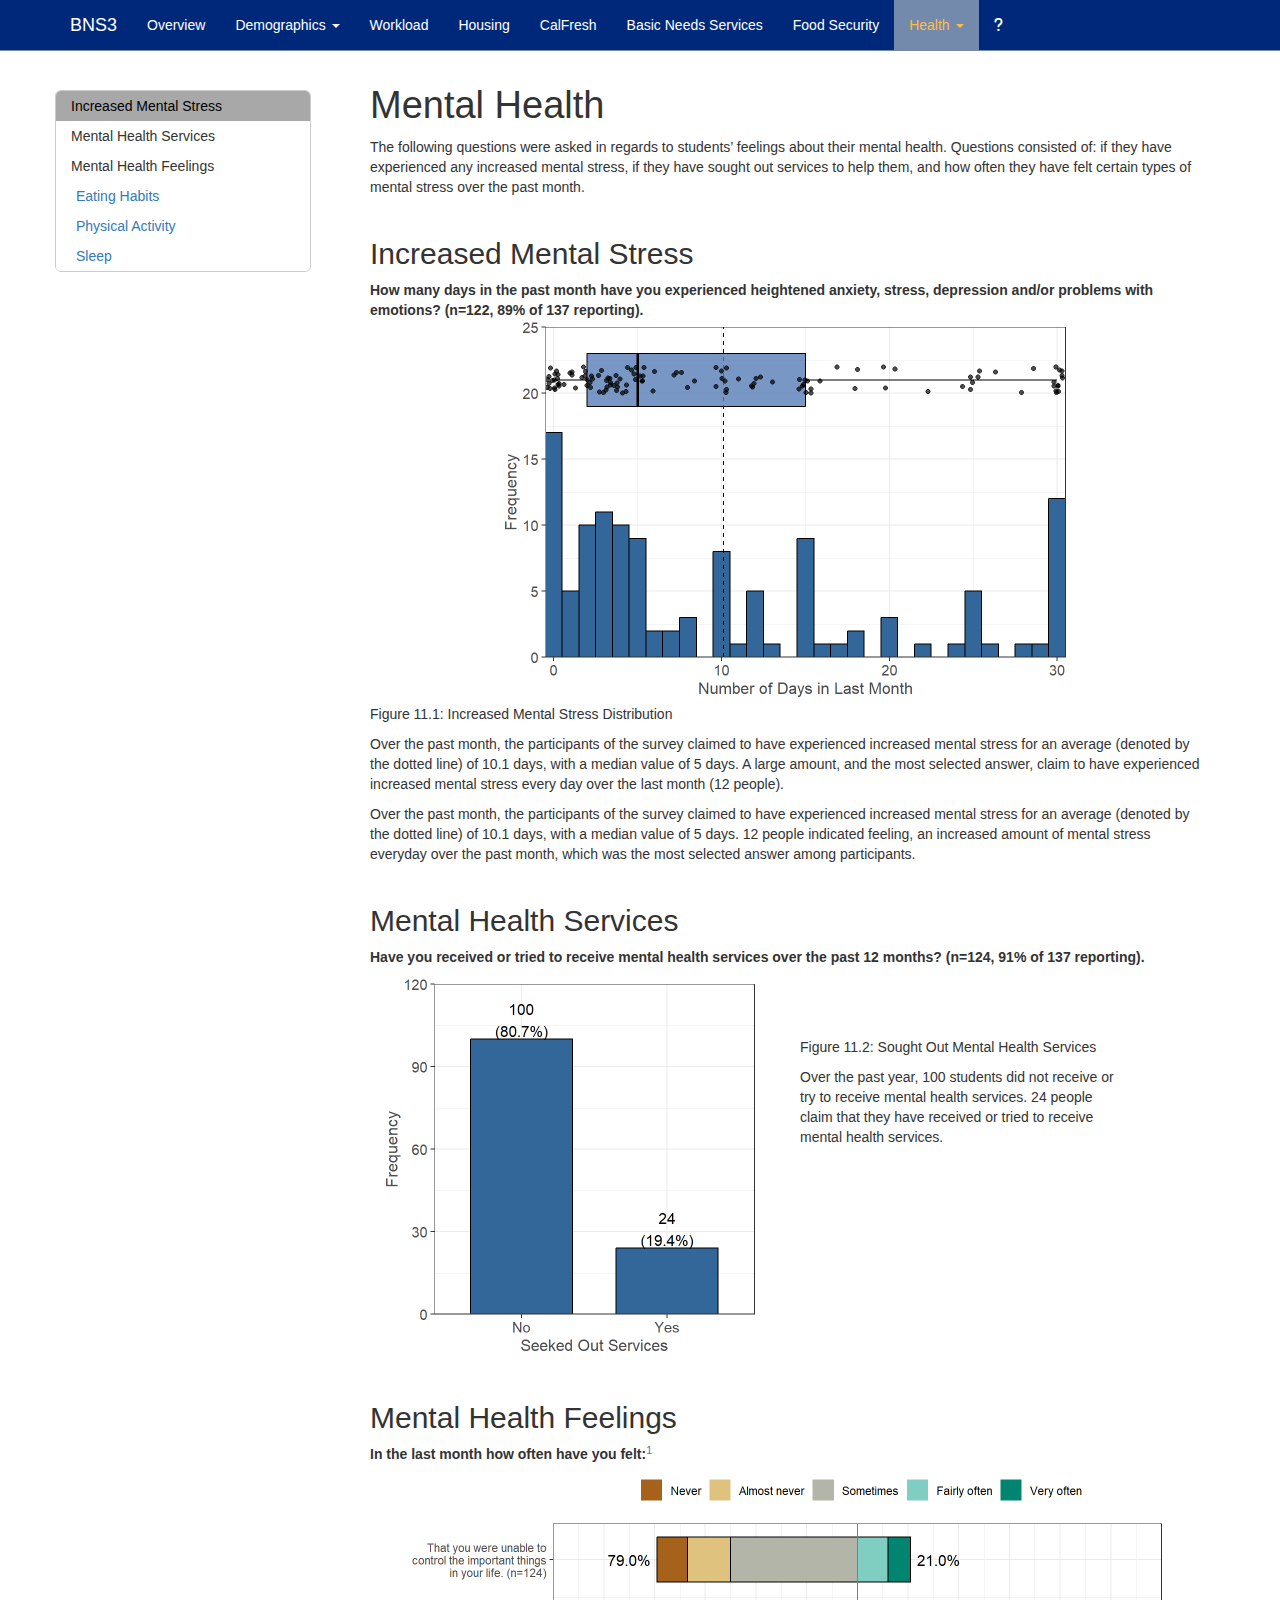
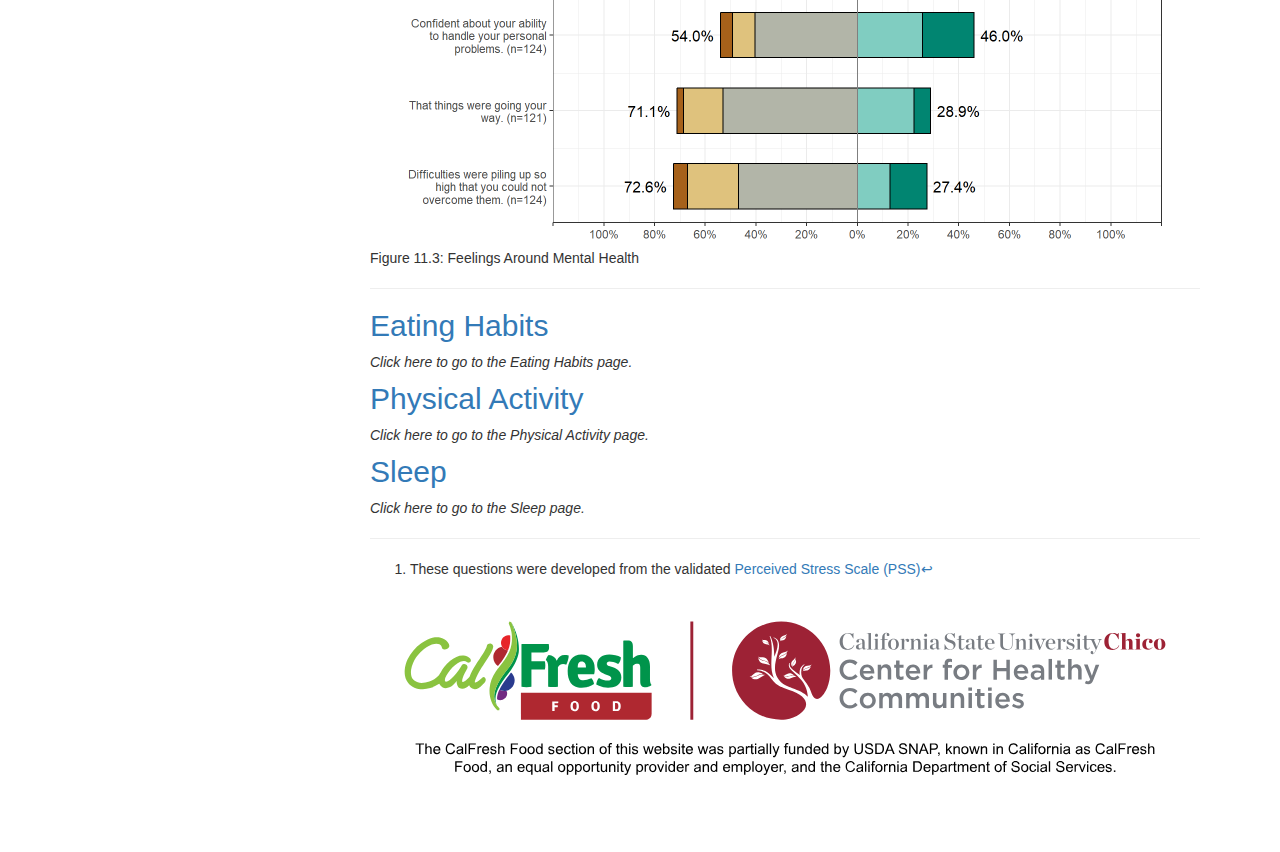
<file: Mental_Health.html>
<!DOCTYPE html>

<html>

<head>

<meta charset="utf-8" />
<meta name="generator" content="pandoc" />
<meta http-equiv="X-UA-Compatible" content="IE=EDGE" />




<title>Mental Health</title>

<script src="site_libs/header-attrs-2.25/header-attrs.js"></script>
<script src="site_libs/jquery-3.6.0/jquery-3.6.0.min.js"></script>
<meta name="viewport" content="width=device-width, initial-scale=1" />
<link href="site_libs/bootstrap-3.3.5/css/bootstrap.min.css" rel="stylesheet" />
<script src="site_libs/bootstrap-3.3.5/js/bootstrap.min.js"></script>
<script src="site_libs/bootstrap-3.3.5/shim/html5shiv.min.js"></script>
<script src="site_libs/bootstrap-3.3.5/shim/respond.min.js"></script>
<style>h1 {font-size: 34px;}
       h1.title {font-size: 38px;}
       h2 {font-size: 30px;}
       h3 {font-size: 24px;}
       h4 {font-size: 18px;}
       h5 {font-size: 16px;}
       h6 {font-size: 12px;}
       code {color: inherit; background-color: rgba(0, 0, 0, 0.04);}
       pre:not([class]) { background-color: white }</style>
<script src="site_libs/jqueryui-1.13.2/jquery-ui.min.js"></script>
<link href="site_libs/tocify-1.9.1/jquery.tocify.css" rel="stylesheet" />
<script src="site_libs/tocify-1.9.1/jquery.tocify.js"></script>
<script src="site_libs/navigation-1.1/tabsets.js"></script>
<link href="site_libs/font-awesome-6.4.2/css/all.min.css" rel="stylesheet" />
<link href="site_libs/font-awesome-6.4.2/css/v4-shims.min.css" rel="stylesheet" />

<style type="text/css">
  code{white-space: pre-wrap;}
  span.smallcaps{font-variant: small-caps;}
  span.underline{text-decoration: underline;}
  div.column{display: inline-block; vertical-align: top; width: 50%;}
  div.hanging-indent{margin-left: 1.5em; text-indent: -1.5em;}
  ul.task-list{list-style: none;}
    </style>







<link rel="stylesheet" href="styles.css" type="text/css" />



<style type = "text/css">
.main-container {
  max-width: 940px;
  margin-left: auto;
  margin-right: auto;
}
img {
  max-width:100%;
}
.tabbed-pane {
  padding-top: 12px;
}
.html-widget {
  margin-bottom: 20px;
}
button.code-folding-btn:focus {
  outline: none;
}
summary {
  display: list-item;
}
details > summary > p:only-child {
  display: inline;
}
pre code {
  padding: 0;
}
</style>


<style type="text/css">
.dropdown-submenu {
  position: relative;
}
.dropdown-submenu>.dropdown-menu {
  top: 0;
  left: 100%;
  margin-top: -6px;
  margin-left: -1px;
  border-radius: 0 6px 6px 6px;
}
.dropdown-submenu:hover>.dropdown-menu {
  display: block;
}
.dropdown-submenu>a:after {
  display: block;
  content: " ";
  float: right;
  width: 0;
  height: 0;
  border-color: transparent;
  border-style: solid;
  border-width: 5px 0 5px 5px;
  border-left-color: #cccccc;
  margin-top: 5px;
  margin-right: -10px;
}
.dropdown-submenu:hover>a:after {
  border-left-color: #adb5bd;
}
.dropdown-submenu.pull-left {
  float: none;
}
.dropdown-submenu.pull-left>.dropdown-menu {
  left: -100%;
  margin-left: 10px;
  border-radius: 6px 0 6px 6px;
}
</style>

<script type="text/javascript">
// manage active state of menu based on current page
$(document).ready(function () {
  // active menu anchor
  href = window.location.pathname
  href = href.substr(href.lastIndexOf('/') + 1)
  if (href === "")
    href = "index.html";
  var menuAnchor = $('a[href="' + href + '"]');

  // mark the anchor link active (and if it's in a dropdown, also mark that active)
  var dropdown = menuAnchor.closest('li.dropdown');
  if (window.bootstrap) { // Bootstrap 4+
    menuAnchor.addClass('active');
    dropdown.find('> .dropdown-toggle').addClass('active');
  } else { // Bootstrap 3
    menuAnchor.parent().addClass('active');
    dropdown.addClass('active');
  }

  // Navbar adjustments
  var navHeight = $(".navbar").first().height() + 15;
  var style = document.createElement('style');
  var pt = "padding-top: " + navHeight + "px; ";
  var mt = "margin-top: -" + navHeight + "px; ";
  var css = "";
  // offset scroll position for anchor links (for fixed navbar)
  for (var i = 1; i <= 6; i++) {
    css += ".section h" + i + "{ " + pt + mt + "}\n";
  }
  style.innerHTML = "body {" + pt + "padding-bottom: 40px; }\n" + css;
  document.head.appendChild(style);
});
</script>

<!-- tabsets -->

<style type="text/css">
.tabset-dropdown > .nav-tabs {
  display: inline-table;
  max-height: 500px;
  min-height: 44px;
  overflow-y: auto;
  border: 1px solid #ddd;
  border-radius: 4px;
}

.tabset-dropdown > .nav-tabs > li.active:before, .tabset-dropdown > .nav-tabs.nav-tabs-open:before {
  content: "\e259";
  font-family: 'Glyphicons Halflings';
  display: inline-block;
  padding: 10px;
  border-right: 1px solid #ddd;
}

.tabset-dropdown > .nav-tabs.nav-tabs-open > li.active:before {
  content: "\e258";
  font-family: 'Glyphicons Halflings';
  border: none;
}

.tabset-dropdown > .nav-tabs > li.active {
  display: block;
}

.tabset-dropdown > .nav-tabs > li > a,
.tabset-dropdown > .nav-tabs > li > a:focus,
.tabset-dropdown > .nav-tabs > li > a:hover {
  border: none;
  display: inline-block;
  border-radius: 4px;
  background-color: transparent;
}

.tabset-dropdown > .nav-tabs.nav-tabs-open > li {
  display: block;
  float: none;
}

.tabset-dropdown > .nav-tabs > li {
  display: none;
}
</style>

<!-- code folding -->



<style type="text/css">

#TOC {
  margin: 25px 0px 20px 0px;
}
@media (max-width: 768px) {
#TOC {
  position: relative;
  width: 100%;
}
}

@media print {
.toc-content {
  /* see https://github.com/w3c/csswg-drafts/issues/4434 */
  float: right;
}
}

.toc-content {
  padding-left: 30px;
  padding-right: 40px;
}

div.main-container {
  max-width: 1200px;
}

div.tocify {
  width: 20%;
  max-width: 260px;
  max-height: 85%;
}

@media (min-width: 768px) and (max-width: 991px) {
  div.tocify {
    width: 25%;
  }
}

@media (max-width: 767px) {
  div.tocify {
    width: 100%;
    max-width: none;
  }
}

.tocify ul, .tocify li {
  line-height: 20px;
}

.tocify-subheader .tocify-item {
  font-size: 0.90em;
}

.tocify .list-group-item {
  border-radius: 0px;
}


</style>



</head>

<body>


<div class="container-fluid main-container">


<!-- setup 3col/9col grid for toc_float and main content  -->
<div class="row">
<div class="col-xs-12 col-sm-4 col-md-3">
<div id="TOC" class="tocify">
</div>
</div>

<div class="toc-content col-xs-12 col-sm-8 col-md-9">




<div class="navbar navbar-default  navbar-fixed-top" role="navigation">
  <div class="container">
    <div class="navbar-header">
      <button type="button" class="navbar-toggle collapsed" data-toggle="collapse" data-bs-toggle="collapse" data-target="#navbar" data-bs-target="#navbar">
        <span class="icon-bar"></span>
        <span class="icon-bar"></span>
        <span class="icon-bar"></span>
      </button>
      <a class="navbar-brand" href="index.html">BNS3</a>
    </div>
    <div id="navbar" class="navbar-collapse collapse">
      <ul class="nav navbar-nav">
        <li>
  <a href="index.html">Overview</a>
</li>
<li class="dropdown">
  <a href="#" class="dropdown-toggle" data-toggle="dropdown" role="button" data-bs-toggle="dropdown" aria-expanded="false">
    Demographics
     
    <span class="caret"></span>
  </a>
  <ul class="dropdown-menu" role="menu">
    <li>
      <a href="Personal_Demo.html">Personal Demographics</a>
    </li>
    <li>
      <a href="Student_Demo.html">Student Demographics</a>
    </li>
  </ul>
</li>
<li>
  <a href="Workload.html">Workload</a>
</li>
<li>
  <a href="Housing.html">Housing</a>
</li>
<li>
  <a href="CalFresh.html">CalFresh</a>
</li>
<li>
  <a href="Basic_Needs.html">Basic Needs Services</a>
</li>
<li>
  <a href="Food_Security.html">Food Security</a>
</li>
<li class="dropdown">
  <a href="#" class="dropdown-toggle" data-toggle="dropdown" role="button" data-bs-toggle="dropdown" aria-expanded="false">
    Health
     
    <span class="caret"></span>
  </a>
  <ul class="dropdown-menu" role="menu">
    <li>
      <a href="Eating_Habits.html">Eating Habits</a>
    </li>
    <li>
      <a href="Physical_Activity.html">Physical Activity</a>
    </li>
    <li>
      <a href="Sleep.html">Sleep</a>
    </li>
    <li>
      <a href="Mental_Health.html">Mental Health</a>
    </li>
  </ul>
</li>
<li>
  <a href="Instructions.html">
    <span class="fa fa-question"></span>
     
  </a>
</li>
      </ul>
      <ul class="nav navbar-nav navbar-right">
        
      </ul>
    </div><!--/.nav-collapse -->
  </div><!--/.container -->
</div><!--/.navbar -->

<div id="header">



<h1 class="title toc-ignore">Mental Health</h1>

</div>


<p>The following questions were asked in regards to students’ feelings
about their mental health. Questions consisted of: if they have
experienced any increased mental stress, if they have sought out
services to help them, and how often they have felt certain types of
mental stress over the past month.</p>
<p><br></p>
<div id="increased-mental-stress" class="section level2">
<h2>Increased Mental Stress</h2>
<p><strong>How many days in the past month have you experienced
heightened anxiety, stress, depression and/or problems with emotions?
(n=122, 89% of 137 reporting).</strong>
<img src="Mental_Health_files/figure-html/unnamed-chunk-2-1.png" width="576" style="display: block; margin: auto;" />
Figure 11.1: Increased Mental Stress Distribution</p>
<p>Over the past month, the participants of the survey claimed to have
experienced increased mental stress for an average (denoted by the
dotted line) of 10.1 days, with a median value of 5 days. A large
amount, and the most selected answer, claim to have experienced
increased mental stress every day over the last month (12 people).</p>
<p>Over the past month, the participants of the survey claimed to have
experienced increased mental stress for an average (denoted by the
dotted line) of 10.1 days, with a median value of 5 days. 12 people
indicated feeling, an increased amount of mental stress everyday over
the past month, which was the most selected answer among
participants.</p>
<p><br></p>
</div>
<div id="mental-health-services" class="section level2">
<h2>Mental Health Services</h2>
<p><strong>Have you received or tried to receive mental health services
over the past 12 months? (n=124, 91% of 137 reporting).</strong></p>
<div class="row">
<div class="col-md-6">
<p><img src="Mental_Health_files/figure-html/unnamed-chunk-3-1.png" width="384" style="display: block; margin: auto;" /></p>
</div>
<div class="col-md-5">
<p><br><br><br>Figure 11.2: Sought Out Mental Health Services <br></p>
<p>Over the past year, 100 students did not receive or try to receive
mental health services. 24 people claim that they have received or tried
to receive mental health services.</p>
</div>
</div>
<p><br></p>
</div>
<div id="mental-health-feelings" class="section level2">
<h2>Mental Health Feelings</h2>
<p><strong>In the last month how often have you felt:</strong><a
href="#fn1" class="footnote-ref" id="fnref1"><sup>1</sup></a>
<img src="Mental_Health_files/figure-html/unnamed-chunk-4-1.png" width="768" style="display: block; margin: auto;" />
Figure 11.3: Feelings Around Mental Health</p>
<hr />
</div>
<div id="eating-habits" class="section level2">
<h2><a href="Eating_Habits.html">Eating Habits</a></h2>
<p><em>Click here to go to the Eating Habits page.</em></p>
</div>
<div id="physical-activity" class="section level2">
<h2><a href="Physical_Activity.html">Physical Activity</a></h2>
<p><em>Click here to go to the Physical Activity page.</em></p>
</div>
<div id="sleep" class="section level2">
<h2><a href="Sleep.html">Sleep</a></h2>
<p><em>Click here to go to the Sleep page.</em></p>
</div>
<div class="footnotes footnotes-end-of-document">
<hr />
<ol>
<li id="fn1"><p>These questions were developed from the validated <a
href="https://www.das.nh.gov/wellness/docs/percieved%20stress%20scale.pdf">Perceived
Stress Scale (PSS)</a><a href="#fnref1"
class="footnote-back">↩︎</a></p></li>
</ol>
</div>

<?xml version="1.0" encoding="utf-8"?>
<!-- Generator: Adobe Illustrator 28.3.0, SVG Export Plug-In . SVG Version: 6.00 Build 0)  -->
<svg version="1.1" id="Layer_1" xmlns="http://www.w3.org/2000/svg" xmlns:xlink="http://www.w3.org/1999/xlink" x="0px" y="0px"
	 viewBox="0 0 1200 316" style="enable-background:new 0 0 1200 316;" xml:space="preserve">
<style type="text/css">
	.st0{fill:#AF2830;}
	.st1{fill:#8AC340;}
	.st2{fill:#00944B;}
	.st3{fill:none;}
	.st4{fill:#722B82;}
	.st5{fill:#E72429;}
	.st6{fill:#2A3B8E;}
	.st7{fill:#FFFFFF;}
	.st8{fill:#9D2235;}
	.st9{fill:#787C82;}
</style>
<g>
	<g>
		<g>
			<path class="st0" d="M396.9,189c7.4,0,10.3-3.5,10.3-9.5c0-6,0-29.4,0-29.4h-189V189C218.2,189,389.5,189,396.9,189z"/>
			<path class="st1" d="M162.6,127.9c-1.7,1.7-2.4,2.4-3.7,3.4c-1.2,1-2.3,1.8-3.3,2.5c-1,0.6-1.7,1-2.3,1.2
				c-0.7,0.3-1.1,0.3-1.3,0.3c-0.1,0-0.2,0-0.3,0c0-0.1-0.1-0.3-0.1-0.6c0-0.4,0-1.3,0.7-3.4c0.7-2.1,1.8-4.6,3.2-7.5
				c1.4-2.9,3.3-6.2,5.7-9.9c0.8-1.2,1.6-2.5,2.5-3.8c0.9-1.3,1.7-2.6,2.5-3.8c2.8-4.1,5.3-8.1,7.6-11.8c2.3-3.8,3.7-7.3,4.3-10.5
				c0.2-1.2-0.1-2.4-0.8-3.4c-0.8-1-1.8-1.7-3-1.9c-1.3-0.2-2.5,0.1-3.5,0.8c-1.1,0.7-1.7,1.7-1.9,2.9c-0.2,1-0.6,2.3-1.3,3.7
				c-0.7,1.5-1.6,3.1-2.5,4.7c-1,1.7-2,3.4-3.2,5.1c-1.2,1.8-2.3,3.5-3.4,5.2c-0.9,1.3-1.8,2.6-2.6,3.9c-0.8,1.2-1.7,2.5-2.5,3.9
				c-4.6,7.2-7.7,13.3-9.4,17.9c-1.3,1.4-2.6,2.7-4,3.9c-2,1.9-3.6,3.1-4.7,3.5c-1.3,0.5-1.7,0.5-1.7,0.5c0,0-0.2-0.2-0.3-1
				c-0.1-0.8,0-2,0.3-3.4c0.3-1.5,0.9-3.4,1.9-5.7c0.9-2.3,2.4-5,4.2-8c0,0,0-0.1,0-0.1c0.1-0.3,0.3-0.6,0.6-1
				c0.7-1.1,0.9-2.3,0.6-3.5c-0.3-1.2-1-2.2-2.1-2.9c-1.1-0.7-2.3-0.9-3.5-0.6c-1.2,0.3-2.2,1-2.8,2.1c-0.2,0.2-0.3,0.4-0.4,0.6
				c-0.1,0.2-0.3,0.4-0.4,0.7c-2.3,3.8-4.7,7.2-7.1,10.1c-2.4,2.9-4.7,5.4-6.8,7.3c-2.1,1.9-3.9,3.3-5.5,4.1
				c-1.4,0.7-2.4,0.9-3.1,0.5c-0.1-0.1-0.3-0.2-0.7-0.7c-0.1-0.1-0.3-0.6-0.2-1.9c0.1-1.2,0.5-2.6,1.2-4.3c0.1-0.1,0.1-0.2,0.2-0.3
				c0.2-0.4,0.5-0.9,0.6-1.4c0.1-0.1,0.1-0.2,0.2-0.3c1.3-2.5,3.1-5.1,5.2-7.6c2.1-2.6,4.5-5,7.1-7.1c2.6-2.2,5.1-3.8,7.7-5
				c4-1.8,7.1-1.8,9.5,0.1c1.1,0.9,2.1,1.2,3.1,1c1-0.2,1.7-0.6,2.2-1.3c0.5-0.7,0.6-1.6,0.5-2.6c-0.1-1-0.7-2-1.8-2.8
				c-2.5-2-5.4-3.2-8.7-3.5c-3.3-0.3-6.8,0.4-10.4,2c-3.2,1.4-6.3,3.4-9.3,5.9c-3,2.5-5.7,5.3-8.1,8.3c-2.1,2.7-3.9,5.4-5.3,8.3
				c-0.2,0.3-0.4,0.6-0.6,0.9c-0.4,0.7-0.8,1.4-1.3,2.1c-0.4,0.7-0.9,1.3-1.4,1.9c-1.7,1.8-3.7,3.5-6,4.9c-2.3,1.4-4.7,2.5-7.1,3.4
				c-1.8,0.6-3.7,1.1-5.6,1.4c-1.9,0.4-3.8,0.5-5.7,0.5c-1.9-0.1-3.7-0.4-5.4-0.9c-1.7-0.5-3.4-1.4-5-2.6c-2.3-1.7-3.8-3.9-4.4-6.8
				c-0.6-2.9-0.7-6-0.2-9.1c0.5-3.2,1.4-6.4,2.8-9.4c1.3-3.1,2.7-5.7,4.2-7.9c2.6-3.7,5.6-7.2,8.8-10c3.3-2.9,9.2-6.8,14.1-8.7
				c4.5-1.7,8.3-1.9,11-0.4c2.3,1.3,3.3,3.4,3.5,4.5c0.4,1.7,1.6,2.8,3.5,3c2.7,0.3,6-1.5,6.9-3.6c1.7-4.1-2.4-8.6-6.8-11.4
				c-1.9-1.2-4.1-2.1-6.4-2.5c-2.4-0.4-4.9-0.5-7.3-0.1c-2.4,0.4-4.7,0.9-7,1.8c-2.3,0.8-4.5,1.9-6.7,3.1c-2.1,1.2-4.1,2.5-6,3.8
				c-4.2,3-8,6.4-11.3,10.3c-3.4,3.9-6.2,8.2-8.4,12.8c-1.1,2.3-2.1,4.8-2.8,7.4c-0.8,2.7-1.2,5.3-1.4,8c-0.2,2.7-0.1,5.3,0.3,8
				c0.4,2.7,1.3,5.2,2.6,7.6c2,3.7,4.8,6.5,8.4,8.5c3.6,2,7.4,3.2,11.4,3.6c1.2,0.1,2.4,0.2,3.6,0.2c3.5,0,7.1-0.6,10.6-1.7
				c4.7-1.5,9-3.6,12.9-6.2c0.1,0,0.1-0.1,0.2-0.1c0.1,0.1,0.1,0.3,0.2,0.4c0.9,1.9,2.4,3.5,4.3,4.6c1.4,0.9,3.1,1.4,4.9,1.4
				c1.8,0,3.6-0.4,5.3-1.2c1.7-0.9,3.3-2,4.8-3.2c1.5-1.3,2.9-2.7,4.2-4.3c0.5-0.6,1-1.2,1.4-1.8c0,0.5,0,0.9,0,1.4
				c0.1,1.4,0.3,2.7,0.6,3.8c0.3,1.1,0.7,2,1.2,2.9c0.5,0.9,1,1.4,1.5,1.7c1.7,1,3.3,1.6,4.8,1.6c0.1,0,0.2,0,0.3,0
				c1.7,0,3.4-0.5,5-1.4c1.6-0.9,3.2-2.1,4.7-3.6c0.3,0.8,0.7,1.5,1.2,2.1c0.7,0.8,1.4,1.4,2.1,1.9c0.8,0.5,1.6,0.8,2.3,1.1
				c0.8,0.3,1.7,0.5,2.6,0.5c0.1,0,0.1,0,0.2,0c1.5,0,3.2-0.5,4.8-1.5c1.7-1,3.4-2.3,5-3.9c1.6-1.5,2.5-2.5,4.8-5.2
				C169.2,130.7,165.5,125,162.6,127.9z"/>
			<g>
				<path class="st2" d="M233.4,91.7v7.1v5.7h19.4c0.5,1.8,0.7,3.8,0.7,6s-0.2,4.1-0.7,6h-19.4v25c-1.9,0.4-4.3,0.5-7.2,0.5
					c-2.9,0-5.3-0.2-7.2-0.5V80l0.6-0.5h38.8c0.4,1.5,0.5,3.4,0.5,5.6c0,2.3-0.6,3.9-1.9,5c-1.2,1.1-3.2,1.6-5.9,1.6H233.4z"/>
				<path class="st2" d="M254.2,102.6c0.3-1.2,0.9-2.6,1.7-4c0.8-1.5,1.7-2.6,2.5-3.2c5.6,0.4,9.4,3.2,11.6,8.2
					c2.3-5.4,6.1-8.2,11.3-8.2c1.6,0,3.6,0.2,6,0.7c0,1.9-0.3,4.1-1,6.7c-0.6,2.6-1.5,4.8-2.6,6.6c-1-0.4-2.6-0.7-4.6-0.9
					c-3,0-5.5,1.5-7.4,4.6v28.2c-2,0.4-4.3,0.5-7,0.5c-2.7,0-5.1-0.2-7.1-0.5v-29.3C257.6,107.5,256.5,104.4,254.2,102.6z"/>
				<path class="st2" d="M324,123.3h-23.6c0.1,2.7,0.8,4.8,2.1,6.3c1.3,1.5,3.3,2.2,6.2,2.2c1.4,0,3.1-0.2,5-0.6
					c1.9-0.4,4.1-1.1,6.5-2c2,2.1,3.2,4.8,3.7,8.3c-4.8,3.4-10.7,5.2-17.8,5.2c-3.8,0-7-0.6-9.6-1.8c-2.6-1.2-4.7-2.9-6.3-5.1
					c-1.6-2.2-2.7-4.7-3.4-7.7c-0.7-3-1-6.2-1-9.7c0-3.4,0.4-6.5,1.2-9.4c0.8-2.9,2.1-5.4,3.7-7.5c1.7-2.1,3.8-3.8,6.3-5
					c2.6-1.2,5.6-1.8,9-1.8c2.9,0,5.5,0.5,7.8,1.4c2.3,1,4.3,2.3,5.9,4c1.6,1.7,2.9,3.7,3.8,6.1c0.9,2.4,1.3,4.9,1.3,7.7
					C325.1,117.7,324.8,120.8,324,123.3z M300.3,113.5h11.9v-1c0-2.2-0.5-4.1-1.5-5.5c-1-1.4-2.5-2.2-4.5-2.2c-1.9,0-3.3,0.7-4.3,2
					S300.4,110.4,300.3,113.5z"/>
				<path class="st2" d="M327.1,138.2c0.1-1.6,0.5-3.3,1.2-5.2c0.8-1.9,1.6-3.4,2.7-4.4c4.8,2.5,9,3.8,12.6,3.8c1.7,0,3-0.3,3.9-0.9
					c0.9-0.6,1.4-1.3,1.4-2.3c0-1.8-1.4-3.2-4.2-4.1l-5-1.9c-7.5-2.8-11.3-7.3-11.3-13.6c0-4.6,1.6-8.2,4.8-10.9
					c3.2-2.7,7.4-4,12.8-4c2.7,0,5.6,0.4,8.8,1.1c3.2,0.8,5.8,1.6,7.9,2.7c0.1,1.7-0.2,3.6-1,5.6c-0.8,2-1.8,3.5-2.9,4.3
					c-5.1-2.3-9.3-3.4-12.7-3.4c-1.2,0-2.1,0.3-2.8,0.8c-0.6,0.5-1,1.2-1,2.1c0,1.4,1.1,2.6,3.4,3.4l5.6,2c8,2.8,12.1,7.7,12.1,14.6
					c0,4.5-1.7,8.1-5,10.8s-8.1,4-14.2,4C338,142.7,332.3,141.2,327.1,138.2z"/>
				<path class="st2" d="M404.8,111.4V130c0,4,0.7,7,2.3,8.9c-2.3,2-5,3.1-8.3,3.1c-3.1,0-5.3-0.7-6.4-2.2c-1.1-1.4-1.7-3.6-1.7-6.6
					V114c0-2.1-0.3-3.6-0.8-4.6c-0.6-1-1.6-1.5-3.2-1.5c-0.9,0-2,0.2-3.1,0.7c-1.2,0.5-2.4,1.3-3.6,2.4v30.2c-2,0.4-4.3,0.5-6.9,0.5
					c-2.6,0-4.9-0.2-6.9-0.5v-66l0.6-0.6h5.6c2.9,0,4.9,0.6,6,1.9c1.1,1.3,1.7,3.5,1.7,6.6v17.1c4-3.3,8.1-5,12.1-5
					c4,0,7.1,1.5,9.3,4.4C403.7,102.6,404.8,106.5,404.8,111.4z"/>
			</g>
			<g>
				<path class="st3" d="M204.1,61.5c0.1,0.4,0.2,0.9,0.3,1.5C204.3,62.5,204.2,62,204.1,61.5z"/>
				<path class="st3" d="M185.3,114.4c0.5-0.6,0.9-1.2,1.4-1.9c-1.2,1.5-2.3,2.9-3.3,4.3C184,116,184.6,115.2,185.3,114.4z"/>
				<path class="st4" d="M187,145.8c-2.4,5.2-3.5,9.7-3.3,13.5c1.8,1.1,4,1.6,6.3,1.3c5.3-0.7,9-5.5,8.2-10.8c-0.1-1-0.5-2-0.9-2.8
					c-0.4,0.1-0.9,0.2-1.3,0.3C192.8,147.8,189.7,147.2,187,145.8z"/>
				<path class="st0" d="M199.5,88.9c-3.6-0.2-6.8-2.3-8.6-5.3c-7.5,1.4-13,8.1-12.6,15.8c0.2,5,2.8,9.4,6.7,12.1
					c3.8-4.4,10.1-12.6,14.2-21.8C199.3,89.4,199.4,89.1,199.5,88.9z"/>
				<path class="st5" d="M199.5,88.9c3.4-8,3.6-16.1,3.2-21.5c-1-0.3-2-0.4-3-0.4c-5.9,0.2-10.5,5.4-10.3,11.4
					c0.1,1.9,0.7,3.6,1.6,5.2C192.7,86.6,195.9,88.7,199.5,88.9z"/>
				<path class="st6" d="M203.9,120.8c-0.7,0.9-1.4,1.8-2.1,2.7c-6.9,8.4-11.8,15.8-14.7,22.3c2.7,1.3,5.8,1.9,8.9,1.5
					c0.5-0.1,0.9-0.2,1.3-0.3c7.6-1.7,12.8-9,11.7-16.8C208.5,126.4,206.6,123.2,203.9,120.8z"/>
				<polygon class="st2" points="204.2,47.8 201.6,47 204.2,47.8 				"/>
				<path class="st2" d="M200.1,122.2c11.3-13.8,14.2-25.8,15-30.7c1.2-13.2-2.3-27.8-10.7-43.3l0,0c11.7,26.7,10.7,46.2-3.3,65.1
					l0,0c-22.7,27.6-27.2,45.6-14.6,58.6l0,0l0,0c-3.5-3.7-5-7.8-5-12.2C180.9,150.5,187,138.2,200.1,122.2z"/>
				<polygon class="st2" points="186.9,172.2 186.7,172.2 186.9,175.1 				"/>
				<path class="st1" d="M201.1,113.4L201.1,113.4c14.1-18.9,15.1-38.4,3.4-65.1l0,0l-0.2-0.4l0,0l-2.6-0.8l-1.2,2.5l0.2,0.4
					c1.7,3.9,2.8,7.7,3.6,11.3l0,0c0,0.1,0,0.1,0,0.2c0.1,0.5,0.2,1,0.3,1.5c0.8,5,1.8,16.4-3.2,27.6c-3.5,7.8-9.4,15.3-14.6,22
					c-0.5,0.6-0.9,1.2-1.4,1.9c-0.7,0.8-1.3,1.6-1.9,2.5c-0.6,0.8-1.1,1.5-1.6,2.2c-12.7,18.4-12.2,41.5,1.8,55.8l0.3,0.3l2.9-0.1
					l0.2-2.9v0l-0.4-0.3l0,0C173.8,159,178.3,140.9,201.1,113.4z"/>
			</g>
			<g>
				<path class="st7" d="M266.7,165.2l0.2,1.6v1.4h4.5c0.1,0.4,0.2,0.8,0.2,1.3c0,0.5-0.1,0.9-0.2,1.3h-4.5v5.5
					c-0.4,0.1-1,0.1-1.7,0.1c-0.7,0-1.2,0-1.7-0.1v-13.7l0.1-0.1h8.6c0.1,0.3,0.1,0.8,0.1,1.3c0,0.5-0.1,0.9-0.4,1.1
					c-0.3,0.2-0.7,0.4-1.3,0.4H266.7z"/>
				<path class="st7" d="M292.1,175.4c-1.5-1.2-2.2-3.2-2.2-6c0-1.2,0.1-2.3,0.4-3.2c0.3-0.9,0.7-1.7,1.2-2.3
					c0.5-0.6,1.2-1.1,1.9-1.4c0.8-0.3,1.6-0.5,2.5-0.5c0.9,0,1.8,0.2,2.6,0.5c0.8,0.3,1.4,0.8,1.9,1.4c0.5,0.6,0.9,1.4,1.2,2.3
					c0.3,0.9,0.4,2,0.4,3.2c0,1.2-0.1,2.2-0.4,3.2c-0.3,0.9-0.7,1.7-1.2,2.3c-0.5,0.6-1.2,1.1-1.9,1.4c-0.8,0.3-1.6,0.5-2.6,0.5
					C294.5,176.7,293.2,176.2,292.1,175.4z M293.8,172.5c0.4,1.1,1.1,1.6,2.2,1.6c0.6,0,1-0.1,1.4-0.4c0.3-0.3,0.6-0.6,0.8-1.1
					c0.2-0.4,0.3-0.9,0.4-1.4c0.1-0.5,0.1-1.1,0.1-1.6c0-0.5,0-1-0.1-1.6c0-0.6-0.1-1.1-0.3-1.7c-0.2-0.5-0.4-0.9-0.8-1.3
					c-0.4-0.3-0.9-0.5-1.6-0.5c-0.7,0-1.2,0.2-1.5,0.5c-0.3,0.3-0.6,0.8-0.8,1.2c-0.2,0.5-0.3,1-0.3,1.6c0,0.6-0.1,1-0.1,1.5
					c0,0.6,0,1.2,0.1,1.7C293.5,171.5,293.6,172,293.8,172.5z"/>
				<path class="st7" d="M322.3,175.4c-1.5-1.2-2.2-3.2-2.2-6c0-1.2,0.1-2.3,0.4-3.2c0.3-0.9,0.7-1.7,1.2-2.3
					c0.5-0.6,1.2-1.1,1.9-1.4c0.8-0.3,1.6-0.5,2.5-0.5c0.9,0,1.8,0.2,2.6,0.5c0.8,0.3,1.4,0.8,1.9,1.4c0.5,0.6,0.9,1.4,1.2,2.3
					c0.3,0.9,0.4,2,0.4,3.2c0,1.2-0.1,2.2-0.4,3.2c-0.3,0.9-0.7,1.7-1.2,2.3c-0.5,0.6-1.2,1.1-1.9,1.4c-0.8,0.3-1.6,0.5-2.6,0.5
					C324.6,176.7,323.3,176.2,322.3,175.4z M324,172.5c0.4,1.1,1.1,1.6,2.2,1.6c0.6,0,1-0.1,1.4-0.4c0.3-0.3,0.6-0.6,0.8-1.1
					c0.2-0.4,0.3-0.9,0.4-1.4c0.1-0.5,0.1-1.1,0.1-1.6c0-0.5,0-1-0.1-1.6c0-0.6-0.1-1.1-0.3-1.7c-0.2-0.5-0.4-0.9-0.8-1.3
					c-0.4-0.3-0.9-0.5-1.6-0.5c-0.7,0-1.2,0.2-1.5,0.5c-0.3,0.3-0.6,0.8-0.8,1.2c-0.2,0.5-0.3,1-0.3,1.6c0,0.6-0.1,1-0.1,1.5
					c0,0.6,0,1.2,0.1,1.7C323.7,171.5,323.8,172,324,172.5z"/>
				<path class="st7" d="M360.1,175.5c-0.4,0.4-1,0.6-1.7,0.8c-0.7,0.2-1.5,0.2-2.4,0.2c-0.4,0-1,0-1.8,0c-0.8,0-1.8,0-3-0.1
					l-0.1-0.1v-13.8l0.1-0.1c0.8,0,1.6,0,2.5-0.1s1.8,0,2.7,0c1.2,0,2.1,0.2,2.9,0.6c0.8,0.4,1.4,0.9,1.9,1.5s0.8,1.4,1,2.3
					c0.2,0.9,0.3,1.8,0.3,2.8c0,1.4-0.2,2.6-0.5,3.6C361.6,173.9,361,174.8,360.1,175.5z M356.4,173.9c1.8,0,2.7-1.5,2.7-4.5
					c0-3-0.9-4.6-2.7-4.6c-0.4,0-0.8,0-1.2,0c-0.3,0-0.6,0-0.9,0v9.2c0.2,0,0.5,0,0.9,0C355.6,173.9,355.9,173.9,356.4,173.9z"/>
			</g>
		</g>
		<rect x="463.2" y="47" class="st8" width="4.2" height="142"/>
		<g>
			<g>
				<g>
					<path class="st9" d="M679,76.2c0-7.4,5.4-12.5,12.2-12.5c2.4,0,4.4,0.6,6,1.4l1.5-1.6h0.3v8.1h-0.4c-1.8-4.7-4.2-7.3-7.8-7.3
						c-4,0-7.3,3.6-7.3,11.5c0,7.8,4.2,10.9,8.2,10.9c3.8,0,6.5-2.4,8-5.6l0.6,0.3c-1.4,3.3-4.4,6.6-9.7,6.6
						C683.6,88.1,679,83.4,679,76.2"/>
					<path class="st9" d="M711.8,84.3v-5c-4.4,0.9-5.4,1.8-5.4,4.1c0,1.6,0.8,2.7,2.5,2.7C710,86.2,711.1,85.2,711.8,84.3 M702.6,84
						c0-1.3,0.6-2.6,2-3.4c2.5-1.4,6.4-1.6,7.1-1.9v-2.4c0-2.5-0.7-3.7-2.7-3.7c-1.1,0-2.2,0.4-2.8,1c0.6,0.5,0.9,1.1,0.9,1.8
						c0,1.2-0.7,2-2,2c-1.2,0-1.9-0.9-1.9-2c0-2,2.4-3.4,6.2-3.4c3.8,0,5.8,1.5,5.8,4.9v7.8c0,1.6,0.6,2.3,2.5,1.5l0.1,0.3
						c-1.2,0.7-2,1.1-3.2,1.1c-1.9,0-2.6-0.8-2.8-2.6h-0.1c-1.3,1.5-2.8,2.6-4.9,2.6C703.9,87.7,702.6,85.9,702.6,84"/>
					<path class="st9" d="M718.4,87.1c1.9,0,2.4-0.3,2.4-1.3V65.9c0-1.1-0.3-1.6-2.7-1.7v-0.4l6.2-0.2v22.2c0,1,0.4,1.2,2.4,1.3v0.4
						h-8.3V87.1z"/>
					<path class="st9" d="M730.1,67c0-1.4,0.9-2.3,2.2-2.3c1.3,0,2.2,0.9,2.2,2.2c0,1.3-0.9,2.3-2.2,2.3
						C730.9,69.2,730.1,68.4,730.1,67 M728.2,87.1c1.9,0,2.4-0.3,2.4-1.3V74.4c0-1-0.5-1.6-2.4-1.7v-0.4l5.9-0.2v13.8
						c0,1,0.4,1.2,2.4,1.3v0.4h-8.4V87.1z"/>
					<path class="st9" d="M738.1,87.1c1.9,0,2.4-0.3,2.4-1.3V73.3h-2.9v-0.4l2.9-0.7v-1.3c0-2.8,0.7-4.6,1.9-5.8
						c1.1-1.1,2.6-1.7,4.3-1.7c2.9,0,4.3,1.3,4.3,2.7c0,1.2-0.7,2-1.9,2c-1,0-2-0.6-2-2.1c0-0.4,0.3-1.2,0.5-1.5
						c-0.3-0.3-0.7-0.5-1.2-0.5c-0.6,0-1,0.2-1.4,0.6c-0.6,0.6-0.9,1.7-0.9,4.3v3.4h4.2v1H744v12.5c0,1,0.7,1.2,3.2,1.3v0.4h-9V87.1
						z"/>
					<path class="st9" d="M760.8,79.8c0-5.2-1.5-7.3-4-7.3c-2.5,0-3.8,2.1-3.8,7.3c0,5.2,1.5,7.3,4.1,7.3
						C759.5,87.1,760.8,85,760.8,79.8 M749.1,79.9c0-4.7,3.5-8,7.8-8c4.4,0,7.8,3.1,7.8,7.9c0,4.8-3.5,8-7.8,8
						C752.5,87.8,749.1,84.6,749.1,79.9"/>
					<path class="st9" d="M766.5,87.1c1.9,0,2.4-0.3,2.4-1.3V74.4c0-1-0.5-1.6-2.4-1.7v-0.4l5.8-0.2v3.4c1.2-2.2,2.8-3.5,4.5-3.5
						c1.8,0,2.7,1.1,2.7,2.4c0,1.3-0.8,2.2-2,2.2c-1.2,0-2.1-0.9-2.1-2.1c0-0.3,0.1-0.8,0.2-1c-1.3,0.2-2.2,1.1-3.2,2.8v9.6
						c0,1,0.6,1.2,2.9,1.3v0.4h-8.8V87.1z"/>
					<path class="st9" d="M780.3,87.1c1.9,0,2.4-0.3,2.4-1.3V74.4c0-1-0.5-1.6-2.4-1.7v-0.4l5.8-0.2v3.6c1.5-2.4,3.5-3.7,5.8-3.7
						c2.6,0,4.1,1.6,4.1,4.7v9.2c0,1,0.4,1.2,2.4,1.3v0.4h-7.9v-0.4c1.5,0,2-0.3,2-1.3v-8.6c0-2.4-0.7-3.6-2.7-3.6
						c-1.4,0-2.7,1.1-3.6,2.8v9.4c0,1,0.5,1.2,2,1.3v0.4h-7.8V87.1z"/>
					<path class="st9" d="M801.2,67c0-1.4,0.9-2.3,2.2-2.3c1.3,0,2.2,0.9,2.2,2.2c0,1.3-0.9,2.3-2.2,2.3
						C802,69.2,801.2,68.4,801.2,67 M799.3,87.1c1.9,0,2.4-0.3,2.4-1.3V74.4c0-1-0.5-1.6-2.4-1.7v-0.4l5.9-0.2v13.8
						c0,1,0.4,1.2,2.4,1.3v0.4h-8.4V87.1z"/>
					<path class="st9" d="M818.7,84.3v-5c-4.4,0.9-5.4,1.8-5.4,4.1c0,1.6,0.8,2.7,2.5,2.7C816.9,86.2,818,85.2,818.7,84.3 M809.5,84
						c0-1.3,0.6-2.6,2-3.4c2.5-1.4,6.4-1.6,7.1-1.9v-2.4c0-2.5-0.7-3.7-2.7-3.7c-1.1,0-2.2,0.4-2.8,1c0.6,0.5,0.9,1.1,0.9,1.8
						c0,1.2-0.7,2-2,2c-1.2,0-1.9-0.9-1.9-2c0-2,2.4-3.4,6.2-3.4s5.8,1.5,5.8,4.9v7.8c0,1.6,0.6,2.3,2.5,1.5l0.1,0.3
						c-1.2,0.7-2,1.1-3.2,1.1c-1.9,0-2.6-0.8-2.8-2.6h-0.1c-1.3,1.5-2.8,2.6-4.9,2.6C810.8,87.7,809.5,85.9,809.5,84"/>
					<path class="st9" d="M830.6,79.8h0.5c2,4.4,4.4,7.5,7.9,7.5c3.3,0,4.9-2.2,4.9-4.3c0-2.9-2-4.1-6.1-5.5
						c-3.3-1.2-6.8-2.2-6.8-6.5c0-4.4,3.4-7.1,7.9-7.1c2,0,3.8,0.6,5,1.1l1.2-1.3h0.4V71H845c-1.8-4.4-4-6.6-6.7-6.6
						c-2.3,0-4.3,1.5-4.3,4.1c0,2.9,2.2,3.9,6,5.2c3.2,1.1,6.6,2.2,6.6,6.6c0,3.7-2.2,7.7-7.9,7.7c-1.9,0-4.1-0.7-5.6-1.5l-2,1.6
						h-0.4V79.8z"/>
					<path class="st9" d="M851.3,83.4V73.3h-3.1v-0.4l3.1-0.7v-4.2l3.5-1.3v5.6h4.7v1h-4.7v10.4c0,2,0.6,2.8,1.9,2.8
						c1,0,1.9-0.7,2.8-2.2l0.4,0.3c-1.1,2.2-2.5,3.3-4.6,3.3C852.7,87.8,851.3,86.5,851.3,83.4"/>
					<path class="st9" d="M870.3,84.3v-5c-4.4,0.9-5.4,1.8-5.4,4.1c0,1.6,0.8,2.7,2.5,2.7C868.6,86.2,869.6,85.2,870.3,84.3
						 M861.2,84c0-1.3,0.6-2.6,2-3.4c2.5-1.4,6.4-1.6,7.1-1.9v-2.4c0-2.5-0.7-3.7-2.7-3.7c-1.1,0-2.2,0.4-2.8,1
						c0.6,0.5,0.9,1.1,0.9,1.8c0,1.2-0.7,2-2,2c-1.2,0-1.9-0.9-1.9-2c0-2,2.4-3.4,6.2-3.4s5.8,1.5,5.8,4.9v7.8
						c0,1.6,0.6,2.3,2.5,1.5l0.1,0.3c-1.2,0.7-2,1.1-3.2,1.1c-1.9,0-2.6-0.8-2.8-2.6h-0.1c-1.3,1.5-2.8,2.6-4.9,2.6
						C862.5,87.7,861.2,85.9,861.2,84"/>
					<path class="st9" d="M879.4,83.4V73.3h-3.1v-0.4l3.1-0.7v-4.2l3.5-1.3v5.6h4.7v1h-4.7v10.4c0,2,0.6,2.8,1.9,2.8
						c1,0,1.9-0.7,2.8-2.2l0.4,0.3c-1.1,2.2-2.5,3.3-4.6,3.3C880.8,87.8,879.4,86.5,879.4,83.4"/>
					<path class="st9" d="M892.8,78.4h6.5c0.3-3.7-0.5-5.9-3-5.9C894.3,72.5,893,74.5,892.8,78.4 M889,80c0-4.8,3.5-8.1,7.5-8.1
						c4.5,0,6.8,3.1,6.5,7.1h-10.2v0.8v0.1c0,3.9,1.7,6.6,5.2,6.6c2.1,0,3.3-1.1,4.7-2.8l0.4,0.3c-1.3,2.2-3.2,3.9-6.6,3.9
						C892,87.8,889,84.6,889,80"/>
					<path class="st9" d="M911.3,80.7V66.9c0-1.3-0.8-2.1-3.6-2.2v-0.4h10.9v0.4c-2.8,0.1-3.4,0.8-3.4,2.2v13.5c0,5,3,6.6,6.8,6.6
						c1.7,0,3.2-0.5,4.3-1.5c1.2-1.2,1.9-2.9,1.9-5.4V69.8c0-3.3-1.1-4.7-4.5-5.1v-0.4h9.2v0.4c-3.1,0.5-3.9,1.9-3.9,5.1v10.5
						c0,4.7-2.6,7.8-8.6,7.8C914.6,88.1,911.3,85.6,911.3,80.7"/>
					<path class="st9" d="M932.4,87.1c1.9,0,2.4-0.3,2.4-1.3V74.4c0-1-0.5-1.6-2.4-1.7v-0.4l5.8-0.2v3.6c1.5-2.4,3.5-3.7,5.8-3.7
						c2.6,0,4.1,1.6,4.1,4.7v9.2c0,1,0.4,1.2,2.4,1.3v0.4h-7.9v-0.4c1.5,0,2-0.3,2-1.3v-8.6c0-2.4-0.7-3.6-2.7-3.6
						c-1.4,0-2.7,1.1-3.6,2.8v9.4c0,1,0.5,1.2,2,1.3v0.4h-7.8V87.1z"/>
					<path class="st9" d="M953.3,67c0-1.4,0.9-2.3,2.2-2.3c1.3,0,2.2,0.9,2.2,2.2c0,1.3-0.9,2.3-2.2,2.3
						C954.2,69.2,953.3,68.4,953.3,67 M951.5,87.1c1.9,0,2.4-0.3,2.4-1.3V74.4c0-1-0.5-1.6-2.4-1.7v-0.4l5.9-0.2v13.8
						c0,1,0.4,1.2,2.4,1.3v0.4h-8.4V87.1z"/>
					<path class="st9" d="M962.5,75c-0.7-1.7-1.3-2.3-2.9-2.5v-0.4h8.2v0.4c-1.4,0.1-2,0.5-2,1.2c0,0.3,0.1,0.5,0.2,0.9l3.6,9.4h0.1
						l3-7.7c0.3-0.9,0.6-1.6,0.6-2.1c0-1-0.8-1.5-2.4-1.7v-0.4h6.1v0.4c-1.2,0.2-2.2,1.1-3,2.9l-5.2,12.3h-1.3L962.5,75z"/>
					<path class="st9" d="M980.8,78.4h6.5c0.3-3.7-0.5-5.9-3-5.9C982.2,72.5,981,74.5,980.8,78.4 M976.9,80c0-4.8,3.5-8.1,7.5-8.1
						c4.5,0,6.8,3.1,6.5,7.1h-10.2v0.8v0.1c0,3.9,1.7,6.6,5.2,6.6c2.1,0,3.3-1.1,4.7-2.8l0.4,0.3c-1.3,2.2-3.2,3.9-6.6,3.9
						C980,87.8,976.9,84.6,976.9,80"/>
					<path class="st9" d="M992.7,87.1c1.9,0,2.4-0.3,2.4-1.3V74.4c0-1-0.5-1.6-2.4-1.7v-0.4l5.8-0.2v3.4c1.2-2.2,2.8-3.5,4.5-3.5
						c1.8,0,2.7,1.1,2.7,2.4c0,1.3-0.8,2.2-2,2.2c-1.2,0-2.1-0.9-2.1-2.1c0-0.3,0.1-0.8,0.2-1c-1.3,0.2-2.2,1.1-3.2,2.8v9.6
						c0,1,0.6,1.2,2.9,1.3v0.4h-8.8V87.1z"/>
					<path class="st9" d="M1007.1,82.2h0.5c2.1,3.7,3.4,4.9,5.8,4.9c1.9,0,2.9-1.3,2.9-2.6c0-1.5-0.9-2.4-4.2-3.3
						c-3.4-1-4.8-2-4.8-4.5c0-2.9,2.2-4.9,5.6-4.9c1.5,0,2.9,0.5,3.8,1l0.8-1h0.4v5h-0.5c-1.9-3.1-2.9-4.3-4.9-4.3
						c-1.5,0-2.7,1-2.7,2.6c0,1.4,1.3,2.2,3.9,2.8c3.4,0.9,5,2.1,5,4.7c0,2.8-2,5.1-5.6,5.1c-1.2,0-3.4-0.5-4.4-1.2l-1.1,1.2h-0.4
						V82.2z"/>
					<path class="st9" d="M1022.4,67c0-1.4,0.9-2.3,2.2-2.3c1.3,0,2.2,0.9,2.2,2.2c0,1.3-0.9,2.3-2.2,2.3
						C1023.3,69.2,1022.4,68.4,1022.4,67 M1020.6,87.1c1.9,0,2.4-0.3,2.4-1.3V74.4c0-1-0.5-1.6-2.4-1.7v-0.4l5.9-0.2v13.8
						c0,1,0.4,1.2,2.4,1.3v0.4h-8.4V87.1z"/>
					<path class="st9" d="M1032.6,83.4V73.3h-3.1v-0.4l3.1-0.7v-4.2l3.5-1.3v5.6h7.3v1h-7.3v10.4c0,2,0.6,2.8,1.9,2.8
						c1,0,1.9-0.7,2.8-2.2l0.4,0.3c-1.1,2.2-2.5,3.3-4.6,3.3C1034,87.8,1032.6,86.5,1032.6,83.4"/>
					<path class="st9" d="M1043.6,75.2c-0.8-1.7-1.4-2.3-3-2.5v-0.4h8.3v0.4c-2,0.2-2.2,0.9-1.7,2.1l3.9,9.2l3-7.6
						c1-2.7,0.6-3.3-1.8-3.7v-0.4h6v0.4c-1.2,0.2-2.2,1-3,2.7l-5.5,13.3c-1.8,4.3-3.4,5.5-5.3,5.5c-1.6,0-2.6-1.1-2.6-2.4
						c0-1,0.6-2,1.9-2c1,0,1.9,0.9,1.9,2c0,0.7-0.3,1.3-0.7,1.7c1.3-0.2,2.6-1.1,4.2-5.1l0.2-0.5L1043.6,75.2z"/>
					<path class="st8" d="M1061.7,76.3c0-7.9,5.8-12.6,12.6-12.6c2.5,0,4.7,0.7,6.2,1.6l1.6-1.7h0.4v9.1h-0.5
						c-2.4-5.1-4.4-8.3-8.2-8.3c-3.7,0-6,4.1-6,11.2c0,7.3,3.1,11.1,7.4,11.1c3.4,0,5.8-1.5,7.5-5.2l0.6,0.3
						c-1.4,3.3-4.2,6.3-10,6.3C1066,88.1,1061.7,83.7,1061.7,76.3"/>
					<path class="st8" d="M1085.1,87.1c1.9,0,2.2-0.4,2.2-1.2V66c0-1-0.3-1.6-2.4-1.6V64l7.5-0.4v11.5c1.4-2,3.6-3.3,5.8-3.3
						c3,0,4.3,1.8,4.3,5v9.1c0,0.8,0.3,1.1,2.3,1.2v0.4h-9.1v-0.4c1.2,0,1.7-0.4,1.7-1.2v-9.1c0-1.7-0.7-2.8-2.2-2.8
						c-1,0-1.8,0.7-2.7,1.7v10.1c0,0.8,0.5,1.1,1.7,1.2v0.4h-9V87.1z"/>
					<path class="st8" d="M1107.5,66.8c0-1.8,1.2-3,3-3c1.8,0,3,1.1,3,2.9c0,1.8-1.2,3-3,3C1108.7,69.7,1107.5,68.7,1107.5,66.8
						 M1105.6,87.1c1.9,0,2.4-0.4,2.4-1.2V74.4c0-1-0.5-1.6-2.4-1.6v-0.4l7.5-0.4v14c0,0.8,0.3,1.1,2.2,1.2v0.4h-9.8V87.1z"/>
					<path class="st8" d="M1116.6,80c0-5.2,3.6-8.2,8.5-8.2c4.8,0,6.5,2.1,6.5,3.8c0,1.6-0.9,2.7-2.6,2.7c-1.9,0-2.8-1.2-2.8-2.5
						c0-1.1,0.7-1.9,1.3-2.2c-0.3-0.6-1.1-1.1-2.3-1.1c-2.1,0-3.2,2.9-3.2,7.3c0,3.4,1.3,6.7,4.5,6.7c1.7,0,3.6-1,4.9-2.7l0.4,0.2
						c-1.6,2.4-3.7,3.9-7,3.9C1119.7,87.8,1116.6,84.9,1116.6,80"/>
					<path class="st8" d="M1144.6,79.7c0-4.5-0.7-7.3-3-7.3c-2.2,0-2.7,2.8-2.7,7.3c0,4.5,0.7,7.4,3,7.4
						C1144.1,87.1,1144.6,84.2,1144.6,79.7 M1133.4,79.8c0-5,3.2-8,8.3-8c5.2,0,8.3,2.9,8.3,7.9c0,5-3.2,8.1-8.3,8.1
						C1136.4,87.8,1133.4,84.8,1133.4,79.8"/>
				</g>
				<g>
					<g>
						<path class="st9" d="M678.9,116.8L678.9,116.8c0-8.2,6.1-14.9,14.8-14.9c5.3,0,8.5,1.8,11.2,4.5l-3.2,3.7
							c-2.3-2.1-4.8-3.6-8-3.6c-5.4,0-9.5,4.5-9.5,10.1v0.1c0,5.6,4,10.2,9.5,10.2c3.5,0,5.8-1.4,8.2-3.7l3.2,3.3
							c-3,3.1-6.3,5.1-11.6,5.1C685.1,131.5,678.9,125,678.9,116.8z"/>
						<path class="st9" d="M708.2,120.3L708.2,120.3c0-6.3,4.4-11.3,10.6-11.3c6.9,0,10.4,5.4,10.4,11.6c0,0.5,0,0.9-0.1,1.4h-15.9
							c0.5,3.5,3,5.5,6.2,5.5c2.4,0,4.1-0.9,5.9-2.6l2.9,2.6c-2,2.5-4.9,4.1-8.8,4.1C713,131.5,708.2,127,708.2,120.3z M724.2,118.7
							c-0.3-3.2-2.2-5.7-5.5-5.7c-3,0-5.2,2.3-5.6,5.7H724.2z"/>
						<path class="st9" d="M734.1,109.4h5v3.3c1.4-2,3.4-3.8,6.8-3.8c4.9,0,7.7,3.3,7.7,8.3v13.8h-5v-12.3c0-3.4-1.7-5.3-4.6-5.3
							c-2.9,0-4.9,2-4.9,5.4v12.2h-5V109.4z"/>
						<path class="st9" d="M760.6,125.1v-11.4h-2.7v-4.3h2.7v-5.9h5v5.9h5.8v4.3h-5.8v10.6c0,1.9,1,2.7,2.7,2.7
							c1.1,0,2.1-0.2,3.1-0.7v4.1c-1.2,0.7-2.6,1.1-4.5,1.1C763.2,131.4,760.6,129.8,760.6,125.1z"/>
						<path class="st9" d="M774.6,120.3L774.6,120.3c0-6.3,4.4-11.3,10.6-11.3c6.9,0,10.4,5.4,10.4,11.6c0,0.5,0,0.9-0.1,1.4h-15.9
							c0.5,3.5,3,5.5,6.2,5.5c2.4,0,4.1-0.9,5.9-2.6l2.9,2.6c-2,2.5-4.9,4.1-8.8,4.1C779.4,131.5,774.6,127,774.6,120.3z
							 M790.6,118.7c-0.3-3.2-2.2-5.7-5.5-5.7c-3,0-5.2,2.3-5.6,5.7H790.6z"/>
						<path class="st9" d="M800.5,109.4h5v4.9c1.4-3.2,3.9-5.4,7.7-5.3v5.2h-0.3c-4.3,0-7.4,2.8-7.4,8.6v8.2h-5V109.4z"/>
						<path class="st9" d="M830.8,113.7h-2.7v-4.1h2.7v-1.6c0-2.4,0.6-4.2,1.8-5.3c1.1-1.1,2.7-1.7,4.9-1.7c1.7,0,2.9,0.2,4,0.6v4.2
							c-1-0.3-1.8-0.5-2.9-0.5c-1.9,0-2.9,1-2.9,3.3v1.2h5.7v4.1h-5.7v17.4h-5V113.7z"/>
						<path class="st9" d="M843.5,120.4L843.5,120.4c0-6.3,4.9-11.4,11.6-11.4c6.6,0,11.5,5,11.5,11.2v0.1c0,6.1-4.9,11.3-11.6,11.3
							C848.4,131.5,843.5,126.5,843.5,120.4z M861.7,120.4L861.7,120.4c0-3.9-2.7-7-6.6-7c-4,0-6.5,3.1-6.5,6.9v0.1
							c0,3.8,2.7,6.9,6.6,6.9C859.1,127.2,861.7,124.1,861.7,120.4z"/>
						<path class="st9" d="M871.7,109.4h5v4.9c1.4-3.2,3.9-5.4,7.7-5.3v5.2H884c-4.3,0-7.4,2.8-7.4,8.6v8.2h-5V109.4z"/>
						<path class="st9" d="M901.4,102.4h5v11.9h13.7v-11.9h5v28.7h-5V119h-13.7v12.1h-5V102.4z"/>
						<path class="st9" d="M930.8,120.3L930.8,120.3c0-6.3,4.4-11.3,10.6-11.3c6.9,0,10.4,5.4,10.4,11.6c0,0.5,0,0.9-0.1,1.4h-15.9
							c0.5,3.5,3,5.5,6.2,5.5c2.4,0,4.1-0.9,5.9-2.6l2.9,2.6c-2,2.5-4.9,4.1-8.8,4.1C935.7,131.5,930.8,127,930.8,120.3z
							 M946.8,118.7c-0.3-3.2-2.2-5.7-5.5-5.7c-3,0-5.2,2.3-5.6,5.7H946.8z"/>
						<path class="st9" d="M955.3,124.8L955.3,124.8c0-4.8,3.6-7,8.9-7c2.4,0,4.1,0.4,5.8,0.9v-0.5c0-3.1-1.9-4.7-5.4-4.7
							c-2.4,0-4.2,0.5-6.2,1.4l-1.3-3.9c2.4-1.1,4.7-1.8,8.2-1.8c3.2,0,5.7,0.9,7.2,2.4c1.6,1.6,2.3,3.9,2.3,6.7v12.8H970v-2.7
							c-1.5,1.8-3.7,3.2-7,3.2C958.9,131.5,955.3,129.2,955.3,124.8z M970.2,123.3v-1.5c-1.3-0.5-2.9-0.9-4.9-0.9
							c-3.2,0-5.1,1.4-5.1,3.6v0.1c0,2.1,1.8,3.3,4.2,3.3C967.7,127.9,970.2,126,970.2,123.3z"/>
						<path class="st9" d="M981.1,101.1h5v29.9h-5V101.1z"/>
						<path class="st9" d="M993.6,125.1v-11.4h-2.7v-4.3h2.7v-5.9h5v5.9h5.8v4.3h-5.8v10.6c0,1.9,1,2.7,2.7,2.7
							c1.1,0,2.1-0.2,3.1-0.7v4.1c-1.2,0.7-2.6,1.1-4.5,1.1C996.1,131.4,993.6,129.8,993.6,125.1z"/>
						<path class="st9" d="M1009.4,101.1h5v11.6c1.4-2,3.4-3.8,6.8-3.8c4.9,0,7.7,3.3,7.7,8.3v13.8h-5v-12.3c0-3.4-1.7-5.3-4.6-5.3
							c-2.9,0-4.9,2-4.9,5.4v12.2h-5V101.1z"/>
						<path class="st9" d="M1049.2,109.4h5.2l-8.6,22.2c-1.7,4.4-3.6,6.1-7.1,6.1c-2,0-3.6-0.5-5.1-1.3l1.7-3.7
							c0.9,0.5,1.9,0.8,2.9,0.8c1.4,0,2.3-0.6,3.1-2.5l-9-21.7h5.3l6.1,16.1L1049.2,109.4z"/>
						<path class="st9" d="M678.9,157.9L678.9,157.9c0-8.2,6.1-14.9,14.8-14.9c5.3,0,8.5,1.8,11.2,4.5l-3.2,3.7
							c-2.3-2.1-4.8-3.6-8-3.6c-5.4,0-9.5,4.5-9.5,10.1v0.1c0,5.6,4,10.2,9.5,10.2c3.5,0,5.8-1.4,8.2-3.7l3.2,3.3
							c-3,3.1-6.3,5.1-11.6,5.1C685.1,172.6,678.9,166.1,678.9,157.9z"/>
						<path class="st9" d="M708.2,161.4L708.2,161.4c0-6.3,4.9-11.4,11.6-11.4c6.6,0,11.5,5,11.5,11.2v0.1c0,6.1-4.9,11.3-11.6,11.3
							C713.1,172.6,708.2,167.6,708.2,161.4z M726.3,161.4L726.3,161.4c0-3.9-2.7-7-6.6-7c-4,0-6.5,3.1-6.5,6.9v0.1
							c0,3.8,2.7,6.9,6.6,6.9C723.8,168.3,726.3,165.2,726.3,161.4z"/>
						<path class="st9" d="M736.3,150.5h5v3.3c1.4-1.9,3.3-3.7,6.6-3.7c3.1,0,5.3,1.5,6.5,3.8c1.7-2.3,4-3.8,7.3-3.8
							c4.7,0,7.6,3,7.6,8.3v13.8h-5v-12.3c0-3.4-1.6-5.3-4.4-5.3c-2.7,0-4.6,1.9-4.6,5.4v12.2h-5v-12.3c0-3.4-1.6-5.2-4.4-5.2
							s-4.6,2-4.6,5.4v12.2h-5V150.5z"/>
						<path class="st9" d="M775.2,150.5h5v3.3c1.4-1.9,3.3-3.7,6.6-3.7c3.1,0,5.3,1.5,6.5,3.8c1.7-2.3,4-3.8,7.3-3.8
							c4.7,0,7.6,3,7.6,8.3v13.8h-5v-12.3c0-3.4-1.6-5.3-4.4-5.3c-2.7,0-4.6,1.9-4.6,5.4v12.2h-5v-12.3c0-3.4-1.6-5.2-4.4-5.2
							c-2.7,0-4.6,2-4.6,5.4v12.2h-5V150.5z"/>
						<path class="st9" d="M813.9,164.3v-13.8h5v12.3c0,3.4,1.7,5.2,4.6,5.2c2.9,0,4.9-2,4.9-5.3v-12.2h5v21.6h-5v-3.4
							c-1.4,2-3.4,3.8-6.8,3.8C816.8,172.6,813.9,169.3,813.9,164.3z"/>
						<path class="st9" d="M839.6,150.5h5v3.3c1.4-2,3.4-3.8,6.8-3.8c4.9,0,7.7,3.3,7.7,8.3v13.8h-5v-12.3c0-3.4-1.7-5.3-4.6-5.3
							c-2.9,0-4.9,2-4.9,5.4v12.2h-5V150.5z"/>
						<path class="st9" d="M865.1,142.5h5.3v4.7h-5.3V142.5z M865.3,150.5h5v21.6h-5V150.5z"/>
						<path class="st9" d="M877.7,166.1v-11.4H875v-4.3h2.7v-5.9h5v5.9h5.8v4.3h-5.8v10.6c0,1.9,1,2.7,2.7,2.7
							c1.1,0,2.1-0.2,3.1-0.7v4.1c-1.2,0.7-2.6,1.1-4.5,1.1C880.3,172.5,877.7,170.9,877.7,166.1z"/>
						<path class="st9" d="M893.6,142.5h5.3v4.7h-5.3V142.5z M893.8,150.5h5v21.6h-5V150.5z"/>
						<path class="st9" d="M904.1,161.4L904.1,161.4c0-6.3,4.4-11.3,10.6-11.3c6.9,0,10.4,5.4,10.4,11.6c0,0.5,0,0.9-0.1,1.4H909
							c0.5,3.5,3,5.5,6.2,5.5c2.4,0,4.1-0.9,5.9-2.6l2.9,2.6c-2,2.5-4.9,4.1-8.8,4.1C908.9,172.6,904.1,168.1,904.1,161.4z
							 M920.1,159.8c-0.3-3.2-2.2-5.7-5.5-5.7c-3,0-5.2,2.3-5.6,5.7H920.1z"/>
						<path class="st9" d="M928.2,169.3l2.2-3.4c2.4,1.8,4.9,2.7,7.1,2.7c2.1,0,3.4-0.9,3.4-2.3v-0.1c0-1.7-2.3-2.3-4.8-3
							c-3.2-0.9-6.8-2.2-6.8-6.3v-0.1c0-4.1,3.4-6.6,7.7-6.6c2.7,0,5.7,0.9,7.9,2.5l-2,3.5c-2.1-1.3-4.3-2-6.1-2c-1.9,0-3,0.9-3,2.1
							v0.1c0,1.6,2.3,2.3,4.9,3.1c3.2,1,6.7,2.4,6.7,6.3v0.1c0,4.5-3.5,6.8-8,6.8C934.4,172.5,931,171.4,928.2,169.3z"/>
					</g>
				</g>
			</g>
			<g>
				<circle class="st7" cx="594.5" cy="118" r="71"/>
				<path class="st8" d="M594.7,47c-39.2-0.1-71.1,31.5-71.2,70.8c-0.1,39.2,31.5,71.1,70.8,71.2c2.3,0,4.7-0.1,7-0.3
					c24.6-3.7,49.5-28.2,3.7-42.9c-5.9-2.2-12-4.5-16.6-7.8c-3.3-2.3-5.8-5.4-8.1-8.3c-4.8-6-9.4-11.6-20.5-12.4
					c-0.2,0-0.4-0.2-0.4-0.5c0-0.2,0.2-0.4,0.4-0.4c11.5-0.2,16.9,5.2,22.1,10.4c0.7,0.7,1.3,1.4,2,2c-4.3-9.3-3.8-20.3-3.3-30.9
					c0.5-10,1-20.4-2.6-29.2c-0.1-0.2,0-0.5,0.2-0.6c0.2-0.1,0.5,0,0.6,0.2c4.6,8.8,5.4,18.6,5.8,29.7c2.8-6.8,6.5-16.4,4-22.4
					c-0.9-2.2-2.5-3.7-4.9-4.7c-0.2-0.1-0.3-0.3-0.3-0.6c0.1-0.2,0.3-0.3,0.5-0.3c2.7,0.7,4.7,2.2,5.9,4.5
					c2.5,4.5,1.7,10.8,0.5,15.3c-0.4,1.4-0.7,2.8-1.1,4.2c-2.6,9.6-5,18.7-2.9,27c2.3,9.5,8.8,16.3,19.9,20.7c1.5,0.6,3,1.2,4.6,1.8
					c8.5,3.2,17.3,6.5,22.3,12.4c-0.9-10.8-4.6-19.4-11.2-26.2c-2.4-2.5-5-5-7.5-7.4c-1.3-1.3-2.6-2.5-3.9-3.8
					c-2.8-2.7-6.6-6.4-4.2-11.3c0.1-0.2,0.4-0.3,0.6-0.2c0.2,0.1,0.3,0.4,0.2,0.6c-1.7,4.2,2.7,7.8,6.2,10.6c0.6,0.5,1.3,1,1.8,1.5
					c1.9,1.6,6.4,4.8,6.4,4.8s-0.6-1.9-0.3-4.7c0.6-6.6,3.6-8.6,6.1-10.6c0.8-0.7,1.2-0.2,0.6,0.4c-2.1,2.1-4.3,4.9-4.3,8.9
					c-1.4,12.6,7.7,12.6,14,30.1c6.2,20.1,18,7,23.1-5c3.1-7.9,4.8-16.5,4.8-25.5C665.6,79,633.9,47.1,594.7,47z M566.8,126.5
					c-2,1.3-3.9,2.7-6.1,3.6c-3.3,1.2-7.2,0.1-9.9-2.3c2.1,0.2,4.3-0.1,6.2-0.8c2.9-1.1,5.5-2.8,8.6-3.3c2.2-0.4,4.6,0.1,6.7,0.8
					C570.2,124.5,568.4,125.5,566.8,126.5z M563.3,120.8c1.7,0.4,3.3,1.2,4.7,2.2c-4-0.6-7.4,2-10.9,3.3c-4.4,1.7-8.3,0.2-8.3,0.2
					c0.4-0.1,0.9-0.1,1.3-0.2c0.7-0.2,1.2-0.6,1.8-1c0.6-0.5,1.1-1,1.7-1.5c0.6-0.5,1.1-1,1.7-1.4
					C557.7,120.8,560.4,120,563.3,120.8z M567.4,73.3c0.4,0.2,0.8,0.3,1.2,0.3c0.5,0,0.9,0,1.4,0.1c0.4,0,0.9,0,1.3,0.1
					c1.7,0.3,3.2,1.1,4.2,2.6c0.5,0.9,1,1.9,1.2,2.9c-1.5-1.9-4.1-2.2-6.2-3.1c-2.6-1.1-3.8-3.4-3.8-3.4
					C567,73,567.2,73.2,567.4,73.3z M577.9,81.7c-0.9-0.8-2.1-1.2-3.2-1.4c-1.4-0.2-2.8-0.4-4.2-1c-2-0.8-3.2-2.9-3.4-5.1
					c0.8,1,1.9,1.7,3.1,2.2c1.7,0.7,3.6,1.1,5.2,2.1C576.4,79.3,577.3,80.6,577.9,81.7z M562,98.2c0.6,0.3,1.2,0.4,1.9,0.4
					c0.7,0,1.4,0,2.1,0c0.7,0,1.4,0,2.1,0.1c2.7,0.4,5,1.5,6.6,3.8c0.9,1.3,1.6,2.9,2,4.5c-2.5-2.9-6.4-3.2-9.7-4.4
					c-4.2-1.5-6-5-6-5C561.3,97.8,561.7,98,562,98.2z M578.7,110.6c-1.4-1.2-3.3-1.7-5.1-1.9c-2.2-0.3-4.4-0.5-6.6-1.3
					c-3.1-1.2-5.2-4.4-5.6-7.7c1.3,1.4,3.1,2.6,4.9,3.3c2.7,1,5.6,1.4,8.1,3C576.3,107,577.7,108.8,578.7,110.6z M595.6,68.5
					c1.3-0.8,2.7-1.1,4.2-1.5c1.1-0.3,2.3-0.8,3.1-1.8c-0.5,1.3-1.2,2.6-2.3,3.5c-1.5,1.3-3.3,1.8-5,2.8c-1.1,0.6-2.1,1.6-2.8,2.7
					C592.6,71.9,593.7,69.6,595.6,68.5z M596,71.7c2-1.2,4.6-1.7,5.9-3.9c-0.1,1.1-0.4,2.2-0.8,3.1c-0.8,1.7-2.2,2.7-3.9,3.2
					c-0.4,0.1-0.9,0.2-1.4,0.3c-0.5,0.1-0.9,0.1-1.4,0.2c-0.4,0.1-0.8,0.2-1.2,0.5c-0.2,0.2-0.4,0.3-0.6,0.5
					C592.6,75.6,593.4,73.1,596,71.7z M594.8,92.8c1.7-0.9,3.5-1.3,5.3-1.8c1.4-0.4,3-1,4-2.2c-0.7,1.6-1.6,3.3-3,4.4
					c-1.9,1.6-4.3,2.3-6.4,3.4c-1.4,0.8-2.7,2-3.7,3.3C591,97.1,592.4,94.2,594.8,92.8z M594.9,100.3c-0.6,0.1-1.2,0.1-1.8,0.3
					c-0.5,0.1-1.1,0.2-1.5,0.6c-0.3,0.2-0.6,0.4-0.8,0.6c0,0,1.2-3.1,4.4-4.9c2.6-1.4,5.8-2.1,7.6-4.8c-0.2,1.4-0.5,2.7-1.1,4
					c-1,2.1-2.9,3.4-5.1,4C596.1,100.2,595.5,100.3,594.9,100.3z M616.6,126.8c-1.6-0.3-3.2,0.3-4.7,0.9c-1.8,0.8-3.5,1.7-5.5,2.1
					c-2.8,0.6-5.9-0.9-7.7-3.2c1.7,0.4,3.5,0.5,5.1,0.2c2.5-0.5,4.8-1.5,7.4-1.6C613.1,125.2,615,125.9,616.6,126.8z M609.8,122.6
					c1.3,0.6,2.5,1.4,3.5,2.4c-3.2-1-6.2,0.6-9.3,1.2c-3.8,0.8-6.8-0.9-6.8-0.9c0.4,0,0.7,0,1.1,0c0.6-0.1,1.1-0.3,1.6-0.6
					c0.5-0.3,1.1-0.6,1.6-1c0.5-0.3,1-0.6,1.6-0.9C605.3,121.8,607.6,121.6,609.8,122.6z M609.8,105.3c0.8-1.3,2-2.3,3.1-3.4
					c0.9-0.9,1.7-1.9,2-3.2c0.2,1.4,0.2,3-0.4,4.3c-0.8,1.9-2.2,3.3-3.2,5c-0.7,1.1-1.2,2.5-1.3,3.8
					C608.8,109.8,608.6,107.2,609.8,105.3z M614,109.7c-0.3,0.3-0.7,0.6-1.1,0.9c-0.4,0.3-0.8,0.6-1.2,0.9c-0.3,0.3-0.7,0.6-0.9,1
					c-0.1,0.3-0.2,0.5-0.3,0.8c0,0-0.4-2.7,1.2-5.2c1.3-2,3.3-3.8,3.5-6.4c0.4,1,0.7,2.2,0.8,3.3C616.1,106.8,615.3,108.4,614,109.7
					z M635.7,115.2c-1.2,1.7-2.9,2.5-4.9,2.8c-0.5,0.1-1,0.1-1.5,0.1c-0.5,0-1,0-1.6,0c-0.5,0-1,0.1-1.4,0.3
					c-0.3,0.1-0.5,0.3-0.8,0.5c0,0,1.4-2.5,4.5-3.7c2.5-0.9,5.3-1.1,7.2-3.2C636.9,113.1,636.4,114.2,635.7,115.2z M635.6,112.7
					c-1.9,1.1-4,1.4-6,2.1c-1.3,0.5-2.6,1.3-3.6,2.4c0.3-2.5,1.9-4.8,4.1-5.7c1.6-0.6,3.2-0.7,4.8-0.9c1.3-0.2,2.7-0.5,3.7-1.4
					C637.9,110.5,636.9,111.9,635.6,112.7z"/>
			</g>
		</g>
	</g>
	<g>
		<path d="M71,238.6V225h-5.1v-1.8h12.2v1.8H73v13.6H71z"/>
		<path d="M80,238.6v-15.4h1.9v5.5c0.9-1,2-1.5,3.3-1.5c0.8,0,1.5,0.2,2.2,0.5s1,0.8,1.3,1.4c0.3,0.6,0.4,1.4,0.4,2.5v7.1h-1.9v-7.1
			c0-0.9-0.2-1.6-0.6-2.1s-1-0.6-1.7-0.6c-0.6,0-1.1,0.1-1.6,0.4s-0.8,0.7-1.1,1.2c-0.2,0.5-0.3,1.2-0.3,2.1v6.1H80z"/>
		<path d="M99.6,235l2,0.2c-0.3,1.1-0.9,2-1.7,2.7c-0.8,0.6-1.9,0.9-3.2,0.9c-1.6,0-2.9-0.5-3.9-1.5s-1.4-2.4-1.4-4.2
			c0-1.9,0.5-3.3,1.5-4.4c1-1,2.2-1.6,3.8-1.6c1.5,0,2.7,0.5,3.7,1.5c0.9,1,1.4,2.4,1.4,4.3c0,0.1,0,0.3,0,0.5h-8.3
			c0.1,1.2,0.4,2.2,1,2.8s1.4,1,2.3,1c0.7,0,1.3-0.2,1.8-0.5S99.3,235.8,99.6,235z M93.4,231.9h6.2c-0.1-0.9-0.3-1.6-0.7-2.1
			c-0.6-0.7-1.4-1.1-2.3-1.1c-0.9,0-1.6,0.3-2.2,0.9S93.4,231,93.4,231.9z"/>
		<path d="M121.2,233.2l2,0.5c-0.4,1.7-1.2,3-2.3,3.8c-1.1,0.9-2.5,1.3-4.1,1.3c-1.7,0-3-0.3-4.1-1c-1-0.7-1.8-1.7-2.4-2.9
			c-0.5-1.3-0.8-2.7-0.8-4.1c0-1.6,0.3-3,0.9-4.2c0.6-1.2,1.5-2.1,2.6-2.7c1.1-0.6,2.4-0.9,3.7-0.9c1.5,0,2.8,0.4,3.9,1.2
			c1.1,0.8,1.8,1.9,2.2,3.3l-2,0.5c-0.4-1.1-0.9-1.9-1.6-2.5c-0.7-0.5-1.5-0.8-2.6-0.8c-1.2,0-2.2,0.3-3,0.9s-1.4,1.3-1.7,2.3
			s-0.5,1.9-0.5,3c0,1.3,0.2,2.5,0.6,3.4c0.4,1,1,1.7,1.8,2.2s1.7,0.7,2.6,0.7c1.1,0,2.1-0.3,2.9-1
			C120.3,235.5,120.9,234.5,121.2,233.2z"/>
		<path d="M132.8,237.2c-0.7,0.6-1.4,1-2,1.3c-0.6,0.2-1.3,0.4-2.1,0.4c-1.2,0-2.2-0.3-2.8-0.9s-1-1.4-1-2.3c0-0.5,0.1-1,0.4-1.5
			c0.2-0.5,0.6-0.8,1-1.1c0.4-0.3,0.9-0.5,1.4-0.6c0.4-0.1,0.9-0.2,1.7-0.3c1.5-0.2,2.7-0.4,3.4-0.7c0-0.3,0-0.4,0-0.5
			c0-0.8-0.2-1.3-0.5-1.6c-0.5-0.4-1.2-0.6-2.2-0.6c-0.9,0-1.5,0.2-2,0.5s-0.7,0.9-0.9,1.7l-1.9-0.3c0.2-0.8,0.4-1.4,0.8-1.9
			c0.4-0.5,0.9-0.9,1.7-1.1c0.7-0.3,1.6-0.4,2.5-0.4c1,0,1.7,0.1,2.3,0.3c0.6,0.2,1,0.5,1.3,0.8c0.3,0.3,0.5,0.8,0.6,1.3
			c0.1,0.3,0.1,0.9,0.1,1.7v2.5c0,1.8,0,2.9,0.1,3.3c0.1,0.5,0.2,0.9,0.5,1.3h-2C132.9,238.2,132.8,237.7,132.8,237.2z M132.6,233
			c-0.7,0.3-1.7,0.5-3.1,0.7c-0.8,0.1-1.3,0.2-1.7,0.4c-0.3,0.1-0.6,0.3-0.7,0.6s-0.3,0.6-0.3,0.9c0,0.5,0.2,0.9,0.6,1.3
			c0.4,0.3,0.9,0.5,1.7,0.5c0.7,0,1.4-0.2,1.9-0.5c0.6-0.3,1-0.8,1.3-1.3c0.2-0.4,0.3-1.1,0.3-1.9V233z"/>
		<path d="M137.4,238.6v-15.4h1.9v15.4H137.4z"/>
		<path d="M142.6,238.6v-15.4H153v1.8h-8.4v4.8h7.2v1.8h-7.2v7H142.6z"/>
		<path d="M155.4,238.6v-11.2h1.7v1.7c0.4-0.8,0.8-1.3,1.2-1.6s0.8-0.4,1.2-0.4c0.6,0,1.3,0.2,1.9,0.6l-0.7,1.8
			c-0.5-0.3-0.9-0.4-1.4-0.4c-0.4,0-0.8,0.1-1.1,0.4s-0.6,0.6-0.7,1c-0.2,0.7-0.3,1.4-0.3,2.2v5.8H155.4z"/>
		<path d="M170.2,235l2,0.2c-0.3,1.1-0.9,2-1.7,2.7c-0.8,0.6-1.9,0.9-3.2,0.9c-1.6,0-2.9-0.5-3.9-1.5s-1.4-2.4-1.4-4.2
			c0-1.9,0.5-3.3,1.5-4.4c1-1,2.2-1.6,3.8-1.6c1.5,0,2.7,0.5,3.7,1.5c0.9,1,1.4,2.4,1.4,4.3c0,0.1,0,0.3,0,0.5h-8.3
			c0.1,1.2,0.4,2.2,1,2.8c0.6,0.7,1.4,1,2.3,1c0.7,0,1.3-0.2,1.8-0.5C169.5,236.4,169.9,235.8,170.2,235z M164,231.9h6.2
			c-0.1-0.9-0.3-1.6-0.7-2.1c-0.6-0.7-1.4-1.1-2.3-1.1c-0.9,0-1.6,0.3-2.2,0.9S164.1,231,164,231.9z"/>
		<path d="M173.8,235.3l1.9-0.3c0.1,0.8,0.4,1.3,0.9,1.7c0.5,0.4,1.2,0.6,2,0.6c0.9,0,1.5-0.2,1.9-0.5c0.4-0.4,0.6-0.8,0.6-1.2
			c0-0.4-0.2-0.8-0.6-1c-0.3-0.2-0.9-0.4-1.9-0.6c-1.4-0.4-2.4-0.7-2.9-0.9c-0.5-0.3-0.9-0.6-1.2-1.1s-0.4-1-0.4-1.5
			c0-0.5,0.1-1,0.3-1.4c0.2-0.4,0.5-0.8,0.9-1.1c0.3-0.2,0.7-0.4,1.2-0.6c0.5-0.2,1.1-0.2,1.6-0.2c0.9,0,1.6,0.1,2.3,0.4
			c0.7,0.3,1.2,0.6,1.5,1s0.5,1,0.7,1.7l-1.9,0.3c-0.1-0.6-0.3-1-0.7-1.3c-0.4-0.3-1-0.5-1.7-0.5c-0.9,0-1.5,0.1-1.9,0.4
			c-0.4,0.3-0.6,0.6-0.6,1c0,0.2,0.1,0.5,0.2,0.7c0.2,0.2,0.4,0.4,0.7,0.5c0.2,0.1,0.7,0.2,1.7,0.5c1.3,0.4,2.3,0.7,2.8,0.9
			s0.9,0.6,1.2,1c0.3,0.4,0.5,1,0.5,1.6c0,0.6-0.2,1.2-0.6,1.8c-0.4,0.6-0.9,1-1.6,1.3s-1.5,0.5-2.4,0.5c-1.5,0-2.6-0.3-3.3-0.9
			S174,236.4,173.8,235.3z"/>
		<path d="M185.3,238.6v-15.4h1.9v5.5c0.9-1,2-1.5,3.3-1.5c0.8,0,1.5,0.2,2.2,0.5c0.6,0.3,1,0.8,1.3,1.4c0.3,0.6,0.4,1.4,0.4,2.5
			v7.1h-1.9v-7.1c0-0.9-0.2-1.6-0.6-2.1s-1-0.6-1.7-0.6c-0.6,0-1.1,0.1-1.6,0.4c-0.5,0.3-0.8,0.7-1.1,1.2c-0.2,0.5-0.3,1.2-0.3,2.1
			v6.1H185.3z"/>
		<path d="M203.6,238.6v-15.4h10.4v1.8h-8.4v4.8h7.2v1.8h-7.2v7H203.6z"/>
		<path d="M215.8,233c0-2.1,0.6-3.6,1.7-4.6c1-0.8,2.1-1.2,3.5-1.2c1.5,0,2.8,0.5,3.8,1.5s1.5,2.4,1.5,4.2c0,1.4-0.2,2.6-0.6,3.4
			c-0.4,0.8-1.1,1.5-1.9,1.9c-0.8,0.5-1.7,0.7-2.7,0.7c-1.6,0-2.8-0.5-3.8-1.5S215.8,234.9,215.8,233z M217.7,233
			c0,1.4,0.3,2.5,0.9,3.2c0.6,0.7,1.4,1.1,2.4,1.1c0.9,0,1.7-0.4,2.3-1.1c0.6-0.7,0.9-1.8,0.9-3.3c0-1.4-0.3-2.4-0.9-3.1
			c-0.6-0.7-1.4-1.1-2.3-1.1c-0.9,0-1.7,0.4-2.4,1.1C218,230.5,217.7,231.6,217.7,233z"/>
		<path d="M227.7,233c0-2.1,0.6-3.6,1.7-4.6c1-0.8,2.1-1.2,3.5-1.2c1.5,0,2.8,0.5,3.8,1.5c1,1,1.5,2.4,1.5,4.2
			c0,1.4-0.2,2.6-0.6,3.4c-0.4,0.8-1.1,1.5-1.9,1.9c-0.8,0.5-1.7,0.7-2.7,0.7c-1.6,0-2.8-0.5-3.8-1.5
			C228.2,236.3,227.7,234.9,227.7,233z M229.7,233c0,1.4,0.3,2.5,0.9,3.2c0.6,0.7,1.4,1.1,2.4,1.1c0.9,0,1.7-0.4,2.3-1.1
			s0.9-1.8,0.9-3.3c0-1.4-0.3-2.4-0.9-3.1c-0.6-0.7-1.4-1.1-2.3-1.1c-0.9,0-1.7,0.4-2.4,1.1C230,230.5,229.7,231.6,229.7,233z"/>
		<path d="M247.7,238.6v-1.4c-0.7,1.1-1.7,1.7-3.1,1.7c-0.9,0-1.7-0.2-2.5-0.7c-0.7-0.5-1.3-1.2-1.7-2.1c-0.4-0.9-0.6-1.9-0.6-3
			c0-1.1,0.2-2.1,0.6-3c0.4-0.9,0.9-1.6,1.7-2.1s1.6-0.7,2.5-0.7c0.7,0,1.3,0.1,1.8,0.4c0.5,0.3,1,0.7,1.3,1.1v-5.5h1.9v15.4H247.7z
			 M241.7,233c0,1.4,0.3,2.5,0.9,3.2c0.6,0.7,1.3,1.1,2.1,1.1c0.8,0,1.5-0.3,2.1-1c0.6-0.7,0.9-1.7,0.9-3.1c0-1.5-0.3-2.7-0.9-3.4
			c-0.6-0.7-1.3-1.1-2.2-1.1c-0.8,0-1.5,0.3-2.1,1C242,230.5,241.7,231.5,241.7,233z"/>
		<path d="M257.6,235.3l1.9-0.3c0.1,0.8,0.4,1.3,0.9,1.7c0.5,0.4,1.2,0.6,2,0.6c0.9,0,1.5-0.2,1.9-0.5s0.6-0.8,0.6-1.2
			c0-0.4-0.2-0.8-0.6-1c-0.3-0.2-0.9-0.4-1.9-0.6c-1.4-0.4-2.4-0.7-2.9-0.9s-0.9-0.6-1.2-1.1c-0.3-0.5-0.4-1-0.4-1.5
			c0-0.5,0.1-1,0.3-1.4c0.2-0.4,0.5-0.8,0.9-1.1c0.3-0.2,0.7-0.4,1.2-0.6c0.5-0.2,1.1-0.2,1.6-0.2c0.9,0,1.6,0.1,2.3,0.4
			s1.2,0.6,1.5,1c0.3,0.4,0.5,1,0.7,1.7l-1.9,0.3c-0.1-0.6-0.3-1-0.7-1.3c-0.4-0.3-1-0.5-1.7-0.5c-0.9,0-1.5,0.1-1.9,0.4
			c-0.4,0.3-0.6,0.6-0.6,1c0,0.2,0.1,0.5,0.2,0.7c0.2,0.2,0.4,0.4,0.7,0.5c0.2,0.1,0.7,0.2,1.7,0.5c1.3,0.4,2.3,0.7,2.8,0.9
			s0.9,0.6,1.2,1c0.3,0.4,0.5,1,0.5,1.6c0,0.6-0.2,1.2-0.6,1.8c-0.4,0.6-0.9,1-1.6,1.3s-1.5,0.5-2.4,0.5c-1.5,0-2.6-0.3-3.3-0.9
			C258.3,237.3,257.8,236.4,257.6,235.3z"/>
		<path d="M276.8,235l2,0.2c-0.3,1.1-0.9,2-1.7,2.7c-0.8,0.6-1.9,0.9-3.2,0.9c-1.6,0-2.9-0.5-3.9-1.5c-1-1-1.4-2.4-1.4-4.2
			c0-1.9,0.5-3.3,1.5-4.4c1-1,2.2-1.6,3.8-1.6c1.5,0,2.7,0.5,3.7,1.5c0.9,1,1.4,2.4,1.4,4.3c0,0.1,0,0.3,0,0.5h-8.3
			c0.1,1.2,0.4,2.2,1,2.8s1.4,1,2.3,1c0.7,0,1.3-0.2,1.8-0.5C276.1,236.4,276.5,235.8,276.8,235z M270.6,231.9h6.2
			c-0.1-0.9-0.3-1.6-0.7-2.1c-0.6-0.7-1.4-1.1-2.3-1.1c-0.9,0-1.6,0.3-2.2,0.9S270.7,231,270.6,231.9z"/>
		<path d="M288.4,234.5l1.9,0.2c-0.2,1.3-0.7,2.3-1.6,3c-0.8,0.7-1.9,1.1-3.1,1.1c-1.5,0-2.8-0.5-3.7-1.5c-0.9-1-1.4-2.4-1.4-4.3
			c0-1.2,0.2-2.3,0.6-3.2c0.4-0.9,1-1.6,1.8-2c0.8-0.5,1.7-0.7,2.7-0.7c1.2,0,2.2,0.3,3,0.9c0.8,0.6,1.3,1.5,1.5,2.6l-1.8,0.3
			c-0.2-0.8-0.5-1.3-0.9-1.7c-0.4-0.4-1-0.6-1.6-0.6c-1,0-1.7,0.3-2.3,1c-0.6,0.7-0.9,1.8-0.9,3.2c0,1.5,0.3,2.6,0.9,3.3
			c0.6,0.7,1.3,1,2.3,1c0.7,0,1.4-0.2,1.9-0.7C288,236.2,288.3,235.5,288.4,234.5z"/>
		<path d="M296.1,236.9l0.3,1.7c-0.5,0.1-1,0.2-1.4,0.2c-0.7,0-1.2-0.1-1.6-0.3c-0.4-0.2-0.6-0.5-0.8-0.9c-0.2-0.4-0.2-1.1-0.2-2.2
			v-6.4h-1.4v-1.5h1.4v-2.8l1.9-1.1v3.9h1.9v1.5h-1.9v6.5c0,0.5,0,0.9,0.1,1c0.1,0.2,0.2,0.3,0.3,0.4s0.4,0.1,0.6,0.1
			C295.4,237,295.7,237,296.1,236.9z"/>
		<path d="M297.9,225.4v-2.2h1.9v2.2H297.9z M297.9,238.6v-11.2h1.9v11.2H297.9z"/>
		<path d="M302,233c0-2.1,0.6-3.6,1.7-4.6c1-0.8,2.1-1.2,3.5-1.2c1.5,0,2.8,0.5,3.8,1.5s1.5,2.4,1.5,4.2c0,1.4-0.2,2.6-0.6,3.4
			c-0.4,0.8-1.1,1.5-1.9,1.9c-0.8,0.5-1.7,0.7-2.7,0.7c-1.6,0-2.8-0.5-3.8-1.5S302,234.9,302,233z M303.9,233c0,1.4,0.3,2.5,0.9,3.2
			c0.6,0.7,1.4,1.1,2.4,1.1c0.9,0,1.7-0.4,2.3-1.1s0.9-1.8,0.9-3.3c0-1.4-0.3-2.4-0.9-3.1c-0.6-0.7-1.4-1.1-2.3-1.1
			c-0.9,0-1.7,0.4-2.4,1.1C304.3,230.5,303.9,231.6,303.9,233z"/>
		<path d="M314.7,238.6v-11.2h1.7v1.6c0.8-1.2,2-1.8,3.6-1.8c0.7,0,1.3,0.1,1.9,0.4c0.6,0.2,1,0.6,1.3,1c0.3,0.4,0.5,0.9,0.6,1.4
			c0.1,0.4,0.1,1,0.1,1.8v6.9h-1.9v-6.8c0-0.8-0.1-1.3-0.2-1.7c-0.1-0.4-0.4-0.7-0.8-0.9s-0.8-0.3-1.3-0.3c-0.8,0-1.5,0.3-2.1,0.8
			s-0.9,1.5-0.9,2.9v6.1H314.7z"/>
		<path d="M331.9,233c0-2.1,0.6-3.6,1.7-4.6c1-0.8,2.1-1.2,3.5-1.2c1.5,0,2.8,0.5,3.8,1.5s1.5,2.4,1.5,4.2c0,1.4-0.2,2.6-0.6,3.4
			c-0.4,0.8-1.1,1.5-1.9,1.9c-0.8,0.5-1.7,0.7-2.7,0.7c-1.6,0-2.8-0.5-3.8-1.5S331.9,234.9,331.9,233z M333.9,233
			c0,1.4,0.3,2.5,0.9,3.2c0.6,0.7,1.4,1.1,2.4,1.1c0.9,0,1.7-0.4,2.3-1.1c0.6-0.7,0.9-1.8,0.9-3.3c0-1.4-0.3-2.4-0.9-3.1
			c-0.6-0.7-1.4-1.1-2.3-1.1c-0.9,0-1.7,0.4-2.4,1.1C334.2,230.5,333.9,231.6,333.9,233z"/>
		<path d="M345.1,238.6v-9.7h-1.7v-1.5h1.7v-1.2c0-0.8,0.1-1.3,0.2-1.7c0.2-0.5,0.5-0.9,1-1.2s1.1-0.5,1.9-0.5
			c0.5,0,1.1,0.1,1.8,0.2l-0.3,1.7c-0.4-0.1-0.8-0.1-1.1-0.1c-0.6,0-1,0.1-1.2,0.4c-0.2,0.2-0.4,0.7-0.4,1.4v1h2.2v1.5H347v9.7
			H345.1z"/>
		<path d="M360.7,236.9l0.3,1.7c-0.5,0.1-1,0.2-1.4,0.2c-0.7,0-1.2-0.1-1.6-0.3c-0.4-0.2-0.6-0.5-0.8-0.9c-0.2-0.4-0.2-1.1-0.2-2.2
			v-6.4h-1.4v-1.5h1.4v-2.8l1.9-1.1v3.9h1.9v1.5h-1.9v6.5c0,0.5,0,0.9,0.1,1s0.2,0.3,0.3,0.4c0.2,0.1,0.4,0.1,0.6,0.1
			C360.1,237,360.4,237,360.7,236.9z"/>
		<path d="M362.6,238.6v-15.4h1.9v5.5c0.9-1,2-1.5,3.3-1.5c0.8,0,1.5,0.2,2.2,0.5c0.6,0.3,1,0.8,1.3,1.4c0.3,0.6,0.4,1.4,0.4,2.5
			v7.1h-1.9v-7.1c0-0.9-0.2-1.6-0.6-2.1c-0.4-0.4-1-0.6-1.7-0.6c-0.6,0-1.1,0.1-1.6,0.4c-0.5,0.3-0.8,0.7-1.1,1.2
			c-0.2,0.5-0.3,1.2-0.3,2.1v6.1H362.6z"/>
		<path d="M374.6,225.4v-2.2h1.9v2.2H374.6z M374.6,238.6v-11.2h1.9v11.2H374.6z"/>
		<path d="M378.6,235.3l1.9-0.3c0.1,0.8,0.4,1.3,0.9,1.7c0.5,0.4,1.2,0.6,2,0.6c0.9,0,1.5-0.2,1.9-0.5s0.6-0.8,0.6-1.2
			c0-0.4-0.2-0.8-0.6-1c-0.3-0.2-0.9-0.4-1.9-0.6c-1.4-0.4-2.4-0.7-2.9-0.9s-0.9-0.6-1.2-1.1s-0.4-1-0.4-1.5c0-0.5,0.1-1,0.3-1.4
			c0.2-0.4,0.5-0.8,0.9-1.1c0.3-0.2,0.7-0.4,1.2-0.6c0.5-0.2,1.1-0.2,1.6-0.2c0.9,0,1.6,0.1,2.3,0.4s1.2,0.6,1.5,1s0.5,1,0.7,1.7
			l-1.9,0.3c-0.1-0.6-0.3-1-0.7-1.3c-0.4-0.3-1-0.5-1.7-0.5c-0.9,0-1.5,0.1-1.9,0.4c-0.4,0.3-0.6,0.6-0.6,1c0,0.2,0.1,0.5,0.2,0.7
			c0.2,0.2,0.4,0.4,0.7,0.5c0.2,0.1,0.7,0.2,1.7,0.5c1.3,0.4,2.3,0.7,2.8,0.9c0.5,0.2,0.9,0.6,1.2,1s0.5,1,0.5,1.6
			c0,0.6-0.2,1.2-0.6,1.8c-0.4,0.6-0.9,1-1.6,1.3s-1.5,0.5-2.4,0.5c-1.5,0-2.6-0.3-3.3-0.9C379.3,237.3,378.8,236.4,378.6,235.3z"/>
		<path d="M398.2,238.6l-3.4-11.2h2l1.8,6.4l0.7,2.4c0-0.1,0.2-0.9,0.6-2.3l1.8-6.5h1.9l1.7,6.5l0.6,2.1l0.6-2.2l1.9-6.5h1.8
			l-3.5,11.2h-2l-1.8-6.7l-0.4-1.9l-2.3,8.6H398.2z"/>
		<path d="M419.3,235l2,0.2c-0.3,1.1-0.9,2-1.7,2.7c-0.8,0.6-1.9,0.9-3.2,0.9c-1.6,0-2.9-0.5-3.9-1.5s-1.4-2.4-1.4-4.2
			c0-1.9,0.5-3.3,1.5-4.4c1-1,2.2-1.6,3.8-1.6c1.5,0,2.7,0.5,3.7,1.5c0.9,1,1.4,2.4,1.4,4.3c0,0.1,0,0.3,0,0.5H413
			c0.1,1.2,0.4,2.2,1,2.8s1.4,1,2.3,1c0.7,0,1.3-0.2,1.8-0.5S419,235.8,419.3,235z M413.1,231.9h6.2c-0.1-0.9-0.3-1.6-0.7-2.1
			c-0.6-0.7-1.4-1.1-2.3-1.1c-0.9,0-1.6,0.3-2.2,0.9C413.5,230.2,413.2,231,413.1,231.9z"/>
		<path d="M425.4,238.6h-1.8v-15.4h1.9v5.5c0.8-1,1.8-1.5,3.1-1.5c0.7,0,1.3,0.1,2,0.4c0.6,0.3,1.1,0.7,1.5,1.2
			c0.4,0.5,0.7,1.1,0.9,1.8c0.2,0.7,0.3,1.5,0.3,2.3c0,1.9-0.5,3.4-1.4,4.4c-0.9,1-2.1,1.6-3.4,1.6c-1.3,0-2.4-0.6-3.1-1.7V238.6z
			 M425.4,232.9c0,1.3,0.2,2.3,0.5,2.9c0.6,1,1.4,1.5,2.4,1.5c0.8,0,1.5-0.4,2.1-1.1c0.6-0.7,0.9-1.8,0.9-3.2c0-1.5-0.3-2.5-0.9-3.2
			s-1.3-1-2.1-1c-0.8,0-1.5,0.4-2.1,1.1C425.7,230.5,425.4,231.6,425.4,232.9z"/>
		<path d="M434.9,235.3l1.9-0.3c0.1,0.8,0.4,1.3,0.9,1.7c0.5,0.4,1.2,0.6,2,0.6c0.9,0,1.5-0.2,1.9-0.5s0.6-0.8,0.6-1.2
			c0-0.4-0.2-0.8-0.6-1c-0.3-0.2-0.9-0.4-1.9-0.6c-1.4-0.4-2.4-0.7-2.9-0.9s-0.9-0.6-1.2-1.1s-0.4-1-0.4-1.5c0-0.5,0.1-1,0.3-1.4
			c0.2-0.4,0.5-0.8,0.9-1.1c0.3-0.2,0.7-0.4,1.2-0.6c0.5-0.2,1.1-0.2,1.6-0.2c0.9,0,1.6,0.1,2.3,0.4s1.2,0.6,1.5,1
			c0.3,0.4,0.5,1,0.7,1.7l-1.9,0.3c-0.1-0.6-0.3-1-0.7-1.3c-0.4-0.3-1-0.5-1.7-0.5c-0.9,0-1.5,0.1-1.9,0.4c-0.4,0.3-0.6,0.6-0.6,1
			c0,0.2,0.1,0.5,0.2,0.7c0.2,0.2,0.4,0.4,0.7,0.5c0.2,0.1,0.7,0.2,1.7,0.5c1.3,0.4,2.3,0.7,2.8,0.9c0.5,0.2,0.9,0.6,1.2,1
			c0.3,0.4,0.5,1,0.5,1.6c0,0.6-0.2,1.2-0.6,1.8c-0.4,0.6-0.9,1-1.6,1.3s-1.5,0.5-2.4,0.5c-1.5,0-2.6-0.3-3.3-0.9
			S435.1,236.4,434.9,235.3z"/>
		<path d="M446.4,225.4v-2.2h1.9v2.2H446.4z M446.4,238.6v-11.2h1.9v11.2H446.4z"/>
		<path d="M455.3,236.9l0.3,1.7c-0.5,0.1-1,0.2-1.4,0.2c-0.7,0-1.2-0.1-1.6-0.3c-0.4-0.2-0.6-0.5-0.8-0.9c-0.2-0.4-0.2-1.1-0.2-2.2
			v-6.4h-1.4v-1.5h1.4v-2.8l1.9-1.1v3.9h1.9v1.5h-1.9v6.5c0,0.5,0,0.9,0.1,1s0.2,0.3,0.3,0.4c0.2,0.1,0.4,0.1,0.6,0.1
			C454.7,237,455,237,455.3,236.9z"/>
		<path d="M464.8,235l2,0.2c-0.3,1.1-0.9,2-1.7,2.7c-0.8,0.6-1.9,0.9-3.2,0.9c-1.6,0-2.9-0.5-3.9-1.5s-1.4-2.4-1.4-4.2
			c0-1.9,0.5-3.3,1.5-4.4c1-1,2.2-1.6,3.8-1.6c1.5,0,2.7,0.5,3.7,1.5c0.9,1,1.4,2.4,1.4,4.3c0,0.1,0,0.3,0,0.5h-8.3
			c0.1,1.2,0.4,2.2,1,2.8s1.4,1,2.3,1c0.7,0,1.3-0.2,1.8-0.5C464.2,236.4,464.5,235.8,464.8,235z M458.6,231.9h6.2
			c-0.1-0.9-0.3-1.6-0.7-2.1c-0.6-0.7-1.4-1.1-2.3-1.1c-0.9,0-1.6,0.3-2.2,0.9C459,230.2,458.7,231,458.6,231.9z"/>
		<path d="M477.2,238.6l-3.4-11.2h2l1.8,6.4l0.7,2.4c0-0.1,0.2-0.9,0.6-2.3l1.8-6.5h1.9l1.7,6.5l0.6,2.1l0.6-2.2l1.9-6.5h1.8
			l-3.5,11.2h-2l-1.8-6.7l-0.4-1.9l-2.3,8.6H477.2z"/>
		<path d="M498,237.2c-0.7,0.6-1.4,1-2,1.3c-0.6,0.2-1.3,0.4-2.1,0.4c-1.2,0-2.2-0.3-2.8-0.9s-1-1.4-1-2.3c0-0.5,0.1-1,0.4-1.5
			c0.2-0.5,0.6-0.8,1-1.1c0.4-0.3,0.9-0.5,1.4-0.6c0.4-0.1,0.9-0.2,1.7-0.3c1.5-0.2,2.7-0.4,3.4-0.7c0-0.3,0-0.4,0-0.5
			c0-0.8-0.2-1.3-0.5-1.6c-0.5-0.4-1.2-0.6-2.2-0.6c-0.9,0-1.5,0.2-2,0.5s-0.7,0.9-0.9,1.7l-1.9-0.3c0.2-0.8,0.4-1.4,0.8-1.9
			s0.9-0.9,1.7-1.1c0.7-0.3,1.6-0.4,2.5-0.4c1,0,1.7,0.1,2.3,0.3c0.6,0.2,1,0.5,1.3,0.8c0.3,0.3,0.5,0.8,0.6,1.3
			c0.1,0.3,0.1,0.9,0.1,1.7v2.5c0,1.8,0,2.9,0.1,3.3s0.2,0.9,0.5,1.3h-2C498.2,238.2,498.1,237.7,498,237.2z M497.8,233
			c-0.7,0.3-1.7,0.5-3.1,0.7c-0.8,0.1-1.3,0.2-1.7,0.4c-0.3,0.1-0.6,0.3-0.7,0.6c-0.2,0.3-0.3,0.6-0.3,0.9c0,0.5,0.2,0.9,0.6,1.3
			c0.4,0.3,0.9,0.5,1.7,0.5c0.7,0,1.4-0.2,1.9-0.5c0.6-0.3,1-0.8,1.3-1.3c0.2-0.4,0.3-1.1,0.3-1.9V233z"/>
		<path d="M501.9,235.3l1.9-0.3c0.1,0.8,0.4,1.3,0.9,1.7c0.5,0.4,1.2,0.6,2,0.6c0.9,0,1.5-0.2,1.9-0.5s0.6-0.8,0.6-1.2
			c0-0.4-0.2-0.8-0.6-1c-0.3-0.2-0.9-0.4-1.9-0.6c-1.4-0.4-2.4-0.7-2.9-0.9s-0.9-0.6-1.2-1.1c-0.3-0.5-0.4-1-0.4-1.5
			c0-0.5,0.1-1,0.3-1.4c0.2-0.4,0.5-0.8,0.9-1.1c0.3-0.2,0.7-0.4,1.2-0.6c0.5-0.2,1.1-0.2,1.6-0.2c0.9,0,1.6,0.1,2.3,0.4
			s1.2,0.6,1.5,1c0.3,0.4,0.5,1,0.7,1.7l-1.9,0.3c-0.1-0.6-0.3-1-0.7-1.3c-0.4-0.3-1-0.5-1.7-0.5c-0.9,0-1.5,0.1-1.9,0.4
			c-0.4,0.3-0.6,0.6-0.6,1c0,0.2,0.1,0.5,0.2,0.7c0.2,0.2,0.4,0.4,0.7,0.5c0.2,0.1,0.7,0.2,1.7,0.5c1.3,0.4,2.3,0.7,2.8,0.9
			s0.9,0.6,1.2,1c0.3,0.4,0.5,1,0.5,1.6c0,0.6-0.2,1.2-0.6,1.8c-0.4,0.6-0.9,1-1.6,1.3s-1.5,0.5-2.4,0.5c-1.5,0-2.6-0.3-3.3-0.9
			C502.6,237.3,502.2,236.4,501.9,235.3z"/>
		<path d="M519.5,242.9v-15.5h1.7v1.5c0.4-0.6,0.9-1,1.4-1.3c0.5-0.3,1.1-0.4,1.9-0.4c1,0,1.8,0.2,2.5,0.7c0.7,0.5,1.3,1.2,1.7,2.1
			s0.6,1.9,0.6,2.9c0,1.1-0.2,2.2-0.6,3.1c-0.4,0.9-1,1.6-1.8,2.1s-1.6,0.7-2.5,0.7c-0.6,0-1.2-0.1-1.7-0.4s-0.9-0.6-1.2-1v5.4
			H519.5z M521.2,233.1c0,1.4,0.3,2.5,0.9,3.2c0.6,0.7,1.3,1,2.1,1c0.8,0,1.6-0.4,2.2-1.1c0.6-0.7,0.9-1.8,0.9-3.3
			c0-1.4-0.3-2.5-0.9-3.2c-0.6-0.7-1.3-1.1-2.1-1.1c-0.8,0-1.5,0.4-2.1,1.1C521.5,230.5,521.2,231.6,521.2,233.1z"/>
		<path d="M538.7,237.2c-0.7,0.6-1.4,1-2,1.3c-0.6,0.2-1.3,0.4-2.1,0.4c-1.2,0-2.2-0.3-2.8-0.9c-0.7-0.6-1-1.4-1-2.3
			c0-0.5,0.1-1,0.4-1.5c0.2-0.5,0.6-0.8,1-1.1c0.4-0.3,0.9-0.5,1.4-0.6c0.4-0.1,0.9-0.2,1.7-0.3c1.5-0.2,2.7-0.4,3.4-0.7
			c0-0.3,0-0.4,0-0.5c0-0.8-0.2-1.3-0.5-1.6c-0.5-0.4-1.2-0.6-2.2-0.6c-0.9,0-1.5,0.2-2,0.5s-0.7,0.9-0.9,1.7l-1.9-0.3
			c0.2-0.8,0.4-1.4,0.8-1.9s0.9-0.9,1.7-1.1c0.7-0.3,1.6-0.4,2.5-0.4c1,0,1.7,0.1,2.3,0.3c0.6,0.2,1,0.5,1.3,0.8
			c0.3,0.3,0.5,0.8,0.6,1.3c0.1,0.3,0.1,0.9,0.1,1.7v2.5c0,1.8,0,2.9,0.1,3.3c0.1,0.5,0.2,0.9,0.5,1.3h-2
			C538.9,238.2,538.8,237.7,538.7,237.2z M538.6,233c-0.7,0.3-1.7,0.5-3.1,0.7c-0.8,0.1-1.3,0.2-1.7,0.4s-0.6,0.3-0.7,0.6
			s-0.3,0.6-0.3,0.9c0,0.5,0.2,0.9,0.6,1.3c0.4,0.3,0.9,0.5,1.7,0.5c0.7,0,1.4-0.2,1.9-0.5c0.6-0.3,1-0.8,1.3-1.3
			c0.2-0.4,0.3-1.1,0.3-1.9V233z"/>
		<path d="M543.4,238.6v-11.2h1.7v1.7c0.4-0.8,0.8-1.3,1.2-1.6c0.4-0.3,0.8-0.4,1.2-0.4c0.6,0,1.3,0.2,1.9,0.6l-0.7,1.8
			c-0.5-0.3-0.9-0.4-1.4-0.4c-0.4,0-0.8,0.1-1.1,0.4c-0.3,0.2-0.6,0.6-0.7,1c-0.2,0.7-0.3,1.4-0.3,2.2v5.8H543.4z"/>
		<path d="M554.7,236.9l0.3,1.7c-0.5,0.1-1,0.2-1.4,0.2c-0.7,0-1.2-0.1-1.6-0.3c-0.4-0.2-0.6-0.5-0.8-0.9c-0.2-0.4-0.2-1.1-0.2-2.2
			v-6.4h-1.4v-1.5h1.4v-2.8l1.9-1.1v3.9h1.9v1.5h-1.9v6.5c0,0.5,0,0.9,0.1,1c0.1,0.2,0.2,0.3,0.3,0.4s0.4,0.1,0.6,0.1
			C554.1,237,554.4,237,554.7,236.9z"/>
		<path d="M556.6,225.4v-2.2h1.9v2.2H556.6z M556.6,238.6v-11.2h1.9v11.2H556.6z"/>
		<path d="M568.7,237.2c-0.7,0.6-1.4,1-2,1.3c-0.6,0.2-1.3,0.4-2.1,0.4c-1.2,0-2.2-0.3-2.8-0.9c-0.7-0.6-1-1.4-1-2.3
			c0-0.5,0.1-1,0.4-1.5c0.2-0.5,0.6-0.8,1-1.1c0.4-0.3,0.9-0.5,1.4-0.6c0.4-0.1,0.9-0.2,1.7-0.3c1.5-0.2,2.7-0.4,3.4-0.7
			c0-0.3,0-0.4,0-0.5c0-0.8-0.2-1.3-0.5-1.6c-0.5-0.4-1.2-0.6-2.2-0.6c-0.9,0-1.5,0.2-2,0.5s-0.7,0.9-0.9,1.7l-1.9-0.3
			c0.2-0.8,0.4-1.4,0.8-1.9s0.9-0.9,1.7-1.1c0.7-0.3,1.6-0.4,2.5-0.4c1,0,1.7,0.1,2.3,0.3c0.6,0.2,1,0.5,1.3,0.8
			c0.3,0.3,0.5,0.8,0.6,1.3c0.1,0.3,0.1,0.9,0.1,1.7v2.5c0,1.8,0,2.9,0.1,3.3c0.1,0.5,0.2,0.9,0.5,1.3h-2
			C568.8,238.2,568.7,237.7,568.7,237.2z M568.5,233c-0.7,0.3-1.7,0.5-3.1,0.7c-0.8,0.1-1.3,0.2-1.7,0.4s-0.6,0.3-0.7,0.6
			s-0.3,0.6-0.3,0.9c0,0.5,0.2,0.9,0.6,1.3c0.4,0.3,0.9,0.5,1.7,0.5c0.7,0,1.4-0.2,1.9-0.5c0.6-0.3,1-0.8,1.3-1.3
			c0.2-0.4,0.3-1.1,0.3-1.9V233z"/>
		<path d="M573.3,238.6v-15.4h1.9v15.4H573.3z"/>
		<path d="M578.1,238.6v-15.4h1.9v15.4H578.1z"/>
		<path d="M582.8,242.9l-0.2-1.8c0.4,0.1,0.8,0.2,1.1,0.2c0.4,0,0.8-0.1,1-0.2c0.3-0.1,0.5-0.3,0.6-0.6c0.1-0.2,0.3-0.7,0.6-1.4
			c0-0.1,0.1-0.3,0.2-0.5l-4.2-11.2h2l2.3,6.5c0.3,0.8,0.6,1.7,0.8,2.6c0.2-0.9,0.5-1.7,0.8-2.5l2.4-6.5h1.9l-4.2,11.4
			c-0.5,1.2-0.8,2.1-1.1,2.5c-0.3,0.6-0.7,1.1-1.2,1.4c-0.4,0.3-1,0.4-1.6,0.4C583.7,243.1,583.3,243.1,582.8,242.9z"/>
		<path d="M600.1,238.6v-9.7h-1.7v-1.5h1.7v-1.2c0-0.8,0.1-1.3,0.2-1.7c0.2-0.5,0.5-0.9,1-1.2c0.5-0.3,1.1-0.5,1.9-0.5
			c0.5,0,1.1,0.1,1.8,0.2l-0.3,1.7c-0.4-0.1-0.8-0.1-1.1-0.1c-0.6,0-1,0.1-1.2,0.4c-0.2,0.2-0.4,0.7-0.4,1.4v1h2.2v1.5H602v9.7
			H600.1z"/>
		<path d="M613,238.6V237c-0.9,1.3-2.1,1.9-3.5,1.9c-0.7,0-1.3-0.1-1.8-0.4s-1-0.6-1.3-1s-0.5-0.9-0.6-1.4c-0.1-0.4-0.1-1-0.1-1.8
			v-6.9h1.9v6.2c0,1,0,1.7,0.1,2c0.1,0.5,0.4,0.9,0.8,1.2c0.4,0.3,0.9,0.4,1.4,0.4s1.1-0.1,1.6-0.4c0.5-0.3,0.9-0.7,1.1-1.2
			s0.3-1.2,0.3-2.2v-6h1.9v11.2H613z"/>
		<path d="M617.7,238.6v-11.2h1.7v1.6c0.8-1.2,2-1.8,3.6-1.8c0.7,0,1.3,0.1,1.9,0.4c0.6,0.2,1,0.6,1.3,1c0.3,0.4,0.5,0.9,0.6,1.4
			c0.1,0.4,0.1,1,0.1,1.8v6.9h-1.9v-6.8c0-0.8-0.1-1.3-0.2-1.7c-0.1-0.4-0.4-0.7-0.8-0.9c-0.4-0.2-0.8-0.3-1.3-0.3
			c-0.8,0-1.5,0.3-2.1,0.8s-0.9,1.5-0.9,2.9v6.1H617.7z"/>
		<path d="M636.9,238.6v-1.4c-0.7,1.1-1.7,1.7-3.1,1.7c-0.9,0-1.7-0.2-2.5-0.7c-0.7-0.5-1.3-1.2-1.7-2.1c-0.4-0.9-0.6-1.9-0.6-3
			c0-1.1,0.2-2.1,0.6-3s0.9-1.6,1.7-2.1c0.7-0.5,1.6-0.7,2.5-0.7c0.7,0,1.3,0.1,1.8,0.4c0.5,0.3,1,0.7,1.3,1.1v-5.5h1.9v15.4H636.9z
			 M630.9,233c0,1.4,0.3,2.5,0.9,3.2c0.6,0.7,1.3,1.1,2.1,1.1c0.8,0,1.5-0.3,2.1-1s0.9-1.7,0.9-3.1c0-1.5-0.3-2.7-0.9-3.4
			c-0.6-0.7-1.3-1.1-2.2-1.1c-0.8,0-1.5,0.3-2.1,1C631.2,230.5,630.9,231.5,630.9,233z"/>
		<path d="M649.3,235l2,0.2c-0.3,1.1-0.9,2-1.7,2.7c-0.8,0.6-1.9,0.9-3.2,0.9c-1.6,0-2.9-0.5-3.9-1.5s-1.4-2.4-1.4-4.2
			c0-1.9,0.5-3.3,1.5-4.4c1-1,2.2-1.6,3.8-1.6c1.5,0,2.7,0.5,3.7,1.5c0.9,1,1.4,2.4,1.4,4.3c0,0.1,0,0.3,0,0.5h-8.3
			c0.1,1.2,0.4,2.2,1,2.8s1.4,1,2.3,1c0.7,0,1.3-0.2,1.8-0.5C648.6,236.4,649,235.8,649.3,235z M643,231.9h6.2
			c-0.1-0.9-0.3-1.6-0.7-2.1c-0.6-0.7-1.4-1.1-2.3-1.1c-0.9,0-1.6,0.3-2.2,0.9S643.1,231,643,231.9z"/>
		<path d="M660.8,238.6v-1.4c-0.7,1.1-1.7,1.7-3.1,1.7c-0.9,0-1.7-0.2-2.5-0.7c-0.7-0.5-1.3-1.2-1.7-2.1c-0.4-0.9-0.6-1.9-0.6-3
			c0-1.1,0.2-2.1,0.6-3s0.9-1.6,1.7-2.1s1.6-0.7,2.5-0.7c0.7,0,1.3,0.1,1.8,0.4c0.5,0.3,1,0.7,1.3,1.1v-5.5h1.9v15.4H660.8z
			 M654.9,233c0,1.4,0.3,2.5,0.9,3.2c0.6,0.7,1.3,1.1,2.1,1.1c0.8,0,1.5-0.3,2.1-1s0.9-1.7,0.9-3.1c0-1.5-0.3-2.7-0.9-3.4
			s-1.3-1.1-2.2-1.1c-0.8,0-1.5,0.3-2.1,1C655.1,230.5,654.9,231.5,654.9,233z"/>
		<path d="M673.3,238.6h-1.8v-15.4h1.9v5.5c0.8-1,1.8-1.5,3.1-1.5c0.7,0,1.3,0.1,2,0.4c0.6,0.3,1.1,0.7,1.5,1.2
			c0.4,0.5,0.7,1.1,0.9,1.8c0.2,0.7,0.3,1.5,0.3,2.3c0,1.9-0.5,3.4-1.4,4.4s-2.1,1.6-3.4,1.6c-1.3,0-2.4-0.6-3.1-1.7V238.6z
			 M673.3,232.9c0,1.3,0.2,2.3,0.5,2.9c0.6,1,1.4,1.5,2.4,1.5c0.8,0,1.5-0.4,2.1-1.1s0.9-1.8,0.9-3.2c0-1.5-0.3-2.5-0.9-3.2
			s-1.3-1-2.1-1c-0.8,0-1.5,0.4-2.1,1.1S673.3,231.6,673.3,232.9z"/>
		<path d="M683.5,242.9l-0.2-1.8c0.4,0.1,0.8,0.2,1.1,0.2c0.4,0,0.8-0.1,1-0.2c0.3-0.1,0.5-0.3,0.6-0.6c0.1-0.2,0.3-0.7,0.6-1.4
			c0-0.1,0.1-0.3,0.2-0.5l-4.2-11.2h2l2.3,6.5c0.3,0.8,0.6,1.7,0.8,2.6c0.2-0.9,0.5-1.7,0.8-2.5l2.4-6.5h1.9l-4.3,11.4
			c-0.5,1.2-0.8,2.1-1.1,2.5c-0.3,0.6-0.7,1.1-1.2,1.4c-0.4,0.3-1,0.4-1.6,0.4C684.3,243.1,683.9,243.1,683.5,242.9z"/>
		<path d="M710.7,223.2h2v8.9c0,1.5-0.2,2.8-0.5,3.7s-1,1.7-1.9,2.2c-0.9,0.6-2.1,0.9-3.6,0.9c-1.4,0-2.6-0.2-3.5-0.7
			c-0.9-0.5-1.6-1.2-2-2.2c-0.4-0.9-0.6-2.2-0.6-3.9v-8.9h2v8.9c0,1.3,0.1,2.3,0.4,3c0.2,0.6,0.7,1.1,1.3,1.5s1.3,0.5,2.2,0.5
			c1.5,0,2.6-0.3,3.2-1c0.6-0.7,1-2,1-3.9V223.2z"/>
		<path d="M715.4,233.6l1.9-0.2c0.1,0.8,0.3,1.4,0.6,1.9c0.3,0.5,0.9,0.9,1.6,1.2c0.7,0.3,1.5,0.5,2.4,0.5c0.8,0,1.5-0.1,2.1-0.3
			c0.6-0.2,1-0.5,1.3-1s0.4-0.8,0.4-1.3c0-0.5-0.1-0.9-0.4-1.3c-0.3-0.4-0.7-0.7-1.4-0.9c-0.4-0.2-1.3-0.4-2.7-0.8
			c-1.4-0.3-2.4-0.7-3-1c-0.7-0.4-1.3-0.9-1.6-1.4c-0.4-0.6-0.5-1.2-0.5-1.9c0-0.8,0.2-1.5,0.7-2.2c0.4-0.7,1.1-1.2,1.9-1.5
			s1.8-0.5,2.8-0.5c1.1,0,2.2,0.2,3,0.6s1.5,0.9,2,1.6c0.5,0.7,0.7,1.5,0.8,2.4l-2,0.1c-0.1-1-0.5-1.7-1.1-2.2
			c-0.6-0.5-1.5-0.7-2.7-0.7c-1.2,0-2.1,0.2-2.7,0.7s-0.8,1-0.8,1.6c0,0.6,0.2,1,0.6,1.4c0.4,0.4,1.4,0.7,3.1,1.1
			c1.7,0.4,2.8,0.7,3.4,1c0.9,0.4,1.6,0.9,2,1.6c0.4,0.6,0.6,1.4,0.6,2.2c0,0.8-0.2,1.6-0.7,2.3c-0.5,0.7-1.1,1.3-2,1.7
			c-0.9,0.4-1.9,0.6-3,0.6c-1.4,0-2.6-0.2-3.5-0.6s-1.7-1-2.2-1.8C715.7,235.6,715.4,234.7,715.4,233.6z"/>
		<path d="M730.5,238.6v-15.4h5.3c1.2,0,2.1,0.1,2.7,0.2c0.9,0.2,1.6,0.6,2.3,1.1c0.8,0.7,1.4,1.6,1.8,2.6c0.4,1.1,0.6,2.3,0.6,3.7
			c0,1.2-0.1,2.2-0.4,3.1c-0.3,0.9-0.6,1.7-1.1,2.2c-0.4,0.6-0.9,1.1-1.4,1.4c-0.5,0.3-1.1,0.6-1.8,0.8c-0.7,0.2-1.5,0.3-2.5,0.3
			H730.5z M732.5,236.8h3.3c1,0,1.8-0.1,2.4-0.3s1-0.5,1.4-0.8c0.5-0.5,0.9-1.1,1.1-2c0.3-0.8,0.4-1.8,0.4-3c0-1.6-0.3-2.9-0.8-3.7
			c-0.5-0.9-1.2-1.4-1.9-1.7c-0.5-0.2-1.4-0.3-2.6-0.3h-3.2V236.8z"/>
		<path d="M744.3,238.6l5.9-15.4h2.2l6.3,15.4h-2.3l-1.8-4.7h-6.4l-1.7,4.7H744.3z M748.8,232.3h5.2l-1.6-4.3
			c-0.5-1.3-0.9-2.4-1.1-3.2c-0.2,1-0.5,2-0.8,2.9L748.8,232.3z"/>
		<path d="M764.5,233.6l1.9-0.2c0.1,0.8,0.3,1.4,0.6,1.9c0.3,0.5,0.9,0.9,1.6,1.2c0.7,0.3,1.5,0.5,2.4,0.5c0.8,0,1.5-0.1,2.1-0.3
			c0.6-0.2,1-0.5,1.3-1c0.3-0.4,0.4-0.8,0.4-1.3c0-0.5-0.1-0.9-0.4-1.3c-0.3-0.4-0.7-0.7-1.4-0.9c-0.4-0.2-1.3-0.4-2.7-0.8
			c-1.4-0.3-2.4-0.7-3-1c-0.7-0.4-1.3-0.9-1.6-1.4c-0.4-0.6-0.5-1.2-0.5-1.9c0-0.8,0.2-1.5,0.7-2.2s1.1-1.2,1.9-1.5s1.8-0.5,2.8-0.5
			c1.1,0,2.2,0.2,3,0.6s1.5,0.9,2,1.6c0.5,0.7,0.7,1.5,0.8,2.4l-2,0.1c-0.1-1-0.5-1.7-1.1-2.2c-0.6-0.5-1.5-0.7-2.7-0.7
			c-1.2,0-2.1,0.2-2.7,0.7c-0.6,0.5-0.8,1-0.8,1.6c0,0.6,0.2,1,0.6,1.4c0.4,0.4,1.4,0.7,3.1,1.1c1.7,0.4,2.8,0.7,3.4,1
			c0.9,0.4,1.6,0.9,2,1.6c0.4,0.6,0.6,1.4,0.6,2.2c0,0.8-0.2,1.6-0.7,2.3c-0.5,0.7-1.1,1.3-2,1.7c-0.9,0.4-1.9,0.6-3,0.6
			c-1.4,0-2.6-0.2-3.5-0.6s-1.7-1-2.2-1.8S764.5,234.7,764.5,233.6z"/>
		<path d="M779.6,238.6v-15.4h2.1l8.1,12.1v-12.1h2v15.4h-2.1l-8.1-12.1v12.1H779.6z"/>
		<path d="M793.4,238.6l5.9-15.4h2.2l6.3,15.4h-2.3l-1.8-4.7h-6.4l-1.7,4.7H793.4z M797.9,232.3h5.2l-1.6-4.3
			c-0.5-1.3-0.9-2.4-1.1-3.2c-0.2,1-0.5,2-0.8,2.9L797.9,232.3z"/>
		<path d="M809.5,238.6v-15.4h5.8c1,0,1.8,0,2.3,0.1c0.8,0.1,1.4,0.4,1.9,0.7c0.5,0.4,0.9,0.9,1.2,1.5s0.5,1.3,0.5,2.1
			c0,1.3-0.4,2.4-1.3,3.3s-2.3,1.4-4.5,1.4h-4v6.3H809.5z M811.6,230.5h4c1.3,0,2.3-0.2,2.8-0.7c0.6-0.5,0.8-1.2,0.8-2.1
			c0-0.6-0.2-1.2-0.5-1.7c-0.3-0.5-0.8-0.8-1.3-0.9c-0.3-0.1-1-0.1-1.9-0.1h-3.9V230.5z"/>
		<path d="M821.4,238.6v-2.2h2.2v2.2c0,0.8-0.1,1.4-0.4,1.9s-0.7,0.9-1.3,1.1l-0.5-0.8c0.4-0.2,0.7-0.4,0.9-0.8
			c0.2-0.3,0.3-0.8,0.3-1.5H821.4z"/>
		<path d="M832.8,238.6v-15.4h1.9v8.8l4.5-4.5h2.5l-4.3,4.1l4.7,7h-2.3l-3.7-5.7l-1.3,1.3v4.4H832.8z"/>
		<path d="M843.6,238.6v-11.2h1.7v1.6c0.8-1.2,2-1.8,3.6-1.8c0.7,0,1.3,0.1,1.9,0.4c0.6,0.2,1,0.6,1.3,1c0.3,0.4,0.5,0.9,0.6,1.4
			c0.1,0.4,0.1,1,0.1,1.8v6.9h-1.9v-6.8c0-0.8-0.1-1.3-0.2-1.7c-0.1-0.4-0.4-0.7-0.8-0.9c-0.4-0.2-0.8-0.3-1.3-0.3
			c-0.8,0-1.5,0.3-2.1,0.8s-0.9,1.5-0.9,2.9v6.1H843.6z"/>
		<path d="M854.9,233c0-2.1,0.6-3.6,1.7-4.6c1-0.8,2.1-1.2,3.5-1.2c1.5,0,2.8,0.5,3.8,1.5c1,1,1.5,2.4,1.5,4.2
			c0,1.4-0.2,2.6-0.6,3.4c-0.4,0.8-1.1,1.5-1.9,1.9c-0.8,0.5-1.7,0.7-2.7,0.7c-1.6,0-2.8-0.5-3.8-1.5S854.9,234.9,854.9,233z
			 M856.8,233c0,1.4,0.3,2.5,0.9,3.2c0.6,0.7,1.4,1.1,2.4,1.1c0.9,0,1.7-0.4,2.3-1.1s0.9-1.8,0.9-3.3c0-1.4-0.3-2.4-0.9-3.1
			c-0.6-0.7-1.4-1.1-2.3-1.1c-0.9,0-1.7,0.4-2.4,1.1C857.1,230.5,856.8,231.6,856.8,233z"/>
		<path d="M869.6,238.6l-3.4-11.2h2l1.8,6.4l0.7,2.4c0-0.1,0.2-0.9,0.6-2.3l1.8-6.5h1.9l1.7,6.5l0.6,2.1l0.6-2.2l1.9-6.5h1.8
			l-3.5,11.2h-2l-1.8-6.7l-0.4-1.9l-2.3,8.6H869.6z"/>
		<path d="M883.1,238.6v-11.2h1.7v1.6c0.8-1.2,2-1.8,3.6-1.8c0.7,0,1.3,0.1,1.9,0.4c0.6,0.2,1,0.6,1.3,1c0.3,0.4,0.5,0.9,0.6,1.4
			c0.1,0.4,0.1,1,0.1,1.8v6.9h-1.9v-6.8c0-0.8-0.1-1.3-0.2-1.7c-0.1-0.4-0.4-0.7-0.8-0.9s-0.8-0.3-1.3-0.3c-0.8,0-1.5,0.3-2.1,0.8
			s-0.9,1.5-0.9,2.9v6.1H883.1z"/>
		<path d="M901.1,225.4v-2.2h1.9v2.2H901.1z M901.1,238.6v-11.2h1.9v11.2H901.1z"/>
		<path d="M905.9,238.6v-11.2h1.7v1.6c0.8-1.2,2-1.8,3.6-1.8c0.7,0,1.3,0.1,1.9,0.4c0.6,0.2,1,0.6,1.3,1c0.3,0.4,0.5,0.9,0.6,1.4
			c0.1,0.4,0.1,1,0.1,1.8v6.9h-1.9v-6.8c0-0.8-0.1-1.3-0.2-1.7c-0.1-0.4-0.4-0.7-0.8-0.9s-0.8-0.3-1.3-0.3c-0.8,0-1.5,0.3-2.1,0.8
			s-0.9,1.5-0.9,2.9v6.1H905.9z"/>
		<path d="M935.1,233.2l2,0.5c-0.4,1.7-1.2,3-2.3,3.8c-1.1,0.9-2.5,1.3-4.1,1.3c-1.7,0-3-0.3-4.1-1s-1.8-1.7-2.4-2.9
			c-0.5-1.3-0.8-2.7-0.8-4.1c0-1.6,0.3-3,0.9-4.2c0.6-1.2,1.5-2.1,2.6-2.7s2.4-0.9,3.7-0.9c1.5,0,2.8,0.4,3.9,1.2
			c1.1,0.8,1.8,1.9,2.2,3.3l-2,0.5c-0.4-1.1-0.9-1.9-1.6-2.5c-0.7-0.5-1.5-0.8-2.6-0.8c-1.2,0-2.2,0.3-3,0.9
			c-0.8,0.6-1.4,1.3-1.7,2.3s-0.5,1.9-0.5,3c0,1.3,0.2,2.5,0.6,3.4c0.4,1,1,1.7,1.8,2.2s1.7,0.7,2.6,0.7c1.1,0,2.1-0.3,2.9-1
			C934.3,235.5,934.8,234.5,935.1,233.2z"/>
		<path d="M946.7,237.2c-0.7,0.6-1.4,1-2,1.3c-0.6,0.2-1.3,0.4-2.1,0.4c-1.2,0-2.2-0.3-2.8-0.9c-0.7-0.6-1-1.4-1-2.3
			c0-0.5,0.1-1,0.4-1.5c0.2-0.5,0.6-0.8,1-1.1c0.4-0.3,0.9-0.5,1.4-0.6c0.4-0.1,0.9-0.2,1.7-0.3c1.5-0.2,2.7-0.4,3.4-0.7
			c0-0.3,0-0.4,0-0.5c0-0.8-0.2-1.3-0.5-1.6c-0.5-0.4-1.2-0.6-2.2-0.6c-0.9,0-1.5,0.2-2,0.5s-0.7,0.9-0.9,1.7l-1.9-0.3
			c0.2-0.8,0.4-1.4,0.8-1.9s0.9-0.9,1.7-1.1c0.7-0.3,1.6-0.4,2.5-0.4c1,0,1.7,0.1,2.3,0.3c0.6,0.2,1,0.5,1.3,0.8
			c0.3,0.3,0.5,0.8,0.6,1.3c0.1,0.3,0.1,0.9,0.1,1.7v2.5c0,1.8,0,2.9,0.1,3.3c0.1,0.5,0.2,0.9,0.5,1.3h-2
			C946.9,238.2,946.8,237.7,946.7,237.2z M946.5,233c-0.7,0.3-1.7,0.5-3.1,0.7c-0.8,0.1-1.3,0.2-1.7,0.4s-0.6,0.3-0.7,0.6
			c-0.2,0.3-0.3,0.6-0.3,0.9c0,0.5,0.2,0.9,0.6,1.3c0.4,0.3,0.9,0.5,1.7,0.5c0.7,0,1.4-0.2,1.9-0.5c0.6-0.3,1-0.8,1.3-1.3
			c0.2-0.4,0.3-1.1,0.3-1.9V233z"/>
		<path d="M951.4,238.6v-15.4h1.9v15.4H951.4z"/>
		<path d="M956.2,225.4v-2.2h1.9v2.2H956.2z M956.2,238.6v-11.2h1.9v11.2H956.2z"/>
		<path d="M961.4,238.6v-9.7h-1.7v-1.5h1.7v-1.2c0-0.8,0.1-1.3,0.2-1.7c0.2-0.5,0.5-0.9,1-1.2c0.5-0.3,1.1-0.5,1.9-0.5
			c0.5,0,1.1,0.1,1.8,0.2l-0.3,1.7c-0.4-0.1-0.8-0.1-1.1-0.1c-0.6,0-1,0.1-1.2,0.4c-0.2,0.2-0.4,0.7-0.4,1.4v1h2.2v1.5h-2.2v9.7
			H961.4z"/>
		<path d="M966.3,233c0-2.1,0.6-3.6,1.7-4.6c1-0.8,2.1-1.2,3.5-1.2c1.5,0,2.8,0.5,3.8,1.5c1,1,1.5,2.4,1.5,4.2
			c0,1.4-0.2,2.6-0.6,3.4c-0.4,0.8-1.1,1.5-1.9,1.9c-0.8,0.5-1.7,0.7-2.7,0.7c-1.6,0-2.8-0.5-3.8-1.5S966.3,234.9,966.3,233z
			 M968.2,233c0,1.4,0.3,2.5,0.9,3.2c0.6,0.7,1.4,1.1,2.4,1.1c0.9,0,1.7-0.4,2.3-1.1s0.9-1.8,0.9-3.3c0-1.4-0.3-2.4-0.9-3.1
			c-0.6-0.7-1.4-1.1-2.3-1.1c-0.9,0-1.7,0.4-2.4,1.1C968.5,230.5,968.2,231.6,968.2,233z"/>
		<path d="M978.9,238.6v-11.2h1.7v1.7c0.4-0.8,0.8-1.3,1.2-1.6s0.8-0.4,1.2-0.4c0.6,0,1.3,0.2,1.9,0.6l-0.7,1.8
			c-0.5-0.3-0.9-0.4-1.4-0.4c-0.4,0-0.8,0.1-1.1,0.4s-0.6,0.6-0.7,1c-0.2,0.7-0.3,1.4-0.3,2.2v5.8H978.9z"/>
		<path d="M986.1,238.6v-11.2h1.7v1.6c0.8-1.2,2-1.8,3.6-1.8c0.7,0,1.3,0.1,1.9,0.4c0.6,0.2,1,0.6,1.3,1c0.3,0.4,0.5,0.9,0.6,1.4
			c0.1,0.4,0.1,1,0.1,1.8v6.9h-1.9v-6.8c0-0.8-0.1-1.3-0.2-1.7c-0.1-0.4-0.4-0.7-0.8-0.9c-0.4-0.2-0.8-0.3-1.3-0.3
			c-0.8,0-1.5,0.3-2.1,0.8s-0.9,1.5-0.9,2.9v6.1H986.1z"/>
		<path d="M998.1,225.4v-2.2h1.9v2.2H998.1z M998.1,238.6v-11.2h1.9v11.2H998.1z"/>
		<path d="M1010.2,237.2c-0.7,0.6-1.4,1-2,1.3c-0.6,0.2-1.3,0.4-2.1,0.4c-1.2,0-2.2-0.3-2.8-0.9c-0.7-0.6-1-1.4-1-2.3
			c0-0.5,0.1-1,0.4-1.5c0.2-0.5,0.6-0.8,1-1.1c0.4-0.3,0.9-0.5,1.4-0.6c0.4-0.1,0.9-0.2,1.7-0.3c1.5-0.2,2.7-0.4,3.4-0.7
			c0-0.3,0-0.4,0-0.5c0-0.8-0.2-1.3-0.5-1.6c-0.5-0.4-1.2-0.6-2.2-0.6c-0.9,0-1.5,0.2-2,0.5s-0.7,0.9-0.9,1.7l-1.9-0.3
			c0.2-0.8,0.4-1.4,0.8-1.9s0.9-0.9,1.7-1.1c0.7-0.3,1.6-0.4,2.5-0.4c1,0,1.7,0.1,2.3,0.3c0.6,0.2,1,0.5,1.3,0.8
			c0.3,0.3,0.5,0.8,0.6,1.3c0.1,0.3,0.1,0.9,0.1,1.7v2.5c0,1.8,0,2.9,0.1,3.3c0.1,0.5,0.2,0.9,0.5,1.3h-2
			C1010.4,238.2,1010.2,237.7,1010.2,237.2z M1010,233c-0.7,0.3-1.7,0.5-3.1,0.7c-0.8,0.1-1.3,0.2-1.7,0.4s-0.6,0.3-0.7,0.6
			s-0.3,0.6-0.3,0.9c0,0.5,0.2,0.9,0.6,1.3c0.4,0.3,0.9,0.5,1.7,0.5c0.7,0,1.4-0.2,1.9-0.5c0.6-0.3,1-0.8,1.3-1.3
			c0.2-0.4,0.3-1.1,0.3-1.9V233z"/>
		<path d="M1028.1,237.2c-0.7,0.6-1.4,1-2,1.3c-0.6,0.2-1.3,0.4-2.1,0.4c-1.2,0-2.2-0.3-2.8-0.9c-0.7-0.6-1-1.4-1-2.3
			c0-0.5,0.1-1,0.4-1.5c0.2-0.5,0.6-0.8,1-1.1c0.4-0.3,0.9-0.5,1.4-0.6c0.4-0.1,0.9-0.2,1.7-0.3c1.5-0.2,2.7-0.4,3.4-0.7
			c0-0.3,0-0.4,0-0.5c0-0.8-0.2-1.3-0.5-1.6c-0.5-0.4-1.2-0.6-2.2-0.6c-0.9,0-1.5,0.2-2,0.5c-0.4,0.3-0.7,0.9-0.9,1.7l-1.9-0.3
			c0.2-0.8,0.4-1.4,0.8-1.9c0.4-0.5,0.9-0.9,1.7-1.1c0.7-0.3,1.6-0.4,2.5-0.4c1,0,1.7,0.1,2.3,0.3c0.6,0.2,1,0.5,1.3,0.8
			c0.3,0.3,0.5,0.8,0.6,1.3c0.1,0.3,0.1,0.9,0.1,1.7v2.5c0,1.8,0,2.9,0.1,3.3s0.2,0.9,0.5,1.3h-2
			C1028.3,238.2,1028.2,237.7,1028.1,237.2z M1028,233c-0.7,0.3-1.7,0.5-3.1,0.7c-0.8,0.1-1.3,0.2-1.7,0.4c-0.3,0.1-0.6,0.3-0.7,0.6
			c-0.2,0.3-0.3,0.6-0.3,0.9c0,0.5,0.2,0.9,0.6,1.3c0.4,0.3,0.9,0.5,1.7,0.5c0.7,0,1.4-0.2,1.9-0.5c0.6-0.3,1-0.8,1.3-1.3
			c0.2-0.4,0.3-1.1,0.3-1.9V233z"/>
		<path d="M1032.1,235.3l1.9-0.3c0.1,0.8,0.4,1.3,0.9,1.7c0.5,0.4,1.2,0.6,2,0.6c0.9,0,1.5-0.2,1.9-0.5s0.6-0.8,0.6-1.2
			c0-0.4-0.2-0.8-0.6-1c-0.3-0.2-0.9-0.4-1.9-0.6c-1.4-0.4-2.4-0.7-2.9-0.9c-0.5-0.3-0.9-0.6-1.2-1.1c-0.3-0.5-0.4-1-0.4-1.5
			c0-0.5,0.1-1,0.3-1.4c0.2-0.4,0.5-0.8,0.9-1.1c0.3-0.2,0.7-0.4,1.2-0.6c0.5-0.2,1.1-0.2,1.6-0.2c0.9,0,1.6,0.1,2.3,0.4
			c0.7,0.3,1.2,0.6,1.5,1c0.3,0.4,0.5,1,0.7,1.7l-1.9,0.3c-0.1-0.6-0.3-1-0.7-1.3c-0.4-0.3-1-0.5-1.7-0.5c-0.9,0-1.5,0.1-1.9,0.4
			c-0.4,0.3-0.6,0.6-0.6,1c0,0.2,0.1,0.5,0.2,0.7c0.2,0.2,0.4,0.4,0.7,0.5c0.2,0.1,0.7,0.2,1.7,0.5c1.3,0.4,2.3,0.7,2.8,0.9
			s0.9,0.6,1.2,1c0.3,0.4,0.5,1,0.5,1.6c0,0.6-0.2,1.2-0.6,1.8c-0.4,0.6-0.9,1-1.6,1.3s-1.5,0.5-2.4,0.5c-1.5,0-2.6-0.3-3.3-0.9
			S1032.3,236.4,1032.1,235.3z"/>
		<path d="M1060.8,233.2l2,0.5c-0.4,1.7-1.2,3-2.3,3.8c-1.1,0.9-2.5,1.3-4.1,1.3c-1.7,0-3-0.3-4.1-1s-1.8-1.7-2.4-2.9
			c-0.5-1.3-0.8-2.7-0.8-4.1c0-1.6,0.3-3,0.9-4.2c0.6-1.2,1.5-2.1,2.6-2.7c1.1-0.6,2.4-0.9,3.7-0.9c1.5,0,2.8,0.4,3.9,1.2
			c1.1,0.8,1.8,1.9,2.2,3.3l-2,0.5c-0.4-1.1-0.9-1.9-1.6-2.5c-0.7-0.5-1.5-0.8-2.6-0.8c-1.2,0-2.2,0.3-3,0.9s-1.4,1.3-1.7,2.3
			s-0.5,1.9-0.5,3c0,1.3,0.2,2.5,0.6,3.4c0.4,1,1,1.7,1.8,2.2c0.8,0.5,1.7,0.7,2.6,0.7c1.1,0,2.1-0.3,2.9-1
			S1060.6,234.5,1060.8,233.2z"/>
		<path d="M1072.4,237.2c-0.7,0.6-1.4,1-2,1.3c-0.6,0.2-1.3,0.4-2.1,0.4c-1.2,0-2.2-0.3-2.8-0.9c-0.7-0.6-1-1.4-1-2.3
			c0-0.5,0.1-1,0.4-1.5c0.2-0.5,0.6-0.8,1-1.1c0.4-0.3,0.9-0.5,1.4-0.6c0.4-0.1,0.9-0.2,1.7-0.3c1.5-0.2,2.7-0.4,3.4-0.7
			c0-0.3,0-0.4,0-0.5c0-0.8-0.2-1.3-0.5-1.6c-0.5-0.4-1.2-0.6-2.2-0.6c-0.9,0-1.5,0.2-2,0.5s-0.7,0.9-0.9,1.7l-1.9-0.3
			c0.2-0.8,0.4-1.4,0.8-1.9s0.9-0.9,1.7-1.1c0.7-0.3,1.6-0.4,2.5-0.4c1,0,1.7,0.1,2.3,0.3c0.6,0.2,1,0.5,1.3,0.8
			c0.3,0.3,0.5,0.8,0.6,1.3c0.1,0.3,0.1,0.9,0.1,1.7v2.5c0,1.8,0,2.9,0.1,3.3c0.1,0.5,0.2,0.9,0.5,1.3h-2
			C1072.6,238.2,1072.5,237.7,1072.4,237.2z M1072.3,233c-0.7,0.3-1.7,0.5-3.1,0.7c-0.8,0.1-1.3,0.2-1.7,0.4s-0.6,0.3-0.7,0.6
			s-0.3,0.6-0.3,0.9c0,0.5,0.2,0.9,0.6,1.3c0.4,0.3,0.9,0.5,1.7,0.5c0.7,0,1.4-0.2,1.9-0.5c0.6-0.3,1-0.8,1.3-1.3
			c0.2-0.4,0.3-1.1,0.3-1.9V233z"/>
		<path d="M1077.1,238.6v-15.4h1.9v15.4H1077.1z"/>
		<path d="M1082.3,238.6v-15.4h10.4v1.8h-8.4v4.8h7.2v1.8h-7.2v7H1082.3z"/>
		<path d="M1095.1,238.6v-11.2h1.7v1.7c0.4-0.8,0.8-1.3,1.2-1.6s0.8-0.4,1.2-0.4c0.6,0,1.3,0.2,1.9,0.6l-0.7,1.8
			c-0.5-0.3-0.9-0.4-1.4-0.4c-0.4,0-0.8,0.1-1.1,0.4c-0.3,0.2-0.6,0.6-0.7,1c-0.2,0.7-0.3,1.4-0.3,2.2v5.8H1095.1z"/>
		<path d="M1109.9,235l2,0.2c-0.3,1.1-0.9,2-1.7,2.7c-0.8,0.6-1.9,0.9-3.2,0.9c-1.6,0-2.9-0.5-3.9-1.5c-1-1-1.4-2.4-1.4-4.2
			c0-1.9,0.5-3.3,1.5-4.4c1-1,2.2-1.6,3.8-1.6c1.5,0,2.7,0.5,3.7,1.5c0.9,1,1.4,2.4,1.4,4.3c0,0.1,0,0.3,0,0.5h-8.3
			c0.1,1.2,0.4,2.2,1,2.8c0.6,0.7,1.4,1,2.3,1c0.7,0,1.3-0.2,1.8-0.5C1109.2,236.4,1109.6,235.8,1109.9,235z M1103.7,231.9h6.2
			c-0.1-0.9-0.3-1.6-0.7-2.1c-0.6-0.7-1.4-1.1-2.3-1.1c-0.9,0-1.6,0.3-2.2,0.9S1103.8,231,1103.7,231.9z"/>
		<path d="M1113.5,235.3l1.9-0.3c0.1,0.8,0.4,1.3,0.9,1.7c0.5,0.4,1.2,0.6,2,0.6c0.9,0,1.5-0.2,1.9-0.5s0.6-0.8,0.6-1.2
			c0-0.4-0.2-0.8-0.6-1c-0.3-0.2-0.9-0.4-1.9-0.6c-1.4-0.4-2.4-0.7-2.9-0.9c-0.5-0.3-0.9-0.6-1.2-1.1c-0.3-0.5-0.4-1-0.4-1.5
			c0-0.5,0.1-1,0.3-1.4c0.2-0.4,0.5-0.8,0.9-1.1c0.3-0.2,0.7-0.4,1.2-0.6c0.5-0.2,1.1-0.2,1.6-0.2c0.9,0,1.6,0.1,2.3,0.4
			c0.7,0.3,1.2,0.6,1.5,1c0.3,0.4,0.5,1,0.7,1.7l-1.9,0.3c-0.1-0.6-0.3-1-0.7-1.3c-0.4-0.3-1-0.5-1.7-0.5c-0.9,0-1.5,0.1-1.9,0.4
			c-0.4,0.3-0.6,0.6-0.6,1c0,0.2,0.1,0.5,0.2,0.7c0.2,0.2,0.4,0.4,0.7,0.5c0.2,0.1,0.7,0.2,1.7,0.5c1.3,0.4,2.3,0.7,2.8,0.9
			s0.9,0.6,1.2,1c0.3,0.4,0.5,1,0.5,1.6c0,0.6-0.2,1.2-0.6,1.8c-0.4,0.6-0.9,1-1.6,1.3s-1.5,0.5-2.4,0.5c-1.5,0-2.6-0.3-3.3-0.9
			S1113.7,236.4,1113.5,235.3z"/>
		<path d="M1125,238.6v-15.4h1.9v5.5c0.9-1,2-1.5,3.3-1.5c0.8,0,1.5,0.2,2.2,0.5c0.6,0.3,1,0.8,1.3,1.4c0.3,0.6,0.4,1.4,0.4,2.5v7.1
			h-1.9v-7.1c0-0.9-0.2-1.6-0.6-2.1s-1-0.6-1.7-0.6c-0.6,0-1.1,0.1-1.6,0.4s-0.8,0.7-1.1,1.2c-0.2,0.5-0.3,1.2-0.3,2.1v6.1H1125z"/>
		<path d="M123.2,264.5V249h10.4v1.8h-8.4v4.8h7.2v1.8h-7.2v7H123.2z"/>
		<path d="M135.3,258.9c0-2.1,0.6-3.6,1.7-4.6c1-0.8,2.1-1.2,3.5-1.2c1.5,0,2.8,0.5,3.8,1.5c1,1,1.5,2.4,1.5,4.2
			c0,1.4-0.2,2.6-0.6,3.4c-0.4,0.8-1.1,1.5-1.9,1.9c-0.8,0.5-1.7,0.7-2.7,0.7c-1.6,0-2.8-0.5-3.8-1.5S135.3,260.8,135.3,258.9z
			 M137.2,258.9c0,1.4,0.3,2.5,0.9,3.2c0.6,0.7,1.4,1.1,2.4,1.1c0.9,0,1.7-0.4,2.3-1.1c0.6-0.7,0.9-1.8,0.9-3.3
			c0-1.4-0.3-2.4-0.9-3.1c-0.6-0.7-1.4-1.1-2.3-1.1c-0.9,0-1.7,0.4-2.4,1.1S137.2,257.4,137.2,258.9z"/>
		<path d="M147.3,258.9c0-2.1,0.6-3.6,1.7-4.6c1-0.8,2.1-1.2,3.5-1.2c1.5,0,2.8,0.5,3.8,1.5s1.5,2.4,1.5,4.2c0,1.4-0.2,2.6-0.6,3.4
			s-1.1,1.5-1.9,1.9s-1.7,0.7-2.7,0.7c-1.6,0-2.8-0.5-3.8-1.5C147.8,262.2,147.3,260.8,147.3,258.9z M149.2,258.9
			c0,1.4,0.3,2.5,0.9,3.2c0.6,0.7,1.4,1.1,2.4,1.1c0.9,0,1.7-0.4,2.3-1.1c0.6-0.7,0.9-1.8,0.9-3.3c0-1.4-0.3-2.4-0.9-3.1
			c-0.6-0.7-1.4-1.1-2.3-1.1c-0.9,0-1.7,0.4-2.4,1.1C149.5,256.4,149.2,257.4,149.2,258.9z"/>
		<path d="M167.2,264.5V263c-0.7,1.1-1.7,1.7-3.1,1.7c-0.9,0-1.7-0.2-2.5-0.7c-0.7-0.5-1.3-1.2-1.7-2.1s-0.6-1.9-0.6-3
			c0-1.1,0.2-2.1,0.6-3s0.9-1.6,1.7-2.1c0.7-0.5,1.6-0.7,2.5-0.7c0.7,0,1.3,0.1,1.8,0.4s1,0.7,1.3,1.1V249h1.9v15.4H167.2z
			 M161.2,258.9c0,1.4,0.3,2.5,0.9,3.2c0.6,0.7,1.3,1.1,2.1,1.1c0.8,0,1.5-0.3,2.1-1c0.6-0.7,0.9-1.7,0.9-3.1c0-1.5-0.3-2.7-0.9-3.4
			c-0.6-0.7-1.3-1.1-2.2-1.1c-0.8,0-1.5,0.3-2.1,1C161.5,256.3,161.2,257.4,161.2,258.9z"/>
		<path d="M172.4,264.5v-2.2h2.2v2.2c0,0.8-0.1,1.4-0.4,1.9c-0.3,0.5-0.7,0.9-1.3,1.1l-0.5-0.8c0.4-0.2,0.7-0.4,0.9-0.8
			c0.2-0.3,0.3-0.8,0.3-1.5H172.4z"/>
		<path d="M191.2,263.1c-0.7,0.6-1.4,1-2,1.3c-0.6,0.2-1.3,0.4-2.1,0.4c-1.2,0-2.2-0.3-2.8-0.9c-0.7-0.6-1-1.4-1-2.3
			c0-0.5,0.1-1,0.4-1.5s0.6-0.8,1-1.1s0.9-0.5,1.4-0.6c0.4-0.1,0.9-0.2,1.7-0.3c1.5-0.2,2.7-0.4,3.4-0.7c0-0.3,0-0.4,0-0.5
			c0-0.8-0.2-1.3-0.5-1.6c-0.5-0.4-1.2-0.6-2.2-0.6c-0.9,0-1.5,0.2-2,0.5s-0.7,0.9-0.9,1.7l-1.9-0.3c0.2-0.8,0.4-1.4,0.8-1.9
			c0.4-0.5,0.9-0.9,1.7-1.1c0.7-0.3,1.6-0.4,2.5-0.4c1,0,1.7,0.1,2.3,0.3c0.6,0.2,1,0.5,1.3,0.8c0.3,0.3,0.5,0.8,0.6,1.3
			c0.1,0.3,0.1,0.9,0.1,1.7v2.5c0,1.8,0,2.9,0.1,3.3s0.2,0.9,0.5,1.3h-2C191.4,264.1,191.3,263.6,191.2,263.1z M191.1,258.8
			c-0.7,0.3-1.7,0.5-3.1,0.7c-0.8,0.1-1.3,0.2-1.7,0.4c-0.3,0.1-0.6,0.3-0.7,0.6s-0.3,0.6-0.3,0.9c0,0.5,0.2,0.9,0.6,1.3
			c0.4,0.3,0.9,0.5,1.7,0.5c0.7,0,1.4-0.2,1.9-0.5c0.6-0.3,1-0.8,1.3-1.3c0.2-0.4,0.3-1.1,0.3-1.9V258.8z"/>
		<path d="M195.9,264.5v-11.2h1.7v1.6c0.8-1.2,2-1.8,3.6-1.8c0.7,0,1.3,0.1,1.9,0.4c0.6,0.2,1,0.6,1.3,1c0.3,0.4,0.5,0.9,0.6,1.4
			c0.1,0.4,0.1,1,0.1,1.8v6.9h-1.9v-6.8c0-0.8-0.1-1.3-0.2-1.7c-0.1-0.4-0.4-0.7-0.8-0.9c-0.4-0.2-0.8-0.3-1.3-0.3
			c-0.8,0-1.5,0.3-2.1,0.8c-0.6,0.5-0.9,1.5-0.9,2.9v6.1H195.9z"/>
		<path d="M221.5,260.9l2,0.2c-0.3,1.1-0.9,2-1.7,2.7s-1.9,0.9-3.2,0.9c-1.6,0-2.9-0.5-3.9-1.5c-1-1-1.4-2.4-1.4-4.2
			c0-1.9,0.5-3.3,1.5-4.4c1-1,2.2-1.6,3.8-1.6c1.5,0,2.7,0.5,3.7,1.5c0.9,1,1.4,2.4,1.4,4.3c0,0.1,0,0.3,0,0.5h-8.3
			c0.1,1.2,0.4,2.2,1,2.8s1.4,1,2.3,1c0.7,0,1.3-0.2,1.8-0.5C220.8,262.2,221.2,261.7,221.5,260.9z M215.3,257.8h6.2
			c-0.1-0.9-0.3-1.6-0.7-2.1c-0.6-0.7-1.4-1.1-2.3-1.1c-0.9,0-1.6,0.3-2.2,0.9C215.7,256,215.4,256.8,215.3,257.8z"/>
		<path d="M233,268.7v-5.5c-0.3,0.4-0.7,0.8-1.2,1c-0.5,0.3-1.1,0.4-1.7,0.4c-1.3,0-2.5-0.5-3.4-1.6c-1-1.1-1.4-2.5-1.4-4.4
			c0-1.1,0.2-2.1,0.6-3c0.4-0.9,1-1.6,1.7-2c0.7-0.5,1.6-0.7,2.4-0.7c1.4,0,2.5,0.6,3.3,1.7v-1.5h1.7v15.5H233z M227.1,258.8
			c0,1.4,0.3,2.5,0.9,3.2c0.6,0.7,1.3,1.1,2.2,1.1c0.8,0,1.5-0.3,2.1-1c0.6-0.7,0.9-1.7,0.9-3.1c0-1.5-0.3-2.6-0.9-3.4
			c-0.6-0.8-1.3-1.1-2.2-1.1c-0.8,0-1.5,0.3-2.1,1C227.4,256.3,227.1,257.4,227.1,258.8z"/>
		<path d="M245.2,264.5v-1.6c-0.9,1.3-2.1,1.9-3.5,1.9c-0.7,0-1.3-0.1-1.8-0.4c-0.6-0.3-1-0.6-1.3-1c-0.3-0.4-0.5-0.9-0.6-1.4
			c-0.1-0.4-0.1-1-0.1-1.8v-6.9h1.9v6.2c0,1,0,1.7,0.1,2c0.1,0.5,0.4,0.9,0.8,1.2s0.9,0.4,1.4,0.4c0.6,0,1.1-0.1,1.6-0.4
			c0.5-0.3,0.9-0.7,1.1-1.2c0.2-0.5,0.3-1.2,0.3-2.2v-6h1.9v11.2H245.2z"/>
		<path d="M257.1,263.1c-0.7,0.6-1.4,1-2,1.3c-0.6,0.2-1.3,0.4-2.1,0.4c-1.2,0-2.2-0.3-2.8-0.9c-0.7-0.6-1-1.4-1-2.3
			c0-0.5,0.1-1,0.4-1.5s0.6-0.8,1-1.1c0.4-0.3,0.9-0.5,1.4-0.6c0.4-0.1,0.9-0.2,1.7-0.3c1.5-0.2,2.7-0.4,3.4-0.7c0-0.3,0-0.4,0-0.5
			c0-0.8-0.2-1.3-0.5-1.6c-0.5-0.4-1.2-0.6-2.2-0.6c-0.9,0-1.5,0.2-2,0.5s-0.7,0.9-0.9,1.7l-1.9-0.3c0.2-0.8,0.4-1.4,0.8-1.9
			c0.4-0.5,0.9-0.9,1.7-1.1c0.7-0.3,1.6-0.4,2.5-0.4c1,0,1.7,0.1,2.3,0.3c0.6,0.2,1,0.5,1.3,0.8c0.3,0.3,0.5,0.8,0.6,1.3
			c0.1,0.3,0.1,0.9,0.1,1.7v2.5c0,1.8,0,2.9,0.1,3.3s0.2,0.9,0.5,1.3h-2C257.3,264.1,257.2,263.6,257.1,263.1z M256.9,258.8
			c-0.7,0.3-1.7,0.5-3.1,0.7c-0.8,0.1-1.3,0.2-1.7,0.4c-0.3,0.1-0.6,0.3-0.7,0.6s-0.3,0.6-0.3,0.9c0,0.5,0.2,0.9,0.6,1.3
			c0.4,0.3,0.9,0.5,1.7,0.5c0.7,0,1.4-0.2,1.9-0.5c0.6-0.3,1-0.8,1.3-1.3c0.2-0.4,0.3-1.1,0.3-1.9V258.8z"/>
		<path d="M261.8,264.5V249h1.9v15.4H261.8z"/>
		<path d="M271.9,258.9c0-2.1,0.6-3.6,1.7-4.6c1-0.8,2.1-1.2,3.5-1.2c1.5,0,2.8,0.5,3.8,1.5c1,1,1.5,2.4,1.5,4.2
			c0,1.4-0.2,2.6-0.6,3.4s-1.1,1.5-1.9,1.9c-0.8,0.5-1.7,0.7-2.7,0.7c-1.6,0-2.8-0.5-3.8-1.5S271.9,260.8,271.9,258.9z M273.8,258.9
			c0,1.4,0.3,2.5,0.9,3.2c0.6,0.7,1.4,1.1,2.4,1.1c0.9,0,1.7-0.4,2.3-1.1c0.6-0.7,0.9-1.8,0.9-3.3c0-1.4-0.3-2.4-0.9-3.1
			c-0.6-0.7-1.4-1.1-2.3-1.1c-0.9,0-1.7,0.4-2.4,1.1S273.8,257.4,273.8,258.9z"/>
		<path d="M284.6,268.7v-15.5h1.7v1.5c0.4-0.6,0.9-1,1.4-1.3s1.1-0.4,1.9-0.4c1,0,1.8,0.2,2.5,0.7c0.7,0.5,1.3,1.2,1.7,2.1
			c0.4,0.9,0.6,1.9,0.6,2.9c0,1.1-0.2,2.2-0.6,3.1c-0.4,0.9-1,1.6-1.8,2.1c-0.8,0.5-1.6,0.7-2.5,0.7c-0.6,0-1.2-0.1-1.7-0.4
			c-0.5-0.3-0.9-0.6-1.2-1v5.4H284.6z M286.3,258.9c0,1.4,0.3,2.5,0.9,3.2c0.6,0.7,1.3,1,2.1,1c0.8,0,1.6-0.4,2.2-1.1
			c0.6-0.7,0.9-1.8,0.9-3.3c0-1.4-0.3-2.5-0.9-3.2s-1.3-1.1-2.1-1.1c-0.8,0-1.5,0.4-2.1,1.1S286.3,257.5,286.3,258.9z"/>
		<path d="M296.5,268.7v-15.5h1.7v1.5c0.4-0.6,0.9-1,1.4-1.3s1.1-0.4,1.9-0.4c1,0,1.8,0.2,2.5,0.7s1.3,1.2,1.7,2.1
			c0.4,0.9,0.6,1.9,0.6,2.9c0,1.1-0.2,2.2-0.6,3.1c-0.4,0.9-1,1.6-1.8,2.1c-0.8,0.5-1.6,0.7-2.5,0.7c-0.6,0-1.2-0.1-1.7-0.4
			s-0.9-0.6-1.2-1v5.4H296.5z M298.3,258.9c0,1.4,0.3,2.5,0.9,3.2c0.6,0.7,1.3,1,2.1,1c0.8,0,1.6-0.4,2.2-1.1
			c0.6-0.7,0.9-1.8,0.9-3.3c0-1.4-0.3-2.5-0.9-3.2s-1.3-1.1-2.1-1.1c-0.8,0-1.5,0.4-2.1,1.1S298.3,257.5,298.3,258.9z"/>
		<path d="M307.8,258.9c0-2.1,0.6-3.6,1.7-4.6c1-0.8,2.1-1.2,3.5-1.2c1.5,0,2.8,0.5,3.8,1.5s1.5,2.4,1.5,4.2c0,1.4-0.2,2.6-0.6,3.4
			s-1.1,1.5-1.9,1.9s-1.7,0.7-2.7,0.7c-1.6,0-2.8-0.5-3.8-1.5C308.3,262.2,307.8,260.8,307.8,258.9z M309.8,258.9
			c0,1.4,0.3,2.5,0.9,3.2c0.6,0.7,1.4,1.1,2.4,1.1c0.9,0,1.7-0.4,2.3-1.1c0.6-0.7,0.9-1.8,0.9-3.3c0-1.4-0.3-2.4-0.9-3.1
			c-0.6-0.7-1.4-1.1-2.3-1.1c-0.9,0-1.7,0.4-2.4,1.1S309.8,257.4,309.8,258.9z"/>
		<path d="M320.5,264.5v-11.2h1.7v1.7c0.4-0.8,0.8-1.3,1.2-1.6c0.4-0.3,0.8-0.4,1.2-0.4c0.6,0,1.3,0.2,1.9,0.6l-0.7,1.8
			c-0.5-0.3-0.9-0.4-1.4-0.4c-0.4,0-0.8,0.1-1.1,0.4c-0.3,0.2-0.6,0.6-0.7,1c-0.2,0.7-0.3,1.4-0.3,2.2v5.8H320.5z"/>
		<path d="M331.8,262.8l0.3,1.7c-0.5,0.1-1,0.2-1.4,0.2c-0.7,0-1.2-0.1-1.6-0.3c-0.4-0.2-0.6-0.5-0.8-0.9s-0.2-1.1-0.2-2.2v-6.4
			h-1.4v-1.5h1.4v-2.8l1.9-1.1v3.9h1.9v1.5h-1.9v6.5c0,0.5,0,0.9,0.1,1s0.2,0.3,0.3,0.4c0.2,0.1,0.4,0.1,0.6,0.1
			C331.2,262.8,331.5,262.8,331.8,262.8z"/>
		<path d="M341,264.5v-1.6c-0.9,1.3-2.1,1.9-3.5,1.9c-0.7,0-1.3-0.1-1.8-0.4c-0.6-0.3-1-0.6-1.3-1s-0.5-0.9-0.6-1.4
			c-0.1-0.4-0.1-1-0.1-1.8v-6.9h1.9v6.2c0,1,0,1.7,0.1,2c0.1,0.5,0.4,0.9,0.8,1.2s0.9,0.4,1.4,0.4s1.1-0.1,1.6-0.4
			c0.5-0.3,0.9-0.7,1.1-1.2s0.3-1.2,0.3-2.2v-6h1.9v11.2H341z"/>
		<path d="M345.6,264.5v-11.2h1.7v1.6c0.8-1.2,2-1.8,3.6-1.8c0.7,0,1.3,0.1,1.9,0.4c0.6,0.2,1,0.6,1.3,1s0.5,0.9,0.6,1.4
			c0.1,0.4,0.1,1,0.1,1.8v6.9h-1.9v-6.8c0-0.8-0.1-1.3-0.2-1.7c-0.1-0.4-0.4-0.7-0.8-0.9c-0.4-0.2-0.8-0.3-1.3-0.3
			c-0.8,0-1.5,0.3-2.1,0.8c-0.6,0.5-0.9,1.5-0.9,2.9v6.1H345.6z"/>
		<path d="M357.6,251.2V249h1.9v2.2H357.6z M357.6,264.5v-11.2h1.9v11.2H357.6z"/>
		<path d="M366.5,262.8l0.3,1.7c-0.5,0.1-1,0.2-1.4,0.2c-0.7,0-1.2-0.1-1.6-0.3c-0.4-0.2-0.6-0.5-0.8-0.9s-0.2-1.1-0.2-2.2v-6.4
			h-1.4v-1.5h1.4v-2.8l1.9-1.1v3.9h1.9v1.5h-1.9v6.5c0,0.5,0,0.9,0.1,1c0.1,0.2,0.2,0.3,0.3,0.4c0.2,0.1,0.4,0.1,0.6,0.1
			C365.9,262.8,366.2,262.8,366.5,262.8z"/>
		<path d="M368.3,268.8l-0.2-1.8c0.4,0.1,0.8,0.2,1.1,0.2c0.4,0,0.8-0.1,1-0.2c0.3-0.1,0.5-0.3,0.6-0.6c0.1-0.2,0.3-0.7,0.6-1.4
			c0-0.1,0.1-0.3,0.2-0.5l-4.2-11.2h2l2.3,6.5c0.3,0.8,0.6,1.7,0.8,2.6c0.2-0.9,0.5-1.7,0.8-2.5l2.4-6.5h1.9l-4.3,11.4
			c-0.5,1.2-0.8,2.1-1.1,2.5c-0.3,0.6-0.7,1.1-1.2,1.4c-0.4,0.3-1,0.4-1.6,0.4C369.2,269,368.8,268.9,368.3,268.8z"/>
		<path d="M385.2,268.7v-15.5h1.7v1.5c0.4-0.6,0.9-1,1.4-1.3s1.1-0.4,1.9-0.4c1,0,1.8,0.2,2.5,0.7s1.3,1.2,1.7,2.1
			c0.4,0.9,0.6,1.9,0.6,2.9c0,1.1-0.2,2.2-0.6,3.1c-0.4,0.9-1,1.6-1.8,2.1c-0.8,0.5-1.6,0.7-2.5,0.7c-0.6,0-1.2-0.1-1.7-0.4
			s-0.9-0.6-1.2-1v5.4H385.2z M386.9,258.9c0,1.4,0.3,2.5,0.9,3.2c0.6,0.7,1.3,1,2.1,1c0.8,0,1.6-0.4,2.2-1.1
			c0.6-0.7,0.9-1.8,0.9-3.3c0-1.4-0.3-2.5-0.9-3.2s-1.3-1.1-2.1-1.1c-0.8,0-1.5,0.4-2.1,1.1S386.9,257.5,386.9,258.9z"/>
		<path d="M397.1,264.5v-11.2h1.7v1.7c0.4-0.8,0.8-1.3,1.2-1.6c0.4-0.3,0.8-0.4,1.2-0.4c0.6,0,1.3,0.2,1.9,0.6l-0.7,1.8
			c-0.5-0.3-0.9-0.4-1.4-0.4c-0.4,0-0.8,0.1-1.1,0.4c-0.3,0.2-0.6,0.6-0.7,1c-0.2,0.7-0.3,1.4-0.3,2.2v5.8H397.1z"/>
		<path d="M403.6,258.9c0-2.1,0.6-3.6,1.7-4.6c1-0.8,2.1-1.2,3.5-1.2c1.5,0,2.8,0.5,3.8,1.5s1.5,2.4,1.5,4.2c0,1.4-0.2,2.6-0.6,3.4
			s-1.1,1.5-1.9,1.9c-0.8,0.5-1.7,0.7-2.7,0.7c-1.6,0-2.8-0.5-3.8-1.5S403.6,260.8,403.6,258.9z M405.6,258.9c0,1.4,0.3,2.5,0.9,3.2
			c0.6,0.7,1.4,1.1,2.4,1.1c0.9,0,1.7-0.4,2.3-1.1c0.6-0.7,0.9-1.8,0.9-3.3c0-1.4-0.3-2.4-0.9-3.1c-0.6-0.7-1.4-1.1-2.3-1.1
			c-0.9,0-1.7,0.4-2.4,1.1S405.6,257.4,405.6,258.9z"/>
		<path d="M419.4,264.5l-4.3-11.2h2l2.4,6.7c0.3,0.7,0.5,1.5,0.7,2.3c0.2-0.6,0.4-1.3,0.7-2.1l2.5-6.8h1.9l-4.2,11.2H419.4z"/>
		<path d="M427.1,251.2V249h1.9v2.2H427.1z M427.1,264.5v-11.2h1.9v11.2H427.1z"/>
		<path d="M439.1,264.5V263c-0.7,1.1-1.7,1.7-3.1,1.7c-0.9,0-1.7-0.2-2.5-0.7c-0.7-0.5-1.3-1.2-1.7-2.1c-0.4-0.9-0.6-1.9-0.6-3
			c0-1.1,0.2-2.1,0.6-3c0.4-0.9,0.9-1.6,1.7-2.1c0.7-0.5,1.6-0.7,2.5-0.7c0.7,0,1.3,0.1,1.8,0.4s1,0.7,1.3,1.1V249h1.9v15.4H439.1z
			 M433.1,258.9c0,1.4,0.3,2.5,0.9,3.2c0.6,0.7,1.3,1.1,2.1,1.1c0.8,0,1.5-0.3,2.1-1c0.6-0.7,0.9-1.7,0.9-3.1c0-1.5-0.3-2.7-0.9-3.4
			c-0.6-0.7-1.3-1.1-2.2-1.1c-0.8,0-1.5,0.3-2.1,1C433.4,256.3,433.1,257.4,433.1,258.9z"/>
		<path d="M451.5,260.9l2,0.2c-0.3,1.1-0.9,2-1.7,2.7c-0.8,0.6-1.9,0.9-3.2,0.9c-1.6,0-2.9-0.5-3.9-1.5c-1-1-1.4-2.4-1.4-4.2
			c0-1.9,0.5-3.3,1.5-4.4c1-1,2.2-1.6,3.8-1.6c1.5,0,2.7,0.5,3.7,1.5c0.9,1,1.4,2.4,1.4,4.3c0,0.1,0,0.3,0,0.5h-8.3
			c0.1,1.2,0.4,2.2,1,2.8s1.4,1,2.3,1c0.7,0,1.3-0.2,1.8-0.5C450.8,262.2,451.2,261.7,451.5,260.9z M445.3,257.8h6.2
			c-0.1-0.9-0.3-1.6-0.7-2.1c-0.6-0.7-1.4-1.1-2.3-1.1c-0.9,0-1.6,0.3-2.2,0.9S445.3,256.8,445.3,257.8z"/>
		<path d="M455.8,264.5v-11.2h1.7v1.7c0.4-0.8,0.8-1.3,1.2-1.6c0.4-0.3,0.8-0.4,1.2-0.4c0.6,0,1.3,0.2,1.9,0.6l-0.7,1.8
			c-0.5-0.3-0.9-0.4-1.4-0.4c-0.4,0-0.8,0.1-1.1,0.4c-0.3,0.2-0.6,0.6-0.7,1c-0.2,0.7-0.3,1.4-0.3,2.2v5.8H455.8z"/>
		<path d="M476.3,263.1c-0.7,0.6-1.4,1-2,1.3c-0.6,0.2-1.3,0.4-2.1,0.4c-1.2,0-2.2-0.3-2.8-0.9c-0.7-0.6-1-1.4-1-2.3
			c0-0.5,0.1-1,0.4-1.5c0.2-0.5,0.6-0.8,1-1.1c0.4-0.3,0.9-0.5,1.4-0.6c0.4-0.1,0.9-0.2,1.7-0.3c1.5-0.2,2.7-0.4,3.4-0.7
			c0-0.3,0-0.4,0-0.5c0-0.8-0.2-1.3-0.5-1.6c-0.5-0.4-1.2-0.6-2.2-0.6c-0.9,0-1.5,0.2-2,0.5s-0.7,0.9-0.9,1.7l-1.9-0.3
			c0.2-0.8,0.4-1.4,0.8-1.9c0.4-0.5,0.9-0.9,1.7-1.1c0.7-0.3,1.6-0.4,2.5-0.4c1,0,1.7,0.1,2.3,0.3c0.6,0.2,1,0.5,1.3,0.8
			c0.3,0.3,0.5,0.8,0.6,1.3c0.1,0.3,0.1,0.9,0.1,1.7v2.5c0,1.8,0,2.9,0.1,3.3s0.2,0.9,0.5,1.3h-2
			C476.5,264.1,476.3,263.6,476.3,263.1z M476.1,258.8c-0.7,0.3-1.7,0.5-3.1,0.7c-0.8,0.1-1.3,0.2-1.7,0.4c-0.3,0.1-0.6,0.3-0.7,0.6
			c-0.2,0.3-0.3,0.6-0.3,0.9c0,0.5,0.2,0.9,0.6,1.3c0.4,0.3,0.9,0.5,1.7,0.5c0.7,0,1.4-0.2,1.9-0.5c0.6-0.3,1-0.8,1.3-1.3
			c0.2-0.4,0.3-1.1,0.3-1.9V258.8z"/>
		<path d="M481,264.5v-11.2h1.7v1.6c0.8-1.2,2-1.8,3.6-1.8c0.7,0,1.3,0.1,1.9,0.4c0.6,0.2,1,0.6,1.3,1s0.5,0.9,0.6,1.4
			c0.1,0.4,0.1,1,0.1,1.8v6.9h-1.9v-6.8c0-0.8-0.1-1.3-0.2-1.7c-0.1-0.4-0.4-0.7-0.8-0.9c-0.4-0.2-0.8-0.3-1.3-0.3
			c-0.8,0-1.5,0.3-2.1,0.8c-0.6,0.5-0.9,1.5-0.9,2.9v6.1H481z"/>
		<path d="M500.2,264.5V263c-0.7,1.1-1.7,1.7-3.1,1.7c-0.9,0-1.7-0.2-2.5-0.7c-0.7-0.5-1.3-1.2-1.7-2.1c-0.4-0.9-0.6-1.9-0.6-3
			c0-1.1,0.2-2.1,0.6-3c0.4-0.9,0.9-1.6,1.7-2.1c0.7-0.5,1.6-0.7,2.5-0.7c0.7,0,1.3,0.1,1.8,0.4c0.5,0.3,1,0.7,1.3,1.1V249h1.9v15.4
			H500.2z M494.2,258.9c0,1.4,0.3,2.5,0.9,3.2c0.6,0.7,1.3,1.1,2.1,1.1c0.8,0,1.5-0.3,2.1-1c0.6-0.7,0.9-1.7,0.9-3.1
			c0-1.5-0.3-2.7-0.9-3.4s-1.3-1.1-2.2-1.1c-0.8,0-1.5,0.3-2.1,1C494.5,256.3,494.2,257.4,494.2,258.9z"/>
		<path d="M518.6,260.9l2,0.2c-0.3,1.1-0.9,2-1.7,2.7s-1.9,0.9-3.2,0.9c-1.6,0-2.9-0.5-3.9-1.5s-1.4-2.4-1.4-4.2
			c0-1.9,0.5-3.3,1.5-4.4c1-1,2.2-1.6,3.8-1.6c1.5,0,2.7,0.5,3.7,1.5c0.9,1,1.4,2.4,1.4,4.3c0,0.1,0,0.3,0,0.5h-8.3
			c0.1,1.2,0.4,2.2,1,2.8c0.6,0.7,1.4,1,2.3,1c0.7,0,1.3-0.2,1.8-0.5C517.9,262.2,518.3,261.7,518.6,260.9z M512.4,257.8h6.2
			c-0.1-0.9-0.3-1.6-0.7-2.1c-0.6-0.7-1.4-1.1-2.3-1.1c-0.9,0-1.6,0.3-2.2,0.9S512.4,256.8,512.4,257.8z"/>
		<path d="M522.9,264.5v-11.2h1.7v1.6c0.4-0.5,0.8-1,1.4-1.3c0.6-0.3,1.2-0.5,2-0.5c0.8,0,1.5,0.2,2,0.5c0.5,0.3,0.9,0.8,1.1,1.4
			c0.9-1.3,2-2,3.5-2c1.1,0,2,0.3,2.6,0.9c0.6,0.6,0.9,1.6,0.9,2.8v7.7h-1.9v-7c0-0.8-0.1-1.3-0.2-1.6c-0.1-0.3-0.3-0.6-0.7-0.8
			c-0.3-0.2-0.7-0.3-1.1-0.3c-0.8,0-1.4,0.3-2,0.8s-0.8,1.4-0.8,2.5v6.5h-1.9v-7.3c0-0.8-0.2-1.5-0.5-1.9c-0.3-0.4-0.8-0.6-1.5-0.6
			c-0.5,0-1,0.1-1.5,0.4c-0.5,0.3-0.8,0.7-1,1.2c-0.2,0.5-0.3,1.3-0.3,2.3v5.8H522.9z"/>
		<path d="M540.8,268.7v-15.5h1.7v1.5c0.4-0.6,0.9-1,1.4-1.3c0.5-0.3,1.1-0.4,1.9-0.4c1,0,1.8,0.2,2.5,0.7c0.7,0.5,1.3,1.2,1.7,2.1
			c0.4,0.9,0.6,1.9,0.6,2.9c0,1.1-0.2,2.2-0.6,3.1s-1,1.6-1.8,2.1c-0.8,0.5-1.6,0.7-2.5,0.7c-0.6,0-1.2-0.1-1.7-0.4s-0.9-0.6-1.2-1
			v5.4H540.8z M542.6,258.9c0,1.4,0.3,2.5,0.9,3.2c0.6,0.7,1.3,1,2.1,1c0.8,0,1.6-0.4,2.2-1.1c0.6-0.7,0.9-1.8,0.9-3.3
			c0-1.4-0.3-2.5-0.9-3.2s-1.3-1.1-2.1-1.1c-0.8,0-1.5,0.4-2.1,1.1C542.9,256.4,542.6,257.5,542.6,258.9z"/>
		<path d="M552.8,264.5V249h1.9v15.4H552.8z"/>
		<path d="M556.9,258.9c0-2.1,0.6-3.6,1.7-4.6c1-0.8,2.1-1.2,3.5-1.2c1.5,0,2.8,0.5,3.8,1.5c1,1,1.5,2.4,1.5,4.2
			c0,1.4-0.2,2.6-0.6,3.4s-1.1,1.5-1.9,1.9s-1.7,0.7-2.7,0.7c-1.6,0-2.8-0.5-3.8-1.5S556.9,260.8,556.9,258.9z M558.9,258.9
			c0,1.4,0.3,2.5,0.9,3.2c0.6,0.7,1.4,1.1,2.4,1.1c0.9,0,1.7-0.4,2.3-1.1c0.6-0.7,0.9-1.8,0.9-3.3c0-1.4-0.3-2.4-0.9-3.1
			c-0.6-0.7-1.4-1.1-2.3-1.1c-0.9,0-1.7,0.4-2.4,1.1S558.9,257.4,558.9,258.9z"/>
		<path d="M569.5,268.8l-0.2-1.8c0.4,0.1,0.8,0.2,1.1,0.2c0.4,0,0.8-0.1,1-0.2c0.3-0.1,0.5-0.3,0.6-0.6c0.1-0.2,0.3-0.7,0.6-1.4
			c0-0.1,0.1-0.3,0.2-0.5l-4.2-11.2h2l2.3,6.5c0.3,0.8,0.6,1.7,0.8,2.6c0.2-0.9,0.5-1.7,0.8-2.5l2.4-6.5h1.9l-4.3,11.4
			c-0.5,1.2-0.8,2.1-1.1,2.5c-0.3,0.6-0.7,1.1-1.2,1.4c-0.4,0.3-1,0.4-1.6,0.4C570.4,269,570,268.9,569.5,268.8z"/>
		<path d="M588,260.9l2,0.2c-0.3,1.1-0.9,2-1.7,2.7s-1.9,0.9-3.2,0.9c-1.6,0-2.9-0.5-3.9-1.5c-1-1-1.4-2.4-1.4-4.2
			c0-1.9,0.5-3.3,1.5-4.4c1-1,2.2-1.6,3.8-1.6c1.5,0,2.7,0.5,3.7,1.5c0.9,1,1.4,2.4,1.4,4.3c0,0.1,0,0.3,0,0.5h-8.3
			c0.1,1.2,0.4,2.2,1,2.8c0.6,0.7,1.4,1,2.3,1c0.7,0,1.3-0.2,1.8-0.5C587.3,262.2,587.7,261.7,588,260.9z M581.8,257.8h6.2
			c-0.1-0.9-0.3-1.6-0.7-2.1c-0.6-0.7-1.4-1.1-2.3-1.1c-0.9,0-1.6,0.3-2.2,0.9S581.9,256.8,581.8,257.8z"/>
		<path d="M592.3,264.5v-11.2h1.7v1.7c0.4-0.8,0.8-1.3,1.2-1.6s0.8-0.4,1.2-0.4c0.6,0,1.3,0.2,1.9,0.6l-0.7,1.8
			c-0.5-0.3-0.9-0.4-1.4-0.4c-0.4,0-0.8,0.1-1.1,0.4s-0.6,0.6-0.7,1c-0.2,0.7-0.3,1.4-0.3,2.2v5.8H592.3z"/>
		<path d="M598.8,264.5v-2.2h2.2v2.2c0,0.8-0.1,1.4-0.4,1.9c-0.3,0.5-0.7,0.9-1.3,1.1l-0.5-0.8c0.4-0.2,0.7-0.4,0.9-0.8
			c0.2-0.3,0.3-0.8,0.3-1.5H598.8z"/>
		<path d="M617.6,263.1c-0.7,0.6-1.4,1-2,1.3s-1.3,0.4-2.1,0.4c-1.2,0-2.2-0.3-2.8-0.9c-0.7-0.6-1-1.4-1-2.3c0-0.5,0.1-1,0.4-1.5
			c0.2-0.5,0.6-0.8,1-1.1c0.4-0.3,0.9-0.5,1.4-0.6c0.4-0.1,0.9-0.2,1.7-0.3c1.5-0.2,2.7-0.4,3.4-0.7c0-0.3,0-0.4,0-0.5
			c0-0.8-0.2-1.3-0.5-1.6c-0.5-0.4-1.2-0.6-2.2-0.6c-0.9,0-1.5,0.2-2,0.5s-0.7,0.9-0.9,1.7l-1.9-0.3c0.2-0.8,0.4-1.4,0.8-1.9
			c0.4-0.5,0.9-0.9,1.7-1.1c0.7-0.3,1.6-0.4,2.5-0.4c1,0,1.7,0.1,2.3,0.3c0.6,0.2,1,0.5,1.3,0.8c0.3,0.3,0.5,0.8,0.6,1.3
			c0.1,0.3,0.1,0.9,0.1,1.7v2.5c0,1.8,0,2.9,0.1,3.3c0.1,0.5,0.2,0.9,0.5,1.3h-2C617.8,264.1,617.7,263.6,617.6,263.1z M617.4,258.8
			c-0.7,0.3-1.7,0.5-3.1,0.7c-0.8,0.1-1.3,0.2-1.7,0.4c-0.3,0.1-0.6,0.3-0.7,0.6s-0.3,0.6-0.3,0.9c0,0.5,0.2,0.9,0.6,1.3
			c0.4,0.3,0.9,0.5,1.7,0.5c0.7,0,1.4-0.2,1.9-0.5c0.6-0.3,1-0.8,1.3-1.3c0.2-0.4,0.3-1.1,0.3-1.9V258.8z"/>
		<path d="M622.3,264.5v-11.2h1.7v1.6c0.8-1.2,2-1.8,3.6-1.8c0.7,0,1.3,0.1,1.9,0.4c0.6,0.2,1,0.6,1.3,1c0.3,0.4,0.5,0.9,0.6,1.4
			c0.1,0.4,0.1,1,0.1,1.8v6.9h-1.9v-6.8c0-0.8-0.1-1.3-0.2-1.7c-0.1-0.4-0.4-0.7-0.8-0.9c-0.4-0.2-0.8-0.3-1.3-0.3
			c-0.8,0-1.5,0.3-2.1,0.8c-0.6,0.5-0.9,1.5-0.9,2.9v6.1H622.3z"/>
		<path d="M641.5,264.5V263c-0.7,1.1-1.7,1.7-3.1,1.7c-0.9,0-1.7-0.2-2.5-0.7c-0.7-0.5-1.3-1.2-1.7-2.1s-0.6-1.9-0.6-3
			c0-1.1,0.2-2.1,0.6-3s0.9-1.6,1.7-2.1c0.7-0.5,1.6-0.7,2.5-0.7c0.7,0,1.3,0.1,1.8,0.4c0.5,0.3,1,0.7,1.3,1.1V249h1.9v15.4H641.5z
			 M635.5,258.9c0,1.4,0.3,2.5,0.9,3.2s1.3,1.1,2.1,1.1c0.8,0,1.5-0.3,2.1-1c0.6-0.7,0.9-1.7,0.9-3.1c0-1.5-0.3-2.7-0.9-3.4
			c-0.6-0.7-1.3-1.1-2.2-1.1c-0.8,0-1.5,0.3-2.1,1S635.5,257.4,635.5,258.9z"/>
		<path d="M656.4,262.8l0.3,1.7c-0.5,0.1-1,0.2-1.4,0.2c-0.7,0-1.2-0.1-1.6-0.3c-0.4-0.2-0.6-0.5-0.8-0.9s-0.2-1.1-0.2-2.2v-6.4
			h-1.4v-1.5h1.4v-2.8l1.9-1.1v3.9h1.9v1.5h-1.9v6.5c0,0.5,0,0.9,0.1,1c0.1,0.2,0.2,0.3,0.3,0.4c0.2,0.1,0.4,0.1,0.6,0.1
			C655.8,262.8,656,262.8,656.4,262.8z"/>
		<path d="M658.2,264.5V249h1.9v5.5c0.9-1,2-1.5,3.3-1.5c0.8,0,1.5,0.2,2.2,0.5s1,0.8,1.3,1.4c0.3,0.6,0.4,1.4,0.4,2.5v7.1h-1.9
			v-7.1c0-0.9-0.2-1.6-0.6-2.1c-0.4-0.4-1-0.6-1.7-0.6c-0.6,0-1.1,0.1-1.6,0.4s-0.8,0.7-1.1,1.2c-0.2,0.5-0.3,1.2-0.3,2.1v6.1H658.2
			z"/>
		<path d="M677.9,260.9l2,0.2c-0.3,1.1-0.9,2-1.7,2.7c-0.8,0.6-1.9,0.9-3.2,0.9c-1.6,0-2.9-0.5-3.9-1.5s-1.4-2.4-1.4-4.2
			c0-1.9,0.5-3.3,1.5-4.4c1-1,2.2-1.6,3.8-1.6c1.5,0,2.7,0.5,3.7,1.5c0.9,1,1.4,2.4,1.4,4.3c0,0.1,0,0.3,0,0.5h-8.3
			c0.1,1.2,0.4,2.2,1,2.8s1.4,1,2.3,1c0.7,0,1.3-0.2,1.8-0.5C677.2,262.2,677.6,261.7,677.9,260.9z M671.6,257.8h6.2
			c-0.1-0.9-0.3-1.6-0.7-2.1c-0.6-0.7-1.4-1.1-2.3-1.1c-0.9,0-1.6,0.3-2.2,0.9S671.7,256.8,671.6,257.8z"/>
		<path d="M699.4,259l2,0.5c-0.4,1.7-1.2,3-2.3,3.8c-1.1,0.9-2.5,1.3-4.1,1.3c-1.7,0-3-0.3-4.1-1c-1-0.7-1.8-1.7-2.4-2.9
			c-0.5-1.3-0.8-2.7-0.8-4.1c0-1.6,0.3-3,0.9-4.2c0.6-1.2,1.5-2.1,2.6-2.7s2.4-0.9,3.7-0.9c1.5,0,2.8,0.4,3.9,1.2
			c1.1,0.8,1.8,1.9,2.2,3.3l-2,0.5c-0.4-1.1-0.9-1.9-1.6-2.5s-1.5-0.8-2.6-0.8c-1.2,0-2.2,0.3-3,0.9c-0.8,0.6-1.4,1.3-1.7,2.3
			c-0.3,1-0.5,1.9-0.5,3c0,1.3,0.2,2.5,0.6,3.4c0.4,1,1,1.7,1.8,2.2c0.8,0.5,1.7,0.7,2.6,0.7c1.1,0,2.1-0.3,2.9-1
			C698.6,261.3,699.2,260.3,699.4,259z"/>
		<path d="M711,263.1c-0.7,0.6-1.4,1-2,1.3s-1.3,0.4-2.1,0.4c-1.2,0-2.2-0.3-2.8-0.9c-0.7-0.6-1-1.4-1-2.3c0-0.5,0.1-1,0.4-1.5
			c0.2-0.5,0.6-0.8,1-1.1s0.9-0.5,1.4-0.6c0.4-0.1,0.9-0.2,1.7-0.3c1.5-0.2,2.7-0.4,3.4-0.7c0-0.3,0-0.4,0-0.5
			c0-0.8-0.2-1.3-0.5-1.6c-0.5-0.4-1.2-0.6-2.2-0.6c-0.9,0-1.5,0.2-2,0.5s-0.7,0.9-0.9,1.7l-1.9-0.3c0.2-0.8,0.4-1.4,0.8-1.9
			c0.4-0.5,0.9-0.9,1.7-1.1c0.7-0.3,1.6-0.4,2.5-0.4c1,0,1.7,0.1,2.3,0.3c0.6,0.2,1,0.5,1.3,0.8c0.3,0.3,0.5,0.8,0.6,1.3
			c0.1,0.3,0.1,0.9,0.1,1.7v2.5c0,1.8,0,2.9,0.1,3.3c0.1,0.5,0.2,0.9,0.5,1.3h-2C711.2,264.1,711.1,263.6,711,263.1z M710.9,258.8
			c-0.7,0.3-1.7,0.5-3.1,0.7c-0.8,0.1-1.3,0.2-1.7,0.4c-0.3,0.1-0.6,0.3-0.7,0.6c-0.2,0.3-0.3,0.6-0.3,0.9c0,0.5,0.2,0.9,0.6,1.3
			c0.4,0.3,0.9,0.5,1.7,0.5c0.7,0,1.4-0.2,1.9-0.5c0.6-0.3,1-0.8,1.3-1.3c0.2-0.4,0.3-1.1,0.3-1.9V258.8z"/>
		<path d="M715.7,264.5V249h1.9v15.4H715.7z"/>
		<path d="M720.5,251.2V249h1.9v2.2H720.5z M720.5,264.5v-11.2h1.9v11.2H720.5z"/>
		<path d="M725.8,264.5v-9.7h-1.7v-1.5h1.7v-1.2c0-0.8,0.1-1.3,0.2-1.7c0.2-0.5,0.5-0.9,1-1.2c0.5-0.3,1.1-0.5,1.9-0.5
			c0.5,0,1.1,0.1,1.8,0.2l-0.3,1.7c-0.4-0.1-0.8-0.1-1.1-0.1c-0.6,0-1,0.1-1.2,0.4c-0.2,0.2-0.4,0.7-0.4,1.4v1h2.2v1.5h-2.2v9.7
			H725.8z"/>
		<path d="M730.6,258.9c0-2.1,0.6-3.6,1.7-4.6c1-0.8,2.1-1.2,3.5-1.2c1.5,0,2.8,0.5,3.8,1.5c1,1,1.5,2.4,1.5,4.2
			c0,1.4-0.2,2.6-0.6,3.4s-1.1,1.5-1.9,1.9s-1.7,0.7-2.7,0.7c-1.6,0-2.8-0.5-3.8-1.5S730.6,260.8,730.6,258.9z M732.5,258.9
			c0,1.4,0.3,2.5,0.9,3.2c0.6,0.7,1.4,1.1,2.4,1.1c0.9,0,1.7-0.4,2.3-1.1c0.6-0.7,0.9-1.8,0.9-3.3c0-1.4-0.3-2.4-0.9-3.1
			c-0.6-0.7-1.4-1.1-2.3-1.1c-0.9,0-1.7,0.4-2.4,1.1S732.5,257.4,732.5,258.9z"/>
		<path d="M743.2,264.5v-11.2h1.7v1.7c0.4-0.8,0.8-1.3,1.2-1.6s0.8-0.4,1.2-0.4c0.6,0,1.3,0.2,1.9,0.6l-0.7,1.8
			c-0.5-0.3-0.9-0.4-1.4-0.4c-0.4,0-0.8,0.1-1.1,0.4s-0.6,0.6-0.7,1c-0.2,0.7-0.3,1.4-0.3,2.2v5.8H743.2z"/>
		<path d="M750.4,264.5v-11.2h1.7v1.6c0.8-1.2,2-1.8,3.6-1.8c0.7,0,1.3,0.1,1.9,0.4c0.6,0.2,1,0.6,1.3,1c0.3,0.4,0.5,0.9,0.6,1.4
			c0.1,0.4,0.1,1,0.1,1.8v6.9h-1.9v-6.8c0-0.8-0.1-1.3-0.2-1.7c-0.1-0.4-0.4-0.7-0.8-0.9c-0.4-0.2-0.8-0.3-1.3-0.3
			c-0.8,0-1.5,0.3-2.1,0.8c-0.6,0.5-0.9,1.5-0.9,2.9v6.1H750.4z"/>
		<path d="M762.4,251.2V249h1.9v2.2H762.4z M762.4,264.5v-11.2h1.9v11.2H762.4z"/>
		<path d="M774.5,263.1c-0.7,0.6-1.4,1-2,1.3c-0.6,0.2-1.3,0.4-2.1,0.4c-1.2,0-2.2-0.3-2.8-0.9c-0.7-0.6-1-1.4-1-2.3
			c0-0.5,0.1-1,0.4-1.5s0.6-0.8,1-1.1c0.4-0.3,0.9-0.5,1.4-0.6c0.4-0.1,0.9-0.2,1.7-0.3c1.5-0.2,2.7-0.4,3.4-0.7c0-0.3,0-0.4,0-0.5
			c0-0.8-0.2-1.3-0.5-1.6c-0.5-0.4-1.2-0.6-2.2-0.6c-0.9,0-1.5,0.2-2,0.5s-0.7,0.9-0.9,1.7l-1.9-0.3c0.2-0.8,0.4-1.4,0.8-1.9
			c0.4-0.5,0.9-0.9,1.7-1.1c0.7-0.3,1.6-0.4,2.5-0.4c1,0,1.7,0.1,2.3,0.3c0.6,0.2,1,0.5,1.3,0.8c0.3,0.3,0.5,0.8,0.6,1.3
			c0.1,0.3,0.1,0.9,0.1,1.7v2.5c0,1.8,0,2.9,0.1,3.3c0.1,0.5,0.2,0.9,0.5,1.3h-2C774.7,264.1,774.6,263.6,774.5,263.1z M774.3,258.8
			c-0.7,0.3-1.7,0.5-3.1,0.7c-0.8,0.1-1.3,0.2-1.7,0.4c-0.3,0.1-0.6,0.3-0.7,0.6s-0.3,0.6-0.3,0.9c0,0.5,0.2,0.9,0.6,1.3
			c0.4,0.3,0.9,0.5,1.7,0.5c0.7,0,1.4-0.2,1.9-0.5c0.6-0.3,1-0.8,1.3-1.3c0.2-0.4,0.3-1.1,0.3-1.9V258.8z"/>
		<path d="M785.4,264.5V249h5.3c1.2,0,2.1,0.1,2.7,0.2c0.9,0.2,1.6,0.6,2.3,1.1c0.8,0.7,1.4,1.6,1.8,2.6c0.4,1.1,0.6,2.3,0.6,3.7
			c0,1.2-0.1,2.2-0.4,3.1c-0.3,0.9-0.6,1.7-1.1,2.2c-0.4,0.6-0.9,1.1-1.4,1.4s-1.1,0.6-1.8,0.8c-0.7,0.2-1.5,0.3-2.5,0.3H785.4z
			 M787.5,262.6h3.3c1,0,1.8-0.1,2.4-0.3s1-0.5,1.4-0.8c0.5-0.5,0.9-1.1,1.1-2s0.4-1.8,0.4-3c0-1.6-0.3-2.9-0.8-3.7
			c-0.5-0.9-1.2-1.4-1.9-1.7c-0.5-0.2-1.4-0.3-2.6-0.3h-3.2V262.6z"/>
		<path d="M808.4,260.9l2,0.2c-0.3,1.1-0.9,2-1.7,2.7s-1.9,0.9-3.2,0.9c-1.6,0-2.9-0.5-3.9-1.5c-1-1-1.4-2.4-1.4-4.2
			c0-1.9,0.5-3.3,1.5-4.4c1-1,2.2-1.6,3.8-1.6c1.5,0,2.7,0.5,3.7,1.5c0.9,1,1.4,2.4,1.4,4.3c0,0.1,0,0.3,0,0.5h-8.3
			c0.1,1.2,0.4,2.2,1,2.8s1.4,1,2.3,1c0.7,0,1.3-0.2,1.8-0.5C807.7,262.2,808.1,261.7,808.4,260.9z M802.2,257.8h6.2
			c-0.1-0.9-0.3-1.6-0.7-2.1c-0.6-0.7-1.4-1.1-2.3-1.1c-0.9,0-1.6,0.3-2.2,0.9S802.2,256.8,802.2,257.8z"/>
		<path d="M812.7,268.7v-15.5h1.7v1.5c0.4-0.6,0.9-1,1.4-1.3c0.5-0.3,1.1-0.4,1.9-0.4c1,0,1.8,0.2,2.5,0.7c0.7,0.5,1.3,1.2,1.7,2.1
			c0.4,0.9,0.6,1.9,0.6,2.9c0,1.1-0.2,2.2-0.6,3.1c-0.4,0.9-1,1.6-1.8,2.1c-0.8,0.5-1.6,0.7-2.5,0.7c-0.6,0-1.2-0.1-1.7-0.4
			s-0.9-0.6-1.2-1v5.4H812.7z M814.4,258.9c0,1.4,0.3,2.5,0.9,3.2c0.6,0.7,1.3,1,2.1,1c0.8,0,1.6-0.4,2.2-1.1
			c0.6-0.7,0.9-1.8,0.9-3.3c0-1.4-0.3-2.5-0.9-3.2s-1.3-1.1-2.1-1.1c-0.8,0-1.5,0.4-2.1,1.1C814.8,256.4,814.4,257.5,814.4,258.9z"
			/>
		<path d="M832,263.1c-0.7,0.6-1.4,1-2,1.3s-1.3,0.4-2.1,0.4c-1.2,0-2.2-0.3-2.8-0.9c-0.7-0.6-1-1.4-1-2.3c0-0.5,0.1-1,0.4-1.5
			c0.2-0.5,0.6-0.8,1-1.1c0.4-0.3,0.9-0.5,1.4-0.6c0.4-0.1,0.9-0.2,1.7-0.3c1.5-0.2,2.7-0.4,3.4-0.7c0-0.3,0-0.4,0-0.5
			c0-0.8-0.2-1.3-0.5-1.6c-0.5-0.4-1.2-0.6-2.2-0.6c-0.9,0-1.5,0.2-2,0.5s-0.7,0.9-0.9,1.7l-1.9-0.3c0.2-0.8,0.4-1.4,0.8-1.9
			c0.4-0.5,0.9-0.9,1.7-1.1c0.7-0.3,1.6-0.4,2.5-0.4c1,0,1.7,0.1,2.3,0.3c0.6,0.2,1,0.5,1.3,0.8c0.3,0.3,0.5,0.8,0.6,1.3
			c0.1,0.3,0.1,0.9,0.1,1.7v2.5c0,1.8,0,2.9,0.1,3.3c0.1,0.5,0.2,0.9,0.5,1.3h-2C832.2,264.1,832.1,263.6,832,263.1z M831.8,258.8
			c-0.7,0.3-1.7,0.5-3.1,0.7c-0.8,0.1-1.3,0.2-1.7,0.4c-0.3,0.1-0.6,0.3-0.7,0.6c-0.2,0.3-0.3,0.6-0.3,0.9c0,0.5,0.2,0.9,0.6,1.3
			c0.4,0.3,0.9,0.5,1.7,0.5c0.7,0,1.4-0.2,1.9-0.5c0.6-0.3,1-0.8,1.3-1.3c0.2-0.4,0.3-1.1,0.3-1.9V258.8z"/>
		<path d="M836.7,264.5v-11.2h1.7v1.7c0.4-0.8,0.8-1.3,1.2-1.6s0.8-0.4,1.2-0.4c0.6,0,1.3,0.2,1.9,0.6l-0.7,1.8
			c-0.5-0.3-0.9-0.4-1.4-0.4c-0.4,0-0.8,0.1-1.1,0.4s-0.6,0.6-0.7,1c-0.2,0.7-0.3,1.4-0.3,2.2v5.8H836.7z"/>
		<path d="M848,262.8l0.3,1.7c-0.5,0.1-1,0.2-1.4,0.2c-0.7,0-1.2-0.1-1.6-0.3c-0.4-0.2-0.6-0.5-0.8-0.9s-0.2-1.1-0.2-2.2v-6.4h-1.4
			v-1.5h1.4v-2.8l1.9-1.1v3.9h1.9v1.5h-1.9v6.5c0,0.5,0,0.9,0.1,1c0.1,0.2,0.2,0.3,0.3,0.4c0.2,0.1,0.4,0.1,0.6,0.1
			C847.4,262.8,847.7,262.8,848,262.8z"/>
		<path d="M849.9,264.5v-11.2h1.7v1.6c0.4-0.5,0.8-1,1.4-1.3c0.6-0.3,1.2-0.5,2-0.5c0.8,0,1.5,0.2,2,0.5c0.5,0.3,0.9,0.8,1.1,1.4
			c0.9-1.3,2-2,3.5-2c1.1,0,2,0.3,2.6,0.9c0.6,0.6,0.9,1.6,0.9,2.8v7.7h-1.9v-7c0-0.8-0.1-1.3-0.2-1.6c-0.1-0.3-0.3-0.6-0.7-0.8
			c-0.3-0.2-0.7-0.3-1.1-0.3c-0.8,0-1.4,0.3-2,0.8c-0.5,0.5-0.8,1.4-0.8,2.5v6.5h-1.9v-7.3c0-0.8-0.2-1.5-0.5-1.9
			c-0.3-0.4-0.8-0.6-1.5-0.6c-0.5,0-1,0.1-1.5,0.4c-0.5,0.3-0.8,0.7-1,1.2c-0.2,0.5-0.3,1.3-0.3,2.3v5.8H849.9z"/>
		<path d="M875.4,260.9l2,0.2c-0.3,1.1-0.9,2-1.7,2.7s-1.9,0.9-3.2,0.9c-1.6,0-2.9-0.5-3.9-1.5c-1-1-1.4-2.4-1.4-4.2
			c0-1.9,0.5-3.3,1.5-4.4c1-1,2.2-1.6,3.8-1.6c1.5,0,2.7,0.5,3.7,1.5c0.9,1,1.4,2.4,1.4,4.3c0,0.1,0,0.3,0,0.5h-8.3
			c0.1,1.2,0.4,2.2,1,2.8s1.4,1,2.3,1c0.7,0,1.3-0.2,1.8-0.5C874.8,262.2,875.2,261.7,875.4,260.9z M869.2,257.8h6.2
			c-0.1-0.9-0.3-1.6-0.7-2.1c-0.6-0.7-1.4-1.1-2.3-1.1c-0.9,0-1.6,0.3-2.2,0.9S869.3,256.8,869.2,257.8z"/>
		<path d="M879.8,264.5v-11.2h1.7v1.6c0.8-1.2,2-1.8,3.6-1.8c0.7,0,1.3,0.1,1.9,0.4c0.6,0.2,1,0.6,1.3,1c0.3,0.4,0.5,0.9,0.6,1.4
			c0.1,0.4,0.1,1,0.1,1.8v6.9H887v-6.8c0-0.8-0.1-1.3-0.2-1.7c-0.1-0.4-0.4-0.7-0.8-0.9c-0.4-0.2-0.8-0.3-1.3-0.3
			c-0.8,0-1.5,0.3-2.1,0.8c-0.6,0.5-0.9,1.5-0.9,2.9v6.1H879.8z"/>
		<path d="M895.9,262.8l0.3,1.7c-0.5,0.1-1,0.2-1.4,0.2c-0.7,0-1.2-0.1-1.6-0.3c-0.4-0.2-0.6-0.5-0.8-0.9s-0.2-1.1-0.2-2.2v-6.4
			h-1.4v-1.5h1.4v-2.8l1.9-1.1v3.9h1.9v1.5H894v6.5c0,0.5,0,0.9,0.1,1c0.1,0.2,0.2,0.3,0.3,0.4c0.2,0.1,0.4,0.1,0.6,0.1
			C895.3,262.8,895.6,262.8,895.9,262.8z"/>
		<path d="M903,258.9c0-2.1,0.6-3.6,1.7-4.6c1-0.8,2.1-1.2,3.5-1.2c1.5,0,2.8,0.5,3.8,1.5c1,1,1.5,2.4,1.5,4.2
			c0,1.4-0.2,2.6-0.6,3.4s-1.1,1.5-1.9,1.9s-1.7,0.7-2.7,0.7c-1.6,0-2.8-0.5-3.8-1.5S903,260.8,903,258.9z M905,258.9
			c0,1.4,0.3,2.5,0.9,3.2c0.6,0.7,1.4,1.1,2.4,1.1c0.9,0,1.7-0.4,2.3-1.1c0.6-0.7,0.9-1.8,0.9-3.3c0-1.4-0.3-2.4-0.9-3.1
			c-0.6-0.7-1.4-1.1-2.3-1.1c-0.9,0-1.7,0.4-2.4,1.1S905,257.4,905,258.9z"/>
		<path d="M916.2,264.5v-9.7h-1.7v-1.5h1.7v-1.2c0-0.8,0.1-1.3,0.2-1.7c0.2-0.5,0.5-0.9,1-1.2c0.5-0.3,1.1-0.5,1.9-0.5
			c0.5,0,1.1,0.1,1.8,0.2l-0.3,1.7c-0.4-0.1-0.8-0.1-1.1-0.1c-0.6,0-1,0.1-1.2,0.4s-0.4,0.7-0.4,1.4v1h2.2v1.5h-2.2v9.7H916.2z"/>
		<path d="M927.2,259.5l1.9-0.2c0.1,0.8,0.3,1.4,0.6,1.9c0.3,0.5,0.9,0.9,1.6,1.2s1.5,0.5,2.4,0.5c0.8,0,1.5-0.1,2.1-0.3
			c0.6-0.2,1-0.5,1.3-1c0.3-0.4,0.4-0.8,0.4-1.3c0-0.5-0.1-0.9-0.4-1.3c-0.3-0.4-0.7-0.7-1.4-0.9c-0.4-0.2-1.3-0.4-2.7-0.8
			s-2.4-0.7-3-1c-0.7-0.4-1.3-0.9-1.6-1.4c-0.4-0.6-0.5-1.2-0.5-1.9c0-0.8,0.2-1.5,0.7-2.2s1.1-1.2,1.9-1.5s1.8-0.5,2.8-0.5
			c1.1,0,2.2,0.2,3,0.6s1.5,0.9,2,1.6s0.7,1.5,0.8,2.4l-2,0.1c-0.1-1-0.5-1.7-1.1-2.2c-0.6-0.5-1.5-0.7-2.7-0.7
			c-1.2,0-2.1,0.2-2.7,0.7c-0.6,0.5-0.8,1-0.8,1.6c0,0.6,0.2,1,0.6,1.4c0.4,0.4,1.4,0.7,3.1,1.1c1.7,0.4,2.8,0.7,3.4,1
			c0.9,0.4,1.6,0.9,2,1.6c0.4,0.6,0.6,1.4,0.6,2.2c0,0.8-0.2,1.6-0.7,2.3s-1.1,1.3-2,1.7c-0.9,0.4-1.9,0.6-3,0.6
			c-1.4,0-2.6-0.2-3.5-0.6c-0.9-0.4-1.7-1-2.2-1.8S927.3,260.5,927.2,259.5z"/>
		<path d="M941.4,258.9c0-2.1,0.6-3.6,1.7-4.6c1-0.8,2.1-1.2,3.5-1.2c1.5,0,2.8,0.5,3.8,1.5c1,1,1.5,2.4,1.5,4.2
			c0,1.4-0.2,2.6-0.6,3.4s-1.1,1.5-1.9,1.9s-1.7,0.7-2.7,0.7c-1.6,0-2.8-0.5-3.8-1.5S941.4,260.8,941.4,258.9z M943.3,258.9
			c0,1.4,0.3,2.5,0.9,3.2c0.6,0.7,1.4,1.1,2.4,1.1c0.9,0,1.7-0.4,2.3-1.1c0.6-0.7,0.9-1.8,0.9-3.3c0-1.4-0.3-2.4-0.9-3.1
			c-0.6-0.7-1.4-1.1-2.3-1.1c-0.9,0-1.7,0.4-2.4,1.1S943.3,257.4,943.3,258.9z"/>
		<path d="M961.3,260.4l1.9,0.2c-0.2,1.3-0.7,2.3-1.6,3c-0.8,0.7-1.9,1.1-3.1,1.1c-1.5,0-2.8-0.5-3.7-1.5c-0.9-1-1.4-2.4-1.4-4.3
			c0-1.2,0.2-2.3,0.6-3.2s1-1.6,1.8-2s1.7-0.7,2.7-0.7c1.2,0,2.2,0.3,3,0.9c0.8,0.6,1.3,1.5,1.5,2.6l-1.8,0.3
			c-0.2-0.8-0.5-1.3-0.9-1.7c-0.4-0.4-1-0.6-1.6-0.6c-1,0-1.7,0.3-2.3,1c-0.6,0.7-0.9,1.8-0.9,3.2c0,1.5,0.3,2.6,0.9,3.3
			c0.6,0.7,1.3,1,2.3,1c0.7,0,1.4-0.2,1.9-0.7C960.9,262,961.2,261.3,961.3,260.4z"/>
		<path d="M964.8,251.2V249h1.9v2.2H964.8z M964.8,264.5v-11.2h1.9v11.2H964.8z"/>
		<path d="M976.9,263.1c-0.7,0.6-1.4,1-2,1.3s-1.3,0.4-2.1,0.4c-1.2,0-2.2-0.3-2.8-0.9c-0.7-0.6-1-1.4-1-2.3c0-0.5,0.1-1,0.4-1.5
			s0.6-0.8,1-1.1s0.9-0.5,1.4-0.6c0.4-0.1,0.9-0.2,1.7-0.3c1.5-0.2,2.7-0.4,3.4-0.7c0-0.3,0-0.4,0-0.5c0-0.8-0.2-1.3-0.5-1.6
			c-0.5-0.4-1.2-0.6-2.2-0.6c-0.9,0-1.5,0.2-2,0.5s-0.7,0.9-0.9,1.7l-1.9-0.3c0.2-0.8,0.4-1.4,0.8-1.9c0.4-0.5,0.9-0.9,1.7-1.1
			c0.7-0.3,1.6-0.4,2.5-0.4c1,0,1.7,0.1,2.3,0.3c0.6,0.2,1,0.5,1.3,0.8c0.3,0.3,0.5,0.8,0.6,1.3c0.1,0.3,0.1,0.9,0.1,1.7v2.5
			c0,1.8,0,2.9,0.1,3.3c0.1,0.5,0.2,0.9,0.5,1.3h-2C977.1,264.1,977,263.6,976.9,263.1z M976.7,258.8c-0.7,0.3-1.7,0.5-3.1,0.7
			c-0.8,0.1-1.3,0.2-1.7,0.4c-0.3,0.1-0.6,0.3-0.7,0.6s-0.3,0.6-0.3,0.9c0,0.5,0.2,0.9,0.6,1.3c0.4,0.3,0.9,0.5,1.7,0.5
			c0.7,0,1.4-0.2,1.9-0.5c0.6-0.3,1-0.8,1.3-1.3c0.2-0.4,0.3-1.1,0.3-1.9V258.8z"/>
		<path d="M981.5,264.5V249h1.9v15.4H981.5z"/>
		<path d="M991.9,259.5l1.9-0.2c0.1,0.8,0.3,1.4,0.6,1.9c0.3,0.5,0.9,0.9,1.6,1.2s1.5,0.5,2.4,0.5c0.8,0,1.5-0.1,2.1-0.3
			s1-0.5,1.3-1c0.3-0.4,0.4-0.8,0.4-1.3c0-0.5-0.1-0.9-0.4-1.3c-0.3-0.4-0.7-0.7-1.4-0.9c-0.4-0.2-1.3-0.4-2.7-0.8s-2.4-0.7-3-1
			c-0.7-0.4-1.3-0.9-1.6-1.4c-0.4-0.6-0.5-1.2-0.5-1.9c0-0.8,0.2-1.5,0.7-2.2c0.4-0.7,1.1-1.2,1.9-1.5s1.8-0.5,2.8-0.5
			c1.1,0,2.2,0.2,3,0.6s1.5,0.9,2,1.6s0.7,1.5,0.8,2.4l-2,0.1c-0.1-1-0.5-1.7-1.1-2.2c-0.6-0.5-1.5-0.7-2.7-0.7
			c-1.2,0-2.1,0.2-2.7,0.7s-0.8,1-0.8,1.6c0,0.6,0.2,1,0.6,1.4c0.4,0.4,1.4,0.7,3.1,1.1c1.7,0.4,2.8,0.7,3.4,1
			c0.9,0.4,1.6,0.9,2,1.6c0.4,0.6,0.6,1.4,0.6,2.2c0,0.8-0.2,1.6-0.7,2.3s-1.1,1.3-2,1.7c-0.9,0.4-1.9,0.6-3,0.6
			c-1.4,0-2.6-0.2-3.5-0.6c-0.9-0.4-1.7-1-2.2-1.8C992.2,261.5,991.9,260.5,991.9,259.5z"/>
		<path d="M1014.4,260.9l2,0.2c-0.3,1.1-0.9,2-1.7,2.7c-0.8,0.6-1.9,0.9-3.2,0.9c-1.6,0-2.9-0.5-3.9-1.5s-1.4-2.4-1.4-4.2
			c0-1.9,0.5-3.3,1.5-4.4c1-1,2.2-1.6,3.8-1.6c1.5,0,2.7,0.5,3.7,1.5c0.9,1,1.4,2.4,1.4,4.3c0,0.1,0,0.3,0,0.5h-8.3
			c0.1,1.2,0.4,2.2,1,2.8s1.4,1,2.3,1c0.7,0,1.3-0.2,1.8-0.5C1013.7,262.2,1014.1,261.7,1014.4,260.9z M1008.2,257.8h6.2
			c-0.1-0.9-0.3-1.6-0.7-2.1c-0.6-0.7-1.4-1.1-2.3-1.1c-0.9,0-1.6,0.3-2.2,0.9S1008.2,256.8,1008.2,257.8z"/>
		<path d="M1018.7,264.5v-11.2h1.7v1.7c0.4-0.8,0.8-1.3,1.2-1.6c0.4-0.3,0.8-0.4,1.2-0.4c0.6,0,1.3,0.2,1.9,0.6l-0.7,1.8
			c-0.5-0.3-0.9-0.4-1.4-0.4c-0.4,0-0.8,0.1-1.1,0.4c-0.3,0.2-0.6,0.6-0.7,1c-0.2,0.7-0.3,1.4-0.3,2.2v5.8H1018.7z"/>
		<path d="M1029,264.5l-4.3-11.2h2l2.4,6.7c0.3,0.7,0.5,1.5,0.7,2.3c0.2-0.6,0.4-1.3,0.7-2.1l2.5-6.8h1.9l-4.2,11.2H1029z"/>
		<path d="M1036.7,251.2V249h1.9v2.2H1036.7z M1036.7,264.5v-11.2h1.9v11.2H1036.7z"/>
		<path d="M1048.7,260.4l1.9,0.2c-0.2,1.3-0.7,2.3-1.6,3c-0.8,0.7-1.9,1.1-3.1,1.1c-1.5,0-2.8-0.5-3.7-1.5c-0.9-1-1.4-2.4-1.4-4.3
			c0-1.2,0.2-2.3,0.6-3.2s1-1.6,1.8-2s1.7-0.7,2.7-0.7c1.2,0,2.2,0.3,3,0.9c0.8,0.6,1.3,1.5,1.5,2.6l-1.8,0.3
			c-0.2-0.8-0.5-1.3-0.9-1.7c-0.4-0.4-1-0.6-1.6-0.6c-1,0-1.7,0.3-2.3,1c-0.6,0.7-0.9,1.8-0.9,3.2c0,1.5,0.3,2.6,0.9,3.3
			c0.6,0.7,1.3,1,2.3,1c0.7,0,1.4-0.2,1.9-0.7C1048.3,262,1048.6,261.3,1048.7,260.4z"/>
		<path d="M1059.9,260.9l2,0.2c-0.3,1.1-0.9,2-1.7,2.7s-1.9,0.9-3.2,0.9c-1.6,0-2.9-0.5-3.9-1.5c-1-1-1.4-2.4-1.4-4.2
			c0-1.9,0.5-3.3,1.5-4.4c1-1,2.2-1.6,3.8-1.6c1.5,0,2.7,0.5,3.7,1.5c0.9,1,1.4,2.4,1.4,4.3c0,0.1,0,0.3,0,0.5h-8.3
			c0.1,1.2,0.4,2.2,1,2.8c0.6,0.7,1.4,1,2.3,1c0.7,0,1.3-0.2,1.8-0.5C1059.2,262.2,1059.6,261.7,1059.9,260.9z M1053.7,257.8h6.2
			c-0.1-0.9-0.3-1.6-0.7-2.1c-0.6-0.7-1.4-1.1-2.3-1.1c-0.9,0-1.6,0.3-2.2,0.9C1054,256,1053.7,256.8,1053.7,257.8z"/>
		<path d="M1063.4,261.1l1.9-0.3c0.1,0.8,0.4,1.3,0.9,1.7c0.5,0.4,1.2,0.6,2,0.6c0.9,0,1.5-0.2,1.9-0.5s0.6-0.8,0.6-1.2
			c0-0.4-0.2-0.8-0.6-1c-0.3-0.2-0.9-0.4-1.9-0.6c-1.4-0.4-2.4-0.7-2.9-0.9s-0.9-0.6-1.2-1.1c-0.3-0.5-0.4-1-0.4-1.5
			c0-0.5,0.1-1,0.3-1.4c0.2-0.4,0.5-0.8,0.9-1.1c0.3-0.2,0.7-0.4,1.2-0.6c0.5-0.2,1.1-0.2,1.6-0.2c0.9,0,1.6,0.1,2.3,0.4
			c0.7,0.3,1.2,0.6,1.5,1c0.3,0.4,0.5,1,0.7,1.7l-1.9,0.3c-0.1-0.6-0.3-1-0.7-1.3c-0.4-0.3-1-0.5-1.7-0.5c-0.9,0-1.5,0.1-1.9,0.4
			c-0.4,0.3-0.6,0.6-0.6,1c0,0.2,0.1,0.5,0.2,0.7c0.2,0.2,0.4,0.4,0.7,0.5c0.2,0.1,0.7,0.2,1.7,0.5c1.3,0.4,2.3,0.7,2.8,0.9
			c0.5,0.2,0.9,0.6,1.2,1c0.3,0.4,0.5,1,0.5,1.6c0,0.6-0.2,1.2-0.6,1.8c-0.4,0.6-0.9,1-1.6,1.3s-1.5,0.5-2.4,0.5
			c-1.5,0-2.6-0.3-3.3-0.9C1064.1,263.2,1063.7,262.3,1063.4,261.1z"/>
		<path d="M1075.5,264.5v-2.2h2.2v2.2H1075.5z"/>
	</g>
</g>
</svg>


</div>
</div>

</div>

<script>

// add bootstrap table styles to pandoc tables
function bootstrapStylePandocTables() {
  $('tr.odd').parent('tbody').parent('table').addClass('table table-condensed');
}
$(document).ready(function () {
  bootstrapStylePandocTables();
});


</script>

<!-- tabsets -->

<script>
$(document).ready(function () {
  window.buildTabsets("TOC");
});

$(document).ready(function () {
  $('.tabset-dropdown > .nav-tabs > li').click(function () {
    $(this).parent().toggleClass('nav-tabs-open');
  });
});
</script>

<!-- code folding -->

<script>
$(document).ready(function ()  {

    // temporarily add toc-ignore selector to headers for the consistency with Pandoc
    $('.unlisted.unnumbered').addClass('toc-ignore')

    // move toc-ignore selectors from section div to header
    $('div.section.toc-ignore')
        .removeClass('toc-ignore')
        .children('h1,h2,h3,h4,h5').addClass('toc-ignore');

    // establish options
    var options = {
      selectors: "h1,h2,h3",
      theme: "bootstrap3",
      context: '.toc-content',
      hashGenerator: function (text) {
        return text.replace(/[.\\/?&!#<>]/g, '').replace(/\s/g, '_');
      },
      ignoreSelector: ".toc-ignore",
      scrollTo: 0
    };
    options.showAndHide = true;
    options.smoothScroll = true;

    // tocify
    var toc = $("#TOC").tocify(options).data("toc-tocify");
});
</script>

<!-- dynamically load mathjax for compatibility with self-contained -->
<script>
  (function () {
    var script = document.createElement("script");
    script.type = "text/javascript";
    script.src  = "https://mathjax.rstudio.com/latest/MathJax.js?config=TeX-AMS-MML_HTMLorMML";
    document.getElementsByTagName("head")[0].appendChild(script);
  })();
</script>

</body>
</html>
</file>
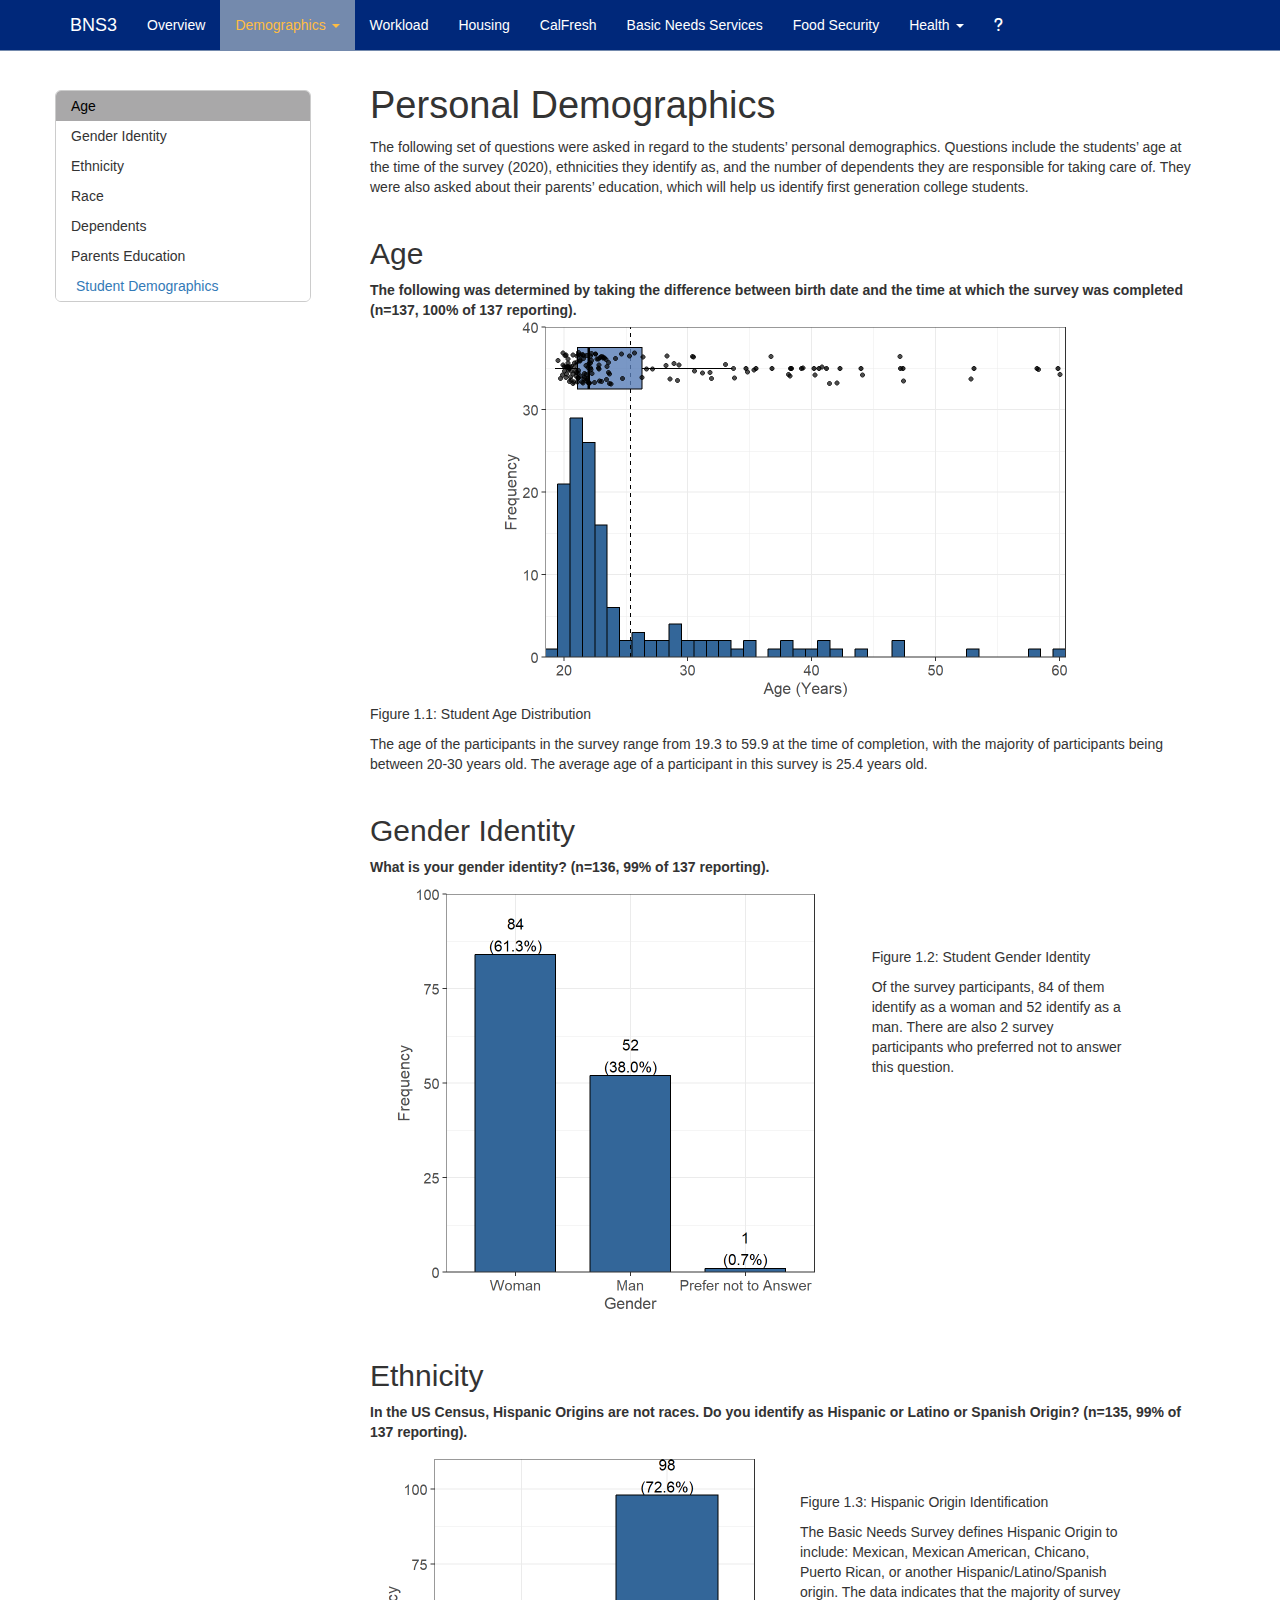
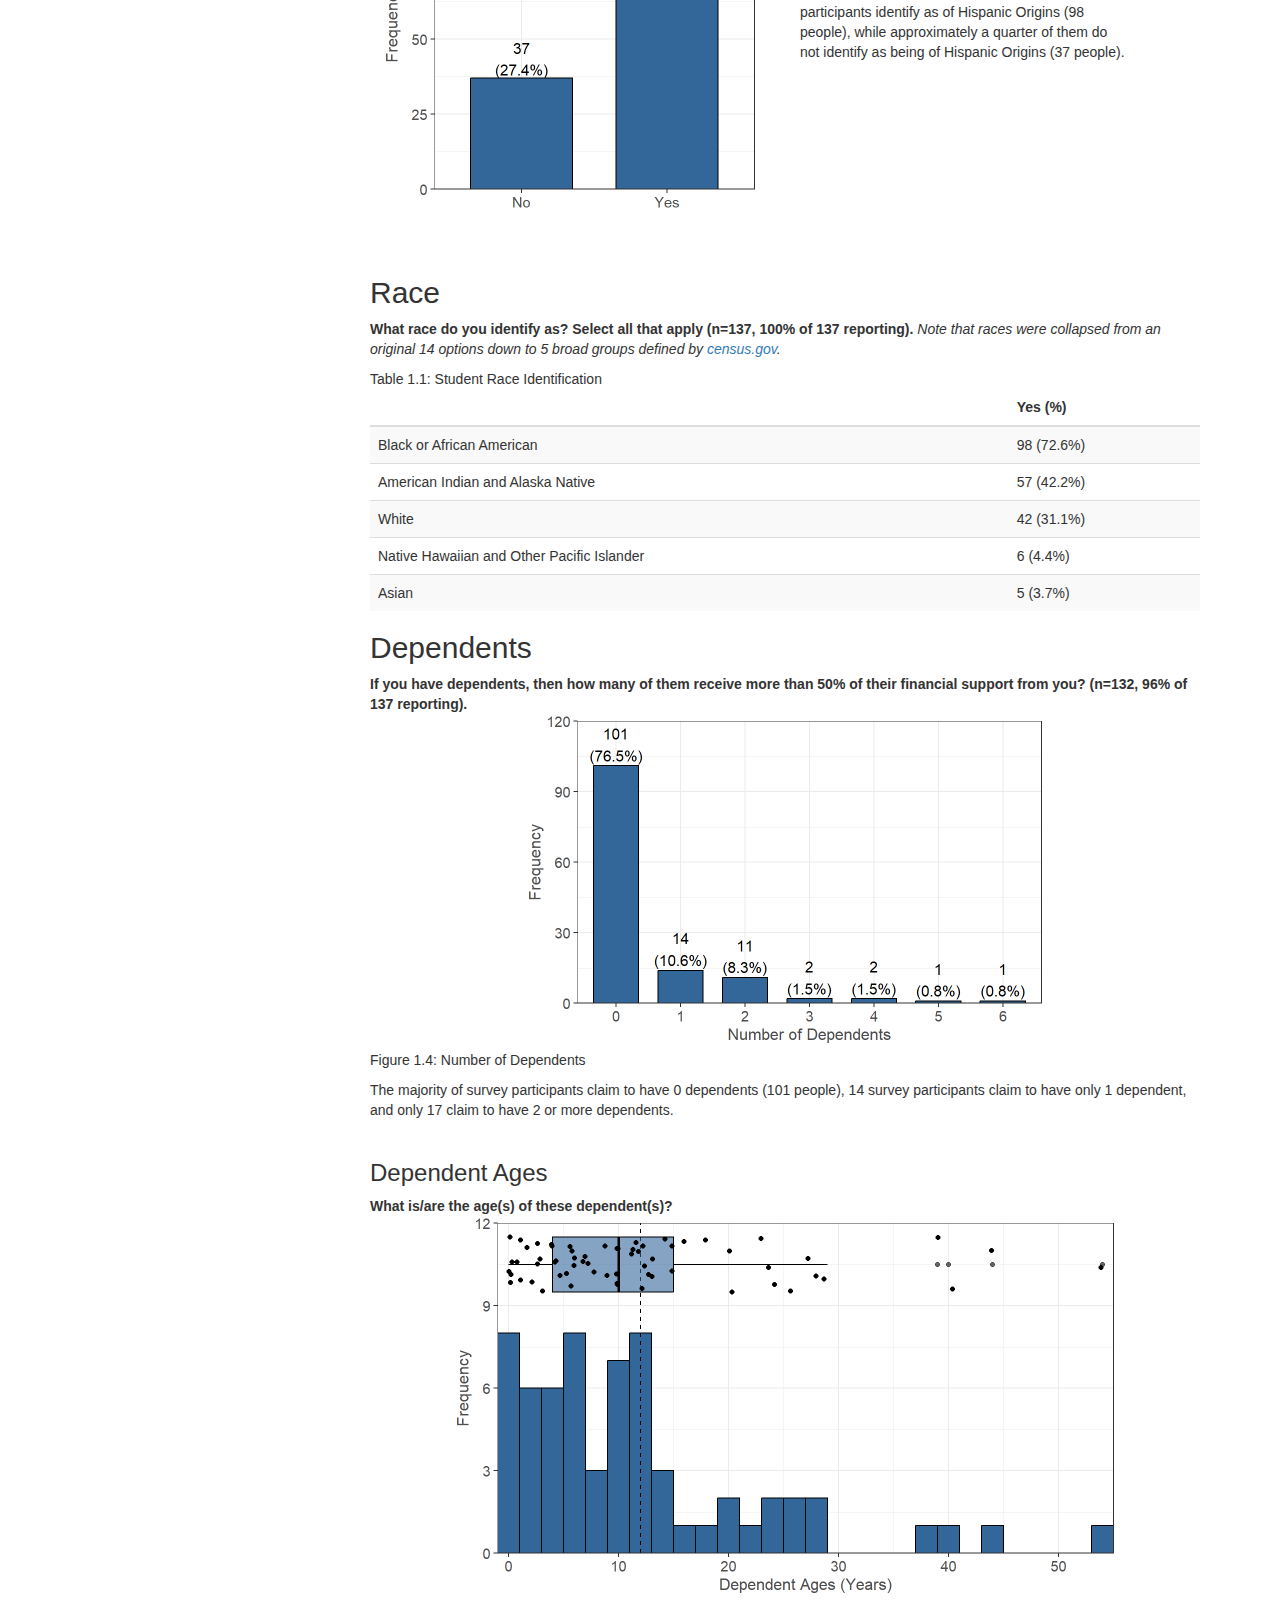
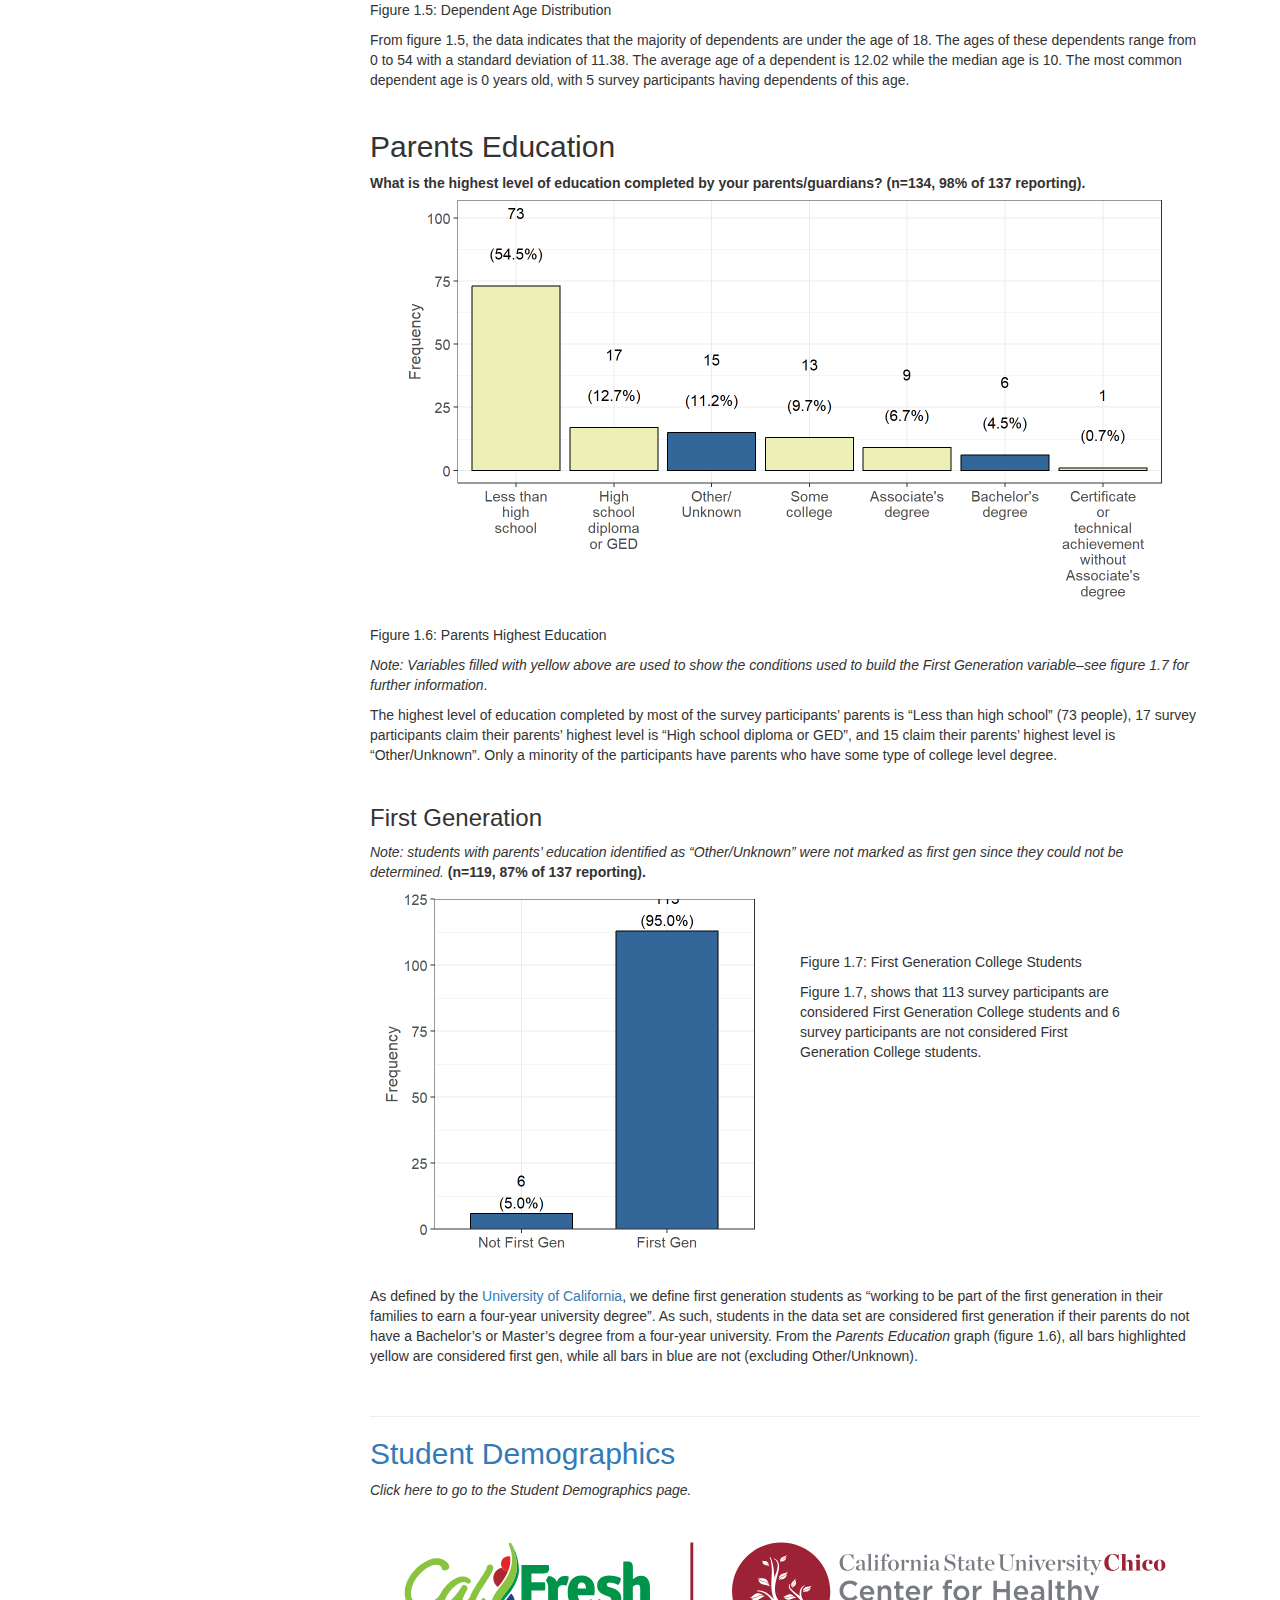
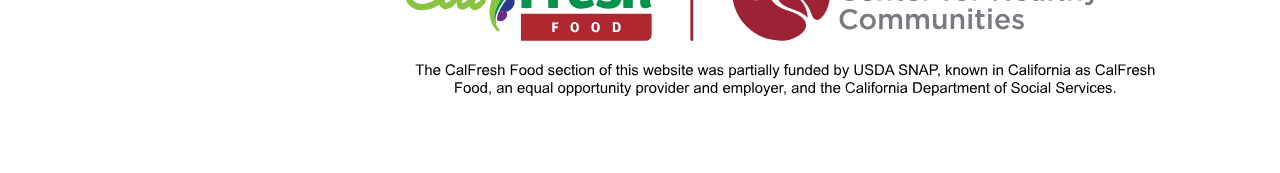
<file: Personal_Demo.html>
<!DOCTYPE html>

<html>

<head>

<meta charset="utf-8" />
<meta name="generator" content="pandoc" />
<meta http-equiv="X-UA-Compatible" content="IE=EDGE" />




<title>Personal Demographics</title>

<script src="site_libs/header-attrs-2.25/header-attrs.js"></script>
<script src="site_libs/jquery-3.6.0/jquery-3.6.0.min.js"></script>
<meta name="viewport" content="width=device-width, initial-scale=1" />
<link href="site_libs/bootstrap-3.3.5/css/bootstrap.min.css" rel="stylesheet" />
<script src="site_libs/bootstrap-3.3.5/js/bootstrap.min.js"></script>
<script src="site_libs/bootstrap-3.3.5/shim/html5shiv.min.js"></script>
<script src="site_libs/bootstrap-3.3.5/shim/respond.min.js"></script>
<style>h1 {font-size: 34px;}
       h1.title {font-size: 38px;}
       h2 {font-size: 30px;}
       h3 {font-size: 24px;}
       h4 {font-size: 18px;}
       h5 {font-size: 16px;}
       h6 {font-size: 12px;}
       code {color: inherit; background-color: rgba(0, 0, 0, 0.04);}
       pre:not([class]) { background-color: white }</style>
<script src="site_libs/jqueryui-1.13.2/jquery-ui.min.js"></script>
<link href="site_libs/tocify-1.9.1/jquery.tocify.css" rel="stylesheet" />
<script src="site_libs/tocify-1.9.1/jquery.tocify.js"></script>
<script src="site_libs/navigation-1.1/tabsets.js"></script>
<script src="site_libs/kePrint-0.0.1/kePrint.js"></script>
<link href="site_libs/lightable-0.0.1/lightable.css" rel="stylesheet" />
<link href="site_libs/font-awesome-6.4.2/css/all.min.css" rel="stylesheet" />
<link href="site_libs/font-awesome-6.4.2/css/v4-shims.min.css" rel="stylesheet" />

<style type="text/css">
  code{white-space: pre-wrap;}
  span.smallcaps{font-variant: small-caps;}
  span.underline{text-decoration: underline;}
  div.column{display: inline-block; vertical-align: top; width: 50%;}
  div.hanging-indent{margin-left: 1.5em; text-indent: -1.5em;}
  ul.task-list{list-style: none;}
    </style>







<link rel="stylesheet" href="styles.css" type="text/css" />



<style type = "text/css">
.main-container {
  max-width: 940px;
  margin-left: auto;
  margin-right: auto;
}
img {
  max-width:100%;
}
.tabbed-pane {
  padding-top: 12px;
}
.html-widget {
  margin-bottom: 20px;
}
button.code-folding-btn:focus {
  outline: none;
}
summary {
  display: list-item;
}
details > summary > p:only-child {
  display: inline;
}
pre code {
  padding: 0;
}
</style>


<style type="text/css">
.dropdown-submenu {
  position: relative;
}
.dropdown-submenu>.dropdown-menu {
  top: 0;
  left: 100%;
  margin-top: -6px;
  margin-left: -1px;
  border-radius: 0 6px 6px 6px;
}
.dropdown-submenu:hover>.dropdown-menu {
  display: block;
}
.dropdown-submenu>a:after {
  display: block;
  content: " ";
  float: right;
  width: 0;
  height: 0;
  border-color: transparent;
  border-style: solid;
  border-width: 5px 0 5px 5px;
  border-left-color: #cccccc;
  margin-top: 5px;
  margin-right: -10px;
}
.dropdown-submenu:hover>a:after {
  border-left-color: #adb5bd;
}
.dropdown-submenu.pull-left {
  float: none;
}
.dropdown-submenu.pull-left>.dropdown-menu {
  left: -100%;
  margin-left: 10px;
  border-radius: 6px 0 6px 6px;
}
</style>

<script type="text/javascript">
// manage active state of menu based on current page
$(document).ready(function () {
  // active menu anchor
  href = window.location.pathname
  href = href.substr(href.lastIndexOf('/') + 1)
  if (href === "")
    href = "index.html";
  var menuAnchor = $('a[href="' + href + '"]');

  // mark the anchor link active (and if it's in a dropdown, also mark that active)
  var dropdown = menuAnchor.closest('li.dropdown');
  if (window.bootstrap) { // Bootstrap 4+
    menuAnchor.addClass('active');
    dropdown.find('> .dropdown-toggle').addClass('active');
  } else { // Bootstrap 3
    menuAnchor.parent().addClass('active');
    dropdown.addClass('active');
  }

  // Navbar adjustments
  var navHeight = $(".navbar").first().height() + 15;
  var style = document.createElement('style');
  var pt = "padding-top: " + navHeight + "px; ";
  var mt = "margin-top: -" + navHeight + "px; ";
  var css = "";
  // offset scroll position for anchor links (for fixed navbar)
  for (var i = 1; i <= 6; i++) {
    css += ".section h" + i + "{ " + pt + mt + "}\n";
  }
  style.innerHTML = "body {" + pt + "padding-bottom: 40px; }\n" + css;
  document.head.appendChild(style);
});
</script>

<!-- tabsets -->

<style type="text/css">
.tabset-dropdown > .nav-tabs {
  display: inline-table;
  max-height: 500px;
  min-height: 44px;
  overflow-y: auto;
  border: 1px solid #ddd;
  border-radius: 4px;
}

.tabset-dropdown > .nav-tabs > li.active:before, .tabset-dropdown > .nav-tabs.nav-tabs-open:before {
  content: "\e259";
  font-family: 'Glyphicons Halflings';
  display: inline-block;
  padding: 10px;
  border-right: 1px solid #ddd;
}

.tabset-dropdown > .nav-tabs.nav-tabs-open > li.active:before {
  content: "\e258";
  font-family: 'Glyphicons Halflings';
  border: none;
}

.tabset-dropdown > .nav-tabs > li.active {
  display: block;
}

.tabset-dropdown > .nav-tabs > li > a,
.tabset-dropdown > .nav-tabs > li > a:focus,
.tabset-dropdown > .nav-tabs > li > a:hover {
  border: none;
  display: inline-block;
  border-radius: 4px;
  background-color: transparent;
}

.tabset-dropdown > .nav-tabs.nav-tabs-open > li {
  display: block;
  float: none;
}

.tabset-dropdown > .nav-tabs > li {
  display: none;
}
</style>

<!-- code folding -->



<style type="text/css">

#TOC {
  margin: 25px 0px 20px 0px;
}
@media (max-width: 768px) {
#TOC {
  position: relative;
  width: 100%;
}
}

@media print {
.toc-content {
  /* see https://github.com/w3c/csswg-drafts/issues/4434 */
  float: right;
}
}

.toc-content {
  padding-left: 30px;
  padding-right: 40px;
}

div.main-container {
  max-width: 1200px;
}

div.tocify {
  width: 20%;
  max-width: 260px;
  max-height: 85%;
}

@media (min-width: 768px) and (max-width: 991px) {
  div.tocify {
    width: 25%;
  }
}

@media (max-width: 767px) {
  div.tocify {
    width: 100%;
    max-width: none;
  }
}

.tocify ul, .tocify li {
  line-height: 20px;
}

.tocify-subheader .tocify-item {
  font-size: 0.90em;
}

.tocify .list-group-item {
  border-radius: 0px;
}


</style>



</head>

<body>


<div class="container-fluid main-container">


<!-- setup 3col/9col grid for toc_float and main content  -->
<div class="row">
<div class="col-xs-12 col-sm-4 col-md-3">
<div id="TOC" class="tocify">
</div>
</div>

<div class="toc-content col-xs-12 col-sm-8 col-md-9">




<div class="navbar navbar-default  navbar-fixed-top" role="navigation">
  <div class="container">
    <div class="navbar-header">
      <button type="button" class="navbar-toggle collapsed" data-toggle="collapse" data-bs-toggle="collapse" data-target="#navbar" data-bs-target="#navbar">
        <span class="icon-bar"></span>
        <span class="icon-bar"></span>
        <span class="icon-bar"></span>
      </button>
      <a class="navbar-brand" href="index.html">BNS3</a>
    </div>
    <div id="navbar" class="navbar-collapse collapse">
      <ul class="nav navbar-nav">
        <li>
  <a href="index.html">Overview</a>
</li>
<li class="dropdown">
  <a href="#" class="dropdown-toggle" data-toggle="dropdown" role="button" data-bs-toggle="dropdown" aria-expanded="false">
    Demographics
     
    <span class="caret"></span>
  </a>
  <ul class="dropdown-menu" role="menu">
    <li>
      <a href="Personal_Demo.html">Personal Demographics</a>
    </li>
    <li>
      <a href="Student_Demo.html">Student Demographics</a>
    </li>
  </ul>
</li>
<li>
  <a href="Workload.html">Workload</a>
</li>
<li>
  <a href="Housing.html">Housing</a>
</li>
<li>
  <a href="CalFresh.html">CalFresh</a>
</li>
<li>
  <a href="Basic_Needs.html">Basic Needs Services</a>
</li>
<li>
  <a href="Food_Security.html">Food Security</a>
</li>
<li class="dropdown">
  <a href="#" class="dropdown-toggle" data-toggle="dropdown" role="button" data-bs-toggle="dropdown" aria-expanded="false">
    Health
     
    <span class="caret"></span>
  </a>
  <ul class="dropdown-menu" role="menu">
    <li>
      <a href="Eating_Habits.html">Eating Habits</a>
    </li>
    <li>
      <a href="Physical_Activity.html">Physical Activity</a>
    </li>
    <li>
      <a href="Sleep.html">Sleep</a>
    </li>
    <li>
      <a href="Mental_Health.html">Mental Health</a>
    </li>
  </ul>
</li>
<li>
  <a href="Instructions.html">
    <span class="fa fa-question"></span>
     
  </a>
</li>
      </ul>
      <ul class="nav navbar-nav navbar-right">
        
      </ul>
    </div><!--/.nav-collapse -->
  </div><!--/.container -->
</div><!--/.navbar -->

<div id="header">



<h1 class="title toc-ignore">Personal Demographics</h1>

</div>


<p>The following set of questions were asked in regard to the students’
personal demographics. Questions include the students’ age at the time
of the survey (2020), ethnicities they identify as, and the number of
dependents they are responsible for taking care of. They were also asked
about their parents’ education, which will help us identify first
generation college students.</p>
<p><br></p>
<div id="age" class="section level2">
<h2>Age</h2>
<p><strong>The following was determined by taking the difference between
birth date and the time at which the survey was completed (n=137, 100%
of 137 reporting).</strong>
<img src="Personal_Demo_files/figure-html/unnamed-chunk-2-1.png" width="576" style="display: block; margin: auto;" />
Figure 1.1: Student Age Distribution</p>
<p>The age of the participants in the survey range from 19.3 to 59.9 at
the time of completion, with the majority of participants being between
20-30 years old. The average age of a participant in this survey is 25.4
years old.</p>
<p><br /></p>
</div>
<div id="gender-identity" class="section level2">
<h2>Gender Identity</h2>
<p><strong>What is your gender identity? (n=136, 99% of 137
reporting).</strong></p>
<div class="row">
<div class="col-md-7">
<p><img src="Personal_Demo_files/figure-html/unnamed-chunk-3-1.png" width="432" style="display: block; margin: auto;" /></p>
</div>
<div class="col-md-4">
<p><br><br><br>Figure 1.2: Student Gender Identity <br></p>
<p>Of the survey participants, 84 of them identify as a woman and 52
identify as a man. There are also 2 survey participants who preferred
not to answer this question.</p>
</div>
</div>
<p><br /></p>
</div>
<div id="ethnicity" class="section level2">
<h2>Ethnicity</h2>
<p><strong>In the US Census, Hispanic Origins are not races. Do you
identify as Hispanic or Latino or Spanish Origin? (n=135, 99% of 137
reporting).</strong></p>
<div class="row">
<div class="col-md-6">
<p><img src="Personal_Demo_files/figure-html/unnamed-chunk-4-1.png" width="384" style="display: block; margin: auto;" /></p>
</div>
<div class="col-md-5">
<p><br><br>Figure 1.3: Hispanic Origin Identification <br></p>
<p>The Basic Needs Survey defines Hispanic Origin to include: Mexican,
Mexican American, Chicano, Puerto Rican, or another
Hispanic/Latino/Spanish origin. The data indicates that the majority of
survey participants identify as of Hispanic Origins (98 people), while
approximately a quarter of them do not identify as being of Hispanic
Origins (37 people).</p>
</div>
</div>
<p><br /></p>
</div>
<div id="race" class="section level2">
<h2>Race</h2>
<p><strong>What race do you identify as? Select all that apply (n=137,
100% of 137 reporting).</strong> <em>Note that races were collapsed from
an original 14 options down to 5 broad groups defined by <a
href="https://www.census.gov/quickfacts/fact/note/US/RHI625219">census.gov</a>.</em></p>
Table 1.1: Student Race Identification
<table class="table table-striped" style="margin-left: auto; margin-right: auto;">
<thead>
<tr>
<th style="text-align:left;">
</th>
<th style="text-align:left;">
Yes (%)
</th>
</tr>
</thead>
<tbody>
<tr>
<td style="text-align:left;">
Black or African American
</td>
<td style="text-align:left;">
98 (72.6%)
</td>
</tr>
<tr>
<td style="text-align:left;">
American Indian and Alaska Native
</td>
<td style="text-align:left;">
57 (42.2%)
</td>
</tr>
<tr>
<td style="text-align:left;">
White
</td>
<td style="text-align:left;">
42 (31.1%)
</td>
</tr>
<tr>
<td style="text-align:left;">
Native Hawaiian and Other Pacific Islander
</td>
<td style="text-align:left;">
6 (4.4%)
</td>
</tr>
<tr>
<td style="text-align:left;">
Asian
</td>
<td style="text-align:left;">
5 (3.7%)
</td>
</tr>
</tbody>
</table>
</div>
<div id="dependents" class="section level2">
<h2>Dependents</h2>
<p><strong>If you have dependents, then how many of them receive more
than 50% of their financial support from you? (n=132, 96% of 137
reporting).</strong>
<img src="Personal_Demo_files/figure-html/unnamed-chunk-7-1.png" width="528" style="display: block; margin: auto;" />
Figure 1.4: Number of Dependents</p>
<p>The majority of survey participants claim to have 0 dependents (101
people), 14 survey participants claim to have only 1 dependent, and only
17 claim to have 2 or more dependents.</p>
<p><br></p>
<div id="dependent-ages" class="section level3">
<h3>Dependent Ages</h3>
<p><strong>What is/are the age(s) of these dependent(s)?</strong>
<img src="Personal_Demo_files/figure-html/unnamed-chunk-8-1.png" width="672" style="display: block; margin: auto;" />
Figure 1.5: Dependent Age Distribution</p>
<p>From figure 1.5, the data indicates that the majority of dependents
are under the age of 18. The ages of these dependents range from 0 to 54
with a standard deviation of 11.38. The average age of a dependent is
12.02 while the median age is 10. The most common dependent age is 0
years old, with 5 survey participants having dependents of this age.</p>
<p><br></p>
</div>
</div>
<div id="parents-education" class="section level2">
<h2>Parents Education</h2>
<p><strong>What is the highest level of education completed by your
parents/guardians? (n=134, 98% of 137 reporting).</strong>
<img src="Personal_Demo_files/figure-html/unnamed-chunk-9-1.png" width="768" style="display: block; margin: auto;" />
Figure 1.6: Parents Highest Education</p>
<p><em>Note: Variables filled with yellow above are used to show the
conditions used to build the First Generation variable–see figure 1.7
for further information</em>.</p>
<p>The highest level of education completed by most of the survey
participants’ parents is “Less than high school” (73 people), 17 survey
participants claim their parents’ highest level is “High school diploma
or GED”, and 15 claim their parents’ highest level is “Other/Unknown”.
Only a minority of the participants have parents who have some type of
college level degree.</p>
<p><br /></p>
<div id="first-generation" class="section level3">
<h3>First Generation</h3>
<p><em>Note: students with parents’ education identified as
“Other/Unknown” were not marked as first gen since they could not be
determined.</em> <strong>(n=119, 87% of 137 reporting).</strong></p>
<div class="row">
<div class="col-md-6">
<p><img src="Personal_Demo_files/figure-html/unnamed-chunk-10-1.png" width="384" style="display: block; margin: auto;" /></p>
</div>
<div class="col-md-5">
<p><br><br><br>Figure 1.7: First Generation College Students <br></p>
<p>Figure 1.7, shows that 113 survey participants are considered First
Generation College students and 6 survey participants are not considered
First Generation College students.</p>
</div>
</div>
<p>As defined by the <a
href="https://www.universityofcalifornia.edu/sites/default/files/First-Generation%20Student%20Success%20at%20UC%208-2017.pdf">University
of California</a>, we define first generation students as “working to be
part of the first generation in their families to earn a four-year
university degree”. As such, students in the data set are considered
first generation if their parents do not have a Bachelor’s or Master’s
degree from a four-year university. From the <em>Parents Education</em>
graph (figure 1.6), all bars highlighted yellow are considered first
gen, while all bars in blue are not (excluding Other/Unknown).</p>
<p><br /></p>
<hr />
</div>
</div>
<div id="student-demographics" class="section level2">
<h2><a href="Student_Demo.html">Student Demographics</a></h2>
<p><em>Click here to go to the Student Demographics page.</em></p>
</div>

<?xml version="1.0" encoding="utf-8"?>
<!-- Generator: Adobe Illustrator 28.3.0, SVG Export Plug-In . SVG Version: 6.00 Build 0)  -->
<svg version="1.1" id="Layer_1" xmlns="http://www.w3.org/2000/svg" xmlns:xlink="http://www.w3.org/1999/xlink" x="0px" y="0px"
	 viewBox="0 0 1200 316" style="enable-background:new 0 0 1200 316;" xml:space="preserve">
<style type="text/css">
	.st0{fill:#AF2830;}
	.st1{fill:#8AC340;}
	.st2{fill:#00944B;}
	.st3{fill:none;}
	.st4{fill:#722B82;}
	.st5{fill:#E72429;}
	.st6{fill:#2A3B8E;}
	.st7{fill:#FFFFFF;}
	.st8{fill:#9D2235;}
	.st9{fill:#787C82;}
</style>
<g>
	<g>
		<g>
			<path class="st0" d="M396.9,189c7.4,0,10.3-3.5,10.3-9.5c0-6,0-29.4,0-29.4h-189V189C218.2,189,389.5,189,396.9,189z"/>
			<path class="st1" d="M162.6,127.9c-1.7,1.7-2.4,2.4-3.7,3.4c-1.2,1-2.3,1.8-3.3,2.5c-1,0.6-1.7,1-2.3,1.2
				c-0.7,0.3-1.1,0.3-1.3,0.3c-0.1,0-0.2,0-0.3,0c0-0.1-0.1-0.3-0.1-0.6c0-0.4,0-1.3,0.7-3.4c0.7-2.1,1.8-4.6,3.2-7.5
				c1.4-2.9,3.3-6.2,5.7-9.9c0.8-1.2,1.6-2.5,2.5-3.8c0.9-1.3,1.7-2.6,2.5-3.8c2.8-4.1,5.3-8.1,7.6-11.8c2.3-3.8,3.7-7.3,4.3-10.5
				c0.2-1.2-0.1-2.4-0.8-3.4c-0.8-1-1.8-1.7-3-1.9c-1.3-0.2-2.5,0.1-3.5,0.8c-1.1,0.7-1.7,1.7-1.9,2.9c-0.2,1-0.6,2.3-1.3,3.7
				c-0.7,1.5-1.6,3.1-2.5,4.7c-1,1.7-2,3.4-3.2,5.1c-1.2,1.8-2.3,3.5-3.4,5.2c-0.9,1.3-1.8,2.6-2.6,3.9c-0.8,1.2-1.7,2.5-2.5,3.9
				c-4.6,7.2-7.7,13.3-9.4,17.9c-1.3,1.4-2.6,2.7-4,3.9c-2,1.9-3.6,3.1-4.7,3.5c-1.3,0.5-1.7,0.5-1.7,0.5c0,0-0.2-0.2-0.3-1
				c-0.1-0.8,0-2,0.3-3.4c0.3-1.5,0.9-3.4,1.9-5.7c0.9-2.3,2.4-5,4.2-8c0,0,0-0.1,0-0.1c0.1-0.3,0.3-0.6,0.6-1
				c0.7-1.1,0.9-2.3,0.6-3.5c-0.3-1.2-1-2.2-2.1-2.9c-1.1-0.7-2.3-0.9-3.5-0.6c-1.2,0.3-2.2,1-2.8,2.1c-0.2,0.2-0.3,0.4-0.4,0.6
				c-0.1,0.2-0.3,0.4-0.4,0.7c-2.3,3.8-4.7,7.2-7.1,10.1c-2.4,2.9-4.7,5.4-6.8,7.3c-2.1,1.9-3.9,3.3-5.5,4.1
				c-1.4,0.7-2.4,0.9-3.1,0.5c-0.1-0.1-0.3-0.2-0.7-0.7c-0.1-0.1-0.3-0.6-0.2-1.9c0.1-1.2,0.5-2.6,1.2-4.3c0.1-0.1,0.1-0.2,0.2-0.3
				c0.2-0.4,0.5-0.9,0.6-1.4c0.1-0.1,0.1-0.2,0.2-0.3c1.3-2.5,3.1-5.1,5.2-7.6c2.1-2.6,4.5-5,7.1-7.1c2.6-2.2,5.1-3.8,7.7-5
				c4-1.8,7.1-1.8,9.5,0.1c1.1,0.9,2.1,1.2,3.1,1c1-0.2,1.7-0.6,2.2-1.3c0.5-0.7,0.6-1.6,0.5-2.6c-0.1-1-0.7-2-1.8-2.8
				c-2.5-2-5.4-3.2-8.7-3.5c-3.3-0.3-6.8,0.4-10.4,2c-3.2,1.4-6.3,3.4-9.3,5.9c-3,2.5-5.7,5.3-8.1,8.3c-2.1,2.7-3.9,5.4-5.3,8.3
				c-0.2,0.3-0.4,0.6-0.6,0.9c-0.4,0.7-0.8,1.4-1.3,2.1c-0.4,0.7-0.9,1.3-1.4,1.9c-1.7,1.8-3.7,3.5-6,4.9c-2.3,1.4-4.7,2.5-7.1,3.4
				c-1.8,0.6-3.7,1.1-5.6,1.4c-1.9,0.4-3.8,0.5-5.7,0.5c-1.9-0.1-3.7-0.4-5.4-0.9c-1.7-0.5-3.4-1.4-5-2.6c-2.3-1.7-3.8-3.9-4.4-6.8
				c-0.6-2.9-0.7-6-0.2-9.1c0.5-3.2,1.4-6.4,2.8-9.4c1.3-3.1,2.7-5.7,4.2-7.9c2.6-3.7,5.6-7.2,8.8-10c3.3-2.9,9.2-6.8,14.1-8.7
				c4.5-1.7,8.3-1.9,11-0.4c2.3,1.3,3.3,3.4,3.5,4.5c0.4,1.7,1.6,2.8,3.5,3c2.7,0.3,6-1.5,6.9-3.6c1.7-4.1-2.4-8.6-6.8-11.4
				c-1.9-1.2-4.1-2.1-6.4-2.5c-2.4-0.4-4.9-0.5-7.3-0.1c-2.4,0.4-4.7,0.9-7,1.8c-2.3,0.8-4.5,1.9-6.7,3.1c-2.1,1.2-4.1,2.5-6,3.8
				c-4.2,3-8,6.4-11.3,10.3c-3.4,3.9-6.2,8.2-8.4,12.8c-1.1,2.3-2.1,4.8-2.8,7.4c-0.8,2.7-1.2,5.3-1.4,8c-0.2,2.7-0.1,5.3,0.3,8
				c0.4,2.7,1.3,5.2,2.6,7.6c2,3.7,4.8,6.5,8.4,8.5c3.6,2,7.4,3.2,11.4,3.6c1.2,0.1,2.4,0.2,3.6,0.2c3.5,0,7.1-0.6,10.6-1.7
				c4.7-1.5,9-3.6,12.9-6.2c0.1,0,0.1-0.1,0.2-0.1c0.1,0.1,0.1,0.3,0.2,0.4c0.9,1.9,2.4,3.5,4.3,4.6c1.4,0.9,3.1,1.4,4.9,1.4
				c1.8,0,3.6-0.4,5.3-1.2c1.7-0.9,3.3-2,4.8-3.2c1.5-1.3,2.9-2.7,4.2-4.3c0.5-0.6,1-1.2,1.4-1.8c0,0.5,0,0.9,0,1.4
				c0.1,1.4,0.3,2.7,0.6,3.8c0.3,1.1,0.7,2,1.2,2.9c0.5,0.9,1,1.4,1.5,1.7c1.7,1,3.3,1.6,4.8,1.6c0.1,0,0.2,0,0.3,0
				c1.7,0,3.4-0.5,5-1.4c1.6-0.9,3.2-2.1,4.7-3.6c0.3,0.8,0.7,1.5,1.2,2.1c0.7,0.8,1.4,1.4,2.1,1.9c0.8,0.5,1.6,0.8,2.3,1.1
				c0.8,0.3,1.7,0.5,2.6,0.5c0.1,0,0.1,0,0.2,0c1.5,0,3.2-0.5,4.8-1.5c1.7-1,3.4-2.3,5-3.9c1.6-1.5,2.5-2.5,4.8-5.2
				C169.2,130.7,165.5,125,162.6,127.9z"/>
			<g>
				<path class="st2" d="M233.4,91.7v7.1v5.7h19.4c0.5,1.8,0.7,3.8,0.7,6s-0.2,4.1-0.7,6h-19.4v25c-1.9,0.4-4.3,0.5-7.2,0.5
					c-2.9,0-5.3-0.2-7.2-0.5V80l0.6-0.5h38.8c0.4,1.5,0.5,3.4,0.5,5.6c0,2.3-0.6,3.9-1.9,5c-1.2,1.1-3.2,1.6-5.9,1.6H233.4z"/>
				<path class="st2" d="M254.2,102.6c0.3-1.2,0.9-2.6,1.7-4c0.8-1.5,1.7-2.6,2.5-3.2c5.6,0.4,9.4,3.2,11.6,8.2
					c2.3-5.4,6.1-8.2,11.3-8.2c1.6,0,3.6,0.2,6,0.7c0,1.9-0.3,4.1-1,6.7c-0.6,2.6-1.5,4.8-2.6,6.6c-1-0.4-2.6-0.7-4.6-0.9
					c-3,0-5.5,1.5-7.4,4.6v28.2c-2,0.4-4.3,0.5-7,0.5c-2.7,0-5.1-0.2-7.1-0.5v-29.3C257.6,107.5,256.5,104.4,254.2,102.6z"/>
				<path class="st2" d="M324,123.3h-23.6c0.1,2.7,0.8,4.8,2.1,6.3c1.3,1.5,3.3,2.2,6.2,2.2c1.4,0,3.1-0.2,5-0.6
					c1.9-0.4,4.1-1.1,6.5-2c2,2.1,3.2,4.8,3.7,8.3c-4.8,3.4-10.7,5.2-17.8,5.2c-3.8,0-7-0.6-9.6-1.8c-2.6-1.2-4.7-2.9-6.3-5.1
					c-1.6-2.2-2.7-4.7-3.4-7.7c-0.7-3-1-6.2-1-9.7c0-3.4,0.4-6.5,1.2-9.4c0.8-2.9,2.1-5.4,3.7-7.5c1.7-2.1,3.8-3.8,6.3-5
					c2.6-1.2,5.6-1.8,9-1.8c2.9,0,5.5,0.5,7.8,1.4c2.3,1,4.3,2.3,5.9,4c1.6,1.7,2.9,3.7,3.8,6.1c0.9,2.4,1.3,4.9,1.3,7.7
					C325.1,117.7,324.8,120.8,324,123.3z M300.3,113.5h11.9v-1c0-2.2-0.5-4.1-1.5-5.5c-1-1.4-2.5-2.2-4.5-2.2c-1.9,0-3.3,0.7-4.3,2
					S300.4,110.4,300.3,113.5z"/>
				<path class="st2" d="M327.1,138.2c0.1-1.6,0.5-3.3,1.2-5.2c0.8-1.9,1.6-3.4,2.7-4.4c4.8,2.5,9,3.8,12.6,3.8c1.7,0,3-0.3,3.9-0.9
					c0.9-0.6,1.4-1.3,1.4-2.3c0-1.8-1.4-3.2-4.2-4.1l-5-1.9c-7.5-2.8-11.3-7.3-11.3-13.6c0-4.6,1.6-8.2,4.8-10.9
					c3.2-2.7,7.4-4,12.8-4c2.7,0,5.6,0.4,8.8,1.1c3.2,0.8,5.8,1.6,7.9,2.7c0.1,1.7-0.2,3.6-1,5.6c-0.8,2-1.8,3.5-2.9,4.3
					c-5.1-2.3-9.3-3.4-12.7-3.4c-1.2,0-2.1,0.3-2.8,0.8c-0.6,0.5-1,1.2-1,2.1c0,1.4,1.1,2.6,3.4,3.4l5.6,2c8,2.8,12.1,7.7,12.1,14.6
					c0,4.5-1.7,8.1-5,10.8s-8.1,4-14.2,4C338,142.7,332.3,141.2,327.1,138.2z"/>
				<path class="st2" d="M404.8,111.4V130c0,4,0.7,7,2.3,8.9c-2.3,2-5,3.1-8.3,3.1c-3.1,0-5.3-0.7-6.4-2.2c-1.1-1.4-1.7-3.6-1.7-6.6
					V114c0-2.1-0.3-3.6-0.8-4.6c-0.6-1-1.6-1.5-3.2-1.5c-0.9,0-2,0.2-3.1,0.7c-1.2,0.5-2.4,1.3-3.6,2.4v30.2c-2,0.4-4.3,0.5-6.9,0.5
					c-2.6,0-4.9-0.2-6.9-0.5v-66l0.6-0.6h5.6c2.9,0,4.9,0.6,6,1.9c1.1,1.3,1.7,3.5,1.7,6.6v17.1c4-3.3,8.1-5,12.1-5
					c4,0,7.1,1.5,9.3,4.4C403.7,102.6,404.8,106.5,404.8,111.4z"/>
			</g>
			<g>
				<path class="st3" d="M204.1,61.5c0.1,0.4,0.2,0.9,0.3,1.5C204.3,62.5,204.2,62,204.1,61.5z"/>
				<path class="st3" d="M185.3,114.4c0.5-0.6,0.9-1.2,1.4-1.9c-1.2,1.5-2.3,2.9-3.3,4.3C184,116,184.6,115.2,185.3,114.4z"/>
				<path class="st4" d="M187,145.8c-2.4,5.2-3.5,9.7-3.3,13.5c1.8,1.1,4,1.6,6.3,1.3c5.3-0.7,9-5.5,8.2-10.8c-0.1-1-0.5-2-0.9-2.8
					c-0.4,0.1-0.9,0.2-1.3,0.3C192.8,147.8,189.7,147.2,187,145.8z"/>
				<path class="st0" d="M199.5,88.9c-3.6-0.2-6.8-2.3-8.6-5.3c-7.5,1.4-13,8.1-12.6,15.8c0.2,5,2.8,9.4,6.7,12.1
					c3.8-4.4,10.1-12.6,14.2-21.8C199.3,89.4,199.4,89.1,199.5,88.9z"/>
				<path class="st5" d="M199.5,88.9c3.4-8,3.6-16.1,3.2-21.5c-1-0.3-2-0.4-3-0.4c-5.9,0.2-10.5,5.4-10.3,11.4
					c0.1,1.9,0.7,3.6,1.6,5.2C192.7,86.6,195.9,88.7,199.5,88.9z"/>
				<path class="st6" d="M203.9,120.8c-0.7,0.9-1.4,1.8-2.1,2.7c-6.9,8.4-11.8,15.8-14.7,22.3c2.7,1.3,5.8,1.9,8.9,1.5
					c0.5-0.1,0.9-0.2,1.3-0.3c7.6-1.7,12.8-9,11.7-16.8C208.5,126.4,206.6,123.2,203.9,120.8z"/>
				<polygon class="st2" points="204.2,47.8 201.6,47 204.2,47.8 				"/>
				<path class="st2" d="M200.1,122.2c11.3-13.8,14.2-25.8,15-30.7c1.2-13.2-2.3-27.8-10.7-43.3l0,0c11.7,26.7,10.7,46.2-3.3,65.1
					l0,0c-22.7,27.6-27.2,45.6-14.6,58.6l0,0l0,0c-3.5-3.7-5-7.8-5-12.2C180.9,150.5,187,138.2,200.1,122.2z"/>
				<polygon class="st2" points="186.9,172.2 186.7,172.2 186.9,175.1 				"/>
				<path class="st1" d="M201.1,113.4L201.1,113.4c14.1-18.9,15.1-38.4,3.4-65.1l0,0l-0.2-0.4l0,0l-2.6-0.8l-1.2,2.5l0.2,0.4
					c1.7,3.9,2.8,7.7,3.6,11.3l0,0c0,0.1,0,0.1,0,0.2c0.1,0.5,0.2,1,0.3,1.5c0.8,5,1.8,16.4-3.2,27.6c-3.5,7.8-9.4,15.3-14.6,22
					c-0.5,0.6-0.9,1.2-1.4,1.9c-0.7,0.8-1.3,1.6-1.9,2.5c-0.6,0.8-1.1,1.5-1.6,2.2c-12.7,18.4-12.2,41.5,1.8,55.8l0.3,0.3l2.9-0.1
					l0.2-2.9v0l-0.4-0.3l0,0C173.8,159,178.3,140.9,201.1,113.4z"/>
			</g>
			<g>
				<path class="st7" d="M266.7,165.2l0.2,1.6v1.4h4.5c0.1,0.4,0.2,0.8,0.2,1.3c0,0.5-0.1,0.9-0.2,1.3h-4.5v5.5
					c-0.4,0.1-1,0.1-1.7,0.1c-0.7,0-1.2,0-1.7-0.1v-13.7l0.1-0.1h8.6c0.1,0.3,0.1,0.8,0.1,1.3c0,0.5-0.1,0.9-0.4,1.1
					c-0.3,0.2-0.7,0.4-1.3,0.4H266.7z"/>
				<path class="st7" d="M292.1,175.4c-1.5-1.2-2.2-3.2-2.2-6c0-1.2,0.1-2.3,0.4-3.2c0.3-0.9,0.7-1.7,1.2-2.3
					c0.5-0.6,1.2-1.1,1.9-1.4c0.8-0.3,1.6-0.5,2.5-0.5c0.9,0,1.8,0.2,2.6,0.5c0.8,0.3,1.4,0.8,1.9,1.4c0.5,0.6,0.9,1.4,1.2,2.3
					c0.3,0.9,0.4,2,0.4,3.2c0,1.2-0.1,2.2-0.4,3.2c-0.3,0.9-0.7,1.7-1.2,2.3c-0.5,0.6-1.2,1.1-1.9,1.4c-0.8,0.3-1.6,0.5-2.6,0.5
					C294.5,176.7,293.2,176.2,292.1,175.4z M293.8,172.5c0.4,1.1,1.1,1.6,2.2,1.6c0.6,0,1-0.1,1.4-0.4c0.3-0.3,0.6-0.6,0.8-1.1
					c0.2-0.4,0.3-0.9,0.4-1.4c0.1-0.5,0.1-1.1,0.1-1.6c0-0.5,0-1-0.1-1.6c0-0.6-0.1-1.1-0.3-1.7c-0.2-0.5-0.4-0.9-0.8-1.3
					c-0.4-0.3-0.9-0.5-1.6-0.5c-0.7,0-1.2,0.2-1.5,0.5c-0.3,0.3-0.6,0.8-0.8,1.2c-0.2,0.5-0.3,1-0.3,1.6c0,0.6-0.1,1-0.1,1.5
					c0,0.6,0,1.2,0.1,1.7C293.5,171.5,293.6,172,293.8,172.5z"/>
				<path class="st7" d="M322.3,175.4c-1.5-1.2-2.2-3.2-2.2-6c0-1.2,0.1-2.3,0.4-3.2c0.3-0.9,0.7-1.7,1.2-2.3
					c0.5-0.6,1.2-1.1,1.9-1.4c0.8-0.3,1.6-0.5,2.5-0.5c0.9,0,1.8,0.2,2.6,0.5c0.8,0.3,1.4,0.8,1.9,1.4c0.5,0.6,0.9,1.4,1.2,2.3
					c0.3,0.9,0.4,2,0.4,3.2c0,1.2-0.1,2.2-0.4,3.2c-0.3,0.9-0.7,1.7-1.2,2.3c-0.5,0.6-1.2,1.1-1.9,1.4c-0.8,0.3-1.6,0.5-2.6,0.5
					C324.6,176.7,323.3,176.2,322.3,175.4z M324,172.5c0.4,1.1,1.1,1.6,2.2,1.6c0.6,0,1-0.1,1.4-0.4c0.3-0.3,0.6-0.6,0.8-1.1
					c0.2-0.4,0.3-0.9,0.4-1.4c0.1-0.5,0.1-1.1,0.1-1.6c0-0.5,0-1-0.1-1.6c0-0.6-0.1-1.1-0.3-1.7c-0.2-0.5-0.4-0.9-0.8-1.3
					c-0.4-0.3-0.9-0.5-1.6-0.5c-0.7,0-1.2,0.2-1.5,0.5c-0.3,0.3-0.6,0.8-0.8,1.2c-0.2,0.5-0.3,1-0.3,1.6c0,0.6-0.1,1-0.1,1.5
					c0,0.6,0,1.2,0.1,1.7C323.7,171.5,323.8,172,324,172.5z"/>
				<path class="st7" d="M360.1,175.5c-0.4,0.4-1,0.6-1.7,0.8c-0.7,0.2-1.5,0.2-2.4,0.2c-0.4,0-1,0-1.8,0c-0.8,0-1.8,0-3-0.1
					l-0.1-0.1v-13.8l0.1-0.1c0.8,0,1.6,0,2.5-0.1s1.8,0,2.7,0c1.2,0,2.1,0.2,2.9,0.6c0.8,0.4,1.4,0.9,1.9,1.5s0.8,1.4,1,2.3
					c0.2,0.9,0.3,1.8,0.3,2.8c0,1.4-0.2,2.6-0.5,3.6C361.6,173.9,361,174.8,360.1,175.5z M356.4,173.9c1.8,0,2.7-1.5,2.7-4.5
					c0-3-0.9-4.6-2.7-4.6c-0.4,0-0.8,0-1.2,0c-0.3,0-0.6,0-0.9,0v9.2c0.2,0,0.5,0,0.9,0C355.6,173.9,355.9,173.9,356.4,173.9z"/>
			</g>
		</g>
		<rect x="463.2" y="47" class="st8" width="4.2" height="142"/>
		<g>
			<g>
				<g>
					<path class="st9" d="M679,76.2c0-7.4,5.4-12.5,12.2-12.5c2.4,0,4.4,0.6,6,1.4l1.5-1.6h0.3v8.1h-0.4c-1.8-4.7-4.2-7.3-7.8-7.3
						c-4,0-7.3,3.6-7.3,11.5c0,7.8,4.2,10.9,8.2,10.9c3.8,0,6.5-2.4,8-5.6l0.6,0.3c-1.4,3.3-4.4,6.6-9.7,6.6
						C683.6,88.1,679,83.4,679,76.2"/>
					<path class="st9" d="M711.8,84.3v-5c-4.4,0.9-5.4,1.8-5.4,4.1c0,1.6,0.8,2.7,2.5,2.7C710,86.2,711.1,85.2,711.8,84.3 M702.6,84
						c0-1.3,0.6-2.6,2-3.4c2.5-1.4,6.4-1.6,7.1-1.9v-2.4c0-2.5-0.7-3.7-2.7-3.7c-1.1,0-2.2,0.4-2.8,1c0.6,0.5,0.9,1.1,0.9,1.8
						c0,1.2-0.7,2-2,2c-1.2,0-1.9-0.9-1.9-2c0-2,2.4-3.4,6.2-3.4c3.8,0,5.8,1.5,5.8,4.9v7.8c0,1.6,0.6,2.3,2.5,1.5l0.1,0.3
						c-1.2,0.7-2,1.1-3.2,1.1c-1.9,0-2.6-0.8-2.8-2.6h-0.1c-1.3,1.5-2.8,2.6-4.9,2.6C703.9,87.7,702.6,85.9,702.6,84"/>
					<path class="st9" d="M718.4,87.1c1.9,0,2.4-0.3,2.4-1.3V65.9c0-1.1-0.3-1.6-2.7-1.7v-0.4l6.2-0.2v22.2c0,1,0.4,1.2,2.4,1.3v0.4
						h-8.3V87.1z"/>
					<path class="st9" d="M730.1,67c0-1.4,0.9-2.3,2.2-2.3c1.3,0,2.2,0.9,2.2,2.2c0,1.3-0.9,2.3-2.2,2.3
						C730.9,69.2,730.1,68.4,730.1,67 M728.2,87.1c1.9,0,2.4-0.3,2.4-1.3V74.4c0-1-0.5-1.6-2.4-1.7v-0.4l5.9-0.2v13.8
						c0,1,0.4,1.2,2.4,1.3v0.4h-8.4V87.1z"/>
					<path class="st9" d="M738.1,87.1c1.9,0,2.4-0.3,2.4-1.3V73.3h-2.9v-0.4l2.9-0.7v-1.3c0-2.8,0.7-4.6,1.9-5.8
						c1.1-1.1,2.6-1.7,4.3-1.7c2.9,0,4.3,1.3,4.3,2.7c0,1.2-0.7,2-1.9,2c-1,0-2-0.6-2-2.1c0-0.4,0.3-1.2,0.5-1.5
						c-0.3-0.3-0.7-0.5-1.2-0.5c-0.6,0-1,0.2-1.4,0.6c-0.6,0.6-0.9,1.7-0.9,4.3v3.4h4.2v1H744v12.5c0,1,0.7,1.2,3.2,1.3v0.4h-9V87.1
						z"/>
					<path class="st9" d="M760.8,79.8c0-5.2-1.5-7.3-4-7.3c-2.5,0-3.8,2.1-3.8,7.3c0,5.2,1.5,7.3,4.1,7.3
						C759.5,87.1,760.8,85,760.8,79.8 M749.1,79.9c0-4.7,3.5-8,7.8-8c4.4,0,7.8,3.1,7.8,7.9c0,4.8-3.5,8-7.8,8
						C752.5,87.8,749.1,84.6,749.1,79.9"/>
					<path class="st9" d="M766.5,87.1c1.9,0,2.4-0.3,2.4-1.3V74.4c0-1-0.5-1.6-2.4-1.7v-0.4l5.8-0.2v3.4c1.2-2.2,2.8-3.5,4.5-3.5
						c1.8,0,2.7,1.1,2.7,2.4c0,1.3-0.8,2.2-2,2.2c-1.2,0-2.1-0.9-2.1-2.1c0-0.3,0.1-0.8,0.2-1c-1.3,0.2-2.2,1.1-3.2,2.8v9.6
						c0,1,0.6,1.2,2.9,1.3v0.4h-8.8V87.1z"/>
					<path class="st9" d="M780.3,87.1c1.9,0,2.4-0.3,2.4-1.3V74.4c0-1-0.5-1.6-2.4-1.7v-0.4l5.8-0.2v3.6c1.5-2.4,3.5-3.7,5.8-3.7
						c2.6,0,4.1,1.6,4.1,4.7v9.2c0,1,0.4,1.2,2.4,1.3v0.4h-7.9v-0.4c1.5,0,2-0.3,2-1.3v-8.6c0-2.4-0.7-3.6-2.7-3.6
						c-1.4,0-2.7,1.1-3.6,2.8v9.4c0,1,0.5,1.2,2,1.3v0.4h-7.8V87.1z"/>
					<path class="st9" d="M801.2,67c0-1.4,0.9-2.3,2.2-2.3c1.3,0,2.2,0.9,2.2,2.2c0,1.3-0.9,2.3-2.2,2.3
						C802,69.2,801.2,68.4,801.2,67 M799.3,87.1c1.9,0,2.4-0.3,2.4-1.3V74.4c0-1-0.5-1.6-2.4-1.7v-0.4l5.9-0.2v13.8
						c0,1,0.4,1.2,2.4,1.3v0.4h-8.4V87.1z"/>
					<path class="st9" d="M818.7,84.3v-5c-4.4,0.9-5.4,1.8-5.4,4.1c0,1.6,0.8,2.7,2.5,2.7C816.9,86.2,818,85.2,818.7,84.3 M809.5,84
						c0-1.3,0.6-2.6,2-3.4c2.5-1.4,6.4-1.6,7.1-1.9v-2.4c0-2.5-0.7-3.7-2.7-3.7c-1.1,0-2.2,0.4-2.8,1c0.6,0.5,0.9,1.1,0.9,1.8
						c0,1.2-0.7,2-2,2c-1.2,0-1.9-0.9-1.9-2c0-2,2.4-3.4,6.2-3.4s5.8,1.5,5.8,4.9v7.8c0,1.6,0.6,2.3,2.5,1.5l0.1,0.3
						c-1.2,0.7-2,1.1-3.2,1.1c-1.9,0-2.6-0.8-2.8-2.6h-0.1c-1.3,1.5-2.8,2.6-4.9,2.6C810.8,87.7,809.5,85.9,809.5,84"/>
					<path class="st9" d="M830.6,79.8h0.5c2,4.4,4.4,7.5,7.9,7.5c3.3,0,4.9-2.2,4.9-4.3c0-2.9-2-4.1-6.1-5.5
						c-3.3-1.2-6.8-2.2-6.8-6.5c0-4.4,3.4-7.1,7.9-7.1c2,0,3.8,0.6,5,1.1l1.2-1.3h0.4V71H845c-1.8-4.4-4-6.6-6.7-6.6
						c-2.3,0-4.3,1.5-4.3,4.1c0,2.9,2.2,3.9,6,5.2c3.2,1.1,6.6,2.2,6.6,6.6c0,3.7-2.2,7.7-7.9,7.7c-1.9,0-4.1-0.7-5.6-1.5l-2,1.6
						h-0.4V79.8z"/>
					<path class="st9" d="M851.3,83.4V73.3h-3.1v-0.4l3.1-0.7v-4.2l3.5-1.3v5.6h4.7v1h-4.7v10.4c0,2,0.6,2.8,1.9,2.8
						c1,0,1.9-0.7,2.8-2.2l0.4,0.3c-1.1,2.2-2.5,3.3-4.6,3.3C852.7,87.8,851.3,86.5,851.3,83.4"/>
					<path class="st9" d="M870.3,84.3v-5c-4.4,0.9-5.4,1.8-5.4,4.1c0,1.6,0.8,2.7,2.5,2.7C868.6,86.2,869.6,85.2,870.3,84.3
						 M861.2,84c0-1.3,0.6-2.6,2-3.4c2.5-1.4,6.4-1.6,7.1-1.9v-2.4c0-2.5-0.7-3.7-2.7-3.7c-1.1,0-2.2,0.4-2.8,1
						c0.6,0.5,0.9,1.1,0.9,1.8c0,1.2-0.7,2-2,2c-1.2,0-1.9-0.9-1.9-2c0-2,2.4-3.4,6.2-3.4s5.8,1.5,5.8,4.9v7.8
						c0,1.6,0.6,2.3,2.5,1.5l0.1,0.3c-1.2,0.7-2,1.1-3.2,1.1c-1.9,0-2.6-0.8-2.8-2.6h-0.1c-1.3,1.5-2.8,2.6-4.9,2.6
						C862.5,87.7,861.2,85.9,861.2,84"/>
					<path class="st9" d="M879.4,83.4V73.3h-3.1v-0.4l3.1-0.7v-4.2l3.5-1.3v5.6h4.7v1h-4.7v10.4c0,2,0.6,2.8,1.9,2.8
						c1,0,1.9-0.7,2.8-2.2l0.4,0.3c-1.1,2.2-2.5,3.3-4.6,3.3C880.8,87.8,879.4,86.5,879.4,83.4"/>
					<path class="st9" d="M892.8,78.4h6.5c0.3-3.7-0.5-5.9-3-5.9C894.3,72.5,893,74.5,892.8,78.4 M889,80c0-4.8,3.5-8.1,7.5-8.1
						c4.5,0,6.8,3.1,6.5,7.1h-10.2v0.8v0.1c0,3.9,1.7,6.6,5.2,6.6c2.1,0,3.3-1.1,4.7-2.8l0.4,0.3c-1.3,2.2-3.2,3.9-6.6,3.9
						C892,87.8,889,84.6,889,80"/>
					<path class="st9" d="M911.3,80.7V66.9c0-1.3-0.8-2.1-3.6-2.2v-0.4h10.9v0.4c-2.8,0.1-3.4,0.8-3.4,2.2v13.5c0,5,3,6.6,6.8,6.6
						c1.7,0,3.2-0.5,4.3-1.5c1.2-1.2,1.9-2.9,1.9-5.4V69.8c0-3.3-1.1-4.7-4.5-5.1v-0.4h9.2v0.4c-3.1,0.5-3.9,1.9-3.9,5.1v10.5
						c0,4.7-2.6,7.8-8.6,7.8C914.6,88.1,911.3,85.6,911.3,80.7"/>
					<path class="st9" d="M932.4,87.1c1.9,0,2.4-0.3,2.4-1.3V74.4c0-1-0.5-1.6-2.4-1.7v-0.4l5.8-0.2v3.6c1.5-2.4,3.5-3.7,5.8-3.7
						c2.6,0,4.1,1.6,4.1,4.7v9.2c0,1,0.4,1.2,2.4,1.3v0.4h-7.9v-0.4c1.5,0,2-0.3,2-1.3v-8.6c0-2.4-0.7-3.6-2.7-3.6
						c-1.4,0-2.7,1.1-3.6,2.8v9.4c0,1,0.5,1.2,2,1.3v0.4h-7.8V87.1z"/>
					<path class="st9" d="M953.3,67c0-1.4,0.9-2.3,2.2-2.3c1.3,0,2.2,0.9,2.2,2.2c0,1.3-0.9,2.3-2.2,2.3
						C954.2,69.2,953.3,68.4,953.3,67 M951.5,87.1c1.9,0,2.4-0.3,2.4-1.3V74.4c0-1-0.5-1.6-2.4-1.7v-0.4l5.9-0.2v13.8
						c0,1,0.4,1.2,2.4,1.3v0.4h-8.4V87.1z"/>
					<path class="st9" d="M962.5,75c-0.7-1.7-1.3-2.3-2.9-2.5v-0.4h8.2v0.4c-1.4,0.1-2,0.5-2,1.2c0,0.3,0.1,0.5,0.2,0.9l3.6,9.4h0.1
						l3-7.7c0.3-0.9,0.6-1.6,0.6-2.1c0-1-0.8-1.5-2.4-1.7v-0.4h6.1v0.4c-1.2,0.2-2.2,1.1-3,2.9l-5.2,12.3h-1.3L962.5,75z"/>
					<path class="st9" d="M980.8,78.4h6.5c0.3-3.7-0.5-5.9-3-5.9C982.2,72.5,981,74.5,980.8,78.4 M976.9,80c0-4.8,3.5-8.1,7.5-8.1
						c4.5,0,6.8,3.1,6.5,7.1h-10.2v0.8v0.1c0,3.9,1.7,6.6,5.2,6.6c2.1,0,3.3-1.1,4.7-2.8l0.4,0.3c-1.3,2.2-3.2,3.9-6.6,3.9
						C980,87.8,976.9,84.6,976.9,80"/>
					<path class="st9" d="M992.7,87.1c1.9,0,2.4-0.3,2.4-1.3V74.4c0-1-0.5-1.6-2.4-1.7v-0.4l5.8-0.2v3.4c1.2-2.2,2.8-3.5,4.5-3.5
						c1.8,0,2.7,1.1,2.7,2.4c0,1.3-0.8,2.2-2,2.2c-1.2,0-2.1-0.9-2.1-2.1c0-0.3,0.1-0.8,0.2-1c-1.3,0.2-2.2,1.1-3.2,2.8v9.6
						c0,1,0.6,1.2,2.9,1.3v0.4h-8.8V87.1z"/>
					<path class="st9" d="M1007.1,82.2h0.5c2.1,3.7,3.4,4.9,5.8,4.9c1.9,0,2.9-1.3,2.9-2.6c0-1.5-0.9-2.4-4.2-3.3
						c-3.4-1-4.8-2-4.8-4.5c0-2.9,2.2-4.9,5.6-4.9c1.5,0,2.9,0.5,3.8,1l0.8-1h0.4v5h-0.5c-1.9-3.1-2.9-4.3-4.9-4.3
						c-1.5,0-2.7,1-2.7,2.6c0,1.4,1.3,2.2,3.9,2.8c3.4,0.9,5,2.1,5,4.7c0,2.8-2,5.1-5.6,5.1c-1.2,0-3.4-0.5-4.4-1.2l-1.1,1.2h-0.4
						V82.2z"/>
					<path class="st9" d="M1022.4,67c0-1.4,0.9-2.3,2.2-2.3c1.3,0,2.2,0.9,2.2,2.2c0,1.3-0.9,2.3-2.2,2.3
						C1023.3,69.2,1022.4,68.4,1022.4,67 M1020.6,87.1c1.9,0,2.4-0.3,2.4-1.3V74.4c0-1-0.5-1.6-2.4-1.7v-0.4l5.9-0.2v13.8
						c0,1,0.4,1.2,2.4,1.3v0.4h-8.4V87.1z"/>
					<path class="st9" d="M1032.6,83.4V73.3h-3.1v-0.4l3.1-0.7v-4.2l3.5-1.3v5.6h7.3v1h-7.3v10.4c0,2,0.6,2.8,1.9,2.8
						c1,0,1.9-0.7,2.8-2.2l0.4,0.3c-1.1,2.2-2.5,3.3-4.6,3.3C1034,87.8,1032.6,86.5,1032.6,83.4"/>
					<path class="st9" d="M1043.6,75.2c-0.8-1.7-1.4-2.3-3-2.5v-0.4h8.3v0.4c-2,0.2-2.2,0.9-1.7,2.1l3.9,9.2l3-7.6
						c1-2.7,0.6-3.3-1.8-3.7v-0.4h6v0.4c-1.2,0.2-2.2,1-3,2.7l-5.5,13.3c-1.8,4.3-3.4,5.5-5.3,5.5c-1.6,0-2.6-1.1-2.6-2.4
						c0-1,0.6-2,1.9-2c1,0,1.9,0.9,1.9,2c0,0.7-0.3,1.3-0.7,1.7c1.3-0.2,2.6-1.1,4.2-5.1l0.2-0.5L1043.6,75.2z"/>
					<path class="st8" d="M1061.7,76.3c0-7.9,5.8-12.6,12.6-12.6c2.5,0,4.7,0.7,6.2,1.6l1.6-1.7h0.4v9.1h-0.5
						c-2.4-5.1-4.4-8.3-8.2-8.3c-3.7,0-6,4.1-6,11.2c0,7.3,3.1,11.1,7.4,11.1c3.4,0,5.8-1.5,7.5-5.2l0.6,0.3
						c-1.4,3.3-4.2,6.3-10,6.3C1066,88.1,1061.7,83.7,1061.7,76.3"/>
					<path class="st8" d="M1085.1,87.1c1.9,0,2.2-0.4,2.2-1.2V66c0-1-0.3-1.6-2.4-1.6V64l7.5-0.4v11.5c1.4-2,3.6-3.3,5.8-3.3
						c3,0,4.3,1.8,4.3,5v9.1c0,0.8,0.3,1.1,2.3,1.2v0.4h-9.1v-0.4c1.2,0,1.7-0.4,1.7-1.2v-9.1c0-1.7-0.7-2.8-2.2-2.8
						c-1,0-1.8,0.7-2.7,1.7v10.1c0,0.8,0.5,1.1,1.7,1.2v0.4h-9V87.1z"/>
					<path class="st8" d="M1107.5,66.8c0-1.8,1.2-3,3-3c1.8,0,3,1.1,3,2.9c0,1.8-1.2,3-3,3C1108.7,69.7,1107.5,68.7,1107.5,66.8
						 M1105.6,87.1c1.9,0,2.4-0.4,2.4-1.2V74.4c0-1-0.5-1.6-2.4-1.6v-0.4l7.5-0.4v14c0,0.8,0.3,1.1,2.2,1.2v0.4h-9.8V87.1z"/>
					<path class="st8" d="M1116.6,80c0-5.2,3.6-8.2,8.5-8.2c4.8,0,6.5,2.1,6.5,3.8c0,1.6-0.9,2.7-2.6,2.7c-1.9,0-2.8-1.2-2.8-2.5
						c0-1.1,0.7-1.9,1.3-2.2c-0.3-0.6-1.1-1.1-2.3-1.1c-2.1,0-3.2,2.9-3.2,7.3c0,3.4,1.3,6.7,4.5,6.7c1.7,0,3.6-1,4.9-2.7l0.4,0.2
						c-1.6,2.4-3.7,3.9-7,3.9C1119.7,87.8,1116.6,84.9,1116.6,80"/>
					<path class="st8" d="M1144.6,79.7c0-4.5-0.7-7.3-3-7.3c-2.2,0-2.7,2.8-2.7,7.3c0,4.5,0.7,7.4,3,7.4
						C1144.1,87.1,1144.6,84.2,1144.6,79.7 M1133.4,79.8c0-5,3.2-8,8.3-8c5.2,0,8.3,2.9,8.3,7.9c0,5-3.2,8.1-8.3,8.1
						C1136.4,87.8,1133.4,84.8,1133.4,79.8"/>
				</g>
				<g>
					<g>
						<path class="st9" d="M678.9,116.8L678.9,116.8c0-8.2,6.1-14.9,14.8-14.9c5.3,0,8.5,1.8,11.2,4.5l-3.2,3.7
							c-2.3-2.1-4.8-3.6-8-3.6c-5.4,0-9.5,4.5-9.5,10.1v0.1c0,5.6,4,10.2,9.5,10.2c3.5,0,5.8-1.4,8.2-3.7l3.2,3.3
							c-3,3.1-6.3,5.1-11.6,5.1C685.1,131.5,678.9,125,678.9,116.8z"/>
						<path class="st9" d="M708.2,120.3L708.2,120.3c0-6.3,4.4-11.3,10.6-11.3c6.9,0,10.4,5.4,10.4,11.6c0,0.5,0,0.9-0.1,1.4h-15.9
							c0.5,3.5,3,5.5,6.2,5.5c2.4,0,4.1-0.9,5.9-2.6l2.9,2.6c-2,2.5-4.9,4.1-8.8,4.1C713,131.5,708.2,127,708.2,120.3z M724.2,118.7
							c-0.3-3.2-2.2-5.7-5.5-5.7c-3,0-5.2,2.3-5.6,5.7H724.2z"/>
						<path class="st9" d="M734.1,109.4h5v3.3c1.4-2,3.4-3.8,6.8-3.8c4.9,0,7.7,3.3,7.7,8.3v13.8h-5v-12.3c0-3.4-1.7-5.3-4.6-5.3
							c-2.9,0-4.9,2-4.9,5.4v12.2h-5V109.4z"/>
						<path class="st9" d="M760.6,125.1v-11.4h-2.7v-4.3h2.7v-5.9h5v5.9h5.8v4.3h-5.8v10.6c0,1.9,1,2.7,2.7,2.7
							c1.1,0,2.1-0.2,3.1-0.7v4.1c-1.2,0.7-2.6,1.1-4.5,1.1C763.2,131.4,760.6,129.8,760.6,125.1z"/>
						<path class="st9" d="M774.6,120.3L774.6,120.3c0-6.3,4.4-11.3,10.6-11.3c6.9,0,10.4,5.4,10.4,11.6c0,0.5,0,0.9-0.1,1.4h-15.9
							c0.5,3.5,3,5.5,6.2,5.5c2.4,0,4.1-0.9,5.9-2.6l2.9,2.6c-2,2.5-4.9,4.1-8.8,4.1C779.4,131.5,774.6,127,774.6,120.3z
							 M790.6,118.7c-0.3-3.2-2.2-5.7-5.5-5.7c-3,0-5.2,2.3-5.6,5.7H790.6z"/>
						<path class="st9" d="M800.5,109.4h5v4.9c1.4-3.2,3.9-5.4,7.7-5.3v5.2h-0.3c-4.3,0-7.4,2.8-7.4,8.6v8.2h-5V109.4z"/>
						<path class="st9" d="M830.8,113.7h-2.7v-4.1h2.7v-1.6c0-2.4,0.6-4.2,1.8-5.3c1.1-1.1,2.7-1.7,4.9-1.7c1.7,0,2.9,0.2,4,0.6v4.2
							c-1-0.3-1.8-0.5-2.9-0.5c-1.9,0-2.9,1-2.9,3.3v1.2h5.7v4.1h-5.7v17.4h-5V113.7z"/>
						<path class="st9" d="M843.5,120.4L843.5,120.4c0-6.3,4.9-11.4,11.6-11.4c6.6,0,11.5,5,11.5,11.2v0.1c0,6.1-4.9,11.3-11.6,11.3
							C848.4,131.5,843.5,126.5,843.5,120.4z M861.7,120.4L861.7,120.4c0-3.9-2.7-7-6.6-7c-4,0-6.5,3.1-6.5,6.9v0.1
							c0,3.8,2.7,6.9,6.6,6.9C859.1,127.2,861.7,124.1,861.7,120.4z"/>
						<path class="st9" d="M871.7,109.4h5v4.9c1.4-3.2,3.9-5.4,7.7-5.3v5.2H884c-4.3,0-7.4,2.8-7.4,8.6v8.2h-5V109.4z"/>
						<path class="st9" d="M901.4,102.4h5v11.9h13.7v-11.9h5v28.7h-5V119h-13.7v12.1h-5V102.4z"/>
						<path class="st9" d="M930.8,120.3L930.8,120.3c0-6.3,4.4-11.3,10.6-11.3c6.9,0,10.4,5.4,10.4,11.6c0,0.5,0,0.9-0.1,1.4h-15.9
							c0.5,3.5,3,5.5,6.2,5.5c2.4,0,4.1-0.9,5.9-2.6l2.9,2.6c-2,2.5-4.9,4.1-8.8,4.1C935.7,131.5,930.8,127,930.8,120.3z
							 M946.8,118.7c-0.3-3.2-2.2-5.7-5.5-5.7c-3,0-5.2,2.3-5.6,5.7H946.8z"/>
						<path class="st9" d="M955.3,124.8L955.3,124.8c0-4.8,3.6-7,8.9-7c2.4,0,4.1,0.4,5.8,0.9v-0.5c0-3.1-1.9-4.7-5.4-4.7
							c-2.4,0-4.2,0.5-6.2,1.4l-1.3-3.9c2.4-1.1,4.7-1.8,8.2-1.8c3.2,0,5.7,0.9,7.2,2.4c1.6,1.6,2.3,3.9,2.3,6.7v12.8H970v-2.7
							c-1.5,1.8-3.7,3.2-7,3.2C958.9,131.5,955.3,129.2,955.3,124.8z M970.2,123.3v-1.5c-1.3-0.5-2.9-0.9-4.9-0.9
							c-3.2,0-5.1,1.4-5.1,3.6v0.1c0,2.1,1.8,3.3,4.2,3.3C967.7,127.9,970.2,126,970.2,123.3z"/>
						<path class="st9" d="M981.1,101.1h5v29.9h-5V101.1z"/>
						<path class="st9" d="M993.6,125.1v-11.4h-2.7v-4.3h2.7v-5.9h5v5.9h5.8v4.3h-5.8v10.6c0,1.9,1,2.7,2.7,2.7
							c1.1,0,2.1-0.2,3.1-0.7v4.1c-1.2,0.7-2.6,1.1-4.5,1.1C996.1,131.4,993.6,129.8,993.6,125.1z"/>
						<path class="st9" d="M1009.4,101.1h5v11.6c1.4-2,3.4-3.8,6.8-3.8c4.9,0,7.7,3.3,7.7,8.3v13.8h-5v-12.3c0-3.4-1.7-5.3-4.6-5.3
							c-2.9,0-4.9,2-4.9,5.4v12.2h-5V101.1z"/>
						<path class="st9" d="M1049.2,109.4h5.2l-8.6,22.2c-1.7,4.4-3.6,6.1-7.1,6.1c-2,0-3.6-0.5-5.1-1.3l1.7-3.7
							c0.9,0.5,1.9,0.8,2.9,0.8c1.4,0,2.3-0.6,3.1-2.5l-9-21.7h5.3l6.1,16.1L1049.2,109.4z"/>
						<path class="st9" d="M678.9,157.9L678.9,157.9c0-8.2,6.1-14.9,14.8-14.9c5.3,0,8.5,1.8,11.2,4.5l-3.2,3.7
							c-2.3-2.1-4.8-3.6-8-3.6c-5.4,0-9.5,4.5-9.5,10.1v0.1c0,5.6,4,10.2,9.5,10.2c3.5,0,5.8-1.4,8.2-3.7l3.2,3.3
							c-3,3.1-6.3,5.1-11.6,5.1C685.1,172.6,678.9,166.1,678.9,157.9z"/>
						<path class="st9" d="M708.2,161.4L708.2,161.4c0-6.3,4.9-11.4,11.6-11.4c6.6,0,11.5,5,11.5,11.2v0.1c0,6.1-4.9,11.3-11.6,11.3
							C713.1,172.6,708.2,167.6,708.2,161.4z M726.3,161.4L726.3,161.4c0-3.9-2.7-7-6.6-7c-4,0-6.5,3.1-6.5,6.9v0.1
							c0,3.8,2.7,6.9,6.6,6.9C723.8,168.3,726.3,165.2,726.3,161.4z"/>
						<path class="st9" d="M736.3,150.5h5v3.3c1.4-1.9,3.3-3.7,6.6-3.7c3.1,0,5.3,1.5,6.5,3.8c1.7-2.3,4-3.8,7.3-3.8
							c4.7,0,7.6,3,7.6,8.3v13.8h-5v-12.3c0-3.4-1.6-5.3-4.4-5.3c-2.7,0-4.6,1.9-4.6,5.4v12.2h-5v-12.3c0-3.4-1.6-5.2-4.4-5.2
							s-4.6,2-4.6,5.4v12.2h-5V150.5z"/>
						<path class="st9" d="M775.2,150.5h5v3.3c1.4-1.9,3.3-3.7,6.6-3.7c3.1,0,5.3,1.5,6.5,3.8c1.7-2.3,4-3.8,7.3-3.8
							c4.7,0,7.6,3,7.6,8.3v13.8h-5v-12.3c0-3.4-1.6-5.3-4.4-5.3c-2.7,0-4.6,1.9-4.6,5.4v12.2h-5v-12.3c0-3.4-1.6-5.2-4.4-5.2
							c-2.7,0-4.6,2-4.6,5.4v12.2h-5V150.5z"/>
						<path class="st9" d="M813.9,164.3v-13.8h5v12.3c0,3.4,1.7,5.2,4.6,5.2c2.9,0,4.9-2,4.9-5.3v-12.2h5v21.6h-5v-3.4
							c-1.4,2-3.4,3.8-6.8,3.8C816.8,172.6,813.9,169.3,813.9,164.3z"/>
						<path class="st9" d="M839.6,150.5h5v3.3c1.4-2,3.4-3.8,6.8-3.8c4.9,0,7.7,3.3,7.7,8.3v13.8h-5v-12.3c0-3.4-1.7-5.3-4.6-5.3
							c-2.9,0-4.9,2-4.9,5.4v12.2h-5V150.5z"/>
						<path class="st9" d="M865.1,142.5h5.3v4.7h-5.3V142.5z M865.3,150.5h5v21.6h-5V150.5z"/>
						<path class="st9" d="M877.7,166.1v-11.4H875v-4.3h2.7v-5.9h5v5.9h5.8v4.3h-5.8v10.6c0,1.9,1,2.7,2.7,2.7
							c1.1,0,2.1-0.2,3.1-0.7v4.1c-1.2,0.7-2.6,1.1-4.5,1.1C880.3,172.5,877.7,170.9,877.7,166.1z"/>
						<path class="st9" d="M893.6,142.5h5.3v4.7h-5.3V142.5z M893.8,150.5h5v21.6h-5V150.5z"/>
						<path class="st9" d="M904.1,161.4L904.1,161.4c0-6.3,4.4-11.3,10.6-11.3c6.9,0,10.4,5.4,10.4,11.6c0,0.5,0,0.9-0.1,1.4H909
							c0.5,3.5,3,5.5,6.2,5.5c2.4,0,4.1-0.9,5.9-2.6l2.9,2.6c-2,2.5-4.9,4.1-8.8,4.1C908.9,172.6,904.1,168.1,904.1,161.4z
							 M920.1,159.8c-0.3-3.2-2.2-5.7-5.5-5.7c-3,0-5.2,2.3-5.6,5.7H920.1z"/>
						<path class="st9" d="M928.2,169.3l2.2-3.4c2.4,1.8,4.9,2.7,7.1,2.7c2.1,0,3.4-0.9,3.4-2.3v-0.1c0-1.7-2.3-2.3-4.8-3
							c-3.2-0.9-6.8-2.2-6.8-6.3v-0.1c0-4.1,3.4-6.6,7.7-6.6c2.7,0,5.7,0.9,7.9,2.5l-2,3.5c-2.1-1.3-4.3-2-6.1-2c-1.9,0-3,0.9-3,2.1
							v0.1c0,1.6,2.3,2.3,4.9,3.1c3.2,1,6.7,2.4,6.7,6.3v0.1c0,4.5-3.5,6.8-8,6.8C934.4,172.5,931,171.4,928.2,169.3z"/>
					</g>
				</g>
			</g>
			<g>
				<circle class="st7" cx="594.5" cy="118" r="71"/>
				<path class="st8" d="M594.7,47c-39.2-0.1-71.1,31.5-71.2,70.8c-0.1,39.2,31.5,71.1,70.8,71.2c2.3,0,4.7-0.1,7-0.3
					c24.6-3.7,49.5-28.2,3.7-42.9c-5.9-2.2-12-4.5-16.6-7.8c-3.3-2.3-5.8-5.4-8.1-8.3c-4.8-6-9.4-11.6-20.5-12.4
					c-0.2,0-0.4-0.2-0.4-0.5c0-0.2,0.2-0.4,0.4-0.4c11.5-0.2,16.9,5.2,22.1,10.4c0.7,0.7,1.3,1.4,2,2c-4.3-9.3-3.8-20.3-3.3-30.9
					c0.5-10,1-20.4-2.6-29.2c-0.1-0.2,0-0.5,0.2-0.6c0.2-0.1,0.5,0,0.6,0.2c4.6,8.8,5.4,18.6,5.8,29.7c2.8-6.8,6.5-16.4,4-22.4
					c-0.9-2.2-2.5-3.7-4.9-4.7c-0.2-0.1-0.3-0.3-0.3-0.6c0.1-0.2,0.3-0.3,0.5-0.3c2.7,0.7,4.7,2.2,5.9,4.5
					c2.5,4.5,1.7,10.8,0.5,15.3c-0.4,1.4-0.7,2.8-1.1,4.2c-2.6,9.6-5,18.7-2.9,27c2.3,9.5,8.8,16.3,19.9,20.7c1.5,0.6,3,1.2,4.6,1.8
					c8.5,3.2,17.3,6.5,22.3,12.4c-0.9-10.8-4.6-19.4-11.2-26.2c-2.4-2.5-5-5-7.5-7.4c-1.3-1.3-2.6-2.5-3.9-3.8
					c-2.8-2.7-6.6-6.4-4.2-11.3c0.1-0.2,0.4-0.3,0.6-0.2c0.2,0.1,0.3,0.4,0.2,0.6c-1.7,4.2,2.7,7.8,6.2,10.6c0.6,0.5,1.3,1,1.8,1.5
					c1.9,1.6,6.4,4.8,6.4,4.8s-0.6-1.9-0.3-4.7c0.6-6.6,3.6-8.6,6.1-10.6c0.8-0.7,1.2-0.2,0.6,0.4c-2.1,2.1-4.3,4.9-4.3,8.9
					c-1.4,12.6,7.7,12.6,14,30.1c6.2,20.1,18,7,23.1-5c3.1-7.9,4.8-16.5,4.8-25.5C665.6,79,633.9,47.1,594.7,47z M566.8,126.5
					c-2,1.3-3.9,2.7-6.1,3.6c-3.3,1.2-7.2,0.1-9.9-2.3c2.1,0.2,4.3-0.1,6.2-0.8c2.9-1.1,5.5-2.8,8.6-3.3c2.2-0.4,4.6,0.1,6.7,0.8
					C570.2,124.5,568.4,125.5,566.8,126.5z M563.3,120.8c1.7,0.4,3.3,1.2,4.7,2.2c-4-0.6-7.4,2-10.9,3.3c-4.4,1.7-8.3,0.2-8.3,0.2
					c0.4-0.1,0.9-0.1,1.3-0.2c0.7-0.2,1.2-0.6,1.8-1c0.6-0.5,1.1-1,1.7-1.5c0.6-0.5,1.1-1,1.7-1.4
					C557.7,120.8,560.4,120,563.3,120.8z M567.4,73.3c0.4,0.2,0.8,0.3,1.2,0.3c0.5,0,0.9,0,1.4,0.1c0.4,0,0.9,0,1.3,0.1
					c1.7,0.3,3.2,1.1,4.2,2.6c0.5,0.9,1,1.9,1.2,2.9c-1.5-1.9-4.1-2.2-6.2-3.1c-2.6-1.1-3.8-3.4-3.8-3.4
					C567,73,567.2,73.2,567.4,73.3z M577.9,81.7c-0.9-0.8-2.1-1.2-3.2-1.4c-1.4-0.2-2.8-0.4-4.2-1c-2-0.8-3.2-2.9-3.4-5.1
					c0.8,1,1.9,1.7,3.1,2.2c1.7,0.7,3.6,1.1,5.2,2.1C576.4,79.3,577.3,80.6,577.9,81.7z M562,98.2c0.6,0.3,1.2,0.4,1.9,0.4
					c0.7,0,1.4,0,2.1,0c0.7,0,1.4,0,2.1,0.1c2.7,0.4,5,1.5,6.6,3.8c0.9,1.3,1.6,2.9,2,4.5c-2.5-2.9-6.4-3.2-9.7-4.4
					c-4.2-1.5-6-5-6-5C561.3,97.8,561.7,98,562,98.2z M578.7,110.6c-1.4-1.2-3.3-1.7-5.1-1.9c-2.2-0.3-4.4-0.5-6.6-1.3
					c-3.1-1.2-5.2-4.4-5.6-7.7c1.3,1.4,3.1,2.6,4.9,3.3c2.7,1,5.6,1.4,8.1,3C576.3,107,577.7,108.8,578.7,110.6z M595.6,68.5
					c1.3-0.8,2.7-1.1,4.2-1.5c1.1-0.3,2.3-0.8,3.1-1.8c-0.5,1.3-1.2,2.6-2.3,3.5c-1.5,1.3-3.3,1.8-5,2.8c-1.1,0.6-2.1,1.6-2.8,2.7
					C592.6,71.9,593.7,69.6,595.6,68.5z M596,71.7c2-1.2,4.6-1.7,5.9-3.9c-0.1,1.1-0.4,2.2-0.8,3.1c-0.8,1.7-2.2,2.7-3.9,3.2
					c-0.4,0.1-0.9,0.2-1.4,0.3c-0.5,0.1-0.9,0.1-1.4,0.2c-0.4,0.1-0.8,0.2-1.2,0.5c-0.2,0.2-0.4,0.3-0.6,0.5
					C592.6,75.6,593.4,73.1,596,71.7z M594.8,92.8c1.7-0.9,3.5-1.3,5.3-1.8c1.4-0.4,3-1,4-2.2c-0.7,1.6-1.6,3.3-3,4.4
					c-1.9,1.6-4.3,2.3-6.4,3.4c-1.4,0.8-2.7,2-3.7,3.3C591,97.1,592.4,94.2,594.8,92.8z M594.9,100.3c-0.6,0.1-1.2,0.1-1.8,0.3
					c-0.5,0.1-1.1,0.2-1.5,0.6c-0.3,0.2-0.6,0.4-0.8,0.6c0,0,1.2-3.1,4.4-4.9c2.6-1.4,5.8-2.1,7.6-4.8c-0.2,1.4-0.5,2.7-1.1,4
					c-1,2.1-2.9,3.4-5.1,4C596.1,100.2,595.5,100.3,594.9,100.3z M616.6,126.8c-1.6-0.3-3.2,0.3-4.7,0.9c-1.8,0.8-3.5,1.7-5.5,2.1
					c-2.8,0.6-5.9-0.9-7.7-3.2c1.7,0.4,3.5,0.5,5.1,0.2c2.5-0.5,4.8-1.5,7.4-1.6C613.1,125.2,615,125.9,616.6,126.8z M609.8,122.6
					c1.3,0.6,2.5,1.4,3.5,2.4c-3.2-1-6.2,0.6-9.3,1.2c-3.8,0.8-6.8-0.9-6.8-0.9c0.4,0,0.7,0,1.1,0c0.6-0.1,1.1-0.3,1.6-0.6
					c0.5-0.3,1.1-0.6,1.6-1c0.5-0.3,1-0.6,1.6-0.9C605.3,121.8,607.6,121.6,609.8,122.6z M609.8,105.3c0.8-1.3,2-2.3,3.1-3.4
					c0.9-0.9,1.7-1.9,2-3.2c0.2,1.4,0.2,3-0.4,4.3c-0.8,1.9-2.2,3.3-3.2,5c-0.7,1.1-1.2,2.5-1.3,3.8
					C608.8,109.8,608.6,107.2,609.8,105.3z M614,109.7c-0.3,0.3-0.7,0.6-1.1,0.9c-0.4,0.3-0.8,0.6-1.2,0.9c-0.3,0.3-0.7,0.6-0.9,1
					c-0.1,0.3-0.2,0.5-0.3,0.8c0,0-0.4-2.7,1.2-5.2c1.3-2,3.3-3.8,3.5-6.4c0.4,1,0.7,2.2,0.8,3.3C616.1,106.8,615.3,108.4,614,109.7
					z M635.7,115.2c-1.2,1.7-2.9,2.5-4.9,2.8c-0.5,0.1-1,0.1-1.5,0.1c-0.5,0-1,0-1.6,0c-0.5,0-1,0.1-1.4,0.3
					c-0.3,0.1-0.5,0.3-0.8,0.5c0,0,1.4-2.5,4.5-3.7c2.5-0.9,5.3-1.1,7.2-3.2C636.9,113.1,636.4,114.2,635.7,115.2z M635.6,112.7
					c-1.9,1.1-4,1.4-6,2.1c-1.3,0.5-2.6,1.3-3.6,2.4c0.3-2.5,1.9-4.8,4.1-5.7c1.6-0.6,3.2-0.7,4.8-0.9c1.3-0.2,2.7-0.5,3.7-1.4
					C637.9,110.5,636.9,111.9,635.6,112.7z"/>
			</g>
		</g>
	</g>
	<g>
		<path d="M71,238.6V225h-5.1v-1.8h12.2v1.8H73v13.6H71z"/>
		<path d="M80,238.6v-15.4h1.9v5.5c0.9-1,2-1.5,3.3-1.5c0.8,0,1.5,0.2,2.2,0.5s1,0.8,1.3,1.4c0.3,0.6,0.4,1.4,0.4,2.5v7.1h-1.9v-7.1
			c0-0.9-0.2-1.6-0.6-2.1s-1-0.6-1.7-0.6c-0.6,0-1.1,0.1-1.6,0.4s-0.8,0.7-1.1,1.2c-0.2,0.5-0.3,1.2-0.3,2.1v6.1H80z"/>
		<path d="M99.6,235l2,0.2c-0.3,1.1-0.9,2-1.7,2.7c-0.8,0.6-1.9,0.9-3.2,0.9c-1.6,0-2.9-0.5-3.9-1.5s-1.4-2.4-1.4-4.2
			c0-1.9,0.5-3.3,1.5-4.4c1-1,2.2-1.6,3.8-1.6c1.5,0,2.7,0.5,3.7,1.5c0.9,1,1.4,2.4,1.4,4.3c0,0.1,0,0.3,0,0.5h-8.3
			c0.1,1.2,0.4,2.2,1,2.8s1.4,1,2.3,1c0.7,0,1.3-0.2,1.8-0.5S99.3,235.8,99.6,235z M93.4,231.9h6.2c-0.1-0.9-0.3-1.6-0.7-2.1
			c-0.6-0.7-1.4-1.1-2.3-1.1c-0.9,0-1.6,0.3-2.2,0.9S93.4,231,93.4,231.9z"/>
		<path d="M121.2,233.2l2,0.5c-0.4,1.7-1.2,3-2.3,3.8c-1.1,0.9-2.5,1.3-4.1,1.3c-1.7,0-3-0.3-4.1-1c-1-0.7-1.8-1.7-2.4-2.9
			c-0.5-1.3-0.8-2.7-0.8-4.1c0-1.6,0.3-3,0.9-4.2c0.6-1.2,1.5-2.1,2.6-2.7c1.1-0.6,2.4-0.9,3.7-0.9c1.5,0,2.8,0.4,3.9,1.2
			c1.1,0.8,1.8,1.9,2.2,3.3l-2,0.5c-0.4-1.1-0.9-1.9-1.6-2.5c-0.7-0.5-1.5-0.8-2.6-0.8c-1.2,0-2.2,0.3-3,0.9s-1.4,1.3-1.7,2.3
			s-0.5,1.9-0.5,3c0,1.3,0.2,2.5,0.6,3.4c0.4,1,1,1.7,1.8,2.2s1.7,0.7,2.6,0.7c1.1,0,2.1-0.3,2.9-1
			C120.3,235.5,120.9,234.5,121.2,233.2z"/>
		<path d="M132.8,237.2c-0.7,0.6-1.4,1-2,1.3c-0.6,0.2-1.3,0.4-2.1,0.4c-1.2,0-2.2-0.3-2.8-0.9s-1-1.4-1-2.3c0-0.5,0.1-1,0.4-1.5
			c0.2-0.5,0.6-0.8,1-1.1c0.4-0.3,0.9-0.5,1.4-0.6c0.4-0.1,0.9-0.2,1.7-0.3c1.5-0.2,2.7-0.4,3.4-0.7c0-0.3,0-0.4,0-0.5
			c0-0.8-0.2-1.3-0.5-1.6c-0.5-0.4-1.2-0.6-2.2-0.6c-0.9,0-1.5,0.2-2,0.5s-0.7,0.9-0.9,1.7l-1.9-0.3c0.2-0.8,0.4-1.4,0.8-1.9
			c0.4-0.5,0.9-0.9,1.7-1.1c0.7-0.3,1.6-0.4,2.5-0.4c1,0,1.7,0.1,2.3,0.3c0.6,0.2,1,0.5,1.3,0.8c0.3,0.3,0.5,0.8,0.6,1.3
			c0.1,0.3,0.1,0.9,0.1,1.7v2.5c0,1.8,0,2.9,0.1,3.3c0.1,0.5,0.2,0.9,0.5,1.3h-2C132.9,238.2,132.8,237.7,132.8,237.2z M132.6,233
			c-0.7,0.3-1.7,0.5-3.1,0.7c-0.8,0.1-1.3,0.2-1.7,0.4c-0.3,0.1-0.6,0.3-0.7,0.6s-0.3,0.6-0.3,0.9c0,0.5,0.2,0.9,0.6,1.3
			c0.4,0.3,0.9,0.5,1.7,0.5c0.7,0,1.4-0.2,1.9-0.5c0.6-0.3,1-0.8,1.3-1.3c0.2-0.4,0.3-1.1,0.3-1.9V233z"/>
		<path d="M137.4,238.6v-15.4h1.9v15.4H137.4z"/>
		<path d="M142.6,238.6v-15.4H153v1.8h-8.4v4.8h7.2v1.8h-7.2v7H142.6z"/>
		<path d="M155.4,238.6v-11.2h1.7v1.7c0.4-0.8,0.8-1.3,1.2-1.6s0.8-0.4,1.2-0.4c0.6,0,1.3,0.2,1.9,0.6l-0.7,1.8
			c-0.5-0.3-0.9-0.4-1.4-0.4c-0.4,0-0.8,0.1-1.1,0.4s-0.6,0.6-0.7,1c-0.2,0.7-0.3,1.4-0.3,2.2v5.8H155.4z"/>
		<path d="M170.2,235l2,0.2c-0.3,1.1-0.9,2-1.7,2.7c-0.8,0.6-1.9,0.9-3.2,0.9c-1.6,0-2.9-0.5-3.9-1.5s-1.4-2.4-1.4-4.2
			c0-1.9,0.5-3.3,1.5-4.4c1-1,2.2-1.6,3.8-1.6c1.5,0,2.7,0.5,3.7,1.5c0.9,1,1.4,2.4,1.4,4.3c0,0.1,0,0.3,0,0.5h-8.3
			c0.1,1.2,0.4,2.2,1,2.8c0.6,0.7,1.4,1,2.3,1c0.7,0,1.3-0.2,1.8-0.5C169.5,236.4,169.9,235.8,170.2,235z M164,231.9h6.2
			c-0.1-0.9-0.3-1.6-0.7-2.1c-0.6-0.7-1.4-1.1-2.3-1.1c-0.9,0-1.6,0.3-2.2,0.9S164.1,231,164,231.9z"/>
		<path d="M173.8,235.3l1.9-0.3c0.1,0.8,0.4,1.3,0.9,1.7c0.5,0.4,1.2,0.6,2,0.6c0.9,0,1.5-0.2,1.9-0.5c0.4-0.4,0.6-0.8,0.6-1.2
			c0-0.4-0.2-0.8-0.6-1c-0.3-0.2-0.9-0.4-1.9-0.6c-1.4-0.4-2.4-0.7-2.9-0.9c-0.5-0.3-0.9-0.6-1.2-1.1s-0.4-1-0.4-1.5
			c0-0.5,0.1-1,0.3-1.4c0.2-0.4,0.5-0.8,0.9-1.1c0.3-0.2,0.7-0.4,1.2-0.6c0.5-0.2,1.1-0.2,1.6-0.2c0.9,0,1.6,0.1,2.3,0.4
			c0.7,0.3,1.2,0.6,1.5,1s0.5,1,0.7,1.7l-1.9,0.3c-0.1-0.6-0.3-1-0.7-1.3c-0.4-0.3-1-0.5-1.7-0.5c-0.9,0-1.5,0.1-1.9,0.4
			c-0.4,0.3-0.6,0.6-0.6,1c0,0.2,0.1,0.5,0.2,0.7c0.2,0.2,0.4,0.4,0.7,0.5c0.2,0.1,0.7,0.2,1.7,0.5c1.3,0.4,2.3,0.7,2.8,0.9
			s0.9,0.6,1.2,1c0.3,0.4,0.5,1,0.5,1.6c0,0.6-0.2,1.2-0.6,1.8c-0.4,0.6-0.9,1-1.6,1.3s-1.5,0.5-2.4,0.5c-1.5,0-2.6-0.3-3.3-0.9
			S174,236.4,173.8,235.3z"/>
		<path d="M185.3,238.6v-15.4h1.9v5.5c0.9-1,2-1.5,3.3-1.5c0.8,0,1.5,0.2,2.2,0.5c0.6,0.3,1,0.8,1.3,1.4c0.3,0.6,0.4,1.4,0.4,2.5
			v7.1h-1.9v-7.1c0-0.9-0.2-1.6-0.6-2.1s-1-0.6-1.7-0.6c-0.6,0-1.1,0.1-1.6,0.4c-0.5,0.3-0.8,0.7-1.1,1.2c-0.2,0.5-0.3,1.2-0.3,2.1
			v6.1H185.3z"/>
		<path d="M203.6,238.6v-15.4h10.4v1.8h-8.4v4.8h7.2v1.8h-7.2v7H203.6z"/>
		<path d="M215.8,233c0-2.1,0.6-3.6,1.7-4.6c1-0.8,2.1-1.2,3.5-1.2c1.5,0,2.8,0.5,3.8,1.5s1.5,2.4,1.5,4.2c0,1.4-0.2,2.6-0.6,3.4
			c-0.4,0.8-1.1,1.5-1.9,1.9c-0.8,0.5-1.7,0.7-2.7,0.7c-1.6,0-2.8-0.5-3.8-1.5S215.8,234.9,215.8,233z M217.7,233
			c0,1.4,0.3,2.5,0.9,3.2c0.6,0.7,1.4,1.1,2.4,1.1c0.9,0,1.7-0.4,2.3-1.1c0.6-0.7,0.9-1.8,0.9-3.3c0-1.4-0.3-2.4-0.9-3.1
			c-0.6-0.7-1.4-1.1-2.3-1.1c-0.9,0-1.7,0.4-2.4,1.1C218,230.5,217.7,231.6,217.7,233z"/>
		<path d="M227.7,233c0-2.1,0.6-3.6,1.7-4.6c1-0.8,2.1-1.2,3.5-1.2c1.5,0,2.8,0.5,3.8,1.5c1,1,1.5,2.4,1.5,4.2
			c0,1.4-0.2,2.6-0.6,3.4c-0.4,0.8-1.1,1.5-1.9,1.9c-0.8,0.5-1.7,0.7-2.7,0.7c-1.6,0-2.8-0.5-3.8-1.5
			C228.2,236.3,227.7,234.9,227.7,233z M229.7,233c0,1.4,0.3,2.5,0.9,3.2c0.6,0.7,1.4,1.1,2.4,1.1c0.9,0,1.7-0.4,2.3-1.1
			s0.9-1.8,0.9-3.3c0-1.4-0.3-2.4-0.9-3.1c-0.6-0.7-1.4-1.1-2.3-1.1c-0.9,0-1.7,0.4-2.4,1.1C230,230.5,229.7,231.6,229.7,233z"/>
		<path d="M247.7,238.6v-1.4c-0.7,1.1-1.7,1.7-3.1,1.7c-0.9,0-1.7-0.2-2.5-0.7c-0.7-0.5-1.3-1.2-1.7-2.1c-0.4-0.9-0.6-1.9-0.6-3
			c0-1.1,0.2-2.1,0.6-3c0.4-0.9,0.9-1.6,1.7-2.1s1.6-0.7,2.5-0.7c0.7,0,1.3,0.1,1.8,0.4c0.5,0.3,1,0.7,1.3,1.1v-5.5h1.9v15.4H247.7z
			 M241.7,233c0,1.4,0.3,2.5,0.9,3.2c0.6,0.7,1.3,1.1,2.1,1.1c0.8,0,1.5-0.3,2.1-1c0.6-0.7,0.9-1.7,0.9-3.1c0-1.5-0.3-2.7-0.9-3.4
			c-0.6-0.7-1.3-1.1-2.2-1.1c-0.8,0-1.5,0.3-2.1,1C242,230.5,241.7,231.5,241.7,233z"/>
		<path d="M257.6,235.3l1.9-0.3c0.1,0.8,0.4,1.3,0.9,1.7c0.5,0.4,1.2,0.6,2,0.6c0.9,0,1.5-0.2,1.9-0.5s0.6-0.8,0.6-1.2
			c0-0.4-0.2-0.8-0.6-1c-0.3-0.2-0.9-0.4-1.9-0.6c-1.4-0.4-2.4-0.7-2.9-0.9s-0.9-0.6-1.2-1.1c-0.3-0.5-0.4-1-0.4-1.5
			c0-0.5,0.1-1,0.3-1.4c0.2-0.4,0.5-0.8,0.9-1.1c0.3-0.2,0.7-0.4,1.2-0.6c0.5-0.2,1.1-0.2,1.6-0.2c0.9,0,1.6,0.1,2.3,0.4
			s1.2,0.6,1.5,1c0.3,0.4,0.5,1,0.7,1.7l-1.9,0.3c-0.1-0.6-0.3-1-0.7-1.3c-0.4-0.3-1-0.5-1.7-0.5c-0.9,0-1.5,0.1-1.9,0.4
			c-0.4,0.3-0.6,0.6-0.6,1c0,0.2,0.1,0.5,0.2,0.7c0.2,0.2,0.4,0.4,0.7,0.5c0.2,0.1,0.7,0.2,1.7,0.5c1.3,0.4,2.3,0.7,2.8,0.9
			s0.9,0.6,1.2,1c0.3,0.4,0.5,1,0.5,1.6c0,0.6-0.2,1.2-0.6,1.8c-0.4,0.6-0.9,1-1.6,1.3s-1.5,0.5-2.4,0.5c-1.5,0-2.6-0.3-3.3-0.9
			C258.3,237.3,257.8,236.4,257.6,235.3z"/>
		<path d="M276.8,235l2,0.2c-0.3,1.1-0.9,2-1.7,2.7c-0.8,0.6-1.9,0.9-3.2,0.9c-1.6,0-2.9-0.5-3.9-1.5c-1-1-1.4-2.4-1.4-4.2
			c0-1.9,0.5-3.3,1.5-4.4c1-1,2.2-1.6,3.8-1.6c1.5,0,2.7,0.5,3.7,1.5c0.9,1,1.4,2.4,1.4,4.3c0,0.1,0,0.3,0,0.5h-8.3
			c0.1,1.2,0.4,2.2,1,2.8s1.4,1,2.3,1c0.7,0,1.3-0.2,1.8-0.5C276.1,236.4,276.5,235.8,276.8,235z M270.6,231.9h6.2
			c-0.1-0.9-0.3-1.6-0.7-2.1c-0.6-0.7-1.4-1.1-2.3-1.1c-0.9,0-1.6,0.3-2.2,0.9S270.7,231,270.6,231.9z"/>
		<path d="M288.4,234.5l1.9,0.2c-0.2,1.3-0.7,2.3-1.6,3c-0.8,0.7-1.9,1.1-3.1,1.1c-1.5,0-2.8-0.5-3.7-1.5c-0.9-1-1.4-2.4-1.4-4.3
			c0-1.2,0.2-2.3,0.6-3.2c0.4-0.9,1-1.6,1.8-2c0.8-0.5,1.7-0.7,2.7-0.7c1.2,0,2.2,0.3,3,0.9c0.8,0.6,1.3,1.5,1.5,2.6l-1.8,0.3
			c-0.2-0.8-0.5-1.3-0.9-1.7c-0.4-0.4-1-0.6-1.6-0.6c-1,0-1.7,0.3-2.3,1c-0.6,0.7-0.9,1.8-0.9,3.2c0,1.5,0.3,2.6,0.9,3.3
			c0.6,0.7,1.3,1,2.3,1c0.7,0,1.4-0.2,1.9-0.7C288,236.2,288.3,235.5,288.4,234.5z"/>
		<path d="M296.1,236.9l0.3,1.7c-0.5,0.1-1,0.2-1.4,0.2c-0.7,0-1.2-0.1-1.6-0.3c-0.4-0.2-0.6-0.5-0.8-0.9c-0.2-0.4-0.2-1.1-0.2-2.2
			v-6.4h-1.4v-1.5h1.4v-2.8l1.9-1.1v3.9h1.9v1.5h-1.9v6.5c0,0.5,0,0.9,0.1,1c0.1,0.2,0.2,0.3,0.3,0.4s0.4,0.1,0.6,0.1
			C295.4,237,295.7,237,296.1,236.9z"/>
		<path d="M297.9,225.4v-2.2h1.9v2.2H297.9z M297.9,238.6v-11.2h1.9v11.2H297.9z"/>
		<path d="M302,233c0-2.1,0.6-3.6,1.7-4.6c1-0.8,2.1-1.2,3.5-1.2c1.5,0,2.8,0.5,3.8,1.5s1.5,2.4,1.5,4.2c0,1.4-0.2,2.6-0.6,3.4
			c-0.4,0.8-1.1,1.5-1.9,1.9c-0.8,0.5-1.7,0.7-2.7,0.7c-1.6,0-2.8-0.5-3.8-1.5S302,234.9,302,233z M303.9,233c0,1.4,0.3,2.5,0.9,3.2
			c0.6,0.7,1.4,1.1,2.4,1.1c0.9,0,1.7-0.4,2.3-1.1s0.9-1.8,0.9-3.3c0-1.4-0.3-2.4-0.9-3.1c-0.6-0.7-1.4-1.1-2.3-1.1
			c-0.9,0-1.7,0.4-2.4,1.1C304.3,230.5,303.9,231.6,303.9,233z"/>
		<path d="M314.7,238.6v-11.2h1.7v1.6c0.8-1.2,2-1.8,3.6-1.8c0.7,0,1.3,0.1,1.9,0.4c0.6,0.2,1,0.6,1.3,1c0.3,0.4,0.5,0.9,0.6,1.4
			c0.1,0.4,0.1,1,0.1,1.8v6.9h-1.9v-6.8c0-0.8-0.1-1.3-0.2-1.7c-0.1-0.4-0.4-0.7-0.8-0.9s-0.8-0.3-1.3-0.3c-0.8,0-1.5,0.3-2.1,0.8
			s-0.9,1.5-0.9,2.9v6.1H314.7z"/>
		<path d="M331.9,233c0-2.1,0.6-3.6,1.7-4.6c1-0.8,2.1-1.2,3.5-1.2c1.5,0,2.8,0.5,3.8,1.5s1.5,2.4,1.5,4.2c0,1.4-0.2,2.6-0.6,3.4
			c-0.4,0.8-1.1,1.5-1.9,1.9c-0.8,0.5-1.7,0.7-2.7,0.7c-1.6,0-2.8-0.5-3.8-1.5S331.9,234.9,331.9,233z M333.9,233
			c0,1.4,0.3,2.5,0.9,3.2c0.6,0.7,1.4,1.1,2.4,1.1c0.9,0,1.7-0.4,2.3-1.1c0.6-0.7,0.9-1.8,0.9-3.3c0-1.4-0.3-2.4-0.9-3.1
			c-0.6-0.7-1.4-1.1-2.3-1.1c-0.9,0-1.7,0.4-2.4,1.1C334.2,230.5,333.9,231.6,333.9,233z"/>
		<path d="M345.1,238.6v-9.7h-1.7v-1.5h1.7v-1.2c0-0.8,0.1-1.3,0.2-1.7c0.2-0.5,0.5-0.9,1-1.2s1.1-0.5,1.9-0.5
			c0.5,0,1.1,0.1,1.8,0.2l-0.3,1.7c-0.4-0.1-0.8-0.1-1.1-0.1c-0.6,0-1,0.1-1.2,0.4c-0.2,0.2-0.4,0.7-0.4,1.4v1h2.2v1.5H347v9.7
			H345.1z"/>
		<path d="M360.7,236.9l0.3,1.7c-0.5,0.1-1,0.2-1.4,0.2c-0.7,0-1.2-0.1-1.6-0.3c-0.4-0.2-0.6-0.5-0.8-0.9c-0.2-0.4-0.2-1.1-0.2-2.2
			v-6.4h-1.4v-1.5h1.4v-2.8l1.9-1.1v3.9h1.9v1.5h-1.9v6.5c0,0.5,0,0.9,0.1,1s0.2,0.3,0.3,0.4c0.2,0.1,0.4,0.1,0.6,0.1
			C360.1,237,360.4,237,360.7,236.9z"/>
		<path d="M362.6,238.6v-15.4h1.9v5.5c0.9-1,2-1.5,3.3-1.5c0.8,0,1.5,0.2,2.2,0.5c0.6,0.3,1,0.8,1.3,1.4c0.3,0.6,0.4,1.4,0.4,2.5
			v7.1h-1.9v-7.1c0-0.9-0.2-1.6-0.6-2.1c-0.4-0.4-1-0.6-1.7-0.6c-0.6,0-1.1,0.1-1.6,0.4c-0.5,0.3-0.8,0.7-1.1,1.2
			c-0.2,0.5-0.3,1.2-0.3,2.1v6.1H362.6z"/>
		<path d="M374.6,225.4v-2.2h1.9v2.2H374.6z M374.6,238.6v-11.2h1.9v11.2H374.6z"/>
		<path d="M378.6,235.3l1.9-0.3c0.1,0.8,0.4,1.3,0.9,1.7c0.5,0.4,1.2,0.6,2,0.6c0.9,0,1.5-0.2,1.9-0.5s0.6-0.8,0.6-1.2
			c0-0.4-0.2-0.8-0.6-1c-0.3-0.2-0.9-0.4-1.9-0.6c-1.4-0.4-2.4-0.7-2.9-0.9s-0.9-0.6-1.2-1.1s-0.4-1-0.4-1.5c0-0.5,0.1-1,0.3-1.4
			c0.2-0.4,0.5-0.8,0.9-1.1c0.3-0.2,0.7-0.4,1.2-0.6c0.5-0.2,1.1-0.2,1.6-0.2c0.9,0,1.6,0.1,2.3,0.4s1.2,0.6,1.5,1s0.5,1,0.7,1.7
			l-1.9,0.3c-0.1-0.6-0.3-1-0.7-1.3c-0.4-0.3-1-0.5-1.7-0.5c-0.9,0-1.5,0.1-1.9,0.4c-0.4,0.3-0.6,0.6-0.6,1c0,0.2,0.1,0.5,0.2,0.7
			c0.2,0.2,0.4,0.4,0.7,0.5c0.2,0.1,0.7,0.2,1.7,0.5c1.3,0.4,2.3,0.7,2.8,0.9c0.5,0.2,0.9,0.6,1.2,1s0.5,1,0.5,1.6
			c0,0.6-0.2,1.2-0.6,1.8c-0.4,0.6-0.9,1-1.6,1.3s-1.5,0.5-2.4,0.5c-1.5,0-2.6-0.3-3.3-0.9C379.3,237.3,378.8,236.4,378.6,235.3z"/>
		<path d="M398.2,238.6l-3.4-11.2h2l1.8,6.4l0.7,2.4c0-0.1,0.2-0.9,0.6-2.3l1.8-6.5h1.9l1.7,6.5l0.6,2.1l0.6-2.2l1.9-6.5h1.8
			l-3.5,11.2h-2l-1.8-6.7l-0.4-1.9l-2.3,8.6H398.2z"/>
		<path d="M419.3,235l2,0.2c-0.3,1.1-0.9,2-1.7,2.7c-0.8,0.6-1.9,0.9-3.2,0.9c-1.6,0-2.9-0.5-3.9-1.5s-1.4-2.4-1.4-4.2
			c0-1.9,0.5-3.3,1.5-4.4c1-1,2.2-1.6,3.8-1.6c1.5,0,2.7,0.5,3.7,1.5c0.9,1,1.4,2.4,1.4,4.3c0,0.1,0,0.3,0,0.5H413
			c0.1,1.2,0.4,2.2,1,2.8s1.4,1,2.3,1c0.7,0,1.3-0.2,1.8-0.5S419,235.8,419.3,235z M413.1,231.9h6.2c-0.1-0.9-0.3-1.6-0.7-2.1
			c-0.6-0.7-1.4-1.1-2.3-1.1c-0.9,0-1.6,0.3-2.2,0.9C413.5,230.2,413.2,231,413.1,231.9z"/>
		<path d="M425.4,238.6h-1.8v-15.4h1.9v5.5c0.8-1,1.8-1.5,3.1-1.5c0.7,0,1.3,0.1,2,0.4c0.6,0.3,1.1,0.7,1.5,1.2
			c0.4,0.5,0.7,1.1,0.9,1.8c0.2,0.7,0.3,1.5,0.3,2.3c0,1.9-0.5,3.4-1.4,4.4c-0.9,1-2.1,1.6-3.4,1.6c-1.3,0-2.4-0.6-3.1-1.7V238.6z
			 M425.4,232.9c0,1.3,0.2,2.3,0.5,2.9c0.6,1,1.4,1.5,2.4,1.5c0.8,0,1.5-0.4,2.1-1.1c0.6-0.7,0.9-1.8,0.9-3.2c0-1.5-0.3-2.5-0.9-3.2
			s-1.3-1-2.1-1c-0.8,0-1.5,0.4-2.1,1.1C425.7,230.5,425.4,231.6,425.4,232.9z"/>
		<path d="M434.9,235.3l1.9-0.3c0.1,0.8,0.4,1.3,0.9,1.7c0.5,0.4,1.2,0.6,2,0.6c0.9,0,1.5-0.2,1.9-0.5s0.6-0.8,0.6-1.2
			c0-0.4-0.2-0.8-0.6-1c-0.3-0.2-0.9-0.4-1.9-0.6c-1.4-0.4-2.4-0.7-2.9-0.9s-0.9-0.6-1.2-1.1s-0.4-1-0.4-1.5c0-0.5,0.1-1,0.3-1.4
			c0.2-0.4,0.5-0.8,0.9-1.1c0.3-0.2,0.7-0.4,1.2-0.6c0.5-0.2,1.1-0.2,1.6-0.2c0.9,0,1.6,0.1,2.3,0.4s1.2,0.6,1.5,1
			c0.3,0.4,0.5,1,0.7,1.7l-1.9,0.3c-0.1-0.6-0.3-1-0.7-1.3c-0.4-0.3-1-0.5-1.7-0.5c-0.9,0-1.5,0.1-1.9,0.4c-0.4,0.3-0.6,0.6-0.6,1
			c0,0.2,0.1,0.5,0.2,0.7c0.2,0.2,0.4,0.4,0.7,0.5c0.2,0.1,0.7,0.2,1.7,0.5c1.3,0.4,2.3,0.7,2.8,0.9c0.5,0.2,0.9,0.6,1.2,1
			c0.3,0.4,0.5,1,0.5,1.6c0,0.6-0.2,1.2-0.6,1.8c-0.4,0.6-0.9,1-1.6,1.3s-1.5,0.5-2.4,0.5c-1.5,0-2.6-0.3-3.3-0.9
			S435.1,236.4,434.9,235.3z"/>
		<path d="M446.4,225.4v-2.2h1.9v2.2H446.4z M446.4,238.6v-11.2h1.9v11.2H446.4z"/>
		<path d="M455.3,236.9l0.3,1.7c-0.5,0.1-1,0.2-1.4,0.2c-0.7,0-1.2-0.1-1.6-0.3c-0.4-0.2-0.6-0.5-0.8-0.9c-0.2-0.4-0.2-1.1-0.2-2.2
			v-6.4h-1.4v-1.5h1.4v-2.8l1.9-1.1v3.9h1.9v1.5h-1.9v6.5c0,0.5,0,0.9,0.1,1s0.2,0.3,0.3,0.4c0.2,0.1,0.4,0.1,0.6,0.1
			C454.7,237,455,237,455.3,236.9z"/>
		<path d="M464.8,235l2,0.2c-0.3,1.1-0.9,2-1.7,2.7c-0.8,0.6-1.9,0.9-3.2,0.9c-1.6,0-2.9-0.5-3.9-1.5s-1.4-2.4-1.4-4.2
			c0-1.9,0.5-3.3,1.5-4.4c1-1,2.2-1.6,3.8-1.6c1.5,0,2.7,0.5,3.7,1.5c0.9,1,1.4,2.4,1.4,4.3c0,0.1,0,0.3,0,0.5h-8.3
			c0.1,1.2,0.4,2.2,1,2.8s1.4,1,2.3,1c0.7,0,1.3-0.2,1.8-0.5C464.2,236.4,464.5,235.8,464.8,235z M458.6,231.9h6.2
			c-0.1-0.9-0.3-1.6-0.7-2.1c-0.6-0.7-1.4-1.1-2.3-1.1c-0.9,0-1.6,0.3-2.2,0.9C459,230.2,458.7,231,458.6,231.9z"/>
		<path d="M477.2,238.6l-3.4-11.2h2l1.8,6.4l0.7,2.4c0-0.1,0.2-0.9,0.6-2.3l1.8-6.5h1.9l1.7,6.5l0.6,2.1l0.6-2.2l1.9-6.5h1.8
			l-3.5,11.2h-2l-1.8-6.7l-0.4-1.9l-2.3,8.6H477.2z"/>
		<path d="M498,237.2c-0.7,0.6-1.4,1-2,1.3c-0.6,0.2-1.3,0.4-2.1,0.4c-1.2,0-2.2-0.3-2.8-0.9s-1-1.4-1-2.3c0-0.5,0.1-1,0.4-1.5
			c0.2-0.5,0.6-0.8,1-1.1c0.4-0.3,0.9-0.5,1.4-0.6c0.4-0.1,0.9-0.2,1.7-0.3c1.5-0.2,2.7-0.4,3.4-0.7c0-0.3,0-0.4,0-0.5
			c0-0.8-0.2-1.3-0.5-1.6c-0.5-0.4-1.2-0.6-2.2-0.6c-0.9,0-1.5,0.2-2,0.5s-0.7,0.9-0.9,1.7l-1.9-0.3c0.2-0.8,0.4-1.4,0.8-1.9
			s0.9-0.9,1.7-1.1c0.7-0.3,1.6-0.4,2.5-0.4c1,0,1.7,0.1,2.3,0.3c0.6,0.2,1,0.5,1.3,0.8c0.3,0.3,0.5,0.8,0.6,1.3
			c0.1,0.3,0.1,0.9,0.1,1.7v2.5c0,1.8,0,2.9,0.1,3.3s0.2,0.9,0.5,1.3h-2C498.2,238.2,498.1,237.7,498,237.2z M497.8,233
			c-0.7,0.3-1.7,0.5-3.1,0.7c-0.8,0.1-1.3,0.2-1.7,0.4c-0.3,0.1-0.6,0.3-0.7,0.6c-0.2,0.3-0.3,0.6-0.3,0.9c0,0.5,0.2,0.9,0.6,1.3
			c0.4,0.3,0.9,0.5,1.7,0.5c0.7,0,1.4-0.2,1.9-0.5c0.6-0.3,1-0.8,1.3-1.3c0.2-0.4,0.3-1.1,0.3-1.9V233z"/>
		<path d="M501.9,235.3l1.9-0.3c0.1,0.8,0.4,1.3,0.9,1.7c0.5,0.4,1.2,0.6,2,0.6c0.9,0,1.5-0.2,1.9-0.5s0.6-0.8,0.6-1.2
			c0-0.4-0.2-0.8-0.6-1c-0.3-0.2-0.9-0.4-1.9-0.6c-1.4-0.4-2.4-0.7-2.9-0.9s-0.9-0.6-1.2-1.1c-0.3-0.5-0.4-1-0.4-1.5
			c0-0.5,0.1-1,0.3-1.4c0.2-0.4,0.5-0.8,0.9-1.1c0.3-0.2,0.7-0.4,1.2-0.6c0.5-0.2,1.1-0.2,1.6-0.2c0.9,0,1.6,0.1,2.3,0.4
			s1.2,0.6,1.5,1c0.3,0.4,0.5,1,0.7,1.7l-1.9,0.3c-0.1-0.6-0.3-1-0.7-1.3c-0.4-0.3-1-0.5-1.7-0.5c-0.9,0-1.5,0.1-1.9,0.4
			c-0.4,0.3-0.6,0.6-0.6,1c0,0.2,0.1,0.5,0.2,0.7c0.2,0.2,0.4,0.4,0.7,0.5c0.2,0.1,0.7,0.2,1.7,0.5c1.3,0.4,2.3,0.7,2.8,0.9
			s0.9,0.6,1.2,1c0.3,0.4,0.5,1,0.5,1.6c0,0.6-0.2,1.2-0.6,1.8c-0.4,0.6-0.9,1-1.6,1.3s-1.5,0.5-2.4,0.5c-1.5,0-2.6-0.3-3.3-0.9
			C502.6,237.3,502.2,236.4,501.9,235.3z"/>
		<path d="M519.5,242.9v-15.5h1.7v1.5c0.4-0.6,0.9-1,1.4-1.3c0.5-0.3,1.1-0.4,1.9-0.4c1,0,1.8,0.2,2.5,0.7c0.7,0.5,1.3,1.2,1.7,2.1
			s0.6,1.9,0.6,2.9c0,1.1-0.2,2.2-0.6,3.1c-0.4,0.9-1,1.6-1.8,2.1s-1.6,0.7-2.5,0.7c-0.6,0-1.2-0.1-1.7-0.4s-0.9-0.6-1.2-1v5.4
			H519.5z M521.2,233.1c0,1.4,0.3,2.5,0.9,3.2c0.6,0.7,1.3,1,2.1,1c0.8,0,1.6-0.4,2.2-1.1c0.6-0.7,0.9-1.8,0.9-3.3
			c0-1.4-0.3-2.5-0.9-3.2c-0.6-0.7-1.3-1.1-2.1-1.1c-0.8,0-1.5,0.4-2.1,1.1C521.5,230.5,521.2,231.6,521.2,233.1z"/>
		<path d="M538.7,237.2c-0.7,0.6-1.4,1-2,1.3c-0.6,0.2-1.3,0.4-2.1,0.4c-1.2,0-2.2-0.3-2.8-0.9c-0.7-0.6-1-1.4-1-2.3
			c0-0.5,0.1-1,0.4-1.5c0.2-0.5,0.6-0.8,1-1.1c0.4-0.3,0.9-0.5,1.4-0.6c0.4-0.1,0.9-0.2,1.7-0.3c1.5-0.2,2.7-0.4,3.4-0.7
			c0-0.3,0-0.4,0-0.5c0-0.8-0.2-1.3-0.5-1.6c-0.5-0.4-1.2-0.6-2.2-0.6c-0.9,0-1.5,0.2-2,0.5s-0.7,0.9-0.9,1.7l-1.9-0.3
			c0.2-0.8,0.4-1.4,0.8-1.9s0.9-0.9,1.7-1.1c0.7-0.3,1.6-0.4,2.5-0.4c1,0,1.7,0.1,2.3,0.3c0.6,0.2,1,0.5,1.3,0.8
			c0.3,0.3,0.5,0.8,0.6,1.3c0.1,0.3,0.1,0.9,0.1,1.7v2.5c0,1.8,0,2.9,0.1,3.3c0.1,0.5,0.2,0.9,0.5,1.3h-2
			C538.9,238.2,538.8,237.7,538.7,237.2z M538.6,233c-0.7,0.3-1.7,0.5-3.1,0.7c-0.8,0.1-1.3,0.2-1.7,0.4s-0.6,0.3-0.7,0.6
			s-0.3,0.6-0.3,0.9c0,0.5,0.2,0.9,0.6,1.3c0.4,0.3,0.9,0.5,1.7,0.5c0.7,0,1.4-0.2,1.9-0.5c0.6-0.3,1-0.8,1.3-1.3
			c0.2-0.4,0.3-1.1,0.3-1.9V233z"/>
		<path d="M543.4,238.6v-11.2h1.7v1.7c0.4-0.8,0.8-1.3,1.2-1.6c0.4-0.3,0.8-0.4,1.2-0.4c0.6,0,1.3,0.2,1.9,0.6l-0.7,1.8
			c-0.5-0.3-0.9-0.4-1.4-0.4c-0.4,0-0.8,0.1-1.1,0.4c-0.3,0.2-0.6,0.6-0.7,1c-0.2,0.7-0.3,1.4-0.3,2.2v5.8H543.4z"/>
		<path d="M554.7,236.9l0.3,1.7c-0.5,0.1-1,0.2-1.4,0.2c-0.7,0-1.2-0.1-1.6-0.3c-0.4-0.2-0.6-0.5-0.8-0.9c-0.2-0.4-0.2-1.1-0.2-2.2
			v-6.4h-1.4v-1.5h1.4v-2.8l1.9-1.1v3.9h1.9v1.5h-1.9v6.5c0,0.5,0,0.9,0.1,1c0.1,0.2,0.2,0.3,0.3,0.4s0.4,0.1,0.6,0.1
			C554.1,237,554.4,237,554.7,236.9z"/>
		<path d="M556.6,225.4v-2.2h1.9v2.2H556.6z M556.6,238.6v-11.2h1.9v11.2H556.6z"/>
		<path d="M568.7,237.2c-0.7,0.6-1.4,1-2,1.3c-0.6,0.2-1.3,0.4-2.1,0.4c-1.2,0-2.2-0.3-2.8-0.9c-0.7-0.6-1-1.4-1-2.3
			c0-0.5,0.1-1,0.4-1.5c0.2-0.5,0.6-0.8,1-1.1c0.4-0.3,0.9-0.5,1.4-0.6c0.4-0.1,0.9-0.2,1.7-0.3c1.5-0.2,2.7-0.4,3.4-0.7
			c0-0.3,0-0.4,0-0.5c0-0.8-0.2-1.3-0.5-1.6c-0.5-0.4-1.2-0.6-2.2-0.6c-0.9,0-1.5,0.2-2,0.5s-0.7,0.9-0.9,1.7l-1.9-0.3
			c0.2-0.8,0.4-1.4,0.8-1.9s0.9-0.9,1.7-1.1c0.7-0.3,1.6-0.4,2.5-0.4c1,0,1.7,0.1,2.3,0.3c0.6,0.2,1,0.5,1.3,0.8
			c0.3,0.3,0.5,0.8,0.6,1.3c0.1,0.3,0.1,0.9,0.1,1.7v2.5c0,1.8,0,2.9,0.1,3.3c0.1,0.5,0.2,0.9,0.5,1.3h-2
			C568.8,238.2,568.7,237.7,568.7,237.2z M568.5,233c-0.7,0.3-1.7,0.5-3.1,0.7c-0.8,0.1-1.3,0.2-1.7,0.4s-0.6,0.3-0.7,0.6
			s-0.3,0.6-0.3,0.9c0,0.5,0.2,0.9,0.6,1.3c0.4,0.3,0.9,0.5,1.7,0.5c0.7,0,1.4-0.2,1.9-0.5c0.6-0.3,1-0.8,1.3-1.3
			c0.2-0.4,0.3-1.1,0.3-1.9V233z"/>
		<path d="M573.3,238.6v-15.4h1.9v15.4H573.3z"/>
		<path d="M578.1,238.6v-15.4h1.9v15.4H578.1z"/>
		<path d="M582.8,242.9l-0.2-1.8c0.4,0.1,0.8,0.2,1.1,0.2c0.4,0,0.8-0.1,1-0.2c0.3-0.1,0.5-0.3,0.6-0.6c0.1-0.2,0.3-0.7,0.6-1.4
			c0-0.1,0.1-0.3,0.2-0.5l-4.2-11.2h2l2.3,6.5c0.3,0.8,0.6,1.7,0.8,2.6c0.2-0.9,0.5-1.7,0.8-2.5l2.4-6.5h1.9l-4.2,11.4
			c-0.5,1.2-0.8,2.1-1.1,2.5c-0.3,0.6-0.7,1.1-1.2,1.4c-0.4,0.3-1,0.4-1.6,0.4C583.7,243.1,583.3,243.1,582.8,242.9z"/>
		<path d="M600.1,238.6v-9.7h-1.7v-1.5h1.7v-1.2c0-0.8,0.1-1.3,0.2-1.7c0.2-0.5,0.5-0.9,1-1.2c0.5-0.3,1.1-0.5,1.9-0.5
			c0.5,0,1.1,0.1,1.8,0.2l-0.3,1.7c-0.4-0.1-0.8-0.1-1.1-0.1c-0.6,0-1,0.1-1.2,0.4c-0.2,0.2-0.4,0.7-0.4,1.4v1h2.2v1.5H602v9.7
			H600.1z"/>
		<path d="M613,238.6V237c-0.9,1.3-2.1,1.9-3.5,1.9c-0.7,0-1.3-0.1-1.8-0.4s-1-0.6-1.3-1s-0.5-0.9-0.6-1.4c-0.1-0.4-0.1-1-0.1-1.8
			v-6.9h1.9v6.2c0,1,0,1.7,0.1,2c0.1,0.5,0.4,0.9,0.8,1.2c0.4,0.3,0.9,0.4,1.4,0.4s1.1-0.1,1.6-0.4c0.5-0.3,0.9-0.7,1.1-1.2
			s0.3-1.2,0.3-2.2v-6h1.9v11.2H613z"/>
		<path d="M617.7,238.6v-11.2h1.7v1.6c0.8-1.2,2-1.8,3.6-1.8c0.7,0,1.3,0.1,1.9,0.4c0.6,0.2,1,0.6,1.3,1c0.3,0.4,0.5,0.9,0.6,1.4
			c0.1,0.4,0.1,1,0.1,1.8v6.9h-1.9v-6.8c0-0.8-0.1-1.3-0.2-1.7c-0.1-0.4-0.4-0.7-0.8-0.9c-0.4-0.2-0.8-0.3-1.3-0.3
			c-0.8,0-1.5,0.3-2.1,0.8s-0.9,1.5-0.9,2.9v6.1H617.7z"/>
		<path d="M636.9,238.6v-1.4c-0.7,1.1-1.7,1.7-3.1,1.7c-0.9,0-1.7-0.2-2.5-0.7c-0.7-0.5-1.3-1.2-1.7-2.1c-0.4-0.9-0.6-1.9-0.6-3
			c0-1.1,0.2-2.1,0.6-3s0.9-1.6,1.7-2.1c0.7-0.5,1.6-0.7,2.5-0.7c0.7,0,1.3,0.1,1.8,0.4c0.5,0.3,1,0.7,1.3,1.1v-5.5h1.9v15.4H636.9z
			 M630.9,233c0,1.4,0.3,2.5,0.9,3.2c0.6,0.7,1.3,1.1,2.1,1.1c0.8,0,1.5-0.3,2.1-1s0.9-1.7,0.9-3.1c0-1.5-0.3-2.7-0.9-3.4
			c-0.6-0.7-1.3-1.1-2.2-1.1c-0.8,0-1.5,0.3-2.1,1C631.2,230.5,630.9,231.5,630.9,233z"/>
		<path d="M649.3,235l2,0.2c-0.3,1.1-0.9,2-1.7,2.7c-0.8,0.6-1.9,0.9-3.2,0.9c-1.6,0-2.9-0.5-3.9-1.5s-1.4-2.4-1.4-4.2
			c0-1.9,0.5-3.3,1.5-4.4c1-1,2.2-1.6,3.8-1.6c1.5,0,2.7,0.5,3.7,1.5c0.9,1,1.4,2.4,1.4,4.3c0,0.1,0,0.3,0,0.5h-8.3
			c0.1,1.2,0.4,2.2,1,2.8s1.4,1,2.3,1c0.7,0,1.3-0.2,1.8-0.5C648.6,236.4,649,235.8,649.3,235z M643,231.9h6.2
			c-0.1-0.9-0.3-1.6-0.7-2.1c-0.6-0.7-1.4-1.1-2.3-1.1c-0.9,0-1.6,0.3-2.2,0.9S643.1,231,643,231.9z"/>
		<path d="M660.8,238.6v-1.4c-0.7,1.1-1.7,1.7-3.1,1.7c-0.9,0-1.7-0.2-2.5-0.7c-0.7-0.5-1.3-1.2-1.7-2.1c-0.4-0.9-0.6-1.9-0.6-3
			c0-1.1,0.2-2.1,0.6-3s0.9-1.6,1.7-2.1s1.6-0.7,2.5-0.7c0.7,0,1.3,0.1,1.8,0.4c0.5,0.3,1,0.7,1.3,1.1v-5.5h1.9v15.4H660.8z
			 M654.9,233c0,1.4,0.3,2.5,0.9,3.2c0.6,0.7,1.3,1.1,2.1,1.1c0.8,0,1.5-0.3,2.1-1s0.9-1.7,0.9-3.1c0-1.5-0.3-2.7-0.9-3.4
			s-1.3-1.1-2.2-1.1c-0.8,0-1.5,0.3-2.1,1C655.1,230.5,654.9,231.5,654.9,233z"/>
		<path d="M673.3,238.6h-1.8v-15.4h1.9v5.5c0.8-1,1.8-1.5,3.1-1.5c0.7,0,1.3,0.1,2,0.4c0.6,0.3,1.1,0.7,1.5,1.2
			c0.4,0.5,0.7,1.1,0.9,1.8c0.2,0.7,0.3,1.5,0.3,2.3c0,1.9-0.5,3.4-1.4,4.4s-2.1,1.6-3.4,1.6c-1.3,0-2.4-0.6-3.1-1.7V238.6z
			 M673.3,232.9c0,1.3,0.2,2.3,0.5,2.9c0.6,1,1.4,1.5,2.4,1.5c0.8,0,1.5-0.4,2.1-1.1s0.9-1.8,0.9-3.2c0-1.5-0.3-2.5-0.9-3.2
			s-1.3-1-2.1-1c-0.8,0-1.5,0.4-2.1,1.1S673.3,231.6,673.3,232.9z"/>
		<path d="M683.5,242.9l-0.2-1.8c0.4,0.1,0.8,0.2,1.1,0.2c0.4,0,0.8-0.1,1-0.2c0.3-0.1,0.5-0.3,0.6-0.6c0.1-0.2,0.3-0.7,0.6-1.4
			c0-0.1,0.1-0.3,0.2-0.5l-4.2-11.2h2l2.3,6.5c0.3,0.8,0.6,1.7,0.8,2.6c0.2-0.9,0.5-1.7,0.8-2.5l2.4-6.5h1.9l-4.3,11.4
			c-0.5,1.2-0.8,2.1-1.1,2.5c-0.3,0.6-0.7,1.1-1.2,1.4c-0.4,0.3-1,0.4-1.6,0.4C684.3,243.1,683.9,243.1,683.5,242.9z"/>
		<path d="M710.7,223.2h2v8.9c0,1.5-0.2,2.8-0.5,3.7s-1,1.7-1.9,2.2c-0.9,0.6-2.1,0.9-3.6,0.9c-1.4,0-2.6-0.2-3.5-0.7
			c-0.9-0.5-1.6-1.2-2-2.2c-0.4-0.9-0.6-2.2-0.6-3.9v-8.9h2v8.9c0,1.3,0.1,2.3,0.4,3c0.2,0.6,0.7,1.1,1.3,1.5s1.3,0.5,2.2,0.5
			c1.5,0,2.6-0.3,3.2-1c0.6-0.7,1-2,1-3.9V223.2z"/>
		<path d="M715.4,233.6l1.9-0.2c0.1,0.8,0.3,1.4,0.6,1.9c0.3,0.5,0.9,0.9,1.6,1.2c0.7,0.3,1.5,0.5,2.4,0.5c0.8,0,1.5-0.1,2.1-0.3
			c0.6-0.2,1-0.5,1.3-1s0.4-0.8,0.4-1.3c0-0.5-0.1-0.9-0.4-1.3c-0.3-0.4-0.7-0.7-1.4-0.9c-0.4-0.2-1.3-0.4-2.7-0.8
			c-1.4-0.3-2.4-0.7-3-1c-0.7-0.4-1.3-0.9-1.6-1.4c-0.4-0.6-0.5-1.2-0.5-1.9c0-0.8,0.2-1.5,0.7-2.2c0.4-0.7,1.1-1.2,1.9-1.5
			s1.8-0.5,2.8-0.5c1.1,0,2.2,0.2,3,0.6s1.5,0.9,2,1.6c0.5,0.7,0.7,1.5,0.8,2.4l-2,0.1c-0.1-1-0.5-1.7-1.1-2.2
			c-0.6-0.5-1.5-0.7-2.7-0.7c-1.2,0-2.1,0.2-2.7,0.7s-0.8,1-0.8,1.6c0,0.6,0.2,1,0.6,1.4c0.4,0.4,1.4,0.7,3.1,1.1
			c1.7,0.4,2.8,0.7,3.4,1c0.9,0.4,1.6,0.9,2,1.6c0.4,0.6,0.6,1.4,0.6,2.2c0,0.8-0.2,1.6-0.7,2.3c-0.5,0.7-1.1,1.3-2,1.7
			c-0.9,0.4-1.9,0.6-3,0.6c-1.4,0-2.6-0.2-3.5-0.6s-1.7-1-2.2-1.8C715.7,235.6,715.4,234.7,715.4,233.6z"/>
		<path d="M730.5,238.6v-15.4h5.3c1.2,0,2.1,0.1,2.7,0.2c0.9,0.2,1.6,0.6,2.3,1.1c0.8,0.7,1.4,1.6,1.8,2.6c0.4,1.1,0.6,2.3,0.6,3.7
			c0,1.2-0.1,2.2-0.4,3.1c-0.3,0.9-0.6,1.7-1.1,2.2c-0.4,0.6-0.9,1.1-1.4,1.4c-0.5,0.3-1.1,0.6-1.8,0.8c-0.7,0.2-1.5,0.3-2.5,0.3
			H730.5z M732.5,236.8h3.3c1,0,1.8-0.1,2.4-0.3s1-0.5,1.4-0.8c0.5-0.5,0.9-1.1,1.1-2c0.3-0.8,0.4-1.8,0.4-3c0-1.6-0.3-2.9-0.8-3.7
			c-0.5-0.9-1.2-1.4-1.9-1.7c-0.5-0.2-1.4-0.3-2.6-0.3h-3.2V236.8z"/>
		<path d="M744.3,238.6l5.9-15.4h2.2l6.3,15.4h-2.3l-1.8-4.7h-6.4l-1.7,4.7H744.3z M748.8,232.3h5.2l-1.6-4.3
			c-0.5-1.3-0.9-2.4-1.1-3.2c-0.2,1-0.5,2-0.8,2.9L748.8,232.3z"/>
		<path d="M764.5,233.6l1.9-0.2c0.1,0.8,0.3,1.4,0.6,1.9c0.3,0.5,0.9,0.9,1.6,1.2c0.7,0.3,1.5,0.5,2.4,0.5c0.8,0,1.5-0.1,2.1-0.3
			c0.6-0.2,1-0.5,1.3-1c0.3-0.4,0.4-0.8,0.4-1.3c0-0.5-0.1-0.9-0.4-1.3c-0.3-0.4-0.7-0.7-1.4-0.9c-0.4-0.2-1.3-0.4-2.7-0.8
			c-1.4-0.3-2.4-0.7-3-1c-0.7-0.4-1.3-0.9-1.6-1.4c-0.4-0.6-0.5-1.2-0.5-1.9c0-0.8,0.2-1.5,0.7-2.2s1.1-1.2,1.9-1.5s1.8-0.5,2.8-0.5
			c1.1,0,2.2,0.2,3,0.6s1.5,0.9,2,1.6c0.5,0.7,0.7,1.5,0.8,2.4l-2,0.1c-0.1-1-0.5-1.7-1.1-2.2c-0.6-0.5-1.5-0.7-2.7-0.7
			c-1.2,0-2.1,0.2-2.7,0.7c-0.6,0.5-0.8,1-0.8,1.6c0,0.6,0.2,1,0.6,1.4c0.4,0.4,1.4,0.7,3.1,1.1c1.7,0.4,2.8,0.7,3.4,1
			c0.9,0.4,1.6,0.9,2,1.6c0.4,0.6,0.6,1.4,0.6,2.2c0,0.8-0.2,1.6-0.7,2.3c-0.5,0.7-1.1,1.3-2,1.7c-0.9,0.4-1.9,0.6-3,0.6
			c-1.4,0-2.6-0.2-3.5-0.6s-1.7-1-2.2-1.8S764.5,234.7,764.5,233.6z"/>
		<path d="M779.6,238.6v-15.4h2.1l8.1,12.1v-12.1h2v15.4h-2.1l-8.1-12.1v12.1H779.6z"/>
		<path d="M793.4,238.6l5.9-15.4h2.2l6.3,15.4h-2.3l-1.8-4.7h-6.4l-1.7,4.7H793.4z M797.9,232.3h5.2l-1.6-4.3
			c-0.5-1.3-0.9-2.4-1.1-3.2c-0.2,1-0.5,2-0.8,2.9L797.9,232.3z"/>
		<path d="M809.5,238.6v-15.4h5.8c1,0,1.8,0,2.3,0.1c0.8,0.1,1.4,0.4,1.9,0.7c0.5,0.4,0.9,0.9,1.2,1.5s0.5,1.3,0.5,2.1
			c0,1.3-0.4,2.4-1.3,3.3s-2.3,1.4-4.5,1.4h-4v6.3H809.5z M811.6,230.5h4c1.3,0,2.3-0.2,2.8-0.7c0.6-0.5,0.8-1.2,0.8-2.1
			c0-0.6-0.2-1.2-0.5-1.7c-0.3-0.5-0.8-0.8-1.3-0.9c-0.3-0.1-1-0.1-1.9-0.1h-3.9V230.5z"/>
		<path d="M821.4,238.6v-2.2h2.2v2.2c0,0.8-0.1,1.4-0.4,1.9s-0.7,0.9-1.3,1.1l-0.5-0.8c0.4-0.2,0.7-0.4,0.9-0.8
			c0.2-0.3,0.3-0.8,0.3-1.5H821.4z"/>
		<path d="M832.8,238.6v-15.4h1.9v8.8l4.5-4.5h2.5l-4.3,4.1l4.7,7h-2.3l-3.7-5.7l-1.3,1.3v4.4H832.8z"/>
		<path d="M843.6,238.6v-11.2h1.7v1.6c0.8-1.2,2-1.8,3.6-1.8c0.7,0,1.3,0.1,1.9,0.4c0.6,0.2,1,0.6,1.3,1c0.3,0.4,0.5,0.9,0.6,1.4
			c0.1,0.4,0.1,1,0.1,1.8v6.9h-1.9v-6.8c0-0.8-0.1-1.3-0.2-1.7c-0.1-0.4-0.4-0.7-0.8-0.9c-0.4-0.2-0.8-0.3-1.3-0.3
			c-0.8,0-1.5,0.3-2.1,0.8s-0.9,1.5-0.9,2.9v6.1H843.6z"/>
		<path d="M854.9,233c0-2.1,0.6-3.6,1.7-4.6c1-0.8,2.1-1.2,3.5-1.2c1.5,0,2.8,0.5,3.8,1.5c1,1,1.5,2.4,1.5,4.2
			c0,1.4-0.2,2.6-0.6,3.4c-0.4,0.8-1.1,1.5-1.9,1.9c-0.8,0.5-1.7,0.7-2.7,0.7c-1.6,0-2.8-0.5-3.8-1.5S854.9,234.9,854.9,233z
			 M856.8,233c0,1.4,0.3,2.5,0.9,3.2c0.6,0.7,1.4,1.1,2.4,1.1c0.9,0,1.7-0.4,2.3-1.1s0.9-1.8,0.9-3.3c0-1.4-0.3-2.4-0.9-3.1
			c-0.6-0.7-1.4-1.1-2.3-1.1c-0.9,0-1.7,0.4-2.4,1.1C857.1,230.5,856.8,231.6,856.8,233z"/>
		<path d="M869.6,238.6l-3.4-11.2h2l1.8,6.4l0.7,2.4c0-0.1,0.2-0.9,0.6-2.3l1.8-6.5h1.9l1.7,6.5l0.6,2.1l0.6-2.2l1.9-6.5h1.8
			l-3.5,11.2h-2l-1.8-6.7l-0.4-1.9l-2.3,8.6H869.6z"/>
		<path d="M883.1,238.6v-11.2h1.7v1.6c0.8-1.2,2-1.8,3.6-1.8c0.7,0,1.3,0.1,1.9,0.4c0.6,0.2,1,0.6,1.3,1c0.3,0.4,0.5,0.9,0.6,1.4
			c0.1,0.4,0.1,1,0.1,1.8v6.9h-1.9v-6.8c0-0.8-0.1-1.3-0.2-1.7c-0.1-0.4-0.4-0.7-0.8-0.9s-0.8-0.3-1.3-0.3c-0.8,0-1.5,0.3-2.1,0.8
			s-0.9,1.5-0.9,2.9v6.1H883.1z"/>
		<path d="M901.1,225.4v-2.2h1.9v2.2H901.1z M901.1,238.6v-11.2h1.9v11.2H901.1z"/>
		<path d="M905.9,238.6v-11.2h1.7v1.6c0.8-1.2,2-1.8,3.6-1.8c0.7,0,1.3,0.1,1.9,0.4c0.6,0.2,1,0.6,1.3,1c0.3,0.4,0.5,0.9,0.6,1.4
			c0.1,0.4,0.1,1,0.1,1.8v6.9h-1.9v-6.8c0-0.8-0.1-1.3-0.2-1.7c-0.1-0.4-0.4-0.7-0.8-0.9s-0.8-0.3-1.3-0.3c-0.8,0-1.5,0.3-2.1,0.8
			s-0.9,1.5-0.9,2.9v6.1H905.9z"/>
		<path d="M935.1,233.2l2,0.5c-0.4,1.7-1.2,3-2.3,3.8c-1.1,0.9-2.5,1.3-4.1,1.3c-1.7,0-3-0.3-4.1-1s-1.8-1.7-2.4-2.9
			c-0.5-1.3-0.8-2.7-0.8-4.1c0-1.6,0.3-3,0.9-4.2c0.6-1.2,1.5-2.1,2.6-2.7s2.4-0.9,3.7-0.9c1.5,0,2.8,0.4,3.9,1.2
			c1.1,0.8,1.8,1.9,2.2,3.3l-2,0.5c-0.4-1.1-0.9-1.9-1.6-2.5c-0.7-0.5-1.5-0.8-2.6-0.8c-1.2,0-2.2,0.3-3,0.9
			c-0.8,0.6-1.4,1.3-1.7,2.3s-0.5,1.9-0.5,3c0,1.3,0.2,2.5,0.6,3.4c0.4,1,1,1.7,1.8,2.2s1.7,0.7,2.6,0.7c1.1,0,2.1-0.3,2.9-1
			C934.3,235.5,934.8,234.5,935.1,233.2z"/>
		<path d="M946.7,237.2c-0.7,0.6-1.4,1-2,1.3c-0.6,0.2-1.3,0.4-2.1,0.4c-1.2,0-2.2-0.3-2.8-0.9c-0.7-0.6-1-1.4-1-2.3
			c0-0.5,0.1-1,0.4-1.5c0.2-0.5,0.6-0.8,1-1.1c0.4-0.3,0.9-0.5,1.4-0.6c0.4-0.1,0.9-0.2,1.7-0.3c1.5-0.2,2.7-0.4,3.4-0.7
			c0-0.3,0-0.4,0-0.5c0-0.8-0.2-1.3-0.5-1.6c-0.5-0.4-1.2-0.6-2.2-0.6c-0.9,0-1.5,0.2-2,0.5s-0.7,0.9-0.9,1.7l-1.9-0.3
			c0.2-0.8,0.4-1.4,0.8-1.9s0.9-0.9,1.7-1.1c0.7-0.3,1.6-0.4,2.5-0.4c1,0,1.7,0.1,2.3,0.3c0.6,0.2,1,0.5,1.3,0.8
			c0.3,0.3,0.5,0.8,0.6,1.3c0.1,0.3,0.1,0.9,0.1,1.7v2.5c0,1.8,0,2.9,0.1,3.3c0.1,0.5,0.2,0.9,0.5,1.3h-2
			C946.9,238.2,946.8,237.7,946.7,237.2z M946.5,233c-0.7,0.3-1.7,0.5-3.1,0.7c-0.8,0.1-1.3,0.2-1.7,0.4s-0.6,0.3-0.7,0.6
			c-0.2,0.3-0.3,0.6-0.3,0.9c0,0.5,0.2,0.9,0.6,1.3c0.4,0.3,0.9,0.5,1.7,0.5c0.7,0,1.4-0.2,1.9-0.5c0.6-0.3,1-0.8,1.3-1.3
			c0.2-0.4,0.3-1.1,0.3-1.9V233z"/>
		<path d="M951.4,238.6v-15.4h1.9v15.4H951.4z"/>
		<path d="M956.2,225.4v-2.2h1.9v2.2H956.2z M956.2,238.6v-11.2h1.9v11.2H956.2z"/>
		<path d="M961.4,238.6v-9.7h-1.7v-1.5h1.7v-1.2c0-0.8,0.1-1.3,0.2-1.7c0.2-0.5,0.5-0.9,1-1.2c0.5-0.3,1.1-0.5,1.9-0.5
			c0.5,0,1.1,0.1,1.8,0.2l-0.3,1.7c-0.4-0.1-0.8-0.1-1.1-0.1c-0.6,0-1,0.1-1.2,0.4c-0.2,0.2-0.4,0.7-0.4,1.4v1h2.2v1.5h-2.2v9.7
			H961.4z"/>
		<path d="M966.3,233c0-2.1,0.6-3.6,1.7-4.6c1-0.8,2.1-1.2,3.5-1.2c1.5,0,2.8,0.5,3.8,1.5c1,1,1.5,2.4,1.5,4.2
			c0,1.4-0.2,2.6-0.6,3.4c-0.4,0.8-1.1,1.5-1.9,1.9c-0.8,0.5-1.7,0.7-2.7,0.7c-1.6,0-2.8-0.5-3.8-1.5S966.3,234.9,966.3,233z
			 M968.2,233c0,1.4,0.3,2.5,0.9,3.2c0.6,0.7,1.4,1.1,2.4,1.1c0.9,0,1.7-0.4,2.3-1.1s0.9-1.8,0.9-3.3c0-1.4-0.3-2.4-0.9-3.1
			c-0.6-0.7-1.4-1.1-2.3-1.1c-0.9,0-1.7,0.4-2.4,1.1C968.5,230.5,968.2,231.6,968.2,233z"/>
		<path d="M978.9,238.6v-11.2h1.7v1.7c0.4-0.8,0.8-1.3,1.2-1.6s0.8-0.4,1.2-0.4c0.6,0,1.3,0.2,1.9,0.6l-0.7,1.8
			c-0.5-0.3-0.9-0.4-1.4-0.4c-0.4,0-0.8,0.1-1.1,0.4s-0.6,0.6-0.7,1c-0.2,0.7-0.3,1.4-0.3,2.2v5.8H978.9z"/>
		<path d="M986.1,238.6v-11.2h1.7v1.6c0.8-1.2,2-1.8,3.6-1.8c0.7,0,1.3,0.1,1.9,0.4c0.6,0.2,1,0.6,1.3,1c0.3,0.4,0.5,0.9,0.6,1.4
			c0.1,0.4,0.1,1,0.1,1.8v6.9h-1.9v-6.8c0-0.8-0.1-1.3-0.2-1.7c-0.1-0.4-0.4-0.7-0.8-0.9c-0.4-0.2-0.8-0.3-1.3-0.3
			c-0.8,0-1.5,0.3-2.1,0.8s-0.9,1.5-0.9,2.9v6.1H986.1z"/>
		<path d="M998.1,225.4v-2.2h1.9v2.2H998.1z M998.1,238.6v-11.2h1.9v11.2H998.1z"/>
		<path d="M1010.2,237.2c-0.7,0.6-1.4,1-2,1.3c-0.6,0.2-1.3,0.4-2.1,0.4c-1.2,0-2.2-0.3-2.8-0.9c-0.7-0.6-1-1.4-1-2.3
			c0-0.5,0.1-1,0.4-1.5c0.2-0.5,0.6-0.8,1-1.1c0.4-0.3,0.9-0.5,1.4-0.6c0.4-0.1,0.9-0.2,1.7-0.3c1.5-0.2,2.7-0.4,3.4-0.7
			c0-0.3,0-0.4,0-0.5c0-0.8-0.2-1.3-0.5-1.6c-0.5-0.4-1.2-0.6-2.2-0.6c-0.9,0-1.5,0.2-2,0.5s-0.7,0.9-0.9,1.7l-1.9-0.3
			c0.2-0.8,0.4-1.4,0.8-1.9s0.9-0.9,1.7-1.1c0.7-0.3,1.6-0.4,2.5-0.4c1,0,1.7,0.1,2.3,0.3c0.6,0.2,1,0.5,1.3,0.8
			c0.3,0.3,0.5,0.8,0.6,1.3c0.1,0.3,0.1,0.9,0.1,1.7v2.5c0,1.8,0,2.9,0.1,3.3c0.1,0.5,0.2,0.9,0.5,1.3h-2
			C1010.4,238.2,1010.2,237.7,1010.2,237.2z M1010,233c-0.7,0.3-1.7,0.5-3.1,0.7c-0.8,0.1-1.3,0.2-1.7,0.4s-0.6,0.3-0.7,0.6
			s-0.3,0.6-0.3,0.9c0,0.5,0.2,0.9,0.6,1.3c0.4,0.3,0.9,0.5,1.7,0.5c0.7,0,1.4-0.2,1.9-0.5c0.6-0.3,1-0.8,1.3-1.3
			c0.2-0.4,0.3-1.1,0.3-1.9V233z"/>
		<path d="M1028.1,237.2c-0.7,0.6-1.4,1-2,1.3c-0.6,0.2-1.3,0.4-2.1,0.4c-1.2,0-2.2-0.3-2.8-0.9c-0.7-0.6-1-1.4-1-2.3
			c0-0.5,0.1-1,0.4-1.5c0.2-0.5,0.6-0.8,1-1.1c0.4-0.3,0.9-0.5,1.4-0.6c0.4-0.1,0.9-0.2,1.7-0.3c1.5-0.2,2.7-0.4,3.4-0.7
			c0-0.3,0-0.4,0-0.5c0-0.8-0.2-1.3-0.5-1.6c-0.5-0.4-1.2-0.6-2.2-0.6c-0.9,0-1.5,0.2-2,0.5c-0.4,0.3-0.7,0.9-0.9,1.7l-1.9-0.3
			c0.2-0.8,0.4-1.4,0.8-1.9c0.4-0.5,0.9-0.9,1.7-1.1c0.7-0.3,1.6-0.4,2.5-0.4c1,0,1.7,0.1,2.3,0.3c0.6,0.2,1,0.5,1.3,0.8
			c0.3,0.3,0.5,0.8,0.6,1.3c0.1,0.3,0.1,0.9,0.1,1.7v2.5c0,1.8,0,2.9,0.1,3.3s0.2,0.9,0.5,1.3h-2
			C1028.3,238.2,1028.2,237.7,1028.1,237.2z M1028,233c-0.7,0.3-1.7,0.5-3.1,0.7c-0.8,0.1-1.3,0.2-1.7,0.4c-0.3,0.1-0.6,0.3-0.7,0.6
			c-0.2,0.3-0.3,0.6-0.3,0.9c0,0.5,0.2,0.9,0.6,1.3c0.4,0.3,0.9,0.5,1.7,0.5c0.7,0,1.4-0.2,1.9-0.5c0.6-0.3,1-0.8,1.3-1.3
			c0.2-0.4,0.3-1.1,0.3-1.9V233z"/>
		<path d="M1032.1,235.3l1.9-0.3c0.1,0.8,0.4,1.3,0.9,1.7c0.5,0.4,1.2,0.6,2,0.6c0.9,0,1.5-0.2,1.9-0.5s0.6-0.8,0.6-1.2
			c0-0.4-0.2-0.8-0.6-1c-0.3-0.2-0.9-0.4-1.9-0.6c-1.4-0.4-2.4-0.7-2.9-0.9c-0.5-0.3-0.9-0.6-1.2-1.1c-0.3-0.5-0.4-1-0.4-1.5
			c0-0.5,0.1-1,0.3-1.4c0.2-0.4,0.5-0.8,0.9-1.1c0.3-0.2,0.7-0.4,1.2-0.6c0.5-0.2,1.1-0.2,1.6-0.2c0.9,0,1.6,0.1,2.3,0.4
			c0.7,0.3,1.2,0.6,1.5,1c0.3,0.4,0.5,1,0.7,1.7l-1.9,0.3c-0.1-0.6-0.3-1-0.7-1.3c-0.4-0.3-1-0.5-1.7-0.5c-0.9,0-1.5,0.1-1.9,0.4
			c-0.4,0.3-0.6,0.6-0.6,1c0,0.2,0.1,0.5,0.2,0.7c0.2,0.2,0.4,0.4,0.7,0.5c0.2,0.1,0.7,0.2,1.7,0.5c1.3,0.4,2.3,0.7,2.8,0.9
			s0.9,0.6,1.2,1c0.3,0.4,0.5,1,0.5,1.6c0,0.6-0.2,1.2-0.6,1.8c-0.4,0.6-0.9,1-1.6,1.3s-1.5,0.5-2.4,0.5c-1.5,0-2.6-0.3-3.3-0.9
			S1032.3,236.4,1032.1,235.3z"/>
		<path d="M1060.8,233.2l2,0.5c-0.4,1.7-1.2,3-2.3,3.8c-1.1,0.9-2.5,1.3-4.1,1.3c-1.7,0-3-0.3-4.1-1s-1.8-1.7-2.4-2.9
			c-0.5-1.3-0.8-2.7-0.8-4.1c0-1.6,0.3-3,0.9-4.2c0.6-1.2,1.5-2.1,2.6-2.7c1.1-0.6,2.4-0.9,3.7-0.9c1.5,0,2.8,0.4,3.9,1.2
			c1.1,0.8,1.8,1.9,2.2,3.3l-2,0.5c-0.4-1.1-0.9-1.9-1.6-2.5c-0.7-0.5-1.5-0.8-2.6-0.8c-1.2,0-2.2,0.3-3,0.9s-1.4,1.3-1.7,2.3
			s-0.5,1.9-0.5,3c0,1.3,0.2,2.5,0.6,3.4c0.4,1,1,1.7,1.8,2.2c0.8,0.5,1.7,0.7,2.6,0.7c1.1,0,2.1-0.3,2.9-1
			S1060.6,234.5,1060.8,233.2z"/>
		<path d="M1072.4,237.2c-0.7,0.6-1.4,1-2,1.3c-0.6,0.2-1.3,0.4-2.1,0.4c-1.2,0-2.2-0.3-2.8-0.9c-0.7-0.6-1-1.4-1-2.3
			c0-0.5,0.1-1,0.4-1.5c0.2-0.5,0.6-0.8,1-1.1c0.4-0.3,0.9-0.5,1.4-0.6c0.4-0.1,0.9-0.2,1.7-0.3c1.5-0.2,2.7-0.4,3.4-0.7
			c0-0.3,0-0.4,0-0.5c0-0.8-0.2-1.3-0.5-1.6c-0.5-0.4-1.2-0.6-2.2-0.6c-0.9,0-1.5,0.2-2,0.5s-0.7,0.9-0.9,1.7l-1.9-0.3
			c0.2-0.8,0.4-1.4,0.8-1.9s0.9-0.9,1.7-1.1c0.7-0.3,1.6-0.4,2.5-0.4c1,0,1.7,0.1,2.3,0.3c0.6,0.2,1,0.5,1.3,0.8
			c0.3,0.3,0.5,0.8,0.6,1.3c0.1,0.3,0.1,0.9,0.1,1.7v2.5c0,1.8,0,2.9,0.1,3.3c0.1,0.5,0.2,0.9,0.5,1.3h-2
			C1072.6,238.2,1072.5,237.7,1072.4,237.2z M1072.3,233c-0.7,0.3-1.7,0.5-3.1,0.7c-0.8,0.1-1.3,0.2-1.7,0.4s-0.6,0.3-0.7,0.6
			s-0.3,0.6-0.3,0.9c0,0.5,0.2,0.9,0.6,1.3c0.4,0.3,0.9,0.5,1.7,0.5c0.7,0,1.4-0.2,1.9-0.5c0.6-0.3,1-0.8,1.3-1.3
			c0.2-0.4,0.3-1.1,0.3-1.9V233z"/>
		<path d="M1077.1,238.6v-15.4h1.9v15.4H1077.1z"/>
		<path d="M1082.3,238.6v-15.4h10.4v1.8h-8.4v4.8h7.2v1.8h-7.2v7H1082.3z"/>
		<path d="M1095.1,238.6v-11.2h1.7v1.7c0.4-0.8,0.8-1.3,1.2-1.6s0.8-0.4,1.2-0.4c0.6,0,1.3,0.2,1.9,0.6l-0.7,1.8
			c-0.5-0.3-0.9-0.4-1.4-0.4c-0.4,0-0.8,0.1-1.1,0.4c-0.3,0.2-0.6,0.6-0.7,1c-0.2,0.7-0.3,1.4-0.3,2.2v5.8H1095.1z"/>
		<path d="M1109.9,235l2,0.2c-0.3,1.1-0.9,2-1.7,2.7c-0.8,0.6-1.9,0.9-3.2,0.9c-1.6,0-2.9-0.5-3.9-1.5c-1-1-1.4-2.4-1.4-4.2
			c0-1.9,0.5-3.3,1.5-4.4c1-1,2.2-1.6,3.8-1.6c1.5,0,2.7,0.5,3.7,1.5c0.9,1,1.4,2.4,1.4,4.3c0,0.1,0,0.3,0,0.5h-8.3
			c0.1,1.2,0.4,2.2,1,2.8c0.6,0.7,1.4,1,2.3,1c0.7,0,1.3-0.2,1.8-0.5C1109.2,236.4,1109.6,235.8,1109.9,235z M1103.7,231.9h6.2
			c-0.1-0.9-0.3-1.6-0.7-2.1c-0.6-0.7-1.4-1.1-2.3-1.1c-0.9,0-1.6,0.3-2.2,0.9S1103.8,231,1103.7,231.9z"/>
		<path d="M1113.5,235.3l1.9-0.3c0.1,0.8,0.4,1.3,0.9,1.7c0.5,0.4,1.2,0.6,2,0.6c0.9,0,1.5-0.2,1.9-0.5s0.6-0.8,0.6-1.2
			c0-0.4-0.2-0.8-0.6-1c-0.3-0.2-0.9-0.4-1.9-0.6c-1.4-0.4-2.4-0.7-2.9-0.9c-0.5-0.3-0.9-0.6-1.2-1.1c-0.3-0.5-0.4-1-0.4-1.5
			c0-0.5,0.1-1,0.3-1.4c0.2-0.4,0.5-0.8,0.9-1.1c0.3-0.2,0.7-0.4,1.2-0.6c0.5-0.2,1.1-0.2,1.6-0.2c0.9,0,1.6,0.1,2.3,0.4
			c0.7,0.3,1.2,0.6,1.5,1c0.3,0.4,0.5,1,0.7,1.7l-1.9,0.3c-0.1-0.6-0.3-1-0.7-1.3c-0.4-0.3-1-0.5-1.7-0.5c-0.9,0-1.5,0.1-1.9,0.4
			c-0.4,0.3-0.6,0.6-0.6,1c0,0.2,0.1,0.5,0.2,0.7c0.2,0.2,0.4,0.4,0.7,0.5c0.2,0.1,0.7,0.2,1.7,0.5c1.3,0.4,2.3,0.7,2.8,0.9
			s0.9,0.6,1.2,1c0.3,0.4,0.5,1,0.5,1.6c0,0.6-0.2,1.2-0.6,1.8c-0.4,0.6-0.9,1-1.6,1.3s-1.5,0.5-2.4,0.5c-1.5,0-2.6-0.3-3.3-0.9
			S1113.7,236.4,1113.5,235.3z"/>
		<path d="M1125,238.6v-15.4h1.9v5.5c0.9-1,2-1.5,3.3-1.5c0.8,0,1.5,0.2,2.2,0.5c0.6,0.3,1,0.8,1.3,1.4c0.3,0.6,0.4,1.4,0.4,2.5v7.1
			h-1.9v-7.1c0-0.9-0.2-1.6-0.6-2.1s-1-0.6-1.7-0.6c-0.6,0-1.1,0.1-1.6,0.4s-0.8,0.7-1.1,1.2c-0.2,0.5-0.3,1.2-0.3,2.1v6.1H1125z"/>
		<path d="M123.2,264.5V249h10.4v1.8h-8.4v4.8h7.2v1.8h-7.2v7H123.2z"/>
		<path d="M135.3,258.9c0-2.1,0.6-3.6,1.7-4.6c1-0.8,2.1-1.2,3.5-1.2c1.5,0,2.8,0.5,3.8,1.5c1,1,1.5,2.4,1.5,4.2
			c0,1.4-0.2,2.6-0.6,3.4c-0.4,0.8-1.1,1.5-1.9,1.9c-0.8,0.5-1.7,0.7-2.7,0.7c-1.6,0-2.8-0.5-3.8-1.5S135.3,260.8,135.3,258.9z
			 M137.2,258.9c0,1.4,0.3,2.5,0.9,3.2c0.6,0.7,1.4,1.1,2.4,1.1c0.9,0,1.7-0.4,2.3-1.1c0.6-0.7,0.9-1.8,0.9-3.3
			c0-1.4-0.3-2.4-0.9-3.1c-0.6-0.7-1.4-1.1-2.3-1.1c-0.9,0-1.7,0.4-2.4,1.1S137.2,257.4,137.2,258.9z"/>
		<path d="M147.3,258.9c0-2.1,0.6-3.6,1.7-4.6c1-0.8,2.1-1.2,3.5-1.2c1.5,0,2.8,0.5,3.8,1.5s1.5,2.4,1.5,4.2c0,1.4-0.2,2.6-0.6,3.4
			s-1.1,1.5-1.9,1.9s-1.7,0.7-2.7,0.7c-1.6,0-2.8-0.5-3.8-1.5C147.8,262.2,147.3,260.8,147.3,258.9z M149.2,258.9
			c0,1.4,0.3,2.5,0.9,3.2c0.6,0.7,1.4,1.1,2.4,1.1c0.9,0,1.7-0.4,2.3-1.1c0.6-0.7,0.9-1.8,0.9-3.3c0-1.4-0.3-2.4-0.9-3.1
			c-0.6-0.7-1.4-1.1-2.3-1.1c-0.9,0-1.7,0.4-2.4,1.1C149.5,256.4,149.2,257.4,149.2,258.9z"/>
		<path d="M167.2,264.5V263c-0.7,1.1-1.7,1.7-3.1,1.7c-0.9,0-1.7-0.2-2.5-0.7c-0.7-0.5-1.3-1.2-1.7-2.1s-0.6-1.9-0.6-3
			c0-1.1,0.2-2.1,0.6-3s0.9-1.6,1.7-2.1c0.7-0.5,1.6-0.7,2.5-0.7c0.7,0,1.3,0.1,1.8,0.4s1,0.7,1.3,1.1V249h1.9v15.4H167.2z
			 M161.2,258.9c0,1.4,0.3,2.5,0.9,3.2c0.6,0.7,1.3,1.1,2.1,1.1c0.8,0,1.5-0.3,2.1-1c0.6-0.7,0.9-1.7,0.9-3.1c0-1.5-0.3-2.7-0.9-3.4
			c-0.6-0.7-1.3-1.1-2.2-1.1c-0.8,0-1.5,0.3-2.1,1C161.5,256.3,161.2,257.4,161.2,258.9z"/>
		<path d="M172.4,264.5v-2.2h2.2v2.2c0,0.8-0.1,1.4-0.4,1.9c-0.3,0.5-0.7,0.9-1.3,1.1l-0.5-0.8c0.4-0.2,0.7-0.4,0.9-0.8
			c0.2-0.3,0.3-0.8,0.3-1.5H172.4z"/>
		<path d="M191.2,263.1c-0.7,0.6-1.4,1-2,1.3c-0.6,0.2-1.3,0.4-2.1,0.4c-1.2,0-2.2-0.3-2.8-0.9c-0.7-0.6-1-1.4-1-2.3
			c0-0.5,0.1-1,0.4-1.5s0.6-0.8,1-1.1s0.9-0.5,1.4-0.6c0.4-0.1,0.9-0.2,1.7-0.3c1.5-0.2,2.7-0.4,3.4-0.7c0-0.3,0-0.4,0-0.5
			c0-0.8-0.2-1.3-0.5-1.6c-0.5-0.4-1.2-0.6-2.2-0.6c-0.9,0-1.5,0.2-2,0.5s-0.7,0.9-0.9,1.7l-1.9-0.3c0.2-0.8,0.4-1.4,0.8-1.9
			c0.4-0.5,0.9-0.9,1.7-1.1c0.7-0.3,1.6-0.4,2.5-0.4c1,0,1.7,0.1,2.3,0.3c0.6,0.2,1,0.5,1.3,0.8c0.3,0.3,0.5,0.8,0.6,1.3
			c0.1,0.3,0.1,0.9,0.1,1.7v2.5c0,1.8,0,2.9,0.1,3.3s0.2,0.9,0.5,1.3h-2C191.4,264.1,191.3,263.6,191.2,263.1z M191.1,258.8
			c-0.7,0.3-1.7,0.5-3.1,0.7c-0.8,0.1-1.3,0.2-1.7,0.4c-0.3,0.1-0.6,0.3-0.7,0.6s-0.3,0.6-0.3,0.9c0,0.5,0.2,0.9,0.6,1.3
			c0.4,0.3,0.9,0.5,1.7,0.5c0.7,0,1.4-0.2,1.9-0.5c0.6-0.3,1-0.8,1.3-1.3c0.2-0.4,0.3-1.1,0.3-1.9V258.8z"/>
		<path d="M195.9,264.5v-11.2h1.7v1.6c0.8-1.2,2-1.8,3.6-1.8c0.7,0,1.3,0.1,1.9,0.4c0.6,0.2,1,0.6,1.3,1c0.3,0.4,0.5,0.9,0.6,1.4
			c0.1,0.4,0.1,1,0.1,1.8v6.9h-1.9v-6.8c0-0.8-0.1-1.3-0.2-1.7c-0.1-0.4-0.4-0.7-0.8-0.9c-0.4-0.2-0.8-0.3-1.3-0.3
			c-0.8,0-1.5,0.3-2.1,0.8c-0.6,0.5-0.9,1.5-0.9,2.9v6.1H195.9z"/>
		<path d="M221.5,260.9l2,0.2c-0.3,1.1-0.9,2-1.7,2.7s-1.9,0.9-3.2,0.9c-1.6,0-2.9-0.5-3.9-1.5c-1-1-1.4-2.4-1.4-4.2
			c0-1.9,0.5-3.3,1.5-4.4c1-1,2.2-1.6,3.8-1.6c1.5,0,2.7,0.5,3.7,1.5c0.9,1,1.4,2.4,1.4,4.3c0,0.1,0,0.3,0,0.5h-8.3
			c0.1,1.2,0.4,2.2,1,2.8s1.4,1,2.3,1c0.7,0,1.3-0.2,1.8-0.5C220.8,262.2,221.2,261.7,221.5,260.9z M215.3,257.8h6.2
			c-0.1-0.9-0.3-1.6-0.7-2.1c-0.6-0.7-1.4-1.1-2.3-1.1c-0.9,0-1.6,0.3-2.2,0.9C215.7,256,215.4,256.8,215.3,257.8z"/>
		<path d="M233,268.7v-5.5c-0.3,0.4-0.7,0.8-1.2,1c-0.5,0.3-1.1,0.4-1.7,0.4c-1.3,0-2.5-0.5-3.4-1.6c-1-1.1-1.4-2.5-1.4-4.4
			c0-1.1,0.2-2.1,0.6-3c0.4-0.9,1-1.6,1.7-2c0.7-0.5,1.6-0.7,2.4-0.7c1.4,0,2.5,0.6,3.3,1.7v-1.5h1.7v15.5H233z M227.1,258.8
			c0,1.4,0.3,2.5,0.9,3.2c0.6,0.7,1.3,1.1,2.2,1.1c0.8,0,1.5-0.3,2.1-1c0.6-0.7,0.9-1.7,0.9-3.1c0-1.5-0.3-2.6-0.9-3.4
			c-0.6-0.8-1.3-1.1-2.2-1.1c-0.8,0-1.5,0.3-2.1,1C227.4,256.3,227.1,257.4,227.1,258.8z"/>
		<path d="M245.2,264.5v-1.6c-0.9,1.3-2.1,1.9-3.5,1.9c-0.7,0-1.3-0.1-1.8-0.4c-0.6-0.3-1-0.6-1.3-1c-0.3-0.4-0.5-0.9-0.6-1.4
			c-0.1-0.4-0.1-1-0.1-1.8v-6.9h1.9v6.2c0,1,0,1.7,0.1,2c0.1,0.5,0.4,0.9,0.8,1.2s0.9,0.4,1.4,0.4c0.6,0,1.1-0.1,1.6-0.4
			c0.5-0.3,0.9-0.7,1.1-1.2c0.2-0.5,0.3-1.2,0.3-2.2v-6h1.9v11.2H245.2z"/>
		<path d="M257.1,263.1c-0.7,0.6-1.4,1-2,1.3c-0.6,0.2-1.3,0.4-2.1,0.4c-1.2,0-2.2-0.3-2.8-0.9c-0.7-0.6-1-1.4-1-2.3
			c0-0.5,0.1-1,0.4-1.5s0.6-0.8,1-1.1c0.4-0.3,0.9-0.5,1.4-0.6c0.4-0.1,0.9-0.2,1.7-0.3c1.5-0.2,2.7-0.4,3.4-0.7c0-0.3,0-0.4,0-0.5
			c0-0.8-0.2-1.3-0.5-1.6c-0.5-0.4-1.2-0.6-2.2-0.6c-0.9,0-1.5,0.2-2,0.5s-0.7,0.9-0.9,1.7l-1.9-0.3c0.2-0.8,0.4-1.4,0.8-1.9
			c0.4-0.5,0.9-0.9,1.7-1.1c0.7-0.3,1.6-0.4,2.5-0.4c1,0,1.7,0.1,2.3,0.3c0.6,0.2,1,0.5,1.3,0.8c0.3,0.3,0.5,0.8,0.6,1.3
			c0.1,0.3,0.1,0.9,0.1,1.7v2.5c0,1.8,0,2.9,0.1,3.3s0.2,0.9,0.5,1.3h-2C257.3,264.1,257.2,263.6,257.1,263.1z M256.9,258.8
			c-0.7,0.3-1.7,0.5-3.1,0.7c-0.8,0.1-1.3,0.2-1.7,0.4c-0.3,0.1-0.6,0.3-0.7,0.6s-0.3,0.6-0.3,0.9c0,0.5,0.2,0.9,0.6,1.3
			c0.4,0.3,0.9,0.5,1.7,0.5c0.7,0,1.4-0.2,1.9-0.5c0.6-0.3,1-0.8,1.3-1.3c0.2-0.4,0.3-1.1,0.3-1.9V258.8z"/>
		<path d="M261.8,264.5V249h1.9v15.4H261.8z"/>
		<path d="M271.9,258.9c0-2.1,0.6-3.6,1.7-4.6c1-0.8,2.1-1.2,3.5-1.2c1.5,0,2.8,0.5,3.8,1.5c1,1,1.5,2.4,1.5,4.2
			c0,1.4-0.2,2.6-0.6,3.4s-1.1,1.5-1.9,1.9c-0.8,0.5-1.7,0.7-2.7,0.7c-1.6,0-2.8-0.5-3.8-1.5S271.9,260.8,271.9,258.9z M273.8,258.9
			c0,1.4,0.3,2.5,0.9,3.2c0.6,0.7,1.4,1.1,2.4,1.1c0.9,0,1.7-0.4,2.3-1.1c0.6-0.7,0.9-1.8,0.9-3.3c0-1.4-0.3-2.4-0.9-3.1
			c-0.6-0.7-1.4-1.1-2.3-1.1c-0.9,0-1.7,0.4-2.4,1.1S273.8,257.4,273.8,258.9z"/>
		<path d="M284.6,268.7v-15.5h1.7v1.5c0.4-0.6,0.9-1,1.4-1.3s1.1-0.4,1.9-0.4c1,0,1.8,0.2,2.5,0.7c0.7,0.5,1.3,1.2,1.7,2.1
			c0.4,0.9,0.6,1.9,0.6,2.9c0,1.1-0.2,2.2-0.6,3.1c-0.4,0.9-1,1.6-1.8,2.1c-0.8,0.5-1.6,0.7-2.5,0.7c-0.6,0-1.2-0.1-1.7-0.4
			c-0.5-0.3-0.9-0.6-1.2-1v5.4H284.6z M286.3,258.9c0,1.4,0.3,2.5,0.9,3.2c0.6,0.7,1.3,1,2.1,1c0.8,0,1.6-0.4,2.2-1.1
			c0.6-0.7,0.9-1.8,0.9-3.3c0-1.4-0.3-2.5-0.9-3.2s-1.3-1.1-2.1-1.1c-0.8,0-1.5,0.4-2.1,1.1S286.3,257.5,286.3,258.9z"/>
		<path d="M296.5,268.7v-15.5h1.7v1.5c0.4-0.6,0.9-1,1.4-1.3s1.1-0.4,1.9-0.4c1,0,1.8,0.2,2.5,0.7s1.3,1.2,1.7,2.1
			c0.4,0.9,0.6,1.9,0.6,2.9c0,1.1-0.2,2.2-0.6,3.1c-0.4,0.9-1,1.6-1.8,2.1c-0.8,0.5-1.6,0.7-2.5,0.7c-0.6,0-1.2-0.1-1.7-0.4
			s-0.9-0.6-1.2-1v5.4H296.5z M298.3,258.9c0,1.4,0.3,2.5,0.9,3.2c0.6,0.7,1.3,1,2.1,1c0.8,0,1.6-0.4,2.2-1.1
			c0.6-0.7,0.9-1.8,0.9-3.3c0-1.4-0.3-2.5-0.9-3.2s-1.3-1.1-2.1-1.1c-0.8,0-1.5,0.4-2.1,1.1S298.3,257.5,298.3,258.9z"/>
		<path d="M307.8,258.9c0-2.1,0.6-3.6,1.7-4.6c1-0.8,2.1-1.2,3.5-1.2c1.5,0,2.8,0.5,3.8,1.5s1.5,2.4,1.5,4.2c0,1.4-0.2,2.6-0.6,3.4
			s-1.1,1.5-1.9,1.9s-1.7,0.7-2.7,0.7c-1.6,0-2.8-0.5-3.8-1.5C308.3,262.2,307.8,260.8,307.8,258.9z M309.8,258.9
			c0,1.4,0.3,2.5,0.9,3.2c0.6,0.7,1.4,1.1,2.4,1.1c0.9,0,1.7-0.4,2.3-1.1c0.6-0.7,0.9-1.8,0.9-3.3c0-1.4-0.3-2.4-0.9-3.1
			c-0.6-0.7-1.4-1.1-2.3-1.1c-0.9,0-1.7,0.4-2.4,1.1S309.8,257.4,309.8,258.9z"/>
		<path d="M320.5,264.5v-11.2h1.7v1.7c0.4-0.8,0.8-1.3,1.2-1.6c0.4-0.3,0.8-0.4,1.2-0.4c0.6,0,1.3,0.2,1.9,0.6l-0.7,1.8
			c-0.5-0.3-0.9-0.4-1.4-0.4c-0.4,0-0.8,0.1-1.1,0.4c-0.3,0.2-0.6,0.6-0.7,1c-0.2,0.7-0.3,1.4-0.3,2.2v5.8H320.5z"/>
		<path d="M331.8,262.8l0.3,1.7c-0.5,0.1-1,0.2-1.4,0.2c-0.7,0-1.2-0.1-1.6-0.3c-0.4-0.2-0.6-0.5-0.8-0.9s-0.2-1.1-0.2-2.2v-6.4
			h-1.4v-1.5h1.4v-2.8l1.9-1.1v3.9h1.9v1.5h-1.9v6.5c0,0.5,0,0.9,0.1,1s0.2,0.3,0.3,0.4c0.2,0.1,0.4,0.1,0.6,0.1
			C331.2,262.8,331.5,262.8,331.8,262.8z"/>
		<path d="M341,264.5v-1.6c-0.9,1.3-2.1,1.9-3.5,1.9c-0.7,0-1.3-0.1-1.8-0.4c-0.6-0.3-1-0.6-1.3-1s-0.5-0.9-0.6-1.4
			c-0.1-0.4-0.1-1-0.1-1.8v-6.9h1.9v6.2c0,1,0,1.7,0.1,2c0.1,0.5,0.4,0.9,0.8,1.2s0.9,0.4,1.4,0.4s1.1-0.1,1.6-0.4
			c0.5-0.3,0.9-0.7,1.1-1.2s0.3-1.2,0.3-2.2v-6h1.9v11.2H341z"/>
		<path d="M345.6,264.5v-11.2h1.7v1.6c0.8-1.2,2-1.8,3.6-1.8c0.7,0,1.3,0.1,1.9,0.4c0.6,0.2,1,0.6,1.3,1s0.5,0.9,0.6,1.4
			c0.1,0.4,0.1,1,0.1,1.8v6.9h-1.9v-6.8c0-0.8-0.1-1.3-0.2-1.7c-0.1-0.4-0.4-0.7-0.8-0.9c-0.4-0.2-0.8-0.3-1.3-0.3
			c-0.8,0-1.5,0.3-2.1,0.8c-0.6,0.5-0.9,1.5-0.9,2.9v6.1H345.6z"/>
		<path d="M357.6,251.2V249h1.9v2.2H357.6z M357.6,264.5v-11.2h1.9v11.2H357.6z"/>
		<path d="M366.5,262.8l0.3,1.7c-0.5,0.1-1,0.2-1.4,0.2c-0.7,0-1.2-0.1-1.6-0.3c-0.4-0.2-0.6-0.5-0.8-0.9s-0.2-1.1-0.2-2.2v-6.4
			h-1.4v-1.5h1.4v-2.8l1.9-1.1v3.9h1.9v1.5h-1.9v6.5c0,0.5,0,0.9,0.1,1c0.1,0.2,0.2,0.3,0.3,0.4c0.2,0.1,0.4,0.1,0.6,0.1
			C365.9,262.8,366.2,262.8,366.5,262.8z"/>
		<path d="M368.3,268.8l-0.2-1.8c0.4,0.1,0.8,0.2,1.1,0.2c0.4,0,0.8-0.1,1-0.2c0.3-0.1,0.5-0.3,0.6-0.6c0.1-0.2,0.3-0.7,0.6-1.4
			c0-0.1,0.1-0.3,0.2-0.5l-4.2-11.2h2l2.3,6.5c0.3,0.8,0.6,1.7,0.8,2.6c0.2-0.9,0.5-1.7,0.8-2.5l2.4-6.5h1.9l-4.3,11.4
			c-0.5,1.2-0.8,2.1-1.1,2.5c-0.3,0.6-0.7,1.1-1.2,1.4c-0.4,0.3-1,0.4-1.6,0.4C369.2,269,368.8,268.9,368.3,268.8z"/>
		<path d="M385.2,268.7v-15.5h1.7v1.5c0.4-0.6,0.9-1,1.4-1.3s1.1-0.4,1.9-0.4c1,0,1.8,0.2,2.5,0.7s1.3,1.2,1.7,2.1
			c0.4,0.9,0.6,1.9,0.6,2.9c0,1.1-0.2,2.2-0.6,3.1c-0.4,0.9-1,1.6-1.8,2.1c-0.8,0.5-1.6,0.7-2.5,0.7c-0.6,0-1.2-0.1-1.7-0.4
			s-0.9-0.6-1.2-1v5.4H385.2z M386.9,258.9c0,1.4,0.3,2.5,0.9,3.2c0.6,0.7,1.3,1,2.1,1c0.8,0,1.6-0.4,2.2-1.1
			c0.6-0.7,0.9-1.8,0.9-3.3c0-1.4-0.3-2.5-0.9-3.2s-1.3-1.1-2.1-1.1c-0.8,0-1.5,0.4-2.1,1.1S386.9,257.5,386.9,258.9z"/>
		<path d="M397.1,264.5v-11.2h1.7v1.7c0.4-0.8,0.8-1.3,1.2-1.6c0.4-0.3,0.8-0.4,1.2-0.4c0.6,0,1.3,0.2,1.9,0.6l-0.7,1.8
			c-0.5-0.3-0.9-0.4-1.4-0.4c-0.4,0-0.8,0.1-1.1,0.4c-0.3,0.2-0.6,0.6-0.7,1c-0.2,0.7-0.3,1.4-0.3,2.2v5.8H397.1z"/>
		<path d="M403.6,258.9c0-2.1,0.6-3.6,1.7-4.6c1-0.8,2.1-1.2,3.5-1.2c1.5,0,2.8,0.5,3.8,1.5s1.5,2.4,1.5,4.2c0,1.4-0.2,2.6-0.6,3.4
			s-1.1,1.5-1.9,1.9c-0.8,0.5-1.7,0.7-2.7,0.7c-1.6,0-2.8-0.5-3.8-1.5S403.6,260.8,403.6,258.9z M405.6,258.9c0,1.4,0.3,2.5,0.9,3.2
			c0.6,0.7,1.4,1.1,2.4,1.1c0.9,0,1.7-0.4,2.3-1.1c0.6-0.7,0.9-1.8,0.9-3.3c0-1.4-0.3-2.4-0.9-3.1c-0.6-0.7-1.4-1.1-2.3-1.1
			c-0.9,0-1.7,0.4-2.4,1.1S405.6,257.4,405.6,258.9z"/>
		<path d="M419.4,264.5l-4.3-11.2h2l2.4,6.7c0.3,0.7,0.5,1.5,0.7,2.3c0.2-0.6,0.4-1.3,0.7-2.1l2.5-6.8h1.9l-4.2,11.2H419.4z"/>
		<path d="M427.1,251.2V249h1.9v2.2H427.1z M427.1,264.5v-11.2h1.9v11.2H427.1z"/>
		<path d="M439.1,264.5V263c-0.7,1.1-1.7,1.7-3.1,1.7c-0.9,0-1.7-0.2-2.5-0.7c-0.7-0.5-1.3-1.2-1.7-2.1c-0.4-0.9-0.6-1.9-0.6-3
			c0-1.1,0.2-2.1,0.6-3c0.4-0.9,0.9-1.6,1.7-2.1c0.7-0.5,1.6-0.7,2.5-0.7c0.7,0,1.3,0.1,1.8,0.4s1,0.7,1.3,1.1V249h1.9v15.4H439.1z
			 M433.1,258.9c0,1.4,0.3,2.5,0.9,3.2c0.6,0.7,1.3,1.1,2.1,1.1c0.8,0,1.5-0.3,2.1-1c0.6-0.7,0.9-1.7,0.9-3.1c0-1.5-0.3-2.7-0.9-3.4
			c-0.6-0.7-1.3-1.1-2.2-1.1c-0.8,0-1.5,0.3-2.1,1C433.4,256.3,433.1,257.4,433.1,258.9z"/>
		<path d="M451.5,260.9l2,0.2c-0.3,1.1-0.9,2-1.7,2.7c-0.8,0.6-1.9,0.9-3.2,0.9c-1.6,0-2.9-0.5-3.9-1.5c-1-1-1.4-2.4-1.4-4.2
			c0-1.9,0.5-3.3,1.5-4.4c1-1,2.2-1.6,3.8-1.6c1.5,0,2.7,0.5,3.7,1.5c0.9,1,1.4,2.4,1.4,4.3c0,0.1,0,0.3,0,0.5h-8.3
			c0.1,1.2,0.4,2.2,1,2.8s1.4,1,2.3,1c0.7,0,1.3-0.2,1.8-0.5C450.8,262.2,451.2,261.7,451.5,260.9z M445.3,257.8h6.2
			c-0.1-0.9-0.3-1.6-0.7-2.1c-0.6-0.7-1.4-1.1-2.3-1.1c-0.9,0-1.6,0.3-2.2,0.9S445.3,256.8,445.3,257.8z"/>
		<path d="M455.8,264.5v-11.2h1.7v1.7c0.4-0.8,0.8-1.3,1.2-1.6c0.4-0.3,0.8-0.4,1.2-0.4c0.6,0,1.3,0.2,1.9,0.6l-0.7,1.8
			c-0.5-0.3-0.9-0.4-1.4-0.4c-0.4,0-0.8,0.1-1.1,0.4c-0.3,0.2-0.6,0.6-0.7,1c-0.2,0.7-0.3,1.4-0.3,2.2v5.8H455.8z"/>
		<path d="M476.3,263.1c-0.7,0.6-1.4,1-2,1.3c-0.6,0.2-1.3,0.4-2.1,0.4c-1.2,0-2.2-0.3-2.8-0.9c-0.7-0.6-1-1.4-1-2.3
			c0-0.5,0.1-1,0.4-1.5c0.2-0.5,0.6-0.8,1-1.1c0.4-0.3,0.9-0.5,1.4-0.6c0.4-0.1,0.9-0.2,1.7-0.3c1.5-0.2,2.7-0.4,3.4-0.7
			c0-0.3,0-0.4,0-0.5c0-0.8-0.2-1.3-0.5-1.6c-0.5-0.4-1.2-0.6-2.2-0.6c-0.9,0-1.5,0.2-2,0.5s-0.7,0.9-0.9,1.7l-1.9-0.3
			c0.2-0.8,0.4-1.4,0.8-1.9c0.4-0.5,0.9-0.9,1.7-1.1c0.7-0.3,1.6-0.4,2.5-0.4c1,0,1.7,0.1,2.3,0.3c0.6,0.2,1,0.5,1.3,0.8
			c0.3,0.3,0.5,0.8,0.6,1.3c0.1,0.3,0.1,0.9,0.1,1.7v2.5c0,1.8,0,2.9,0.1,3.3s0.2,0.9,0.5,1.3h-2
			C476.5,264.1,476.3,263.6,476.3,263.1z M476.1,258.8c-0.7,0.3-1.7,0.5-3.1,0.7c-0.8,0.1-1.3,0.2-1.7,0.4c-0.3,0.1-0.6,0.3-0.7,0.6
			c-0.2,0.3-0.3,0.6-0.3,0.9c0,0.5,0.2,0.9,0.6,1.3c0.4,0.3,0.9,0.5,1.7,0.5c0.7,0,1.4-0.2,1.9-0.5c0.6-0.3,1-0.8,1.3-1.3
			c0.2-0.4,0.3-1.1,0.3-1.9V258.8z"/>
		<path d="M481,264.5v-11.2h1.7v1.6c0.8-1.2,2-1.8,3.6-1.8c0.7,0,1.3,0.1,1.9,0.4c0.6,0.2,1,0.6,1.3,1s0.5,0.9,0.6,1.4
			c0.1,0.4,0.1,1,0.1,1.8v6.9h-1.9v-6.8c0-0.8-0.1-1.3-0.2-1.7c-0.1-0.4-0.4-0.7-0.8-0.9c-0.4-0.2-0.8-0.3-1.3-0.3
			c-0.8,0-1.5,0.3-2.1,0.8c-0.6,0.5-0.9,1.5-0.9,2.9v6.1H481z"/>
		<path d="M500.2,264.5V263c-0.7,1.1-1.7,1.7-3.1,1.7c-0.9,0-1.7-0.2-2.5-0.7c-0.7-0.5-1.3-1.2-1.7-2.1c-0.4-0.9-0.6-1.9-0.6-3
			c0-1.1,0.2-2.1,0.6-3c0.4-0.9,0.9-1.6,1.7-2.1c0.7-0.5,1.6-0.7,2.5-0.7c0.7,0,1.3,0.1,1.8,0.4c0.5,0.3,1,0.7,1.3,1.1V249h1.9v15.4
			H500.2z M494.2,258.9c0,1.4,0.3,2.5,0.9,3.2c0.6,0.7,1.3,1.1,2.1,1.1c0.8,0,1.5-0.3,2.1-1c0.6-0.7,0.9-1.7,0.9-3.1
			c0-1.5-0.3-2.7-0.9-3.4s-1.3-1.1-2.2-1.1c-0.8,0-1.5,0.3-2.1,1C494.5,256.3,494.2,257.4,494.2,258.9z"/>
		<path d="M518.6,260.9l2,0.2c-0.3,1.1-0.9,2-1.7,2.7s-1.9,0.9-3.2,0.9c-1.6,0-2.9-0.5-3.9-1.5s-1.4-2.4-1.4-4.2
			c0-1.9,0.5-3.3,1.5-4.4c1-1,2.2-1.6,3.8-1.6c1.5,0,2.7,0.5,3.7,1.5c0.9,1,1.4,2.4,1.4,4.3c0,0.1,0,0.3,0,0.5h-8.3
			c0.1,1.2,0.4,2.2,1,2.8c0.6,0.7,1.4,1,2.3,1c0.7,0,1.3-0.2,1.8-0.5C517.9,262.2,518.3,261.7,518.6,260.9z M512.4,257.8h6.2
			c-0.1-0.9-0.3-1.6-0.7-2.1c-0.6-0.7-1.4-1.1-2.3-1.1c-0.9,0-1.6,0.3-2.2,0.9S512.4,256.8,512.4,257.8z"/>
		<path d="M522.9,264.5v-11.2h1.7v1.6c0.4-0.5,0.8-1,1.4-1.3c0.6-0.3,1.2-0.5,2-0.5c0.8,0,1.5,0.2,2,0.5c0.5,0.3,0.9,0.8,1.1,1.4
			c0.9-1.3,2-2,3.5-2c1.1,0,2,0.3,2.6,0.9c0.6,0.6,0.9,1.6,0.9,2.8v7.7h-1.9v-7c0-0.8-0.1-1.3-0.2-1.6c-0.1-0.3-0.3-0.6-0.7-0.8
			c-0.3-0.2-0.7-0.3-1.1-0.3c-0.8,0-1.4,0.3-2,0.8s-0.8,1.4-0.8,2.5v6.5h-1.9v-7.3c0-0.8-0.2-1.5-0.5-1.9c-0.3-0.4-0.8-0.6-1.5-0.6
			c-0.5,0-1,0.1-1.5,0.4c-0.5,0.3-0.8,0.7-1,1.2c-0.2,0.5-0.3,1.3-0.3,2.3v5.8H522.9z"/>
		<path d="M540.8,268.7v-15.5h1.7v1.5c0.4-0.6,0.9-1,1.4-1.3c0.5-0.3,1.1-0.4,1.9-0.4c1,0,1.8,0.2,2.5,0.7c0.7,0.5,1.3,1.2,1.7,2.1
			c0.4,0.9,0.6,1.9,0.6,2.9c0,1.1-0.2,2.2-0.6,3.1s-1,1.6-1.8,2.1c-0.8,0.5-1.6,0.7-2.5,0.7c-0.6,0-1.2-0.1-1.7-0.4s-0.9-0.6-1.2-1
			v5.4H540.8z M542.6,258.9c0,1.4,0.3,2.5,0.9,3.2c0.6,0.7,1.3,1,2.1,1c0.8,0,1.6-0.4,2.2-1.1c0.6-0.7,0.9-1.8,0.9-3.3
			c0-1.4-0.3-2.5-0.9-3.2s-1.3-1.1-2.1-1.1c-0.8,0-1.5,0.4-2.1,1.1C542.9,256.4,542.6,257.5,542.6,258.9z"/>
		<path d="M552.8,264.5V249h1.9v15.4H552.8z"/>
		<path d="M556.9,258.9c0-2.1,0.6-3.6,1.7-4.6c1-0.8,2.1-1.2,3.5-1.2c1.5,0,2.8,0.5,3.8,1.5c1,1,1.5,2.4,1.5,4.2
			c0,1.4-0.2,2.6-0.6,3.4s-1.1,1.5-1.9,1.9s-1.7,0.7-2.7,0.7c-1.6,0-2.8-0.5-3.8-1.5S556.9,260.8,556.9,258.9z M558.9,258.9
			c0,1.4,0.3,2.5,0.9,3.2c0.6,0.7,1.4,1.1,2.4,1.1c0.9,0,1.7-0.4,2.3-1.1c0.6-0.7,0.9-1.8,0.9-3.3c0-1.4-0.3-2.4-0.9-3.1
			c-0.6-0.7-1.4-1.1-2.3-1.1c-0.9,0-1.7,0.4-2.4,1.1S558.9,257.4,558.9,258.9z"/>
		<path d="M569.5,268.8l-0.2-1.8c0.4,0.1,0.8,0.2,1.1,0.2c0.4,0,0.8-0.1,1-0.2c0.3-0.1,0.5-0.3,0.6-0.6c0.1-0.2,0.3-0.7,0.6-1.4
			c0-0.1,0.1-0.3,0.2-0.5l-4.2-11.2h2l2.3,6.5c0.3,0.8,0.6,1.7,0.8,2.6c0.2-0.9,0.5-1.7,0.8-2.5l2.4-6.5h1.9l-4.3,11.4
			c-0.5,1.2-0.8,2.1-1.1,2.5c-0.3,0.6-0.7,1.1-1.2,1.4c-0.4,0.3-1,0.4-1.6,0.4C570.4,269,570,268.9,569.5,268.8z"/>
		<path d="M588,260.9l2,0.2c-0.3,1.1-0.9,2-1.7,2.7s-1.9,0.9-3.2,0.9c-1.6,0-2.9-0.5-3.9-1.5c-1-1-1.4-2.4-1.4-4.2
			c0-1.9,0.5-3.3,1.5-4.4c1-1,2.2-1.6,3.8-1.6c1.5,0,2.7,0.5,3.7,1.5c0.9,1,1.4,2.4,1.4,4.3c0,0.1,0,0.3,0,0.5h-8.3
			c0.1,1.2,0.4,2.2,1,2.8c0.6,0.7,1.4,1,2.3,1c0.7,0,1.3-0.2,1.8-0.5C587.3,262.2,587.7,261.7,588,260.9z M581.8,257.8h6.2
			c-0.1-0.9-0.3-1.6-0.7-2.1c-0.6-0.7-1.4-1.1-2.3-1.1c-0.9,0-1.6,0.3-2.2,0.9S581.9,256.8,581.8,257.8z"/>
		<path d="M592.3,264.5v-11.2h1.7v1.7c0.4-0.8,0.8-1.3,1.2-1.6s0.8-0.4,1.2-0.4c0.6,0,1.3,0.2,1.9,0.6l-0.7,1.8
			c-0.5-0.3-0.9-0.4-1.4-0.4c-0.4,0-0.8,0.1-1.1,0.4s-0.6,0.6-0.7,1c-0.2,0.7-0.3,1.4-0.3,2.2v5.8H592.3z"/>
		<path d="M598.8,264.5v-2.2h2.2v2.2c0,0.8-0.1,1.4-0.4,1.9c-0.3,0.5-0.7,0.9-1.3,1.1l-0.5-0.8c0.4-0.2,0.7-0.4,0.9-0.8
			c0.2-0.3,0.3-0.8,0.3-1.5H598.8z"/>
		<path d="M617.6,263.1c-0.7,0.6-1.4,1-2,1.3s-1.3,0.4-2.1,0.4c-1.2,0-2.2-0.3-2.8-0.9c-0.7-0.6-1-1.4-1-2.3c0-0.5,0.1-1,0.4-1.5
			c0.2-0.5,0.6-0.8,1-1.1c0.4-0.3,0.9-0.5,1.4-0.6c0.4-0.1,0.9-0.2,1.7-0.3c1.5-0.2,2.7-0.4,3.4-0.7c0-0.3,0-0.4,0-0.5
			c0-0.8-0.2-1.3-0.5-1.6c-0.5-0.4-1.2-0.6-2.2-0.6c-0.9,0-1.5,0.2-2,0.5s-0.7,0.9-0.9,1.7l-1.9-0.3c0.2-0.8,0.4-1.4,0.8-1.9
			c0.4-0.5,0.9-0.9,1.7-1.1c0.7-0.3,1.6-0.4,2.5-0.4c1,0,1.7,0.1,2.3,0.3c0.6,0.2,1,0.5,1.3,0.8c0.3,0.3,0.5,0.8,0.6,1.3
			c0.1,0.3,0.1,0.9,0.1,1.7v2.5c0,1.8,0,2.9,0.1,3.3c0.1,0.5,0.2,0.9,0.5,1.3h-2C617.8,264.1,617.7,263.6,617.6,263.1z M617.4,258.8
			c-0.7,0.3-1.7,0.5-3.1,0.7c-0.8,0.1-1.3,0.2-1.7,0.4c-0.3,0.1-0.6,0.3-0.7,0.6s-0.3,0.6-0.3,0.9c0,0.5,0.2,0.9,0.6,1.3
			c0.4,0.3,0.9,0.5,1.7,0.5c0.7,0,1.4-0.2,1.9-0.5c0.6-0.3,1-0.8,1.3-1.3c0.2-0.4,0.3-1.1,0.3-1.9V258.8z"/>
		<path d="M622.3,264.5v-11.2h1.7v1.6c0.8-1.2,2-1.8,3.6-1.8c0.7,0,1.3,0.1,1.9,0.4c0.6,0.2,1,0.6,1.3,1c0.3,0.4,0.5,0.9,0.6,1.4
			c0.1,0.4,0.1,1,0.1,1.8v6.9h-1.9v-6.8c0-0.8-0.1-1.3-0.2-1.7c-0.1-0.4-0.4-0.7-0.8-0.9c-0.4-0.2-0.8-0.3-1.3-0.3
			c-0.8,0-1.5,0.3-2.1,0.8c-0.6,0.5-0.9,1.5-0.9,2.9v6.1H622.3z"/>
		<path d="M641.5,264.5V263c-0.7,1.1-1.7,1.7-3.1,1.7c-0.9,0-1.7-0.2-2.5-0.7c-0.7-0.5-1.3-1.2-1.7-2.1s-0.6-1.9-0.6-3
			c0-1.1,0.2-2.1,0.6-3s0.9-1.6,1.7-2.1c0.7-0.5,1.6-0.7,2.5-0.7c0.7,0,1.3,0.1,1.8,0.4c0.5,0.3,1,0.7,1.3,1.1V249h1.9v15.4H641.5z
			 M635.5,258.9c0,1.4,0.3,2.5,0.9,3.2s1.3,1.1,2.1,1.1c0.8,0,1.5-0.3,2.1-1c0.6-0.7,0.9-1.7,0.9-3.1c0-1.5-0.3-2.7-0.9-3.4
			c-0.6-0.7-1.3-1.1-2.2-1.1c-0.8,0-1.5,0.3-2.1,1S635.5,257.4,635.5,258.9z"/>
		<path d="M656.4,262.8l0.3,1.7c-0.5,0.1-1,0.2-1.4,0.2c-0.7,0-1.2-0.1-1.6-0.3c-0.4-0.2-0.6-0.5-0.8-0.9s-0.2-1.1-0.2-2.2v-6.4
			h-1.4v-1.5h1.4v-2.8l1.9-1.1v3.9h1.9v1.5h-1.9v6.5c0,0.5,0,0.9,0.1,1c0.1,0.2,0.2,0.3,0.3,0.4c0.2,0.1,0.4,0.1,0.6,0.1
			C655.8,262.8,656,262.8,656.4,262.8z"/>
		<path d="M658.2,264.5V249h1.9v5.5c0.9-1,2-1.5,3.3-1.5c0.8,0,1.5,0.2,2.2,0.5s1,0.8,1.3,1.4c0.3,0.6,0.4,1.4,0.4,2.5v7.1h-1.9
			v-7.1c0-0.9-0.2-1.6-0.6-2.1c-0.4-0.4-1-0.6-1.7-0.6c-0.6,0-1.1,0.1-1.6,0.4s-0.8,0.7-1.1,1.2c-0.2,0.5-0.3,1.2-0.3,2.1v6.1H658.2
			z"/>
		<path d="M677.9,260.9l2,0.2c-0.3,1.1-0.9,2-1.7,2.7c-0.8,0.6-1.9,0.9-3.2,0.9c-1.6,0-2.9-0.5-3.9-1.5s-1.4-2.4-1.4-4.2
			c0-1.9,0.5-3.3,1.5-4.4c1-1,2.2-1.6,3.8-1.6c1.5,0,2.7,0.5,3.7,1.5c0.9,1,1.4,2.4,1.4,4.3c0,0.1,0,0.3,0,0.5h-8.3
			c0.1,1.2,0.4,2.2,1,2.8s1.4,1,2.3,1c0.7,0,1.3-0.2,1.8-0.5C677.2,262.2,677.6,261.7,677.9,260.9z M671.6,257.8h6.2
			c-0.1-0.9-0.3-1.6-0.7-2.1c-0.6-0.7-1.4-1.1-2.3-1.1c-0.9,0-1.6,0.3-2.2,0.9S671.7,256.8,671.6,257.8z"/>
		<path d="M699.4,259l2,0.5c-0.4,1.7-1.2,3-2.3,3.8c-1.1,0.9-2.5,1.3-4.1,1.3c-1.7,0-3-0.3-4.1-1c-1-0.7-1.8-1.7-2.4-2.9
			c-0.5-1.3-0.8-2.7-0.8-4.1c0-1.6,0.3-3,0.9-4.2c0.6-1.2,1.5-2.1,2.6-2.7s2.4-0.9,3.7-0.9c1.5,0,2.8,0.4,3.9,1.2
			c1.1,0.8,1.8,1.9,2.2,3.3l-2,0.5c-0.4-1.1-0.9-1.9-1.6-2.5s-1.5-0.8-2.6-0.8c-1.2,0-2.2,0.3-3,0.9c-0.8,0.6-1.4,1.3-1.7,2.3
			c-0.3,1-0.5,1.9-0.5,3c0,1.3,0.2,2.5,0.6,3.4c0.4,1,1,1.7,1.8,2.2c0.8,0.5,1.7,0.7,2.6,0.7c1.1,0,2.1-0.3,2.9-1
			C698.6,261.3,699.2,260.3,699.4,259z"/>
		<path d="M711,263.1c-0.7,0.6-1.4,1-2,1.3s-1.3,0.4-2.1,0.4c-1.2,0-2.2-0.3-2.8-0.9c-0.7-0.6-1-1.4-1-2.3c0-0.5,0.1-1,0.4-1.5
			c0.2-0.5,0.6-0.8,1-1.1s0.9-0.5,1.4-0.6c0.4-0.1,0.9-0.2,1.7-0.3c1.5-0.2,2.7-0.4,3.4-0.7c0-0.3,0-0.4,0-0.5
			c0-0.8-0.2-1.3-0.5-1.6c-0.5-0.4-1.2-0.6-2.2-0.6c-0.9,0-1.5,0.2-2,0.5s-0.7,0.9-0.9,1.7l-1.9-0.3c0.2-0.8,0.4-1.4,0.8-1.9
			c0.4-0.5,0.9-0.9,1.7-1.1c0.7-0.3,1.6-0.4,2.5-0.4c1,0,1.7,0.1,2.3,0.3c0.6,0.2,1,0.5,1.3,0.8c0.3,0.3,0.5,0.8,0.6,1.3
			c0.1,0.3,0.1,0.9,0.1,1.7v2.5c0,1.8,0,2.9,0.1,3.3c0.1,0.5,0.2,0.9,0.5,1.3h-2C711.2,264.1,711.1,263.6,711,263.1z M710.9,258.8
			c-0.7,0.3-1.7,0.5-3.1,0.7c-0.8,0.1-1.3,0.2-1.7,0.4c-0.3,0.1-0.6,0.3-0.7,0.6c-0.2,0.3-0.3,0.6-0.3,0.9c0,0.5,0.2,0.9,0.6,1.3
			c0.4,0.3,0.9,0.5,1.7,0.5c0.7,0,1.4-0.2,1.9-0.5c0.6-0.3,1-0.8,1.3-1.3c0.2-0.4,0.3-1.1,0.3-1.9V258.8z"/>
		<path d="M715.7,264.5V249h1.9v15.4H715.7z"/>
		<path d="M720.5,251.2V249h1.9v2.2H720.5z M720.5,264.5v-11.2h1.9v11.2H720.5z"/>
		<path d="M725.8,264.5v-9.7h-1.7v-1.5h1.7v-1.2c0-0.8,0.1-1.3,0.2-1.7c0.2-0.5,0.5-0.9,1-1.2c0.5-0.3,1.1-0.5,1.9-0.5
			c0.5,0,1.1,0.1,1.8,0.2l-0.3,1.7c-0.4-0.1-0.8-0.1-1.1-0.1c-0.6,0-1,0.1-1.2,0.4c-0.2,0.2-0.4,0.7-0.4,1.4v1h2.2v1.5h-2.2v9.7
			H725.8z"/>
		<path d="M730.6,258.9c0-2.1,0.6-3.6,1.7-4.6c1-0.8,2.1-1.2,3.5-1.2c1.5,0,2.8,0.5,3.8,1.5c1,1,1.5,2.4,1.5,4.2
			c0,1.4-0.2,2.6-0.6,3.4s-1.1,1.5-1.9,1.9s-1.7,0.7-2.7,0.7c-1.6,0-2.8-0.5-3.8-1.5S730.6,260.8,730.6,258.9z M732.5,258.9
			c0,1.4,0.3,2.5,0.9,3.2c0.6,0.7,1.4,1.1,2.4,1.1c0.9,0,1.7-0.4,2.3-1.1c0.6-0.7,0.9-1.8,0.9-3.3c0-1.4-0.3-2.4-0.9-3.1
			c-0.6-0.7-1.4-1.1-2.3-1.1c-0.9,0-1.7,0.4-2.4,1.1S732.5,257.4,732.5,258.9z"/>
		<path d="M743.2,264.5v-11.2h1.7v1.7c0.4-0.8,0.8-1.3,1.2-1.6s0.8-0.4,1.2-0.4c0.6,0,1.3,0.2,1.9,0.6l-0.7,1.8
			c-0.5-0.3-0.9-0.4-1.4-0.4c-0.4,0-0.8,0.1-1.1,0.4s-0.6,0.6-0.7,1c-0.2,0.7-0.3,1.4-0.3,2.2v5.8H743.2z"/>
		<path d="M750.4,264.5v-11.2h1.7v1.6c0.8-1.2,2-1.8,3.6-1.8c0.7,0,1.3,0.1,1.9,0.4c0.6,0.2,1,0.6,1.3,1c0.3,0.4,0.5,0.9,0.6,1.4
			c0.1,0.4,0.1,1,0.1,1.8v6.9h-1.9v-6.8c0-0.8-0.1-1.3-0.2-1.7c-0.1-0.4-0.4-0.7-0.8-0.9c-0.4-0.2-0.8-0.3-1.3-0.3
			c-0.8,0-1.5,0.3-2.1,0.8c-0.6,0.5-0.9,1.5-0.9,2.9v6.1H750.4z"/>
		<path d="M762.4,251.2V249h1.9v2.2H762.4z M762.4,264.5v-11.2h1.9v11.2H762.4z"/>
		<path d="M774.5,263.1c-0.7,0.6-1.4,1-2,1.3c-0.6,0.2-1.3,0.4-2.1,0.4c-1.2,0-2.2-0.3-2.8-0.9c-0.7-0.6-1-1.4-1-2.3
			c0-0.5,0.1-1,0.4-1.5s0.6-0.8,1-1.1c0.4-0.3,0.9-0.5,1.4-0.6c0.4-0.1,0.9-0.2,1.7-0.3c1.5-0.2,2.7-0.4,3.4-0.7c0-0.3,0-0.4,0-0.5
			c0-0.8-0.2-1.3-0.5-1.6c-0.5-0.4-1.2-0.6-2.2-0.6c-0.9,0-1.5,0.2-2,0.5s-0.7,0.9-0.9,1.7l-1.9-0.3c0.2-0.8,0.4-1.4,0.8-1.9
			c0.4-0.5,0.9-0.9,1.7-1.1c0.7-0.3,1.6-0.4,2.5-0.4c1,0,1.7,0.1,2.3,0.3c0.6,0.2,1,0.5,1.3,0.8c0.3,0.3,0.5,0.8,0.6,1.3
			c0.1,0.3,0.1,0.9,0.1,1.7v2.5c0,1.8,0,2.9,0.1,3.3c0.1,0.5,0.2,0.9,0.5,1.3h-2C774.7,264.1,774.6,263.6,774.5,263.1z M774.3,258.8
			c-0.7,0.3-1.7,0.5-3.1,0.7c-0.8,0.1-1.3,0.2-1.7,0.4c-0.3,0.1-0.6,0.3-0.7,0.6s-0.3,0.6-0.3,0.9c0,0.5,0.2,0.9,0.6,1.3
			c0.4,0.3,0.9,0.5,1.7,0.5c0.7,0,1.4-0.2,1.9-0.5c0.6-0.3,1-0.8,1.3-1.3c0.2-0.4,0.3-1.1,0.3-1.9V258.8z"/>
		<path d="M785.4,264.5V249h5.3c1.2,0,2.1,0.1,2.7,0.2c0.9,0.2,1.6,0.6,2.3,1.1c0.8,0.7,1.4,1.6,1.8,2.6c0.4,1.1,0.6,2.3,0.6,3.7
			c0,1.2-0.1,2.2-0.4,3.1c-0.3,0.9-0.6,1.7-1.1,2.2c-0.4,0.6-0.9,1.1-1.4,1.4s-1.1,0.6-1.8,0.8c-0.7,0.2-1.5,0.3-2.5,0.3H785.4z
			 M787.5,262.6h3.3c1,0,1.8-0.1,2.4-0.3s1-0.5,1.4-0.8c0.5-0.5,0.9-1.1,1.1-2s0.4-1.8,0.4-3c0-1.6-0.3-2.9-0.8-3.7
			c-0.5-0.9-1.2-1.4-1.9-1.7c-0.5-0.2-1.4-0.3-2.6-0.3h-3.2V262.6z"/>
		<path d="M808.4,260.9l2,0.2c-0.3,1.1-0.9,2-1.7,2.7s-1.9,0.9-3.2,0.9c-1.6,0-2.9-0.5-3.9-1.5c-1-1-1.4-2.4-1.4-4.2
			c0-1.9,0.5-3.3,1.5-4.4c1-1,2.2-1.6,3.8-1.6c1.5,0,2.7,0.5,3.7,1.5c0.9,1,1.4,2.4,1.4,4.3c0,0.1,0,0.3,0,0.5h-8.3
			c0.1,1.2,0.4,2.2,1,2.8s1.4,1,2.3,1c0.7,0,1.3-0.2,1.8-0.5C807.7,262.2,808.1,261.7,808.4,260.9z M802.2,257.8h6.2
			c-0.1-0.9-0.3-1.6-0.7-2.1c-0.6-0.7-1.4-1.1-2.3-1.1c-0.9,0-1.6,0.3-2.2,0.9S802.2,256.8,802.2,257.8z"/>
		<path d="M812.7,268.7v-15.5h1.7v1.5c0.4-0.6,0.9-1,1.4-1.3c0.5-0.3,1.1-0.4,1.9-0.4c1,0,1.8,0.2,2.5,0.7c0.7,0.5,1.3,1.2,1.7,2.1
			c0.4,0.9,0.6,1.9,0.6,2.9c0,1.1-0.2,2.2-0.6,3.1c-0.4,0.9-1,1.6-1.8,2.1c-0.8,0.5-1.6,0.7-2.5,0.7c-0.6,0-1.2-0.1-1.7-0.4
			s-0.9-0.6-1.2-1v5.4H812.7z M814.4,258.9c0,1.4,0.3,2.5,0.9,3.2c0.6,0.7,1.3,1,2.1,1c0.8,0,1.6-0.4,2.2-1.1
			c0.6-0.7,0.9-1.8,0.9-3.3c0-1.4-0.3-2.5-0.9-3.2s-1.3-1.1-2.1-1.1c-0.8,0-1.5,0.4-2.1,1.1C814.8,256.4,814.4,257.5,814.4,258.9z"
			/>
		<path d="M832,263.1c-0.7,0.6-1.4,1-2,1.3s-1.3,0.4-2.1,0.4c-1.2,0-2.2-0.3-2.8-0.9c-0.7-0.6-1-1.4-1-2.3c0-0.5,0.1-1,0.4-1.5
			c0.2-0.5,0.6-0.8,1-1.1c0.4-0.3,0.9-0.5,1.4-0.6c0.4-0.1,0.9-0.2,1.7-0.3c1.5-0.2,2.7-0.4,3.4-0.7c0-0.3,0-0.4,0-0.5
			c0-0.8-0.2-1.3-0.5-1.6c-0.5-0.4-1.2-0.6-2.2-0.6c-0.9,0-1.5,0.2-2,0.5s-0.7,0.9-0.9,1.7l-1.9-0.3c0.2-0.8,0.4-1.4,0.8-1.9
			c0.4-0.5,0.9-0.9,1.7-1.1c0.7-0.3,1.6-0.4,2.5-0.4c1,0,1.7,0.1,2.3,0.3c0.6,0.2,1,0.5,1.3,0.8c0.3,0.3,0.5,0.8,0.6,1.3
			c0.1,0.3,0.1,0.9,0.1,1.7v2.5c0,1.8,0,2.9,0.1,3.3c0.1,0.5,0.2,0.9,0.5,1.3h-2C832.2,264.1,832.1,263.6,832,263.1z M831.8,258.8
			c-0.7,0.3-1.7,0.5-3.1,0.7c-0.8,0.1-1.3,0.2-1.7,0.4c-0.3,0.1-0.6,0.3-0.7,0.6c-0.2,0.3-0.3,0.6-0.3,0.9c0,0.5,0.2,0.9,0.6,1.3
			c0.4,0.3,0.9,0.5,1.7,0.5c0.7,0,1.4-0.2,1.9-0.5c0.6-0.3,1-0.8,1.3-1.3c0.2-0.4,0.3-1.1,0.3-1.9V258.8z"/>
		<path d="M836.7,264.5v-11.2h1.7v1.7c0.4-0.8,0.8-1.3,1.2-1.6s0.8-0.4,1.2-0.4c0.6,0,1.3,0.2,1.9,0.6l-0.7,1.8
			c-0.5-0.3-0.9-0.4-1.4-0.4c-0.4,0-0.8,0.1-1.1,0.4s-0.6,0.6-0.7,1c-0.2,0.7-0.3,1.4-0.3,2.2v5.8H836.7z"/>
		<path d="M848,262.8l0.3,1.7c-0.5,0.1-1,0.2-1.4,0.2c-0.7,0-1.2-0.1-1.6-0.3c-0.4-0.2-0.6-0.5-0.8-0.9s-0.2-1.1-0.2-2.2v-6.4h-1.4
			v-1.5h1.4v-2.8l1.9-1.1v3.9h1.9v1.5h-1.9v6.5c0,0.5,0,0.9,0.1,1c0.1,0.2,0.2,0.3,0.3,0.4c0.2,0.1,0.4,0.1,0.6,0.1
			C847.4,262.8,847.7,262.8,848,262.8z"/>
		<path d="M849.9,264.5v-11.2h1.7v1.6c0.4-0.5,0.8-1,1.4-1.3c0.6-0.3,1.2-0.5,2-0.5c0.8,0,1.5,0.2,2,0.5c0.5,0.3,0.9,0.8,1.1,1.4
			c0.9-1.3,2-2,3.5-2c1.1,0,2,0.3,2.6,0.9c0.6,0.6,0.9,1.6,0.9,2.8v7.7h-1.9v-7c0-0.8-0.1-1.3-0.2-1.6c-0.1-0.3-0.3-0.6-0.7-0.8
			c-0.3-0.2-0.7-0.3-1.1-0.3c-0.8,0-1.4,0.3-2,0.8c-0.5,0.5-0.8,1.4-0.8,2.5v6.5h-1.9v-7.3c0-0.8-0.2-1.5-0.5-1.9
			c-0.3-0.4-0.8-0.6-1.5-0.6c-0.5,0-1,0.1-1.5,0.4c-0.5,0.3-0.8,0.7-1,1.2c-0.2,0.5-0.3,1.3-0.3,2.3v5.8H849.9z"/>
		<path d="M875.4,260.9l2,0.2c-0.3,1.1-0.9,2-1.7,2.7s-1.9,0.9-3.2,0.9c-1.6,0-2.9-0.5-3.9-1.5c-1-1-1.4-2.4-1.4-4.2
			c0-1.9,0.5-3.3,1.5-4.4c1-1,2.2-1.6,3.8-1.6c1.5,0,2.7,0.5,3.7,1.5c0.9,1,1.4,2.4,1.4,4.3c0,0.1,0,0.3,0,0.5h-8.3
			c0.1,1.2,0.4,2.2,1,2.8s1.4,1,2.3,1c0.7,0,1.3-0.2,1.8-0.5C874.8,262.2,875.2,261.7,875.4,260.9z M869.2,257.8h6.2
			c-0.1-0.9-0.3-1.6-0.7-2.1c-0.6-0.7-1.4-1.1-2.3-1.1c-0.9,0-1.6,0.3-2.2,0.9S869.3,256.8,869.2,257.8z"/>
		<path d="M879.8,264.5v-11.2h1.7v1.6c0.8-1.2,2-1.8,3.6-1.8c0.7,0,1.3,0.1,1.9,0.4c0.6,0.2,1,0.6,1.3,1c0.3,0.4,0.5,0.9,0.6,1.4
			c0.1,0.4,0.1,1,0.1,1.8v6.9H887v-6.8c0-0.8-0.1-1.3-0.2-1.7c-0.1-0.4-0.4-0.7-0.8-0.9c-0.4-0.2-0.8-0.3-1.3-0.3
			c-0.8,0-1.5,0.3-2.1,0.8c-0.6,0.5-0.9,1.5-0.9,2.9v6.1H879.8z"/>
		<path d="M895.9,262.8l0.3,1.7c-0.5,0.1-1,0.2-1.4,0.2c-0.7,0-1.2-0.1-1.6-0.3c-0.4-0.2-0.6-0.5-0.8-0.9s-0.2-1.1-0.2-2.2v-6.4
			h-1.4v-1.5h1.4v-2.8l1.9-1.1v3.9h1.9v1.5H894v6.5c0,0.5,0,0.9,0.1,1c0.1,0.2,0.2,0.3,0.3,0.4c0.2,0.1,0.4,0.1,0.6,0.1
			C895.3,262.8,895.6,262.8,895.9,262.8z"/>
		<path d="M903,258.9c0-2.1,0.6-3.6,1.7-4.6c1-0.8,2.1-1.2,3.5-1.2c1.5,0,2.8,0.5,3.8,1.5c1,1,1.5,2.4,1.5,4.2
			c0,1.4-0.2,2.6-0.6,3.4s-1.1,1.5-1.9,1.9s-1.7,0.7-2.7,0.7c-1.6,0-2.8-0.5-3.8-1.5S903,260.8,903,258.9z M905,258.9
			c0,1.4,0.3,2.5,0.9,3.2c0.6,0.7,1.4,1.1,2.4,1.1c0.9,0,1.7-0.4,2.3-1.1c0.6-0.7,0.9-1.8,0.9-3.3c0-1.4-0.3-2.4-0.9-3.1
			c-0.6-0.7-1.4-1.1-2.3-1.1c-0.9,0-1.7,0.4-2.4,1.1S905,257.4,905,258.9z"/>
		<path d="M916.2,264.5v-9.7h-1.7v-1.5h1.7v-1.2c0-0.8,0.1-1.3,0.2-1.7c0.2-0.5,0.5-0.9,1-1.2c0.5-0.3,1.1-0.5,1.9-0.5
			c0.5,0,1.1,0.1,1.8,0.2l-0.3,1.7c-0.4-0.1-0.8-0.1-1.1-0.1c-0.6,0-1,0.1-1.2,0.4s-0.4,0.7-0.4,1.4v1h2.2v1.5h-2.2v9.7H916.2z"/>
		<path d="M927.2,259.5l1.9-0.2c0.1,0.8,0.3,1.4,0.6,1.9c0.3,0.5,0.9,0.9,1.6,1.2s1.5,0.5,2.4,0.5c0.8,0,1.5-0.1,2.1-0.3
			c0.6-0.2,1-0.5,1.3-1c0.3-0.4,0.4-0.8,0.4-1.3c0-0.5-0.1-0.9-0.4-1.3c-0.3-0.4-0.7-0.7-1.4-0.9c-0.4-0.2-1.3-0.4-2.7-0.8
			s-2.4-0.7-3-1c-0.7-0.4-1.3-0.9-1.6-1.4c-0.4-0.6-0.5-1.2-0.5-1.9c0-0.8,0.2-1.5,0.7-2.2s1.1-1.2,1.9-1.5s1.8-0.5,2.8-0.5
			c1.1,0,2.2,0.2,3,0.6s1.5,0.9,2,1.6s0.7,1.5,0.8,2.4l-2,0.1c-0.1-1-0.5-1.7-1.1-2.2c-0.6-0.5-1.5-0.7-2.7-0.7
			c-1.2,0-2.1,0.2-2.7,0.7c-0.6,0.5-0.8,1-0.8,1.6c0,0.6,0.2,1,0.6,1.4c0.4,0.4,1.4,0.7,3.1,1.1c1.7,0.4,2.8,0.7,3.4,1
			c0.9,0.4,1.6,0.9,2,1.6c0.4,0.6,0.6,1.4,0.6,2.2c0,0.8-0.2,1.6-0.7,2.3s-1.1,1.3-2,1.7c-0.9,0.4-1.9,0.6-3,0.6
			c-1.4,0-2.6-0.2-3.5-0.6c-0.9-0.4-1.7-1-2.2-1.8S927.3,260.5,927.2,259.5z"/>
		<path d="M941.4,258.9c0-2.1,0.6-3.6,1.7-4.6c1-0.8,2.1-1.2,3.5-1.2c1.5,0,2.8,0.5,3.8,1.5c1,1,1.5,2.4,1.5,4.2
			c0,1.4-0.2,2.6-0.6,3.4s-1.1,1.5-1.9,1.9s-1.7,0.7-2.7,0.7c-1.6,0-2.8-0.5-3.8-1.5S941.4,260.8,941.4,258.9z M943.3,258.9
			c0,1.4,0.3,2.5,0.9,3.2c0.6,0.7,1.4,1.1,2.4,1.1c0.9,0,1.7-0.4,2.3-1.1c0.6-0.7,0.9-1.8,0.9-3.3c0-1.4-0.3-2.4-0.9-3.1
			c-0.6-0.7-1.4-1.1-2.3-1.1c-0.9,0-1.7,0.4-2.4,1.1S943.3,257.4,943.3,258.9z"/>
		<path d="M961.3,260.4l1.9,0.2c-0.2,1.3-0.7,2.3-1.6,3c-0.8,0.7-1.9,1.1-3.1,1.1c-1.5,0-2.8-0.5-3.7-1.5c-0.9-1-1.4-2.4-1.4-4.3
			c0-1.2,0.2-2.3,0.6-3.2s1-1.6,1.8-2s1.7-0.7,2.7-0.7c1.2,0,2.2,0.3,3,0.9c0.8,0.6,1.3,1.5,1.5,2.6l-1.8,0.3
			c-0.2-0.8-0.5-1.3-0.9-1.7c-0.4-0.4-1-0.6-1.6-0.6c-1,0-1.7,0.3-2.3,1c-0.6,0.7-0.9,1.8-0.9,3.2c0,1.5,0.3,2.6,0.9,3.3
			c0.6,0.7,1.3,1,2.3,1c0.7,0,1.4-0.2,1.9-0.7C960.9,262,961.2,261.3,961.3,260.4z"/>
		<path d="M964.8,251.2V249h1.9v2.2H964.8z M964.8,264.5v-11.2h1.9v11.2H964.8z"/>
		<path d="M976.9,263.1c-0.7,0.6-1.4,1-2,1.3s-1.3,0.4-2.1,0.4c-1.2,0-2.2-0.3-2.8-0.9c-0.7-0.6-1-1.4-1-2.3c0-0.5,0.1-1,0.4-1.5
			s0.6-0.8,1-1.1s0.9-0.5,1.4-0.6c0.4-0.1,0.9-0.2,1.7-0.3c1.5-0.2,2.7-0.4,3.4-0.7c0-0.3,0-0.4,0-0.5c0-0.8-0.2-1.3-0.5-1.6
			c-0.5-0.4-1.2-0.6-2.2-0.6c-0.9,0-1.5,0.2-2,0.5s-0.7,0.9-0.9,1.7l-1.9-0.3c0.2-0.8,0.4-1.4,0.8-1.9c0.4-0.5,0.9-0.9,1.7-1.1
			c0.7-0.3,1.6-0.4,2.5-0.4c1,0,1.7,0.1,2.3,0.3c0.6,0.2,1,0.5,1.3,0.8c0.3,0.3,0.5,0.8,0.6,1.3c0.1,0.3,0.1,0.9,0.1,1.7v2.5
			c0,1.8,0,2.9,0.1,3.3c0.1,0.5,0.2,0.9,0.5,1.3h-2C977.1,264.1,977,263.6,976.9,263.1z M976.7,258.8c-0.7,0.3-1.7,0.5-3.1,0.7
			c-0.8,0.1-1.3,0.2-1.7,0.4c-0.3,0.1-0.6,0.3-0.7,0.6s-0.3,0.6-0.3,0.9c0,0.5,0.2,0.9,0.6,1.3c0.4,0.3,0.9,0.5,1.7,0.5
			c0.7,0,1.4-0.2,1.9-0.5c0.6-0.3,1-0.8,1.3-1.3c0.2-0.4,0.3-1.1,0.3-1.9V258.8z"/>
		<path d="M981.5,264.5V249h1.9v15.4H981.5z"/>
		<path d="M991.9,259.5l1.9-0.2c0.1,0.8,0.3,1.4,0.6,1.9c0.3,0.5,0.9,0.9,1.6,1.2s1.5,0.5,2.4,0.5c0.8,0,1.5-0.1,2.1-0.3
			s1-0.5,1.3-1c0.3-0.4,0.4-0.8,0.4-1.3c0-0.5-0.1-0.9-0.4-1.3c-0.3-0.4-0.7-0.7-1.4-0.9c-0.4-0.2-1.3-0.4-2.7-0.8s-2.4-0.7-3-1
			c-0.7-0.4-1.3-0.9-1.6-1.4c-0.4-0.6-0.5-1.2-0.5-1.9c0-0.8,0.2-1.5,0.7-2.2c0.4-0.7,1.1-1.2,1.9-1.5s1.8-0.5,2.8-0.5
			c1.1,0,2.2,0.2,3,0.6s1.5,0.9,2,1.6s0.7,1.5,0.8,2.4l-2,0.1c-0.1-1-0.5-1.7-1.1-2.2c-0.6-0.5-1.5-0.7-2.7-0.7
			c-1.2,0-2.1,0.2-2.7,0.7s-0.8,1-0.8,1.6c0,0.6,0.2,1,0.6,1.4c0.4,0.4,1.4,0.7,3.1,1.1c1.7,0.4,2.8,0.7,3.4,1
			c0.9,0.4,1.6,0.9,2,1.6c0.4,0.6,0.6,1.4,0.6,2.2c0,0.8-0.2,1.6-0.7,2.3s-1.1,1.3-2,1.7c-0.9,0.4-1.9,0.6-3,0.6
			c-1.4,0-2.6-0.2-3.5-0.6c-0.9-0.4-1.7-1-2.2-1.8C992.2,261.5,991.9,260.5,991.9,259.5z"/>
		<path d="M1014.4,260.9l2,0.2c-0.3,1.1-0.9,2-1.7,2.7c-0.8,0.6-1.9,0.9-3.2,0.9c-1.6,0-2.9-0.5-3.9-1.5s-1.4-2.4-1.4-4.2
			c0-1.9,0.5-3.3,1.5-4.4c1-1,2.2-1.6,3.8-1.6c1.5,0,2.7,0.5,3.7,1.5c0.9,1,1.4,2.4,1.4,4.3c0,0.1,0,0.3,0,0.5h-8.3
			c0.1,1.2,0.4,2.2,1,2.8s1.4,1,2.3,1c0.7,0,1.3-0.2,1.8-0.5C1013.7,262.2,1014.1,261.7,1014.4,260.9z M1008.2,257.8h6.2
			c-0.1-0.9-0.3-1.6-0.7-2.1c-0.6-0.7-1.4-1.1-2.3-1.1c-0.9,0-1.6,0.3-2.2,0.9S1008.2,256.8,1008.2,257.8z"/>
		<path d="M1018.7,264.5v-11.2h1.7v1.7c0.4-0.8,0.8-1.3,1.2-1.6c0.4-0.3,0.8-0.4,1.2-0.4c0.6,0,1.3,0.2,1.9,0.6l-0.7,1.8
			c-0.5-0.3-0.9-0.4-1.4-0.4c-0.4,0-0.8,0.1-1.1,0.4c-0.3,0.2-0.6,0.6-0.7,1c-0.2,0.7-0.3,1.4-0.3,2.2v5.8H1018.7z"/>
		<path d="M1029,264.5l-4.3-11.2h2l2.4,6.7c0.3,0.7,0.5,1.5,0.7,2.3c0.2-0.6,0.4-1.3,0.7-2.1l2.5-6.8h1.9l-4.2,11.2H1029z"/>
		<path d="M1036.7,251.2V249h1.9v2.2H1036.7z M1036.7,264.5v-11.2h1.9v11.2H1036.7z"/>
		<path d="M1048.7,260.4l1.9,0.2c-0.2,1.3-0.7,2.3-1.6,3c-0.8,0.7-1.9,1.1-3.1,1.1c-1.5,0-2.8-0.5-3.7-1.5c-0.9-1-1.4-2.4-1.4-4.3
			c0-1.2,0.2-2.3,0.6-3.2s1-1.6,1.8-2s1.7-0.7,2.7-0.7c1.2,0,2.2,0.3,3,0.9c0.8,0.6,1.3,1.5,1.5,2.6l-1.8,0.3
			c-0.2-0.8-0.5-1.3-0.9-1.7c-0.4-0.4-1-0.6-1.6-0.6c-1,0-1.7,0.3-2.3,1c-0.6,0.7-0.9,1.8-0.9,3.2c0,1.5,0.3,2.6,0.9,3.3
			c0.6,0.7,1.3,1,2.3,1c0.7,0,1.4-0.2,1.9-0.7C1048.3,262,1048.6,261.3,1048.7,260.4z"/>
		<path d="M1059.9,260.9l2,0.2c-0.3,1.1-0.9,2-1.7,2.7s-1.9,0.9-3.2,0.9c-1.6,0-2.9-0.5-3.9-1.5c-1-1-1.4-2.4-1.4-4.2
			c0-1.9,0.5-3.3,1.5-4.4c1-1,2.2-1.6,3.8-1.6c1.5,0,2.7,0.5,3.7,1.5c0.9,1,1.4,2.4,1.4,4.3c0,0.1,0,0.3,0,0.5h-8.3
			c0.1,1.2,0.4,2.2,1,2.8c0.6,0.7,1.4,1,2.3,1c0.7,0,1.3-0.2,1.8-0.5C1059.2,262.2,1059.6,261.7,1059.9,260.9z M1053.7,257.8h6.2
			c-0.1-0.9-0.3-1.6-0.7-2.1c-0.6-0.7-1.4-1.1-2.3-1.1c-0.9,0-1.6,0.3-2.2,0.9C1054,256,1053.7,256.8,1053.7,257.8z"/>
		<path d="M1063.4,261.1l1.9-0.3c0.1,0.8,0.4,1.3,0.9,1.7c0.5,0.4,1.2,0.6,2,0.6c0.9,0,1.5-0.2,1.9-0.5s0.6-0.8,0.6-1.2
			c0-0.4-0.2-0.8-0.6-1c-0.3-0.2-0.9-0.4-1.9-0.6c-1.4-0.4-2.4-0.7-2.9-0.9s-0.9-0.6-1.2-1.1c-0.3-0.5-0.4-1-0.4-1.5
			c0-0.5,0.1-1,0.3-1.4c0.2-0.4,0.5-0.8,0.9-1.1c0.3-0.2,0.7-0.4,1.2-0.6c0.5-0.2,1.1-0.2,1.6-0.2c0.9,0,1.6,0.1,2.3,0.4
			c0.7,0.3,1.2,0.6,1.5,1c0.3,0.4,0.5,1,0.7,1.7l-1.9,0.3c-0.1-0.6-0.3-1-0.7-1.3c-0.4-0.3-1-0.5-1.7-0.5c-0.9,0-1.5,0.1-1.9,0.4
			c-0.4,0.3-0.6,0.6-0.6,1c0,0.2,0.1,0.5,0.2,0.7c0.2,0.2,0.4,0.4,0.7,0.5c0.2,0.1,0.7,0.2,1.7,0.5c1.3,0.4,2.3,0.7,2.8,0.9
			c0.5,0.2,0.9,0.6,1.2,1c0.3,0.4,0.5,1,0.5,1.6c0,0.6-0.2,1.2-0.6,1.8c-0.4,0.6-0.9,1-1.6,1.3s-1.5,0.5-2.4,0.5
			c-1.5,0-2.6-0.3-3.3-0.9C1064.1,263.2,1063.7,262.3,1063.4,261.1z"/>
		<path d="M1075.5,264.5v-2.2h2.2v2.2H1075.5z"/>
	</g>
</g>
</svg>


</div>
</div>

</div>

<script>

// add bootstrap table styles to pandoc tables
function bootstrapStylePandocTables() {
  $('tr.odd').parent('tbody').parent('table').addClass('table table-condensed');
}
$(document).ready(function () {
  bootstrapStylePandocTables();
});


</script>

<!-- tabsets -->

<script>
$(document).ready(function () {
  window.buildTabsets("TOC");
});

$(document).ready(function () {
  $('.tabset-dropdown > .nav-tabs > li').click(function () {
    $(this).parent().toggleClass('nav-tabs-open');
  });
});
</script>

<!-- code folding -->

<script>
$(document).ready(function ()  {

    // temporarily add toc-ignore selector to headers for the consistency with Pandoc
    $('.unlisted.unnumbered').addClass('toc-ignore')

    // move toc-ignore selectors from section div to header
    $('div.section.toc-ignore')
        .removeClass('toc-ignore')
        .children('h1,h2,h3,h4,h5').addClass('toc-ignore');

    // establish options
    var options = {
      selectors: "h1,h2,h3",
      theme: "bootstrap3",
      context: '.toc-content',
      hashGenerator: function (text) {
        return text.replace(/[.\\/?&!#<>]/g, '').replace(/\s/g, '_');
      },
      ignoreSelector: ".toc-ignore",
      scrollTo: 0
    };
    options.showAndHide = true;
    options.smoothScroll = true;

    // tocify
    var toc = $("#TOC").tocify(options).data("toc-tocify");
});
</script>

<!-- dynamically load mathjax for compatibility with self-contained -->
<script>
  (function () {
    var script = document.createElement("script");
    script.type = "text/javascript";
    script.src  = "https://mathjax.rstudio.com/latest/MathJax.js?config=TeX-AMS-MML_HTMLorMML";
    document.getElementsByTagName("head")[0].appendChild(script);
  })();
</script>

</body>
</html>
</file>
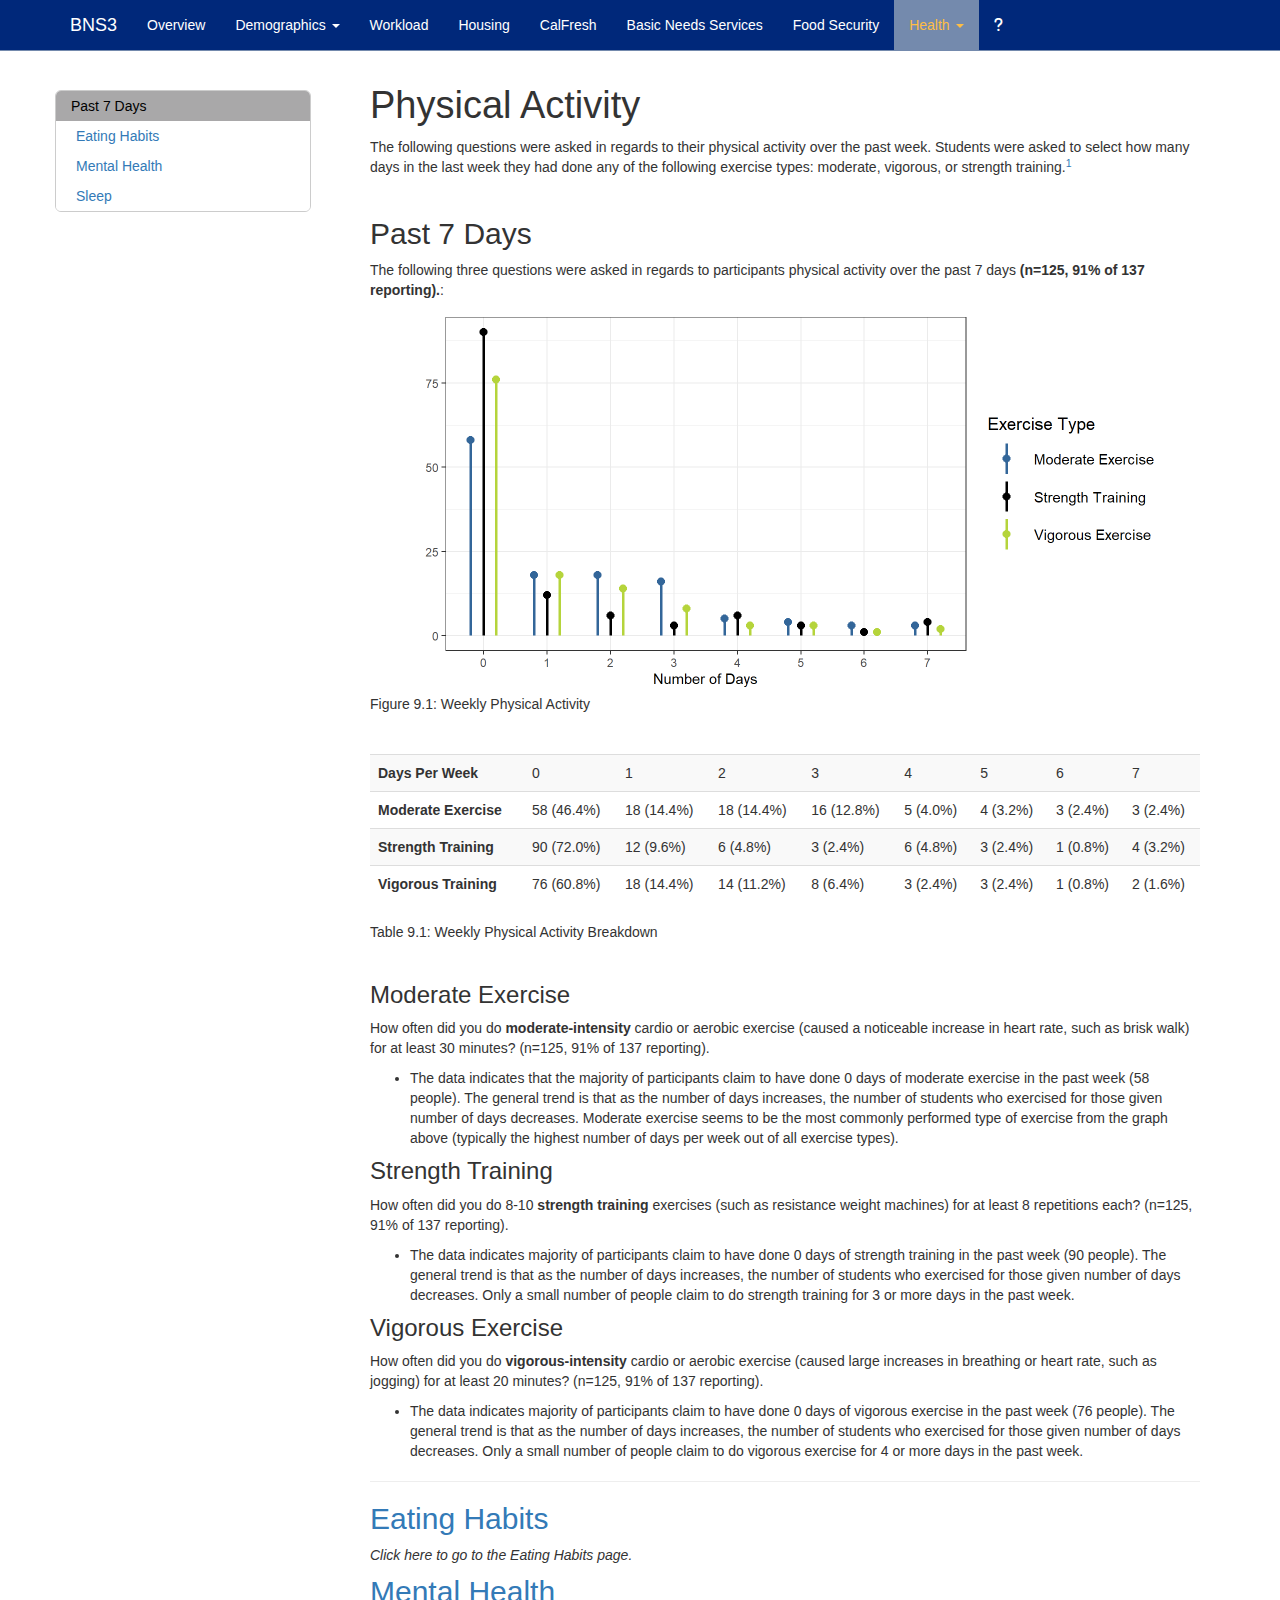
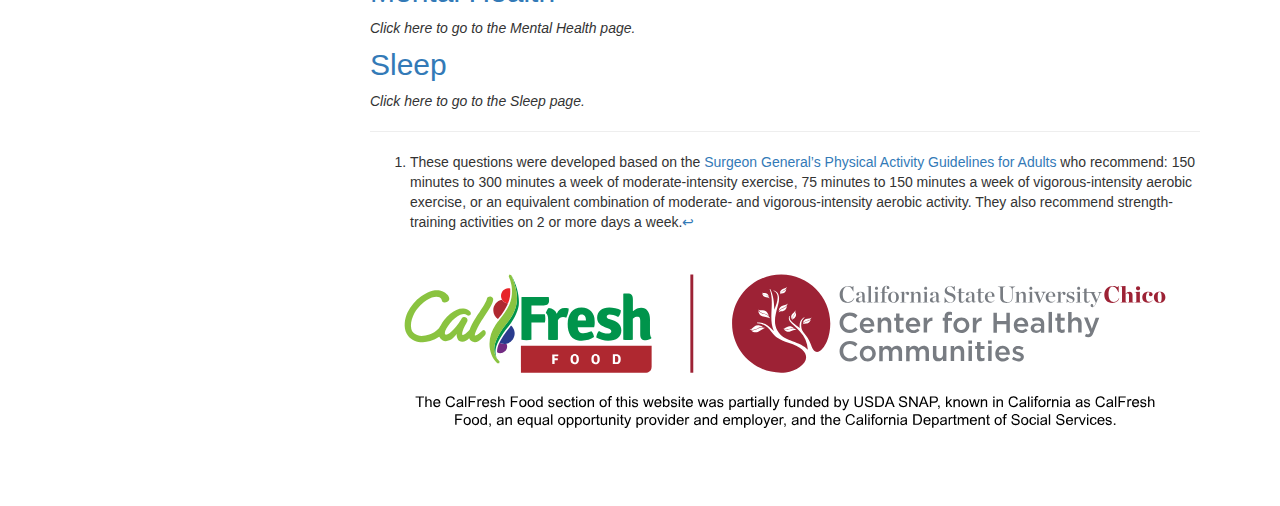
<file: Physical_Activity.html>
<!DOCTYPE html>

<html>

<head>

<meta charset="utf-8" />
<meta name="generator" content="pandoc" />
<meta http-equiv="X-UA-Compatible" content="IE=EDGE" />




<title>Physical Activity</title>

<script src="site_libs/header-attrs-2.25/header-attrs.js"></script>
<script src="site_libs/jquery-3.6.0/jquery-3.6.0.min.js"></script>
<meta name="viewport" content="width=device-width, initial-scale=1" />
<link href="site_libs/bootstrap-3.3.5/css/bootstrap.min.css" rel="stylesheet" />
<script src="site_libs/bootstrap-3.3.5/js/bootstrap.min.js"></script>
<script src="site_libs/bootstrap-3.3.5/shim/html5shiv.min.js"></script>
<script src="site_libs/bootstrap-3.3.5/shim/respond.min.js"></script>
<style>h1 {font-size: 34px;}
       h1.title {font-size: 38px;}
       h2 {font-size: 30px;}
       h3 {font-size: 24px;}
       h4 {font-size: 18px;}
       h5 {font-size: 16px;}
       h6 {font-size: 12px;}
       code {color: inherit; background-color: rgba(0, 0, 0, 0.04);}
       pre:not([class]) { background-color: white }</style>
<script src="site_libs/jqueryui-1.13.2/jquery-ui.min.js"></script>
<link href="site_libs/tocify-1.9.1/jquery.tocify.css" rel="stylesheet" />
<script src="site_libs/tocify-1.9.1/jquery.tocify.js"></script>
<script src="site_libs/navigation-1.1/tabsets.js"></script>
<script src="site_libs/kePrint-0.0.1/kePrint.js"></script>
<link href="site_libs/lightable-0.0.1/lightable.css" rel="stylesheet" />
<link href="site_libs/font-awesome-6.4.2/css/all.min.css" rel="stylesheet" />
<link href="site_libs/font-awesome-6.4.2/css/v4-shims.min.css" rel="stylesheet" />

<style type="text/css">
  code{white-space: pre-wrap;}
  span.smallcaps{font-variant: small-caps;}
  span.underline{text-decoration: underline;}
  div.column{display: inline-block; vertical-align: top; width: 50%;}
  div.hanging-indent{margin-left: 1.5em; text-indent: -1.5em;}
  ul.task-list{list-style: none;}
    </style>







<link rel="stylesheet" href="styles.css" type="text/css" />



<style type = "text/css">
.main-container {
  max-width: 940px;
  margin-left: auto;
  margin-right: auto;
}
img {
  max-width:100%;
}
.tabbed-pane {
  padding-top: 12px;
}
.html-widget {
  margin-bottom: 20px;
}
button.code-folding-btn:focus {
  outline: none;
}
summary {
  display: list-item;
}
details > summary > p:only-child {
  display: inline;
}
pre code {
  padding: 0;
}
</style>


<style type="text/css">
.dropdown-submenu {
  position: relative;
}
.dropdown-submenu>.dropdown-menu {
  top: 0;
  left: 100%;
  margin-top: -6px;
  margin-left: -1px;
  border-radius: 0 6px 6px 6px;
}
.dropdown-submenu:hover>.dropdown-menu {
  display: block;
}
.dropdown-submenu>a:after {
  display: block;
  content: " ";
  float: right;
  width: 0;
  height: 0;
  border-color: transparent;
  border-style: solid;
  border-width: 5px 0 5px 5px;
  border-left-color: #cccccc;
  margin-top: 5px;
  margin-right: -10px;
}
.dropdown-submenu:hover>a:after {
  border-left-color: #adb5bd;
}
.dropdown-submenu.pull-left {
  float: none;
}
.dropdown-submenu.pull-left>.dropdown-menu {
  left: -100%;
  margin-left: 10px;
  border-radius: 6px 0 6px 6px;
}
</style>

<script type="text/javascript">
// manage active state of menu based on current page
$(document).ready(function () {
  // active menu anchor
  href = window.location.pathname
  href = href.substr(href.lastIndexOf('/') + 1)
  if (href === "")
    href = "index.html";
  var menuAnchor = $('a[href="' + href + '"]');

  // mark the anchor link active (and if it's in a dropdown, also mark that active)
  var dropdown = menuAnchor.closest('li.dropdown');
  if (window.bootstrap) { // Bootstrap 4+
    menuAnchor.addClass('active');
    dropdown.find('> .dropdown-toggle').addClass('active');
  } else { // Bootstrap 3
    menuAnchor.parent().addClass('active');
    dropdown.addClass('active');
  }

  // Navbar adjustments
  var navHeight = $(".navbar").first().height() + 15;
  var style = document.createElement('style');
  var pt = "padding-top: " + navHeight + "px; ";
  var mt = "margin-top: -" + navHeight + "px; ";
  var css = "";
  // offset scroll position for anchor links (for fixed navbar)
  for (var i = 1; i <= 6; i++) {
    css += ".section h" + i + "{ " + pt + mt + "}\n";
  }
  style.innerHTML = "body {" + pt + "padding-bottom: 40px; }\n" + css;
  document.head.appendChild(style);
});
</script>

<!-- tabsets -->

<style type="text/css">
.tabset-dropdown > .nav-tabs {
  display: inline-table;
  max-height: 500px;
  min-height: 44px;
  overflow-y: auto;
  border: 1px solid #ddd;
  border-radius: 4px;
}

.tabset-dropdown > .nav-tabs > li.active:before, .tabset-dropdown > .nav-tabs.nav-tabs-open:before {
  content: "\e259";
  font-family: 'Glyphicons Halflings';
  display: inline-block;
  padding: 10px;
  border-right: 1px solid #ddd;
}

.tabset-dropdown > .nav-tabs.nav-tabs-open > li.active:before {
  content: "\e258";
  font-family: 'Glyphicons Halflings';
  border: none;
}

.tabset-dropdown > .nav-tabs > li.active {
  display: block;
}

.tabset-dropdown > .nav-tabs > li > a,
.tabset-dropdown > .nav-tabs > li > a:focus,
.tabset-dropdown > .nav-tabs > li > a:hover {
  border: none;
  display: inline-block;
  border-radius: 4px;
  background-color: transparent;
}

.tabset-dropdown > .nav-tabs.nav-tabs-open > li {
  display: block;
  float: none;
}

.tabset-dropdown > .nav-tabs > li {
  display: none;
}
</style>

<!-- code folding -->



<style type="text/css">

#TOC {
  margin: 25px 0px 20px 0px;
}
@media (max-width: 768px) {
#TOC {
  position: relative;
  width: 100%;
}
}

@media print {
.toc-content {
  /* see https://github.com/w3c/csswg-drafts/issues/4434 */
  float: right;
}
}

.toc-content {
  padding-left: 30px;
  padding-right: 40px;
}

div.main-container {
  max-width: 1200px;
}

div.tocify {
  width: 20%;
  max-width: 260px;
  max-height: 85%;
}

@media (min-width: 768px) and (max-width: 991px) {
  div.tocify {
    width: 25%;
  }
}

@media (max-width: 767px) {
  div.tocify {
    width: 100%;
    max-width: none;
  }
}

.tocify ul, .tocify li {
  line-height: 20px;
}

.tocify-subheader .tocify-item {
  font-size: 0.90em;
}

.tocify .list-group-item {
  border-radius: 0px;
}


</style>



</head>

<body>


<div class="container-fluid main-container">


<!-- setup 3col/9col grid for toc_float and main content  -->
<div class="row">
<div class="col-xs-12 col-sm-4 col-md-3">
<div id="TOC" class="tocify">
</div>
</div>

<div class="toc-content col-xs-12 col-sm-8 col-md-9">




<div class="navbar navbar-default  navbar-fixed-top" role="navigation">
  <div class="container">
    <div class="navbar-header">
      <button type="button" class="navbar-toggle collapsed" data-toggle="collapse" data-bs-toggle="collapse" data-target="#navbar" data-bs-target="#navbar">
        <span class="icon-bar"></span>
        <span class="icon-bar"></span>
        <span class="icon-bar"></span>
      </button>
      <a class="navbar-brand" href="index.html">BNS3</a>
    </div>
    <div id="navbar" class="navbar-collapse collapse">
      <ul class="nav navbar-nav">
        <li>
  <a href="index.html">Overview</a>
</li>
<li class="dropdown">
  <a href="#" class="dropdown-toggle" data-toggle="dropdown" role="button" data-bs-toggle="dropdown" aria-expanded="false">
    Demographics
     
    <span class="caret"></span>
  </a>
  <ul class="dropdown-menu" role="menu">
    <li>
      <a href="Personal_Demo.html">Personal Demographics</a>
    </li>
    <li>
      <a href="Student_Demo.html">Student Demographics</a>
    </li>
  </ul>
</li>
<li>
  <a href="Workload.html">Workload</a>
</li>
<li>
  <a href="Housing.html">Housing</a>
</li>
<li>
  <a href="CalFresh.html">CalFresh</a>
</li>
<li>
  <a href="Basic_Needs.html">Basic Needs Services</a>
</li>
<li>
  <a href="Food_Security.html">Food Security</a>
</li>
<li class="dropdown">
  <a href="#" class="dropdown-toggle" data-toggle="dropdown" role="button" data-bs-toggle="dropdown" aria-expanded="false">
    Health
     
    <span class="caret"></span>
  </a>
  <ul class="dropdown-menu" role="menu">
    <li>
      <a href="Eating_Habits.html">Eating Habits</a>
    </li>
    <li>
      <a href="Physical_Activity.html">Physical Activity</a>
    </li>
    <li>
      <a href="Sleep.html">Sleep</a>
    </li>
    <li>
      <a href="Mental_Health.html">Mental Health</a>
    </li>
  </ul>
</li>
<li>
  <a href="Instructions.html">
    <span class="fa fa-question"></span>
     
  </a>
</li>
      </ul>
      <ul class="nav navbar-nav navbar-right">
        
      </ul>
    </div><!--/.nav-collapse -->
  </div><!--/.container -->
</div><!--/.navbar -->

<div id="header">



<h1 class="title toc-ignore">Physical Activity</h1>

</div>


<p>The following questions were asked in regards to their physical
activity over the past week. Students were asked to select how many days
in the last week they had done any of the following exercise types:
moderate, vigorous, or strength training.<a href="#fn1"
class="footnote-ref" id="fnref1"><sup>1</sup></a></p>
<p><br></p>
<div id="past-7-days" class="section level2">
<h2>Past 7 Days</h2>
<p>The following three questions were asked in regards to participants
physical activity over the past 7 days <strong>(n=125, 91% of 137
reporting).</strong>:</p>
<p><img src="Physical_Activity_files/figure-html/unnamed-chunk-2-1.png" width="768" style="display: block; margin: auto;" />
Figure 9.1: Weekly Physical Activity</p>
<p><br></p>
<table class="table table-striped" style="margin-left: auto; margin-right: auto;">
<tbody>
<tr>
<td style="text-align:left;">
<strong>Days Per Week</strong>
</td>
<td style="text-align:left;">
0
</td>
<td style="text-align:left;">
1
</td>
<td style="text-align:left;">
2
</td>
<td style="text-align:left;">
3
</td>
<td style="text-align:left;">
4
</td>
<td style="text-align:left;">
5
</td>
<td style="text-align:left;">
6
</td>
<td style="text-align:left;">
7
</td>
</tr>
<tr>
<td style="text-align:left;">
<strong>Moderate Exercise</strong>
</td>
<td style="text-align:left;">
58 (46.4%)
</td>
<td style="text-align:left;">
18 (14.4%)
</td>
<td style="text-align:left;">
18 (14.4%)
</td>
<td style="text-align:left;">
16 (12.8%)
</td>
<td style="text-align:left;">
5 (4.0%)
</td>
<td style="text-align:left;">
4 (3.2%)
</td>
<td style="text-align:left;">
3 (2.4%)
</td>
<td style="text-align:left;">
3 (2.4%)
</td>
</tr>
<tr>
<td style="text-align:left;">
<strong>Strength Training</strong>
</td>
<td style="text-align:left;">
90 (72.0%)
</td>
<td style="text-align:left;">
12 (9.6%)
</td>
<td style="text-align:left;">
6 (4.8%)
</td>
<td style="text-align:left;">
3 (2.4%)
</td>
<td style="text-align:left;">
6 (4.8%)
</td>
<td style="text-align:left;">
3 (2.4%)
</td>
<td style="text-align:left;">
1 (0.8%)
</td>
<td style="text-align:left;">
4 (3.2%)
</td>
</tr>
<tr>
<td style="text-align:left;">
<strong>Vigorous Training</strong>
</td>
<td style="text-align:left;">
76 (60.8%)
</td>
<td style="text-align:left;">
18 (14.4%)
</td>
<td style="text-align:left;">
14 (11.2%)
</td>
<td style="text-align:left;">
8 (6.4%)
</td>
<td style="text-align:left;">
3 (2.4%)
</td>
<td style="text-align:left;">
3 (2.4%)
</td>
<td style="text-align:left;">
1 (0.8%)
</td>
<td style="text-align:left;">
2 (1.6%)
</td>
</tr>
</tbody>
</table>
<p>Table 9.1: Weekly Physical Activity Breakdown</p>
<p><br></p>
<div id="moderate-exercise" class="section level3">
<h3>Moderate Exercise</h3>
<p>How often did you do <strong>moderate-intensity</strong> cardio or
aerobic exercise (caused a noticeable increase in heart rate, such as
brisk walk) for at least 30 minutes? (n=125, 91% of 137 reporting).</p>
<ul>
<li>The data indicates that the majority of participants claim to have
done 0 days of moderate exercise in the past week (58 people). The
general trend is that as the number of days increases, the number of
students who exercised for those given number of days decreases.
Moderate exercise seems to be the most commonly performed type of
exercise from the graph above (typically the highest number of days per
week out of all exercise types).</li>
</ul>
</div>
<div id="strength-training" class="section level3">
<h3>Strength Training</h3>
<p>How often did you do 8-10 <strong>strength training</strong>
exercises (such as resistance weight machines) for at least 8
repetitions each? (n=125, 91% of 137 reporting).</p>
<ul>
<li>The data indicates majority of participants claim to have done 0
days of strength training in the past week (90 people). The general
trend is that as the number of days increases, the number of students
who exercised for those given number of days decreases. Only a small
number of people claim to do strength training for 3 or more days in the
past week.</li>
</ul>
</div>
<div id="vigorous-exercise" class="section level3">
<h3>Vigorous Exercise</h3>
<p>How often did you do <strong>vigorous-intensity</strong> cardio or
aerobic exercise (caused large increases in breathing or heart rate,
such as jogging) for at least 20 minutes? (n=125, 91% of 137
reporting).</p>
<ul>
<li>The data indicates majority of participants claim to have done 0
days of vigorous exercise in the past week (76 people). The general
trend is that as the number of days increases, the number of students
who exercised for those given number of days decreases. Only a small
number of people claim to do vigorous exercise for 4 or more days in the
past week.</li>
</ul>
<hr />
</div>
</div>
<div id="eating-habits" class="section level2">
<h2><a href="Eating_Habits.html">Eating Habits</a></h2>
<p><em>Click here to go to the Eating Habits page.</em></p>
</div>
<div id="mental-health" class="section level2">
<h2><a href="Mental_Health.html">Mental Health</a></h2>
<p><em>Click here to go to the Mental Health page.</em></p>
</div>
<div id="sleep" class="section level2">
<h2><a href="Sleep.html">Sleep</a></h2>
<p><em>Click here to go to the Sleep page.</em></p>
</div>
<div class="footnotes footnotes-end-of-document">
<hr />
<ol>
<li id="fn1"><p>These questions were developed based on the <a
href="https://health.gov/sites/default/files/2019-09/Physical_Activity_Guidelines_2nd_edition.pdf#page=8">Surgeon
General’s Physical Activity Guidelines for Adults</a> who recommend: 150
minutes to 300 minutes a week of moderate-intensity exercise, 75 minutes
to 150 minutes a week of vigorous-intensity aerobic exercise, or an
equivalent combination of moderate- and vigorous-intensity aerobic
activity. They also recommend strength-training activities on 2 or more
days a week.<a href="#fnref1" class="footnote-back">↩︎</a></p></li>
</ol>
</div>

<?xml version="1.0" encoding="utf-8"?>
<!-- Generator: Adobe Illustrator 28.3.0, SVG Export Plug-In . SVG Version: 6.00 Build 0)  -->
<svg version="1.1" id="Layer_1" xmlns="http://www.w3.org/2000/svg" xmlns:xlink="http://www.w3.org/1999/xlink" x="0px" y="0px"
	 viewBox="0 0 1200 316" style="enable-background:new 0 0 1200 316;" xml:space="preserve">
<style type="text/css">
	.st0{fill:#AF2830;}
	.st1{fill:#8AC340;}
	.st2{fill:#00944B;}
	.st3{fill:none;}
	.st4{fill:#722B82;}
	.st5{fill:#E72429;}
	.st6{fill:#2A3B8E;}
	.st7{fill:#FFFFFF;}
	.st8{fill:#9D2235;}
	.st9{fill:#787C82;}
</style>
<g>
	<g>
		<g>
			<path class="st0" d="M396.9,189c7.4,0,10.3-3.5,10.3-9.5c0-6,0-29.4,0-29.4h-189V189C218.2,189,389.5,189,396.9,189z"/>
			<path class="st1" d="M162.6,127.9c-1.7,1.7-2.4,2.4-3.7,3.4c-1.2,1-2.3,1.8-3.3,2.5c-1,0.6-1.7,1-2.3,1.2
				c-0.7,0.3-1.1,0.3-1.3,0.3c-0.1,0-0.2,0-0.3,0c0-0.1-0.1-0.3-0.1-0.6c0-0.4,0-1.3,0.7-3.4c0.7-2.1,1.8-4.6,3.2-7.5
				c1.4-2.9,3.3-6.2,5.7-9.9c0.8-1.2,1.6-2.5,2.5-3.8c0.9-1.3,1.7-2.6,2.5-3.8c2.8-4.1,5.3-8.1,7.6-11.8c2.3-3.8,3.7-7.3,4.3-10.5
				c0.2-1.2-0.1-2.4-0.8-3.4c-0.8-1-1.8-1.7-3-1.9c-1.3-0.2-2.5,0.1-3.5,0.8c-1.1,0.7-1.7,1.7-1.9,2.9c-0.2,1-0.6,2.3-1.3,3.7
				c-0.7,1.5-1.6,3.1-2.5,4.7c-1,1.7-2,3.4-3.2,5.1c-1.2,1.8-2.3,3.5-3.4,5.2c-0.9,1.3-1.8,2.6-2.6,3.9c-0.8,1.2-1.7,2.5-2.5,3.9
				c-4.6,7.2-7.7,13.3-9.4,17.9c-1.3,1.4-2.6,2.7-4,3.9c-2,1.9-3.6,3.1-4.7,3.5c-1.3,0.5-1.7,0.5-1.7,0.5c0,0-0.2-0.2-0.3-1
				c-0.1-0.8,0-2,0.3-3.4c0.3-1.5,0.9-3.4,1.9-5.7c0.9-2.3,2.4-5,4.2-8c0,0,0-0.1,0-0.1c0.1-0.3,0.3-0.6,0.6-1
				c0.7-1.1,0.9-2.3,0.6-3.5c-0.3-1.2-1-2.2-2.1-2.9c-1.1-0.7-2.3-0.9-3.5-0.6c-1.2,0.3-2.2,1-2.8,2.1c-0.2,0.2-0.3,0.4-0.4,0.6
				c-0.1,0.2-0.3,0.4-0.4,0.7c-2.3,3.8-4.7,7.2-7.1,10.1c-2.4,2.9-4.7,5.4-6.8,7.3c-2.1,1.9-3.9,3.3-5.5,4.1
				c-1.4,0.7-2.4,0.9-3.1,0.5c-0.1-0.1-0.3-0.2-0.7-0.7c-0.1-0.1-0.3-0.6-0.2-1.9c0.1-1.2,0.5-2.6,1.2-4.3c0.1-0.1,0.1-0.2,0.2-0.3
				c0.2-0.4,0.5-0.9,0.6-1.4c0.1-0.1,0.1-0.2,0.2-0.3c1.3-2.5,3.1-5.1,5.2-7.6c2.1-2.6,4.5-5,7.1-7.1c2.6-2.2,5.1-3.8,7.7-5
				c4-1.8,7.1-1.8,9.5,0.1c1.1,0.9,2.1,1.2,3.1,1c1-0.2,1.7-0.6,2.2-1.3c0.5-0.7,0.6-1.6,0.5-2.6c-0.1-1-0.7-2-1.8-2.8
				c-2.5-2-5.4-3.2-8.7-3.5c-3.3-0.3-6.8,0.4-10.4,2c-3.2,1.4-6.3,3.4-9.3,5.9c-3,2.5-5.7,5.3-8.1,8.3c-2.1,2.7-3.9,5.4-5.3,8.3
				c-0.2,0.3-0.4,0.6-0.6,0.9c-0.4,0.7-0.8,1.4-1.3,2.1c-0.4,0.7-0.9,1.3-1.4,1.9c-1.7,1.8-3.7,3.5-6,4.9c-2.3,1.4-4.7,2.5-7.1,3.4
				c-1.8,0.6-3.7,1.1-5.6,1.4c-1.9,0.4-3.8,0.5-5.7,0.5c-1.9-0.1-3.7-0.4-5.4-0.9c-1.7-0.5-3.4-1.4-5-2.6c-2.3-1.7-3.8-3.9-4.4-6.8
				c-0.6-2.9-0.7-6-0.2-9.1c0.5-3.2,1.4-6.4,2.8-9.4c1.3-3.1,2.7-5.7,4.2-7.9c2.6-3.7,5.6-7.2,8.8-10c3.3-2.9,9.2-6.8,14.1-8.7
				c4.5-1.7,8.3-1.9,11-0.4c2.3,1.3,3.3,3.4,3.5,4.5c0.4,1.7,1.6,2.8,3.5,3c2.7,0.3,6-1.5,6.9-3.6c1.7-4.1-2.4-8.6-6.8-11.4
				c-1.9-1.2-4.1-2.1-6.4-2.5c-2.4-0.4-4.9-0.5-7.3-0.1c-2.4,0.4-4.7,0.9-7,1.8c-2.3,0.8-4.5,1.9-6.7,3.1c-2.1,1.2-4.1,2.5-6,3.8
				c-4.2,3-8,6.4-11.3,10.3c-3.4,3.9-6.2,8.2-8.4,12.8c-1.1,2.3-2.1,4.8-2.8,7.4c-0.8,2.7-1.2,5.3-1.4,8c-0.2,2.7-0.1,5.3,0.3,8
				c0.4,2.7,1.3,5.2,2.6,7.6c2,3.7,4.8,6.5,8.4,8.5c3.6,2,7.4,3.2,11.4,3.6c1.2,0.1,2.4,0.2,3.6,0.2c3.5,0,7.1-0.6,10.6-1.7
				c4.7-1.5,9-3.6,12.9-6.2c0.1,0,0.1-0.1,0.2-0.1c0.1,0.1,0.1,0.3,0.2,0.4c0.9,1.9,2.4,3.5,4.3,4.6c1.4,0.9,3.1,1.4,4.9,1.4
				c1.8,0,3.6-0.4,5.3-1.2c1.7-0.9,3.3-2,4.8-3.2c1.5-1.3,2.9-2.7,4.2-4.3c0.5-0.6,1-1.2,1.4-1.8c0,0.5,0,0.9,0,1.4
				c0.1,1.4,0.3,2.7,0.6,3.8c0.3,1.1,0.7,2,1.2,2.9c0.5,0.9,1,1.4,1.5,1.7c1.7,1,3.3,1.6,4.8,1.6c0.1,0,0.2,0,0.3,0
				c1.7,0,3.4-0.5,5-1.4c1.6-0.9,3.2-2.1,4.7-3.6c0.3,0.8,0.7,1.5,1.2,2.1c0.7,0.8,1.4,1.4,2.1,1.9c0.8,0.5,1.6,0.8,2.3,1.1
				c0.8,0.3,1.7,0.5,2.6,0.5c0.1,0,0.1,0,0.2,0c1.5,0,3.2-0.5,4.8-1.5c1.7-1,3.4-2.3,5-3.9c1.6-1.5,2.5-2.5,4.8-5.2
				C169.2,130.7,165.5,125,162.6,127.9z"/>
			<g>
				<path class="st2" d="M233.4,91.7v7.1v5.7h19.4c0.5,1.8,0.7,3.8,0.7,6s-0.2,4.1-0.7,6h-19.4v25c-1.9,0.4-4.3,0.5-7.2,0.5
					c-2.9,0-5.3-0.2-7.2-0.5V80l0.6-0.5h38.8c0.4,1.5,0.5,3.4,0.5,5.6c0,2.3-0.6,3.9-1.9,5c-1.2,1.1-3.2,1.6-5.9,1.6H233.4z"/>
				<path class="st2" d="M254.2,102.6c0.3-1.2,0.9-2.6,1.7-4c0.8-1.5,1.7-2.6,2.5-3.2c5.6,0.4,9.4,3.2,11.6,8.2
					c2.3-5.4,6.1-8.2,11.3-8.2c1.6,0,3.6,0.2,6,0.7c0,1.9-0.3,4.1-1,6.7c-0.6,2.6-1.5,4.8-2.6,6.6c-1-0.4-2.6-0.7-4.6-0.9
					c-3,0-5.5,1.5-7.4,4.6v28.2c-2,0.4-4.3,0.5-7,0.5c-2.7,0-5.1-0.2-7.1-0.5v-29.3C257.6,107.5,256.5,104.4,254.2,102.6z"/>
				<path class="st2" d="M324,123.3h-23.6c0.1,2.7,0.8,4.8,2.1,6.3c1.3,1.5,3.3,2.2,6.2,2.2c1.4,0,3.1-0.2,5-0.6
					c1.9-0.4,4.1-1.1,6.5-2c2,2.1,3.2,4.8,3.7,8.3c-4.8,3.4-10.7,5.2-17.8,5.2c-3.8,0-7-0.6-9.6-1.8c-2.6-1.2-4.7-2.9-6.3-5.1
					c-1.6-2.2-2.7-4.7-3.4-7.7c-0.7-3-1-6.2-1-9.7c0-3.4,0.4-6.5,1.2-9.4c0.8-2.9,2.1-5.4,3.7-7.5c1.7-2.1,3.8-3.8,6.3-5
					c2.6-1.2,5.6-1.8,9-1.8c2.9,0,5.5,0.5,7.8,1.4c2.3,1,4.3,2.3,5.9,4c1.6,1.7,2.9,3.7,3.8,6.1c0.9,2.4,1.3,4.9,1.3,7.7
					C325.1,117.7,324.8,120.8,324,123.3z M300.3,113.5h11.9v-1c0-2.2-0.5-4.1-1.5-5.5c-1-1.4-2.5-2.2-4.5-2.2c-1.9,0-3.3,0.7-4.3,2
					S300.4,110.4,300.3,113.5z"/>
				<path class="st2" d="M327.1,138.2c0.1-1.6,0.5-3.3,1.2-5.2c0.8-1.9,1.6-3.4,2.7-4.4c4.8,2.5,9,3.8,12.6,3.8c1.7,0,3-0.3,3.9-0.9
					c0.9-0.6,1.4-1.3,1.4-2.3c0-1.8-1.4-3.2-4.2-4.1l-5-1.9c-7.5-2.8-11.3-7.3-11.3-13.6c0-4.6,1.6-8.2,4.8-10.9
					c3.2-2.7,7.4-4,12.8-4c2.7,0,5.6,0.4,8.8,1.1c3.2,0.8,5.8,1.6,7.9,2.7c0.1,1.7-0.2,3.6-1,5.6c-0.8,2-1.8,3.5-2.9,4.3
					c-5.1-2.3-9.3-3.4-12.7-3.4c-1.2,0-2.1,0.3-2.8,0.8c-0.6,0.5-1,1.2-1,2.1c0,1.4,1.1,2.6,3.4,3.4l5.6,2c8,2.8,12.1,7.7,12.1,14.6
					c0,4.5-1.7,8.1-5,10.8s-8.1,4-14.2,4C338,142.7,332.3,141.2,327.1,138.2z"/>
				<path class="st2" d="M404.8,111.4V130c0,4,0.7,7,2.3,8.9c-2.3,2-5,3.1-8.3,3.1c-3.1,0-5.3-0.7-6.4-2.2c-1.1-1.4-1.7-3.6-1.7-6.6
					V114c0-2.1-0.3-3.6-0.8-4.6c-0.6-1-1.6-1.5-3.2-1.5c-0.9,0-2,0.2-3.1,0.7c-1.2,0.5-2.4,1.3-3.6,2.4v30.2c-2,0.4-4.3,0.5-6.9,0.5
					c-2.6,0-4.9-0.2-6.9-0.5v-66l0.6-0.6h5.6c2.9,0,4.9,0.6,6,1.9c1.1,1.3,1.7,3.5,1.7,6.6v17.1c4-3.3,8.1-5,12.1-5
					c4,0,7.1,1.5,9.3,4.4C403.7,102.6,404.8,106.5,404.8,111.4z"/>
			</g>
			<g>
				<path class="st3" d="M204.1,61.5c0.1,0.4,0.2,0.9,0.3,1.5C204.3,62.5,204.2,62,204.1,61.5z"/>
				<path class="st3" d="M185.3,114.4c0.5-0.6,0.9-1.2,1.4-1.9c-1.2,1.5-2.3,2.9-3.3,4.3C184,116,184.6,115.2,185.3,114.4z"/>
				<path class="st4" d="M187,145.8c-2.4,5.2-3.5,9.7-3.3,13.5c1.8,1.1,4,1.6,6.3,1.3c5.3-0.7,9-5.5,8.2-10.8c-0.1-1-0.5-2-0.9-2.8
					c-0.4,0.1-0.9,0.2-1.3,0.3C192.8,147.8,189.7,147.2,187,145.8z"/>
				<path class="st0" d="M199.5,88.9c-3.6-0.2-6.8-2.3-8.6-5.3c-7.5,1.4-13,8.1-12.6,15.8c0.2,5,2.8,9.4,6.7,12.1
					c3.8-4.4,10.1-12.6,14.2-21.8C199.3,89.4,199.4,89.1,199.5,88.9z"/>
				<path class="st5" d="M199.5,88.9c3.4-8,3.6-16.1,3.2-21.5c-1-0.3-2-0.4-3-0.4c-5.9,0.2-10.5,5.4-10.3,11.4
					c0.1,1.9,0.7,3.6,1.6,5.2C192.7,86.6,195.9,88.7,199.5,88.9z"/>
				<path class="st6" d="M203.9,120.8c-0.7,0.9-1.4,1.8-2.1,2.7c-6.9,8.4-11.8,15.8-14.7,22.3c2.7,1.3,5.8,1.9,8.9,1.5
					c0.5-0.1,0.9-0.2,1.3-0.3c7.6-1.7,12.8-9,11.7-16.8C208.5,126.4,206.6,123.2,203.9,120.8z"/>
				<polygon class="st2" points="204.2,47.8 201.6,47 204.2,47.8 				"/>
				<path class="st2" d="M200.1,122.2c11.3-13.8,14.2-25.8,15-30.7c1.2-13.2-2.3-27.8-10.7-43.3l0,0c11.7,26.7,10.7,46.2-3.3,65.1
					l0,0c-22.7,27.6-27.2,45.6-14.6,58.6l0,0l0,0c-3.5-3.7-5-7.8-5-12.2C180.9,150.5,187,138.2,200.1,122.2z"/>
				<polygon class="st2" points="186.9,172.2 186.7,172.2 186.9,175.1 				"/>
				<path class="st1" d="M201.1,113.4L201.1,113.4c14.1-18.9,15.1-38.4,3.4-65.1l0,0l-0.2-0.4l0,0l-2.6-0.8l-1.2,2.5l0.2,0.4
					c1.7,3.9,2.8,7.7,3.6,11.3l0,0c0,0.1,0,0.1,0,0.2c0.1,0.5,0.2,1,0.3,1.5c0.8,5,1.8,16.4-3.2,27.6c-3.5,7.8-9.4,15.3-14.6,22
					c-0.5,0.6-0.9,1.2-1.4,1.9c-0.7,0.8-1.3,1.6-1.9,2.5c-0.6,0.8-1.1,1.5-1.6,2.2c-12.7,18.4-12.2,41.5,1.8,55.8l0.3,0.3l2.9-0.1
					l0.2-2.9v0l-0.4-0.3l0,0C173.8,159,178.3,140.9,201.1,113.4z"/>
			</g>
			<g>
				<path class="st7" d="M266.7,165.2l0.2,1.6v1.4h4.5c0.1,0.4,0.2,0.8,0.2,1.3c0,0.5-0.1,0.9-0.2,1.3h-4.5v5.5
					c-0.4,0.1-1,0.1-1.7,0.1c-0.7,0-1.2,0-1.7-0.1v-13.7l0.1-0.1h8.6c0.1,0.3,0.1,0.8,0.1,1.3c0,0.5-0.1,0.9-0.4,1.1
					c-0.3,0.2-0.7,0.4-1.3,0.4H266.7z"/>
				<path class="st7" d="M292.1,175.4c-1.5-1.2-2.2-3.2-2.2-6c0-1.2,0.1-2.3,0.4-3.2c0.3-0.9,0.7-1.7,1.2-2.3
					c0.5-0.6,1.2-1.1,1.9-1.4c0.8-0.3,1.6-0.5,2.5-0.5c0.9,0,1.8,0.2,2.6,0.5c0.8,0.3,1.4,0.8,1.9,1.4c0.5,0.6,0.9,1.4,1.2,2.3
					c0.3,0.9,0.4,2,0.4,3.2c0,1.2-0.1,2.2-0.4,3.2c-0.3,0.9-0.7,1.7-1.2,2.3c-0.5,0.6-1.2,1.1-1.9,1.4c-0.8,0.3-1.6,0.5-2.6,0.5
					C294.5,176.7,293.2,176.2,292.1,175.4z M293.8,172.5c0.4,1.1,1.1,1.6,2.2,1.6c0.6,0,1-0.1,1.4-0.4c0.3-0.3,0.6-0.6,0.8-1.1
					c0.2-0.4,0.3-0.9,0.4-1.4c0.1-0.5,0.1-1.1,0.1-1.6c0-0.5,0-1-0.1-1.6c0-0.6-0.1-1.1-0.3-1.7c-0.2-0.5-0.4-0.9-0.8-1.3
					c-0.4-0.3-0.9-0.5-1.6-0.5c-0.7,0-1.2,0.2-1.5,0.5c-0.3,0.3-0.6,0.8-0.8,1.2c-0.2,0.5-0.3,1-0.3,1.6c0,0.6-0.1,1-0.1,1.5
					c0,0.6,0,1.2,0.1,1.7C293.5,171.5,293.6,172,293.8,172.5z"/>
				<path class="st7" d="M322.3,175.4c-1.5-1.2-2.2-3.2-2.2-6c0-1.2,0.1-2.3,0.4-3.2c0.3-0.9,0.7-1.7,1.2-2.3
					c0.5-0.6,1.2-1.1,1.9-1.4c0.8-0.3,1.6-0.5,2.5-0.5c0.9,0,1.8,0.2,2.6,0.5c0.8,0.3,1.4,0.8,1.9,1.4c0.5,0.6,0.9,1.4,1.2,2.3
					c0.3,0.9,0.4,2,0.4,3.2c0,1.2-0.1,2.2-0.4,3.2c-0.3,0.9-0.7,1.7-1.2,2.3c-0.5,0.6-1.2,1.1-1.9,1.4c-0.8,0.3-1.6,0.5-2.6,0.5
					C324.6,176.7,323.3,176.2,322.3,175.4z M324,172.5c0.4,1.1,1.1,1.6,2.2,1.6c0.6,0,1-0.1,1.4-0.4c0.3-0.3,0.6-0.6,0.8-1.1
					c0.2-0.4,0.3-0.9,0.4-1.4c0.1-0.5,0.1-1.1,0.1-1.6c0-0.5,0-1-0.1-1.6c0-0.6-0.1-1.1-0.3-1.7c-0.2-0.5-0.4-0.9-0.8-1.3
					c-0.4-0.3-0.9-0.5-1.6-0.5c-0.7,0-1.2,0.2-1.5,0.5c-0.3,0.3-0.6,0.8-0.8,1.2c-0.2,0.5-0.3,1-0.3,1.6c0,0.6-0.1,1-0.1,1.5
					c0,0.6,0,1.2,0.1,1.7C323.7,171.5,323.8,172,324,172.5z"/>
				<path class="st7" d="M360.1,175.5c-0.4,0.4-1,0.6-1.7,0.8c-0.7,0.2-1.5,0.2-2.4,0.2c-0.4,0-1,0-1.8,0c-0.8,0-1.8,0-3-0.1
					l-0.1-0.1v-13.8l0.1-0.1c0.8,0,1.6,0,2.5-0.1s1.8,0,2.7,0c1.2,0,2.1,0.2,2.9,0.6c0.8,0.4,1.4,0.9,1.9,1.5s0.8,1.4,1,2.3
					c0.2,0.9,0.3,1.8,0.3,2.8c0,1.4-0.2,2.6-0.5,3.6C361.6,173.9,361,174.8,360.1,175.5z M356.4,173.9c1.8,0,2.7-1.5,2.7-4.5
					c0-3-0.9-4.6-2.7-4.6c-0.4,0-0.8,0-1.2,0c-0.3,0-0.6,0-0.9,0v9.2c0.2,0,0.5,0,0.9,0C355.6,173.9,355.9,173.9,356.4,173.9z"/>
			</g>
		</g>
		<rect x="463.2" y="47" class="st8" width="4.2" height="142"/>
		<g>
			<g>
				<g>
					<path class="st9" d="M679,76.2c0-7.4,5.4-12.5,12.2-12.5c2.4,0,4.4,0.6,6,1.4l1.5-1.6h0.3v8.1h-0.4c-1.8-4.7-4.2-7.3-7.8-7.3
						c-4,0-7.3,3.6-7.3,11.5c0,7.8,4.2,10.9,8.2,10.9c3.8,0,6.5-2.4,8-5.6l0.6,0.3c-1.4,3.3-4.4,6.6-9.7,6.6
						C683.6,88.1,679,83.4,679,76.2"/>
					<path class="st9" d="M711.8,84.3v-5c-4.4,0.9-5.4,1.8-5.4,4.1c0,1.6,0.8,2.7,2.5,2.7C710,86.2,711.1,85.2,711.8,84.3 M702.6,84
						c0-1.3,0.6-2.6,2-3.4c2.5-1.4,6.4-1.6,7.1-1.9v-2.4c0-2.5-0.7-3.7-2.7-3.7c-1.1,0-2.2,0.4-2.8,1c0.6,0.5,0.9,1.1,0.9,1.8
						c0,1.2-0.7,2-2,2c-1.2,0-1.9-0.9-1.9-2c0-2,2.4-3.4,6.2-3.4c3.8,0,5.8,1.5,5.8,4.9v7.8c0,1.6,0.6,2.3,2.5,1.5l0.1,0.3
						c-1.2,0.7-2,1.1-3.2,1.1c-1.9,0-2.6-0.8-2.8-2.6h-0.1c-1.3,1.5-2.8,2.6-4.9,2.6C703.9,87.7,702.6,85.9,702.6,84"/>
					<path class="st9" d="M718.4,87.1c1.9,0,2.4-0.3,2.4-1.3V65.9c0-1.1-0.3-1.6-2.7-1.7v-0.4l6.2-0.2v22.2c0,1,0.4,1.2,2.4,1.3v0.4
						h-8.3V87.1z"/>
					<path class="st9" d="M730.1,67c0-1.4,0.9-2.3,2.2-2.3c1.3,0,2.2,0.9,2.2,2.2c0,1.3-0.9,2.3-2.2,2.3
						C730.9,69.2,730.1,68.4,730.1,67 M728.2,87.1c1.9,0,2.4-0.3,2.4-1.3V74.4c0-1-0.5-1.6-2.4-1.7v-0.4l5.9-0.2v13.8
						c0,1,0.4,1.2,2.4,1.3v0.4h-8.4V87.1z"/>
					<path class="st9" d="M738.1,87.1c1.9,0,2.4-0.3,2.4-1.3V73.3h-2.9v-0.4l2.9-0.7v-1.3c0-2.8,0.7-4.6,1.9-5.8
						c1.1-1.1,2.6-1.7,4.3-1.7c2.9,0,4.3,1.3,4.3,2.7c0,1.2-0.7,2-1.9,2c-1,0-2-0.6-2-2.1c0-0.4,0.3-1.2,0.5-1.5
						c-0.3-0.3-0.7-0.5-1.2-0.5c-0.6,0-1,0.2-1.4,0.6c-0.6,0.6-0.9,1.7-0.9,4.3v3.4h4.2v1H744v12.5c0,1,0.7,1.2,3.2,1.3v0.4h-9V87.1
						z"/>
					<path class="st9" d="M760.8,79.8c0-5.2-1.5-7.3-4-7.3c-2.5,0-3.8,2.1-3.8,7.3c0,5.2,1.5,7.3,4.1,7.3
						C759.5,87.1,760.8,85,760.8,79.8 M749.1,79.9c0-4.7,3.5-8,7.8-8c4.4,0,7.8,3.1,7.8,7.9c0,4.8-3.5,8-7.8,8
						C752.5,87.8,749.1,84.6,749.1,79.9"/>
					<path class="st9" d="M766.5,87.1c1.9,0,2.4-0.3,2.4-1.3V74.4c0-1-0.5-1.6-2.4-1.7v-0.4l5.8-0.2v3.4c1.2-2.2,2.8-3.5,4.5-3.5
						c1.8,0,2.7,1.1,2.7,2.4c0,1.3-0.8,2.2-2,2.2c-1.2,0-2.1-0.9-2.1-2.1c0-0.3,0.1-0.8,0.2-1c-1.3,0.2-2.2,1.1-3.2,2.8v9.6
						c0,1,0.6,1.2,2.9,1.3v0.4h-8.8V87.1z"/>
					<path class="st9" d="M780.3,87.1c1.9,0,2.4-0.3,2.4-1.3V74.4c0-1-0.5-1.6-2.4-1.7v-0.4l5.8-0.2v3.6c1.5-2.4,3.5-3.7,5.8-3.7
						c2.6,0,4.1,1.6,4.1,4.7v9.2c0,1,0.4,1.2,2.4,1.3v0.4h-7.9v-0.4c1.5,0,2-0.3,2-1.3v-8.6c0-2.4-0.7-3.6-2.7-3.6
						c-1.4,0-2.7,1.1-3.6,2.8v9.4c0,1,0.5,1.2,2,1.3v0.4h-7.8V87.1z"/>
					<path class="st9" d="M801.2,67c0-1.4,0.9-2.3,2.2-2.3c1.3,0,2.2,0.9,2.2,2.2c0,1.3-0.9,2.3-2.2,2.3
						C802,69.2,801.2,68.4,801.2,67 M799.3,87.1c1.9,0,2.4-0.3,2.4-1.3V74.4c0-1-0.5-1.6-2.4-1.7v-0.4l5.9-0.2v13.8
						c0,1,0.4,1.2,2.4,1.3v0.4h-8.4V87.1z"/>
					<path class="st9" d="M818.7,84.3v-5c-4.4,0.9-5.4,1.8-5.4,4.1c0,1.6,0.8,2.7,2.5,2.7C816.9,86.2,818,85.2,818.7,84.3 M809.5,84
						c0-1.3,0.6-2.6,2-3.4c2.5-1.4,6.4-1.6,7.1-1.9v-2.4c0-2.5-0.7-3.7-2.7-3.7c-1.1,0-2.2,0.4-2.8,1c0.6,0.5,0.9,1.1,0.9,1.8
						c0,1.2-0.7,2-2,2c-1.2,0-1.9-0.9-1.9-2c0-2,2.4-3.4,6.2-3.4s5.8,1.5,5.8,4.9v7.8c0,1.6,0.6,2.3,2.5,1.5l0.1,0.3
						c-1.2,0.7-2,1.1-3.2,1.1c-1.9,0-2.6-0.8-2.8-2.6h-0.1c-1.3,1.5-2.8,2.6-4.9,2.6C810.8,87.7,809.5,85.9,809.5,84"/>
					<path class="st9" d="M830.6,79.8h0.5c2,4.4,4.4,7.5,7.9,7.5c3.3,0,4.9-2.2,4.9-4.3c0-2.9-2-4.1-6.1-5.5
						c-3.3-1.2-6.8-2.2-6.8-6.5c0-4.4,3.4-7.1,7.9-7.1c2,0,3.8,0.6,5,1.1l1.2-1.3h0.4V71H845c-1.8-4.4-4-6.6-6.7-6.6
						c-2.3,0-4.3,1.5-4.3,4.1c0,2.9,2.2,3.9,6,5.2c3.2,1.1,6.6,2.2,6.6,6.6c0,3.7-2.2,7.7-7.9,7.7c-1.9,0-4.1-0.7-5.6-1.5l-2,1.6
						h-0.4V79.8z"/>
					<path class="st9" d="M851.3,83.4V73.3h-3.1v-0.4l3.1-0.7v-4.2l3.5-1.3v5.6h4.7v1h-4.7v10.4c0,2,0.6,2.8,1.9,2.8
						c1,0,1.9-0.7,2.8-2.2l0.4,0.3c-1.1,2.2-2.5,3.3-4.6,3.3C852.7,87.8,851.3,86.5,851.3,83.4"/>
					<path class="st9" d="M870.3,84.3v-5c-4.4,0.9-5.4,1.8-5.4,4.1c0,1.6,0.8,2.7,2.5,2.7C868.6,86.2,869.6,85.2,870.3,84.3
						 M861.2,84c0-1.3,0.6-2.6,2-3.4c2.5-1.4,6.4-1.6,7.1-1.9v-2.4c0-2.5-0.7-3.7-2.7-3.7c-1.1,0-2.2,0.4-2.8,1
						c0.6,0.5,0.9,1.1,0.9,1.8c0,1.2-0.7,2-2,2c-1.2,0-1.9-0.9-1.9-2c0-2,2.4-3.4,6.2-3.4s5.8,1.5,5.8,4.9v7.8
						c0,1.6,0.6,2.3,2.5,1.5l0.1,0.3c-1.2,0.7-2,1.1-3.2,1.1c-1.9,0-2.6-0.8-2.8-2.6h-0.1c-1.3,1.5-2.8,2.6-4.9,2.6
						C862.5,87.7,861.2,85.9,861.2,84"/>
					<path class="st9" d="M879.4,83.4V73.3h-3.1v-0.4l3.1-0.7v-4.2l3.5-1.3v5.6h4.7v1h-4.7v10.4c0,2,0.6,2.8,1.9,2.8
						c1,0,1.9-0.7,2.8-2.2l0.4,0.3c-1.1,2.2-2.5,3.3-4.6,3.3C880.8,87.8,879.4,86.5,879.4,83.4"/>
					<path class="st9" d="M892.8,78.4h6.5c0.3-3.7-0.5-5.9-3-5.9C894.3,72.5,893,74.5,892.8,78.4 M889,80c0-4.8,3.5-8.1,7.5-8.1
						c4.5,0,6.8,3.1,6.5,7.1h-10.2v0.8v0.1c0,3.9,1.7,6.6,5.2,6.6c2.1,0,3.3-1.1,4.7-2.8l0.4,0.3c-1.3,2.2-3.2,3.9-6.6,3.9
						C892,87.8,889,84.6,889,80"/>
					<path class="st9" d="M911.3,80.7V66.9c0-1.3-0.8-2.1-3.6-2.2v-0.4h10.9v0.4c-2.8,0.1-3.4,0.8-3.4,2.2v13.5c0,5,3,6.6,6.8,6.6
						c1.7,0,3.2-0.5,4.3-1.5c1.2-1.2,1.9-2.9,1.9-5.4V69.8c0-3.3-1.1-4.7-4.5-5.1v-0.4h9.2v0.4c-3.1,0.5-3.9,1.9-3.9,5.1v10.5
						c0,4.7-2.6,7.8-8.6,7.8C914.6,88.1,911.3,85.6,911.3,80.7"/>
					<path class="st9" d="M932.4,87.1c1.9,0,2.4-0.3,2.4-1.3V74.4c0-1-0.5-1.6-2.4-1.7v-0.4l5.8-0.2v3.6c1.5-2.4,3.5-3.7,5.8-3.7
						c2.6,0,4.1,1.6,4.1,4.7v9.2c0,1,0.4,1.2,2.4,1.3v0.4h-7.9v-0.4c1.5,0,2-0.3,2-1.3v-8.6c0-2.4-0.7-3.6-2.7-3.6
						c-1.4,0-2.7,1.1-3.6,2.8v9.4c0,1,0.5,1.2,2,1.3v0.4h-7.8V87.1z"/>
					<path class="st9" d="M953.3,67c0-1.4,0.9-2.3,2.2-2.3c1.3,0,2.2,0.9,2.2,2.2c0,1.3-0.9,2.3-2.2,2.3
						C954.2,69.2,953.3,68.4,953.3,67 M951.5,87.1c1.9,0,2.4-0.3,2.4-1.3V74.4c0-1-0.5-1.6-2.4-1.7v-0.4l5.9-0.2v13.8
						c0,1,0.4,1.2,2.4,1.3v0.4h-8.4V87.1z"/>
					<path class="st9" d="M962.5,75c-0.7-1.7-1.3-2.3-2.9-2.5v-0.4h8.2v0.4c-1.4,0.1-2,0.5-2,1.2c0,0.3,0.1,0.5,0.2,0.9l3.6,9.4h0.1
						l3-7.7c0.3-0.9,0.6-1.6,0.6-2.1c0-1-0.8-1.5-2.4-1.7v-0.4h6.1v0.4c-1.2,0.2-2.2,1.1-3,2.9l-5.2,12.3h-1.3L962.5,75z"/>
					<path class="st9" d="M980.8,78.4h6.5c0.3-3.7-0.5-5.9-3-5.9C982.2,72.5,981,74.5,980.8,78.4 M976.9,80c0-4.8,3.5-8.1,7.5-8.1
						c4.5,0,6.8,3.1,6.5,7.1h-10.2v0.8v0.1c0,3.9,1.7,6.6,5.2,6.6c2.1,0,3.3-1.1,4.7-2.8l0.4,0.3c-1.3,2.2-3.2,3.9-6.6,3.9
						C980,87.8,976.9,84.6,976.9,80"/>
					<path class="st9" d="M992.7,87.1c1.9,0,2.4-0.3,2.4-1.3V74.4c0-1-0.5-1.6-2.4-1.7v-0.4l5.8-0.2v3.4c1.2-2.2,2.8-3.5,4.5-3.5
						c1.8,0,2.7,1.1,2.7,2.4c0,1.3-0.8,2.2-2,2.2c-1.2,0-2.1-0.9-2.1-2.1c0-0.3,0.1-0.8,0.2-1c-1.3,0.2-2.2,1.1-3.2,2.8v9.6
						c0,1,0.6,1.2,2.9,1.3v0.4h-8.8V87.1z"/>
					<path class="st9" d="M1007.1,82.2h0.5c2.1,3.7,3.4,4.9,5.8,4.9c1.9,0,2.9-1.3,2.9-2.6c0-1.5-0.9-2.4-4.2-3.3
						c-3.4-1-4.8-2-4.8-4.5c0-2.9,2.2-4.9,5.6-4.9c1.5,0,2.9,0.5,3.8,1l0.8-1h0.4v5h-0.5c-1.9-3.1-2.9-4.3-4.9-4.3
						c-1.5,0-2.7,1-2.7,2.6c0,1.4,1.3,2.2,3.9,2.8c3.4,0.9,5,2.1,5,4.7c0,2.8-2,5.1-5.6,5.1c-1.2,0-3.4-0.5-4.4-1.2l-1.1,1.2h-0.4
						V82.2z"/>
					<path class="st9" d="M1022.4,67c0-1.4,0.9-2.3,2.2-2.3c1.3,0,2.2,0.9,2.2,2.2c0,1.3-0.9,2.3-2.2,2.3
						C1023.3,69.2,1022.4,68.4,1022.4,67 M1020.6,87.1c1.9,0,2.4-0.3,2.4-1.3V74.4c0-1-0.5-1.6-2.4-1.7v-0.4l5.9-0.2v13.8
						c0,1,0.4,1.2,2.4,1.3v0.4h-8.4V87.1z"/>
					<path class="st9" d="M1032.6,83.4V73.3h-3.1v-0.4l3.1-0.7v-4.2l3.5-1.3v5.6h7.3v1h-7.3v10.4c0,2,0.6,2.8,1.9,2.8
						c1,0,1.9-0.7,2.8-2.2l0.4,0.3c-1.1,2.2-2.5,3.3-4.6,3.3C1034,87.8,1032.6,86.5,1032.6,83.4"/>
					<path class="st9" d="M1043.6,75.2c-0.8-1.7-1.4-2.3-3-2.5v-0.4h8.3v0.4c-2,0.2-2.2,0.9-1.7,2.1l3.9,9.2l3-7.6
						c1-2.7,0.6-3.3-1.8-3.7v-0.4h6v0.4c-1.2,0.2-2.2,1-3,2.7l-5.5,13.3c-1.8,4.3-3.4,5.5-5.3,5.5c-1.6,0-2.6-1.1-2.6-2.4
						c0-1,0.6-2,1.9-2c1,0,1.9,0.9,1.9,2c0,0.7-0.3,1.3-0.7,1.7c1.3-0.2,2.6-1.1,4.2-5.1l0.2-0.5L1043.6,75.2z"/>
					<path class="st8" d="M1061.7,76.3c0-7.9,5.8-12.6,12.6-12.6c2.5,0,4.7,0.7,6.2,1.6l1.6-1.7h0.4v9.1h-0.5
						c-2.4-5.1-4.4-8.3-8.2-8.3c-3.7,0-6,4.1-6,11.2c0,7.3,3.1,11.1,7.4,11.1c3.4,0,5.8-1.5,7.5-5.2l0.6,0.3
						c-1.4,3.3-4.2,6.3-10,6.3C1066,88.1,1061.7,83.7,1061.7,76.3"/>
					<path class="st8" d="M1085.1,87.1c1.9,0,2.2-0.4,2.2-1.2V66c0-1-0.3-1.6-2.4-1.6V64l7.5-0.4v11.5c1.4-2,3.6-3.3,5.8-3.3
						c3,0,4.3,1.8,4.3,5v9.1c0,0.8,0.3,1.1,2.3,1.2v0.4h-9.1v-0.4c1.2,0,1.7-0.4,1.7-1.2v-9.1c0-1.7-0.7-2.8-2.2-2.8
						c-1,0-1.8,0.7-2.7,1.7v10.1c0,0.8,0.5,1.1,1.7,1.2v0.4h-9V87.1z"/>
					<path class="st8" d="M1107.5,66.8c0-1.8,1.2-3,3-3c1.8,0,3,1.1,3,2.9c0,1.8-1.2,3-3,3C1108.7,69.7,1107.5,68.7,1107.5,66.8
						 M1105.6,87.1c1.9,0,2.4-0.4,2.4-1.2V74.4c0-1-0.5-1.6-2.4-1.6v-0.4l7.5-0.4v14c0,0.8,0.3,1.1,2.2,1.2v0.4h-9.8V87.1z"/>
					<path class="st8" d="M1116.6,80c0-5.2,3.6-8.2,8.5-8.2c4.8,0,6.5,2.1,6.5,3.8c0,1.6-0.9,2.7-2.6,2.7c-1.9,0-2.8-1.2-2.8-2.5
						c0-1.1,0.7-1.9,1.3-2.2c-0.3-0.6-1.1-1.1-2.3-1.1c-2.1,0-3.2,2.9-3.2,7.3c0,3.4,1.3,6.7,4.5,6.7c1.7,0,3.6-1,4.9-2.7l0.4,0.2
						c-1.6,2.4-3.7,3.9-7,3.9C1119.7,87.8,1116.6,84.9,1116.6,80"/>
					<path class="st8" d="M1144.6,79.7c0-4.5-0.7-7.3-3-7.3c-2.2,0-2.7,2.8-2.7,7.3c0,4.5,0.7,7.4,3,7.4
						C1144.1,87.1,1144.6,84.2,1144.6,79.7 M1133.4,79.8c0-5,3.2-8,8.3-8c5.2,0,8.3,2.9,8.3,7.9c0,5-3.2,8.1-8.3,8.1
						C1136.4,87.8,1133.4,84.8,1133.4,79.8"/>
				</g>
				<g>
					<g>
						<path class="st9" d="M678.9,116.8L678.9,116.8c0-8.2,6.1-14.9,14.8-14.9c5.3,0,8.5,1.8,11.2,4.5l-3.2,3.7
							c-2.3-2.1-4.8-3.6-8-3.6c-5.4,0-9.5,4.5-9.5,10.1v0.1c0,5.6,4,10.2,9.5,10.2c3.5,0,5.8-1.4,8.2-3.7l3.2,3.3
							c-3,3.1-6.3,5.1-11.6,5.1C685.1,131.5,678.9,125,678.9,116.8z"/>
						<path class="st9" d="M708.2,120.3L708.2,120.3c0-6.3,4.4-11.3,10.6-11.3c6.9,0,10.4,5.4,10.4,11.6c0,0.5,0,0.9-0.1,1.4h-15.9
							c0.5,3.5,3,5.5,6.2,5.5c2.4,0,4.1-0.9,5.9-2.6l2.9,2.6c-2,2.5-4.9,4.1-8.8,4.1C713,131.5,708.2,127,708.2,120.3z M724.2,118.7
							c-0.3-3.2-2.2-5.7-5.5-5.7c-3,0-5.2,2.3-5.6,5.7H724.2z"/>
						<path class="st9" d="M734.1,109.4h5v3.3c1.4-2,3.4-3.8,6.8-3.8c4.9,0,7.7,3.3,7.7,8.3v13.8h-5v-12.3c0-3.4-1.7-5.3-4.6-5.3
							c-2.9,0-4.9,2-4.9,5.4v12.2h-5V109.4z"/>
						<path class="st9" d="M760.6,125.1v-11.4h-2.7v-4.3h2.7v-5.9h5v5.9h5.8v4.3h-5.8v10.6c0,1.9,1,2.7,2.7,2.7
							c1.1,0,2.1-0.2,3.1-0.7v4.1c-1.2,0.7-2.6,1.1-4.5,1.1C763.2,131.4,760.6,129.8,760.6,125.1z"/>
						<path class="st9" d="M774.6,120.3L774.6,120.3c0-6.3,4.4-11.3,10.6-11.3c6.9,0,10.4,5.4,10.4,11.6c0,0.5,0,0.9-0.1,1.4h-15.9
							c0.5,3.5,3,5.5,6.2,5.5c2.4,0,4.1-0.9,5.9-2.6l2.9,2.6c-2,2.5-4.9,4.1-8.8,4.1C779.4,131.5,774.6,127,774.6,120.3z
							 M790.6,118.7c-0.3-3.2-2.2-5.7-5.5-5.7c-3,0-5.2,2.3-5.6,5.7H790.6z"/>
						<path class="st9" d="M800.5,109.4h5v4.9c1.4-3.2,3.9-5.4,7.7-5.3v5.2h-0.3c-4.3,0-7.4,2.8-7.4,8.6v8.2h-5V109.4z"/>
						<path class="st9" d="M830.8,113.7h-2.7v-4.1h2.7v-1.6c0-2.4,0.6-4.2,1.8-5.3c1.1-1.1,2.7-1.7,4.9-1.7c1.7,0,2.9,0.2,4,0.6v4.2
							c-1-0.3-1.8-0.5-2.9-0.5c-1.9,0-2.9,1-2.9,3.3v1.2h5.7v4.1h-5.7v17.4h-5V113.7z"/>
						<path class="st9" d="M843.5,120.4L843.5,120.4c0-6.3,4.9-11.4,11.6-11.4c6.6,0,11.5,5,11.5,11.2v0.1c0,6.1-4.9,11.3-11.6,11.3
							C848.4,131.5,843.5,126.5,843.5,120.4z M861.7,120.4L861.7,120.4c0-3.9-2.7-7-6.6-7c-4,0-6.5,3.1-6.5,6.9v0.1
							c0,3.8,2.7,6.9,6.6,6.9C859.1,127.2,861.7,124.1,861.7,120.4z"/>
						<path class="st9" d="M871.7,109.4h5v4.9c1.4-3.2,3.9-5.4,7.7-5.3v5.2H884c-4.3,0-7.4,2.8-7.4,8.6v8.2h-5V109.4z"/>
						<path class="st9" d="M901.4,102.4h5v11.9h13.7v-11.9h5v28.7h-5V119h-13.7v12.1h-5V102.4z"/>
						<path class="st9" d="M930.8,120.3L930.8,120.3c0-6.3,4.4-11.3,10.6-11.3c6.9,0,10.4,5.4,10.4,11.6c0,0.5,0,0.9-0.1,1.4h-15.9
							c0.5,3.5,3,5.5,6.2,5.5c2.4,0,4.1-0.9,5.9-2.6l2.9,2.6c-2,2.5-4.9,4.1-8.8,4.1C935.7,131.5,930.8,127,930.8,120.3z
							 M946.8,118.7c-0.3-3.2-2.2-5.7-5.5-5.7c-3,0-5.2,2.3-5.6,5.7H946.8z"/>
						<path class="st9" d="M955.3,124.8L955.3,124.8c0-4.8,3.6-7,8.9-7c2.4,0,4.1,0.4,5.8,0.9v-0.5c0-3.1-1.9-4.7-5.4-4.7
							c-2.4,0-4.2,0.5-6.2,1.4l-1.3-3.9c2.4-1.1,4.7-1.8,8.2-1.8c3.2,0,5.7,0.9,7.2,2.4c1.6,1.6,2.3,3.9,2.3,6.7v12.8H970v-2.7
							c-1.5,1.8-3.7,3.2-7,3.2C958.9,131.5,955.3,129.2,955.3,124.8z M970.2,123.3v-1.5c-1.3-0.5-2.9-0.9-4.9-0.9
							c-3.2,0-5.1,1.4-5.1,3.6v0.1c0,2.1,1.8,3.3,4.2,3.3C967.7,127.9,970.2,126,970.2,123.3z"/>
						<path class="st9" d="M981.1,101.1h5v29.9h-5V101.1z"/>
						<path class="st9" d="M993.6,125.1v-11.4h-2.7v-4.3h2.7v-5.9h5v5.9h5.8v4.3h-5.8v10.6c0,1.9,1,2.7,2.7,2.7
							c1.1,0,2.1-0.2,3.1-0.7v4.1c-1.2,0.7-2.6,1.1-4.5,1.1C996.1,131.4,993.6,129.8,993.6,125.1z"/>
						<path class="st9" d="M1009.4,101.1h5v11.6c1.4-2,3.4-3.8,6.8-3.8c4.9,0,7.7,3.3,7.7,8.3v13.8h-5v-12.3c0-3.4-1.7-5.3-4.6-5.3
							c-2.9,0-4.9,2-4.9,5.4v12.2h-5V101.1z"/>
						<path class="st9" d="M1049.2,109.4h5.2l-8.6,22.2c-1.7,4.4-3.6,6.1-7.1,6.1c-2,0-3.6-0.5-5.1-1.3l1.7-3.7
							c0.9,0.5,1.9,0.8,2.9,0.8c1.4,0,2.3-0.6,3.1-2.5l-9-21.7h5.3l6.1,16.1L1049.2,109.4z"/>
						<path class="st9" d="M678.9,157.9L678.9,157.9c0-8.2,6.1-14.9,14.8-14.9c5.3,0,8.5,1.8,11.2,4.5l-3.2,3.7
							c-2.3-2.1-4.8-3.6-8-3.6c-5.4,0-9.5,4.5-9.5,10.1v0.1c0,5.6,4,10.2,9.5,10.2c3.5,0,5.8-1.4,8.2-3.7l3.2,3.3
							c-3,3.1-6.3,5.1-11.6,5.1C685.1,172.6,678.9,166.1,678.9,157.9z"/>
						<path class="st9" d="M708.2,161.4L708.2,161.4c0-6.3,4.9-11.4,11.6-11.4c6.6,0,11.5,5,11.5,11.2v0.1c0,6.1-4.9,11.3-11.6,11.3
							C713.1,172.6,708.2,167.6,708.2,161.4z M726.3,161.4L726.3,161.4c0-3.9-2.7-7-6.6-7c-4,0-6.5,3.1-6.5,6.9v0.1
							c0,3.8,2.7,6.9,6.6,6.9C723.8,168.3,726.3,165.2,726.3,161.4z"/>
						<path class="st9" d="M736.3,150.5h5v3.3c1.4-1.9,3.3-3.7,6.6-3.7c3.1,0,5.3,1.5,6.5,3.8c1.7-2.3,4-3.8,7.3-3.8
							c4.7,0,7.6,3,7.6,8.3v13.8h-5v-12.3c0-3.4-1.6-5.3-4.4-5.3c-2.7,0-4.6,1.9-4.6,5.4v12.2h-5v-12.3c0-3.4-1.6-5.2-4.4-5.2
							s-4.6,2-4.6,5.4v12.2h-5V150.5z"/>
						<path class="st9" d="M775.2,150.5h5v3.3c1.4-1.9,3.3-3.7,6.6-3.7c3.1,0,5.3,1.5,6.5,3.8c1.7-2.3,4-3.8,7.3-3.8
							c4.7,0,7.6,3,7.6,8.3v13.8h-5v-12.3c0-3.4-1.6-5.3-4.4-5.3c-2.7,0-4.6,1.9-4.6,5.4v12.2h-5v-12.3c0-3.4-1.6-5.2-4.4-5.2
							c-2.7,0-4.6,2-4.6,5.4v12.2h-5V150.5z"/>
						<path class="st9" d="M813.9,164.3v-13.8h5v12.3c0,3.4,1.7,5.2,4.6,5.2c2.9,0,4.9-2,4.9-5.3v-12.2h5v21.6h-5v-3.4
							c-1.4,2-3.4,3.8-6.8,3.8C816.8,172.6,813.9,169.3,813.9,164.3z"/>
						<path class="st9" d="M839.6,150.5h5v3.3c1.4-2,3.4-3.8,6.8-3.8c4.9,0,7.7,3.3,7.7,8.3v13.8h-5v-12.3c0-3.4-1.7-5.3-4.6-5.3
							c-2.9,0-4.9,2-4.9,5.4v12.2h-5V150.5z"/>
						<path class="st9" d="M865.1,142.5h5.3v4.7h-5.3V142.5z M865.3,150.5h5v21.6h-5V150.5z"/>
						<path class="st9" d="M877.7,166.1v-11.4H875v-4.3h2.7v-5.9h5v5.9h5.8v4.3h-5.8v10.6c0,1.9,1,2.7,2.7,2.7
							c1.1,0,2.1-0.2,3.1-0.7v4.1c-1.2,0.7-2.6,1.1-4.5,1.1C880.3,172.5,877.7,170.9,877.7,166.1z"/>
						<path class="st9" d="M893.6,142.5h5.3v4.7h-5.3V142.5z M893.8,150.5h5v21.6h-5V150.5z"/>
						<path class="st9" d="M904.1,161.4L904.1,161.4c0-6.3,4.4-11.3,10.6-11.3c6.9,0,10.4,5.4,10.4,11.6c0,0.5,0,0.9-0.1,1.4H909
							c0.5,3.5,3,5.5,6.2,5.5c2.4,0,4.1-0.9,5.9-2.6l2.9,2.6c-2,2.5-4.9,4.1-8.8,4.1C908.9,172.6,904.1,168.1,904.1,161.4z
							 M920.1,159.8c-0.3-3.2-2.2-5.7-5.5-5.7c-3,0-5.2,2.3-5.6,5.7H920.1z"/>
						<path class="st9" d="M928.2,169.3l2.2-3.4c2.4,1.8,4.9,2.7,7.1,2.7c2.1,0,3.4-0.9,3.4-2.3v-0.1c0-1.7-2.3-2.3-4.8-3
							c-3.2-0.9-6.8-2.2-6.8-6.3v-0.1c0-4.1,3.4-6.6,7.7-6.6c2.7,0,5.7,0.9,7.9,2.5l-2,3.5c-2.1-1.3-4.3-2-6.1-2c-1.9,0-3,0.9-3,2.1
							v0.1c0,1.6,2.3,2.3,4.9,3.1c3.2,1,6.7,2.4,6.7,6.3v0.1c0,4.5-3.5,6.8-8,6.8C934.4,172.5,931,171.4,928.2,169.3z"/>
					</g>
				</g>
			</g>
			<g>
				<circle class="st7" cx="594.5" cy="118" r="71"/>
				<path class="st8" d="M594.7,47c-39.2-0.1-71.1,31.5-71.2,70.8c-0.1,39.2,31.5,71.1,70.8,71.2c2.3,0,4.7-0.1,7-0.3
					c24.6-3.7,49.5-28.2,3.7-42.9c-5.9-2.2-12-4.5-16.6-7.8c-3.3-2.3-5.8-5.4-8.1-8.3c-4.8-6-9.4-11.6-20.5-12.4
					c-0.2,0-0.4-0.2-0.4-0.5c0-0.2,0.2-0.4,0.4-0.4c11.5-0.2,16.9,5.2,22.1,10.4c0.7,0.7,1.3,1.4,2,2c-4.3-9.3-3.8-20.3-3.3-30.9
					c0.5-10,1-20.4-2.6-29.2c-0.1-0.2,0-0.5,0.2-0.6c0.2-0.1,0.5,0,0.6,0.2c4.6,8.8,5.4,18.6,5.8,29.7c2.8-6.8,6.5-16.4,4-22.4
					c-0.9-2.2-2.5-3.7-4.9-4.7c-0.2-0.1-0.3-0.3-0.3-0.6c0.1-0.2,0.3-0.3,0.5-0.3c2.7,0.7,4.7,2.2,5.9,4.5
					c2.5,4.5,1.7,10.8,0.5,15.3c-0.4,1.4-0.7,2.8-1.1,4.2c-2.6,9.6-5,18.7-2.9,27c2.3,9.5,8.8,16.3,19.9,20.7c1.5,0.6,3,1.2,4.6,1.8
					c8.5,3.2,17.3,6.5,22.3,12.4c-0.9-10.8-4.6-19.4-11.2-26.2c-2.4-2.5-5-5-7.5-7.4c-1.3-1.3-2.6-2.5-3.9-3.8
					c-2.8-2.7-6.6-6.4-4.2-11.3c0.1-0.2,0.4-0.3,0.6-0.2c0.2,0.1,0.3,0.4,0.2,0.6c-1.7,4.2,2.7,7.8,6.2,10.6c0.6,0.5,1.3,1,1.8,1.5
					c1.9,1.6,6.4,4.8,6.4,4.8s-0.6-1.9-0.3-4.7c0.6-6.6,3.6-8.6,6.1-10.6c0.8-0.7,1.2-0.2,0.6,0.4c-2.1,2.1-4.3,4.9-4.3,8.9
					c-1.4,12.6,7.7,12.6,14,30.1c6.2,20.1,18,7,23.1-5c3.1-7.9,4.8-16.5,4.8-25.5C665.6,79,633.9,47.1,594.7,47z M566.8,126.5
					c-2,1.3-3.9,2.7-6.1,3.6c-3.3,1.2-7.2,0.1-9.9-2.3c2.1,0.2,4.3-0.1,6.2-0.8c2.9-1.1,5.5-2.8,8.6-3.3c2.2-0.4,4.6,0.1,6.7,0.8
					C570.2,124.5,568.4,125.5,566.8,126.5z M563.3,120.8c1.7,0.4,3.3,1.2,4.7,2.2c-4-0.6-7.4,2-10.9,3.3c-4.4,1.7-8.3,0.2-8.3,0.2
					c0.4-0.1,0.9-0.1,1.3-0.2c0.7-0.2,1.2-0.6,1.8-1c0.6-0.5,1.1-1,1.7-1.5c0.6-0.5,1.1-1,1.7-1.4
					C557.7,120.8,560.4,120,563.3,120.8z M567.4,73.3c0.4,0.2,0.8,0.3,1.2,0.3c0.5,0,0.9,0,1.4,0.1c0.4,0,0.9,0,1.3,0.1
					c1.7,0.3,3.2,1.1,4.2,2.6c0.5,0.9,1,1.9,1.2,2.9c-1.5-1.9-4.1-2.2-6.2-3.1c-2.6-1.1-3.8-3.4-3.8-3.4
					C567,73,567.2,73.2,567.4,73.3z M577.9,81.7c-0.9-0.8-2.1-1.2-3.2-1.4c-1.4-0.2-2.8-0.4-4.2-1c-2-0.8-3.2-2.9-3.4-5.1
					c0.8,1,1.9,1.7,3.1,2.2c1.7,0.7,3.6,1.1,5.2,2.1C576.4,79.3,577.3,80.6,577.9,81.7z M562,98.2c0.6,0.3,1.2,0.4,1.9,0.4
					c0.7,0,1.4,0,2.1,0c0.7,0,1.4,0,2.1,0.1c2.7,0.4,5,1.5,6.6,3.8c0.9,1.3,1.6,2.9,2,4.5c-2.5-2.9-6.4-3.2-9.7-4.4
					c-4.2-1.5-6-5-6-5C561.3,97.8,561.7,98,562,98.2z M578.7,110.6c-1.4-1.2-3.3-1.7-5.1-1.9c-2.2-0.3-4.4-0.5-6.6-1.3
					c-3.1-1.2-5.2-4.4-5.6-7.7c1.3,1.4,3.1,2.6,4.9,3.3c2.7,1,5.6,1.4,8.1,3C576.3,107,577.7,108.8,578.7,110.6z M595.6,68.5
					c1.3-0.8,2.7-1.1,4.2-1.5c1.1-0.3,2.3-0.8,3.1-1.8c-0.5,1.3-1.2,2.6-2.3,3.5c-1.5,1.3-3.3,1.8-5,2.8c-1.1,0.6-2.1,1.6-2.8,2.7
					C592.6,71.9,593.7,69.6,595.6,68.5z M596,71.7c2-1.2,4.6-1.7,5.9-3.9c-0.1,1.1-0.4,2.2-0.8,3.1c-0.8,1.7-2.2,2.7-3.9,3.2
					c-0.4,0.1-0.9,0.2-1.4,0.3c-0.5,0.1-0.9,0.1-1.4,0.2c-0.4,0.1-0.8,0.2-1.2,0.5c-0.2,0.2-0.4,0.3-0.6,0.5
					C592.6,75.6,593.4,73.1,596,71.7z M594.8,92.8c1.7-0.9,3.5-1.3,5.3-1.8c1.4-0.4,3-1,4-2.2c-0.7,1.6-1.6,3.3-3,4.4
					c-1.9,1.6-4.3,2.3-6.4,3.4c-1.4,0.8-2.7,2-3.7,3.3C591,97.1,592.4,94.2,594.8,92.8z M594.9,100.3c-0.6,0.1-1.2,0.1-1.8,0.3
					c-0.5,0.1-1.1,0.2-1.5,0.6c-0.3,0.2-0.6,0.4-0.8,0.6c0,0,1.2-3.1,4.4-4.9c2.6-1.4,5.8-2.1,7.6-4.8c-0.2,1.4-0.5,2.7-1.1,4
					c-1,2.1-2.9,3.4-5.1,4C596.1,100.2,595.5,100.3,594.9,100.3z M616.6,126.8c-1.6-0.3-3.2,0.3-4.7,0.9c-1.8,0.8-3.5,1.7-5.5,2.1
					c-2.8,0.6-5.9-0.9-7.7-3.2c1.7,0.4,3.5,0.5,5.1,0.2c2.5-0.5,4.8-1.5,7.4-1.6C613.1,125.2,615,125.9,616.6,126.8z M609.8,122.6
					c1.3,0.6,2.5,1.4,3.5,2.4c-3.2-1-6.2,0.6-9.3,1.2c-3.8,0.8-6.8-0.9-6.8-0.9c0.4,0,0.7,0,1.1,0c0.6-0.1,1.1-0.3,1.6-0.6
					c0.5-0.3,1.1-0.6,1.6-1c0.5-0.3,1-0.6,1.6-0.9C605.3,121.8,607.6,121.6,609.8,122.6z M609.8,105.3c0.8-1.3,2-2.3,3.1-3.4
					c0.9-0.9,1.7-1.9,2-3.2c0.2,1.4,0.2,3-0.4,4.3c-0.8,1.9-2.2,3.3-3.2,5c-0.7,1.1-1.2,2.5-1.3,3.8
					C608.8,109.8,608.6,107.2,609.8,105.3z M614,109.7c-0.3,0.3-0.7,0.6-1.1,0.9c-0.4,0.3-0.8,0.6-1.2,0.9c-0.3,0.3-0.7,0.6-0.9,1
					c-0.1,0.3-0.2,0.5-0.3,0.8c0,0-0.4-2.7,1.2-5.2c1.3-2,3.3-3.8,3.5-6.4c0.4,1,0.7,2.2,0.8,3.3C616.1,106.8,615.3,108.4,614,109.7
					z M635.7,115.2c-1.2,1.7-2.9,2.5-4.9,2.8c-0.5,0.1-1,0.1-1.5,0.1c-0.5,0-1,0-1.6,0c-0.5,0-1,0.1-1.4,0.3
					c-0.3,0.1-0.5,0.3-0.8,0.5c0,0,1.4-2.5,4.5-3.7c2.5-0.9,5.3-1.1,7.2-3.2C636.9,113.1,636.4,114.2,635.7,115.2z M635.6,112.7
					c-1.9,1.1-4,1.4-6,2.1c-1.3,0.5-2.6,1.3-3.6,2.4c0.3-2.5,1.9-4.8,4.1-5.7c1.6-0.6,3.2-0.7,4.8-0.9c1.3-0.2,2.7-0.5,3.7-1.4
					C637.9,110.5,636.9,111.9,635.6,112.7z"/>
			</g>
		</g>
	</g>
	<g>
		<path d="M71,238.6V225h-5.1v-1.8h12.2v1.8H73v13.6H71z"/>
		<path d="M80,238.6v-15.4h1.9v5.5c0.9-1,2-1.5,3.3-1.5c0.8,0,1.5,0.2,2.2,0.5s1,0.8,1.3,1.4c0.3,0.6,0.4,1.4,0.4,2.5v7.1h-1.9v-7.1
			c0-0.9-0.2-1.6-0.6-2.1s-1-0.6-1.7-0.6c-0.6,0-1.1,0.1-1.6,0.4s-0.8,0.7-1.1,1.2c-0.2,0.5-0.3,1.2-0.3,2.1v6.1H80z"/>
		<path d="M99.6,235l2,0.2c-0.3,1.1-0.9,2-1.7,2.7c-0.8,0.6-1.9,0.9-3.2,0.9c-1.6,0-2.9-0.5-3.9-1.5s-1.4-2.4-1.4-4.2
			c0-1.9,0.5-3.3,1.5-4.4c1-1,2.2-1.6,3.8-1.6c1.5,0,2.7,0.5,3.7,1.5c0.9,1,1.4,2.4,1.4,4.3c0,0.1,0,0.3,0,0.5h-8.3
			c0.1,1.2,0.4,2.2,1,2.8s1.4,1,2.3,1c0.7,0,1.3-0.2,1.8-0.5S99.3,235.8,99.6,235z M93.4,231.9h6.2c-0.1-0.9-0.3-1.6-0.7-2.1
			c-0.6-0.7-1.4-1.1-2.3-1.1c-0.9,0-1.6,0.3-2.2,0.9S93.4,231,93.4,231.9z"/>
		<path d="M121.2,233.2l2,0.5c-0.4,1.7-1.2,3-2.3,3.8c-1.1,0.9-2.5,1.3-4.1,1.3c-1.7,0-3-0.3-4.1-1c-1-0.7-1.8-1.7-2.4-2.9
			c-0.5-1.3-0.8-2.7-0.8-4.1c0-1.6,0.3-3,0.9-4.2c0.6-1.2,1.5-2.1,2.6-2.7c1.1-0.6,2.4-0.9,3.7-0.9c1.5,0,2.8,0.4,3.9,1.2
			c1.1,0.8,1.8,1.9,2.2,3.3l-2,0.5c-0.4-1.1-0.9-1.9-1.6-2.5c-0.7-0.5-1.5-0.8-2.6-0.8c-1.2,0-2.2,0.3-3,0.9s-1.4,1.3-1.7,2.3
			s-0.5,1.9-0.5,3c0,1.3,0.2,2.5,0.6,3.4c0.4,1,1,1.7,1.8,2.2s1.7,0.7,2.6,0.7c1.1,0,2.1-0.3,2.9-1
			C120.3,235.5,120.9,234.5,121.2,233.2z"/>
		<path d="M132.8,237.2c-0.7,0.6-1.4,1-2,1.3c-0.6,0.2-1.3,0.4-2.1,0.4c-1.2,0-2.2-0.3-2.8-0.9s-1-1.4-1-2.3c0-0.5,0.1-1,0.4-1.5
			c0.2-0.5,0.6-0.8,1-1.1c0.4-0.3,0.9-0.5,1.4-0.6c0.4-0.1,0.9-0.2,1.7-0.3c1.5-0.2,2.7-0.4,3.4-0.7c0-0.3,0-0.4,0-0.5
			c0-0.8-0.2-1.3-0.5-1.6c-0.5-0.4-1.2-0.6-2.2-0.6c-0.9,0-1.5,0.2-2,0.5s-0.7,0.9-0.9,1.7l-1.9-0.3c0.2-0.8,0.4-1.4,0.8-1.9
			c0.4-0.5,0.9-0.9,1.7-1.1c0.7-0.3,1.6-0.4,2.5-0.4c1,0,1.7,0.1,2.3,0.3c0.6,0.2,1,0.5,1.3,0.8c0.3,0.3,0.5,0.8,0.6,1.3
			c0.1,0.3,0.1,0.9,0.1,1.7v2.5c0,1.8,0,2.9,0.1,3.3c0.1,0.5,0.2,0.9,0.5,1.3h-2C132.9,238.2,132.8,237.7,132.8,237.2z M132.6,233
			c-0.7,0.3-1.7,0.5-3.1,0.7c-0.8,0.1-1.3,0.2-1.7,0.4c-0.3,0.1-0.6,0.3-0.7,0.6s-0.3,0.6-0.3,0.9c0,0.5,0.2,0.9,0.6,1.3
			c0.4,0.3,0.9,0.5,1.7,0.5c0.7,0,1.4-0.2,1.9-0.5c0.6-0.3,1-0.8,1.3-1.3c0.2-0.4,0.3-1.1,0.3-1.9V233z"/>
		<path d="M137.4,238.6v-15.4h1.9v15.4H137.4z"/>
		<path d="M142.6,238.6v-15.4H153v1.8h-8.4v4.8h7.2v1.8h-7.2v7H142.6z"/>
		<path d="M155.4,238.6v-11.2h1.7v1.7c0.4-0.8,0.8-1.3,1.2-1.6s0.8-0.4,1.2-0.4c0.6,0,1.3,0.2,1.9,0.6l-0.7,1.8
			c-0.5-0.3-0.9-0.4-1.4-0.4c-0.4,0-0.8,0.1-1.1,0.4s-0.6,0.6-0.7,1c-0.2,0.7-0.3,1.4-0.3,2.2v5.8H155.4z"/>
		<path d="M170.2,235l2,0.2c-0.3,1.1-0.9,2-1.7,2.7c-0.8,0.6-1.9,0.9-3.2,0.9c-1.6,0-2.9-0.5-3.9-1.5s-1.4-2.4-1.4-4.2
			c0-1.9,0.5-3.3,1.5-4.4c1-1,2.2-1.6,3.8-1.6c1.5,0,2.7,0.5,3.7,1.5c0.9,1,1.4,2.4,1.4,4.3c0,0.1,0,0.3,0,0.5h-8.3
			c0.1,1.2,0.4,2.2,1,2.8c0.6,0.7,1.4,1,2.3,1c0.7,0,1.3-0.2,1.8-0.5C169.5,236.4,169.9,235.8,170.2,235z M164,231.9h6.2
			c-0.1-0.9-0.3-1.6-0.7-2.1c-0.6-0.7-1.4-1.1-2.3-1.1c-0.9,0-1.6,0.3-2.2,0.9S164.1,231,164,231.9z"/>
		<path d="M173.8,235.3l1.9-0.3c0.1,0.8,0.4,1.3,0.9,1.7c0.5,0.4,1.2,0.6,2,0.6c0.9,0,1.5-0.2,1.9-0.5c0.4-0.4,0.6-0.8,0.6-1.2
			c0-0.4-0.2-0.8-0.6-1c-0.3-0.2-0.9-0.4-1.9-0.6c-1.4-0.4-2.4-0.7-2.9-0.9c-0.5-0.3-0.9-0.6-1.2-1.1s-0.4-1-0.4-1.5
			c0-0.5,0.1-1,0.3-1.4c0.2-0.4,0.5-0.8,0.9-1.1c0.3-0.2,0.7-0.4,1.2-0.6c0.5-0.2,1.1-0.2,1.6-0.2c0.9,0,1.6,0.1,2.3,0.4
			c0.7,0.3,1.2,0.6,1.5,1s0.5,1,0.7,1.7l-1.9,0.3c-0.1-0.6-0.3-1-0.7-1.3c-0.4-0.3-1-0.5-1.7-0.5c-0.9,0-1.5,0.1-1.9,0.4
			c-0.4,0.3-0.6,0.6-0.6,1c0,0.2,0.1,0.5,0.2,0.7c0.2,0.2,0.4,0.4,0.7,0.5c0.2,0.1,0.7,0.2,1.7,0.5c1.3,0.4,2.3,0.7,2.8,0.9
			s0.9,0.6,1.2,1c0.3,0.4,0.5,1,0.5,1.6c0,0.6-0.2,1.2-0.6,1.8c-0.4,0.6-0.9,1-1.6,1.3s-1.5,0.5-2.4,0.5c-1.5,0-2.6-0.3-3.3-0.9
			S174,236.4,173.8,235.3z"/>
		<path d="M185.3,238.6v-15.4h1.9v5.5c0.9-1,2-1.5,3.3-1.5c0.8,0,1.5,0.2,2.2,0.5c0.6,0.3,1,0.8,1.3,1.4c0.3,0.6,0.4,1.4,0.4,2.5
			v7.1h-1.9v-7.1c0-0.9-0.2-1.6-0.6-2.1s-1-0.6-1.7-0.6c-0.6,0-1.1,0.1-1.6,0.4c-0.5,0.3-0.8,0.7-1.1,1.2c-0.2,0.5-0.3,1.2-0.3,2.1
			v6.1H185.3z"/>
		<path d="M203.6,238.6v-15.4h10.4v1.8h-8.4v4.8h7.2v1.8h-7.2v7H203.6z"/>
		<path d="M215.8,233c0-2.1,0.6-3.6,1.7-4.6c1-0.8,2.1-1.2,3.5-1.2c1.5,0,2.8,0.5,3.8,1.5s1.5,2.4,1.5,4.2c0,1.4-0.2,2.6-0.6,3.4
			c-0.4,0.8-1.1,1.5-1.9,1.9c-0.8,0.5-1.7,0.7-2.7,0.7c-1.6,0-2.8-0.5-3.8-1.5S215.8,234.9,215.8,233z M217.7,233
			c0,1.4,0.3,2.5,0.9,3.2c0.6,0.7,1.4,1.1,2.4,1.1c0.9,0,1.7-0.4,2.3-1.1c0.6-0.7,0.9-1.8,0.9-3.3c0-1.4-0.3-2.4-0.9-3.1
			c-0.6-0.7-1.4-1.1-2.3-1.1c-0.9,0-1.7,0.4-2.4,1.1C218,230.5,217.7,231.6,217.7,233z"/>
		<path d="M227.7,233c0-2.1,0.6-3.6,1.7-4.6c1-0.8,2.1-1.2,3.5-1.2c1.5,0,2.8,0.5,3.8,1.5c1,1,1.5,2.4,1.5,4.2
			c0,1.4-0.2,2.6-0.6,3.4c-0.4,0.8-1.1,1.5-1.9,1.9c-0.8,0.5-1.7,0.7-2.7,0.7c-1.6,0-2.8-0.5-3.8-1.5
			C228.2,236.3,227.7,234.9,227.7,233z M229.7,233c0,1.4,0.3,2.5,0.9,3.2c0.6,0.7,1.4,1.1,2.4,1.1c0.9,0,1.7-0.4,2.3-1.1
			s0.9-1.8,0.9-3.3c0-1.4-0.3-2.4-0.9-3.1c-0.6-0.7-1.4-1.1-2.3-1.1c-0.9,0-1.7,0.4-2.4,1.1C230,230.5,229.7,231.6,229.7,233z"/>
		<path d="M247.7,238.6v-1.4c-0.7,1.1-1.7,1.7-3.1,1.7c-0.9,0-1.7-0.2-2.5-0.7c-0.7-0.5-1.3-1.2-1.7-2.1c-0.4-0.9-0.6-1.9-0.6-3
			c0-1.1,0.2-2.1,0.6-3c0.4-0.9,0.9-1.6,1.7-2.1s1.6-0.7,2.5-0.7c0.7,0,1.3,0.1,1.8,0.4c0.5,0.3,1,0.7,1.3,1.1v-5.5h1.9v15.4H247.7z
			 M241.7,233c0,1.4,0.3,2.5,0.9,3.2c0.6,0.7,1.3,1.1,2.1,1.1c0.8,0,1.5-0.3,2.1-1c0.6-0.7,0.9-1.7,0.9-3.1c0-1.5-0.3-2.7-0.9-3.4
			c-0.6-0.7-1.3-1.1-2.2-1.1c-0.8,0-1.5,0.3-2.1,1C242,230.5,241.7,231.5,241.7,233z"/>
		<path d="M257.6,235.3l1.9-0.3c0.1,0.8,0.4,1.3,0.9,1.7c0.5,0.4,1.2,0.6,2,0.6c0.9,0,1.5-0.2,1.9-0.5s0.6-0.8,0.6-1.2
			c0-0.4-0.2-0.8-0.6-1c-0.3-0.2-0.9-0.4-1.9-0.6c-1.4-0.4-2.4-0.7-2.9-0.9s-0.9-0.6-1.2-1.1c-0.3-0.5-0.4-1-0.4-1.5
			c0-0.5,0.1-1,0.3-1.4c0.2-0.4,0.5-0.8,0.9-1.1c0.3-0.2,0.7-0.4,1.2-0.6c0.5-0.2,1.1-0.2,1.6-0.2c0.9,0,1.6,0.1,2.3,0.4
			s1.2,0.6,1.5,1c0.3,0.4,0.5,1,0.7,1.7l-1.9,0.3c-0.1-0.6-0.3-1-0.7-1.3c-0.4-0.3-1-0.5-1.7-0.5c-0.9,0-1.5,0.1-1.9,0.4
			c-0.4,0.3-0.6,0.6-0.6,1c0,0.2,0.1,0.5,0.2,0.7c0.2,0.2,0.4,0.4,0.7,0.5c0.2,0.1,0.7,0.2,1.7,0.5c1.3,0.4,2.3,0.7,2.8,0.9
			s0.9,0.6,1.2,1c0.3,0.4,0.5,1,0.5,1.6c0,0.6-0.2,1.2-0.6,1.8c-0.4,0.6-0.9,1-1.6,1.3s-1.5,0.5-2.4,0.5c-1.5,0-2.6-0.3-3.3-0.9
			C258.3,237.3,257.8,236.4,257.6,235.3z"/>
		<path d="M276.8,235l2,0.2c-0.3,1.1-0.9,2-1.7,2.7c-0.8,0.6-1.9,0.9-3.2,0.9c-1.6,0-2.9-0.5-3.9-1.5c-1-1-1.4-2.4-1.4-4.2
			c0-1.9,0.5-3.3,1.5-4.4c1-1,2.2-1.6,3.8-1.6c1.5,0,2.7,0.5,3.7,1.5c0.9,1,1.4,2.4,1.4,4.3c0,0.1,0,0.3,0,0.5h-8.3
			c0.1,1.2,0.4,2.2,1,2.8s1.4,1,2.3,1c0.7,0,1.3-0.2,1.8-0.5C276.1,236.4,276.5,235.8,276.8,235z M270.6,231.9h6.2
			c-0.1-0.9-0.3-1.6-0.7-2.1c-0.6-0.7-1.4-1.1-2.3-1.1c-0.9,0-1.6,0.3-2.2,0.9S270.7,231,270.6,231.9z"/>
		<path d="M288.4,234.5l1.9,0.2c-0.2,1.3-0.7,2.3-1.6,3c-0.8,0.7-1.9,1.1-3.1,1.1c-1.5,0-2.8-0.5-3.7-1.5c-0.9-1-1.4-2.4-1.4-4.3
			c0-1.2,0.2-2.3,0.6-3.2c0.4-0.9,1-1.6,1.8-2c0.8-0.5,1.7-0.7,2.7-0.7c1.2,0,2.2,0.3,3,0.9c0.8,0.6,1.3,1.5,1.5,2.6l-1.8,0.3
			c-0.2-0.8-0.5-1.3-0.9-1.7c-0.4-0.4-1-0.6-1.6-0.6c-1,0-1.7,0.3-2.3,1c-0.6,0.7-0.9,1.8-0.9,3.2c0,1.5,0.3,2.6,0.9,3.3
			c0.6,0.7,1.3,1,2.3,1c0.7,0,1.4-0.2,1.9-0.7C288,236.2,288.3,235.5,288.4,234.5z"/>
		<path d="M296.1,236.9l0.3,1.7c-0.5,0.1-1,0.2-1.4,0.2c-0.7,0-1.2-0.1-1.6-0.3c-0.4-0.2-0.6-0.5-0.8-0.9c-0.2-0.4-0.2-1.1-0.2-2.2
			v-6.4h-1.4v-1.5h1.4v-2.8l1.9-1.1v3.9h1.9v1.5h-1.9v6.5c0,0.5,0,0.9,0.1,1c0.1,0.2,0.2,0.3,0.3,0.4s0.4,0.1,0.6,0.1
			C295.4,237,295.7,237,296.1,236.9z"/>
		<path d="M297.9,225.4v-2.2h1.9v2.2H297.9z M297.9,238.6v-11.2h1.9v11.2H297.9z"/>
		<path d="M302,233c0-2.1,0.6-3.6,1.7-4.6c1-0.8,2.1-1.2,3.5-1.2c1.5,0,2.8,0.5,3.8,1.5s1.5,2.4,1.5,4.2c0,1.4-0.2,2.6-0.6,3.4
			c-0.4,0.8-1.1,1.5-1.9,1.9c-0.8,0.5-1.7,0.7-2.7,0.7c-1.6,0-2.8-0.5-3.8-1.5S302,234.9,302,233z M303.9,233c0,1.4,0.3,2.5,0.9,3.2
			c0.6,0.7,1.4,1.1,2.4,1.1c0.9,0,1.7-0.4,2.3-1.1s0.9-1.8,0.9-3.3c0-1.4-0.3-2.4-0.9-3.1c-0.6-0.7-1.4-1.1-2.3-1.1
			c-0.9,0-1.7,0.4-2.4,1.1C304.3,230.5,303.9,231.6,303.9,233z"/>
		<path d="M314.7,238.6v-11.2h1.7v1.6c0.8-1.2,2-1.8,3.6-1.8c0.7,0,1.3,0.1,1.9,0.4c0.6,0.2,1,0.6,1.3,1c0.3,0.4,0.5,0.9,0.6,1.4
			c0.1,0.4,0.1,1,0.1,1.8v6.9h-1.9v-6.8c0-0.8-0.1-1.3-0.2-1.7c-0.1-0.4-0.4-0.7-0.8-0.9s-0.8-0.3-1.3-0.3c-0.8,0-1.5,0.3-2.1,0.8
			s-0.9,1.5-0.9,2.9v6.1H314.7z"/>
		<path d="M331.9,233c0-2.1,0.6-3.6,1.7-4.6c1-0.8,2.1-1.2,3.5-1.2c1.5,0,2.8,0.5,3.8,1.5s1.5,2.4,1.5,4.2c0,1.4-0.2,2.6-0.6,3.4
			c-0.4,0.8-1.1,1.5-1.9,1.9c-0.8,0.5-1.7,0.7-2.7,0.7c-1.6,0-2.8-0.5-3.8-1.5S331.9,234.9,331.9,233z M333.9,233
			c0,1.4,0.3,2.5,0.9,3.2c0.6,0.7,1.4,1.1,2.4,1.1c0.9,0,1.7-0.4,2.3-1.1c0.6-0.7,0.9-1.8,0.9-3.3c0-1.4-0.3-2.4-0.9-3.1
			c-0.6-0.7-1.4-1.1-2.3-1.1c-0.9,0-1.7,0.4-2.4,1.1C334.2,230.5,333.9,231.6,333.9,233z"/>
		<path d="M345.1,238.6v-9.7h-1.7v-1.5h1.7v-1.2c0-0.8,0.1-1.3,0.2-1.7c0.2-0.5,0.5-0.9,1-1.2s1.1-0.5,1.9-0.5
			c0.5,0,1.1,0.1,1.8,0.2l-0.3,1.7c-0.4-0.1-0.8-0.1-1.1-0.1c-0.6,0-1,0.1-1.2,0.4c-0.2,0.2-0.4,0.7-0.4,1.4v1h2.2v1.5H347v9.7
			H345.1z"/>
		<path d="M360.7,236.9l0.3,1.7c-0.5,0.1-1,0.2-1.4,0.2c-0.7,0-1.2-0.1-1.6-0.3c-0.4-0.2-0.6-0.5-0.8-0.9c-0.2-0.4-0.2-1.1-0.2-2.2
			v-6.4h-1.4v-1.5h1.4v-2.8l1.9-1.1v3.9h1.9v1.5h-1.9v6.5c0,0.5,0,0.9,0.1,1s0.2,0.3,0.3,0.4c0.2,0.1,0.4,0.1,0.6,0.1
			C360.1,237,360.4,237,360.7,236.9z"/>
		<path d="M362.6,238.6v-15.4h1.9v5.5c0.9-1,2-1.5,3.3-1.5c0.8,0,1.5,0.2,2.2,0.5c0.6,0.3,1,0.8,1.3,1.4c0.3,0.6,0.4,1.4,0.4,2.5
			v7.1h-1.9v-7.1c0-0.9-0.2-1.6-0.6-2.1c-0.4-0.4-1-0.6-1.7-0.6c-0.6,0-1.1,0.1-1.6,0.4c-0.5,0.3-0.8,0.7-1.1,1.2
			c-0.2,0.5-0.3,1.2-0.3,2.1v6.1H362.6z"/>
		<path d="M374.6,225.4v-2.2h1.9v2.2H374.6z M374.6,238.6v-11.2h1.9v11.2H374.6z"/>
		<path d="M378.6,235.3l1.9-0.3c0.1,0.8,0.4,1.3,0.9,1.7c0.5,0.4,1.2,0.6,2,0.6c0.9,0,1.5-0.2,1.9-0.5s0.6-0.8,0.6-1.2
			c0-0.4-0.2-0.8-0.6-1c-0.3-0.2-0.9-0.4-1.9-0.6c-1.4-0.4-2.4-0.7-2.9-0.9s-0.9-0.6-1.2-1.1s-0.4-1-0.4-1.5c0-0.5,0.1-1,0.3-1.4
			c0.2-0.4,0.5-0.8,0.9-1.1c0.3-0.2,0.7-0.4,1.2-0.6c0.5-0.2,1.1-0.2,1.6-0.2c0.9,0,1.6,0.1,2.3,0.4s1.2,0.6,1.5,1s0.5,1,0.7,1.7
			l-1.9,0.3c-0.1-0.6-0.3-1-0.7-1.3c-0.4-0.3-1-0.5-1.7-0.5c-0.9,0-1.5,0.1-1.9,0.4c-0.4,0.3-0.6,0.6-0.6,1c0,0.2,0.1,0.5,0.2,0.7
			c0.2,0.2,0.4,0.4,0.7,0.5c0.2,0.1,0.7,0.2,1.7,0.5c1.3,0.4,2.3,0.7,2.8,0.9c0.5,0.2,0.9,0.6,1.2,1s0.5,1,0.5,1.6
			c0,0.6-0.2,1.2-0.6,1.8c-0.4,0.6-0.9,1-1.6,1.3s-1.5,0.5-2.4,0.5c-1.5,0-2.6-0.3-3.3-0.9C379.3,237.3,378.8,236.4,378.6,235.3z"/>
		<path d="M398.2,238.6l-3.4-11.2h2l1.8,6.4l0.7,2.4c0-0.1,0.2-0.9,0.6-2.3l1.8-6.5h1.9l1.7,6.5l0.6,2.1l0.6-2.2l1.9-6.5h1.8
			l-3.5,11.2h-2l-1.8-6.7l-0.4-1.9l-2.3,8.6H398.2z"/>
		<path d="M419.3,235l2,0.2c-0.3,1.1-0.9,2-1.7,2.7c-0.8,0.6-1.9,0.9-3.2,0.9c-1.6,0-2.9-0.5-3.9-1.5s-1.4-2.4-1.4-4.2
			c0-1.9,0.5-3.3,1.5-4.4c1-1,2.2-1.6,3.8-1.6c1.5,0,2.7,0.5,3.7,1.5c0.9,1,1.4,2.4,1.4,4.3c0,0.1,0,0.3,0,0.5H413
			c0.1,1.2,0.4,2.2,1,2.8s1.4,1,2.3,1c0.7,0,1.3-0.2,1.8-0.5S419,235.8,419.3,235z M413.1,231.9h6.2c-0.1-0.9-0.3-1.6-0.7-2.1
			c-0.6-0.7-1.4-1.1-2.3-1.1c-0.9,0-1.6,0.3-2.2,0.9C413.5,230.2,413.2,231,413.1,231.9z"/>
		<path d="M425.4,238.6h-1.8v-15.4h1.9v5.5c0.8-1,1.8-1.5,3.1-1.5c0.7,0,1.3,0.1,2,0.4c0.6,0.3,1.1,0.7,1.5,1.2
			c0.4,0.5,0.7,1.1,0.9,1.8c0.2,0.7,0.3,1.5,0.3,2.3c0,1.9-0.5,3.4-1.4,4.4c-0.9,1-2.1,1.6-3.4,1.6c-1.3,0-2.4-0.6-3.1-1.7V238.6z
			 M425.4,232.9c0,1.3,0.2,2.3,0.5,2.9c0.6,1,1.4,1.5,2.4,1.5c0.8,0,1.5-0.4,2.1-1.1c0.6-0.7,0.9-1.8,0.9-3.2c0-1.5-0.3-2.5-0.9-3.2
			s-1.3-1-2.1-1c-0.8,0-1.5,0.4-2.1,1.1C425.7,230.5,425.4,231.6,425.4,232.9z"/>
		<path d="M434.9,235.3l1.9-0.3c0.1,0.8,0.4,1.3,0.9,1.7c0.5,0.4,1.2,0.6,2,0.6c0.9,0,1.5-0.2,1.9-0.5s0.6-0.8,0.6-1.2
			c0-0.4-0.2-0.8-0.6-1c-0.3-0.2-0.9-0.4-1.9-0.6c-1.4-0.4-2.4-0.7-2.9-0.9s-0.9-0.6-1.2-1.1s-0.4-1-0.4-1.5c0-0.5,0.1-1,0.3-1.4
			c0.2-0.4,0.5-0.8,0.9-1.1c0.3-0.2,0.7-0.4,1.2-0.6c0.5-0.2,1.1-0.2,1.6-0.2c0.9,0,1.6,0.1,2.3,0.4s1.2,0.6,1.5,1
			c0.3,0.4,0.5,1,0.7,1.7l-1.9,0.3c-0.1-0.6-0.3-1-0.7-1.3c-0.4-0.3-1-0.5-1.7-0.5c-0.9,0-1.5,0.1-1.9,0.4c-0.4,0.3-0.6,0.6-0.6,1
			c0,0.2,0.1,0.5,0.2,0.7c0.2,0.2,0.4,0.4,0.7,0.5c0.2,0.1,0.7,0.2,1.7,0.5c1.3,0.4,2.3,0.7,2.8,0.9c0.5,0.2,0.9,0.6,1.2,1
			c0.3,0.4,0.5,1,0.5,1.6c0,0.6-0.2,1.2-0.6,1.8c-0.4,0.6-0.9,1-1.6,1.3s-1.5,0.5-2.4,0.5c-1.5,0-2.6-0.3-3.3-0.9
			S435.1,236.4,434.9,235.3z"/>
		<path d="M446.4,225.4v-2.2h1.9v2.2H446.4z M446.4,238.6v-11.2h1.9v11.2H446.4z"/>
		<path d="M455.3,236.9l0.3,1.7c-0.5,0.1-1,0.2-1.4,0.2c-0.7,0-1.2-0.1-1.6-0.3c-0.4-0.2-0.6-0.5-0.8-0.9c-0.2-0.4-0.2-1.1-0.2-2.2
			v-6.4h-1.4v-1.5h1.4v-2.8l1.9-1.1v3.9h1.9v1.5h-1.9v6.5c0,0.5,0,0.9,0.1,1s0.2,0.3,0.3,0.4c0.2,0.1,0.4,0.1,0.6,0.1
			C454.7,237,455,237,455.3,236.9z"/>
		<path d="M464.8,235l2,0.2c-0.3,1.1-0.9,2-1.7,2.7c-0.8,0.6-1.9,0.9-3.2,0.9c-1.6,0-2.9-0.5-3.9-1.5s-1.4-2.4-1.4-4.2
			c0-1.9,0.5-3.3,1.5-4.4c1-1,2.2-1.6,3.8-1.6c1.5,0,2.7,0.5,3.7,1.5c0.9,1,1.4,2.4,1.4,4.3c0,0.1,0,0.3,0,0.5h-8.3
			c0.1,1.2,0.4,2.2,1,2.8s1.4,1,2.3,1c0.7,0,1.3-0.2,1.8-0.5C464.2,236.4,464.5,235.8,464.8,235z M458.6,231.9h6.2
			c-0.1-0.9-0.3-1.6-0.7-2.1c-0.6-0.7-1.4-1.1-2.3-1.1c-0.9,0-1.6,0.3-2.2,0.9C459,230.2,458.7,231,458.6,231.9z"/>
		<path d="M477.2,238.6l-3.4-11.2h2l1.8,6.4l0.7,2.4c0-0.1,0.2-0.9,0.6-2.3l1.8-6.5h1.9l1.7,6.5l0.6,2.1l0.6-2.2l1.9-6.5h1.8
			l-3.5,11.2h-2l-1.8-6.7l-0.4-1.9l-2.3,8.6H477.2z"/>
		<path d="M498,237.2c-0.7,0.6-1.4,1-2,1.3c-0.6,0.2-1.3,0.4-2.1,0.4c-1.2,0-2.2-0.3-2.8-0.9s-1-1.4-1-2.3c0-0.5,0.1-1,0.4-1.5
			c0.2-0.5,0.6-0.8,1-1.1c0.4-0.3,0.9-0.5,1.4-0.6c0.4-0.1,0.9-0.2,1.7-0.3c1.5-0.2,2.7-0.4,3.4-0.7c0-0.3,0-0.4,0-0.5
			c0-0.8-0.2-1.3-0.5-1.6c-0.5-0.4-1.2-0.6-2.2-0.6c-0.9,0-1.5,0.2-2,0.5s-0.7,0.9-0.9,1.7l-1.9-0.3c0.2-0.8,0.4-1.4,0.8-1.9
			s0.9-0.9,1.7-1.1c0.7-0.3,1.6-0.4,2.5-0.4c1,0,1.7,0.1,2.3,0.3c0.6,0.2,1,0.5,1.3,0.8c0.3,0.3,0.5,0.8,0.6,1.3
			c0.1,0.3,0.1,0.9,0.1,1.7v2.5c0,1.8,0,2.9,0.1,3.3s0.2,0.9,0.5,1.3h-2C498.2,238.2,498.1,237.7,498,237.2z M497.8,233
			c-0.7,0.3-1.7,0.5-3.1,0.7c-0.8,0.1-1.3,0.2-1.7,0.4c-0.3,0.1-0.6,0.3-0.7,0.6c-0.2,0.3-0.3,0.6-0.3,0.9c0,0.5,0.2,0.9,0.6,1.3
			c0.4,0.3,0.9,0.5,1.7,0.5c0.7,0,1.4-0.2,1.9-0.5c0.6-0.3,1-0.8,1.3-1.3c0.2-0.4,0.3-1.1,0.3-1.9V233z"/>
		<path d="M501.9,235.3l1.9-0.3c0.1,0.8,0.4,1.3,0.9,1.7c0.5,0.4,1.2,0.6,2,0.6c0.9,0,1.5-0.2,1.9-0.5s0.6-0.8,0.6-1.2
			c0-0.4-0.2-0.8-0.6-1c-0.3-0.2-0.9-0.4-1.9-0.6c-1.4-0.4-2.4-0.7-2.9-0.9s-0.9-0.6-1.2-1.1c-0.3-0.5-0.4-1-0.4-1.5
			c0-0.5,0.1-1,0.3-1.4c0.2-0.4,0.5-0.8,0.9-1.1c0.3-0.2,0.7-0.4,1.2-0.6c0.5-0.2,1.1-0.2,1.6-0.2c0.9,0,1.6,0.1,2.3,0.4
			s1.2,0.6,1.5,1c0.3,0.4,0.5,1,0.7,1.7l-1.9,0.3c-0.1-0.6-0.3-1-0.7-1.3c-0.4-0.3-1-0.5-1.7-0.5c-0.9,0-1.5,0.1-1.9,0.4
			c-0.4,0.3-0.6,0.6-0.6,1c0,0.2,0.1,0.5,0.2,0.7c0.2,0.2,0.4,0.4,0.7,0.5c0.2,0.1,0.7,0.2,1.7,0.5c1.3,0.4,2.3,0.7,2.8,0.9
			s0.9,0.6,1.2,1c0.3,0.4,0.5,1,0.5,1.6c0,0.6-0.2,1.2-0.6,1.8c-0.4,0.6-0.9,1-1.6,1.3s-1.5,0.5-2.4,0.5c-1.5,0-2.6-0.3-3.3-0.9
			C502.6,237.3,502.2,236.4,501.9,235.3z"/>
		<path d="M519.5,242.9v-15.5h1.7v1.5c0.4-0.6,0.9-1,1.4-1.3c0.5-0.3,1.1-0.4,1.9-0.4c1,0,1.8,0.2,2.5,0.7c0.7,0.5,1.3,1.2,1.7,2.1
			s0.6,1.9,0.6,2.9c0,1.1-0.2,2.2-0.6,3.1c-0.4,0.9-1,1.6-1.8,2.1s-1.6,0.7-2.5,0.7c-0.6,0-1.2-0.1-1.7-0.4s-0.9-0.6-1.2-1v5.4
			H519.5z M521.2,233.1c0,1.4,0.3,2.5,0.9,3.2c0.6,0.7,1.3,1,2.1,1c0.8,0,1.6-0.4,2.2-1.1c0.6-0.7,0.9-1.8,0.9-3.3
			c0-1.4-0.3-2.5-0.9-3.2c-0.6-0.7-1.3-1.1-2.1-1.1c-0.8,0-1.5,0.4-2.1,1.1C521.5,230.5,521.2,231.6,521.2,233.1z"/>
		<path d="M538.7,237.2c-0.7,0.6-1.4,1-2,1.3c-0.6,0.2-1.3,0.4-2.1,0.4c-1.2,0-2.2-0.3-2.8-0.9c-0.7-0.6-1-1.4-1-2.3
			c0-0.5,0.1-1,0.4-1.5c0.2-0.5,0.6-0.8,1-1.1c0.4-0.3,0.9-0.5,1.4-0.6c0.4-0.1,0.9-0.2,1.7-0.3c1.5-0.2,2.7-0.4,3.4-0.7
			c0-0.3,0-0.4,0-0.5c0-0.8-0.2-1.3-0.5-1.6c-0.5-0.4-1.2-0.6-2.2-0.6c-0.9,0-1.5,0.2-2,0.5s-0.7,0.9-0.9,1.7l-1.9-0.3
			c0.2-0.8,0.4-1.4,0.8-1.9s0.9-0.9,1.7-1.1c0.7-0.3,1.6-0.4,2.5-0.4c1,0,1.7,0.1,2.3,0.3c0.6,0.2,1,0.5,1.3,0.8
			c0.3,0.3,0.5,0.8,0.6,1.3c0.1,0.3,0.1,0.9,0.1,1.7v2.5c0,1.8,0,2.9,0.1,3.3c0.1,0.5,0.2,0.9,0.5,1.3h-2
			C538.9,238.2,538.8,237.7,538.7,237.2z M538.6,233c-0.7,0.3-1.7,0.5-3.1,0.7c-0.8,0.1-1.3,0.2-1.7,0.4s-0.6,0.3-0.7,0.6
			s-0.3,0.6-0.3,0.9c0,0.5,0.2,0.9,0.6,1.3c0.4,0.3,0.9,0.5,1.7,0.5c0.7,0,1.4-0.2,1.9-0.5c0.6-0.3,1-0.8,1.3-1.3
			c0.2-0.4,0.3-1.1,0.3-1.9V233z"/>
		<path d="M543.4,238.6v-11.2h1.7v1.7c0.4-0.8,0.8-1.3,1.2-1.6c0.4-0.3,0.8-0.4,1.2-0.4c0.6,0,1.3,0.2,1.9,0.6l-0.7,1.8
			c-0.5-0.3-0.9-0.4-1.4-0.4c-0.4,0-0.8,0.1-1.1,0.4c-0.3,0.2-0.6,0.6-0.7,1c-0.2,0.7-0.3,1.4-0.3,2.2v5.8H543.4z"/>
		<path d="M554.7,236.9l0.3,1.7c-0.5,0.1-1,0.2-1.4,0.2c-0.7,0-1.2-0.1-1.6-0.3c-0.4-0.2-0.6-0.5-0.8-0.9c-0.2-0.4-0.2-1.1-0.2-2.2
			v-6.4h-1.4v-1.5h1.4v-2.8l1.9-1.1v3.9h1.9v1.5h-1.9v6.5c0,0.5,0,0.9,0.1,1c0.1,0.2,0.2,0.3,0.3,0.4s0.4,0.1,0.6,0.1
			C554.1,237,554.4,237,554.7,236.9z"/>
		<path d="M556.6,225.4v-2.2h1.9v2.2H556.6z M556.6,238.6v-11.2h1.9v11.2H556.6z"/>
		<path d="M568.7,237.2c-0.7,0.6-1.4,1-2,1.3c-0.6,0.2-1.3,0.4-2.1,0.4c-1.2,0-2.2-0.3-2.8-0.9c-0.7-0.6-1-1.4-1-2.3
			c0-0.5,0.1-1,0.4-1.5c0.2-0.5,0.6-0.8,1-1.1c0.4-0.3,0.9-0.5,1.4-0.6c0.4-0.1,0.9-0.2,1.7-0.3c1.5-0.2,2.7-0.4,3.4-0.7
			c0-0.3,0-0.4,0-0.5c0-0.8-0.2-1.3-0.5-1.6c-0.5-0.4-1.2-0.6-2.2-0.6c-0.9,0-1.5,0.2-2,0.5s-0.7,0.9-0.9,1.7l-1.9-0.3
			c0.2-0.8,0.4-1.4,0.8-1.9s0.9-0.9,1.7-1.1c0.7-0.3,1.6-0.4,2.5-0.4c1,0,1.7,0.1,2.3,0.3c0.6,0.2,1,0.5,1.3,0.8
			c0.3,0.3,0.5,0.8,0.6,1.3c0.1,0.3,0.1,0.9,0.1,1.7v2.5c0,1.8,0,2.9,0.1,3.3c0.1,0.5,0.2,0.9,0.5,1.3h-2
			C568.8,238.2,568.7,237.7,568.7,237.2z M568.5,233c-0.7,0.3-1.7,0.5-3.1,0.7c-0.8,0.1-1.3,0.2-1.7,0.4s-0.6,0.3-0.7,0.6
			s-0.3,0.6-0.3,0.9c0,0.5,0.2,0.9,0.6,1.3c0.4,0.3,0.9,0.5,1.7,0.5c0.7,0,1.4-0.2,1.9-0.5c0.6-0.3,1-0.8,1.3-1.3
			c0.2-0.4,0.3-1.1,0.3-1.9V233z"/>
		<path d="M573.3,238.6v-15.4h1.9v15.4H573.3z"/>
		<path d="M578.1,238.6v-15.4h1.9v15.4H578.1z"/>
		<path d="M582.8,242.9l-0.2-1.8c0.4,0.1,0.8,0.2,1.1,0.2c0.4,0,0.8-0.1,1-0.2c0.3-0.1,0.5-0.3,0.6-0.6c0.1-0.2,0.3-0.7,0.6-1.4
			c0-0.1,0.1-0.3,0.2-0.5l-4.2-11.2h2l2.3,6.5c0.3,0.8,0.6,1.7,0.8,2.6c0.2-0.9,0.5-1.7,0.8-2.5l2.4-6.5h1.9l-4.2,11.4
			c-0.5,1.2-0.8,2.1-1.1,2.5c-0.3,0.6-0.7,1.1-1.2,1.4c-0.4,0.3-1,0.4-1.6,0.4C583.7,243.1,583.3,243.1,582.8,242.9z"/>
		<path d="M600.1,238.6v-9.7h-1.7v-1.5h1.7v-1.2c0-0.8,0.1-1.3,0.2-1.7c0.2-0.5,0.5-0.9,1-1.2c0.5-0.3,1.1-0.5,1.9-0.5
			c0.5,0,1.1,0.1,1.8,0.2l-0.3,1.7c-0.4-0.1-0.8-0.1-1.1-0.1c-0.6,0-1,0.1-1.2,0.4c-0.2,0.2-0.4,0.7-0.4,1.4v1h2.2v1.5H602v9.7
			H600.1z"/>
		<path d="M613,238.6V237c-0.9,1.3-2.1,1.9-3.5,1.9c-0.7,0-1.3-0.1-1.8-0.4s-1-0.6-1.3-1s-0.5-0.9-0.6-1.4c-0.1-0.4-0.1-1-0.1-1.8
			v-6.9h1.9v6.2c0,1,0,1.7,0.1,2c0.1,0.5,0.4,0.9,0.8,1.2c0.4,0.3,0.9,0.4,1.4,0.4s1.1-0.1,1.6-0.4c0.5-0.3,0.9-0.7,1.1-1.2
			s0.3-1.2,0.3-2.2v-6h1.9v11.2H613z"/>
		<path d="M617.7,238.6v-11.2h1.7v1.6c0.8-1.2,2-1.8,3.6-1.8c0.7,0,1.3,0.1,1.9,0.4c0.6,0.2,1,0.6,1.3,1c0.3,0.4,0.5,0.9,0.6,1.4
			c0.1,0.4,0.1,1,0.1,1.8v6.9h-1.9v-6.8c0-0.8-0.1-1.3-0.2-1.7c-0.1-0.4-0.4-0.7-0.8-0.9c-0.4-0.2-0.8-0.3-1.3-0.3
			c-0.8,0-1.5,0.3-2.1,0.8s-0.9,1.5-0.9,2.9v6.1H617.7z"/>
		<path d="M636.9,238.6v-1.4c-0.7,1.1-1.7,1.7-3.1,1.7c-0.9,0-1.7-0.2-2.5-0.7c-0.7-0.5-1.3-1.2-1.7-2.1c-0.4-0.9-0.6-1.9-0.6-3
			c0-1.1,0.2-2.1,0.6-3s0.9-1.6,1.7-2.1c0.7-0.5,1.6-0.7,2.5-0.7c0.7,0,1.3,0.1,1.8,0.4c0.5,0.3,1,0.7,1.3,1.1v-5.5h1.9v15.4H636.9z
			 M630.9,233c0,1.4,0.3,2.5,0.9,3.2c0.6,0.7,1.3,1.1,2.1,1.1c0.8,0,1.5-0.3,2.1-1s0.9-1.7,0.9-3.1c0-1.5-0.3-2.7-0.9-3.4
			c-0.6-0.7-1.3-1.1-2.2-1.1c-0.8,0-1.5,0.3-2.1,1C631.2,230.5,630.9,231.5,630.9,233z"/>
		<path d="M649.3,235l2,0.2c-0.3,1.1-0.9,2-1.7,2.7c-0.8,0.6-1.9,0.9-3.2,0.9c-1.6,0-2.9-0.5-3.9-1.5s-1.4-2.4-1.4-4.2
			c0-1.9,0.5-3.3,1.5-4.4c1-1,2.2-1.6,3.8-1.6c1.5,0,2.7,0.5,3.7,1.5c0.9,1,1.4,2.4,1.4,4.3c0,0.1,0,0.3,0,0.5h-8.3
			c0.1,1.2,0.4,2.2,1,2.8s1.4,1,2.3,1c0.7,0,1.3-0.2,1.8-0.5C648.6,236.4,649,235.8,649.3,235z M643,231.9h6.2
			c-0.1-0.9-0.3-1.6-0.7-2.1c-0.6-0.7-1.4-1.1-2.3-1.1c-0.9,0-1.6,0.3-2.2,0.9S643.1,231,643,231.9z"/>
		<path d="M660.8,238.6v-1.4c-0.7,1.1-1.7,1.7-3.1,1.7c-0.9,0-1.7-0.2-2.5-0.7c-0.7-0.5-1.3-1.2-1.7-2.1c-0.4-0.9-0.6-1.9-0.6-3
			c0-1.1,0.2-2.1,0.6-3s0.9-1.6,1.7-2.1s1.6-0.7,2.5-0.7c0.7,0,1.3,0.1,1.8,0.4c0.5,0.3,1,0.7,1.3,1.1v-5.5h1.9v15.4H660.8z
			 M654.9,233c0,1.4,0.3,2.5,0.9,3.2c0.6,0.7,1.3,1.1,2.1,1.1c0.8,0,1.5-0.3,2.1-1s0.9-1.7,0.9-3.1c0-1.5-0.3-2.7-0.9-3.4
			s-1.3-1.1-2.2-1.1c-0.8,0-1.5,0.3-2.1,1C655.1,230.5,654.9,231.5,654.9,233z"/>
		<path d="M673.3,238.6h-1.8v-15.4h1.9v5.5c0.8-1,1.8-1.5,3.1-1.5c0.7,0,1.3,0.1,2,0.4c0.6,0.3,1.1,0.7,1.5,1.2
			c0.4,0.5,0.7,1.1,0.9,1.8c0.2,0.7,0.3,1.5,0.3,2.3c0,1.9-0.5,3.4-1.4,4.4s-2.1,1.6-3.4,1.6c-1.3,0-2.4-0.6-3.1-1.7V238.6z
			 M673.3,232.9c0,1.3,0.2,2.3,0.5,2.9c0.6,1,1.4,1.5,2.4,1.5c0.8,0,1.5-0.4,2.1-1.1s0.9-1.8,0.9-3.2c0-1.5-0.3-2.5-0.9-3.2
			s-1.3-1-2.1-1c-0.8,0-1.5,0.4-2.1,1.1S673.3,231.6,673.3,232.9z"/>
		<path d="M683.5,242.9l-0.2-1.8c0.4,0.1,0.8,0.2,1.1,0.2c0.4,0,0.8-0.1,1-0.2c0.3-0.1,0.5-0.3,0.6-0.6c0.1-0.2,0.3-0.7,0.6-1.4
			c0-0.1,0.1-0.3,0.2-0.5l-4.2-11.2h2l2.3,6.5c0.3,0.8,0.6,1.7,0.8,2.6c0.2-0.9,0.5-1.7,0.8-2.5l2.4-6.5h1.9l-4.3,11.4
			c-0.5,1.2-0.8,2.1-1.1,2.5c-0.3,0.6-0.7,1.1-1.2,1.4c-0.4,0.3-1,0.4-1.6,0.4C684.3,243.1,683.9,243.1,683.5,242.9z"/>
		<path d="M710.7,223.2h2v8.9c0,1.5-0.2,2.8-0.5,3.7s-1,1.7-1.9,2.2c-0.9,0.6-2.1,0.9-3.6,0.9c-1.4,0-2.6-0.2-3.5-0.7
			c-0.9-0.5-1.6-1.2-2-2.2c-0.4-0.9-0.6-2.2-0.6-3.9v-8.9h2v8.9c0,1.3,0.1,2.3,0.4,3c0.2,0.6,0.7,1.1,1.3,1.5s1.3,0.5,2.2,0.5
			c1.5,0,2.6-0.3,3.2-1c0.6-0.7,1-2,1-3.9V223.2z"/>
		<path d="M715.4,233.6l1.9-0.2c0.1,0.8,0.3,1.4,0.6,1.9c0.3,0.5,0.9,0.9,1.6,1.2c0.7,0.3,1.5,0.5,2.4,0.5c0.8,0,1.5-0.1,2.1-0.3
			c0.6-0.2,1-0.5,1.3-1s0.4-0.8,0.4-1.3c0-0.5-0.1-0.9-0.4-1.3c-0.3-0.4-0.7-0.7-1.4-0.9c-0.4-0.2-1.3-0.4-2.7-0.8
			c-1.4-0.3-2.4-0.7-3-1c-0.7-0.4-1.3-0.9-1.6-1.4c-0.4-0.6-0.5-1.2-0.5-1.9c0-0.8,0.2-1.5,0.7-2.2c0.4-0.7,1.1-1.2,1.9-1.5
			s1.8-0.5,2.8-0.5c1.1,0,2.2,0.2,3,0.6s1.5,0.9,2,1.6c0.5,0.7,0.7,1.5,0.8,2.4l-2,0.1c-0.1-1-0.5-1.7-1.1-2.2
			c-0.6-0.5-1.5-0.7-2.7-0.7c-1.2,0-2.1,0.2-2.7,0.7s-0.8,1-0.8,1.6c0,0.6,0.2,1,0.6,1.4c0.4,0.4,1.4,0.7,3.1,1.1
			c1.7,0.4,2.8,0.7,3.4,1c0.9,0.4,1.6,0.9,2,1.6c0.4,0.6,0.6,1.4,0.6,2.2c0,0.8-0.2,1.6-0.7,2.3c-0.5,0.7-1.1,1.3-2,1.7
			c-0.9,0.4-1.9,0.6-3,0.6c-1.4,0-2.6-0.2-3.5-0.6s-1.7-1-2.2-1.8C715.7,235.6,715.4,234.7,715.4,233.6z"/>
		<path d="M730.5,238.6v-15.4h5.3c1.2,0,2.1,0.1,2.7,0.2c0.9,0.2,1.6,0.6,2.3,1.1c0.8,0.7,1.4,1.6,1.8,2.6c0.4,1.1,0.6,2.3,0.6,3.7
			c0,1.2-0.1,2.2-0.4,3.1c-0.3,0.9-0.6,1.7-1.1,2.2c-0.4,0.6-0.9,1.1-1.4,1.4c-0.5,0.3-1.1,0.6-1.8,0.8c-0.7,0.2-1.5,0.3-2.5,0.3
			H730.5z M732.5,236.8h3.3c1,0,1.8-0.1,2.4-0.3s1-0.5,1.4-0.8c0.5-0.5,0.9-1.1,1.1-2c0.3-0.8,0.4-1.8,0.4-3c0-1.6-0.3-2.9-0.8-3.7
			c-0.5-0.9-1.2-1.4-1.9-1.7c-0.5-0.2-1.4-0.3-2.6-0.3h-3.2V236.8z"/>
		<path d="M744.3,238.6l5.9-15.4h2.2l6.3,15.4h-2.3l-1.8-4.7h-6.4l-1.7,4.7H744.3z M748.8,232.3h5.2l-1.6-4.3
			c-0.5-1.3-0.9-2.4-1.1-3.2c-0.2,1-0.5,2-0.8,2.9L748.8,232.3z"/>
		<path d="M764.5,233.6l1.9-0.2c0.1,0.8,0.3,1.4,0.6,1.9c0.3,0.5,0.9,0.9,1.6,1.2c0.7,0.3,1.5,0.5,2.4,0.5c0.8,0,1.5-0.1,2.1-0.3
			c0.6-0.2,1-0.5,1.3-1c0.3-0.4,0.4-0.8,0.4-1.3c0-0.5-0.1-0.9-0.4-1.3c-0.3-0.4-0.7-0.7-1.4-0.9c-0.4-0.2-1.3-0.4-2.7-0.8
			c-1.4-0.3-2.4-0.7-3-1c-0.7-0.4-1.3-0.9-1.6-1.4c-0.4-0.6-0.5-1.2-0.5-1.9c0-0.8,0.2-1.5,0.7-2.2s1.1-1.2,1.9-1.5s1.8-0.5,2.8-0.5
			c1.1,0,2.2,0.2,3,0.6s1.5,0.9,2,1.6c0.5,0.7,0.7,1.5,0.8,2.4l-2,0.1c-0.1-1-0.5-1.7-1.1-2.2c-0.6-0.5-1.5-0.7-2.7-0.7
			c-1.2,0-2.1,0.2-2.7,0.7c-0.6,0.5-0.8,1-0.8,1.6c0,0.6,0.2,1,0.6,1.4c0.4,0.4,1.4,0.7,3.1,1.1c1.7,0.4,2.8,0.7,3.4,1
			c0.9,0.4,1.6,0.9,2,1.6c0.4,0.6,0.6,1.4,0.6,2.2c0,0.8-0.2,1.6-0.7,2.3c-0.5,0.7-1.1,1.3-2,1.7c-0.9,0.4-1.9,0.6-3,0.6
			c-1.4,0-2.6-0.2-3.5-0.6s-1.7-1-2.2-1.8S764.5,234.7,764.5,233.6z"/>
		<path d="M779.6,238.6v-15.4h2.1l8.1,12.1v-12.1h2v15.4h-2.1l-8.1-12.1v12.1H779.6z"/>
		<path d="M793.4,238.6l5.9-15.4h2.2l6.3,15.4h-2.3l-1.8-4.7h-6.4l-1.7,4.7H793.4z M797.9,232.3h5.2l-1.6-4.3
			c-0.5-1.3-0.9-2.4-1.1-3.2c-0.2,1-0.5,2-0.8,2.9L797.9,232.3z"/>
		<path d="M809.5,238.6v-15.4h5.8c1,0,1.8,0,2.3,0.1c0.8,0.1,1.4,0.4,1.9,0.7c0.5,0.4,0.9,0.9,1.2,1.5s0.5,1.3,0.5,2.1
			c0,1.3-0.4,2.4-1.3,3.3s-2.3,1.4-4.5,1.4h-4v6.3H809.5z M811.6,230.5h4c1.3,0,2.3-0.2,2.8-0.7c0.6-0.5,0.8-1.2,0.8-2.1
			c0-0.6-0.2-1.2-0.5-1.7c-0.3-0.5-0.8-0.8-1.3-0.9c-0.3-0.1-1-0.1-1.9-0.1h-3.9V230.5z"/>
		<path d="M821.4,238.6v-2.2h2.2v2.2c0,0.8-0.1,1.4-0.4,1.9s-0.7,0.9-1.3,1.1l-0.5-0.8c0.4-0.2,0.7-0.4,0.9-0.8
			c0.2-0.3,0.3-0.8,0.3-1.5H821.4z"/>
		<path d="M832.8,238.6v-15.4h1.9v8.8l4.5-4.5h2.5l-4.3,4.1l4.7,7h-2.3l-3.7-5.7l-1.3,1.3v4.4H832.8z"/>
		<path d="M843.6,238.6v-11.2h1.7v1.6c0.8-1.2,2-1.8,3.6-1.8c0.7,0,1.3,0.1,1.9,0.4c0.6,0.2,1,0.6,1.3,1c0.3,0.4,0.5,0.9,0.6,1.4
			c0.1,0.4,0.1,1,0.1,1.8v6.9h-1.9v-6.8c0-0.8-0.1-1.3-0.2-1.7c-0.1-0.4-0.4-0.7-0.8-0.9c-0.4-0.2-0.8-0.3-1.3-0.3
			c-0.8,0-1.5,0.3-2.1,0.8s-0.9,1.5-0.9,2.9v6.1H843.6z"/>
		<path d="M854.9,233c0-2.1,0.6-3.6,1.7-4.6c1-0.8,2.1-1.2,3.5-1.2c1.5,0,2.8,0.5,3.8,1.5c1,1,1.5,2.4,1.5,4.2
			c0,1.4-0.2,2.6-0.6,3.4c-0.4,0.8-1.1,1.5-1.9,1.9c-0.8,0.5-1.7,0.7-2.7,0.7c-1.6,0-2.8-0.5-3.8-1.5S854.9,234.9,854.9,233z
			 M856.8,233c0,1.4,0.3,2.5,0.9,3.2c0.6,0.7,1.4,1.1,2.4,1.1c0.9,0,1.7-0.4,2.3-1.1s0.9-1.8,0.9-3.3c0-1.4-0.3-2.4-0.9-3.1
			c-0.6-0.7-1.4-1.1-2.3-1.1c-0.9,0-1.7,0.4-2.4,1.1C857.1,230.5,856.8,231.6,856.8,233z"/>
		<path d="M869.6,238.6l-3.4-11.2h2l1.8,6.4l0.7,2.4c0-0.1,0.2-0.9,0.6-2.3l1.8-6.5h1.9l1.7,6.5l0.6,2.1l0.6-2.2l1.9-6.5h1.8
			l-3.5,11.2h-2l-1.8-6.7l-0.4-1.9l-2.3,8.6H869.6z"/>
		<path d="M883.1,238.6v-11.2h1.7v1.6c0.8-1.2,2-1.8,3.6-1.8c0.7,0,1.3,0.1,1.9,0.4c0.6,0.2,1,0.6,1.3,1c0.3,0.4,0.5,0.9,0.6,1.4
			c0.1,0.4,0.1,1,0.1,1.8v6.9h-1.9v-6.8c0-0.8-0.1-1.3-0.2-1.7c-0.1-0.4-0.4-0.7-0.8-0.9s-0.8-0.3-1.3-0.3c-0.8,0-1.5,0.3-2.1,0.8
			s-0.9,1.5-0.9,2.9v6.1H883.1z"/>
		<path d="M901.1,225.4v-2.2h1.9v2.2H901.1z M901.1,238.6v-11.2h1.9v11.2H901.1z"/>
		<path d="M905.9,238.6v-11.2h1.7v1.6c0.8-1.2,2-1.8,3.6-1.8c0.7,0,1.3,0.1,1.9,0.4c0.6,0.2,1,0.6,1.3,1c0.3,0.4,0.5,0.9,0.6,1.4
			c0.1,0.4,0.1,1,0.1,1.8v6.9h-1.9v-6.8c0-0.8-0.1-1.3-0.2-1.7c-0.1-0.4-0.4-0.7-0.8-0.9s-0.8-0.3-1.3-0.3c-0.8,0-1.5,0.3-2.1,0.8
			s-0.9,1.5-0.9,2.9v6.1H905.9z"/>
		<path d="M935.1,233.2l2,0.5c-0.4,1.7-1.2,3-2.3,3.8c-1.1,0.9-2.5,1.3-4.1,1.3c-1.7,0-3-0.3-4.1-1s-1.8-1.7-2.4-2.9
			c-0.5-1.3-0.8-2.7-0.8-4.1c0-1.6,0.3-3,0.9-4.2c0.6-1.2,1.5-2.1,2.6-2.7s2.4-0.9,3.7-0.9c1.5,0,2.8,0.4,3.9,1.2
			c1.1,0.8,1.8,1.9,2.2,3.3l-2,0.5c-0.4-1.1-0.9-1.9-1.6-2.5c-0.7-0.5-1.5-0.8-2.6-0.8c-1.2,0-2.2,0.3-3,0.9
			c-0.8,0.6-1.4,1.3-1.7,2.3s-0.5,1.9-0.5,3c0,1.3,0.2,2.5,0.6,3.4c0.4,1,1,1.7,1.8,2.2s1.7,0.7,2.6,0.7c1.1,0,2.1-0.3,2.9-1
			C934.3,235.5,934.8,234.5,935.1,233.2z"/>
		<path d="M946.7,237.2c-0.7,0.6-1.4,1-2,1.3c-0.6,0.2-1.3,0.4-2.1,0.4c-1.2,0-2.2-0.3-2.8-0.9c-0.7-0.6-1-1.4-1-2.3
			c0-0.5,0.1-1,0.4-1.5c0.2-0.5,0.6-0.8,1-1.1c0.4-0.3,0.9-0.5,1.4-0.6c0.4-0.1,0.9-0.2,1.7-0.3c1.5-0.2,2.7-0.4,3.4-0.7
			c0-0.3,0-0.4,0-0.5c0-0.8-0.2-1.3-0.5-1.6c-0.5-0.4-1.2-0.6-2.2-0.6c-0.9,0-1.5,0.2-2,0.5s-0.7,0.9-0.9,1.7l-1.9-0.3
			c0.2-0.8,0.4-1.4,0.8-1.9s0.9-0.9,1.7-1.1c0.7-0.3,1.6-0.4,2.5-0.4c1,0,1.7,0.1,2.3,0.3c0.6,0.2,1,0.5,1.3,0.8
			c0.3,0.3,0.5,0.8,0.6,1.3c0.1,0.3,0.1,0.9,0.1,1.7v2.5c0,1.8,0,2.9,0.1,3.3c0.1,0.5,0.2,0.9,0.5,1.3h-2
			C946.9,238.2,946.8,237.7,946.7,237.2z M946.5,233c-0.7,0.3-1.7,0.5-3.1,0.7c-0.8,0.1-1.3,0.2-1.7,0.4s-0.6,0.3-0.7,0.6
			c-0.2,0.3-0.3,0.6-0.3,0.9c0,0.5,0.2,0.9,0.6,1.3c0.4,0.3,0.9,0.5,1.7,0.5c0.7,0,1.4-0.2,1.9-0.5c0.6-0.3,1-0.8,1.3-1.3
			c0.2-0.4,0.3-1.1,0.3-1.9V233z"/>
		<path d="M951.4,238.6v-15.4h1.9v15.4H951.4z"/>
		<path d="M956.2,225.4v-2.2h1.9v2.2H956.2z M956.2,238.6v-11.2h1.9v11.2H956.2z"/>
		<path d="M961.4,238.6v-9.7h-1.7v-1.5h1.7v-1.2c0-0.8,0.1-1.3,0.2-1.7c0.2-0.5,0.5-0.9,1-1.2c0.5-0.3,1.1-0.5,1.9-0.5
			c0.5,0,1.1,0.1,1.8,0.2l-0.3,1.7c-0.4-0.1-0.8-0.1-1.1-0.1c-0.6,0-1,0.1-1.2,0.4c-0.2,0.2-0.4,0.7-0.4,1.4v1h2.2v1.5h-2.2v9.7
			H961.4z"/>
		<path d="M966.3,233c0-2.1,0.6-3.6,1.7-4.6c1-0.8,2.1-1.2,3.5-1.2c1.5,0,2.8,0.5,3.8,1.5c1,1,1.5,2.4,1.5,4.2
			c0,1.4-0.2,2.6-0.6,3.4c-0.4,0.8-1.1,1.5-1.9,1.9c-0.8,0.5-1.7,0.7-2.7,0.7c-1.6,0-2.8-0.5-3.8-1.5S966.3,234.9,966.3,233z
			 M968.2,233c0,1.4,0.3,2.5,0.9,3.2c0.6,0.7,1.4,1.1,2.4,1.1c0.9,0,1.7-0.4,2.3-1.1s0.9-1.8,0.9-3.3c0-1.4-0.3-2.4-0.9-3.1
			c-0.6-0.7-1.4-1.1-2.3-1.1c-0.9,0-1.7,0.4-2.4,1.1C968.5,230.5,968.2,231.6,968.2,233z"/>
		<path d="M978.9,238.6v-11.2h1.7v1.7c0.4-0.8,0.8-1.3,1.2-1.6s0.8-0.4,1.2-0.4c0.6,0,1.3,0.2,1.9,0.6l-0.7,1.8
			c-0.5-0.3-0.9-0.4-1.4-0.4c-0.4,0-0.8,0.1-1.1,0.4s-0.6,0.6-0.7,1c-0.2,0.7-0.3,1.4-0.3,2.2v5.8H978.9z"/>
		<path d="M986.1,238.6v-11.2h1.7v1.6c0.8-1.2,2-1.8,3.6-1.8c0.7,0,1.3,0.1,1.9,0.4c0.6,0.2,1,0.6,1.3,1c0.3,0.4,0.5,0.9,0.6,1.4
			c0.1,0.4,0.1,1,0.1,1.8v6.9h-1.9v-6.8c0-0.8-0.1-1.3-0.2-1.7c-0.1-0.4-0.4-0.7-0.8-0.9c-0.4-0.2-0.8-0.3-1.3-0.3
			c-0.8,0-1.5,0.3-2.1,0.8s-0.9,1.5-0.9,2.9v6.1H986.1z"/>
		<path d="M998.1,225.4v-2.2h1.9v2.2H998.1z M998.1,238.6v-11.2h1.9v11.2H998.1z"/>
		<path d="M1010.2,237.2c-0.7,0.6-1.4,1-2,1.3c-0.6,0.2-1.3,0.4-2.1,0.4c-1.2,0-2.2-0.3-2.8-0.9c-0.7-0.6-1-1.4-1-2.3
			c0-0.5,0.1-1,0.4-1.5c0.2-0.5,0.6-0.8,1-1.1c0.4-0.3,0.9-0.5,1.4-0.6c0.4-0.1,0.9-0.2,1.7-0.3c1.5-0.2,2.7-0.4,3.4-0.7
			c0-0.3,0-0.4,0-0.5c0-0.8-0.2-1.3-0.5-1.6c-0.5-0.4-1.2-0.6-2.2-0.6c-0.9,0-1.5,0.2-2,0.5s-0.7,0.9-0.9,1.7l-1.9-0.3
			c0.2-0.8,0.4-1.4,0.8-1.9s0.9-0.9,1.7-1.1c0.7-0.3,1.6-0.4,2.5-0.4c1,0,1.7,0.1,2.3,0.3c0.6,0.2,1,0.5,1.3,0.8
			c0.3,0.3,0.5,0.8,0.6,1.3c0.1,0.3,0.1,0.9,0.1,1.7v2.5c0,1.8,0,2.9,0.1,3.3c0.1,0.5,0.2,0.9,0.5,1.3h-2
			C1010.4,238.2,1010.2,237.7,1010.2,237.2z M1010,233c-0.7,0.3-1.7,0.5-3.1,0.7c-0.8,0.1-1.3,0.2-1.7,0.4s-0.6,0.3-0.7,0.6
			s-0.3,0.6-0.3,0.9c0,0.5,0.2,0.9,0.6,1.3c0.4,0.3,0.9,0.5,1.7,0.5c0.7,0,1.4-0.2,1.9-0.5c0.6-0.3,1-0.8,1.3-1.3
			c0.2-0.4,0.3-1.1,0.3-1.9V233z"/>
		<path d="M1028.1,237.2c-0.7,0.6-1.4,1-2,1.3c-0.6,0.2-1.3,0.4-2.1,0.4c-1.2,0-2.2-0.3-2.8-0.9c-0.7-0.6-1-1.4-1-2.3
			c0-0.5,0.1-1,0.4-1.5c0.2-0.5,0.6-0.8,1-1.1c0.4-0.3,0.9-0.5,1.4-0.6c0.4-0.1,0.9-0.2,1.7-0.3c1.5-0.2,2.7-0.4,3.4-0.7
			c0-0.3,0-0.4,0-0.5c0-0.8-0.2-1.3-0.5-1.6c-0.5-0.4-1.2-0.6-2.2-0.6c-0.9,0-1.5,0.2-2,0.5c-0.4,0.3-0.7,0.9-0.9,1.7l-1.9-0.3
			c0.2-0.8,0.4-1.4,0.8-1.9c0.4-0.5,0.9-0.9,1.7-1.1c0.7-0.3,1.6-0.4,2.5-0.4c1,0,1.7,0.1,2.3,0.3c0.6,0.2,1,0.5,1.3,0.8
			c0.3,0.3,0.5,0.8,0.6,1.3c0.1,0.3,0.1,0.9,0.1,1.7v2.5c0,1.8,0,2.9,0.1,3.3s0.2,0.9,0.5,1.3h-2
			C1028.3,238.2,1028.2,237.7,1028.1,237.2z M1028,233c-0.7,0.3-1.7,0.5-3.1,0.7c-0.8,0.1-1.3,0.2-1.7,0.4c-0.3,0.1-0.6,0.3-0.7,0.6
			c-0.2,0.3-0.3,0.6-0.3,0.9c0,0.5,0.2,0.9,0.6,1.3c0.4,0.3,0.9,0.5,1.7,0.5c0.7,0,1.4-0.2,1.9-0.5c0.6-0.3,1-0.8,1.3-1.3
			c0.2-0.4,0.3-1.1,0.3-1.9V233z"/>
		<path d="M1032.1,235.3l1.9-0.3c0.1,0.8,0.4,1.3,0.9,1.7c0.5,0.4,1.2,0.6,2,0.6c0.9,0,1.5-0.2,1.9-0.5s0.6-0.8,0.6-1.2
			c0-0.4-0.2-0.8-0.6-1c-0.3-0.2-0.9-0.4-1.9-0.6c-1.4-0.4-2.4-0.7-2.9-0.9c-0.5-0.3-0.9-0.6-1.2-1.1c-0.3-0.5-0.4-1-0.4-1.5
			c0-0.5,0.1-1,0.3-1.4c0.2-0.4,0.5-0.8,0.9-1.1c0.3-0.2,0.7-0.4,1.2-0.6c0.5-0.2,1.1-0.2,1.6-0.2c0.9,0,1.6,0.1,2.3,0.4
			c0.7,0.3,1.2,0.6,1.5,1c0.3,0.4,0.5,1,0.7,1.7l-1.9,0.3c-0.1-0.6-0.3-1-0.7-1.3c-0.4-0.3-1-0.5-1.7-0.5c-0.9,0-1.5,0.1-1.9,0.4
			c-0.4,0.3-0.6,0.6-0.6,1c0,0.2,0.1,0.5,0.2,0.7c0.2,0.2,0.4,0.4,0.7,0.5c0.2,0.1,0.7,0.2,1.7,0.5c1.3,0.4,2.3,0.7,2.8,0.9
			s0.9,0.6,1.2,1c0.3,0.4,0.5,1,0.5,1.6c0,0.6-0.2,1.2-0.6,1.8c-0.4,0.6-0.9,1-1.6,1.3s-1.5,0.5-2.4,0.5c-1.5,0-2.6-0.3-3.3-0.9
			S1032.3,236.4,1032.1,235.3z"/>
		<path d="M1060.8,233.2l2,0.5c-0.4,1.7-1.2,3-2.3,3.8c-1.1,0.9-2.5,1.3-4.1,1.3c-1.7,0-3-0.3-4.1-1s-1.8-1.7-2.4-2.9
			c-0.5-1.3-0.8-2.7-0.8-4.1c0-1.6,0.3-3,0.9-4.2c0.6-1.2,1.5-2.1,2.6-2.7c1.1-0.6,2.4-0.9,3.7-0.9c1.5,0,2.8,0.4,3.9,1.2
			c1.1,0.8,1.8,1.9,2.2,3.3l-2,0.5c-0.4-1.1-0.9-1.9-1.6-2.5c-0.7-0.5-1.5-0.8-2.6-0.8c-1.2,0-2.2,0.3-3,0.9s-1.4,1.3-1.7,2.3
			s-0.5,1.9-0.5,3c0,1.3,0.2,2.5,0.6,3.4c0.4,1,1,1.7,1.8,2.2c0.8,0.5,1.7,0.7,2.6,0.7c1.1,0,2.1-0.3,2.9-1
			S1060.6,234.5,1060.8,233.2z"/>
		<path d="M1072.4,237.2c-0.7,0.6-1.4,1-2,1.3c-0.6,0.2-1.3,0.4-2.1,0.4c-1.2,0-2.2-0.3-2.8-0.9c-0.7-0.6-1-1.4-1-2.3
			c0-0.5,0.1-1,0.4-1.5c0.2-0.5,0.6-0.8,1-1.1c0.4-0.3,0.9-0.5,1.4-0.6c0.4-0.1,0.9-0.2,1.7-0.3c1.5-0.2,2.7-0.4,3.4-0.7
			c0-0.3,0-0.4,0-0.5c0-0.8-0.2-1.3-0.5-1.6c-0.5-0.4-1.2-0.6-2.2-0.6c-0.9,0-1.5,0.2-2,0.5s-0.7,0.9-0.9,1.7l-1.9-0.3
			c0.2-0.8,0.4-1.4,0.8-1.9s0.9-0.9,1.7-1.1c0.7-0.3,1.6-0.4,2.5-0.4c1,0,1.7,0.1,2.3,0.3c0.6,0.2,1,0.5,1.3,0.8
			c0.3,0.3,0.5,0.8,0.6,1.3c0.1,0.3,0.1,0.9,0.1,1.7v2.5c0,1.8,0,2.9,0.1,3.3c0.1,0.5,0.2,0.9,0.5,1.3h-2
			C1072.6,238.2,1072.5,237.7,1072.4,237.2z M1072.3,233c-0.7,0.3-1.7,0.5-3.1,0.7c-0.8,0.1-1.3,0.2-1.7,0.4s-0.6,0.3-0.7,0.6
			s-0.3,0.6-0.3,0.9c0,0.5,0.2,0.9,0.6,1.3c0.4,0.3,0.9,0.5,1.7,0.5c0.7,0,1.4-0.2,1.9-0.5c0.6-0.3,1-0.8,1.3-1.3
			c0.2-0.4,0.3-1.1,0.3-1.9V233z"/>
		<path d="M1077.1,238.6v-15.4h1.9v15.4H1077.1z"/>
		<path d="M1082.3,238.6v-15.4h10.4v1.8h-8.4v4.8h7.2v1.8h-7.2v7H1082.3z"/>
		<path d="M1095.1,238.6v-11.2h1.7v1.7c0.4-0.8,0.8-1.3,1.2-1.6s0.8-0.4,1.2-0.4c0.6,0,1.3,0.2,1.9,0.6l-0.7,1.8
			c-0.5-0.3-0.9-0.4-1.4-0.4c-0.4,0-0.8,0.1-1.1,0.4c-0.3,0.2-0.6,0.6-0.7,1c-0.2,0.7-0.3,1.4-0.3,2.2v5.8H1095.1z"/>
		<path d="M1109.9,235l2,0.2c-0.3,1.1-0.9,2-1.7,2.7c-0.8,0.6-1.9,0.9-3.2,0.9c-1.6,0-2.9-0.5-3.9-1.5c-1-1-1.4-2.4-1.4-4.2
			c0-1.9,0.5-3.3,1.5-4.4c1-1,2.2-1.6,3.8-1.6c1.5,0,2.7,0.5,3.7,1.5c0.9,1,1.4,2.4,1.4,4.3c0,0.1,0,0.3,0,0.5h-8.3
			c0.1,1.2,0.4,2.2,1,2.8c0.6,0.7,1.4,1,2.3,1c0.7,0,1.3-0.2,1.8-0.5C1109.2,236.4,1109.6,235.8,1109.9,235z M1103.7,231.9h6.2
			c-0.1-0.9-0.3-1.6-0.7-2.1c-0.6-0.7-1.4-1.1-2.3-1.1c-0.9,0-1.6,0.3-2.2,0.9S1103.8,231,1103.7,231.9z"/>
		<path d="M1113.5,235.3l1.9-0.3c0.1,0.8,0.4,1.3,0.9,1.7c0.5,0.4,1.2,0.6,2,0.6c0.9,0,1.5-0.2,1.9-0.5s0.6-0.8,0.6-1.2
			c0-0.4-0.2-0.8-0.6-1c-0.3-0.2-0.9-0.4-1.9-0.6c-1.4-0.4-2.4-0.7-2.9-0.9c-0.5-0.3-0.9-0.6-1.2-1.1c-0.3-0.5-0.4-1-0.4-1.5
			c0-0.5,0.1-1,0.3-1.4c0.2-0.4,0.5-0.8,0.9-1.1c0.3-0.2,0.7-0.4,1.2-0.6c0.5-0.2,1.1-0.2,1.6-0.2c0.9,0,1.6,0.1,2.3,0.4
			c0.7,0.3,1.2,0.6,1.5,1c0.3,0.4,0.5,1,0.7,1.7l-1.9,0.3c-0.1-0.6-0.3-1-0.7-1.3c-0.4-0.3-1-0.5-1.7-0.5c-0.9,0-1.5,0.1-1.9,0.4
			c-0.4,0.3-0.6,0.6-0.6,1c0,0.2,0.1,0.5,0.2,0.7c0.2,0.2,0.4,0.4,0.7,0.5c0.2,0.1,0.7,0.2,1.7,0.5c1.3,0.4,2.3,0.7,2.8,0.9
			s0.9,0.6,1.2,1c0.3,0.4,0.5,1,0.5,1.6c0,0.6-0.2,1.2-0.6,1.8c-0.4,0.6-0.9,1-1.6,1.3s-1.5,0.5-2.4,0.5c-1.5,0-2.6-0.3-3.3-0.9
			S1113.7,236.4,1113.5,235.3z"/>
		<path d="M1125,238.6v-15.4h1.9v5.5c0.9-1,2-1.5,3.3-1.5c0.8,0,1.5,0.2,2.2,0.5c0.6,0.3,1,0.8,1.3,1.4c0.3,0.6,0.4,1.4,0.4,2.5v7.1
			h-1.9v-7.1c0-0.9-0.2-1.6-0.6-2.1s-1-0.6-1.7-0.6c-0.6,0-1.1,0.1-1.6,0.4s-0.8,0.7-1.1,1.2c-0.2,0.5-0.3,1.2-0.3,2.1v6.1H1125z"/>
		<path d="M123.2,264.5V249h10.4v1.8h-8.4v4.8h7.2v1.8h-7.2v7H123.2z"/>
		<path d="M135.3,258.9c0-2.1,0.6-3.6,1.7-4.6c1-0.8,2.1-1.2,3.5-1.2c1.5,0,2.8,0.5,3.8,1.5c1,1,1.5,2.4,1.5,4.2
			c0,1.4-0.2,2.6-0.6,3.4c-0.4,0.8-1.1,1.5-1.9,1.9c-0.8,0.5-1.7,0.7-2.7,0.7c-1.6,0-2.8-0.5-3.8-1.5S135.3,260.8,135.3,258.9z
			 M137.2,258.9c0,1.4,0.3,2.5,0.9,3.2c0.6,0.7,1.4,1.1,2.4,1.1c0.9,0,1.7-0.4,2.3-1.1c0.6-0.7,0.9-1.8,0.9-3.3
			c0-1.4-0.3-2.4-0.9-3.1c-0.6-0.7-1.4-1.1-2.3-1.1c-0.9,0-1.7,0.4-2.4,1.1S137.2,257.4,137.2,258.9z"/>
		<path d="M147.3,258.9c0-2.1,0.6-3.6,1.7-4.6c1-0.8,2.1-1.2,3.5-1.2c1.5,0,2.8,0.5,3.8,1.5s1.5,2.4,1.5,4.2c0,1.4-0.2,2.6-0.6,3.4
			s-1.1,1.5-1.9,1.9s-1.7,0.7-2.7,0.7c-1.6,0-2.8-0.5-3.8-1.5C147.8,262.2,147.3,260.8,147.3,258.9z M149.2,258.9
			c0,1.4,0.3,2.5,0.9,3.2c0.6,0.7,1.4,1.1,2.4,1.1c0.9,0,1.7-0.4,2.3-1.1c0.6-0.7,0.9-1.8,0.9-3.3c0-1.4-0.3-2.4-0.9-3.1
			c-0.6-0.7-1.4-1.1-2.3-1.1c-0.9,0-1.7,0.4-2.4,1.1C149.5,256.4,149.2,257.4,149.2,258.9z"/>
		<path d="M167.2,264.5V263c-0.7,1.1-1.7,1.7-3.1,1.7c-0.9,0-1.7-0.2-2.5-0.7c-0.7-0.5-1.3-1.2-1.7-2.1s-0.6-1.9-0.6-3
			c0-1.1,0.2-2.1,0.6-3s0.9-1.6,1.7-2.1c0.7-0.5,1.6-0.7,2.5-0.7c0.7,0,1.3,0.1,1.8,0.4s1,0.7,1.3,1.1V249h1.9v15.4H167.2z
			 M161.2,258.9c0,1.4,0.3,2.5,0.9,3.2c0.6,0.7,1.3,1.1,2.1,1.1c0.8,0,1.5-0.3,2.1-1c0.6-0.7,0.9-1.7,0.9-3.1c0-1.5-0.3-2.7-0.9-3.4
			c-0.6-0.7-1.3-1.1-2.2-1.1c-0.8,0-1.5,0.3-2.1,1C161.5,256.3,161.2,257.4,161.2,258.9z"/>
		<path d="M172.4,264.5v-2.2h2.2v2.2c0,0.8-0.1,1.4-0.4,1.9c-0.3,0.5-0.7,0.9-1.3,1.1l-0.5-0.8c0.4-0.2,0.7-0.4,0.9-0.8
			c0.2-0.3,0.3-0.8,0.3-1.5H172.4z"/>
		<path d="M191.2,263.1c-0.7,0.6-1.4,1-2,1.3c-0.6,0.2-1.3,0.4-2.1,0.4c-1.2,0-2.2-0.3-2.8-0.9c-0.7-0.6-1-1.4-1-2.3
			c0-0.5,0.1-1,0.4-1.5s0.6-0.8,1-1.1s0.9-0.5,1.4-0.6c0.4-0.1,0.9-0.2,1.7-0.3c1.5-0.2,2.7-0.4,3.4-0.7c0-0.3,0-0.4,0-0.5
			c0-0.8-0.2-1.3-0.5-1.6c-0.5-0.4-1.2-0.6-2.2-0.6c-0.9,0-1.5,0.2-2,0.5s-0.7,0.9-0.9,1.7l-1.9-0.3c0.2-0.8,0.4-1.4,0.8-1.9
			c0.4-0.5,0.9-0.9,1.7-1.1c0.7-0.3,1.6-0.4,2.5-0.4c1,0,1.7,0.1,2.3,0.3c0.6,0.2,1,0.5,1.3,0.8c0.3,0.3,0.5,0.8,0.6,1.3
			c0.1,0.3,0.1,0.9,0.1,1.7v2.5c0,1.8,0,2.9,0.1,3.3s0.2,0.9,0.5,1.3h-2C191.4,264.1,191.3,263.6,191.2,263.1z M191.1,258.8
			c-0.7,0.3-1.7,0.5-3.1,0.7c-0.8,0.1-1.3,0.2-1.7,0.4c-0.3,0.1-0.6,0.3-0.7,0.6s-0.3,0.6-0.3,0.9c0,0.5,0.2,0.9,0.6,1.3
			c0.4,0.3,0.9,0.5,1.7,0.5c0.7,0,1.4-0.2,1.9-0.5c0.6-0.3,1-0.8,1.3-1.3c0.2-0.4,0.3-1.1,0.3-1.9V258.8z"/>
		<path d="M195.9,264.5v-11.2h1.7v1.6c0.8-1.2,2-1.8,3.6-1.8c0.7,0,1.3,0.1,1.9,0.4c0.6,0.2,1,0.6,1.3,1c0.3,0.4,0.5,0.9,0.6,1.4
			c0.1,0.4,0.1,1,0.1,1.8v6.9h-1.9v-6.8c0-0.8-0.1-1.3-0.2-1.7c-0.1-0.4-0.4-0.7-0.8-0.9c-0.4-0.2-0.8-0.3-1.3-0.3
			c-0.8,0-1.5,0.3-2.1,0.8c-0.6,0.5-0.9,1.5-0.9,2.9v6.1H195.9z"/>
		<path d="M221.5,260.9l2,0.2c-0.3,1.1-0.9,2-1.7,2.7s-1.9,0.9-3.2,0.9c-1.6,0-2.9-0.5-3.9-1.5c-1-1-1.4-2.4-1.4-4.2
			c0-1.9,0.5-3.3,1.5-4.4c1-1,2.2-1.6,3.8-1.6c1.5,0,2.7,0.5,3.7,1.5c0.9,1,1.4,2.4,1.4,4.3c0,0.1,0,0.3,0,0.5h-8.3
			c0.1,1.2,0.4,2.2,1,2.8s1.4,1,2.3,1c0.7,0,1.3-0.2,1.8-0.5C220.8,262.2,221.2,261.7,221.5,260.9z M215.3,257.8h6.2
			c-0.1-0.9-0.3-1.6-0.7-2.1c-0.6-0.7-1.4-1.1-2.3-1.1c-0.9,0-1.6,0.3-2.2,0.9C215.7,256,215.4,256.8,215.3,257.8z"/>
		<path d="M233,268.7v-5.5c-0.3,0.4-0.7,0.8-1.2,1c-0.5,0.3-1.1,0.4-1.7,0.4c-1.3,0-2.5-0.5-3.4-1.6c-1-1.1-1.4-2.5-1.4-4.4
			c0-1.1,0.2-2.1,0.6-3c0.4-0.9,1-1.6,1.7-2c0.7-0.5,1.6-0.7,2.4-0.7c1.4,0,2.5,0.6,3.3,1.7v-1.5h1.7v15.5H233z M227.1,258.8
			c0,1.4,0.3,2.5,0.9,3.2c0.6,0.7,1.3,1.1,2.2,1.1c0.8,0,1.5-0.3,2.1-1c0.6-0.7,0.9-1.7,0.9-3.1c0-1.5-0.3-2.6-0.9-3.4
			c-0.6-0.8-1.3-1.1-2.2-1.1c-0.8,0-1.5,0.3-2.1,1C227.4,256.3,227.1,257.4,227.1,258.8z"/>
		<path d="M245.2,264.5v-1.6c-0.9,1.3-2.1,1.9-3.5,1.9c-0.7,0-1.3-0.1-1.8-0.4c-0.6-0.3-1-0.6-1.3-1c-0.3-0.4-0.5-0.9-0.6-1.4
			c-0.1-0.4-0.1-1-0.1-1.8v-6.9h1.9v6.2c0,1,0,1.7,0.1,2c0.1,0.5,0.4,0.9,0.8,1.2s0.9,0.4,1.4,0.4c0.6,0,1.1-0.1,1.6-0.4
			c0.5-0.3,0.9-0.7,1.1-1.2c0.2-0.5,0.3-1.2,0.3-2.2v-6h1.9v11.2H245.2z"/>
		<path d="M257.1,263.1c-0.7,0.6-1.4,1-2,1.3c-0.6,0.2-1.3,0.4-2.1,0.4c-1.2,0-2.2-0.3-2.8-0.9c-0.7-0.6-1-1.4-1-2.3
			c0-0.5,0.1-1,0.4-1.5s0.6-0.8,1-1.1c0.4-0.3,0.9-0.5,1.4-0.6c0.4-0.1,0.9-0.2,1.7-0.3c1.5-0.2,2.7-0.4,3.4-0.7c0-0.3,0-0.4,0-0.5
			c0-0.8-0.2-1.3-0.5-1.6c-0.5-0.4-1.2-0.6-2.2-0.6c-0.9,0-1.5,0.2-2,0.5s-0.7,0.9-0.9,1.7l-1.9-0.3c0.2-0.8,0.4-1.4,0.8-1.9
			c0.4-0.5,0.9-0.9,1.7-1.1c0.7-0.3,1.6-0.4,2.5-0.4c1,0,1.7,0.1,2.3,0.3c0.6,0.2,1,0.5,1.3,0.8c0.3,0.3,0.5,0.8,0.6,1.3
			c0.1,0.3,0.1,0.9,0.1,1.7v2.5c0,1.8,0,2.9,0.1,3.3s0.2,0.9,0.5,1.3h-2C257.3,264.1,257.2,263.6,257.1,263.1z M256.9,258.8
			c-0.7,0.3-1.7,0.5-3.1,0.7c-0.8,0.1-1.3,0.2-1.7,0.4c-0.3,0.1-0.6,0.3-0.7,0.6s-0.3,0.6-0.3,0.9c0,0.5,0.2,0.9,0.6,1.3
			c0.4,0.3,0.9,0.5,1.7,0.5c0.7,0,1.4-0.2,1.9-0.5c0.6-0.3,1-0.8,1.3-1.3c0.2-0.4,0.3-1.1,0.3-1.9V258.8z"/>
		<path d="M261.8,264.5V249h1.9v15.4H261.8z"/>
		<path d="M271.9,258.9c0-2.1,0.6-3.6,1.7-4.6c1-0.8,2.1-1.2,3.5-1.2c1.5,0,2.8,0.5,3.8,1.5c1,1,1.5,2.4,1.5,4.2
			c0,1.4-0.2,2.6-0.6,3.4s-1.1,1.5-1.9,1.9c-0.8,0.5-1.7,0.7-2.7,0.7c-1.6,0-2.8-0.5-3.8-1.5S271.9,260.8,271.9,258.9z M273.8,258.9
			c0,1.4,0.3,2.5,0.9,3.2c0.6,0.7,1.4,1.1,2.4,1.1c0.9,0,1.7-0.4,2.3-1.1c0.6-0.7,0.9-1.8,0.9-3.3c0-1.4-0.3-2.4-0.9-3.1
			c-0.6-0.7-1.4-1.1-2.3-1.1c-0.9,0-1.7,0.4-2.4,1.1S273.8,257.4,273.8,258.9z"/>
		<path d="M284.6,268.7v-15.5h1.7v1.5c0.4-0.6,0.9-1,1.4-1.3s1.1-0.4,1.9-0.4c1,0,1.8,0.2,2.5,0.7c0.7,0.5,1.3,1.2,1.7,2.1
			c0.4,0.9,0.6,1.9,0.6,2.9c0,1.1-0.2,2.2-0.6,3.1c-0.4,0.9-1,1.6-1.8,2.1c-0.8,0.5-1.6,0.7-2.5,0.7c-0.6,0-1.2-0.1-1.7-0.4
			c-0.5-0.3-0.9-0.6-1.2-1v5.4H284.6z M286.3,258.9c0,1.4,0.3,2.5,0.9,3.2c0.6,0.7,1.3,1,2.1,1c0.8,0,1.6-0.4,2.2-1.1
			c0.6-0.7,0.9-1.8,0.9-3.3c0-1.4-0.3-2.5-0.9-3.2s-1.3-1.1-2.1-1.1c-0.8,0-1.5,0.4-2.1,1.1S286.3,257.5,286.3,258.9z"/>
		<path d="M296.5,268.7v-15.5h1.7v1.5c0.4-0.6,0.9-1,1.4-1.3s1.1-0.4,1.9-0.4c1,0,1.8,0.2,2.5,0.7s1.3,1.2,1.7,2.1
			c0.4,0.9,0.6,1.9,0.6,2.9c0,1.1-0.2,2.2-0.6,3.1c-0.4,0.9-1,1.6-1.8,2.1c-0.8,0.5-1.6,0.7-2.5,0.7c-0.6,0-1.2-0.1-1.7-0.4
			s-0.9-0.6-1.2-1v5.4H296.5z M298.3,258.9c0,1.4,0.3,2.5,0.9,3.2c0.6,0.7,1.3,1,2.1,1c0.8,0,1.6-0.4,2.2-1.1
			c0.6-0.7,0.9-1.8,0.9-3.3c0-1.4-0.3-2.5-0.9-3.2s-1.3-1.1-2.1-1.1c-0.8,0-1.5,0.4-2.1,1.1S298.3,257.5,298.3,258.9z"/>
		<path d="M307.8,258.9c0-2.1,0.6-3.6,1.7-4.6c1-0.8,2.1-1.2,3.5-1.2c1.5,0,2.8,0.5,3.8,1.5s1.5,2.4,1.5,4.2c0,1.4-0.2,2.6-0.6,3.4
			s-1.1,1.5-1.9,1.9s-1.7,0.7-2.7,0.7c-1.6,0-2.8-0.5-3.8-1.5C308.3,262.2,307.8,260.8,307.8,258.9z M309.8,258.9
			c0,1.4,0.3,2.5,0.9,3.2c0.6,0.7,1.4,1.1,2.4,1.1c0.9,0,1.7-0.4,2.3-1.1c0.6-0.7,0.9-1.8,0.9-3.3c0-1.4-0.3-2.4-0.9-3.1
			c-0.6-0.7-1.4-1.1-2.3-1.1c-0.9,0-1.7,0.4-2.4,1.1S309.8,257.4,309.8,258.9z"/>
		<path d="M320.5,264.5v-11.2h1.7v1.7c0.4-0.8,0.8-1.3,1.2-1.6c0.4-0.3,0.8-0.4,1.2-0.4c0.6,0,1.3,0.2,1.9,0.6l-0.7,1.8
			c-0.5-0.3-0.9-0.4-1.4-0.4c-0.4,0-0.8,0.1-1.1,0.4c-0.3,0.2-0.6,0.6-0.7,1c-0.2,0.7-0.3,1.4-0.3,2.2v5.8H320.5z"/>
		<path d="M331.8,262.8l0.3,1.7c-0.5,0.1-1,0.2-1.4,0.2c-0.7,0-1.2-0.1-1.6-0.3c-0.4-0.2-0.6-0.5-0.8-0.9s-0.2-1.1-0.2-2.2v-6.4
			h-1.4v-1.5h1.4v-2.8l1.9-1.1v3.9h1.9v1.5h-1.9v6.5c0,0.5,0,0.9,0.1,1s0.2,0.3,0.3,0.4c0.2,0.1,0.4,0.1,0.6,0.1
			C331.2,262.8,331.5,262.8,331.8,262.8z"/>
		<path d="M341,264.5v-1.6c-0.9,1.3-2.1,1.9-3.5,1.9c-0.7,0-1.3-0.1-1.8-0.4c-0.6-0.3-1-0.6-1.3-1s-0.5-0.9-0.6-1.4
			c-0.1-0.4-0.1-1-0.1-1.8v-6.9h1.9v6.2c0,1,0,1.7,0.1,2c0.1,0.5,0.4,0.9,0.8,1.2s0.9,0.4,1.4,0.4s1.1-0.1,1.6-0.4
			c0.5-0.3,0.9-0.7,1.1-1.2s0.3-1.2,0.3-2.2v-6h1.9v11.2H341z"/>
		<path d="M345.6,264.5v-11.2h1.7v1.6c0.8-1.2,2-1.8,3.6-1.8c0.7,0,1.3,0.1,1.9,0.4c0.6,0.2,1,0.6,1.3,1s0.5,0.9,0.6,1.4
			c0.1,0.4,0.1,1,0.1,1.8v6.9h-1.9v-6.8c0-0.8-0.1-1.3-0.2-1.7c-0.1-0.4-0.4-0.7-0.8-0.9c-0.4-0.2-0.8-0.3-1.3-0.3
			c-0.8,0-1.5,0.3-2.1,0.8c-0.6,0.5-0.9,1.5-0.9,2.9v6.1H345.6z"/>
		<path d="M357.6,251.2V249h1.9v2.2H357.6z M357.6,264.5v-11.2h1.9v11.2H357.6z"/>
		<path d="M366.5,262.8l0.3,1.7c-0.5,0.1-1,0.2-1.4,0.2c-0.7,0-1.2-0.1-1.6-0.3c-0.4-0.2-0.6-0.5-0.8-0.9s-0.2-1.1-0.2-2.2v-6.4
			h-1.4v-1.5h1.4v-2.8l1.9-1.1v3.9h1.9v1.5h-1.9v6.5c0,0.5,0,0.9,0.1,1c0.1,0.2,0.2,0.3,0.3,0.4c0.2,0.1,0.4,0.1,0.6,0.1
			C365.9,262.8,366.2,262.8,366.5,262.8z"/>
		<path d="M368.3,268.8l-0.2-1.8c0.4,0.1,0.8,0.2,1.1,0.2c0.4,0,0.8-0.1,1-0.2c0.3-0.1,0.5-0.3,0.6-0.6c0.1-0.2,0.3-0.7,0.6-1.4
			c0-0.1,0.1-0.3,0.2-0.5l-4.2-11.2h2l2.3,6.5c0.3,0.8,0.6,1.7,0.8,2.6c0.2-0.9,0.5-1.7,0.8-2.5l2.4-6.5h1.9l-4.3,11.4
			c-0.5,1.2-0.8,2.1-1.1,2.5c-0.3,0.6-0.7,1.1-1.2,1.4c-0.4,0.3-1,0.4-1.6,0.4C369.2,269,368.8,268.9,368.3,268.8z"/>
		<path d="M385.2,268.7v-15.5h1.7v1.5c0.4-0.6,0.9-1,1.4-1.3s1.1-0.4,1.9-0.4c1,0,1.8,0.2,2.5,0.7s1.3,1.2,1.7,2.1
			c0.4,0.9,0.6,1.9,0.6,2.9c0,1.1-0.2,2.2-0.6,3.1c-0.4,0.9-1,1.6-1.8,2.1c-0.8,0.5-1.6,0.7-2.5,0.7c-0.6,0-1.2-0.1-1.7-0.4
			s-0.9-0.6-1.2-1v5.4H385.2z M386.9,258.9c0,1.4,0.3,2.5,0.9,3.2c0.6,0.7,1.3,1,2.1,1c0.8,0,1.6-0.4,2.2-1.1
			c0.6-0.7,0.9-1.8,0.9-3.3c0-1.4-0.3-2.5-0.9-3.2s-1.3-1.1-2.1-1.1c-0.8,0-1.5,0.4-2.1,1.1S386.9,257.5,386.9,258.9z"/>
		<path d="M397.1,264.5v-11.2h1.7v1.7c0.4-0.8,0.8-1.3,1.2-1.6c0.4-0.3,0.8-0.4,1.2-0.4c0.6,0,1.3,0.2,1.9,0.6l-0.7,1.8
			c-0.5-0.3-0.9-0.4-1.4-0.4c-0.4,0-0.8,0.1-1.1,0.4c-0.3,0.2-0.6,0.6-0.7,1c-0.2,0.7-0.3,1.4-0.3,2.2v5.8H397.1z"/>
		<path d="M403.6,258.9c0-2.1,0.6-3.6,1.7-4.6c1-0.8,2.1-1.2,3.5-1.2c1.5,0,2.8,0.5,3.8,1.5s1.5,2.4,1.5,4.2c0,1.4-0.2,2.6-0.6,3.4
			s-1.1,1.5-1.9,1.9c-0.8,0.5-1.7,0.7-2.7,0.7c-1.6,0-2.8-0.5-3.8-1.5S403.6,260.8,403.6,258.9z M405.6,258.9c0,1.4,0.3,2.5,0.9,3.2
			c0.6,0.7,1.4,1.1,2.4,1.1c0.9,0,1.7-0.4,2.3-1.1c0.6-0.7,0.9-1.8,0.9-3.3c0-1.4-0.3-2.4-0.9-3.1c-0.6-0.7-1.4-1.1-2.3-1.1
			c-0.9,0-1.7,0.4-2.4,1.1S405.6,257.4,405.6,258.9z"/>
		<path d="M419.4,264.5l-4.3-11.2h2l2.4,6.7c0.3,0.7,0.5,1.5,0.7,2.3c0.2-0.6,0.4-1.3,0.7-2.1l2.5-6.8h1.9l-4.2,11.2H419.4z"/>
		<path d="M427.1,251.2V249h1.9v2.2H427.1z M427.1,264.5v-11.2h1.9v11.2H427.1z"/>
		<path d="M439.1,264.5V263c-0.7,1.1-1.7,1.7-3.1,1.7c-0.9,0-1.7-0.2-2.5-0.7c-0.7-0.5-1.3-1.2-1.7-2.1c-0.4-0.9-0.6-1.9-0.6-3
			c0-1.1,0.2-2.1,0.6-3c0.4-0.9,0.9-1.6,1.7-2.1c0.7-0.5,1.6-0.7,2.5-0.7c0.7,0,1.3,0.1,1.8,0.4s1,0.7,1.3,1.1V249h1.9v15.4H439.1z
			 M433.1,258.9c0,1.4,0.3,2.5,0.9,3.2c0.6,0.7,1.3,1.1,2.1,1.1c0.8,0,1.5-0.3,2.1-1c0.6-0.7,0.9-1.7,0.9-3.1c0-1.5-0.3-2.7-0.9-3.4
			c-0.6-0.7-1.3-1.1-2.2-1.1c-0.8,0-1.5,0.3-2.1,1C433.4,256.3,433.1,257.4,433.1,258.9z"/>
		<path d="M451.5,260.9l2,0.2c-0.3,1.1-0.9,2-1.7,2.7c-0.8,0.6-1.9,0.9-3.2,0.9c-1.6,0-2.9-0.5-3.9-1.5c-1-1-1.4-2.4-1.4-4.2
			c0-1.9,0.5-3.3,1.5-4.4c1-1,2.2-1.6,3.8-1.6c1.5,0,2.7,0.5,3.7,1.5c0.9,1,1.4,2.4,1.4,4.3c0,0.1,0,0.3,0,0.5h-8.3
			c0.1,1.2,0.4,2.2,1,2.8s1.4,1,2.3,1c0.7,0,1.3-0.2,1.8-0.5C450.8,262.2,451.2,261.7,451.5,260.9z M445.3,257.8h6.2
			c-0.1-0.9-0.3-1.6-0.7-2.1c-0.6-0.7-1.4-1.1-2.3-1.1c-0.9,0-1.6,0.3-2.2,0.9S445.3,256.8,445.3,257.8z"/>
		<path d="M455.8,264.5v-11.2h1.7v1.7c0.4-0.8,0.8-1.3,1.2-1.6c0.4-0.3,0.8-0.4,1.2-0.4c0.6,0,1.3,0.2,1.9,0.6l-0.7,1.8
			c-0.5-0.3-0.9-0.4-1.4-0.4c-0.4,0-0.8,0.1-1.1,0.4c-0.3,0.2-0.6,0.6-0.7,1c-0.2,0.7-0.3,1.4-0.3,2.2v5.8H455.8z"/>
		<path d="M476.3,263.1c-0.7,0.6-1.4,1-2,1.3c-0.6,0.2-1.3,0.4-2.1,0.4c-1.2,0-2.2-0.3-2.8-0.9c-0.7-0.6-1-1.4-1-2.3
			c0-0.5,0.1-1,0.4-1.5c0.2-0.5,0.6-0.8,1-1.1c0.4-0.3,0.9-0.5,1.4-0.6c0.4-0.1,0.9-0.2,1.7-0.3c1.5-0.2,2.7-0.4,3.4-0.7
			c0-0.3,0-0.4,0-0.5c0-0.8-0.2-1.3-0.5-1.6c-0.5-0.4-1.2-0.6-2.2-0.6c-0.9,0-1.5,0.2-2,0.5s-0.7,0.9-0.9,1.7l-1.9-0.3
			c0.2-0.8,0.4-1.4,0.8-1.9c0.4-0.5,0.9-0.9,1.7-1.1c0.7-0.3,1.6-0.4,2.5-0.4c1,0,1.7,0.1,2.3,0.3c0.6,0.2,1,0.5,1.3,0.8
			c0.3,0.3,0.5,0.8,0.6,1.3c0.1,0.3,0.1,0.9,0.1,1.7v2.5c0,1.8,0,2.9,0.1,3.3s0.2,0.9,0.5,1.3h-2
			C476.5,264.1,476.3,263.6,476.3,263.1z M476.1,258.8c-0.7,0.3-1.7,0.5-3.1,0.7c-0.8,0.1-1.3,0.2-1.7,0.4c-0.3,0.1-0.6,0.3-0.7,0.6
			c-0.2,0.3-0.3,0.6-0.3,0.9c0,0.5,0.2,0.9,0.6,1.3c0.4,0.3,0.9,0.5,1.7,0.5c0.7,0,1.4-0.2,1.9-0.5c0.6-0.3,1-0.8,1.3-1.3
			c0.2-0.4,0.3-1.1,0.3-1.9V258.8z"/>
		<path d="M481,264.5v-11.2h1.7v1.6c0.8-1.2,2-1.8,3.6-1.8c0.7,0,1.3,0.1,1.9,0.4c0.6,0.2,1,0.6,1.3,1s0.5,0.9,0.6,1.4
			c0.1,0.4,0.1,1,0.1,1.8v6.9h-1.9v-6.8c0-0.8-0.1-1.3-0.2-1.7c-0.1-0.4-0.4-0.7-0.8-0.9c-0.4-0.2-0.8-0.3-1.3-0.3
			c-0.8,0-1.5,0.3-2.1,0.8c-0.6,0.5-0.9,1.5-0.9,2.9v6.1H481z"/>
		<path d="M500.2,264.5V263c-0.7,1.1-1.7,1.7-3.1,1.7c-0.9,0-1.7-0.2-2.5-0.7c-0.7-0.5-1.3-1.2-1.7-2.1c-0.4-0.9-0.6-1.9-0.6-3
			c0-1.1,0.2-2.1,0.6-3c0.4-0.9,0.9-1.6,1.7-2.1c0.7-0.5,1.6-0.7,2.5-0.7c0.7,0,1.3,0.1,1.8,0.4c0.5,0.3,1,0.7,1.3,1.1V249h1.9v15.4
			H500.2z M494.2,258.9c0,1.4,0.3,2.5,0.9,3.2c0.6,0.7,1.3,1.1,2.1,1.1c0.8,0,1.5-0.3,2.1-1c0.6-0.7,0.9-1.7,0.9-3.1
			c0-1.5-0.3-2.7-0.9-3.4s-1.3-1.1-2.2-1.1c-0.8,0-1.5,0.3-2.1,1C494.5,256.3,494.2,257.4,494.2,258.9z"/>
		<path d="M518.6,260.9l2,0.2c-0.3,1.1-0.9,2-1.7,2.7s-1.9,0.9-3.2,0.9c-1.6,0-2.9-0.5-3.9-1.5s-1.4-2.4-1.4-4.2
			c0-1.9,0.5-3.3,1.5-4.4c1-1,2.2-1.6,3.8-1.6c1.5,0,2.7,0.5,3.7,1.5c0.9,1,1.4,2.4,1.4,4.3c0,0.1,0,0.3,0,0.5h-8.3
			c0.1,1.2,0.4,2.2,1,2.8c0.6,0.7,1.4,1,2.3,1c0.7,0,1.3-0.2,1.8-0.5C517.9,262.2,518.3,261.7,518.6,260.9z M512.4,257.8h6.2
			c-0.1-0.9-0.3-1.6-0.7-2.1c-0.6-0.7-1.4-1.1-2.3-1.1c-0.9,0-1.6,0.3-2.2,0.9S512.4,256.8,512.4,257.8z"/>
		<path d="M522.9,264.5v-11.2h1.7v1.6c0.4-0.5,0.8-1,1.4-1.3c0.6-0.3,1.2-0.5,2-0.5c0.8,0,1.5,0.2,2,0.5c0.5,0.3,0.9,0.8,1.1,1.4
			c0.9-1.3,2-2,3.5-2c1.1,0,2,0.3,2.6,0.9c0.6,0.6,0.9,1.6,0.9,2.8v7.7h-1.9v-7c0-0.8-0.1-1.3-0.2-1.6c-0.1-0.3-0.3-0.6-0.7-0.8
			c-0.3-0.2-0.7-0.3-1.1-0.3c-0.8,0-1.4,0.3-2,0.8s-0.8,1.4-0.8,2.5v6.5h-1.9v-7.3c0-0.8-0.2-1.5-0.5-1.9c-0.3-0.4-0.8-0.6-1.5-0.6
			c-0.5,0-1,0.1-1.5,0.4c-0.5,0.3-0.8,0.7-1,1.2c-0.2,0.5-0.3,1.3-0.3,2.3v5.8H522.9z"/>
		<path d="M540.8,268.7v-15.5h1.7v1.5c0.4-0.6,0.9-1,1.4-1.3c0.5-0.3,1.1-0.4,1.9-0.4c1,0,1.8,0.2,2.5,0.7c0.7,0.5,1.3,1.2,1.7,2.1
			c0.4,0.9,0.6,1.9,0.6,2.9c0,1.1-0.2,2.2-0.6,3.1s-1,1.6-1.8,2.1c-0.8,0.5-1.6,0.7-2.5,0.7c-0.6,0-1.2-0.1-1.7-0.4s-0.9-0.6-1.2-1
			v5.4H540.8z M542.6,258.9c0,1.4,0.3,2.5,0.9,3.2c0.6,0.7,1.3,1,2.1,1c0.8,0,1.6-0.4,2.2-1.1c0.6-0.7,0.9-1.8,0.9-3.3
			c0-1.4-0.3-2.5-0.9-3.2s-1.3-1.1-2.1-1.1c-0.8,0-1.5,0.4-2.1,1.1C542.9,256.4,542.6,257.5,542.6,258.9z"/>
		<path d="M552.8,264.5V249h1.9v15.4H552.8z"/>
		<path d="M556.9,258.9c0-2.1,0.6-3.6,1.7-4.6c1-0.8,2.1-1.2,3.5-1.2c1.5,0,2.8,0.5,3.8,1.5c1,1,1.5,2.4,1.5,4.2
			c0,1.4-0.2,2.6-0.6,3.4s-1.1,1.5-1.9,1.9s-1.7,0.7-2.7,0.7c-1.6,0-2.8-0.5-3.8-1.5S556.9,260.8,556.9,258.9z M558.9,258.9
			c0,1.4,0.3,2.5,0.9,3.2c0.6,0.7,1.4,1.1,2.4,1.1c0.9,0,1.7-0.4,2.3-1.1c0.6-0.7,0.9-1.8,0.9-3.3c0-1.4-0.3-2.4-0.9-3.1
			c-0.6-0.7-1.4-1.1-2.3-1.1c-0.9,0-1.7,0.4-2.4,1.1S558.9,257.4,558.9,258.9z"/>
		<path d="M569.5,268.8l-0.2-1.8c0.4,0.1,0.8,0.2,1.1,0.2c0.4,0,0.8-0.1,1-0.2c0.3-0.1,0.5-0.3,0.6-0.6c0.1-0.2,0.3-0.7,0.6-1.4
			c0-0.1,0.1-0.3,0.2-0.5l-4.2-11.2h2l2.3,6.5c0.3,0.8,0.6,1.7,0.8,2.6c0.2-0.9,0.5-1.7,0.8-2.5l2.4-6.5h1.9l-4.3,11.4
			c-0.5,1.2-0.8,2.1-1.1,2.5c-0.3,0.6-0.7,1.1-1.2,1.4c-0.4,0.3-1,0.4-1.6,0.4C570.4,269,570,268.9,569.5,268.8z"/>
		<path d="M588,260.9l2,0.2c-0.3,1.1-0.9,2-1.7,2.7s-1.9,0.9-3.2,0.9c-1.6,0-2.9-0.5-3.9-1.5c-1-1-1.4-2.4-1.4-4.2
			c0-1.9,0.5-3.3,1.5-4.4c1-1,2.2-1.6,3.8-1.6c1.5,0,2.7,0.5,3.7,1.5c0.9,1,1.4,2.4,1.4,4.3c0,0.1,0,0.3,0,0.5h-8.3
			c0.1,1.2,0.4,2.2,1,2.8c0.6,0.7,1.4,1,2.3,1c0.7,0,1.3-0.2,1.8-0.5C587.3,262.2,587.7,261.7,588,260.9z M581.8,257.8h6.2
			c-0.1-0.9-0.3-1.6-0.7-2.1c-0.6-0.7-1.4-1.1-2.3-1.1c-0.9,0-1.6,0.3-2.2,0.9S581.9,256.8,581.8,257.8z"/>
		<path d="M592.3,264.5v-11.2h1.7v1.7c0.4-0.8,0.8-1.3,1.2-1.6s0.8-0.4,1.2-0.4c0.6,0,1.3,0.2,1.9,0.6l-0.7,1.8
			c-0.5-0.3-0.9-0.4-1.4-0.4c-0.4,0-0.8,0.1-1.1,0.4s-0.6,0.6-0.7,1c-0.2,0.7-0.3,1.4-0.3,2.2v5.8H592.3z"/>
		<path d="M598.8,264.5v-2.2h2.2v2.2c0,0.8-0.1,1.4-0.4,1.9c-0.3,0.5-0.7,0.9-1.3,1.1l-0.5-0.8c0.4-0.2,0.7-0.4,0.9-0.8
			c0.2-0.3,0.3-0.8,0.3-1.5H598.8z"/>
		<path d="M617.6,263.1c-0.7,0.6-1.4,1-2,1.3s-1.3,0.4-2.1,0.4c-1.2,0-2.2-0.3-2.8-0.9c-0.7-0.6-1-1.4-1-2.3c0-0.5,0.1-1,0.4-1.5
			c0.2-0.5,0.6-0.8,1-1.1c0.4-0.3,0.9-0.5,1.4-0.6c0.4-0.1,0.9-0.2,1.7-0.3c1.5-0.2,2.7-0.4,3.4-0.7c0-0.3,0-0.4,0-0.5
			c0-0.8-0.2-1.3-0.5-1.6c-0.5-0.4-1.2-0.6-2.2-0.6c-0.9,0-1.5,0.2-2,0.5s-0.7,0.9-0.9,1.7l-1.9-0.3c0.2-0.8,0.4-1.4,0.8-1.9
			c0.4-0.5,0.9-0.9,1.7-1.1c0.7-0.3,1.6-0.4,2.5-0.4c1,0,1.7,0.1,2.3,0.3c0.6,0.2,1,0.5,1.3,0.8c0.3,0.3,0.5,0.8,0.6,1.3
			c0.1,0.3,0.1,0.9,0.1,1.7v2.5c0,1.8,0,2.9,0.1,3.3c0.1,0.5,0.2,0.9,0.5,1.3h-2C617.8,264.1,617.7,263.6,617.6,263.1z M617.4,258.8
			c-0.7,0.3-1.7,0.5-3.1,0.7c-0.8,0.1-1.3,0.2-1.7,0.4c-0.3,0.1-0.6,0.3-0.7,0.6s-0.3,0.6-0.3,0.9c0,0.5,0.2,0.9,0.6,1.3
			c0.4,0.3,0.9,0.5,1.7,0.5c0.7,0,1.4-0.2,1.9-0.5c0.6-0.3,1-0.8,1.3-1.3c0.2-0.4,0.3-1.1,0.3-1.9V258.8z"/>
		<path d="M622.3,264.5v-11.2h1.7v1.6c0.8-1.2,2-1.8,3.6-1.8c0.7,0,1.3,0.1,1.9,0.4c0.6,0.2,1,0.6,1.3,1c0.3,0.4,0.5,0.9,0.6,1.4
			c0.1,0.4,0.1,1,0.1,1.8v6.9h-1.9v-6.8c0-0.8-0.1-1.3-0.2-1.7c-0.1-0.4-0.4-0.7-0.8-0.9c-0.4-0.2-0.8-0.3-1.3-0.3
			c-0.8,0-1.5,0.3-2.1,0.8c-0.6,0.5-0.9,1.5-0.9,2.9v6.1H622.3z"/>
		<path d="M641.5,264.5V263c-0.7,1.1-1.7,1.7-3.1,1.7c-0.9,0-1.7-0.2-2.5-0.7c-0.7-0.5-1.3-1.2-1.7-2.1s-0.6-1.9-0.6-3
			c0-1.1,0.2-2.1,0.6-3s0.9-1.6,1.7-2.1c0.7-0.5,1.6-0.7,2.5-0.7c0.7,0,1.3,0.1,1.8,0.4c0.5,0.3,1,0.7,1.3,1.1V249h1.9v15.4H641.5z
			 M635.5,258.9c0,1.4,0.3,2.5,0.9,3.2s1.3,1.1,2.1,1.1c0.8,0,1.5-0.3,2.1-1c0.6-0.7,0.9-1.7,0.9-3.1c0-1.5-0.3-2.7-0.9-3.4
			c-0.6-0.7-1.3-1.1-2.2-1.1c-0.8,0-1.5,0.3-2.1,1S635.5,257.4,635.5,258.9z"/>
		<path d="M656.4,262.8l0.3,1.7c-0.5,0.1-1,0.2-1.4,0.2c-0.7,0-1.2-0.1-1.6-0.3c-0.4-0.2-0.6-0.5-0.8-0.9s-0.2-1.1-0.2-2.2v-6.4
			h-1.4v-1.5h1.4v-2.8l1.9-1.1v3.9h1.9v1.5h-1.9v6.5c0,0.5,0,0.9,0.1,1c0.1,0.2,0.2,0.3,0.3,0.4c0.2,0.1,0.4,0.1,0.6,0.1
			C655.8,262.8,656,262.8,656.4,262.8z"/>
		<path d="M658.2,264.5V249h1.9v5.5c0.9-1,2-1.5,3.3-1.5c0.8,0,1.5,0.2,2.2,0.5s1,0.8,1.3,1.4c0.3,0.6,0.4,1.4,0.4,2.5v7.1h-1.9
			v-7.1c0-0.9-0.2-1.6-0.6-2.1c-0.4-0.4-1-0.6-1.7-0.6c-0.6,0-1.1,0.1-1.6,0.4s-0.8,0.7-1.1,1.2c-0.2,0.5-0.3,1.2-0.3,2.1v6.1H658.2
			z"/>
		<path d="M677.9,260.9l2,0.2c-0.3,1.1-0.9,2-1.7,2.7c-0.8,0.6-1.9,0.9-3.2,0.9c-1.6,0-2.9-0.5-3.9-1.5s-1.4-2.4-1.4-4.2
			c0-1.9,0.5-3.3,1.5-4.4c1-1,2.2-1.6,3.8-1.6c1.5,0,2.7,0.5,3.7,1.5c0.9,1,1.4,2.4,1.4,4.3c0,0.1,0,0.3,0,0.5h-8.3
			c0.1,1.2,0.4,2.2,1,2.8s1.4,1,2.3,1c0.7,0,1.3-0.2,1.8-0.5C677.2,262.2,677.6,261.7,677.9,260.9z M671.6,257.8h6.2
			c-0.1-0.9-0.3-1.6-0.7-2.1c-0.6-0.7-1.4-1.1-2.3-1.1c-0.9,0-1.6,0.3-2.2,0.9S671.7,256.8,671.6,257.8z"/>
		<path d="M699.4,259l2,0.5c-0.4,1.7-1.2,3-2.3,3.8c-1.1,0.9-2.5,1.3-4.1,1.3c-1.7,0-3-0.3-4.1-1c-1-0.7-1.8-1.7-2.4-2.9
			c-0.5-1.3-0.8-2.7-0.8-4.1c0-1.6,0.3-3,0.9-4.2c0.6-1.2,1.5-2.1,2.6-2.7s2.4-0.9,3.7-0.9c1.5,0,2.8,0.4,3.9,1.2
			c1.1,0.8,1.8,1.9,2.2,3.3l-2,0.5c-0.4-1.1-0.9-1.9-1.6-2.5s-1.5-0.8-2.6-0.8c-1.2,0-2.2,0.3-3,0.9c-0.8,0.6-1.4,1.3-1.7,2.3
			c-0.3,1-0.5,1.9-0.5,3c0,1.3,0.2,2.5,0.6,3.4c0.4,1,1,1.7,1.8,2.2c0.8,0.5,1.7,0.7,2.6,0.7c1.1,0,2.1-0.3,2.9-1
			C698.6,261.3,699.2,260.3,699.4,259z"/>
		<path d="M711,263.1c-0.7,0.6-1.4,1-2,1.3s-1.3,0.4-2.1,0.4c-1.2,0-2.2-0.3-2.8-0.9c-0.7-0.6-1-1.4-1-2.3c0-0.5,0.1-1,0.4-1.5
			c0.2-0.5,0.6-0.8,1-1.1s0.9-0.5,1.4-0.6c0.4-0.1,0.9-0.2,1.7-0.3c1.5-0.2,2.7-0.4,3.4-0.7c0-0.3,0-0.4,0-0.5
			c0-0.8-0.2-1.3-0.5-1.6c-0.5-0.4-1.2-0.6-2.2-0.6c-0.9,0-1.5,0.2-2,0.5s-0.7,0.9-0.9,1.7l-1.9-0.3c0.2-0.8,0.4-1.4,0.8-1.9
			c0.4-0.5,0.9-0.9,1.7-1.1c0.7-0.3,1.6-0.4,2.5-0.4c1,0,1.7,0.1,2.3,0.3c0.6,0.2,1,0.5,1.3,0.8c0.3,0.3,0.5,0.8,0.6,1.3
			c0.1,0.3,0.1,0.9,0.1,1.7v2.5c0,1.8,0,2.9,0.1,3.3c0.1,0.5,0.2,0.9,0.5,1.3h-2C711.2,264.1,711.1,263.6,711,263.1z M710.9,258.8
			c-0.7,0.3-1.7,0.5-3.1,0.7c-0.8,0.1-1.3,0.2-1.7,0.4c-0.3,0.1-0.6,0.3-0.7,0.6c-0.2,0.3-0.3,0.6-0.3,0.9c0,0.5,0.2,0.9,0.6,1.3
			c0.4,0.3,0.9,0.5,1.7,0.5c0.7,0,1.4-0.2,1.9-0.5c0.6-0.3,1-0.8,1.3-1.3c0.2-0.4,0.3-1.1,0.3-1.9V258.8z"/>
		<path d="M715.7,264.5V249h1.9v15.4H715.7z"/>
		<path d="M720.5,251.2V249h1.9v2.2H720.5z M720.5,264.5v-11.2h1.9v11.2H720.5z"/>
		<path d="M725.8,264.5v-9.7h-1.7v-1.5h1.7v-1.2c0-0.8,0.1-1.3,0.2-1.7c0.2-0.5,0.5-0.9,1-1.2c0.5-0.3,1.1-0.5,1.9-0.5
			c0.5,0,1.1,0.1,1.8,0.2l-0.3,1.7c-0.4-0.1-0.8-0.1-1.1-0.1c-0.6,0-1,0.1-1.2,0.4c-0.2,0.2-0.4,0.7-0.4,1.4v1h2.2v1.5h-2.2v9.7
			H725.8z"/>
		<path d="M730.6,258.9c0-2.1,0.6-3.6,1.7-4.6c1-0.8,2.1-1.2,3.5-1.2c1.5,0,2.8,0.5,3.8,1.5c1,1,1.5,2.4,1.5,4.2
			c0,1.4-0.2,2.6-0.6,3.4s-1.1,1.5-1.9,1.9s-1.7,0.7-2.7,0.7c-1.6,0-2.8-0.5-3.8-1.5S730.6,260.8,730.6,258.9z M732.5,258.9
			c0,1.4,0.3,2.5,0.9,3.2c0.6,0.7,1.4,1.1,2.4,1.1c0.9,0,1.7-0.4,2.3-1.1c0.6-0.7,0.9-1.8,0.9-3.3c0-1.4-0.3-2.4-0.9-3.1
			c-0.6-0.7-1.4-1.1-2.3-1.1c-0.9,0-1.7,0.4-2.4,1.1S732.5,257.4,732.5,258.9z"/>
		<path d="M743.2,264.5v-11.2h1.7v1.7c0.4-0.8,0.8-1.3,1.2-1.6s0.8-0.4,1.2-0.4c0.6,0,1.3,0.2,1.9,0.6l-0.7,1.8
			c-0.5-0.3-0.9-0.4-1.4-0.4c-0.4,0-0.8,0.1-1.1,0.4s-0.6,0.6-0.7,1c-0.2,0.7-0.3,1.4-0.3,2.2v5.8H743.2z"/>
		<path d="M750.4,264.5v-11.2h1.7v1.6c0.8-1.2,2-1.8,3.6-1.8c0.7,0,1.3,0.1,1.9,0.4c0.6,0.2,1,0.6,1.3,1c0.3,0.4,0.5,0.9,0.6,1.4
			c0.1,0.4,0.1,1,0.1,1.8v6.9h-1.9v-6.8c0-0.8-0.1-1.3-0.2-1.7c-0.1-0.4-0.4-0.7-0.8-0.9c-0.4-0.2-0.8-0.3-1.3-0.3
			c-0.8,0-1.5,0.3-2.1,0.8c-0.6,0.5-0.9,1.5-0.9,2.9v6.1H750.4z"/>
		<path d="M762.4,251.2V249h1.9v2.2H762.4z M762.4,264.5v-11.2h1.9v11.2H762.4z"/>
		<path d="M774.5,263.1c-0.7,0.6-1.4,1-2,1.3c-0.6,0.2-1.3,0.4-2.1,0.4c-1.2,0-2.2-0.3-2.8-0.9c-0.7-0.6-1-1.4-1-2.3
			c0-0.5,0.1-1,0.4-1.5s0.6-0.8,1-1.1c0.4-0.3,0.9-0.5,1.4-0.6c0.4-0.1,0.9-0.2,1.7-0.3c1.5-0.2,2.7-0.4,3.4-0.7c0-0.3,0-0.4,0-0.5
			c0-0.8-0.2-1.3-0.5-1.6c-0.5-0.4-1.2-0.6-2.2-0.6c-0.9,0-1.5,0.2-2,0.5s-0.7,0.9-0.9,1.7l-1.9-0.3c0.2-0.8,0.4-1.4,0.8-1.9
			c0.4-0.5,0.9-0.9,1.7-1.1c0.7-0.3,1.6-0.4,2.5-0.4c1,0,1.7,0.1,2.3,0.3c0.6,0.2,1,0.5,1.3,0.8c0.3,0.3,0.5,0.8,0.6,1.3
			c0.1,0.3,0.1,0.9,0.1,1.7v2.5c0,1.8,0,2.9,0.1,3.3c0.1,0.5,0.2,0.9,0.5,1.3h-2C774.7,264.1,774.6,263.6,774.5,263.1z M774.3,258.8
			c-0.7,0.3-1.7,0.5-3.1,0.7c-0.8,0.1-1.3,0.2-1.7,0.4c-0.3,0.1-0.6,0.3-0.7,0.6s-0.3,0.6-0.3,0.9c0,0.5,0.2,0.9,0.6,1.3
			c0.4,0.3,0.9,0.5,1.7,0.5c0.7,0,1.4-0.2,1.9-0.5c0.6-0.3,1-0.8,1.3-1.3c0.2-0.4,0.3-1.1,0.3-1.9V258.8z"/>
		<path d="M785.4,264.5V249h5.3c1.2,0,2.1,0.1,2.7,0.2c0.9,0.2,1.6,0.6,2.3,1.1c0.8,0.7,1.4,1.6,1.8,2.6c0.4,1.1,0.6,2.3,0.6,3.7
			c0,1.2-0.1,2.2-0.4,3.1c-0.3,0.9-0.6,1.7-1.1,2.2c-0.4,0.6-0.9,1.1-1.4,1.4s-1.1,0.6-1.8,0.8c-0.7,0.2-1.5,0.3-2.5,0.3H785.4z
			 M787.5,262.6h3.3c1,0,1.8-0.1,2.4-0.3s1-0.5,1.4-0.8c0.5-0.5,0.9-1.1,1.1-2s0.4-1.8,0.4-3c0-1.6-0.3-2.9-0.8-3.7
			c-0.5-0.9-1.2-1.4-1.9-1.7c-0.5-0.2-1.4-0.3-2.6-0.3h-3.2V262.6z"/>
		<path d="M808.4,260.9l2,0.2c-0.3,1.1-0.9,2-1.7,2.7s-1.9,0.9-3.2,0.9c-1.6,0-2.9-0.5-3.9-1.5c-1-1-1.4-2.4-1.4-4.2
			c0-1.9,0.5-3.3,1.5-4.4c1-1,2.2-1.6,3.8-1.6c1.5,0,2.7,0.5,3.7,1.5c0.9,1,1.4,2.4,1.4,4.3c0,0.1,0,0.3,0,0.5h-8.3
			c0.1,1.2,0.4,2.2,1,2.8s1.4,1,2.3,1c0.7,0,1.3-0.2,1.8-0.5C807.7,262.2,808.1,261.7,808.4,260.9z M802.2,257.8h6.2
			c-0.1-0.9-0.3-1.6-0.7-2.1c-0.6-0.7-1.4-1.1-2.3-1.1c-0.9,0-1.6,0.3-2.2,0.9S802.2,256.8,802.2,257.8z"/>
		<path d="M812.7,268.7v-15.5h1.7v1.5c0.4-0.6,0.9-1,1.4-1.3c0.5-0.3,1.1-0.4,1.9-0.4c1,0,1.8,0.2,2.5,0.7c0.7,0.5,1.3,1.2,1.7,2.1
			c0.4,0.9,0.6,1.9,0.6,2.9c0,1.1-0.2,2.2-0.6,3.1c-0.4,0.9-1,1.6-1.8,2.1c-0.8,0.5-1.6,0.7-2.5,0.7c-0.6,0-1.2-0.1-1.7-0.4
			s-0.9-0.6-1.2-1v5.4H812.7z M814.4,258.9c0,1.4,0.3,2.5,0.9,3.2c0.6,0.7,1.3,1,2.1,1c0.8,0,1.6-0.4,2.2-1.1
			c0.6-0.7,0.9-1.8,0.9-3.3c0-1.4-0.3-2.5-0.9-3.2s-1.3-1.1-2.1-1.1c-0.8,0-1.5,0.4-2.1,1.1C814.8,256.4,814.4,257.5,814.4,258.9z"
			/>
		<path d="M832,263.1c-0.7,0.6-1.4,1-2,1.3s-1.3,0.4-2.1,0.4c-1.2,0-2.2-0.3-2.8-0.9c-0.7-0.6-1-1.4-1-2.3c0-0.5,0.1-1,0.4-1.5
			c0.2-0.5,0.6-0.8,1-1.1c0.4-0.3,0.9-0.5,1.4-0.6c0.4-0.1,0.9-0.2,1.7-0.3c1.5-0.2,2.7-0.4,3.4-0.7c0-0.3,0-0.4,0-0.5
			c0-0.8-0.2-1.3-0.5-1.6c-0.5-0.4-1.2-0.6-2.2-0.6c-0.9,0-1.5,0.2-2,0.5s-0.7,0.9-0.9,1.7l-1.9-0.3c0.2-0.8,0.4-1.4,0.8-1.9
			c0.4-0.5,0.9-0.9,1.7-1.1c0.7-0.3,1.6-0.4,2.5-0.4c1,0,1.7,0.1,2.3,0.3c0.6,0.2,1,0.5,1.3,0.8c0.3,0.3,0.5,0.8,0.6,1.3
			c0.1,0.3,0.1,0.9,0.1,1.7v2.5c0,1.8,0,2.9,0.1,3.3c0.1,0.5,0.2,0.9,0.5,1.3h-2C832.2,264.1,832.1,263.6,832,263.1z M831.8,258.8
			c-0.7,0.3-1.7,0.5-3.1,0.7c-0.8,0.1-1.3,0.2-1.7,0.4c-0.3,0.1-0.6,0.3-0.7,0.6c-0.2,0.3-0.3,0.6-0.3,0.9c0,0.5,0.2,0.9,0.6,1.3
			c0.4,0.3,0.9,0.5,1.7,0.5c0.7,0,1.4-0.2,1.9-0.5c0.6-0.3,1-0.8,1.3-1.3c0.2-0.4,0.3-1.1,0.3-1.9V258.8z"/>
		<path d="M836.7,264.5v-11.2h1.7v1.7c0.4-0.8,0.8-1.3,1.2-1.6s0.8-0.4,1.2-0.4c0.6,0,1.3,0.2,1.9,0.6l-0.7,1.8
			c-0.5-0.3-0.9-0.4-1.4-0.4c-0.4,0-0.8,0.1-1.1,0.4s-0.6,0.6-0.7,1c-0.2,0.7-0.3,1.4-0.3,2.2v5.8H836.7z"/>
		<path d="M848,262.8l0.3,1.7c-0.5,0.1-1,0.2-1.4,0.2c-0.7,0-1.2-0.1-1.6-0.3c-0.4-0.2-0.6-0.5-0.8-0.9s-0.2-1.1-0.2-2.2v-6.4h-1.4
			v-1.5h1.4v-2.8l1.9-1.1v3.9h1.9v1.5h-1.9v6.5c0,0.5,0,0.9,0.1,1c0.1,0.2,0.2,0.3,0.3,0.4c0.2,0.1,0.4,0.1,0.6,0.1
			C847.4,262.8,847.7,262.8,848,262.8z"/>
		<path d="M849.9,264.5v-11.2h1.7v1.6c0.4-0.5,0.8-1,1.4-1.3c0.6-0.3,1.2-0.5,2-0.5c0.8,0,1.5,0.2,2,0.5c0.5,0.3,0.9,0.8,1.1,1.4
			c0.9-1.3,2-2,3.5-2c1.1,0,2,0.3,2.6,0.9c0.6,0.6,0.9,1.6,0.9,2.8v7.7h-1.9v-7c0-0.8-0.1-1.3-0.2-1.6c-0.1-0.3-0.3-0.6-0.7-0.8
			c-0.3-0.2-0.7-0.3-1.1-0.3c-0.8,0-1.4,0.3-2,0.8c-0.5,0.5-0.8,1.4-0.8,2.5v6.5h-1.9v-7.3c0-0.8-0.2-1.5-0.5-1.9
			c-0.3-0.4-0.8-0.6-1.5-0.6c-0.5,0-1,0.1-1.5,0.4c-0.5,0.3-0.8,0.7-1,1.2c-0.2,0.5-0.3,1.3-0.3,2.3v5.8H849.9z"/>
		<path d="M875.4,260.9l2,0.2c-0.3,1.1-0.9,2-1.7,2.7s-1.9,0.9-3.2,0.9c-1.6,0-2.9-0.5-3.9-1.5c-1-1-1.4-2.4-1.4-4.2
			c0-1.9,0.5-3.3,1.5-4.4c1-1,2.2-1.6,3.8-1.6c1.5,0,2.7,0.5,3.7,1.5c0.9,1,1.4,2.4,1.4,4.3c0,0.1,0,0.3,0,0.5h-8.3
			c0.1,1.2,0.4,2.2,1,2.8s1.4,1,2.3,1c0.7,0,1.3-0.2,1.8-0.5C874.8,262.2,875.2,261.7,875.4,260.9z M869.2,257.8h6.2
			c-0.1-0.9-0.3-1.6-0.7-2.1c-0.6-0.7-1.4-1.1-2.3-1.1c-0.9,0-1.6,0.3-2.2,0.9S869.3,256.8,869.2,257.8z"/>
		<path d="M879.8,264.5v-11.2h1.7v1.6c0.8-1.2,2-1.8,3.6-1.8c0.7,0,1.3,0.1,1.9,0.4c0.6,0.2,1,0.6,1.3,1c0.3,0.4,0.5,0.9,0.6,1.4
			c0.1,0.4,0.1,1,0.1,1.8v6.9H887v-6.8c0-0.8-0.1-1.3-0.2-1.7c-0.1-0.4-0.4-0.7-0.8-0.9c-0.4-0.2-0.8-0.3-1.3-0.3
			c-0.8,0-1.5,0.3-2.1,0.8c-0.6,0.5-0.9,1.5-0.9,2.9v6.1H879.8z"/>
		<path d="M895.9,262.8l0.3,1.7c-0.5,0.1-1,0.2-1.4,0.2c-0.7,0-1.2-0.1-1.6-0.3c-0.4-0.2-0.6-0.5-0.8-0.9s-0.2-1.1-0.2-2.2v-6.4
			h-1.4v-1.5h1.4v-2.8l1.9-1.1v3.9h1.9v1.5H894v6.5c0,0.5,0,0.9,0.1,1c0.1,0.2,0.2,0.3,0.3,0.4c0.2,0.1,0.4,0.1,0.6,0.1
			C895.3,262.8,895.6,262.8,895.9,262.8z"/>
		<path d="M903,258.9c0-2.1,0.6-3.6,1.7-4.6c1-0.8,2.1-1.2,3.5-1.2c1.5,0,2.8,0.5,3.8,1.5c1,1,1.5,2.4,1.5,4.2
			c0,1.4-0.2,2.6-0.6,3.4s-1.1,1.5-1.9,1.9s-1.7,0.7-2.7,0.7c-1.6,0-2.8-0.5-3.8-1.5S903,260.8,903,258.9z M905,258.9
			c0,1.4,0.3,2.5,0.9,3.2c0.6,0.7,1.4,1.1,2.4,1.1c0.9,0,1.7-0.4,2.3-1.1c0.6-0.7,0.9-1.8,0.9-3.3c0-1.4-0.3-2.4-0.9-3.1
			c-0.6-0.7-1.4-1.1-2.3-1.1c-0.9,0-1.7,0.4-2.4,1.1S905,257.4,905,258.9z"/>
		<path d="M916.2,264.5v-9.7h-1.7v-1.5h1.7v-1.2c0-0.8,0.1-1.3,0.2-1.7c0.2-0.5,0.5-0.9,1-1.2c0.5-0.3,1.1-0.5,1.9-0.5
			c0.5,0,1.1,0.1,1.8,0.2l-0.3,1.7c-0.4-0.1-0.8-0.1-1.1-0.1c-0.6,0-1,0.1-1.2,0.4s-0.4,0.7-0.4,1.4v1h2.2v1.5h-2.2v9.7H916.2z"/>
		<path d="M927.2,259.5l1.9-0.2c0.1,0.8,0.3,1.4,0.6,1.9c0.3,0.5,0.9,0.9,1.6,1.2s1.5,0.5,2.4,0.5c0.8,0,1.5-0.1,2.1-0.3
			c0.6-0.2,1-0.5,1.3-1c0.3-0.4,0.4-0.8,0.4-1.3c0-0.5-0.1-0.9-0.4-1.3c-0.3-0.4-0.7-0.7-1.4-0.9c-0.4-0.2-1.3-0.4-2.7-0.8
			s-2.4-0.7-3-1c-0.7-0.4-1.3-0.9-1.6-1.4c-0.4-0.6-0.5-1.2-0.5-1.9c0-0.8,0.2-1.5,0.7-2.2s1.1-1.2,1.9-1.5s1.8-0.5,2.8-0.5
			c1.1,0,2.2,0.2,3,0.6s1.5,0.9,2,1.6s0.7,1.5,0.8,2.4l-2,0.1c-0.1-1-0.5-1.7-1.1-2.2c-0.6-0.5-1.5-0.7-2.7-0.7
			c-1.2,0-2.1,0.2-2.7,0.7c-0.6,0.5-0.8,1-0.8,1.6c0,0.6,0.2,1,0.6,1.4c0.4,0.4,1.4,0.7,3.1,1.1c1.7,0.4,2.8,0.7,3.4,1
			c0.9,0.4,1.6,0.9,2,1.6c0.4,0.6,0.6,1.4,0.6,2.2c0,0.8-0.2,1.6-0.7,2.3s-1.1,1.3-2,1.7c-0.9,0.4-1.9,0.6-3,0.6
			c-1.4,0-2.6-0.2-3.5-0.6c-0.9-0.4-1.7-1-2.2-1.8S927.3,260.5,927.2,259.5z"/>
		<path d="M941.4,258.9c0-2.1,0.6-3.6,1.7-4.6c1-0.8,2.1-1.2,3.5-1.2c1.5,0,2.8,0.5,3.8,1.5c1,1,1.5,2.4,1.5,4.2
			c0,1.4-0.2,2.6-0.6,3.4s-1.1,1.5-1.9,1.9s-1.7,0.7-2.7,0.7c-1.6,0-2.8-0.5-3.8-1.5S941.4,260.8,941.4,258.9z M943.3,258.9
			c0,1.4,0.3,2.5,0.9,3.2c0.6,0.7,1.4,1.1,2.4,1.1c0.9,0,1.7-0.4,2.3-1.1c0.6-0.7,0.9-1.8,0.9-3.3c0-1.4-0.3-2.4-0.9-3.1
			c-0.6-0.7-1.4-1.1-2.3-1.1c-0.9,0-1.7,0.4-2.4,1.1S943.3,257.4,943.3,258.9z"/>
		<path d="M961.3,260.4l1.9,0.2c-0.2,1.3-0.7,2.3-1.6,3c-0.8,0.7-1.9,1.1-3.1,1.1c-1.5,0-2.8-0.5-3.7-1.5c-0.9-1-1.4-2.4-1.4-4.3
			c0-1.2,0.2-2.3,0.6-3.2s1-1.6,1.8-2s1.7-0.7,2.7-0.7c1.2,0,2.2,0.3,3,0.9c0.8,0.6,1.3,1.5,1.5,2.6l-1.8,0.3
			c-0.2-0.8-0.5-1.3-0.9-1.7c-0.4-0.4-1-0.6-1.6-0.6c-1,0-1.7,0.3-2.3,1c-0.6,0.7-0.9,1.8-0.9,3.2c0,1.5,0.3,2.6,0.9,3.3
			c0.6,0.7,1.3,1,2.3,1c0.7,0,1.4-0.2,1.9-0.7C960.9,262,961.2,261.3,961.3,260.4z"/>
		<path d="M964.8,251.2V249h1.9v2.2H964.8z M964.8,264.5v-11.2h1.9v11.2H964.8z"/>
		<path d="M976.9,263.1c-0.7,0.6-1.4,1-2,1.3s-1.3,0.4-2.1,0.4c-1.2,0-2.2-0.3-2.8-0.9c-0.7-0.6-1-1.4-1-2.3c0-0.5,0.1-1,0.4-1.5
			s0.6-0.8,1-1.1s0.9-0.5,1.4-0.6c0.4-0.1,0.9-0.2,1.7-0.3c1.5-0.2,2.7-0.4,3.4-0.7c0-0.3,0-0.4,0-0.5c0-0.8-0.2-1.3-0.5-1.6
			c-0.5-0.4-1.2-0.6-2.2-0.6c-0.9,0-1.5,0.2-2,0.5s-0.7,0.9-0.9,1.7l-1.9-0.3c0.2-0.8,0.4-1.4,0.8-1.9c0.4-0.5,0.9-0.9,1.7-1.1
			c0.7-0.3,1.6-0.4,2.5-0.4c1,0,1.7,0.1,2.3,0.3c0.6,0.2,1,0.5,1.3,0.8c0.3,0.3,0.5,0.8,0.6,1.3c0.1,0.3,0.1,0.9,0.1,1.7v2.5
			c0,1.8,0,2.9,0.1,3.3c0.1,0.5,0.2,0.9,0.5,1.3h-2C977.1,264.1,977,263.6,976.9,263.1z M976.7,258.8c-0.7,0.3-1.7,0.5-3.1,0.7
			c-0.8,0.1-1.3,0.2-1.7,0.4c-0.3,0.1-0.6,0.3-0.7,0.6s-0.3,0.6-0.3,0.9c0,0.5,0.2,0.9,0.6,1.3c0.4,0.3,0.9,0.5,1.7,0.5
			c0.7,0,1.4-0.2,1.9-0.5c0.6-0.3,1-0.8,1.3-1.3c0.2-0.4,0.3-1.1,0.3-1.9V258.8z"/>
		<path d="M981.5,264.5V249h1.9v15.4H981.5z"/>
		<path d="M991.9,259.5l1.9-0.2c0.1,0.8,0.3,1.4,0.6,1.9c0.3,0.5,0.9,0.9,1.6,1.2s1.5,0.5,2.4,0.5c0.8,0,1.5-0.1,2.1-0.3
			s1-0.5,1.3-1c0.3-0.4,0.4-0.8,0.4-1.3c0-0.5-0.1-0.9-0.4-1.3c-0.3-0.4-0.7-0.7-1.4-0.9c-0.4-0.2-1.3-0.4-2.7-0.8s-2.4-0.7-3-1
			c-0.7-0.4-1.3-0.9-1.6-1.4c-0.4-0.6-0.5-1.2-0.5-1.9c0-0.8,0.2-1.5,0.7-2.2c0.4-0.7,1.1-1.2,1.9-1.5s1.8-0.5,2.8-0.5
			c1.1,0,2.2,0.2,3,0.6s1.5,0.9,2,1.6s0.7,1.5,0.8,2.4l-2,0.1c-0.1-1-0.5-1.7-1.1-2.2c-0.6-0.5-1.5-0.7-2.7-0.7
			c-1.2,0-2.1,0.2-2.7,0.7s-0.8,1-0.8,1.6c0,0.6,0.2,1,0.6,1.4c0.4,0.4,1.4,0.7,3.1,1.1c1.7,0.4,2.8,0.7,3.4,1
			c0.9,0.4,1.6,0.9,2,1.6c0.4,0.6,0.6,1.4,0.6,2.2c0,0.8-0.2,1.6-0.7,2.3s-1.1,1.3-2,1.7c-0.9,0.4-1.9,0.6-3,0.6
			c-1.4,0-2.6-0.2-3.5-0.6c-0.9-0.4-1.7-1-2.2-1.8C992.2,261.5,991.9,260.5,991.9,259.5z"/>
		<path d="M1014.4,260.9l2,0.2c-0.3,1.1-0.9,2-1.7,2.7c-0.8,0.6-1.9,0.9-3.2,0.9c-1.6,0-2.9-0.5-3.9-1.5s-1.4-2.4-1.4-4.2
			c0-1.9,0.5-3.3,1.5-4.4c1-1,2.2-1.6,3.8-1.6c1.5,0,2.7,0.5,3.7,1.5c0.9,1,1.4,2.4,1.4,4.3c0,0.1,0,0.3,0,0.5h-8.3
			c0.1,1.2,0.4,2.2,1,2.8s1.4,1,2.3,1c0.7,0,1.3-0.2,1.8-0.5C1013.7,262.2,1014.1,261.7,1014.4,260.9z M1008.2,257.8h6.2
			c-0.1-0.9-0.3-1.6-0.7-2.1c-0.6-0.7-1.4-1.1-2.3-1.1c-0.9,0-1.6,0.3-2.2,0.9S1008.2,256.8,1008.2,257.8z"/>
		<path d="M1018.7,264.5v-11.2h1.7v1.7c0.4-0.8,0.8-1.3,1.2-1.6c0.4-0.3,0.8-0.4,1.2-0.4c0.6,0,1.3,0.2,1.9,0.6l-0.7,1.8
			c-0.5-0.3-0.9-0.4-1.4-0.4c-0.4,0-0.8,0.1-1.1,0.4c-0.3,0.2-0.6,0.6-0.7,1c-0.2,0.7-0.3,1.4-0.3,2.2v5.8H1018.7z"/>
		<path d="M1029,264.5l-4.3-11.2h2l2.4,6.7c0.3,0.7,0.5,1.5,0.7,2.3c0.2-0.6,0.4-1.3,0.7-2.1l2.5-6.8h1.9l-4.2,11.2H1029z"/>
		<path d="M1036.7,251.2V249h1.9v2.2H1036.7z M1036.7,264.5v-11.2h1.9v11.2H1036.7z"/>
		<path d="M1048.7,260.4l1.9,0.2c-0.2,1.3-0.7,2.3-1.6,3c-0.8,0.7-1.9,1.1-3.1,1.1c-1.5,0-2.8-0.5-3.7-1.5c-0.9-1-1.4-2.4-1.4-4.3
			c0-1.2,0.2-2.3,0.6-3.2s1-1.6,1.8-2s1.7-0.7,2.7-0.7c1.2,0,2.2,0.3,3,0.9c0.8,0.6,1.3,1.5,1.5,2.6l-1.8,0.3
			c-0.2-0.8-0.5-1.3-0.9-1.7c-0.4-0.4-1-0.6-1.6-0.6c-1,0-1.7,0.3-2.3,1c-0.6,0.7-0.9,1.8-0.9,3.2c0,1.5,0.3,2.6,0.9,3.3
			c0.6,0.7,1.3,1,2.3,1c0.7,0,1.4-0.2,1.9-0.7C1048.3,262,1048.6,261.3,1048.7,260.4z"/>
		<path d="M1059.9,260.9l2,0.2c-0.3,1.1-0.9,2-1.7,2.7s-1.9,0.9-3.2,0.9c-1.6,0-2.9-0.5-3.9-1.5c-1-1-1.4-2.4-1.4-4.2
			c0-1.9,0.5-3.3,1.5-4.4c1-1,2.2-1.6,3.8-1.6c1.5,0,2.7,0.5,3.7,1.5c0.9,1,1.4,2.4,1.4,4.3c0,0.1,0,0.3,0,0.5h-8.3
			c0.1,1.2,0.4,2.2,1,2.8c0.6,0.7,1.4,1,2.3,1c0.7,0,1.3-0.2,1.8-0.5C1059.2,262.2,1059.6,261.7,1059.9,260.9z M1053.7,257.8h6.2
			c-0.1-0.9-0.3-1.6-0.7-2.1c-0.6-0.7-1.4-1.1-2.3-1.1c-0.9,0-1.6,0.3-2.2,0.9C1054,256,1053.7,256.8,1053.7,257.8z"/>
		<path d="M1063.4,261.1l1.9-0.3c0.1,0.8,0.4,1.3,0.9,1.7c0.5,0.4,1.2,0.6,2,0.6c0.9,0,1.5-0.2,1.9-0.5s0.6-0.8,0.6-1.2
			c0-0.4-0.2-0.8-0.6-1c-0.3-0.2-0.9-0.4-1.9-0.6c-1.4-0.4-2.4-0.7-2.9-0.9s-0.9-0.6-1.2-1.1c-0.3-0.5-0.4-1-0.4-1.5
			c0-0.5,0.1-1,0.3-1.4c0.2-0.4,0.5-0.8,0.9-1.1c0.3-0.2,0.7-0.4,1.2-0.6c0.5-0.2,1.1-0.2,1.6-0.2c0.9,0,1.6,0.1,2.3,0.4
			c0.7,0.3,1.2,0.6,1.5,1c0.3,0.4,0.5,1,0.7,1.7l-1.9,0.3c-0.1-0.6-0.3-1-0.7-1.3c-0.4-0.3-1-0.5-1.7-0.5c-0.9,0-1.5,0.1-1.9,0.4
			c-0.4,0.3-0.6,0.6-0.6,1c0,0.2,0.1,0.5,0.2,0.7c0.2,0.2,0.4,0.4,0.7,0.5c0.2,0.1,0.7,0.2,1.7,0.5c1.3,0.4,2.3,0.7,2.8,0.9
			c0.5,0.2,0.9,0.6,1.2,1c0.3,0.4,0.5,1,0.5,1.6c0,0.6-0.2,1.2-0.6,1.8c-0.4,0.6-0.9,1-1.6,1.3s-1.5,0.5-2.4,0.5
			c-1.5,0-2.6-0.3-3.3-0.9C1064.1,263.2,1063.7,262.3,1063.4,261.1z"/>
		<path d="M1075.5,264.5v-2.2h2.2v2.2H1075.5z"/>
	</g>
</g>
</svg>


</div>
</div>

</div>

<script>

// add bootstrap table styles to pandoc tables
function bootstrapStylePandocTables() {
  $('tr.odd').parent('tbody').parent('table').addClass('table table-condensed');
}
$(document).ready(function () {
  bootstrapStylePandocTables();
});


</script>

<!-- tabsets -->

<script>
$(document).ready(function () {
  window.buildTabsets("TOC");
});

$(document).ready(function () {
  $('.tabset-dropdown > .nav-tabs > li').click(function () {
    $(this).parent().toggleClass('nav-tabs-open');
  });
});
</script>

<!-- code folding -->

<script>
$(document).ready(function ()  {

    // temporarily add toc-ignore selector to headers for the consistency with Pandoc
    $('.unlisted.unnumbered').addClass('toc-ignore')

    // move toc-ignore selectors from section div to header
    $('div.section.toc-ignore')
        .removeClass('toc-ignore')
        .children('h1,h2,h3,h4,h5').addClass('toc-ignore');

    // establish options
    var options = {
      selectors: "h1,h2,h3",
      theme: "bootstrap3",
      context: '.toc-content',
      hashGenerator: function (text) {
        return text.replace(/[.\\/?&!#<>]/g, '').replace(/\s/g, '_');
      },
      ignoreSelector: ".toc-ignore",
      scrollTo: 0
    };
    options.showAndHide = true;
    options.smoothScroll = true;

    // tocify
    var toc = $("#TOC").tocify(options).data("toc-tocify");
});
</script>

<!-- dynamically load mathjax for compatibility with self-contained -->
<script>
  (function () {
    var script = document.createElement("script");
    script.type = "text/javascript";
    script.src  = "https://mathjax.rstudio.com/latest/MathJax.js?config=TeX-AMS-MML_HTMLorMML";
    document.getElementsByTagName("head")[0].appendChild(script);
  })();
</script>

</body>
</html>
</file>
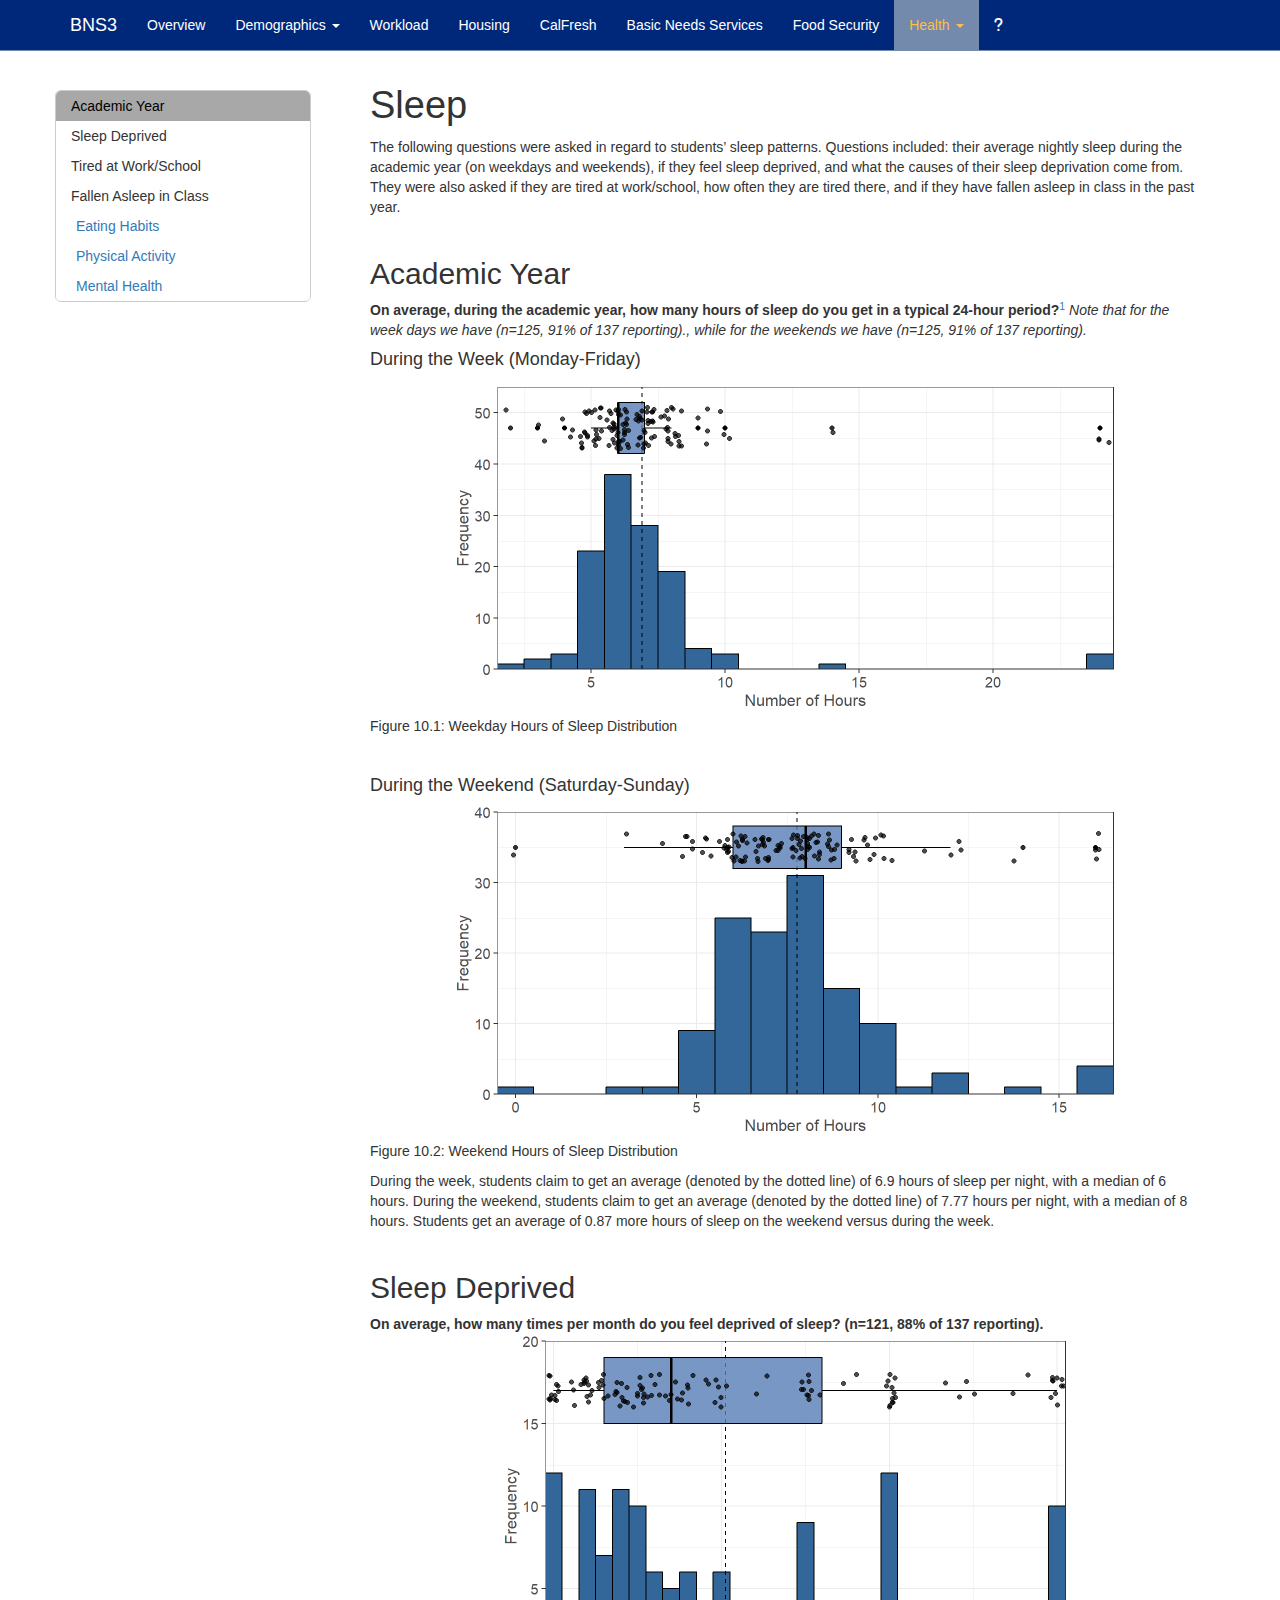
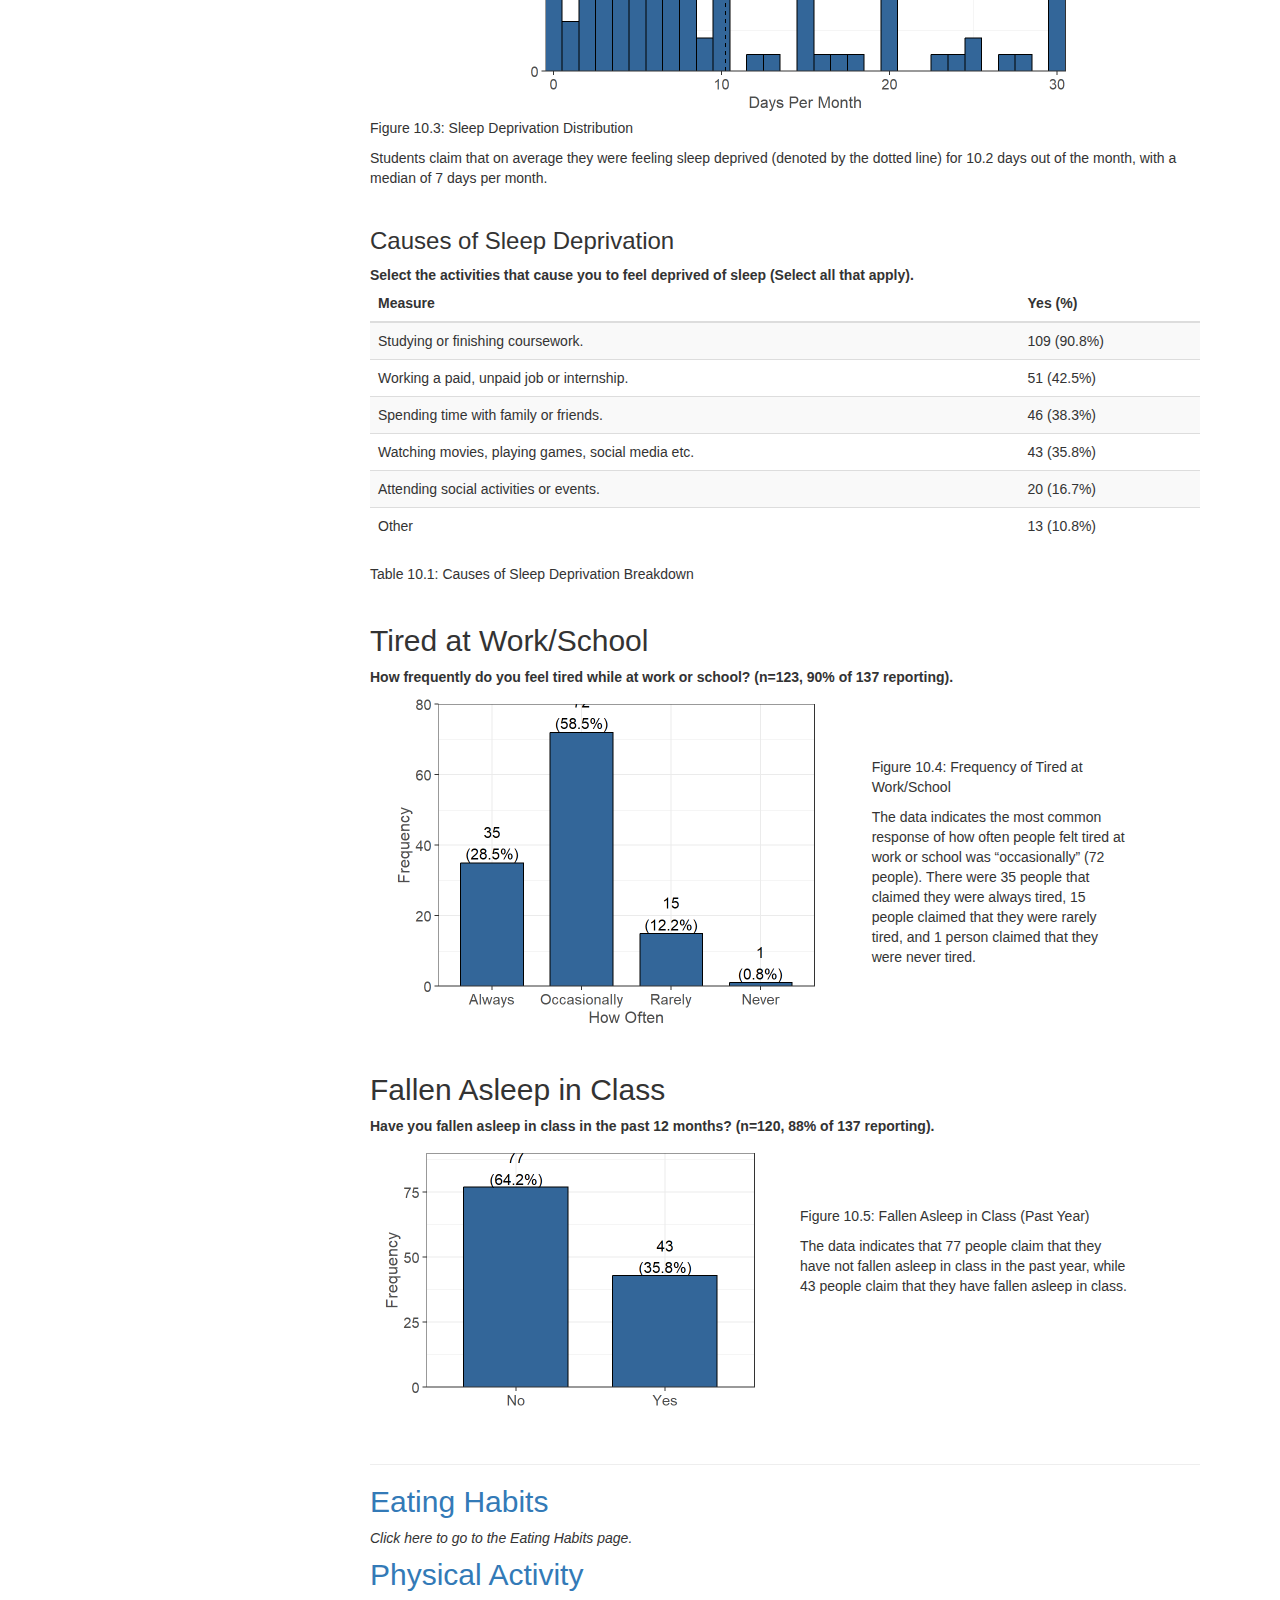
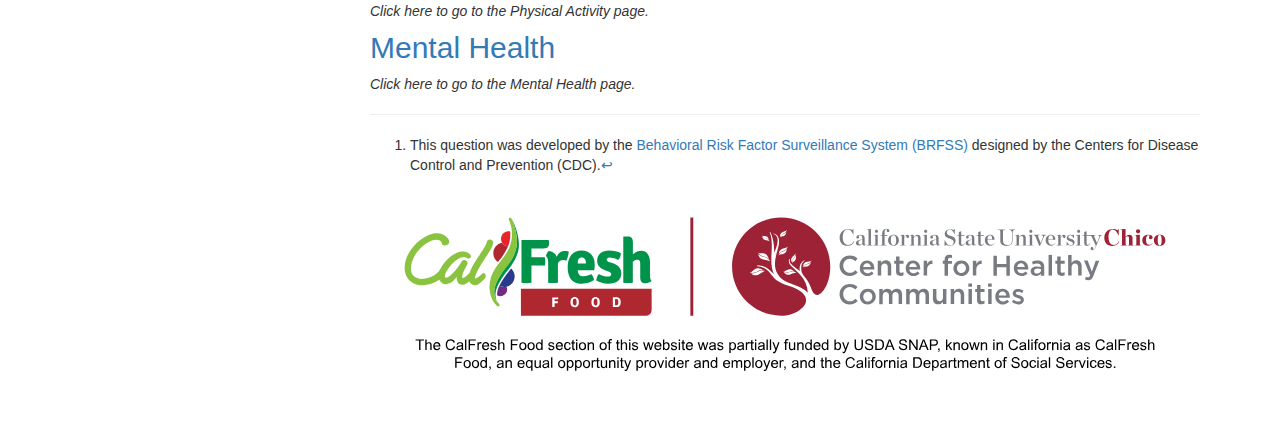
<file: Sleep.html>
<!DOCTYPE html>

<html>

<head>

<meta charset="utf-8" />
<meta name="generator" content="pandoc" />
<meta http-equiv="X-UA-Compatible" content="IE=EDGE" />




<title>Sleep</title>

<script src="site_libs/header-attrs-2.25/header-attrs.js"></script>
<script src="site_libs/jquery-3.6.0/jquery-3.6.0.min.js"></script>
<meta name="viewport" content="width=device-width, initial-scale=1" />
<link href="site_libs/bootstrap-3.3.5/css/bootstrap.min.css" rel="stylesheet" />
<script src="site_libs/bootstrap-3.3.5/js/bootstrap.min.js"></script>
<script src="site_libs/bootstrap-3.3.5/shim/html5shiv.min.js"></script>
<script src="site_libs/bootstrap-3.3.5/shim/respond.min.js"></script>
<style>h1 {font-size: 34px;}
       h1.title {font-size: 38px;}
       h2 {font-size: 30px;}
       h3 {font-size: 24px;}
       h4 {font-size: 18px;}
       h5 {font-size: 16px;}
       h6 {font-size: 12px;}
       code {color: inherit; background-color: rgba(0, 0, 0, 0.04);}
       pre:not([class]) { background-color: white }</style>
<script src="site_libs/jqueryui-1.13.2/jquery-ui.min.js"></script>
<link href="site_libs/tocify-1.9.1/jquery.tocify.css" rel="stylesheet" />
<script src="site_libs/tocify-1.9.1/jquery.tocify.js"></script>
<script src="site_libs/navigation-1.1/tabsets.js"></script>
<script src="site_libs/kePrint-0.0.1/kePrint.js"></script>
<link href="site_libs/lightable-0.0.1/lightable.css" rel="stylesheet" />
<link href="site_libs/font-awesome-6.4.2/css/all.min.css" rel="stylesheet" />
<link href="site_libs/font-awesome-6.4.2/css/v4-shims.min.css" rel="stylesheet" />

<style type="text/css">
  code{white-space: pre-wrap;}
  span.smallcaps{font-variant: small-caps;}
  span.underline{text-decoration: underline;}
  div.column{display: inline-block; vertical-align: top; width: 50%;}
  div.hanging-indent{margin-left: 1.5em; text-indent: -1.5em;}
  ul.task-list{list-style: none;}
    </style>







<link rel="stylesheet" href="styles.css" type="text/css" />



<style type = "text/css">
.main-container {
  max-width: 940px;
  margin-left: auto;
  margin-right: auto;
}
img {
  max-width:100%;
}
.tabbed-pane {
  padding-top: 12px;
}
.html-widget {
  margin-bottom: 20px;
}
button.code-folding-btn:focus {
  outline: none;
}
summary {
  display: list-item;
}
details > summary > p:only-child {
  display: inline;
}
pre code {
  padding: 0;
}
</style>


<style type="text/css">
.dropdown-submenu {
  position: relative;
}
.dropdown-submenu>.dropdown-menu {
  top: 0;
  left: 100%;
  margin-top: -6px;
  margin-left: -1px;
  border-radius: 0 6px 6px 6px;
}
.dropdown-submenu:hover>.dropdown-menu {
  display: block;
}
.dropdown-submenu>a:after {
  display: block;
  content: " ";
  float: right;
  width: 0;
  height: 0;
  border-color: transparent;
  border-style: solid;
  border-width: 5px 0 5px 5px;
  border-left-color: #cccccc;
  margin-top: 5px;
  margin-right: -10px;
}
.dropdown-submenu:hover>a:after {
  border-left-color: #adb5bd;
}
.dropdown-submenu.pull-left {
  float: none;
}
.dropdown-submenu.pull-left>.dropdown-menu {
  left: -100%;
  margin-left: 10px;
  border-radius: 6px 0 6px 6px;
}
</style>

<script type="text/javascript">
// manage active state of menu based on current page
$(document).ready(function () {
  // active menu anchor
  href = window.location.pathname
  href = href.substr(href.lastIndexOf('/') + 1)
  if (href === "")
    href = "index.html";
  var menuAnchor = $('a[href="' + href + '"]');

  // mark the anchor link active (and if it's in a dropdown, also mark that active)
  var dropdown = menuAnchor.closest('li.dropdown');
  if (window.bootstrap) { // Bootstrap 4+
    menuAnchor.addClass('active');
    dropdown.find('> .dropdown-toggle').addClass('active');
  } else { // Bootstrap 3
    menuAnchor.parent().addClass('active');
    dropdown.addClass('active');
  }

  // Navbar adjustments
  var navHeight = $(".navbar").first().height() + 15;
  var style = document.createElement('style');
  var pt = "padding-top: " + navHeight + "px; ";
  var mt = "margin-top: -" + navHeight + "px; ";
  var css = "";
  // offset scroll position for anchor links (for fixed navbar)
  for (var i = 1; i <= 6; i++) {
    css += ".section h" + i + "{ " + pt + mt + "}\n";
  }
  style.innerHTML = "body {" + pt + "padding-bottom: 40px; }\n" + css;
  document.head.appendChild(style);
});
</script>

<!-- tabsets -->

<style type="text/css">
.tabset-dropdown > .nav-tabs {
  display: inline-table;
  max-height: 500px;
  min-height: 44px;
  overflow-y: auto;
  border: 1px solid #ddd;
  border-radius: 4px;
}

.tabset-dropdown > .nav-tabs > li.active:before, .tabset-dropdown > .nav-tabs.nav-tabs-open:before {
  content: "\e259";
  font-family: 'Glyphicons Halflings';
  display: inline-block;
  padding: 10px;
  border-right: 1px solid #ddd;
}

.tabset-dropdown > .nav-tabs.nav-tabs-open > li.active:before {
  content: "\e258";
  font-family: 'Glyphicons Halflings';
  border: none;
}

.tabset-dropdown > .nav-tabs > li.active {
  display: block;
}

.tabset-dropdown > .nav-tabs > li > a,
.tabset-dropdown > .nav-tabs > li > a:focus,
.tabset-dropdown > .nav-tabs > li > a:hover {
  border: none;
  display: inline-block;
  border-radius: 4px;
  background-color: transparent;
}

.tabset-dropdown > .nav-tabs.nav-tabs-open > li {
  display: block;
  float: none;
}

.tabset-dropdown > .nav-tabs > li {
  display: none;
}
</style>

<!-- code folding -->



<style type="text/css">

#TOC {
  margin: 25px 0px 20px 0px;
}
@media (max-width: 768px) {
#TOC {
  position: relative;
  width: 100%;
}
}

@media print {
.toc-content {
  /* see https://github.com/w3c/csswg-drafts/issues/4434 */
  float: right;
}
}

.toc-content {
  padding-left: 30px;
  padding-right: 40px;
}

div.main-container {
  max-width: 1200px;
}

div.tocify {
  width: 20%;
  max-width: 260px;
  max-height: 85%;
}

@media (min-width: 768px) and (max-width: 991px) {
  div.tocify {
    width: 25%;
  }
}

@media (max-width: 767px) {
  div.tocify {
    width: 100%;
    max-width: none;
  }
}

.tocify ul, .tocify li {
  line-height: 20px;
}

.tocify-subheader .tocify-item {
  font-size: 0.90em;
}

.tocify .list-group-item {
  border-radius: 0px;
}


</style>



</head>

<body>


<div class="container-fluid main-container">


<!-- setup 3col/9col grid for toc_float and main content  -->
<div class="row">
<div class="col-xs-12 col-sm-4 col-md-3">
<div id="TOC" class="tocify">
</div>
</div>

<div class="toc-content col-xs-12 col-sm-8 col-md-9">




<div class="navbar navbar-default  navbar-fixed-top" role="navigation">
  <div class="container">
    <div class="navbar-header">
      <button type="button" class="navbar-toggle collapsed" data-toggle="collapse" data-bs-toggle="collapse" data-target="#navbar" data-bs-target="#navbar">
        <span class="icon-bar"></span>
        <span class="icon-bar"></span>
        <span class="icon-bar"></span>
      </button>
      <a class="navbar-brand" href="index.html">BNS3</a>
    </div>
    <div id="navbar" class="navbar-collapse collapse">
      <ul class="nav navbar-nav">
        <li>
  <a href="index.html">Overview</a>
</li>
<li class="dropdown">
  <a href="#" class="dropdown-toggle" data-toggle="dropdown" role="button" data-bs-toggle="dropdown" aria-expanded="false">
    Demographics
     
    <span class="caret"></span>
  </a>
  <ul class="dropdown-menu" role="menu">
    <li>
      <a href="Personal_Demo.html">Personal Demographics</a>
    </li>
    <li>
      <a href="Student_Demo.html">Student Demographics</a>
    </li>
  </ul>
</li>
<li>
  <a href="Workload.html">Workload</a>
</li>
<li>
  <a href="Housing.html">Housing</a>
</li>
<li>
  <a href="CalFresh.html">CalFresh</a>
</li>
<li>
  <a href="Basic_Needs.html">Basic Needs Services</a>
</li>
<li>
  <a href="Food_Security.html">Food Security</a>
</li>
<li class="dropdown">
  <a href="#" class="dropdown-toggle" data-toggle="dropdown" role="button" data-bs-toggle="dropdown" aria-expanded="false">
    Health
     
    <span class="caret"></span>
  </a>
  <ul class="dropdown-menu" role="menu">
    <li>
      <a href="Eating_Habits.html">Eating Habits</a>
    </li>
    <li>
      <a href="Physical_Activity.html">Physical Activity</a>
    </li>
    <li>
      <a href="Sleep.html">Sleep</a>
    </li>
    <li>
      <a href="Mental_Health.html">Mental Health</a>
    </li>
  </ul>
</li>
<li>
  <a href="Instructions.html">
    <span class="fa fa-question"></span>
     
  </a>
</li>
      </ul>
      <ul class="nav navbar-nav navbar-right">
        
      </ul>
    </div><!--/.nav-collapse -->
  </div><!--/.container -->
</div><!--/.navbar -->

<div id="header">



<h1 class="title toc-ignore">Sleep</h1>

</div>


<p>The following questions were asked in regard to students’ sleep
patterns. Questions included: their average nightly sleep during the
academic year (on weekdays and weekends), if they feel sleep deprived,
and what the causes of their sleep deprivation come from. They were also
asked if they are tired at work/school, how often they are tired there,
and if they have fallen asleep in class in the past year.</p>
<p><br></p>
<div id="academic-year" class="section level2">
<h2>Academic Year</h2>
<p><strong>On average, during the academic year, how many hours of sleep
do you get in a typical 24-hour period?</strong><a href="#fn1"
class="footnote-ref" id="fnref1"><sup>1</sup></a> <em>Note that for the
week days we have (n=125, 91% of 137 reporting)., while for the weekends
we have (n=125, 91% of 137 reporting).</em></p>
<div id="during-the-week-monday-friday" class="section level4">
<h4>During the Week (Monday-Friday)</h4>
<p><img src="Sleep_files/figure-html/unnamed-chunk-2-1.png" width="672" style="display: block; margin: auto;" />
Figure 10.1: Weekday Hours of Sleep Distribution</p>
<p><br></p>
</div>
<div id="during-the-weekend-saturday-sunday" class="section level4">
<h4>During the Weekend (Saturday-Sunday)</h4>
<p><img src="Sleep_files/figure-html/unnamed-chunk-3-1.png" width="672" style="display: block; margin: auto;" />
Figure 10.2: Weekend Hours of Sleep Distribution</p>
<p>During the week, students claim to get an average (denoted by the
dotted line) of 6.9 hours of sleep per night, with a median of 6 hours.
During the weekend, students claim to get an average (denoted by the
dotted line) of 7.77 hours per night, with a median of 8 hours. Students
get an average of 0.87 more hours of sleep on the weekend versus during
the week.</p>
<p><br></p>
</div>
</div>
<div id="sleep-deprived" class="section level2">
<h2>Sleep Deprived</h2>
<p><strong>On average, how many times per month do you feel deprived of
sleep? (n=121, 88% of 137 reporting).</strong>
<img src="Sleep_files/figure-html/unnamed-chunk-4-1.png" width="576" style="display: block; margin: auto;" />
Figure 10.3: Sleep Deprivation Distribution</p>
<p>Students claim that on average they were feeling sleep deprived
(denoted by the dotted line) for 10.2 days out of the month, with a
median of 7 days per month.</p>
<p><br></p>
<div id="causes-of-sleep-deprivation" class="section level3">
<h3>Causes of Sleep Deprivation</h3>
<strong>Select the activities that cause you to feel deprived of sleep
(Select all that apply).</strong>
<table class="table table-striped" style="margin-left: auto; margin-right: auto;">
<thead>
<tr>
<th style="text-align:left;">
Measure
</th>
<th style="text-align:left;">
Yes (%)
</th>
</tr>
</thead>
<tbody>
<tr>
<td style="text-align:left;">
Studying or finishing coursework.
</td>
<td style="text-align:left;">
109 (90.8%)
</td>
</tr>
<tr>
<td style="text-align:left;">
Working a paid, unpaid job or internship.
</td>
<td style="text-align:left;">
51 (42.5%)
</td>
</tr>
<tr>
<td style="text-align:left;">
Spending time with family or friends.
</td>
<td style="text-align:left;">
46 (38.3%)
</td>
</tr>
<tr>
<td style="text-align:left;">
Watching movies, playing games, social media etc.
</td>
<td style="text-align:left;">
43 (35.8%)
</td>
</tr>
<tr>
<td style="text-align:left;">
Attending social activities or events.
</td>
<td style="text-align:left;">
20 (16.7%)
</td>
</tr>
<tr>
<td style="text-align:left;">
Other
</td>
<td style="text-align:left;">
13 (10.8%)
</td>
</tr>
</tbody>
</table>
<p>Table 10.1: Causes of Sleep Deprivation Breakdown</p>
<p><br></p>
</div>
</div>
<div id="tired-at-workschool" class="section level2">
<h2>Tired at Work/School</h2>
<p><strong>How frequently do you feel tired while at work or school?
(n=123, 90% of 137 reporting).</strong></p>
<div class="row">
<div class="col-md-7">
<p><img src="Sleep_files/figure-html/unnamed-chunk-6-1.png" width="432" style="display: block; margin: auto;" /></p>
</div>
<div class="col-md-4">
<p><br><br><br>Figure 10.4: Frequency of Tired at Work/School <br></p>
<p>The data indicates the most common response of how often people felt
tired at work or school was “occasionally” (72 people). There were 35
people that claimed they were always tired, 15 people claimed that they
were rarely tired, and 1 person claimed that they were never tired.</p>
</div>
</div>
<p><br></p>
</div>
<div id="fallen-asleep-in-class" class="section level2">
<h2>Fallen Asleep in Class</h2>
<p><strong>Have you fallen asleep in class in the past 12 months?
(n=120, 88% of 137 reporting).</strong></p>
<div class="row">
<div class="col-md-6">
<p><img src="Sleep_files/figure-html/unnamed-chunk-7-1.png" width="384" style="display: block; margin: auto;" /></p>
</div>
<div class="col-md-5">
<p><br><br><br>Figure 10.5: Fallen Asleep in Class (Past Year) <br></p>
<p>The data indicates that 77 people claim that they have not fallen
asleep in class in the past year, while 43 people claim that they have
fallen asleep in class.</p>
</div>
</div>
<hr />
</div>
<div id="eating-habits" class="section level2">
<h2><a href="Eating_Habits.html">Eating Habits</a></h2>
<p><em>Click here to go to the Eating Habits page.</em></p>
</div>
<div id="physical-activity" class="section level2">
<h2><a href="Physical_Activity.html">Physical Activity</a></h2>
<p><em>Click here to go to the Physical Activity page.</em></p>
</div>
<div id="mental-health" class="section level2">
<h2><a href="Mental_Health.html">Mental Health</a></h2>
<p><em>Click here to go to the Mental Health page.</em></p>
</div>
<div class="footnotes footnotes-end-of-document">
<hr />
<ol>
<li id="fn1"><p>This question was developed by the <a
href="https://www.cdc.gov/brfss/questionnaires/pdf-ques/2018_BRFSS_English_Questionnaire.pdf#page=19">Behavioral
Risk Factor Surveillance System (BRFSS)</a> designed by the Centers for
Disease Control and Prevention (CDC).<a href="#fnref1"
class="footnote-back">↩︎</a></p></li>
</ol>
</div>

<?xml version="1.0" encoding="utf-8"?>
<!-- Generator: Adobe Illustrator 28.3.0, SVG Export Plug-In . SVG Version: 6.00 Build 0)  -->
<svg version="1.1" id="Layer_1" xmlns="http://www.w3.org/2000/svg" xmlns:xlink="http://www.w3.org/1999/xlink" x="0px" y="0px"
	 viewBox="0 0 1200 316" style="enable-background:new 0 0 1200 316;" xml:space="preserve">
<style type="text/css">
	.st0{fill:#AF2830;}
	.st1{fill:#8AC340;}
	.st2{fill:#00944B;}
	.st3{fill:none;}
	.st4{fill:#722B82;}
	.st5{fill:#E72429;}
	.st6{fill:#2A3B8E;}
	.st7{fill:#FFFFFF;}
	.st8{fill:#9D2235;}
	.st9{fill:#787C82;}
</style>
<g>
	<g>
		<g>
			<path class="st0" d="M396.9,189c7.4,0,10.3-3.5,10.3-9.5c0-6,0-29.4,0-29.4h-189V189C218.2,189,389.5,189,396.9,189z"/>
			<path class="st1" d="M162.6,127.9c-1.7,1.7-2.4,2.4-3.7,3.4c-1.2,1-2.3,1.8-3.3,2.5c-1,0.6-1.7,1-2.3,1.2
				c-0.7,0.3-1.1,0.3-1.3,0.3c-0.1,0-0.2,0-0.3,0c0-0.1-0.1-0.3-0.1-0.6c0-0.4,0-1.3,0.7-3.4c0.7-2.1,1.8-4.6,3.2-7.5
				c1.4-2.9,3.3-6.2,5.7-9.9c0.8-1.2,1.6-2.5,2.5-3.8c0.9-1.3,1.7-2.6,2.5-3.8c2.8-4.1,5.3-8.1,7.6-11.8c2.3-3.8,3.7-7.3,4.3-10.5
				c0.2-1.2-0.1-2.4-0.8-3.4c-0.8-1-1.8-1.7-3-1.9c-1.3-0.2-2.5,0.1-3.5,0.8c-1.1,0.7-1.7,1.7-1.9,2.9c-0.2,1-0.6,2.3-1.3,3.7
				c-0.7,1.5-1.6,3.1-2.5,4.7c-1,1.7-2,3.4-3.2,5.1c-1.2,1.8-2.3,3.5-3.4,5.2c-0.9,1.3-1.8,2.6-2.6,3.9c-0.8,1.2-1.7,2.5-2.5,3.9
				c-4.6,7.2-7.7,13.3-9.4,17.9c-1.3,1.4-2.6,2.7-4,3.9c-2,1.9-3.6,3.1-4.7,3.5c-1.3,0.5-1.7,0.5-1.7,0.5c0,0-0.2-0.2-0.3-1
				c-0.1-0.8,0-2,0.3-3.4c0.3-1.5,0.9-3.4,1.9-5.7c0.9-2.3,2.4-5,4.2-8c0,0,0-0.1,0-0.1c0.1-0.3,0.3-0.6,0.6-1
				c0.7-1.1,0.9-2.3,0.6-3.5c-0.3-1.2-1-2.2-2.1-2.9c-1.1-0.7-2.3-0.9-3.5-0.6c-1.2,0.3-2.2,1-2.8,2.1c-0.2,0.2-0.3,0.4-0.4,0.6
				c-0.1,0.2-0.3,0.4-0.4,0.7c-2.3,3.8-4.7,7.2-7.1,10.1c-2.4,2.9-4.7,5.4-6.8,7.3c-2.1,1.9-3.9,3.3-5.5,4.1
				c-1.4,0.7-2.4,0.9-3.1,0.5c-0.1-0.1-0.3-0.2-0.7-0.7c-0.1-0.1-0.3-0.6-0.2-1.9c0.1-1.2,0.5-2.6,1.2-4.3c0.1-0.1,0.1-0.2,0.2-0.3
				c0.2-0.4,0.5-0.9,0.6-1.4c0.1-0.1,0.1-0.2,0.2-0.3c1.3-2.5,3.1-5.1,5.2-7.6c2.1-2.6,4.5-5,7.1-7.1c2.6-2.2,5.1-3.8,7.7-5
				c4-1.8,7.1-1.8,9.5,0.1c1.1,0.9,2.1,1.2,3.1,1c1-0.2,1.7-0.6,2.2-1.3c0.5-0.7,0.6-1.6,0.5-2.6c-0.1-1-0.7-2-1.8-2.8
				c-2.5-2-5.4-3.2-8.7-3.5c-3.3-0.3-6.8,0.4-10.4,2c-3.2,1.4-6.3,3.4-9.3,5.9c-3,2.5-5.7,5.3-8.1,8.3c-2.1,2.7-3.9,5.4-5.3,8.3
				c-0.2,0.3-0.4,0.6-0.6,0.9c-0.4,0.7-0.8,1.4-1.3,2.1c-0.4,0.7-0.9,1.3-1.4,1.9c-1.7,1.8-3.7,3.5-6,4.9c-2.3,1.4-4.7,2.5-7.1,3.4
				c-1.8,0.6-3.7,1.1-5.6,1.4c-1.9,0.4-3.8,0.5-5.7,0.5c-1.9-0.1-3.7-0.4-5.4-0.9c-1.7-0.5-3.4-1.4-5-2.6c-2.3-1.7-3.8-3.9-4.4-6.8
				c-0.6-2.9-0.7-6-0.2-9.1c0.5-3.2,1.4-6.4,2.8-9.4c1.3-3.1,2.7-5.7,4.2-7.9c2.6-3.7,5.6-7.2,8.8-10c3.3-2.9,9.2-6.8,14.1-8.7
				c4.5-1.7,8.3-1.9,11-0.4c2.3,1.3,3.3,3.4,3.5,4.5c0.4,1.7,1.6,2.8,3.5,3c2.7,0.3,6-1.5,6.9-3.6c1.7-4.1-2.4-8.6-6.8-11.4
				c-1.9-1.2-4.1-2.1-6.4-2.5c-2.4-0.4-4.9-0.5-7.3-0.1c-2.4,0.4-4.7,0.9-7,1.8c-2.3,0.8-4.5,1.9-6.7,3.1c-2.1,1.2-4.1,2.5-6,3.8
				c-4.2,3-8,6.4-11.3,10.3c-3.4,3.9-6.2,8.2-8.4,12.8c-1.1,2.3-2.1,4.8-2.8,7.4c-0.8,2.7-1.2,5.3-1.4,8c-0.2,2.7-0.1,5.3,0.3,8
				c0.4,2.7,1.3,5.2,2.6,7.6c2,3.7,4.8,6.5,8.4,8.5c3.6,2,7.4,3.2,11.4,3.6c1.2,0.1,2.4,0.2,3.6,0.2c3.5,0,7.1-0.6,10.6-1.7
				c4.7-1.5,9-3.6,12.9-6.2c0.1,0,0.1-0.1,0.2-0.1c0.1,0.1,0.1,0.3,0.2,0.4c0.9,1.9,2.4,3.5,4.3,4.6c1.4,0.9,3.1,1.4,4.9,1.4
				c1.8,0,3.6-0.4,5.3-1.2c1.7-0.9,3.3-2,4.8-3.2c1.5-1.3,2.9-2.7,4.2-4.3c0.5-0.6,1-1.2,1.4-1.8c0,0.5,0,0.9,0,1.4
				c0.1,1.4,0.3,2.7,0.6,3.8c0.3,1.1,0.7,2,1.2,2.9c0.5,0.9,1,1.4,1.5,1.7c1.7,1,3.3,1.6,4.8,1.6c0.1,0,0.2,0,0.3,0
				c1.7,0,3.4-0.5,5-1.4c1.6-0.9,3.2-2.1,4.7-3.6c0.3,0.8,0.7,1.5,1.2,2.1c0.7,0.8,1.4,1.4,2.1,1.9c0.8,0.5,1.6,0.8,2.3,1.1
				c0.8,0.3,1.7,0.5,2.6,0.5c0.1,0,0.1,0,0.2,0c1.5,0,3.2-0.5,4.8-1.5c1.7-1,3.4-2.3,5-3.9c1.6-1.5,2.5-2.5,4.8-5.2
				C169.2,130.7,165.5,125,162.6,127.9z"/>
			<g>
				<path class="st2" d="M233.4,91.7v7.1v5.7h19.4c0.5,1.8,0.7,3.8,0.7,6s-0.2,4.1-0.7,6h-19.4v25c-1.9,0.4-4.3,0.5-7.2,0.5
					c-2.9,0-5.3-0.2-7.2-0.5V80l0.6-0.5h38.8c0.4,1.5,0.5,3.4,0.5,5.6c0,2.3-0.6,3.9-1.9,5c-1.2,1.1-3.2,1.6-5.9,1.6H233.4z"/>
				<path class="st2" d="M254.2,102.6c0.3-1.2,0.9-2.6,1.7-4c0.8-1.5,1.7-2.6,2.5-3.2c5.6,0.4,9.4,3.2,11.6,8.2
					c2.3-5.4,6.1-8.2,11.3-8.2c1.6,0,3.6,0.2,6,0.7c0,1.9-0.3,4.1-1,6.7c-0.6,2.6-1.5,4.8-2.6,6.6c-1-0.4-2.6-0.7-4.6-0.9
					c-3,0-5.5,1.5-7.4,4.6v28.2c-2,0.4-4.3,0.5-7,0.5c-2.7,0-5.1-0.2-7.1-0.5v-29.3C257.6,107.5,256.5,104.4,254.2,102.6z"/>
				<path class="st2" d="M324,123.3h-23.6c0.1,2.7,0.8,4.8,2.1,6.3c1.3,1.5,3.3,2.2,6.2,2.2c1.4,0,3.1-0.2,5-0.6
					c1.9-0.4,4.1-1.1,6.5-2c2,2.1,3.2,4.8,3.7,8.3c-4.8,3.4-10.7,5.2-17.8,5.2c-3.8,0-7-0.6-9.6-1.8c-2.6-1.2-4.7-2.9-6.3-5.1
					c-1.6-2.2-2.7-4.7-3.4-7.7c-0.7-3-1-6.2-1-9.7c0-3.4,0.4-6.5,1.2-9.4c0.8-2.9,2.1-5.4,3.7-7.5c1.7-2.1,3.8-3.8,6.3-5
					c2.6-1.2,5.6-1.8,9-1.8c2.9,0,5.5,0.5,7.8,1.4c2.3,1,4.3,2.3,5.9,4c1.6,1.7,2.9,3.7,3.8,6.1c0.9,2.4,1.3,4.9,1.3,7.7
					C325.1,117.7,324.8,120.8,324,123.3z M300.3,113.5h11.9v-1c0-2.2-0.5-4.1-1.5-5.5c-1-1.4-2.5-2.2-4.5-2.2c-1.9,0-3.3,0.7-4.3,2
					S300.4,110.4,300.3,113.5z"/>
				<path class="st2" d="M327.1,138.2c0.1-1.6,0.5-3.3,1.2-5.2c0.8-1.9,1.6-3.4,2.7-4.4c4.8,2.5,9,3.8,12.6,3.8c1.7,0,3-0.3,3.9-0.9
					c0.9-0.6,1.4-1.3,1.4-2.3c0-1.8-1.4-3.2-4.2-4.1l-5-1.9c-7.5-2.8-11.3-7.3-11.3-13.6c0-4.6,1.6-8.2,4.8-10.9
					c3.2-2.7,7.4-4,12.8-4c2.7,0,5.6,0.4,8.8,1.1c3.2,0.8,5.8,1.6,7.9,2.7c0.1,1.7-0.2,3.6-1,5.6c-0.8,2-1.8,3.5-2.9,4.3
					c-5.1-2.3-9.3-3.4-12.7-3.4c-1.2,0-2.1,0.3-2.8,0.8c-0.6,0.5-1,1.2-1,2.1c0,1.4,1.1,2.6,3.4,3.4l5.6,2c8,2.8,12.1,7.7,12.1,14.6
					c0,4.5-1.7,8.1-5,10.8s-8.1,4-14.2,4C338,142.7,332.3,141.2,327.1,138.2z"/>
				<path class="st2" d="M404.8,111.4V130c0,4,0.7,7,2.3,8.9c-2.3,2-5,3.1-8.3,3.1c-3.1,0-5.3-0.7-6.4-2.2c-1.1-1.4-1.7-3.6-1.7-6.6
					V114c0-2.1-0.3-3.6-0.8-4.6c-0.6-1-1.6-1.5-3.2-1.5c-0.9,0-2,0.2-3.1,0.7c-1.2,0.5-2.4,1.3-3.6,2.4v30.2c-2,0.4-4.3,0.5-6.9,0.5
					c-2.6,0-4.9-0.2-6.9-0.5v-66l0.6-0.6h5.6c2.9,0,4.9,0.6,6,1.9c1.1,1.3,1.7,3.5,1.7,6.6v17.1c4-3.3,8.1-5,12.1-5
					c4,0,7.1,1.5,9.3,4.4C403.7,102.6,404.8,106.5,404.8,111.4z"/>
			</g>
			<g>
				<path class="st3" d="M204.1,61.5c0.1,0.4,0.2,0.9,0.3,1.5C204.3,62.5,204.2,62,204.1,61.5z"/>
				<path class="st3" d="M185.3,114.4c0.5-0.6,0.9-1.2,1.4-1.9c-1.2,1.5-2.3,2.9-3.3,4.3C184,116,184.6,115.2,185.3,114.4z"/>
				<path class="st4" d="M187,145.8c-2.4,5.2-3.5,9.7-3.3,13.5c1.8,1.1,4,1.6,6.3,1.3c5.3-0.7,9-5.5,8.2-10.8c-0.1-1-0.5-2-0.9-2.8
					c-0.4,0.1-0.9,0.2-1.3,0.3C192.8,147.8,189.7,147.2,187,145.8z"/>
				<path class="st0" d="M199.5,88.9c-3.6-0.2-6.8-2.3-8.6-5.3c-7.5,1.4-13,8.1-12.6,15.8c0.2,5,2.8,9.4,6.7,12.1
					c3.8-4.4,10.1-12.6,14.2-21.8C199.3,89.4,199.4,89.1,199.5,88.9z"/>
				<path class="st5" d="M199.5,88.9c3.4-8,3.6-16.1,3.2-21.5c-1-0.3-2-0.4-3-0.4c-5.9,0.2-10.5,5.4-10.3,11.4
					c0.1,1.9,0.7,3.6,1.6,5.2C192.7,86.6,195.9,88.7,199.5,88.9z"/>
				<path class="st6" d="M203.9,120.8c-0.7,0.9-1.4,1.8-2.1,2.7c-6.9,8.4-11.8,15.8-14.7,22.3c2.7,1.3,5.8,1.9,8.9,1.5
					c0.5-0.1,0.9-0.2,1.3-0.3c7.6-1.7,12.8-9,11.7-16.8C208.5,126.4,206.6,123.2,203.9,120.8z"/>
				<polygon class="st2" points="204.2,47.8 201.6,47 204.2,47.8 				"/>
				<path class="st2" d="M200.1,122.2c11.3-13.8,14.2-25.8,15-30.7c1.2-13.2-2.3-27.8-10.7-43.3l0,0c11.7,26.7,10.7,46.2-3.3,65.1
					l0,0c-22.7,27.6-27.2,45.6-14.6,58.6l0,0l0,0c-3.5-3.7-5-7.8-5-12.2C180.9,150.5,187,138.2,200.1,122.2z"/>
				<polygon class="st2" points="186.9,172.2 186.7,172.2 186.9,175.1 				"/>
				<path class="st1" d="M201.1,113.4L201.1,113.4c14.1-18.9,15.1-38.4,3.4-65.1l0,0l-0.2-0.4l0,0l-2.6-0.8l-1.2,2.5l0.2,0.4
					c1.7,3.9,2.8,7.7,3.6,11.3l0,0c0,0.1,0,0.1,0,0.2c0.1,0.5,0.2,1,0.3,1.5c0.8,5,1.8,16.4-3.2,27.6c-3.5,7.8-9.4,15.3-14.6,22
					c-0.5,0.6-0.9,1.2-1.4,1.9c-0.7,0.8-1.3,1.6-1.9,2.5c-0.6,0.8-1.1,1.5-1.6,2.2c-12.7,18.4-12.2,41.5,1.8,55.8l0.3,0.3l2.9-0.1
					l0.2-2.9v0l-0.4-0.3l0,0C173.8,159,178.3,140.9,201.1,113.4z"/>
			</g>
			<g>
				<path class="st7" d="M266.7,165.2l0.2,1.6v1.4h4.5c0.1,0.4,0.2,0.8,0.2,1.3c0,0.5-0.1,0.9-0.2,1.3h-4.5v5.5
					c-0.4,0.1-1,0.1-1.7,0.1c-0.7,0-1.2,0-1.7-0.1v-13.7l0.1-0.1h8.6c0.1,0.3,0.1,0.8,0.1,1.3c0,0.5-0.1,0.9-0.4,1.1
					c-0.3,0.2-0.7,0.4-1.3,0.4H266.7z"/>
				<path class="st7" d="M292.1,175.4c-1.5-1.2-2.2-3.2-2.2-6c0-1.2,0.1-2.3,0.4-3.2c0.3-0.9,0.7-1.7,1.2-2.3
					c0.5-0.6,1.2-1.1,1.9-1.4c0.8-0.3,1.6-0.5,2.5-0.5c0.9,0,1.8,0.2,2.6,0.5c0.8,0.3,1.4,0.8,1.9,1.4c0.5,0.6,0.9,1.4,1.2,2.3
					c0.3,0.9,0.4,2,0.4,3.2c0,1.2-0.1,2.2-0.4,3.2c-0.3,0.9-0.7,1.7-1.2,2.3c-0.5,0.6-1.2,1.1-1.9,1.4c-0.8,0.3-1.6,0.5-2.6,0.5
					C294.5,176.7,293.2,176.2,292.1,175.4z M293.8,172.5c0.4,1.1,1.1,1.6,2.2,1.6c0.6,0,1-0.1,1.4-0.4c0.3-0.3,0.6-0.6,0.8-1.1
					c0.2-0.4,0.3-0.9,0.4-1.4c0.1-0.5,0.1-1.1,0.1-1.6c0-0.5,0-1-0.1-1.6c0-0.6-0.1-1.1-0.3-1.7c-0.2-0.5-0.4-0.9-0.8-1.3
					c-0.4-0.3-0.9-0.5-1.6-0.5c-0.7,0-1.2,0.2-1.5,0.5c-0.3,0.3-0.6,0.8-0.8,1.2c-0.2,0.5-0.3,1-0.3,1.6c0,0.6-0.1,1-0.1,1.5
					c0,0.6,0,1.2,0.1,1.7C293.5,171.5,293.6,172,293.8,172.5z"/>
				<path class="st7" d="M322.3,175.4c-1.5-1.2-2.2-3.2-2.2-6c0-1.2,0.1-2.3,0.4-3.2c0.3-0.9,0.7-1.7,1.2-2.3
					c0.5-0.6,1.2-1.1,1.9-1.4c0.8-0.3,1.6-0.5,2.5-0.5c0.9,0,1.8,0.2,2.6,0.5c0.8,0.3,1.4,0.8,1.9,1.4c0.5,0.6,0.9,1.4,1.2,2.3
					c0.3,0.9,0.4,2,0.4,3.2c0,1.2-0.1,2.2-0.4,3.2c-0.3,0.9-0.7,1.7-1.2,2.3c-0.5,0.6-1.2,1.1-1.9,1.4c-0.8,0.3-1.6,0.5-2.6,0.5
					C324.6,176.7,323.3,176.2,322.3,175.4z M324,172.5c0.4,1.1,1.1,1.6,2.2,1.6c0.6,0,1-0.1,1.4-0.4c0.3-0.3,0.6-0.6,0.8-1.1
					c0.2-0.4,0.3-0.9,0.4-1.4c0.1-0.5,0.1-1.1,0.1-1.6c0-0.5,0-1-0.1-1.6c0-0.6-0.1-1.1-0.3-1.7c-0.2-0.5-0.4-0.9-0.8-1.3
					c-0.4-0.3-0.9-0.5-1.6-0.5c-0.7,0-1.2,0.2-1.5,0.5c-0.3,0.3-0.6,0.8-0.8,1.2c-0.2,0.5-0.3,1-0.3,1.6c0,0.6-0.1,1-0.1,1.5
					c0,0.6,0,1.2,0.1,1.7C323.7,171.5,323.8,172,324,172.5z"/>
				<path class="st7" d="M360.1,175.5c-0.4,0.4-1,0.6-1.7,0.8c-0.7,0.2-1.5,0.2-2.4,0.2c-0.4,0-1,0-1.8,0c-0.8,0-1.8,0-3-0.1
					l-0.1-0.1v-13.8l0.1-0.1c0.8,0,1.6,0,2.5-0.1s1.8,0,2.7,0c1.2,0,2.1,0.2,2.9,0.6c0.8,0.4,1.4,0.9,1.9,1.5s0.8,1.4,1,2.3
					c0.2,0.9,0.3,1.8,0.3,2.8c0,1.4-0.2,2.6-0.5,3.6C361.6,173.9,361,174.8,360.1,175.5z M356.4,173.9c1.8,0,2.7-1.5,2.7-4.5
					c0-3-0.9-4.6-2.7-4.6c-0.4,0-0.8,0-1.2,0c-0.3,0-0.6,0-0.9,0v9.2c0.2,0,0.5,0,0.9,0C355.6,173.9,355.9,173.9,356.4,173.9z"/>
			</g>
		</g>
		<rect x="463.2" y="47" class="st8" width="4.2" height="142"/>
		<g>
			<g>
				<g>
					<path class="st9" d="M679,76.2c0-7.4,5.4-12.5,12.2-12.5c2.4,0,4.4,0.6,6,1.4l1.5-1.6h0.3v8.1h-0.4c-1.8-4.7-4.2-7.3-7.8-7.3
						c-4,0-7.3,3.6-7.3,11.5c0,7.8,4.2,10.9,8.2,10.9c3.8,0,6.5-2.4,8-5.6l0.6,0.3c-1.4,3.3-4.4,6.6-9.7,6.6
						C683.6,88.1,679,83.4,679,76.2"/>
					<path class="st9" d="M711.8,84.3v-5c-4.4,0.9-5.4,1.8-5.4,4.1c0,1.6,0.8,2.7,2.5,2.7C710,86.2,711.1,85.2,711.8,84.3 M702.6,84
						c0-1.3,0.6-2.6,2-3.4c2.5-1.4,6.4-1.6,7.1-1.9v-2.4c0-2.5-0.7-3.7-2.7-3.7c-1.1,0-2.2,0.4-2.8,1c0.6,0.5,0.9,1.1,0.9,1.8
						c0,1.2-0.7,2-2,2c-1.2,0-1.9-0.9-1.9-2c0-2,2.4-3.4,6.2-3.4c3.8,0,5.8,1.5,5.8,4.9v7.8c0,1.6,0.6,2.3,2.5,1.5l0.1,0.3
						c-1.2,0.7-2,1.1-3.2,1.1c-1.9,0-2.6-0.8-2.8-2.6h-0.1c-1.3,1.5-2.8,2.6-4.9,2.6C703.9,87.7,702.6,85.9,702.6,84"/>
					<path class="st9" d="M718.4,87.1c1.9,0,2.4-0.3,2.4-1.3V65.9c0-1.1-0.3-1.6-2.7-1.7v-0.4l6.2-0.2v22.2c0,1,0.4,1.2,2.4,1.3v0.4
						h-8.3V87.1z"/>
					<path class="st9" d="M730.1,67c0-1.4,0.9-2.3,2.2-2.3c1.3,0,2.2,0.9,2.2,2.2c0,1.3-0.9,2.3-2.2,2.3
						C730.9,69.2,730.1,68.4,730.1,67 M728.2,87.1c1.9,0,2.4-0.3,2.4-1.3V74.4c0-1-0.5-1.6-2.4-1.7v-0.4l5.9-0.2v13.8
						c0,1,0.4,1.2,2.4,1.3v0.4h-8.4V87.1z"/>
					<path class="st9" d="M738.1,87.1c1.9,0,2.4-0.3,2.4-1.3V73.3h-2.9v-0.4l2.9-0.7v-1.3c0-2.8,0.7-4.6,1.9-5.8
						c1.1-1.1,2.6-1.7,4.3-1.7c2.9,0,4.3,1.3,4.3,2.7c0,1.2-0.7,2-1.9,2c-1,0-2-0.6-2-2.1c0-0.4,0.3-1.2,0.5-1.5
						c-0.3-0.3-0.7-0.5-1.2-0.5c-0.6,0-1,0.2-1.4,0.6c-0.6,0.6-0.9,1.7-0.9,4.3v3.4h4.2v1H744v12.5c0,1,0.7,1.2,3.2,1.3v0.4h-9V87.1
						z"/>
					<path class="st9" d="M760.8,79.8c0-5.2-1.5-7.3-4-7.3c-2.5,0-3.8,2.1-3.8,7.3c0,5.2,1.5,7.3,4.1,7.3
						C759.5,87.1,760.8,85,760.8,79.8 M749.1,79.9c0-4.7,3.5-8,7.8-8c4.4,0,7.8,3.1,7.8,7.9c0,4.8-3.5,8-7.8,8
						C752.5,87.8,749.1,84.6,749.1,79.9"/>
					<path class="st9" d="M766.5,87.1c1.9,0,2.4-0.3,2.4-1.3V74.4c0-1-0.5-1.6-2.4-1.7v-0.4l5.8-0.2v3.4c1.2-2.2,2.8-3.5,4.5-3.5
						c1.8,0,2.7,1.1,2.7,2.4c0,1.3-0.8,2.2-2,2.2c-1.2,0-2.1-0.9-2.1-2.1c0-0.3,0.1-0.8,0.2-1c-1.3,0.2-2.2,1.1-3.2,2.8v9.6
						c0,1,0.6,1.2,2.9,1.3v0.4h-8.8V87.1z"/>
					<path class="st9" d="M780.3,87.1c1.9,0,2.4-0.3,2.4-1.3V74.4c0-1-0.5-1.6-2.4-1.7v-0.4l5.8-0.2v3.6c1.5-2.4,3.5-3.7,5.8-3.7
						c2.6,0,4.1,1.6,4.1,4.7v9.2c0,1,0.4,1.2,2.4,1.3v0.4h-7.9v-0.4c1.5,0,2-0.3,2-1.3v-8.6c0-2.4-0.7-3.6-2.7-3.6
						c-1.4,0-2.7,1.1-3.6,2.8v9.4c0,1,0.5,1.2,2,1.3v0.4h-7.8V87.1z"/>
					<path class="st9" d="M801.2,67c0-1.4,0.9-2.3,2.2-2.3c1.3,0,2.2,0.9,2.2,2.2c0,1.3-0.9,2.3-2.2,2.3
						C802,69.2,801.2,68.4,801.2,67 M799.3,87.1c1.9,0,2.4-0.3,2.4-1.3V74.4c0-1-0.5-1.6-2.4-1.7v-0.4l5.9-0.2v13.8
						c0,1,0.4,1.2,2.4,1.3v0.4h-8.4V87.1z"/>
					<path class="st9" d="M818.7,84.3v-5c-4.4,0.9-5.4,1.8-5.4,4.1c0,1.6,0.8,2.7,2.5,2.7C816.9,86.2,818,85.2,818.7,84.3 M809.5,84
						c0-1.3,0.6-2.6,2-3.4c2.5-1.4,6.4-1.6,7.1-1.9v-2.4c0-2.5-0.7-3.7-2.7-3.7c-1.1,0-2.2,0.4-2.8,1c0.6,0.5,0.9,1.1,0.9,1.8
						c0,1.2-0.7,2-2,2c-1.2,0-1.9-0.9-1.9-2c0-2,2.4-3.4,6.2-3.4s5.8,1.5,5.8,4.9v7.8c0,1.6,0.6,2.3,2.5,1.5l0.1,0.3
						c-1.2,0.7-2,1.1-3.2,1.1c-1.9,0-2.6-0.8-2.8-2.6h-0.1c-1.3,1.5-2.8,2.6-4.9,2.6C810.8,87.7,809.5,85.9,809.5,84"/>
					<path class="st9" d="M830.6,79.8h0.5c2,4.4,4.4,7.5,7.9,7.5c3.3,0,4.9-2.2,4.9-4.3c0-2.9-2-4.1-6.1-5.5
						c-3.3-1.2-6.8-2.2-6.8-6.5c0-4.4,3.4-7.1,7.9-7.1c2,0,3.8,0.6,5,1.1l1.2-1.3h0.4V71H845c-1.8-4.4-4-6.6-6.7-6.6
						c-2.3,0-4.3,1.5-4.3,4.1c0,2.9,2.2,3.9,6,5.2c3.2,1.1,6.6,2.2,6.6,6.6c0,3.7-2.2,7.7-7.9,7.7c-1.9,0-4.1-0.7-5.6-1.5l-2,1.6
						h-0.4V79.8z"/>
					<path class="st9" d="M851.3,83.4V73.3h-3.1v-0.4l3.1-0.7v-4.2l3.5-1.3v5.6h4.7v1h-4.7v10.4c0,2,0.6,2.8,1.9,2.8
						c1,0,1.9-0.7,2.8-2.2l0.4,0.3c-1.1,2.2-2.5,3.3-4.6,3.3C852.7,87.8,851.3,86.5,851.3,83.4"/>
					<path class="st9" d="M870.3,84.3v-5c-4.4,0.9-5.4,1.8-5.4,4.1c0,1.6,0.8,2.7,2.5,2.7C868.6,86.2,869.6,85.2,870.3,84.3
						 M861.2,84c0-1.3,0.6-2.6,2-3.4c2.5-1.4,6.4-1.6,7.1-1.9v-2.4c0-2.5-0.7-3.7-2.7-3.7c-1.1,0-2.2,0.4-2.8,1
						c0.6,0.5,0.9,1.1,0.9,1.8c0,1.2-0.7,2-2,2c-1.2,0-1.9-0.9-1.9-2c0-2,2.4-3.4,6.2-3.4s5.8,1.5,5.8,4.9v7.8
						c0,1.6,0.6,2.3,2.5,1.5l0.1,0.3c-1.2,0.7-2,1.1-3.2,1.1c-1.9,0-2.6-0.8-2.8-2.6h-0.1c-1.3,1.5-2.8,2.6-4.9,2.6
						C862.5,87.7,861.2,85.9,861.2,84"/>
					<path class="st9" d="M879.4,83.4V73.3h-3.1v-0.4l3.1-0.7v-4.2l3.5-1.3v5.6h4.7v1h-4.7v10.4c0,2,0.6,2.8,1.9,2.8
						c1,0,1.9-0.7,2.8-2.2l0.4,0.3c-1.1,2.2-2.5,3.3-4.6,3.3C880.8,87.8,879.4,86.5,879.4,83.4"/>
					<path class="st9" d="M892.8,78.4h6.5c0.3-3.7-0.5-5.9-3-5.9C894.3,72.5,893,74.5,892.8,78.4 M889,80c0-4.8,3.5-8.1,7.5-8.1
						c4.5,0,6.8,3.1,6.5,7.1h-10.2v0.8v0.1c0,3.9,1.7,6.6,5.2,6.6c2.1,0,3.3-1.1,4.7-2.8l0.4,0.3c-1.3,2.2-3.2,3.9-6.6,3.9
						C892,87.8,889,84.6,889,80"/>
					<path class="st9" d="M911.3,80.7V66.9c0-1.3-0.8-2.1-3.6-2.2v-0.4h10.9v0.4c-2.8,0.1-3.4,0.8-3.4,2.2v13.5c0,5,3,6.6,6.8,6.6
						c1.7,0,3.2-0.5,4.3-1.5c1.2-1.2,1.9-2.9,1.9-5.4V69.8c0-3.3-1.1-4.7-4.5-5.1v-0.4h9.2v0.4c-3.1,0.5-3.9,1.9-3.9,5.1v10.5
						c0,4.7-2.6,7.8-8.6,7.8C914.6,88.1,911.3,85.6,911.3,80.7"/>
					<path class="st9" d="M932.4,87.1c1.9,0,2.4-0.3,2.4-1.3V74.4c0-1-0.5-1.6-2.4-1.7v-0.4l5.8-0.2v3.6c1.5-2.4,3.5-3.7,5.8-3.7
						c2.6,0,4.1,1.6,4.1,4.7v9.2c0,1,0.4,1.2,2.4,1.3v0.4h-7.9v-0.4c1.5,0,2-0.3,2-1.3v-8.6c0-2.4-0.7-3.6-2.7-3.6
						c-1.4,0-2.7,1.1-3.6,2.8v9.4c0,1,0.5,1.2,2,1.3v0.4h-7.8V87.1z"/>
					<path class="st9" d="M953.3,67c0-1.4,0.9-2.3,2.2-2.3c1.3,0,2.2,0.9,2.2,2.2c0,1.3-0.9,2.3-2.2,2.3
						C954.2,69.2,953.3,68.4,953.3,67 M951.5,87.1c1.9,0,2.4-0.3,2.4-1.3V74.4c0-1-0.5-1.6-2.4-1.7v-0.4l5.9-0.2v13.8
						c0,1,0.4,1.2,2.4,1.3v0.4h-8.4V87.1z"/>
					<path class="st9" d="M962.5,75c-0.7-1.7-1.3-2.3-2.9-2.5v-0.4h8.2v0.4c-1.4,0.1-2,0.5-2,1.2c0,0.3,0.1,0.5,0.2,0.9l3.6,9.4h0.1
						l3-7.7c0.3-0.9,0.6-1.6,0.6-2.1c0-1-0.8-1.5-2.4-1.7v-0.4h6.1v0.4c-1.2,0.2-2.2,1.1-3,2.9l-5.2,12.3h-1.3L962.5,75z"/>
					<path class="st9" d="M980.8,78.4h6.5c0.3-3.7-0.5-5.9-3-5.9C982.2,72.5,981,74.5,980.8,78.4 M976.9,80c0-4.8,3.5-8.1,7.5-8.1
						c4.5,0,6.8,3.1,6.5,7.1h-10.2v0.8v0.1c0,3.9,1.7,6.6,5.2,6.6c2.1,0,3.3-1.1,4.7-2.8l0.4,0.3c-1.3,2.2-3.2,3.9-6.6,3.9
						C980,87.8,976.9,84.6,976.9,80"/>
					<path class="st9" d="M992.7,87.1c1.9,0,2.4-0.3,2.4-1.3V74.4c0-1-0.5-1.6-2.4-1.7v-0.4l5.8-0.2v3.4c1.2-2.2,2.8-3.5,4.5-3.5
						c1.8,0,2.7,1.1,2.7,2.4c0,1.3-0.8,2.2-2,2.2c-1.2,0-2.1-0.9-2.1-2.1c0-0.3,0.1-0.8,0.2-1c-1.3,0.2-2.2,1.1-3.2,2.8v9.6
						c0,1,0.6,1.2,2.9,1.3v0.4h-8.8V87.1z"/>
					<path class="st9" d="M1007.1,82.2h0.5c2.1,3.7,3.4,4.9,5.8,4.9c1.9,0,2.9-1.3,2.9-2.6c0-1.5-0.9-2.4-4.2-3.3
						c-3.4-1-4.8-2-4.8-4.5c0-2.9,2.2-4.9,5.6-4.9c1.5,0,2.9,0.5,3.8,1l0.8-1h0.4v5h-0.5c-1.9-3.1-2.9-4.3-4.9-4.3
						c-1.5,0-2.7,1-2.7,2.6c0,1.4,1.3,2.2,3.9,2.8c3.4,0.9,5,2.1,5,4.7c0,2.8-2,5.1-5.6,5.1c-1.2,0-3.4-0.5-4.4-1.2l-1.1,1.2h-0.4
						V82.2z"/>
					<path class="st9" d="M1022.4,67c0-1.4,0.9-2.3,2.2-2.3c1.3,0,2.2,0.9,2.2,2.2c0,1.3-0.9,2.3-2.2,2.3
						C1023.3,69.2,1022.4,68.4,1022.4,67 M1020.6,87.1c1.9,0,2.4-0.3,2.4-1.3V74.4c0-1-0.5-1.6-2.4-1.7v-0.4l5.9-0.2v13.8
						c0,1,0.4,1.2,2.4,1.3v0.4h-8.4V87.1z"/>
					<path class="st9" d="M1032.6,83.4V73.3h-3.1v-0.4l3.1-0.7v-4.2l3.5-1.3v5.6h7.3v1h-7.3v10.4c0,2,0.6,2.8,1.9,2.8
						c1,0,1.9-0.7,2.8-2.2l0.4,0.3c-1.1,2.2-2.5,3.3-4.6,3.3C1034,87.8,1032.6,86.5,1032.6,83.4"/>
					<path class="st9" d="M1043.6,75.2c-0.8-1.7-1.4-2.3-3-2.5v-0.4h8.3v0.4c-2,0.2-2.2,0.9-1.7,2.1l3.9,9.2l3-7.6
						c1-2.7,0.6-3.3-1.8-3.7v-0.4h6v0.4c-1.2,0.2-2.2,1-3,2.7l-5.5,13.3c-1.8,4.3-3.4,5.5-5.3,5.5c-1.6,0-2.6-1.1-2.6-2.4
						c0-1,0.6-2,1.9-2c1,0,1.9,0.9,1.9,2c0,0.7-0.3,1.3-0.7,1.7c1.3-0.2,2.6-1.1,4.2-5.1l0.2-0.5L1043.6,75.2z"/>
					<path class="st8" d="M1061.7,76.3c0-7.9,5.8-12.6,12.6-12.6c2.5,0,4.7,0.7,6.2,1.6l1.6-1.7h0.4v9.1h-0.5
						c-2.4-5.1-4.4-8.3-8.2-8.3c-3.7,0-6,4.1-6,11.2c0,7.3,3.1,11.1,7.4,11.1c3.4,0,5.8-1.5,7.5-5.2l0.6,0.3
						c-1.4,3.3-4.2,6.3-10,6.3C1066,88.1,1061.7,83.7,1061.7,76.3"/>
					<path class="st8" d="M1085.1,87.1c1.9,0,2.2-0.4,2.2-1.2V66c0-1-0.3-1.6-2.4-1.6V64l7.5-0.4v11.5c1.4-2,3.6-3.3,5.8-3.3
						c3,0,4.3,1.8,4.3,5v9.1c0,0.8,0.3,1.1,2.3,1.2v0.4h-9.1v-0.4c1.2,0,1.7-0.4,1.7-1.2v-9.1c0-1.7-0.7-2.8-2.2-2.8
						c-1,0-1.8,0.7-2.7,1.7v10.1c0,0.8,0.5,1.1,1.7,1.2v0.4h-9V87.1z"/>
					<path class="st8" d="M1107.5,66.8c0-1.8,1.2-3,3-3c1.8,0,3,1.1,3,2.9c0,1.8-1.2,3-3,3C1108.7,69.7,1107.5,68.7,1107.5,66.8
						 M1105.6,87.1c1.9,0,2.4-0.4,2.4-1.2V74.4c0-1-0.5-1.6-2.4-1.6v-0.4l7.5-0.4v14c0,0.8,0.3,1.1,2.2,1.2v0.4h-9.8V87.1z"/>
					<path class="st8" d="M1116.6,80c0-5.2,3.6-8.2,8.5-8.2c4.8,0,6.5,2.1,6.5,3.8c0,1.6-0.9,2.7-2.6,2.7c-1.9,0-2.8-1.2-2.8-2.5
						c0-1.1,0.7-1.9,1.3-2.2c-0.3-0.6-1.1-1.1-2.3-1.1c-2.1,0-3.2,2.9-3.2,7.3c0,3.4,1.3,6.7,4.5,6.7c1.7,0,3.6-1,4.9-2.7l0.4,0.2
						c-1.6,2.4-3.7,3.9-7,3.9C1119.7,87.8,1116.6,84.9,1116.6,80"/>
					<path class="st8" d="M1144.6,79.7c0-4.5-0.7-7.3-3-7.3c-2.2,0-2.7,2.8-2.7,7.3c0,4.5,0.7,7.4,3,7.4
						C1144.1,87.1,1144.6,84.2,1144.6,79.7 M1133.4,79.8c0-5,3.2-8,8.3-8c5.2,0,8.3,2.9,8.3,7.9c0,5-3.2,8.1-8.3,8.1
						C1136.4,87.8,1133.4,84.8,1133.4,79.8"/>
				</g>
				<g>
					<g>
						<path class="st9" d="M678.9,116.8L678.9,116.8c0-8.2,6.1-14.9,14.8-14.9c5.3,0,8.5,1.8,11.2,4.5l-3.2,3.7
							c-2.3-2.1-4.8-3.6-8-3.6c-5.4,0-9.5,4.5-9.5,10.1v0.1c0,5.6,4,10.2,9.5,10.2c3.5,0,5.8-1.4,8.2-3.7l3.2,3.3
							c-3,3.1-6.3,5.1-11.6,5.1C685.1,131.5,678.9,125,678.9,116.8z"/>
						<path class="st9" d="M708.2,120.3L708.2,120.3c0-6.3,4.4-11.3,10.6-11.3c6.9,0,10.4,5.4,10.4,11.6c0,0.5,0,0.9-0.1,1.4h-15.9
							c0.5,3.5,3,5.5,6.2,5.5c2.4,0,4.1-0.9,5.9-2.6l2.9,2.6c-2,2.5-4.9,4.1-8.8,4.1C713,131.5,708.2,127,708.2,120.3z M724.2,118.7
							c-0.3-3.2-2.2-5.7-5.5-5.7c-3,0-5.2,2.3-5.6,5.7H724.2z"/>
						<path class="st9" d="M734.1,109.4h5v3.3c1.4-2,3.4-3.8,6.8-3.8c4.9,0,7.7,3.3,7.7,8.3v13.8h-5v-12.3c0-3.4-1.7-5.3-4.6-5.3
							c-2.9,0-4.9,2-4.9,5.4v12.2h-5V109.4z"/>
						<path class="st9" d="M760.6,125.1v-11.4h-2.7v-4.3h2.7v-5.9h5v5.9h5.8v4.3h-5.8v10.6c0,1.9,1,2.7,2.7,2.7
							c1.1,0,2.1-0.2,3.1-0.7v4.1c-1.2,0.7-2.6,1.1-4.5,1.1C763.2,131.4,760.6,129.8,760.6,125.1z"/>
						<path class="st9" d="M774.6,120.3L774.6,120.3c0-6.3,4.4-11.3,10.6-11.3c6.9,0,10.4,5.4,10.4,11.6c0,0.5,0,0.9-0.1,1.4h-15.9
							c0.5,3.5,3,5.5,6.2,5.5c2.4,0,4.1-0.9,5.9-2.6l2.9,2.6c-2,2.5-4.9,4.1-8.8,4.1C779.4,131.5,774.6,127,774.6,120.3z
							 M790.6,118.7c-0.3-3.2-2.2-5.7-5.5-5.7c-3,0-5.2,2.3-5.6,5.7H790.6z"/>
						<path class="st9" d="M800.5,109.4h5v4.9c1.4-3.2,3.9-5.4,7.7-5.3v5.2h-0.3c-4.3,0-7.4,2.8-7.4,8.6v8.2h-5V109.4z"/>
						<path class="st9" d="M830.8,113.7h-2.7v-4.1h2.7v-1.6c0-2.4,0.6-4.2,1.8-5.3c1.1-1.1,2.7-1.7,4.9-1.7c1.7,0,2.9,0.2,4,0.6v4.2
							c-1-0.3-1.8-0.5-2.9-0.5c-1.9,0-2.9,1-2.9,3.3v1.2h5.7v4.1h-5.7v17.4h-5V113.7z"/>
						<path class="st9" d="M843.5,120.4L843.5,120.4c0-6.3,4.9-11.4,11.6-11.4c6.6,0,11.5,5,11.5,11.2v0.1c0,6.1-4.9,11.3-11.6,11.3
							C848.4,131.5,843.5,126.5,843.5,120.4z M861.7,120.4L861.7,120.4c0-3.9-2.7-7-6.6-7c-4,0-6.5,3.1-6.5,6.9v0.1
							c0,3.8,2.7,6.9,6.6,6.9C859.1,127.2,861.7,124.1,861.7,120.4z"/>
						<path class="st9" d="M871.7,109.4h5v4.9c1.4-3.2,3.9-5.4,7.7-5.3v5.2H884c-4.3,0-7.4,2.8-7.4,8.6v8.2h-5V109.4z"/>
						<path class="st9" d="M901.4,102.4h5v11.9h13.7v-11.9h5v28.7h-5V119h-13.7v12.1h-5V102.4z"/>
						<path class="st9" d="M930.8,120.3L930.8,120.3c0-6.3,4.4-11.3,10.6-11.3c6.9,0,10.4,5.4,10.4,11.6c0,0.5,0,0.9-0.1,1.4h-15.9
							c0.5,3.5,3,5.5,6.2,5.5c2.4,0,4.1-0.9,5.9-2.6l2.9,2.6c-2,2.5-4.9,4.1-8.8,4.1C935.7,131.5,930.8,127,930.8,120.3z
							 M946.8,118.7c-0.3-3.2-2.2-5.7-5.5-5.7c-3,0-5.2,2.3-5.6,5.7H946.8z"/>
						<path class="st9" d="M955.3,124.8L955.3,124.8c0-4.8,3.6-7,8.9-7c2.4,0,4.1,0.4,5.8,0.9v-0.5c0-3.1-1.9-4.7-5.4-4.7
							c-2.4,0-4.2,0.5-6.2,1.4l-1.3-3.9c2.4-1.1,4.7-1.8,8.2-1.8c3.2,0,5.7,0.9,7.2,2.4c1.6,1.6,2.3,3.9,2.3,6.7v12.8H970v-2.7
							c-1.5,1.8-3.7,3.2-7,3.2C958.9,131.5,955.3,129.2,955.3,124.8z M970.2,123.3v-1.5c-1.3-0.5-2.9-0.9-4.9-0.9
							c-3.2,0-5.1,1.4-5.1,3.6v0.1c0,2.1,1.8,3.3,4.2,3.3C967.7,127.9,970.2,126,970.2,123.3z"/>
						<path class="st9" d="M981.1,101.1h5v29.9h-5V101.1z"/>
						<path class="st9" d="M993.6,125.1v-11.4h-2.7v-4.3h2.7v-5.9h5v5.9h5.8v4.3h-5.8v10.6c0,1.9,1,2.7,2.7,2.7
							c1.1,0,2.1-0.2,3.1-0.7v4.1c-1.2,0.7-2.6,1.1-4.5,1.1C996.1,131.4,993.6,129.8,993.6,125.1z"/>
						<path class="st9" d="M1009.4,101.1h5v11.6c1.4-2,3.4-3.8,6.8-3.8c4.9,0,7.7,3.3,7.7,8.3v13.8h-5v-12.3c0-3.4-1.7-5.3-4.6-5.3
							c-2.9,0-4.9,2-4.9,5.4v12.2h-5V101.1z"/>
						<path class="st9" d="M1049.2,109.4h5.2l-8.6,22.2c-1.7,4.4-3.6,6.1-7.1,6.1c-2,0-3.6-0.5-5.1-1.3l1.7-3.7
							c0.9,0.5,1.9,0.8,2.9,0.8c1.4,0,2.3-0.6,3.1-2.5l-9-21.7h5.3l6.1,16.1L1049.2,109.4z"/>
						<path class="st9" d="M678.9,157.9L678.9,157.9c0-8.2,6.1-14.9,14.8-14.9c5.3,0,8.5,1.8,11.2,4.5l-3.2,3.7
							c-2.3-2.1-4.8-3.6-8-3.6c-5.4,0-9.5,4.5-9.5,10.1v0.1c0,5.6,4,10.2,9.5,10.2c3.5,0,5.8-1.4,8.2-3.7l3.2,3.3
							c-3,3.1-6.3,5.1-11.6,5.1C685.1,172.6,678.9,166.1,678.9,157.9z"/>
						<path class="st9" d="M708.2,161.4L708.2,161.4c0-6.3,4.9-11.4,11.6-11.4c6.6,0,11.5,5,11.5,11.2v0.1c0,6.1-4.9,11.3-11.6,11.3
							C713.1,172.6,708.2,167.6,708.2,161.4z M726.3,161.4L726.3,161.4c0-3.9-2.7-7-6.6-7c-4,0-6.5,3.1-6.5,6.9v0.1
							c0,3.8,2.7,6.9,6.6,6.9C723.8,168.3,726.3,165.2,726.3,161.4z"/>
						<path class="st9" d="M736.3,150.5h5v3.3c1.4-1.9,3.3-3.7,6.6-3.7c3.1,0,5.3,1.5,6.5,3.8c1.7-2.3,4-3.8,7.3-3.8
							c4.7,0,7.6,3,7.6,8.3v13.8h-5v-12.3c0-3.4-1.6-5.3-4.4-5.3c-2.7,0-4.6,1.9-4.6,5.4v12.2h-5v-12.3c0-3.4-1.6-5.2-4.4-5.2
							s-4.6,2-4.6,5.4v12.2h-5V150.5z"/>
						<path class="st9" d="M775.2,150.5h5v3.3c1.4-1.9,3.3-3.7,6.6-3.7c3.1,0,5.3,1.5,6.5,3.8c1.7-2.3,4-3.8,7.3-3.8
							c4.7,0,7.6,3,7.6,8.3v13.8h-5v-12.3c0-3.4-1.6-5.3-4.4-5.3c-2.7,0-4.6,1.9-4.6,5.4v12.2h-5v-12.3c0-3.4-1.6-5.2-4.4-5.2
							c-2.7,0-4.6,2-4.6,5.4v12.2h-5V150.5z"/>
						<path class="st9" d="M813.9,164.3v-13.8h5v12.3c0,3.4,1.7,5.2,4.6,5.2c2.9,0,4.9-2,4.9-5.3v-12.2h5v21.6h-5v-3.4
							c-1.4,2-3.4,3.8-6.8,3.8C816.8,172.6,813.9,169.3,813.9,164.3z"/>
						<path class="st9" d="M839.6,150.5h5v3.3c1.4-2,3.4-3.8,6.8-3.8c4.9,0,7.7,3.3,7.7,8.3v13.8h-5v-12.3c0-3.4-1.7-5.3-4.6-5.3
							c-2.9,0-4.9,2-4.9,5.4v12.2h-5V150.5z"/>
						<path class="st9" d="M865.1,142.5h5.3v4.7h-5.3V142.5z M865.3,150.5h5v21.6h-5V150.5z"/>
						<path class="st9" d="M877.7,166.1v-11.4H875v-4.3h2.7v-5.9h5v5.9h5.8v4.3h-5.8v10.6c0,1.9,1,2.7,2.7,2.7
							c1.1,0,2.1-0.2,3.1-0.7v4.1c-1.2,0.7-2.6,1.1-4.5,1.1C880.3,172.5,877.7,170.9,877.7,166.1z"/>
						<path class="st9" d="M893.6,142.5h5.3v4.7h-5.3V142.5z M893.8,150.5h5v21.6h-5V150.5z"/>
						<path class="st9" d="M904.1,161.4L904.1,161.4c0-6.3,4.4-11.3,10.6-11.3c6.9,0,10.4,5.4,10.4,11.6c0,0.5,0,0.9-0.1,1.4H909
							c0.5,3.5,3,5.5,6.2,5.5c2.4,0,4.1-0.9,5.9-2.6l2.9,2.6c-2,2.5-4.9,4.1-8.8,4.1C908.9,172.6,904.1,168.1,904.1,161.4z
							 M920.1,159.8c-0.3-3.2-2.2-5.7-5.5-5.7c-3,0-5.2,2.3-5.6,5.7H920.1z"/>
						<path class="st9" d="M928.2,169.3l2.2-3.4c2.4,1.8,4.9,2.7,7.1,2.7c2.1,0,3.4-0.9,3.4-2.3v-0.1c0-1.7-2.3-2.3-4.8-3
							c-3.2-0.9-6.8-2.2-6.8-6.3v-0.1c0-4.1,3.4-6.6,7.7-6.6c2.7,0,5.7,0.9,7.9,2.5l-2,3.5c-2.1-1.3-4.3-2-6.1-2c-1.9,0-3,0.9-3,2.1
							v0.1c0,1.6,2.3,2.3,4.9,3.1c3.2,1,6.7,2.4,6.7,6.3v0.1c0,4.5-3.5,6.8-8,6.8C934.4,172.5,931,171.4,928.2,169.3z"/>
					</g>
				</g>
			</g>
			<g>
				<circle class="st7" cx="594.5" cy="118" r="71"/>
				<path class="st8" d="M594.7,47c-39.2-0.1-71.1,31.5-71.2,70.8c-0.1,39.2,31.5,71.1,70.8,71.2c2.3,0,4.7-0.1,7-0.3
					c24.6-3.7,49.5-28.2,3.7-42.9c-5.9-2.2-12-4.5-16.6-7.8c-3.3-2.3-5.8-5.4-8.1-8.3c-4.8-6-9.4-11.6-20.5-12.4
					c-0.2,0-0.4-0.2-0.4-0.5c0-0.2,0.2-0.4,0.4-0.4c11.5-0.2,16.9,5.2,22.1,10.4c0.7,0.7,1.3,1.4,2,2c-4.3-9.3-3.8-20.3-3.3-30.9
					c0.5-10,1-20.4-2.6-29.2c-0.1-0.2,0-0.5,0.2-0.6c0.2-0.1,0.5,0,0.6,0.2c4.6,8.8,5.4,18.6,5.8,29.7c2.8-6.8,6.5-16.4,4-22.4
					c-0.9-2.2-2.5-3.7-4.9-4.7c-0.2-0.1-0.3-0.3-0.3-0.6c0.1-0.2,0.3-0.3,0.5-0.3c2.7,0.7,4.7,2.2,5.9,4.5
					c2.5,4.5,1.7,10.8,0.5,15.3c-0.4,1.4-0.7,2.8-1.1,4.2c-2.6,9.6-5,18.7-2.9,27c2.3,9.5,8.8,16.3,19.9,20.7c1.5,0.6,3,1.2,4.6,1.8
					c8.5,3.2,17.3,6.5,22.3,12.4c-0.9-10.8-4.6-19.4-11.2-26.2c-2.4-2.5-5-5-7.5-7.4c-1.3-1.3-2.6-2.5-3.9-3.8
					c-2.8-2.7-6.6-6.4-4.2-11.3c0.1-0.2,0.4-0.3,0.6-0.2c0.2,0.1,0.3,0.4,0.2,0.6c-1.7,4.2,2.7,7.8,6.2,10.6c0.6,0.5,1.3,1,1.8,1.5
					c1.9,1.6,6.4,4.8,6.4,4.8s-0.6-1.9-0.3-4.7c0.6-6.6,3.6-8.6,6.1-10.6c0.8-0.7,1.2-0.2,0.6,0.4c-2.1,2.1-4.3,4.9-4.3,8.9
					c-1.4,12.6,7.7,12.6,14,30.1c6.2,20.1,18,7,23.1-5c3.1-7.9,4.8-16.5,4.8-25.5C665.6,79,633.9,47.1,594.7,47z M566.8,126.5
					c-2,1.3-3.9,2.7-6.1,3.6c-3.3,1.2-7.2,0.1-9.9-2.3c2.1,0.2,4.3-0.1,6.2-0.8c2.9-1.1,5.5-2.8,8.6-3.3c2.2-0.4,4.6,0.1,6.7,0.8
					C570.2,124.5,568.4,125.5,566.8,126.5z M563.3,120.8c1.7,0.4,3.3,1.2,4.7,2.2c-4-0.6-7.4,2-10.9,3.3c-4.4,1.7-8.3,0.2-8.3,0.2
					c0.4-0.1,0.9-0.1,1.3-0.2c0.7-0.2,1.2-0.6,1.8-1c0.6-0.5,1.1-1,1.7-1.5c0.6-0.5,1.1-1,1.7-1.4
					C557.7,120.8,560.4,120,563.3,120.8z M567.4,73.3c0.4,0.2,0.8,0.3,1.2,0.3c0.5,0,0.9,0,1.4,0.1c0.4,0,0.9,0,1.3,0.1
					c1.7,0.3,3.2,1.1,4.2,2.6c0.5,0.9,1,1.9,1.2,2.9c-1.5-1.9-4.1-2.2-6.2-3.1c-2.6-1.1-3.8-3.4-3.8-3.4
					C567,73,567.2,73.2,567.4,73.3z M577.9,81.7c-0.9-0.8-2.1-1.2-3.2-1.4c-1.4-0.2-2.8-0.4-4.2-1c-2-0.8-3.2-2.9-3.4-5.1
					c0.8,1,1.9,1.7,3.1,2.2c1.7,0.7,3.6,1.1,5.2,2.1C576.4,79.3,577.3,80.6,577.9,81.7z M562,98.2c0.6,0.3,1.2,0.4,1.9,0.4
					c0.7,0,1.4,0,2.1,0c0.7,0,1.4,0,2.1,0.1c2.7,0.4,5,1.5,6.6,3.8c0.9,1.3,1.6,2.9,2,4.5c-2.5-2.9-6.4-3.2-9.7-4.4
					c-4.2-1.5-6-5-6-5C561.3,97.8,561.7,98,562,98.2z M578.7,110.6c-1.4-1.2-3.3-1.7-5.1-1.9c-2.2-0.3-4.4-0.5-6.6-1.3
					c-3.1-1.2-5.2-4.4-5.6-7.7c1.3,1.4,3.1,2.6,4.9,3.3c2.7,1,5.6,1.4,8.1,3C576.3,107,577.7,108.8,578.7,110.6z M595.6,68.5
					c1.3-0.8,2.7-1.1,4.2-1.5c1.1-0.3,2.3-0.8,3.1-1.8c-0.5,1.3-1.2,2.6-2.3,3.5c-1.5,1.3-3.3,1.8-5,2.8c-1.1,0.6-2.1,1.6-2.8,2.7
					C592.6,71.9,593.7,69.6,595.6,68.5z M596,71.7c2-1.2,4.6-1.7,5.9-3.9c-0.1,1.1-0.4,2.2-0.8,3.1c-0.8,1.7-2.2,2.7-3.9,3.2
					c-0.4,0.1-0.9,0.2-1.4,0.3c-0.5,0.1-0.9,0.1-1.4,0.2c-0.4,0.1-0.8,0.2-1.2,0.5c-0.2,0.2-0.4,0.3-0.6,0.5
					C592.6,75.6,593.4,73.1,596,71.7z M594.8,92.8c1.7-0.9,3.5-1.3,5.3-1.8c1.4-0.4,3-1,4-2.2c-0.7,1.6-1.6,3.3-3,4.4
					c-1.9,1.6-4.3,2.3-6.4,3.4c-1.4,0.8-2.7,2-3.7,3.3C591,97.1,592.4,94.2,594.8,92.8z M594.9,100.3c-0.6,0.1-1.2,0.1-1.8,0.3
					c-0.5,0.1-1.1,0.2-1.5,0.6c-0.3,0.2-0.6,0.4-0.8,0.6c0,0,1.2-3.1,4.4-4.9c2.6-1.4,5.8-2.1,7.6-4.8c-0.2,1.4-0.5,2.7-1.1,4
					c-1,2.1-2.9,3.4-5.1,4C596.1,100.2,595.5,100.3,594.9,100.3z M616.6,126.8c-1.6-0.3-3.2,0.3-4.7,0.9c-1.8,0.8-3.5,1.7-5.5,2.1
					c-2.8,0.6-5.9-0.9-7.7-3.2c1.7,0.4,3.5,0.5,5.1,0.2c2.5-0.5,4.8-1.5,7.4-1.6C613.1,125.2,615,125.9,616.6,126.8z M609.8,122.6
					c1.3,0.6,2.5,1.4,3.5,2.4c-3.2-1-6.2,0.6-9.3,1.2c-3.8,0.8-6.8-0.9-6.8-0.9c0.4,0,0.7,0,1.1,0c0.6-0.1,1.1-0.3,1.6-0.6
					c0.5-0.3,1.1-0.6,1.6-1c0.5-0.3,1-0.6,1.6-0.9C605.3,121.8,607.6,121.6,609.8,122.6z M609.8,105.3c0.8-1.3,2-2.3,3.1-3.4
					c0.9-0.9,1.7-1.9,2-3.2c0.2,1.4,0.2,3-0.4,4.3c-0.8,1.9-2.2,3.3-3.2,5c-0.7,1.1-1.2,2.5-1.3,3.8
					C608.8,109.8,608.6,107.2,609.8,105.3z M614,109.7c-0.3,0.3-0.7,0.6-1.1,0.9c-0.4,0.3-0.8,0.6-1.2,0.9c-0.3,0.3-0.7,0.6-0.9,1
					c-0.1,0.3-0.2,0.5-0.3,0.8c0,0-0.4-2.7,1.2-5.2c1.3-2,3.3-3.8,3.5-6.4c0.4,1,0.7,2.2,0.8,3.3C616.1,106.8,615.3,108.4,614,109.7
					z M635.7,115.2c-1.2,1.7-2.9,2.5-4.9,2.8c-0.5,0.1-1,0.1-1.5,0.1c-0.5,0-1,0-1.6,0c-0.5,0-1,0.1-1.4,0.3
					c-0.3,0.1-0.5,0.3-0.8,0.5c0,0,1.4-2.5,4.5-3.7c2.5-0.9,5.3-1.1,7.2-3.2C636.9,113.1,636.4,114.2,635.7,115.2z M635.6,112.7
					c-1.9,1.1-4,1.4-6,2.1c-1.3,0.5-2.6,1.3-3.6,2.4c0.3-2.5,1.9-4.8,4.1-5.7c1.6-0.6,3.2-0.7,4.8-0.9c1.3-0.2,2.7-0.5,3.7-1.4
					C637.9,110.5,636.9,111.9,635.6,112.7z"/>
			</g>
		</g>
	</g>
	<g>
		<path d="M71,238.6V225h-5.1v-1.8h12.2v1.8H73v13.6H71z"/>
		<path d="M80,238.6v-15.4h1.9v5.5c0.9-1,2-1.5,3.3-1.5c0.8,0,1.5,0.2,2.2,0.5s1,0.8,1.3,1.4c0.3,0.6,0.4,1.4,0.4,2.5v7.1h-1.9v-7.1
			c0-0.9-0.2-1.6-0.6-2.1s-1-0.6-1.7-0.6c-0.6,0-1.1,0.1-1.6,0.4s-0.8,0.7-1.1,1.2c-0.2,0.5-0.3,1.2-0.3,2.1v6.1H80z"/>
		<path d="M99.6,235l2,0.2c-0.3,1.1-0.9,2-1.7,2.7c-0.8,0.6-1.9,0.9-3.2,0.9c-1.6,0-2.9-0.5-3.9-1.5s-1.4-2.4-1.4-4.2
			c0-1.9,0.5-3.3,1.5-4.4c1-1,2.2-1.6,3.8-1.6c1.5,0,2.7,0.5,3.7,1.5c0.9,1,1.4,2.4,1.4,4.3c0,0.1,0,0.3,0,0.5h-8.3
			c0.1,1.2,0.4,2.2,1,2.8s1.4,1,2.3,1c0.7,0,1.3-0.2,1.8-0.5S99.3,235.8,99.6,235z M93.4,231.9h6.2c-0.1-0.9-0.3-1.6-0.7-2.1
			c-0.6-0.7-1.4-1.1-2.3-1.1c-0.9,0-1.6,0.3-2.2,0.9S93.4,231,93.4,231.9z"/>
		<path d="M121.2,233.2l2,0.5c-0.4,1.7-1.2,3-2.3,3.8c-1.1,0.9-2.5,1.3-4.1,1.3c-1.7,0-3-0.3-4.1-1c-1-0.7-1.8-1.7-2.4-2.9
			c-0.5-1.3-0.8-2.7-0.8-4.1c0-1.6,0.3-3,0.9-4.2c0.6-1.2,1.5-2.1,2.6-2.7c1.1-0.6,2.4-0.9,3.7-0.9c1.5,0,2.8,0.4,3.9,1.2
			c1.1,0.8,1.8,1.9,2.2,3.3l-2,0.5c-0.4-1.1-0.9-1.9-1.6-2.5c-0.7-0.5-1.5-0.8-2.6-0.8c-1.2,0-2.2,0.3-3,0.9s-1.4,1.3-1.7,2.3
			s-0.5,1.9-0.5,3c0,1.3,0.2,2.5,0.6,3.4c0.4,1,1,1.7,1.8,2.2s1.7,0.7,2.6,0.7c1.1,0,2.1-0.3,2.9-1
			C120.3,235.5,120.9,234.5,121.2,233.2z"/>
		<path d="M132.8,237.2c-0.7,0.6-1.4,1-2,1.3c-0.6,0.2-1.3,0.4-2.1,0.4c-1.2,0-2.2-0.3-2.8-0.9s-1-1.4-1-2.3c0-0.5,0.1-1,0.4-1.5
			c0.2-0.5,0.6-0.8,1-1.1c0.4-0.3,0.9-0.5,1.4-0.6c0.4-0.1,0.9-0.2,1.7-0.3c1.5-0.2,2.7-0.4,3.4-0.7c0-0.3,0-0.4,0-0.5
			c0-0.8-0.2-1.3-0.5-1.6c-0.5-0.4-1.2-0.6-2.2-0.6c-0.9,0-1.5,0.2-2,0.5s-0.7,0.9-0.9,1.7l-1.9-0.3c0.2-0.8,0.4-1.4,0.8-1.9
			c0.4-0.5,0.9-0.9,1.7-1.1c0.7-0.3,1.6-0.4,2.5-0.4c1,0,1.7,0.1,2.3,0.3c0.6,0.2,1,0.5,1.3,0.8c0.3,0.3,0.5,0.8,0.6,1.3
			c0.1,0.3,0.1,0.9,0.1,1.7v2.5c0,1.8,0,2.9,0.1,3.3c0.1,0.5,0.2,0.9,0.5,1.3h-2C132.9,238.2,132.8,237.7,132.8,237.2z M132.6,233
			c-0.7,0.3-1.7,0.5-3.1,0.7c-0.8,0.1-1.3,0.2-1.7,0.4c-0.3,0.1-0.6,0.3-0.7,0.6s-0.3,0.6-0.3,0.9c0,0.5,0.2,0.9,0.6,1.3
			c0.4,0.3,0.9,0.5,1.7,0.5c0.7,0,1.4-0.2,1.9-0.5c0.6-0.3,1-0.8,1.3-1.3c0.2-0.4,0.3-1.1,0.3-1.9V233z"/>
		<path d="M137.4,238.6v-15.4h1.9v15.4H137.4z"/>
		<path d="M142.6,238.6v-15.4H153v1.8h-8.4v4.8h7.2v1.8h-7.2v7H142.6z"/>
		<path d="M155.4,238.6v-11.2h1.7v1.7c0.4-0.8,0.8-1.3,1.2-1.6s0.8-0.4,1.2-0.4c0.6,0,1.3,0.2,1.9,0.6l-0.7,1.8
			c-0.5-0.3-0.9-0.4-1.4-0.4c-0.4,0-0.8,0.1-1.1,0.4s-0.6,0.6-0.7,1c-0.2,0.7-0.3,1.4-0.3,2.2v5.8H155.4z"/>
		<path d="M170.2,235l2,0.2c-0.3,1.1-0.9,2-1.7,2.7c-0.8,0.6-1.9,0.9-3.2,0.9c-1.6,0-2.9-0.5-3.9-1.5s-1.4-2.4-1.4-4.2
			c0-1.9,0.5-3.3,1.5-4.4c1-1,2.2-1.6,3.8-1.6c1.5,0,2.7,0.5,3.7,1.5c0.9,1,1.4,2.4,1.4,4.3c0,0.1,0,0.3,0,0.5h-8.3
			c0.1,1.2,0.4,2.2,1,2.8c0.6,0.7,1.4,1,2.3,1c0.7,0,1.3-0.2,1.8-0.5C169.5,236.4,169.9,235.8,170.2,235z M164,231.9h6.2
			c-0.1-0.9-0.3-1.6-0.7-2.1c-0.6-0.7-1.4-1.1-2.3-1.1c-0.9,0-1.6,0.3-2.2,0.9S164.1,231,164,231.9z"/>
		<path d="M173.8,235.3l1.9-0.3c0.1,0.8,0.4,1.3,0.9,1.7c0.5,0.4,1.2,0.6,2,0.6c0.9,0,1.5-0.2,1.9-0.5c0.4-0.4,0.6-0.8,0.6-1.2
			c0-0.4-0.2-0.8-0.6-1c-0.3-0.2-0.9-0.4-1.9-0.6c-1.4-0.4-2.4-0.7-2.9-0.9c-0.5-0.3-0.9-0.6-1.2-1.1s-0.4-1-0.4-1.5
			c0-0.5,0.1-1,0.3-1.4c0.2-0.4,0.5-0.8,0.9-1.1c0.3-0.2,0.7-0.4,1.2-0.6c0.5-0.2,1.1-0.2,1.6-0.2c0.9,0,1.6,0.1,2.3,0.4
			c0.7,0.3,1.2,0.6,1.5,1s0.5,1,0.7,1.7l-1.9,0.3c-0.1-0.6-0.3-1-0.7-1.3c-0.4-0.3-1-0.5-1.7-0.5c-0.9,0-1.5,0.1-1.9,0.4
			c-0.4,0.3-0.6,0.6-0.6,1c0,0.2,0.1,0.5,0.2,0.7c0.2,0.2,0.4,0.4,0.7,0.5c0.2,0.1,0.7,0.2,1.7,0.5c1.3,0.4,2.3,0.7,2.8,0.9
			s0.9,0.6,1.2,1c0.3,0.4,0.5,1,0.5,1.6c0,0.6-0.2,1.2-0.6,1.8c-0.4,0.6-0.9,1-1.6,1.3s-1.5,0.5-2.4,0.5c-1.5,0-2.6-0.3-3.3-0.9
			S174,236.4,173.8,235.3z"/>
		<path d="M185.3,238.6v-15.4h1.9v5.5c0.9-1,2-1.5,3.3-1.5c0.8,0,1.5,0.2,2.2,0.5c0.6,0.3,1,0.8,1.3,1.4c0.3,0.6,0.4,1.4,0.4,2.5
			v7.1h-1.9v-7.1c0-0.9-0.2-1.6-0.6-2.1s-1-0.6-1.7-0.6c-0.6,0-1.1,0.1-1.6,0.4c-0.5,0.3-0.8,0.7-1.1,1.2c-0.2,0.5-0.3,1.2-0.3,2.1
			v6.1H185.3z"/>
		<path d="M203.6,238.6v-15.4h10.4v1.8h-8.4v4.8h7.2v1.8h-7.2v7H203.6z"/>
		<path d="M215.8,233c0-2.1,0.6-3.6,1.7-4.6c1-0.8,2.1-1.2,3.5-1.2c1.5,0,2.8,0.5,3.8,1.5s1.5,2.4,1.5,4.2c0,1.4-0.2,2.6-0.6,3.4
			c-0.4,0.8-1.1,1.5-1.9,1.9c-0.8,0.5-1.7,0.7-2.7,0.7c-1.6,0-2.8-0.5-3.8-1.5S215.8,234.9,215.8,233z M217.7,233
			c0,1.4,0.3,2.5,0.9,3.2c0.6,0.7,1.4,1.1,2.4,1.1c0.9,0,1.7-0.4,2.3-1.1c0.6-0.7,0.9-1.8,0.9-3.3c0-1.4-0.3-2.4-0.9-3.1
			c-0.6-0.7-1.4-1.1-2.3-1.1c-0.9,0-1.7,0.4-2.4,1.1C218,230.5,217.7,231.6,217.7,233z"/>
		<path d="M227.7,233c0-2.1,0.6-3.6,1.7-4.6c1-0.8,2.1-1.2,3.5-1.2c1.5,0,2.8,0.5,3.8,1.5c1,1,1.5,2.4,1.5,4.2
			c0,1.4-0.2,2.6-0.6,3.4c-0.4,0.8-1.1,1.5-1.9,1.9c-0.8,0.5-1.7,0.7-2.7,0.7c-1.6,0-2.8-0.5-3.8-1.5
			C228.2,236.3,227.7,234.9,227.7,233z M229.7,233c0,1.4,0.3,2.5,0.9,3.2c0.6,0.7,1.4,1.1,2.4,1.1c0.9,0,1.7-0.4,2.3-1.1
			s0.9-1.8,0.9-3.3c0-1.4-0.3-2.4-0.9-3.1c-0.6-0.7-1.4-1.1-2.3-1.1c-0.9,0-1.7,0.4-2.4,1.1C230,230.5,229.7,231.6,229.7,233z"/>
		<path d="M247.7,238.6v-1.4c-0.7,1.1-1.7,1.7-3.1,1.7c-0.9,0-1.7-0.2-2.5-0.7c-0.7-0.5-1.3-1.2-1.7-2.1c-0.4-0.9-0.6-1.9-0.6-3
			c0-1.1,0.2-2.1,0.6-3c0.4-0.9,0.9-1.6,1.7-2.1s1.6-0.7,2.5-0.7c0.7,0,1.3,0.1,1.8,0.4c0.5,0.3,1,0.7,1.3,1.1v-5.5h1.9v15.4H247.7z
			 M241.7,233c0,1.4,0.3,2.5,0.9,3.2c0.6,0.7,1.3,1.1,2.1,1.1c0.8,0,1.5-0.3,2.1-1c0.6-0.7,0.9-1.7,0.9-3.1c0-1.5-0.3-2.7-0.9-3.4
			c-0.6-0.7-1.3-1.1-2.2-1.1c-0.8,0-1.5,0.3-2.1,1C242,230.5,241.7,231.5,241.7,233z"/>
		<path d="M257.6,235.3l1.9-0.3c0.1,0.8,0.4,1.3,0.9,1.7c0.5,0.4,1.2,0.6,2,0.6c0.9,0,1.5-0.2,1.9-0.5s0.6-0.8,0.6-1.2
			c0-0.4-0.2-0.8-0.6-1c-0.3-0.2-0.9-0.4-1.9-0.6c-1.4-0.4-2.4-0.7-2.9-0.9s-0.9-0.6-1.2-1.1c-0.3-0.5-0.4-1-0.4-1.5
			c0-0.5,0.1-1,0.3-1.4c0.2-0.4,0.5-0.8,0.9-1.1c0.3-0.2,0.7-0.4,1.2-0.6c0.5-0.2,1.1-0.2,1.6-0.2c0.9,0,1.6,0.1,2.3,0.4
			s1.2,0.6,1.5,1c0.3,0.4,0.5,1,0.7,1.7l-1.9,0.3c-0.1-0.6-0.3-1-0.7-1.3c-0.4-0.3-1-0.5-1.7-0.5c-0.9,0-1.5,0.1-1.9,0.4
			c-0.4,0.3-0.6,0.6-0.6,1c0,0.2,0.1,0.5,0.2,0.7c0.2,0.2,0.4,0.4,0.7,0.5c0.2,0.1,0.7,0.2,1.7,0.5c1.3,0.4,2.3,0.7,2.8,0.9
			s0.9,0.6,1.2,1c0.3,0.4,0.5,1,0.5,1.6c0,0.6-0.2,1.2-0.6,1.8c-0.4,0.6-0.9,1-1.6,1.3s-1.5,0.5-2.4,0.5c-1.5,0-2.6-0.3-3.3-0.9
			C258.3,237.3,257.8,236.4,257.6,235.3z"/>
		<path d="M276.8,235l2,0.2c-0.3,1.1-0.9,2-1.7,2.7c-0.8,0.6-1.9,0.9-3.2,0.9c-1.6,0-2.9-0.5-3.9-1.5c-1-1-1.4-2.4-1.4-4.2
			c0-1.9,0.5-3.3,1.5-4.4c1-1,2.2-1.6,3.8-1.6c1.5,0,2.7,0.5,3.7,1.5c0.9,1,1.4,2.4,1.4,4.3c0,0.1,0,0.3,0,0.5h-8.3
			c0.1,1.2,0.4,2.2,1,2.8s1.4,1,2.3,1c0.7,0,1.3-0.2,1.8-0.5C276.1,236.4,276.5,235.8,276.8,235z M270.6,231.9h6.2
			c-0.1-0.9-0.3-1.6-0.7-2.1c-0.6-0.7-1.4-1.1-2.3-1.1c-0.9,0-1.6,0.3-2.2,0.9S270.7,231,270.6,231.9z"/>
		<path d="M288.4,234.5l1.9,0.2c-0.2,1.3-0.7,2.3-1.6,3c-0.8,0.7-1.9,1.1-3.1,1.1c-1.5,0-2.8-0.5-3.7-1.5c-0.9-1-1.4-2.4-1.4-4.3
			c0-1.2,0.2-2.3,0.6-3.2c0.4-0.9,1-1.6,1.8-2c0.8-0.5,1.7-0.7,2.7-0.7c1.2,0,2.2,0.3,3,0.9c0.8,0.6,1.3,1.5,1.5,2.6l-1.8,0.3
			c-0.2-0.8-0.5-1.3-0.9-1.7c-0.4-0.4-1-0.6-1.6-0.6c-1,0-1.7,0.3-2.3,1c-0.6,0.7-0.9,1.8-0.9,3.2c0,1.5,0.3,2.6,0.9,3.3
			c0.6,0.7,1.3,1,2.3,1c0.7,0,1.4-0.2,1.9-0.7C288,236.2,288.3,235.5,288.4,234.5z"/>
		<path d="M296.1,236.9l0.3,1.7c-0.5,0.1-1,0.2-1.4,0.2c-0.7,0-1.2-0.1-1.6-0.3c-0.4-0.2-0.6-0.5-0.8-0.9c-0.2-0.4-0.2-1.1-0.2-2.2
			v-6.4h-1.4v-1.5h1.4v-2.8l1.9-1.1v3.9h1.9v1.5h-1.9v6.5c0,0.5,0,0.9,0.1,1c0.1,0.2,0.2,0.3,0.3,0.4s0.4,0.1,0.6,0.1
			C295.4,237,295.7,237,296.1,236.9z"/>
		<path d="M297.9,225.4v-2.2h1.9v2.2H297.9z M297.9,238.6v-11.2h1.9v11.2H297.9z"/>
		<path d="M302,233c0-2.1,0.6-3.6,1.7-4.6c1-0.8,2.1-1.2,3.5-1.2c1.5,0,2.8,0.5,3.8,1.5s1.5,2.4,1.5,4.2c0,1.4-0.2,2.6-0.6,3.4
			c-0.4,0.8-1.1,1.5-1.9,1.9c-0.8,0.5-1.7,0.7-2.7,0.7c-1.6,0-2.8-0.5-3.8-1.5S302,234.9,302,233z M303.9,233c0,1.4,0.3,2.5,0.9,3.2
			c0.6,0.7,1.4,1.1,2.4,1.1c0.9,0,1.7-0.4,2.3-1.1s0.9-1.8,0.9-3.3c0-1.4-0.3-2.4-0.9-3.1c-0.6-0.7-1.4-1.1-2.3-1.1
			c-0.9,0-1.7,0.4-2.4,1.1C304.3,230.5,303.9,231.6,303.9,233z"/>
		<path d="M314.7,238.6v-11.2h1.7v1.6c0.8-1.2,2-1.8,3.6-1.8c0.7,0,1.3,0.1,1.9,0.4c0.6,0.2,1,0.6,1.3,1c0.3,0.4,0.5,0.9,0.6,1.4
			c0.1,0.4,0.1,1,0.1,1.8v6.9h-1.9v-6.8c0-0.8-0.1-1.3-0.2-1.7c-0.1-0.4-0.4-0.7-0.8-0.9s-0.8-0.3-1.3-0.3c-0.8,0-1.5,0.3-2.1,0.8
			s-0.9,1.5-0.9,2.9v6.1H314.7z"/>
		<path d="M331.9,233c0-2.1,0.6-3.6,1.7-4.6c1-0.8,2.1-1.2,3.5-1.2c1.5,0,2.8,0.5,3.8,1.5s1.5,2.4,1.5,4.2c0,1.4-0.2,2.6-0.6,3.4
			c-0.4,0.8-1.1,1.5-1.9,1.9c-0.8,0.5-1.7,0.7-2.7,0.7c-1.6,0-2.8-0.5-3.8-1.5S331.9,234.9,331.9,233z M333.9,233
			c0,1.4,0.3,2.5,0.9,3.2c0.6,0.7,1.4,1.1,2.4,1.1c0.9,0,1.7-0.4,2.3-1.1c0.6-0.7,0.9-1.8,0.9-3.3c0-1.4-0.3-2.4-0.9-3.1
			c-0.6-0.7-1.4-1.1-2.3-1.1c-0.9,0-1.7,0.4-2.4,1.1C334.2,230.5,333.9,231.6,333.9,233z"/>
		<path d="M345.1,238.6v-9.7h-1.7v-1.5h1.7v-1.2c0-0.8,0.1-1.3,0.2-1.7c0.2-0.5,0.5-0.9,1-1.2s1.1-0.5,1.9-0.5
			c0.5,0,1.1,0.1,1.8,0.2l-0.3,1.7c-0.4-0.1-0.8-0.1-1.1-0.1c-0.6,0-1,0.1-1.2,0.4c-0.2,0.2-0.4,0.7-0.4,1.4v1h2.2v1.5H347v9.7
			H345.1z"/>
		<path d="M360.7,236.9l0.3,1.7c-0.5,0.1-1,0.2-1.4,0.2c-0.7,0-1.2-0.1-1.6-0.3c-0.4-0.2-0.6-0.5-0.8-0.9c-0.2-0.4-0.2-1.1-0.2-2.2
			v-6.4h-1.4v-1.5h1.4v-2.8l1.9-1.1v3.9h1.9v1.5h-1.9v6.5c0,0.5,0,0.9,0.1,1s0.2,0.3,0.3,0.4c0.2,0.1,0.4,0.1,0.6,0.1
			C360.1,237,360.4,237,360.7,236.9z"/>
		<path d="M362.6,238.6v-15.4h1.9v5.5c0.9-1,2-1.5,3.3-1.5c0.8,0,1.5,0.2,2.2,0.5c0.6,0.3,1,0.8,1.3,1.4c0.3,0.6,0.4,1.4,0.4,2.5
			v7.1h-1.9v-7.1c0-0.9-0.2-1.6-0.6-2.1c-0.4-0.4-1-0.6-1.7-0.6c-0.6,0-1.1,0.1-1.6,0.4c-0.5,0.3-0.8,0.7-1.1,1.2
			c-0.2,0.5-0.3,1.2-0.3,2.1v6.1H362.6z"/>
		<path d="M374.6,225.4v-2.2h1.9v2.2H374.6z M374.6,238.6v-11.2h1.9v11.2H374.6z"/>
		<path d="M378.6,235.3l1.9-0.3c0.1,0.8,0.4,1.3,0.9,1.7c0.5,0.4,1.2,0.6,2,0.6c0.9,0,1.5-0.2,1.9-0.5s0.6-0.8,0.6-1.2
			c0-0.4-0.2-0.8-0.6-1c-0.3-0.2-0.9-0.4-1.9-0.6c-1.4-0.4-2.4-0.7-2.9-0.9s-0.9-0.6-1.2-1.1s-0.4-1-0.4-1.5c0-0.5,0.1-1,0.3-1.4
			c0.2-0.4,0.5-0.8,0.9-1.1c0.3-0.2,0.7-0.4,1.2-0.6c0.5-0.2,1.1-0.2,1.6-0.2c0.9,0,1.6,0.1,2.3,0.4s1.2,0.6,1.5,1s0.5,1,0.7,1.7
			l-1.9,0.3c-0.1-0.6-0.3-1-0.7-1.3c-0.4-0.3-1-0.5-1.7-0.5c-0.9,0-1.5,0.1-1.9,0.4c-0.4,0.3-0.6,0.6-0.6,1c0,0.2,0.1,0.5,0.2,0.7
			c0.2,0.2,0.4,0.4,0.7,0.5c0.2,0.1,0.7,0.2,1.7,0.5c1.3,0.4,2.3,0.7,2.8,0.9c0.5,0.2,0.9,0.6,1.2,1s0.5,1,0.5,1.6
			c0,0.6-0.2,1.2-0.6,1.8c-0.4,0.6-0.9,1-1.6,1.3s-1.5,0.5-2.4,0.5c-1.5,0-2.6-0.3-3.3-0.9C379.3,237.3,378.8,236.4,378.6,235.3z"/>
		<path d="M398.2,238.6l-3.4-11.2h2l1.8,6.4l0.7,2.4c0-0.1,0.2-0.9,0.6-2.3l1.8-6.5h1.9l1.7,6.5l0.6,2.1l0.6-2.2l1.9-6.5h1.8
			l-3.5,11.2h-2l-1.8-6.7l-0.4-1.9l-2.3,8.6H398.2z"/>
		<path d="M419.3,235l2,0.2c-0.3,1.1-0.9,2-1.7,2.7c-0.8,0.6-1.9,0.9-3.2,0.9c-1.6,0-2.9-0.5-3.9-1.5s-1.4-2.4-1.4-4.2
			c0-1.9,0.5-3.3,1.5-4.4c1-1,2.2-1.6,3.8-1.6c1.5,0,2.7,0.5,3.7,1.5c0.9,1,1.4,2.4,1.4,4.3c0,0.1,0,0.3,0,0.5H413
			c0.1,1.2,0.4,2.2,1,2.8s1.4,1,2.3,1c0.7,0,1.3-0.2,1.8-0.5S419,235.8,419.3,235z M413.1,231.9h6.2c-0.1-0.9-0.3-1.6-0.7-2.1
			c-0.6-0.7-1.4-1.1-2.3-1.1c-0.9,0-1.6,0.3-2.2,0.9C413.5,230.2,413.2,231,413.1,231.9z"/>
		<path d="M425.4,238.6h-1.8v-15.4h1.9v5.5c0.8-1,1.8-1.5,3.1-1.5c0.7,0,1.3,0.1,2,0.4c0.6,0.3,1.1,0.7,1.5,1.2
			c0.4,0.5,0.7,1.1,0.9,1.8c0.2,0.7,0.3,1.5,0.3,2.3c0,1.9-0.5,3.4-1.4,4.4c-0.9,1-2.1,1.6-3.4,1.6c-1.3,0-2.4-0.6-3.1-1.7V238.6z
			 M425.4,232.9c0,1.3,0.2,2.3,0.5,2.9c0.6,1,1.4,1.5,2.4,1.5c0.8,0,1.5-0.4,2.1-1.1c0.6-0.7,0.9-1.8,0.9-3.2c0-1.5-0.3-2.5-0.9-3.2
			s-1.3-1-2.1-1c-0.8,0-1.5,0.4-2.1,1.1C425.7,230.5,425.4,231.6,425.4,232.9z"/>
		<path d="M434.9,235.3l1.9-0.3c0.1,0.8,0.4,1.3,0.9,1.7c0.5,0.4,1.2,0.6,2,0.6c0.9,0,1.5-0.2,1.9-0.5s0.6-0.8,0.6-1.2
			c0-0.4-0.2-0.8-0.6-1c-0.3-0.2-0.9-0.4-1.9-0.6c-1.4-0.4-2.4-0.7-2.9-0.9s-0.9-0.6-1.2-1.1s-0.4-1-0.4-1.5c0-0.5,0.1-1,0.3-1.4
			c0.2-0.4,0.5-0.8,0.9-1.1c0.3-0.2,0.7-0.4,1.2-0.6c0.5-0.2,1.1-0.2,1.6-0.2c0.9,0,1.6,0.1,2.3,0.4s1.2,0.6,1.5,1
			c0.3,0.4,0.5,1,0.7,1.7l-1.9,0.3c-0.1-0.6-0.3-1-0.7-1.3c-0.4-0.3-1-0.5-1.7-0.5c-0.9,0-1.5,0.1-1.9,0.4c-0.4,0.3-0.6,0.6-0.6,1
			c0,0.2,0.1,0.5,0.2,0.7c0.2,0.2,0.4,0.4,0.7,0.5c0.2,0.1,0.7,0.2,1.7,0.5c1.3,0.4,2.3,0.7,2.8,0.9c0.5,0.2,0.9,0.6,1.2,1
			c0.3,0.4,0.5,1,0.5,1.6c0,0.6-0.2,1.2-0.6,1.8c-0.4,0.6-0.9,1-1.6,1.3s-1.5,0.5-2.4,0.5c-1.5,0-2.6-0.3-3.3-0.9
			S435.1,236.4,434.9,235.3z"/>
		<path d="M446.4,225.4v-2.2h1.9v2.2H446.4z M446.4,238.6v-11.2h1.9v11.2H446.4z"/>
		<path d="M455.3,236.9l0.3,1.7c-0.5,0.1-1,0.2-1.4,0.2c-0.7,0-1.2-0.1-1.6-0.3c-0.4-0.2-0.6-0.5-0.8-0.9c-0.2-0.4-0.2-1.1-0.2-2.2
			v-6.4h-1.4v-1.5h1.4v-2.8l1.9-1.1v3.9h1.9v1.5h-1.9v6.5c0,0.5,0,0.9,0.1,1s0.2,0.3,0.3,0.4c0.2,0.1,0.4,0.1,0.6,0.1
			C454.7,237,455,237,455.3,236.9z"/>
		<path d="M464.8,235l2,0.2c-0.3,1.1-0.9,2-1.7,2.7c-0.8,0.6-1.9,0.9-3.2,0.9c-1.6,0-2.9-0.5-3.9-1.5s-1.4-2.4-1.4-4.2
			c0-1.9,0.5-3.3,1.5-4.4c1-1,2.2-1.6,3.8-1.6c1.5,0,2.7,0.5,3.7,1.5c0.9,1,1.4,2.4,1.4,4.3c0,0.1,0,0.3,0,0.5h-8.3
			c0.1,1.2,0.4,2.2,1,2.8s1.4,1,2.3,1c0.7,0,1.3-0.2,1.8-0.5C464.2,236.4,464.5,235.8,464.8,235z M458.6,231.9h6.2
			c-0.1-0.9-0.3-1.6-0.7-2.1c-0.6-0.7-1.4-1.1-2.3-1.1c-0.9,0-1.6,0.3-2.2,0.9C459,230.2,458.7,231,458.6,231.9z"/>
		<path d="M477.2,238.6l-3.4-11.2h2l1.8,6.4l0.7,2.4c0-0.1,0.2-0.9,0.6-2.3l1.8-6.5h1.9l1.7,6.5l0.6,2.1l0.6-2.2l1.9-6.5h1.8
			l-3.5,11.2h-2l-1.8-6.7l-0.4-1.9l-2.3,8.6H477.2z"/>
		<path d="M498,237.2c-0.7,0.6-1.4,1-2,1.3c-0.6,0.2-1.3,0.4-2.1,0.4c-1.2,0-2.2-0.3-2.8-0.9s-1-1.4-1-2.3c0-0.5,0.1-1,0.4-1.5
			c0.2-0.5,0.6-0.8,1-1.1c0.4-0.3,0.9-0.5,1.4-0.6c0.4-0.1,0.9-0.2,1.7-0.3c1.5-0.2,2.7-0.4,3.4-0.7c0-0.3,0-0.4,0-0.5
			c0-0.8-0.2-1.3-0.5-1.6c-0.5-0.4-1.2-0.6-2.2-0.6c-0.9,0-1.5,0.2-2,0.5s-0.7,0.9-0.9,1.7l-1.9-0.3c0.2-0.8,0.4-1.4,0.8-1.9
			s0.9-0.9,1.7-1.1c0.7-0.3,1.6-0.4,2.5-0.4c1,0,1.7,0.1,2.3,0.3c0.6,0.2,1,0.5,1.3,0.8c0.3,0.3,0.5,0.8,0.6,1.3
			c0.1,0.3,0.1,0.9,0.1,1.7v2.5c0,1.8,0,2.9,0.1,3.3s0.2,0.9,0.5,1.3h-2C498.2,238.2,498.1,237.7,498,237.2z M497.8,233
			c-0.7,0.3-1.7,0.5-3.1,0.7c-0.8,0.1-1.3,0.2-1.7,0.4c-0.3,0.1-0.6,0.3-0.7,0.6c-0.2,0.3-0.3,0.6-0.3,0.9c0,0.5,0.2,0.9,0.6,1.3
			c0.4,0.3,0.9,0.5,1.7,0.5c0.7,0,1.4-0.2,1.9-0.5c0.6-0.3,1-0.8,1.3-1.3c0.2-0.4,0.3-1.1,0.3-1.9V233z"/>
		<path d="M501.9,235.3l1.9-0.3c0.1,0.8,0.4,1.3,0.9,1.7c0.5,0.4,1.2,0.6,2,0.6c0.9,0,1.5-0.2,1.9-0.5s0.6-0.8,0.6-1.2
			c0-0.4-0.2-0.8-0.6-1c-0.3-0.2-0.9-0.4-1.9-0.6c-1.4-0.4-2.4-0.7-2.9-0.9s-0.9-0.6-1.2-1.1c-0.3-0.5-0.4-1-0.4-1.5
			c0-0.5,0.1-1,0.3-1.4c0.2-0.4,0.5-0.8,0.9-1.1c0.3-0.2,0.7-0.4,1.2-0.6c0.5-0.2,1.1-0.2,1.6-0.2c0.9,0,1.6,0.1,2.3,0.4
			s1.2,0.6,1.5,1c0.3,0.4,0.5,1,0.7,1.7l-1.9,0.3c-0.1-0.6-0.3-1-0.7-1.3c-0.4-0.3-1-0.5-1.7-0.5c-0.9,0-1.5,0.1-1.9,0.4
			c-0.4,0.3-0.6,0.6-0.6,1c0,0.2,0.1,0.5,0.2,0.7c0.2,0.2,0.4,0.4,0.7,0.5c0.2,0.1,0.7,0.2,1.7,0.5c1.3,0.4,2.3,0.7,2.8,0.9
			s0.9,0.6,1.2,1c0.3,0.4,0.5,1,0.5,1.6c0,0.6-0.2,1.2-0.6,1.8c-0.4,0.6-0.9,1-1.6,1.3s-1.5,0.5-2.4,0.5c-1.5,0-2.6-0.3-3.3-0.9
			C502.6,237.3,502.2,236.4,501.9,235.3z"/>
		<path d="M519.5,242.9v-15.5h1.7v1.5c0.4-0.6,0.9-1,1.4-1.3c0.5-0.3,1.1-0.4,1.9-0.4c1,0,1.8,0.2,2.5,0.7c0.7,0.5,1.3,1.2,1.7,2.1
			s0.6,1.9,0.6,2.9c0,1.1-0.2,2.2-0.6,3.1c-0.4,0.9-1,1.6-1.8,2.1s-1.6,0.7-2.5,0.7c-0.6,0-1.2-0.1-1.7-0.4s-0.9-0.6-1.2-1v5.4
			H519.5z M521.2,233.1c0,1.4,0.3,2.5,0.9,3.2c0.6,0.7,1.3,1,2.1,1c0.8,0,1.6-0.4,2.2-1.1c0.6-0.7,0.9-1.8,0.9-3.3
			c0-1.4-0.3-2.5-0.9-3.2c-0.6-0.7-1.3-1.1-2.1-1.1c-0.8,0-1.5,0.4-2.1,1.1C521.5,230.5,521.2,231.6,521.2,233.1z"/>
		<path d="M538.7,237.2c-0.7,0.6-1.4,1-2,1.3c-0.6,0.2-1.3,0.4-2.1,0.4c-1.2,0-2.2-0.3-2.8-0.9c-0.7-0.6-1-1.4-1-2.3
			c0-0.5,0.1-1,0.4-1.5c0.2-0.5,0.6-0.8,1-1.1c0.4-0.3,0.9-0.5,1.4-0.6c0.4-0.1,0.9-0.2,1.7-0.3c1.5-0.2,2.7-0.4,3.4-0.7
			c0-0.3,0-0.4,0-0.5c0-0.8-0.2-1.3-0.5-1.6c-0.5-0.4-1.2-0.6-2.2-0.6c-0.9,0-1.5,0.2-2,0.5s-0.7,0.9-0.9,1.7l-1.9-0.3
			c0.2-0.8,0.4-1.4,0.8-1.9s0.9-0.9,1.7-1.1c0.7-0.3,1.6-0.4,2.5-0.4c1,0,1.7,0.1,2.3,0.3c0.6,0.2,1,0.5,1.3,0.8
			c0.3,0.3,0.5,0.8,0.6,1.3c0.1,0.3,0.1,0.9,0.1,1.7v2.5c0,1.8,0,2.9,0.1,3.3c0.1,0.5,0.2,0.9,0.5,1.3h-2
			C538.9,238.2,538.8,237.7,538.7,237.2z M538.6,233c-0.7,0.3-1.7,0.5-3.1,0.7c-0.8,0.1-1.3,0.2-1.7,0.4s-0.6,0.3-0.7,0.6
			s-0.3,0.6-0.3,0.9c0,0.5,0.2,0.9,0.6,1.3c0.4,0.3,0.9,0.5,1.7,0.5c0.7,0,1.4-0.2,1.9-0.5c0.6-0.3,1-0.8,1.3-1.3
			c0.2-0.4,0.3-1.1,0.3-1.9V233z"/>
		<path d="M543.4,238.6v-11.2h1.7v1.7c0.4-0.8,0.8-1.3,1.2-1.6c0.4-0.3,0.8-0.4,1.2-0.4c0.6,0,1.3,0.2,1.9,0.6l-0.7,1.8
			c-0.5-0.3-0.9-0.4-1.4-0.4c-0.4,0-0.8,0.1-1.1,0.4c-0.3,0.2-0.6,0.6-0.7,1c-0.2,0.7-0.3,1.4-0.3,2.2v5.8H543.4z"/>
		<path d="M554.7,236.9l0.3,1.7c-0.5,0.1-1,0.2-1.4,0.2c-0.7,0-1.2-0.1-1.6-0.3c-0.4-0.2-0.6-0.5-0.8-0.9c-0.2-0.4-0.2-1.1-0.2-2.2
			v-6.4h-1.4v-1.5h1.4v-2.8l1.9-1.1v3.9h1.9v1.5h-1.9v6.5c0,0.5,0,0.9,0.1,1c0.1,0.2,0.2,0.3,0.3,0.4s0.4,0.1,0.6,0.1
			C554.1,237,554.4,237,554.7,236.9z"/>
		<path d="M556.6,225.4v-2.2h1.9v2.2H556.6z M556.6,238.6v-11.2h1.9v11.2H556.6z"/>
		<path d="M568.7,237.2c-0.7,0.6-1.4,1-2,1.3c-0.6,0.2-1.3,0.4-2.1,0.4c-1.2,0-2.2-0.3-2.8-0.9c-0.7-0.6-1-1.4-1-2.3
			c0-0.5,0.1-1,0.4-1.5c0.2-0.5,0.6-0.8,1-1.1c0.4-0.3,0.9-0.5,1.4-0.6c0.4-0.1,0.9-0.2,1.7-0.3c1.5-0.2,2.7-0.4,3.4-0.7
			c0-0.3,0-0.4,0-0.5c0-0.8-0.2-1.3-0.5-1.6c-0.5-0.4-1.2-0.6-2.2-0.6c-0.9,0-1.5,0.2-2,0.5s-0.7,0.9-0.9,1.7l-1.9-0.3
			c0.2-0.8,0.4-1.4,0.8-1.9s0.9-0.9,1.7-1.1c0.7-0.3,1.6-0.4,2.5-0.4c1,0,1.7,0.1,2.3,0.3c0.6,0.2,1,0.5,1.3,0.8
			c0.3,0.3,0.5,0.8,0.6,1.3c0.1,0.3,0.1,0.9,0.1,1.7v2.5c0,1.8,0,2.9,0.1,3.3c0.1,0.5,0.2,0.9,0.5,1.3h-2
			C568.8,238.2,568.7,237.7,568.7,237.2z M568.5,233c-0.7,0.3-1.7,0.5-3.1,0.7c-0.8,0.1-1.3,0.2-1.7,0.4s-0.6,0.3-0.7,0.6
			s-0.3,0.6-0.3,0.9c0,0.5,0.2,0.9,0.6,1.3c0.4,0.3,0.9,0.5,1.7,0.5c0.7,0,1.4-0.2,1.9-0.5c0.6-0.3,1-0.8,1.3-1.3
			c0.2-0.4,0.3-1.1,0.3-1.9V233z"/>
		<path d="M573.3,238.6v-15.4h1.9v15.4H573.3z"/>
		<path d="M578.1,238.6v-15.4h1.9v15.4H578.1z"/>
		<path d="M582.8,242.9l-0.2-1.8c0.4,0.1,0.8,0.2,1.1,0.2c0.4,0,0.8-0.1,1-0.2c0.3-0.1,0.5-0.3,0.6-0.6c0.1-0.2,0.3-0.7,0.6-1.4
			c0-0.1,0.1-0.3,0.2-0.5l-4.2-11.2h2l2.3,6.5c0.3,0.8,0.6,1.7,0.8,2.6c0.2-0.9,0.5-1.7,0.8-2.5l2.4-6.5h1.9l-4.2,11.4
			c-0.5,1.2-0.8,2.1-1.1,2.5c-0.3,0.6-0.7,1.1-1.2,1.4c-0.4,0.3-1,0.4-1.6,0.4C583.7,243.1,583.3,243.1,582.8,242.9z"/>
		<path d="M600.1,238.6v-9.7h-1.7v-1.5h1.7v-1.2c0-0.8,0.1-1.3,0.2-1.7c0.2-0.5,0.5-0.9,1-1.2c0.5-0.3,1.1-0.5,1.9-0.5
			c0.5,0,1.1,0.1,1.8,0.2l-0.3,1.7c-0.4-0.1-0.8-0.1-1.1-0.1c-0.6,0-1,0.1-1.2,0.4c-0.2,0.2-0.4,0.7-0.4,1.4v1h2.2v1.5H602v9.7
			H600.1z"/>
		<path d="M613,238.6V237c-0.9,1.3-2.1,1.9-3.5,1.9c-0.7,0-1.3-0.1-1.8-0.4s-1-0.6-1.3-1s-0.5-0.9-0.6-1.4c-0.1-0.4-0.1-1-0.1-1.8
			v-6.9h1.9v6.2c0,1,0,1.7,0.1,2c0.1,0.5,0.4,0.9,0.8,1.2c0.4,0.3,0.9,0.4,1.4,0.4s1.1-0.1,1.6-0.4c0.5-0.3,0.9-0.7,1.1-1.2
			s0.3-1.2,0.3-2.2v-6h1.9v11.2H613z"/>
		<path d="M617.7,238.6v-11.2h1.7v1.6c0.8-1.2,2-1.8,3.6-1.8c0.7,0,1.3,0.1,1.9,0.4c0.6,0.2,1,0.6,1.3,1c0.3,0.4,0.5,0.9,0.6,1.4
			c0.1,0.4,0.1,1,0.1,1.8v6.9h-1.9v-6.8c0-0.8-0.1-1.3-0.2-1.7c-0.1-0.4-0.4-0.7-0.8-0.9c-0.4-0.2-0.8-0.3-1.3-0.3
			c-0.8,0-1.5,0.3-2.1,0.8s-0.9,1.5-0.9,2.9v6.1H617.7z"/>
		<path d="M636.9,238.6v-1.4c-0.7,1.1-1.7,1.7-3.1,1.7c-0.9,0-1.7-0.2-2.5-0.7c-0.7-0.5-1.3-1.2-1.7-2.1c-0.4-0.9-0.6-1.9-0.6-3
			c0-1.1,0.2-2.1,0.6-3s0.9-1.6,1.7-2.1c0.7-0.5,1.6-0.7,2.5-0.7c0.7,0,1.3,0.1,1.8,0.4c0.5,0.3,1,0.7,1.3,1.1v-5.5h1.9v15.4H636.9z
			 M630.9,233c0,1.4,0.3,2.5,0.9,3.2c0.6,0.7,1.3,1.1,2.1,1.1c0.8,0,1.5-0.3,2.1-1s0.9-1.7,0.9-3.1c0-1.5-0.3-2.7-0.9-3.4
			c-0.6-0.7-1.3-1.1-2.2-1.1c-0.8,0-1.5,0.3-2.1,1C631.2,230.5,630.9,231.5,630.9,233z"/>
		<path d="M649.3,235l2,0.2c-0.3,1.1-0.9,2-1.7,2.7c-0.8,0.6-1.9,0.9-3.2,0.9c-1.6,0-2.9-0.5-3.9-1.5s-1.4-2.4-1.4-4.2
			c0-1.9,0.5-3.3,1.5-4.4c1-1,2.2-1.6,3.8-1.6c1.5,0,2.7,0.5,3.7,1.5c0.9,1,1.4,2.4,1.4,4.3c0,0.1,0,0.3,0,0.5h-8.3
			c0.1,1.2,0.4,2.2,1,2.8s1.4,1,2.3,1c0.7,0,1.3-0.2,1.8-0.5C648.6,236.4,649,235.8,649.3,235z M643,231.9h6.2
			c-0.1-0.9-0.3-1.6-0.7-2.1c-0.6-0.7-1.4-1.1-2.3-1.1c-0.9,0-1.6,0.3-2.2,0.9S643.1,231,643,231.9z"/>
		<path d="M660.8,238.6v-1.4c-0.7,1.1-1.7,1.7-3.1,1.7c-0.9,0-1.7-0.2-2.5-0.7c-0.7-0.5-1.3-1.2-1.7-2.1c-0.4-0.9-0.6-1.9-0.6-3
			c0-1.1,0.2-2.1,0.6-3s0.9-1.6,1.7-2.1s1.6-0.7,2.5-0.7c0.7,0,1.3,0.1,1.8,0.4c0.5,0.3,1,0.7,1.3,1.1v-5.5h1.9v15.4H660.8z
			 M654.9,233c0,1.4,0.3,2.5,0.9,3.2c0.6,0.7,1.3,1.1,2.1,1.1c0.8,0,1.5-0.3,2.1-1s0.9-1.7,0.9-3.1c0-1.5-0.3-2.7-0.9-3.4
			s-1.3-1.1-2.2-1.1c-0.8,0-1.5,0.3-2.1,1C655.1,230.5,654.9,231.5,654.9,233z"/>
		<path d="M673.3,238.6h-1.8v-15.4h1.9v5.5c0.8-1,1.8-1.5,3.1-1.5c0.7,0,1.3,0.1,2,0.4c0.6,0.3,1.1,0.7,1.5,1.2
			c0.4,0.5,0.7,1.1,0.9,1.8c0.2,0.7,0.3,1.5,0.3,2.3c0,1.9-0.5,3.4-1.4,4.4s-2.1,1.6-3.4,1.6c-1.3,0-2.4-0.6-3.1-1.7V238.6z
			 M673.3,232.9c0,1.3,0.2,2.3,0.5,2.9c0.6,1,1.4,1.5,2.4,1.5c0.8,0,1.5-0.4,2.1-1.1s0.9-1.8,0.9-3.2c0-1.5-0.3-2.5-0.9-3.2
			s-1.3-1-2.1-1c-0.8,0-1.5,0.4-2.1,1.1S673.3,231.6,673.3,232.9z"/>
		<path d="M683.5,242.9l-0.2-1.8c0.4,0.1,0.8,0.2,1.1,0.2c0.4,0,0.8-0.1,1-0.2c0.3-0.1,0.5-0.3,0.6-0.6c0.1-0.2,0.3-0.7,0.6-1.4
			c0-0.1,0.1-0.3,0.2-0.5l-4.2-11.2h2l2.3,6.5c0.3,0.8,0.6,1.7,0.8,2.6c0.2-0.9,0.5-1.7,0.8-2.5l2.4-6.5h1.9l-4.3,11.4
			c-0.5,1.2-0.8,2.1-1.1,2.5c-0.3,0.6-0.7,1.1-1.2,1.4c-0.4,0.3-1,0.4-1.6,0.4C684.3,243.1,683.9,243.1,683.5,242.9z"/>
		<path d="M710.7,223.2h2v8.9c0,1.5-0.2,2.8-0.5,3.7s-1,1.7-1.9,2.2c-0.9,0.6-2.1,0.9-3.6,0.9c-1.4,0-2.6-0.2-3.5-0.7
			c-0.9-0.5-1.6-1.2-2-2.2c-0.4-0.9-0.6-2.2-0.6-3.9v-8.9h2v8.9c0,1.3,0.1,2.3,0.4,3c0.2,0.6,0.7,1.1,1.3,1.5s1.3,0.5,2.2,0.5
			c1.5,0,2.6-0.3,3.2-1c0.6-0.7,1-2,1-3.9V223.2z"/>
		<path d="M715.4,233.6l1.9-0.2c0.1,0.8,0.3,1.4,0.6,1.9c0.3,0.5,0.9,0.9,1.6,1.2c0.7,0.3,1.5,0.5,2.4,0.5c0.8,0,1.5-0.1,2.1-0.3
			c0.6-0.2,1-0.5,1.3-1s0.4-0.8,0.4-1.3c0-0.5-0.1-0.9-0.4-1.3c-0.3-0.4-0.7-0.7-1.4-0.9c-0.4-0.2-1.3-0.4-2.7-0.8
			c-1.4-0.3-2.4-0.7-3-1c-0.7-0.4-1.3-0.9-1.6-1.4c-0.4-0.6-0.5-1.2-0.5-1.9c0-0.8,0.2-1.5,0.7-2.2c0.4-0.7,1.1-1.2,1.9-1.5
			s1.8-0.5,2.8-0.5c1.1,0,2.2,0.2,3,0.6s1.5,0.9,2,1.6c0.5,0.7,0.7,1.5,0.8,2.4l-2,0.1c-0.1-1-0.5-1.7-1.1-2.2
			c-0.6-0.5-1.5-0.7-2.7-0.7c-1.2,0-2.1,0.2-2.7,0.7s-0.8,1-0.8,1.6c0,0.6,0.2,1,0.6,1.4c0.4,0.4,1.4,0.7,3.1,1.1
			c1.7,0.4,2.8,0.7,3.4,1c0.9,0.4,1.6,0.9,2,1.6c0.4,0.6,0.6,1.4,0.6,2.2c0,0.8-0.2,1.6-0.7,2.3c-0.5,0.7-1.1,1.3-2,1.7
			c-0.9,0.4-1.9,0.6-3,0.6c-1.4,0-2.6-0.2-3.5-0.6s-1.7-1-2.2-1.8C715.7,235.6,715.4,234.7,715.4,233.6z"/>
		<path d="M730.5,238.6v-15.4h5.3c1.2,0,2.1,0.1,2.7,0.2c0.9,0.2,1.6,0.6,2.3,1.1c0.8,0.7,1.4,1.6,1.8,2.6c0.4,1.1,0.6,2.3,0.6,3.7
			c0,1.2-0.1,2.2-0.4,3.1c-0.3,0.9-0.6,1.7-1.1,2.2c-0.4,0.6-0.9,1.1-1.4,1.4c-0.5,0.3-1.1,0.6-1.8,0.8c-0.7,0.2-1.5,0.3-2.5,0.3
			H730.5z M732.5,236.8h3.3c1,0,1.8-0.1,2.4-0.3s1-0.5,1.4-0.8c0.5-0.5,0.9-1.1,1.1-2c0.3-0.8,0.4-1.8,0.4-3c0-1.6-0.3-2.9-0.8-3.7
			c-0.5-0.9-1.2-1.4-1.9-1.7c-0.5-0.2-1.4-0.3-2.6-0.3h-3.2V236.8z"/>
		<path d="M744.3,238.6l5.9-15.4h2.2l6.3,15.4h-2.3l-1.8-4.7h-6.4l-1.7,4.7H744.3z M748.8,232.3h5.2l-1.6-4.3
			c-0.5-1.3-0.9-2.4-1.1-3.2c-0.2,1-0.5,2-0.8,2.9L748.8,232.3z"/>
		<path d="M764.5,233.6l1.9-0.2c0.1,0.8,0.3,1.4,0.6,1.9c0.3,0.5,0.9,0.9,1.6,1.2c0.7,0.3,1.5,0.5,2.4,0.5c0.8,0,1.5-0.1,2.1-0.3
			c0.6-0.2,1-0.5,1.3-1c0.3-0.4,0.4-0.8,0.4-1.3c0-0.5-0.1-0.9-0.4-1.3c-0.3-0.4-0.7-0.7-1.4-0.9c-0.4-0.2-1.3-0.4-2.7-0.8
			c-1.4-0.3-2.4-0.7-3-1c-0.7-0.4-1.3-0.9-1.6-1.4c-0.4-0.6-0.5-1.2-0.5-1.9c0-0.8,0.2-1.5,0.7-2.2s1.1-1.2,1.9-1.5s1.8-0.5,2.8-0.5
			c1.1,0,2.2,0.2,3,0.6s1.5,0.9,2,1.6c0.5,0.7,0.7,1.5,0.8,2.4l-2,0.1c-0.1-1-0.5-1.7-1.1-2.2c-0.6-0.5-1.5-0.7-2.7-0.7
			c-1.2,0-2.1,0.2-2.7,0.7c-0.6,0.5-0.8,1-0.8,1.6c0,0.6,0.2,1,0.6,1.4c0.4,0.4,1.4,0.7,3.1,1.1c1.7,0.4,2.8,0.7,3.4,1
			c0.9,0.4,1.6,0.9,2,1.6c0.4,0.6,0.6,1.4,0.6,2.2c0,0.8-0.2,1.6-0.7,2.3c-0.5,0.7-1.1,1.3-2,1.7c-0.9,0.4-1.9,0.6-3,0.6
			c-1.4,0-2.6-0.2-3.5-0.6s-1.7-1-2.2-1.8S764.5,234.7,764.5,233.6z"/>
		<path d="M779.6,238.6v-15.4h2.1l8.1,12.1v-12.1h2v15.4h-2.1l-8.1-12.1v12.1H779.6z"/>
		<path d="M793.4,238.6l5.9-15.4h2.2l6.3,15.4h-2.3l-1.8-4.7h-6.4l-1.7,4.7H793.4z M797.9,232.3h5.2l-1.6-4.3
			c-0.5-1.3-0.9-2.4-1.1-3.2c-0.2,1-0.5,2-0.8,2.9L797.9,232.3z"/>
		<path d="M809.5,238.6v-15.4h5.8c1,0,1.8,0,2.3,0.1c0.8,0.1,1.4,0.4,1.9,0.7c0.5,0.4,0.9,0.9,1.2,1.5s0.5,1.3,0.5,2.1
			c0,1.3-0.4,2.4-1.3,3.3s-2.3,1.4-4.5,1.4h-4v6.3H809.5z M811.6,230.5h4c1.3,0,2.3-0.2,2.8-0.7c0.6-0.5,0.8-1.2,0.8-2.1
			c0-0.6-0.2-1.2-0.5-1.7c-0.3-0.5-0.8-0.8-1.3-0.9c-0.3-0.1-1-0.1-1.9-0.1h-3.9V230.5z"/>
		<path d="M821.4,238.6v-2.2h2.2v2.2c0,0.8-0.1,1.4-0.4,1.9s-0.7,0.9-1.3,1.1l-0.5-0.8c0.4-0.2,0.7-0.4,0.9-0.8
			c0.2-0.3,0.3-0.8,0.3-1.5H821.4z"/>
		<path d="M832.8,238.6v-15.4h1.9v8.8l4.5-4.5h2.5l-4.3,4.1l4.7,7h-2.3l-3.7-5.7l-1.3,1.3v4.4H832.8z"/>
		<path d="M843.6,238.6v-11.2h1.7v1.6c0.8-1.2,2-1.8,3.6-1.8c0.7,0,1.3,0.1,1.9,0.4c0.6,0.2,1,0.6,1.3,1c0.3,0.4,0.5,0.9,0.6,1.4
			c0.1,0.4,0.1,1,0.1,1.8v6.9h-1.9v-6.8c0-0.8-0.1-1.3-0.2-1.7c-0.1-0.4-0.4-0.7-0.8-0.9c-0.4-0.2-0.8-0.3-1.3-0.3
			c-0.8,0-1.5,0.3-2.1,0.8s-0.9,1.5-0.9,2.9v6.1H843.6z"/>
		<path d="M854.9,233c0-2.1,0.6-3.6,1.7-4.6c1-0.8,2.1-1.2,3.5-1.2c1.5,0,2.8,0.5,3.8,1.5c1,1,1.5,2.4,1.5,4.2
			c0,1.4-0.2,2.6-0.6,3.4c-0.4,0.8-1.1,1.5-1.9,1.9c-0.8,0.5-1.7,0.7-2.7,0.7c-1.6,0-2.8-0.5-3.8-1.5S854.9,234.9,854.9,233z
			 M856.8,233c0,1.4,0.3,2.5,0.9,3.2c0.6,0.7,1.4,1.1,2.4,1.1c0.9,0,1.7-0.4,2.3-1.1s0.9-1.8,0.9-3.3c0-1.4-0.3-2.4-0.9-3.1
			c-0.6-0.7-1.4-1.1-2.3-1.1c-0.9,0-1.7,0.4-2.4,1.1C857.1,230.5,856.8,231.6,856.8,233z"/>
		<path d="M869.6,238.6l-3.4-11.2h2l1.8,6.4l0.7,2.4c0-0.1,0.2-0.9,0.6-2.3l1.8-6.5h1.9l1.7,6.5l0.6,2.1l0.6-2.2l1.9-6.5h1.8
			l-3.5,11.2h-2l-1.8-6.7l-0.4-1.9l-2.3,8.6H869.6z"/>
		<path d="M883.1,238.6v-11.2h1.7v1.6c0.8-1.2,2-1.8,3.6-1.8c0.7,0,1.3,0.1,1.9,0.4c0.6,0.2,1,0.6,1.3,1c0.3,0.4,0.5,0.9,0.6,1.4
			c0.1,0.4,0.1,1,0.1,1.8v6.9h-1.9v-6.8c0-0.8-0.1-1.3-0.2-1.7c-0.1-0.4-0.4-0.7-0.8-0.9s-0.8-0.3-1.3-0.3c-0.8,0-1.5,0.3-2.1,0.8
			s-0.9,1.5-0.9,2.9v6.1H883.1z"/>
		<path d="M901.1,225.4v-2.2h1.9v2.2H901.1z M901.1,238.6v-11.2h1.9v11.2H901.1z"/>
		<path d="M905.9,238.6v-11.2h1.7v1.6c0.8-1.2,2-1.8,3.6-1.8c0.7,0,1.3,0.1,1.9,0.4c0.6,0.2,1,0.6,1.3,1c0.3,0.4,0.5,0.9,0.6,1.4
			c0.1,0.4,0.1,1,0.1,1.8v6.9h-1.9v-6.8c0-0.8-0.1-1.3-0.2-1.7c-0.1-0.4-0.4-0.7-0.8-0.9s-0.8-0.3-1.3-0.3c-0.8,0-1.5,0.3-2.1,0.8
			s-0.9,1.5-0.9,2.9v6.1H905.9z"/>
		<path d="M935.1,233.2l2,0.5c-0.4,1.7-1.2,3-2.3,3.8c-1.1,0.9-2.5,1.3-4.1,1.3c-1.7,0-3-0.3-4.1-1s-1.8-1.7-2.4-2.9
			c-0.5-1.3-0.8-2.7-0.8-4.1c0-1.6,0.3-3,0.9-4.2c0.6-1.2,1.5-2.1,2.6-2.7s2.4-0.9,3.7-0.9c1.5,0,2.8,0.4,3.9,1.2
			c1.1,0.8,1.8,1.9,2.2,3.3l-2,0.5c-0.4-1.1-0.9-1.9-1.6-2.5c-0.7-0.5-1.5-0.8-2.6-0.8c-1.2,0-2.2,0.3-3,0.9
			c-0.8,0.6-1.4,1.3-1.7,2.3s-0.5,1.9-0.5,3c0,1.3,0.2,2.5,0.6,3.4c0.4,1,1,1.7,1.8,2.2s1.7,0.7,2.6,0.7c1.1,0,2.1-0.3,2.9-1
			C934.3,235.5,934.8,234.5,935.1,233.2z"/>
		<path d="M946.7,237.2c-0.7,0.6-1.4,1-2,1.3c-0.6,0.2-1.3,0.4-2.1,0.4c-1.2,0-2.2-0.3-2.8-0.9c-0.7-0.6-1-1.4-1-2.3
			c0-0.5,0.1-1,0.4-1.5c0.2-0.5,0.6-0.8,1-1.1c0.4-0.3,0.9-0.5,1.4-0.6c0.4-0.1,0.9-0.2,1.7-0.3c1.5-0.2,2.7-0.4,3.4-0.7
			c0-0.3,0-0.4,0-0.5c0-0.8-0.2-1.3-0.5-1.6c-0.5-0.4-1.2-0.6-2.2-0.6c-0.9,0-1.5,0.2-2,0.5s-0.7,0.9-0.9,1.7l-1.9-0.3
			c0.2-0.8,0.4-1.4,0.8-1.9s0.9-0.9,1.7-1.1c0.7-0.3,1.6-0.4,2.5-0.4c1,0,1.7,0.1,2.3,0.3c0.6,0.2,1,0.5,1.3,0.8
			c0.3,0.3,0.5,0.8,0.6,1.3c0.1,0.3,0.1,0.9,0.1,1.7v2.5c0,1.8,0,2.9,0.1,3.3c0.1,0.5,0.2,0.9,0.5,1.3h-2
			C946.9,238.2,946.8,237.7,946.7,237.2z M946.5,233c-0.7,0.3-1.7,0.5-3.1,0.7c-0.8,0.1-1.3,0.2-1.7,0.4s-0.6,0.3-0.7,0.6
			c-0.2,0.3-0.3,0.6-0.3,0.9c0,0.5,0.2,0.9,0.6,1.3c0.4,0.3,0.9,0.5,1.7,0.5c0.7,0,1.4-0.2,1.9-0.5c0.6-0.3,1-0.8,1.3-1.3
			c0.2-0.4,0.3-1.1,0.3-1.9V233z"/>
		<path d="M951.4,238.6v-15.4h1.9v15.4H951.4z"/>
		<path d="M956.2,225.4v-2.2h1.9v2.2H956.2z M956.2,238.6v-11.2h1.9v11.2H956.2z"/>
		<path d="M961.4,238.6v-9.7h-1.7v-1.5h1.7v-1.2c0-0.8,0.1-1.3,0.2-1.7c0.2-0.5,0.5-0.9,1-1.2c0.5-0.3,1.1-0.5,1.9-0.5
			c0.5,0,1.1,0.1,1.8,0.2l-0.3,1.7c-0.4-0.1-0.8-0.1-1.1-0.1c-0.6,0-1,0.1-1.2,0.4c-0.2,0.2-0.4,0.7-0.4,1.4v1h2.2v1.5h-2.2v9.7
			H961.4z"/>
		<path d="M966.3,233c0-2.1,0.6-3.6,1.7-4.6c1-0.8,2.1-1.2,3.5-1.2c1.5,0,2.8,0.5,3.8,1.5c1,1,1.5,2.4,1.5,4.2
			c0,1.4-0.2,2.6-0.6,3.4c-0.4,0.8-1.1,1.5-1.9,1.9c-0.8,0.5-1.7,0.7-2.7,0.7c-1.6,0-2.8-0.5-3.8-1.5S966.3,234.9,966.3,233z
			 M968.2,233c0,1.4,0.3,2.5,0.9,3.2c0.6,0.7,1.4,1.1,2.4,1.1c0.9,0,1.7-0.4,2.3-1.1s0.9-1.8,0.9-3.3c0-1.4-0.3-2.4-0.9-3.1
			c-0.6-0.7-1.4-1.1-2.3-1.1c-0.9,0-1.7,0.4-2.4,1.1C968.5,230.5,968.2,231.6,968.2,233z"/>
		<path d="M978.9,238.6v-11.2h1.7v1.7c0.4-0.8,0.8-1.3,1.2-1.6s0.8-0.4,1.2-0.4c0.6,0,1.3,0.2,1.9,0.6l-0.7,1.8
			c-0.5-0.3-0.9-0.4-1.4-0.4c-0.4,0-0.8,0.1-1.1,0.4s-0.6,0.6-0.7,1c-0.2,0.7-0.3,1.4-0.3,2.2v5.8H978.9z"/>
		<path d="M986.1,238.6v-11.2h1.7v1.6c0.8-1.2,2-1.8,3.6-1.8c0.7,0,1.3,0.1,1.9,0.4c0.6,0.2,1,0.6,1.3,1c0.3,0.4,0.5,0.9,0.6,1.4
			c0.1,0.4,0.1,1,0.1,1.8v6.9h-1.9v-6.8c0-0.8-0.1-1.3-0.2-1.7c-0.1-0.4-0.4-0.7-0.8-0.9c-0.4-0.2-0.8-0.3-1.3-0.3
			c-0.8,0-1.5,0.3-2.1,0.8s-0.9,1.5-0.9,2.9v6.1H986.1z"/>
		<path d="M998.1,225.4v-2.2h1.9v2.2H998.1z M998.1,238.6v-11.2h1.9v11.2H998.1z"/>
		<path d="M1010.2,237.2c-0.7,0.6-1.4,1-2,1.3c-0.6,0.2-1.3,0.4-2.1,0.4c-1.2,0-2.2-0.3-2.8-0.9c-0.7-0.6-1-1.4-1-2.3
			c0-0.5,0.1-1,0.4-1.5c0.2-0.5,0.6-0.8,1-1.1c0.4-0.3,0.9-0.5,1.4-0.6c0.4-0.1,0.9-0.2,1.7-0.3c1.5-0.2,2.7-0.4,3.4-0.7
			c0-0.3,0-0.4,0-0.5c0-0.8-0.2-1.3-0.5-1.6c-0.5-0.4-1.2-0.6-2.2-0.6c-0.9,0-1.5,0.2-2,0.5s-0.7,0.9-0.9,1.7l-1.9-0.3
			c0.2-0.8,0.4-1.4,0.8-1.9s0.9-0.9,1.7-1.1c0.7-0.3,1.6-0.4,2.5-0.4c1,0,1.7,0.1,2.3,0.3c0.6,0.2,1,0.5,1.3,0.8
			c0.3,0.3,0.5,0.8,0.6,1.3c0.1,0.3,0.1,0.9,0.1,1.7v2.5c0,1.8,0,2.9,0.1,3.3c0.1,0.5,0.2,0.9,0.5,1.3h-2
			C1010.4,238.2,1010.2,237.7,1010.2,237.2z M1010,233c-0.7,0.3-1.7,0.5-3.1,0.7c-0.8,0.1-1.3,0.2-1.7,0.4s-0.6,0.3-0.7,0.6
			s-0.3,0.6-0.3,0.9c0,0.5,0.2,0.9,0.6,1.3c0.4,0.3,0.9,0.5,1.7,0.5c0.7,0,1.4-0.2,1.9-0.5c0.6-0.3,1-0.8,1.3-1.3
			c0.2-0.4,0.3-1.1,0.3-1.9V233z"/>
		<path d="M1028.1,237.2c-0.7,0.6-1.4,1-2,1.3c-0.6,0.2-1.3,0.4-2.1,0.4c-1.2,0-2.2-0.3-2.8-0.9c-0.7-0.6-1-1.4-1-2.3
			c0-0.5,0.1-1,0.4-1.5c0.2-0.5,0.6-0.8,1-1.1c0.4-0.3,0.9-0.5,1.4-0.6c0.4-0.1,0.9-0.2,1.7-0.3c1.5-0.2,2.7-0.4,3.4-0.7
			c0-0.3,0-0.4,0-0.5c0-0.8-0.2-1.3-0.5-1.6c-0.5-0.4-1.2-0.6-2.2-0.6c-0.9,0-1.5,0.2-2,0.5c-0.4,0.3-0.7,0.9-0.9,1.7l-1.9-0.3
			c0.2-0.8,0.4-1.4,0.8-1.9c0.4-0.5,0.9-0.9,1.7-1.1c0.7-0.3,1.6-0.4,2.5-0.4c1,0,1.7,0.1,2.3,0.3c0.6,0.2,1,0.5,1.3,0.8
			c0.3,0.3,0.5,0.8,0.6,1.3c0.1,0.3,0.1,0.9,0.1,1.7v2.5c0,1.8,0,2.9,0.1,3.3s0.2,0.9,0.5,1.3h-2
			C1028.3,238.2,1028.2,237.7,1028.1,237.2z M1028,233c-0.7,0.3-1.7,0.5-3.1,0.7c-0.8,0.1-1.3,0.2-1.7,0.4c-0.3,0.1-0.6,0.3-0.7,0.6
			c-0.2,0.3-0.3,0.6-0.3,0.9c0,0.5,0.2,0.9,0.6,1.3c0.4,0.3,0.9,0.5,1.7,0.5c0.7,0,1.4-0.2,1.9-0.5c0.6-0.3,1-0.8,1.3-1.3
			c0.2-0.4,0.3-1.1,0.3-1.9V233z"/>
		<path d="M1032.1,235.3l1.9-0.3c0.1,0.8,0.4,1.3,0.9,1.7c0.5,0.4,1.2,0.6,2,0.6c0.9,0,1.5-0.2,1.9-0.5s0.6-0.8,0.6-1.2
			c0-0.4-0.2-0.8-0.6-1c-0.3-0.2-0.9-0.4-1.9-0.6c-1.4-0.4-2.4-0.7-2.9-0.9c-0.5-0.3-0.9-0.6-1.2-1.1c-0.3-0.5-0.4-1-0.4-1.5
			c0-0.5,0.1-1,0.3-1.4c0.2-0.4,0.5-0.8,0.9-1.1c0.3-0.2,0.7-0.4,1.2-0.6c0.5-0.2,1.1-0.2,1.6-0.2c0.9,0,1.6,0.1,2.3,0.4
			c0.7,0.3,1.2,0.6,1.5,1c0.3,0.4,0.5,1,0.7,1.7l-1.9,0.3c-0.1-0.6-0.3-1-0.7-1.3c-0.4-0.3-1-0.5-1.7-0.5c-0.9,0-1.5,0.1-1.9,0.4
			c-0.4,0.3-0.6,0.6-0.6,1c0,0.2,0.1,0.5,0.2,0.7c0.2,0.2,0.4,0.4,0.7,0.5c0.2,0.1,0.7,0.2,1.7,0.5c1.3,0.4,2.3,0.7,2.8,0.9
			s0.9,0.6,1.2,1c0.3,0.4,0.5,1,0.5,1.6c0,0.6-0.2,1.2-0.6,1.8c-0.4,0.6-0.9,1-1.6,1.3s-1.5,0.5-2.4,0.5c-1.5,0-2.6-0.3-3.3-0.9
			S1032.3,236.4,1032.1,235.3z"/>
		<path d="M1060.8,233.2l2,0.5c-0.4,1.7-1.2,3-2.3,3.8c-1.1,0.9-2.5,1.3-4.1,1.3c-1.7,0-3-0.3-4.1-1s-1.8-1.7-2.4-2.9
			c-0.5-1.3-0.8-2.7-0.8-4.1c0-1.6,0.3-3,0.9-4.2c0.6-1.2,1.5-2.1,2.6-2.7c1.1-0.6,2.4-0.9,3.7-0.9c1.5,0,2.8,0.4,3.9,1.2
			c1.1,0.8,1.8,1.9,2.2,3.3l-2,0.5c-0.4-1.1-0.9-1.9-1.6-2.5c-0.7-0.5-1.5-0.8-2.6-0.8c-1.2,0-2.2,0.3-3,0.9s-1.4,1.3-1.7,2.3
			s-0.5,1.9-0.5,3c0,1.3,0.2,2.5,0.6,3.4c0.4,1,1,1.7,1.8,2.2c0.8,0.5,1.7,0.7,2.6,0.7c1.1,0,2.1-0.3,2.9-1
			S1060.6,234.5,1060.8,233.2z"/>
		<path d="M1072.4,237.2c-0.7,0.6-1.4,1-2,1.3c-0.6,0.2-1.3,0.4-2.1,0.4c-1.2,0-2.2-0.3-2.8-0.9c-0.7-0.6-1-1.4-1-2.3
			c0-0.5,0.1-1,0.4-1.5c0.2-0.5,0.6-0.8,1-1.1c0.4-0.3,0.9-0.5,1.4-0.6c0.4-0.1,0.9-0.2,1.7-0.3c1.5-0.2,2.7-0.4,3.4-0.7
			c0-0.3,0-0.4,0-0.5c0-0.8-0.2-1.3-0.5-1.6c-0.5-0.4-1.2-0.6-2.2-0.6c-0.9,0-1.5,0.2-2,0.5s-0.7,0.9-0.9,1.7l-1.9-0.3
			c0.2-0.8,0.4-1.4,0.8-1.9s0.9-0.9,1.7-1.1c0.7-0.3,1.6-0.4,2.5-0.4c1,0,1.7,0.1,2.3,0.3c0.6,0.2,1,0.5,1.3,0.8
			c0.3,0.3,0.5,0.8,0.6,1.3c0.1,0.3,0.1,0.9,0.1,1.7v2.5c0,1.8,0,2.9,0.1,3.3c0.1,0.5,0.2,0.9,0.5,1.3h-2
			C1072.6,238.2,1072.5,237.7,1072.4,237.2z M1072.3,233c-0.7,0.3-1.7,0.5-3.1,0.7c-0.8,0.1-1.3,0.2-1.7,0.4s-0.6,0.3-0.7,0.6
			s-0.3,0.6-0.3,0.9c0,0.5,0.2,0.9,0.6,1.3c0.4,0.3,0.9,0.5,1.7,0.5c0.7,0,1.4-0.2,1.9-0.5c0.6-0.3,1-0.8,1.3-1.3
			c0.2-0.4,0.3-1.1,0.3-1.9V233z"/>
		<path d="M1077.1,238.6v-15.4h1.9v15.4H1077.1z"/>
		<path d="M1082.3,238.6v-15.4h10.4v1.8h-8.4v4.8h7.2v1.8h-7.2v7H1082.3z"/>
		<path d="M1095.1,238.6v-11.2h1.7v1.7c0.4-0.8,0.8-1.3,1.2-1.6s0.8-0.4,1.2-0.4c0.6,0,1.3,0.2,1.9,0.6l-0.7,1.8
			c-0.5-0.3-0.9-0.4-1.4-0.4c-0.4,0-0.8,0.1-1.1,0.4c-0.3,0.2-0.6,0.6-0.7,1c-0.2,0.7-0.3,1.4-0.3,2.2v5.8H1095.1z"/>
		<path d="M1109.9,235l2,0.2c-0.3,1.1-0.9,2-1.7,2.7c-0.8,0.6-1.9,0.9-3.2,0.9c-1.6,0-2.9-0.5-3.9-1.5c-1-1-1.4-2.4-1.4-4.2
			c0-1.9,0.5-3.3,1.5-4.4c1-1,2.2-1.6,3.8-1.6c1.5,0,2.7,0.5,3.7,1.5c0.9,1,1.4,2.4,1.4,4.3c0,0.1,0,0.3,0,0.5h-8.3
			c0.1,1.2,0.4,2.2,1,2.8c0.6,0.7,1.4,1,2.3,1c0.7,0,1.3-0.2,1.8-0.5C1109.2,236.4,1109.6,235.8,1109.9,235z M1103.7,231.9h6.2
			c-0.1-0.9-0.3-1.6-0.7-2.1c-0.6-0.7-1.4-1.1-2.3-1.1c-0.9,0-1.6,0.3-2.2,0.9S1103.8,231,1103.7,231.9z"/>
		<path d="M1113.5,235.3l1.9-0.3c0.1,0.8,0.4,1.3,0.9,1.7c0.5,0.4,1.2,0.6,2,0.6c0.9,0,1.5-0.2,1.9-0.5s0.6-0.8,0.6-1.2
			c0-0.4-0.2-0.8-0.6-1c-0.3-0.2-0.9-0.4-1.9-0.6c-1.4-0.4-2.4-0.7-2.9-0.9c-0.5-0.3-0.9-0.6-1.2-1.1c-0.3-0.5-0.4-1-0.4-1.5
			c0-0.5,0.1-1,0.3-1.4c0.2-0.4,0.5-0.8,0.9-1.1c0.3-0.2,0.7-0.4,1.2-0.6c0.5-0.2,1.1-0.2,1.6-0.2c0.9,0,1.6,0.1,2.3,0.4
			c0.7,0.3,1.2,0.6,1.5,1c0.3,0.4,0.5,1,0.7,1.7l-1.9,0.3c-0.1-0.6-0.3-1-0.7-1.3c-0.4-0.3-1-0.5-1.7-0.5c-0.9,0-1.5,0.1-1.9,0.4
			c-0.4,0.3-0.6,0.6-0.6,1c0,0.2,0.1,0.5,0.2,0.7c0.2,0.2,0.4,0.4,0.7,0.5c0.2,0.1,0.7,0.2,1.7,0.5c1.3,0.4,2.3,0.7,2.8,0.9
			s0.9,0.6,1.2,1c0.3,0.4,0.5,1,0.5,1.6c0,0.6-0.2,1.2-0.6,1.8c-0.4,0.6-0.9,1-1.6,1.3s-1.5,0.5-2.4,0.5c-1.5,0-2.6-0.3-3.3-0.9
			S1113.7,236.4,1113.5,235.3z"/>
		<path d="M1125,238.6v-15.4h1.9v5.5c0.9-1,2-1.5,3.3-1.5c0.8,0,1.5,0.2,2.2,0.5c0.6,0.3,1,0.8,1.3,1.4c0.3,0.6,0.4,1.4,0.4,2.5v7.1
			h-1.9v-7.1c0-0.9-0.2-1.6-0.6-2.1s-1-0.6-1.7-0.6c-0.6,0-1.1,0.1-1.6,0.4s-0.8,0.7-1.1,1.2c-0.2,0.5-0.3,1.2-0.3,2.1v6.1H1125z"/>
		<path d="M123.2,264.5V249h10.4v1.8h-8.4v4.8h7.2v1.8h-7.2v7H123.2z"/>
		<path d="M135.3,258.9c0-2.1,0.6-3.6,1.7-4.6c1-0.8,2.1-1.2,3.5-1.2c1.5,0,2.8,0.5,3.8,1.5c1,1,1.5,2.4,1.5,4.2
			c0,1.4-0.2,2.6-0.6,3.4c-0.4,0.8-1.1,1.5-1.9,1.9c-0.8,0.5-1.7,0.7-2.7,0.7c-1.6,0-2.8-0.5-3.8-1.5S135.3,260.8,135.3,258.9z
			 M137.2,258.9c0,1.4,0.3,2.5,0.9,3.2c0.6,0.7,1.4,1.1,2.4,1.1c0.9,0,1.7-0.4,2.3-1.1c0.6-0.7,0.9-1.8,0.9-3.3
			c0-1.4-0.3-2.4-0.9-3.1c-0.6-0.7-1.4-1.1-2.3-1.1c-0.9,0-1.7,0.4-2.4,1.1S137.2,257.4,137.2,258.9z"/>
		<path d="M147.3,258.9c0-2.1,0.6-3.6,1.7-4.6c1-0.8,2.1-1.2,3.5-1.2c1.5,0,2.8,0.5,3.8,1.5s1.5,2.4,1.5,4.2c0,1.4-0.2,2.6-0.6,3.4
			s-1.1,1.5-1.9,1.9s-1.7,0.7-2.7,0.7c-1.6,0-2.8-0.5-3.8-1.5C147.8,262.2,147.3,260.8,147.3,258.9z M149.2,258.9
			c0,1.4,0.3,2.5,0.9,3.2c0.6,0.7,1.4,1.1,2.4,1.1c0.9,0,1.7-0.4,2.3-1.1c0.6-0.7,0.9-1.8,0.9-3.3c0-1.4-0.3-2.4-0.9-3.1
			c-0.6-0.7-1.4-1.1-2.3-1.1c-0.9,0-1.7,0.4-2.4,1.1C149.5,256.4,149.2,257.4,149.2,258.9z"/>
		<path d="M167.2,264.5V263c-0.7,1.1-1.7,1.7-3.1,1.7c-0.9,0-1.7-0.2-2.5-0.7c-0.7-0.5-1.3-1.2-1.7-2.1s-0.6-1.9-0.6-3
			c0-1.1,0.2-2.1,0.6-3s0.9-1.6,1.7-2.1c0.7-0.5,1.6-0.7,2.5-0.7c0.7,0,1.3,0.1,1.8,0.4s1,0.7,1.3,1.1V249h1.9v15.4H167.2z
			 M161.2,258.9c0,1.4,0.3,2.5,0.9,3.2c0.6,0.7,1.3,1.1,2.1,1.1c0.8,0,1.5-0.3,2.1-1c0.6-0.7,0.9-1.7,0.9-3.1c0-1.5-0.3-2.7-0.9-3.4
			c-0.6-0.7-1.3-1.1-2.2-1.1c-0.8,0-1.5,0.3-2.1,1C161.5,256.3,161.2,257.4,161.2,258.9z"/>
		<path d="M172.4,264.5v-2.2h2.2v2.2c0,0.8-0.1,1.4-0.4,1.9c-0.3,0.5-0.7,0.9-1.3,1.1l-0.5-0.8c0.4-0.2,0.7-0.4,0.9-0.8
			c0.2-0.3,0.3-0.8,0.3-1.5H172.4z"/>
		<path d="M191.2,263.1c-0.7,0.6-1.4,1-2,1.3c-0.6,0.2-1.3,0.4-2.1,0.4c-1.2,0-2.2-0.3-2.8-0.9c-0.7-0.6-1-1.4-1-2.3
			c0-0.5,0.1-1,0.4-1.5s0.6-0.8,1-1.1s0.9-0.5,1.4-0.6c0.4-0.1,0.9-0.2,1.7-0.3c1.5-0.2,2.7-0.4,3.4-0.7c0-0.3,0-0.4,0-0.5
			c0-0.8-0.2-1.3-0.5-1.6c-0.5-0.4-1.2-0.6-2.2-0.6c-0.9,0-1.5,0.2-2,0.5s-0.7,0.9-0.9,1.7l-1.9-0.3c0.2-0.8,0.4-1.4,0.8-1.9
			c0.4-0.5,0.9-0.9,1.7-1.1c0.7-0.3,1.6-0.4,2.5-0.4c1,0,1.7,0.1,2.3,0.3c0.6,0.2,1,0.5,1.3,0.8c0.3,0.3,0.5,0.8,0.6,1.3
			c0.1,0.3,0.1,0.9,0.1,1.7v2.5c0,1.8,0,2.9,0.1,3.3s0.2,0.9,0.5,1.3h-2C191.4,264.1,191.3,263.6,191.2,263.1z M191.1,258.8
			c-0.7,0.3-1.7,0.5-3.1,0.7c-0.8,0.1-1.3,0.2-1.7,0.4c-0.3,0.1-0.6,0.3-0.7,0.6s-0.3,0.6-0.3,0.9c0,0.5,0.2,0.9,0.6,1.3
			c0.4,0.3,0.9,0.5,1.7,0.5c0.7,0,1.4-0.2,1.9-0.5c0.6-0.3,1-0.8,1.3-1.3c0.2-0.4,0.3-1.1,0.3-1.9V258.8z"/>
		<path d="M195.9,264.5v-11.2h1.7v1.6c0.8-1.2,2-1.8,3.6-1.8c0.7,0,1.3,0.1,1.9,0.4c0.6,0.2,1,0.6,1.3,1c0.3,0.4,0.5,0.9,0.6,1.4
			c0.1,0.4,0.1,1,0.1,1.8v6.9h-1.9v-6.8c0-0.8-0.1-1.3-0.2-1.7c-0.1-0.4-0.4-0.7-0.8-0.9c-0.4-0.2-0.8-0.3-1.3-0.3
			c-0.8,0-1.5,0.3-2.1,0.8c-0.6,0.5-0.9,1.5-0.9,2.9v6.1H195.9z"/>
		<path d="M221.5,260.9l2,0.2c-0.3,1.1-0.9,2-1.7,2.7s-1.9,0.9-3.2,0.9c-1.6,0-2.9-0.5-3.9-1.5c-1-1-1.4-2.4-1.4-4.2
			c0-1.9,0.5-3.3,1.5-4.4c1-1,2.2-1.6,3.8-1.6c1.5,0,2.7,0.5,3.7,1.5c0.9,1,1.4,2.4,1.4,4.3c0,0.1,0,0.3,0,0.5h-8.3
			c0.1,1.2,0.4,2.2,1,2.8s1.4,1,2.3,1c0.7,0,1.3-0.2,1.8-0.5C220.8,262.2,221.2,261.7,221.5,260.9z M215.3,257.8h6.2
			c-0.1-0.9-0.3-1.6-0.7-2.1c-0.6-0.7-1.4-1.1-2.3-1.1c-0.9,0-1.6,0.3-2.2,0.9C215.7,256,215.4,256.8,215.3,257.8z"/>
		<path d="M233,268.7v-5.5c-0.3,0.4-0.7,0.8-1.2,1c-0.5,0.3-1.1,0.4-1.7,0.4c-1.3,0-2.5-0.5-3.4-1.6c-1-1.1-1.4-2.5-1.4-4.4
			c0-1.1,0.2-2.1,0.6-3c0.4-0.9,1-1.6,1.7-2c0.7-0.5,1.6-0.7,2.4-0.7c1.4,0,2.5,0.6,3.3,1.7v-1.5h1.7v15.5H233z M227.1,258.8
			c0,1.4,0.3,2.5,0.9,3.2c0.6,0.7,1.3,1.1,2.2,1.1c0.8,0,1.5-0.3,2.1-1c0.6-0.7,0.9-1.7,0.9-3.1c0-1.5-0.3-2.6-0.9-3.4
			c-0.6-0.8-1.3-1.1-2.2-1.1c-0.8,0-1.5,0.3-2.1,1C227.4,256.3,227.1,257.4,227.1,258.8z"/>
		<path d="M245.2,264.5v-1.6c-0.9,1.3-2.1,1.9-3.5,1.9c-0.7,0-1.3-0.1-1.8-0.4c-0.6-0.3-1-0.6-1.3-1c-0.3-0.4-0.5-0.9-0.6-1.4
			c-0.1-0.4-0.1-1-0.1-1.8v-6.9h1.9v6.2c0,1,0,1.7,0.1,2c0.1,0.5,0.4,0.9,0.8,1.2s0.9,0.4,1.4,0.4c0.6,0,1.1-0.1,1.6-0.4
			c0.5-0.3,0.9-0.7,1.1-1.2c0.2-0.5,0.3-1.2,0.3-2.2v-6h1.9v11.2H245.2z"/>
		<path d="M257.1,263.1c-0.7,0.6-1.4,1-2,1.3c-0.6,0.2-1.3,0.4-2.1,0.4c-1.2,0-2.2-0.3-2.8-0.9c-0.7-0.6-1-1.4-1-2.3
			c0-0.5,0.1-1,0.4-1.5s0.6-0.8,1-1.1c0.4-0.3,0.9-0.5,1.4-0.6c0.4-0.1,0.9-0.2,1.7-0.3c1.5-0.2,2.7-0.4,3.4-0.7c0-0.3,0-0.4,0-0.5
			c0-0.8-0.2-1.3-0.5-1.6c-0.5-0.4-1.2-0.6-2.2-0.6c-0.9,0-1.5,0.2-2,0.5s-0.7,0.9-0.9,1.7l-1.9-0.3c0.2-0.8,0.4-1.4,0.8-1.9
			c0.4-0.5,0.9-0.9,1.7-1.1c0.7-0.3,1.6-0.4,2.5-0.4c1,0,1.7,0.1,2.3,0.3c0.6,0.2,1,0.5,1.3,0.8c0.3,0.3,0.5,0.8,0.6,1.3
			c0.1,0.3,0.1,0.9,0.1,1.7v2.5c0,1.8,0,2.9,0.1,3.3s0.2,0.9,0.5,1.3h-2C257.3,264.1,257.2,263.6,257.1,263.1z M256.9,258.8
			c-0.7,0.3-1.7,0.5-3.1,0.7c-0.8,0.1-1.3,0.2-1.7,0.4c-0.3,0.1-0.6,0.3-0.7,0.6s-0.3,0.6-0.3,0.9c0,0.5,0.2,0.9,0.6,1.3
			c0.4,0.3,0.9,0.5,1.7,0.5c0.7,0,1.4-0.2,1.9-0.5c0.6-0.3,1-0.8,1.3-1.3c0.2-0.4,0.3-1.1,0.3-1.9V258.8z"/>
		<path d="M261.8,264.5V249h1.9v15.4H261.8z"/>
		<path d="M271.9,258.9c0-2.1,0.6-3.6,1.7-4.6c1-0.8,2.1-1.2,3.5-1.2c1.5,0,2.8,0.5,3.8,1.5c1,1,1.5,2.4,1.5,4.2
			c0,1.4-0.2,2.6-0.6,3.4s-1.1,1.5-1.9,1.9c-0.8,0.5-1.7,0.7-2.7,0.7c-1.6,0-2.8-0.5-3.8-1.5S271.9,260.8,271.9,258.9z M273.8,258.9
			c0,1.4,0.3,2.5,0.9,3.2c0.6,0.7,1.4,1.1,2.4,1.1c0.9,0,1.7-0.4,2.3-1.1c0.6-0.7,0.9-1.8,0.9-3.3c0-1.4-0.3-2.4-0.9-3.1
			c-0.6-0.7-1.4-1.1-2.3-1.1c-0.9,0-1.7,0.4-2.4,1.1S273.8,257.4,273.8,258.9z"/>
		<path d="M284.6,268.7v-15.5h1.7v1.5c0.4-0.6,0.9-1,1.4-1.3s1.1-0.4,1.9-0.4c1,0,1.8,0.2,2.5,0.7c0.7,0.5,1.3,1.2,1.7,2.1
			c0.4,0.9,0.6,1.9,0.6,2.9c0,1.1-0.2,2.2-0.6,3.1c-0.4,0.9-1,1.6-1.8,2.1c-0.8,0.5-1.6,0.7-2.5,0.7c-0.6,0-1.2-0.1-1.7-0.4
			c-0.5-0.3-0.9-0.6-1.2-1v5.4H284.6z M286.3,258.9c0,1.4,0.3,2.5,0.9,3.2c0.6,0.7,1.3,1,2.1,1c0.8,0,1.6-0.4,2.2-1.1
			c0.6-0.7,0.9-1.8,0.9-3.3c0-1.4-0.3-2.5-0.9-3.2s-1.3-1.1-2.1-1.1c-0.8,0-1.5,0.4-2.1,1.1S286.3,257.5,286.3,258.9z"/>
		<path d="M296.5,268.7v-15.5h1.7v1.5c0.4-0.6,0.9-1,1.4-1.3s1.1-0.4,1.9-0.4c1,0,1.8,0.2,2.5,0.7s1.3,1.2,1.7,2.1
			c0.4,0.9,0.6,1.9,0.6,2.9c0,1.1-0.2,2.2-0.6,3.1c-0.4,0.9-1,1.6-1.8,2.1c-0.8,0.5-1.6,0.7-2.5,0.7c-0.6,0-1.2-0.1-1.7-0.4
			s-0.9-0.6-1.2-1v5.4H296.5z M298.3,258.9c0,1.4,0.3,2.5,0.9,3.2c0.6,0.7,1.3,1,2.1,1c0.8,0,1.6-0.4,2.2-1.1
			c0.6-0.7,0.9-1.8,0.9-3.3c0-1.4-0.3-2.5-0.9-3.2s-1.3-1.1-2.1-1.1c-0.8,0-1.5,0.4-2.1,1.1S298.3,257.5,298.3,258.9z"/>
		<path d="M307.8,258.9c0-2.1,0.6-3.6,1.7-4.6c1-0.8,2.1-1.2,3.5-1.2c1.5,0,2.8,0.5,3.8,1.5s1.5,2.4,1.5,4.2c0,1.4-0.2,2.6-0.6,3.4
			s-1.1,1.5-1.9,1.9s-1.7,0.7-2.7,0.7c-1.6,0-2.8-0.5-3.8-1.5C308.3,262.2,307.8,260.8,307.8,258.9z M309.8,258.9
			c0,1.4,0.3,2.5,0.9,3.2c0.6,0.7,1.4,1.1,2.4,1.1c0.9,0,1.7-0.4,2.3-1.1c0.6-0.7,0.9-1.8,0.9-3.3c0-1.4-0.3-2.4-0.9-3.1
			c-0.6-0.7-1.4-1.1-2.3-1.1c-0.9,0-1.7,0.4-2.4,1.1S309.8,257.4,309.8,258.9z"/>
		<path d="M320.5,264.5v-11.2h1.7v1.7c0.4-0.8,0.8-1.3,1.2-1.6c0.4-0.3,0.8-0.4,1.2-0.4c0.6,0,1.3,0.2,1.9,0.6l-0.7,1.8
			c-0.5-0.3-0.9-0.4-1.4-0.4c-0.4,0-0.8,0.1-1.1,0.4c-0.3,0.2-0.6,0.6-0.7,1c-0.2,0.7-0.3,1.4-0.3,2.2v5.8H320.5z"/>
		<path d="M331.8,262.8l0.3,1.7c-0.5,0.1-1,0.2-1.4,0.2c-0.7,0-1.2-0.1-1.6-0.3c-0.4-0.2-0.6-0.5-0.8-0.9s-0.2-1.1-0.2-2.2v-6.4
			h-1.4v-1.5h1.4v-2.8l1.9-1.1v3.9h1.9v1.5h-1.9v6.5c0,0.5,0,0.9,0.1,1s0.2,0.3,0.3,0.4c0.2,0.1,0.4,0.1,0.6,0.1
			C331.2,262.8,331.5,262.8,331.8,262.8z"/>
		<path d="M341,264.5v-1.6c-0.9,1.3-2.1,1.9-3.5,1.9c-0.7,0-1.3-0.1-1.8-0.4c-0.6-0.3-1-0.6-1.3-1s-0.5-0.9-0.6-1.4
			c-0.1-0.4-0.1-1-0.1-1.8v-6.9h1.9v6.2c0,1,0,1.7,0.1,2c0.1,0.5,0.4,0.9,0.8,1.2s0.9,0.4,1.4,0.4s1.1-0.1,1.6-0.4
			c0.5-0.3,0.9-0.7,1.1-1.2s0.3-1.2,0.3-2.2v-6h1.9v11.2H341z"/>
		<path d="M345.6,264.5v-11.2h1.7v1.6c0.8-1.2,2-1.8,3.6-1.8c0.7,0,1.3,0.1,1.9,0.4c0.6,0.2,1,0.6,1.3,1s0.5,0.9,0.6,1.4
			c0.1,0.4,0.1,1,0.1,1.8v6.9h-1.9v-6.8c0-0.8-0.1-1.3-0.2-1.7c-0.1-0.4-0.4-0.7-0.8-0.9c-0.4-0.2-0.8-0.3-1.3-0.3
			c-0.8,0-1.5,0.3-2.1,0.8c-0.6,0.5-0.9,1.5-0.9,2.9v6.1H345.6z"/>
		<path d="M357.6,251.2V249h1.9v2.2H357.6z M357.6,264.5v-11.2h1.9v11.2H357.6z"/>
		<path d="M366.5,262.8l0.3,1.7c-0.5,0.1-1,0.2-1.4,0.2c-0.7,0-1.2-0.1-1.6-0.3c-0.4-0.2-0.6-0.5-0.8-0.9s-0.2-1.1-0.2-2.2v-6.4
			h-1.4v-1.5h1.4v-2.8l1.9-1.1v3.9h1.9v1.5h-1.9v6.5c0,0.5,0,0.9,0.1,1c0.1,0.2,0.2,0.3,0.3,0.4c0.2,0.1,0.4,0.1,0.6,0.1
			C365.9,262.8,366.2,262.8,366.5,262.8z"/>
		<path d="M368.3,268.8l-0.2-1.8c0.4,0.1,0.8,0.2,1.1,0.2c0.4,0,0.8-0.1,1-0.2c0.3-0.1,0.5-0.3,0.6-0.6c0.1-0.2,0.3-0.7,0.6-1.4
			c0-0.1,0.1-0.3,0.2-0.5l-4.2-11.2h2l2.3,6.5c0.3,0.8,0.6,1.7,0.8,2.6c0.2-0.9,0.5-1.7,0.8-2.5l2.4-6.5h1.9l-4.3,11.4
			c-0.5,1.2-0.8,2.1-1.1,2.5c-0.3,0.6-0.7,1.1-1.2,1.4c-0.4,0.3-1,0.4-1.6,0.4C369.2,269,368.8,268.9,368.3,268.8z"/>
		<path d="M385.2,268.7v-15.5h1.7v1.5c0.4-0.6,0.9-1,1.4-1.3s1.1-0.4,1.9-0.4c1,0,1.8,0.2,2.5,0.7s1.3,1.2,1.7,2.1
			c0.4,0.9,0.6,1.9,0.6,2.9c0,1.1-0.2,2.2-0.6,3.1c-0.4,0.9-1,1.6-1.8,2.1c-0.8,0.5-1.6,0.7-2.5,0.7c-0.6,0-1.2-0.1-1.7-0.4
			s-0.9-0.6-1.2-1v5.4H385.2z M386.9,258.9c0,1.4,0.3,2.5,0.9,3.2c0.6,0.7,1.3,1,2.1,1c0.8,0,1.6-0.4,2.2-1.1
			c0.6-0.7,0.9-1.8,0.9-3.3c0-1.4-0.3-2.5-0.9-3.2s-1.3-1.1-2.1-1.1c-0.8,0-1.5,0.4-2.1,1.1S386.9,257.5,386.9,258.9z"/>
		<path d="M397.1,264.5v-11.2h1.7v1.7c0.4-0.8,0.8-1.3,1.2-1.6c0.4-0.3,0.8-0.4,1.2-0.4c0.6,0,1.3,0.2,1.9,0.6l-0.7,1.8
			c-0.5-0.3-0.9-0.4-1.4-0.4c-0.4,0-0.8,0.1-1.1,0.4c-0.3,0.2-0.6,0.6-0.7,1c-0.2,0.7-0.3,1.4-0.3,2.2v5.8H397.1z"/>
		<path d="M403.6,258.9c0-2.1,0.6-3.6,1.7-4.6c1-0.8,2.1-1.2,3.5-1.2c1.5,0,2.8,0.5,3.8,1.5s1.5,2.4,1.5,4.2c0,1.4-0.2,2.6-0.6,3.4
			s-1.1,1.5-1.9,1.9c-0.8,0.5-1.7,0.7-2.7,0.7c-1.6,0-2.8-0.5-3.8-1.5S403.6,260.8,403.6,258.9z M405.6,258.9c0,1.4,0.3,2.5,0.9,3.2
			c0.6,0.7,1.4,1.1,2.4,1.1c0.9,0,1.7-0.4,2.3-1.1c0.6-0.7,0.9-1.8,0.9-3.3c0-1.4-0.3-2.4-0.9-3.1c-0.6-0.7-1.4-1.1-2.3-1.1
			c-0.9,0-1.7,0.4-2.4,1.1S405.6,257.4,405.6,258.9z"/>
		<path d="M419.4,264.5l-4.3-11.2h2l2.4,6.7c0.3,0.7,0.5,1.5,0.7,2.3c0.2-0.6,0.4-1.3,0.7-2.1l2.5-6.8h1.9l-4.2,11.2H419.4z"/>
		<path d="M427.1,251.2V249h1.9v2.2H427.1z M427.1,264.5v-11.2h1.9v11.2H427.1z"/>
		<path d="M439.1,264.5V263c-0.7,1.1-1.7,1.7-3.1,1.7c-0.9,0-1.7-0.2-2.5-0.7c-0.7-0.5-1.3-1.2-1.7-2.1c-0.4-0.9-0.6-1.9-0.6-3
			c0-1.1,0.2-2.1,0.6-3c0.4-0.9,0.9-1.6,1.7-2.1c0.7-0.5,1.6-0.7,2.5-0.7c0.7,0,1.3,0.1,1.8,0.4s1,0.7,1.3,1.1V249h1.9v15.4H439.1z
			 M433.1,258.9c0,1.4,0.3,2.5,0.9,3.2c0.6,0.7,1.3,1.1,2.1,1.1c0.8,0,1.5-0.3,2.1-1c0.6-0.7,0.9-1.7,0.9-3.1c0-1.5-0.3-2.7-0.9-3.4
			c-0.6-0.7-1.3-1.1-2.2-1.1c-0.8,0-1.5,0.3-2.1,1C433.4,256.3,433.1,257.4,433.1,258.9z"/>
		<path d="M451.5,260.9l2,0.2c-0.3,1.1-0.9,2-1.7,2.7c-0.8,0.6-1.9,0.9-3.2,0.9c-1.6,0-2.9-0.5-3.9-1.5c-1-1-1.4-2.4-1.4-4.2
			c0-1.9,0.5-3.3,1.5-4.4c1-1,2.2-1.6,3.8-1.6c1.5,0,2.7,0.5,3.7,1.5c0.9,1,1.4,2.4,1.4,4.3c0,0.1,0,0.3,0,0.5h-8.3
			c0.1,1.2,0.4,2.2,1,2.8s1.4,1,2.3,1c0.7,0,1.3-0.2,1.8-0.5C450.8,262.2,451.2,261.7,451.5,260.9z M445.3,257.8h6.2
			c-0.1-0.9-0.3-1.6-0.7-2.1c-0.6-0.7-1.4-1.1-2.3-1.1c-0.9,0-1.6,0.3-2.2,0.9S445.3,256.8,445.3,257.8z"/>
		<path d="M455.8,264.5v-11.2h1.7v1.7c0.4-0.8,0.8-1.3,1.2-1.6c0.4-0.3,0.8-0.4,1.2-0.4c0.6,0,1.3,0.2,1.9,0.6l-0.7,1.8
			c-0.5-0.3-0.9-0.4-1.4-0.4c-0.4,0-0.8,0.1-1.1,0.4c-0.3,0.2-0.6,0.6-0.7,1c-0.2,0.7-0.3,1.4-0.3,2.2v5.8H455.8z"/>
		<path d="M476.3,263.1c-0.7,0.6-1.4,1-2,1.3c-0.6,0.2-1.3,0.4-2.1,0.4c-1.2,0-2.2-0.3-2.8-0.9c-0.7-0.6-1-1.4-1-2.3
			c0-0.5,0.1-1,0.4-1.5c0.2-0.5,0.6-0.8,1-1.1c0.4-0.3,0.9-0.5,1.4-0.6c0.4-0.1,0.9-0.2,1.7-0.3c1.5-0.2,2.7-0.4,3.4-0.7
			c0-0.3,0-0.4,0-0.5c0-0.8-0.2-1.3-0.5-1.6c-0.5-0.4-1.2-0.6-2.2-0.6c-0.9,0-1.5,0.2-2,0.5s-0.7,0.9-0.9,1.7l-1.9-0.3
			c0.2-0.8,0.4-1.4,0.8-1.9c0.4-0.5,0.9-0.9,1.7-1.1c0.7-0.3,1.6-0.4,2.5-0.4c1,0,1.7,0.1,2.3,0.3c0.6,0.2,1,0.5,1.3,0.8
			c0.3,0.3,0.5,0.8,0.6,1.3c0.1,0.3,0.1,0.9,0.1,1.7v2.5c0,1.8,0,2.9,0.1,3.3s0.2,0.9,0.5,1.3h-2
			C476.5,264.1,476.3,263.6,476.3,263.1z M476.1,258.8c-0.7,0.3-1.7,0.5-3.1,0.7c-0.8,0.1-1.3,0.2-1.7,0.4c-0.3,0.1-0.6,0.3-0.7,0.6
			c-0.2,0.3-0.3,0.6-0.3,0.9c0,0.5,0.2,0.9,0.6,1.3c0.4,0.3,0.9,0.5,1.7,0.5c0.7,0,1.4-0.2,1.9-0.5c0.6-0.3,1-0.8,1.3-1.3
			c0.2-0.4,0.3-1.1,0.3-1.9V258.8z"/>
		<path d="M481,264.5v-11.2h1.7v1.6c0.8-1.2,2-1.8,3.6-1.8c0.7,0,1.3,0.1,1.9,0.4c0.6,0.2,1,0.6,1.3,1s0.5,0.9,0.6,1.4
			c0.1,0.4,0.1,1,0.1,1.8v6.9h-1.9v-6.8c0-0.8-0.1-1.3-0.2-1.7c-0.1-0.4-0.4-0.7-0.8-0.9c-0.4-0.2-0.8-0.3-1.3-0.3
			c-0.8,0-1.5,0.3-2.1,0.8c-0.6,0.5-0.9,1.5-0.9,2.9v6.1H481z"/>
		<path d="M500.2,264.5V263c-0.7,1.1-1.7,1.7-3.1,1.7c-0.9,0-1.7-0.2-2.5-0.7c-0.7-0.5-1.3-1.2-1.7-2.1c-0.4-0.9-0.6-1.9-0.6-3
			c0-1.1,0.2-2.1,0.6-3c0.4-0.9,0.9-1.6,1.7-2.1c0.7-0.5,1.6-0.7,2.5-0.7c0.7,0,1.3,0.1,1.8,0.4c0.5,0.3,1,0.7,1.3,1.1V249h1.9v15.4
			H500.2z M494.2,258.9c0,1.4,0.3,2.5,0.9,3.2c0.6,0.7,1.3,1.1,2.1,1.1c0.8,0,1.5-0.3,2.1-1c0.6-0.7,0.9-1.7,0.9-3.1
			c0-1.5-0.3-2.7-0.9-3.4s-1.3-1.1-2.2-1.1c-0.8,0-1.5,0.3-2.1,1C494.5,256.3,494.2,257.4,494.2,258.9z"/>
		<path d="M518.6,260.9l2,0.2c-0.3,1.1-0.9,2-1.7,2.7s-1.9,0.9-3.2,0.9c-1.6,0-2.9-0.5-3.9-1.5s-1.4-2.4-1.4-4.2
			c0-1.9,0.5-3.3,1.5-4.4c1-1,2.2-1.6,3.8-1.6c1.5,0,2.7,0.5,3.7,1.5c0.9,1,1.4,2.4,1.4,4.3c0,0.1,0,0.3,0,0.5h-8.3
			c0.1,1.2,0.4,2.2,1,2.8c0.6,0.7,1.4,1,2.3,1c0.7,0,1.3-0.2,1.8-0.5C517.9,262.2,518.3,261.7,518.6,260.9z M512.4,257.8h6.2
			c-0.1-0.9-0.3-1.6-0.7-2.1c-0.6-0.7-1.4-1.1-2.3-1.1c-0.9,0-1.6,0.3-2.2,0.9S512.4,256.8,512.4,257.8z"/>
		<path d="M522.9,264.5v-11.2h1.7v1.6c0.4-0.5,0.8-1,1.4-1.3c0.6-0.3,1.2-0.5,2-0.5c0.8,0,1.5,0.2,2,0.5c0.5,0.3,0.9,0.8,1.1,1.4
			c0.9-1.3,2-2,3.5-2c1.1,0,2,0.3,2.6,0.9c0.6,0.6,0.9,1.6,0.9,2.8v7.7h-1.9v-7c0-0.8-0.1-1.3-0.2-1.6c-0.1-0.3-0.3-0.6-0.7-0.8
			c-0.3-0.2-0.7-0.3-1.1-0.3c-0.8,0-1.4,0.3-2,0.8s-0.8,1.4-0.8,2.5v6.5h-1.9v-7.3c0-0.8-0.2-1.5-0.5-1.9c-0.3-0.4-0.8-0.6-1.5-0.6
			c-0.5,0-1,0.1-1.5,0.4c-0.5,0.3-0.8,0.7-1,1.2c-0.2,0.5-0.3,1.3-0.3,2.3v5.8H522.9z"/>
		<path d="M540.8,268.7v-15.5h1.7v1.5c0.4-0.6,0.9-1,1.4-1.3c0.5-0.3,1.1-0.4,1.9-0.4c1,0,1.8,0.2,2.5,0.7c0.7,0.5,1.3,1.2,1.7,2.1
			c0.4,0.9,0.6,1.9,0.6,2.9c0,1.1-0.2,2.2-0.6,3.1s-1,1.6-1.8,2.1c-0.8,0.5-1.6,0.7-2.5,0.7c-0.6,0-1.2-0.1-1.7-0.4s-0.9-0.6-1.2-1
			v5.4H540.8z M542.6,258.9c0,1.4,0.3,2.5,0.9,3.2c0.6,0.7,1.3,1,2.1,1c0.8,0,1.6-0.4,2.2-1.1c0.6-0.7,0.9-1.8,0.9-3.3
			c0-1.4-0.3-2.5-0.9-3.2s-1.3-1.1-2.1-1.1c-0.8,0-1.5,0.4-2.1,1.1C542.9,256.4,542.6,257.5,542.6,258.9z"/>
		<path d="M552.8,264.5V249h1.9v15.4H552.8z"/>
		<path d="M556.9,258.9c0-2.1,0.6-3.6,1.7-4.6c1-0.8,2.1-1.2,3.5-1.2c1.5,0,2.8,0.5,3.8,1.5c1,1,1.5,2.4,1.5,4.2
			c0,1.4-0.2,2.6-0.6,3.4s-1.1,1.5-1.9,1.9s-1.7,0.7-2.7,0.7c-1.6,0-2.8-0.5-3.8-1.5S556.9,260.8,556.9,258.9z M558.9,258.9
			c0,1.4,0.3,2.5,0.9,3.2c0.6,0.7,1.4,1.1,2.4,1.1c0.9,0,1.7-0.4,2.3-1.1c0.6-0.7,0.9-1.8,0.9-3.3c0-1.4-0.3-2.4-0.9-3.1
			c-0.6-0.7-1.4-1.1-2.3-1.1c-0.9,0-1.7,0.4-2.4,1.1S558.9,257.4,558.9,258.9z"/>
		<path d="M569.5,268.8l-0.2-1.8c0.4,0.1,0.8,0.2,1.1,0.2c0.4,0,0.8-0.1,1-0.2c0.3-0.1,0.5-0.3,0.6-0.6c0.1-0.2,0.3-0.7,0.6-1.4
			c0-0.1,0.1-0.3,0.2-0.5l-4.2-11.2h2l2.3,6.5c0.3,0.8,0.6,1.7,0.8,2.6c0.2-0.9,0.5-1.7,0.8-2.5l2.4-6.5h1.9l-4.3,11.4
			c-0.5,1.2-0.8,2.1-1.1,2.5c-0.3,0.6-0.7,1.1-1.2,1.4c-0.4,0.3-1,0.4-1.6,0.4C570.4,269,570,268.9,569.5,268.8z"/>
		<path d="M588,260.9l2,0.2c-0.3,1.1-0.9,2-1.7,2.7s-1.9,0.9-3.2,0.9c-1.6,0-2.9-0.5-3.9-1.5c-1-1-1.4-2.4-1.4-4.2
			c0-1.9,0.5-3.3,1.5-4.4c1-1,2.2-1.6,3.8-1.6c1.5,0,2.7,0.5,3.7,1.5c0.9,1,1.4,2.4,1.4,4.3c0,0.1,0,0.3,0,0.5h-8.3
			c0.1,1.2,0.4,2.2,1,2.8c0.6,0.7,1.4,1,2.3,1c0.7,0,1.3-0.2,1.8-0.5C587.3,262.2,587.7,261.7,588,260.9z M581.8,257.8h6.2
			c-0.1-0.9-0.3-1.6-0.7-2.1c-0.6-0.7-1.4-1.1-2.3-1.1c-0.9,0-1.6,0.3-2.2,0.9S581.9,256.8,581.8,257.8z"/>
		<path d="M592.3,264.5v-11.2h1.7v1.7c0.4-0.8,0.8-1.3,1.2-1.6s0.8-0.4,1.2-0.4c0.6,0,1.3,0.2,1.9,0.6l-0.7,1.8
			c-0.5-0.3-0.9-0.4-1.4-0.4c-0.4,0-0.8,0.1-1.1,0.4s-0.6,0.6-0.7,1c-0.2,0.7-0.3,1.4-0.3,2.2v5.8H592.3z"/>
		<path d="M598.8,264.5v-2.2h2.2v2.2c0,0.8-0.1,1.4-0.4,1.9c-0.3,0.5-0.7,0.9-1.3,1.1l-0.5-0.8c0.4-0.2,0.7-0.4,0.9-0.8
			c0.2-0.3,0.3-0.8,0.3-1.5H598.8z"/>
		<path d="M617.6,263.1c-0.7,0.6-1.4,1-2,1.3s-1.3,0.4-2.1,0.4c-1.2,0-2.2-0.3-2.8-0.9c-0.7-0.6-1-1.4-1-2.3c0-0.5,0.1-1,0.4-1.5
			c0.2-0.5,0.6-0.8,1-1.1c0.4-0.3,0.9-0.5,1.4-0.6c0.4-0.1,0.9-0.2,1.7-0.3c1.5-0.2,2.7-0.4,3.4-0.7c0-0.3,0-0.4,0-0.5
			c0-0.8-0.2-1.3-0.5-1.6c-0.5-0.4-1.2-0.6-2.2-0.6c-0.9,0-1.5,0.2-2,0.5s-0.7,0.9-0.9,1.7l-1.9-0.3c0.2-0.8,0.4-1.4,0.8-1.9
			c0.4-0.5,0.9-0.9,1.7-1.1c0.7-0.3,1.6-0.4,2.5-0.4c1,0,1.7,0.1,2.3,0.3c0.6,0.2,1,0.5,1.3,0.8c0.3,0.3,0.5,0.8,0.6,1.3
			c0.1,0.3,0.1,0.9,0.1,1.7v2.5c0,1.8,0,2.9,0.1,3.3c0.1,0.5,0.2,0.9,0.5,1.3h-2C617.8,264.1,617.7,263.6,617.6,263.1z M617.4,258.8
			c-0.7,0.3-1.7,0.5-3.1,0.7c-0.8,0.1-1.3,0.2-1.7,0.4c-0.3,0.1-0.6,0.3-0.7,0.6s-0.3,0.6-0.3,0.9c0,0.5,0.2,0.9,0.6,1.3
			c0.4,0.3,0.9,0.5,1.7,0.5c0.7,0,1.4-0.2,1.9-0.5c0.6-0.3,1-0.8,1.3-1.3c0.2-0.4,0.3-1.1,0.3-1.9V258.8z"/>
		<path d="M622.3,264.5v-11.2h1.7v1.6c0.8-1.2,2-1.8,3.6-1.8c0.7,0,1.3,0.1,1.9,0.4c0.6,0.2,1,0.6,1.3,1c0.3,0.4,0.5,0.9,0.6,1.4
			c0.1,0.4,0.1,1,0.1,1.8v6.9h-1.9v-6.8c0-0.8-0.1-1.3-0.2-1.7c-0.1-0.4-0.4-0.7-0.8-0.9c-0.4-0.2-0.8-0.3-1.3-0.3
			c-0.8,0-1.5,0.3-2.1,0.8c-0.6,0.5-0.9,1.5-0.9,2.9v6.1H622.3z"/>
		<path d="M641.5,264.5V263c-0.7,1.1-1.7,1.7-3.1,1.7c-0.9,0-1.7-0.2-2.5-0.7c-0.7-0.5-1.3-1.2-1.7-2.1s-0.6-1.9-0.6-3
			c0-1.1,0.2-2.1,0.6-3s0.9-1.6,1.7-2.1c0.7-0.5,1.6-0.7,2.5-0.7c0.7,0,1.3,0.1,1.8,0.4c0.5,0.3,1,0.7,1.3,1.1V249h1.9v15.4H641.5z
			 M635.5,258.9c0,1.4,0.3,2.5,0.9,3.2s1.3,1.1,2.1,1.1c0.8,0,1.5-0.3,2.1-1c0.6-0.7,0.9-1.7,0.9-3.1c0-1.5-0.3-2.7-0.9-3.4
			c-0.6-0.7-1.3-1.1-2.2-1.1c-0.8,0-1.5,0.3-2.1,1S635.5,257.4,635.5,258.9z"/>
		<path d="M656.4,262.8l0.3,1.7c-0.5,0.1-1,0.2-1.4,0.2c-0.7,0-1.2-0.1-1.6-0.3c-0.4-0.2-0.6-0.5-0.8-0.9s-0.2-1.1-0.2-2.2v-6.4
			h-1.4v-1.5h1.4v-2.8l1.9-1.1v3.9h1.9v1.5h-1.9v6.5c0,0.5,0,0.9,0.1,1c0.1,0.2,0.2,0.3,0.3,0.4c0.2,0.1,0.4,0.1,0.6,0.1
			C655.8,262.8,656,262.8,656.4,262.8z"/>
		<path d="M658.2,264.5V249h1.9v5.5c0.9-1,2-1.5,3.3-1.5c0.8,0,1.5,0.2,2.2,0.5s1,0.8,1.3,1.4c0.3,0.6,0.4,1.4,0.4,2.5v7.1h-1.9
			v-7.1c0-0.9-0.2-1.6-0.6-2.1c-0.4-0.4-1-0.6-1.7-0.6c-0.6,0-1.1,0.1-1.6,0.4s-0.8,0.7-1.1,1.2c-0.2,0.5-0.3,1.2-0.3,2.1v6.1H658.2
			z"/>
		<path d="M677.9,260.9l2,0.2c-0.3,1.1-0.9,2-1.7,2.7c-0.8,0.6-1.9,0.9-3.2,0.9c-1.6,0-2.9-0.5-3.9-1.5s-1.4-2.4-1.4-4.2
			c0-1.9,0.5-3.3,1.5-4.4c1-1,2.2-1.6,3.8-1.6c1.5,0,2.7,0.5,3.7,1.5c0.9,1,1.4,2.4,1.4,4.3c0,0.1,0,0.3,0,0.5h-8.3
			c0.1,1.2,0.4,2.2,1,2.8s1.4,1,2.3,1c0.7,0,1.3-0.2,1.8-0.5C677.2,262.2,677.6,261.7,677.9,260.9z M671.6,257.8h6.2
			c-0.1-0.9-0.3-1.6-0.7-2.1c-0.6-0.7-1.4-1.1-2.3-1.1c-0.9,0-1.6,0.3-2.2,0.9S671.7,256.8,671.6,257.8z"/>
		<path d="M699.4,259l2,0.5c-0.4,1.7-1.2,3-2.3,3.8c-1.1,0.9-2.5,1.3-4.1,1.3c-1.7,0-3-0.3-4.1-1c-1-0.7-1.8-1.7-2.4-2.9
			c-0.5-1.3-0.8-2.7-0.8-4.1c0-1.6,0.3-3,0.9-4.2c0.6-1.2,1.5-2.1,2.6-2.7s2.4-0.9,3.7-0.9c1.5,0,2.8,0.4,3.9,1.2
			c1.1,0.8,1.8,1.9,2.2,3.3l-2,0.5c-0.4-1.1-0.9-1.9-1.6-2.5s-1.5-0.8-2.6-0.8c-1.2,0-2.2,0.3-3,0.9c-0.8,0.6-1.4,1.3-1.7,2.3
			c-0.3,1-0.5,1.9-0.5,3c0,1.3,0.2,2.5,0.6,3.4c0.4,1,1,1.7,1.8,2.2c0.8,0.5,1.7,0.7,2.6,0.7c1.1,0,2.1-0.3,2.9-1
			C698.6,261.3,699.2,260.3,699.4,259z"/>
		<path d="M711,263.1c-0.7,0.6-1.4,1-2,1.3s-1.3,0.4-2.1,0.4c-1.2,0-2.2-0.3-2.8-0.9c-0.7-0.6-1-1.4-1-2.3c0-0.5,0.1-1,0.4-1.5
			c0.2-0.5,0.6-0.8,1-1.1s0.9-0.5,1.4-0.6c0.4-0.1,0.9-0.2,1.7-0.3c1.5-0.2,2.7-0.4,3.4-0.7c0-0.3,0-0.4,0-0.5
			c0-0.8-0.2-1.3-0.5-1.6c-0.5-0.4-1.2-0.6-2.2-0.6c-0.9,0-1.5,0.2-2,0.5s-0.7,0.9-0.9,1.7l-1.9-0.3c0.2-0.8,0.4-1.4,0.8-1.9
			c0.4-0.5,0.9-0.9,1.7-1.1c0.7-0.3,1.6-0.4,2.5-0.4c1,0,1.7,0.1,2.3,0.3c0.6,0.2,1,0.5,1.3,0.8c0.3,0.3,0.5,0.8,0.6,1.3
			c0.1,0.3,0.1,0.9,0.1,1.7v2.5c0,1.8,0,2.9,0.1,3.3c0.1,0.5,0.2,0.9,0.5,1.3h-2C711.2,264.1,711.1,263.6,711,263.1z M710.9,258.8
			c-0.7,0.3-1.7,0.5-3.1,0.7c-0.8,0.1-1.3,0.2-1.7,0.4c-0.3,0.1-0.6,0.3-0.7,0.6c-0.2,0.3-0.3,0.6-0.3,0.9c0,0.5,0.2,0.9,0.6,1.3
			c0.4,0.3,0.9,0.5,1.7,0.5c0.7,0,1.4-0.2,1.9-0.5c0.6-0.3,1-0.8,1.3-1.3c0.2-0.4,0.3-1.1,0.3-1.9V258.8z"/>
		<path d="M715.7,264.5V249h1.9v15.4H715.7z"/>
		<path d="M720.5,251.2V249h1.9v2.2H720.5z M720.5,264.5v-11.2h1.9v11.2H720.5z"/>
		<path d="M725.8,264.5v-9.7h-1.7v-1.5h1.7v-1.2c0-0.8,0.1-1.3,0.2-1.7c0.2-0.5,0.5-0.9,1-1.2c0.5-0.3,1.1-0.5,1.9-0.5
			c0.5,0,1.1,0.1,1.8,0.2l-0.3,1.7c-0.4-0.1-0.8-0.1-1.1-0.1c-0.6,0-1,0.1-1.2,0.4c-0.2,0.2-0.4,0.7-0.4,1.4v1h2.2v1.5h-2.2v9.7
			H725.8z"/>
		<path d="M730.6,258.9c0-2.1,0.6-3.6,1.7-4.6c1-0.8,2.1-1.2,3.5-1.2c1.5,0,2.8,0.5,3.8,1.5c1,1,1.5,2.4,1.5,4.2
			c0,1.4-0.2,2.6-0.6,3.4s-1.1,1.5-1.9,1.9s-1.7,0.7-2.7,0.7c-1.6,0-2.8-0.5-3.8-1.5S730.6,260.8,730.6,258.9z M732.5,258.9
			c0,1.4,0.3,2.5,0.9,3.2c0.6,0.7,1.4,1.1,2.4,1.1c0.9,0,1.7-0.4,2.3-1.1c0.6-0.7,0.9-1.8,0.9-3.3c0-1.4-0.3-2.4-0.9-3.1
			c-0.6-0.7-1.4-1.1-2.3-1.1c-0.9,0-1.7,0.4-2.4,1.1S732.5,257.4,732.5,258.9z"/>
		<path d="M743.2,264.5v-11.2h1.7v1.7c0.4-0.8,0.8-1.3,1.2-1.6s0.8-0.4,1.2-0.4c0.6,0,1.3,0.2,1.9,0.6l-0.7,1.8
			c-0.5-0.3-0.9-0.4-1.4-0.4c-0.4,0-0.8,0.1-1.1,0.4s-0.6,0.6-0.7,1c-0.2,0.7-0.3,1.4-0.3,2.2v5.8H743.2z"/>
		<path d="M750.4,264.5v-11.2h1.7v1.6c0.8-1.2,2-1.8,3.6-1.8c0.7,0,1.3,0.1,1.9,0.4c0.6,0.2,1,0.6,1.3,1c0.3,0.4,0.5,0.9,0.6,1.4
			c0.1,0.4,0.1,1,0.1,1.8v6.9h-1.9v-6.8c0-0.8-0.1-1.3-0.2-1.7c-0.1-0.4-0.4-0.7-0.8-0.9c-0.4-0.2-0.8-0.3-1.3-0.3
			c-0.8,0-1.5,0.3-2.1,0.8c-0.6,0.5-0.9,1.5-0.9,2.9v6.1H750.4z"/>
		<path d="M762.4,251.2V249h1.9v2.2H762.4z M762.4,264.5v-11.2h1.9v11.2H762.4z"/>
		<path d="M774.5,263.1c-0.7,0.6-1.4,1-2,1.3c-0.6,0.2-1.3,0.4-2.1,0.4c-1.2,0-2.2-0.3-2.8-0.9c-0.7-0.6-1-1.4-1-2.3
			c0-0.5,0.1-1,0.4-1.5s0.6-0.8,1-1.1c0.4-0.3,0.9-0.5,1.4-0.6c0.4-0.1,0.9-0.2,1.7-0.3c1.5-0.2,2.7-0.4,3.4-0.7c0-0.3,0-0.4,0-0.5
			c0-0.8-0.2-1.3-0.5-1.6c-0.5-0.4-1.2-0.6-2.2-0.6c-0.9,0-1.5,0.2-2,0.5s-0.7,0.9-0.9,1.7l-1.9-0.3c0.2-0.8,0.4-1.4,0.8-1.9
			c0.4-0.5,0.9-0.9,1.7-1.1c0.7-0.3,1.6-0.4,2.5-0.4c1,0,1.7,0.1,2.3,0.3c0.6,0.2,1,0.5,1.3,0.8c0.3,0.3,0.5,0.8,0.6,1.3
			c0.1,0.3,0.1,0.9,0.1,1.7v2.5c0,1.8,0,2.9,0.1,3.3c0.1,0.5,0.2,0.9,0.5,1.3h-2C774.7,264.1,774.6,263.6,774.5,263.1z M774.3,258.8
			c-0.7,0.3-1.7,0.5-3.1,0.7c-0.8,0.1-1.3,0.2-1.7,0.4c-0.3,0.1-0.6,0.3-0.7,0.6s-0.3,0.6-0.3,0.9c0,0.5,0.2,0.9,0.6,1.3
			c0.4,0.3,0.9,0.5,1.7,0.5c0.7,0,1.4-0.2,1.9-0.5c0.6-0.3,1-0.8,1.3-1.3c0.2-0.4,0.3-1.1,0.3-1.9V258.8z"/>
		<path d="M785.4,264.5V249h5.3c1.2,0,2.1,0.1,2.7,0.2c0.9,0.2,1.6,0.6,2.3,1.1c0.8,0.7,1.4,1.6,1.8,2.6c0.4,1.1,0.6,2.3,0.6,3.7
			c0,1.2-0.1,2.2-0.4,3.1c-0.3,0.9-0.6,1.7-1.1,2.2c-0.4,0.6-0.9,1.1-1.4,1.4s-1.1,0.6-1.8,0.8c-0.7,0.2-1.5,0.3-2.5,0.3H785.4z
			 M787.5,262.6h3.3c1,0,1.8-0.1,2.4-0.3s1-0.5,1.4-0.8c0.5-0.5,0.9-1.1,1.1-2s0.4-1.8,0.4-3c0-1.6-0.3-2.9-0.8-3.7
			c-0.5-0.9-1.2-1.4-1.9-1.7c-0.5-0.2-1.4-0.3-2.6-0.3h-3.2V262.6z"/>
		<path d="M808.4,260.9l2,0.2c-0.3,1.1-0.9,2-1.7,2.7s-1.9,0.9-3.2,0.9c-1.6,0-2.9-0.5-3.9-1.5c-1-1-1.4-2.4-1.4-4.2
			c0-1.9,0.5-3.3,1.5-4.4c1-1,2.2-1.6,3.8-1.6c1.5,0,2.7,0.5,3.7,1.5c0.9,1,1.4,2.4,1.4,4.3c0,0.1,0,0.3,0,0.5h-8.3
			c0.1,1.2,0.4,2.2,1,2.8s1.4,1,2.3,1c0.7,0,1.3-0.2,1.8-0.5C807.7,262.2,808.1,261.7,808.4,260.9z M802.2,257.8h6.2
			c-0.1-0.9-0.3-1.6-0.7-2.1c-0.6-0.7-1.4-1.1-2.3-1.1c-0.9,0-1.6,0.3-2.2,0.9S802.2,256.8,802.2,257.8z"/>
		<path d="M812.7,268.7v-15.5h1.7v1.5c0.4-0.6,0.9-1,1.4-1.3c0.5-0.3,1.1-0.4,1.9-0.4c1,0,1.8,0.2,2.5,0.7c0.7,0.5,1.3,1.2,1.7,2.1
			c0.4,0.9,0.6,1.9,0.6,2.9c0,1.1-0.2,2.2-0.6,3.1c-0.4,0.9-1,1.6-1.8,2.1c-0.8,0.5-1.6,0.7-2.5,0.7c-0.6,0-1.2-0.1-1.7-0.4
			s-0.9-0.6-1.2-1v5.4H812.7z M814.4,258.9c0,1.4,0.3,2.5,0.9,3.2c0.6,0.7,1.3,1,2.1,1c0.8,0,1.6-0.4,2.2-1.1
			c0.6-0.7,0.9-1.8,0.9-3.3c0-1.4-0.3-2.5-0.9-3.2s-1.3-1.1-2.1-1.1c-0.8,0-1.5,0.4-2.1,1.1C814.8,256.4,814.4,257.5,814.4,258.9z"
			/>
		<path d="M832,263.1c-0.7,0.6-1.4,1-2,1.3s-1.3,0.4-2.1,0.4c-1.2,0-2.2-0.3-2.8-0.9c-0.7-0.6-1-1.4-1-2.3c0-0.5,0.1-1,0.4-1.5
			c0.2-0.5,0.6-0.8,1-1.1c0.4-0.3,0.9-0.5,1.4-0.6c0.4-0.1,0.9-0.2,1.7-0.3c1.5-0.2,2.7-0.4,3.4-0.7c0-0.3,0-0.4,0-0.5
			c0-0.8-0.2-1.3-0.5-1.6c-0.5-0.4-1.2-0.6-2.2-0.6c-0.9,0-1.5,0.2-2,0.5s-0.7,0.9-0.9,1.7l-1.9-0.3c0.2-0.8,0.4-1.4,0.8-1.9
			c0.4-0.5,0.9-0.9,1.7-1.1c0.7-0.3,1.6-0.4,2.5-0.4c1,0,1.7,0.1,2.3,0.3c0.6,0.2,1,0.5,1.3,0.8c0.3,0.3,0.5,0.8,0.6,1.3
			c0.1,0.3,0.1,0.9,0.1,1.7v2.5c0,1.8,0,2.9,0.1,3.3c0.1,0.5,0.2,0.9,0.5,1.3h-2C832.2,264.1,832.1,263.6,832,263.1z M831.8,258.8
			c-0.7,0.3-1.7,0.5-3.1,0.7c-0.8,0.1-1.3,0.2-1.7,0.4c-0.3,0.1-0.6,0.3-0.7,0.6c-0.2,0.3-0.3,0.6-0.3,0.9c0,0.5,0.2,0.9,0.6,1.3
			c0.4,0.3,0.9,0.5,1.7,0.5c0.7,0,1.4-0.2,1.9-0.5c0.6-0.3,1-0.8,1.3-1.3c0.2-0.4,0.3-1.1,0.3-1.9V258.8z"/>
		<path d="M836.7,264.5v-11.2h1.7v1.7c0.4-0.8,0.8-1.3,1.2-1.6s0.8-0.4,1.2-0.4c0.6,0,1.3,0.2,1.9,0.6l-0.7,1.8
			c-0.5-0.3-0.9-0.4-1.4-0.4c-0.4,0-0.8,0.1-1.1,0.4s-0.6,0.6-0.7,1c-0.2,0.7-0.3,1.4-0.3,2.2v5.8H836.7z"/>
		<path d="M848,262.8l0.3,1.7c-0.5,0.1-1,0.2-1.4,0.2c-0.7,0-1.2-0.1-1.6-0.3c-0.4-0.2-0.6-0.5-0.8-0.9s-0.2-1.1-0.2-2.2v-6.4h-1.4
			v-1.5h1.4v-2.8l1.9-1.1v3.9h1.9v1.5h-1.9v6.5c0,0.5,0,0.9,0.1,1c0.1,0.2,0.2,0.3,0.3,0.4c0.2,0.1,0.4,0.1,0.6,0.1
			C847.4,262.8,847.7,262.8,848,262.8z"/>
		<path d="M849.9,264.5v-11.2h1.7v1.6c0.4-0.5,0.8-1,1.4-1.3c0.6-0.3,1.2-0.5,2-0.5c0.8,0,1.5,0.2,2,0.5c0.5,0.3,0.9,0.8,1.1,1.4
			c0.9-1.3,2-2,3.5-2c1.1,0,2,0.3,2.6,0.9c0.6,0.6,0.9,1.6,0.9,2.8v7.7h-1.9v-7c0-0.8-0.1-1.3-0.2-1.6c-0.1-0.3-0.3-0.6-0.7-0.8
			c-0.3-0.2-0.7-0.3-1.1-0.3c-0.8,0-1.4,0.3-2,0.8c-0.5,0.5-0.8,1.4-0.8,2.5v6.5h-1.9v-7.3c0-0.8-0.2-1.5-0.5-1.9
			c-0.3-0.4-0.8-0.6-1.5-0.6c-0.5,0-1,0.1-1.5,0.4c-0.5,0.3-0.8,0.7-1,1.2c-0.2,0.5-0.3,1.3-0.3,2.3v5.8H849.9z"/>
		<path d="M875.4,260.9l2,0.2c-0.3,1.1-0.9,2-1.7,2.7s-1.9,0.9-3.2,0.9c-1.6,0-2.9-0.5-3.9-1.5c-1-1-1.4-2.4-1.4-4.2
			c0-1.9,0.5-3.3,1.5-4.4c1-1,2.2-1.6,3.8-1.6c1.5,0,2.7,0.5,3.7,1.5c0.9,1,1.4,2.4,1.4,4.3c0,0.1,0,0.3,0,0.5h-8.3
			c0.1,1.2,0.4,2.2,1,2.8s1.4,1,2.3,1c0.7,0,1.3-0.2,1.8-0.5C874.8,262.2,875.2,261.7,875.4,260.9z M869.2,257.8h6.2
			c-0.1-0.9-0.3-1.6-0.7-2.1c-0.6-0.7-1.4-1.1-2.3-1.1c-0.9,0-1.6,0.3-2.2,0.9S869.3,256.8,869.2,257.8z"/>
		<path d="M879.8,264.5v-11.2h1.7v1.6c0.8-1.2,2-1.8,3.6-1.8c0.7,0,1.3,0.1,1.9,0.4c0.6,0.2,1,0.6,1.3,1c0.3,0.4,0.5,0.9,0.6,1.4
			c0.1,0.4,0.1,1,0.1,1.8v6.9H887v-6.8c0-0.8-0.1-1.3-0.2-1.7c-0.1-0.4-0.4-0.7-0.8-0.9c-0.4-0.2-0.8-0.3-1.3-0.3
			c-0.8,0-1.5,0.3-2.1,0.8c-0.6,0.5-0.9,1.5-0.9,2.9v6.1H879.8z"/>
		<path d="M895.9,262.8l0.3,1.7c-0.5,0.1-1,0.2-1.4,0.2c-0.7,0-1.2-0.1-1.6-0.3c-0.4-0.2-0.6-0.5-0.8-0.9s-0.2-1.1-0.2-2.2v-6.4
			h-1.4v-1.5h1.4v-2.8l1.9-1.1v3.9h1.9v1.5H894v6.5c0,0.5,0,0.9,0.1,1c0.1,0.2,0.2,0.3,0.3,0.4c0.2,0.1,0.4,0.1,0.6,0.1
			C895.3,262.8,895.6,262.8,895.9,262.8z"/>
		<path d="M903,258.9c0-2.1,0.6-3.6,1.7-4.6c1-0.8,2.1-1.2,3.5-1.2c1.5,0,2.8,0.5,3.8,1.5c1,1,1.5,2.4,1.5,4.2
			c0,1.4-0.2,2.6-0.6,3.4s-1.1,1.5-1.9,1.9s-1.7,0.7-2.7,0.7c-1.6,0-2.8-0.5-3.8-1.5S903,260.8,903,258.9z M905,258.9
			c0,1.4,0.3,2.5,0.9,3.2c0.6,0.7,1.4,1.1,2.4,1.1c0.9,0,1.7-0.4,2.3-1.1c0.6-0.7,0.9-1.8,0.9-3.3c0-1.4-0.3-2.4-0.9-3.1
			c-0.6-0.7-1.4-1.1-2.3-1.1c-0.9,0-1.7,0.4-2.4,1.1S905,257.4,905,258.9z"/>
		<path d="M916.2,264.5v-9.7h-1.7v-1.5h1.7v-1.2c0-0.8,0.1-1.3,0.2-1.7c0.2-0.5,0.5-0.9,1-1.2c0.5-0.3,1.1-0.5,1.9-0.5
			c0.5,0,1.1,0.1,1.8,0.2l-0.3,1.7c-0.4-0.1-0.8-0.1-1.1-0.1c-0.6,0-1,0.1-1.2,0.4s-0.4,0.7-0.4,1.4v1h2.2v1.5h-2.2v9.7H916.2z"/>
		<path d="M927.2,259.5l1.9-0.2c0.1,0.8,0.3,1.4,0.6,1.9c0.3,0.5,0.9,0.9,1.6,1.2s1.5,0.5,2.4,0.5c0.8,0,1.5-0.1,2.1-0.3
			c0.6-0.2,1-0.5,1.3-1c0.3-0.4,0.4-0.8,0.4-1.3c0-0.5-0.1-0.9-0.4-1.3c-0.3-0.4-0.7-0.7-1.4-0.9c-0.4-0.2-1.3-0.4-2.7-0.8
			s-2.4-0.7-3-1c-0.7-0.4-1.3-0.9-1.6-1.4c-0.4-0.6-0.5-1.2-0.5-1.9c0-0.8,0.2-1.5,0.7-2.2s1.1-1.2,1.9-1.5s1.8-0.5,2.8-0.5
			c1.1,0,2.2,0.2,3,0.6s1.5,0.9,2,1.6s0.7,1.5,0.8,2.4l-2,0.1c-0.1-1-0.5-1.7-1.1-2.2c-0.6-0.5-1.5-0.7-2.7-0.7
			c-1.2,0-2.1,0.2-2.7,0.7c-0.6,0.5-0.8,1-0.8,1.6c0,0.6,0.2,1,0.6,1.4c0.4,0.4,1.4,0.7,3.1,1.1c1.7,0.4,2.8,0.7,3.4,1
			c0.9,0.4,1.6,0.9,2,1.6c0.4,0.6,0.6,1.4,0.6,2.2c0,0.8-0.2,1.6-0.7,2.3s-1.1,1.3-2,1.7c-0.9,0.4-1.9,0.6-3,0.6
			c-1.4,0-2.6-0.2-3.5-0.6c-0.9-0.4-1.7-1-2.2-1.8S927.3,260.5,927.2,259.5z"/>
		<path d="M941.4,258.9c0-2.1,0.6-3.6,1.7-4.6c1-0.8,2.1-1.2,3.5-1.2c1.5,0,2.8,0.5,3.8,1.5c1,1,1.5,2.4,1.5,4.2
			c0,1.4-0.2,2.6-0.6,3.4s-1.1,1.5-1.9,1.9s-1.7,0.7-2.7,0.7c-1.6,0-2.8-0.5-3.8-1.5S941.4,260.8,941.4,258.9z M943.3,258.9
			c0,1.4,0.3,2.5,0.9,3.2c0.6,0.7,1.4,1.1,2.4,1.1c0.9,0,1.7-0.4,2.3-1.1c0.6-0.7,0.9-1.8,0.9-3.3c0-1.4-0.3-2.4-0.9-3.1
			c-0.6-0.7-1.4-1.1-2.3-1.1c-0.9,0-1.7,0.4-2.4,1.1S943.3,257.4,943.3,258.9z"/>
		<path d="M961.3,260.4l1.9,0.2c-0.2,1.3-0.7,2.3-1.6,3c-0.8,0.7-1.9,1.1-3.1,1.1c-1.5,0-2.8-0.5-3.7-1.5c-0.9-1-1.4-2.4-1.4-4.3
			c0-1.2,0.2-2.3,0.6-3.2s1-1.6,1.8-2s1.7-0.7,2.7-0.7c1.2,0,2.2,0.3,3,0.9c0.8,0.6,1.3,1.5,1.5,2.6l-1.8,0.3
			c-0.2-0.8-0.5-1.3-0.9-1.7c-0.4-0.4-1-0.6-1.6-0.6c-1,0-1.7,0.3-2.3,1c-0.6,0.7-0.9,1.8-0.9,3.2c0,1.5,0.3,2.6,0.9,3.3
			c0.6,0.7,1.3,1,2.3,1c0.7,0,1.4-0.2,1.9-0.7C960.9,262,961.2,261.3,961.3,260.4z"/>
		<path d="M964.8,251.2V249h1.9v2.2H964.8z M964.8,264.5v-11.2h1.9v11.2H964.8z"/>
		<path d="M976.9,263.1c-0.7,0.6-1.4,1-2,1.3s-1.3,0.4-2.1,0.4c-1.2,0-2.2-0.3-2.8-0.9c-0.7-0.6-1-1.4-1-2.3c0-0.5,0.1-1,0.4-1.5
			s0.6-0.8,1-1.1s0.9-0.5,1.4-0.6c0.4-0.1,0.9-0.2,1.7-0.3c1.5-0.2,2.7-0.4,3.4-0.7c0-0.3,0-0.4,0-0.5c0-0.8-0.2-1.3-0.5-1.6
			c-0.5-0.4-1.2-0.6-2.2-0.6c-0.9,0-1.5,0.2-2,0.5s-0.7,0.9-0.9,1.7l-1.9-0.3c0.2-0.8,0.4-1.4,0.8-1.9c0.4-0.5,0.9-0.9,1.7-1.1
			c0.7-0.3,1.6-0.4,2.5-0.4c1,0,1.7,0.1,2.3,0.3c0.6,0.2,1,0.5,1.3,0.8c0.3,0.3,0.5,0.8,0.6,1.3c0.1,0.3,0.1,0.9,0.1,1.7v2.5
			c0,1.8,0,2.9,0.1,3.3c0.1,0.5,0.2,0.9,0.5,1.3h-2C977.1,264.1,977,263.6,976.9,263.1z M976.7,258.8c-0.7,0.3-1.7,0.5-3.1,0.7
			c-0.8,0.1-1.3,0.2-1.7,0.4c-0.3,0.1-0.6,0.3-0.7,0.6s-0.3,0.6-0.3,0.9c0,0.5,0.2,0.9,0.6,1.3c0.4,0.3,0.9,0.5,1.7,0.5
			c0.7,0,1.4-0.2,1.9-0.5c0.6-0.3,1-0.8,1.3-1.3c0.2-0.4,0.3-1.1,0.3-1.9V258.8z"/>
		<path d="M981.5,264.5V249h1.9v15.4H981.5z"/>
		<path d="M991.9,259.5l1.9-0.2c0.1,0.8,0.3,1.4,0.6,1.9c0.3,0.5,0.9,0.9,1.6,1.2s1.5,0.5,2.4,0.5c0.8,0,1.5-0.1,2.1-0.3
			s1-0.5,1.3-1c0.3-0.4,0.4-0.8,0.4-1.3c0-0.5-0.1-0.9-0.4-1.3c-0.3-0.4-0.7-0.7-1.4-0.9c-0.4-0.2-1.3-0.4-2.7-0.8s-2.4-0.7-3-1
			c-0.7-0.4-1.3-0.9-1.6-1.4c-0.4-0.6-0.5-1.2-0.5-1.9c0-0.8,0.2-1.5,0.7-2.2c0.4-0.7,1.1-1.2,1.9-1.5s1.8-0.5,2.8-0.5
			c1.1,0,2.2,0.2,3,0.6s1.5,0.9,2,1.6s0.7,1.5,0.8,2.4l-2,0.1c-0.1-1-0.5-1.7-1.1-2.2c-0.6-0.5-1.5-0.7-2.7-0.7
			c-1.2,0-2.1,0.2-2.7,0.7s-0.8,1-0.8,1.6c0,0.6,0.2,1,0.6,1.4c0.4,0.4,1.4,0.7,3.1,1.1c1.7,0.4,2.8,0.7,3.4,1
			c0.9,0.4,1.6,0.9,2,1.6c0.4,0.6,0.6,1.4,0.6,2.2c0,0.8-0.2,1.6-0.7,2.3s-1.1,1.3-2,1.7c-0.9,0.4-1.9,0.6-3,0.6
			c-1.4,0-2.6-0.2-3.5-0.6c-0.9-0.4-1.7-1-2.2-1.8C992.2,261.5,991.9,260.5,991.9,259.5z"/>
		<path d="M1014.4,260.9l2,0.2c-0.3,1.1-0.9,2-1.7,2.7c-0.8,0.6-1.9,0.9-3.2,0.9c-1.6,0-2.9-0.5-3.9-1.5s-1.4-2.4-1.4-4.2
			c0-1.9,0.5-3.3,1.5-4.4c1-1,2.2-1.6,3.8-1.6c1.5,0,2.7,0.5,3.7,1.5c0.9,1,1.4,2.4,1.4,4.3c0,0.1,0,0.3,0,0.5h-8.3
			c0.1,1.2,0.4,2.2,1,2.8s1.4,1,2.3,1c0.7,0,1.3-0.2,1.8-0.5C1013.7,262.2,1014.1,261.7,1014.4,260.9z M1008.2,257.8h6.2
			c-0.1-0.9-0.3-1.6-0.7-2.1c-0.6-0.7-1.4-1.1-2.3-1.1c-0.9,0-1.6,0.3-2.2,0.9S1008.2,256.8,1008.2,257.8z"/>
		<path d="M1018.7,264.5v-11.2h1.7v1.7c0.4-0.8,0.8-1.3,1.2-1.6c0.4-0.3,0.8-0.4,1.2-0.4c0.6,0,1.3,0.2,1.9,0.6l-0.7,1.8
			c-0.5-0.3-0.9-0.4-1.4-0.4c-0.4,0-0.8,0.1-1.1,0.4c-0.3,0.2-0.6,0.6-0.7,1c-0.2,0.7-0.3,1.4-0.3,2.2v5.8H1018.7z"/>
		<path d="M1029,264.5l-4.3-11.2h2l2.4,6.7c0.3,0.7,0.5,1.5,0.7,2.3c0.2-0.6,0.4-1.3,0.7-2.1l2.5-6.8h1.9l-4.2,11.2H1029z"/>
		<path d="M1036.7,251.2V249h1.9v2.2H1036.7z M1036.7,264.5v-11.2h1.9v11.2H1036.7z"/>
		<path d="M1048.7,260.4l1.9,0.2c-0.2,1.3-0.7,2.3-1.6,3c-0.8,0.7-1.9,1.1-3.1,1.1c-1.5,0-2.8-0.5-3.7-1.5c-0.9-1-1.4-2.4-1.4-4.3
			c0-1.2,0.2-2.3,0.6-3.2s1-1.6,1.8-2s1.7-0.7,2.7-0.7c1.2,0,2.2,0.3,3,0.9c0.8,0.6,1.3,1.5,1.5,2.6l-1.8,0.3
			c-0.2-0.8-0.5-1.3-0.9-1.7c-0.4-0.4-1-0.6-1.6-0.6c-1,0-1.7,0.3-2.3,1c-0.6,0.7-0.9,1.8-0.9,3.2c0,1.5,0.3,2.6,0.9,3.3
			c0.6,0.7,1.3,1,2.3,1c0.7,0,1.4-0.2,1.9-0.7C1048.3,262,1048.6,261.3,1048.7,260.4z"/>
		<path d="M1059.9,260.9l2,0.2c-0.3,1.1-0.9,2-1.7,2.7s-1.9,0.9-3.2,0.9c-1.6,0-2.9-0.5-3.9-1.5c-1-1-1.4-2.4-1.4-4.2
			c0-1.9,0.5-3.3,1.5-4.4c1-1,2.2-1.6,3.8-1.6c1.5,0,2.7,0.5,3.7,1.5c0.9,1,1.4,2.4,1.4,4.3c0,0.1,0,0.3,0,0.5h-8.3
			c0.1,1.2,0.4,2.2,1,2.8c0.6,0.7,1.4,1,2.3,1c0.7,0,1.3-0.2,1.8-0.5C1059.2,262.2,1059.6,261.7,1059.9,260.9z M1053.7,257.8h6.2
			c-0.1-0.9-0.3-1.6-0.7-2.1c-0.6-0.7-1.4-1.1-2.3-1.1c-0.9,0-1.6,0.3-2.2,0.9C1054,256,1053.7,256.8,1053.7,257.8z"/>
		<path d="M1063.4,261.1l1.9-0.3c0.1,0.8,0.4,1.3,0.9,1.7c0.5,0.4,1.2,0.6,2,0.6c0.9,0,1.5-0.2,1.9-0.5s0.6-0.8,0.6-1.2
			c0-0.4-0.2-0.8-0.6-1c-0.3-0.2-0.9-0.4-1.9-0.6c-1.4-0.4-2.4-0.7-2.9-0.9s-0.9-0.6-1.2-1.1c-0.3-0.5-0.4-1-0.4-1.5
			c0-0.5,0.1-1,0.3-1.4c0.2-0.4,0.5-0.8,0.9-1.1c0.3-0.2,0.7-0.4,1.2-0.6c0.5-0.2,1.1-0.2,1.6-0.2c0.9,0,1.6,0.1,2.3,0.4
			c0.7,0.3,1.2,0.6,1.5,1c0.3,0.4,0.5,1,0.7,1.7l-1.9,0.3c-0.1-0.6-0.3-1-0.7-1.3c-0.4-0.3-1-0.5-1.7-0.5c-0.9,0-1.5,0.1-1.9,0.4
			c-0.4,0.3-0.6,0.6-0.6,1c0,0.2,0.1,0.5,0.2,0.7c0.2,0.2,0.4,0.4,0.7,0.5c0.2,0.1,0.7,0.2,1.7,0.5c1.3,0.4,2.3,0.7,2.8,0.9
			c0.5,0.2,0.9,0.6,1.2,1c0.3,0.4,0.5,1,0.5,1.6c0,0.6-0.2,1.2-0.6,1.8c-0.4,0.6-0.9,1-1.6,1.3s-1.5,0.5-2.4,0.5
			c-1.5,0-2.6-0.3-3.3-0.9C1064.1,263.2,1063.7,262.3,1063.4,261.1z"/>
		<path d="M1075.5,264.5v-2.2h2.2v2.2H1075.5z"/>
	</g>
</g>
</svg>


</div>
</div>

</div>

<script>

// add bootstrap table styles to pandoc tables
function bootstrapStylePandocTables() {
  $('tr.odd').parent('tbody').parent('table').addClass('table table-condensed');
}
$(document).ready(function () {
  bootstrapStylePandocTables();
});


</script>

<!-- tabsets -->

<script>
$(document).ready(function () {
  window.buildTabsets("TOC");
});

$(document).ready(function () {
  $('.tabset-dropdown > .nav-tabs > li').click(function () {
    $(this).parent().toggleClass('nav-tabs-open');
  });
});
</script>

<!-- code folding -->

<script>
$(document).ready(function ()  {

    // temporarily add toc-ignore selector to headers for the consistency with Pandoc
    $('.unlisted.unnumbered').addClass('toc-ignore')

    // move toc-ignore selectors from section div to header
    $('div.section.toc-ignore')
        .removeClass('toc-ignore')
        .children('h1,h2,h3,h4,h5').addClass('toc-ignore');

    // establish options
    var options = {
      selectors: "h1,h2,h3",
      theme: "bootstrap3",
      context: '.toc-content',
      hashGenerator: function (text) {
        return text.replace(/[.\\/?&!#<>]/g, '').replace(/\s/g, '_');
      },
      ignoreSelector: ".toc-ignore",
      scrollTo: 0
    };
    options.showAndHide = true;
    options.smoothScroll = true;

    // tocify
    var toc = $("#TOC").tocify(options).data("toc-tocify");
});
</script>

<!-- dynamically load mathjax for compatibility with self-contained -->
<script>
  (function () {
    var script = document.createElement("script");
    script.type = "text/javascript";
    script.src  = "https://mathjax.rstudio.com/latest/MathJax.js?config=TeX-AMS-MML_HTMLorMML";
    document.getElementsByTagName("head")[0].appendChild(script);
  })();
</script>

</body>
</html>
</file>
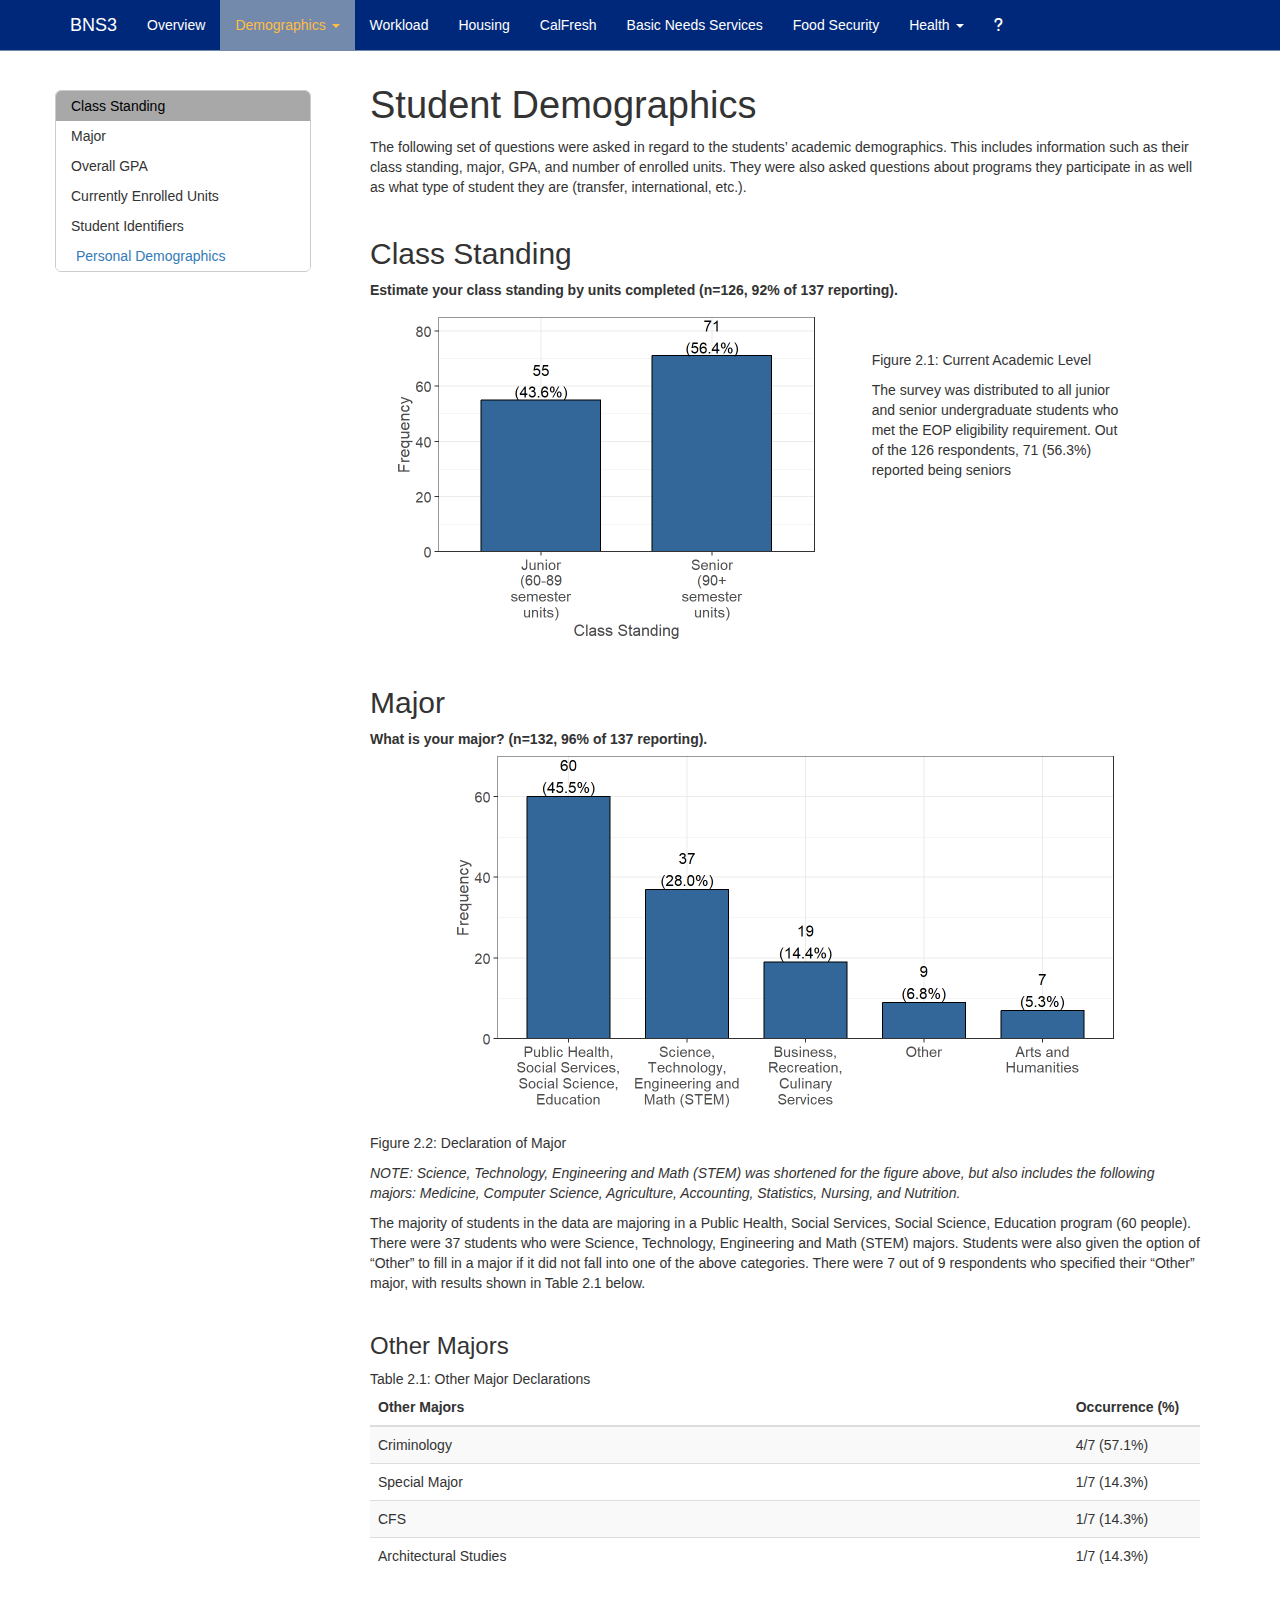
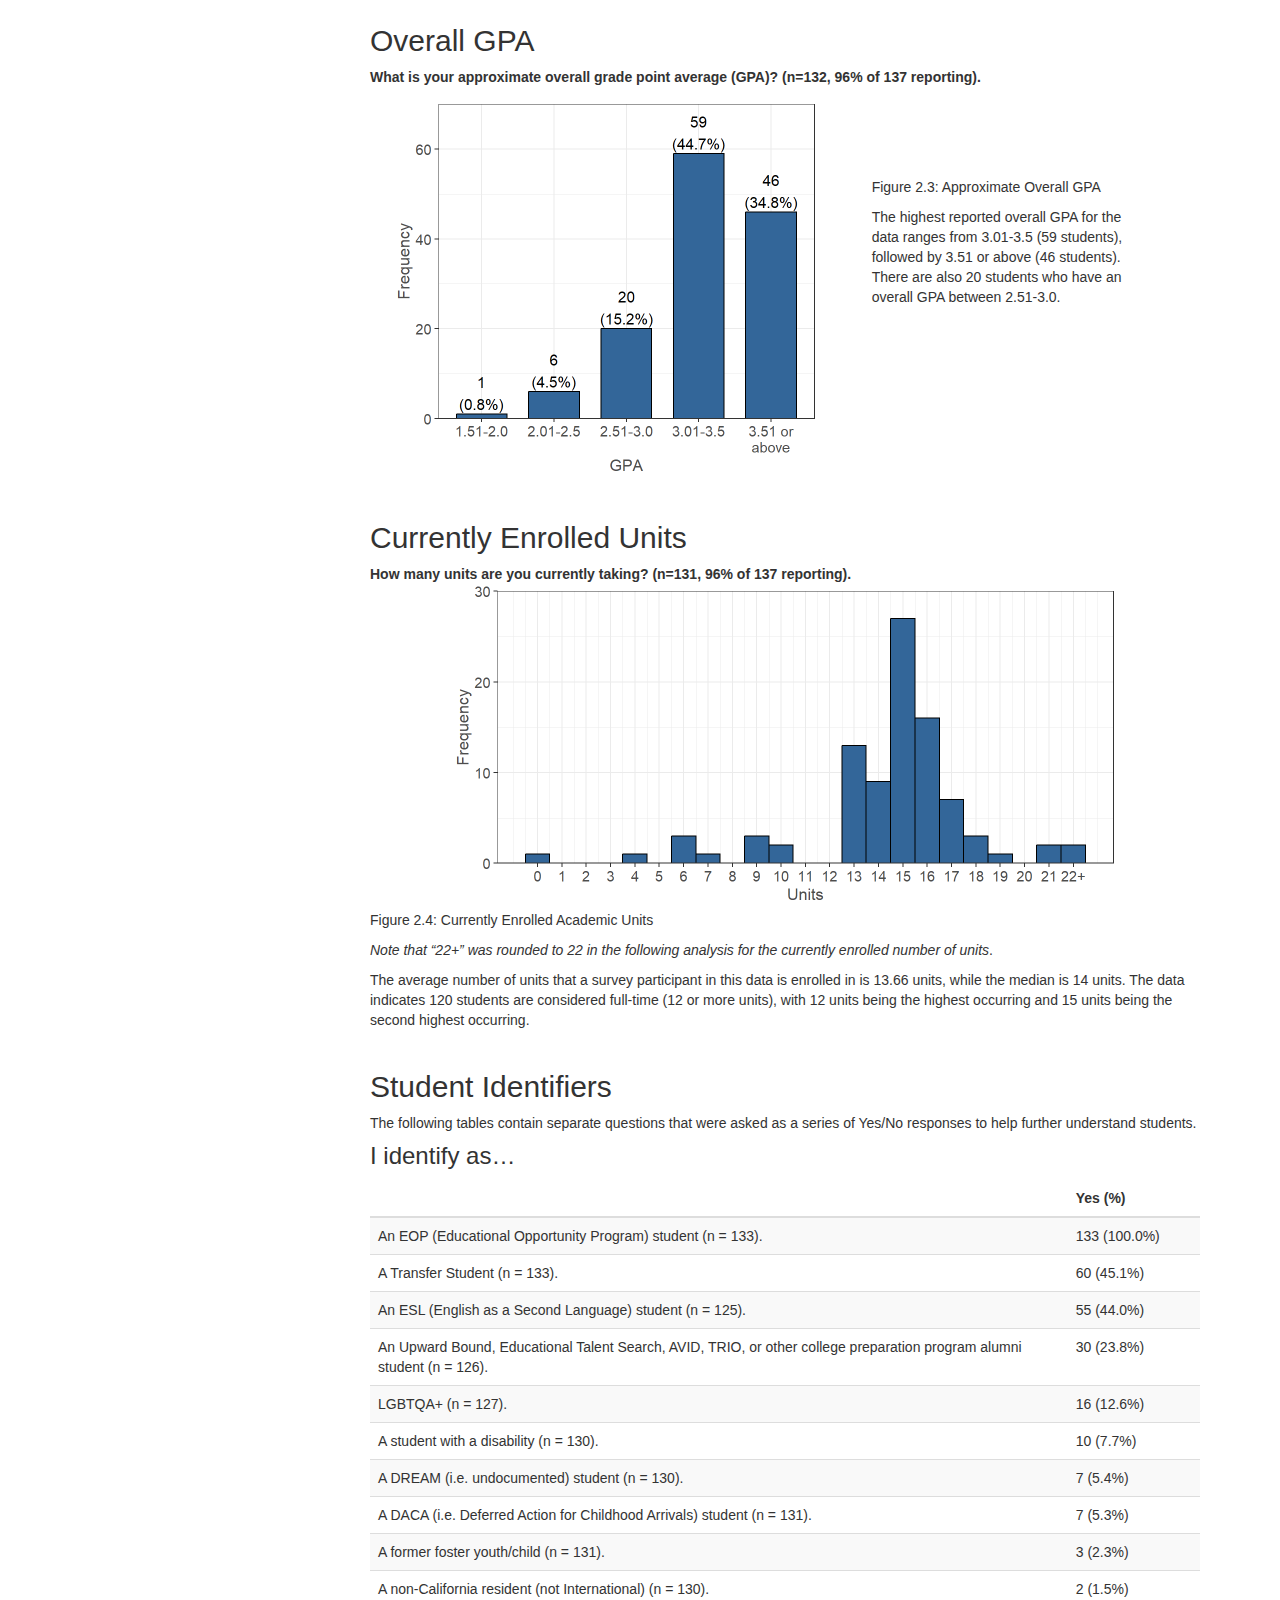
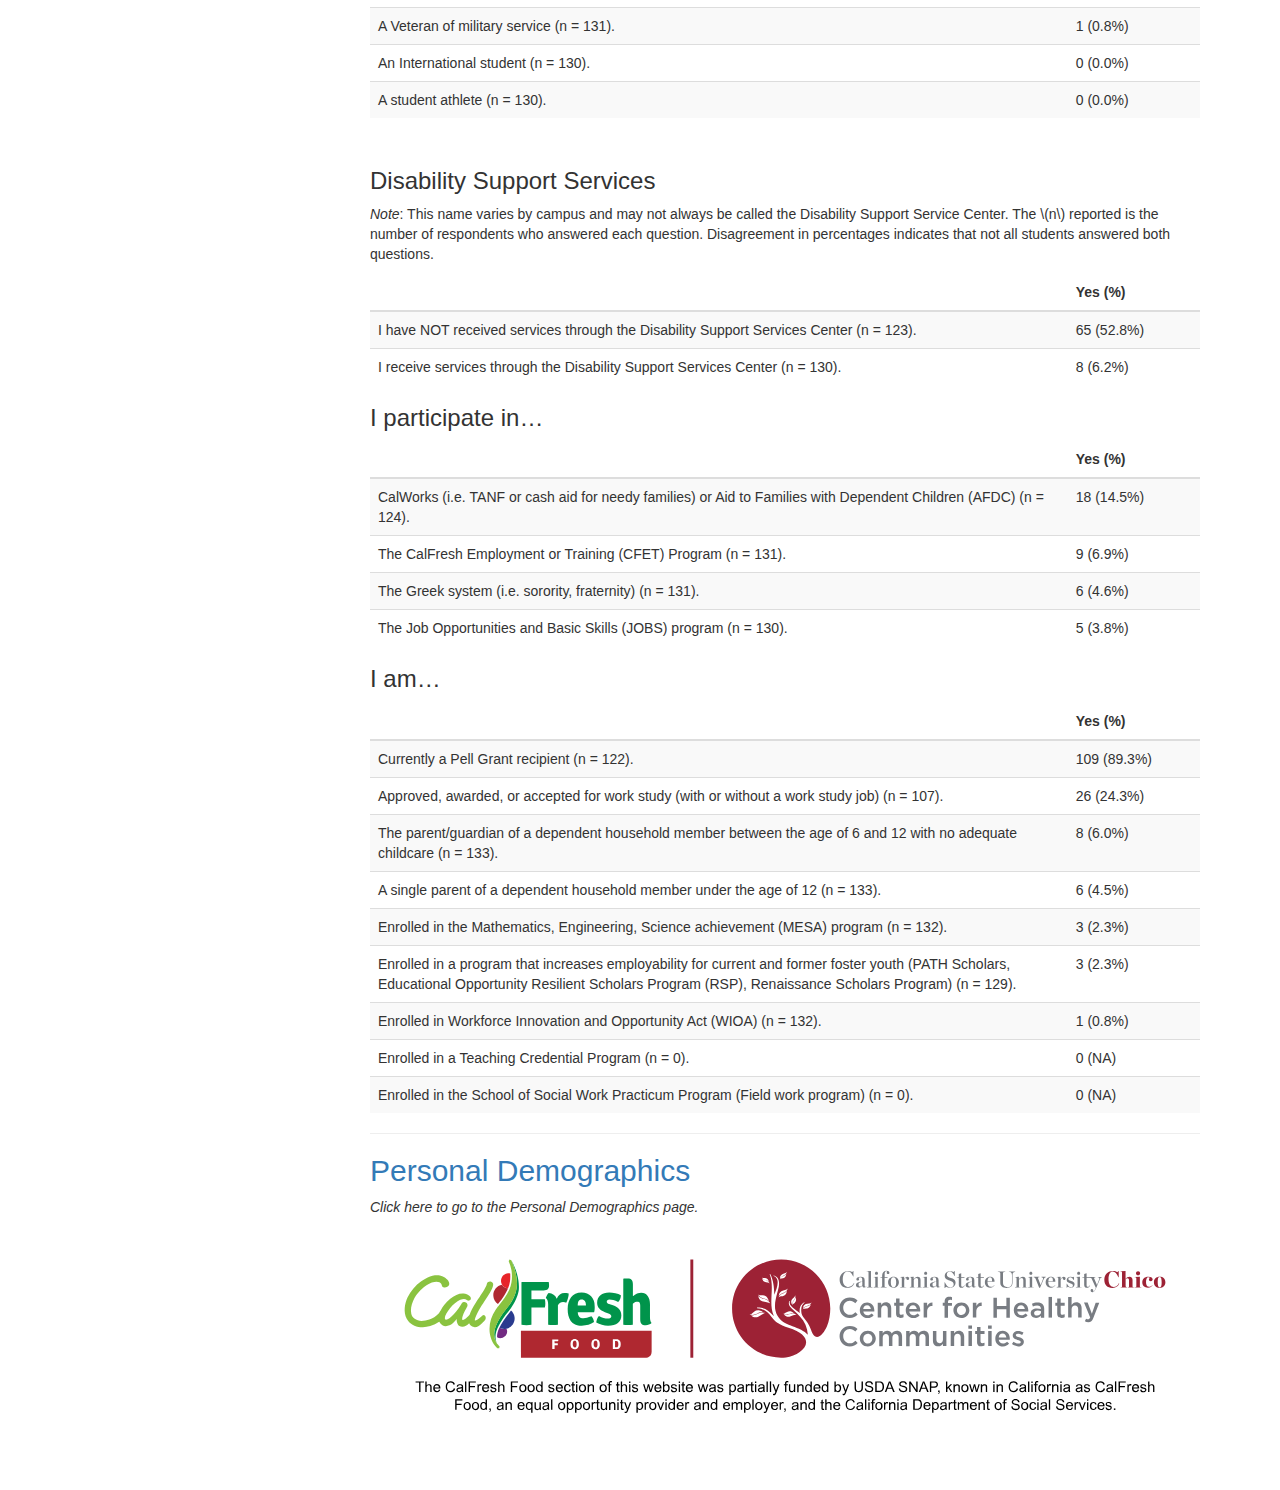
<file: Student_Demo.html>
<!DOCTYPE html>

<html>

<head>

<meta charset="utf-8" />
<meta name="generator" content="pandoc" />
<meta http-equiv="X-UA-Compatible" content="IE=EDGE" />




<title>Student Demographics</title>

<script src="site_libs/header-attrs-2.25/header-attrs.js"></script>
<script src="site_libs/jquery-3.6.0/jquery-3.6.0.min.js"></script>
<meta name="viewport" content="width=device-width, initial-scale=1" />
<link href="site_libs/bootstrap-3.3.5/css/bootstrap.min.css" rel="stylesheet" />
<script src="site_libs/bootstrap-3.3.5/js/bootstrap.min.js"></script>
<script src="site_libs/bootstrap-3.3.5/shim/html5shiv.min.js"></script>
<script src="site_libs/bootstrap-3.3.5/shim/respond.min.js"></script>
<style>h1 {font-size: 34px;}
       h1.title {font-size: 38px;}
       h2 {font-size: 30px;}
       h3 {font-size: 24px;}
       h4 {font-size: 18px;}
       h5 {font-size: 16px;}
       h6 {font-size: 12px;}
       code {color: inherit; background-color: rgba(0, 0, 0, 0.04);}
       pre:not([class]) { background-color: white }</style>
<script src="site_libs/jqueryui-1.13.2/jquery-ui.min.js"></script>
<link href="site_libs/tocify-1.9.1/jquery.tocify.css" rel="stylesheet" />
<script src="site_libs/tocify-1.9.1/jquery.tocify.js"></script>
<script src="site_libs/navigation-1.1/tabsets.js"></script>
<script src="site_libs/kePrint-0.0.1/kePrint.js"></script>
<link href="site_libs/lightable-0.0.1/lightable.css" rel="stylesheet" />
<link href="site_libs/font-awesome-6.4.2/css/all.min.css" rel="stylesheet" />
<link href="site_libs/font-awesome-6.4.2/css/v4-shims.min.css" rel="stylesheet" />

<style type="text/css">
  code{white-space: pre-wrap;}
  span.smallcaps{font-variant: small-caps;}
  span.underline{text-decoration: underline;}
  div.column{display: inline-block; vertical-align: top; width: 50%;}
  div.hanging-indent{margin-left: 1.5em; text-indent: -1.5em;}
  ul.task-list{list-style: none;}
    </style>







<link rel="stylesheet" href="styles.css" type="text/css" />



<style type = "text/css">
.main-container {
  max-width: 940px;
  margin-left: auto;
  margin-right: auto;
}
img {
  max-width:100%;
}
.tabbed-pane {
  padding-top: 12px;
}
.html-widget {
  margin-bottom: 20px;
}
button.code-folding-btn:focus {
  outline: none;
}
summary {
  display: list-item;
}
details > summary > p:only-child {
  display: inline;
}
pre code {
  padding: 0;
}
</style>


<style type="text/css">
.dropdown-submenu {
  position: relative;
}
.dropdown-submenu>.dropdown-menu {
  top: 0;
  left: 100%;
  margin-top: -6px;
  margin-left: -1px;
  border-radius: 0 6px 6px 6px;
}
.dropdown-submenu:hover>.dropdown-menu {
  display: block;
}
.dropdown-submenu>a:after {
  display: block;
  content: " ";
  float: right;
  width: 0;
  height: 0;
  border-color: transparent;
  border-style: solid;
  border-width: 5px 0 5px 5px;
  border-left-color: #cccccc;
  margin-top: 5px;
  margin-right: -10px;
}
.dropdown-submenu:hover>a:after {
  border-left-color: #adb5bd;
}
.dropdown-submenu.pull-left {
  float: none;
}
.dropdown-submenu.pull-left>.dropdown-menu {
  left: -100%;
  margin-left: 10px;
  border-radius: 6px 0 6px 6px;
}
</style>

<script type="text/javascript">
// manage active state of menu based on current page
$(document).ready(function () {
  // active menu anchor
  href = window.location.pathname
  href = href.substr(href.lastIndexOf('/') + 1)
  if (href === "")
    href = "index.html";
  var menuAnchor = $('a[href="' + href + '"]');

  // mark the anchor link active (and if it's in a dropdown, also mark that active)
  var dropdown = menuAnchor.closest('li.dropdown');
  if (window.bootstrap) { // Bootstrap 4+
    menuAnchor.addClass('active');
    dropdown.find('> .dropdown-toggle').addClass('active');
  } else { // Bootstrap 3
    menuAnchor.parent().addClass('active');
    dropdown.addClass('active');
  }

  // Navbar adjustments
  var navHeight = $(".navbar").first().height() + 15;
  var style = document.createElement('style');
  var pt = "padding-top: " + navHeight + "px; ";
  var mt = "margin-top: -" + navHeight + "px; ";
  var css = "";
  // offset scroll position for anchor links (for fixed navbar)
  for (var i = 1; i <= 6; i++) {
    css += ".section h" + i + "{ " + pt + mt + "}\n";
  }
  style.innerHTML = "body {" + pt + "padding-bottom: 40px; }\n" + css;
  document.head.appendChild(style);
});
</script>

<!-- tabsets -->

<style type="text/css">
.tabset-dropdown > .nav-tabs {
  display: inline-table;
  max-height: 500px;
  min-height: 44px;
  overflow-y: auto;
  border: 1px solid #ddd;
  border-radius: 4px;
}

.tabset-dropdown > .nav-tabs > li.active:before, .tabset-dropdown > .nav-tabs.nav-tabs-open:before {
  content: "\e259";
  font-family: 'Glyphicons Halflings';
  display: inline-block;
  padding: 10px;
  border-right: 1px solid #ddd;
}

.tabset-dropdown > .nav-tabs.nav-tabs-open > li.active:before {
  content: "\e258";
  font-family: 'Glyphicons Halflings';
  border: none;
}

.tabset-dropdown > .nav-tabs > li.active {
  display: block;
}

.tabset-dropdown > .nav-tabs > li > a,
.tabset-dropdown > .nav-tabs > li > a:focus,
.tabset-dropdown > .nav-tabs > li > a:hover {
  border: none;
  display: inline-block;
  border-radius: 4px;
  background-color: transparent;
}

.tabset-dropdown > .nav-tabs.nav-tabs-open > li {
  display: block;
  float: none;
}

.tabset-dropdown > .nav-tabs > li {
  display: none;
}
</style>

<!-- code folding -->



<style type="text/css">

#TOC {
  margin: 25px 0px 20px 0px;
}
@media (max-width: 768px) {
#TOC {
  position: relative;
  width: 100%;
}
}

@media print {
.toc-content {
  /* see https://github.com/w3c/csswg-drafts/issues/4434 */
  float: right;
}
}

.toc-content {
  padding-left: 30px;
  padding-right: 40px;
}

div.main-container {
  max-width: 1200px;
}

div.tocify {
  width: 20%;
  max-width: 260px;
  max-height: 85%;
}

@media (min-width: 768px) and (max-width: 991px) {
  div.tocify {
    width: 25%;
  }
}

@media (max-width: 767px) {
  div.tocify {
    width: 100%;
    max-width: none;
  }
}

.tocify ul, .tocify li {
  line-height: 20px;
}

.tocify-subheader .tocify-item {
  font-size: 0.90em;
}

.tocify .list-group-item {
  border-radius: 0px;
}


</style>



</head>

<body>


<div class="container-fluid main-container">


<!-- setup 3col/9col grid for toc_float and main content  -->
<div class="row">
<div class="col-xs-12 col-sm-4 col-md-3">
<div id="TOC" class="tocify">
</div>
</div>

<div class="toc-content col-xs-12 col-sm-8 col-md-9">




<div class="navbar navbar-default  navbar-fixed-top" role="navigation">
  <div class="container">
    <div class="navbar-header">
      <button type="button" class="navbar-toggle collapsed" data-toggle="collapse" data-bs-toggle="collapse" data-target="#navbar" data-bs-target="#navbar">
        <span class="icon-bar"></span>
        <span class="icon-bar"></span>
        <span class="icon-bar"></span>
      </button>
      <a class="navbar-brand" href="index.html">BNS3</a>
    </div>
    <div id="navbar" class="navbar-collapse collapse">
      <ul class="nav navbar-nav">
        <li>
  <a href="index.html">Overview</a>
</li>
<li class="dropdown">
  <a href="#" class="dropdown-toggle" data-toggle="dropdown" role="button" data-bs-toggle="dropdown" aria-expanded="false">
    Demographics
     
    <span class="caret"></span>
  </a>
  <ul class="dropdown-menu" role="menu">
    <li>
      <a href="Personal_Demo.html">Personal Demographics</a>
    </li>
    <li>
      <a href="Student_Demo.html">Student Demographics</a>
    </li>
  </ul>
</li>
<li>
  <a href="Workload.html">Workload</a>
</li>
<li>
  <a href="Housing.html">Housing</a>
</li>
<li>
  <a href="CalFresh.html">CalFresh</a>
</li>
<li>
  <a href="Basic_Needs.html">Basic Needs Services</a>
</li>
<li>
  <a href="Food_Security.html">Food Security</a>
</li>
<li class="dropdown">
  <a href="#" class="dropdown-toggle" data-toggle="dropdown" role="button" data-bs-toggle="dropdown" aria-expanded="false">
    Health
     
    <span class="caret"></span>
  </a>
  <ul class="dropdown-menu" role="menu">
    <li>
      <a href="Eating_Habits.html">Eating Habits</a>
    </li>
    <li>
      <a href="Physical_Activity.html">Physical Activity</a>
    </li>
    <li>
      <a href="Sleep.html">Sleep</a>
    </li>
    <li>
      <a href="Mental_Health.html">Mental Health</a>
    </li>
  </ul>
</li>
<li>
  <a href="Instructions.html">
    <span class="fa fa-question"></span>
     
  </a>
</li>
      </ul>
      <ul class="nav navbar-nav navbar-right">
        
      </ul>
    </div><!--/.nav-collapse -->
  </div><!--/.container -->
</div><!--/.navbar -->

<div id="header">



<h1 class="title toc-ignore">Student Demographics</h1>

</div>


<p>The following set of questions were asked in regard to the students’
academic demographics. This includes information such as their class
standing, major, GPA, and number of enrolled units. They were also asked
questions about programs they participate in as well as what type of
student they are (transfer, international, etc.).</p>
<p><br></p>
<div id="class-standing" class="section level2">
<h2>Class Standing</h2>
<p><strong>Estimate your class standing by units completed (n=126, 92%
of 137 reporting).</strong></p>
<div class="row">
<div class="col-md-7">
<p><img src="Student_Demo_files/figure-html/unnamed-chunk-2-1.png" width="432" style="display: block; margin: auto;" /></p>
</div>
<div class="col-md-4">
<p><br><br> Figure 2.1: Current Academic Level <br></p>
<p>The survey was distributed to all junior and senior undergraduate
students who met the EOP eligibility requirement. Out of the 126
respondents, 71 (56.3%) reported being seniors</p>
</div>
</div>
<p><br></p>
</div>
<div id="major" class="section level2">
<h2>Major</h2>
<p><strong>What is your major? (n=132, 96% of 137 reporting).</strong>
<img src="Student_Demo_files/figure-html/unnamed-chunk-3-1.png" width="672" style="display: block; margin: auto;" />
Figure 2.2: Declaration of Major</p>
<p><em>NOTE: Science, Technology, Engineering and Math (STEM) was
shortened for the figure above, but also includes the following majors:
Medicine, Computer Science, Agriculture, Accounting, Statistics,
Nursing, and Nutrition.</em></p>
<p>The majority of students in the data are majoring in a Public Health,
Social Services, Social Science, Education program (60 people). There
were 37 students who were Science, Technology, Engineering and Math
(STEM) majors. Students were also given the option of “Other” to fill in
a major if it did not fall into one of the above categories. There were
7 out of 9 respondents who specified their “Other” major, with results
shown in Table 2.1 below.</p>
<p><br /></p>
<div id="other-majors" class="section level3">
<h3>Other Majors</h3>
Table 2.1: Other Major Declarations
<table class="table table-striped" style="margin-left: auto; margin-right: auto;">
<thead>
<tr>
<th style="text-align:left;">
Other Majors
</th>
<th style="text-align:left;">
Occurrence (%)
</th>
</tr>
</thead>
<tbody>
<tr>
<td style="text-align:left;">
Criminology
</td>
<td style="text-align:left;width: 3.5cm; ">
4/7 (57.1%)
</td>
</tr>
<tr>
<td style="text-align:left;">
Special Major
</td>
<td style="text-align:left;width: 3.5cm; ">
1/7 (14.3%)
</td>
</tr>
<tr>
<td style="text-align:left;">
CFS
</td>
<td style="text-align:left;width: 3.5cm; ">
1/7 (14.3%)
</td>
</tr>
<tr>
<td style="text-align:left;">
Architectural Studies
</td>
<td style="text-align:left;width: 3.5cm; ">
1/7 (14.3%)
</td>
</tr>
</tbody>
</table>
<p><br></p>
</div>
</div>
<div id="overall-gpa" class="section level2">
<h2>Overall GPA</h2>
<p><strong>What is your approximate overall grade point average (GPA)?
(n=132, 96% of 137 reporting).</strong></p>
<div class="row">
<div class="col-md-7">
<p><img src="Student_Demo_files/figure-html/unnamed-chunk-5-1.png" width="432" style="display: block; margin: auto;" /></p>
</div>
<div class="col-md-4">
<p><br><br><br><br> Figure 2.3: Approximate Overall GPA <br></p>
<p>The highest reported overall GPA for the data ranges from 3.01-3.5
(59 students), followed by 3.51 or above (46 students). There are also
20 students who have an overall GPA between 2.51-3.0.</p>
</div>
</div>
<p><br /></p>
</div>
<div id="currently-enrolled-units" class="section level2">
<h2>Currently Enrolled Units</h2>
<p><strong>How many units are you currently taking? (n=131, 96% of 137
reporting).</strong>
<img src="Student_Demo_files/figure-html/unnamed-chunk-6-1.png" width="672" style="display: block; margin: auto;" />
Figure 2.4: Currently Enrolled Academic Units</p>
<p><em>Note that “22+” was rounded to 22 in the following analysis for
the currently enrolled number of units</em>.</p>
<p>The average number of units that a survey participant in this data is
enrolled in is 13.66 units, while the median is 14 units. The data
indicates 120 students are considered full-time (12 or more units), with
12 units being the highest occurring and 15 units being the second
highest occurring.</p>
<p><br /></p>
</div>
<div id="student-identifiers" class="section level2">
<h2>Student Identifiers</h2>
<p>The following tables contain separate questions that were asked as a
series of Yes/No responses to help further understand students.</p>
<div id="i-identify-as" class="section level3">
<h3>I identify as…</h3>
<table class="table table-striped" style="margin-left: auto; margin-right: auto;">
<thead>
<tr>
<th style="text-align:left;">
</th>
<th style="text-align:left;">
Yes (%)
</th>
</tr>
</thead>
<tbody>
<tr>
<td style="text-align:left;">
An EOP (Educational Opportunity Program) student (n = 133).
</td>
<td style="text-align:left;width: 3.5cm; ">
133 (100.0%)
</td>
</tr>
<tr>
<td style="text-align:left;">
A Transfer Student (n = 133).
</td>
<td style="text-align:left;width: 3.5cm; ">
60 (45.1%)
</td>
</tr>
<tr>
<td style="text-align:left;">
An ESL (English as a Second Language) student (n = 125).
</td>
<td style="text-align:left;width: 3.5cm; ">
55 (44.0%)
</td>
</tr>
<tr>
<td style="text-align:left;">
An Upward Bound, Educational Talent Search, AVID, TRIO, or other college
preparation program alumni student (n = 126).
</td>
<td style="text-align:left;width: 3.5cm; ">
30 (23.8%)
</td>
</tr>
<tr>
<td style="text-align:left;">
LGBTQA+ (n = 127).
</td>
<td style="text-align:left;width: 3.5cm; ">
16 (12.6%)
</td>
</tr>
<tr>
<td style="text-align:left;">
A student with a disability (n = 130).
</td>
<td style="text-align:left;width: 3.5cm; ">
10 (7.7%)
</td>
</tr>
<tr>
<td style="text-align:left;">
A DREAM (i.e. undocumented) student (n = 130).
</td>
<td style="text-align:left;width: 3.5cm; ">
7 (5.4%)
</td>
</tr>
<tr>
<td style="text-align:left;">
A DACA (i.e. Deferred Action for Childhood Arrivals) student (n = 131).
</td>
<td style="text-align:left;width: 3.5cm; ">
7 (5.3%)
</td>
</tr>
<tr>
<td style="text-align:left;">
A former foster youth/child (n = 131).
</td>
<td style="text-align:left;width: 3.5cm; ">
3 (2.3%)
</td>
</tr>
<tr>
<td style="text-align:left;">
A non-California resident (not International) (n = 130).
</td>
<td style="text-align:left;width: 3.5cm; ">
2 (1.5%)
</td>
</tr>
<tr>
<td style="text-align:left;">
A Veteran of military service (n = 131).
</td>
<td style="text-align:left;width: 3.5cm; ">
1 (0.8%)
</td>
</tr>
<tr>
<td style="text-align:left;">
An International student (n = 130).
</td>
<td style="text-align:left;width: 3.5cm; ">
0 (0.0%)
</td>
</tr>
<tr>
<td style="text-align:left;">
A student athlete (n = 130).
</td>
<td style="text-align:left;width: 3.5cm; ">
0 (0.0%)
</td>
</tr>
</tbody>
</table>
<p><br /></p>
</div>
<div id="disability-support-services" class="section level3">
<h3>Disability Support Services</h3>
<p><em>Note</em>: This name varies by campus and may not always be
called the Disability Support Service Center. The <span
class="math inline">\(n\)</span> reported is the number of respondents
who answered each question. Disagreement in percentages indicates that
not all students answered both questions.</p>
<table class="table table-striped" style="margin-left: auto; margin-right: auto;">
<thead>
<tr>
<th style="text-align:left;">
</th>
<th style="text-align:left;">
Yes (%)
</th>
</tr>
</thead>
<tbody>
<tr>
<td style="text-align:left;">
I have NOT received services through the Disability Support Services
Center (n = 123).
</td>
<td style="text-align:left;width: 3.5cm; ">
65 (52.8%)
</td>
</tr>
<tr>
<td style="text-align:left;">
I receive services through the Disability Support Services Center (n =
130).
</td>
<td style="text-align:left;width: 3.5cm; ">
8 (6.2%)
</td>
</tr>
</tbody>
</table>
</div>
<div id="i-participate-in" class="section level3">
<h3>I participate in…</h3>
<table class="table table-striped" style="margin-left: auto; margin-right: auto;">
<thead>
<tr>
<th style="text-align:left;">
</th>
<th style="text-align:left;">
Yes (%)
</th>
</tr>
</thead>
<tbody>
<tr>
<td style="text-align:left;">
CalWorks (i.e. TANF or cash aid for needy families) or Aid to Families
with Dependent Children (AFDC) (n = 124).
</td>
<td style="text-align:left;width: 3.5cm; ">
18 (14.5%)
</td>
</tr>
<tr>
<td style="text-align:left;">
The CalFresh Employment or Training (CFET) Program (n = 131).
</td>
<td style="text-align:left;width: 3.5cm; ">
9 (6.9%)
</td>
</tr>
<tr>
<td style="text-align:left;">
The Greek system (i.e. sorority, fraternity) (n = 131).
</td>
<td style="text-align:left;width: 3.5cm; ">
6 (4.6%)
</td>
</tr>
<tr>
<td style="text-align:left;">
The Job Opportunities and Basic Skills (JOBS) program (n = 130).
</td>
<td style="text-align:left;width: 3.5cm; ">
5 (3.8%)
</td>
</tr>
</tbody>
</table>
</div>
<div id="i-am" class="section level3">
<h3>I am…</h3>
<table class="table table-striped" style="margin-left: auto; margin-right: auto;">
<thead>
<tr>
<th style="text-align:left;">
</th>
<th style="text-align:left;">
Yes (%)
</th>
</tr>
</thead>
<tbody>
<tr>
<td style="text-align:left;">
Currently a Pell Grant recipient (n = 122).
</td>
<td style="text-align:left;width: 3.5cm; ">
109 (89.3%)
</td>
</tr>
<tr>
<td style="text-align:left;">
Approved, awarded, or accepted for work study (with or without a work
study job) (n = 107).
</td>
<td style="text-align:left;width: 3.5cm; ">
26 (24.3%)
</td>
</tr>
<tr>
<td style="text-align:left;">
The parent/guardian of a dependent household member between the age of 6
and 12 with no adequate childcare (n = 133).
</td>
<td style="text-align:left;width: 3.5cm; ">
8 (6.0%)
</td>
</tr>
<tr>
<td style="text-align:left;">
A single parent of a dependent household member under the age of 12 (n =
133).
</td>
<td style="text-align:left;width: 3.5cm; ">
6 (4.5%)
</td>
</tr>
<tr>
<td style="text-align:left;">
Enrolled in the Mathematics, Engineering, Science achievement (MESA)
program (n = 132).
</td>
<td style="text-align:left;width: 3.5cm; ">
3 (2.3%)
</td>
</tr>
<tr>
<td style="text-align:left;">
Enrolled in a program that increases employability for current and
former foster youth (PATH Scholars, Educational Opportunity Resilient
Scholars Program (RSP), Renaissance Scholars Program) (n = 129).
</td>
<td style="text-align:left;width: 3.5cm; ">
3 (2.3%)
</td>
</tr>
<tr>
<td style="text-align:left;">
Enrolled in Workforce Innovation and Opportunity Act (WIOA) (n = 132).
</td>
<td style="text-align:left;width: 3.5cm; ">
1 (0.8%)
</td>
</tr>
<tr>
<td style="text-align:left;">
Enrolled in a Teaching Credential Program (n = 0).
</td>
<td style="text-align:left;width: 3.5cm; ">
0 (NA)
</td>
</tr>
<tr>
<td style="text-align:left;">
Enrolled in the School of Social Work Practicum Program (Field work
program) (n = 0).
</td>
<td style="text-align:left;width: 3.5cm; ">
0 (NA)
</td>
</tr>
</tbody>
</table>
<hr />
</div>
</div>
<div id="personal-demographics" class="section level2">
<h2><a href="Personal_Demo.html">Personal Demographics</a></h2>
<p><em>Click here to go to the Personal Demographics page.</em></p>
</div>

<?xml version="1.0" encoding="utf-8"?>
<!-- Generator: Adobe Illustrator 28.3.0, SVG Export Plug-In . SVG Version: 6.00 Build 0)  -->
<svg version="1.1" id="Layer_1" xmlns="http://www.w3.org/2000/svg" xmlns:xlink="http://www.w3.org/1999/xlink" x="0px" y="0px"
	 viewBox="0 0 1200 316" style="enable-background:new 0 0 1200 316;" xml:space="preserve">
<style type="text/css">
	.st0{fill:#AF2830;}
	.st1{fill:#8AC340;}
	.st2{fill:#00944B;}
	.st3{fill:none;}
	.st4{fill:#722B82;}
	.st5{fill:#E72429;}
	.st6{fill:#2A3B8E;}
	.st7{fill:#FFFFFF;}
	.st8{fill:#9D2235;}
	.st9{fill:#787C82;}
</style>
<g>
	<g>
		<g>
			<path class="st0" d="M396.9,189c7.4,0,10.3-3.5,10.3-9.5c0-6,0-29.4,0-29.4h-189V189C218.2,189,389.5,189,396.9,189z"/>
			<path class="st1" d="M162.6,127.9c-1.7,1.7-2.4,2.4-3.7,3.4c-1.2,1-2.3,1.8-3.3,2.5c-1,0.6-1.7,1-2.3,1.2
				c-0.7,0.3-1.1,0.3-1.3,0.3c-0.1,0-0.2,0-0.3,0c0-0.1-0.1-0.3-0.1-0.6c0-0.4,0-1.3,0.7-3.4c0.7-2.1,1.8-4.6,3.2-7.5
				c1.4-2.9,3.3-6.2,5.7-9.9c0.8-1.2,1.6-2.5,2.5-3.8c0.9-1.3,1.7-2.6,2.5-3.8c2.8-4.1,5.3-8.1,7.6-11.8c2.3-3.8,3.7-7.3,4.3-10.5
				c0.2-1.2-0.1-2.4-0.8-3.4c-0.8-1-1.8-1.7-3-1.9c-1.3-0.2-2.5,0.1-3.5,0.8c-1.1,0.7-1.7,1.7-1.9,2.9c-0.2,1-0.6,2.3-1.3,3.7
				c-0.7,1.5-1.6,3.1-2.5,4.7c-1,1.7-2,3.4-3.2,5.1c-1.2,1.8-2.3,3.5-3.4,5.2c-0.9,1.3-1.8,2.6-2.6,3.9c-0.8,1.2-1.7,2.5-2.5,3.9
				c-4.6,7.2-7.7,13.3-9.4,17.9c-1.3,1.4-2.6,2.7-4,3.9c-2,1.9-3.6,3.1-4.7,3.5c-1.3,0.5-1.7,0.5-1.7,0.5c0,0-0.2-0.2-0.3-1
				c-0.1-0.8,0-2,0.3-3.4c0.3-1.5,0.9-3.4,1.9-5.7c0.9-2.3,2.4-5,4.2-8c0,0,0-0.1,0-0.1c0.1-0.3,0.3-0.6,0.6-1
				c0.7-1.1,0.9-2.3,0.6-3.5c-0.3-1.2-1-2.2-2.1-2.9c-1.1-0.7-2.3-0.9-3.5-0.6c-1.2,0.3-2.2,1-2.8,2.1c-0.2,0.2-0.3,0.4-0.4,0.6
				c-0.1,0.2-0.3,0.4-0.4,0.7c-2.3,3.8-4.7,7.2-7.1,10.1c-2.4,2.9-4.7,5.4-6.8,7.3c-2.1,1.9-3.9,3.3-5.5,4.1
				c-1.4,0.7-2.4,0.9-3.1,0.5c-0.1-0.1-0.3-0.2-0.7-0.7c-0.1-0.1-0.3-0.6-0.2-1.9c0.1-1.2,0.5-2.6,1.2-4.3c0.1-0.1,0.1-0.2,0.2-0.3
				c0.2-0.4,0.5-0.9,0.6-1.4c0.1-0.1,0.1-0.2,0.2-0.3c1.3-2.5,3.1-5.1,5.2-7.6c2.1-2.6,4.5-5,7.1-7.1c2.6-2.2,5.1-3.8,7.7-5
				c4-1.8,7.1-1.8,9.5,0.1c1.1,0.9,2.1,1.2,3.1,1c1-0.2,1.7-0.6,2.2-1.3c0.5-0.7,0.6-1.6,0.5-2.6c-0.1-1-0.7-2-1.8-2.8
				c-2.5-2-5.4-3.2-8.7-3.5c-3.3-0.3-6.8,0.4-10.4,2c-3.2,1.4-6.3,3.4-9.3,5.9c-3,2.5-5.7,5.3-8.1,8.3c-2.1,2.7-3.9,5.4-5.3,8.3
				c-0.2,0.3-0.4,0.6-0.6,0.9c-0.4,0.7-0.8,1.4-1.3,2.1c-0.4,0.7-0.9,1.3-1.4,1.9c-1.7,1.8-3.7,3.5-6,4.9c-2.3,1.4-4.7,2.5-7.1,3.4
				c-1.8,0.6-3.7,1.1-5.6,1.4c-1.9,0.4-3.8,0.5-5.7,0.5c-1.9-0.1-3.7-0.4-5.4-0.9c-1.7-0.5-3.4-1.4-5-2.6c-2.3-1.7-3.8-3.9-4.4-6.8
				c-0.6-2.9-0.7-6-0.2-9.1c0.5-3.2,1.4-6.4,2.8-9.4c1.3-3.1,2.7-5.7,4.2-7.9c2.6-3.7,5.6-7.2,8.8-10c3.3-2.9,9.2-6.8,14.1-8.7
				c4.5-1.7,8.3-1.9,11-0.4c2.3,1.3,3.3,3.4,3.5,4.5c0.4,1.7,1.6,2.8,3.5,3c2.7,0.3,6-1.5,6.9-3.6c1.7-4.1-2.4-8.6-6.8-11.4
				c-1.9-1.2-4.1-2.1-6.4-2.5c-2.4-0.4-4.9-0.5-7.3-0.1c-2.4,0.4-4.7,0.9-7,1.8c-2.3,0.8-4.5,1.9-6.7,3.1c-2.1,1.2-4.1,2.5-6,3.8
				c-4.2,3-8,6.4-11.3,10.3c-3.4,3.9-6.2,8.2-8.4,12.8c-1.1,2.3-2.1,4.8-2.8,7.4c-0.8,2.7-1.2,5.3-1.4,8c-0.2,2.7-0.1,5.3,0.3,8
				c0.4,2.7,1.3,5.2,2.6,7.6c2,3.7,4.8,6.5,8.4,8.5c3.6,2,7.4,3.2,11.4,3.6c1.2,0.1,2.4,0.2,3.6,0.2c3.5,0,7.1-0.6,10.6-1.7
				c4.7-1.5,9-3.6,12.9-6.2c0.1,0,0.1-0.1,0.2-0.1c0.1,0.1,0.1,0.3,0.2,0.4c0.9,1.9,2.4,3.5,4.3,4.6c1.4,0.9,3.1,1.4,4.9,1.4
				c1.8,0,3.6-0.4,5.3-1.2c1.7-0.9,3.3-2,4.8-3.2c1.5-1.3,2.9-2.7,4.2-4.3c0.5-0.6,1-1.2,1.4-1.8c0,0.5,0,0.9,0,1.4
				c0.1,1.4,0.3,2.7,0.6,3.8c0.3,1.1,0.7,2,1.2,2.9c0.5,0.9,1,1.4,1.5,1.7c1.7,1,3.3,1.6,4.8,1.6c0.1,0,0.2,0,0.3,0
				c1.7,0,3.4-0.5,5-1.4c1.6-0.9,3.2-2.1,4.7-3.6c0.3,0.8,0.7,1.5,1.2,2.1c0.7,0.8,1.4,1.4,2.1,1.9c0.8,0.5,1.6,0.8,2.3,1.1
				c0.8,0.3,1.7,0.5,2.6,0.5c0.1,0,0.1,0,0.2,0c1.5,0,3.2-0.5,4.8-1.5c1.7-1,3.4-2.3,5-3.9c1.6-1.5,2.5-2.5,4.8-5.2
				C169.2,130.7,165.5,125,162.6,127.9z"/>
			<g>
				<path class="st2" d="M233.4,91.7v7.1v5.7h19.4c0.5,1.8,0.7,3.8,0.7,6s-0.2,4.1-0.7,6h-19.4v25c-1.9,0.4-4.3,0.5-7.2,0.5
					c-2.9,0-5.3-0.2-7.2-0.5V80l0.6-0.5h38.8c0.4,1.5,0.5,3.4,0.5,5.6c0,2.3-0.6,3.9-1.9,5c-1.2,1.1-3.2,1.6-5.9,1.6H233.4z"/>
				<path class="st2" d="M254.2,102.6c0.3-1.2,0.9-2.6,1.7-4c0.8-1.5,1.7-2.6,2.5-3.2c5.6,0.4,9.4,3.2,11.6,8.2
					c2.3-5.4,6.1-8.2,11.3-8.2c1.6,0,3.6,0.2,6,0.7c0,1.9-0.3,4.1-1,6.7c-0.6,2.6-1.5,4.8-2.6,6.6c-1-0.4-2.6-0.7-4.6-0.9
					c-3,0-5.5,1.5-7.4,4.6v28.2c-2,0.4-4.3,0.5-7,0.5c-2.7,0-5.1-0.2-7.1-0.5v-29.3C257.6,107.5,256.5,104.4,254.2,102.6z"/>
				<path class="st2" d="M324,123.3h-23.6c0.1,2.7,0.8,4.8,2.1,6.3c1.3,1.5,3.3,2.2,6.2,2.2c1.4,0,3.1-0.2,5-0.6
					c1.9-0.4,4.1-1.1,6.5-2c2,2.1,3.2,4.8,3.7,8.3c-4.8,3.4-10.7,5.2-17.8,5.2c-3.8,0-7-0.6-9.6-1.8c-2.6-1.2-4.7-2.9-6.3-5.1
					c-1.6-2.2-2.7-4.7-3.4-7.7c-0.7-3-1-6.2-1-9.7c0-3.4,0.4-6.5,1.2-9.4c0.8-2.9,2.1-5.4,3.7-7.5c1.7-2.1,3.8-3.8,6.3-5
					c2.6-1.2,5.6-1.8,9-1.8c2.9,0,5.5,0.5,7.8,1.4c2.3,1,4.3,2.3,5.9,4c1.6,1.7,2.9,3.7,3.8,6.1c0.9,2.4,1.3,4.9,1.3,7.7
					C325.1,117.7,324.8,120.8,324,123.3z M300.3,113.5h11.9v-1c0-2.2-0.5-4.1-1.5-5.5c-1-1.4-2.5-2.2-4.5-2.2c-1.9,0-3.3,0.7-4.3,2
					S300.4,110.4,300.3,113.5z"/>
				<path class="st2" d="M327.1,138.2c0.1-1.6,0.5-3.3,1.2-5.2c0.8-1.9,1.6-3.4,2.7-4.4c4.8,2.5,9,3.8,12.6,3.8c1.7,0,3-0.3,3.9-0.9
					c0.9-0.6,1.4-1.3,1.4-2.3c0-1.8-1.4-3.2-4.2-4.1l-5-1.9c-7.5-2.8-11.3-7.3-11.3-13.6c0-4.6,1.6-8.2,4.8-10.9
					c3.2-2.7,7.4-4,12.8-4c2.7,0,5.6,0.4,8.8,1.1c3.2,0.8,5.8,1.6,7.9,2.7c0.1,1.7-0.2,3.6-1,5.6c-0.8,2-1.8,3.5-2.9,4.3
					c-5.1-2.3-9.3-3.4-12.7-3.4c-1.2,0-2.1,0.3-2.8,0.8c-0.6,0.5-1,1.2-1,2.1c0,1.4,1.1,2.6,3.4,3.4l5.6,2c8,2.8,12.1,7.7,12.1,14.6
					c0,4.5-1.7,8.1-5,10.8s-8.1,4-14.2,4C338,142.7,332.3,141.2,327.1,138.2z"/>
				<path class="st2" d="M404.8,111.4V130c0,4,0.7,7,2.3,8.9c-2.3,2-5,3.1-8.3,3.1c-3.1,0-5.3-0.7-6.4-2.2c-1.1-1.4-1.7-3.6-1.7-6.6
					V114c0-2.1-0.3-3.6-0.8-4.6c-0.6-1-1.6-1.5-3.2-1.5c-0.9,0-2,0.2-3.1,0.7c-1.2,0.5-2.4,1.3-3.6,2.4v30.2c-2,0.4-4.3,0.5-6.9,0.5
					c-2.6,0-4.9-0.2-6.9-0.5v-66l0.6-0.6h5.6c2.9,0,4.9,0.6,6,1.9c1.1,1.3,1.7,3.5,1.7,6.6v17.1c4-3.3,8.1-5,12.1-5
					c4,0,7.1,1.5,9.3,4.4C403.7,102.6,404.8,106.5,404.8,111.4z"/>
			</g>
			<g>
				<path class="st3" d="M204.1,61.5c0.1,0.4,0.2,0.9,0.3,1.5C204.3,62.5,204.2,62,204.1,61.5z"/>
				<path class="st3" d="M185.3,114.4c0.5-0.6,0.9-1.2,1.4-1.9c-1.2,1.5-2.3,2.9-3.3,4.3C184,116,184.6,115.2,185.3,114.4z"/>
				<path class="st4" d="M187,145.8c-2.4,5.2-3.5,9.7-3.3,13.5c1.8,1.1,4,1.6,6.3,1.3c5.3-0.7,9-5.5,8.2-10.8c-0.1-1-0.5-2-0.9-2.8
					c-0.4,0.1-0.9,0.2-1.3,0.3C192.8,147.8,189.7,147.2,187,145.8z"/>
				<path class="st0" d="M199.5,88.9c-3.6-0.2-6.8-2.3-8.6-5.3c-7.5,1.4-13,8.1-12.6,15.8c0.2,5,2.8,9.4,6.7,12.1
					c3.8-4.4,10.1-12.6,14.2-21.8C199.3,89.4,199.4,89.1,199.5,88.9z"/>
				<path class="st5" d="M199.5,88.9c3.4-8,3.6-16.1,3.2-21.5c-1-0.3-2-0.4-3-0.4c-5.9,0.2-10.5,5.4-10.3,11.4
					c0.1,1.9,0.7,3.6,1.6,5.2C192.7,86.6,195.9,88.7,199.5,88.9z"/>
				<path class="st6" d="M203.9,120.8c-0.7,0.9-1.4,1.8-2.1,2.7c-6.9,8.4-11.8,15.8-14.7,22.3c2.7,1.3,5.8,1.9,8.9,1.5
					c0.5-0.1,0.9-0.2,1.3-0.3c7.6-1.7,12.8-9,11.7-16.8C208.5,126.4,206.6,123.2,203.9,120.8z"/>
				<polygon class="st2" points="204.2,47.8 201.6,47 204.2,47.8 				"/>
				<path class="st2" d="M200.1,122.2c11.3-13.8,14.2-25.8,15-30.7c1.2-13.2-2.3-27.8-10.7-43.3l0,0c11.7,26.7,10.7,46.2-3.3,65.1
					l0,0c-22.7,27.6-27.2,45.6-14.6,58.6l0,0l0,0c-3.5-3.7-5-7.8-5-12.2C180.9,150.5,187,138.2,200.1,122.2z"/>
				<polygon class="st2" points="186.9,172.2 186.7,172.2 186.9,175.1 				"/>
				<path class="st1" d="M201.1,113.4L201.1,113.4c14.1-18.9,15.1-38.4,3.4-65.1l0,0l-0.2-0.4l0,0l-2.6-0.8l-1.2,2.5l0.2,0.4
					c1.7,3.9,2.8,7.7,3.6,11.3l0,0c0,0.1,0,0.1,0,0.2c0.1,0.5,0.2,1,0.3,1.5c0.8,5,1.8,16.4-3.2,27.6c-3.5,7.8-9.4,15.3-14.6,22
					c-0.5,0.6-0.9,1.2-1.4,1.9c-0.7,0.8-1.3,1.6-1.9,2.5c-0.6,0.8-1.1,1.5-1.6,2.2c-12.7,18.4-12.2,41.5,1.8,55.8l0.3,0.3l2.9-0.1
					l0.2-2.9v0l-0.4-0.3l0,0C173.8,159,178.3,140.9,201.1,113.4z"/>
			</g>
			<g>
				<path class="st7" d="M266.7,165.2l0.2,1.6v1.4h4.5c0.1,0.4,0.2,0.8,0.2,1.3c0,0.5-0.1,0.9-0.2,1.3h-4.5v5.5
					c-0.4,0.1-1,0.1-1.7,0.1c-0.7,0-1.2,0-1.7-0.1v-13.7l0.1-0.1h8.6c0.1,0.3,0.1,0.8,0.1,1.3c0,0.5-0.1,0.9-0.4,1.1
					c-0.3,0.2-0.7,0.4-1.3,0.4H266.7z"/>
				<path class="st7" d="M292.1,175.4c-1.5-1.2-2.2-3.2-2.2-6c0-1.2,0.1-2.3,0.4-3.2c0.3-0.9,0.7-1.7,1.2-2.3
					c0.5-0.6,1.2-1.1,1.9-1.4c0.8-0.3,1.6-0.5,2.5-0.5c0.9,0,1.8,0.2,2.6,0.5c0.8,0.3,1.4,0.8,1.9,1.4c0.5,0.6,0.9,1.4,1.2,2.3
					c0.3,0.9,0.4,2,0.4,3.2c0,1.2-0.1,2.2-0.4,3.2c-0.3,0.9-0.7,1.7-1.2,2.3c-0.5,0.6-1.2,1.1-1.9,1.4c-0.8,0.3-1.6,0.5-2.6,0.5
					C294.5,176.7,293.2,176.2,292.1,175.4z M293.8,172.5c0.4,1.1,1.1,1.6,2.2,1.6c0.6,0,1-0.1,1.4-0.4c0.3-0.3,0.6-0.6,0.8-1.1
					c0.2-0.4,0.3-0.9,0.4-1.4c0.1-0.5,0.1-1.1,0.1-1.6c0-0.5,0-1-0.1-1.6c0-0.6-0.1-1.1-0.3-1.7c-0.2-0.5-0.4-0.9-0.8-1.3
					c-0.4-0.3-0.9-0.5-1.6-0.5c-0.7,0-1.2,0.2-1.5,0.5c-0.3,0.3-0.6,0.8-0.8,1.2c-0.2,0.5-0.3,1-0.3,1.6c0,0.6-0.1,1-0.1,1.5
					c0,0.6,0,1.2,0.1,1.7C293.5,171.5,293.6,172,293.8,172.5z"/>
				<path class="st7" d="M322.3,175.4c-1.5-1.2-2.2-3.2-2.2-6c0-1.2,0.1-2.3,0.4-3.2c0.3-0.9,0.7-1.7,1.2-2.3
					c0.5-0.6,1.2-1.1,1.9-1.4c0.8-0.3,1.6-0.5,2.5-0.5c0.9,0,1.8,0.2,2.6,0.5c0.8,0.3,1.4,0.8,1.9,1.4c0.5,0.6,0.9,1.4,1.2,2.3
					c0.3,0.9,0.4,2,0.4,3.2c0,1.2-0.1,2.2-0.4,3.2c-0.3,0.9-0.7,1.7-1.2,2.3c-0.5,0.6-1.2,1.1-1.9,1.4c-0.8,0.3-1.6,0.5-2.6,0.5
					C324.6,176.7,323.3,176.2,322.3,175.4z M324,172.5c0.4,1.1,1.1,1.6,2.2,1.6c0.6,0,1-0.1,1.4-0.4c0.3-0.3,0.6-0.6,0.8-1.1
					c0.2-0.4,0.3-0.9,0.4-1.4c0.1-0.5,0.1-1.1,0.1-1.6c0-0.5,0-1-0.1-1.6c0-0.6-0.1-1.1-0.3-1.7c-0.2-0.5-0.4-0.9-0.8-1.3
					c-0.4-0.3-0.9-0.5-1.6-0.5c-0.7,0-1.2,0.2-1.5,0.5c-0.3,0.3-0.6,0.8-0.8,1.2c-0.2,0.5-0.3,1-0.3,1.6c0,0.6-0.1,1-0.1,1.5
					c0,0.6,0,1.2,0.1,1.7C323.7,171.5,323.8,172,324,172.5z"/>
				<path class="st7" d="M360.1,175.5c-0.4,0.4-1,0.6-1.7,0.8c-0.7,0.2-1.5,0.2-2.4,0.2c-0.4,0-1,0-1.8,0c-0.8,0-1.8,0-3-0.1
					l-0.1-0.1v-13.8l0.1-0.1c0.8,0,1.6,0,2.5-0.1s1.8,0,2.7,0c1.2,0,2.1,0.2,2.9,0.6c0.8,0.4,1.4,0.9,1.9,1.5s0.8,1.4,1,2.3
					c0.2,0.9,0.3,1.8,0.3,2.8c0,1.4-0.2,2.6-0.5,3.6C361.6,173.9,361,174.8,360.1,175.5z M356.4,173.9c1.8,0,2.7-1.5,2.7-4.5
					c0-3-0.9-4.6-2.7-4.6c-0.4,0-0.8,0-1.2,0c-0.3,0-0.6,0-0.9,0v9.2c0.2,0,0.5,0,0.9,0C355.6,173.9,355.9,173.9,356.4,173.9z"/>
			</g>
		</g>
		<rect x="463.2" y="47" class="st8" width="4.2" height="142"/>
		<g>
			<g>
				<g>
					<path class="st9" d="M679,76.2c0-7.4,5.4-12.5,12.2-12.5c2.4,0,4.4,0.6,6,1.4l1.5-1.6h0.3v8.1h-0.4c-1.8-4.7-4.2-7.3-7.8-7.3
						c-4,0-7.3,3.6-7.3,11.5c0,7.8,4.2,10.9,8.2,10.9c3.8,0,6.5-2.4,8-5.6l0.6,0.3c-1.4,3.3-4.4,6.6-9.7,6.6
						C683.6,88.1,679,83.4,679,76.2"/>
					<path class="st9" d="M711.8,84.3v-5c-4.4,0.9-5.4,1.8-5.4,4.1c0,1.6,0.8,2.7,2.5,2.7C710,86.2,711.1,85.2,711.8,84.3 M702.6,84
						c0-1.3,0.6-2.6,2-3.4c2.5-1.4,6.4-1.6,7.1-1.9v-2.4c0-2.5-0.7-3.7-2.7-3.7c-1.1,0-2.2,0.4-2.8,1c0.6,0.5,0.9,1.1,0.9,1.8
						c0,1.2-0.7,2-2,2c-1.2,0-1.9-0.9-1.9-2c0-2,2.4-3.4,6.2-3.4c3.8,0,5.8,1.5,5.8,4.9v7.8c0,1.6,0.6,2.3,2.5,1.5l0.1,0.3
						c-1.2,0.7-2,1.1-3.2,1.1c-1.9,0-2.6-0.8-2.8-2.6h-0.1c-1.3,1.5-2.8,2.6-4.9,2.6C703.9,87.7,702.6,85.9,702.6,84"/>
					<path class="st9" d="M718.4,87.1c1.9,0,2.4-0.3,2.4-1.3V65.9c0-1.1-0.3-1.6-2.7-1.7v-0.4l6.2-0.2v22.2c0,1,0.4,1.2,2.4,1.3v0.4
						h-8.3V87.1z"/>
					<path class="st9" d="M730.1,67c0-1.4,0.9-2.3,2.2-2.3c1.3,0,2.2,0.9,2.2,2.2c0,1.3-0.9,2.3-2.2,2.3
						C730.9,69.2,730.1,68.4,730.1,67 M728.2,87.1c1.9,0,2.4-0.3,2.4-1.3V74.4c0-1-0.5-1.6-2.4-1.7v-0.4l5.9-0.2v13.8
						c0,1,0.4,1.2,2.4,1.3v0.4h-8.4V87.1z"/>
					<path class="st9" d="M738.1,87.1c1.9,0,2.4-0.3,2.4-1.3V73.3h-2.9v-0.4l2.9-0.7v-1.3c0-2.8,0.7-4.6,1.9-5.8
						c1.1-1.1,2.6-1.7,4.3-1.7c2.9,0,4.3,1.3,4.3,2.7c0,1.2-0.7,2-1.9,2c-1,0-2-0.6-2-2.1c0-0.4,0.3-1.2,0.5-1.5
						c-0.3-0.3-0.7-0.5-1.2-0.5c-0.6,0-1,0.2-1.4,0.6c-0.6,0.6-0.9,1.7-0.9,4.3v3.4h4.2v1H744v12.5c0,1,0.7,1.2,3.2,1.3v0.4h-9V87.1
						z"/>
					<path class="st9" d="M760.8,79.8c0-5.2-1.5-7.3-4-7.3c-2.5,0-3.8,2.1-3.8,7.3c0,5.2,1.5,7.3,4.1,7.3
						C759.5,87.1,760.8,85,760.8,79.8 M749.1,79.9c0-4.7,3.5-8,7.8-8c4.4,0,7.8,3.1,7.8,7.9c0,4.8-3.5,8-7.8,8
						C752.5,87.8,749.1,84.6,749.1,79.9"/>
					<path class="st9" d="M766.5,87.1c1.9,0,2.4-0.3,2.4-1.3V74.4c0-1-0.5-1.6-2.4-1.7v-0.4l5.8-0.2v3.4c1.2-2.2,2.8-3.5,4.5-3.5
						c1.8,0,2.7,1.1,2.7,2.4c0,1.3-0.8,2.2-2,2.2c-1.2,0-2.1-0.9-2.1-2.1c0-0.3,0.1-0.8,0.2-1c-1.3,0.2-2.2,1.1-3.2,2.8v9.6
						c0,1,0.6,1.2,2.9,1.3v0.4h-8.8V87.1z"/>
					<path class="st9" d="M780.3,87.1c1.9,0,2.4-0.3,2.4-1.3V74.4c0-1-0.5-1.6-2.4-1.7v-0.4l5.8-0.2v3.6c1.5-2.4,3.5-3.7,5.8-3.7
						c2.6,0,4.1,1.6,4.1,4.7v9.2c0,1,0.4,1.2,2.4,1.3v0.4h-7.9v-0.4c1.5,0,2-0.3,2-1.3v-8.6c0-2.4-0.7-3.6-2.7-3.6
						c-1.4,0-2.7,1.1-3.6,2.8v9.4c0,1,0.5,1.2,2,1.3v0.4h-7.8V87.1z"/>
					<path class="st9" d="M801.2,67c0-1.4,0.9-2.3,2.2-2.3c1.3,0,2.2,0.9,2.2,2.2c0,1.3-0.9,2.3-2.2,2.3
						C802,69.2,801.2,68.4,801.2,67 M799.3,87.1c1.9,0,2.4-0.3,2.4-1.3V74.4c0-1-0.5-1.6-2.4-1.7v-0.4l5.9-0.2v13.8
						c0,1,0.4,1.2,2.4,1.3v0.4h-8.4V87.1z"/>
					<path class="st9" d="M818.7,84.3v-5c-4.4,0.9-5.4,1.8-5.4,4.1c0,1.6,0.8,2.7,2.5,2.7C816.9,86.2,818,85.2,818.7,84.3 M809.5,84
						c0-1.3,0.6-2.6,2-3.4c2.5-1.4,6.4-1.6,7.1-1.9v-2.4c0-2.5-0.7-3.7-2.7-3.7c-1.1,0-2.2,0.4-2.8,1c0.6,0.5,0.9,1.1,0.9,1.8
						c0,1.2-0.7,2-2,2c-1.2,0-1.9-0.9-1.9-2c0-2,2.4-3.4,6.2-3.4s5.8,1.5,5.8,4.9v7.8c0,1.6,0.6,2.3,2.5,1.5l0.1,0.3
						c-1.2,0.7-2,1.1-3.2,1.1c-1.9,0-2.6-0.8-2.8-2.6h-0.1c-1.3,1.5-2.8,2.6-4.9,2.6C810.8,87.7,809.5,85.9,809.5,84"/>
					<path class="st9" d="M830.6,79.8h0.5c2,4.4,4.4,7.5,7.9,7.5c3.3,0,4.9-2.2,4.9-4.3c0-2.9-2-4.1-6.1-5.5
						c-3.3-1.2-6.8-2.2-6.8-6.5c0-4.4,3.4-7.1,7.9-7.1c2,0,3.8,0.6,5,1.1l1.2-1.3h0.4V71H845c-1.8-4.4-4-6.6-6.7-6.6
						c-2.3,0-4.3,1.5-4.3,4.1c0,2.9,2.2,3.9,6,5.2c3.2,1.1,6.6,2.2,6.6,6.6c0,3.7-2.2,7.7-7.9,7.7c-1.9,0-4.1-0.7-5.6-1.5l-2,1.6
						h-0.4V79.8z"/>
					<path class="st9" d="M851.3,83.4V73.3h-3.1v-0.4l3.1-0.7v-4.2l3.5-1.3v5.6h4.7v1h-4.7v10.4c0,2,0.6,2.8,1.9,2.8
						c1,0,1.9-0.7,2.8-2.2l0.4,0.3c-1.1,2.2-2.5,3.3-4.6,3.3C852.7,87.8,851.3,86.5,851.3,83.4"/>
					<path class="st9" d="M870.3,84.3v-5c-4.4,0.9-5.4,1.8-5.4,4.1c0,1.6,0.8,2.7,2.5,2.7C868.6,86.2,869.6,85.2,870.3,84.3
						 M861.2,84c0-1.3,0.6-2.6,2-3.4c2.5-1.4,6.4-1.6,7.1-1.9v-2.4c0-2.5-0.7-3.7-2.7-3.7c-1.1,0-2.2,0.4-2.8,1
						c0.6,0.5,0.9,1.1,0.9,1.8c0,1.2-0.7,2-2,2c-1.2,0-1.9-0.9-1.9-2c0-2,2.4-3.4,6.2-3.4s5.8,1.5,5.8,4.9v7.8
						c0,1.6,0.6,2.3,2.5,1.5l0.1,0.3c-1.2,0.7-2,1.1-3.2,1.1c-1.9,0-2.6-0.8-2.8-2.6h-0.1c-1.3,1.5-2.8,2.6-4.9,2.6
						C862.5,87.7,861.2,85.9,861.2,84"/>
					<path class="st9" d="M879.4,83.4V73.3h-3.1v-0.4l3.1-0.7v-4.2l3.5-1.3v5.6h4.7v1h-4.7v10.4c0,2,0.6,2.8,1.9,2.8
						c1,0,1.9-0.7,2.8-2.2l0.4,0.3c-1.1,2.2-2.5,3.3-4.6,3.3C880.8,87.8,879.4,86.5,879.4,83.4"/>
					<path class="st9" d="M892.8,78.4h6.5c0.3-3.7-0.5-5.9-3-5.9C894.3,72.5,893,74.5,892.8,78.4 M889,80c0-4.8,3.5-8.1,7.5-8.1
						c4.5,0,6.8,3.1,6.5,7.1h-10.2v0.8v0.1c0,3.9,1.7,6.6,5.2,6.6c2.1,0,3.3-1.1,4.7-2.8l0.4,0.3c-1.3,2.2-3.2,3.9-6.6,3.9
						C892,87.8,889,84.6,889,80"/>
					<path class="st9" d="M911.3,80.7V66.9c0-1.3-0.8-2.1-3.6-2.2v-0.4h10.9v0.4c-2.8,0.1-3.4,0.8-3.4,2.2v13.5c0,5,3,6.6,6.8,6.6
						c1.7,0,3.2-0.5,4.3-1.5c1.2-1.2,1.9-2.9,1.9-5.4V69.8c0-3.3-1.1-4.7-4.5-5.1v-0.4h9.2v0.4c-3.1,0.5-3.9,1.9-3.9,5.1v10.5
						c0,4.7-2.6,7.8-8.6,7.8C914.6,88.1,911.3,85.6,911.3,80.7"/>
					<path class="st9" d="M932.4,87.1c1.9,0,2.4-0.3,2.4-1.3V74.4c0-1-0.5-1.6-2.4-1.7v-0.4l5.8-0.2v3.6c1.5-2.4,3.5-3.7,5.8-3.7
						c2.6,0,4.1,1.6,4.1,4.7v9.2c0,1,0.4,1.2,2.4,1.3v0.4h-7.9v-0.4c1.5,0,2-0.3,2-1.3v-8.6c0-2.4-0.7-3.6-2.7-3.6
						c-1.4,0-2.7,1.1-3.6,2.8v9.4c0,1,0.5,1.2,2,1.3v0.4h-7.8V87.1z"/>
					<path class="st9" d="M953.3,67c0-1.4,0.9-2.3,2.2-2.3c1.3,0,2.2,0.9,2.2,2.2c0,1.3-0.9,2.3-2.2,2.3
						C954.2,69.2,953.3,68.4,953.3,67 M951.5,87.1c1.9,0,2.4-0.3,2.4-1.3V74.4c0-1-0.5-1.6-2.4-1.7v-0.4l5.9-0.2v13.8
						c0,1,0.4,1.2,2.4,1.3v0.4h-8.4V87.1z"/>
					<path class="st9" d="M962.5,75c-0.7-1.7-1.3-2.3-2.9-2.5v-0.4h8.2v0.4c-1.4,0.1-2,0.5-2,1.2c0,0.3,0.1,0.5,0.2,0.9l3.6,9.4h0.1
						l3-7.7c0.3-0.9,0.6-1.6,0.6-2.1c0-1-0.8-1.5-2.4-1.7v-0.4h6.1v0.4c-1.2,0.2-2.2,1.1-3,2.9l-5.2,12.3h-1.3L962.5,75z"/>
					<path class="st9" d="M980.8,78.4h6.5c0.3-3.7-0.5-5.9-3-5.9C982.2,72.5,981,74.5,980.8,78.4 M976.9,80c0-4.8,3.5-8.1,7.5-8.1
						c4.5,0,6.8,3.1,6.5,7.1h-10.2v0.8v0.1c0,3.9,1.7,6.6,5.2,6.6c2.1,0,3.3-1.1,4.7-2.8l0.4,0.3c-1.3,2.2-3.2,3.9-6.6,3.9
						C980,87.8,976.9,84.6,976.9,80"/>
					<path class="st9" d="M992.7,87.1c1.9,0,2.4-0.3,2.4-1.3V74.4c0-1-0.5-1.6-2.4-1.7v-0.4l5.8-0.2v3.4c1.2-2.2,2.8-3.5,4.5-3.5
						c1.8,0,2.7,1.1,2.7,2.4c0,1.3-0.8,2.2-2,2.2c-1.2,0-2.1-0.9-2.1-2.1c0-0.3,0.1-0.8,0.2-1c-1.3,0.2-2.2,1.1-3.2,2.8v9.6
						c0,1,0.6,1.2,2.9,1.3v0.4h-8.8V87.1z"/>
					<path class="st9" d="M1007.1,82.2h0.5c2.1,3.7,3.4,4.9,5.8,4.9c1.9,0,2.9-1.3,2.9-2.6c0-1.5-0.9-2.4-4.2-3.3
						c-3.4-1-4.8-2-4.8-4.5c0-2.9,2.2-4.9,5.6-4.9c1.5,0,2.9,0.5,3.8,1l0.8-1h0.4v5h-0.5c-1.9-3.1-2.9-4.3-4.9-4.3
						c-1.5,0-2.7,1-2.7,2.6c0,1.4,1.3,2.2,3.9,2.8c3.4,0.9,5,2.1,5,4.7c0,2.8-2,5.1-5.6,5.1c-1.2,0-3.4-0.5-4.4-1.2l-1.1,1.2h-0.4
						V82.2z"/>
					<path class="st9" d="M1022.4,67c0-1.4,0.9-2.3,2.2-2.3c1.3,0,2.2,0.9,2.2,2.2c0,1.3-0.9,2.3-2.2,2.3
						C1023.3,69.2,1022.4,68.4,1022.4,67 M1020.6,87.1c1.9,0,2.4-0.3,2.4-1.3V74.4c0-1-0.5-1.6-2.4-1.7v-0.4l5.9-0.2v13.8
						c0,1,0.4,1.2,2.4,1.3v0.4h-8.4V87.1z"/>
					<path class="st9" d="M1032.6,83.4V73.3h-3.1v-0.4l3.1-0.7v-4.2l3.5-1.3v5.6h7.3v1h-7.3v10.4c0,2,0.6,2.8,1.9,2.8
						c1,0,1.9-0.7,2.8-2.2l0.4,0.3c-1.1,2.2-2.5,3.3-4.6,3.3C1034,87.8,1032.6,86.5,1032.6,83.4"/>
					<path class="st9" d="M1043.6,75.2c-0.8-1.7-1.4-2.3-3-2.5v-0.4h8.3v0.4c-2,0.2-2.2,0.9-1.7,2.1l3.9,9.2l3-7.6
						c1-2.7,0.6-3.3-1.8-3.7v-0.4h6v0.4c-1.2,0.2-2.2,1-3,2.7l-5.5,13.3c-1.8,4.3-3.4,5.5-5.3,5.5c-1.6,0-2.6-1.1-2.6-2.4
						c0-1,0.6-2,1.9-2c1,0,1.9,0.9,1.9,2c0,0.7-0.3,1.3-0.7,1.7c1.3-0.2,2.6-1.1,4.2-5.1l0.2-0.5L1043.6,75.2z"/>
					<path class="st8" d="M1061.7,76.3c0-7.9,5.8-12.6,12.6-12.6c2.5,0,4.7,0.7,6.2,1.6l1.6-1.7h0.4v9.1h-0.5
						c-2.4-5.1-4.4-8.3-8.2-8.3c-3.7,0-6,4.1-6,11.2c0,7.3,3.1,11.1,7.4,11.1c3.4,0,5.8-1.5,7.5-5.2l0.6,0.3
						c-1.4,3.3-4.2,6.3-10,6.3C1066,88.1,1061.7,83.7,1061.7,76.3"/>
					<path class="st8" d="M1085.1,87.1c1.9,0,2.2-0.4,2.2-1.2V66c0-1-0.3-1.6-2.4-1.6V64l7.5-0.4v11.5c1.4-2,3.6-3.3,5.8-3.3
						c3,0,4.3,1.8,4.3,5v9.1c0,0.8,0.3,1.1,2.3,1.2v0.4h-9.1v-0.4c1.2,0,1.7-0.4,1.7-1.2v-9.1c0-1.7-0.7-2.8-2.2-2.8
						c-1,0-1.8,0.7-2.7,1.7v10.1c0,0.8,0.5,1.1,1.7,1.2v0.4h-9V87.1z"/>
					<path class="st8" d="M1107.5,66.8c0-1.8,1.2-3,3-3c1.8,0,3,1.1,3,2.9c0,1.8-1.2,3-3,3C1108.7,69.7,1107.5,68.7,1107.5,66.8
						 M1105.6,87.1c1.9,0,2.4-0.4,2.4-1.2V74.4c0-1-0.5-1.6-2.4-1.6v-0.4l7.5-0.4v14c0,0.8,0.3,1.1,2.2,1.2v0.4h-9.8V87.1z"/>
					<path class="st8" d="M1116.6,80c0-5.2,3.6-8.2,8.5-8.2c4.8,0,6.5,2.1,6.5,3.8c0,1.6-0.9,2.7-2.6,2.7c-1.9,0-2.8-1.2-2.8-2.5
						c0-1.1,0.7-1.9,1.3-2.2c-0.3-0.6-1.1-1.1-2.3-1.1c-2.1,0-3.2,2.9-3.2,7.3c0,3.4,1.3,6.7,4.5,6.7c1.7,0,3.6-1,4.9-2.7l0.4,0.2
						c-1.6,2.4-3.7,3.9-7,3.9C1119.7,87.8,1116.6,84.9,1116.6,80"/>
					<path class="st8" d="M1144.6,79.7c0-4.5-0.7-7.3-3-7.3c-2.2,0-2.7,2.8-2.7,7.3c0,4.5,0.7,7.4,3,7.4
						C1144.1,87.1,1144.6,84.2,1144.6,79.7 M1133.4,79.8c0-5,3.2-8,8.3-8c5.2,0,8.3,2.9,8.3,7.9c0,5-3.2,8.1-8.3,8.1
						C1136.4,87.8,1133.4,84.8,1133.4,79.8"/>
				</g>
				<g>
					<g>
						<path class="st9" d="M678.9,116.8L678.9,116.8c0-8.2,6.1-14.9,14.8-14.9c5.3,0,8.5,1.8,11.2,4.5l-3.2,3.7
							c-2.3-2.1-4.8-3.6-8-3.6c-5.4,0-9.5,4.5-9.5,10.1v0.1c0,5.6,4,10.2,9.5,10.2c3.5,0,5.8-1.4,8.2-3.7l3.2,3.3
							c-3,3.1-6.3,5.1-11.6,5.1C685.1,131.5,678.9,125,678.9,116.8z"/>
						<path class="st9" d="M708.2,120.3L708.2,120.3c0-6.3,4.4-11.3,10.6-11.3c6.9,0,10.4,5.4,10.4,11.6c0,0.5,0,0.9-0.1,1.4h-15.9
							c0.5,3.5,3,5.5,6.2,5.5c2.4,0,4.1-0.9,5.9-2.6l2.9,2.6c-2,2.5-4.9,4.1-8.8,4.1C713,131.5,708.2,127,708.2,120.3z M724.2,118.7
							c-0.3-3.2-2.2-5.7-5.5-5.7c-3,0-5.2,2.3-5.6,5.7H724.2z"/>
						<path class="st9" d="M734.1,109.4h5v3.3c1.4-2,3.4-3.8,6.8-3.8c4.9,0,7.7,3.3,7.7,8.3v13.8h-5v-12.3c0-3.4-1.7-5.3-4.6-5.3
							c-2.9,0-4.9,2-4.9,5.4v12.2h-5V109.4z"/>
						<path class="st9" d="M760.6,125.1v-11.4h-2.7v-4.3h2.7v-5.9h5v5.9h5.8v4.3h-5.8v10.6c0,1.9,1,2.7,2.7,2.7
							c1.1,0,2.1-0.2,3.1-0.7v4.1c-1.2,0.7-2.6,1.1-4.5,1.1C763.2,131.4,760.6,129.8,760.6,125.1z"/>
						<path class="st9" d="M774.6,120.3L774.6,120.3c0-6.3,4.4-11.3,10.6-11.3c6.9,0,10.4,5.4,10.4,11.6c0,0.5,0,0.9-0.1,1.4h-15.9
							c0.5,3.5,3,5.5,6.2,5.5c2.4,0,4.1-0.9,5.9-2.6l2.9,2.6c-2,2.5-4.9,4.1-8.8,4.1C779.4,131.5,774.6,127,774.6,120.3z
							 M790.6,118.7c-0.3-3.2-2.2-5.7-5.5-5.7c-3,0-5.2,2.3-5.6,5.7H790.6z"/>
						<path class="st9" d="M800.5,109.4h5v4.9c1.4-3.2,3.9-5.4,7.7-5.3v5.2h-0.3c-4.3,0-7.4,2.8-7.4,8.6v8.2h-5V109.4z"/>
						<path class="st9" d="M830.8,113.7h-2.7v-4.1h2.7v-1.6c0-2.4,0.6-4.2,1.8-5.3c1.1-1.1,2.7-1.7,4.9-1.7c1.7,0,2.9,0.2,4,0.6v4.2
							c-1-0.3-1.8-0.5-2.9-0.5c-1.9,0-2.9,1-2.9,3.3v1.2h5.7v4.1h-5.7v17.4h-5V113.7z"/>
						<path class="st9" d="M843.5,120.4L843.5,120.4c0-6.3,4.9-11.4,11.6-11.4c6.6,0,11.5,5,11.5,11.2v0.1c0,6.1-4.9,11.3-11.6,11.3
							C848.4,131.5,843.5,126.5,843.5,120.4z M861.7,120.4L861.7,120.4c0-3.9-2.7-7-6.6-7c-4,0-6.5,3.1-6.5,6.9v0.1
							c0,3.8,2.7,6.9,6.6,6.9C859.1,127.2,861.7,124.1,861.7,120.4z"/>
						<path class="st9" d="M871.7,109.4h5v4.9c1.4-3.2,3.9-5.4,7.7-5.3v5.2H884c-4.3,0-7.4,2.8-7.4,8.6v8.2h-5V109.4z"/>
						<path class="st9" d="M901.4,102.4h5v11.9h13.7v-11.9h5v28.7h-5V119h-13.7v12.1h-5V102.4z"/>
						<path class="st9" d="M930.8,120.3L930.8,120.3c0-6.3,4.4-11.3,10.6-11.3c6.9,0,10.4,5.4,10.4,11.6c0,0.5,0,0.9-0.1,1.4h-15.9
							c0.5,3.5,3,5.5,6.2,5.5c2.4,0,4.1-0.9,5.9-2.6l2.9,2.6c-2,2.5-4.9,4.1-8.8,4.1C935.7,131.5,930.8,127,930.8,120.3z
							 M946.8,118.7c-0.3-3.2-2.2-5.7-5.5-5.7c-3,0-5.2,2.3-5.6,5.7H946.8z"/>
						<path class="st9" d="M955.3,124.8L955.3,124.8c0-4.8,3.6-7,8.9-7c2.4,0,4.1,0.4,5.8,0.9v-0.5c0-3.1-1.9-4.7-5.4-4.7
							c-2.4,0-4.2,0.5-6.2,1.4l-1.3-3.9c2.4-1.1,4.7-1.8,8.2-1.8c3.2,0,5.7,0.9,7.2,2.4c1.6,1.6,2.3,3.9,2.3,6.7v12.8H970v-2.7
							c-1.5,1.8-3.7,3.2-7,3.2C958.9,131.5,955.3,129.2,955.3,124.8z M970.2,123.3v-1.5c-1.3-0.5-2.9-0.9-4.9-0.9
							c-3.2,0-5.1,1.4-5.1,3.6v0.1c0,2.1,1.8,3.3,4.2,3.3C967.7,127.9,970.2,126,970.2,123.3z"/>
						<path class="st9" d="M981.1,101.1h5v29.9h-5V101.1z"/>
						<path class="st9" d="M993.6,125.1v-11.4h-2.7v-4.3h2.7v-5.9h5v5.9h5.8v4.3h-5.8v10.6c0,1.9,1,2.7,2.7,2.7
							c1.1,0,2.1-0.2,3.1-0.7v4.1c-1.2,0.7-2.6,1.1-4.5,1.1C996.1,131.4,993.6,129.8,993.6,125.1z"/>
						<path class="st9" d="M1009.4,101.1h5v11.6c1.4-2,3.4-3.8,6.8-3.8c4.9,0,7.7,3.3,7.7,8.3v13.8h-5v-12.3c0-3.4-1.7-5.3-4.6-5.3
							c-2.9,0-4.9,2-4.9,5.4v12.2h-5V101.1z"/>
						<path class="st9" d="M1049.2,109.4h5.2l-8.6,22.2c-1.7,4.4-3.6,6.1-7.1,6.1c-2,0-3.6-0.5-5.1-1.3l1.7-3.7
							c0.9,0.5,1.9,0.8,2.9,0.8c1.4,0,2.3-0.6,3.1-2.5l-9-21.7h5.3l6.1,16.1L1049.2,109.4z"/>
						<path class="st9" d="M678.9,157.9L678.9,157.9c0-8.2,6.1-14.9,14.8-14.9c5.3,0,8.5,1.8,11.2,4.5l-3.2,3.7
							c-2.3-2.1-4.8-3.6-8-3.6c-5.4,0-9.5,4.5-9.5,10.1v0.1c0,5.6,4,10.2,9.5,10.2c3.5,0,5.8-1.4,8.2-3.7l3.2,3.3
							c-3,3.1-6.3,5.1-11.6,5.1C685.1,172.6,678.9,166.1,678.9,157.9z"/>
						<path class="st9" d="M708.2,161.4L708.2,161.4c0-6.3,4.9-11.4,11.6-11.4c6.6,0,11.5,5,11.5,11.2v0.1c0,6.1-4.9,11.3-11.6,11.3
							C713.1,172.6,708.2,167.6,708.2,161.4z M726.3,161.4L726.3,161.4c0-3.9-2.7-7-6.6-7c-4,0-6.5,3.1-6.5,6.9v0.1
							c0,3.8,2.7,6.9,6.6,6.9C723.8,168.3,726.3,165.2,726.3,161.4z"/>
						<path class="st9" d="M736.3,150.5h5v3.3c1.4-1.9,3.3-3.7,6.6-3.7c3.1,0,5.3,1.5,6.5,3.8c1.7-2.3,4-3.8,7.3-3.8
							c4.7,0,7.6,3,7.6,8.3v13.8h-5v-12.3c0-3.4-1.6-5.3-4.4-5.3c-2.7,0-4.6,1.9-4.6,5.4v12.2h-5v-12.3c0-3.4-1.6-5.2-4.4-5.2
							s-4.6,2-4.6,5.4v12.2h-5V150.5z"/>
						<path class="st9" d="M775.2,150.5h5v3.3c1.4-1.9,3.3-3.7,6.6-3.7c3.1,0,5.3,1.5,6.5,3.8c1.7-2.3,4-3.8,7.3-3.8
							c4.7,0,7.6,3,7.6,8.3v13.8h-5v-12.3c0-3.4-1.6-5.3-4.4-5.3c-2.7,0-4.6,1.9-4.6,5.4v12.2h-5v-12.3c0-3.4-1.6-5.2-4.4-5.2
							c-2.7,0-4.6,2-4.6,5.4v12.2h-5V150.5z"/>
						<path class="st9" d="M813.9,164.3v-13.8h5v12.3c0,3.4,1.7,5.2,4.6,5.2c2.9,0,4.9-2,4.9-5.3v-12.2h5v21.6h-5v-3.4
							c-1.4,2-3.4,3.8-6.8,3.8C816.8,172.6,813.9,169.3,813.9,164.3z"/>
						<path class="st9" d="M839.6,150.5h5v3.3c1.4-2,3.4-3.8,6.8-3.8c4.9,0,7.7,3.3,7.7,8.3v13.8h-5v-12.3c0-3.4-1.7-5.3-4.6-5.3
							c-2.9,0-4.9,2-4.9,5.4v12.2h-5V150.5z"/>
						<path class="st9" d="M865.1,142.5h5.3v4.7h-5.3V142.5z M865.3,150.5h5v21.6h-5V150.5z"/>
						<path class="st9" d="M877.7,166.1v-11.4H875v-4.3h2.7v-5.9h5v5.9h5.8v4.3h-5.8v10.6c0,1.9,1,2.7,2.7,2.7
							c1.1,0,2.1-0.2,3.1-0.7v4.1c-1.2,0.7-2.6,1.1-4.5,1.1C880.3,172.5,877.7,170.9,877.7,166.1z"/>
						<path class="st9" d="M893.6,142.5h5.3v4.7h-5.3V142.5z M893.8,150.5h5v21.6h-5V150.5z"/>
						<path class="st9" d="M904.1,161.4L904.1,161.4c0-6.3,4.4-11.3,10.6-11.3c6.9,0,10.4,5.4,10.4,11.6c0,0.5,0,0.9-0.1,1.4H909
							c0.5,3.5,3,5.5,6.2,5.5c2.4,0,4.1-0.9,5.9-2.6l2.9,2.6c-2,2.5-4.9,4.1-8.8,4.1C908.9,172.6,904.1,168.1,904.1,161.4z
							 M920.1,159.8c-0.3-3.2-2.2-5.7-5.5-5.7c-3,0-5.2,2.3-5.6,5.7H920.1z"/>
						<path class="st9" d="M928.2,169.3l2.2-3.4c2.4,1.8,4.9,2.7,7.1,2.7c2.1,0,3.4-0.9,3.4-2.3v-0.1c0-1.7-2.3-2.3-4.8-3
							c-3.2-0.9-6.8-2.2-6.8-6.3v-0.1c0-4.1,3.4-6.6,7.7-6.6c2.7,0,5.7,0.9,7.9,2.5l-2,3.5c-2.1-1.3-4.3-2-6.1-2c-1.9,0-3,0.9-3,2.1
							v0.1c0,1.6,2.3,2.3,4.9,3.1c3.2,1,6.7,2.4,6.7,6.3v0.1c0,4.5-3.5,6.8-8,6.8C934.4,172.5,931,171.4,928.2,169.3z"/>
					</g>
				</g>
			</g>
			<g>
				<circle class="st7" cx="594.5" cy="118" r="71"/>
				<path class="st8" d="M594.7,47c-39.2-0.1-71.1,31.5-71.2,70.8c-0.1,39.2,31.5,71.1,70.8,71.2c2.3,0,4.7-0.1,7-0.3
					c24.6-3.7,49.5-28.2,3.7-42.9c-5.9-2.2-12-4.5-16.6-7.8c-3.3-2.3-5.8-5.4-8.1-8.3c-4.8-6-9.4-11.6-20.5-12.4
					c-0.2,0-0.4-0.2-0.4-0.5c0-0.2,0.2-0.4,0.4-0.4c11.5-0.2,16.9,5.2,22.1,10.4c0.7,0.7,1.3,1.4,2,2c-4.3-9.3-3.8-20.3-3.3-30.9
					c0.5-10,1-20.4-2.6-29.2c-0.1-0.2,0-0.5,0.2-0.6c0.2-0.1,0.5,0,0.6,0.2c4.6,8.8,5.4,18.6,5.8,29.7c2.8-6.8,6.5-16.4,4-22.4
					c-0.9-2.2-2.5-3.7-4.9-4.7c-0.2-0.1-0.3-0.3-0.3-0.6c0.1-0.2,0.3-0.3,0.5-0.3c2.7,0.7,4.7,2.2,5.9,4.5
					c2.5,4.5,1.7,10.8,0.5,15.3c-0.4,1.4-0.7,2.8-1.1,4.2c-2.6,9.6-5,18.7-2.9,27c2.3,9.5,8.8,16.3,19.9,20.7c1.5,0.6,3,1.2,4.6,1.8
					c8.5,3.2,17.3,6.5,22.3,12.4c-0.9-10.8-4.6-19.4-11.2-26.2c-2.4-2.5-5-5-7.5-7.4c-1.3-1.3-2.6-2.5-3.9-3.8
					c-2.8-2.7-6.6-6.4-4.2-11.3c0.1-0.2,0.4-0.3,0.6-0.2c0.2,0.1,0.3,0.4,0.2,0.6c-1.7,4.2,2.7,7.8,6.2,10.6c0.6,0.5,1.3,1,1.8,1.5
					c1.9,1.6,6.4,4.8,6.4,4.8s-0.6-1.9-0.3-4.7c0.6-6.6,3.6-8.6,6.1-10.6c0.8-0.7,1.2-0.2,0.6,0.4c-2.1,2.1-4.3,4.9-4.3,8.9
					c-1.4,12.6,7.7,12.6,14,30.1c6.2,20.1,18,7,23.1-5c3.1-7.9,4.8-16.5,4.8-25.5C665.6,79,633.9,47.1,594.7,47z M566.8,126.5
					c-2,1.3-3.9,2.7-6.1,3.6c-3.3,1.2-7.2,0.1-9.9-2.3c2.1,0.2,4.3-0.1,6.2-0.8c2.9-1.1,5.5-2.8,8.6-3.3c2.2-0.4,4.6,0.1,6.7,0.8
					C570.2,124.5,568.4,125.5,566.8,126.5z M563.3,120.8c1.7,0.4,3.3,1.2,4.7,2.2c-4-0.6-7.4,2-10.9,3.3c-4.4,1.7-8.3,0.2-8.3,0.2
					c0.4-0.1,0.9-0.1,1.3-0.2c0.7-0.2,1.2-0.6,1.8-1c0.6-0.5,1.1-1,1.7-1.5c0.6-0.5,1.1-1,1.7-1.4
					C557.7,120.8,560.4,120,563.3,120.8z M567.4,73.3c0.4,0.2,0.8,0.3,1.2,0.3c0.5,0,0.9,0,1.4,0.1c0.4,0,0.9,0,1.3,0.1
					c1.7,0.3,3.2,1.1,4.2,2.6c0.5,0.9,1,1.9,1.2,2.9c-1.5-1.9-4.1-2.2-6.2-3.1c-2.6-1.1-3.8-3.4-3.8-3.4
					C567,73,567.2,73.2,567.4,73.3z M577.9,81.7c-0.9-0.8-2.1-1.2-3.2-1.4c-1.4-0.2-2.8-0.4-4.2-1c-2-0.8-3.2-2.9-3.4-5.1
					c0.8,1,1.9,1.7,3.1,2.2c1.7,0.7,3.6,1.1,5.2,2.1C576.4,79.3,577.3,80.6,577.9,81.7z M562,98.2c0.6,0.3,1.2,0.4,1.9,0.4
					c0.7,0,1.4,0,2.1,0c0.7,0,1.4,0,2.1,0.1c2.7,0.4,5,1.5,6.6,3.8c0.9,1.3,1.6,2.9,2,4.5c-2.5-2.9-6.4-3.2-9.7-4.4
					c-4.2-1.5-6-5-6-5C561.3,97.8,561.7,98,562,98.2z M578.7,110.6c-1.4-1.2-3.3-1.7-5.1-1.9c-2.2-0.3-4.4-0.5-6.6-1.3
					c-3.1-1.2-5.2-4.4-5.6-7.7c1.3,1.4,3.1,2.6,4.9,3.3c2.7,1,5.6,1.4,8.1,3C576.3,107,577.7,108.8,578.7,110.6z M595.6,68.5
					c1.3-0.8,2.7-1.1,4.2-1.5c1.1-0.3,2.3-0.8,3.1-1.8c-0.5,1.3-1.2,2.6-2.3,3.5c-1.5,1.3-3.3,1.8-5,2.8c-1.1,0.6-2.1,1.6-2.8,2.7
					C592.6,71.9,593.7,69.6,595.6,68.5z M596,71.7c2-1.2,4.6-1.7,5.9-3.9c-0.1,1.1-0.4,2.2-0.8,3.1c-0.8,1.7-2.2,2.7-3.9,3.2
					c-0.4,0.1-0.9,0.2-1.4,0.3c-0.5,0.1-0.9,0.1-1.4,0.2c-0.4,0.1-0.8,0.2-1.2,0.5c-0.2,0.2-0.4,0.3-0.6,0.5
					C592.6,75.6,593.4,73.1,596,71.7z M594.8,92.8c1.7-0.9,3.5-1.3,5.3-1.8c1.4-0.4,3-1,4-2.2c-0.7,1.6-1.6,3.3-3,4.4
					c-1.9,1.6-4.3,2.3-6.4,3.4c-1.4,0.8-2.7,2-3.7,3.3C591,97.1,592.4,94.2,594.8,92.8z M594.9,100.3c-0.6,0.1-1.2,0.1-1.8,0.3
					c-0.5,0.1-1.1,0.2-1.5,0.6c-0.3,0.2-0.6,0.4-0.8,0.6c0,0,1.2-3.1,4.4-4.9c2.6-1.4,5.8-2.1,7.6-4.8c-0.2,1.4-0.5,2.7-1.1,4
					c-1,2.1-2.9,3.4-5.1,4C596.1,100.2,595.5,100.3,594.9,100.3z M616.6,126.8c-1.6-0.3-3.2,0.3-4.7,0.9c-1.8,0.8-3.5,1.7-5.5,2.1
					c-2.8,0.6-5.9-0.9-7.7-3.2c1.7,0.4,3.5,0.5,5.1,0.2c2.5-0.5,4.8-1.5,7.4-1.6C613.1,125.2,615,125.9,616.6,126.8z M609.8,122.6
					c1.3,0.6,2.5,1.4,3.5,2.4c-3.2-1-6.2,0.6-9.3,1.2c-3.8,0.8-6.8-0.9-6.8-0.9c0.4,0,0.7,0,1.1,0c0.6-0.1,1.1-0.3,1.6-0.6
					c0.5-0.3,1.1-0.6,1.6-1c0.5-0.3,1-0.6,1.6-0.9C605.3,121.8,607.6,121.6,609.8,122.6z M609.8,105.3c0.8-1.3,2-2.3,3.1-3.4
					c0.9-0.9,1.7-1.9,2-3.2c0.2,1.4,0.2,3-0.4,4.3c-0.8,1.9-2.2,3.3-3.2,5c-0.7,1.1-1.2,2.5-1.3,3.8
					C608.8,109.8,608.6,107.2,609.8,105.3z M614,109.7c-0.3,0.3-0.7,0.6-1.1,0.9c-0.4,0.3-0.8,0.6-1.2,0.9c-0.3,0.3-0.7,0.6-0.9,1
					c-0.1,0.3-0.2,0.5-0.3,0.8c0,0-0.4-2.7,1.2-5.2c1.3-2,3.3-3.8,3.5-6.4c0.4,1,0.7,2.2,0.8,3.3C616.1,106.8,615.3,108.4,614,109.7
					z M635.7,115.2c-1.2,1.7-2.9,2.5-4.9,2.8c-0.5,0.1-1,0.1-1.5,0.1c-0.5,0-1,0-1.6,0c-0.5,0-1,0.1-1.4,0.3
					c-0.3,0.1-0.5,0.3-0.8,0.5c0,0,1.4-2.5,4.5-3.7c2.5-0.9,5.3-1.1,7.2-3.2C636.9,113.1,636.4,114.2,635.7,115.2z M635.6,112.7
					c-1.9,1.1-4,1.4-6,2.1c-1.3,0.5-2.6,1.3-3.6,2.4c0.3-2.5,1.9-4.8,4.1-5.7c1.6-0.6,3.2-0.7,4.8-0.9c1.3-0.2,2.7-0.5,3.7-1.4
					C637.9,110.5,636.9,111.9,635.6,112.7z"/>
			</g>
		</g>
	</g>
	<g>
		<path d="M71,238.6V225h-5.1v-1.8h12.2v1.8H73v13.6H71z"/>
		<path d="M80,238.6v-15.4h1.9v5.5c0.9-1,2-1.5,3.3-1.5c0.8,0,1.5,0.2,2.2,0.5s1,0.8,1.3,1.4c0.3,0.6,0.4,1.4,0.4,2.5v7.1h-1.9v-7.1
			c0-0.9-0.2-1.6-0.6-2.1s-1-0.6-1.7-0.6c-0.6,0-1.1,0.1-1.6,0.4s-0.8,0.7-1.1,1.2c-0.2,0.5-0.3,1.2-0.3,2.1v6.1H80z"/>
		<path d="M99.6,235l2,0.2c-0.3,1.1-0.9,2-1.7,2.7c-0.8,0.6-1.9,0.9-3.2,0.9c-1.6,0-2.9-0.5-3.9-1.5s-1.4-2.4-1.4-4.2
			c0-1.9,0.5-3.3,1.5-4.4c1-1,2.2-1.6,3.8-1.6c1.5,0,2.7,0.5,3.7,1.5c0.9,1,1.4,2.4,1.4,4.3c0,0.1,0,0.3,0,0.5h-8.3
			c0.1,1.2,0.4,2.2,1,2.8s1.4,1,2.3,1c0.7,0,1.3-0.2,1.8-0.5S99.3,235.8,99.6,235z M93.4,231.9h6.2c-0.1-0.9-0.3-1.6-0.7-2.1
			c-0.6-0.7-1.4-1.1-2.3-1.1c-0.9,0-1.6,0.3-2.2,0.9S93.4,231,93.4,231.9z"/>
		<path d="M121.2,233.2l2,0.5c-0.4,1.7-1.2,3-2.3,3.8c-1.1,0.9-2.5,1.3-4.1,1.3c-1.7,0-3-0.3-4.1-1c-1-0.7-1.8-1.7-2.4-2.9
			c-0.5-1.3-0.8-2.7-0.8-4.1c0-1.6,0.3-3,0.9-4.2c0.6-1.2,1.5-2.1,2.6-2.7c1.1-0.6,2.4-0.9,3.7-0.9c1.5,0,2.8,0.4,3.9,1.2
			c1.1,0.8,1.8,1.9,2.2,3.3l-2,0.5c-0.4-1.1-0.9-1.9-1.6-2.5c-0.7-0.5-1.5-0.8-2.6-0.8c-1.2,0-2.2,0.3-3,0.9s-1.4,1.3-1.7,2.3
			s-0.5,1.9-0.5,3c0,1.3,0.2,2.5,0.6,3.4c0.4,1,1,1.7,1.8,2.2s1.7,0.7,2.6,0.7c1.1,0,2.1-0.3,2.9-1
			C120.3,235.5,120.9,234.5,121.2,233.2z"/>
		<path d="M132.8,237.2c-0.7,0.6-1.4,1-2,1.3c-0.6,0.2-1.3,0.4-2.1,0.4c-1.2,0-2.2-0.3-2.8-0.9s-1-1.4-1-2.3c0-0.5,0.1-1,0.4-1.5
			c0.2-0.5,0.6-0.8,1-1.1c0.4-0.3,0.9-0.5,1.4-0.6c0.4-0.1,0.9-0.2,1.7-0.3c1.5-0.2,2.7-0.4,3.4-0.7c0-0.3,0-0.4,0-0.5
			c0-0.8-0.2-1.3-0.5-1.6c-0.5-0.4-1.2-0.6-2.2-0.6c-0.9,0-1.5,0.2-2,0.5s-0.7,0.9-0.9,1.7l-1.9-0.3c0.2-0.8,0.4-1.4,0.8-1.9
			c0.4-0.5,0.9-0.9,1.7-1.1c0.7-0.3,1.6-0.4,2.5-0.4c1,0,1.7,0.1,2.3,0.3c0.6,0.2,1,0.5,1.3,0.8c0.3,0.3,0.5,0.8,0.6,1.3
			c0.1,0.3,0.1,0.9,0.1,1.7v2.5c0,1.8,0,2.9,0.1,3.3c0.1,0.5,0.2,0.9,0.5,1.3h-2C132.9,238.2,132.8,237.7,132.8,237.2z M132.6,233
			c-0.7,0.3-1.7,0.5-3.1,0.7c-0.8,0.1-1.3,0.2-1.7,0.4c-0.3,0.1-0.6,0.3-0.7,0.6s-0.3,0.6-0.3,0.9c0,0.5,0.2,0.9,0.6,1.3
			c0.4,0.3,0.9,0.5,1.7,0.5c0.7,0,1.4-0.2,1.9-0.5c0.6-0.3,1-0.8,1.3-1.3c0.2-0.4,0.3-1.1,0.3-1.9V233z"/>
		<path d="M137.4,238.6v-15.4h1.9v15.4H137.4z"/>
		<path d="M142.6,238.6v-15.4H153v1.8h-8.4v4.8h7.2v1.8h-7.2v7H142.6z"/>
		<path d="M155.4,238.6v-11.2h1.7v1.7c0.4-0.8,0.8-1.3,1.2-1.6s0.8-0.4,1.2-0.4c0.6,0,1.3,0.2,1.9,0.6l-0.7,1.8
			c-0.5-0.3-0.9-0.4-1.4-0.4c-0.4,0-0.8,0.1-1.1,0.4s-0.6,0.6-0.7,1c-0.2,0.7-0.3,1.4-0.3,2.2v5.8H155.4z"/>
		<path d="M170.2,235l2,0.2c-0.3,1.1-0.9,2-1.7,2.7c-0.8,0.6-1.9,0.9-3.2,0.9c-1.6,0-2.9-0.5-3.9-1.5s-1.4-2.4-1.4-4.2
			c0-1.9,0.5-3.3,1.5-4.4c1-1,2.2-1.6,3.8-1.6c1.5,0,2.7,0.5,3.7,1.5c0.9,1,1.4,2.4,1.4,4.3c0,0.1,0,0.3,0,0.5h-8.3
			c0.1,1.2,0.4,2.2,1,2.8c0.6,0.7,1.4,1,2.3,1c0.7,0,1.3-0.2,1.8-0.5C169.5,236.4,169.9,235.8,170.2,235z M164,231.9h6.2
			c-0.1-0.9-0.3-1.6-0.7-2.1c-0.6-0.7-1.4-1.1-2.3-1.1c-0.9,0-1.6,0.3-2.2,0.9S164.1,231,164,231.9z"/>
		<path d="M173.8,235.3l1.9-0.3c0.1,0.8,0.4,1.3,0.9,1.7c0.5,0.4,1.2,0.6,2,0.6c0.9,0,1.5-0.2,1.9-0.5c0.4-0.4,0.6-0.8,0.6-1.2
			c0-0.4-0.2-0.8-0.6-1c-0.3-0.2-0.9-0.4-1.9-0.6c-1.4-0.4-2.4-0.7-2.9-0.9c-0.5-0.3-0.9-0.6-1.2-1.1s-0.4-1-0.4-1.5
			c0-0.5,0.1-1,0.3-1.4c0.2-0.4,0.5-0.8,0.9-1.1c0.3-0.2,0.7-0.4,1.2-0.6c0.5-0.2,1.1-0.2,1.6-0.2c0.9,0,1.6,0.1,2.3,0.4
			c0.7,0.3,1.2,0.6,1.5,1s0.5,1,0.7,1.7l-1.9,0.3c-0.1-0.6-0.3-1-0.7-1.3c-0.4-0.3-1-0.5-1.7-0.5c-0.9,0-1.5,0.1-1.9,0.4
			c-0.4,0.3-0.6,0.6-0.6,1c0,0.2,0.1,0.5,0.2,0.7c0.2,0.2,0.4,0.4,0.7,0.5c0.2,0.1,0.7,0.2,1.7,0.5c1.3,0.4,2.3,0.7,2.8,0.9
			s0.9,0.6,1.2,1c0.3,0.4,0.5,1,0.5,1.6c0,0.6-0.2,1.2-0.6,1.8c-0.4,0.6-0.9,1-1.6,1.3s-1.5,0.5-2.4,0.5c-1.5,0-2.6-0.3-3.3-0.9
			S174,236.4,173.8,235.3z"/>
		<path d="M185.3,238.6v-15.4h1.9v5.5c0.9-1,2-1.5,3.3-1.5c0.8,0,1.5,0.2,2.2,0.5c0.6,0.3,1,0.8,1.3,1.4c0.3,0.6,0.4,1.4,0.4,2.5
			v7.1h-1.9v-7.1c0-0.9-0.2-1.6-0.6-2.1s-1-0.6-1.7-0.6c-0.6,0-1.1,0.1-1.6,0.4c-0.5,0.3-0.8,0.7-1.1,1.2c-0.2,0.5-0.3,1.2-0.3,2.1
			v6.1H185.3z"/>
		<path d="M203.6,238.6v-15.4h10.4v1.8h-8.4v4.8h7.2v1.8h-7.2v7H203.6z"/>
		<path d="M215.8,233c0-2.1,0.6-3.6,1.7-4.6c1-0.8,2.1-1.2,3.5-1.2c1.5,0,2.8,0.5,3.8,1.5s1.5,2.4,1.5,4.2c0,1.4-0.2,2.6-0.6,3.4
			c-0.4,0.8-1.1,1.5-1.9,1.9c-0.8,0.5-1.7,0.7-2.7,0.7c-1.6,0-2.8-0.5-3.8-1.5S215.8,234.9,215.8,233z M217.7,233
			c0,1.4,0.3,2.5,0.9,3.2c0.6,0.7,1.4,1.1,2.4,1.1c0.9,0,1.7-0.4,2.3-1.1c0.6-0.7,0.9-1.8,0.9-3.3c0-1.4-0.3-2.4-0.9-3.1
			c-0.6-0.7-1.4-1.1-2.3-1.1c-0.9,0-1.7,0.4-2.4,1.1C218,230.5,217.7,231.6,217.7,233z"/>
		<path d="M227.7,233c0-2.1,0.6-3.6,1.7-4.6c1-0.8,2.1-1.2,3.5-1.2c1.5,0,2.8,0.5,3.8,1.5c1,1,1.5,2.4,1.5,4.2
			c0,1.4-0.2,2.6-0.6,3.4c-0.4,0.8-1.1,1.5-1.9,1.9c-0.8,0.5-1.7,0.7-2.7,0.7c-1.6,0-2.8-0.5-3.8-1.5
			C228.2,236.3,227.7,234.9,227.7,233z M229.7,233c0,1.4,0.3,2.5,0.9,3.2c0.6,0.7,1.4,1.1,2.4,1.1c0.9,0,1.7-0.4,2.3-1.1
			s0.9-1.8,0.9-3.3c0-1.4-0.3-2.4-0.9-3.1c-0.6-0.7-1.4-1.1-2.3-1.1c-0.9,0-1.7,0.4-2.4,1.1C230,230.5,229.7,231.6,229.7,233z"/>
		<path d="M247.7,238.6v-1.4c-0.7,1.1-1.7,1.7-3.1,1.7c-0.9,0-1.7-0.2-2.5-0.7c-0.7-0.5-1.3-1.2-1.7-2.1c-0.4-0.9-0.6-1.9-0.6-3
			c0-1.1,0.2-2.1,0.6-3c0.4-0.9,0.9-1.6,1.7-2.1s1.6-0.7,2.5-0.7c0.7,0,1.3,0.1,1.8,0.4c0.5,0.3,1,0.7,1.3,1.1v-5.5h1.9v15.4H247.7z
			 M241.7,233c0,1.4,0.3,2.5,0.9,3.2c0.6,0.7,1.3,1.1,2.1,1.1c0.8,0,1.5-0.3,2.1-1c0.6-0.7,0.9-1.7,0.9-3.1c0-1.5-0.3-2.7-0.9-3.4
			c-0.6-0.7-1.3-1.1-2.2-1.1c-0.8,0-1.5,0.3-2.1,1C242,230.5,241.7,231.5,241.7,233z"/>
		<path d="M257.6,235.3l1.9-0.3c0.1,0.8,0.4,1.3,0.9,1.7c0.5,0.4,1.2,0.6,2,0.6c0.9,0,1.5-0.2,1.9-0.5s0.6-0.8,0.6-1.2
			c0-0.4-0.2-0.8-0.6-1c-0.3-0.2-0.9-0.4-1.9-0.6c-1.4-0.4-2.4-0.7-2.9-0.9s-0.9-0.6-1.2-1.1c-0.3-0.5-0.4-1-0.4-1.5
			c0-0.5,0.1-1,0.3-1.4c0.2-0.4,0.5-0.8,0.9-1.1c0.3-0.2,0.7-0.4,1.2-0.6c0.5-0.2,1.1-0.2,1.6-0.2c0.9,0,1.6,0.1,2.3,0.4
			s1.2,0.6,1.5,1c0.3,0.4,0.5,1,0.7,1.7l-1.9,0.3c-0.1-0.6-0.3-1-0.7-1.3c-0.4-0.3-1-0.5-1.7-0.5c-0.9,0-1.5,0.1-1.9,0.4
			c-0.4,0.3-0.6,0.6-0.6,1c0,0.2,0.1,0.5,0.2,0.7c0.2,0.2,0.4,0.4,0.7,0.5c0.2,0.1,0.7,0.2,1.7,0.5c1.3,0.4,2.3,0.7,2.8,0.9
			s0.9,0.6,1.2,1c0.3,0.4,0.5,1,0.5,1.6c0,0.6-0.2,1.2-0.6,1.8c-0.4,0.6-0.9,1-1.6,1.3s-1.5,0.5-2.4,0.5c-1.5,0-2.6-0.3-3.3-0.9
			C258.3,237.3,257.8,236.4,257.6,235.3z"/>
		<path d="M276.8,235l2,0.2c-0.3,1.1-0.9,2-1.7,2.7c-0.8,0.6-1.9,0.9-3.2,0.9c-1.6,0-2.9-0.5-3.9-1.5c-1-1-1.4-2.4-1.4-4.2
			c0-1.9,0.5-3.3,1.5-4.4c1-1,2.2-1.6,3.8-1.6c1.5,0,2.7,0.5,3.7,1.5c0.9,1,1.4,2.4,1.4,4.3c0,0.1,0,0.3,0,0.5h-8.3
			c0.1,1.2,0.4,2.2,1,2.8s1.4,1,2.3,1c0.7,0,1.3-0.2,1.8-0.5C276.1,236.4,276.5,235.8,276.8,235z M270.6,231.9h6.2
			c-0.1-0.9-0.3-1.6-0.7-2.1c-0.6-0.7-1.4-1.1-2.3-1.1c-0.9,0-1.6,0.3-2.2,0.9S270.7,231,270.6,231.9z"/>
		<path d="M288.4,234.5l1.9,0.2c-0.2,1.3-0.7,2.3-1.6,3c-0.8,0.7-1.9,1.1-3.1,1.1c-1.5,0-2.8-0.5-3.7-1.5c-0.9-1-1.4-2.4-1.4-4.3
			c0-1.2,0.2-2.3,0.6-3.2c0.4-0.9,1-1.6,1.8-2c0.8-0.5,1.7-0.7,2.7-0.7c1.2,0,2.2,0.3,3,0.9c0.8,0.6,1.3,1.5,1.5,2.6l-1.8,0.3
			c-0.2-0.8-0.5-1.3-0.9-1.7c-0.4-0.4-1-0.6-1.6-0.6c-1,0-1.7,0.3-2.3,1c-0.6,0.7-0.9,1.8-0.9,3.2c0,1.5,0.3,2.6,0.9,3.3
			c0.6,0.7,1.3,1,2.3,1c0.7,0,1.4-0.2,1.9-0.7C288,236.2,288.3,235.5,288.4,234.5z"/>
		<path d="M296.1,236.9l0.3,1.7c-0.5,0.1-1,0.2-1.4,0.2c-0.7,0-1.2-0.1-1.6-0.3c-0.4-0.2-0.6-0.5-0.8-0.9c-0.2-0.4-0.2-1.1-0.2-2.2
			v-6.4h-1.4v-1.5h1.4v-2.8l1.9-1.1v3.9h1.9v1.5h-1.9v6.5c0,0.5,0,0.9,0.1,1c0.1,0.2,0.2,0.3,0.3,0.4s0.4,0.1,0.6,0.1
			C295.4,237,295.7,237,296.1,236.9z"/>
		<path d="M297.9,225.4v-2.2h1.9v2.2H297.9z M297.9,238.6v-11.2h1.9v11.2H297.9z"/>
		<path d="M302,233c0-2.1,0.6-3.6,1.7-4.6c1-0.8,2.1-1.2,3.5-1.2c1.5,0,2.8,0.5,3.8,1.5s1.5,2.4,1.5,4.2c0,1.4-0.2,2.6-0.6,3.4
			c-0.4,0.8-1.1,1.5-1.9,1.9c-0.8,0.5-1.7,0.7-2.7,0.7c-1.6,0-2.8-0.5-3.8-1.5S302,234.9,302,233z M303.9,233c0,1.4,0.3,2.5,0.9,3.2
			c0.6,0.7,1.4,1.1,2.4,1.1c0.9,0,1.7-0.4,2.3-1.1s0.9-1.8,0.9-3.3c0-1.4-0.3-2.4-0.9-3.1c-0.6-0.7-1.4-1.1-2.3-1.1
			c-0.9,0-1.7,0.4-2.4,1.1C304.3,230.5,303.9,231.6,303.9,233z"/>
		<path d="M314.7,238.6v-11.2h1.7v1.6c0.8-1.2,2-1.8,3.6-1.8c0.7,0,1.3,0.1,1.9,0.4c0.6,0.2,1,0.6,1.3,1c0.3,0.4,0.5,0.9,0.6,1.4
			c0.1,0.4,0.1,1,0.1,1.8v6.9h-1.9v-6.8c0-0.8-0.1-1.3-0.2-1.7c-0.1-0.4-0.4-0.7-0.8-0.9s-0.8-0.3-1.3-0.3c-0.8,0-1.5,0.3-2.1,0.8
			s-0.9,1.5-0.9,2.9v6.1H314.7z"/>
		<path d="M331.9,233c0-2.1,0.6-3.6,1.7-4.6c1-0.8,2.1-1.2,3.5-1.2c1.5,0,2.8,0.5,3.8,1.5s1.5,2.4,1.5,4.2c0,1.4-0.2,2.6-0.6,3.4
			c-0.4,0.8-1.1,1.5-1.9,1.9c-0.8,0.5-1.7,0.7-2.7,0.7c-1.6,0-2.8-0.5-3.8-1.5S331.9,234.9,331.9,233z M333.9,233
			c0,1.4,0.3,2.5,0.9,3.2c0.6,0.7,1.4,1.1,2.4,1.1c0.9,0,1.7-0.4,2.3-1.1c0.6-0.7,0.9-1.8,0.9-3.3c0-1.4-0.3-2.4-0.9-3.1
			c-0.6-0.7-1.4-1.1-2.3-1.1c-0.9,0-1.7,0.4-2.4,1.1C334.2,230.5,333.9,231.6,333.9,233z"/>
		<path d="M345.1,238.6v-9.7h-1.7v-1.5h1.7v-1.2c0-0.8,0.1-1.3,0.2-1.7c0.2-0.5,0.5-0.9,1-1.2s1.1-0.5,1.9-0.5
			c0.5,0,1.1,0.1,1.8,0.2l-0.3,1.7c-0.4-0.1-0.8-0.1-1.1-0.1c-0.6,0-1,0.1-1.2,0.4c-0.2,0.2-0.4,0.7-0.4,1.4v1h2.2v1.5H347v9.7
			H345.1z"/>
		<path d="M360.7,236.9l0.3,1.7c-0.5,0.1-1,0.2-1.4,0.2c-0.7,0-1.2-0.1-1.6-0.3c-0.4-0.2-0.6-0.5-0.8-0.9c-0.2-0.4-0.2-1.1-0.2-2.2
			v-6.4h-1.4v-1.5h1.4v-2.8l1.9-1.1v3.9h1.9v1.5h-1.9v6.5c0,0.5,0,0.9,0.1,1s0.2,0.3,0.3,0.4c0.2,0.1,0.4,0.1,0.6,0.1
			C360.1,237,360.4,237,360.7,236.9z"/>
		<path d="M362.6,238.6v-15.4h1.9v5.5c0.9-1,2-1.5,3.3-1.5c0.8,0,1.5,0.2,2.2,0.5c0.6,0.3,1,0.8,1.3,1.4c0.3,0.6,0.4,1.4,0.4,2.5
			v7.1h-1.9v-7.1c0-0.9-0.2-1.6-0.6-2.1c-0.4-0.4-1-0.6-1.7-0.6c-0.6,0-1.1,0.1-1.6,0.4c-0.5,0.3-0.8,0.7-1.1,1.2
			c-0.2,0.5-0.3,1.2-0.3,2.1v6.1H362.6z"/>
		<path d="M374.6,225.4v-2.2h1.9v2.2H374.6z M374.6,238.6v-11.2h1.9v11.2H374.6z"/>
		<path d="M378.6,235.3l1.9-0.3c0.1,0.8,0.4,1.3,0.9,1.7c0.5,0.4,1.2,0.6,2,0.6c0.9,0,1.5-0.2,1.9-0.5s0.6-0.8,0.6-1.2
			c0-0.4-0.2-0.8-0.6-1c-0.3-0.2-0.9-0.4-1.9-0.6c-1.4-0.4-2.4-0.7-2.9-0.9s-0.9-0.6-1.2-1.1s-0.4-1-0.4-1.5c0-0.5,0.1-1,0.3-1.4
			c0.2-0.4,0.5-0.8,0.9-1.1c0.3-0.2,0.7-0.4,1.2-0.6c0.5-0.2,1.1-0.2,1.6-0.2c0.9,0,1.6,0.1,2.3,0.4s1.2,0.6,1.5,1s0.5,1,0.7,1.7
			l-1.9,0.3c-0.1-0.6-0.3-1-0.7-1.3c-0.4-0.3-1-0.5-1.7-0.5c-0.9,0-1.5,0.1-1.9,0.4c-0.4,0.3-0.6,0.6-0.6,1c0,0.2,0.1,0.5,0.2,0.7
			c0.2,0.2,0.4,0.4,0.7,0.5c0.2,0.1,0.7,0.2,1.7,0.5c1.3,0.4,2.3,0.7,2.8,0.9c0.5,0.2,0.9,0.6,1.2,1s0.5,1,0.5,1.6
			c0,0.6-0.2,1.2-0.6,1.8c-0.4,0.6-0.9,1-1.6,1.3s-1.5,0.5-2.4,0.5c-1.5,0-2.6-0.3-3.3-0.9C379.3,237.3,378.8,236.4,378.6,235.3z"/>
		<path d="M398.2,238.6l-3.4-11.2h2l1.8,6.4l0.7,2.4c0-0.1,0.2-0.9,0.6-2.3l1.8-6.5h1.9l1.7,6.5l0.6,2.1l0.6-2.2l1.9-6.5h1.8
			l-3.5,11.2h-2l-1.8-6.7l-0.4-1.9l-2.3,8.6H398.2z"/>
		<path d="M419.3,235l2,0.2c-0.3,1.1-0.9,2-1.7,2.7c-0.8,0.6-1.9,0.9-3.2,0.9c-1.6,0-2.9-0.5-3.9-1.5s-1.4-2.4-1.4-4.2
			c0-1.9,0.5-3.3,1.5-4.4c1-1,2.2-1.6,3.8-1.6c1.5,0,2.7,0.5,3.7,1.5c0.9,1,1.4,2.4,1.4,4.3c0,0.1,0,0.3,0,0.5H413
			c0.1,1.2,0.4,2.2,1,2.8s1.4,1,2.3,1c0.7,0,1.3-0.2,1.8-0.5S419,235.8,419.3,235z M413.1,231.9h6.2c-0.1-0.9-0.3-1.6-0.7-2.1
			c-0.6-0.7-1.4-1.1-2.3-1.1c-0.9,0-1.6,0.3-2.2,0.9C413.5,230.2,413.2,231,413.1,231.9z"/>
		<path d="M425.4,238.6h-1.8v-15.4h1.9v5.5c0.8-1,1.8-1.5,3.1-1.5c0.7,0,1.3,0.1,2,0.4c0.6,0.3,1.1,0.7,1.5,1.2
			c0.4,0.5,0.7,1.1,0.9,1.8c0.2,0.7,0.3,1.5,0.3,2.3c0,1.9-0.5,3.4-1.4,4.4c-0.9,1-2.1,1.6-3.4,1.6c-1.3,0-2.4-0.6-3.1-1.7V238.6z
			 M425.4,232.9c0,1.3,0.2,2.3,0.5,2.9c0.6,1,1.4,1.5,2.4,1.5c0.8,0,1.5-0.4,2.1-1.1c0.6-0.7,0.9-1.8,0.9-3.2c0-1.5-0.3-2.5-0.9-3.2
			s-1.3-1-2.1-1c-0.8,0-1.5,0.4-2.1,1.1C425.7,230.5,425.4,231.6,425.4,232.9z"/>
		<path d="M434.9,235.3l1.9-0.3c0.1,0.8,0.4,1.3,0.9,1.7c0.5,0.4,1.2,0.6,2,0.6c0.9,0,1.5-0.2,1.9-0.5s0.6-0.8,0.6-1.2
			c0-0.4-0.2-0.8-0.6-1c-0.3-0.2-0.9-0.4-1.9-0.6c-1.4-0.4-2.4-0.7-2.9-0.9s-0.9-0.6-1.2-1.1s-0.4-1-0.4-1.5c0-0.5,0.1-1,0.3-1.4
			c0.2-0.4,0.5-0.8,0.9-1.1c0.3-0.2,0.7-0.4,1.2-0.6c0.5-0.2,1.1-0.2,1.6-0.2c0.9,0,1.6,0.1,2.3,0.4s1.2,0.6,1.5,1
			c0.3,0.4,0.5,1,0.7,1.7l-1.9,0.3c-0.1-0.6-0.3-1-0.7-1.3c-0.4-0.3-1-0.5-1.7-0.5c-0.9,0-1.5,0.1-1.9,0.4c-0.4,0.3-0.6,0.6-0.6,1
			c0,0.2,0.1,0.5,0.2,0.7c0.2,0.2,0.4,0.4,0.7,0.5c0.2,0.1,0.7,0.2,1.7,0.5c1.3,0.4,2.3,0.7,2.8,0.9c0.5,0.2,0.9,0.6,1.2,1
			c0.3,0.4,0.5,1,0.5,1.6c0,0.6-0.2,1.2-0.6,1.8c-0.4,0.6-0.9,1-1.6,1.3s-1.5,0.5-2.4,0.5c-1.5,0-2.6-0.3-3.3-0.9
			S435.1,236.4,434.9,235.3z"/>
		<path d="M446.4,225.4v-2.2h1.9v2.2H446.4z M446.4,238.6v-11.2h1.9v11.2H446.4z"/>
		<path d="M455.3,236.9l0.3,1.7c-0.5,0.1-1,0.2-1.4,0.2c-0.7,0-1.2-0.1-1.6-0.3c-0.4-0.2-0.6-0.5-0.8-0.9c-0.2-0.4-0.2-1.1-0.2-2.2
			v-6.4h-1.4v-1.5h1.4v-2.8l1.9-1.1v3.9h1.9v1.5h-1.9v6.5c0,0.5,0,0.9,0.1,1s0.2,0.3,0.3,0.4c0.2,0.1,0.4,0.1,0.6,0.1
			C454.7,237,455,237,455.3,236.9z"/>
		<path d="M464.8,235l2,0.2c-0.3,1.1-0.9,2-1.7,2.7c-0.8,0.6-1.9,0.9-3.2,0.9c-1.6,0-2.9-0.5-3.9-1.5s-1.4-2.4-1.4-4.2
			c0-1.9,0.5-3.3,1.5-4.4c1-1,2.2-1.6,3.8-1.6c1.5,0,2.7,0.5,3.7,1.5c0.9,1,1.4,2.4,1.4,4.3c0,0.1,0,0.3,0,0.5h-8.3
			c0.1,1.2,0.4,2.2,1,2.8s1.4,1,2.3,1c0.7,0,1.3-0.2,1.8-0.5C464.2,236.4,464.5,235.8,464.8,235z M458.6,231.9h6.2
			c-0.1-0.9-0.3-1.6-0.7-2.1c-0.6-0.7-1.4-1.1-2.3-1.1c-0.9,0-1.6,0.3-2.2,0.9C459,230.2,458.7,231,458.6,231.9z"/>
		<path d="M477.2,238.6l-3.4-11.2h2l1.8,6.4l0.7,2.4c0-0.1,0.2-0.9,0.6-2.3l1.8-6.5h1.9l1.7,6.5l0.6,2.1l0.6-2.2l1.9-6.5h1.8
			l-3.5,11.2h-2l-1.8-6.7l-0.4-1.9l-2.3,8.6H477.2z"/>
		<path d="M498,237.2c-0.7,0.6-1.4,1-2,1.3c-0.6,0.2-1.3,0.4-2.1,0.4c-1.2,0-2.2-0.3-2.8-0.9s-1-1.4-1-2.3c0-0.5,0.1-1,0.4-1.5
			c0.2-0.5,0.6-0.8,1-1.1c0.4-0.3,0.9-0.5,1.4-0.6c0.4-0.1,0.9-0.2,1.7-0.3c1.5-0.2,2.7-0.4,3.4-0.7c0-0.3,0-0.4,0-0.5
			c0-0.8-0.2-1.3-0.5-1.6c-0.5-0.4-1.2-0.6-2.2-0.6c-0.9,0-1.5,0.2-2,0.5s-0.7,0.9-0.9,1.7l-1.9-0.3c0.2-0.8,0.4-1.4,0.8-1.9
			s0.9-0.9,1.7-1.1c0.7-0.3,1.6-0.4,2.5-0.4c1,0,1.7,0.1,2.3,0.3c0.6,0.2,1,0.5,1.3,0.8c0.3,0.3,0.5,0.8,0.6,1.3
			c0.1,0.3,0.1,0.9,0.1,1.7v2.5c0,1.8,0,2.9,0.1,3.3s0.2,0.9,0.5,1.3h-2C498.2,238.2,498.1,237.7,498,237.2z M497.8,233
			c-0.7,0.3-1.7,0.5-3.1,0.7c-0.8,0.1-1.3,0.2-1.7,0.4c-0.3,0.1-0.6,0.3-0.7,0.6c-0.2,0.3-0.3,0.6-0.3,0.9c0,0.5,0.2,0.9,0.6,1.3
			c0.4,0.3,0.9,0.5,1.7,0.5c0.7,0,1.4-0.2,1.9-0.5c0.6-0.3,1-0.8,1.3-1.3c0.2-0.4,0.3-1.1,0.3-1.9V233z"/>
		<path d="M501.9,235.3l1.9-0.3c0.1,0.8,0.4,1.3,0.9,1.7c0.5,0.4,1.2,0.6,2,0.6c0.9,0,1.5-0.2,1.9-0.5s0.6-0.8,0.6-1.2
			c0-0.4-0.2-0.8-0.6-1c-0.3-0.2-0.9-0.4-1.9-0.6c-1.4-0.4-2.4-0.7-2.9-0.9s-0.9-0.6-1.2-1.1c-0.3-0.5-0.4-1-0.4-1.5
			c0-0.5,0.1-1,0.3-1.4c0.2-0.4,0.5-0.8,0.9-1.1c0.3-0.2,0.7-0.4,1.2-0.6c0.5-0.2,1.1-0.2,1.6-0.2c0.9,0,1.6,0.1,2.3,0.4
			s1.2,0.6,1.5,1c0.3,0.4,0.5,1,0.7,1.7l-1.9,0.3c-0.1-0.6-0.3-1-0.7-1.3c-0.4-0.3-1-0.5-1.7-0.5c-0.9,0-1.5,0.1-1.9,0.4
			c-0.4,0.3-0.6,0.6-0.6,1c0,0.2,0.1,0.5,0.2,0.7c0.2,0.2,0.4,0.4,0.7,0.5c0.2,0.1,0.7,0.2,1.7,0.5c1.3,0.4,2.3,0.7,2.8,0.9
			s0.9,0.6,1.2,1c0.3,0.4,0.5,1,0.5,1.6c0,0.6-0.2,1.2-0.6,1.8c-0.4,0.6-0.9,1-1.6,1.3s-1.5,0.5-2.4,0.5c-1.5,0-2.6-0.3-3.3-0.9
			C502.6,237.3,502.2,236.4,501.9,235.3z"/>
		<path d="M519.5,242.9v-15.5h1.7v1.5c0.4-0.6,0.9-1,1.4-1.3c0.5-0.3,1.1-0.4,1.9-0.4c1,0,1.8,0.2,2.5,0.7c0.7,0.5,1.3,1.2,1.7,2.1
			s0.6,1.9,0.6,2.9c0,1.1-0.2,2.2-0.6,3.1c-0.4,0.9-1,1.6-1.8,2.1s-1.6,0.7-2.5,0.7c-0.6,0-1.2-0.1-1.7-0.4s-0.9-0.6-1.2-1v5.4
			H519.5z M521.2,233.1c0,1.4,0.3,2.5,0.9,3.2c0.6,0.7,1.3,1,2.1,1c0.8,0,1.6-0.4,2.2-1.1c0.6-0.7,0.9-1.8,0.9-3.3
			c0-1.4-0.3-2.5-0.9-3.2c-0.6-0.7-1.3-1.1-2.1-1.1c-0.8,0-1.5,0.4-2.1,1.1C521.5,230.5,521.2,231.6,521.2,233.1z"/>
		<path d="M538.7,237.2c-0.7,0.6-1.4,1-2,1.3c-0.6,0.2-1.3,0.4-2.1,0.4c-1.2,0-2.2-0.3-2.8-0.9c-0.7-0.6-1-1.4-1-2.3
			c0-0.5,0.1-1,0.4-1.5c0.2-0.5,0.6-0.8,1-1.1c0.4-0.3,0.9-0.5,1.4-0.6c0.4-0.1,0.9-0.2,1.7-0.3c1.5-0.2,2.7-0.4,3.4-0.7
			c0-0.3,0-0.4,0-0.5c0-0.8-0.2-1.3-0.5-1.6c-0.5-0.4-1.2-0.6-2.2-0.6c-0.9,0-1.5,0.2-2,0.5s-0.7,0.9-0.9,1.7l-1.9-0.3
			c0.2-0.8,0.4-1.4,0.8-1.9s0.9-0.9,1.7-1.1c0.7-0.3,1.6-0.4,2.5-0.4c1,0,1.7,0.1,2.3,0.3c0.6,0.2,1,0.5,1.3,0.8
			c0.3,0.3,0.5,0.8,0.6,1.3c0.1,0.3,0.1,0.9,0.1,1.7v2.5c0,1.8,0,2.9,0.1,3.3c0.1,0.5,0.2,0.9,0.5,1.3h-2
			C538.9,238.2,538.8,237.7,538.7,237.2z M538.6,233c-0.7,0.3-1.7,0.5-3.1,0.7c-0.8,0.1-1.3,0.2-1.7,0.4s-0.6,0.3-0.7,0.6
			s-0.3,0.6-0.3,0.9c0,0.5,0.2,0.9,0.6,1.3c0.4,0.3,0.9,0.5,1.7,0.5c0.7,0,1.4-0.2,1.9-0.5c0.6-0.3,1-0.8,1.3-1.3
			c0.2-0.4,0.3-1.1,0.3-1.9V233z"/>
		<path d="M543.4,238.6v-11.2h1.7v1.7c0.4-0.8,0.8-1.3,1.2-1.6c0.4-0.3,0.8-0.4,1.2-0.4c0.6,0,1.3,0.2,1.9,0.6l-0.7,1.8
			c-0.5-0.3-0.9-0.4-1.4-0.4c-0.4,0-0.8,0.1-1.1,0.4c-0.3,0.2-0.6,0.6-0.7,1c-0.2,0.7-0.3,1.4-0.3,2.2v5.8H543.4z"/>
		<path d="M554.7,236.9l0.3,1.7c-0.5,0.1-1,0.2-1.4,0.2c-0.7,0-1.2-0.1-1.6-0.3c-0.4-0.2-0.6-0.5-0.8-0.9c-0.2-0.4-0.2-1.1-0.2-2.2
			v-6.4h-1.4v-1.5h1.4v-2.8l1.9-1.1v3.9h1.9v1.5h-1.9v6.5c0,0.5,0,0.9,0.1,1c0.1,0.2,0.2,0.3,0.3,0.4s0.4,0.1,0.6,0.1
			C554.1,237,554.4,237,554.7,236.9z"/>
		<path d="M556.6,225.4v-2.2h1.9v2.2H556.6z M556.6,238.6v-11.2h1.9v11.2H556.6z"/>
		<path d="M568.7,237.2c-0.7,0.6-1.4,1-2,1.3c-0.6,0.2-1.3,0.4-2.1,0.4c-1.2,0-2.2-0.3-2.8-0.9c-0.7-0.6-1-1.4-1-2.3
			c0-0.5,0.1-1,0.4-1.5c0.2-0.5,0.6-0.8,1-1.1c0.4-0.3,0.9-0.5,1.4-0.6c0.4-0.1,0.9-0.2,1.7-0.3c1.5-0.2,2.7-0.4,3.4-0.7
			c0-0.3,0-0.4,0-0.5c0-0.8-0.2-1.3-0.5-1.6c-0.5-0.4-1.2-0.6-2.2-0.6c-0.9,0-1.5,0.2-2,0.5s-0.7,0.9-0.9,1.7l-1.9-0.3
			c0.2-0.8,0.4-1.4,0.8-1.9s0.9-0.9,1.7-1.1c0.7-0.3,1.6-0.4,2.5-0.4c1,0,1.7,0.1,2.3,0.3c0.6,0.2,1,0.5,1.3,0.8
			c0.3,0.3,0.5,0.8,0.6,1.3c0.1,0.3,0.1,0.9,0.1,1.7v2.5c0,1.8,0,2.9,0.1,3.3c0.1,0.5,0.2,0.9,0.5,1.3h-2
			C568.8,238.2,568.7,237.7,568.7,237.2z M568.5,233c-0.7,0.3-1.7,0.5-3.1,0.7c-0.8,0.1-1.3,0.2-1.7,0.4s-0.6,0.3-0.7,0.6
			s-0.3,0.6-0.3,0.9c0,0.5,0.2,0.9,0.6,1.3c0.4,0.3,0.9,0.5,1.7,0.5c0.7,0,1.4-0.2,1.9-0.5c0.6-0.3,1-0.8,1.3-1.3
			c0.2-0.4,0.3-1.1,0.3-1.9V233z"/>
		<path d="M573.3,238.6v-15.4h1.9v15.4H573.3z"/>
		<path d="M578.1,238.6v-15.4h1.9v15.4H578.1z"/>
		<path d="M582.8,242.9l-0.2-1.8c0.4,0.1,0.8,0.2,1.1,0.2c0.4,0,0.8-0.1,1-0.2c0.3-0.1,0.5-0.3,0.6-0.6c0.1-0.2,0.3-0.7,0.6-1.4
			c0-0.1,0.1-0.3,0.2-0.5l-4.2-11.2h2l2.3,6.5c0.3,0.8,0.6,1.7,0.8,2.6c0.2-0.9,0.5-1.7,0.8-2.5l2.4-6.5h1.9l-4.2,11.4
			c-0.5,1.2-0.8,2.1-1.1,2.5c-0.3,0.6-0.7,1.1-1.2,1.4c-0.4,0.3-1,0.4-1.6,0.4C583.7,243.1,583.3,243.1,582.8,242.9z"/>
		<path d="M600.1,238.6v-9.7h-1.7v-1.5h1.7v-1.2c0-0.8,0.1-1.3,0.2-1.7c0.2-0.5,0.5-0.9,1-1.2c0.5-0.3,1.1-0.5,1.9-0.5
			c0.5,0,1.1,0.1,1.8,0.2l-0.3,1.7c-0.4-0.1-0.8-0.1-1.1-0.1c-0.6,0-1,0.1-1.2,0.4c-0.2,0.2-0.4,0.7-0.4,1.4v1h2.2v1.5H602v9.7
			H600.1z"/>
		<path d="M613,238.6V237c-0.9,1.3-2.1,1.9-3.5,1.9c-0.7,0-1.3-0.1-1.8-0.4s-1-0.6-1.3-1s-0.5-0.9-0.6-1.4c-0.1-0.4-0.1-1-0.1-1.8
			v-6.9h1.9v6.2c0,1,0,1.7,0.1,2c0.1,0.5,0.4,0.9,0.8,1.2c0.4,0.3,0.9,0.4,1.4,0.4s1.1-0.1,1.6-0.4c0.5-0.3,0.9-0.7,1.1-1.2
			s0.3-1.2,0.3-2.2v-6h1.9v11.2H613z"/>
		<path d="M617.7,238.6v-11.2h1.7v1.6c0.8-1.2,2-1.8,3.6-1.8c0.7,0,1.3,0.1,1.9,0.4c0.6,0.2,1,0.6,1.3,1c0.3,0.4,0.5,0.9,0.6,1.4
			c0.1,0.4,0.1,1,0.1,1.8v6.9h-1.9v-6.8c0-0.8-0.1-1.3-0.2-1.7c-0.1-0.4-0.4-0.7-0.8-0.9c-0.4-0.2-0.8-0.3-1.3-0.3
			c-0.8,0-1.5,0.3-2.1,0.8s-0.9,1.5-0.9,2.9v6.1H617.7z"/>
		<path d="M636.9,238.6v-1.4c-0.7,1.1-1.7,1.7-3.1,1.7c-0.9,0-1.7-0.2-2.5-0.7c-0.7-0.5-1.3-1.2-1.7-2.1c-0.4-0.9-0.6-1.9-0.6-3
			c0-1.1,0.2-2.1,0.6-3s0.9-1.6,1.7-2.1c0.7-0.5,1.6-0.7,2.5-0.7c0.7,0,1.3,0.1,1.8,0.4c0.5,0.3,1,0.7,1.3,1.1v-5.5h1.9v15.4H636.9z
			 M630.9,233c0,1.4,0.3,2.5,0.9,3.2c0.6,0.7,1.3,1.1,2.1,1.1c0.8,0,1.5-0.3,2.1-1s0.9-1.7,0.9-3.1c0-1.5-0.3-2.7-0.9-3.4
			c-0.6-0.7-1.3-1.1-2.2-1.1c-0.8,0-1.5,0.3-2.1,1C631.2,230.5,630.9,231.5,630.9,233z"/>
		<path d="M649.3,235l2,0.2c-0.3,1.1-0.9,2-1.7,2.7c-0.8,0.6-1.9,0.9-3.2,0.9c-1.6,0-2.9-0.5-3.9-1.5s-1.4-2.4-1.4-4.2
			c0-1.9,0.5-3.3,1.5-4.4c1-1,2.2-1.6,3.8-1.6c1.5,0,2.7,0.5,3.7,1.5c0.9,1,1.4,2.4,1.4,4.3c0,0.1,0,0.3,0,0.5h-8.3
			c0.1,1.2,0.4,2.2,1,2.8s1.4,1,2.3,1c0.7,0,1.3-0.2,1.8-0.5C648.6,236.4,649,235.8,649.3,235z M643,231.9h6.2
			c-0.1-0.9-0.3-1.6-0.7-2.1c-0.6-0.7-1.4-1.1-2.3-1.1c-0.9,0-1.6,0.3-2.2,0.9S643.1,231,643,231.9z"/>
		<path d="M660.8,238.6v-1.4c-0.7,1.1-1.7,1.7-3.1,1.7c-0.9,0-1.7-0.2-2.5-0.7c-0.7-0.5-1.3-1.2-1.7-2.1c-0.4-0.9-0.6-1.9-0.6-3
			c0-1.1,0.2-2.1,0.6-3s0.9-1.6,1.7-2.1s1.6-0.7,2.5-0.7c0.7,0,1.3,0.1,1.8,0.4c0.5,0.3,1,0.7,1.3,1.1v-5.5h1.9v15.4H660.8z
			 M654.9,233c0,1.4,0.3,2.5,0.9,3.2c0.6,0.7,1.3,1.1,2.1,1.1c0.8,0,1.5-0.3,2.1-1s0.9-1.7,0.9-3.1c0-1.5-0.3-2.7-0.9-3.4
			s-1.3-1.1-2.2-1.1c-0.8,0-1.5,0.3-2.1,1C655.1,230.5,654.9,231.5,654.9,233z"/>
		<path d="M673.3,238.6h-1.8v-15.4h1.9v5.5c0.8-1,1.8-1.5,3.1-1.5c0.7,0,1.3,0.1,2,0.4c0.6,0.3,1.1,0.7,1.5,1.2
			c0.4,0.5,0.7,1.1,0.9,1.8c0.2,0.7,0.3,1.5,0.3,2.3c0,1.9-0.5,3.4-1.4,4.4s-2.1,1.6-3.4,1.6c-1.3,0-2.4-0.6-3.1-1.7V238.6z
			 M673.3,232.9c0,1.3,0.2,2.3,0.5,2.9c0.6,1,1.4,1.5,2.4,1.5c0.8,0,1.5-0.4,2.1-1.1s0.9-1.8,0.9-3.2c0-1.5-0.3-2.5-0.9-3.2
			s-1.3-1-2.1-1c-0.8,0-1.5,0.4-2.1,1.1S673.3,231.6,673.3,232.9z"/>
		<path d="M683.5,242.9l-0.2-1.8c0.4,0.1,0.8,0.2,1.1,0.2c0.4,0,0.8-0.1,1-0.2c0.3-0.1,0.5-0.3,0.6-0.6c0.1-0.2,0.3-0.7,0.6-1.4
			c0-0.1,0.1-0.3,0.2-0.5l-4.2-11.2h2l2.3,6.5c0.3,0.8,0.6,1.7,0.8,2.6c0.2-0.9,0.5-1.7,0.8-2.5l2.4-6.5h1.9l-4.3,11.4
			c-0.5,1.2-0.8,2.1-1.1,2.5c-0.3,0.6-0.7,1.1-1.2,1.4c-0.4,0.3-1,0.4-1.6,0.4C684.3,243.1,683.9,243.1,683.5,242.9z"/>
		<path d="M710.7,223.2h2v8.9c0,1.5-0.2,2.8-0.5,3.7s-1,1.7-1.9,2.2c-0.9,0.6-2.1,0.9-3.6,0.9c-1.4,0-2.6-0.2-3.5-0.7
			c-0.9-0.5-1.6-1.2-2-2.2c-0.4-0.9-0.6-2.2-0.6-3.9v-8.9h2v8.9c0,1.3,0.1,2.3,0.4,3c0.2,0.6,0.7,1.1,1.3,1.5s1.3,0.5,2.2,0.5
			c1.5,0,2.6-0.3,3.2-1c0.6-0.7,1-2,1-3.9V223.2z"/>
		<path d="M715.4,233.6l1.9-0.2c0.1,0.8,0.3,1.4,0.6,1.9c0.3,0.5,0.9,0.9,1.6,1.2c0.7,0.3,1.5,0.5,2.4,0.5c0.8,0,1.5-0.1,2.1-0.3
			c0.6-0.2,1-0.5,1.3-1s0.4-0.8,0.4-1.3c0-0.5-0.1-0.9-0.4-1.3c-0.3-0.4-0.7-0.7-1.4-0.9c-0.4-0.2-1.3-0.4-2.7-0.8
			c-1.4-0.3-2.4-0.7-3-1c-0.7-0.4-1.3-0.9-1.6-1.4c-0.4-0.6-0.5-1.2-0.5-1.9c0-0.8,0.2-1.5,0.7-2.2c0.4-0.7,1.1-1.2,1.9-1.5
			s1.8-0.5,2.8-0.5c1.1,0,2.2,0.2,3,0.6s1.5,0.9,2,1.6c0.5,0.7,0.7,1.5,0.8,2.4l-2,0.1c-0.1-1-0.5-1.7-1.1-2.2
			c-0.6-0.5-1.5-0.7-2.7-0.7c-1.2,0-2.1,0.2-2.7,0.7s-0.8,1-0.8,1.6c0,0.6,0.2,1,0.6,1.4c0.4,0.4,1.4,0.7,3.1,1.1
			c1.7,0.4,2.8,0.7,3.4,1c0.9,0.4,1.6,0.9,2,1.6c0.4,0.6,0.6,1.4,0.6,2.2c0,0.8-0.2,1.6-0.7,2.3c-0.5,0.7-1.1,1.3-2,1.7
			c-0.9,0.4-1.9,0.6-3,0.6c-1.4,0-2.6-0.2-3.5-0.6s-1.7-1-2.2-1.8C715.7,235.6,715.4,234.7,715.4,233.6z"/>
		<path d="M730.5,238.6v-15.4h5.3c1.2,0,2.1,0.1,2.7,0.2c0.9,0.2,1.6,0.6,2.3,1.1c0.8,0.7,1.4,1.6,1.8,2.6c0.4,1.1,0.6,2.3,0.6,3.7
			c0,1.2-0.1,2.2-0.4,3.1c-0.3,0.9-0.6,1.7-1.1,2.2c-0.4,0.6-0.9,1.1-1.4,1.4c-0.5,0.3-1.1,0.6-1.8,0.8c-0.7,0.2-1.5,0.3-2.5,0.3
			H730.5z M732.5,236.8h3.3c1,0,1.8-0.1,2.4-0.3s1-0.5,1.4-0.8c0.5-0.5,0.9-1.1,1.1-2c0.3-0.8,0.4-1.8,0.4-3c0-1.6-0.3-2.9-0.8-3.7
			c-0.5-0.9-1.2-1.4-1.9-1.7c-0.5-0.2-1.4-0.3-2.6-0.3h-3.2V236.8z"/>
		<path d="M744.3,238.6l5.9-15.4h2.2l6.3,15.4h-2.3l-1.8-4.7h-6.4l-1.7,4.7H744.3z M748.8,232.3h5.2l-1.6-4.3
			c-0.5-1.3-0.9-2.4-1.1-3.2c-0.2,1-0.5,2-0.8,2.9L748.8,232.3z"/>
		<path d="M764.5,233.6l1.9-0.2c0.1,0.8,0.3,1.4,0.6,1.9c0.3,0.5,0.9,0.9,1.6,1.2c0.7,0.3,1.5,0.5,2.4,0.5c0.8,0,1.5-0.1,2.1-0.3
			c0.6-0.2,1-0.5,1.3-1c0.3-0.4,0.4-0.8,0.4-1.3c0-0.5-0.1-0.9-0.4-1.3c-0.3-0.4-0.7-0.7-1.4-0.9c-0.4-0.2-1.3-0.4-2.7-0.8
			c-1.4-0.3-2.4-0.7-3-1c-0.7-0.4-1.3-0.9-1.6-1.4c-0.4-0.6-0.5-1.2-0.5-1.9c0-0.8,0.2-1.5,0.7-2.2s1.1-1.2,1.9-1.5s1.8-0.5,2.8-0.5
			c1.1,0,2.2,0.2,3,0.6s1.5,0.9,2,1.6c0.5,0.7,0.7,1.5,0.8,2.4l-2,0.1c-0.1-1-0.5-1.7-1.1-2.2c-0.6-0.5-1.5-0.7-2.7-0.7
			c-1.2,0-2.1,0.2-2.7,0.7c-0.6,0.5-0.8,1-0.8,1.6c0,0.6,0.2,1,0.6,1.4c0.4,0.4,1.4,0.7,3.1,1.1c1.7,0.4,2.8,0.7,3.4,1
			c0.9,0.4,1.6,0.9,2,1.6c0.4,0.6,0.6,1.4,0.6,2.2c0,0.8-0.2,1.6-0.7,2.3c-0.5,0.7-1.1,1.3-2,1.7c-0.9,0.4-1.9,0.6-3,0.6
			c-1.4,0-2.6-0.2-3.5-0.6s-1.7-1-2.2-1.8S764.5,234.7,764.5,233.6z"/>
		<path d="M779.6,238.6v-15.4h2.1l8.1,12.1v-12.1h2v15.4h-2.1l-8.1-12.1v12.1H779.6z"/>
		<path d="M793.4,238.6l5.9-15.4h2.2l6.3,15.4h-2.3l-1.8-4.7h-6.4l-1.7,4.7H793.4z M797.9,232.3h5.2l-1.6-4.3
			c-0.5-1.3-0.9-2.4-1.1-3.2c-0.2,1-0.5,2-0.8,2.9L797.9,232.3z"/>
		<path d="M809.5,238.6v-15.4h5.8c1,0,1.8,0,2.3,0.1c0.8,0.1,1.4,0.4,1.9,0.7c0.5,0.4,0.9,0.9,1.2,1.5s0.5,1.3,0.5,2.1
			c0,1.3-0.4,2.4-1.3,3.3s-2.3,1.4-4.5,1.4h-4v6.3H809.5z M811.6,230.5h4c1.3,0,2.3-0.2,2.8-0.7c0.6-0.5,0.8-1.2,0.8-2.1
			c0-0.6-0.2-1.2-0.5-1.7c-0.3-0.5-0.8-0.8-1.3-0.9c-0.3-0.1-1-0.1-1.9-0.1h-3.9V230.5z"/>
		<path d="M821.4,238.6v-2.2h2.2v2.2c0,0.8-0.1,1.4-0.4,1.9s-0.7,0.9-1.3,1.1l-0.5-0.8c0.4-0.2,0.7-0.4,0.9-0.8
			c0.2-0.3,0.3-0.8,0.3-1.5H821.4z"/>
		<path d="M832.8,238.6v-15.4h1.9v8.8l4.5-4.5h2.5l-4.3,4.1l4.7,7h-2.3l-3.7-5.7l-1.3,1.3v4.4H832.8z"/>
		<path d="M843.6,238.6v-11.2h1.7v1.6c0.8-1.2,2-1.8,3.6-1.8c0.7,0,1.3,0.1,1.9,0.4c0.6,0.2,1,0.6,1.3,1c0.3,0.4,0.5,0.9,0.6,1.4
			c0.1,0.4,0.1,1,0.1,1.8v6.9h-1.9v-6.8c0-0.8-0.1-1.3-0.2-1.7c-0.1-0.4-0.4-0.7-0.8-0.9c-0.4-0.2-0.8-0.3-1.3-0.3
			c-0.8,0-1.5,0.3-2.1,0.8s-0.9,1.5-0.9,2.9v6.1H843.6z"/>
		<path d="M854.9,233c0-2.1,0.6-3.6,1.7-4.6c1-0.8,2.1-1.2,3.5-1.2c1.5,0,2.8,0.5,3.8,1.5c1,1,1.5,2.4,1.5,4.2
			c0,1.4-0.2,2.6-0.6,3.4c-0.4,0.8-1.1,1.5-1.9,1.9c-0.8,0.5-1.7,0.7-2.7,0.7c-1.6,0-2.8-0.5-3.8-1.5S854.9,234.9,854.9,233z
			 M856.8,233c0,1.4,0.3,2.5,0.9,3.2c0.6,0.7,1.4,1.1,2.4,1.1c0.9,0,1.7-0.4,2.3-1.1s0.9-1.8,0.9-3.3c0-1.4-0.3-2.4-0.9-3.1
			c-0.6-0.7-1.4-1.1-2.3-1.1c-0.9,0-1.7,0.4-2.4,1.1C857.1,230.5,856.8,231.6,856.8,233z"/>
		<path d="M869.6,238.6l-3.4-11.2h2l1.8,6.4l0.7,2.4c0-0.1,0.2-0.9,0.6-2.3l1.8-6.5h1.9l1.7,6.5l0.6,2.1l0.6-2.2l1.9-6.5h1.8
			l-3.5,11.2h-2l-1.8-6.7l-0.4-1.9l-2.3,8.6H869.6z"/>
		<path d="M883.1,238.6v-11.2h1.7v1.6c0.8-1.2,2-1.8,3.6-1.8c0.7,0,1.3,0.1,1.9,0.4c0.6,0.2,1,0.6,1.3,1c0.3,0.4,0.5,0.9,0.6,1.4
			c0.1,0.4,0.1,1,0.1,1.8v6.9h-1.9v-6.8c0-0.8-0.1-1.3-0.2-1.7c-0.1-0.4-0.4-0.7-0.8-0.9s-0.8-0.3-1.3-0.3c-0.8,0-1.5,0.3-2.1,0.8
			s-0.9,1.5-0.9,2.9v6.1H883.1z"/>
		<path d="M901.1,225.4v-2.2h1.9v2.2H901.1z M901.1,238.6v-11.2h1.9v11.2H901.1z"/>
		<path d="M905.9,238.6v-11.2h1.7v1.6c0.8-1.2,2-1.8,3.6-1.8c0.7,0,1.3,0.1,1.9,0.4c0.6,0.2,1,0.6,1.3,1c0.3,0.4,0.5,0.9,0.6,1.4
			c0.1,0.4,0.1,1,0.1,1.8v6.9h-1.9v-6.8c0-0.8-0.1-1.3-0.2-1.7c-0.1-0.4-0.4-0.7-0.8-0.9s-0.8-0.3-1.3-0.3c-0.8,0-1.5,0.3-2.1,0.8
			s-0.9,1.5-0.9,2.9v6.1H905.9z"/>
		<path d="M935.1,233.2l2,0.5c-0.4,1.7-1.2,3-2.3,3.8c-1.1,0.9-2.5,1.3-4.1,1.3c-1.7,0-3-0.3-4.1-1s-1.8-1.7-2.4-2.9
			c-0.5-1.3-0.8-2.7-0.8-4.1c0-1.6,0.3-3,0.9-4.2c0.6-1.2,1.5-2.1,2.6-2.7s2.4-0.9,3.7-0.9c1.5,0,2.8,0.4,3.9,1.2
			c1.1,0.8,1.8,1.9,2.2,3.3l-2,0.5c-0.4-1.1-0.9-1.9-1.6-2.5c-0.7-0.5-1.5-0.8-2.6-0.8c-1.2,0-2.2,0.3-3,0.9
			c-0.8,0.6-1.4,1.3-1.7,2.3s-0.5,1.9-0.5,3c0,1.3,0.2,2.5,0.6,3.4c0.4,1,1,1.7,1.8,2.2s1.7,0.7,2.6,0.7c1.1,0,2.1-0.3,2.9-1
			C934.3,235.5,934.8,234.5,935.1,233.2z"/>
		<path d="M946.7,237.2c-0.7,0.6-1.4,1-2,1.3c-0.6,0.2-1.3,0.4-2.1,0.4c-1.2,0-2.2-0.3-2.8-0.9c-0.7-0.6-1-1.4-1-2.3
			c0-0.5,0.1-1,0.4-1.5c0.2-0.5,0.6-0.8,1-1.1c0.4-0.3,0.9-0.5,1.4-0.6c0.4-0.1,0.9-0.2,1.7-0.3c1.5-0.2,2.7-0.4,3.4-0.7
			c0-0.3,0-0.4,0-0.5c0-0.8-0.2-1.3-0.5-1.6c-0.5-0.4-1.2-0.6-2.2-0.6c-0.9,0-1.5,0.2-2,0.5s-0.7,0.9-0.9,1.7l-1.9-0.3
			c0.2-0.8,0.4-1.4,0.8-1.9s0.9-0.9,1.7-1.1c0.7-0.3,1.6-0.4,2.5-0.4c1,0,1.7,0.1,2.3,0.3c0.6,0.2,1,0.5,1.3,0.8
			c0.3,0.3,0.5,0.8,0.6,1.3c0.1,0.3,0.1,0.9,0.1,1.7v2.5c0,1.8,0,2.9,0.1,3.3c0.1,0.5,0.2,0.9,0.5,1.3h-2
			C946.9,238.2,946.8,237.7,946.7,237.2z M946.5,233c-0.7,0.3-1.7,0.5-3.1,0.7c-0.8,0.1-1.3,0.2-1.7,0.4s-0.6,0.3-0.7,0.6
			c-0.2,0.3-0.3,0.6-0.3,0.9c0,0.5,0.2,0.9,0.6,1.3c0.4,0.3,0.9,0.5,1.7,0.5c0.7,0,1.4-0.2,1.9-0.5c0.6-0.3,1-0.8,1.3-1.3
			c0.2-0.4,0.3-1.1,0.3-1.9V233z"/>
		<path d="M951.4,238.6v-15.4h1.9v15.4H951.4z"/>
		<path d="M956.2,225.4v-2.2h1.9v2.2H956.2z M956.2,238.6v-11.2h1.9v11.2H956.2z"/>
		<path d="M961.4,238.6v-9.7h-1.7v-1.5h1.7v-1.2c0-0.8,0.1-1.3,0.2-1.7c0.2-0.5,0.5-0.9,1-1.2c0.5-0.3,1.1-0.5,1.9-0.5
			c0.5,0,1.1,0.1,1.8,0.2l-0.3,1.7c-0.4-0.1-0.8-0.1-1.1-0.1c-0.6,0-1,0.1-1.2,0.4c-0.2,0.2-0.4,0.7-0.4,1.4v1h2.2v1.5h-2.2v9.7
			H961.4z"/>
		<path d="M966.3,233c0-2.1,0.6-3.6,1.7-4.6c1-0.8,2.1-1.2,3.5-1.2c1.5,0,2.8,0.5,3.8,1.5c1,1,1.5,2.4,1.5,4.2
			c0,1.4-0.2,2.6-0.6,3.4c-0.4,0.8-1.1,1.5-1.9,1.9c-0.8,0.5-1.7,0.7-2.7,0.7c-1.6,0-2.8-0.5-3.8-1.5S966.3,234.9,966.3,233z
			 M968.2,233c0,1.4,0.3,2.5,0.9,3.2c0.6,0.7,1.4,1.1,2.4,1.1c0.9,0,1.7-0.4,2.3-1.1s0.9-1.8,0.9-3.3c0-1.4-0.3-2.4-0.9-3.1
			c-0.6-0.7-1.4-1.1-2.3-1.1c-0.9,0-1.7,0.4-2.4,1.1C968.5,230.5,968.2,231.6,968.2,233z"/>
		<path d="M978.9,238.6v-11.2h1.7v1.7c0.4-0.8,0.8-1.3,1.2-1.6s0.8-0.4,1.2-0.4c0.6,0,1.3,0.2,1.9,0.6l-0.7,1.8
			c-0.5-0.3-0.9-0.4-1.4-0.4c-0.4,0-0.8,0.1-1.1,0.4s-0.6,0.6-0.7,1c-0.2,0.7-0.3,1.4-0.3,2.2v5.8H978.9z"/>
		<path d="M986.1,238.6v-11.2h1.7v1.6c0.8-1.2,2-1.8,3.6-1.8c0.7,0,1.3,0.1,1.9,0.4c0.6,0.2,1,0.6,1.3,1c0.3,0.4,0.5,0.9,0.6,1.4
			c0.1,0.4,0.1,1,0.1,1.8v6.9h-1.9v-6.8c0-0.8-0.1-1.3-0.2-1.7c-0.1-0.4-0.4-0.7-0.8-0.9c-0.4-0.2-0.8-0.3-1.3-0.3
			c-0.8,0-1.5,0.3-2.1,0.8s-0.9,1.5-0.9,2.9v6.1H986.1z"/>
		<path d="M998.1,225.4v-2.2h1.9v2.2H998.1z M998.1,238.6v-11.2h1.9v11.2H998.1z"/>
		<path d="M1010.2,237.2c-0.7,0.6-1.4,1-2,1.3c-0.6,0.2-1.3,0.4-2.1,0.4c-1.2,0-2.2-0.3-2.8-0.9c-0.7-0.6-1-1.4-1-2.3
			c0-0.5,0.1-1,0.4-1.5c0.2-0.5,0.6-0.8,1-1.1c0.4-0.3,0.9-0.5,1.4-0.6c0.4-0.1,0.9-0.2,1.7-0.3c1.5-0.2,2.7-0.4,3.4-0.7
			c0-0.3,0-0.4,0-0.5c0-0.8-0.2-1.3-0.5-1.6c-0.5-0.4-1.2-0.6-2.2-0.6c-0.9,0-1.5,0.2-2,0.5s-0.7,0.9-0.9,1.7l-1.9-0.3
			c0.2-0.8,0.4-1.4,0.8-1.9s0.9-0.9,1.7-1.1c0.7-0.3,1.6-0.4,2.5-0.4c1,0,1.7,0.1,2.3,0.3c0.6,0.2,1,0.5,1.3,0.8
			c0.3,0.3,0.5,0.8,0.6,1.3c0.1,0.3,0.1,0.9,0.1,1.7v2.5c0,1.8,0,2.9,0.1,3.3c0.1,0.5,0.2,0.9,0.5,1.3h-2
			C1010.4,238.2,1010.2,237.7,1010.2,237.2z M1010,233c-0.7,0.3-1.7,0.5-3.1,0.7c-0.8,0.1-1.3,0.2-1.7,0.4s-0.6,0.3-0.7,0.6
			s-0.3,0.6-0.3,0.9c0,0.5,0.2,0.9,0.6,1.3c0.4,0.3,0.9,0.5,1.7,0.5c0.7,0,1.4-0.2,1.9-0.5c0.6-0.3,1-0.8,1.3-1.3
			c0.2-0.4,0.3-1.1,0.3-1.9V233z"/>
		<path d="M1028.1,237.2c-0.7,0.6-1.4,1-2,1.3c-0.6,0.2-1.3,0.4-2.1,0.4c-1.2,0-2.2-0.3-2.8-0.9c-0.7-0.6-1-1.4-1-2.3
			c0-0.5,0.1-1,0.4-1.5c0.2-0.5,0.6-0.8,1-1.1c0.4-0.3,0.9-0.5,1.4-0.6c0.4-0.1,0.9-0.2,1.7-0.3c1.5-0.2,2.7-0.4,3.4-0.7
			c0-0.3,0-0.4,0-0.5c0-0.8-0.2-1.3-0.5-1.6c-0.5-0.4-1.2-0.6-2.2-0.6c-0.9,0-1.5,0.2-2,0.5c-0.4,0.3-0.7,0.9-0.9,1.7l-1.9-0.3
			c0.2-0.8,0.4-1.4,0.8-1.9c0.4-0.5,0.9-0.9,1.7-1.1c0.7-0.3,1.6-0.4,2.5-0.4c1,0,1.7,0.1,2.3,0.3c0.6,0.2,1,0.5,1.3,0.8
			c0.3,0.3,0.5,0.8,0.6,1.3c0.1,0.3,0.1,0.9,0.1,1.7v2.5c0,1.8,0,2.9,0.1,3.3s0.2,0.9,0.5,1.3h-2
			C1028.3,238.2,1028.2,237.7,1028.1,237.2z M1028,233c-0.7,0.3-1.7,0.5-3.1,0.7c-0.8,0.1-1.3,0.2-1.7,0.4c-0.3,0.1-0.6,0.3-0.7,0.6
			c-0.2,0.3-0.3,0.6-0.3,0.9c0,0.5,0.2,0.9,0.6,1.3c0.4,0.3,0.9,0.5,1.7,0.5c0.7,0,1.4-0.2,1.9-0.5c0.6-0.3,1-0.8,1.3-1.3
			c0.2-0.4,0.3-1.1,0.3-1.9V233z"/>
		<path d="M1032.1,235.3l1.9-0.3c0.1,0.8,0.4,1.3,0.9,1.7c0.5,0.4,1.2,0.6,2,0.6c0.9,0,1.5-0.2,1.9-0.5s0.6-0.8,0.6-1.2
			c0-0.4-0.2-0.8-0.6-1c-0.3-0.2-0.9-0.4-1.9-0.6c-1.4-0.4-2.4-0.7-2.9-0.9c-0.5-0.3-0.9-0.6-1.2-1.1c-0.3-0.5-0.4-1-0.4-1.5
			c0-0.5,0.1-1,0.3-1.4c0.2-0.4,0.5-0.8,0.9-1.1c0.3-0.2,0.7-0.4,1.2-0.6c0.5-0.2,1.1-0.2,1.6-0.2c0.9,0,1.6,0.1,2.3,0.4
			c0.7,0.3,1.2,0.6,1.5,1c0.3,0.4,0.5,1,0.7,1.7l-1.9,0.3c-0.1-0.6-0.3-1-0.7-1.3c-0.4-0.3-1-0.5-1.7-0.5c-0.9,0-1.5,0.1-1.9,0.4
			c-0.4,0.3-0.6,0.6-0.6,1c0,0.2,0.1,0.5,0.2,0.7c0.2,0.2,0.4,0.4,0.7,0.5c0.2,0.1,0.7,0.2,1.7,0.5c1.3,0.4,2.3,0.7,2.8,0.9
			s0.9,0.6,1.2,1c0.3,0.4,0.5,1,0.5,1.6c0,0.6-0.2,1.2-0.6,1.8c-0.4,0.6-0.9,1-1.6,1.3s-1.5,0.5-2.4,0.5c-1.5,0-2.6-0.3-3.3-0.9
			S1032.3,236.4,1032.1,235.3z"/>
		<path d="M1060.8,233.2l2,0.5c-0.4,1.7-1.2,3-2.3,3.8c-1.1,0.9-2.5,1.3-4.1,1.3c-1.7,0-3-0.3-4.1-1s-1.8-1.7-2.4-2.9
			c-0.5-1.3-0.8-2.7-0.8-4.1c0-1.6,0.3-3,0.9-4.2c0.6-1.2,1.5-2.1,2.6-2.7c1.1-0.6,2.4-0.9,3.7-0.9c1.5,0,2.8,0.4,3.9,1.2
			c1.1,0.8,1.8,1.9,2.2,3.3l-2,0.5c-0.4-1.1-0.9-1.9-1.6-2.5c-0.7-0.5-1.5-0.8-2.6-0.8c-1.2,0-2.2,0.3-3,0.9s-1.4,1.3-1.7,2.3
			s-0.5,1.9-0.5,3c0,1.3,0.2,2.5,0.6,3.4c0.4,1,1,1.7,1.8,2.2c0.8,0.5,1.7,0.7,2.6,0.7c1.1,0,2.1-0.3,2.9-1
			S1060.6,234.5,1060.8,233.2z"/>
		<path d="M1072.4,237.2c-0.7,0.6-1.4,1-2,1.3c-0.6,0.2-1.3,0.4-2.1,0.4c-1.2,0-2.2-0.3-2.8-0.9c-0.7-0.6-1-1.4-1-2.3
			c0-0.5,0.1-1,0.4-1.5c0.2-0.5,0.6-0.8,1-1.1c0.4-0.3,0.9-0.5,1.4-0.6c0.4-0.1,0.9-0.2,1.7-0.3c1.5-0.2,2.7-0.4,3.4-0.7
			c0-0.3,0-0.4,0-0.5c0-0.8-0.2-1.3-0.5-1.6c-0.5-0.4-1.2-0.6-2.2-0.6c-0.9,0-1.5,0.2-2,0.5s-0.7,0.9-0.9,1.7l-1.9-0.3
			c0.2-0.8,0.4-1.4,0.8-1.9s0.9-0.9,1.7-1.1c0.7-0.3,1.6-0.4,2.5-0.4c1,0,1.7,0.1,2.3,0.3c0.6,0.2,1,0.5,1.3,0.8
			c0.3,0.3,0.5,0.8,0.6,1.3c0.1,0.3,0.1,0.9,0.1,1.7v2.5c0,1.8,0,2.9,0.1,3.3c0.1,0.5,0.2,0.9,0.5,1.3h-2
			C1072.6,238.2,1072.5,237.7,1072.4,237.2z M1072.3,233c-0.7,0.3-1.7,0.5-3.1,0.7c-0.8,0.1-1.3,0.2-1.7,0.4s-0.6,0.3-0.7,0.6
			s-0.3,0.6-0.3,0.9c0,0.5,0.2,0.9,0.6,1.3c0.4,0.3,0.9,0.5,1.7,0.5c0.7,0,1.4-0.2,1.9-0.5c0.6-0.3,1-0.8,1.3-1.3
			c0.2-0.4,0.3-1.1,0.3-1.9V233z"/>
		<path d="M1077.1,238.6v-15.4h1.9v15.4H1077.1z"/>
		<path d="M1082.3,238.6v-15.4h10.4v1.8h-8.4v4.8h7.2v1.8h-7.2v7H1082.3z"/>
		<path d="M1095.1,238.6v-11.2h1.7v1.7c0.4-0.8,0.8-1.3,1.2-1.6s0.8-0.4,1.2-0.4c0.6,0,1.3,0.2,1.9,0.6l-0.7,1.8
			c-0.5-0.3-0.9-0.4-1.4-0.4c-0.4,0-0.8,0.1-1.1,0.4c-0.3,0.2-0.6,0.6-0.7,1c-0.2,0.7-0.3,1.4-0.3,2.2v5.8H1095.1z"/>
		<path d="M1109.9,235l2,0.2c-0.3,1.1-0.9,2-1.7,2.7c-0.8,0.6-1.9,0.9-3.2,0.9c-1.6,0-2.9-0.5-3.9-1.5c-1-1-1.4-2.4-1.4-4.2
			c0-1.9,0.5-3.3,1.5-4.4c1-1,2.2-1.6,3.8-1.6c1.5,0,2.7,0.5,3.7,1.5c0.9,1,1.4,2.4,1.4,4.3c0,0.1,0,0.3,0,0.5h-8.3
			c0.1,1.2,0.4,2.2,1,2.8c0.6,0.7,1.4,1,2.3,1c0.7,0,1.3-0.2,1.8-0.5C1109.2,236.4,1109.6,235.8,1109.9,235z M1103.7,231.9h6.2
			c-0.1-0.9-0.3-1.6-0.7-2.1c-0.6-0.7-1.4-1.1-2.3-1.1c-0.9,0-1.6,0.3-2.2,0.9S1103.8,231,1103.7,231.9z"/>
		<path d="M1113.5,235.3l1.9-0.3c0.1,0.8,0.4,1.3,0.9,1.7c0.5,0.4,1.2,0.6,2,0.6c0.9,0,1.5-0.2,1.9-0.5s0.6-0.8,0.6-1.2
			c0-0.4-0.2-0.8-0.6-1c-0.3-0.2-0.9-0.4-1.9-0.6c-1.4-0.4-2.4-0.7-2.9-0.9c-0.5-0.3-0.9-0.6-1.2-1.1c-0.3-0.5-0.4-1-0.4-1.5
			c0-0.5,0.1-1,0.3-1.4c0.2-0.4,0.5-0.8,0.9-1.1c0.3-0.2,0.7-0.4,1.2-0.6c0.5-0.2,1.1-0.2,1.6-0.2c0.9,0,1.6,0.1,2.3,0.4
			c0.7,0.3,1.2,0.6,1.5,1c0.3,0.4,0.5,1,0.7,1.7l-1.9,0.3c-0.1-0.6-0.3-1-0.7-1.3c-0.4-0.3-1-0.5-1.7-0.5c-0.9,0-1.5,0.1-1.9,0.4
			c-0.4,0.3-0.6,0.6-0.6,1c0,0.2,0.1,0.5,0.2,0.7c0.2,0.2,0.4,0.4,0.7,0.5c0.2,0.1,0.7,0.2,1.7,0.5c1.3,0.4,2.3,0.7,2.8,0.9
			s0.9,0.6,1.2,1c0.3,0.4,0.5,1,0.5,1.6c0,0.6-0.2,1.2-0.6,1.8c-0.4,0.6-0.9,1-1.6,1.3s-1.5,0.5-2.4,0.5c-1.5,0-2.6-0.3-3.3-0.9
			S1113.7,236.4,1113.5,235.3z"/>
		<path d="M1125,238.6v-15.4h1.9v5.5c0.9-1,2-1.5,3.3-1.5c0.8,0,1.5,0.2,2.2,0.5c0.6,0.3,1,0.8,1.3,1.4c0.3,0.6,0.4,1.4,0.4,2.5v7.1
			h-1.9v-7.1c0-0.9-0.2-1.6-0.6-2.1s-1-0.6-1.7-0.6c-0.6,0-1.1,0.1-1.6,0.4s-0.8,0.7-1.1,1.2c-0.2,0.5-0.3,1.2-0.3,2.1v6.1H1125z"/>
		<path d="M123.2,264.5V249h10.4v1.8h-8.4v4.8h7.2v1.8h-7.2v7H123.2z"/>
		<path d="M135.3,258.9c0-2.1,0.6-3.6,1.7-4.6c1-0.8,2.1-1.2,3.5-1.2c1.5,0,2.8,0.5,3.8,1.5c1,1,1.5,2.4,1.5,4.2
			c0,1.4-0.2,2.6-0.6,3.4c-0.4,0.8-1.1,1.5-1.9,1.9c-0.8,0.5-1.7,0.7-2.7,0.7c-1.6,0-2.8-0.5-3.8-1.5S135.3,260.8,135.3,258.9z
			 M137.2,258.9c0,1.4,0.3,2.5,0.9,3.2c0.6,0.7,1.4,1.1,2.4,1.1c0.9,0,1.7-0.4,2.3-1.1c0.6-0.7,0.9-1.8,0.9-3.3
			c0-1.4-0.3-2.4-0.9-3.1c-0.6-0.7-1.4-1.1-2.3-1.1c-0.9,0-1.7,0.4-2.4,1.1S137.2,257.4,137.2,258.9z"/>
		<path d="M147.3,258.9c0-2.1,0.6-3.6,1.7-4.6c1-0.8,2.1-1.2,3.5-1.2c1.5,0,2.8,0.5,3.8,1.5s1.5,2.4,1.5,4.2c0,1.4-0.2,2.6-0.6,3.4
			s-1.1,1.5-1.9,1.9s-1.7,0.7-2.7,0.7c-1.6,0-2.8-0.5-3.8-1.5C147.8,262.2,147.3,260.8,147.3,258.9z M149.2,258.9
			c0,1.4,0.3,2.5,0.9,3.2c0.6,0.7,1.4,1.1,2.4,1.1c0.9,0,1.7-0.4,2.3-1.1c0.6-0.7,0.9-1.8,0.9-3.3c0-1.4-0.3-2.4-0.9-3.1
			c-0.6-0.7-1.4-1.1-2.3-1.1c-0.9,0-1.7,0.4-2.4,1.1C149.5,256.4,149.2,257.4,149.2,258.9z"/>
		<path d="M167.2,264.5V263c-0.7,1.1-1.7,1.7-3.1,1.7c-0.9,0-1.7-0.2-2.5-0.7c-0.7-0.5-1.3-1.2-1.7-2.1s-0.6-1.9-0.6-3
			c0-1.1,0.2-2.1,0.6-3s0.9-1.6,1.7-2.1c0.7-0.5,1.6-0.7,2.5-0.7c0.7,0,1.3,0.1,1.8,0.4s1,0.7,1.3,1.1V249h1.9v15.4H167.2z
			 M161.2,258.9c0,1.4,0.3,2.5,0.9,3.2c0.6,0.7,1.3,1.1,2.1,1.1c0.8,0,1.5-0.3,2.1-1c0.6-0.7,0.9-1.7,0.9-3.1c0-1.5-0.3-2.7-0.9-3.4
			c-0.6-0.7-1.3-1.1-2.2-1.1c-0.8,0-1.5,0.3-2.1,1C161.5,256.3,161.2,257.4,161.2,258.9z"/>
		<path d="M172.4,264.5v-2.2h2.2v2.2c0,0.8-0.1,1.4-0.4,1.9c-0.3,0.5-0.7,0.9-1.3,1.1l-0.5-0.8c0.4-0.2,0.7-0.4,0.9-0.8
			c0.2-0.3,0.3-0.8,0.3-1.5H172.4z"/>
		<path d="M191.2,263.1c-0.7,0.6-1.4,1-2,1.3c-0.6,0.2-1.3,0.4-2.1,0.4c-1.2,0-2.2-0.3-2.8-0.9c-0.7-0.6-1-1.4-1-2.3
			c0-0.5,0.1-1,0.4-1.5s0.6-0.8,1-1.1s0.9-0.5,1.4-0.6c0.4-0.1,0.9-0.2,1.7-0.3c1.5-0.2,2.7-0.4,3.4-0.7c0-0.3,0-0.4,0-0.5
			c0-0.8-0.2-1.3-0.5-1.6c-0.5-0.4-1.2-0.6-2.2-0.6c-0.9,0-1.5,0.2-2,0.5s-0.7,0.9-0.9,1.7l-1.9-0.3c0.2-0.8,0.4-1.4,0.8-1.9
			c0.4-0.5,0.9-0.9,1.7-1.1c0.7-0.3,1.6-0.4,2.5-0.4c1,0,1.7,0.1,2.3,0.3c0.6,0.2,1,0.5,1.3,0.8c0.3,0.3,0.5,0.8,0.6,1.3
			c0.1,0.3,0.1,0.9,0.1,1.7v2.5c0,1.8,0,2.9,0.1,3.3s0.2,0.9,0.5,1.3h-2C191.4,264.1,191.3,263.6,191.2,263.1z M191.1,258.8
			c-0.7,0.3-1.7,0.5-3.1,0.7c-0.8,0.1-1.3,0.2-1.7,0.4c-0.3,0.1-0.6,0.3-0.7,0.6s-0.3,0.6-0.3,0.9c0,0.5,0.2,0.9,0.6,1.3
			c0.4,0.3,0.9,0.5,1.7,0.5c0.7,0,1.4-0.2,1.9-0.5c0.6-0.3,1-0.8,1.3-1.3c0.2-0.4,0.3-1.1,0.3-1.9V258.8z"/>
		<path d="M195.9,264.5v-11.2h1.7v1.6c0.8-1.2,2-1.8,3.6-1.8c0.7,0,1.3,0.1,1.9,0.4c0.6,0.2,1,0.6,1.3,1c0.3,0.4,0.5,0.9,0.6,1.4
			c0.1,0.4,0.1,1,0.1,1.8v6.9h-1.9v-6.8c0-0.8-0.1-1.3-0.2-1.7c-0.1-0.4-0.4-0.7-0.8-0.9c-0.4-0.2-0.8-0.3-1.3-0.3
			c-0.8,0-1.5,0.3-2.1,0.8c-0.6,0.5-0.9,1.5-0.9,2.9v6.1H195.9z"/>
		<path d="M221.5,260.9l2,0.2c-0.3,1.1-0.9,2-1.7,2.7s-1.9,0.9-3.2,0.9c-1.6,0-2.9-0.5-3.9-1.5c-1-1-1.4-2.4-1.4-4.2
			c0-1.9,0.5-3.3,1.5-4.4c1-1,2.2-1.6,3.8-1.6c1.5,0,2.7,0.5,3.7,1.5c0.9,1,1.4,2.4,1.4,4.3c0,0.1,0,0.3,0,0.5h-8.3
			c0.1,1.2,0.4,2.2,1,2.8s1.4,1,2.3,1c0.7,0,1.3-0.2,1.8-0.5C220.8,262.2,221.2,261.7,221.5,260.9z M215.3,257.8h6.2
			c-0.1-0.9-0.3-1.6-0.7-2.1c-0.6-0.7-1.4-1.1-2.3-1.1c-0.9,0-1.6,0.3-2.2,0.9C215.7,256,215.4,256.8,215.3,257.8z"/>
		<path d="M233,268.7v-5.5c-0.3,0.4-0.7,0.8-1.2,1c-0.5,0.3-1.1,0.4-1.7,0.4c-1.3,0-2.5-0.5-3.4-1.6c-1-1.1-1.4-2.5-1.4-4.4
			c0-1.1,0.2-2.1,0.6-3c0.4-0.9,1-1.6,1.7-2c0.7-0.5,1.6-0.7,2.4-0.7c1.4,0,2.5,0.6,3.3,1.7v-1.5h1.7v15.5H233z M227.1,258.8
			c0,1.4,0.3,2.5,0.9,3.2c0.6,0.7,1.3,1.1,2.2,1.1c0.8,0,1.5-0.3,2.1-1c0.6-0.7,0.9-1.7,0.9-3.1c0-1.5-0.3-2.6-0.9-3.4
			c-0.6-0.8-1.3-1.1-2.2-1.1c-0.8,0-1.5,0.3-2.1,1C227.4,256.3,227.1,257.4,227.1,258.8z"/>
		<path d="M245.2,264.5v-1.6c-0.9,1.3-2.1,1.9-3.5,1.9c-0.7,0-1.3-0.1-1.8-0.4c-0.6-0.3-1-0.6-1.3-1c-0.3-0.4-0.5-0.9-0.6-1.4
			c-0.1-0.4-0.1-1-0.1-1.8v-6.9h1.9v6.2c0,1,0,1.7,0.1,2c0.1,0.5,0.4,0.9,0.8,1.2s0.9,0.4,1.4,0.4c0.6,0,1.1-0.1,1.6-0.4
			c0.5-0.3,0.9-0.7,1.1-1.2c0.2-0.5,0.3-1.2,0.3-2.2v-6h1.9v11.2H245.2z"/>
		<path d="M257.1,263.1c-0.7,0.6-1.4,1-2,1.3c-0.6,0.2-1.3,0.4-2.1,0.4c-1.2,0-2.2-0.3-2.8-0.9c-0.7-0.6-1-1.4-1-2.3
			c0-0.5,0.1-1,0.4-1.5s0.6-0.8,1-1.1c0.4-0.3,0.9-0.5,1.4-0.6c0.4-0.1,0.9-0.2,1.7-0.3c1.5-0.2,2.7-0.4,3.4-0.7c0-0.3,0-0.4,0-0.5
			c0-0.8-0.2-1.3-0.5-1.6c-0.5-0.4-1.2-0.6-2.2-0.6c-0.9,0-1.5,0.2-2,0.5s-0.7,0.9-0.9,1.7l-1.9-0.3c0.2-0.8,0.4-1.4,0.8-1.9
			c0.4-0.5,0.9-0.9,1.7-1.1c0.7-0.3,1.6-0.4,2.5-0.4c1,0,1.7,0.1,2.3,0.3c0.6,0.2,1,0.5,1.3,0.8c0.3,0.3,0.5,0.8,0.6,1.3
			c0.1,0.3,0.1,0.9,0.1,1.7v2.5c0,1.8,0,2.9,0.1,3.3s0.2,0.9,0.5,1.3h-2C257.3,264.1,257.2,263.6,257.1,263.1z M256.9,258.8
			c-0.7,0.3-1.7,0.5-3.1,0.7c-0.8,0.1-1.3,0.2-1.7,0.4c-0.3,0.1-0.6,0.3-0.7,0.6s-0.3,0.6-0.3,0.9c0,0.5,0.2,0.9,0.6,1.3
			c0.4,0.3,0.9,0.5,1.7,0.5c0.7,0,1.4-0.2,1.9-0.5c0.6-0.3,1-0.8,1.3-1.3c0.2-0.4,0.3-1.1,0.3-1.9V258.8z"/>
		<path d="M261.8,264.5V249h1.9v15.4H261.8z"/>
		<path d="M271.9,258.9c0-2.1,0.6-3.6,1.7-4.6c1-0.8,2.1-1.2,3.5-1.2c1.5,0,2.8,0.5,3.8,1.5c1,1,1.5,2.4,1.5,4.2
			c0,1.4-0.2,2.6-0.6,3.4s-1.1,1.5-1.9,1.9c-0.8,0.5-1.7,0.7-2.7,0.7c-1.6,0-2.8-0.5-3.8-1.5S271.9,260.8,271.9,258.9z M273.8,258.9
			c0,1.4,0.3,2.5,0.9,3.2c0.6,0.7,1.4,1.1,2.4,1.1c0.9,0,1.7-0.4,2.3-1.1c0.6-0.7,0.9-1.8,0.9-3.3c0-1.4-0.3-2.4-0.9-3.1
			c-0.6-0.7-1.4-1.1-2.3-1.1c-0.9,0-1.7,0.4-2.4,1.1S273.8,257.4,273.8,258.9z"/>
		<path d="M284.6,268.7v-15.5h1.7v1.5c0.4-0.6,0.9-1,1.4-1.3s1.1-0.4,1.9-0.4c1,0,1.8,0.2,2.5,0.7c0.7,0.5,1.3,1.2,1.7,2.1
			c0.4,0.9,0.6,1.9,0.6,2.9c0,1.1-0.2,2.2-0.6,3.1c-0.4,0.9-1,1.6-1.8,2.1c-0.8,0.5-1.6,0.7-2.5,0.7c-0.6,0-1.2-0.1-1.7-0.4
			c-0.5-0.3-0.9-0.6-1.2-1v5.4H284.6z M286.3,258.9c0,1.4,0.3,2.5,0.9,3.2c0.6,0.7,1.3,1,2.1,1c0.8,0,1.6-0.4,2.2-1.1
			c0.6-0.7,0.9-1.8,0.9-3.3c0-1.4-0.3-2.5-0.9-3.2s-1.3-1.1-2.1-1.1c-0.8,0-1.5,0.4-2.1,1.1S286.3,257.5,286.3,258.9z"/>
		<path d="M296.5,268.7v-15.5h1.7v1.5c0.4-0.6,0.9-1,1.4-1.3s1.1-0.4,1.9-0.4c1,0,1.8,0.2,2.5,0.7s1.3,1.2,1.7,2.1
			c0.4,0.9,0.6,1.9,0.6,2.9c0,1.1-0.2,2.2-0.6,3.1c-0.4,0.9-1,1.6-1.8,2.1c-0.8,0.5-1.6,0.7-2.5,0.7c-0.6,0-1.2-0.1-1.7-0.4
			s-0.9-0.6-1.2-1v5.4H296.5z M298.3,258.9c0,1.4,0.3,2.5,0.9,3.2c0.6,0.7,1.3,1,2.1,1c0.8,0,1.6-0.4,2.2-1.1
			c0.6-0.7,0.9-1.8,0.9-3.3c0-1.4-0.3-2.5-0.9-3.2s-1.3-1.1-2.1-1.1c-0.8,0-1.5,0.4-2.1,1.1S298.3,257.5,298.3,258.9z"/>
		<path d="M307.8,258.9c0-2.1,0.6-3.6,1.7-4.6c1-0.8,2.1-1.2,3.5-1.2c1.5,0,2.8,0.5,3.8,1.5s1.5,2.4,1.5,4.2c0,1.4-0.2,2.6-0.6,3.4
			s-1.1,1.5-1.9,1.9s-1.7,0.7-2.7,0.7c-1.6,0-2.8-0.5-3.8-1.5C308.3,262.2,307.8,260.8,307.8,258.9z M309.8,258.9
			c0,1.4,0.3,2.5,0.9,3.2c0.6,0.7,1.4,1.1,2.4,1.1c0.9,0,1.7-0.4,2.3-1.1c0.6-0.7,0.9-1.8,0.9-3.3c0-1.4-0.3-2.4-0.9-3.1
			c-0.6-0.7-1.4-1.1-2.3-1.1c-0.9,0-1.7,0.4-2.4,1.1S309.8,257.4,309.8,258.9z"/>
		<path d="M320.5,264.5v-11.2h1.7v1.7c0.4-0.8,0.8-1.3,1.2-1.6c0.4-0.3,0.8-0.4,1.2-0.4c0.6,0,1.3,0.2,1.9,0.6l-0.7,1.8
			c-0.5-0.3-0.9-0.4-1.4-0.4c-0.4,0-0.8,0.1-1.1,0.4c-0.3,0.2-0.6,0.6-0.7,1c-0.2,0.7-0.3,1.4-0.3,2.2v5.8H320.5z"/>
		<path d="M331.8,262.8l0.3,1.7c-0.5,0.1-1,0.2-1.4,0.2c-0.7,0-1.2-0.1-1.6-0.3c-0.4-0.2-0.6-0.5-0.8-0.9s-0.2-1.1-0.2-2.2v-6.4
			h-1.4v-1.5h1.4v-2.8l1.9-1.1v3.9h1.9v1.5h-1.9v6.5c0,0.5,0,0.9,0.1,1s0.2,0.3,0.3,0.4c0.2,0.1,0.4,0.1,0.6,0.1
			C331.2,262.8,331.5,262.8,331.8,262.8z"/>
		<path d="M341,264.5v-1.6c-0.9,1.3-2.1,1.9-3.5,1.9c-0.7,0-1.3-0.1-1.8-0.4c-0.6-0.3-1-0.6-1.3-1s-0.5-0.9-0.6-1.4
			c-0.1-0.4-0.1-1-0.1-1.8v-6.9h1.9v6.2c0,1,0,1.7,0.1,2c0.1,0.5,0.4,0.9,0.8,1.2s0.9,0.4,1.4,0.4s1.1-0.1,1.6-0.4
			c0.5-0.3,0.9-0.7,1.1-1.2s0.3-1.2,0.3-2.2v-6h1.9v11.2H341z"/>
		<path d="M345.6,264.5v-11.2h1.7v1.6c0.8-1.2,2-1.8,3.6-1.8c0.7,0,1.3,0.1,1.9,0.4c0.6,0.2,1,0.6,1.3,1s0.5,0.9,0.6,1.4
			c0.1,0.4,0.1,1,0.1,1.8v6.9h-1.9v-6.8c0-0.8-0.1-1.3-0.2-1.7c-0.1-0.4-0.4-0.7-0.8-0.9c-0.4-0.2-0.8-0.3-1.3-0.3
			c-0.8,0-1.5,0.3-2.1,0.8c-0.6,0.5-0.9,1.5-0.9,2.9v6.1H345.6z"/>
		<path d="M357.6,251.2V249h1.9v2.2H357.6z M357.6,264.5v-11.2h1.9v11.2H357.6z"/>
		<path d="M366.5,262.8l0.3,1.7c-0.5,0.1-1,0.2-1.4,0.2c-0.7,0-1.2-0.1-1.6-0.3c-0.4-0.2-0.6-0.5-0.8-0.9s-0.2-1.1-0.2-2.2v-6.4
			h-1.4v-1.5h1.4v-2.8l1.9-1.1v3.9h1.9v1.5h-1.9v6.5c0,0.5,0,0.9,0.1,1c0.1,0.2,0.2,0.3,0.3,0.4c0.2,0.1,0.4,0.1,0.6,0.1
			C365.9,262.8,366.2,262.8,366.5,262.8z"/>
		<path d="M368.3,268.8l-0.2-1.8c0.4,0.1,0.8,0.2,1.1,0.2c0.4,0,0.8-0.1,1-0.2c0.3-0.1,0.5-0.3,0.6-0.6c0.1-0.2,0.3-0.7,0.6-1.4
			c0-0.1,0.1-0.3,0.2-0.5l-4.2-11.2h2l2.3,6.5c0.3,0.8,0.6,1.7,0.8,2.6c0.2-0.9,0.5-1.7,0.8-2.5l2.4-6.5h1.9l-4.3,11.4
			c-0.5,1.2-0.8,2.1-1.1,2.5c-0.3,0.6-0.7,1.1-1.2,1.4c-0.4,0.3-1,0.4-1.6,0.4C369.2,269,368.8,268.9,368.3,268.8z"/>
		<path d="M385.2,268.7v-15.5h1.7v1.5c0.4-0.6,0.9-1,1.4-1.3s1.1-0.4,1.9-0.4c1,0,1.8,0.2,2.5,0.7s1.3,1.2,1.7,2.1
			c0.4,0.9,0.6,1.9,0.6,2.9c0,1.1-0.2,2.2-0.6,3.1c-0.4,0.9-1,1.6-1.8,2.1c-0.8,0.5-1.6,0.7-2.5,0.7c-0.6,0-1.2-0.1-1.7-0.4
			s-0.9-0.6-1.2-1v5.4H385.2z M386.9,258.9c0,1.4,0.3,2.5,0.9,3.2c0.6,0.7,1.3,1,2.1,1c0.8,0,1.6-0.4,2.2-1.1
			c0.6-0.7,0.9-1.8,0.9-3.3c0-1.4-0.3-2.5-0.9-3.2s-1.3-1.1-2.1-1.1c-0.8,0-1.5,0.4-2.1,1.1S386.9,257.5,386.9,258.9z"/>
		<path d="M397.1,264.5v-11.2h1.7v1.7c0.4-0.8,0.8-1.3,1.2-1.6c0.4-0.3,0.8-0.4,1.2-0.4c0.6,0,1.3,0.2,1.9,0.6l-0.7,1.8
			c-0.5-0.3-0.9-0.4-1.4-0.4c-0.4,0-0.8,0.1-1.1,0.4c-0.3,0.2-0.6,0.6-0.7,1c-0.2,0.7-0.3,1.4-0.3,2.2v5.8H397.1z"/>
		<path d="M403.6,258.9c0-2.1,0.6-3.6,1.7-4.6c1-0.8,2.1-1.2,3.5-1.2c1.5,0,2.8,0.5,3.8,1.5s1.5,2.4,1.5,4.2c0,1.4-0.2,2.6-0.6,3.4
			s-1.1,1.5-1.9,1.9c-0.8,0.5-1.7,0.7-2.7,0.7c-1.6,0-2.8-0.5-3.8-1.5S403.6,260.8,403.6,258.9z M405.6,258.9c0,1.4,0.3,2.5,0.9,3.2
			c0.6,0.7,1.4,1.1,2.4,1.1c0.9,0,1.7-0.4,2.3-1.1c0.6-0.7,0.9-1.8,0.9-3.3c0-1.4-0.3-2.4-0.9-3.1c-0.6-0.7-1.4-1.1-2.3-1.1
			c-0.9,0-1.7,0.4-2.4,1.1S405.6,257.4,405.6,258.9z"/>
		<path d="M419.4,264.5l-4.3-11.2h2l2.4,6.7c0.3,0.7,0.5,1.5,0.7,2.3c0.2-0.6,0.4-1.3,0.7-2.1l2.5-6.8h1.9l-4.2,11.2H419.4z"/>
		<path d="M427.1,251.2V249h1.9v2.2H427.1z M427.1,264.5v-11.2h1.9v11.2H427.1z"/>
		<path d="M439.1,264.5V263c-0.7,1.1-1.7,1.7-3.1,1.7c-0.9,0-1.7-0.2-2.5-0.7c-0.7-0.5-1.3-1.2-1.7-2.1c-0.4-0.9-0.6-1.9-0.6-3
			c0-1.1,0.2-2.1,0.6-3c0.4-0.9,0.9-1.6,1.7-2.1c0.7-0.5,1.6-0.7,2.5-0.7c0.7,0,1.3,0.1,1.8,0.4s1,0.7,1.3,1.1V249h1.9v15.4H439.1z
			 M433.1,258.9c0,1.4,0.3,2.5,0.9,3.2c0.6,0.7,1.3,1.1,2.1,1.1c0.8,0,1.5-0.3,2.1-1c0.6-0.7,0.9-1.7,0.9-3.1c0-1.5-0.3-2.7-0.9-3.4
			c-0.6-0.7-1.3-1.1-2.2-1.1c-0.8,0-1.5,0.3-2.1,1C433.4,256.3,433.1,257.4,433.1,258.9z"/>
		<path d="M451.5,260.9l2,0.2c-0.3,1.1-0.9,2-1.7,2.7c-0.8,0.6-1.9,0.9-3.2,0.9c-1.6,0-2.9-0.5-3.9-1.5c-1-1-1.4-2.4-1.4-4.2
			c0-1.9,0.5-3.3,1.5-4.4c1-1,2.2-1.6,3.8-1.6c1.5,0,2.7,0.5,3.7,1.5c0.9,1,1.4,2.4,1.4,4.3c0,0.1,0,0.3,0,0.5h-8.3
			c0.1,1.2,0.4,2.2,1,2.8s1.4,1,2.3,1c0.7,0,1.3-0.2,1.8-0.5C450.8,262.2,451.2,261.7,451.5,260.9z M445.3,257.8h6.2
			c-0.1-0.9-0.3-1.6-0.7-2.1c-0.6-0.7-1.4-1.1-2.3-1.1c-0.9,0-1.6,0.3-2.2,0.9S445.3,256.8,445.3,257.8z"/>
		<path d="M455.8,264.5v-11.2h1.7v1.7c0.4-0.8,0.8-1.3,1.2-1.6c0.4-0.3,0.8-0.4,1.2-0.4c0.6,0,1.3,0.2,1.9,0.6l-0.7,1.8
			c-0.5-0.3-0.9-0.4-1.4-0.4c-0.4,0-0.8,0.1-1.1,0.4c-0.3,0.2-0.6,0.6-0.7,1c-0.2,0.7-0.3,1.4-0.3,2.2v5.8H455.8z"/>
		<path d="M476.3,263.1c-0.7,0.6-1.4,1-2,1.3c-0.6,0.2-1.3,0.4-2.1,0.4c-1.2,0-2.2-0.3-2.8-0.9c-0.7-0.6-1-1.4-1-2.3
			c0-0.5,0.1-1,0.4-1.5c0.2-0.5,0.6-0.8,1-1.1c0.4-0.3,0.9-0.5,1.4-0.6c0.4-0.1,0.9-0.2,1.7-0.3c1.5-0.2,2.7-0.4,3.4-0.7
			c0-0.3,0-0.4,0-0.5c0-0.8-0.2-1.3-0.5-1.6c-0.5-0.4-1.2-0.6-2.2-0.6c-0.9,0-1.5,0.2-2,0.5s-0.7,0.9-0.9,1.7l-1.9-0.3
			c0.2-0.8,0.4-1.4,0.8-1.9c0.4-0.5,0.9-0.9,1.7-1.1c0.7-0.3,1.6-0.4,2.5-0.4c1,0,1.7,0.1,2.3,0.3c0.6,0.2,1,0.5,1.3,0.8
			c0.3,0.3,0.5,0.8,0.6,1.3c0.1,0.3,0.1,0.9,0.1,1.7v2.5c0,1.8,0,2.9,0.1,3.3s0.2,0.9,0.5,1.3h-2
			C476.5,264.1,476.3,263.6,476.3,263.1z M476.1,258.8c-0.7,0.3-1.7,0.5-3.1,0.7c-0.8,0.1-1.3,0.2-1.7,0.4c-0.3,0.1-0.6,0.3-0.7,0.6
			c-0.2,0.3-0.3,0.6-0.3,0.9c0,0.5,0.2,0.9,0.6,1.3c0.4,0.3,0.9,0.5,1.7,0.5c0.7,0,1.4-0.2,1.9-0.5c0.6-0.3,1-0.8,1.3-1.3
			c0.2-0.4,0.3-1.1,0.3-1.9V258.8z"/>
		<path d="M481,264.5v-11.2h1.7v1.6c0.8-1.2,2-1.8,3.6-1.8c0.7,0,1.3,0.1,1.9,0.4c0.6,0.2,1,0.6,1.3,1s0.5,0.9,0.6,1.4
			c0.1,0.4,0.1,1,0.1,1.8v6.9h-1.9v-6.8c0-0.8-0.1-1.3-0.2-1.7c-0.1-0.4-0.4-0.7-0.8-0.9c-0.4-0.2-0.8-0.3-1.3-0.3
			c-0.8,0-1.5,0.3-2.1,0.8c-0.6,0.5-0.9,1.5-0.9,2.9v6.1H481z"/>
		<path d="M500.2,264.5V263c-0.7,1.1-1.7,1.7-3.1,1.7c-0.9,0-1.7-0.2-2.5-0.7c-0.7-0.5-1.3-1.2-1.7-2.1c-0.4-0.9-0.6-1.9-0.6-3
			c0-1.1,0.2-2.1,0.6-3c0.4-0.9,0.9-1.6,1.7-2.1c0.7-0.5,1.6-0.7,2.5-0.7c0.7,0,1.3,0.1,1.8,0.4c0.5,0.3,1,0.7,1.3,1.1V249h1.9v15.4
			H500.2z M494.2,258.9c0,1.4,0.3,2.5,0.9,3.2c0.6,0.7,1.3,1.1,2.1,1.1c0.8,0,1.5-0.3,2.1-1c0.6-0.7,0.9-1.7,0.9-3.1
			c0-1.5-0.3-2.7-0.9-3.4s-1.3-1.1-2.2-1.1c-0.8,0-1.5,0.3-2.1,1C494.5,256.3,494.2,257.4,494.2,258.9z"/>
		<path d="M518.6,260.9l2,0.2c-0.3,1.1-0.9,2-1.7,2.7s-1.9,0.9-3.2,0.9c-1.6,0-2.9-0.5-3.9-1.5s-1.4-2.4-1.4-4.2
			c0-1.9,0.5-3.3,1.5-4.4c1-1,2.2-1.6,3.8-1.6c1.5,0,2.7,0.5,3.7,1.5c0.9,1,1.4,2.4,1.4,4.3c0,0.1,0,0.3,0,0.5h-8.3
			c0.1,1.2,0.4,2.2,1,2.8c0.6,0.7,1.4,1,2.3,1c0.7,0,1.3-0.2,1.8-0.5C517.9,262.2,518.3,261.7,518.6,260.9z M512.4,257.8h6.2
			c-0.1-0.9-0.3-1.6-0.7-2.1c-0.6-0.7-1.4-1.1-2.3-1.1c-0.9,0-1.6,0.3-2.2,0.9S512.4,256.8,512.4,257.8z"/>
		<path d="M522.9,264.5v-11.2h1.7v1.6c0.4-0.5,0.8-1,1.4-1.3c0.6-0.3,1.2-0.5,2-0.5c0.8,0,1.5,0.2,2,0.5c0.5,0.3,0.9,0.8,1.1,1.4
			c0.9-1.3,2-2,3.5-2c1.1,0,2,0.3,2.6,0.9c0.6,0.6,0.9,1.6,0.9,2.8v7.7h-1.9v-7c0-0.8-0.1-1.3-0.2-1.6c-0.1-0.3-0.3-0.6-0.7-0.8
			c-0.3-0.2-0.7-0.3-1.1-0.3c-0.8,0-1.4,0.3-2,0.8s-0.8,1.4-0.8,2.5v6.5h-1.9v-7.3c0-0.8-0.2-1.5-0.5-1.9c-0.3-0.4-0.8-0.6-1.5-0.6
			c-0.5,0-1,0.1-1.5,0.4c-0.5,0.3-0.8,0.7-1,1.2c-0.2,0.5-0.3,1.3-0.3,2.3v5.8H522.9z"/>
		<path d="M540.8,268.7v-15.5h1.7v1.5c0.4-0.6,0.9-1,1.4-1.3c0.5-0.3,1.1-0.4,1.9-0.4c1,0,1.8,0.2,2.5,0.7c0.7,0.5,1.3,1.2,1.7,2.1
			c0.4,0.9,0.6,1.9,0.6,2.9c0,1.1-0.2,2.2-0.6,3.1s-1,1.6-1.8,2.1c-0.8,0.5-1.6,0.7-2.5,0.7c-0.6,0-1.2-0.1-1.7-0.4s-0.9-0.6-1.2-1
			v5.4H540.8z M542.6,258.9c0,1.4,0.3,2.5,0.9,3.2c0.6,0.7,1.3,1,2.1,1c0.8,0,1.6-0.4,2.2-1.1c0.6-0.7,0.9-1.8,0.9-3.3
			c0-1.4-0.3-2.5-0.9-3.2s-1.3-1.1-2.1-1.1c-0.8,0-1.5,0.4-2.1,1.1C542.9,256.4,542.6,257.5,542.6,258.9z"/>
		<path d="M552.8,264.5V249h1.9v15.4H552.8z"/>
		<path d="M556.9,258.9c0-2.1,0.6-3.6,1.7-4.6c1-0.8,2.1-1.2,3.5-1.2c1.5,0,2.8,0.5,3.8,1.5c1,1,1.5,2.4,1.5,4.2
			c0,1.4-0.2,2.6-0.6,3.4s-1.1,1.5-1.9,1.9s-1.7,0.7-2.7,0.7c-1.6,0-2.8-0.5-3.8-1.5S556.9,260.8,556.9,258.9z M558.9,258.9
			c0,1.4,0.3,2.5,0.9,3.2c0.6,0.7,1.4,1.1,2.4,1.1c0.9,0,1.7-0.4,2.3-1.1c0.6-0.7,0.9-1.8,0.9-3.3c0-1.4-0.3-2.4-0.9-3.1
			c-0.6-0.7-1.4-1.1-2.3-1.1c-0.9,0-1.7,0.4-2.4,1.1S558.9,257.4,558.9,258.9z"/>
		<path d="M569.5,268.8l-0.2-1.8c0.4,0.1,0.8,0.2,1.1,0.2c0.4,0,0.8-0.1,1-0.2c0.3-0.1,0.5-0.3,0.6-0.6c0.1-0.2,0.3-0.7,0.6-1.4
			c0-0.1,0.1-0.3,0.2-0.5l-4.2-11.2h2l2.3,6.5c0.3,0.8,0.6,1.7,0.8,2.6c0.2-0.9,0.5-1.7,0.8-2.5l2.4-6.5h1.9l-4.3,11.4
			c-0.5,1.2-0.8,2.1-1.1,2.5c-0.3,0.6-0.7,1.1-1.2,1.4c-0.4,0.3-1,0.4-1.6,0.4C570.4,269,570,268.9,569.5,268.8z"/>
		<path d="M588,260.9l2,0.2c-0.3,1.1-0.9,2-1.7,2.7s-1.9,0.9-3.2,0.9c-1.6,0-2.9-0.5-3.9-1.5c-1-1-1.4-2.4-1.4-4.2
			c0-1.9,0.5-3.3,1.5-4.4c1-1,2.2-1.6,3.8-1.6c1.5,0,2.7,0.5,3.7,1.5c0.9,1,1.4,2.4,1.4,4.3c0,0.1,0,0.3,0,0.5h-8.3
			c0.1,1.2,0.4,2.2,1,2.8c0.6,0.7,1.4,1,2.3,1c0.7,0,1.3-0.2,1.8-0.5C587.3,262.2,587.7,261.7,588,260.9z M581.8,257.8h6.2
			c-0.1-0.9-0.3-1.6-0.7-2.1c-0.6-0.7-1.4-1.1-2.3-1.1c-0.9,0-1.6,0.3-2.2,0.9S581.9,256.8,581.8,257.8z"/>
		<path d="M592.3,264.5v-11.2h1.7v1.7c0.4-0.8,0.8-1.3,1.2-1.6s0.8-0.4,1.2-0.4c0.6,0,1.3,0.2,1.9,0.6l-0.7,1.8
			c-0.5-0.3-0.9-0.4-1.4-0.4c-0.4,0-0.8,0.1-1.1,0.4s-0.6,0.6-0.7,1c-0.2,0.7-0.3,1.4-0.3,2.2v5.8H592.3z"/>
		<path d="M598.8,264.5v-2.2h2.2v2.2c0,0.8-0.1,1.4-0.4,1.9c-0.3,0.5-0.7,0.9-1.3,1.1l-0.5-0.8c0.4-0.2,0.7-0.4,0.9-0.8
			c0.2-0.3,0.3-0.8,0.3-1.5H598.8z"/>
		<path d="M617.6,263.1c-0.7,0.6-1.4,1-2,1.3s-1.3,0.4-2.1,0.4c-1.2,0-2.2-0.3-2.8-0.9c-0.7-0.6-1-1.4-1-2.3c0-0.5,0.1-1,0.4-1.5
			c0.2-0.5,0.6-0.8,1-1.1c0.4-0.3,0.9-0.5,1.4-0.6c0.4-0.1,0.9-0.2,1.7-0.3c1.5-0.2,2.7-0.4,3.4-0.7c0-0.3,0-0.4,0-0.5
			c0-0.8-0.2-1.3-0.5-1.6c-0.5-0.4-1.2-0.6-2.2-0.6c-0.9,0-1.5,0.2-2,0.5s-0.7,0.9-0.9,1.7l-1.9-0.3c0.2-0.8,0.4-1.4,0.8-1.9
			c0.4-0.5,0.9-0.9,1.7-1.1c0.7-0.3,1.6-0.4,2.5-0.4c1,0,1.7,0.1,2.3,0.3c0.6,0.2,1,0.5,1.3,0.8c0.3,0.3,0.5,0.8,0.6,1.3
			c0.1,0.3,0.1,0.9,0.1,1.7v2.5c0,1.8,0,2.9,0.1,3.3c0.1,0.5,0.2,0.9,0.5,1.3h-2C617.8,264.1,617.7,263.6,617.6,263.1z M617.4,258.8
			c-0.7,0.3-1.7,0.5-3.1,0.7c-0.8,0.1-1.3,0.2-1.7,0.4c-0.3,0.1-0.6,0.3-0.7,0.6s-0.3,0.6-0.3,0.9c0,0.5,0.2,0.9,0.6,1.3
			c0.4,0.3,0.9,0.5,1.7,0.5c0.7,0,1.4-0.2,1.9-0.5c0.6-0.3,1-0.8,1.3-1.3c0.2-0.4,0.3-1.1,0.3-1.9V258.8z"/>
		<path d="M622.3,264.5v-11.2h1.7v1.6c0.8-1.2,2-1.8,3.6-1.8c0.7,0,1.3,0.1,1.9,0.4c0.6,0.2,1,0.6,1.3,1c0.3,0.4,0.5,0.9,0.6,1.4
			c0.1,0.4,0.1,1,0.1,1.8v6.9h-1.9v-6.8c0-0.8-0.1-1.3-0.2-1.7c-0.1-0.4-0.4-0.7-0.8-0.9c-0.4-0.2-0.8-0.3-1.3-0.3
			c-0.8,0-1.5,0.3-2.1,0.8c-0.6,0.5-0.9,1.5-0.9,2.9v6.1H622.3z"/>
		<path d="M641.5,264.5V263c-0.7,1.1-1.7,1.7-3.1,1.7c-0.9,0-1.7-0.2-2.5-0.7c-0.7-0.5-1.3-1.2-1.7-2.1s-0.6-1.9-0.6-3
			c0-1.1,0.2-2.1,0.6-3s0.9-1.6,1.7-2.1c0.7-0.5,1.6-0.7,2.5-0.7c0.7,0,1.3,0.1,1.8,0.4c0.5,0.3,1,0.7,1.3,1.1V249h1.9v15.4H641.5z
			 M635.5,258.9c0,1.4,0.3,2.5,0.9,3.2s1.3,1.1,2.1,1.1c0.8,0,1.5-0.3,2.1-1c0.6-0.7,0.9-1.7,0.9-3.1c0-1.5-0.3-2.7-0.9-3.4
			c-0.6-0.7-1.3-1.1-2.2-1.1c-0.8,0-1.5,0.3-2.1,1S635.5,257.4,635.5,258.9z"/>
		<path d="M656.4,262.8l0.3,1.7c-0.5,0.1-1,0.2-1.4,0.2c-0.7,0-1.2-0.1-1.6-0.3c-0.4-0.2-0.6-0.5-0.8-0.9s-0.2-1.1-0.2-2.2v-6.4
			h-1.4v-1.5h1.4v-2.8l1.9-1.1v3.9h1.9v1.5h-1.9v6.5c0,0.5,0,0.9,0.1,1c0.1,0.2,0.2,0.3,0.3,0.4c0.2,0.1,0.4,0.1,0.6,0.1
			C655.8,262.8,656,262.8,656.4,262.8z"/>
		<path d="M658.2,264.5V249h1.9v5.5c0.9-1,2-1.5,3.3-1.5c0.8,0,1.5,0.2,2.2,0.5s1,0.8,1.3,1.4c0.3,0.6,0.4,1.4,0.4,2.5v7.1h-1.9
			v-7.1c0-0.9-0.2-1.6-0.6-2.1c-0.4-0.4-1-0.6-1.7-0.6c-0.6,0-1.1,0.1-1.6,0.4s-0.8,0.7-1.1,1.2c-0.2,0.5-0.3,1.2-0.3,2.1v6.1H658.2
			z"/>
		<path d="M677.9,260.9l2,0.2c-0.3,1.1-0.9,2-1.7,2.7c-0.8,0.6-1.9,0.9-3.2,0.9c-1.6,0-2.9-0.5-3.9-1.5s-1.4-2.4-1.4-4.2
			c0-1.9,0.5-3.3,1.5-4.4c1-1,2.2-1.6,3.8-1.6c1.5,0,2.7,0.5,3.7,1.5c0.9,1,1.4,2.4,1.4,4.3c0,0.1,0,0.3,0,0.5h-8.3
			c0.1,1.2,0.4,2.2,1,2.8s1.4,1,2.3,1c0.7,0,1.3-0.2,1.8-0.5C677.2,262.2,677.6,261.7,677.9,260.9z M671.6,257.8h6.2
			c-0.1-0.9-0.3-1.6-0.7-2.1c-0.6-0.7-1.4-1.1-2.3-1.1c-0.9,0-1.6,0.3-2.2,0.9S671.7,256.8,671.6,257.8z"/>
		<path d="M699.4,259l2,0.5c-0.4,1.7-1.2,3-2.3,3.8c-1.1,0.9-2.5,1.3-4.1,1.3c-1.7,0-3-0.3-4.1-1c-1-0.7-1.8-1.7-2.4-2.9
			c-0.5-1.3-0.8-2.7-0.8-4.1c0-1.6,0.3-3,0.9-4.2c0.6-1.2,1.5-2.1,2.6-2.7s2.4-0.9,3.7-0.9c1.5,0,2.8,0.4,3.9,1.2
			c1.1,0.8,1.8,1.9,2.2,3.3l-2,0.5c-0.4-1.1-0.9-1.9-1.6-2.5s-1.5-0.8-2.6-0.8c-1.2,0-2.2,0.3-3,0.9c-0.8,0.6-1.4,1.3-1.7,2.3
			c-0.3,1-0.5,1.9-0.5,3c0,1.3,0.2,2.5,0.6,3.4c0.4,1,1,1.7,1.8,2.2c0.8,0.5,1.7,0.7,2.6,0.7c1.1,0,2.1-0.3,2.9-1
			C698.6,261.3,699.2,260.3,699.4,259z"/>
		<path d="M711,263.1c-0.7,0.6-1.4,1-2,1.3s-1.3,0.4-2.1,0.4c-1.2,0-2.2-0.3-2.8-0.9c-0.7-0.6-1-1.4-1-2.3c0-0.5,0.1-1,0.4-1.5
			c0.2-0.5,0.6-0.8,1-1.1s0.9-0.5,1.4-0.6c0.4-0.1,0.9-0.2,1.7-0.3c1.5-0.2,2.7-0.4,3.4-0.7c0-0.3,0-0.4,0-0.5
			c0-0.8-0.2-1.3-0.5-1.6c-0.5-0.4-1.2-0.6-2.2-0.6c-0.9,0-1.5,0.2-2,0.5s-0.7,0.9-0.9,1.7l-1.9-0.3c0.2-0.8,0.4-1.4,0.8-1.9
			c0.4-0.5,0.9-0.9,1.7-1.1c0.7-0.3,1.6-0.4,2.5-0.4c1,0,1.7,0.1,2.3,0.3c0.6,0.2,1,0.5,1.3,0.8c0.3,0.3,0.5,0.8,0.6,1.3
			c0.1,0.3,0.1,0.9,0.1,1.7v2.5c0,1.8,0,2.9,0.1,3.3c0.1,0.5,0.2,0.9,0.5,1.3h-2C711.2,264.1,711.1,263.6,711,263.1z M710.9,258.8
			c-0.7,0.3-1.7,0.5-3.1,0.7c-0.8,0.1-1.3,0.2-1.7,0.4c-0.3,0.1-0.6,0.3-0.7,0.6c-0.2,0.3-0.3,0.6-0.3,0.9c0,0.5,0.2,0.9,0.6,1.3
			c0.4,0.3,0.9,0.5,1.7,0.5c0.7,0,1.4-0.2,1.9-0.5c0.6-0.3,1-0.8,1.3-1.3c0.2-0.4,0.3-1.1,0.3-1.9V258.8z"/>
		<path d="M715.7,264.5V249h1.9v15.4H715.7z"/>
		<path d="M720.5,251.2V249h1.9v2.2H720.5z M720.5,264.5v-11.2h1.9v11.2H720.5z"/>
		<path d="M725.8,264.5v-9.7h-1.7v-1.5h1.7v-1.2c0-0.8,0.1-1.3,0.2-1.7c0.2-0.5,0.5-0.9,1-1.2c0.5-0.3,1.1-0.5,1.9-0.5
			c0.5,0,1.1,0.1,1.8,0.2l-0.3,1.7c-0.4-0.1-0.8-0.1-1.1-0.1c-0.6,0-1,0.1-1.2,0.4c-0.2,0.2-0.4,0.7-0.4,1.4v1h2.2v1.5h-2.2v9.7
			H725.8z"/>
		<path d="M730.6,258.9c0-2.1,0.6-3.6,1.7-4.6c1-0.8,2.1-1.2,3.5-1.2c1.5,0,2.8,0.5,3.8,1.5c1,1,1.5,2.4,1.5,4.2
			c0,1.4-0.2,2.6-0.6,3.4s-1.1,1.5-1.9,1.9s-1.7,0.7-2.7,0.7c-1.6,0-2.8-0.5-3.8-1.5S730.6,260.8,730.6,258.9z M732.5,258.9
			c0,1.4,0.3,2.5,0.9,3.2c0.6,0.7,1.4,1.1,2.4,1.1c0.9,0,1.7-0.4,2.3-1.1c0.6-0.7,0.9-1.8,0.9-3.3c0-1.4-0.3-2.4-0.9-3.1
			c-0.6-0.7-1.4-1.1-2.3-1.1c-0.9,0-1.7,0.4-2.4,1.1S732.5,257.4,732.5,258.9z"/>
		<path d="M743.2,264.5v-11.2h1.7v1.7c0.4-0.8,0.8-1.3,1.2-1.6s0.8-0.4,1.2-0.4c0.6,0,1.3,0.2,1.9,0.6l-0.7,1.8
			c-0.5-0.3-0.9-0.4-1.4-0.4c-0.4,0-0.8,0.1-1.1,0.4s-0.6,0.6-0.7,1c-0.2,0.7-0.3,1.4-0.3,2.2v5.8H743.2z"/>
		<path d="M750.4,264.5v-11.2h1.7v1.6c0.8-1.2,2-1.8,3.6-1.8c0.7,0,1.3,0.1,1.9,0.4c0.6,0.2,1,0.6,1.3,1c0.3,0.4,0.5,0.9,0.6,1.4
			c0.1,0.4,0.1,1,0.1,1.8v6.9h-1.9v-6.8c0-0.8-0.1-1.3-0.2-1.7c-0.1-0.4-0.4-0.7-0.8-0.9c-0.4-0.2-0.8-0.3-1.3-0.3
			c-0.8,0-1.5,0.3-2.1,0.8c-0.6,0.5-0.9,1.5-0.9,2.9v6.1H750.4z"/>
		<path d="M762.4,251.2V249h1.9v2.2H762.4z M762.4,264.5v-11.2h1.9v11.2H762.4z"/>
		<path d="M774.5,263.1c-0.7,0.6-1.4,1-2,1.3c-0.6,0.2-1.3,0.4-2.1,0.4c-1.2,0-2.2-0.3-2.8-0.9c-0.7-0.6-1-1.4-1-2.3
			c0-0.5,0.1-1,0.4-1.5s0.6-0.8,1-1.1c0.4-0.3,0.9-0.5,1.4-0.6c0.4-0.1,0.9-0.2,1.7-0.3c1.5-0.2,2.7-0.4,3.4-0.7c0-0.3,0-0.4,0-0.5
			c0-0.8-0.2-1.3-0.5-1.6c-0.5-0.4-1.2-0.6-2.2-0.6c-0.9,0-1.5,0.2-2,0.5s-0.7,0.9-0.9,1.7l-1.9-0.3c0.2-0.8,0.4-1.4,0.8-1.9
			c0.4-0.5,0.9-0.9,1.7-1.1c0.7-0.3,1.6-0.4,2.5-0.4c1,0,1.7,0.1,2.3,0.3c0.6,0.2,1,0.5,1.3,0.8c0.3,0.3,0.5,0.8,0.6,1.3
			c0.1,0.3,0.1,0.9,0.1,1.7v2.5c0,1.8,0,2.9,0.1,3.3c0.1,0.5,0.2,0.9,0.5,1.3h-2C774.7,264.1,774.6,263.6,774.5,263.1z M774.3,258.8
			c-0.7,0.3-1.7,0.5-3.1,0.7c-0.8,0.1-1.3,0.2-1.7,0.4c-0.3,0.1-0.6,0.3-0.7,0.6s-0.3,0.6-0.3,0.9c0,0.5,0.2,0.9,0.6,1.3
			c0.4,0.3,0.9,0.5,1.7,0.5c0.7,0,1.4-0.2,1.9-0.5c0.6-0.3,1-0.8,1.3-1.3c0.2-0.4,0.3-1.1,0.3-1.9V258.8z"/>
		<path d="M785.4,264.5V249h5.3c1.2,0,2.1,0.1,2.7,0.2c0.9,0.2,1.6,0.6,2.3,1.1c0.8,0.7,1.4,1.6,1.8,2.6c0.4,1.1,0.6,2.3,0.6,3.7
			c0,1.2-0.1,2.2-0.4,3.1c-0.3,0.9-0.6,1.7-1.1,2.2c-0.4,0.6-0.9,1.1-1.4,1.4s-1.1,0.6-1.8,0.8c-0.7,0.2-1.5,0.3-2.5,0.3H785.4z
			 M787.5,262.6h3.3c1,0,1.8-0.1,2.4-0.3s1-0.5,1.4-0.8c0.5-0.5,0.9-1.1,1.1-2s0.4-1.8,0.4-3c0-1.6-0.3-2.9-0.8-3.7
			c-0.5-0.9-1.2-1.4-1.9-1.7c-0.5-0.2-1.4-0.3-2.6-0.3h-3.2V262.6z"/>
		<path d="M808.4,260.9l2,0.2c-0.3,1.1-0.9,2-1.7,2.7s-1.9,0.9-3.2,0.9c-1.6,0-2.9-0.5-3.9-1.5c-1-1-1.4-2.4-1.4-4.2
			c0-1.9,0.5-3.3,1.5-4.4c1-1,2.2-1.6,3.8-1.6c1.5,0,2.7,0.5,3.7,1.5c0.9,1,1.4,2.4,1.4,4.3c0,0.1,0,0.3,0,0.5h-8.3
			c0.1,1.2,0.4,2.2,1,2.8s1.4,1,2.3,1c0.7,0,1.3-0.2,1.8-0.5C807.7,262.2,808.1,261.7,808.4,260.9z M802.2,257.8h6.2
			c-0.1-0.9-0.3-1.6-0.7-2.1c-0.6-0.7-1.4-1.1-2.3-1.1c-0.9,0-1.6,0.3-2.2,0.9S802.2,256.8,802.2,257.8z"/>
		<path d="M812.7,268.7v-15.5h1.7v1.5c0.4-0.6,0.9-1,1.4-1.3c0.5-0.3,1.1-0.4,1.9-0.4c1,0,1.8,0.2,2.5,0.7c0.7,0.5,1.3,1.2,1.7,2.1
			c0.4,0.9,0.6,1.9,0.6,2.9c0,1.1-0.2,2.2-0.6,3.1c-0.4,0.9-1,1.6-1.8,2.1c-0.8,0.5-1.6,0.7-2.5,0.7c-0.6,0-1.2-0.1-1.7-0.4
			s-0.9-0.6-1.2-1v5.4H812.7z M814.4,258.9c0,1.4,0.3,2.5,0.9,3.2c0.6,0.7,1.3,1,2.1,1c0.8,0,1.6-0.4,2.2-1.1
			c0.6-0.7,0.9-1.8,0.9-3.3c0-1.4-0.3-2.5-0.9-3.2s-1.3-1.1-2.1-1.1c-0.8,0-1.5,0.4-2.1,1.1C814.8,256.4,814.4,257.5,814.4,258.9z"
			/>
		<path d="M832,263.1c-0.7,0.6-1.4,1-2,1.3s-1.3,0.4-2.1,0.4c-1.2,0-2.2-0.3-2.8-0.9c-0.7-0.6-1-1.4-1-2.3c0-0.5,0.1-1,0.4-1.5
			c0.2-0.5,0.6-0.8,1-1.1c0.4-0.3,0.9-0.5,1.4-0.6c0.4-0.1,0.9-0.2,1.7-0.3c1.5-0.2,2.7-0.4,3.4-0.7c0-0.3,0-0.4,0-0.5
			c0-0.8-0.2-1.3-0.5-1.6c-0.5-0.4-1.2-0.6-2.2-0.6c-0.9,0-1.5,0.2-2,0.5s-0.7,0.9-0.9,1.7l-1.9-0.3c0.2-0.8,0.4-1.4,0.8-1.9
			c0.4-0.5,0.9-0.9,1.7-1.1c0.7-0.3,1.6-0.4,2.5-0.4c1,0,1.7,0.1,2.3,0.3c0.6,0.2,1,0.5,1.3,0.8c0.3,0.3,0.5,0.8,0.6,1.3
			c0.1,0.3,0.1,0.9,0.1,1.7v2.5c0,1.8,0,2.9,0.1,3.3c0.1,0.5,0.2,0.9,0.5,1.3h-2C832.2,264.1,832.1,263.6,832,263.1z M831.8,258.8
			c-0.7,0.3-1.7,0.5-3.1,0.7c-0.8,0.1-1.3,0.2-1.7,0.4c-0.3,0.1-0.6,0.3-0.7,0.6c-0.2,0.3-0.3,0.6-0.3,0.9c0,0.5,0.2,0.9,0.6,1.3
			c0.4,0.3,0.9,0.5,1.7,0.5c0.7,0,1.4-0.2,1.9-0.5c0.6-0.3,1-0.8,1.3-1.3c0.2-0.4,0.3-1.1,0.3-1.9V258.8z"/>
		<path d="M836.7,264.5v-11.2h1.7v1.7c0.4-0.8,0.8-1.3,1.2-1.6s0.8-0.4,1.2-0.4c0.6,0,1.3,0.2,1.9,0.6l-0.7,1.8
			c-0.5-0.3-0.9-0.4-1.4-0.4c-0.4,0-0.8,0.1-1.1,0.4s-0.6,0.6-0.7,1c-0.2,0.7-0.3,1.4-0.3,2.2v5.8H836.7z"/>
		<path d="M848,262.8l0.3,1.7c-0.5,0.1-1,0.2-1.4,0.2c-0.7,0-1.2-0.1-1.6-0.3c-0.4-0.2-0.6-0.5-0.8-0.9s-0.2-1.1-0.2-2.2v-6.4h-1.4
			v-1.5h1.4v-2.8l1.9-1.1v3.9h1.9v1.5h-1.9v6.5c0,0.5,0,0.9,0.1,1c0.1,0.2,0.2,0.3,0.3,0.4c0.2,0.1,0.4,0.1,0.6,0.1
			C847.4,262.8,847.7,262.8,848,262.8z"/>
		<path d="M849.9,264.5v-11.2h1.7v1.6c0.4-0.5,0.8-1,1.4-1.3c0.6-0.3,1.2-0.5,2-0.5c0.8,0,1.5,0.2,2,0.5c0.5,0.3,0.9,0.8,1.1,1.4
			c0.9-1.3,2-2,3.5-2c1.1,0,2,0.3,2.6,0.9c0.6,0.6,0.9,1.6,0.9,2.8v7.7h-1.9v-7c0-0.8-0.1-1.3-0.2-1.6c-0.1-0.3-0.3-0.6-0.7-0.8
			c-0.3-0.2-0.7-0.3-1.1-0.3c-0.8,0-1.4,0.3-2,0.8c-0.5,0.5-0.8,1.4-0.8,2.5v6.5h-1.9v-7.3c0-0.8-0.2-1.5-0.5-1.9
			c-0.3-0.4-0.8-0.6-1.5-0.6c-0.5,0-1,0.1-1.5,0.4c-0.5,0.3-0.8,0.7-1,1.2c-0.2,0.5-0.3,1.3-0.3,2.3v5.8H849.9z"/>
		<path d="M875.4,260.9l2,0.2c-0.3,1.1-0.9,2-1.7,2.7s-1.9,0.9-3.2,0.9c-1.6,0-2.9-0.5-3.9-1.5c-1-1-1.4-2.4-1.4-4.2
			c0-1.9,0.5-3.3,1.5-4.4c1-1,2.2-1.6,3.8-1.6c1.5,0,2.7,0.5,3.7,1.5c0.9,1,1.4,2.4,1.4,4.3c0,0.1,0,0.3,0,0.5h-8.3
			c0.1,1.2,0.4,2.2,1,2.8s1.4,1,2.3,1c0.7,0,1.3-0.2,1.8-0.5C874.8,262.2,875.2,261.7,875.4,260.9z M869.2,257.8h6.2
			c-0.1-0.9-0.3-1.6-0.7-2.1c-0.6-0.7-1.4-1.1-2.3-1.1c-0.9,0-1.6,0.3-2.2,0.9S869.3,256.8,869.2,257.8z"/>
		<path d="M879.8,264.5v-11.2h1.7v1.6c0.8-1.2,2-1.8,3.6-1.8c0.7,0,1.3,0.1,1.9,0.4c0.6,0.2,1,0.6,1.3,1c0.3,0.4,0.5,0.9,0.6,1.4
			c0.1,0.4,0.1,1,0.1,1.8v6.9H887v-6.8c0-0.8-0.1-1.3-0.2-1.7c-0.1-0.4-0.4-0.7-0.8-0.9c-0.4-0.2-0.8-0.3-1.3-0.3
			c-0.8,0-1.5,0.3-2.1,0.8c-0.6,0.5-0.9,1.5-0.9,2.9v6.1H879.8z"/>
		<path d="M895.9,262.8l0.3,1.7c-0.5,0.1-1,0.2-1.4,0.2c-0.7,0-1.2-0.1-1.6-0.3c-0.4-0.2-0.6-0.5-0.8-0.9s-0.2-1.1-0.2-2.2v-6.4
			h-1.4v-1.5h1.4v-2.8l1.9-1.1v3.9h1.9v1.5H894v6.5c0,0.5,0,0.9,0.1,1c0.1,0.2,0.2,0.3,0.3,0.4c0.2,0.1,0.4,0.1,0.6,0.1
			C895.3,262.8,895.6,262.8,895.9,262.8z"/>
		<path d="M903,258.9c0-2.1,0.6-3.6,1.7-4.6c1-0.8,2.1-1.2,3.5-1.2c1.5,0,2.8,0.5,3.8,1.5c1,1,1.5,2.4,1.5,4.2
			c0,1.4-0.2,2.6-0.6,3.4s-1.1,1.5-1.9,1.9s-1.7,0.7-2.7,0.7c-1.6,0-2.8-0.5-3.8-1.5S903,260.8,903,258.9z M905,258.9
			c0,1.4,0.3,2.5,0.9,3.2c0.6,0.7,1.4,1.1,2.4,1.1c0.9,0,1.7-0.4,2.3-1.1c0.6-0.7,0.9-1.8,0.9-3.3c0-1.4-0.3-2.4-0.9-3.1
			c-0.6-0.7-1.4-1.1-2.3-1.1c-0.9,0-1.7,0.4-2.4,1.1S905,257.4,905,258.9z"/>
		<path d="M916.2,264.5v-9.7h-1.7v-1.5h1.7v-1.2c0-0.8,0.1-1.3,0.2-1.7c0.2-0.5,0.5-0.9,1-1.2c0.5-0.3,1.1-0.5,1.9-0.5
			c0.5,0,1.1,0.1,1.8,0.2l-0.3,1.7c-0.4-0.1-0.8-0.1-1.1-0.1c-0.6,0-1,0.1-1.2,0.4s-0.4,0.7-0.4,1.4v1h2.2v1.5h-2.2v9.7H916.2z"/>
		<path d="M927.2,259.5l1.9-0.2c0.1,0.8,0.3,1.4,0.6,1.9c0.3,0.5,0.9,0.9,1.6,1.2s1.5,0.5,2.4,0.5c0.8,0,1.5-0.1,2.1-0.3
			c0.6-0.2,1-0.5,1.3-1c0.3-0.4,0.4-0.8,0.4-1.3c0-0.5-0.1-0.9-0.4-1.3c-0.3-0.4-0.7-0.7-1.4-0.9c-0.4-0.2-1.3-0.4-2.7-0.8
			s-2.4-0.7-3-1c-0.7-0.4-1.3-0.9-1.6-1.4c-0.4-0.6-0.5-1.2-0.5-1.9c0-0.8,0.2-1.5,0.7-2.2s1.1-1.2,1.9-1.5s1.8-0.5,2.8-0.5
			c1.1,0,2.2,0.2,3,0.6s1.5,0.9,2,1.6s0.7,1.5,0.8,2.4l-2,0.1c-0.1-1-0.5-1.7-1.1-2.2c-0.6-0.5-1.5-0.7-2.7-0.7
			c-1.2,0-2.1,0.2-2.7,0.7c-0.6,0.5-0.8,1-0.8,1.6c0,0.6,0.2,1,0.6,1.4c0.4,0.4,1.4,0.7,3.1,1.1c1.7,0.4,2.8,0.7,3.4,1
			c0.9,0.4,1.6,0.9,2,1.6c0.4,0.6,0.6,1.4,0.6,2.2c0,0.8-0.2,1.6-0.7,2.3s-1.1,1.3-2,1.7c-0.9,0.4-1.9,0.6-3,0.6
			c-1.4,0-2.6-0.2-3.5-0.6c-0.9-0.4-1.7-1-2.2-1.8S927.3,260.5,927.2,259.5z"/>
		<path d="M941.4,258.9c0-2.1,0.6-3.6,1.7-4.6c1-0.8,2.1-1.2,3.5-1.2c1.5,0,2.8,0.5,3.8,1.5c1,1,1.5,2.4,1.5,4.2
			c0,1.4-0.2,2.6-0.6,3.4s-1.1,1.5-1.9,1.9s-1.7,0.7-2.7,0.7c-1.6,0-2.8-0.5-3.8-1.5S941.4,260.8,941.4,258.9z M943.3,258.9
			c0,1.4,0.3,2.5,0.9,3.2c0.6,0.7,1.4,1.1,2.4,1.1c0.9,0,1.7-0.4,2.3-1.1c0.6-0.7,0.9-1.8,0.9-3.3c0-1.4-0.3-2.4-0.9-3.1
			c-0.6-0.7-1.4-1.1-2.3-1.1c-0.9,0-1.7,0.4-2.4,1.1S943.3,257.4,943.3,258.9z"/>
		<path d="M961.3,260.4l1.9,0.2c-0.2,1.3-0.7,2.3-1.6,3c-0.8,0.7-1.9,1.1-3.1,1.1c-1.5,0-2.8-0.5-3.7-1.5c-0.9-1-1.4-2.4-1.4-4.3
			c0-1.2,0.2-2.3,0.6-3.2s1-1.6,1.8-2s1.7-0.7,2.7-0.7c1.2,0,2.2,0.3,3,0.9c0.8,0.6,1.3,1.5,1.5,2.6l-1.8,0.3
			c-0.2-0.8-0.5-1.3-0.9-1.7c-0.4-0.4-1-0.6-1.6-0.6c-1,0-1.7,0.3-2.3,1c-0.6,0.7-0.9,1.8-0.9,3.2c0,1.5,0.3,2.6,0.9,3.3
			c0.6,0.7,1.3,1,2.3,1c0.7,0,1.4-0.2,1.9-0.7C960.9,262,961.2,261.3,961.3,260.4z"/>
		<path d="M964.8,251.2V249h1.9v2.2H964.8z M964.8,264.5v-11.2h1.9v11.2H964.8z"/>
		<path d="M976.9,263.1c-0.7,0.6-1.4,1-2,1.3s-1.3,0.4-2.1,0.4c-1.2,0-2.2-0.3-2.8-0.9c-0.7-0.6-1-1.4-1-2.3c0-0.5,0.1-1,0.4-1.5
			s0.6-0.8,1-1.1s0.9-0.5,1.4-0.6c0.4-0.1,0.9-0.2,1.7-0.3c1.5-0.2,2.7-0.4,3.4-0.7c0-0.3,0-0.4,0-0.5c0-0.8-0.2-1.3-0.5-1.6
			c-0.5-0.4-1.2-0.6-2.2-0.6c-0.9,0-1.5,0.2-2,0.5s-0.7,0.9-0.9,1.7l-1.9-0.3c0.2-0.8,0.4-1.4,0.8-1.9c0.4-0.5,0.9-0.9,1.7-1.1
			c0.7-0.3,1.6-0.4,2.5-0.4c1,0,1.7,0.1,2.3,0.3c0.6,0.2,1,0.5,1.3,0.8c0.3,0.3,0.5,0.8,0.6,1.3c0.1,0.3,0.1,0.9,0.1,1.7v2.5
			c0,1.8,0,2.9,0.1,3.3c0.1,0.5,0.2,0.9,0.5,1.3h-2C977.1,264.1,977,263.6,976.9,263.1z M976.7,258.8c-0.7,0.3-1.7,0.5-3.1,0.7
			c-0.8,0.1-1.3,0.2-1.7,0.4c-0.3,0.1-0.6,0.3-0.7,0.6s-0.3,0.6-0.3,0.9c0,0.5,0.2,0.9,0.6,1.3c0.4,0.3,0.9,0.5,1.7,0.5
			c0.7,0,1.4-0.2,1.9-0.5c0.6-0.3,1-0.8,1.3-1.3c0.2-0.4,0.3-1.1,0.3-1.9V258.8z"/>
		<path d="M981.5,264.5V249h1.9v15.4H981.5z"/>
		<path d="M991.9,259.5l1.9-0.2c0.1,0.8,0.3,1.4,0.6,1.9c0.3,0.5,0.9,0.9,1.6,1.2s1.5,0.5,2.4,0.5c0.8,0,1.5-0.1,2.1-0.3
			s1-0.5,1.3-1c0.3-0.4,0.4-0.8,0.4-1.3c0-0.5-0.1-0.9-0.4-1.3c-0.3-0.4-0.7-0.7-1.4-0.9c-0.4-0.2-1.3-0.4-2.7-0.8s-2.4-0.7-3-1
			c-0.7-0.4-1.3-0.9-1.6-1.4c-0.4-0.6-0.5-1.2-0.5-1.9c0-0.8,0.2-1.5,0.7-2.2c0.4-0.7,1.1-1.2,1.9-1.5s1.8-0.5,2.8-0.5
			c1.1,0,2.2,0.2,3,0.6s1.5,0.9,2,1.6s0.7,1.5,0.8,2.4l-2,0.1c-0.1-1-0.5-1.7-1.1-2.2c-0.6-0.5-1.5-0.7-2.7-0.7
			c-1.2,0-2.1,0.2-2.7,0.7s-0.8,1-0.8,1.6c0,0.6,0.2,1,0.6,1.4c0.4,0.4,1.4,0.7,3.1,1.1c1.7,0.4,2.8,0.7,3.4,1
			c0.9,0.4,1.6,0.9,2,1.6c0.4,0.6,0.6,1.4,0.6,2.2c0,0.8-0.2,1.6-0.7,2.3s-1.1,1.3-2,1.7c-0.9,0.4-1.9,0.6-3,0.6
			c-1.4,0-2.6-0.2-3.5-0.6c-0.9-0.4-1.7-1-2.2-1.8C992.2,261.5,991.9,260.5,991.9,259.5z"/>
		<path d="M1014.4,260.9l2,0.2c-0.3,1.1-0.9,2-1.7,2.7c-0.8,0.6-1.9,0.9-3.2,0.9c-1.6,0-2.9-0.5-3.9-1.5s-1.4-2.4-1.4-4.2
			c0-1.9,0.5-3.3,1.5-4.4c1-1,2.2-1.6,3.8-1.6c1.5,0,2.7,0.5,3.7,1.5c0.9,1,1.4,2.4,1.4,4.3c0,0.1,0,0.3,0,0.5h-8.3
			c0.1,1.2,0.4,2.2,1,2.8s1.4,1,2.3,1c0.7,0,1.3-0.2,1.8-0.5C1013.7,262.2,1014.1,261.7,1014.4,260.9z M1008.2,257.8h6.2
			c-0.1-0.9-0.3-1.6-0.7-2.1c-0.6-0.7-1.4-1.1-2.3-1.1c-0.9,0-1.6,0.3-2.2,0.9S1008.2,256.8,1008.2,257.8z"/>
		<path d="M1018.7,264.5v-11.2h1.7v1.7c0.4-0.8,0.8-1.3,1.2-1.6c0.4-0.3,0.8-0.4,1.2-0.4c0.6,0,1.3,0.2,1.9,0.6l-0.7,1.8
			c-0.5-0.3-0.9-0.4-1.4-0.4c-0.4,0-0.8,0.1-1.1,0.4c-0.3,0.2-0.6,0.6-0.7,1c-0.2,0.7-0.3,1.4-0.3,2.2v5.8H1018.7z"/>
		<path d="M1029,264.5l-4.3-11.2h2l2.4,6.7c0.3,0.7,0.5,1.5,0.7,2.3c0.2-0.6,0.4-1.3,0.7-2.1l2.5-6.8h1.9l-4.2,11.2H1029z"/>
		<path d="M1036.7,251.2V249h1.9v2.2H1036.7z M1036.7,264.5v-11.2h1.9v11.2H1036.7z"/>
		<path d="M1048.7,260.4l1.9,0.2c-0.2,1.3-0.7,2.3-1.6,3c-0.8,0.7-1.9,1.1-3.1,1.1c-1.5,0-2.8-0.5-3.7-1.5c-0.9-1-1.4-2.4-1.4-4.3
			c0-1.2,0.2-2.3,0.6-3.2s1-1.6,1.8-2s1.7-0.7,2.7-0.7c1.2,0,2.2,0.3,3,0.9c0.8,0.6,1.3,1.5,1.5,2.6l-1.8,0.3
			c-0.2-0.8-0.5-1.3-0.9-1.7c-0.4-0.4-1-0.6-1.6-0.6c-1,0-1.7,0.3-2.3,1c-0.6,0.7-0.9,1.8-0.9,3.2c0,1.5,0.3,2.6,0.9,3.3
			c0.6,0.7,1.3,1,2.3,1c0.7,0,1.4-0.2,1.9-0.7C1048.3,262,1048.6,261.3,1048.7,260.4z"/>
		<path d="M1059.9,260.9l2,0.2c-0.3,1.1-0.9,2-1.7,2.7s-1.9,0.9-3.2,0.9c-1.6,0-2.9-0.5-3.9-1.5c-1-1-1.4-2.4-1.4-4.2
			c0-1.9,0.5-3.3,1.5-4.4c1-1,2.2-1.6,3.8-1.6c1.5,0,2.7,0.5,3.7,1.5c0.9,1,1.4,2.4,1.4,4.3c0,0.1,0,0.3,0,0.5h-8.3
			c0.1,1.2,0.4,2.2,1,2.8c0.6,0.7,1.4,1,2.3,1c0.7,0,1.3-0.2,1.8-0.5C1059.2,262.2,1059.6,261.7,1059.9,260.9z M1053.7,257.8h6.2
			c-0.1-0.9-0.3-1.6-0.7-2.1c-0.6-0.7-1.4-1.1-2.3-1.1c-0.9,0-1.6,0.3-2.2,0.9C1054,256,1053.7,256.8,1053.7,257.8z"/>
		<path d="M1063.4,261.1l1.9-0.3c0.1,0.8,0.4,1.3,0.9,1.7c0.5,0.4,1.2,0.6,2,0.6c0.9,0,1.5-0.2,1.9-0.5s0.6-0.8,0.6-1.2
			c0-0.4-0.2-0.8-0.6-1c-0.3-0.2-0.9-0.4-1.9-0.6c-1.4-0.4-2.4-0.7-2.9-0.9s-0.9-0.6-1.2-1.1c-0.3-0.5-0.4-1-0.4-1.5
			c0-0.5,0.1-1,0.3-1.4c0.2-0.4,0.5-0.8,0.9-1.1c0.3-0.2,0.7-0.4,1.2-0.6c0.5-0.2,1.1-0.2,1.6-0.2c0.9,0,1.6,0.1,2.3,0.4
			c0.7,0.3,1.2,0.6,1.5,1c0.3,0.4,0.5,1,0.7,1.7l-1.9,0.3c-0.1-0.6-0.3-1-0.7-1.3c-0.4-0.3-1-0.5-1.7-0.5c-0.9,0-1.5,0.1-1.9,0.4
			c-0.4,0.3-0.6,0.6-0.6,1c0,0.2,0.1,0.5,0.2,0.7c0.2,0.2,0.4,0.4,0.7,0.5c0.2,0.1,0.7,0.2,1.7,0.5c1.3,0.4,2.3,0.7,2.8,0.9
			c0.5,0.2,0.9,0.6,1.2,1c0.3,0.4,0.5,1,0.5,1.6c0,0.6-0.2,1.2-0.6,1.8c-0.4,0.6-0.9,1-1.6,1.3s-1.5,0.5-2.4,0.5
			c-1.5,0-2.6-0.3-3.3-0.9C1064.1,263.2,1063.7,262.3,1063.4,261.1z"/>
		<path d="M1075.5,264.5v-2.2h2.2v2.2H1075.5z"/>
	</g>
</g>
</svg>


</div>
</div>

</div>

<script>

// add bootstrap table styles to pandoc tables
function bootstrapStylePandocTables() {
  $('tr.odd').parent('tbody').parent('table').addClass('table table-condensed');
}
$(document).ready(function () {
  bootstrapStylePandocTables();
});


</script>

<!-- tabsets -->

<script>
$(document).ready(function () {
  window.buildTabsets("TOC");
});

$(document).ready(function () {
  $('.tabset-dropdown > .nav-tabs > li').click(function () {
    $(this).parent().toggleClass('nav-tabs-open');
  });
});
</script>

<!-- code folding -->

<script>
$(document).ready(function ()  {

    // temporarily add toc-ignore selector to headers for the consistency with Pandoc
    $('.unlisted.unnumbered').addClass('toc-ignore')

    // move toc-ignore selectors from section div to header
    $('div.section.toc-ignore')
        .removeClass('toc-ignore')
        .children('h1,h2,h3,h4,h5').addClass('toc-ignore');

    // establish options
    var options = {
      selectors: "h1,h2,h3",
      theme: "bootstrap3",
      context: '.toc-content',
      hashGenerator: function (text) {
        return text.replace(/[.\\/?&!#<>]/g, '').replace(/\s/g, '_');
      },
      ignoreSelector: ".toc-ignore",
      scrollTo: 0
    };
    options.showAndHide = true;
    options.smoothScroll = true;

    // tocify
    var toc = $("#TOC").tocify(options).data("toc-tocify");
});
</script>

<!-- dynamically load mathjax for compatibility with self-contained -->
<script>
  (function () {
    var script = document.createElement("script");
    script.type = "text/javascript";
    script.src  = "https://mathjax.rstudio.com/latest/MathJax.js?config=TeX-AMS-MML_HTMLorMML";
    document.getElementsByTagName("head")[0].appendChild(script);
  })();
</script>

</body>
</html>
</file>
<file: site_libs/lightable-0.0.1/lightable.css>
/*!
 * lightable v0.0.1
 * Copyright 2020 Hao Zhu
 * Licensed under MIT (https://github.com/haozhu233/kableExtra/blob/master/LICENSE)
 */

.lightable-minimal {
  border-collapse: separate;
  border-spacing: 16px 1px;
  width: 100%;
  margin-bottom: 10px;
}

.lightable-minimal td {
  margin-left: 5px;
  margin-right: 5px;
}

.lightable-minimal th {
  margin-left: 5px;
  margin-right: 5px;
}

.lightable-minimal thead tr:last-child th {
  border-bottom: 2px solid #00000050;
  empty-cells: hide;

}

.lightable-minimal tbody tr:first-child td {
  padding-top: 0.5em;
}

.lightable-minimal.lightable-hover tbody tr:hover {
  background-color: #f5f5f5;
}

.lightable-minimal.lightable-striped tbody tr:nth-child(even) {
  background-color: #f5f5f5;
}

.lightable-classic {
  border-top: 0.16em solid #111111;
  border-bottom: 0.16em solid #111111;
  width: 100%;
  margin-bottom: 10px;
  margin: 10px 5px;
}

.lightable-classic tfoot tr td {
  border: 0;
}

.lightable-classic tfoot tr:first-child td {
  border-top: 0.14em solid #111111;
}

.lightable-classic caption {
  color: #222222;
}

.lightable-classic td {
  padding-left: 5px;
  padding-right: 5px;
  color: #222222;
}

.lightable-classic th {
  padding-left: 5px;
  padding-right: 5px;
  font-weight: normal;
  color: #222222;
}

.lightable-classic thead tr:last-child th {
  border-bottom: 0.10em solid #111111;
}

.lightable-classic.lightable-hover tbody tr:hover {
  background-color: #F9EEC1;
}

.lightable-classic.lightable-striped tbody tr:nth-child(even) {
  background-color: #f5f5f5;
}

.lightable-classic-2 {
  border-top: 3px double #111111;
  border-bottom: 3px double #111111;
  width: 100%;
  margin-bottom: 10px;
}

.lightable-classic-2 tfoot tr td {
  border: 0;
}

.lightable-classic-2 tfoot tr:first-child td {
  border-top: 3px double #111111;
}

.lightable-classic-2 caption {
  color: #222222;
}

.lightable-classic-2 td {
  padding-left: 5px;
  padding-right: 5px;
  color: #222222;
}

.lightable-classic-2 th {
  padding-left: 5px;
  padding-right: 5px;
  font-weight: normal;
  color: #222222;
}

.lightable-classic-2 tbody tr:last-child td {
  border-bottom: 3px double #111111;
}

.lightable-classic-2 thead tr:last-child th {
  border-bottom: 1px solid #111111;
}

.lightable-classic-2.lightable-hover tbody tr:hover {
  background-color: #F9EEC1;
}

.lightable-classic-2.lightable-striped tbody tr:nth-child(even) {
  background-color: #f5f5f5;
}

.lightable-material {
  min-width: 100%;
  white-space: nowrap;
  table-layout: fixed;
  font-family: Roboto, sans-serif;
  border: 1px solid #EEE;
  border-collapse: collapse;
  margin-bottom: 10px;
}

.lightable-material tfoot tr td {
  border: 0;
}

.lightable-material tfoot tr:first-child td {
  border-top: 1px solid #EEE;
}

.lightable-material th {
  height: 56px;
  padding-left: 16px;
  padding-right: 16px;
}

.lightable-material td {
  height: 52px;
  padding-left: 16px;
  padding-right: 16px;
  border-top: 1px solid #eeeeee;
}

.lightable-material.lightable-hover tbody tr:hover {
  background-color: #f5f5f5;
}

.lightable-material.lightable-striped tbody tr:nth-child(even) {
  background-color: #f5f5f5;
}

.lightable-material.lightable-striped tbody td {
  border: 0;
}

.lightable-material.lightable-striped thead tr:last-child th {
  border-bottom: 1px solid #ddd;
}

.lightable-material-dark {
  min-width: 100%;
  white-space: nowrap;
  table-layout: fixed;
  font-family: Roboto, sans-serif;
  border: 1px solid #FFFFFF12;
  border-collapse: collapse;
  margin-bottom: 10px;
  background-color: #363640;
}

.lightable-material-dark tfoot tr td {
  border: 0;
}

.lightable-material-dark tfoot tr:first-child td {
  border-top: 1px solid #FFFFFF12;
}

.lightable-material-dark th {
  height: 56px;
  padding-left: 16px;
  padding-right: 16px;
  color: #FFFFFF60;
}

.lightable-material-dark td {
  height: 52px;
  padding-left: 16px;
  padding-right: 16px;
  color: #FFFFFF;
  border-top: 1px solid #FFFFFF12;
}

.lightable-material-dark.lightable-hover tbody tr:hover {
  background-color: #FFFFFF12;
}

.lightable-material-dark.lightable-striped tbody tr:nth-child(even) {
  background-color: #FFFFFF12;
}

.lightable-material-dark.lightable-striped tbody td {
  border: 0;
}

.lightable-material-dark.lightable-striped thead tr:last-child th {
  border-bottom: 1px solid #FFFFFF12;
}

.lightable-paper {
  width: 100%;
  margin-bottom: 10px;
  color: #444;
}

.lightable-paper tfoot tr td {
  border: 0;
}

.lightable-paper tfoot tr:first-child td {
  border-top: 1px solid #00000020;
}

.lightable-paper thead tr:last-child th {
  color: #666;
  vertical-align: bottom;
  border-bottom: 1px solid #00000020;
  line-height: 1.15em;
  padding: 10px 5px;
}

.lightable-paper td {
  vertical-align: middle;
  border-bottom: 1px solid #00000010;
  line-height: 1.15em;
  padding: 7px 5px;
}

.lightable-paper.lightable-hover tbody tr:hover {
  background-color: #F9EEC1;
}

.lightable-paper.lightable-striped tbody tr:nth-child(even) {
  background-color: #00000008;
}

.lightable-paper.lightable-striped tbody td {
  border: 0;
}
</file>
<file: styles.css>
:root {
  --primary: #4d0000;
  --border: #FFAD00;
  --orange: #FFAD00; 
  --ltan: #fcfadc;
}



/* table of contents*/
.list-group-item.active, .list-group-item.active:focus, .list-group-item.active:hover {
    z-index: 2;
    color: #000000;
    background-color: #a9a8a9;
    border-color: #a9a8a9;
}

/* build navbar: https://work.smarchal.com/twbscolor/3.3.2/css/00287ab11a3bffffffffbd431
Must use bootstrap 3.3.2
*/

/*  Fresno State branded colors: https://advancement.fresnostate.edu/ucomm/documents/webstyleguide09.pdf
Default Background: Blue: HEX:#00287a
Active Background: Cardinal: HEX:#748aad
Defualt Color(Text):White HEX#:#ffffff
Active Color: Yellow/Gold HEX#:#ffbd43
*/

/* Overall background color */
.navbar-default {
  background-color: #00287a;
  border-color: #748aad;
}
.navbar-default .navbar-brand {
  color: #ffffff;
}
.navbar-default .navbar-brand:hover,
.navbar-default .navbar-brand:focus {
  color: #ffbd43;
}
.navbar-default .navbar-text {
  color: #ffffff;
}
.navbar-default .navbar-nav > li > a {
  color: #ffffff;
}
.navbar-default .navbar-nav > li > a:hover,
.navbar-default .navbar-nav > li > a:focus {
  color: #ffbd43;
}
.navbar-default .navbar-nav > li > .dropdown-menu {
  background-color: #00287a;
}
.navbar-default .navbar-nav > li > .dropdown-menu > li > a {
  color: #ffffff;
}
.navbar-default .navbar-nav > li > .dropdown-menu > li > a:hover,
.navbar-default .navbar-nav > li > .dropdown-menu > li > a:focus {
  color: #ffbd43;
  background-color: #748aad;
}
.navbar-default .navbar-nav > li > .dropdown-menu > li.divider {
  background-color: #748aad;
}
.navbar-default .navbar-nav > .active > a,
.navbar-default .navbar-nav > .active > a:hover,
.navbar-default .navbar-nav > .active > a:focus {
  color: #ffbd43;
  background-color: #748aad;
}
.navbar-default .navbar-nav > .open > a,
.navbar-default .navbar-nav > .open > a:hover,
.navbar-default .navbar-nav > .open > a:focus {
  color: #ffbd43;
  background-color: #748aad;
}
.navbar-default .navbar-toggle {
  border-color: #748aad;
}
.navbar-default .navbar-toggle:hover,
.navbar-default .navbar-toggle:focus {
  background-color: #748aad;
}
.navbar-default .navbar-toggle .icon-bar {
  background-color: #ffffff;
}
.navbar-default .navbar-collapse,
.navbar-default .navbar-form {
  border-color: #ffffff;
}
.navbar-default .navbar-link {
  color: #ffffff;
}
.navbar-default .navbar-link:hover {
  color: #ffbd43;
}

@media (max-width: 767px) {
  .navbar-default .navbar-nav .open .dropdown-menu > li > a {
    color: #ffffff;
  }
  .navbar-default .navbar-nav .open .dropdown-menu > li > a:hover,
  .navbar-default .navbar-nav .open .dropdown-menu > li > a:focus {
    color: #ffbd43;
  }
  .navbar-default .navbar-nav .open .dropdown-menu > .active > a,
  .navbar-default .navbar-nav .open .dropdown-menu > .active > a:hover,
  .navbar-default .navbar-nav .open .dropdown-menu > .active > a:focus {
    color: #ffbd43;
    background-color: #748aad;
  }
}
</file>
<file: site_libs/font-awesome-6.4.2/css/v4-shims.min.css>
/*!
 * Font Awesome Free 6.4.2 by @fontawesome - https://fontawesome.com
 * License - https://fontawesome.com/license/free (Icons: CC BY 4.0, Fonts: SIL OFL 1.1, Code: MIT License)
 * Copyright 2023 Fonticons, Inc.
 */
.fa.fa-glass:before{content:"\f000"}.fa.fa-envelope-o{font-family:"Font Awesome 6 Free";font-weight:400}.fa.fa-envelope-o:before{content:"\f0e0"}.fa.fa-star-o{font-family:"Font Awesome 6 Free";font-weight:400}.fa.fa-star-o:before{content:"\f005"}.fa.fa-close:before,.fa.fa-remove:before{content:"\f00d"}.fa.fa-gear:before{content:"\f013"}.fa.fa-trash-o{font-family:"Font Awesome 6 Free";font-weight:400}.fa.fa-trash-o:before{content:"\f2ed"}.fa.fa-home:before{content:"\f015"}.fa.fa-file-o{font-family:"Font Awesome 6 Free";font-weight:400}.fa.fa-file-o:before{content:"\f15b"}.fa.fa-clock-o{font-family:"Font Awesome 6 Free";font-weight:400}.fa.fa-clock-o:before{content:"\f017"}.fa.fa-arrow-circle-o-down{font-family:"Font Awesome 6 Free";font-weight:400}.fa.fa-arrow-circle-o-down:before{content:"\f358"}.fa.fa-arrow-circle-o-up{font-family:"Font Awesome 6 Free";font-weight:400}.fa.fa-arrow-circle-o-up:before{content:"\f35b"}.fa.fa-play-circle-o{font-family:"Font Awesome 6 Free";font-weight:400}.fa.fa-play-circle-o:before{content:"\f144"}.fa.fa-repeat:before,.fa.fa-rotate-right:before{content:"\f01e"}.fa.fa-refresh:before{content:"\f021"}.fa.fa-list-alt{font-family:"Font Awesome 6 Free";font-weight:400}.fa.fa-list-alt:before{content:"\f022"}.fa.fa-dedent:before{content:"\f03b"}.fa.fa-video-camera:before{content:"\f03d"}.fa.fa-picture-o{font-family:"Font Awesome 6 Free";font-weight:400}.fa.fa-picture-o:before{content:"\f03e"}.fa.fa-photo{font-family:"Font Awesome 6 Free";font-weight:400}.fa.fa-photo:before{content:"\f03e"}.fa.fa-image{font-family:"Font Awesome 6 Free";font-weight:400}.fa.fa-image:before{content:"\f03e"}.fa.fa-map-marker:before{content:"\f3c5"}.fa.fa-pencil-square-o{font-family:"Font Awesome 6 Free";font-weight:400}.fa.fa-pencil-square-o:before{content:"\f044"}.fa.fa-edit{font-family:"Font Awesome 6 Free";font-weight:400}.fa.fa-edit:before{content:"\f044"}.fa.fa-share-square-o:before{content:"\f14d"}.fa.fa-check-square-o{font-family:"Font Awesome 6 Free";font-weight:400}.fa.fa-check-square-o:before{content:"\f14a"}.fa.fa-arrows:before{content:"\f0b2"}.fa.fa-times-circle-o{font-family:"Font Awesome 6 Free";font-weight:400}.fa.fa-times-circle-o:before{content:"\f057"}.fa.fa-check-circle-o{font-family:"Font Awesome 6 Free";font-weight:400}.fa.fa-check-circle-o:before{content:"\f058"}.fa.fa-mail-forward:before{content:"\f064"}.fa.fa-expand:before{content:"\f424"}.fa.fa-compress:before{content:"\f422"}.fa.fa-eye,.fa.fa-eye-slash{font-family:"Font Awesome 6 Free";font-weight:400}.fa.fa-warning:before{content:"\f071"}.fa.fa-calendar:before{content:"\f073"}.fa.fa-arrows-v:before{content:"\f338"}.fa.fa-arrows-h:before{content:"\f337"}.fa.fa-bar-chart-o:before,.fa.fa-bar-chart:before{content:"\e0e3"}.fa.fa-twitter-square{font-family:"Font Awesome 6 Brands";font-weight:400}.fa.fa-twitter-square:before{content:"\f081"}.fa.fa-facebook-square{font-family:"Font Awesome 6 Brands";font-weight:400}.fa.fa-facebook-square:before{content:"\f082"}.fa.fa-gears:before{content:"\f085"}.fa.fa-thumbs-o-up{font-family:"Font Awesome 6 Free";font-weight:400}.fa.fa-thumbs-o-up:before{content:"\f164"}.fa.fa-thumbs-o-down{font-family:"Font Awesome 6 Free";font-weight:400}.fa.fa-thumbs-o-down:before{content:"\f165"}.fa.fa-heart-o{font-family:"Font Awesome 6 Free";font-weight:400}.fa.fa-heart-o:before{content:"\f004"}.fa.fa-sign-out:before{content:"\f2f5"}.fa.fa-linkedin-square{font-family:"Font Awesome 6 Brands";font-weight:400}.fa.fa-linkedin-square:before{content:"\f08c"}.fa.fa-thumb-tack:before{content:"\f08d"}.fa.fa-external-link:before{content:"\f35d"}.fa.fa-sign-in:before{content:"\f2f6"}.fa.fa-github-square{font-family:"Font Awesome 6 Brands";font-weight:400}.fa.fa-github-square:before{content:"\f092"}.fa.fa-lemon-o{font-family:"Font Awesome 6 Free";font-weight:400}.fa.fa-lemon-o:before{content:"\f094"}.fa.fa-square-o{font-family:"Font Awesome 6 Free";font-weight:400}.fa.fa-square-o:before{content:"\f0c8"}.fa.fa-bookmark-o{font-family:"Font Awesome 6 Free";font-weight:400}.fa.fa-bookmark-o:before{content:"\f02e"}.fa.fa-facebook,.fa.fa-twitter{font-family:"Font Awesome 6 Brands";font-weight:400}.fa.fa-facebook:before{content:"\f39e"}.fa.fa-facebook-f{font-family:"Font Awesome 6 Brands";font-weight:400}.fa.fa-facebook-f:before{content:"\f39e"}.fa.fa-github{font-family:"Font Awesome 6 Brands";font-weight:400}.fa.fa-credit-card{font-family:"Font Awesome 6 Free";font-weight:400}.fa.fa-feed:before{content:"\f09e"}.fa.fa-hdd-o{font-family:"Font Awesome 6 Free";font-weight:400}.fa.fa-hdd-o:before{content:"\f0a0"}.fa.fa-hand-o-right{font-family:"Font Awesome 6 Free";font-weight:400}.fa.fa-hand-o-right:before{content:"\f0a4"}.fa.fa-hand-o-left{font-family:"Font Awesome 6 Free";font-weight:400}.fa.fa-hand-o-left:before{content:"\f0a5"}.fa.fa-hand-o-up{font-family:"Font Awesome 6 Free";font-weight:400}.fa.fa-hand-o-up:before{content:"\f0a6"}.fa.fa-hand-o-down{font-family:"Font Awesome 6 Free";font-weight:400}.fa.fa-hand-o-down:before{content:"\f0a7"}.fa.fa-globe:before{content:"\f57d"}.fa.fa-tasks:before{content:"\f828"}.fa.fa-arrows-alt:before{content:"\f31e"}.fa.fa-group:before{content:"\f0c0"}.fa.fa-chain:before{content:"\f0c1"}.fa.fa-cut:before{content:"\f0c4"}.fa.fa-files-o{font-family:"Font Awesome 6 Free";font-weight:400}.fa.fa-files-o:before{content:"\f0c5"}.fa.fa-floppy-o{font-family:"Font Awesome 6 Free";font-weight:400}.fa.fa-floppy-o:before{content:"\f0c7"}.fa.fa-save{font-family:"Font Awesome 6 Free";font-weight:400}.fa.fa-save:before{content:"\f0c7"}.fa.fa-navicon:before,.fa.fa-reorder:before{content:"\f0c9"}.fa.fa-magic:before{content:"\e2ca"}.fa.fa-pinterest,.fa.fa-pinterest-square{font-family:"Font Awesome 6 Brands";font-weight:400}.fa.fa-pinterest-square:before{content:"\f0d3"}.fa.fa-google-plus-square{font-family:"Font Awesome 6 Brands";font-weight:400}.fa.fa-google-plus-square:before{content:"\f0d4"}.fa.fa-google-plus{font-family:"Font Awesome 6 Brands";font-weight:400}.fa.fa-google-plus:before{content:"\f0d5"}.fa.fa-money:before{content:"\f3d1"}.fa.fa-unsorted:before{content:"\f0dc"}.fa.fa-sort-desc:before{content:"\f0dd"}.fa.fa-sort-asc:before{content:"\f0de"}.fa.fa-linkedin{font-family:"Font Awesome 6 Brands";font-weight:400}.fa.fa-linkedin:before{content:"\f0e1"}.fa.fa-rotate-left:before{content:"\f0e2"}.fa.fa-legal:before{content:"\f0e3"}.fa.fa-dashboard:before,.fa.fa-tachometer:before{content:"\f625"}.fa.fa-comment-o{font-family:"Font Awesome 6 Free";font-weight:400}.fa.fa-comment-o:before{content:"\f075"}.fa.fa-comments-o{font-family:"Font Awesome 6 Free";font-weight:400}.fa.fa-comments-o:before{content:"\f086"}.fa.fa-flash:before{content:"\f0e7"}.fa.fa-clipboard:before{content:"\f0ea"}.fa.fa-lightbulb-o{font-family:"Font Awesome 6 Free";font-weight:400}.fa.fa-lightbulb-o:before{content:"\f0eb"}.fa.fa-exchange:before{content:"\f362"}.fa.fa-cloud-download:before{content:"\f0ed"}.fa.fa-cloud-upload:before{content:"\f0ee"}.fa.fa-bell-o{font-family:"Font Awesome 6 Free";font-weight:400}.fa.fa-bell-o:before{content:"\f0f3"}.fa.fa-cutlery:before{content:"\f2e7"}.fa.fa-file-text-o{font-family:"Font Awesome 6 Free";font-weight:400}.fa.fa-file-text-o:before{content:"\f15c"}.fa.fa-building-o{font-family:"Font Awesome 6 Free";font-weight:400}.fa.fa-building-o:before{content:"\f1ad"}.fa.fa-hospital-o{font-family:"Font Awesome 6 Free";font-weight:400}.fa.fa-hospital-o:before{content:"\f0f8"}.fa.fa-tablet:before{content:"\f3fa"}.fa.fa-mobile-phone:before,.fa.fa-mobile:before{content:"\f3cd"}.fa.fa-circle-o{font-family:"Font Awesome 6 Free";font-weight:400}.fa.fa-circle-o:before{content:"\f111"}.fa.fa-mail-reply:before{content:"\f3e5"}.fa.fa-github-alt{font-family:"Font Awesome 6 Brands";font-weight:400}.fa.fa-folder-o{font-family:"Font Awesome 6 Free";font-weight:400}.fa.fa-folder-o:before{content:"\f07b"}.fa.fa-folder-open-o{font-family:"Font Awesome 6 Free";font-weight:400}.fa.fa-folder-open-o:before{content:"\f07c"}.fa.fa-smile-o{font-family:"Font Awesome 6 Free";font-weight:400}.fa.fa-smile-o:before{content:"\f118"}.fa.fa-frown-o{font-family:"Font Awesome 6 Free";font-weight:400}.fa.fa-frown-o:before{content:"\f119"}.fa.fa-meh-o{font-family:"Font Awesome 6 Free";font-weight:400}.fa.fa-meh-o:before{content:"\f11a"}.fa.fa-keyboard-o{font-family:"Font Awesome 6 Free";font-weight:400}.fa.fa-keyboard-o:before{content:"\f11c"}.fa.fa-flag-o{font-family:"Font Awesome 6 Free";font-weight:400}.fa.fa-flag-o:before{content:"\f024"}.fa.fa-mail-reply-all:before{content:"\f122"}.fa.fa-star-half-o{font-family:"Font Awesome 6 Free";font-weight:400}.fa.fa-star-half-o:before{content:"\f5c0"}.fa.fa-star-half-empty{font-family:"Font Awesome 6 Free";font-weight:400}.fa.fa-star-half-empty:before{content:"\f5c0"}.fa.fa-star-half-full{font-family:"Font Awesome 6 Free";font-weight:400}.fa.fa-star-half-full:before{content:"\f5c0"}.fa.fa-code-fork:before{content:"\f126"}.fa.fa-chain-broken:before,.fa.fa-unlink:before{content:"\f127"}.fa.fa-calendar-o{font-family:"Font Awesome 6 Free";font-weight:400}.fa.fa-calendar-o:before{content:"\f133"}.fa.fa-css3,.fa.fa-html5,.fa.fa-maxcdn{font-family:"Font Awesome 6 Brands";font-weight:400}.fa.fa-unlock-alt:before{content:"\f09c"}.fa.fa-minus-square-o{font-family:"Font Awesome 6 Free";font-weight:400}.fa.fa-minus-square-o:before{content:"\f146"}.fa.fa-level-up:before{content:"\f3bf"}.fa.fa-level-down:before{content:"\f3be"}.fa.fa-pencil-square:before{content:"\f14b"}.fa.fa-external-link-square:before{content:"\f360"}.fa.fa-compass{font-family:"Font Awesome 6 Free";font-weight:400}.fa.fa-caret-square-o-down{font-family:"Font Awesome 6 Free";font-weight:400}.fa.fa-caret-square-o-down:before{content:"\f150"}.fa.fa-toggle-down{font-family:"Font Awesome 6 Free";font-weight:400}.fa.fa-toggle-down:before{content:"\f150"}.fa.fa-caret-square-o-up{font-family:"Font Awesome 6 Free";font-weight:400}.fa.fa-caret-square-o-up:before{content:"\f151"}.fa.fa-toggle-up{font-family:"Font Awesome 6 Free";font-weight:400}.fa.fa-toggle-up:before{content:"\f151"}.fa.fa-caret-square-o-right{font-family:"Font Awesome 6 Free";font-weight:400}.fa.fa-caret-square-o-right:before{content:"\f152"}.fa.fa-toggle-right{font-family:"Font Awesome 6 Free";font-weight:400}.fa.fa-toggle-right:before{content:"\f152"}.fa.fa-eur:before,.fa.fa-euro:before{content:"\f153"}.fa.fa-gbp:before{content:"\f154"}.fa.fa-dollar:before,.fa.fa-usd:before{content:"\24"}.fa.fa-inr:before,.fa.fa-rupee:before{content:"\e1bc"}.fa.fa-cny:before,.fa.fa-jpy:before,.fa.fa-rmb:before,.fa.fa-yen:before{content:"\f157"}.fa.fa-rouble:before,.fa.fa-rub:before,.fa.fa-ruble:before{content:"\f158"}.fa.fa-krw:before,.fa.fa-won:before{content:"\f159"}.fa.fa-bitcoin,.fa.fa-btc{font-family:"Font Awesome 6 Brands";font-weight:400}.fa.fa-bitcoin:before{content:"\f15a"}.fa.fa-file-text:before{content:"\f15c"}.fa.fa-sort-alpha-asc:before{content:"\f15d"}.fa.fa-sort-alpha-desc:before{content:"\f881"}.fa.fa-sort-amount-asc:before{content:"\f884"}.fa.fa-sort-amount-desc:before{content:"\f160"}.fa.fa-sort-numeric-asc:before{content:"\f162"}.fa.fa-sort-numeric-desc:before{content:"\f886"}.fa.fa-youtube-square{font-family:"Font Awesome 6 Brands";font-weight:400}.fa.fa-youtube-square:before{content:"\f431"}.fa.fa-xing,.fa.fa-xing-square,.fa.fa-youtube{font-family:"Font Awesome 6 Brands";font-weight:400}.fa.fa-xing-square:before{content:"\f169"}.fa.fa-youtube-play{font-family:"Font Awesome 6 Brands";font-weight:400}.fa.fa-youtube-play:before{content:"\f167"}.fa.fa-adn,.fa.fa-bitbucket,.fa.fa-bitbucket-square,.fa.fa-dropbox,.fa.fa-flickr,.fa.fa-instagram,.fa.fa-stack-overflow{font-family:"Font Awesome 6 Brands";font-weight:400}.fa.fa-bitbucket-square:before{content:"\f171"}.fa.fa-tumblr,.fa.fa-tumblr-square{font-family:"Font Awesome 6 Brands";font-weight:400}.fa.fa-tumblr-square:before{content:"\f174"}.fa.fa-long-arrow-down:before{content:"\f309"}.fa.fa-long-arrow-up:before{content:"\f30c"}.fa.fa-long-arrow-left:before{content:"\f30a"}.fa.fa-long-arrow-right:before{content:"\f30b"}.fa.fa-android,.fa.fa-apple,.fa.fa-dribbble,.fa.fa-foursquare,.fa.fa-gittip,.fa.fa-gratipay,.fa.fa-linux,.fa.fa-skype,.fa.fa-trello,.fa.fa-windows{font-family:"Font Awesome 6 Brands";font-weight:400}.fa.fa-gittip:before{content:"\f184"}.fa.fa-sun-o{font-family:"Font Awesome 6 Free";font-weight:400}.fa.fa-sun-o:before{content:"\f185"}.fa.fa-moon-o{font-family:"Font Awesome 6 Free";font-weight:400}.fa.fa-moon-o:before{content:"\f186"}.fa.fa-pagelines,.fa.fa-renren,.fa.fa-stack-exchange,.fa.fa-vk,.fa.fa-weibo{font-family:"Font Awesome 6 Brands";font-weight:400}.fa.fa-arrow-circle-o-right{font-family:"Font Awesome 6 Free";font-weight:400}.fa.fa-arrow-circle-o-right:before{content:"\f35a"}.fa.fa-arrow-circle-o-left{font-family:"Font Awesome 6 Free";font-weight:400}.fa.fa-arrow-circle-o-left:before{content:"\f359"}.fa.fa-caret-square-o-left{font-family:"Font Awesome 6 Free";font-weight:400}.fa.fa-caret-square-o-left:before{content:"\f191"}.fa.fa-toggle-left{font-family:"Font Awesome 6 Free";font-weight:400}.fa.fa-toggle-left:before{content:"\f191"}.fa.fa-dot-circle-o{font-family:"Font Awesome 6 Free";font-weight:400}.fa.fa-dot-circle-o:before{content:"\f192"}.fa.fa-vimeo-square{font-family:"Font Awesome 6 Brands";font-weight:400}.fa.fa-vimeo-square:before{content:"\f194"}.fa.fa-try:before,.fa.fa-turkish-lira:before{content:"\e2bb"}.fa.fa-plus-square-o{font-family:"Font Awesome 6 Free";font-weight:400}.fa.fa-plus-square-o:before{content:"\f0fe"}.fa.fa-openid,.fa.fa-slack,.fa.fa-wordpress{font-family:"Font Awesome 6 Brands";font-weight:400}.fa.fa-bank:before,.fa.fa-institution:before{content:"\f19c"}.fa.fa-mortar-board:before{content:"\f19d"}.fa.fa-google,.fa.fa-reddit,.fa.fa-reddit-square,.fa.fa-yahoo{font-family:"Font Awesome 6 Brands";font-weight:400}.fa.fa-reddit-square:before{content:"\f1a2"}.fa.fa-behance,.fa.fa-behance-square,.fa.fa-delicious,.fa.fa-digg,.fa.fa-drupal,.fa.fa-joomla,.fa.fa-pied-piper-alt,.fa.fa-pied-piper-pp,.fa.fa-stumbleupon,.fa.fa-stumbleupon-circle{font-family:"Font Awesome 6 Brands";font-weight:400}.fa.fa-behance-square:before{content:"\f1b5"}.fa.fa-steam,.fa.fa-steam-square{font-family:"Font Awesome 6 Brands";font-weight:400}.fa.fa-steam-square:before{content:"\f1b7"}.fa.fa-automobile:before{content:"\f1b9"}.fa.fa-cab:before{content:"\f1ba"}.fa.fa-deviantart,.fa.fa-soundcloud,.fa.fa-spotify{font-family:"Font Awesome 6 Brands";font-weight:400}.fa.fa-file-pdf-o{font-family:"Font Awesome 6 Free";font-weight:400}.fa.fa-file-pdf-o:before{content:"\f1c1"}.fa.fa-file-word-o{font-family:"Font Awesome 6 Free";font-weight:400}.fa.fa-file-word-o:before{content:"\f1c2"}.fa.fa-file-excel-o{font-family:"Font Awesome 6 Free";font-weight:400}.fa.fa-file-excel-o:before{content:"\f1c3"}.fa.fa-file-powerpoint-o{font-family:"Font Awesome 6 Free";font-weight:400}.fa.fa-file-powerpoint-o:before{content:"\f1c4"}.fa.fa-file-image-o{font-family:"Font Awesome 6 Free";font-weight:400}.fa.fa-file-image-o:before{content:"\f1c5"}.fa.fa-file-photo-o{font-family:"Font Awesome 6 Free";font-weight:400}.fa.fa-file-photo-o:before{content:"\f1c5"}.fa.fa-file-picture-o{font-family:"Font Awesome 6 Free";font-weight:400}.fa.fa-file-picture-o:before{content:"\f1c5"}.fa.fa-file-archive-o{font-family:"Font Awesome 6 Free";font-weight:400}.fa.fa-file-archive-o:before{content:"\f1c6"}.fa.fa-file-zip-o{font-family:"Font Awesome 6 Free";font-weight:400}.fa.fa-file-zip-o:before{content:"\f1c6"}.fa.fa-file-audio-o{font-family:"Font Awesome 6 Free";font-weight:400}.fa.fa-file-audio-o:before{content:"\f1c7"}.fa.fa-file-sound-o{font-family:"Font Awesome 6 Free";font-weight:400}.fa.fa-file-sound-o:before{content:"\f1c7"}.fa.fa-file-video-o{font-family:"Font Awesome 6 Free";font-weight:400}.fa.fa-file-video-o:before{content:"\f1c8"}.fa.fa-file-movie-o{font-family:"Font Awesome 6 Free";font-weight:400}.fa.fa-file-movie-o:before{content:"\f1c8"}.fa.fa-file-code-o{font-family:"Font Awesome 6 Free";font-weight:400}.fa.fa-file-code-o:before{content:"\f1c9"}.fa.fa-codepen,.fa.fa-jsfiddle,.fa.fa-vine{font-family:"Font Awesome 6 Brands";font-weight:400}.fa.fa-life-bouy:before,.fa.fa-life-buoy:before,.fa.fa-life-saver:before,.fa.fa-support:before{content:"\f1cd"}.fa.fa-circle-o-notch:before{content:"\f1ce"}.fa.fa-ra,.fa.fa-rebel{font-family:"Font Awesome 6 Brands";font-weight:400}.fa.fa-ra:before{content:"\f1d0"}.fa.fa-resistance{font-family:"Font Awesome 6 Brands";font-weight:400}.fa.fa-resistance:before{content:"\f1d0"}.fa.fa-empire,.fa.fa-ge{font-family:"Font Awesome 6 Brands";font-weight:400}.fa.fa-ge:before{content:"\f1d1"}.fa.fa-git-square{font-family:"Font Awesome 6 Brands";font-weight:400}.fa.fa-git-square:before{content:"\f1d2"}.fa.fa-git,.fa.fa-hacker-news,.fa.fa-y-combinator-square{font-family:"Font Awesome 6 Brands";font-weight:400}.fa.fa-y-combinator-square:before{content:"\f1d4"}.fa.fa-yc-square{font-family:"Font Awesome 6 Brands";font-weight:400}.fa.fa-yc-square:before{content:"\f1d4"}.fa.fa-qq,.fa.fa-tencent-weibo,.fa.fa-wechat,.fa.fa-weixin{font-family:"Font Awesome 6 Brands";font-weight:400}.fa.fa-wechat:before{content:"\f1d7"}.fa.fa-send:before{content:"\f1d8"}.fa.fa-paper-plane-o{font-family:"Font Awesome 6 Free";font-weight:400}.fa.fa-paper-plane-o:before{content:"\f1d8"}.fa.fa-send-o{font-family:"Font Awesome 6 Free";font-weight:400}.fa.fa-send-o:before{content:"\f1d8"}.fa.fa-circle-thin{font-family:"Font Awesome 6 Free";font-weight:400}.fa.fa-circle-thin:before{content:"\f111"}.fa.fa-header:before{content:"\f1dc"}.fa.fa-futbol-o{font-family:"Font Awesome 6 Free";font-weight:400}.fa.fa-futbol-o:before{content:"\f1e3"}.fa.fa-soccer-ball-o{font-family:"Font Awesome 6 Free";font-weight:400}.fa.fa-soccer-ball-o:before{content:"\f1e3"}.fa.fa-slideshare,.fa.fa-twitch,.fa.fa-yelp{font-family:"Font Awesome 6 Brands";font-weight:400}.fa.fa-newspaper-o{font-family:"Font Awesome 6 Free";font-weight:400}.fa.fa-newspaper-o:before{content:"\f1ea"}.fa.fa-cc-amex,.fa.fa-cc-discover,.fa.fa-cc-mastercard,.fa.fa-cc-paypal,.fa.fa-cc-stripe,.fa.fa-cc-visa,.fa.fa-google-wallet,.fa.fa-paypal{font-family:"Font Awesome 6 Brands";font-weight:400}.fa.fa-bell-slash-o{font-family:"Font Awesome 6 Free";font-weight:400}.fa.fa-bell-slash-o:before{content:"\f1f6"}.fa.fa-trash:before{content:"\f2ed"}.fa.fa-copyright{font-family:"Font Awesome 6 Free";font-weight:400}.fa.fa-eyedropper:before{content:"\f1fb"}.fa.fa-area-chart:before{content:"\f1fe"}.fa.fa-pie-chart:before{content:"\f200"}.fa.fa-line-chart:before{content:"\f201"}.fa.fa-lastfm,.fa.fa-lastfm-square{font-family:"Font Awesome 6 Brands";font-weight:400}.fa.fa-lastfm-square:before{content:"\f203"}.fa.fa-angellist,.fa.fa-ioxhost{font-family:"Font Awesome 6 Brands";font-weight:400}.fa.fa-cc{font-family:"Font Awesome 6 Free";font-weight:400}.fa.fa-cc:before{content:"\f20a"}.fa.fa-ils:before,.fa.fa-shekel:before,.fa.fa-sheqel:before{content:"\f20b"}.fa.fa-buysellads,.fa.fa-connectdevelop,.fa.fa-dashcube,.fa.fa-forumbee,.fa.fa-leanpub,.fa.fa-sellsy,.fa.fa-shirtsinbulk,.fa.fa-simplybuilt,.fa.fa-skyatlas{font-family:"Font Awesome 6 Brands";font-weight:400}.fa.fa-diamond{font-family:"Font Awesome 6 Free";font-weight:400}.fa.fa-diamond:before{content:"\f3a5"}.fa.fa-intersex:before,.fa.fa-transgender:before{content:"\f224"}.fa.fa-transgender-alt:before{content:"\f225"}.fa.fa-facebook-official{font-family:"Font Awesome 6 Brands";font-weight:400}.fa.fa-facebook-official:before{content:"\f09a"}.fa.fa-pinterest-p,.fa.fa-whatsapp{font-family:"Font Awesome 6 Brands";font-weight:400}.fa.fa-hotel:before{content:"\f236"}.fa.fa-medium,.fa.fa-viacoin,.fa.fa-y-combinator,.fa.fa-yc{font-family:"Font Awesome 6 Brands";font-weight:400}.fa.fa-yc:before{content:"\f23b"}.fa.fa-expeditedssl,.fa.fa-opencart,.fa.fa-optin-monster{font-family:"Font Awesome 6 Brands";font-weight:400}.fa.fa-battery-4:before,.fa.fa-battery:before{content:"\f240"}.fa.fa-battery-3:before{content:"\f241"}.fa.fa-battery-2:before{content:"\f242"}.fa.fa-battery-1:before{content:"\f243"}.fa.fa-battery-0:before{content:"\f244"}.fa.fa-object-group,.fa.fa-object-ungroup,.fa.fa-sticky-note-o{font-family:"Font Awesome 6 Free";font-weight:400}.fa.fa-sticky-note-o:before{content:"\f249"}.fa.fa-cc-diners-club,.fa.fa-cc-jcb{font-family:"Font Awesome 6 Brands";font-weight:400}.fa.fa-clone{font-family:"Font Awesome 6 Free";font-weight:400}.fa.fa-hourglass-o:before{content:"\f254"}.fa.fa-hourglass-1:before{content:"\f251"}.fa.fa-hourglass-2:before{content:"\f252"}.fa.fa-hourglass-3:before{content:"\f253"}.fa.fa-hand-rock-o{font-family:"Font Awesome 6 Free";font-weight:400}.fa.fa-hand-rock-o:before{content:"\f255"}.fa.fa-hand-grab-o{font-family:"Font Awesome 6 Free";font-weight:400}.fa.fa-hand-grab-o:before{content:"\f255"}.fa.fa-hand-paper-o{font-family:"Font Awesome 6 Free";font-weight:400}.fa.fa-hand-paper-o:before{content:"\f256"}.fa.fa-hand-stop-o{font-family:"Font Awesome 6 Free";font-weight:400}.fa.fa-hand-stop-o:before{content:"\f256"}.fa.fa-hand-scissors-o{font-family:"Font Awesome 6 Free";font-weight:400}.fa.fa-hand-scissors-o:before{content:"\f257"}.fa.fa-hand-lizard-o{font-family:"Font Awesome 6 Free";font-weight:400}.fa.fa-hand-lizard-o:before{content:"\f258"}.fa.fa-hand-spock-o{font-family:"Font Awesome 6 Free";font-weight:400}.fa.fa-hand-spock-o:before{content:"\f259"}.fa.fa-hand-pointer-o{font-family:"Font Awesome 6 Free";font-weight:400}.fa.fa-hand-pointer-o:before{content:"\f25a"}.fa.fa-hand-peace-o{font-family:"Font Awesome 6 Free";font-weight:400}.fa.fa-hand-peace-o:before{content:"\f25b"}.fa.fa-registered{font-family:"Font Awesome 6 Free";font-weight:400}.fa.fa-creative-commons,.fa.fa-gg,.fa.fa-gg-circle,.fa.fa-odnoklassniki,.fa.fa-odnoklassniki-square{font-family:"Font Awesome 6 Brands";font-weight:400}.fa.fa-odnoklassniki-square:before{content:"\f264"}.fa.fa-chrome,.fa.fa-firefox,.fa.fa-get-pocket,.fa.fa-internet-explorer,.fa.fa-opera,.fa.fa-safari,.fa.fa-wikipedia-w{font-family:"Font Awesome 6 Brands";font-weight:400}.fa.fa-television:before{content:"\f26c"}.fa.fa-500px,.fa.fa-amazon,.fa.fa-contao{font-family:"Font Awesome 6 Brands";font-weight:400}.fa.fa-calendar-plus-o{font-family:"Font Awesome 6 Free";font-weight:400}.fa.fa-calendar-plus-o:before{content:"\f271"}.fa.fa-calendar-minus-o{font-family:"Font Awesome 6 Free";font-weight:400}.fa.fa-calendar-minus-o:before{content:"\f272"}.fa.fa-calendar-times-o{font-family:"Font Awesome 6 Free";font-weight:400}.fa.fa-calendar-times-o:before{content:"\f273"}.fa.fa-calendar-check-o{font-family:"Font Awesome 6 Free";font-weight:400}.fa.fa-calendar-check-o:before{content:"\f274"}.fa.fa-map-o{font-family:"Font Awesome 6 Free";font-weight:400}.fa.fa-map-o:before{content:"\f279"}.fa.fa-commenting:before{content:"\f4ad"}.fa.fa-commenting-o{font-family:"Font Awesome 6 Free";font-weight:400}.fa.fa-commenting-o:before{content:"\f4ad"}.fa.fa-houzz,.fa.fa-vimeo{font-family:"Font Awesome 6 Brands";font-weight:400}.fa.fa-vimeo:before{content:"\f27d"}.fa.fa-black-tie,.fa.fa-edge,.fa.fa-fonticons,.fa.fa-reddit-alien{font-family:"Font Awesome 6 Brands";font-weight:400}.fa.fa-credit-card-alt:before{content:"\f09d"}.fa.fa-codiepie,.fa.fa-fort-awesome,.fa.fa-mixcloud,.fa.fa-modx,.fa.fa-product-hunt,.fa.fa-scribd,.fa.fa-usb{font-family:"Font Awesome 6 Brands";font-weight:400}.fa.fa-pause-circle-o{font-family:"Font Awesome 6 Free";font-weight:400}.fa.fa-pause-circle-o:before{content:"\f28b"}.fa.fa-stop-circle-o{font-family:"Font Awesome 6 Free";font-weight:400}.fa.fa-stop-circle-o:before{content:"\f28d"}.fa.fa-bluetooth,.fa.fa-bluetooth-b,.fa.fa-envira,.fa.fa-gitlab,.fa.fa-wheelchair-alt,.fa.fa-wpbeginner,.fa.fa-wpforms{font-family:"Font Awesome 6 Brands";font-weight:400}.fa.fa-wheelchair-alt:before{content:"\f368"}.fa.fa-question-circle-o{font-family:"Font Awesome 6 Free";font-weight:400}.fa.fa-question-circle-o:before{content:"\f059"}.fa.fa-volume-control-phone:before{content:"\f2a0"}.fa.fa-asl-interpreting:before{content:"\f2a3"}.fa.fa-deafness:before,.fa.fa-hard-of-hearing:before{content:"\f2a4"}.fa.fa-glide,.fa.fa-glide-g{font-family:"Font Awesome 6 Brands";font-weight:400}.fa.fa-signing:before{content:"\f2a7"}.fa.fa-viadeo,.fa.fa-viadeo-square{font-family:"Font Awesome 6 Brands";font-weight:400}.fa.fa-viadeo-square:before{content:"\f2aa"}.fa.fa-snapchat,.fa.fa-snapchat-ghost{font-family:"Font Awesome 6 Brands";font-weight:400}.fa.fa-snapchat-ghost:before{content:"\f2ab"}.fa.fa-snapchat-square{font-family:"Font Awesome 6 Brands";font-weight:400}.fa.fa-snapchat-square:before{content:"\f2ad"}.fa.fa-first-order,.fa.fa-google-plus-official,.fa.fa-pied-piper,.fa.fa-themeisle,.fa.fa-yoast{font-family:"Font Awesome 6 Brands";font-weight:400}.fa.fa-google-plus-official:before{content:"\f2b3"}.fa.fa-google-plus-circle{font-family:"Font Awesome 6 Brands";font-weight:400}.fa.fa-google-plus-circle:before{content:"\f2b3"}.fa.fa-fa,.fa.fa-font-awesome{font-family:"Font Awesome 6 Brands";font-weight:400}.fa.fa-fa:before{content:"\f2b4"}.fa.fa-handshake-o{font-family:"Font Awesome 6 Free";font-weight:400}.fa.fa-handshake-o:before{content:"\f2b5"}.fa.fa-envelope-open-o{font-family:"Font Awesome 6 Free";font-weight:400}.fa.fa-envelope-open-o:before{content:"\f2b6"}.fa.fa-linode{font-family:"Font Awesome 6 Brands";font-weight:400}.fa.fa-address-book-o{font-family:"Font Awesome 6 Free";font-weight:400}.fa.fa-address-book-o:before{content:"\f2b9"}.fa.fa-vcard:before{content:"\f2bb"}.fa.fa-address-card-o{font-family:"Font Awesome 6 Free";font-weight:400}.fa.fa-address-card-o:before{content:"\f2bb"}.fa.fa-vcard-o{font-family:"Font Awesome 6 Free";font-weight:400}.fa.fa-vcard-o:before{content:"\f2bb"}.fa.fa-user-circle-o{font-family:"Font Awesome 6 Free";font-weight:400}.fa.fa-user-circle-o:before{content:"\f2bd"}.fa.fa-user-o{font-family:"Font Awesome 6 Free";font-weight:400}.fa.fa-user-o:before{content:"\f007"}.fa.fa-id-badge{font-family:"Font Awesome 6 Free";font-weight:400}.fa.fa-drivers-license:before{content:"\f2c2"}.fa.fa-id-card-o{font-family:"Font Awesome 6 Free";font-weight:400}.fa.fa-id-card-o:before{content:"\f2c2"}.fa.fa-drivers-license-o{font-family:"Font Awesome 6 Free";font-weight:400}.fa.fa-drivers-license-o:before{content:"\f2c2"}.fa.fa-free-code-camp,.fa.fa-quora,.fa.fa-telegram{font-family:"Font Awesome 6 Brands";font-weight:400}.fa.fa-thermometer-4:before,.fa.fa-thermometer:before{content:"\f2c7"}.fa.fa-thermometer-3:before{content:"\f2c8"}.fa.fa-thermometer-2:before{content:"\f2c9"}.fa.fa-thermometer-1:before{content:"\f2ca"}.fa.fa-thermometer-0:before{content:"\f2cb"}.fa.fa-bathtub:before,.fa.fa-s15:before{content:"\f2cd"}.fa.fa-window-maximize,.fa.fa-window-restore{font-family:"Font Awesome 6 Free";font-weight:400}.fa.fa-times-rectangle:before{content:"\f410"}.fa.fa-window-close-o{font-family:"Font Awesome 6 Free";font-weight:400}.fa.fa-window-close-o:before{content:"\f410"}.fa.fa-times-rectangle-o{font-family:"Font Awesome 6 Free";font-weight:400}.fa.fa-times-rectangle-o:before{content:"\f410"}.fa.fa-bandcamp,.fa.fa-eercast,.fa.fa-etsy,.fa.fa-grav,.fa.fa-imdb,.fa.fa-ravelry{font-family:"Font Awesome 6 Brands";font-weight:400}.fa.fa-eercast:before{content:"\f2da"}.fa.fa-snowflake-o{font-family:"Font Awesome 6 Free";font-weight:400}.fa.fa-snowflake-o:before{content:"\f2dc"}.fa.fa-meetup,.fa.fa-superpowers,.fa.fa-wpexplorer{font-family:"Font Awesome 6 Brands";font-weight:400}
</file>
